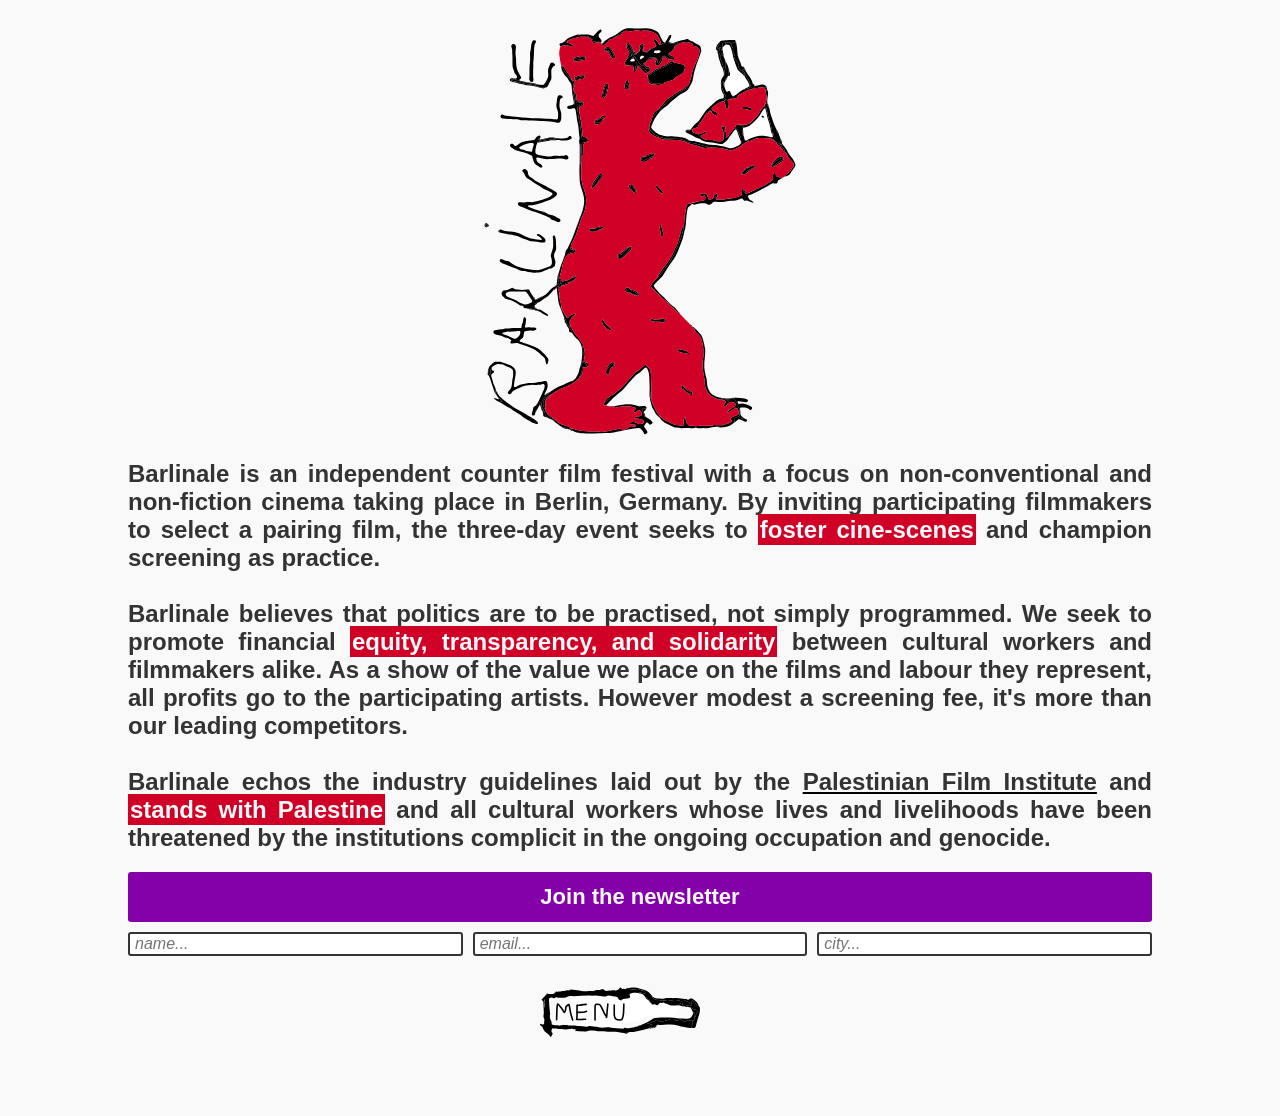
<file: index.html>
<!DOCTYPE html>
<html lang="en">
<head >
    <link rel="stylesheet" href="styles.css">
    <meta charset="UTF-8">
    <meta name="viewport" content="width=device-width, initial-scale=1.0">
    <title>Barlinale</title>
    <link rel="icon" href="images/barlinale-icon.png">
 
</head>
<body>
    
<div class="logo">
    <a href="/index">
    <svg width="971" height="1245" viewBox="0 0 971 1245" fill="none" xmlns="http://www.w3.org/2000/svg">
<rect width="971" height="1245" fill="none"/>
<path d="M900.403 340.398L798.541 349.406C785.206 301.419 768.339 259.964 748.96 214.089C722.258 150.873 750.973 168.283 742.48 137.732C733.25 104.517 729.988 94.6889 720.758 61.4739C739.387 48.4829 747.661 51.6463 766.333 51.3524C770.533 66.1876 776.157 91.9132 779.713 102.822C788.243 128.967 801.672 134.031 813.833 158.106C823.344 176.936 856.19 213.833 863.902 230.875C882.518 272.048 877.419 294.917 900.397 340.398H900.403Z" fill="white"/>
<path d="M570.745 59.5615H442.855V172.579H570.745V59.5615Z" fill="white"/>
<path d="M527.864 799.394C515.603 790.198 517.078 790.311 524.458 777.857C525.714 775.744 528.007 774.231 529.882 772.512C533.169 769.505 536.887 766.911 538.95 762.766C541.462 761.328 543.905 759.759 545.661 757.427C548.167 754.113 550.604 750.75 552.91 747.299C557.535 740.372 562.284 733.558 567.908 727.381C569.621 725.5 571.195 723.443 572.564 721.292C575.995 715.891 579.488 710.508 582.556 704.9C588.399 694.229 593.78 683.326 598.379 672.029C602.96 660.764 607.647 649.548 611.371 637.964C615.009 626.667 618.121 615.264 618.139 603.255C619.364 600.929 619.695 598.416 619.764 595.828C619.87 591.989 619.677 588.088 620.308 584.337C621.158 579.292 621.683 574.222 622.401 569.171C623.257 563.175 624.37 557.211 625.451 551.247C625.845 549.053 626.345 546.859 626.994 544.721C627.676 542.482 629.05 540.663 631.45 540.119C639.837 538.206 647.829 534.768 656.428 533.674C657.997 533.474 659.528 532.911 661.065 532.473C665.677 531.154 670.289 529.885 675.151 529.91C677.438 529.923 679.6 529.266 681.519 528.054C682.268 527.578 683.137 526.753 683.293 525.959C684.043 522.171 684.212 518.382 682.069 514.881C681.112 513.719 680.169 512.549 679.213 511.393C678.532 510.574 678.65 510.136 679.863 509.405C680.381 509.092 680.95 508.861 681.494 508.592C682.431 508.73 683.368 508.855 684.306 508.999C685.962 509.255 687.237 510.118 688.105 511.537C689.586 513.969 690.874 516.469 691.53 519.301C691.955 521.127 692.661 522.927 693.517 524.596C693.886 525.322 694.892 525.991 695.717 526.166C698.866 526.822 702.003 526.941 704.641 524.559C705.765 524.403 706.472 523.802 706.628 522.64L706.472 522.79C707.684 522.596 708.378 521.908 708.509 520.677L708.421 520.845C710.171 519.733 711.915 518.607 713.689 517.526C713.789 517.463 714.277 517.738 714.308 517.907C714.577 519.251 713.402 519.97 712.896 520.983C711.758 523.265 711.79 523.365 714.458 525.159C715.608 525.634 716.758 526.503 717.914 526.516C725.544 526.603 733.174 526.584 740.798 526.416C742.992 526.366 745.173 525.69 747.366 525.322C749.241 525.009 751.135 524.428 753.003 524.478C758.79 524.628 764.42 523.302 769.982 522.252C777.125 520.902 784.093 518.464 790.711 515.281C794.354 513.525 795.079 510.987 793.954 507.379C793.092 504.61 792.542 501.834 792.629 498.946C792.654 498.002 792.829 497.058 792.96 496.12C793.16 494.67 795.491 493.857 796.779 494.876C798.016 495.851 799.134 496.983 800.309 498.046C800.228 500.646 800.716 503.16 801.815 505.504C802.715 507.436 804.215 508.423 806.452 507.773C808.015 508.461 809.546 508.273 811.077 507.642C815.495 505.823 819.988 504.166 824.331 502.184C832.743 498.346 841.035 494.245 849.453 490.419C858.183 486.449 866.432 481.641 874.493 476.471C876.368 475.271 878.474 474.421 880.311 473.17C882.405 471.739 884.405 470.132 886.267 468.407C888.492 466.356 889.454 463.662 889.31 460.636C889.235 459.048 888.892 457.466 888.835 455.878C888.729 452.565 889.804 449.589 891.854 447.013C892.172 446.613 892.966 446.538 893.56 446.413C893.841 446.357 894.178 446.532 894.485 446.632C897.69 447.676 898.315 448.308 897.778 451.321C897.39 453.49 897.765 454.728 899.653 456.097C902.365 458.06 905.008 459.285 908.439 458.885C910.639 458.629 912.913 458.754 915.119 459.004C916.325 459.142 917.463 459.898 918.631 460.367C914.732 462.561 910.864 464.818 906.92 466.931C905.127 467.894 903.796 469.038 903.527 471.189C903.371 472.451 903.071 473.708 902.74 474.946C902.221 476.871 900.528 478.29 898.534 478.228C896.641 478.165 894.716 477.965 892.872 477.54C889.529 476.771 886.523 477.571 883.648 479.166C882.53 479.785 881.511 480.566 880.436 481.266C878.287 482.66 876.231 484.23 873.962 485.392C859.733 492.688 846.06 501.078 831.337 507.423C826.931 509.324 822.444 511.043 818.038 512.937C816.582 513.562 815.195 514.387 813.87 515.269C813.008 515.844 812.733 516.969 813.139 517.82C814.389 520.402 815.714 522.965 817.257 525.378C817.901 526.384 819.082 527.172 820.182 527.741C823.6 529.523 826.9 531.442 829.543 534.312C829.73 534.518 829.874 535.081 829.755 535.199C829.374 535.587 828.874 536.087 828.393 536.112C827.468 536.162 826.456 536.093 825.6 535.756C822.919 534.712 820.307 533.511 817.657 532.386C813.489 530.623 809.277 529.266 804.621 530.129C802.996 530.429 801.472 529.754 800.272 528.56C798.691 526.978 797.172 525.328 795.535 523.809C795.129 523.434 794.285 523.177 793.766 523.321C791.61 523.928 789.486 524.646 787.392 525.44C779.537 528.397 771.463 530.254 763.045 530.348C756.278 530.423 749.691 531.93 743.079 532.986C736.043 534.111 729.081 534.205 722.038 533.818C718.208 533.611 714.364 533.599 710.527 533.618C708.909 533.63 707.415 534.224 706.228 535.437C704.878 536.806 703.534 538.188 702.103 539.463C698.46 542.72 693.623 543.564 689.786 540.613C686.399 538.006 682.912 537.619 679.013 537.669C670.014 537.775 661.115 538.475 652.522 541.451C650.366 542.195 648.154 542.326 646.004 541.163C643.649 539.888 641.561 540.426 640.23 542.67C638.862 544.971 637.187 546.659 634.612 547.571C632.338 548.384 631.044 550.341 630.544 552.598C629.507 557.28 628.382 561.975 627.826 566.726C626.607 577.198 624.639 587.607 624.913 598.216C623.62 606.406 623.482 614.82 620.189 622.622C619.639 627.736 618.083 632.625 616.927 637.608C615.402 644.184 613.346 650.524 610.747 656.756C607.672 664.14 605.091 671.723 602.273 679.212C599.336 687.027 595.367 694.36 591.455 701.7C589.812 704.788 587.575 707.564 585.581 710.464C582.319 715.216 578.944 719.886 575.789 724.706C569.133 734.883 562.609 745.155 555.991 755.358C553.716 758.858 550.992 761.984 547.992 764.904C542.493 770.261 537.081 775.713 531.713 781.208C530.388 782.558 529.245 784.134 528.257 785.753C527.201 787.485 527.082 789.354 528.389 791.136C529.507 792.667 530.557 794.255 531.638 795.818C531.105 797.894 529.857 799.077 527.895 799.369L527.864 799.394Z" fill="black"/>
<path d="M591.097 61.1185C589.228 68.7142 584.904 74.5783 578.53 79.0107C576.999 80.0735 575.555 81.255 574.068 82.3803C573.762 82.4741 573.393 82.4866 573.156 82.6617C570.393 84.756 570.006 86.8815 571.949 88.9571C575.062 92.2705 578.424 95.1337 583.204 95.6151C583.51 95.6464 583.935 95.7276 584.085 95.9402C584.617 96.6779 585.298 97.4343 585.454 98.2721C585.691 99.4974 585.529 100.804 585.535 102.079C582.867 101.748 580.198 101.417 577.53 101.085C574.468 99.4599 571.343 97.9345 568.569 95.8214C566.544 94.2772 564.563 92.6831 562.551 91.1202C559.989 89.1259 555.82 89.6448 554.021 92.2642C553.121 93.5708 552.377 94.9899 551.627 96.3966C549.227 100.91 546.89 105.455 544.453 109.95C544.016 110.763 543.247 111.413 542.591 112.088C541.96 112.738 539.71 113.038 538.973 112.338C538.366 111.763 537.754 110.675 537.873 109.938C538.598 105.53 539.547 101.167 540.385 96.7779C540.691 95.1712 539.31 93.7209 537.548 93.8521C535.642 93.9959 533.679 94.0334 531.873 94.5586C528.743 95.4651 525.581 95.5901 522.381 95.5901C520.144 95.5901 517.907 95.5463 515.669 95.5151C513.563 95.4901 511.914 96.4403 510.895 98.1783C509.939 99.8162 509.295 101.635 508.514 103.373C506.164 104.805 504.215 106.637 502.871 109.069C502.102 109.581 501.334 110.094 500.571 110.607C498.378 111.063 496.609 112.157 495.491 114.133C494.678 115.564 495.097 117.096 495.303 118.596C494.51 119.634 493.472 120.628 492.172 120.065C490.179 119.209 488.073 118.271 486.504 116.839C484.217 114.745 482.361 112.176 480.324 109.806C479.699 105.43 475.7 103.205 473.837 99.6162C473.806 97.1905 472.8 95.3463 470.656 94.1397C468.994 93.2082 467.344 92.2642 465.713 91.2827C464.801 90.7326 464.813 88.6383 465.757 87.8943C466.495 87.3129 467.288 86.619 468.157 86.4377C470.013 86.0438 471.975 86.1188 473.8 85.6437C474.543 85.4499 475.05 84.3309 475.668 83.6369C475.706 83.1431 475.793 82.6617 475.931 82.1865C477.381 81.6989 478.912 81.3801 480.261 80.6924C482.63 79.4796 483.98 77.4916 483.961 74.7221C484.723 74.0281 484.905 73.1967 484.58 72.2339C485.986 69.4207 487.442 66.6512 488.179 63.5379C488.529 62.0375 489.367 60.6309 490.123 59.2617C490.391 58.7741 491.066 58.4865 491.585 58.1489C492.466 57.5738 494.616 58.4678 494.66 59.4868C494.785 62.6001 494.828 65.7134 494.903 68.833L494.922 68.7017C492.904 69.677 492.741 71.565 492.647 73.4467C492.585 74.6908 492.691 75.9224 493.616 76.9227C494.603 77.9854 495.847 77.7916 497.084 77.7041C498.359 77.9542 499.628 78.2042 500.903 78.4543C501.665 78.9169 502.39 79.4796 503.202 79.8234C505.333 80.7362 507.295 80.4236 508.908 78.6794C509.508 78.0292 509.976 77.2602 510.507 76.5413L510.439 76.5851C511.476 76.2912 512.151 75.6223 512.476 74.597C512.476 74.597 512.364 74.7033 512.37 74.7033C513.413 74.372 514.107 73.6906 514.407 72.6215L514.295 72.7966C517.038 71.64 519.594 70.1834 521.775 68.1328C525.543 67.2388 528.793 65.2508 532.017 63.2315C534.954 61.3935 535.429 59.168 533.592 55.9296C532.498 53.9978 531.317 52.1098 530.067 50.2719C528.236 47.5774 527.499 44.4953 526.712 41.4258C526.449 40.4005 528.143 38.8251 529.168 39.1814C530.055 39.4878 531.161 39.7128 531.699 40.3692C535.111 44.5078 539.404 47.9525 541.722 52.9663C542.122 53.8228 542.653 54.6292 543.185 55.417C544.634 57.5488 546.678 57.9489 549.04 57.3425C550.027 56.5985 551.215 56.0109 551.971 55.0731C553.964 52.6225 556.133 51.616 559.414 52.5225C560.838 52.9163 562.357 51.5972 562.332 49.6029C565.438 44.1265 568.55 38.6563 571.656 33.1798C572.906 30.9792 574.149 28.7349 576.343 27.3595C577.005 26.9407 578.242 26.8719 578.936 27.2157C579.636 27.5596 580.355 28.5786 580.423 29.3601C580.667 31.9482 579.617 34.2864 578.486 36.5495C576.943 39.644 575.38 42.7261 573.824 45.8144C573.324 46.5771 572.549 47.2836 572.387 48.115C571.931 50.3844 573.037 52.0411 574.962 52.4724C581.242 53.8791 587.447 54.1541 593.609 51.7785C595.646 50.9908 597.865 50.6594 600.015 50.1656C600.265 50.1093 600.839 50.3781 600.839 50.4969C600.839 51.0283 600.877 51.7347 600.571 52.0661C599.046 53.6978 597.277 54.9168 595.009 55.467C592.153 56.1609 590.885 58.1802 591.103 61.1122L591.097 61.1185ZM534.886 82.5554C539.485 83.0243 543.616 81.5989 547.521 79.3733C547.878 79.167 548.103 78.1667 547.94 77.6916C546.822 74.4407 544.428 72.7403 541.528 73.5843C538.741 74.397 535.948 74.522 533.117 74.6846C532.198 74.7346 531.286 75.0909 530.399 75.3847C529.118 75.8161 528.093 77.5603 528.08 79.2045C528.068 80.6174 529.543 82.124 531.117 82.2741C532.373 82.3929 533.629 82.4616 534.886 82.5554ZM493.828 90.0449C489.798 89.7385 487.785 90.8513 486.529 93.427C485.542 95.4463 484.792 97.4593 485.455 99.7412C485.636 100.379 487.192 101.41 487.673 101.123C490.879 99.166 494.128 97.2593 497.234 95.1525C497.828 94.7461 498.228 93.4333 498.059 92.6893C497.878 91.9016 497.028 91.0452 496.253 90.6763C495.153 90.1512 493.86 90.0511 493.835 90.0449H493.828Z" fill="black"/>
<path d="M152.207 914.694C156.675 914.831 161.15 914.944 165.618 915.125C167.636 915.206 169.242 916.125 170.517 917.732C171.586 919.082 171.33 921.064 169.873 921.739C166.068 923.502 162.206 924.871 157.875 924.402C150.788 923.64 143.858 925.259 136.865 925.915C135.559 926.04 134.359 926.959 134.141 928.285C133.472 932.38 132.097 936.343 132.022 940.55C131.985 942.876 130.947 944.845 129.141 946.408C127.21 948.077 125.348 949.828 123.442 951.528C122.967 951.953 122.386 952.26 121.93 952.704C121.011 953.585 119.974 954.492 120.086 955.905C120.205 957.386 121.505 957.943 122.655 958.343C125.979 959.499 129.285 960.806 132.71 961.531C144.071 963.938 154.557 968.839 165.218 973.109C173.492 976.422 181.403 980.817 187.552 987.694C189.677 990.076 192.008 992.32 194.464 994.358C198.72 997.891 201.526 1002.6 204.938 1006.82C206.106 1008.26 206.719 1010.19 207.406 1011.97C207.744 1012.83 207.95 1013.91 207.744 1014.78C206.869 1018.48 205.863 1022.16 204.781 1025.8C204.656 1026.22 203.782 1026.49 203.2 1026.68C202.419 1026.94 201.101 1026.2 200.944 1025.38C200.245 1021.63 198.245 1018.2 198.37 1014.21C198.413 1012.72 197.607 1011.13 196.914 1009.72C196.214 1008.3 195.351 1006.87 194.239 1005.77C191.739 1003.3 189.233 1000.75 186.371 998.76C183.415 996.697 181.884 993.471 179.041 991.258C169.898 984.143 163.593 980.117 153.744 976.141C144.852 972.553 135.734 969.608 126.642 966.582C122.998 965.37 119.405 964.013 115.806 962.688C113.962 962.012 112.156 961.85 110.175 962.162C105.769 962.85 101.332 963.406 96.8955 963.775C94.877 963.938 93.1897 962.856 92.2523 960.968C91.9961 960.456 91.8711 959.63 92.1086 959.168C92.6835 958.055 93.5084 957.074 94.2271 956.03C95.1895 954.629 95.1395 953.516 94.0396 952.797C89.5152 949.828 85.0845 946.633 79.454 946.077C76.8231 945.814 74.5297 944.658 72.3362 943.351C67.5743 940.513 62.4312 938.994 56.9632 938.325C52.5075 937.775 48.1456 936.806 44.1211 934.636C42.2964 933.655 41.1965 932.242 40.7841 930.235C40.0904 926.872 42.1214 923.133 45.421 923.121C52.1951 923.083 58.4255 919.589 65.2809 920.389C66.4994 920.533 67.843 920.201 69.0366 919.807C73.6735 918.276 78.4541 918.107 83.266 918.032C89.0215 917.938 94.7395 917.713 100.458 916.663C104.182 915.975 108.113 916.388 111.956 916.307C115.474 916.232 118.993 916.219 122.505 916.063C124.542 915.975 125.992 914.531 126.117 912.318C126.242 910.067 126.36 907.886 127.373 905.791C129.622 901.121 130.51 896.095 131.191 890.994C131.441 889.124 132.097 887.299 132.703 885.498C133.178 884.067 135.459 883.679 136.778 884.642C139.027 886.286 140.184 888.43 139.834 891.244C139.009 897.889 139.134 904.703 136.328 911.005C136.09 911.543 136.297 912.268 136.24 912.899C136.184 913.568 137.246 914.994 137.871 915.012C139.14 915.05 140.415 915.125 141.677 915.062C145.189 914.881 148.695 914.637 152.201 914.419C152.201 914.512 152.207 914.606 152.213 914.7L152.207 914.694ZM88.2029 927.422C85.9157 927.134 83.7347 926.809 81.485 927.434C77.1918 928.622 72.8549 929.648 68.5367 930.748C67.793 930.935 67.4931 931.467 67.6493 932.236C67.7118 932.53 67.7368 932.886 67.918 933.086C68.3367 933.549 68.7742 934.086 69.3178 934.324C71.9425 935.487 74.5421 936.768 77.273 937.625C85.8344 940.307 93.9396 944.026 101.989 947.921C103.101 948.459 104.482 949.009 105.613 948.815C107.782 948.446 110.169 947.996 111.925 946.79C118.243 942.451 122.38 936.631 122.723 928.647C122.761 927.76 121.38 925.897 120.567 925.797C117.055 925.353 113.581 925.684 110.069 925.99C102.77 926.622 95.4457 926.972 88.2029 927.428V927.422Z" fill="black"/>
<path d="M199.116 566.746C200.285 567.259 201.566 567.621 202.61 568.322C206.922 571.204 211.396 573.179 216.789 573.473C220.545 573.679 224.163 575.448 227.482 577.48C231.569 579.981 235.58 582.632 240.092 584.363C240.68 584.588 241.205 584.995 241.711 585.382C244.979 587.858 245.742 590.821 241.68 593.935C240.967 594.479 239.867 594.985 239.068 594.841C236.568 594.397 233.912 594.047 231.718 592.891C228.844 591.371 225.932 590.315 222.776 589.646C219.27 588.902 216.127 587.383 213.977 584.288C213.621 583.776 213.133 583.276 212.596 582.975C208.415 580.65 204.335 578.093 199.973 576.167C195.011 573.979 189.799 572.379 184.693 570.535C183.194 569.991 181.638 569.584 180.169 568.966C172.514 565.74 164.708 562.976 156.56 561.251C154.704 560.857 152.923 560.051 151.148 559.35C148.479 558.294 145.886 557.012 143.174 556.087C139.824 554.949 136.631 553.586 133.569 551.786C129.701 549.51 125.576 547.804 121.133 546.853C118.09 546.203 116.196 544.065 115.121 541.189C114.096 538.457 116.171 534.888 119.027 534.719C120.927 534.606 122.87 534.606 124.745 534.882C130.819 535.776 136.831 536.026 142.805 534.194C145.292 533.431 147.817 533.675 150.392 534.194C152.554 534.631 154.879 534.875 157.034 534.575C162.096 533.863 167.239 533.219 172.108 531.743C183.419 528.305 194.83 525.166 205.872 520.847C211.077 518.809 215.264 515.514 219.195 511.732C220.264 510.706 220.289 508.606 219.164 507.368C218.102 506.205 217.027 504.761 215.646 504.217C210.596 502.204 206.203 498.878 200.891 497.34C196.267 496.002 192.38 492.983 188.318 490.445C185.337 488.582 182.312 486.8 179.313 484.962C177.138 483.63 174.976 482.286 172.826 480.923C172.02 480.411 171.32 479.611 170.445 479.336C164.765 477.554 160.709 473.446 156.185 469.896C151.929 466.557 147.211 463.788 142.53 461.049C140.462 459.837 139.018 458.393 138.193 456.204C137.856 455.31 137.3 454.504 136.925 453.623C135.044 449.184 132.888 444.989 129.326 441.551C127.32 439.613 128.157 436.437 130.669 435.061C132.375 434.13 134.2 433.486 136.175 433.717C139.218 434.074 144.724 439.644 145.217 442.876C145.505 444.77 145.642 446.689 145.817 448.602C146.092 451.653 147.529 454.048 149.867 455.948C150.86 456.755 151.76 457.705 152.848 458.355C157.809 461.318 162.284 464.932 166.814 468.483C167.314 468.877 167.802 469.327 168.364 469.608C176.095 473.409 183.231 478.348 191.261 481.58C193.636 482.536 195.879 483.643 198.054 485.062C201.254 487.15 204.722 488.863 208.19 490.489C216.027 494.158 223.207 498.941 230.575 503.404C234.393 505.718 234.856 511.582 231.162 514.951C225.688 519.946 219.539 523.954 213.002 527.33C210.196 528.78 206.984 529.424 203.991 530.524C198.592 532.5 193.18 534.444 187.837 536.576C180.088 539.67 171.864 541.058 163.871 543.265C161.771 543.846 159.422 543.609 157.191 543.565C153.641 543.496 150.173 543.928 146.786 544.934C146.248 545.097 145.586 545.684 145.467 546.191C145.355 546.685 145.705 547.541 146.13 547.854C147.392 548.791 148.711 549.779 150.167 550.317C155.26 552.205 160.465 553.78 165.533 555.725C173.307 558.713 181.3 560.938 189.33 563.089C189.661 563.595 189.88 564.314 190.349 564.564C193.086 566.009 195.923 567.178 199.141 566.759L199.116 566.746Z" fill="black"/>
<path d="M174.172 353.702C171.198 360.128 169.748 367.011 168.336 373.876C167.567 377.633 167.748 381.515 168.479 385.316C168.729 386.616 169.504 387.773 170.679 388.311C174.147 389.905 177.584 391.468 181.503 391.968C187.827 392.781 194.107 394 200.388 395.156C206.424 396.269 212.417 396.394 218.46 395.1C223.472 394.025 228.54 393.493 233.69 394.05C237.827 394.5 241.982 394.556 246.107 393.768C246.732 393.65 247.382 393.506 248.006 393.543C251.868 393.75 255.618 393.568 259.274 391.962C260.242 391.53 261.78 392.005 262.911 392.431C264.079 392.868 265.142 393.681 266.129 394.481C268.016 396.019 268.71 398.088 268.304 400.464C267.854 403.121 265.423 405.171 262.892 404.946C261.317 404.809 259.692 404.602 258.224 404.065C253.624 402.383 248.894 401.996 244.063 402.146C239.276 402.296 234.502 402.321 229.715 402.846C224.016 403.471 218.235 403.358 212.486 403.633C209.943 403.752 207.399 404.24 204.868 404.184C199.775 404.065 194.701 403.727 189.72 402.346C185.115 401.064 180.409 400.133 175.716 399.201C174.529 398.964 173.197 399.201 171.979 399.457C171.51 399.557 170.917 400.283 170.848 400.789C170.717 401.702 170.898 402.664 170.998 403.602C171.66 409.854 175.172 414.143 180.415 417.225C181.515 417.875 182.64 418.475 183.765 419.088C186.427 420.538 188.002 422.895 189.227 425.564C190.045 427.346 188.664 429.434 186.539 429.559C184.252 429.69 181.934 429.609 180.253 427.89C177.966 425.552 175.222 423.964 172.385 422.513C166.511 419.513 163.68 414.343 161.993 408.285C160.88 404.29 159.706 400.314 158.474 396.35C157.881 394.437 156.55 392.999 154.75 392.162C147.22 388.667 139.714 385.197 131.54 383.253C123.154 381.259 114.93 378.577 106.662 376.114C105.469 375.757 104.219 375.151 103.325 374.307C100.513 371.638 97.3699 369.518 93.9391 367.755C93.1204 367.336 92.4393 366.561 91.8269 365.836C90.727 364.523 90.5145 363.023 91.0395 361.36C92.5393 356.64 97.2012 356.052 100.213 358.409C101.957 359.772 103.294 361.641 105.006 363.054C106.25 364.079 107.875 364.642 109.462 363.71C111.656 362.416 114.011 361.254 115.849 359.547C121.967 353.864 129.366 351.213 137.377 349.957C140.533 349.463 143.664 349.013 146.757 348.138C148.876 347.537 151.175 347.581 153.394 347.344C156.568 347 159.755 346.756 162.911 346.293C164.899 346.006 166.636 344.924 167.317 342.992C169.192 337.691 173.491 335.065 178.128 332.746C179.409 332.108 181.315 332.627 182.49 333.84C183.684 335.072 184.302 336.578 183.859 338.191C183.652 338.941 182.64 339.473 181.996 340.11C181.678 340.11 181.334 340.035 181.046 340.123C178.397 340.917 177.384 342.567 178.022 345.005C178.484 346.768 180.578 348.019 182.565 347.55C187.508 346.387 192.439 345.181 197.357 343.918C199.819 343.286 202.281 342.611 204.656 341.723C205.431 341.436 205.924 340.411 206.549 339.723L206.537 339.735C210.655 339.91 214.773 340.323 218.885 340.185C222.497 340.067 225.803 340.873 229.078 342.155C229.315 342.249 229.478 342.661 229.553 342.955C229.584 343.08 229.321 343.43 229.184 343.436C226.659 343.561 224.128 343.586 221.604 343.755C219.398 343.899 217.104 343.849 215.036 344.493C212.242 345.368 209.443 345.706 206.587 345.624C203.019 345.524 199.638 346.237 196.357 347.525C192.757 348.944 189.052 349.613 185.19 349.575C181.628 349.538 178.328 350.651 175.172 352.176C174.704 352.401 174.504 353.189 174.172 353.72V353.702ZM157.924 355.077C155.012 355.077 153.688 354.846 152.475 355.114C142.195 357.371 132.115 360.26 122.785 365.286C121.954 365.736 121.198 366.336 120.436 366.905C118.792 368.13 118.773 370.756 120.386 371.831C122.51 373.25 124.673 374.576 127.328 374.745C130.872 374.97 134.203 376.032 137.433 377.42C143.045 379.833 149.201 379.977 154.981 381.703C156.243 382.078 158.468 380.434 158.531 379.115C158.831 372.994 161.018 367.336 162.668 361.541C162.843 360.935 162.936 360.297 163.049 359.672C163.361 357.928 161.799 355.652 160.055 355.364C158.812 355.158 157.55 355.027 157.924 355.077Z" fill="black"/>
<path d="M25.9359 1039.8C26.5234 1036.55 28.7106 1034.08 30.1229 1031.24C35.4597 1027.24 39.7154 1021.82 45.9896 1019.08C47.1019 1018.6 48.608 1018.21 49.6828 1018.55C53.4823 1019.77 57.2693 1017.63 61.0813 1018.87C65.9307 1020.45 71.0113 1021.35 75.7669 1023.15C82.616 1025.74 89.5839 1028.07 96.008 1031.72C106.444 1037.65 108.963 1044.5 108.394 1053.47C108.05 1058.85 107.307 1064.22 106.063 1069.54C104.182 1077.62 103.638 1085.93 102.713 1094.17C102.651 1094.75 104.126 1095.88 104.801 1095.74C106.663 1095.36 108.588 1095.14 110.35 1094.48C112.125 1093.82 113.793 1092.79 115.412 1091.78C119.261 1089.38 123.423 1087.83 127.848 1086.93C133.159 1085.86 138.446 1084.65 143.796 1083.8C146.608 1083.36 149.526 1083.45 152.388 1083.49C158.794 1083.59 165.155 1083.46 171.423 1081.86C173.892 1081.23 176.435 1080.81 178.972 1080.59C184.409 1080.14 189.733 1079.23 194.92 1077.51C196.489 1076.99 198.063 1077.02 199.62 1077.52C201.188 1078.02 202.475 1078.89 203.2 1080.45C205.587 1085.6 205.669 1090.99 204.725 1096.42C204.181 1099.56 203.257 1102.62 201.782 1105.51C199.626 1109.75 197.645 1114.07 195.614 1118.38C195.501 1118.61 195.614 1118.98 195.695 1119.26C195.933 1120.15 196.351 1120.19 197.076 1119.55C200.207 1116.77 203.831 1114.73 207.55 1112.88C208.356 1112.48 209.393 1112.56 210.324 1112.42C209.818 1113.19 209.474 1114.17 208.781 1114.68C206.769 1116.19 204.669 1117.6 202.513 1118.89C200.026 1120.39 197.901 1122.32 196.314 1124.65C193.845 1128.29 191.714 1132.16 189.49 1135.96C188.015 1138.47 187.465 1141.2 187.477 1144.12C187.496 1147.9 187.302 1151.68 187.202 1155.46C186.759 1154.3 186.065 1153.18 185.928 1151.98C185.565 1148.82 185.453 1145.64 185.221 1142.47C185.203 1142.24 185.015 1142.02 184.934 1141.79C184.703 1141.12 184.359 1141.14 183.984 1141.88C182.447 1144.97 180.235 1147.79 180.022 1151.43C179.56 1152.23 178.96 1152.98 178.647 1153.83C177.154 1157.93 174.854 1161.53 172.086 1164.86C170.336 1165.6 169.742 1166.91 170.186 1168.73C168.399 1169.46 167.799 1170.76 168.292 1172.61C167.661 1174.75 166.899 1176.87 166.436 1179.05C165.799 1182.05 160.675 1183.04 158.45 1181.1C157.438 1180.21 156.775 1179.11 156.95 1177.76C157.113 1176.5 157.419 1175.24 157.825 1174.04C159.369 1169.51 161.012 1165.03 161.256 1160.13C161.368 1157.84 162.637 1155.76 164.837 1154.8C168.536 1153.16 171.054 1150.43 172.967 1147C174.835 1143.65 176.947 1140.43 178.547 1136.97C183.778 1125.66 188.902 1114.31 193.895 1102.91C195.295 1099.71 196.245 1096.29 196.389 1092.72C196.595 1087.66 193.502 1086.62 189.777 1086.46C189.165 1086.44 188.483 1086.61 187.921 1086.88C185.246 1088.16 182.403 1088.41 179.503 1088.37C178.222 1088.35 176.897 1088.2 175.679 1088.47C170.642 1089.61 165.624 1090.24 160.556 1088.68C160.262 1088.58 159.912 1088.59 159.6 1088.65C150.832 1090.26 141.777 1089.63 133.109 1092.02C132.191 1092.27 131.272 1092.59 130.416 1093C124.086 1096.04 117.374 1098.23 111.275 1101.77C109.625 1102.74 107.931 1103.71 106.138 1104.33C101.357 1105.96 97.8641 1109.02 95.3394 1113.32C94.8582 1114.14 94.277 1114.91 93.6521 1115.62C91.4399 1118.12 87.4404 1117.87 85.2969 1115.1C84.4595 1114.03 84.1783 1112.83 84.7095 1111.53C85.072 1110.65 85.4344 1109.75 85.9594 1108.96C86.4843 1108.16 87.1155 1107.4 87.8466 1106.81C93.7833 1102.03 95.6456 1095.35 96.5455 1088.24C97.1891 1083.17 97.7453 1078.08 98.3952 1073.01C98.5952 1071.44 98.8827 1069.87 99.2701 1068.34C101.101 1061.1 100.957 1053.8 100.02 1046.48C99.7263 1044.16 98.564 1042.28 96.7954 1040.77C93.6334 1038.05 90.3463 1035.73 86.2218 1034.44C81.9786 1033.13 77.8229 1031.31 73.9234 1029.18C71.0051 1027.58 67.9992 1026.88 64.8371 1026.47C62.9436 1026.22 60.9689 1026.45 59.1129 1026.07C54.4197 1025.1 50.4077 1027.72 46.0333 1028.37C43.4337 1028.75 41.6339 1030.85 39.6404 1032.44C38.3593 1032.34 37.6969 1032.92 37.6657 1034.21L37.6219 1034.23C36.2096 1034.12 35.5722 1034.74 35.7846 1036.17L35.7659 1036.22C35.4972 1036.38 35.116 1036.48 34.9785 1036.73C32.7101 1040.58 31.3665 1044.69 31.4727 1049.21C31.5227 1051.42 31.5977 1053.62 31.579 1055.83C31.579 1056.43 31.3227 1057.04 31.1103 1057.63C31.0228 1057.86 30.7291 1058.18 30.5228 1058.19C29.9479 1058.21 29.2418 1058.29 28.8106 1058.01C27.3795 1057.08 26.8796 1055.51 26.7608 1053.94C26.4109 1049.23 26.1984 1044.52 25.9297 1039.81L25.9359 1039.8Z" fill="black"/>
<path d="M189.572 820.862C196.422 816.774 202.721 811.941 208.058 806.027C213.857 799.594 220.3 794.062 227.924 789.942C229.242 790.211 230.486 789.91 231.417 789.01C233.448 787.047 235.367 784.978 237.316 782.94C239.772 780.377 240.453 777.595 238.454 774.394C237.979 773.631 237.772 772.687 237.504 771.806C237.235 770.937 238.247 769.699 239.054 769.98C240.51 770.487 242.041 770.937 243.322 771.756C245.078 772.875 245.665 774.819 245.234 776.745C244.265 781.077 242.734 785.172 239.097 788.097C238.597 788.679 238.097 789.267 237.604 789.848L237.448 790.035C235.242 791.498 233.011 792.93 230.855 794.462C230.436 794.762 230.305 795.462 230.042 795.981C228.899 796.043 228.249 796.644 228.074 797.769L227.992 797.838C224.949 797.5 222.993 798.725 222.337 801.801C221.856 802.614 221.481 803.508 220.875 804.214C219.844 805.427 218.706 806.565 217.544 807.659C212.438 812.466 208.62 818.568 202.615 822.469C197.003 826.114 191.272 829.59 185.86 833.509C182.205 836.154 178.474 838.498 174.243 840.03C171.725 839.624 170.1 841.149 168.519 842.718C167.144 844.081 166.038 845.588 166.438 847.707L166.457 847.682C165.126 847.863 164.082 848.57 163.551 849.739C163.195 850.539 162.845 851.696 163.163 852.383C164.557 855.39 166.607 857.616 170.387 856.966L170.344 856.941C170.987 858.997 172.425 859.36 174.299 858.779L174.262 858.76C174.843 860.885 176.268 861.267 178.168 860.654L178.268 860.698C177.493 861.692 176.612 862.48 175.274 862.642C174.056 862.786 172.85 863.042 171.637 863.249L170.85 863.392L170.163 862.986C169.231 861.229 167.813 860.792 165.994 861.448L166.069 861.479C165.451 860.804 164.944 859.716 164.201 859.51C157.795 857.772 151.334 856.366 144.622 857.535C141.485 856.997 138.335 856.497 135.205 855.909C132.999 855.497 132.086 854.052 131.986 851.852C131.905 849.995 130.618 848.807 128.905 848.826C124.131 848.876 120.257 846.838 116.682 844.025C111.364 839.842 105.171 837.16 99.1968 834.241C94.6724 832.034 89.5855 830.752 84.6112 829.74C79.3931 828.683 74.9937 826.808 71.8378 822.325C70.7567 820.781 69.0257 819.706 67.8196 818.23C65.4137 815.28 64.7638 811.948 66.3698 808.378C68.2133 804.277 71.1504 801.526 75.8936 801.626C81.5553 801.745 86.4734 799.525 91.2228 796.925C93.4913 795.681 95.8409 794.831 98.2469 794.018C102.965 797.45 108.521 799.007 114.064 799.788C123.125 801.07 132.311 801.614 141.398 799.632C143.947 799.075 146.416 799.319 148.909 799.794C150.846 805.215 153.796 810.047 157.245 814.63C159.151 817.155 160.801 819.875 162.564 822.513C162.632 825.182 163.676 827.264 166.157 828.477L166.169 828.502C166.057 829.959 166.682 830.615 168.163 830.352H168.175C168.606 831.321 169.556 831.878 170.369 831.484C176.487 828.539 182.561 825.482 188.61 822.394C189.06 822.163 189.229 821.388 189.535 820.862H189.572ZM101.821 804.771C95.2098 804.921 89.1918 805.583 83.3926 807.609C82.199 808.028 81.0866 808.703 79.9805 809.334C78.3932 810.235 77.6621 812.479 78.187 814.386C78.8932 816.961 80.243 819.056 82.5614 820.45C87.2296 823.251 92.0914 825.601 97.1595 827.633C103.609 830.215 110.608 831.74 115.97 836.654C116.644 837.273 117.669 837.511 118.532 837.917C121.425 839.274 124.35 840.574 127.212 841.999C133.861 845.325 140.648 845.85 147.603 843.112C149.984 842.174 152.315 841.13 154.671 840.13C156.227 839.467 157.177 838.204 157.964 836.779C158.62 835.591 158.764 834.36 158.177 833.116C157.77 832.253 157.333 831.384 156.802 830.596C151.996 823.444 147.209 816.28 142.316 809.191C140.779 806.959 138.529 806.002 135.717 805.977C129.962 805.921 124.212 805.602 118.457 805.44C112.739 805.277 106.983 806.209 101.809 804.777L101.821 804.771Z" fill="black"/>
<path d="M437.082 1226.74C438.063 1225.02 439.369 1223.61 441.306 1223.04C444.094 1222.22 447.024 1221.45 449.03 1219.37C451.555 1216.75 454.511 1216.39 457.792 1216.45C461.31 1216.51 464.835 1216.5 468.353 1216.41C469.272 1216.39 470.196 1216 471.096 1215.7C472.034 1215.4 473.034 1213.64 472.94 1212.59C472.84 1211.48 471.702 1209.92 470.721 1209.74C469.159 1209.45 467.591 1209.15 466.009 1209.03C462.197 1208.75 458.379 1208.6 454.573 1208.26C454.286 1208.24 453.724 1207.04 453.899 1206.75C455.436 1204.15 457.817 1202.49 460.704 1201.89C463.847 1201.25 467.047 1201.23 470.146 1202.51C473.696 1203.97 477.277 1205.36 480.876 1206.7C484.588 1208.08 488.425 1207.93 492.237 1207.26C495.374 1206.7 497.799 1203.14 497.068 1200.07C496.787 1198.88 496.168 1197.68 495.418 1196.7C494.018 1194.89 492.05 1193.81 489.9 1193.04C486.851 1191.94 483.695 1191.51 480.483 1191.4C477.927 1191.3 475.358 1191.32 472.809 1191.15C471.89 1191.09 470.934 1190.75 470.109 1190.31C469.634 1190.05 469.159 1189.36 469.134 1188.85C469.115 1188.31 469.515 1187.59 469.959 1187.23C470.69 1186.65 471.559 1186.14 472.446 1185.9C475.833 1184.97 479.208 1184.01 482.776 1183.84C484.645 1183.75 486.532 1183.16 488.313 1182.51C489.9 1181.94 490.881 1180.58 491.006 1178.86C491.412 1173.19 489.156 1168.92 484.17 1166.14C482.47 1165.19 480.345 1165.31 478.777 1166.6C477.539 1167.61 476.458 1168.81 475.196 1169.78C473.39 1171.17 471.303 1172.08 469.015 1172.11C468.178 1172.12 466.991 1171.63 466.584 1170.98C466.184 1170.34 466.222 1168.93 466.684 1168.34C468.059 1166.61 469.821 1165.19 471.265 1163.5C472.646 1161.88 471.665 1158.48 469.622 1157.8C460.135 1154.63 450.487 1152.7 440.413 1154.1C437.882 1154.45 435.338 1154.79 432.789 1154.93C426.708 1155.25 420.64 1155.64 414.81 1157.56C411.592 1158.63 408.536 1158.25 405.43 1157.2C404.655 1156.94 404.305 1156.63 404.686 1155.85C404.805 1155.61 405.186 1155.46 405.48 1155.34C406.336 1154.99 407.417 1154.94 407.617 1153.73C419.641 1150.52 431.851 1148.32 444.294 1147.57C448.418 1147.33 452.561 1147.42 456.698 1147.42C459.592 1147.42 462.385 1147.98 465.128 1148.92C467.234 1149.64 469.415 1150.14 471.54 1150.82C474.877 1151.89 478.133 1153.61 481.539 1153.96C484.926 1154.3 488.444 1153.17 491.925 1152.92C494.456 1152.74 497.03 1152.79 499.555 1153.02C500.749 1153.14 502.017 1153.74 502.998 1154.47C503.967 1155.19 504.836 1156.24 505.348 1157.34C505.923 1158.57 505.186 1159.8 504.548 1160.92C502.08 1161.03 499.611 1161.1 497.143 1161.25C495.918 1161.31 494.7 1161.51 493.475 1161.63C492.712 1161.71 491.95 1163.02 492.281 1163.79C493.606 1166.85 494.187 1170.29 496.837 1172.67V1172.65C496.73 1173.56 496.349 1174.53 496.562 1175.36C497.387 1178.6 498.293 1181.83 499.399 1184.99C499.836 1186.25 501.205 1186.48 502.505 1186.34C507.329 1188.8 512.416 1190.85 516.422 1194.62C518.728 1196.8 520.827 1199.2 522.927 1201.59C523.864 1202.66 523.639 1205.06 522.533 1205.98C521.084 1207.19 519.552 1208.33 517.934 1209.31C516.784 1210 515.397 1209.86 514.347 1209C512.378 1207.4 510.56 1205.61 508.604 1203.99C507.298 1202.91 505.573 1203.24 504.311 1204.38C501.374 1207.03 500.168 1210.78 498.043 1213.93C497.774 1214.33 497.918 1215.27 498.218 1215.73C499.749 1218.16 501.442 1220.47 502.98 1222.9C504.679 1225.59 506.317 1228.33 507.879 1231.1C508.579 1232.33 507.967 1234.41 506.817 1235.45C506.579 1235.67 506.348 1235.88 506.098 1236.08C501.28 1239.99 499.474 1239.73 496.805 1234.12C494.406 1229.09 491 1225 486.732 1221.54C484.92 1220.06 482.939 1219.35 480.539 1219.68C471.39 1220.92 462.229 1222.09 453.086 1223.27C453.092 1223.27 452.493 1222.88 452.493 1222.88L452.324 1223.51C450.08 1224.07 447.837 1224.64 445.606 1225.2C445.481 1224.61 445.118 1224.48 444.575 1224.88C444.5 1224.94 444.625 1225.26 444.65 1225.45C442.231 1226.43 439.707 1226.81 437.107 1226.74L437.082 1226.74Z" fill="black"/>
<path d="M796.734 359.291C796.39 359.822 796.165 360.504 795.691 360.866C786.229 368.131 775.637 373.232 764.438 377.183C762.22 377.964 760.101 378.064 757.902 377.246C750.096 374.339 741.654 373.951 733.799 371.231C732.905 370.925 731.918 370.869 730.968 370.763C726.537 370.269 722.106 369.794 717.682 369.312C713.314 369.062 708.946 368.812 704.577 368.562C701.978 367.487 699.309 366.837 696.479 367.393C694.26 367.149 691.967 367.162 689.823 366.618C682.105 364.648 674.456 362.385 666.732 360.429C659.033 358.478 651.634 355.146 643.46 355.265C642.223 355.283 640.917 354.927 639.742 354.477C634.087 352.314 628.119 351.001 622.776 347.969C620.87 346.887 618.62 346.375 616.489 345.718C614.052 344.962 611.558 344.393 609.127 343.63C606.072 342.674 603.103 341.574 599.847 343.024C599.091 343.362 597.929 343.162 597.073 342.855C595.21 342.192 593.336 342.167 591.411 342.155C583.737 342.105 576.063 341.867 568.389 341.905C563.852 341.93 559.471 341.561 555.309 339.579C554.172 339.035 552.916 338.504 551.691 338.435C545.429 338.104 540.249 334.69 534.618 332.59C531.575 331.452 529.138 329.383 526.894 327.038C523.582 323.575 520.214 320.162 516.777 316.817C515.096 315.173 514.184 313.216 513.684 310.99C513.84 308.49 514.221 305.977 514.109 303.495C513.921 299.244 515.083 295.43 517.183 291.835C518.289 289.941 519.439 288.072 520.583 286.203C521.595 284.546 521.976 282.721 522.07 280.814C522.482 280.339 522.957 279.914 523.307 279.395C525.77 275.756 527.869 271.805 530.744 268.535C533.668 265.21 535.031 260.815 538.518 257.92C539.087 257.451 539.043 256.251 539.255 255.357C540.293 255.107 540.936 254.463 541.193 253.431C542.174 253.088 542.78 252.356 543.149 251.4C543.742 250.806 544.336 250.212 544.93 249.618C545.579 249.587 546.229 249.549 546.879 249.512C547.185 249.568 547.517 249.568 547.804 249.68C550.198 250.612 550.416 250.968 549.829 252.975C549.566 253.875 549.266 254.769 548.985 255.663C546.786 258.383 544.686 261.196 542.361 263.803C532.187 275.225 525.77 288.716 520.583 302.907C520.258 303.801 520.07 304.758 519.858 305.689C519.402 307.696 519.82 309.634 521.133 311.091C523.695 313.929 526.294 316.792 529.219 319.23C535.106 324.144 541.318 328.683 548.823 330.833C557.384 333.29 565.927 335.841 575.076 334.916C579.506 334.465 583.974 334.841 588.449 335.422C595.717 336.366 603.047 336.804 610.352 337.454C617.701 338.11 625.075 340.767 631.624 345.118C632.193 346.306 632.968 347.275 634.374 347.419C637.199 347.713 639.955 348.107 642.711 349.026C644.704 349.694 647.079 349.244 649.278 349.288C650.222 349.388 651.309 349.226 652.078 349.644C654.959 351.214 658.071 351.701 661.246 352.151C663.445 352.464 665.595 353.089 667.77 353.577C668.732 354.527 669.938 354.827 671.244 354.946C677.312 355.49 683.143 357.053 688.929 358.909C691.342 359.685 693.904 360.128 696.428 360.36C699.934 360.679 703.465 360.679 706.983 360.766C712.408 360.904 717.807 360.76 723.125 362.479C725.493 363.242 728.112 363.279 730.512 364.317C732.58 365.211 734.836 365.442 737.104 365.067C742.916 366.693 748.74 368.281 754.527 369.975C756.708 370.613 758.889 370.863 761.133 370.631C766.551 370.069 771.844 369.093 776.624 366.236C778.53 365.099 780.493 364.011 782.53 363.142C785.529 361.873 787.879 359.716 790.366 357.747C791.429 356.909 791.872 355.69 791.747 354.358C791.535 352.145 791.229 349.951 790.96 347.744C791.629 348.382 792.616 348.894 792.897 349.669C793.76 352.07 794.266 354.59 795.084 357.003C795.372 357.847 796.172 358.522 796.734 359.272V359.291Z" fill="black"/>
<path d="M541.222 253.338C541.216 253.369 541.203 253.407 541.197 253.438C541.159 253.457 541.122 253.469 541.078 253.482L541.222 253.338Z" fill="black"/>
<path d="M539.274 255.288C539.274 255.288 539.262 255.338 539.255 255.369C539.224 255.376 539.193 255.388 539.168 255.394L539.274 255.294V255.288Z" fill="black"/>
<path d="M265.904 693.766C260.823 698.805 257.367 704.894 254.843 711.49C253.13 715.96 251.818 720.586 250.424 725.181C249.875 727.006 249.287 728.907 249.262 730.782C249.168 736.653 247.419 742.11 245.606 747.593C243.6 753.67 241.663 759.771 241.463 766.254C240.538 766.135 239.463 766.26 238.72 765.829C237.582 765.16 237.239 763.822 237.389 762.541C237.607 760.684 237.839 758.802 238.357 757.014C239.238 753.976 240.02 750.956 239.457 747.762C240.526 743.748 241.476 739.697 242.688 735.721C243.988 731.445 245.431 727.2 246.994 723.005C250.231 714.322 253.68 705.713 256.849 696.998C257.823 694.323 258.292 691.447 258.798 688.627C259.542 684.476 260.642 680.575 263.835 677.493C264.935 676.43 265.635 674.892 266.329 673.473C269.966 666.003 273.49 658.482 277.158 651.024C280.839 643.534 283.308 635.582 286.245 627.805C289.744 618.534 293.088 609.2 296.612 599.935C298.318 595.453 300.274 591.083 301.287 586.344C301.749 584.187 302.818 582.143 303.749 580.105C308.829 568.989 312.285 557.33 314.629 545.396C317.072 532.961 316.485 520.558 312.554 508.398C310.298 501.409 308.067 494.407 305.955 487.374C303.924 480.622 302.605 473.745 302.455 466.644C302.268 457.685 301.587 448.739 301.574 439.78C301.568 431.147 302.23 422.513 302.43 413.88C302.611 406.209 302.574 398.532 302.599 390.855C302.618 385.735 302.58 380.608 302.568 375.488C302.555 371.325 302.561 367.161 302.524 363.004C302.493 359.778 302.068 356.652 300.474 353.739C299.681 352.288 299.612 350.688 300.662 349.219C303.842 354.208 304.986 359.578 304.886 365.561C304.605 382.471 304.78 399.395 304.78 416.312C304.78 417.587 304.817 418.862 304.892 420.138C304.892 420.231 305.38 420.388 305.611 420.356C305.836 420.325 306.161 420.119 306.223 419.919C306.792 418.143 306.617 416.055 308.454 414.836C308.311 417.381 308.498 419.994 307.954 422.451C306.98 426.883 306.998 431.34 306.986 435.81C306.967 441.568 307.123 447.326 306.936 453.077C306.686 460.511 308.011 467.694 309.71 474.858C310.079 476.409 310.573 477.953 310.729 479.522C311.148 483.717 312.279 487.674 314.21 491.406C315.397 493.694 316.103 496.101 316.591 498.646C317.128 501.453 318.072 504.197 318.991 506.917C320.734 512.093 321.634 517.37 321.946 522.852C322.471 532.173 321.696 541.37 320.234 550.535C319.884 552.735 319.372 554.929 318.666 557.043C316.547 563.394 314.572 569.765 311.354 575.741C308.954 580.211 307.436 585.162 305.649 589.951C303.974 594.434 302.499 598.985 300.88 603.486C298.937 608.894 297.668 614.483 296.131 620.003C293.819 628.299 290.457 636.295 286.47 643.978C283.67 649.367 280.958 654.806 278.083 660.157C276.371 663.352 275.521 666.678 275.69 670.285C274.39 671.779 273.946 673.58 273.84 675.499C273.771 676.712 274.709 677.993 275.959 678.137C277.196 678.281 278.452 678.225 279.702 678.256C281.114 678.944 282.527 679.637 283.933 680.325C283.683 683.157 282.183 685.083 279.496 685.858C276.771 686.646 273.996 687.271 271.209 687.802C268.766 688.271 267.285 689.678 266.472 691.934C266.26 692.528 266.097 693.141 265.91 693.747L265.904 693.766Z" fill="black"/>
<path d="M231.077 664.433C231.077 668.578 231.152 672.729 231.027 676.874C230.99 678.081 230.471 679.306 230.008 680.456C229.059 682.826 228.14 685.233 226.953 687.49C224.09 692.935 224.197 698.574 225.665 704.294C226.215 706.451 227.103 708.526 227.821 710.646C228.984 714.053 229.29 717.497 228.44 721.036C228.065 722.586 227.896 724.18 227.552 725.737C227.121 727.688 226.084 729.363 224.459 730.438C220.766 732.883 217.335 735.74 212.517 736.146C210.08 736.352 207.749 737.84 205.362 738.716C199.669 740.797 193.901 742.61 188.451 745.38C185.052 747.112 181.159 747.756 177.322 748.062C174.147 748.318 170.966 748.318 167.804 748.943C166.31 749.237 164.642 748.831 163.08 748.587C159.93 748.093 156.812 747.299 153.65 746.98C148.544 746.461 143.52 745.655 138.639 744.023C135.864 743.098 132.996 743.017 130.103 743.067C124.503 743.161 119.504 741.166 114.686 738.572C113.567 737.972 112.499 737.184 111.305 736.815C101.531 733.789 92.3639 729.213 82.7964 725.656C81.0154 724.993 79.1719 724.443 77.3159 724.03C71.5729 722.743 66.7172 719.661 61.9179 716.491C59.5182 714.903 59.3682 711.327 61.4804 708.883C62.624 707.557 64.1363 707.101 65.7861 707.47C67.0172 707.745 68.3233 708.083 69.3544 708.758C73.2039 711.277 77.4221 712.621 81.9652 712.928C85.6335 713.178 88.7894 714.459 91.4828 716.947C99.1755 724.068 108.624 728.082 118.267 731.495C130.959 735.99 144.113 738.528 157.568 739.422C160.755 739.635 163.93 740.028 167.098 740.416C175.547 741.454 183.577 740.291 191.407 736.753C196.919 734.258 202.687 732.245 208.48 730.482C212.13 729.369 214.573 727.081 216.698 724.256C217.423 723.293 217.81 721.93 217.948 720.705C218.51 715.578 218.26 710.477 216.979 705.463C216.504 703.606 215.86 701.793 215.348 699.943C214.729 697.736 214.785 695.542 215.485 693.335C216.835 689.071 217.873 684.689 219.491 680.538C221.641 675.049 222.316 669.422 222.172 663.614C222.047 658.507 222.109 653.387 221.866 648.285C221.747 645.76 221.06 643.265 220.747 640.74C220.541 639.077 221.16 637.614 222.353 636.42C223.697 635.082 226.64 635.432 227.284 637.07C227.865 638.545 228.459 640.039 228.796 641.577C230.027 647.204 230.783 652.893 230.658 658.676C230.615 660.595 230.652 662.514 230.652 664.433C230.79 664.433 230.933 664.433 231.071 664.433H231.077Z" fill="black"/>
<path d="M237.182 270.267C237.42 264.753 236.708 259.539 234.514 254.332C231.471 247.13 230.915 239.534 232.627 231.788C233.246 229 233.383 226.087 233.545 223.223C233.733 219.979 234.502 216.909 235.751 213.933C237.12 210.683 239.876 209.226 243.532 210.001C245.088 210.333 246.644 210.776 248.106 211.383C249.656 212.02 250.649 213.24 250.837 215.009C251.012 216.628 250.387 218.197 248.55 218.753C245.044 219.816 243.25 222.142 242.588 225.543C242.163 227.737 241.744 229.944 241.557 232.163C241.313 235.033 241.351 237.921 241.163 240.797C240.976 243.723 241.451 246.536 242.244 249.324C243.65 254.232 245.569 259.07 246.288 264.078C247.006 269.098 246.388 274.293 246.606 279.407C246.763 283.083 245.869 286.359 243.988 289.453C242.363 292.129 240.013 293.642 236.895 293.623C235.008 293.617 233.052 293.455 231.246 292.942C226.903 291.717 222.422 291.498 218.029 290.723C210.142 289.335 202.075 289.997 194.238 288.228C192.401 287.816 190.414 287.966 188.501 287.984C179.215 288.091 169.973 287.697 160.711 286.815C154.05 286.178 147.3 286.49 140.589 286.365C133.259 286.228 125.928 286.621 118.729 284.302C115.461 283.252 111.78 283.439 108.281 283.171C103.181 282.777 98.0757 282.47 92.9701 282.139C91.3765 282.033 89.758 281.751 88.1894 281.901C81.7403 282.52 75.4349 281.02 69.0544 280.757C66.3298 280.645 64.2176 279.276 62.7803 276.913C61.7741 275.262 61.8054 273.13 62.9302 271.499C64.3738 269.398 66.7047 268.335 68.6482 268.879C68.9544 268.967 69.2919 268.992 69.5669 269.129C76.6409 272.593 84.2462 273.099 91.9577 273.656C101.825 274.368 111.636 275.837 121.479 276.975C122.747 277.119 124.022 277.375 125.285 277.338C136.196 277.056 146.938 278.676 157.724 279.951C162.455 280.514 167.292 280.151 172.078 280.182C174.322 280.195 176.597 279.876 178.796 280.182C193.719 282.233 208.842 280.951 223.765 282.983C226.603 283.371 229.509 283.321 232.383 283.383C234.12 283.421 236.176 281.639 236.383 279.826C236.733 276.65 236.92 273.455 237.182 270.273V270.267Z" fill="black"/>
<path d="M404.992 1117.23C405.592 1117.03 406.324 1116.98 406.78 1116.6C413.441 1111.15 420.678 1106.42 426.646 1100.11C434.107 1092.22 441.994 1084.74 448.718 1076.15C450.68 1073.65 453.049 1071.46 455.167 1069.07C457.704 1066.2 460.154 1063.26 462.679 1060.38C466.259 1056.3 469.784 1052.16 474.446 1049.2C483.101 1043.72 491.163 1037.48 498.274 1030.07C498.493 1029.84 498.749 1029.64 498.993 1029.43C500.311 1028.31 503.023 1028.26 504.367 1029.38C508.829 1033.1 512.678 1037.39 515.303 1042.58C517.178 1046.3 518.315 1050.24 518.328 1054.54C518.371 1069.56 520.252 1084.51 520.177 1099.54C520.165 1102.72 520.077 1105.91 520.021 1109.11C518.678 1110.13 518.146 1111.55 518.128 1113.18C518.09 1117.55 518.078 1121.93 518.028 1126.31C518.009 1127.94 517.372 1129.33 516.053 1130.35C514.484 1127.07 514.584 1123.51 514.453 1120.04C514.291 1115.57 514.453 1111.07 514.622 1106.59C514.909 1098.92 515.266 1091.26 514.335 1083.59C513.991 1080.74 514.091 1077.82 514.141 1074.94C514.278 1067.22 513.141 1059.61 512.06 1052C511.791 1050.13 511.122 1048.29 510.423 1046.52C509.485 1044.13 508.304 1041.85 507.304 1039.5C505.598 1035.49 503.23 1035.11 499.749 1037.83C496.231 1040.57 493 1043.73 489.938 1046.99C487.044 1050.07 483.988 1052.81 480.12 1054.55C475.94 1056.44 472.696 1059.53 469.659 1062.85C462.741 1070.4 455.823 1077.96 448.999 1085.6C446.237 1088.7 443.631 1091.95 441.107 1095.24C436.395 1101.4 430.758 1106.61 424.684 1111.34C414.81 1119.02 405.174 1126.91 397.019 1136.48C394.95 1138.9 392.4 1140.91 390.101 1143.14C387.57 1145.59 385.07 1148.07 382.558 1150.54C380.746 1151.04 379.065 1152.05 377.034 1151.58C375.371 1151.2 374.221 1149.59 374.903 1148.05C375.803 1146.02 376.871 1144.07 377.871 1142.08C382.558 1139.85 386.332 1136.48 389.819 1132.7C392.838 1129.41 396.031 1126.29 399.106 1123.05C400.412 1121.68 401.605 1120.2 402.855 1118.77L402.749 1118.84C403.493 1118.3 404.236 1117.77 404.98 1117.23L404.992 1117.23Z" fill="black"/>
<path d="M308.449 414.849C306.611 416.069 306.786 418.157 306.218 419.932C306.155 420.132 305.83 420.332 305.605 420.37C305.368 420.407 304.893 420.245 304.887 420.151C304.812 418.876 304.774 417.6 304.774 416.325C304.774 399.408 304.599 382.485 304.88 365.574C304.98 359.591 303.83 354.221 300.656 349.232C300.781 348.294 300.668 347.238 301.068 346.444C302.437 343.724 302.443 340.886 302.099 337.992C301.799 335.447 301.393 332.915 301.087 330.371C300.206 323.063 299.494 315.742 299 308.384C298.681 303.639 297.469 298.919 296.363 294.261C294.882 288.016 294.05 281.677 293.226 275.331C292.526 269.942 291.738 264.566 290.895 259.202C290.595 257.32 290.101 255.451 289.52 253.632C288.464 250.331 286.42 249.162 282.858 249.8C280.652 250.193 278.49 250.806 276.29 251.231C273.428 251.788 270.572 251.775 267.729 251.025C265.948 250.556 264.286 248.593 264.317 246.855C264.348 245.073 265.904 242.779 267.491 242.435C271.541 241.554 275.615 240.766 279.677 239.934C280.308 239.978 280.965 240.159 281.571 240.053C285.558 239.334 287.37 237.396 287.414 233.783C287.433 232.195 287.464 230.569 287.176 229.019C286.026 222.78 285.145 216.447 283.414 210.364C281.621 204.075 281.752 197.779 281.783 191.415C281.79 190.065 282.471 189.008 283.458 188.127C283.546 189.996 283.639 191.865 283.727 193.735C283.496 195.873 283.171 198.036 285.345 199.499C287.276 205.619 288.232 211.958 289.482 218.229C290.238 221.992 290.757 225.806 291.476 229.582C292.057 232.651 294.1 234.245 296.95 233.439C301.356 232.195 305.768 232.007 310.261 232.42C310.811 235.289 309.717 237.403 307.236 238.809C305.855 239.591 304.399 240.241 302.968 240.947C301.256 241.791 299.506 242.554 297.844 243.492C296.694 244.136 295.988 245.28 295.788 246.567C295.3 249.737 295.544 252.875 296.044 256.057C297.175 263.284 298.019 270.561 299.05 277.807C299.362 280.008 299.718 282.233 300.337 284.359C302.393 291.411 303.349 298.681 304.462 305.896C306.161 316.899 307.355 327.976 308.742 339.029C309.073 341.686 310.517 343.068 313.01 343.249C317.197 343.556 321.234 342.518 325.334 342.03C326.134 343.649 327.146 345.2 327.684 346.9C328.29 348.801 327.009 350.676 325.121 351.033C323.628 351.32 322.078 351.345 320.61 351.701C319.766 351.908 319.022 352.533 318.229 352.971C316.654 353.046 315.066 353.052 313.498 353.208C311.392 353.414 310.03 354.696 309.455 356.647C309.011 358.147 308.655 359.729 308.624 361.285C308.417 371.688 307.417 382.11 309.061 392.487C308.142 395.869 308.661 399.302 308.661 402.727C308.661 406.772 308.524 410.817 308.442 414.856L308.449 414.849Z" fill="black"/>
<path d="M187.202 1155.46C187.302 1151.68 187.49 1147.89 187.477 1144.11C187.465 1141.19 188.015 1138.46 189.49 1135.95C191.721 1132.15 193.845 1128.28 196.314 1124.64C197.895 1122.31 200.026 1120.38 202.513 1118.89C204.669 1117.59 206.769 1116.18 208.781 1114.68C209.474 1114.16 209.818 1113.18 210.324 1112.41C219.798 1104.93 233.171 1097.06 239.196 1094.04C239.483 1093.89 239.758 1093.73 240.058 1093.62C245.089 1091.63 250.357 1090.08 255.093 1087.55C259.612 1085.14 264.261 1083.12 268.935 1081.13C271.566 1080 274.303 1079.11 277.003 1078.15C283.552 1075.84 288.658 1072 292.076 1065.69C296.032 1058.37 299.925 1051.15 301.437 1042.8C301.987 1039.77 302.412 1036.46 304.487 1033.85C306.156 1033.32 306.862 1031.92 307.449 1030.46C309.211 1026.11 310.674 1021.67 310.917 1016.93C310.917 1016.92 311.649 1016.82 311.774 1016.97C312.705 1018.14 312.761 1019.92 314.355 1020.63C315.311 1022.46 317.073 1023.2 318.823 1023.98C319.966 1024.49 321.079 1025.08 322.154 1025.72C322.978 1026.2 323.616 1028.27 323.11 1029.19C322.666 1029.98 321.997 1031.03 321.247 1031.2C319.104 1031.69 316.867 1031.72 314.686 1032.07C312.986 1032.36 311.88 1033.56 311.292 1035.09C310.842 1036.26 310.493 1037.53 310.43 1038.78C310.174 1043.62 308.587 1048.08 307.018 1052.6C305.143 1058.01 302.619 1063.12 300.394 1068.37C299.419 1069.19 298.35 1069.92 297.482 1070.85C289.689 1079.15 280.196 1085.01 270.06 1089.92C263.73 1092.98 257.418 1096.12 250.657 1098.2C248.832 1098.76 247.088 1099.62 245.37 1100.47C235.921 1105.18 226.647 1110.19 218.292 1116.72C215.861 1117.34 213.505 1118.07 212.343 1120.63L212.468 1120.54C211.243 1120.78 209.906 1120.79 208.812 1121.32C203.819 1123.7 199.926 1127.5 196.682 1131.85C190.858 1139.67 190.046 1148.17 194.233 1157.02C195.183 1159.02 196.457 1160.87 197.582 1162.79C198.588 1168.07 201.063 1172.61 204.544 1176.64C204.838 1177.54 204.925 1178.6 205.462 1179.32C210.187 1185.63 216.111 1190.2 224.029 1191.77C224.516 1192.4 225.004 1193.02 225.491 1193.66C225.491 1193.66 225.872 1194.19 225.872 1194.19C225.81 1195.7 225.185 1196.91 223.966 1197.83C223.966 1197.83 223.723 1197.68 223.729 1197.68C223.316 1195.93 222.142 1195.45 220.498 1195.72C220.498 1195.72 219.998 1195.4 220.004 1195.41C219.829 1194.29 219.217 1193.84 218.105 1194.16C218.105 1194.16 217.817 1193.99 217.823 1193.99C217.057 1192.6 215.836 1192.01 214.161 1192.22C212.255 1191.45 210.349 1190.69 208.443 1189.94C207.8 1188.33 206.644 1187.58 204.894 1187.83C203.863 1184.81 200.526 1183.62 199.313 1180.66C198.157 1177.83 196.595 1175.18 195.208 1172.44C195.17 1170.32 195.545 1168.03 192.945 1166.97L193.008 1167.05C193.239 1165.3 192.933 1163.82 191.083 1163.08L191.146 1163.18C191.339 1161.43 191.039 1159.94 189.158 1159.23L189.227 1159.34C189.402 1157.58 189.09 1156.08 187.184 1155.41L187.196 1155.49L187.202 1155.46Z" fill="black"/>
<path d="M645.617 332.927C639.58 330.177 634.275 325.907 627.669 324.319C626.932 324.144 626.413 323.043 625.788 322.375C625.613 320.38 625.438 318.392 625.27 316.398C625.27 316.398 625.27 316.423 625.276 316.423C628.65 316.554 632.019 316.736 635.393 316.786C637.037 316.811 638.299 315.992 638.987 314.422L638.743 314.547C641.049 315.223 642.855 313.941 644.748 313.003C644.611 314.341 644.467 315.679 644.323 317.017C643.378 318.288 643.486 319.518 644.648 320.705L644.892 320.999C645.404 321.499 645.917 321.999 646.436 322.5C650.647 325.075 655.191 326.894 659.896 328.332C660.471 328.507 661.121 328.464 661.734 328.52C662.421 329.12 663.015 330.014 663.815 330.27C666.302 331.058 667.914 332.934 669.745 334.565C669.939 336.203 670.345 337.866 671.938 338.566C675.138 339.973 678.263 341.417 681.15 343.461C683.237 344.937 685.78 345.512 688.405 345.537C692.867 345.574 697.329 345.712 701.797 345.768C704.365 345.806 706.859 346.106 709.284 347.069C716.289 349.863 723.65 349.513 730.981 349.419C735.218 349.363 739.423 345.162 739.298 340.579C739.18 336.116 739.142 331.652 738.992 327.188C738.78 320.993 737.174 315.229 733.443 310.184C731.324 307.314 731.793 304.995 736.418 305.039C737.374 305.045 738.33 305.07 739.286 305.082C740.186 307.421 741.254 309.702 741.248 312.309C741.248 313.872 741.104 315.573 741.636 316.979C743.142 320.937 742.817 325.031 743.01 329.089C743.098 330.971 743.135 332.859 743.235 334.74C743.348 336.847 743.785 337.21 746.929 337.935C749.71 338.323 751.984 337.629 753.122 334.828C755.278 329.495 758.702 325.006 762.239 320.543C765.589 316.323 769.07 312.291 773.356 309.002C774.2 310.021 775.294 310.534 776.556 310.928C780.581 312.184 783.124 314.76 783.318 319.18C783.43 321.818 784.386 324.05 785.811 326.288C787.498 328.939 787.798 332.315 789.967 334.822C790.442 335.372 790.329 336.641 790.154 337.51C789.836 339.066 789.261 340.573 788.792 342.098C788.405 341.611 787.848 341.186 787.648 340.636C784.955 333.134 782.349 325.607 779.631 318.117C779.206 316.948 778.406 315.904 777.712 314.848C777.125 313.96 775.15 313.616 774.244 314.31C773.256 315.066 772.219 315.86 771.5 316.848C767.364 322.512 763.501 328.395 759.146 333.884C756.959 336.641 754.534 339.173 753.178 342.467C752.166 344.918 750.384 346.75 748.428 348.388C744.766 351.457 741.011 354.414 737.292 357.415C735.105 357.69 732.868 358.378 730.731 358.146C726.006 357.64 721.32 356.709 716.633 355.89C712.246 355.121 707.834 354.358 703.453 353.714C699.091 353.07 694.679 352.401 690.261 351.982C681.875 351.195 674.013 348.932 667.627 343.005C666.645 342.098 665.402 341.836 664.077 342.023C661.759 339.967 657.534 339.517 654.441 338.648" fill="black"/>
<path d="M200.848 186.076C197.086 188.895 192.911 189.958 188.3 188.914C182.706 187.651 177.145 186.457 171.745 184.3C167.359 182.55 162.515 181.781 157.804 181.018C153.092 180.249 148.286 180.037 143.524 179.549C141.624 179.355 139.712 179.186 137.837 178.818C132.507 177.767 127.195 176.636 121.883 175.498C120.321 175.16 118.696 174.904 117.265 174.241C111.091 171.391 104.648 169.915 97.8613 169.628C96.3553 169.565 94.843 168.646 93.4244 167.946C91.2059 166.852 90.0436 164.376 90.6747 162.432C91.5184 159.825 93.9431 158.031 96.4177 158.237C97.3614 158.318 98.3487 158.387 99.2299 158.7C102.354 159.813 105.542 159.481 108.729 159.294C111.435 159.131 112.897 157.443 112.378 154.893C112.066 153.348 111.585 151.792 110.891 150.391C110.335 149.279 109.447 148.26 108.504 147.422C105.735 144.959 104.442 141.808 103.654 138.282C103.098 135.812 102.367 133.312 101.273 131.042C99.4111 127.191 98.6737 123.178 98.6425 118.977C98.5862 110.668 98.5862 102.354 98.4925 94.0451C98.4612 91.1756 98.2363 88.2999 98.08 85.4304C97.9613 83.1985 97.5301 80.9417 97.7426 78.7411C98.2425 73.521 97.6363 68.5446 95.4366 63.7621C95.0492 62.9244 94.8805 61.9116 94.8867 60.9801C94.893 58.9671 95.6554 57.1916 97.3864 56.0789C101.38 53.5094 106.966 55.5162 108.372 59.9674C109.154 62.4368 109.485 64.9187 109.01 67.5256C108.497 70.3451 107.985 73.2021 107.873 76.0529C107.641 81.7731 107.535 87.4246 108.735 93.1887C109.829 98.4276 109.454 103.998 109.529 109.424C109.66 118.439 110.997 127.279 114.134 135.687C115.79 140.126 118.615 144.133 120.952 148.31C122.039 150.26 123.295 152.117 124.358 154.08C125.351 155.924 124.877 158.719 123.27 160.281C122.371 161.157 121.221 161.776 120.19 162.52C118.79 163.532 119.284 164.595 120.083 165.695C120.265 165.945 120.321 166.283 120.44 166.583C118.152 167.071 116.009 166.896 114.078 165.389C113.072 164.608 112.059 163.751 110.916 163.245C109.185 162.476 107.36 161.607 105.517 161.438C102.348 161.15 99.1361 161.35 95.9428 161.375C95.1492 161.382 94.0618 162.595 94.2055 163.326C94.3243 163.92 94.468 164.639 94.868 165.014C95.5429 165.652 96.3928 166.427 97.2364 166.514C104.279 167.246 111.028 168.965 117.453 171.972C118.29 172.366 119.327 172.572 120.252 172.51C124.195 172.228 127.807 173.635 131.501 174.573C136.15 175.754 140.781 176.848 145.649 176.567C147.199 176.479 148.798 176.955 150.354 177.248C151.917 177.549 153.454 178.236 155.004 178.261C161.503 178.367 167.671 180.218 173.576 182.469C181.225 185.382 188.931 186.638 197.03 186.045C198.298 185.951 199.586 186.063 200.867 186.082L200.848 186.076Z" fill="black"/>
<path d="M56.4955 1128.71C54.0645 1125.34 51.6273 1121.98 49.1964 1118.62C49.5151 1116.84 48.9027 1115.56 47.2029 1114.85C47.6591 1113.25 47.3092 1111.72 46.7717 1110.2C46.4593 1109.31 46.1531 1108.41 46.0093 1107.49C45.9031 1106.8 46.4468 1106.51 47.2592 1106.71C47.8778 1106.86 48.484 1107.03 49.0964 1107.19C48.5653 1109.09 49.3027 1110.31 51.1149 1110.96C50.7462 1112.8 51.5149 1114 53.2084 1114.68C56.7892 1122.14 63.0634 1127.24 69.1626 1132.36C79.205 1140.8 89.8349 1148.49 100.733 1155.8C102.321 1156.86 103.952 1157.88 105.627 1158.8C115.7 1164.39 125.861 1169.82 135.848 1175.55C142.216 1179.21 148.333 1183.29 154.564 1187.19C157.545 1189.05 160.476 1190.99 163.488 1192.8C167.912 1195.45 171.805 1198.74 175.249 1202.54C175.792 1203.13 175.842 1204.31 175.849 1205.22C175.849 1206.32 174.474 1207.57 173.199 1207.57C171.637 1207.57 169.706 1207.82 168.568 1207.04C164.538 1204.28 159.401 1204.19 155.495 1201.26C151.871 1198.54 147.409 1197.37 143.584 1195.09C138.366 1191.99 133.323 1188.55 128.48 1184.89C124.393 1181.8 120.337 1178.73 115.9 1176.16C113.694 1174.88 111.67 1173.29 109.532 1171.88C107.126 1170.3 104.77 1168.61 102.239 1167.26C99.9648 1166.05 97.7526 1164.84 95.8278 1163.09C94.8905 1162.24 93.7344 1161.62 92.6345 1160.97C85.4854 1156.73 78.2364 1152.64 71.2061 1148.21C67.6878 1145.99 63.5445 1144.88 60.4512 1141.97C60.4512 1141.66 60.5012 1141.35 60.4512 1141.04C60.0388 1138.38 60.0762 1138.33 62.2447 1138.8C63.4446 1139.07 64.6382 1139.4 65.8505 1139.5C66.2692 1139.53 66.7816 1138.97 67.1566 1138.59C67.2441 1138.5 67.0378 1137.97 66.8441 1137.77C64.2257 1135.13 61.626 1132.47 58.9264 1129.92C58.2952 1129.33 57.3204 1129.1 56.5017 1128.71H56.4955Z" fill="black"/>
<path d="M883.266 342.017C882.647 341.967 882.047 341.836 881.466 341.611C882.422 340.705 883.528 340.254 884.872 340.204C886.759 340.129 888.653 339.961 890.534 339.754C891.665 339.629 892.834 338.01 892.596 336.954C892.04 334.49 891.29 332.058 890.896 329.57C890.521 327.157 889.028 325.625 887.384 324.119C885.066 318.161 885.403 311.641 883.441 305.608C883.572 299.725 881.372 294.455 879.217 289.147C878.023 286.215 876.554 283.264 876.079 280.188C874.567 270.467 871.311 261.171 869.499 251.531C868.88 248.243 867.274 245.617 863.537 244.985C862.987 244.892 862.531 244.266 862.031 243.885L862.162 243.61C863.731 242.947 864.069 241.672 863.862 240.14L864.131 239.653C865.618 239.103 866.006 237.909 865.981 236.471L866.274 235.983C867.706 235.483 869.018 234.983 870.193 236.689C871.743 238.94 873.467 241.016 874.098 243.798C874.255 244.479 875.361 244.948 876.029 245.517C878.01 248.493 878.81 251.956 879.31 255.344C880.654 264.509 883.885 273.099 886.703 281.833C890.109 292.398 894.527 302.557 898.833 312.766C900.233 321.124 900.689 322.05 906.525 328.326C909.088 333.146 910.494 338.391 912.225 343.524C911.706 347.025 912.481 349.907 915.999 351.489C916.924 353.145 916.737 354.858 916.287 356.59C915.674 358.247 915.687 360.222 913.874 361.26L913.906 361.235C913.687 360.141 913.018 359.522 911.912 359.378L911.931 359.409C911.306 357.596 909.863 357.265 908.188 357.346C907.588 355.715 906.257 355.24 904.682 355.158C902.763 354.533 900.845 353.914 898.926 353.289C898.07 352.608 897.208 351.932 896.358 351.251C895.852 350.638 895.346 350.026 894.833 349.413C893.646 348.019 892.521 346.562 891.246 345.249C890.109 344.08 888.615 343.712 886.991 343.899L887.053 343.93C886.309 342.261 884.997 341.724 883.26 342.024L883.266 342.017Z" fill="black"/>
<path d="M58.7987 618.86C60.8422 617.716 62.9106 617.128 65.1416 618.422C73.2343 623.098 82.2144 623.53 91.1695 623.336C96.0626 623.23 100.712 623.648 105.268 625.361C106.761 625.924 108.267 626.505 109.817 626.868C117.654 628.706 124.721 632.488 132.027 635.658C137.288 637.94 142.382 640.609 147.65 642.878C149.662 643.741 151.93 644.047 154.105 644.466C156.292 644.885 158.604 644.841 160.71 645.504C168.722 648.017 177.052 648.255 185.282 649.224C186.257 649.336 187.444 648.536 187.419 647.767C187.407 647.161 187.488 646.373 187.157 645.986C184.032 642.328 180.783 638.834 176.015 637.189C174.871 636.796 173.89 635.795 172.99 634.92C172.615 634.557 172.409 633.726 172.534 633.207C172.659 632.682 173.203 632.076 173.715 631.869C174.571 631.519 175.621 631.132 176.458 631.325C178.614 631.825 180.895 632.294 182.77 633.388C187.763 636.302 192.131 640.078 196.05 644.329C196.899 645.248 197.543 646.417 198.068 647.573C199.037 649.699 199.118 651.912 198.087 654.063C197.206 655.888 195.9 657.307 193.725 657.27C190.219 657.213 186.694 657.164 183.214 656.782C179.727 656.401 176.29 655.619 172.828 655.019C167.472 654.094 162.116 653.106 156.636 653.331C153.361 653.463 150.306 652.731 147.437 651.118C144.075 649.23 140.438 648.136 136.726 647.061C132.152 645.735 127.621 643.979 123.415 641.772C117.985 638.915 112.367 636.921 106.355 635.883C104.786 635.614 103.212 635.226 101.724 634.67C98.6997 633.539 95.6251 633.032 92.4006 632.738C87.6512 632.307 82.933 631.338 78.2461 630.4C72.3094 629.219 66.4102 627.843 60.4985 626.549C58.2238 624.361 57.7363 621.785 58.7987 618.86Z" fill="black"/>
<path d="M560.156 1195.7C567.086 1199.71 574.398 1202.96 581.678 1206.25C585.74 1208.08 590.058 1209.35 594.264 1210.87C601.275 1211.25 608.168 1213.24 615.261 1212.35C615.892 1212.27 616.511 1212.09 617.136 1211.95C618.073 1211.75 619.41 1209.96 619.16 1209.02C617.986 1204.63 617.898 1200.17 618.179 1195.68C618.361 1192.74 619.242 1190.04 621.329 1187.85C621.523 1187.65 621.885 1187.62 622.173 1187.52C622.898 1187.28 623.429 1187.57 623.504 1188.4C623.879 1192.87 624.629 1197.25 625.991 1201.54C627.316 1205.7 630.247 1208.62 633.277 1211.46C633.915 1212.06 634.996 1212.36 635.915 1212.47C641.951 1213.15 647.988 1213.87 654.043 1214.33C656.568 1214.52 659.193 1214.41 661.68 1213.95C667.404 1212.88 673.153 1213.12 678.909 1213.14C685.308 1213.15 691.707 1213.21 698.1 1213.07C700.644 1213.02 703.224 1212.69 705.699 1212.1C709.155 1211.28 712.617 1210.8 716.154 1210.79C723.191 1210.79 730.227 1210.83 737.258 1210.85C736.52 1211.43 735.864 1212.27 735.027 1212.52C733.846 1212.89 732.527 1212.93 731.271 1212.94C726.815 1212.99 722.353 1212.94 717.898 1212.97C716.317 1212.99 714.742 1213.1 713.161 1213.23C712.873 1213.26 712.605 1213.52 712.33 1213.68C712.78 1214.02 713.223 1214.65 713.692 1214.67C717.185 1214.83 720.691 1214.87 724.191 1214.97C725.628 1215.01 726.478 1215.87 726.971 1217.14C726.428 1217.13 725.997 1217.3 725.678 1217.65C718.341 1216.77 710.999 1216.99 703.649 1217.55L703.593 1217.44C696.063 1220.69 688.164 1221 680.152 1220.38C678.89 1220.28 677.565 1219.65 676.391 1219.88C670.01 1221.11 663.717 1219.8 657.393 1219.5C655.175 1219.39 652.9 1219.25 650.719 1219.58C644.688 1220.49 638.658 1220.28 632.602 1220.18C626.235 1220.08 619.854 1220.08 613.492 1220.36C606.743 1220.65 600.232 1218.83 593.551 1218.56C592.02 1218.5 590.439 1217.84 589.014 1217.17C579.516 1212.69 570.048 1208.13 560.581 1203.58C558.856 1202.75 557.2 1201.79 556.212 1200.04C556.181 1198.42 555.069 1197.34 554.263 1196.1C553.513 1194.95 553.844 1194.47 555.737 1193.79C556.012 1193.69 556.325 1193.69 556.619 1193.64C556.619 1193.64 556.581 1193.62 556.581 1193.62C557.219 1195.28 558.556 1195.73 560.162 1195.71L560.156 1195.7Z" fill="black"/>
<path d="M200.85 186.076C199.569 186.057 198.288 185.944 197.013 186.038C188.92 186.632 181.215 185.369 173.56 182.462C167.654 180.211 161.486 178.361 154.987 178.255C153.431 178.23 151.894 177.542 150.338 177.242C148.775 176.942 147.182 176.467 145.632 176.561C140.764 176.842 136.133 175.748 131.484 174.566C127.791 173.629 124.179 172.222 120.235 172.503C119.317 172.572 118.273 172.359 117.436 171.966C111.012 168.959 104.262 167.239 97.2196 166.508C96.376 166.42 95.5261 165.645 94.8512 165.007C94.4512 164.632 94.3075 163.913 94.1888 163.32C94.045 162.588 95.1261 161.375 95.926 161.369C99.1194 161.344 102.331 161.138 105.5 161.432C107.343 161.6 109.162 162.469 110.899 163.238C112.049 163.751 113.055 164.601 114.061 165.383C115.992 166.883 118.136 167.064 120.423 166.577L120.367 166.514C120.973 167.189 121.454 168.183 122.21 168.496C127.797 170.796 133.596 171.59 139.589 170.496L139.564 170.478C140.258 171.103 140.926 172.222 141.658 172.266C146.144 172.547 150.438 174.104 154.831 174.441C160.318 174.86 165.498 176.323 170.704 177.755C173.885 178.63 176.959 178.892 180.153 178.23C183.327 178.417 186.502 178.655 189.683 178.78C191.72 178.861 193.407 177.973 194.732 176.454C198.544 172.097 201.856 167.427 203.762 161.875C204.487 159.762 205.349 157.693 206.149 155.599C206.962 153.479 207.305 151.285 207.162 149.009C206.918 145.19 206.768 141.37 206.455 137.556C206.168 133.981 206.512 130.517 207.88 127.197C209.705 122.771 211.511 118.326 213.511 113.975C214.867 111.012 218.76 109.849 221.747 111.337C224.066 112.494 225.922 114.238 227.515 116.27C228.028 116.926 227.709 119.345 227.065 119.883C226.828 120.083 226.646 120.433 226.378 120.508C221.103 122.034 219.26 126.647 217.241 130.955C216.467 132.605 216.348 134.687 216.36 136.569C216.404 142.958 216.585 149.347 216.835 155.73C216.954 158.675 216.51 161.35 215.054 164.007C211.986 169.615 209.267 175.416 206.262 181.055C205.074 183.281 203.606 185.425 200.856 186.069L200.85 186.076Z" fill="black"/>
<path d="M150.179 141.508C150.179 136.401 150.16 131.293 150.191 126.179C150.204 124.585 150.223 122.972 150.466 121.403C152.285 109.668 152.247 97.8591 151.86 86.0435C151.766 83.1302 151.748 80.2669 152.579 77.5037C154.26 71.946 154.903 66.2632 155.135 60.4992C155.322 55.9605 156.728 51.7094 158.522 47.5895C160.303 43.5072 164.833 42.1506 168.977 44.4449C169.433 44.695 169.776 45.4202 169.876 45.9766C170.158 47.627 169.689 49.2462 168.708 50.4903C165.971 53.9475 165.621 58.1548 164.952 62.1996C164.333 65.9694 163.827 69.8392 164.002 73.6339C164.371 81.6486 163.015 89.5506 162.921 97.5278C162.896 99.4408 162.934 101.416 162.471 103.248C161.121 108.612 161.702 114.032 161.821 119.427C161.89 122.628 161.915 125.766 161.521 128.967C161.096 132.437 161.24 135.982 161.184 139.495C161.153 141.727 161.221 143.953 161.234 146.184C161.265 151.605 160.915 157.031 162.209 162.401C162.984 165.608 161.415 167.946 158.672 169.566C157.516 170.247 156.359 170.397 155.06 169.841C152.185 168.609 150.479 166.434 149.773 163.47C149.479 162.245 149.267 160.913 149.417 159.682C150.166 153.636 150.092 147.579 150.166 141.514L150.179 141.508Z" fill="black"/>
<path d="M548.985 255.676C549.266 254.782 549.566 253.888 549.829 252.987C550.41 250.974 550.191 250.624 547.804 249.687C547.516 249.574 547.185 249.568 546.879 249.518C547.873 248.418 548.716 247.105 549.891 246.273C551.603 245.06 553.566 244.204 555.415 243.185C556.809 242.422 557.734 241.291 558.102 239.734L558.34 239.609C559.359 239.834 560.015 239.396 560.402 238.477C560.915 238.096 561.471 237.758 561.927 237.321C566.314 233.12 570.62 228.837 575.069 224.705C579.281 220.798 583.63 217.047 587.924 213.221C589.073 212.702 590.373 212.377 591.336 211.62C595.585 208.276 599.441 204.343 604.996 203.08C605.584 202.949 606.196 202.543 606.621 202.099C611.121 197.429 616.976 194.622 622.238 191.046C627.012 187.801 629.987 183.594 631.893 178.368C633.474 176.73 634.499 174.748 635.105 172.597C636.811 166.521 640.423 161.138 641.067 154.618C641.56 149.616 643.048 144.715 644.041 139.764C645.547 132.237 648.197 125.147 651.896 118.427C653.271 115.932 654.49 113.363 655.084 110.512C655.421 108.899 656.815 107.918 658.171 107.049C658.308 108.474 658.446 109.9 658.589 111.325C656.115 119.596 653.534 127.836 651.203 136.144C649.391 142.608 648.147 149.204 647.078 155.837C645.854 163.445 643.979 170.847 639.786 177.499C637.911 180.468 636.255 183.607 634.805 186.801C631.574 193.916 626.006 198.454 619.076 201.511C614.97 203.318 610.877 205.106 607.284 207.844C603.978 210.357 600.578 212.758 597.422 215.446C588.917 222.679 579.45 228.781 572.251 237.565C570.07 240.222 567.008 242.272 564.064 244.154C561.071 246.061 558.384 248.18 555.871 250.693C553.897 252.669 552.028 255.057 548.991 255.676H548.985Z" fill="black"/>
<path d="M726.962 1217.14C726.468 1215.87 725.619 1215 724.181 1214.97C720.682 1214.87 717.182 1214.83 713.683 1214.67C713.214 1214.64 712.777 1214.02 712.32 1213.68C712.595 1213.52 712.864 1213.25 713.151 1213.23C714.726 1213.1 716.307 1212.98 717.888 1212.97C722.344 1212.94 726.806 1212.98 731.262 1212.94C732.524 1212.93 733.836 1212.89 735.017 1212.52C735.855 1212.26 736.511 1211.43 737.248 1210.85C739.692 1210.15 742.116 1209.37 744.572 1208.74C749.215 1207.55 753.796 1206.18 758.121 1204.09C759.539 1203.4 760.883 1202.52 762.17 1201.59C764.076 1200.23 764.395 1197.36 762.82 1195.71C761.951 1194.81 760.826 1194.13 759.989 1193.2C759.677 1192.85 759.583 1191.88 759.839 1191.52C761.52 1189.15 763.607 1187.25 766.382 1186.17C771.138 1184.33 775.887 1182.46 780.599 1180.51C785.023 1178.68 786.648 1176.03 785.173 1170.48C784.686 1168.65 783.792 1166.92 783.086 1165.14C782.499 1160.43 782.211 1160.11 777.587 1159.11L777.524 1159.09C776.856 1157.93 775.774 1157.44 774.518 1157.2C773.231 1156.96 772.3 1156.21 771.625 1155.11C772.625 1153.88 773.681 1152.69 774.612 1151.41C776.037 1149.46 776.031 1146.97 774.45 1145.31C773.381 1144.19 772.162 1142.87 770.769 1142.45C767.757 1141.55 764.601 1141.07 761.47 1140.62C759.508 1140.34 757.614 1141.12 756.146 1142.32C754.196 1143.9 752.396 1145.72 750.747 1147.63C748.459 1150.27 746.347 1153.09 743.316 1154.91C742.635 1155.33 741.317 1155.36 740.673 1154.95C740.029 1154.54 739.61 1153.39 739.56 1152.54C739.504 1151.65 739.842 1150.62 740.298 1149.83C741.879 1147.08 743.585 1144.41 745.241 1141.71C745.441 1141.56 745.828 1141.38 745.81 1141.26C745.747 1140.83 745.541 1140.43 745.391 1140.03C744.547 1138.73 743.704 1137.42 742.866 1136.12C742.173 1135.03 741.254 1134.26 739.91 1134.21C737.755 1134.15 735.598 1134.14 733.443 1134.1L733.305 1134.04C732.924 1133.54 732.518 1133.06 732.174 1132.54C731.868 1132.08 731.624 1131.56 731.355 1131.08C731.849 1130.86 732.336 1130.53 732.849 1130.47C733.461 1130.39 734.149 1130.43 734.724 1130.64C741.773 1133.14 749.072 1132.33 756.315 1132.28C757.983 1132.27 759.327 1131.48 760.12 1129.93L760.077 1130.11C763.564 1130.18 767.051 1130.23 770.531 1130.32C771.563 1130.34 772.35 1130.96 772.506 1131.95C773.025 1135.26 775.368 1137.56 777.118 1140.11C778.687 1142.4 780.624 1144.66 783.555 1145.52L783.455 1145.4C783.773 1146.49 784.486 1147.14 785.598 1147.35L785.517 1147.27C784.448 1148.86 783.249 1150.38 782.386 1152.08C782.024 1152.78 782.255 1153.9 782.48 1154.76C782.624 1155.31 783.174 1155.9 783.692 1156.19C786.611 1157.81 787.148 1160.4 787.204 1163.49C787.304 1169.22 786.554 1175 787.91 1180.7C788.085 1181.44 787.41 1182.53 786.861 1183.25C785.879 1184.53 784.523 1185.33 782.98 1185.92C780.005 1187.07 777.099 1188.38 774.2 1189.7C773.337 1190.09 772.562 1190.69 771.769 1191.22C770.444 1192.1 770.138 1193.74 770.963 1195.46C771.1 1195.75 771.288 1196.02 771.5 1196.26C773.2 1198.06 772.544 1199.63 771.181 1201.29C770.606 1201.99 770.419 1203.02 770.05 1203.89C769.882 1204.16 769.775 1204.51 769.538 1204.7C758.614 1213.52 757.021 1214.26 743.122 1216.69C740.617 1217.13 738.079 1217.37 735.561 1217.69L735.167 1217.3L735.017 1217.79C732.155 1218.55 729.281 1218.61 726.412 1217.84L726.912 1217.67L726.937 1217.15L726.962 1217.14ZM756.052 1137.15C756.102 1135.82 755.14 1134.64 753.927 1134.53C752.096 1134.36 750.934 1135.49 751.059 1137.29C751.146 1138.5 752.34 1139.54 753.609 1139.52C754.865 1139.49 756.002 1138.38 756.052 1137.14V1137.15Z" fill="black"/>
<path d="M562.334 49.6148C562.359 51.6091 560.84 52.9282 559.415 52.5343C556.135 51.6278 553.966 52.6343 551.973 55.085C551.21 56.0165 550.029 56.6104 549.042 57.3543C549.348 50.1087 547.142 43.607 543.361 37.5053C541.524 34.5421 539.899 31.435 538.337 28.3154C536.85 25.3459 534.837 23.014 531.657 21.8574C528.37 20.6696 525.145 19.388 522.239 17.3562C521.533 16.8624 520.289 16.606 519.502 16.8686C516.39 17.9001 514.096 17.1374 512.172 14.4867C511.765 13.9241 510.291 13.5928 509.591 13.8741C506.46 15.1182 503.479 15.0369 500.304 13.9616C498.892 13.4865 497.099 13.4802 495.655 13.8803C490.918 15.1994 486.25 15.0681 481.513 14.0054C476.795 12.9488 472.083 12.8488 467.377 14.2367C465.246 14.8681 463.003 15.1056 460.885 15.7621C458.047 16.6373 455.285 16.7186 452.461 15.7683C451.267 15.3682 449.998 15.1181 448.742 14.9619C443.231 14.2804 437.944 14.6243 433.607 18.7254C432.694 18.9004 431.626 18.8316 430.895 19.2943C426.458 22.1325 422.077 25.052 417.746 28.0466C417.04 28.5342 416.684 29.5407 416.165 30.3097L416.209 30.2847C412.891 29.8095 410.347 31.4162 407.835 33.273C407.173 33.7606 406.123 33.8419 405.242 33.8731C403.867 33.9231 403.105 32.8666 402.336 31.9038L402.405 31.9164C403.548 32.0289 404.286 31.4912 404.723 30.4722L404.829 30.4097C406.448 30.4785 407.785 30.0159 408.516 28.4279L408.554 28.4154C410.26 28.5967 411.641 28.1529 412.322 26.4086C418.259 22.1388 424.139 17.7939 430.139 13.6178C437.488 8.5039 445.78 6.70343 454.629 7.03476C460.041 7.23482 465.465 7.60991 470.877 7.52864C481.069 7.37235 491.268 7.07227 501.448 6.58464C513.99 5.97823 525.351 9.32912 535.906 15.9746C540.112 18.6253 543.28 22.0325 544.992 26.6775C547.092 32.3915 549.992 37.6929 553.129 42.8693C554.279 44.7635 555.766 46.4452 557.097 48.2207C558.478 50.0649 560.447 49.6836 562.34 49.6085L562.334 49.6148Z" fill="black"/>
<path d="M738.055 205.537C737.824 205.318 737.505 205.15 737.374 204.881C734.018 198.066 731.237 191.102 731.193 183.325C731.175 180.174 730.95 177.023 730.869 173.866C730.65 165.295 733.249 157.768 739.211 151.504C741.455 150.491 742.798 148.71 742.879 146.309C742.973 143.44 743.273 140.395 742.48 137.719C740.761 131.924 740.061 125.791 737.061 120.396C735.962 118.414 735.205 116.307 735.343 113.988C735.487 111.612 734.424 109.799 733.143 107.849C729.525 102.354 728.481 97.4836 728.875 90.8506C728.931 89.9316 728.85 88.8938 728.475 88.0748C727.681 86.3369 726.588 84.7427 725.744 83.0235C725.344 82.2108 725.026 81.248 725.057 80.3665C725.113 78.7849 725.688 77.2095 725.65 75.6403C725.594 73.1834 726.469 71.3704 728.369 69.8638C729.062 69.3136 728.663 68.007 727.706 67.5381C727.157 67.2693 726.475 67.2693 725.85 67.1505C726.482 65.9377 727.425 65.0875 728.85 65.3126C730.212 65.5251 731.131 66.4191 731.243 67.857C731.5 71.0516 732.775 73.8711 734.499 76.9782C734.899 75.1464 735.237 73.6335 735.568 72.1144C736.593 72.8083 737.124 73.7898 737.168 75.0026C737.23 76.7343 737.236 78.4723 737.268 80.204C736.905 82.6484 735.574 84.1113 733.137 84.7865C732.018 85.0928 731.9 87.1433 732.681 88.0186C734.449 89.9941 736.88 90.8006 739.174 91.8571C741.092 96.9522 743.017 102.054 744.935 107.149C745.154 111.537 743.679 115.876 744.56 120.308C744.723 121.14 744.117 122.128 743.854 123.034C743.467 124.391 743.804 125.485 744.917 126.391C745.954 127.241 746.46 128.329 746.223 129.73C745.973 131.199 746.629 132.043 748.079 132.455C749.291 132.799 750.466 133.306 751.61 133.843C753.509 134.737 754.209 135.694 753.534 137.557C752.547 140.276 752.766 142.439 755.053 144.365C755.828 145.015 755.872 146.146 755.178 146.915C753.891 148.347 752.553 149.691 752.909 151.848C751.672 151.91 751.116 152.598 751.122 153.805L750.66 153.486L751.097 153.842C749.135 154.367 748.666 155.705 749.091 157.531V157.543C746.454 158.218 745.204 160.013 745.06 162.645C745.017 163.52 745.104 164.401 745.135 165.283C745.01 165.577 744.935 165.902 744.754 166.152C741.98 169.834 740.386 173.773 741.467 178.53C741.73 179.674 741.205 180.999 741.042 182.237C739.974 181.443 739.324 180.406 739.255 179.068C739.099 175.911 738.98 172.754 738.83 169.596C738.792 168.765 737.555 168.09 736.705 168.396C735.168 168.959 733.556 169.765 733.518 171.497C733.406 176.229 733.512 180.968 733.718 185.701C733.768 186.901 734.481 188.089 734.974 189.245C736.33 192.434 738.349 195.485 738.942 198.804C739.567 202.261 741.636 205.243 741.692 208.788C740.998 208.913 740.311 209.032 739.617 209.157C739.436 208.501 739.249 207.844 739.067 207.188C738.724 206.637 738.374 206.087 738.03 205.537H738.055Z" fill="black"/>
<path d="M739.643 209.163C740.337 209.038 741.024 208.919 741.718 208.794C744.261 209.513 745.186 211.282 744.849 213.776C744.411 217.034 742.743 219.534 740.224 221.647C738.837 222.81 739.162 223.935 740.987 226.424C740.899 227.105 740.812 227.78 740.724 228.462C737.825 228.33 735.137 228.862 732.356 229.968C722.133 234.038 713.303 240.265 704.76 247.004C703.379 248.092 703.06 249.63 703.048 251.28C702.529 253.024 702.498 254.587 704.566 255.381L704.51 255.287C704.266 256.794 704.085 258.332 702.548 259.189L702.654 259.245C702.529 258.957 702.46 258.626 702.279 258.388C700.017 255.4 698.892 255.125 696.086 256.682C691.618 259.164 687.844 262.346 685.4 266.934C683.4 270.185 681.213 273.336 679.438 276.706C676.751 281.801 673.683 286.602 669.927 290.972C666.178 295.336 662.822 299.937 661.135 305.551C660.953 306.151 660.653 306.776 660.228 307.22C659.597 307.883 658.885 308.72 658.072 308.908C656.548 309.271 654.923 309.327 653.336 309.333C650.998 309.333 648.98 310.027 647.18 311.527C646.455 312.134 645.568 312.534 644.749 313.028C642.856 313.966 641.056 315.241 638.75 314.572C644.899 306.895 650.717 298.949 658.679 292.897C661.678 290.616 664.172 287.652 666.29 284.401C670.64 277.737 675.239 271.235 679.676 264.627C682.701 260.114 686.038 255.919 689.956 252.112C698.161 244.141 706.322 236.126 715.177 228.874C720.121 224.823 725.557 221.522 732.138 220.766C733.4 220.622 734.681 220.572 735.919 220.303C738.668 219.703 740.624 216.634 740.005 213.758C739.674 212.226 738.824 210.782 739.649 209.175L739.643 209.163Z" fill="black"/>
<path d="M760.137 1129.92C759.343 1131.47 757.999 1132.26 756.331 1132.27C749.094 1132.32 741.795 1133.13 734.74 1130.63C734.165 1130.42 733.478 1130.38 732.865 1130.46C732.353 1130.52 731.865 1130.85 731.372 1131.06C731.64 1131.55 731.884 1132.06 732.19 1132.53C732.534 1133.05 732.94 1133.53 733.321 1134.03C728.616 1133.21 723.904 1132.44 719.217 1131.54C717.98 1131.3 716.811 1130.68 715.642 1130.15C709.468 1127.38 703.706 1123.82 698.551 1119.53C690.189 1112.56 684.715 1103.7 682.984 1092.74C682.434 1089.27 681.678 1085.84 681.791 1082.27C681.947 1077.14 681.966 1072.01 680.041 1067.09C679.703 1066.22 679.678 1065.2 679.678 1064.24C679.678 1059.7 678.597 1055.34 677.404 1051.02C676.191 1046.65 675.791 1042.23 675.854 1037.73C675.929 1032.6 675.854 1027.47 675.866 1022.34C675.879 1017.86 676.06 1013.45 676.96 1008.98C678.029 1003.66 678.241 998.172 677.779 992.702C677.591 990.477 677.66 988.232 677.61 985.994C678.591 985.175 679.285 984.194 679.341 982.875C679.453 980.412 679.51 977.942 679.647 975.479C679.722 974.16 680.522 973.228 681.528 972.453C683.065 975.391 683.184 978.617 683.24 981.806C683.397 990.12 683.428 998.366 682.209 1006.7C680.778 1016.48 680.122 1026.45 680.628 1036.39C681.003 1043.77 682.578 1050.97 684.228 1058.15C684.515 1059.4 684.859 1060.64 685.259 1061.85C687.609 1068.9 688.583 1076.17 688.752 1083.56C688.996 1094.17 692.97 1103.46 698.67 1112.19C700.107 1114.39 701.938 1116.07 704.056 1117.57C711.793 1123.02 720.467 1126.14 729.678 1127.89C733.446 1128.61 737.271 1129.08 741.039 1129.78C747.407 1130.97 753.762 1130.54 760.13 1129.91L760.137 1129.92Z" fill="black"/>
<path d="M775.753 47.4395C776.321 48.5585 777.184 49.615 777.415 50.7966C779.258 60.2178 780.852 69.6953 781.046 79.3104C781.202 87.1375 783.389 94.3769 786.314 101.541C788.845 107.73 791.863 113.77 793.157 120.415C793.075 121.622 793.513 122.447 794.781 122.678L794.838 122.709C797.037 125.173 799.924 126.654 802.718 128.267C802.712 129.524 802.699 130.787 802.693 132.043C800.862 132.206 799.031 132.343 797.206 132.537C796.925 132.568 796.444 132.825 796.444 132.975C796.444 133.55 796.437 134.244 796.744 134.675C797.45 135.669 798.243 136.651 799.162 137.438C801.662 139.589 802.655 142.39 802.949 145.547C802.212 145.584 801.481 145.628 800.743 145.665C800.062 145.015 799.231 144.459 798.731 143.69C796.675 140.514 795.25 136.851 791.688 134.888C789.726 131.112 786.332 128.686 783.302 125.91C782.745 125.398 783.058 124.891 783.627 124.322C786.339 121.584 785.614 118.377 784.277 115.457C783.102 112.888 781.121 110.694 779.796 108.181C778.74 106.18 777.715 104.161 775.921 102.817C772.872 100.535 772.028 97.1464 770.853 93.858C770.235 92.1263 770.597 90.8509 771.947 89.6506C772.99 88.7191 773.284 87.4188 772.397 86.2622C770.041 83.1927 768.71 79.598 766.991 76.2033C766.379 74.9842 766.279 73.6589 767.166 72.6211C768.885 70.5893 769.078 68.9076 766.941 66.9509C765.829 65.9318 764.76 64.4002 764.535 62.9686C764.023 59.7177 762.779 56.942 760.842 54.3475C760.33 53.6598 760.405 52.5283 760.211 51.5968C761.961 52.1157 763.698 52.9847 765.498 51.7218C765.741 51.5468 766.098 51.528 766.341 51.3592C769.028 49.4837 771.497 50.0901 773.94 51.9031C774.478 52.3032 775.103 51.8719 775.24 51.0967C775.459 49.8901 775.59 48.6648 775.759 47.4519L775.753 47.4395Z" fill="black"/>
<path d="M281.979 1222.37C285.366 1223.29 288.778 1224.14 292.134 1225.17C298.583 1227.15 305.194 1227.96 311.9 1228.62C326.229 1230.04 340.584 1230.58 354.969 1230.6C355.925 1230.6 356.913 1230.53 357.837 1230.73C361.924 1231.61 366.118 1232.37 370.198 1231.64C377.122 1230.41 384.197 1230.66 391.077 1229C396.014 1227.81 400.913 1226.33 406.069 1226.05C407.925 1225.95 409.787 1225.13 411.568 1224.45C415.811 1222.83 420.229 1222.36 424.723 1222.17C427.941 1222.03 430.297 1223.18 431.64 1226.18C431.903 1226.76 432.228 1227.31 432.534 1227.88C423.41 1229.38 414.299 1230.87 405.369 1233.43C401.738 1234.48 397.82 1234.76 394.014 1234.91C384.765 1235.26 375.51 1235.36 366.255 1235.5C360.831 1235.59 355.419 1235.56 350.02 1236.42C347.208 1236.86 344.296 1236.81 341.427 1236.75C335.047 1236.64 328.666 1236.37 322.286 1236.16C316.868 1235.98 311.444 1235.85 306.032 1235.58C297.32 1235.15 289.059 1233.08 281.516 1228.54C279.804 1225.46 277.186 1224.24 273.73 1224.8L273.742 1224.81C273.28 1224.03 272.842 1223.23 272.342 1222.47C271.599 1221.36 271.73 1221.04 273.124 1220.85C274.061 1220.72 275.005 1220.66 275.948 1220.57H275.929C277.435 1222.89 279.741 1222.53 281.985 1222.37H281.979Z" fill="black"/>
<path d="M770.062 1203.88C770.425 1203 770.619 1201.98 771.194 1201.28C772.556 1199.61 773.212 1198.04 771.512 1196.24C771.294 1196 771.112 1195.73 770.975 1195.44C770.144 1193.72 770.45 1192.09 771.781 1191.2C772.575 1190.67 773.35 1190.08 774.212 1189.68C777.118 1188.37 780.017 1187.05 782.992 1185.9C784.542 1185.31 785.898 1184.51 786.873 1183.23C787.423 1182.51 788.098 1181.42 787.923 1180.68C786.567 1174.98 787.323 1169.2 787.216 1163.47C787.16 1160.39 786.623 1157.79 783.704 1156.17C783.18 1155.88 782.636 1155.29 782.492 1154.74C782.261 1153.88 782.036 1152.77 782.398 1152.06C783.261 1150.36 784.467 1148.85 785.529 1147.25C789.285 1146.54 792.991 1145.07 796.878 1145.78C801.271 1146.58 805.777 1147.24 809.926 1148.77C814.7 1150.53 819.181 1153.12 823.718 1155.49C826.024 1156.69 826.486 1159.81 824.949 1162.2C823.374 1164.66 820.556 1165.53 818.319 1164.25C818.044 1164.09 817.725 1163.97 817.5 1163.77C812.451 1159.13 806.264 1157.95 799.709 1157.8C796.846 1157.73 794.016 1156.88 791.122 1157.62C790.097 1157.88 788.785 1159.31 788.966 1160.41C789.835 1165.78 790.004 1171.2 790.26 1176.63C790.385 1179.22 791.441 1181.53 793.397 1183.45C795.922 1185.93 798.459 1188.32 801.64 1189.98C804.189 1191.32 806.67 1192.8 809.089 1194.35C811.126 1195.67 810.845 1198.58 808.714 1199.99C806.983 1201.12 805.189 1201.53 803.289 1200.61C802.146 1200.05 801.077 1199.32 800.021 1198.6C796.534 1196.2 792.653 1194.77 788.604 1193.69C786.317 1193.09 784.379 1193.15 782.43 1194.94C779.599 1197.52 776.474 1199.79 773.406 1202.1C772.418 1202.84 771.194 1203.28 770.075 1203.86L770.062 1203.88ZM799.359 1192.17C797.196 1191.65 796.209 1189.45 793.991 1189.06C793.553 1188.98 792.959 1189.56 792.516 1189.93C792.341 1190.07 792.247 1190.62 792.372 1190.75C794.016 1192.62 795.947 1193.87 798.59 1193.27C798.771 1193.22 798.877 1192.88 799.359 1192.17Z" fill="black"/>
<path d="M230.041 795.975C230.304 795.456 230.435 794.756 230.854 794.455C233.01 792.924 235.241 791.498 237.447 790.029C238.122 791.361 238.797 792.699 239.465 794.037C239.259 795.299 239.196 796.606 238.815 797.813C238.003 800.376 237.972 802.789 239.346 805.202C240.827 807.79 241.227 810.578 240.678 813.542C239.659 819.018 241.04 824.32 242.171 829.583C243.108 833.922 245.446 837.911 245.389 842.537C245.339 846.707 247.558 850.545 247.189 854.809C246.964 857.441 247.902 859.979 249.501 861.98C252.332 865.531 253.938 869.738 256.3 873.526C258.494 877.046 260.781 880.51 263.193 883.885C264.712 886.011 267.736 886.199 268.861 884.11C272.555 877.252 278.854 874.57 285.884 872.932C286.803 872.72 287.803 872.664 288.734 872.776C289.184 872.832 289.621 873.408 289.946 873.845C290.071 874.02 289.984 874.552 289.802 874.72C288.653 875.808 287.484 876.871 286.265 877.877C284.053 879.697 281.747 881.41 279.579 883.285C277.598 884.998 276.379 887.249 275.61 889.743C275.111 890.45 274.604 891.15 274.098 891.856L274.042 891.962C272.148 892.869 271.511 894.732 270.786 896.457C270.249 897.745 270.805 898.896 271.923 899.74C272.048 900.865 272.173 901.99 272.298 903.122C272.111 905.228 271.611 907.41 273.723 908.961C273.861 909.673 273.998 910.392 274.136 911.105C273.33 911.855 272.523 912.605 271.717 913.356L271.736 913.293C271.848 912.187 271.361 911.493 270.292 911.199L269.999 910.88C269.905 909.999 269.424 909.461 268.549 909.28C267.993 908.529 267.293 907.842 266.905 907.01C263.568 899.915 260.306 892.781 256.944 885.698C256.575 884.917 255.669 884.398 255.013 883.754C250.289 871.607 245.589 859.454 240.834 847.319C239.078 842.843 238.003 838.242 237.447 833.453C236.416 824.607 235.509 815.749 234.06 806.952C233.647 804.458 233.835 801.87 233.66 799.332C233.585 798.244 234.778 796.712 232.854 796.175C231.966 795.931 230.979 796.043 230.035 795.987L230.041 795.975Z" fill="black"/>
<path d="M658.588 111.325C658.451 109.9 658.313 108.474 658.169 107.049C658.725 102.241 660.663 97.8528 662.362 93.4016C664.65 87.4063 666.074 81.2609 666.124 74.8155C666.143 72.7899 665.618 71.0395 664.2 69.6016C662.406 67.7886 660.594 65.9944 658.738 64.2439C656.588 62.2121 654.176 60.9055 651.045 61.0431C647.708 61.1869 645.74 59.2489 644.802 56.1918C644.327 54.6226 643.771 52.8784 642.165 52.447C638.534 51.4655 634.972 49.7713 631.023 50.6653C627.861 51.378 624.699 51.3905 621.58 50.3965C618.087 49.2837 614.825 49.7838 611.332 50.9217C607.026 52.322 602.908 53.7224 599.639 57.042C597.315 59.4051 593.734 59.3239 591.084 61.1181C590.872 58.1861 592.134 56.1668 594.99 55.4729C597.252 54.9227 599.027 53.7036 600.552 52.072C600.864 51.7406 600.827 51.0342 600.82 50.5028C600.82 50.3777 600.246 50.1089 599.996 50.1714C597.846 50.6591 595.634 50.9967 593.59 51.7844C587.422 54.16 581.217 53.8849 574.943 52.4783C573.018 52.0469 571.912 50.3903 572.368 48.1209C572.537 47.2894 573.312 46.583 573.805 45.8203C573.993 46.7518 574.093 47.7145 574.405 48.6023C574.599 49.1587 575.03 49.9026 575.505 50.0402C579.811 51.2655 584.148 52.2845 588.622 50.6966C591.322 49.7338 594.04 48.8023 596.784 47.9709C603.476 45.9328 609.969 43.2384 617.05 42.5069C619.843 42.2193 622.53 40.9002 625.267 40.0625C628.467 39.081 631.523 38.8247 634.029 41.7005C635.772 43.701 638.122 44.7888 640.603 45.4139C644.065 46.2892 646.99 47.9334 649.914 49.9964C653.795 52.7346 658.151 54.8039 662.312 57.142C663.425 57.7672 664.593 58.2861 665.7 58.9175C667.756 60.0866 669.043 61.9058 669.53 64.1689C670.199 67.276 670.799 70.4143 671.186 73.5714C671.374 75.1093 671.324 76.8223 670.83 78.2664C667.224 88.8254 663.487 99.3345 659.75 109.85C659.55 110.406 658.975 110.831 658.575 111.319L658.588 111.325Z" fill="black"/>
<path d="M367.201 50.2153C365.67 49.8215 364.139 49.4213 362.602 49.0337C360.602 46.208 357.996 45.0139 354.434 45.314C351.778 45.5391 349.541 46.283 347.472 47.9272C346.56 48.6524 344.791 48.0897 344.198 47.0395C343.417 45.6703 342.298 44.3137 342.086 42.8383C341.467 38.4684 338.705 36.2366 334.974 34.6925C333.512 34.086 332.024 33.4796 330.699 32.6294C327.05 30.2913 323.088 29.8537 318.864 30.01C312.214 30.2538 305.547 30.2225 298.891 30.2788C298.341 30.2788 297.791 30.0412 297.241 29.9412C296.585 29.8162 296.498 29.4973 297.079 29.0847C298.329 28.1845 300.11 28.0407 300.872 26.434C310.09 25.3837 319.332 25.8026 328.556 26.1714C330.412 26.2465 332.249 27.0279 334.068 27.5718C336.499 28.297 338.873 29.2097 341.323 29.8599C343.348 30.4038 345.116 29.6161 346.479 28.1094C349.253 25.0399 351.997 21.9391 354.684 18.7945C356.99 16.1 359.696 13.8869 362.633 11.9552C363.402 11.4488 364.389 11.2612 365.295 10.9924C366.632 10.5986 368.495 12.099 368.62 13.6119C368.732 14.931 368.482 16.2 367.595 17.1691C365.876 19.0508 364.045 20.82 362.258 22.6393C360.858 24.0646 360.058 25.7338 360.152 27.7781C360.208 29.0535 360.033 30.3663 360.289 31.5916C360.539 32.7919 360.983 34.0798 361.733 35.0175C363.12 36.7492 364.839 38.2184 366.345 39.8626C369.276 43.0759 369.826 46.5268 367.201 50.2215V50.2153Z" fill="black"/>
<path d="M913.868 361.26C915.68 360.222 915.668 358.247 916.28 356.59C922.223 364.429 928.579 371.95 933.128 380.796C935.446 385.31 938.434 389.486 941.208 393.75C942.064 395.069 943.17 396.25 944.276 397.376C949.969 403.171 953.494 410.242 956.406 417.7C957.668 420.932 957.231 423.926 955.431 426.79C953.738 429.484 952.1 432.222 950.307 434.848C947.445 439.043 944.376 443.1 941.596 447.345C939.796 450.096 937.684 452.353 934.621 453.603C932.572 454.441 930.491 455.191 928.422 455.972V455.904C926.741 456.535 925.054 457.173 923.373 457.804C924.023 456.735 924.467 455.441 925.36 454.641C929.128 451.265 932.509 447.483 936.721 444.551C939.827 442.388 942.383 439.487 943.933 435.867C945.195 432.916 947.182 430.491 949.388 428.159C953.407 423.92 953.494 419.875 950.069 415.524C945.957 410.304 942.102 404.89 937.259 400.27C934.696 397.82 933.253 394.6 931.909 391.362C930.822 388.736 929.841 386.016 927.447 384.191C927.197 383.178 926.641 382.44 925.616 382.109L925.716 382.197C924.973 380.152 924.61 377.833 923.398 376.12C920.886 372.55 919.099 368.468 915.874 365.398C914.712 364.292 914.012 362.904 913.855 361.279L913.868 361.26Z" fill="black"/>
<path d="M283.459 188.12C282.472 188.996 281.797 190.058 281.784 191.409C281.747 197.767 281.622 204.068 283.415 210.357C285.153 216.44 286.028 222.773 287.177 229.012C287.465 230.563 287.427 232.188 287.415 233.776C287.377 237.39 285.565 239.328 281.572 240.047C280.966 240.153 280.31 239.978 279.678 239.928C280.653 239.121 281.591 238.271 282.603 237.515C284.247 236.283 285.203 234.789 284.846 232.645C284.222 228.881 283.853 225.055 282.965 221.354C280.291 210.164 279.153 198.786 278.366 187.345C278.216 185.12 278.141 182.894 277.904 180.681C277.529 177.117 276.291 173.929 273.817 171.222C271.023 168.171 268.461 164.952 266.936 161.007C265.886 158.281 263.887 156.149 261.781 154.211C257.006 149.823 254 144.109 250.851 138.676C247.664 133.187 246.245 126.842 246.633 120.302C248.145 119.071 249.151 120.459 250.32 121.015C250.57 124.891 252.226 128.361 253.638 131.862C255.419 136.269 257.981 140.189 261.081 143.909C266.136 149.973 271.892 155.455 276.241 162.107C276.56 162.589 277.26 162.82 277.779 163.17L277.704 163.014C278.004 164.07 278.604 164.833 279.741 165.064L279.616 165.027C279.803 165.939 279.785 166.971 280.216 167.746C283.022 172.823 284.128 178.255 284.028 184.007C284.003 185.245 284.322 186.489 284.484 187.726C284.19 187.977 283.859 188.114 283.472 188.133L283.459 188.12Z" fill="black"/>
<path d="M775.754 47.4388C775.585 48.6578 775.454 49.8769 775.235 51.0835C775.092 51.8587 774.473 52.29 773.935 51.8899C771.492 50.0769 769.024 49.4705 766.336 51.346C766.093 51.5211 765.737 51.5398 765.493 51.7086C763.693 52.9715 761.956 52.1025 760.206 51.5836L760.187 51.5336C759.856 50.4896 759.137 49.9519 758.05 49.9144C756.881 49.8331 755.713 49.7456 754.55 49.6643C749.495 49.3205 744.371 49.9582 739.396 48.4703C738.959 48.339 738.115 48.8079 737.784 49.2392C736.422 51.0272 735.097 52.8964 736.234 55.3283C737.272 57.5352 736.897 59.592 735.997 61.7675C735.541 62.8741 735.697 64.2369 735.578 65.481C735.578 67.6941 735.578 69.9072 735.578 72.1203C735.247 73.6332 734.916 75.1523 734.509 76.9841C732.785 73.877 731.51 71.0575 731.254 67.8629C731.141 66.4188 730.222 65.531 728.86 65.3185C727.435 65.0934 726.492 65.9437 725.86 67.1565C725.036 67.5628 724.242 68.2193 723.38 68.3255C721.199 68.6069 719.636 67.1377 719.842 65.0434C719.961 63.8306 720.267 62.5803 720.761 61.4675C721.124 60.6422 721.836 59.9108 722.536 59.2981C725.373 56.7912 726.292 53.6279 725.898 49.9769C727.679 47.6388 729.872 45.9196 732.772 45.1256C737.371 43.869 741.902 42.7062 746.814 43.0438C751.22 43.3502 755.688 42.8125 760.131 42.625C763.624 42.4812 767.111 42.3187 770.605 42.1499C771.905 42.0873 773.154 42.2436 774.154 43.1439C775.423 44.2817 775.823 45.7821 775.754 47.4388Z" fill="black"/>
<path d="M174.172 353.702C174.497 353.171 174.697 352.383 175.172 352.158C178.328 350.639 181.627 349.526 185.189 349.557C189.051 349.595 192.763 348.926 196.356 347.507C199.637 346.219 203.018 345.506 206.586 345.606C209.442 345.687 212.242 345.35 215.035 344.475C217.104 343.831 219.403 343.881 221.603 343.737C224.128 343.574 226.653 343.543 229.183 343.418C229.321 343.412 229.583 343.062 229.552 342.937C229.471 342.643 229.308 342.23 229.077 342.136C225.809 340.849 222.497 340.048 218.885 340.167C214.779 340.305 210.655 339.892 206.536 339.717C207.355 339.311 208.161 338.604 208.999 338.554C213.136 338.31 217.279 338.173 221.422 338.142C223.003 338.129 224.672 338.217 226.146 338.717C233.545 341.23 241.313 340.342 248.875 341.261C254.293 341.924 259.598 340.073 264.866 338.836C266.854 338.373 267.985 336.785 269.384 335.479C271.534 333.465 273.715 333.515 276.315 335.278C279.083 337.16 278.971 341.811 275.89 343.212C272.728 344.656 269.416 346.119 266.022 346.638C261.004 347.413 255.861 347.425 250.762 347.644C248.862 347.725 246.875 347.738 245.056 347.282C240.007 346 234.964 346.025 229.871 346.731C229.558 346.775 229.233 346.756 228.915 346.775C222.591 347.2 216.148 345.787 209.948 348.038C203.537 348.251 197.325 349.845 191.188 351.408C185.552 352.846 179.821 352.796 174.172 353.696V353.702Z" fill="black"/>
<path d="M271.727 913.337C272.533 912.586 273.339 911.836 274.145 911.086C277.238 915.106 279.719 919.526 282.344 923.846C284.65 927.647 286.712 931.598 289.093 935.355C290.443 937.48 292.036 939.512 293.824 941.275C301.135 948.477 306.528 957.054 311.628 965.838C312.371 967.113 312.259 968.889 312.54 970.433C310.734 971.833 310.596 973.79 311.315 975.634C312.64 979.029 312.696 982.549 312.609 986.043C312.509 989.869 313.546 993.595 312.996 997.496C312.471 1001.23 312.79 1005.08 312.771 1008.88C312.771 1009.64 313.209 1009.71 313.702 1008.96C314.552 1007.66 314.802 1005.95 316.383 1005.17C316.596 1007.66 316.421 1010.11 315.515 1012.44C314.708 1014.53 314.602 1016.63 315.058 1018.79C314.821 1019.4 314.596 1020.02 314.365 1020.63C312.771 1019.92 312.715 1018.14 311.784 1016.97C311.659 1016.81 310.928 1016.92 310.928 1016.93C310.684 1021.68 309.222 1026.11 307.459 1030.46C306.872 1031.92 306.166 1033.32 304.497 1033.85C304.204 1032.54 304.585 1031.36 305.091 1030.16C307.091 1025.39 308.128 1020.41 308.284 1015.23C308.341 1013.33 308.547 1011.4 308.897 1009.52C310.915 998.722 310.746 987.95 309.265 977.072C307.959 967.47 303.366 959.624 297.511 952.291C296.917 951.547 296.23 950.853 295.486 950.246C289.224 945.12 284.462 938.737 280.082 932.023C280.188 929.691 279.082 927.765 277.976 925.859C276.082 922.589 274.089 919.376 272.258 916.069C271.833 915.3 271.895 914.256 271.733 913.343L271.727 913.337Z" fill="black"/>
<path d="M49.0942 1107.18C48.4817 1107.02 47.8693 1106.85 47.2569 1106.7C46.4383 1106.51 45.8946 1106.79 46.0071 1107.48C46.157 1108.41 46.457 1109.31 46.7695 1110.2C47.3069 1111.71 47.6569 1113.24 47.2007 1114.85C45.6259 1114.11 44.8947 1112.65 44.4385 1111.16C41.4889 1101.47 37.2395 1092.23 34.5711 1082.43C32.8275 1076.03 30.2591 1069.85 28.0407 1063.58C27.3782 1061.7 25.9159 1060.51 24.4099 1059.3C23.7475 1058.77 22.7913 1057.66 22.9663 1057.16C24.5724 1052.53 23.5725 1047.71 24.2037 1043.02C24.3786 1041.72 24.8786 1040.61 25.9347 1039.79C26.2034 1044.5 26.4159 1049.22 26.7658 1053.92C26.8846 1055.49 27.3845 1057.06 28.8156 1057.99C29.2468 1058.27 29.9529 1058.2 30.5278 1058.17C30.7403 1058.16 31.0278 1057.84 31.1153 1057.61C31.334 1057.03 31.5777 1056.41 31.5839 1055.81C31.5964 1053.6 31.5277 1051.39 31.4777 1049.19C31.3715 1044.67 32.7151 1040.55 34.9835 1036.71C35.1272 1036.47 35.5022 1036.36 35.7709 1036.2C35.7647 1037.15 35.8022 1038.09 35.7334 1039.03C35.4022 1043.52 35.8959 1044.32 40.1641 1046.02C40.7453 1046.25 41.3577 1046.4 41.9326 1046.64C42.9137 1047.07 43.2949 1048.97 42.745 1049.92C41.7514 1051.65 40.2203 1052.72 38.5643 1053.69C34.3836 1056.13 33.2462 1059.63 34.696 1064.19C35.9396 1068.11 37.0332 1072.07 38.1956 1076.02C38.733 1077.84 39.4642 1079.61 39.7829 1081.47C40.2203 1084.02 41.1389 1086.33 42.3638 1088.57C45.5759 1094.42 47.4381 1100.76 49.0879 1107.18H49.0942Z" fill="black"/>
<path d="M300.876 26.4215C300.113 28.0282 298.332 28.172 297.082 29.0722C296.501 29.4911 296.589 29.8099 297.245 29.9287C297.801 30.035 298.345 30.2725 298.895 30.2663C305.55 30.21 312.218 30.2413 318.867 29.9974C323.092 29.8412 327.054 30.2788 330.703 32.6169C332.028 33.4671 333.515 34.0735 334.977 34.6799C338.708 36.2241 341.47 38.4559 342.089 42.8258C342.295 44.3012 343.42 45.6578 344.201 47.027C344.801 48.0772 346.563 48.6399 347.476 47.9147C349.544 46.2767 351.782 45.5266 354.437 45.3015C357.999 44.9952 360.605 46.1955 362.605 49.0212C358.556 49.7089 354.331 49.24 350.457 51.178C349.413 51.7032 347.957 51.5031 346.695 51.4656C343.876 51.3906 342.014 49.6964 340.502 47.5271C340.146 47.0144 339.758 46.3768 339.752 45.8016C339.721 40.4315 336.252 37.9621 331.872 36.1741C330.403 35.5739 329.01 34.78 327.585 34.0673C325.266 32.9045 322.842 32.2668 320.229 32.3043C315.455 32.3731 310.674 32.3043 305.9 32.4731C304.019 32.5419 302.163 33.1483 300.288 33.4421C295.901 34.1235 291.771 35.9803 287.24 36.1241C284.29 36.2178 281.741 37.7745 279.441 39.4625C277.291 41.0379 275.073 41.9006 272.417 42.0381C270.873 42.1194 269.317 42.6508 267.849 43.1884C265.543 44.0324 264.218 45.6891 264.324 48.2648C264.362 49.2213 264.43 50.1715 264.48 51.128C262.381 51.3031 260.862 50.5591 260.362 48.3836C260.069 47.0957 259.294 46.208 258.281 45.4578C258.762 44.6701 259.056 43.6136 259.75 43.1447C262.887 41.0379 265.218 37.887 268.755 36.3054C277.104 32.5731 285.534 29.0409 294.352 26.559C296.47 25.9651 298.676 25.6275 300.863 26.4215H300.876Z" fill="black"/>
<path d="M802.951 145.552C802.651 142.402 801.657 139.595 799.164 137.444C798.245 136.65 797.451 135.675 796.745 134.681C796.439 134.249 796.452 133.555 796.445 132.98C796.445 132.83 796.926 132.574 797.208 132.543C799.032 132.349 800.863 132.205 802.694 132.049L802.751 132.136C803.207 133.018 803.663 133.906 804.119 134.787C804.544 135.644 805.132 136.262 806.182 136.219C809.769 141.739 813.418 147.228 816.93 152.798C819.605 157.043 822.173 161.35 824.635 165.72C825.385 167.046 825.623 168.659 826.104 170.14C826.579 171.622 827.06 173.103 827.535 174.579C827.654 175.854 828.347 176.442 829.628 176.336L829.597 176.311C829.666 177.517 830.322 178.167 831.503 178.311L831.497 178.299C831.253 180.105 831.472 181.631 833.69 181.956L833.622 181.887C833.547 183.981 833.472 186.076 833.403 188.17L833.415 188.107C831.209 188.376 829.01 188.726 826.798 188.895C824.173 189.089 821.836 187.113 821.598 184.481C821.398 182.275 821.642 179.993 820.136 178.092C818.842 174.235 817.568 170.371 816.249 166.52C815.743 165.045 815.399 163.432 814.537 162.182C812.599 159.369 810.069 156.918 809.719 153.261C807.044 151.06 805.975 147.447 802.951 145.552Z" fill="black"/>
<path d="M527.862 799.395C529.828 799.103 531.076 797.919 531.605 795.844C535.354 798.832 537.86 802.933 540.891 806.534C543.366 809.472 545.897 812.304 548.759 814.824C555.458 820.725 561.926 826.839 567.8 833.579C570.519 836.692 573.581 839.512 576.524 842.425C577.655 843.538 578.774 844.75 580.117 845.544C587.366 849.846 593.041 855.766 598.115 862.393C600.434 865.425 603.096 868.188 605.477 871.176C606.233 872.126 606.583 873.402 607.12 874.533C605.795 873.696 604.308 873.033 603.177 871.983C600.14 869.176 597.271 866.181 594.303 863.305C591.797 860.873 589.297 858.473 586.335 856.516C583.979 854.959 581.898 852.871 580.036 850.721C573.568 843.256 565.832 837.092 558.983 830.028C558.102 829.115 557.202 828.146 556.127 827.502C553.646 826.02 551.446 824.233 549.428 822.176C542.522 815.136 535.579 808.128 528.687 801.083C528.268 800.658 528.124 799.957 527.855 799.388L527.862 799.395Z" fill="black"/>
<path d="M725.892 49.977C726.286 53.6279 725.367 56.7913 722.53 59.2982C721.836 59.9108 721.124 60.6423 720.755 61.4675C720.268 62.5803 719.955 63.8306 719.836 65.0435C719.636 67.1378 721.192 68.6069 723.373 68.3256C724.236 68.213 725.029 67.5566 725.854 67.1565C726.479 67.2815 727.16 67.2753 727.71 67.5504C728.667 68.0192 729.066 69.3258 728.373 69.876C726.473 71.3764 725.598 73.1956 725.654 75.6525C725.692 77.2217 725.117 78.7971 725.061 80.3788C725.029 81.2602 725.348 82.223 725.748 83.0357C726.592 84.7549 727.685 86.3491 728.479 88.087C728.854 88.906 728.929 89.9438 728.879 90.8628C728.485 97.4958 729.529 102.366 733.147 107.861C734.428 109.805 735.497 111.625 735.347 114C735.203 116.32 735.959 118.426 737.065 120.408C740.065 125.803 740.765 131.936 742.483 137.731C743.277 140.401 742.977 143.452 742.883 146.321C742.802 148.722 741.459 150.504 739.215 151.516C740.765 147.509 740.765 143.32 739.565 139.369C738.109 134.556 737.328 129.492 734.459 125.103C732.378 121.921 731.079 118.295 730.079 114.575C729.091 110.893 727.954 107.236 726.617 103.666C725.048 99.4651 724.08 95.1139 723.486 90.7315C723.061 87.5682 722.936 84.4611 721.105 81.6666C720.668 80.9977 720.668 79.7473 720.961 78.9409C721.924 76.2964 720.917 74.7148 718.618 73.5519C718.074 73.2769 717.655 72.7267 717.224 72.2579C716.318 71.2763 715.943 70.076 716.012 68.7632C716.062 67.8129 716.162 66.8564 716.356 65.9249C717.649 59.7295 720.355 55.2346 725.892 49.9707V49.977Z" fill="black"/>
<path d="M556.615 1193.63C556.321 1193.68 556.009 1193.68 555.734 1193.78C553.84 1194.47 553.509 1194.94 554.259 1196.09C555.065 1197.33 556.178 1198.4 556.209 1200.03C555.359 1199.63 554.34 1199.41 553.703 1198.8C552.334 1197.48 551.153 1195.97 549.922 1194.51C546.435 1190.35 542.923 1186.24 538.686 1182.79C535.18 1179.94 532.556 1176.39 530.65 1172.24C529.325 1169.34 527.769 1166.52 525.969 1163.89C523.763 1160.68 522.232 1157.22 521.195 1153.51C519.476 1147.39 517.72 1141.27 516.152 1135.1C515.77 1133.6 516.07 1131.94 516.052 1130.35C517.37 1129.33 518.008 1127.94 518.026 1126.31C518.076 1121.93 518.083 1117.55 518.126 1113.18C518.139 1111.55 518.676 1110.13 520.02 1109.11C520.095 1116.08 520.301 1123.07 520.207 1130.04C520.139 1134.91 521.132 1139.48 523.076 1143.89C524.988 1148.24 526.756 1152.68 528.881 1156.93C531.568 1162.32 534.174 1167.8 537.499 1172.79C541.161 1178.3 544.967 1183.85 550.553 1187.74C552.897 1189.37 555.271 1190.97 556.615 1193.63Z" fill="black"/>
<path d="M783.568 1145.51C780.637 1144.66 778.706 1142.39 777.131 1140.1C775.382 1137.55 773.038 1135.25 772.519 1131.95C772.363 1130.95 771.576 1130.34 770.545 1130.31C767.058 1130.22 763.577 1130.17 760.09 1130.11C760.921 1129.68 761.727 1128.95 762.59 1128.88C776 1127.84 789.374 1127.98 802.622 1130.66C806.059 1131.36 809.483 1132.2 812.371 1134.41C812.945 1134.85 813.502 1136.32 813.177 1136.95C812.739 1137.79 812.327 1138.68 811.733 1139.42C810.483 1140.98 808.952 1142.09 806.784 1141.52C799.653 1139.66 792.217 1139.92 785.037 1138.35C783.312 1137.97 781.818 1138.52 781.762 1139.35C781.706 1140.24 781.868 1141.19 782.143 1142.05C782.518 1143.24 783.087 1144.36 783.568 1145.51Z" fill="black"/>
<path d="M258.283 45.4643C259.289 46.2145 260.064 47.1022 260.364 48.39C260.864 50.5719 262.389 51.3096 264.482 51.1345C267.551 51.916 270.694 52.4786 273.656 53.5539C276.006 54.4104 278.193 55.7983 280.337 57.1299C282.499 58.474 283.505 60.8121 282.561 61.7811C281.318 63.0564 279.712 63.1002 278.162 62.7501C275.075 62.0436 271.9 61.4873 268.994 60.2994C263.414 58.0301 257.733 58.9116 252.078 59.3054C250.647 59.4054 249.216 60.5495 247.947 61.4372C246.797 62.25 245.629 62.2812 244.366 62.1687C243.41 60.587 242.323 59.0616 241.535 57.3924C240.767 55.7732 241.935 53.2601 243.498 52.6912C243.791 52.5849 244.079 52.3786 244.366 52.3661C250.066 52.1848 254.034 48.5338 258.283 45.458V45.4643Z" fill="black"/>
<path d="M681.53 972.459C680.523 973.234 679.724 974.166 679.649 975.485C679.511 977.948 679.455 980.418 679.342 982.881C679.286 984.2 678.592 985.188 677.611 986C677.549 984.412 677.38 982.824 677.436 981.249C677.718 973.541 676.03 966.158 673.931 958.831C673.143 956.092 672.575 953.292 671.768 950.56C671.237 948.747 670.837 946.709 669.725 945.283C666.232 940.82 663.444 935.718 658.633 932.38C657.595 931.661 656.57 930.898 655.627 930.054C654.189 928.766 652.902 927.303 652.827 925.253C652.727 922.521 651.409 920.483 649.571 918.601C647.821 916.807 645.641 915.313 644.984 912.662C645.841 912.987 646.859 913.125 647.54 913.675C655.214 919.852 662.007 926.985 668.575 934.262C672.15 938.219 674.431 943.27 675.893 948.509C677.168 953.079 678.418 957.662 679.355 962.307C680.042 965.701 681.786 968.871 681.53 972.459Z" fill="black"/>
<path d="M275.947 1220.57C275.003 1220.67 274.06 1220.73 273.122 1220.86C271.723 1221.04 271.598 1221.36 272.341 1222.48C272.848 1223.23 273.279 1224.03 273.741 1224.81C272.61 1224.64 271.441 1224.59 270.354 1224.27C268.948 1223.85 267.604 1223.21 266.236 1222.67C265.805 1222.24 265.448 1221.59 264.93 1221.41C260.274 1219.76 255.6 1218.16 250.907 1216.62C250.363 1216.44 249.688 1216.66 249.076 1216.7C248.863 1215.42 248.076 1214.97 246.851 1215.16C245.964 1214.85 244.964 1214.7 244.214 1214.19C239.052 1210.65 233.846 1207.16 228.878 1203.37C226.954 1201.9 225.591 1199.68 223.973 1197.81C225.197 1196.9 225.816 1195.68 225.885 1194.17C227.935 1194.49 229.184 1196.01 230.378 1197.42C236.565 1204.72 244.701 1208.62 253.775 1210.75C256.881 1211.48 259.755 1212.61 262.618 1213.94C265.461 1215.27 268.473 1216.24 271.354 1217.49C273.054 1218.22 274.96 1218.74 275.953 1220.58L275.947 1220.57Z" fill="black"/>
<path d="M402.329 31.9164C403.098 32.8791 403.86 33.9294 405.235 33.8856C406.116 33.8544 407.172 33.7731 407.829 33.2855C410.341 31.4287 412.884 29.822 416.203 30.2972C412.259 34.0919 407.741 36.8989 402.436 38.4056C400.298 39.012 398.186 39.7309 396.099 40.4999C393.056 41.6189 390.675 43.3256 388.869 46.3014C387.094 49.2272 384.244 51.4903 381.995 54.1535C378.914 57.7982 375.102 58.3859 370.777 57.1105C369.002 56.5854 368.303 55.2975 368.39 53.5158C370.271 53.4408 372.165 53.4846 373.333 51.5591C376.189 46.8578 380.439 43.7257 385.132 41.075C389.756 38.4618 393.837 34.9359 398.761 32.8353C399.873 32.3602 401.13 32.2227 402.323 31.9289L402.329 31.9164Z" fill="black"/>
<path d="M833.407 188.171C833.482 186.076 833.557 183.982 833.626 181.888C837.413 181.563 841.106 181.144 844.774 179.737C848.268 178.406 852.136 177.905 855.892 177.474C859.072 177.105 862.197 178.155 865.065 179.475C867.146 180.431 868.352 182.494 869.04 184.651C870.19 188.264 871.158 191.94 872.202 195.591C870.927 195.21 870.009 194.41 869.502 193.184C868.546 190.878 867.659 188.539 866.615 186.276C866.453 185.92 865.634 185.808 865.103 185.72C864.922 185.689 864.565 186.039 864.478 186.283C864.278 186.87 864.197 187.495 864.066 188.108C859.41 185.307 854.242 185.432 849.342 186.508C844.037 187.677 838.75 187.996 833.395 188.183L833.407 188.171Z" fill="black"/>
<path d="M239.47 794.043C238.795 792.705 238.12 791.374 237.451 790.036L237.607 789.848C238.582 789.673 238.995 789.017 239.107 788.098C242.738 785.172 244.275 781.077 245.244 776.745C245.675 774.813 245.088 772.875 243.332 771.756C242.05 770.937 240.519 770.487 239.063 769.981C238.257 769.699 237.239 770.937 237.514 771.806C237.789 772.681 237.989 773.632 238.463 774.394C240.457 777.589 239.776 780.377 237.326 782.94C235.376 784.978 233.452 787.048 231.427 789.011C230.496 789.911 229.252 790.211 227.934 789.942C228.79 787.117 232.396 786.254 232.889 783.315C233.352 780.552 233.07 777.664 233.533 774.907C234.37 769.962 234.958 765.011 235.489 760.022C235.914 756.046 236.995 752.07 238.776 748.394C238.901 748.131 239.238 747.975 239.47 747.769C240.032 750.963 239.251 753.983 238.37 757.021C237.851 758.809 237.614 760.691 237.401 762.547C237.251 763.829 237.595 765.167 238.732 765.836C239.476 766.273 240.544 766.142 241.476 766.261C244.488 767.167 246.906 768.655 247.8 771.987C248.181 773.413 249.006 774.713 249.618 776.076C248.806 779.433 247.144 782.422 245.638 785.472C245.275 786.21 245.9 787.242 246.981 787.51C247.581 787.66 248.218 787.623 248.843 787.673C246.137 790.417 243.744 793.612 239.47 794.043Z" fill="black"/>
<path d="M864.07 188.095C864.202 187.483 864.283 186.857 864.483 186.27C864.564 186.026 864.926 185.676 865.108 185.707C865.645 185.801 866.457 185.913 866.62 186.263C867.664 188.533 868.545 190.871 869.507 193.172C870.02 194.397 870.932 195.197 872.207 195.578C872.582 196.091 873.157 196.554 873.288 197.116C874.338 201.505 874.688 205.975 873.669 210.389C872.294 216.34 872.026 222.379 871.607 228.425C871.376 231.7 871.519 234.582 873.694 237.389C875.431 239.634 876.169 242.535 876.019 245.51C875.35 244.941 874.238 244.473 874.088 243.791C873.457 241.009 871.732 238.927 870.182 236.683C869.007 234.976 867.695 235.476 866.264 235.977C865.914 233.32 867.207 231 868.139 228.731C870.138 223.848 870.407 218.81 869.457 213.846C868.164 207.056 867.351 200.186 865.914 193.434C865.526 191.602 864.695 189.871 864.07 188.095Z" fill="black"/>
<path d="M271.729 913.337C271.892 914.256 271.823 915.293 272.254 916.062C274.085 919.369 276.078 922.583 277.972 925.852C279.078 927.759 280.178 929.685 280.078 932.017C279.291 931.51 278.447 931.072 277.735 930.479C276.972 929.841 276.247 929.653 275.204 929.622C272.341 929.535 270.648 928.178 270.417 926.109C270.242 924.521 270.204 922.92 270.148 921.32C270.086 919.344 269.679 917.475 268.248 916.037C265.249 913.018 263.249 909.523 262.087 905.378C261.605 903.659 260.062 902.184 258.843 900.727C257.537 899.164 256.644 897.639 257.456 895.513C257.65 895.013 257.506 894.169 257.187 893.719C255.056 890.681 255.462 887.123 255.031 883.741C255.687 884.385 256.594 884.91 256.962 885.685C260.331 892.769 263.586 899.902 266.923 906.997C267.317 907.829 268.011 908.51 268.567 909.261C268.442 910.342 268.986 910.823 270.017 910.861C270.017 910.861 270.311 911.18 270.311 911.173C270.273 912.23 270.729 912.949 271.76 913.274L271.742 913.337H271.729Z" fill="black"/>
<path d="M195.211 1172.41C196.599 1175.14 198.161 1177.8 199.317 1180.63C200.529 1183.59 203.866 1184.78 204.898 1187.8C200.961 1188.15 197.792 1185.49 194.036 1184.98C192.762 1184.81 192.099 1183.34 191.943 1182.07C191.674 1179.88 191.524 1177.65 191.493 1175.44C191.443 1171.81 190.431 1168.62 187.931 1165.88C187.112 1164.99 186.212 1163.74 186.181 1162.63C186.075 1158.72 183.194 1155.63 183.2 1151.69C183.2 1150.73 181.838 1150.89 180.951 1151.25C180.663 1151.37 180.332 1151.37 180.02 1151.42C180.232 1147.78 182.438 1144.96 183.982 1141.87C184.35 1141.12 184.694 1141.11 184.931 1141.77C185.013 1142 185.206 1142.22 185.219 1142.45C185.45 1145.62 185.563 1148.81 185.925 1151.97C186.063 1153.16 186.756 1154.29 187.2 1155.45L187.187 1155.38C187.137 1157.06 187.837 1158.36 189.231 1159.3L189.162 1159.2C189.162 1160.85 189.806 1162.17 191.149 1163.15C191.149 1163.15 191.087 1163.04 191.093 1163.04C191.049 1164.7 191.487 1166.12 193.018 1167.02C193.018 1167.02 192.955 1166.93 192.955 1166.92C193.08 1169 193.412 1171.01 195.218 1172.4L195.211 1172.41Z" fill="black"/>
<path d="M171.652 863.243C172.865 863.037 174.071 862.78 175.289 862.636C176.627 862.474 177.508 861.686 178.283 860.692C181.264 860.298 184.101 861.03 186.538 862.543C192.493 866.244 198.311 870.182 204.129 874.108C205.479 875.021 206.379 876.415 206.21 878.166C206.154 878.722 205.829 879.422 205.398 879.735C204.961 880.047 204.029 880.247 203.673 879.997C201.042 878.147 198.23 876.759 195.199 875.646C193.143 874.89 191.212 873.627 189.431 872.308C184.501 868.657 179.289 865.662 173.252 864.262C172.671 864.124 172.19 863.599 171.659 863.249L171.652 863.243Z" fill="black"/>
<path d="M56.4918 1128.71C57.3105 1129.1 58.2916 1129.33 58.9165 1129.92C61.6162 1132.47 64.2158 1135.13 66.8342 1137.77C67.0342 1137.97 67.2404 1138.5 67.1467 1138.59C66.7717 1138.97 66.2593 1139.53 65.8406 1139.5C64.6283 1139.4 63.4347 1139.06 62.2348 1138.8C60.0664 1138.33 60.0289 1138.38 60.4413 1141.04C60.4913 1141.34 60.4413 1141.66 60.4413 1141.97C60.1226 1141.97 59.7601 1142.05 59.4914 1141.94C53.3672 1139.15 48.0679 1135.11 42.9561 1130.81C42.7124 1130.61 42.8936 1129.79 43.0248 1129.29C43.0686 1129.14 43.5873 1128.98 43.856 1129.03C44.4746 1129.13 45.0871 1129.33 45.687 1129.52C47.8117 1130.21 49.8989 1131.03 52.0549 1131.59C53.5797 1131.98 55.192 1132.01 56.7605 1132.21C56.8418 1132.5 56.8605 1132.83 57.0355 1133.05C57.1417 1133.18 57.6667 1133.2 57.6917 1133.14C57.9416 1132.53 57.6104 1132.2 56.7793 1132.19C56.6856 1131.03 56.5856 1129.88 56.4918 1128.72V1128.71Z" fill="black"/>
<path d="M180.151 178.224C176.958 178.88 173.883 178.618 170.702 177.749C165.497 176.317 160.316 174.86 154.829 174.435C150.43 174.098 146.137 172.547 141.656 172.26C140.925 172.216 140.262 171.097 139.562 170.472C150.024 170.653 160.241 172.435 170.327 175.079C173.277 177.148 176.964 176.905 180.151 178.224Z" fill="black"/>
<path d="M496.823 1172.66C494.179 1170.28 493.592 1166.83 492.267 1163.78C491.936 1163.01 492.698 1161.7 493.461 1161.62C494.685 1161.5 495.904 1161.3 497.129 1161.23C499.597 1161.09 502.066 1161.01 504.534 1160.91C504.059 1163.08 502.766 1164.99 501.078 1166.02C498.429 1167.64 497.635 1170.07 496.823 1172.66Z" fill="black"/>
<path d="M206.548 339.705C205.923 340.392 205.423 341.411 204.655 341.705C202.28 342.593 199.818 343.268 197.356 343.899C192.438 345.162 187.507 346.369 182.564 347.532C180.577 348.001 178.483 346.75 178.021 344.987C177.383 342.549 178.396 340.899 181.045 340.105C181.339 340.017 181.676 340.092 181.995 340.092C181.733 340.655 181.52 341.243 181.202 341.774C180.702 342.599 180.158 343.481 180.883 344.318C181.202 344.693 182.051 344.881 182.576 344.768C188.426 343.499 194.262 342.149 200.105 340.83C202.236 340.349 204.261 339.267 206.554 339.705H206.548Z" fill="black"/>
<path d="M22.2851 609.294C21.329 610.989 19.8104 611.258 18.2106 610.582C14.9298 609.207 13.5487 606.487 14.0549 602.818C14.5299 599.354 18.8605 597.648 21.4914 599.223C23.0975 600.186 24.4286 601.655 25.7534 603.012C27.5844 604.887 27.147 608.976 23.26 609.426C22.9538 609.463 22.6288 609.332 22.3163 609.282C22.735 608.444 23.2287 607.638 23.5599 606.763C24.2161 605.025 23.8474 603.818 22.4226 602.605C21.1727 601.536 19.8229 600.867 18.1419 601.511C17.0295 601.936 16.1859 603.293 16.2859 604.468C16.4296 606.156 17.2045 607.5 18.7231 608.213C19.8417 608.738 21.0977 608.951 22.2913 609.301L22.2851 609.294Z" fill="black"/>
<path d="M189.571 820.863C189.271 821.388 189.096 822.163 188.646 822.395C182.597 825.483 176.522 828.534 170.404 831.485C169.592 831.878 168.648 831.322 168.211 830.359C174.135 827.434 180.059 824.514 185.977 821.576C187.121 821.007 188.265 820.544 189.571 820.869V820.863Z" fill="black"/>
<path d="M144.645 857.523C151.35 856.354 157.818 857.767 164.223 859.498C164.967 859.699 165.473 860.786 166.092 861.468C164.879 861.361 163.642 861.361 162.455 861.136C158.237 860.342 154.081 859.273 149.725 859.33C147.925 859.355 146.038 858.961 144.651 857.523H144.645Z" fill="black"/>
<path d="M906.521 328.326C900.684 322.056 900.228 321.13 898.828 312.766C899.528 313.353 900.503 313.81 900.89 314.56C902.89 318.486 904.777 322.481 906.615 326.488C906.84 326.982 906.565 327.707 906.521 328.326Z" fill="black"/>
<path d="M139.59 170.49C133.597 171.584 127.797 170.79 122.211 168.49C121.455 168.177 120.973 167.183 120.367 166.508C121.923 166.664 123.536 166.614 125.029 167.008C129.316 168.127 133.615 169.096 138.034 169.521C138.577 169.571 139.065 170.153 139.583 170.49H139.59Z" fill="black"/>
<path d="M249.07 1216.69C249.683 1216.65 250.358 1216.42 250.901 1216.6C255.594 1218.15 260.269 1219.74 264.925 1221.39C265.443 1221.57 265.799 1222.23 266.231 1222.66C264.975 1222.66 263.643 1222.94 262.481 1222.61C258.544 1221.47 254.638 1220.18 250.789 1218.77C250.058 1218.51 249.633 1217.41 249.07 1216.69Z" fill="black"/>
<path d="M170.397 856.959C166.616 857.61 164.56 855.384 163.173 852.377C162.854 851.689 163.198 850.533 163.56 849.733C164.085 848.557 165.135 847.851 166.466 847.676C166.435 847.995 166.485 848.351 166.354 848.614C164.96 851.446 165.916 853.421 168.472 854.971C169.235 855.434 169.766 856.284 170.403 856.959H170.397Z" fill="black"/>
<path d="M502.487 1186.33C501.187 1186.47 499.818 1186.24 499.381 1184.98C498.281 1181.82 497.375 1178.59 496.544 1175.34C496.331 1174.52 496.713 1173.55 496.819 1172.64C497.431 1173.31 498.319 1173.88 498.606 1174.67C499.987 1178.52 501.212 1182.43 502.487 1186.32V1186.33Z" fill="black"/>
<path d="M645.262 912.818C644.088 912.58 642.644 912.693 641.788 912.043C639.876 910.58 638.207 908.773 636.557 907.004C636.289 906.716 636.601 905.885 636.639 905.31C640.963 907.579 642.975 909.329 645.262 912.824V912.818Z" fill="black"/>
<path d="M638.984 314.435C638.297 315.997 637.034 316.816 635.391 316.798C632.016 316.754 628.648 316.566 625.273 316.435C626.073 315.285 627.236 314.916 628.554 314.966C632.048 315.104 635.541 315.247 638.984 314.435Z" fill="black"/>
<path d="M166.442 847.701C166.042 845.582 167.148 844.075 168.523 842.712C170.104 841.143 171.729 839.624 174.247 840.024C172.148 843.093 169.486 845.594 166.442 847.701Z" fill="black"/>
<path d="M802.72 128.267C799.92 126.661 797.04 125.173 794.84 122.71C799.845 122.666 800.933 123.429 802.72 128.267Z" fill="black"/>
<path d="M58.8012 618.859C57.7388 621.785 58.2263 624.367 60.501 626.549C58.445 627.137 56.9265 626.336 56.0766 624.517C55.7391 623.798 55.8141 622.754 56.0141 621.935C56.3703 620.466 56.9827 619.072 58.8012 618.859Z" fill="black"/>
<path d="M199.116 566.746C195.898 567.171 193.06 566.002 190.323 564.551C189.855 564.301 189.636 563.583 189.305 563.076C192.448 562.939 195.31 563.939 198.047 565.327C198.522 565.564 198.766 566.258 199.116 566.74V566.746Z" fill="black"/>
<path d="M915.995 351.489C912.471 349.907 911.702 347.025 912.221 343.524C914.395 345.744 916.008 348.232 915.995 351.489Z" fill="black"/>
<path d="M273.723 1224.8C277.185 1224.24 279.797 1225.46 281.509 1228.54C278.241 1228.7 275.641 1227.46 273.723 1224.8Z" fill="black"/>
<path d="M166.191 828.471C163.71 827.258 162.666 825.176 162.598 822.507C165.372 823.545 166.453 825.601 166.191 828.471Z" fill="black"/>
<path d="M222.34 801.795C222.996 798.719 224.952 797.494 227.995 797.832C226.814 800.164 224.602 801.014 222.34 801.795Z" fill="black"/>
<path d="M625.27 316.404C625.445 318.399 625.62 320.387 625.788 322.381C623.164 319.524 623.145 319.08 625.27 316.404Z" fill="black"/>
<path d="M444.631 1225.44C444.599 1225.25 444.481 1224.93 444.556 1224.88C445.093 1224.48 445.462 1224.61 445.587 1225.19C445.524 1226.27 445.124 1226.03 444.637 1225.44H444.631Z" fill="black"/>
<path d="M452.297 1223.5L452.466 1222.88C452.466 1222.88 453.066 1223.27 453.059 1223.27C453.453 1224.49 453.965 1222.73 453.184 1223.74C452.803 1224.24 452.366 1224.04 452.297 1223.5Z" fill="black"/>
<path d="M802.698 132.049C802.704 130.793 802.716 129.53 802.723 128.273C804.254 128.911 804.647 130.161 804.572 131.674C804.747 132.218 804.691 132.743 804.41 133.244C803.854 132.875 803.304 132.506 802.748 132.137L802.691 132.049H802.698Z" fill="black"/>
<path d="M412.315 26.4152C411.634 28.1595 410.259 28.6033 408.547 28.422C409.384 26.9591 410.697 26.4027 412.315 26.4152Z" fill="black"/>
<path d="M735.035 1217.78L735.185 1217.29C735.185 1217.29 735.585 1217.68 735.579 1217.68L735.448 1218.2L735.041 1217.78H735.035Z" fill="black"/>
<path d="M726.964 1217.14L726.939 1217.67C726.939 1217.67 726.445 1217.84 726.439 1217.84C726.145 1217.9 725.664 1218.8 725.664 1217.66C725.989 1217.31 726.42 1217.14 726.964 1217.15V1217.14Z" fill="black"/>
<path d="M408.507 28.4406C407.776 30.0285 406.439 30.4911 404.82 30.4223C405.608 28.947 406.826 28.2593 408.507 28.4406Z" fill="black"/>
<path d="M220.504 1195.71C222.141 1195.42 223.322 1195.91 223.735 1197.66C222.166 1197.82 221.054 1197.23 220.504 1195.71Z" fill="black"/>
<path d="M174.311 858.779C172.443 859.36 171.005 858.998 170.355 856.941C172.055 856.728 173.468 857.147 174.311 858.779Z" fill="black"/>
<path d="M178.179 860.654C176.273 861.261 174.848 860.886 174.273 858.76C176.004 858.504 177.323 859.11 178.179 860.654Z" fill="black"/>
<path d="M166.016 861.436C167.834 860.786 169.253 861.224 170.184 862.974C168.428 863.455 166.984 863.087 166.016 861.436Z" fill="black"/>
<path d="M806.183 136.213C805.133 136.257 804.546 135.638 804.121 134.781C804.246 134.269 804.34 133.756 804.409 133.237C804.69 132.737 804.746 132.218 804.571 131.668C805.583 133.012 806.577 134.362 806.177 136.213H806.183Z" fill="black"/>
<path d="M214.16 1192.19C215.835 1191.99 217.056 1192.58 217.822 1193.97C216.222 1194.15 214.929 1193.72 214.16 1192.19Z" fill="black"/>
<path d="M204.898 1187.81C206.648 1187.55 207.798 1188.3 208.448 1189.91C206.642 1190.26 205.373 1189.71 204.898 1187.81Z" fill="black"/>
<path d="M168.292 1172.6C167.804 1170.76 168.404 1169.45 170.185 1168.72C170.635 1170.54 169.954 1171.81 168.292 1172.6Z" fill="black"/>
<path d="M170.184 1168.73C169.74 1166.91 170.334 1165.6 172.084 1164.86C172.378 1166.6 171.809 1167.92 170.184 1168.73Z" fill="black"/>
<path d="M833.69 181.956C831.471 181.631 831.253 180.099 831.496 178.299C833.14 178.974 833.696 180.293 833.69 181.956Z" fill="black"/>
<path d="M267.03 920.102C267.261 920.189 267.686 920.27 267.686 920.364C267.698 920.639 267.536 920.914 267.442 921.196C267.211 921.108 266.792 921.027 266.786 920.933C266.773 920.658 266.936 920.383 267.03 920.102Z" fill="black"/>
<path d="M47.2 1114.85C48.906 1115.55 49.5122 1116.84 49.1935 1118.62C47.6249 1117.84 46.7938 1116.68 47.2 1114.85Z" fill="black"/>
<path d="M53.2075 1114.68C51.514 1114 50.7453 1112.79 51.114 1110.95C52.8263 1111.62 53.3325 1112.98 53.2075 1114.68Z" fill="black"/>
<path d="M51.1193 1110.95C49.307 1110.31 48.5634 1109.08 49.1008 1107.18C50.8256 1107.88 51.3443 1109.21 51.1193 1110.95Z" fill="black"/>
<path d="M35.79 1036.16C35.5775 1034.73 36.2149 1034.11 37.6272 1034.22C37.621 1035.44 36.9898 1036.06 35.79 1036.16Z" fill="black"/>
<path d="M37.6719 1034.19C37.7031 1032.91 38.3655 1032.32 39.6466 1032.43C39.6279 1033.74 38.9842 1034.34 37.6719 1034.19Z" fill="black"/>
<path d="M785.608 1147.34C784.496 1147.14 783.784 1146.49 783.465 1145.4C784.702 1145.47 785.358 1146.18 785.608 1147.34Z" fill="black"/>
<path d="M738.053 205.537C738.397 206.087 738.747 206.637 739.09 207.188C737.997 207.106 737.578 206.606 738.053 205.537Z" fill="black"/>
<path d="M404.721 30.4845C404.283 31.5035 403.546 32.0411 402.402 31.9286C402.815 30.8658 403.633 30.4595 404.721 30.4845Z" fill="black"/>
<path d="M831.504 178.305C830.323 178.161 829.666 177.511 829.598 176.305C830.904 176.33 831.566 176.967 831.504 178.305Z" fill="black"/>
<path d="M829.629 176.336C828.354 176.442 827.654 175.854 827.535 174.579C828.685 174.623 829.454 175.123 829.629 176.336Z" fill="black"/>
<path d="M928.43 455.904C928.43 455.904 928.43 455.967 928.43 455.973C928.43 455.979 928.48 456.217 928.48 456.217L928.43 455.911V455.904Z" fill="black"/>
<path d="M228.07 797.769C228.245 796.643 228.895 796.037 230.039 795.98C229.883 797.131 229.27 797.775 228.07 797.769Z" fill="black"/>
<path d="M218.102 1194.14C219.22 1193.82 219.833 1194.27 220.001 1195.39C218.901 1195.67 218.27 1195.25 218.102 1194.14Z" fill="black"/>
<path d="M168.198 830.347C166.717 830.609 166.092 829.953 166.204 828.496C167.429 828.509 168.06 829.165 168.198 830.347Z" fill="black"/>
<path d="M246.848 1215.15C248.072 1214.97 248.86 1215.42 249.072 1216.69C247.816 1216.92 247.141 1216.31 246.848 1215.15Z" fill="black"/>
<path d="M703.589 1217.43L703.645 1217.54L703.57 1217.86L703.589 1217.43Z" fill="black"/>
<path d="M794.784 122.678C793.515 122.447 793.072 121.615 793.159 120.415C793.703 121.171 794.246 121.928 794.784 122.678Z" fill="black"/>
<path d="M589.286 110.769C597.941 112.838 606.596 114.895 615.245 116.995C616.47 117.295 617.688 117.714 618.826 118.252C620.332 118.964 621.338 120.209 621.625 121.878C622.406 126.379 621.775 130.543 619.838 134.831C617.076 140.958 612.876 145.584 606.99 148.285C599.94 151.523 593.779 155.893 588.086 161.007C585.649 163.195 583.055 164.539 579.837 165.346C574.306 166.727 568.932 168.721 563.526 170.572C562.37 170.966 561.383 171.847 560.321 172.51C553.915 172.647 547.616 173.798 541.367 174.961C536.474 175.873 531.868 175.273 527.194 174.192C525.956 173.904 524.782 173.266 523.532 173.098C519.407 172.541 516.695 170.416 514.577 166.771C513.246 164.477 512.033 162.476 512.314 159.738C512.546 157.518 512.496 155.268 512.589 153.036C512.658 151.354 513.383 149.948 514.639 148.86C516.564 147.191 518.376 145.29 520.545 144.009C528.506 139.307 536.205 134.125 544.76 130.468C552.978 126.954 561.195 123.409 568.901 118.833C575.275 115.045 582.037 112.294 589.292 110.781L589.286 110.769Z" fill="black"/>
<path d="M475.677 83.6429C475.059 84.3368 474.552 85.4559 473.809 85.6497C471.984 86.1248 470.022 86.0498 468.166 86.4436C467.297 86.6249 466.503 87.3251 465.766 87.9003C464.822 88.638 464.81 90.7322 465.722 91.2886C467.347 92.2764 469.003 93.2142 470.665 94.1457C472.809 95.346 473.821 97.1965 473.852 99.6159C471.415 98.178 468.978 96.7464 466.547 95.3085C465.391 94.6208 464.385 94.7833 463.191 95.8961C462.035 96.9714 460.885 98.0654 460.579 99.7221L460.548 99.7034C459.479 99.8097 458.811 100.41 458.461 101.404C457.611 102.242 456.68 103.011 455.936 103.942C455.155 104.917 455.755 106.636 456.861 106.818C458.629 107.105 460.404 107.324 462.179 107.574C462.991 108.056 463.76 108.85 464.622 108.962C466.835 109.256 469.116 109.056 471.303 109.437C472.459 109.637 473.802 110.381 474.484 111.306C475.596 112.813 476.308 114.639 477.021 116.395C477.215 116.87 476.896 117.646 476.627 118.19C476.352 118.746 475.946 119.377 475.421 119.64C472.371 121.184 471.765 123.81 471.903 126.898C471.971 128.492 471.94 130.111 471.684 131.681C471.54 132.562 470.978 133.456 470.378 134.15C470.084 134.494 469.053 134.694 468.759 134.456C467.772 133.669 466.966 132.656 466.091 131.724C465.841 129.211 465.635 126.698 465.329 124.191C465.11 122.378 463.354 120.809 461.373 120.709C458.536 120.571 455.686 120.496 452.849 120.496C449.287 120.49 445.994 119.59 442.844 117.958C439.638 116.295 438.495 113.507 439.869 110.081C440.332 108.918 440.919 107.781 441.594 106.724C443.463 103.798 445.412 100.916 447.331 98.0217C449.624 96.5088 451.924 94.9959 454.224 93.483C455.355 93.5205 456.117 92.9703 456.617 91.9888L456.655 91.9701C458.329 91.9763 459.711 91.5262 460.186 89.682L460.098 89.782C461.279 89.1943 462.085 88.3129 462.154 86.9375C462.423 81.4048 461.11 76.5472 456.417 73.0213C455.105 72.0335 454.78 70.4519 454.724 68.8327C454.667 67.1448 455.274 65.8131 456.655 64.8379V64.8566C456.68 65.9194 457.248 66.6071 458.192 67.026L458.273 67.1635C458.348 68.7639 458.942 70.033 460.523 70.6582L460.498 70.6207C460.535 71.6584 461.085 72.3274 461.992 72.7525C462.285 73.2151 462.473 73.7215 462.541 74.2716C462.523 75.3844 463.085 76.1159 464.035 76.6098L464.085 76.7286C464.06 78.329 464.585 79.6293 466.103 80.3733C466.703 81.0484 467.253 81.7736 467.903 82.3863C469.584 83.9742 471.472 84.5494 473.64 83.3615C474.315 83.4553 474.984 83.5553 475.659 83.6491L475.677 83.6429Z" fill="black"/>
<path d="M788.803 342.111C789.271 340.586 789.846 339.079 790.165 337.522C790.34 336.653 790.453 335.384 789.978 334.834C787.803 332.327 787.503 328.951 785.822 326.301C784.397 324.062 783.447 321.831 783.328 319.192C783.135 314.773 780.591 312.197 776.567 310.94C775.304 310.546 774.205 310.034 773.367 309.015C774.236 307.133 775.073 305.239 775.979 303.382C776.779 301.732 778.035 300.506 779.716 299.737C781.535 299.706 783.347 299.675 785.166 299.644L785.216 299.662C785.991 300.187 786.709 300.963 787.565 301.188C788.778 301.507 790.096 301.438 791.371 301.519C793.602 301.663 795.846 301.725 798.064 301.975C798.533 302.025 799.158 302.663 799.301 303.144C799.439 303.62 799.239 304.532 798.876 304.77C795.064 307.252 794.171 310.609 795.683 314.754C796.695 317.523 796.614 320.412 796.745 323.281C796.852 325.513 796.908 327.763 797.283 329.952C797.42 330.739 798.42 331.377 799.026 332.077C800.951 335.684 802.038 339.567 802.732 343.574C802.413 345.562 802.863 347.037 805.182 347.269C806.05 347.294 806.919 347.319 807.788 347.337C809.694 347.925 811.262 347.65 812.143 345.631L812.087 345.656C813.006 345.756 813.924 345.843 814.843 345.956C816.243 346.125 816.555 346.575 815.868 347.456C815.305 348.181 814.712 348.882 814.131 349.594L814.106 349.607C812.456 349.482 811.094 349.851 810.569 351.664L810.344 351.814C809.406 351.782 808.794 352.207 808.506 353.101C805.713 354.477 802.92 355.846 800.132 357.221C798.701 357.246 797.495 357.64 796.952 359.147C796.952 359.147 796.733 359.278 796.733 359.284C796.164 358.534 795.371 357.865 795.083 357.015C794.264 354.602 793.758 352.082 792.896 349.682C792.615 348.907 791.621 348.388 790.959 347.756C789.315 346.225 788.79 344.268 788.809 342.105L788.803 342.111Z" fill="black"/>
<path d="M513.682 310.996C514.182 313.222 515.088 315.178 516.776 316.823C520.206 320.167 523.575 323.581 526.893 327.044C529.136 329.388 531.574 331.458 534.617 332.596C540.247 334.696 545.428 338.103 551.69 338.441C552.915 338.51 554.177 339.041 555.308 339.585C559.464 341.573 563.851 341.936 568.388 341.911C576.062 341.873 583.736 342.104 591.41 342.161C593.341 342.173 595.215 342.198 597.071 342.861C597.927 343.167 599.09 343.367 599.846 343.03C603.102 341.579 606.076 342.679 609.126 343.636C611.557 344.399 614.057 344.968 616.488 345.724C618.612 346.38 620.862 346.893 622.774 347.975C628.117 351.013 634.085 352.32 639.741 354.483C640.916 354.933 642.222 355.289 643.459 355.27C651.633 355.152 659.032 358.484 666.737 360.434C674.461 362.391 682.104 364.654 689.828 366.623C691.971 367.173 694.265 367.155 696.483 367.399C690.984 370.699 685.16 371.268 679.029 369.618C675.955 368.793 672.805 368.274 669.881 366.867C668.175 366.042 666.294 365.529 664.45 365.048C657.351 363.191 650.289 361.153 643.109 359.696C639.253 358.915 635.879 357.377 632.429 355.689C628.423 353.732 624.299 351.951 620.081 350.507C611.594 347.6 602.889 345.868 593.834 345.924C584.567 345.98 575.299 345.655 566.032 345.536C557.558 345.43 549.527 343.305 542.203 339.229C538.535 337.191 534.823 335.565 530.899 334.221C522.019 331.176 515.438 325.5 511.545 316.866C511.282 316.285 510.926 315.685 510.908 315.078C510.883 314.166 510.845 313.053 511.314 312.378C511.782 311.696 512.87 311.446 513.688 311.002L513.682 310.996Z" fill="black"/>
<path d="M618.144 603.255C618.125 615.258 615.013 626.667 611.376 637.964C607.645 649.548 602.965 660.764 598.384 672.029C593.785 683.326 588.404 694.229 582.561 704.9C579.493 710.508 576 715.891 572.569 721.292C571.206 723.443 569.625 725.5 567.913 727.381C562.289 733.558 557.539 740.378 552.915 747.299C550.609 750.75 548.166 754.113 545.666 757.427C543.904 759.759 541.467 761.328 538.954 762.766C538.348 762.29 538.148 761.678 538.561 761.053C541.573 756.533 544.666 752.069 547.635 747.524C549.909 744.042 552.034 740.46 554.227 736.928C554.902 735.84 555.452 734.633 556.308 733.714C563.77 725.718 569.375 716.366 575.637 707.489C578.599 703.281 581.155 698.861 583.33 694.21C588.617 682.901 593.772 671.535 599.209 660.301C600.784 657.044 601.115 653.537 602.046 650.173C603.321 645.553 604.496 640.908 606.039 636.363C606.958 633.644 607.552 630.812 608.333 628.042C608.945 625.892 609.52 623.723 610.301 621.628C612.432 615.946 614.638 610.288 616.876 604.643C617.094 604.092 617.707 603.705 618.138 603.242L618.144 603.255Z" fill="black"/>
<path d="M325.335 342.018C321.235 342.505 317.198 343.537 313.011 343.237C310.518 343.056 309.074 341.674 308.743 339.017C307.356 327.97 306.162 316.886 304.462 305.883C303.35 298.669 302.394 291.398 300.338 284.346C299.719 282.214 299.363 279.995 299.051 277.795C298.026 270.549 297.176 263.272 296.045 256.045C295.545 252.863 295.301 249.725 295.788 246.555C295.988 245.267 296.695 244.123 297.844 243.479C299.5 242.548 301.256 241.779 302.969 240.935C304.394 240.235 305.85 239.584 307.237 238.797C309.718 237.39 310.818 235.277 310.262 232.408C309.687 231.707 309.149 230.976 308.531 230.307C307.906 229.626 307.212 229.007 306.55 228.363L306.643 228.319C307.943 228.288 309.249 228.263 310.549 228.231C314.586 230.501 315.117 234.102 314.092 238.122C313.605 240.022 312.318 241.535 310.374 242.21C308.568 242.842 306.718 243.335 304.893 243.898C302.519 244.636 300.857 246.293 300.894 248.699C301 255.689 300.45 262.772 302.913 269.536C304.125 272.862 304.931 276.257 304.912 279.826C304.9 282.727 305.45 285.54 306.431 288.272C307.849 292.23 308.243 296.318 308.299 300.513C308.349 304.014 308.512 307.602 309.324 310.985C310.462 315.723 310.53 320.468 310.574 325.257C310.637 333.272 311.855 334.86 319.81 337.535C320.716 337.842 321.666 338.036 322.541 338.411C324.103 339.086 325.047 340.305 325.347 341.999L325.335 342.018Z" fill="black"/>
<path d="M589.285 110.769C582.029 112.282 575.268 115.032 568.893 118.821C561.188 123.397 552.97 126.942 544.753 130.455C536.198 134.112 528.499 139.295 520.537 143.996C518.369 145.278 516.563 147.178 514.632 148.847C513.382 149.935 512.657 151.336 512.582 153.024C512.488 155.255 512.538 157.506 512.307 159.725C512.026 162.464 513.232 164.464 514.569 166.758C516.688 170.409 519.4 172.529 523.524 173.085C524.768 173.254 525.943 173.892 527.186 174.179C531.861 175.261 536.466 175.861 541.36 174.948C547.609 173.785 553.908 172.635 560.313 172.498C559.263 174.623 557.707 176.13 555.258 176.417C552.402 176.755 549.627 177.361 546.834 178.074C542.784 179.099 538.479 178.974 534.473 178.03C529.761 176.917 525.055 176.273 520.275 176.43C516.025 176.574 510.114 170.991 510.364 166.465C510.576 162.632 510.257 158.825 508.945 155.13C508.533 153.968 508.664 152.605 508.583 151.329C508.451 149.254 509.389 147.641 510.876 146.297C511.351 145.872 511.788 145.303 512.357 145.096C520 142.327 525.543 136.338 532.236 132.112C534.973 130.386 537.647 128.73 540.966 128.536C542.616 128.442 543.953 127.704 545.334 126.823C549.621 124.085 554.008 121.653 558.988 120.177C564.525 118.539 569.15 114.932 573.936 111.781C574.693 111.288 575.199 110.35 575.693 109.543C576.599 108.043 577.886 107.268 579.611 107.286C581.842 107.311 584.085 107.318 586.304 107.505C588.185 107.668 588.878 109.137 589.278 110.769H589.285Z" fill="black"/>
<path d="M466.106 131.724C466.98 132.65 467.787 133.669 468.774 134.456C469.074 134.694 470.099 134.494 470.393 134.15C470.986 133.45 471.555 132.562 471.699 131.681C471.949 130.111 471.986 128.486 471.917 126.898C471.78 123.81 472.38 121.184 475.436 119.64C475.954 119.377 476.367 118.746 476.642 118.189C476.91 117.646 477.223 116.87 477.035 116.395C476.323 114.639 475.611 112.813 474.498 111.306C473.817 110.381 472.473 109.637 471.317 109.437C469.13 109.062 466.843 109.256 464.637 108.962C463.775 108.85 463.006 108.056 462.194 107.568C463.768 107.412 465.356 107.349 466.905 107.087C469.83 106.586 470.73 103.879 468.874 101.354C468.499 100.847 468.087 100.36 467.637 99.9222C466.406 98.7218 465.018 98.328 463.337 99.0219C462.475 99.3783 461.512 99.4971 460.594 99.7221C460.9 98.0654 462.05 96.9714 463.206 95.8961C464.4 94.7833 465.406 94.627 466.562 95.3085C468.993 96.7526 471.43 98.178 473.867 99.6158C475.729 103.204 479.729 105.43 480.354 109.806C482.391 112.175 484.247 114.745 486.534 116.839C488.103 118.277 490.209 119.209 492.202 120.065C493.496 120.621 494.539 119.634 495.333 118.596C499.095 121.134 501.413 125.004 504.301 128.348C505.438 129.668 506.894 130.074 508.556 129.274C508.844 129.136 509.125 128.98 509.431 128.899C511.568 128.317 513.087 129.361 513.518 131.437C513.999 133.737 513.174 135.825 512.756 137.988C511.112 139.751 508.962 140.689 506.813 141.627C506.35 139.37 505.432 137.42 503.307 136.219C502.207 135.6 501.201 134.806 500.076 134.231C497.045 132.681 497.82 127.805 494.414 127.092C491.046 126.385 488.703 124.572 486.34 122.434C485.166 121.372 483.928 120.303 482.535 119.596C481.86 119.252 480.654 119.502 479.891 119.896C478.723 120.496 478.166 121.69 478.079 123.041C476.679 127.154 475.298 131.268 473.873 135.375C473.573 136.244 473.18 137.082 472.761 137.901C471.955 139.476 469.236 139.808 467.924 138.57C465.899 136.651 465.587 134.3 466.118 131.718L466.106 131.724Z" fill="black"/>
<path d="M814.137 349.6C814.718 348.888 815.312 348.187 815.875 347.462C816.562 346.581 816.249 346.124 814.85 345.962C813.931 345.849 813.012 345.762 812.094 345.662C813.156 343.843 815.056 343.211 816.843 342.692C821.449 341.342 825.88 339.573 830.348 337.841C835.085 336.009 840.071 334.515 845.077 333.784C851.714 332.808 858.481 333.052 865.143 334.084C871.13 335.009 877.079 336.222 883.047 337.285C883.984 337.453 884.941 337.497 885.89 337.572C887.528 337.697 889.065 336.103 888.734 334.571C888.265 332.415 887.715 330.27 887.203 328.12C887.265 326.782 887.328 325.45 887.39 324.112C889.034 325.625 890.527 327.157 890.902 329.57C891.29 332.058 892.04 334.49 892.602 336.953C892.84 338.01 891.671 339.635 890.54 339.754C888.659 339.96 886.772 340.129 884.878 340.204C883.541 340.254 882.428 340.704 881.472 341.611C876.348 341.798 871.292 341.479 866.193 340.66C859.231 339.541 852.107 339.435 845.114 340.198C840.078 340.748 834.985 341.817 830.423 344.318C826.461 346.487 822.217 347.906 817.931 349.2C816.737 349.563 815.406 349.482 814.137 349.607V349.6Z" fill="black"/>
<path d="M508.535 103.379C509.316 101.641 509.954 99.8152 510.916 98.1835C511.935 96.4455 513.591 95.4891 515.69 95.5203C517.928 95.5453 520.165 95.5953 522.402 95.5953C525.602 95.5953 528.764 95.4766 531.895 94.5638C533.707 94.0387 535.669 94.0012 537.569 93.8574C539.331 93.7261 540.712 95.1765 540.406 96.7831C539.569 101.172 538.612 105.535 537.894 109.943C537.775 110.681 538.388 111.768 538.994 112.344C539.731 113.044 541.981 112.737 542.612 112.093C543.274 111.412 544.037 110.768 544.474 109.955C546.911 105.46 549.249 100.915 551.648 96.4018C552.398 94.9952 553.142 93.576 554.042 92.2694C555.841 89.65 560.016 89.1374 562.572 91.1254C564.578 92.6883 566.565 94.2825 568.59 95.8266C571.364 97.9397 574.489 99.4651 577.551 101.091C572.421 102.003 568.096 100.497 564.49 96.7831C563.603 95.8642 562.722 94.9327 561.772 94.0762C558.804 91.388 555.891 92.3007 554.623 96.358C553.86 98.7962 553.129 101.253 552.529 103.735C551.223 109.143 547.999 113.488 544.799 117.82C543.181 120.014 540.906 121.096 538.075 120.489C535.025 119.839 532.882 118.001 531.813 115.144C531.395 114.025 531.382 112.531 531.745 111.387C532.801 108.067 533.688 104.673 535.807 101.747C536.894 100.247 534.969 97.7021 533.026 97.8209C532.388 97.8584 531.657 97.7146 531.138 97.9835C527.551 99.8465 523.714 99.6339 519.884 99.4338C517.184 99.2901 514.872 100.04 512.891 101.935C512.216 102.578 511.297 102.972 510.491 103.485C509.841 103.454 509.191 103.422 508.541 103.391L508.535 103.379Z" fill="black"/>
<path d="M451.411 671.067C451.898 671.042 452.335 670.879 452.717 670.579C453.36 671.242 454.304 671.798 454.579 672.586C455.11 674.111 454.954 675.855 453.973 677.118C450.898 681.069 448.374 685.446 444.287 688.615C440.4 691.628 436.813 696.248 433.413 701.45L433.519 701.369C432.338 701.544 431.663 702.231 431.476 703.4L431.601 703.275C430.426 703.457 429.745 704.144 429.513 705.295L429.695 705.169C428.414 705.157 427.126 705.232 425.858 705.107C422.058 704.738 420.183 702.544 420.302 698.737C420.371 696.405 421.446 694.879 423.702 694.979C426.908 695.117 429.176 693.817 431.282 691.635C437.95 684.739 444.693 677.919 451.404 671.067H451.411Z" fill="black"/>
<path d="M248.835 787.672C248.216 787.622 247.573 787.66 246.973 787.51C245.892 787.241 245.26 786.21 245.629 785.472C247.135 782.415 248.797 779.426 249.61 776.076C250.81 775.625 251.978 774.944 253.209 774.769C263.558 773.319 272.638 768.811 281.343 763.328C284.668 762.885 287.636 763.285 289.311 766.711C286.749 768.842 284.18 770.981 281.618 773.112C280.656 773.15 279.956 773.575 279.575 774.488L279.743 774.369C276.956 774.419 274.3 775.057 271.888 776.438C271.151 776.857 270.645 777.676 270.038 778.314L270.107 778.251C269.189 778.207 268.201 777.926 267.358 778.157C260.752 779.939 254.534 782.559 249.272 787.078C249.054 787.266 248.972 787.616 248.829 787.885L248.841 787.672H248.835Z" fill="black"/>
<path d="M377.818 74.3217C375.881 72.9776 375.812 71.2146 376.793 69.3016C377.693 67.5511 379.08 66.2133 380.842 65.3443C381.692 64.9254 382.73 64.8629 383.542 64.394C388.304 61.6621 392.185 63.5063 395.659 66.7947C398.696 69.6704 400.946 73.1839 402.902 76.8598C403.952 78.8354 404.996 80.8484 405.72 82.9552C406.558 85.3934 407.551 87.6877 409.107 89.7633C410.307 91.3637 410.495 93.2829 410.257 95.2585C409.87 98.4593 405.389 100.591 402.852 98.6719C398.415 95.3147 395.241 90.9948 393.21 85.7872C392.285 83.4178 391.179 81.111 390.029 78.8479C389.429 77.6726 388.335 76.9224 386.979 76.7723C384.754 76.5285 382.498 76.4785 380.305 76.0846C379.474 75.9346 378.774 75.0594 378.012 74.5092C379.586 74.3717 381.174 74.3404 382.73 74.0716C384.286 73.809 385.792 73.2026 387.348 72.9463C389.148 72.6525 391.472 73.8715 392.222 75.4032C392.785 76.5473 393.16 77.7726 393.703 78.9229C395.484 82.6801 397.234 86.4561 399.14 90.1509C400.177 92.1577 401.715 93.7956 403.839 94.7771C404.458 95.0647 406.139 94.302 406.202 93.6455C406.264 93.0141 406.464 92.3389 406.32 91.7575C404.339 83.7929 399.796 77.2537 394.672 71.0583C393.866 70.0831 392.822 69.2891 391.841 68.4764C389.972 66.926 387.798 66.6259 385.511 67.176C384.273 67.4761 383.073 67.945 381.88 68.4014C379.199 69.4391 377.868 71.4334 377.818 74.3029V74.3217Z" fill="black"/>
<path d="M353.153 480.492C351.203 483.023 349.322 485.618 347.273 488.062C346.26 489.275 345.011 490.332 343.729 491.263C342.686 492.02 341.417 492.226 340.074 491.963C338.768 491.707 337.824 490.444 338.274 489.181C338.593 488.287 339.124 487.475 339.555 486.624C341.111 486.093 342.405 485.18 343.242 483.749C344.361 481.823 345.485 479.898 346.454 477.891C350.222 470.089 355.072 463.012 360.721 456.466C361.346 455.748 362.002 455.041 362.708 454.41C363.177 453.991 363.764 453.716 364.296 453.372C365.633 452.497 367.458 452.465 367.633 453.422C367.801 454.322 368.145 455.504 367.745 456.141C365.72 459.367 364.433 463.018 361.802 465.919C360.109 467.782 358.646 469.939 358.459 472.639L358.546 472.521C355.753 474.502 354.441 477.484 353.159 480.485L353.153 480.492Z" fill="black"/>
<path d="M454.236 93.4765C451.936 94.9894 449.636 96.5023 447.343 98.0152C446.937 95.4208 446.937 92.9514 449.012 90.9071C449.918 90.0194 450.724 89.0129 451.467 87.9813C453.548 85.0806 453.636 81.8047 451.836 78.9915C450.118 76.3032 448.587 73.5463 447.081 70.7518C444.362 65.7129 444.431 60.3553 445.212 54.9351C445.4 53.6222 446.431 52.6345 447.68 52.2406C448.862 51.8655 450.155 51.7217 451.405 51.7092C452.705 51.6967 453.848 52.1781 454.567 53.4347C458.198 59.7801 462.079 65.9817 465.266 72.571C465.816 73.7088 466.141 74.9466 466.572 76.1407C466.259 76.4345 465.953 76.7283 465.641 77.0284C465.153 76.8034 464.647 76.7033 464.11 76.7221L464.06 76.6033C464.066 75.503 463.547 74.7341 462.566 74.2714C462.491 73.7275 462.31 73.2212 462.016 72.7523C462.097 71.6395 461.56 70.9518 460.523 70.6205L460.548 70.658C460.516 69.0263 459.935 67.7572 458.298 67.1633L458.217 67.0258C458.198 65.9505 457.679 65.2316 456.673 64.8565L456.679 64.8377C456.173 63.3436 455.779 61.8056 455.136 60.3803C454.623 59.2425 453.855 58.2047 453.111 57.1857C451.911 55.5477 449.287 55.654 448.28 57.4482C447.843 58.2234 447.462 59.305 447.649 60.1052C448.918 65.4191 451.186 70.3204 454.242 74.8341C457.335 79.3916 459.491 84.2741 460.123 89.7818C460.123 89.7818 460.21 89.6818 460.216 89.688C458.66 89.8631 457.417 90.5258 456.686 91.9761L456.648 91.9949C455.561 92.0261 454.78 92.5513 454.255 93.489L454.236 93.4765Z" fill="black"/>
<path d="M389.267 182.775C389.417 185.688 388.83 188.407 387.955 191.208C386.636 195.428 385.299 199.629 385.043 204.212C384.818 208.325 382.443 212.089 379.856 215.271C378.381 217.09 376.037 219.072 373.244 218.065C370.426 217.046 370.188 214.352 370.088 211.689C369.951 208.131 370.851 204.849 371.707 201.423C373.413 194.622 375.662 188.014 377.637 181.306C378.537 178.249 380.699 176.592 383.493 175.473C385.611 174.623 388.392 175.91 388.742 178.042C388.998 179.605 389.098 181.193 389.267 182.768V182.775ZM385.936 184.775C385.692 183.137 385.561 182.187 385.411 181.249C385.286 180.468 384.849 180.018 384.174 180.137C383.58 180.237 382.88 180.38 382.468 180.762C381.774 181.399 381.037 182.162 380.724 183.019C379.1 187.52 377.162 191.977 376.187 196.628C375.144 201.623 374.606 206.719 373.094 211.639C372.907 212.245 373.719 213.539 374.4 213.927C375.069 214.308 376.312 214.227 377.037 213.845C378.812 212.914 379.781 211.151 380.412 209.332C383.243 201.142 383.918 192.49 385.936 184.775Z" fill="black"/>
<path d="M529.661 388.948C529.817 390.711 528.942 392.087 527.967 393.431C526.48 393.937 524.924 394.3 523.524 394.975C516.4 398.438 509.313 401.977 502.214 405.503C500.215 406.497 498.177 407.366 495.89 407.372C493.922 407.372 492.147 406.916 490.741 405.403C489.922 404.521 489.716 402.746 490.566 401.952C491.472 401.102 492.416 400.176 493.515 399.67C496.071 398.495 499.021 398.119 500.952 395.756L500.771 395.844C502.702 396.138 504.533 395.744 506.351 395.087C512.594 392.837 518.843 390.617 525.093 388.386C526.711 387.81 528.192 388.311 529.661 388.948Z" fill="black"/>
<path d="M367.611 616.458C366.098 616.889 364.361 616.977 363.124 617.808C359.637 620.14 355.643 621.141 351.844 622.647C347.638 624.316 343.233 624.523 338.783 624.341C336.846 624.26 335.096 623.61 333.453 622.578C331.928 621.622 331.072 619.671 331.415 617.652C331.653 616.264 333.321 614.683 334.64 614.601C335.265 614.564 335.934 614.358 336.508 614.508C342.583 616.114 348.401 615.026 354.144 612.963C358.718 612.732 363.286 612.451 367.861 612.307C369.454 612.257 369.61 613.651 369.81 614.845L370.004 614.708C369.204 615.289 368.404 615.877 367.604 616.458H367.611Z" fill="black"/>
<path d="M370.025 893.176C370.031 893.138 370.212 892.213 370.475 891.306C370.543 891.062 370.862 890.737 371.081 890.725C371.668 890.694 372.356 890.644 372.837 890.906C373.349 891.187 373.774 891.756 374.055 892.294C379.417 902.716 386.729 911.374 396.696 917.682C397.209 918.007 397.552 918.607 397.977 919.076C398.671 919.833 398.071 921.996 397.121 922.364C394.547 923.383 391.941 923.158 389.81 921.627C385.167 918.288 380.348 915.088 377.036 910.218C376.143 908.898 375.199 907.592 374.137 906.416C370.956 902.891 369.706 898.739 370.025 893.163V893.176Z" fill="black"/>
<path d="M454.292 797.788C455.142 798.332 455.998 798.87 456.848 799.414C457.36 800.183 457.71 801.195 458.422 801.671C460.235 802.883 462.122 804.09 464.14 804.884C467.965 806.39 471.515 808.26 474.783 810.792C476.208 811.898 478.164 812.323 479.876 813.055C479.657 813.955 479.676 815.037 479.164 815.718C478.382 816.762 477.045 816.912 475.776 816.668C474.558 816.437 473.346 816.137 472.152 815.793C468.865 814.855 465.584 813.88 462.303 812.917C462.303 812.917 462.416 812.98 462.409 812.98C459.635 810.529 456.554 808.822 452.711 808.991L452.854 809.06C450.655 807.291 448.386 805.609 446.299 803.721C445.412 802.915 444.849 801.708 444.262 800.62C443.731 799.639 444.756 797.676 445.824 797.669C448.649 797.644 451.473 797.732 454.298 797.776L454.292 797.788Z" fill="black"/>
<path d="M400.849 1035.85C396.124 1038.69 393.681 1042.86 393.581 1048.37C393.537 1050.95 393.325 1053.45 391.475 1055.49C387.957 1055.01 385.788 1053.12 385.301 1049.52C385.132 1048.28 385.026 1047.03 384.895 1045.79C385.151 1044.69 385.401 1043.58 385.651 1042.48C389.163 1037.18 392.506 1031.75 397.549 1027.7C398.78 1026.72 400.13 1025.87 401.467 1025.02C402.411 1024.42 404.436 1024.85 404.836 1025.84C405.167 1026.65 405.504 1027.82 405.167 1028.48C403.873 1031.01 402.305 1033.41 400.842 1035.85H400.849Z" fill="black"/>
<path d="M829.66 422.888C830.016 423.019 830.385 423.069 830.766 423.044C831.303 427.796 830.853 428.708 827.241 430.64C823.373 432.716 819.392 434.622 815.718 436.992C810.712 440.218 806.05 443.919 803.201 449.383C801.245 451.727 799.095 450.802 796.933 449.758C796.402 446.882 796.77 444.325 799.045 442.168C801.707 439.643 804.226 436.967 806.813 434.354C809.587 433.572 812.131 432.384 814.131 430.228C814.131 430.228 813.974 430.303 813.981 430.303C820.017 429.54 824.904 426.345 829.66 422.882V422.888Z" fill="black"/>
<path d="M601.008 980.78C602.127 980.874 603.089 980.862 604.002 981.049C608.657 982.031 613.307 983.075 617.956 984.094C623.599 985.331 628.948 987.257 633.398 991.089C634.035 991.639 634.348 992.646 634.641 993.502C634.879 994.19 634.441 994.715 633.685 994.903C633.391 994.978 633.054 995.065 632.773 995.003C626.586 993.565 620.406 992.196 614.075 991.389C609.688 990.827 605.476 989.12 601.483 987.088C600.671 986.676 599.977 985.932 599.396 985.206C598.796 984.462 598.452 983.456 599.065 982.593C599.571 981.874 600.365 981.362 601.002 980.793L601.008 980.78Z" fill="black"/>
<path d="M358.455 472.639C358.643 469.938 360.111 467.788 361.798 465.919C364.429 463.024 365.717 459.373 367.741 456.141C368.141 455.503 367.798 454.322 367.629 453.421C367.448 452.465 365.629 452.496 364.292 453.371C363.761 453.715 363.167 453.99 362.705 454.409C361.998 455.047 361.342 455.747 360.717 456.466C355.068 463.011 350.225 470.088 346.45 477.89C345.482 479.891 344.363 481.823 343.238 483.748C342.407 485.174 341.114 486.086 339.551 486.624C339.458 482.673 340.864 479.191 343.02 476.002C344.613 473.646 346.482 471.52 347.388 468.694C347.844 467.263 349.056 466.019 350.106 464.85C352.662 461.999 354.806 458.898 356.718 455.566C359.73 450.321 364.073 448.589 370.491 449.683C371.96 449.933 373.403 452.034 372.791 453.265C370.835 457.204 369.041 461.267 366.666 464.943C364.798 467.838 362.448 470.52 359.355 472.333C359.086 472.489 358.755 472.539 358.455 472.645V472.639Z" fill="black"/>
<path d="M545.494 612.688C545.194 607.625 546.032 604.586 547.463 601.679C547.581 601.435 548.013 601.092 548.113 601.142C548.656 601.435 549.244 601.754 549.631 602.223C550.719 603.517 550.925 605.149 550.9 606.743C550.831 610.957 551.756 614.851 553.306 618.827C554.787 622.635 555.455 626.855 555.862 630.956C556.187 634.207 555.062 637.282 551.831 639.027C551.094 639.427 549.581 638.989 549.369 638.301C549.275 638.001 548.981 637.726 548.981 637.439C548.981 630.349 547.088 623.541 545.988 616.614C545.688 614.726 545.513 612.813 545.494 612.695V612.688Z" fill="black"/>
<path d="M544.711 897.314C539.324 897.383 533.931 897.464 528.544 897.52C525.613 897.552 522.888 896.695 520.42 895.189C519.376 894.551 518.545 893.532 517.695 892.607C516.902 891.738 517.314 890.031 518.295 889.281C519.376 888.462 520.614 888.055 521.851 888.362C524.613 889.056 527.319 889.962 530.044 890.787C533.768 891.919 537.499 892.25 541.249 890.906C545.017 891.213 548.779 891.544 552.553 891.806C554.441 891.938 556.353 891.788 558.215 892.031C559.034 892.138 559.796 892.894 560.521 893.432C560.721 893.576 560.777 894.026 560.746 894.326C560.727 894.551 560.521 894.838 560.315 894.957C558.546 895.989 556.622 895.357 554.766 895.401C551.303 895.482 547.785 895.22 544.711 897.32V897.314Z" fill="black"/>
<path d="M288.371 161.025C287.721 160.332 286.978 159.7 286.453 158.919C285.89 158.081 285.897 157.112 286.534 156.249C286.722 155.999 286.947 155.749 287.203 155.587C295.689 150.354 304.95 148.653 314.774 149.541C315.38 149.597 316.043 149.835 316.543 150.179C317.024 150.51 317.505 151.042 317.693 151.579C318.517 153.917 317.949 156.049 316.212 157.718C314.337 159.519 312.075 160.982 309.444 160.975C304.713 160.963 300.707 162.476 297.189 165.577C296.502 166.183 295.552 166.646 294.652 166.84C292.683 167.265 290.809 167.14 289.871 164.889C291.765 164.758 293.696 164.783 295.295 163.489C298.32 161.05 301.857 159.744 305.519 158.581C307.275 158.025 308.862 156.843 310.419 155.793C310.762 155.562 310.725 154.674 310.737 154.086C310.737 153.942 310.256 153.717 309.969 153.649C305.813 152.667 301.795 153.086 297.92 154.868C294.452 156.468 291.177 158.375 288.371 161.007V161.025Z" fill="black"/>
<path d="M500.948 395.757C499.017 398.114 496.061 398.496 493.512 399.671C492.406 400.177 491.468 401.102 490.562 401.953C489.712 402.747 489.925 404.528 490.737 405.404C492.143 406.916 493.918 407.379 495.886 407.373C498.18 407.373 500.211 406.498 502.211 405.504C509.303 401.978 516.396 398.439 523.52 394.976C524.92 394.294 526.476 393.938 527.963 393.432C525.733 397.852 522.652 401.177 517.515 402.29C516.065 402.603 514.815 403.878 513.484 404.735C509.51 407.298 505.066 409.048 501.054 411.449C496.586 414.125 493.174 412.287 489.65 410.217C485.5 407.785 485.775 400.627 490.031 398.283C493.412 396.426 497.024 395.363 500.948 395.751V395.757Z" fill="black"/>
<path d="M284.998 97.8085C285.716 96.3207 286.71 94.6202 288.416 94.9015C292.397 95.5642 295.734 92.8135 299.59 93.1823C301.927 91.8257 304.464 91.9257 307.045 92.0008C310.238 92.1008 313.444 91.9757 316.637 92.0132C318.631 92.0383 320.143 93.6262 320.174 95.7768C320.193 97.3647 320.068 98.9588 319.912 100.541C319.799 101.685 318.462 103.091 317.412 103.135C310.694 103.441 304.208 104.823 297.733 106.63C294.721 107.467 291.416 107.374 288.241 107.436C286.466 107.474 285.448 106.136 284.973 104.473C293.49 103.297 302.008 102.203 310.494 100.878C312.632 100.541 314.681 99.5152 316.706 98.6525C317.018 98.5212 317.256 97.3834 317.031 96.9833C316.219 95.5329 314.825 94.7265 313.225 94.3451C311.007 93.8137 308.845 94.1388 306.62 94.5889C299.471 96.0393 292.384 97.9648 284.991 97.7898L284.998 97.8085Z" fill="black"/>
<path d="M314.353 1020.63C314.584 1020.02 314.815 1019.4 315.047 1018.79C318.334 1019.92 321.627 1020.99 324.883 1022.18C326.089 1022.62 327.195 1023.47 327.47 1024.76C328.507 1029.59 327.501 1032.61 323.127 1035.21C322.352 1035.66 321.321 1035.89 320.415 1035.88C318.846 1035.84 317.284 1035.51 315.715 1035.37C314.334 1035.24 312.628 1036.79 312.534 1038.3C312.416 1040.19 312.341 1042.09 312.366 1043.98C312.434 1049.51 311.035 1054.56 307.885 1059.16C306.46 1061.25 305.417 1063.58 304.148 1065.77C303.317 1067.2 302.092 1068.14 300.398 1068.36C302.617 1063.11 305.142 1057.99 307.016 1052.59C308.585 1048.07 310.166 1043.6 310.428 1038.76C310.497 1037.52 310.847 1036.25 311.291 1035.08C311.878 1033.54 312.984 1032.34 314.684 1032.06C316.865 1031.71 319.102 1031.68 321.246 1031.19C321.989 1031.02 322.664 1029.97 323.108 1029.17C323.614 1028.27 322.977 1026.2 322.152 1025.7C321.077 1025.07 319.958 1024.48 318.821 1023.97C317.071 1023.18 315.309 1022.45 314.353 1020.62V1020.63Z" fill="black"/>
<path d="M587.923 213.227C583.636 217.047 579.28 220.804 575.068 224.712C570.619 228.844 566.313 233.126 561.926 237.327C561.47 237.765 560.914 238.103 560.402 238.484C559.414 238.315 558.708 238.659 558.339 239.615L558.102 239.741C556.571 239.653 555.083 239.478 554.277 237.89L554.415 237.753C555.577 237.69 556.121 237.034 556.177 235.915C558.789 232.72 561.164 229.3 564.07 226.406C566.982 223.505 570.569 221.298 573.581 218.485C576.637 215.628 579.968 213.252 583.636 211.302C585.248 211.521 587.029 211.37 587.91 213.227H587.923Z" fill="black"/>
<path d="M452.773 189.959C451.286 193.591 448.199 194.022 444.887 193.722C444.037 193.647 443.162 192.997 442.443 192.434C440.619 191.009 439.556 189.027 439.194 186.789C438.894 184.926 438.544 182.925 438.913 181.125C440.181 174.948 441.637 168.79 445.937 163.82C446.374 163.314 448.018 163.633 448.43 164.252C450.748 167.759 451.286 171.897 452.448 175.792C453.111 178.018 451.692 180.087 450.923 182.156L450.823 182.244C449.092 181.087 448.855 179.043 447.936 177.399C447.461 176.549 446.868 175.792 445.762 175.811C444.737 175.824 443.637 177.043 443.293 178.349C442.712 180.544 442.412 182.775 443.156 184.945C443.662 186.42 444.368 187.902 445.312 189.133C446.312 190.44 447.811 191.065 449.555 190.459C450.455 190.146 451.361 189.846 452.267 189.54L452.767 189.965L452.773 189.959Z" fill="black"/>
<path d="M197.588 1162.78C196.463 1160.86 195.188 1159.01 194.238 1157.01C190.051 1148.16 190.864 1139.65 196.688 1131.84C199.931 1127.49 203.825 1123.69 208.818 1121.3C209.911 1120.79 211.249 1120.77 212.474 1120.52C211.755 1121.54 211.192 1122.71 210.286 1123.51C209.118 1124.54 207.624 1125.2 206.374 1126.15C200.994 1130.24 198.725 1136.08 197.663 1142.44C197.363 1144.22 197.807 1146.23 198.313 1148.02C199.55 1152.41 199.088 1156.78 198.525 1161.17C198.45 1161.74 197.913 1162.25 197.588 1162.78V1162.78Z" fill="black"/>
<path d="M587.923 213.227C587.042 211.37 585.261 211.52 583.648 211.301C584.255 210.601 584.723 209.62 585.486 209.245C591.485 206.306 597.134 202.818 602.515 198.861C603.783 197.929 605.183 197.098 606.645 196.523C613.888 193.672 619.525 188.583 625.18 183.488C627.268 181.606 628.88 179.062 631.892 178.374C629.992 183.6 627.018 187.808 622.243 191.052C616.982 194.628 611.132 197.435 606.627 202.105C606.202 202.549 605.589 202.949 605.002 203.087C599.44 204.343 595.591 208.282 591.341 211.627C590.379 212.383 589.073 212.702 587.929 213.227H587.923Z" fill="black"/>
<path d="M536.2 484.167C536.807 484.329 537.419 484.467 538.013 484.667C538.306 484.767 538.65 484.917 538.813 485.155C543.556 491.969 549.899 497.339 555.273 503.585C555.473 503.816 555.704 504.147 555.698 504.422C555.679 505.335 555.754 506.329 555.423 507.142C555.029 508.104 552.836 508.755 552.061 508.298C548.786 506.354 545.605 504.247 543.075 501.371C540.562 498.521 538.188 495.532 535.85 492.538C534.676 491.037 533.788 489.368 533.532 487.393C533.345 485.93 534.801 484.042 536.194 484.161L536.2 484.167Z" fill="black"/>
<path d="M284.999 97.8087C292.392 97.9837 299.478 96.0582 306.627 94.6078C308.846 94.1577 311.014 93.8326 313.233 94.364C314.832 94.7454 316.226 95.5518 317.038 97.0022C317.263 97.3961 317.02 98.5339 316.713 98.6714C314.689 99.5341 312.639 100.559 310.502 100.897C302.015 102.222 293.491 103.316 284.98 104.492C284.649 103.942 284.305 103.404 283.999 102.848C282.924 100.891 283.268 99.2153 285.005 97.8212L284.999 97.8087Z" fill="black"/>
<path d="M348.698 287.79C348.873 287.472 348.941 287.128 348.91 286.765C350.135 286.528 351.372 286.046 352.585 286.102C357.59 286.321 361.602 283.939 365.577 281.401C367.676 280.063 369.707 278.619 371.807 277.288C372.301 276.975 372.988 276.781 373.551 276.844C374.088 276.906 374.825 277.244 375.05 277.681C375.463 278.488 375.569 279.457 375.8 280.357L375.869 280.27C374.588 281.139 373.107 281.82 372.076 282.927C370.37 284.758 369.057 286.959 367.37 288.816C366.12 290.191 364.689 291.541 363.077 292.41C360.252 293.93 357.072 294.348 353.909 293.823C352.778 293.636 351.516 292.848 350.791 291.948C349.841 290.76 349.373 289.191 348.691 287.79H348.698Z" fill="black"/>
<path d="M462.361 501.472C455.881 498.164 452.475 492.676 451.175 485.686C450.982 484.642 451.725 482.967 452.65 482.36C454.281 481.297 456 480.529 457.981 480.354C459.656 480.21 461.124 480.566 462.418 481.679C464.143 483.154 465.461 484.892 466.573 486.887C468.123 489.656 469.348 492.719 472.023 494.707C475.366 497.189 475.872 500.246 474.229 503.966C473.716 505.129 473.579 506.56 472.204 506.929C469.929 507.542 467.736 507.461 466.305 505.123C466.305 505.123 466.455 504.973 466.448 504.973C466.767 504.979 467.086 504.973 467.405 504.991C469.086 505.104 470.604 504.76 471.585 503.266C472.566 501.765 472.36 499.59 470.992 497.914C467.567 493.707 464.111 489.518 460.593 485.392C459.987 484.686 459.006 484.348 457.981 484.73C457.268 484.999 456.618 486.299 456.837 487.112C457.762 490.487 458.412 493.945 460.655 496.845C461.605 498.071 462.049 499.684 462.724 501.122L462.361 501.472Z" fill="black"/>
<path d="M277.775 163.157C277.25 162.807 276.55 162.575 276.238 162.094C271.882 155.442 266.127 149.96 261.078 143.896C257.978 140.176 255.416 136.262 253.635 131.849C252.222 128.348 250.566 124.878 250.316 121.002C252.76 121.146 254.597 122.421 255.478 124.578C258.628 132.23 263.321 138.888 268.395 145.327C269.17 146.315 270.014 147.315 270.501 148.447C271.895 151.691 273.913 154.455 276.382 156.955C278.094 158.687 278.182 160.894 277.775 163.157Z" fill="black"/>
<path d="M306.547 228.369C307.21 229.013 307.903 229.631 308.528 230.313C309.141 230.982 309.684 231.713 310.259 232.413C305.766 231.995 301.348 232.188 296.948 233.432C294.099 234.239 292.062 232.645 291.474 229.575C290.756 225.799 290.237 221.992 289.481 218.222C288.225 211.952 287.275 205.613 285.344 199.492C285.619 199.017 285.8 198.511 285.9 197.967C287.406 198.654 288.506 199.767 289.162 201.261C291.449 206.513 293.124 211.914 293.124 217.728C293.124 219.941 293.161 222.154 293.318 224.361C293.43 225.968 295.461 228.1 297.086 228.187C300.236 228.356 303.398 228.319 306.547 228.369Z" fill="black"/>
<path d="M478.07 123.047C478.158 121.697 478.708 120.503 479.883 119.903C480.639 119.515 481.851 119.259 482.526 119.603C483.92 120.309 485.157 121.378 486.332 122.441C488.694 124.585 491.037 126.398 494.406 127.098C497.811 127.811 497.037 132.687 500.067 134.238C501.192 134.813 502.198 135.607 503.298 136.226C505.423 137.426 506.342 139.37 506.804 141.633C506.098 142.696 505.292 143.74 503.892 143.684C502.992 143.653 502.086 143.315 501.23 142.99C500.661 142.771 500.08 142.409 499.674 141.959C494.687 136.376 488.319 132.056 484.663 125.248C483.238 122.597 480.695 122.522 478.07 123.047Z" fill="black"/>
<path d="M451.41 671.067C444.699 677.919 437.956 684.739 431.288 691.635C429.176 693.816 426.907 695.117 423.708 694.979C421.452 694.879 420.377 696.405 420.308 698.737C420.189 702.544 422.07 704.738 425.864 705.107C427.132 705.232 428.42 705.151 429.701 705.169C426.507 707.62 422.733 707.964 420.302 705.932C419.596 705.338 418.921 704.576 418.552 703.75C417.915 702.312 417.496 700.775 417.034 699.268C416.178 696.473 418.271 692.254 421.089 691.828C423.695 691.441 425.795 690.722 427.739 688.771C430.588 685.902 434.363 684.176 437.006 680.851C439.318 677.937 442.637 675.83 445.424 673.28C447.148 671.698 449.017 670.742 451.404 671.085L451.41 671.067Z" fill="black"/>
<path d="M919.962 405.446C919.831 407.397 919.425 409.36 917.738 410.485C908.539 416.581 899.94 423.657 889.579 427.834C888.067 428.446 886.479 428.209 885.142 427.065C883.63 425.764 883.117 423.876 883.792 421.926C884.342 420.338 885.448 419.281 886.973 418.637L887.698 419.219C887.76 419.85 887.817 420.488 887.898 421.113C887.935 421.426 887.992 421.744 888.098 422.038C889.029 424.583 891.516 425.389 893.303 423.532C897.297 419.388 901.934 416.124 906.658 412.867C910.87 409.96 915.582 408.053 919.875 405.353L919.975 405.446H919.962Z" fill="black"/>
<path d="M886.965 418.631C887.102 417.031 887.44 415.499 888.627 414.318C892.658 410.317 896.664 406.297 900.757 402.364C904.494 398.776 909.193 396.932 914.061 395.531C916.292 394.894 918.504 395.938 919.698 397.938C920.342 399.014 920.942 400.139 921.36 401.314C921.954 402.99 921.329 404.371 919.961 405.44L919.861 405.346C919.761 404.727 919.773 404.065 919.548 403.496C918.492 400.801 916.817 399.895 914.536 400.708C909.787 402.396 905.331 404.615 901.219 407.597C896.382 411.104 891.933 415.024 887.69 419.206L886.965 418.625V418.631Z" fill="black"/>
<path d="M309.061 392.481C307.424 382.103 308.418 371.681 308.624 361.279C308.655 359.722 309.011 358.14 309.455 356.64C310.036 354.689 311.398 353.408 313.498 353.201C315.067 353.045 316.648 353.039 318.229 352.964C312.898 360.347 312.861 360.347 312.742 369.418C312.667 375.445 312.717 381.471 312.692 387.492C312.692 388.442 312.536 389.386 312.473 390.33C312.367 391.937 311.961 392.212 309.055 392.481H309.061Z" fill="black"/>
<path d="M316.376 1005.17C314.795 1005.95 314.545 1007.66 313.695 1008.96C313.201 1009.71 312.758 1009.64 312.764 1008.88C312.783 1005.08 312.464 1001.23 312.989 997.497C313.539 993.596 312.501 989.87 312.601 986.044C312.695 982.549 312.633 979.03 311.308 975.635C310.589 973.791 310.727 971.84 312.533 970.434L312.576 970.559C312.301 972.215 312.689 973.572 314.314 974.353C316.988 981.943 318.394 989.726 318.182 997.803C318.113 1000.44 317.469 1002.84 316.37 1005.17L316.376 1005.17Z" fill="black"/>
<path d="M433.412 701.443C436.812 696.248 440.393 691.622 444.286 688.608C448.373 685.439 450.904 681.069 453.972 677.112C454.953 675.849 455.11 674.105 454.578 672.579C454.303 671.792 453.36 671.235 452.716 670.572C454.047 668.847 455.903 668.666 457.859 668.866C459.022 668.985 460.209 670.235 460.221 671.466C460.234 672.711 460.334 674.073 459.884 675.18C458.815 677.824 457.409 680.281 455.303 682.344C449.623 687.902 444.055 693.566 438.437 699.18C437.05 700.568 435.493 701.599 433.406 701.443H433.412Z" fill="black"/>
<path d="M635.516 1116.99C633.091 1113.93 629.073 1113.18 626.304 1110.58C623.786 1108.23 621.136 1106.02 618.493 1103.8C618.037 1103.42 617.349 1103.32 616.762 1103.09C616.418 1101.58 615.937 1100.06 615.774 1098.52C615.568 1096.55 616.237 1094.83 617.993 1093.69C620.093 1096.82 622.561 1099.59 625.879 1101.48C626.842 1102.73 627.729 1104.05 628.785 1105.22C631.397 1108.11 634.822 1109.91 638.078 1111.93C639.727 1112.96 639.303 1115.63 637.365 1116.52C636.797 1116.79 636.134 1116.85 635.509 1117L635.516 1116.99Z" fill="black"/>
<path d="M400.848 1035.85C402.31 1033.41 403.879 1031.01 405.172 1028.48C405.51 1027.82 405.172 1026.66 404.841 1025.84C404.441 1024.85 402.417 1024.42 401.473 1025.02C400.136 1025.87 398.786 1026.72 397.555 1027.71C392.512 1031.75 389.168 1037.18 385.656 1042.48C385.638 1040.9 385.538 1039.3 385.638 1037.72C385.694 1036.8 385.863 1035.75 386.344 1034.99C389.081 1030.74 391.493 1026.19 396.192 1023.62C397.298 1023.01 398.23 1022.07 399.361 1021.52C401.442 1020.51 403.666 1020.35 405.791 1021.37C406.604 1021.76 407.497 1022.44 407.86 1023.21C409.122 1025.93 409.297 1028.84 407.722 1031.43C406.216 1033.91 404.104 1035.89 400.842 1035.85H400.848Z" fill="black"/>
<path d="M544.708 897.314C547.783 895.22 551.301 895.483 554.763 895.395C556.619 895.351 558.544 895.989 560.312 894.951C560.519 894.832 560.719 894.545 560.744 894.32C560.769 894.02 560.712 893.576 560.519 893.426C559.794 892.888 559.031 892.132 558.213 892.025C556.35 891.775 554.438 891.925 552.551 891.8C548.783 891.544 545.014 891.207 541.246 890.9C541.69 889.681 542.221 888.393 543.696 888.337C547.495 888.193 551.307 888.093 555.107 888.187C558.069 888.262 560.612 889.637 562.762 891.619C564.018 892.782 564.362 894.339 563.874 895.977C563.393 897.608 562.218 898.859 560.594 899.071C556.819 899.571 553.013 899.671 549.276 898.627C547.752 898.202 546.233 897.746 544.708 897.302V897.314Z" fill="black"/>
<path d="M512.733 137.995C513.151 135.831 513.976 133.743 513.495 131.443C513.064 129.361 511.545 128.323 509.408 128.905C509.102 128.986 508.821 129.142 508.533 129.28C506.871 130.086 505.415 129.674 504.277 128.355C501.39 125.01 499.078 121.14 495.31 118.602C495.104 117.102 494.691 115.57 495.497 114.138C496.616 112.163 498.384 111.062 500.578 110.612C500.122 111.788 499.597 112.944 499.228 114.144C498.572 116.295 499.097 118.164 500.64 119.227C502.721 120.652 504.815 122.065 506.965 123.378C507.415 123.653 508.196 123.653 508.733 123.484C511.408 122.64 512.958 123.978 514.026 126.16C515.276 128.705 516.626 131.205 516.232 134.256C515.945 136.457 514.951 137.726 512.733 137.995Z" fill="black"/>
<path d="M771.632 1155.11C772.307 1156.21 773.238 1156.96 774.525 1157.21C775.781 1157.45 776.862 1157.93 777.531 1159.1C774.656 1159.4 771.913 1159.88 769.507 1161.8C765.02 1165.36 760.396 1168.76 755.784 1172.17C754.784 1172.91 753.628 1173.64 752.447 1173.86C751.772 1173.99 750.784 1173.22 750.178 1172.62C749.897 1172.34 749.953 1171.21 750.266 1170.92C754.015 1167.47 757.658 1163.87 761.714 1160.81C764.733 1158.53 768.307 1156.99 771.638 1155.11H771.632Z" fill="black"/>
<path d="M348.7 287.79C349.375 289.197 349.85 290.76 350.8 291.948C351.518 292.848 352.787 293.636 353.918 293.823C357.08 294.348 360.261 293.929 363.086 292.41C364.698 291.541 366.135 290.191 367.379 288.816C369.066 286.959 370.372 284.758 372.085 282.926C373.116 281.82 374.597 281.145 375.878 280.27C375.428 281.776 375.215 283.408 374.484 284.764C372.035 289.322 368.672 293.135 364.442 296.161C363.367 296.93 362.261 297.299 360.886 297.099C360.024 296.974 358.949 297.036 358.224 297.449C356.83 298.243 355.574 299.331 353.849 298.818C351.687 298.174 349.631 297.268 348.113 295.517C347.019 294.248 346.482 292.673 346.925 291.072C347.25 289.903 348.094 288.878 348.706 287.79H348.7Z" fill="black"/>
<path d="M913.869 361.26C914.025 362.885 914.725 364.273 915.888 365.38C919.106 368.449 920.893 372.538 923.412 376.101C924.624 377.82 924.98 380.133 925.73 382.178C921.549 380.208 918.868 376.639 916.194 373.094C915.05 371.581 913.95 370 913.044 368.337C911.632 365.755 909.595 363.954 907.214 362.229C903.914 359.841 900.54 357.321 898.934 353.276C900.852 353.902 902.771 354.52 904.689 355.146C905.326 356.734 906.633 357.246 908.195 357.34C908.982 358.859 910.357 359.309 911.932 359.409C911.932 359.409 911.913 359.378 911.919 359.378C912.251 360.353 912.901 360.991 913.913 361.235L913.882 361.26H913.869Z" fill="black"/>
<path d="M803.205 449.39C806.055 443.919 810.717 440.218 815.723 436.999C819.403 434.629 823.378 432.717 827.246 430.647C830.858 428.709 831.302 427.803 830.771 423.051C832.614 422.007 833.995 422.195 834.458 423.539C835.001 425.114 835.058 426.677 834.02 428.046C833.264 429.047 832.42 430.053 831.414 430.779C828.352 432.979 825.184 435.036 822.066 437.161C816.854 440.706 811.367 443.844 806.661 448.114C805.811 448.883 804.368 448.99 803.199 449.402L803.205 449.39Z" fill="black"/>
<path d="M288.37 161.026C291.175 158.394 294.45 156.481 297.918 154.887C301.793 153.099 305.811 152.686 309.967 153.668C310.254 153.736 310.735 153.961 310.735 154.105C310.723 154.693 310.767 155.574 310.417 155.812C308.861 156.862 307.273 158.044 305.517 158.6C301.855 159.763 298.318 161.063 295.294 163.508C293.694 164.795 291.763 164.77 289.869 164.908C289.369 163.62 288.869 162.326 288.363 161.038L288.37 161.026Z" fill="black"/>
<path d="M265.902 693.767C266.09 693.161 266.252 692.548 266.465 691.954C267.271 689.697 268.758 688.291 271.202 687.822C273.989 687.284 276.763 686.665 279.488 685.877C282.181 685.096 283.675 683.171 283.925 680.345C284.481 680.051 285.019 679.707 285.6 679.482C287.518 678.744 288.743 678.969 289.799 680.201C291.187 681.814 291.362 683.827 290.28 685.377C289.337 686.728 288.087 687.722 286.462 687.847C280.101 688.341 274.27 690.429 268.677 693.386C267.902 693.792 266.84 693.655 265.909 693.773L265.902 693.767Z" fill="black"/>
<path d="M714.453 525.153C711.785 523.359 711.754 523.259 712.891 520.977C713.397 519.964 714.572 519.245 714.303 517.901C714.266 517.732 713.785 517.457 713.685 517.52C711.916 518.601 710.166 519.726 708.417 520.839C707.748 516.394 710.148 513.606 713.635 511.587C716.072 510.174 718.69 509.074 721.246 507.88C721.446 507.786 721.871 507.961 722.077 508.148C722.227 508.28 722.302 508.68 722.215 508.874C721.446 510.562 720.196 512.112 721.215 514.194C721.452 514.681 721.434 515.613 721.121 516.001C718.74 518.939 717.509 522.721 714.447 525.153H714.453Z" fill="black"/>
<path d="M635.517 1116.99C636.135 1116.84 636.804 1116.78 637.373 1116.52C639.31 1115.62 639.735 1112.95 638.085 1111.93C634.829 1109.9 631.405 1108.11 628.793 1105.21C627.736 1104.04 626.849 1102.72 625.887 1101.47C628.536 1101.26 630.842 1101.89 632.823 1103.83C635.298 1106.24 637.654 1108.76 641.329 1109.6C643.722 1110.15 644.728 1112.3 644.822 1114.71C644.872 1115.96 644.834 1117.24 644.628 1118.47C644.541 1118.99 643.909 1119.84 643.553 1119.83C641.416 1119.75 639.248 1119.64 637.173 1119.16C636.492 1119 636.06 1117.74 635.517 1116.99Z" fill="black"/>
<path d="M375.8 280.364C375.569 279.463 375.463 278.494 375.051 277.688C374.826 277.25 374.094 276.913 373.551 276.85C372.988 276.788 372.295 276.981 371.807 277.294C369.701 278.619 367.67 280.063 365.577 281.408C361.608 283.946 357.59 286.321 352.585 286.109C351.372 286.059 350.135 286.534 348.91 286.772C349.404 286.009 349.841 284.621 350.41 284.565C357.74 283.796 363.271 279.701 368.583 275.106C369.295 274.487 370.101 273.962 370.907 273.468C372.938 272.205 375.113 272.23 377.294 272.968C377.85 273.155 378.506 273.593 378.737 274.093C379.431 275.556 379.55 277.125 378.912 278.676C378.338 280.076 377.075 280.245 375.8 280.376V280.364Z" fill="black"/>
<path d="M585.55 102.079C585.544 100.81 585.706 99.5032 585.469 98.2716C585.306 97.4339 584.625 96.6774 584.1 95.9397C583.95 95.7272 583.525 95.6459 583.219 95.6146C578.438 95.1333 575.07 92.27 571.964 88.9566C570.021 86.8873 570.402 84.7555 573.17 82.6612C573.408 82.4799 573.776 82.4674 574.083 82.3799C574.039 83.3176 573.789 84.2991 573.995 85.1806C574.195 86.0184 574.72 87.2562 575.351 87.4375C579.294 88.5628 582.263 91.6511 586.287 92.6389C587.818 93.014 588.793 94.5394 588.931 96.2148C589.056 97.7652 588.993 99.3344 588.937 100.891C588.881 102.473 587.775 102.848 585.556 102.073L585.55 102.079Z" fill="black"/>
<path d="M539.272 255.288C539.034 256.188 539.097 257.451 538.515 257.932C535.028 260.827 533.66 265.222 530.741 268.548C527.867 271.824 525.767 275.768 523.305 279.407C522.955 279.919 522.48 280.351 522.068 280.826C522.055 278.619 522.13 276.425 523.13 274.368C523.68 273.236 524.367 272.117 524.642 270.911C526.073 264.69 530.26 260.489 534.872 256.57C536.147 255.488 537.634 255.144 539.265 255.282L539.272 255.288Z" fill="black"/>
<path d="M402.866 1118.77C401.622 1120.2 400.429 1121.69 399.117 1123.06C396.042 1126.29 392.849 1129.42 389.83 1132.7C386.349 1136.49 382.569 1139.86 377.882 1142.09C377.632 1140.1 378.194 1138.3 379.594 1136.92C383.387 1133.18 387.106 1129.34 391.18 1125.92C393.561 1123.93 396.204 1122.22 398.479 1120.06C399.698 1118.9 401.266 1118.74 402.86 1118.77H402.866Z" fill="black"/>
<path d="M494.904 68.8381C494.829 65.7248 494.785 62.6053 494.66 59.4919C494.616 58.4729 492.467 57.5789 491.585 58.1541C491.067 58.4917 490.398 58.773 490.123 59.2669C489.367 60.636 488.536 62.0488 488.18 63.543C487.448 66.6563 485.986 69.4321 484.58 72.239C483.012 70.3698 482.855 68.113 483.38 65.9499C484.043 63.2054 484.893 60.4484 486.117 57.9165C487.242 55.5971 489.348 54.0968 492.01 53.6341C493.541 53.3716 496.322 55.0283 496.541 56.4036C497.085 59.8295 497.31 63.2867 496.654 66.7001C496.504 67.4941 495.504 68.1255 494.898 68.8256L494.904 68.8381Z" fill="black"/>
<path d="M454.291 797.788C451.466 797.744 448.641 797.663 445.817 797.682C444.748 797.688 443.723 799.651 444.254 800.632C444.848 801.72 445.404 802.927 446.292 803.733C448.379 805.621 450.654 807.309 452.847 809.072C448.773 809.879 445.417 808.166 442.53 805.665C440.599 803.996 439.905 801.458 439.836 798.888C439.824 798.338 440.255 797.713 440.636 797.238C443.542 793.568 447.054 792.587 451.441 794.281C452.984 794.881 453.872 796.187 454.284 797.788H454.291Z" fill="black"/>
<path d="M681.491 508.599C680.947 508.868 680.379 509.093 679.86 509.412C678.648 510.143 678.529 510.581 679.21 511.4C680.166 512.557 681.116 513.726 682.066 514.888C679.835 514.807 677.648 514.857 675.561 515.889C674.448 516.439 673.205 516.77 671.992 517.077C670.48 517.458 668.599 516.395 668.124 515.076C667.643 513.738 667.924 512.4 668.799 511.531C671.33 509.012 674.379 507.386 678.054 507.236C679.398 507.186 680.504 507.755 681.497 508.606L681.491 508.599Z" fill="black"/>
<path d="M369.815 614.846C369.615 613.645 369.459 612.257 367.865 612.307C363.291 612.451 358.723 612.733 354.148 612.964C354.748 611.12 355.542 609.438 357.81 609.282C360.629 609.094 363.335 608.544 366.047 607.675C367.74 607.131 369.74 607.362 371.584 607.487C373.365 607.606 374.352 610.301 373.383 611.982C372.559 613.408 371.296 614.252 369.815 614.846Z" fill="black"/>
<path d="M479.876 813.061C478.164 812.329 476.208 811.904 474.783 810.798C471.515 808.266 467.965 806.397 464.14 804.89C462.122 804.096 460.235 802.889 458.422 801.677C457.71 801.201 457.366 800.189 456.848 799.42C458.741 799.363 460.628 799.426 462.297 800.464C467.065 803.433 473.127 803.771 477.351 807.834C478.92 809.341 480.676 810.735 481.213 813.023C480.77 813.011 480.326 813.023 479.876 813.067V813.061Z" fill="black"/>
<path d="M284.47 187.714C284.307 186.476 283.995 185.232 284.013 183.994C284.113 178.242 283.007 172.81 280.201 167.733C279.77 166.952 279.789 165.927 279.602 165.014C281.695 164.614 283.351 165.351 284.563 167.039C287.757 171.478 288.438 176.329 286.738 181.499C286.051 183.594 285.226 185.644 284.463 187.72L284.47 187.714Z" fill="black"/>
<path d="M529.663 388.949C528.195 388.311 526.708 387.811 525.095 388.386C518.846 390.618 512.591 392.837 506.354 395.088C504.535 395.744 502.711 396.132 500.773 395.844C503.986 392.237 508.06 390.136 512.684 388.986C516.59 388.017 520.596 387.529 524.458 386.254C526.583 385.554 528.807 386.354 529.663 388.955V388.949Z" fill="black"/>
<path d="M248.823 787.885C248.966 787.61 249.048 787.266 249.266 787.079C254.528 782.559 260.746 779.939 267.351 778.158C268.201 777.926 269.182 778.208 270.101 778.251C269.632 779.039 269.326 780.039 268.651 780.558C267.433 781.496 266.052 782.284 264.633 782.89C260.921 784.484 257.197 786.066 253.397 787.416C251.991 787.916 250.354 787.754 248.816 787.891L248.823 787.885Z" fill="black"/>
<path d="M224.04 1191.75C216.122 1190.19 210.198 1185.61 205.473 1179.31C204.936 1178.59 204.848 1177.53 204.555 1176.62C205.123 1176.84 205.842 1176.91 206.248 1177.31C211.166 1182.08 216.772 1185.89 222.559 1189.49C223.252 1189.92 223.558 1190.99 224.04 1191.75Z" fill="black"/>
<path d="M806.814 434.36C804.233 436.973 801.715 439.649 799.046 442.175C796.772 444.331 796.403 446.888 796.934 449.764C794.516 450.964 793.11 450.446 792.935 448.395C792.791 446.745 792.96 445.125 794.016 443.9C797.109 440.318 800.084 436.586 804.227 434.085C805.089 434.179 805.946 434.273 806.808 434.366L806.814 434.36Z" fill="black"/>
<path d="M618.002 1093.68C616.246 1094.82 615.577 1096.54 615.784 1098.52C615.946 1100.06 616.427 1101.57 616.771 1103.09C614.74 1102.93 613.328 1101.69 612.034 1100.29C610.322 1098.43 609.978 1096.44 611.078 1094.24C611.634 1093.13 612.34 1092.08 613.084 1091.08C614.234 1089.54 616.809 1089.97 617.633 1091.83C617.877 1092.39 617.883 1093.05 618.002 1093.67V1093.68Z" fill="black"/>
<path d="M479.877 813.061C480.321 813.017 480.771 813.004 481.215 813.017C481.746 813.711 482.683 814.392 482.702 815.099C482.727 815.855 481.971 816.712 481.39 817.381C481.008 817.818 480.371 818.124 479.79 818.268C474.372 819.581 469.322 818.256 464.542 815.811C463.561 815.311 463.042 813.917 462.305 812.936C465.586 813.898 468.866 814.874 472.153 815.811C473.347 816.155 474.559 816.455 475.778 816.687C477.047 816.924 478.384 816.78 479.165 815.736C479.677 815.055 479.659 813.973 479.877 813.073V813.061Z" fill="black"/>
<path d="M289.321 766.711C287.64 763.285 284.678 762.885 281.353 763.329C280.785 763.073 280.141 762.923 279.685 762.541C278.897 761.885 279.147 760.778 279.916 760.291C282.159 758.859 284.659 759.047 287.121 759.015C290.883 758.965 292.396 761.722 290.621 765.417C290.371 765.936 289.771 766.28 289.327 766.711H289.321Z" fill="black"/>
<path d="M416.16 30.3216C416.679 29.5527 417.029 28.5524 417.741 28.0585C422.072 25.064 426.453 22.1382 430.889 19.3062C431.614 18.8436 432.689 18.9124 433.602 18.7373C429.933 25.8267 423.709 29.0713 416.16 30.3216Z" fill="black"/>
<path d="M554.285 237.883C555.091 239.471 556.578 239.646 558.109 239.734C557.741 241.297 556.809 242.422 555.416 243.185C553.566 244.204 551.604 245.06 549.892 246.273C548.71 247.104 547.867 248.417 546.879 249.518C546.23 249.549 545.58 249.586 544.93 249.618C545.23 248.449 545.23 247.061 545.88 246.142C548.179 242.91 550.629 239.759 554.285 237.877V237.883Z" fill="black"/>
<path d="M384.893 1045.78C385.031 1047.03 385.137 1048.27 385.3 1049.51C385.781 1053.12 387.956 1055 391.474 1055.48C391.393 1055.78 391.336 1056.09 391.224 1056.38C390.399 1058.6 388.993 1058.93 387.699 1057.87C386.018 1056.51 384.387 1055.07 382.844 1053.55C381.338 1052.06 381.325 1049.54 382.794 1047.59C383.337 1046.87 384.181 1046.38 384.893 1045.78Z" fill="black"/>
<path d="M279.689 678.269C278.44 678.237 277.184 678.294 275.946 678.15C274.703 678.006 273.759 676.725 273.828 675.512C273.94 673.592 274.378 671.792 275.678 670.298C276.89 671.254 278.165 672.148 279.302 673.186C280.964 674.712 280.802 676.474 279.683 678.262L279.689 678.269Z" fill="black"/>
<path d="M806.433 507.773C804.202 508.424 802.696 507.436 801.796 505.504C800.702 503.153 800.209 500.647 800.29 498.046C805.014 499.596 806.833 502.985 806.433 507.773Z" fill="black"/>
<path d="M829.66 422.888C824.904 426.352 820.017 429.546 813.98 430.309C814.48 429.552 814.824 428.596 815.505 428.077C818.692 425.658 822.304 423.988 826.066 422.732C827.129 422.376 828.454 422.813 829.66 422.882V422.888Z" fill="black"/>
<path d="M497.08 77.7094C495.849 77.7907 494.599 77.9907 493.612 76.928C492.687 75.9277 492.581 74.6961 492.643 73.452C492.737 71.5703 492.9 69.6823 494.918 68.707C496.63 71.4703 497.055 74.5398 497.08 77.7094Z" fill="black"/>
<path d="M473.665 83.355C471.496 84.5366 469.609 83.9677 467.928 82.3798C467.278 81.7609 466.722 81.0419 466.128 80.3667C465.966 79.2539 465.803 78.1411 465.641 77.0283C465.947 76.7345 466.259 76.4407 466.572 76.1406C468.94 78.5413 471.309 80.9481 473.671 83.355H473.665Z" fill="black"/>
<path d="M510.496 76.5532C509.964 77.2658 509.496 78.041 508.896 78.6912C507.29 80.4292 505.328 80.7418 503.19 79.8353C502.378 79.4852 501.653 78.9288 500.891 78.4662C501.834 77.0283 503.247 76.5219 504.884 76.5156C506.752 76.5156 508.621 76.5406 510.489 76.5594L510.496 76.5532Z" fill="black"/>
<path d="M704.582 368.562C708.95 368.812 713.318 369.056 717.687 369.306C717.155 369.637 716.637 370.237 716.099 370.25C712.981 370.337 709.85 370.394 706.738 370.2C705.988 370.156 705.294 369.131 704.582 368.556V368.562Z" fill="black"/>
<path d="M521.758 68.1508C519.577 70.2076 517.014 71.658 514.277 72.8145C514.609 71.6267 514.677 70.2576 515.346 69.3074C516.015 68.3634 517.202 67.6319 518.321 67.2005C519.533 66.7317 520.77 67.2443 521.764 68.1446L521.758 68.1508Z" fill="black"/>
<path d="M806.815 434.361C805.953 434.267 805.097 434.173 804.234 434.079C806.097 431.11 808.84 429.997 812.246 430.247C812.871 430.291 813.502 430.247 814.133 430.241C812.133 432.397 809.59 433.585 806.815 434.367V434.361Z" fill="black"/>
<path d="M483.968 74.7275C483.986 77.4908 482.643 79.485 480.268 80.6979C478.918 81.3855 477.387 81.7044 475.938 82.192C477.819 78.8474 480.187 76.0279 483.968 74.7275Z" fill="black"/>
<path d="M353.152 480.491C354.433 477.49 355.752 474.508 358.539 472.526C358.533 473.127 358.533 473.727 358.508 474.327C358.377 477.815 356.633 479.916 353.152 480.491Z" fill="black"/>
<path d="M887 343.893C888.619 343.705 890.118 344.074 891.256 345.243C892.53 346.556 893.655 348.013 894.843 349.407C894.187 349.469 893.53 349.532 892.874 349.594C890.506 348.113 888.375 346.394 887 343.893Z" fill="black"/>
<path d="M270.039 778.308C270.651 777.67 271.158 776.858 271.889 776.433C274.301 775.051 276.957 774.413 279.744 774.363C277.138 777.227 273.945 778.646 270.039 778.308Z" fill="black"/>
<path d="M452.711 809.003C456.56 808.834 459.641 810.534 462.41 812.991C458.629 812.991 455.154 812.254 452.711 809.003Z" fill="black"/>
<path d="M508.536 103.379C509.186 103.41 509.836 103.441 510.486 103.473C508.623 106.255 506.686 108.93 502.887 109.08C504.237 106.649 506.18 104.817 508.536 103.385V103.379Z" fill="black"/>
<path d="M777.594 1159.12C782.218 1160.12 782.506 1160.43 783.093 1165.15C781.262 1163.14 779.425 1161.13 777.594 1159.12Z" fill="black"/>
<path d="M450.924 182.156C453.499 183.2 455.011 184.963 454.336 187.87C454.155 188.645 453.311 189.271 452.768 189.965L452.268 189.539C451.787 187.108 451.305 184.676 450.824 182.244L450.924 182.156Z" fill="black"/>
<path d="M733.453 1134.1C735.609 1134.14 737.765 1134.15 739.921 1134.21C741.265 1134.26 742.183 1135.03 742.877 1136.12C741.065 1136.06 739.246 1136.04 737.434 1135.94C735.884 1135.85 734.472 1135.4 733.459 1134.1H733.453Z" fill="black"/>
<path d="M271.942 899.727C270.823 898.89 270.267 897.739 270.804 896.445C271.523 894.72 272.167 892.857 274.06 891.95C274.473 894.845 273.16 897.277 271.942 899.727Z" fill="black"/>
<path d="M212.348 1120.62C213.51 1118.06 215.866 1117.33 218.297 1116.71C217.122 1119.24 215.216 1120.66 212.348 1120.62Z" fill="black"/>
<path d="M281.977 1222.37C279.734 1222.53 277.434 1222.89 275.922 1220.57C278.19 1220.33 280.334 1220.5 281.977 1222.37Z" fill="black"/>
<path d="M273.732 908.948C271.62 907.404 272.126 905.216 272.307 903.109C274.019 904.754 274.088 906.798 273.732 908.948Z" fill="black"/>
<path d="M285.902 197.973C285.809 198.511 285.621 199.023 285.346 199.498C283.178 198.036 283.496 195.872 283.728 193.734C285.221 194.76 285.327 196.485 285.896 197.979L285.902 197.973Z" fill="black"/>
<path d="M560.159 1195.7C558.553 1195.71 557.216 1195.26 556.578 1193.61C558.159 1193.65 559.453 1194.17 560.159 1195.7Z" fill="black"/>
<path d="M796.949 359.153C797.493 357.653 798.705 357.253 800.13 357.228C799.636 358.809 798.387 359.141 796.949 359.153Z" fill="black"/>
<path d="M310.554 228.237C309.254 228.268 307.948 228.299 306.648 228.324C307.915 227.22 309.217 227.191 310.554 228.237Z" fill="black"/>
<path d="M314.317 974.36C312.692 973.573 312.298 972.222 312.579 970.565C314.017 971.441 314.448 972.772 314.317 974.36Z" fill="black"/>
<path d="M892.871 349.595C893.527 349.532 894.183 349.47 894.84 349.407C895.346 350.02 895.858 350.633 896.364 351.245C894.89 351.345 893.652 350.958 892.877 349.595H892.871Z" fill="black"/>
<path d="M810.574 351.669C811.099 349.856 812.461 349.481 814.111 349.613C813.355 351.026 812.093 351.569 810.574 351.669Z" fill="black"/>
<path d="M883.266 342.017C884.997 341.717 886.315 342.255 887.059 343.924C885.44 343.993 884.091 343.524 883.266 342.017Z" fill="black"/>
<path d="M541.222 253.337C540.972 254.456 540.29 255.144 539.172 255.387C539.409 254.256 540.103 253.581 541.222 253.337Z" fill="black"/>
<path d="M543.153 251.399C542.772 252.4 542.134 253.15 541.078 253.475C541.403 252.412 542.103 251.731 543.153 251.399Z" fill="black"/>
<path d="M545.065 249.479C544.372 250.173 543.678 250.867 542.984 251.561C543.316 250.505 544.009 249.811 545.065 249.479Z" fill="black"/>
<path d="M404.993 1117.23C404.249 1117.77 403.505 1118.3 402.762 1118.84C403.174 1117.85 403.893 1117.28 404.993 1117.23Z" fill="black"/>
<path d="M512.463 74.6084C512.138 75.6337 511.463 76.3026 510.426 76.5964C511.107 75.9337 511.782 75.2711 512.463 74.6084Z" fill="black"/>
<path d="M808.512 353.114C808.799 352.22 809.412 351.789 810.349 351.826C810.043 352.702 809.462 353.171 808.512 353.114Z" fill="black"/>
<path d="M556.188 235.907C556.132 237.033 555.582 237.683 554.426 237.745C554.532 236.67 555.126 236.057 556.188 235.907Z" fill="black"/>
<path d="M745.401 1140.03C745.551 1140.43 745.758 1140.84 745.82 1141.26C745.839 1141.38 745.451 1141.56 745.251 1141.71C745.026 1141.12 745.076 1140.56 745.401 1140.03Z" fill="black"/>
<path d="M925.629 382.09C926.654 382.421 927.21 383.159 927.46 384.172C926.491 383.79 925.879 383.103 925.629 382.09Z" fill="black"/>
<path d="M274.113 891.844C274.619 891.137 275.119 890.437 275.626 889.73C275.657 890.812 275.207 891.562 274.113 891.844Z" fill="black"/>
<path d="M514.389 72.6396C514.089 73.7087 513.395 74.3839 512.352 74.7214C513.033 74.0275 513.708 73.3336 514.389 72.6396Z" fill="black"/>
<path d="M279.733 165.046C278.601 164.814 278.002 164.058 277.695 162.995C278.37 163.677 279.051 164.358 279.733 165.046Z" fill="black"/>
<path d="M466.304 505.116C465.298 504.885 464.642 504.278 464.336 503.291L464.573 503.078C465.198 503.71 465.829 504.335 466.454 504.966L466.304 505.116Z" fill="black"/>
<path d="M225.494 1193.64C225.006 1193.02 224.519 1192.39 224.031 1191.75C225.012 1192 225.569 1192.57 225.494 1193.64Z" fill="black"/>
<path d="M708.506 520.677C708.375 521.908 707.681 522.602 706.469 522.79C706.819 521.765 707.487 521.052 708.506 520.677Z" fill="black"/>
<path d="M706.62 522.64C706.464 523.802 705.758 524.396 704.633 524.559C705.295 523.921 705.958 523.277 706.62 522.64Z" fill="black"/>
<path d="M367.609 616.459C368.409 615.877 369.209 615.296 370.009 614.708C369.565 615.777 368.765 616.365 367.609 616.459Z" fill="black"/>
<path d="M431.48 703.394C431.668 702.219 432.337 701.531 433.524 701.362C433.249 702.444 432.562 703.119 431.48 703.394Z" fill="black"/>
<path d="M429.52 705.288C429.757 704.138 430.438 703.45 431.607 703.269C431.313 704.363 430.601 705.013 429.52 705.288Z" fill="black"/>
<path d="M279.582 774.482C279.963 773.575 280.663 773.15 281.626 773.106C280.944 773.563 280.263 774.019 279.582 774.482Z" fill="black"/>
<path d="M464.336 503.298C463.286 503.116 462.636 502.497 462.367 501.472L462.73 501.122C463.342 501.772 463.961 502.429 464.573 503.079L464.336 503.291V503.298Z" fill="black"/>
<path d="M239.101 788.098C238.995 789.017 238.583 789.673 237.602 789.848C238.101 789.267 238.601 788.679 239.101 788.098Z" fill="black"/>
<path d="M195.211 1172.41C193.405 1171.02 193.08 1169.02 192.949 1166.94C195.543 1168 195.174 1170.29 195.211 1172.41Z" fill="black"/>
<path d="M193.011 1167.03C191.479 1166.13 191.036 1164.71 191.086 1163.05C192.936 1163.79 193.242 1165.28 193.011 1167.03Z" fill="black"/>
<path d="M191.144 1163.15C189.8 1162.18 189.162 1160.85 189.156 1159.2C191.037 1159.9 191.337 1161.4 191.144 1163.15Z" fill="black"/>
<path d="M189.23 1159.31C187.836 1158.37 187.136 1157.07 187.186 1155.38C189.092 1156.05 189.405 1157.56 189.23 1159.31Z" fill="black"/>
<path d="M661.73 328.533C665.274 326.082 670.036 327.676 673.448 325.219C676.835 322.781 680.628 321.231 684.271 319.361C685.021 318.974 686.077 319.136 686.99 319.143C687.233 319.143 687.721 319.605 687.69 319.699C686.346 323.281 684.678 326.651 681.053 328.476C679.653 329.183 678.116 330.239 676.697 330.152C673.135 329.945 671.935 332.927 669.748 334.572C667.917 332.946 666.305 331.071 663.818 330.283C663.018 330.027 662.424 329.133 661.737 328.533H661.73Z" fill="black"/>
<path d="M739.289 305.102C741.376 303.92 742.526 303.876 743.282 305.133C743.913 306.19 744.663 307.371 744.713 308.528C744.782 310.047 744.332 311.635 743.901 313.129C743.532 314.404 743.345 315.63 743.995 316.792C746.569 321.406 747.569 326.27 746.176 331.434C745.545 333.772 747.038 335.741 746.944 337.948C743.807 337.217 743.364 336.86 743.251 334.753C743.151 332.872 743.114 330.984 743.026 329.102C742.832 325.038 743.157 320.944 741.651 316.992C741.114 315.586 741.258 313.892 741.264 312.322C741.264 309.716 740.201 307.44 739.302 305.096L739.289 305.102Z" fill="black"/>
<path d="M644.323 317.029C644.435 318.261 644.541 319.492 644.654 320.718C643.487 319.53 643.377 318.3 644.323 317.029Z" fill="black"/>
<path d="M644.898 321.012C645.767 321.149 646.298 321.637 646.442 322.512C645.923 322.012 645.411 321.512 644.898 321.012Z" fill="black"/>
<path d="M785.214 299.656C790.613 299.687 796.006 299.637 801.399 299.781C806.961 299.925 812.054 298.224 816.979 295.955C818.666 295.18 820.234 293.954 821.584 292.654C827.971 286.459 834.451 280.351 840.494 273.83C843.25 270.854 845.344 267.153 847.243 263.521C849.768 258.695 852.605 254.181 856.442 250.293C858.43 248.28 860.167 246.029 862.016 243.885C862.516 244.266 862.973 244.891 863.523 244.985C867.253 245.616 868.859 248.242 869.484 251.531C871.297 261.171 874.559 270.467 876.065 280.188C876.54 283.264 878.008 286.215 879.202 289.147C881.358 294.448 883.564 299.725 883.426 305.607C885.395 311.64 885.057 318.161 887.369 324.118C887.307 325.45 887.244 326.788 887.182 328.12C886.576 327.413 885.77 326.794 885.401 325.975C883.557 321.862 882.614 317.485 882.02 313.047C880.827 304.144 878.296 295.561 875.334 287.146C872.99 280.494 871.078 273.83 869.997 266.841C869.222 261.827 867.522 256.951 866.166 252.031C865.866 250.937 866.147 249.155 864.297 249.305C863.541 249.367 862.698 250.193 862.16 250.874C858.223 255.913 854.699 261.227 851.468 266.753C849.699 269.779 847.943 272.867 845.769 275.599C838.595 284.633 830.158 292.441 821.478 299.993C820.759 300.619 819.91 301.087 819.116 301.625C815.366 304.163 811.198 305.745 806.855 306.901C804.699 307.477 802.499 307.883 800.318 308.358C799.35 308.571 797.956 310.19 797.981 311.128C798.025 312.715 798.1 314.31 798.162 315.898C798.387 321.299 799.65 326.644 799.006 332.096C798.4 331.389 797.394 330.752 797.262 329.97C796.887 327.782 796.831 325.531 796.725 323.3C796.588 320.424 796.669 317.535 795.663 314.772C794.15 310.634 795.044 307.27 798.856 304.788C799.218 304.551 799.418 303.638 799.281 303.163C799.137 302.675 798.519 302.044 798.044 301.994C795.825 301.744 793.582 301.675 791.351 301.538C790.076 301.456 788.757 301.525 787.545 301.206C786.689 300.981 785.976 300.206 785.195 299.681L785.214 299.656Z" fill="black"/>
<path d="M911.924 359.403C910.35 359.309 908.975 358.853 908.188 357.334C909.856 357.259 911.3 357.59 911.924 359.403Z" fill="black"/>
<path d="M908.193 357.347C906.625 357.247 905.319 356.74 904.688 355.152C906.262 355.234 907.593 355.709 908.193 357.347Z" fill="black"/>
<path d="M864.125 239.653C864.037 238.177 864.443 236.996 865.974 236.471C865.999 237.909 865.612 239.103 864.125 239.653Z" fill="black"/>
<path d="M862.158 243.611C862.021 242.104 862.421 240.86 863.858 240.135C864.058 241.673 863.727 242.942 862.158 243.611Z" fill="black"/>
<path d="M913.908 361.229C912.895 360.979 912.252 360.347 911.914 359.372C913.014 359.522 913.683 360.135 913.908 361.229Z" fill="black"/>
<path d="M558.34 239.253C558.802 238.584 559.683 238.346 560.908 238.465C560.421 239.109 559.608 239.415 558.34 239.253Z" fill="black"/>
<path d="M756.053 1137.15C756.003 1138.39 754.866 1139.5 753.61 1139.52C752.341 1139.55 751.141 1138.5 751.06 1137.3C750.935 1135.49 752.097 1134.37 753.928 1134.53C755.141 1134.64 756.103 1135.83 756.053 1137.15V1137.15Z" fill="black"/>
<path d="M741.062 182.244C742.818 186.945 743.587 192.028 746.436 196.31C746.955 197.092 747.536 197.836 748.105 198.586C748.83 199.536 750.454 199.924 751.51 199.311C752.592 198.686 753.591 197.923 754.641 197.248C755.51 196.692 757.447 197.129 758.053 198.005C758.766 199.03 759.628 200.043 759.997 201.199C761.059 204.531 762.484 207.67 764.384 210.595C764.865 212.521 766.046 213.365 768.033 212.959L767.99 212.934C768.14 213.552 768.308 214.165 768.433 214.784C768.827 216.672 768.558 217.235 767.333 217.997C764.578 219.717 761.64 220.829 758.366 220.954C757.653 221.373 756.935 221.792 756.222 222.211C755.716 222.411 755.198 222.574 754.666 222.705C753.567 222.892 752.873 223.543 752.542 224.587C752.542 224.587 752.604 224.518 752.604 224.524C751.617 224.793 750.911 225.362 750.623 226.381L750.579 226.4C749.773 225.531 749.011 224.618 748.148 223.811C746.93 222.68 745.499 222.605 744.018 223.255C742.58 223.886 741.668 225.037 741.006 226.418H740.981C739.156 223.936 738.831 222.811 740.218 221.642C742.737 219.529 744.405 217.028 744.843 213.771C745.18 211.277 744.255 209.501 741.712 208.789C741.655 205.244 739.587 202.262 738.962 198.805C738.362 195.491 736.35 192.434 734.994 189.246C734.5 188.089 733.788 186.902 733.738 185.701C733.532 180.975 733.425 176.23 733.538 171.498C733.582 169.772 735.194 168.959 736.725 168.397C737.575 168.084 738.812 168.766 738.85 169.597C739 172.754 739.118 175.911 739.275 179.068C739.343 180.406 739.993 181.444 741.062 182.238V182.244Z" fill="black"/>
<path d="M744.947 107.155C749.209 113.882 752.609 120.909 754.352 128.817C755.371 133.431 756.777 138.013 758.058 142.602C758.314 143.521 758.564 144.446 758.689 145.39C758.945 147.335 758.814 149.285 757.364 150.748C756.177 151.948 754.571 152.148 752.927 151.861C752.571 149.698 753.908 148.354 755.196 146.922C755.889 146.153 755.846 145.022 755.071 144.371C752.777 142.446 752.565 140.289 753.552 137.563C754.227 135.7 753.533 134.744 751.627 133.85C750.484 133.312 749.309 132.806 748.097 132.462C746.641 132.049 745.991 131.205 746.241 129.736C746.478 128.336 745.978 127.248 744.934 126.398C743.828 125.491 743.485 124.397 743.872 123.041C744.135 122.128 744.741 121.14 744.578 120.315C743.697 115.883 745.172 111.544 744.953 107.155H744.947Z" fill="black"/>
<path d="M737.279 80.2162C737.629 80.7164 738.229 81.1852 738.285 81.7166C738.654 85.0925 738.898 88.4809 739.185 91.8631C736.892 90.8065 734.454 90.0063 732.692 88.0245C731.911 87.1493 732.03 85.105 733.148 84.7924C735.585 84.1173 736.917 82.6544 737.279 80.21V80.2162Z" fill="black"/>
<path d="M749.111 157.549C748.905 160.694 747.492 163.226 745.161 165.283C745.13 164.401 745.042 163.52 745.086 162.644C745.224 160.012 746.474 158.224 749.111 157.543V157.549Z" fill="black"/>
<path d="M751.114 153.849C751.002 155.38 750.54 156.724 749.108 157.537C748.684 155.712 749.158 154.374 751.114 153.849Z" fill="black"/>
<path d="M752.936 151.849C752.848 152.968 752.211 153.587 751.148 153.812C751.142 152.605 751.698 151.917 752.936 151.849Z" fill="black"/>
<path d="M752.457 226.537C752.445 229.712 752.457 232.895 752.413 236.07C752.357 239.896 752.495 243.679 753.994 247.305C754.457 248.417 753.807 250.324 752.988 250.705C751.801 251.256 750.57 251.349 749.339 250.73C747.227 249.668 745.802 247.986 745.296 245.71C744.958 244.172 745.058 242.547 744.877 240.972C744.364 236.514 743.258 232.244 740.715 228.456C740.796 227.774 740.89 227.099 740.977 226.418H741.002C743.208 226.63 745.439 226.487 747.514 227.668C748.764 228.381 749.939 227.756 750.57 226.393L750.614 226.374C751.22 226.499 751.838 226.555 752.457 226.53V226.537Z" fill="black"/>
<path d="M704.503 255.275C705.078 255.507 705.759 255.613 706.215 255.994C709.371 258.626 712.671 260.908 716.789 261.908C718.326 262.277 719.257 263.753 719.613 265.403C720.082 267.579 718.564 270.173 716.514 270.511C714.627 270.823 712.658 270.873 711.021 269.804C707.834 267.741 705.04 265.203 703.066 261.915C702.616 261.164 702.703 260.095 702.547 259.176C704.084 258.32 704.265 256.782 704.509 255.275H704.503Z" fill="black"/>
<path d="M702.647 259.239C701.378 259.139 700.11 259.002 698.841 258.945C697.198 258.877 695.667 259.277 694.467 260.458C693.104 261.796 691.848 263.234 690.473 264.559C689.061 265.916 687.374 266.76 685.387 266.929C687.83 262.346 691.605 259.158 696.073 256.682C698.879 255.126 700.003 255.401 702.266 258.389C702.447 258.633 702.522 258.958 702.641 259.245L702.647 259.239Z" fill="black"/>
<path d="M703.04 251.274C704.44 252.312 704.765 253.744 704.558 255.369C702.49 254.582 702.528 253.019 703.04 251.274Z" fill="black"/>
<path d="M802.326 151.805C797.233 146.097 791.384 141.208 785.503 136.363C783.478 134.7 781.966 132.9 780.954 130.405C776.279 118.877 771.886 107.255 768.674 95.2146C768.43 94.2893 767.918 93.3954 767.868 92.4639C767.43 84.0866 763.812 76.4721 762.112 68.395C761.6 65.9506 760.331 63.625 759.175 61.3681C757.95 58.9738 755.882 57.5234 753.176 57.0795C751.92 56.8732 750.52 56.9732 749.427 56.4356C746.971 55.2415 745.165 56.7544 743.152 57.5296C743.759 53.3097 744.658 52.0907 747.664 51.6406C749.189 51.4093 750.776 51.4905 752.27 51.1467C753.095 50.9529 753.788 50.1777 754.545 49.665C755.713 49.7463 756.882 49.8338 758.05 49.9151C758.763 50.4527 759.475 50.9904 760.188 51.5343L760.206 51.5843C760.4 52.5158 760.325 53.6411 760.838 54.335C762.775 56.9357 764.018 59.7115 764.531 62.9561C764.756 64.3939 765.824 65.9256 766.937 66.9384C769.08 68.8951 768.887 70.5768 767.162 72.6086C766.281 73.6464 766.374 74.978 766.987 76.1908C768.705 79.5917 770.036 83.1864 772.392 86.2497C773.28 87.4063 772.986 88.7066 771.942 89.6381C770.599 90.8384 770.236 92.1138 770.849 93.8455C772.024 97.1338 772.867 100.522 775.917 102.804C777.71 104.148 778.735 106.167 779.791 108.168C781.116 110.687 783.097 112.876 784.272 115.445C785.609 118.364 786.334 121.572 783.622 124.31C783.053 124.885 782.735 125.391 783.297 125.898C786.328 128.673 789.721 131.099 791.684 134.875C795.246 136.844 796.67 140.502 798.726 143.677C799.226 144.446 800.057 145.003 800.739 145.653C801.52 147.635 803.12 149.398 802.32 151.786L802.326 151.805Z" fill="black"/>
<path d="M802.327 151.804C803.127 149.416 801.527 147.647 800.746 145.672C801.483 145.634 802.215 145.596 802.952 145.553C805.977 147.447 807.052 151.054 809.726 153.255C810.076 156.918 812.607 159.363 814.544 162.176C815.4 163.426 815.75 165.039 816.257 166.515C817.575 170.366 818.85 174.229 820.144 178.086C819.906 180.606 819.812 183.106 817.994 185.226C817.231 186.113 817.138 187.545 816.588 188.652C816.35 189.133 815.713 189.758 815.282 189.739C811.707 189.577 808.47 190.977 805.096 191.74C804.196 191.946 803.202 191.721 802.252 191.696C804.389 189.696 807.133 188.777 809.726 187.645C812.407 186.47 814.613 184.719 816.713 182.763C817.556 181.975 817.875 180.312 817.413 179.224C817.288 178.93 817.175 178.636 817.044 178.343C815.519 174.848 814.244 171.222 812.407 167.902C810.57 164.589 808.108 161.626 806.052 158.419C804.689 156.293 803.564 154.011 802.333 151.804H802.327Z" fill="black"/>
<path d="M799.359 1192.17C798.878 1192.88 798.765 1193.23 798.59 1193.27C795.947 1193.88 794.022 1192.62 792.372 1190.76C792.247 1190.62 792.347 1190.07 792.516 1189.93C792.96 1189.56 793.554 1188.99 793.991 1189.06C796.203 1189.45 797.197 1191.66 799.359 1192.17Z" fill="black"/>
<path d="M271.744 913.274C270.713 912.956 270.263 912.23 270.294 911.174C271.363 911.468 271.851 912.168 271.744 913.274Z" fill="black"/>
<path d="M270.01 910.868C268.979 910.83 268.436 910.349 268.561 909.268C269.436 909.449 269.917 909.986 270.01 910.868Z" fill="black"/>
<path d="M754.543 49.6709C753.787 50.1835 753.099 50.9587 752.268 51.1525C750.775 51.4963 749.187 51.4213 747.662 51.6464C744.657 52.0965 743.757 53.3156 743.151 57.5354C742.576 58.2481 742.132 59.1671 741.401 59.6422C739.026 61.1864 737.476 63.5058 735.57 65.4875C735.689 64.2435 735.533 62.8806 735.989 61.774C736.889 59.5985 737.264 57.5417 736.227 55.3349C735.083 52.903 736.408 51.0337 737.776 49.2457C738.107 48.8081 738.951 48.3455 739.389 48.4768C744.363 49.9647 749.493 49.327 754.543 49.6709Z" fill="black"/>
<path d="M760.184 51.5342C759.472 50.9966 758.759 50.4527 758.047 49.915C759.14 49.9525 759.853 50.4902 760.184 51.5342Z" fill="black"/>
<path d="M802.243 191.703C803.193 191.728 804.186 191.953 805.086 191.746C808.461 190.977 811.698 189.583 815.272 189.746C815.703 189.765 816.341 189.139 816.578 188.658C817.128 187.552 817.222 186.12 817.984 185.232C819.803 183.113 819.897 180.612 820.134 178.093C821.64 179.993 821.396 182.275 821.596 184.482C821.834 187.114 824.177 189.089 826.796 188.896C829.008 188.733 831.208 188.377 833.414 188.108C831.22 190.727 828.177 191.54 824.996 192.109C822.184 192.615 819.409 193.378 816.585 193.766C812.679 194.297 809.198 195.891 805.992 197.979C801.43 200.943 796.656 203.468 791.769 205.819C787.376 207.938 783.626 210.833 781.27 215.253C780.321 217.028 778.89 218.203 776.934 218.729C772.322 219.96 767.741 221.304 763.085 222.361C761.592 222.698 759.923 222.286 758.336 222.217C758.336 221.804 758.348 221.385 758.361 220.967C761.635 220.842 764.573 219.729 767.328 218.01C768.553 217.241 768.822 216.684 768.428 214.796C768.297 214.177 768.135 213.565 767.985 212.946C769.734 212.221 771.453 211.402 773.234 210.783C776.596 209.62 779.139 207.544 781.702 205.025C787.151 199.68 793.638 195.61 800.393 192.04C800.918 191.765 801.618 191.809 802.236 191.709L802.243 191.703Z" fill="black"/>
<path d="M804.412 133.237C804.344 133.756 804.244 134.269 804.125 134.782C803.669 133.9 803.206 133.019 802.75 132.131C803.306 132.5 803.856 132.869 804.412 133.237Z" fill="black"/>
<path d="M22.283 609.294C21.0894 608.944 19.8271 608.725 18.7147 608.206C17.1962 607.493 16.4213 606.149 16.2775 604.461C16.1775 603.286 17.0274 601.929 18.1335 601.504C19.8208 600.86 21.1706 601.529 22.4142 602.598C23.8328 603.817 24.2015 605.018 23.5516 606.756C23.2266 607.625 22.7267 608.437 22.308 609.275L22.283 609.288V609.294Z" fill="black"/>
<path d="M460.108 89.7693C459.477 84.2616 457.321 79.379 454.228 74.8216C451.172 70.3141 448.897 65.4066 447.635 60.0927C447.447 59.2925 447.829 58.2109 448.266 57.4357C449.272 55.6415 451.897 55.5352 453.097 57.1732C453.84 58.1922 454.609 59.23 455.121 60.3678C455.765 61.7931 456.165 63.3373 456.665 64.8252C455.284 65.8004 454.678 67.132 454.734 68.82C454.79 70.4329 455.121 72.0208 456.427 73.0086C461.121 76.5345 462.433 81.3921 462.164 86.9248C462.095 88.3002 461.289 89.1816 460.108 89.7693Z" fill="black"/>
<path d="M458.285 67.1572C459.922 67.7449 460.504 69.0202 460.535 70.6519C458.954 70.0267 458.354 68.7577 458.285 67.1572Z" fill="black"/>
<path d="M456.672 91.9629C457.403 90.5125 458.647 89.8499 460.203 89.6748C459.728 91.519 458.347 91.9692 456.672 91.9629Z" fill="black"/>
<path d="M465.633 77.0283C465.796 78.1411 465.958 79.2539 466.121 80.3667C464.602 79.6227 464.077 78.3224 464.102 76.7219C464.64 76.7032 465.146 76.8032 465.633 77.0283Z" fill="black"/>
<path d="M462.551 74.2646C463.532 74.7335 464.051 75.4962 464.045 76.5965C463.095 76.1089 462.532 75.3712 462.551 74.2646Z" fill="black"/>
<path d="M454.234 93.4766C454.759 92.5388 455.54 92.0137 456.628 91.9824C456.128 92.9577 455.359 93.5078 454.234 93.4766Z" fill="black"/>
<path d="M460.508 70.6143C461.545 70.9456 462.083 71.6333 462.001 72.7461C461.095 72.3209 460.539 71.6458 460.508 70.6143Z" fill="black"/>
<path d="M456.66 64.8564C457.666 65.2315 458.185 65.9505 458.204 67.0258C457.266 66.6069 456.691 65.9192 456.66 64.8564Z" fill="black"/>
<path d="M460.552 99.7031C460.233 100.735 459.521 101.285 458.465 101.404C458.815 100.41 459.483 99.8094 460.552 99.7031Z" fill="black"/>
<path d="M779.719 299.731C782.143 297.299 782.468 297.287 785.168 299.637C783.35 299.669 781.537 299.7 779.719 299.731Z" fill="black"/>
<path d="M807.789 347.344C808.976 346.093 810.37 345.381 812.145 345.637C811.257 347.656 809.695 347.931 807.789 347.344Z" fill="black"/>
<path d="M802.732 343.58C803.55 344.812 804.363 346.043 805.181 347.275C802.863 347.037 802.413 345.562 802.732 343.58Z" fill="black"/>
<path d="M377.82 74.3211C377.87 71.4579 379.201 69.4573 381.882 68.4196C383.076 67.9569 384.276 67.4881 385.513 67.1942C387.8 66.6441 389.975 66.9442 391.843 68.4946C392.825 69.3135 393.868 70.1012 394.674 71.0765C399.805 77.2656 404.348 83.8111 406.323 91.7757C406.467 92.3571 406.267 93.0323 406.204 93.6637C406.142 94.3202 404.461 95.0829 403.842 94.7953C401.717 93.8138 400.18 92.1758 399.143 90.1691C397.237 86.4743 395.487 82.6983 393.706 78.9411C393.162 77.7908 392.781 76.5592 392.225 75.4214C391.475 73.8897 389.15 72.6707 387.35 72.9645C385.794 73.2208 384.288 73.8272 382.732 74.0898C381.182 74.3524 379.589 74.3899 378.014 74.5274L377.82 74.3211Z" fill="black"/>
<path d="M385.936 184.776C383.917 192.49 383.242 201.143 380.412 209.332C379.78 211.158 378.812 212.914 377.037 213.846C376.312 214.227 375.069 214.309 374.4 213.927C373.719 213.54 372.906 212.246 373.094 211.639C374.606 206.719 375.144 201.624 376.187 196.629C377.162 191.978 379.099 187.52 380.724 183.019C381.03 182.163 381.774 181.4 382.468 180.762C382.88 180.381 383.58 180.237 384.174 180.137C384.848 180.018 385.286 180.468 385.411 181.25C385.561 182.194 385.692 183.138 385.936 184.776Z" fill="black"/>
<path d="M450.826 182.244C451.307 184.676 451.788 187.108 452.269 189.54C451.363 189.846 450.457 190.146 449.557 190.459C447.814 191.065 446.314 190.44 445.314 189.133C444.37 187.902 443.664 186.42 443.158 184.945C442.414 182.775 442.708 180.543 443.295 178.349C443.639 177.042 444.739 175.823 445.764 175.811C446.87 175.792 447.464 176.555 447.939 177.399C448.857 179.043 449.095 181.087 450.826 182.244Z" fill="black"/>
<path d="M464.57 503.079C463.958 502.429 463.339 501.773 462.727 501.122C462.052 499.685 461.608 498.065 460.658 496.84C458.408 493.939 457.765 490.482 456.84 487.106C456.621 486.3 457.271 484.999 457.984 484.724C459.002 484.337 459.99 484.674 460.596 485.387C464.114 489.519 467.57 493.702 470.994 497.909C472.357 499.584 472.569 501.76 471.588 503.26C470.607 504.755 469.088 505.098 467.407 504.986C467.089 504.967 466.77 504.973 466.451 504.967C465.826 504.336 465.195 503.704 464.57 503.079Z" fill="black"/>
<path d="M887.69 419.213C891.933 415.03 896.382 411.111 901.219 407.604C905.331 404.621 909.787 402.408 914.536 400.714C916.817 399.901 918.492 400.814 919.548 403.502C919.773 404.071 919.761 404.734 919.861 405.353C915.574 408.054 910.862 409.96 906.644 412.867C901.925 416.125 897.289 419.382 893.289 423.533C891.502 425.389 889.008 424.583 888.084 422.039C887.977 421.745 887.927 421.426 887.884 421.113C887.802 420.482 887.746 419.85 887.684 419.219L887.69 419.213Z" fill="black"/>
<path d="M819.698 255.463C818.236 255.194 816.342 254.981 814.524 254.487C808.4 252.831 802.307 251.093 795.876 251.18C794.783 251.193 793.926 250.28 794.014 249.461C794.12 248.405 794.714 247.761 795.607 247.373C796.77 246.867 797.932 246.185 799.151 246.023C807.15 244.966 814.999 245.373 822.429 248.917C823.254 249.311 823.954 250.011 824.654 250.63C825.741 251.593 825.172 254.237 823.829 254.669C823.535 254.763 823.266 254.975 822.966 255.025C822.029 255.181 821.085 255.281 819.704 255.463H819.698Z" fill="black"/>
<path d="M752.457 226.536C751.838 226.555 751.219 226.505 750.613 226.38C750.901 225.361 751.607 224.792 752.594 224.523C752.551 225.192 752.501 225.868 752.457 226.536Z" fill="black"/>
<path d="M752.539 224.593C752.877 223.542 753.57 222.898 754.664 222.711C754.289 223.717 753.614 224.38 752.539 224.593Z" fill="black"/>
<path d="M758.362 220.954C758.35 221.373 758.343 221.792 758.337 222.204C757.631 222.204 756.925 222.204 756.219 222.211C756.931 221.792 757.65 221.373 758.362 220.954Z" fill="black"/>
<path d="M768.032 212.958C766.045 213.358 764.858 212.52 764.383 210.595C766.026 210.726 767.414 211.251 768.032 212.958Z" fill="black"/>
<path d="M750.575 226.393C749.944 227.756 748.763 228.381 747.519 227.668C745.439 226.481 743.214 226.631 741.008 226.418C741.67 225.036 742.576 223.886 744.02 223.255C745.501 222.598 746.932 222.679 748.151 223.811C749.019 224.611 749.775 225.53 750.582 226.399L750.575 226.393Z" fill="black"/>
<path d="M856.214 272.643C857.851 272.636 859.407 272.886 860.626 274.099C861.301 274.774 861.976 275.493 861.582 276.587C861.17 277.75 859.801 278.394 858.489 278.144C856.47 277.757 854.964 276.656 854.058 274.862C853.864 274.481 854.127 273.612 854.477 273.274C854.883 272.887 855.614 272.836 856.208 272.643H856.214Z" fill="black"/>
<path d="M246.632 120.29C246.05 118.158 245.313 116.051 244.919 113.888C243.544 106.361 242.138 98.8281 241.02 91.2574C239.689 82.2863 240.62 73.4277 243.101 64.7254C243.357 63.8251 243.944 63.0249 244.376 62.1747C245.638 62.2872 246.807 62.2497 247.956 61.4432C249.225 60.5493 250.662 59.4115 252.087 59.3114C257.743 58.9113 263.423 58.0298 269.004 60.3054C271.909 61.487 275.084 62.0434 278.171 62.7561C279.721 63.1124 281.327 63.0624 282.571 61.7871C283.514 60.8181 282.502 58.48 280.346 57.1358C278.202 55.8042 276.015 54.4164 273.666 53.5599C270.703 52.4846 267.56 51.922 264.492 51.1343C264.435 50.1778 264.373 49.2275 264.329 48.271C264.223 45.6953 265.554 44.0386 267.854 43.1947C269.329 42.657 270.878 42.1256 272.422 42.0444C275.078 41.9006 277.296 41.0441 279.446 39.4687C281.746 37.7807 284.295 36.2241 287.245 36.1303C291.769 35.9865 295.9 34.1298 300.293 33.4483C302.168 33.1545 304.024 32.5481 305.905 32.4793C310.679 32.3043 315.46 32.3793 320.234 32.3105C322.847 32.273 325.278 32.9107 327.59 34.0735C329.015 34.7862 330.408 35.5802 331.877 36.1803C336.257 37.9745 339.726 40.4439 339.757 45.8079C339.757 46.3893 340.151 47.0269 340.507 47.5333C342.013 49.6964 343.881 51.3906 346.7 51.4719C347.962 51.5094 349.418 51.7094 350.462 51.1843C354.33 49.24 358.561 49.7151 362.61 49.0212C364.141 49.4151 365.672 49.8152 367.21 50.209C367.609 51.3093 368.009 52.4033 368.403 53.5036C368.316 55.2854 369.016 56.5732 370.79 57.0983C375.115 58.3737 378.927 57.786 382.008 54.1413C384.257 51.4781 387.107 49.215 388.882 46.2892C390.688 43.3135 393.062 41.6068 396.112 40.4877C398.199 39.725 400.311 38.9998 402.449 38.3934C407.754 36.8868 412.266 34.0798 416.216 30.285L416.172 30.31C423.721 29.0597 429.939 25.8151 433.613 18.7257C437.95 14.6309 443.237 14.287 448.749 14.9684C450.005 15.1247 451.267 15.3748 452.467 15.7749C455.298 16.7252 458.054 16.6376 460.891 15.7687C463.01 15.1185 465.253 14.8747 467.384 14.2433C472.09 12.8491 476.802 12.9554 481.52 14.0119C486.257 15.0685 490.925 15.206 495.662 13.8869C497.105 13.4805 498.899 13.4868 500.311 13.9682C503.486 15.0372 506.466 15.1185 509.597 13.8807C510.297 13.6056 511.766 13.9307 512.178 14.4933C514.103 17.144 516.396 17.9005 519.508 16.8752C520.296 16.6126 521.539 16.8752 522.246 17.3628C525.151 19.3884 528.376 20.67 531.663 21.864C534.844 23.0143 536.856 25.3524 538.344 28.322C539.906 31.4416 541.537 34.5424 543.368 37.5119C547.149 43.6135 549.355 50.1152 549.048 57.3609C546.686 57.9673 544.643 57.5672 543.187 55.4354C542.649 54.6477 542.118 53.8475 541.724 52.9848C539.406 47.9709 535.113 44.5263 531.701 40.3877C531.163 39.7375 530.051 39.5062 529.17 39.1999C528.145 38.8435 526.451 40.4189 526.714 41.4442C527.501 44.5138 528.239 47.6021 530.07 50.2903C531.319 52.1283 532.501 54.0163 533.594 55.948C535.425 59.1864 534.956 61.4057 532.019 63.25C528.795 65.2693 525.545 67.2635 521.777 68.1513C520.783 67.251 519.546 66.7384 518.334 67.2073C517.221 67.6386 516.028 68.3701 515.359 69.3141C514.69 70.2581 514.622 71.6335 514.29 72.8213L514.403 72.6462C513.722 73.3402 513.047 74.0341 512.366 74.728L512.478 74.6217C511.797 75.2844 511.122 75.9471 510.441 76.6098L510.51 76.566C508.641 76.5535 506.773 76.5222 504.904 76.5222C503.267 76.5222 501.861 77.0349 500.917 78.4727C499.642 78.2227 498.374 77.9726 497.099 77.7226C497.08 74.553 496.649 71.4834 494.937 68.7202L494.918 68.8515C495.524 68.145 496.524 67.5136 496.674 66.7259C497.33 63.3063 497.105 59.8491 496.561 56.4294C496.343 55.0541 493.556 53.3974 492.031 53.6599C489.369 54.1163 487.256 55.623 486.138 57.9423C484.913 60.4742 484.063 63.2312 483.401 65.9757C482.882 68.1325 483.038 70.3894 484.6 72.2586C484.925 73.2214 484.744 74.0591 483.982 74.7468C480.207 76.0471 477.839 78.8666 475.952 82.2112C475.814 82.6864 475.727 83.1678 475.689 83.6616C475.014 83.5679 474.346 83.4678 473.671 83.374C471.302 80.9672 468.94 78.5603 466.572 76.1597C466.14 74.9656 465.815 73.7277 465.266 72.5899C462.078 66.0007 458.198 59.7928 454.567 53.4536C453.848 52.1971 452.705 51.7157 451.405 51.7282C450.161 51.7407 448.868 51.8845 447.68 52.2596C446.437 52.6534 445.406 53.6349 445.212 54.954C444.431 60.3742 444.362 65.7319 447.08 70.7707C448.586 73.5652 450.117 76.3222 451.836 79.0104C453.636 81.8236 453.548 85.0995 451.467 88.0003C450.724 89.0318 449.918 90.0383 449.011 90.9261C446.937 92.9641 446.93 95.4398 447.343 98.0342C445.424 100.935 443.475 103.811 441.606 106.737C440.931 107.793 440.344 108.931 439.881 110.094C438.513 113.52 439.65 116.308 442.856 117.971C446.006 119.602 449.299 120.503 452.861 120.509C455.704 120.509 458.548 120.584 461.385 120.721C463.366 120.821 465.122 122.384 465.34 124.204C465.647 126.711 465.853 129.224 466.103 131.737C465.572 134.319 465.884 136.669 467.909 138.589C469.215 139.833 471.94 139.495 472.746 137.92C473.164 137.101 473.558 136.257 473.858 135.394C475.277 131.287 476.664 127.173 478.064 123.06C480.682 122.534 483.232 122.609 484.657 125.26C488.306 132.068 494.68 136.388 499.667 141.971C500.073 142.421 500.655 142.784 501.223 143.002C502.079 143.334 502.986 143.665 503.885 143.696C505.285 143.753 506.091 142.709 506.798 141.646C508.947 140.708 511.091 139.77 512.734 138.007C514.947 137.745 515.946 136.469 516.234 134.269C516.628 131.218 515.278 128.717 514.028 126.173C512.959 123.991 511.41 122.653 508.735 123.497C508.197 123.666 507.416 123.666 506.966 123.391C504.817 122.078 502.723 120.665 500.642 119.24C499.099 118.183 498.574 116.308 499.23 114.157C499.599 112.951 500.123 111.8 500.58 110.619C501.348 110.106 502.117 109.593 502.879 109.087C506.679 108.943 508.616 106.261 510.478 103.486C511.285 102.979 512.203 102.585 512.878 101.935C514.859 100.047 517.171 99.2908 519.871 99.4346C523.702 99.6346 527.539 99.8472 531.126 97.9842C531.644 97.7154 532.376 97.8591 533.013 97.8216C534.956 97.7029 536.881 100.247 535.794 101.748C533.675 104.673 532.788 108.068 531.732 111.388C531.369 112.532 531.382 114.026 531.801 115.145C532.869 118.002 535.013 119.84 538.062 120.49C540.887 121.09 543.162 120.015 544.786 117.821C547.986 113.482 551.217 109.137 552.517 103.736C553.117 101.254 553.841 98.7969 554.61 96.3587C555.879 92.3014 558.791 91.3887 561.759 94.0769C562.703 94.9334 563.584 95.8649 564.478 96.7839C568.083 100.497 572.408 102.004 577.538 101.085L585.544 102.085C587.762 102.86 588.868 102.479 588.924 100.904C588.981 99.347 589.043 97.7779 588.918 96.2275C588.781 94.5458 587.806 93.0266 586.275 92.6515C582.25 91.6638 579.282 88.5817 575.339 87.4501C574.708 87.2688 574.176 86.031 573.983 85.1933C573.776 84.3181 574.026 83.3303 574.076 82.3926C575.557 81.2673 577.007 80.0857 578.532 79.0229C584.912 74.5905 589.231 68.7264 591.099 61.1307C593.749 59.3364 597.33 59.4177 599.654 57.0546C602.923 53.735 607.041 52.3346 611.347 50.9342C614.84 49.7964 618.102 49.2963 621.595 50.4091C624.713 51.4031 627.876 51.3906 631.038 50.6779C634.987 49.7839 638.549 51.4781 642.18 52.4596C643.78 52.891 644.336 54.6352 644.817 56.2044C645.748 59.2614 647.723 61.2057 651.06 61.0556C654.191 60.9181 656.603 62.231 658.753 64.2565C660.609 66.007 662.421 67.8012 664.215 69.6142C665.633 71.0458 666.158 72.8025 666.139 74.828C666.089 81.2735 664.671 87.4189 662.377 93.4142C660.678 97.8654 658.74 102.254 658.184 107.055C656.828 107.924 655.434 108.906 655.097 110.519C654.497 113.369 653.285 115.939 651.91 118.433C648.21 125.154 645.561 132.25 644.055 139.77C643.061 144.728 641.574 149.623 641.08 154.624C640.436 161.145 636.824 166.527 635.118 172.604C634.512 174.761 633.487 176.736 631.9 178.374C628.894 179.068 627.282 181.606 625.188 183.488C619.533 188.583 613.896 193.672 606.653 196.523C605.191 197.098 603.791 197.929 602.523 198.861C597.142 202.818 591.493 206.307 585.494 209.245C584.731 209.62 584.263 210.601 583.656 211.302C579.988 213.252 576.657 215.622 573.601 218.479C570.589 221.292 567.002 223.499 564.09 226.399C561.184 229.294 558.803 232.72 556.197 235.908C555.129 236.064 554.541 236.671 554.435 237.746L554.298 237.884C550.642 239.765 548.198 242.916 545.893 246.148C545.236 247.067 545.236 248.449 544.943 249.624L545.086 249.481C544.03 249.812 543.337 250.512 543.005 251.562L543.168 251.4C542.118 251.731 541.418 252.419 541.093 253.482L541.237 253.338C540.112 253.582 539.418 254.251 539.187 255.388L539.293 255.288C537.662 255.145 536.175 255.488 534.9 256.576C530.282 260.496 526.101 264.697 524.67 270.917C524.395 272.124 523.708 273.243 523.158 274.375C522.152 276.425 522.083 278.619 522.096 280.839C522.002 282.746 521.621 284.565 520.608 286.221C519.465 288.091 518.315 289.96 517.209 291.854C515.109 295.449 513.947 299.262 514.134 303.514C514.247 306.002 513.865 308.509 513.709 311.009C512.891 311.447 511.803 311.703 511.335 312.385C510.866 313.066 510.903 314.173 510.928 315.085C510.947 315.686 511.303 316.292 511.566 316.873C515.465 325.507 522.039 331.183 530.919 334.228C534.844 335.572 538.556 337.197 542.224 339.236C549.548 343.312 557.578 345.431 566.052 345.543C575.32 345.662 584.587 345.987 593.855 345.931C602.91 345.875 611.615 347.607 620.102 350.514C624.32 351.958 628.444 353.739 632.45 355.696C635.906 357.384 639.28 358.922 643.13 359.703C650.31 361.16 657.372 363.198 664.471 365.055C666.314 365.536 668.195 366.055 669.901 366.874C672.826 368.287 675.976 368.8 679.05 369.625C685.187 371.275 691.011 370.7 696.504 367.405C699.341 366.849 702.003 367.499 704.609 368.568C705.328 369.143 706.015 370.162 706.765 370.213C709.877 370.406 713.008 370.35 716.127 370.262C716.664 370.25 717.183 369.65 717.708 369.318C722.138 369.8 726.569 370.269 731 370.769C731.95 370.875 732.937 370.931 733.83 371.238C741.692 373.957 750.128 374.345 757.934 377.252C760.133 378.071 762.246 377.971 764.47 377.189C775.669 373.238 786.261 368.137 795.722 360.873C796.197 360.51 796.422 359.828 796.766 359.297L796.985 359.16C798.428 359.153 799.672 358.822 800.166 357.24C802.959 355.865 805.752 354.496 808.546 353.12C809.496 353.177 810.077 352.702 810.383 351.833L810.608 351.683C812.127 351.583 813.389 351.039 814.145 349.626L814.17 349.613C815.439 349.488 816.763 349.57 817.963 349.207C822.25 347.913 826.493 346.494 830.455 344.324C835.017 341.824 840.11 340.755 845.147 340.205C852.14 339.442 859.264 339.548 866.226 340.667C871.325 341.486 876.381 341.799 881.505 341.611C882.086 341.836 882.686 341.974 883.305 342.018C884.13 343.524 885.473 343.999 887.098 343.924L887.035 343.893C888.41 346.394 890.548 348.113 892.91 349.595C893.685 350.957 894.928 351.345 896.397 351.239C897.253 351.92 898.115 352.595 898.971 353.277C900.577 357.322 903.946 359.841 907.252 362.229C909.633 363.955 911.67 365.749 913.082 368.337C913.988 370 915.088 371.582 916.232 373.095C918.913 376.639 921.587 380.209 925.768 382.178L925.668 382.091C925.918 383.103 926.53 383.797 927.499 384.172C929.892 385.998 930.874 388.717 931.961 391.343C933.304 394.588 934.748 397.807 937.31 400.252C942.147 404.872 946.009 410.286 950.121 415.506C953.546 419.857 953.458 423.902 949.44 428.14C947.228 430.472 945.247 432.898 943.984 435.849C942.435 439.468 939.879 442.369 936.773 444.532C932.561 447.464 929.18 451.246 925.412 454.622C924.518 455.423 924.074 456.723 923.424 457.792C922.2 459.317 920.562 460.08 918.663 460.368C917.494 459.892 916.357 459.136 915.151 459.005C912.945 458.755 910.664 458.63 908.47 458.886C905.039 459.286 902.39 458.061 899.684 456.098C897.797 454.729 897.422 453.491 897.809 451.321C898.347 448.302 897.722 447.677 894.516 446.633C894.216 446.533 893.872 446.358 893.591 446.414C892.997 446.533 892.204 446.608 891.885 447.014C889.829 449.59 888.754 452.559 888.867 455.879C888.917 457.467 889.267 459.048 889.341 460.636C889.485 463.662 888.517 466.35 886.298 468.407C884.436 470.126 882.436 471.733 880.343 473.171C878.512 474.428 876.399 475.272 874.525 476.472C866.463 481.642 858.221 486.45 849.484 490.419C841.067 494.245 832.774 498.346 824.362 502.185C820.019 504.167 815.526 505.823 811.108 507.643C809.577 508.274 808.046 508.455 806.484 507.774C806.883 502.985 805.071 499.597 800.341 498.046C799.172 496.984 798.053 495.852 796.81 494.87C795.522 493.858 793.192 494.664 792.992 496.115C792.86 497.052 792.692 497.996 792.66 498.94C792.573 501.829 793.129 504.611 793.985 507.374C795.11 510.981 794.385 513.525 790.742 515.276C784.13 518.458 777.156 520.902 770.013 522.246C764.451 523.297 758.821 524.622 753.034 524.472C751.166 524.422 749.272 525.003 747.398 525.316C745.204 525.685 743.029 526.36 740.83 526.41C733.206 526.579 725.575 526.598 717.945 526.51C716.789 526.498 715.639 525.622 714.489 525.154C717.551 522.722 718.783 518.939 721.163 516.001C721.482 515.613 721.501 514.682 721.257 514.194C720.239 512.119 721.488 510.568 722.257 508.874C722.345 508.68 722.27 508.28 722.12 508.149C721.913 507.968 721.488 507.786 721.288 507.88C718.732 509.074 716.114 510.175 713.677 511.587C710.184 513.607 707.784 516.395 708.459 520.84L708.546 520.671C707.528 521.046 706.853 521.759 706.509 522.784L706.665 522.634C706.003 523.272 705.34 523.916 704.678 524.553C702.041 526.935 698.904 526.823 695.754 526.16C694.929 525.985 693.923 525.316 693.555 524.591C692.698 522.922 691.992 521.121 691.567 519.296C690.911 516.464 689.63 513.963 688.143 511.531C687.28 510.112 685.999 509.256 684.343 508.993C683.406 508.849 682.468 508.718 681.531 508.587C680.537 507.736 679.438 507.167 678.088 507.218C674.407 507.361 671.364 508.987 668.833 511.512C667.958 512.388 667.677 513.719 668.158 515.057C668.633 516.376 670.514 517.433 672.026 517.058C673.238 516.751 674.482 516.42 675.594 515.87C677.682 514.838 679.875 514.795 682.106 514.876C684.243 518.37 684.075 522.165 683.325 525.947C683.168 526.741 682.3 527.567 681.55 528.042C679.631 529.255 677.469 529.911 675.182 529.898C670.32 529.873 665.708 531.143 661.096 532.462C659.559 532.899 658.034 533.462 656.459 533.662C647.861 534.756 639.868 538.188 631.481 540.107C629.082 540.658 627.707 542.471 627.026 544.709C626.376 546.84 625.882 549.035 625.482 551.235C624.407 557.199 623.289 563.164 622.432 569.159C621.714 574.21 621.189 579.28 620.339 584.325C619.708 588.083 619.902 591.984 619.795 595.816C619.72 598.404 619.395 600.917 618.171 603.243C617.739 603.706 617.121 604.093 616.908 604.643C614.671 610.289 612.459 615.94 610.334 621.629C609.553 623.717 608.972 625.893 608.366 628.043C607.578 630.813 606.991 633.645 606.072 636.364C604.529 640.915 603.354 645.554 602.079 650.174C601.148 653.537 600.823 657.038 599.242 660.302C593.805 671.536 588.643 682.902 583.363 694.211C581.188 698.862 578.632 703.276 575.67 707.489C569.414 716.367 563.809 725.719 556.341 733.715C555.485 734.634 554.935 735.841 554.26 736.928C552.067 740.461 549.942 744.043 547.667 747.525C544.699 752.07 541.606 756.54 538.593 761.053C538.175 761.679 538.375 762.291 538.987 762.766C536.925 766.911 533.207 769.506 529.92 772.513C528.039 774.232 525.745 775.745 524.495 777.858C517.115 790.305 515.64 790.199 527.901 799.395C528.17 799.964 528.314 800.664 528.732 801.089C535.625 808.141 542.568 815.143 549.473 822.182C551.492 824.239 553.691 826.027 556.172 827.509C557.247 828.146 558.141 829.122 559.028 830.034C565.877 837.099 573.614 843.263 580.082 850.727C581.944 852.878 584.031 854.966 586.381 856.523C589.343 858.479 591.843 860.88 594.349 863.312C597.317 866.194 600.185 869.182 603.223 871.989C604.354 873.039 605.841 873.702 607.166 874.54C607.678 874.902 608.297 875.177 608.684 875.646C616.515 885.249 625.682 893.557 634.368 902.335C635.243 903.216 635.912 904.304 636.674 905.298C636.637 905.879 636.324 906.705 636.593 906.992C638.249 908.761 639.911 910.568 641.824 912.031C642.68 912.687 644.123 912.575 645.298 912.806C645.298 912.806 645.023 912.65 645.023 912.656C645.68 915.307 647.861 916.801 649.61 918.595C651.448 920.483 652.766 922.515 652.866 925.247C652.941 927.298 654.228 928.76 655.666 930.048C656.609 930.892 657.634 931.649 658.672 932.374C663.483 935.712 666.271 940.814 669.764 945.277C670.876 946.703 671.27 948.741 671.807 950.554C672.613 953.286 673.182 956.086 673.97 958.825C676.069 966.158 677.757 973.541 677.475 981.243C677.419 982.825 677.588 984.413 677.65 985.994C677.7 988.232 677.632 990.477 677.819 992.702C678.281 998.172 678.069 1003.66 677 1008.98C676.101 1013.44 675.919 1017.86 675.907 1022.34C675.894 1027.47 675.969 1032.6 675.894 1037.73C675.832 1042.23 676.232 1046.65 677.444 1051.02C678.638 1055.34 679.719 1059.7 679.719 1064.24C679.719 1065.2 679.744 1066.22 680.081 1067.09C682.006 1072 681.981 1077.14 681.831 1082.27C681.725 1085.84 682.481 1089.27 683.025 1092.74C684.749 1103.7 690.23 1112.56 698.591 1119.53C703.741 1123.82 709.509 1127.38 715.683 1130.15C716.851 1130.68 718.02 1131.3 719.257 1131.54C723.944 1132.45 728.656 1133.21 733.362 1134.03L733.499 1134.09C734.512 1135.38 735.924 1135.84 737.474 1135.93C739.286 1136.03 741.105 1136.05 742.917 1136.11C743.76 1137.41 744.604 1138.72 745.442 1140.02C745.117 1140.55 745.067 1141.11 745.292 1141.7C743.636 1144.4 741.923 1147.07 740.348 1149.83C739.892 1150.62 739.555 1151.64 739.611 1152.53C739.661 1153.39 740.08 1154.54 740.723 1154.95C741.367 1155.35 742.686 1155.32 743.367 1154.91C746.398 1153.08 748.51 1150.26 750.797 1147.62C752.447 1145.72 754.247 1143.9 756.196 1142.31C757.671 1141.11 759.565 1140.34 761.521 1140.62C764.645 1141.07 767.801 1141.55 770.819 1142.45C772.213 1142.87 773.432 1144.19 774.5 1145.31C776.088 1146.97 776.094 1149.46 774.663 1151.41C773.732 1152.68 772.675 1153.88 771.676 1155.1C768.345 1156.98 764.776 1158.52 761.752 1160.8C757.702 1163.86 754.053 1167.46 750.303 1170.91C749.985 1171.2 749.935 1172.32 750.216 1172.61C750.822 1173.21 751.816 1173.98 752.484 1173.85C753.665 1173.62 754.822 1172.89 755.821 1172.16C760.433 1168.76 765.058 1165.35 769.545 1161.78C771.951 1159.87 774.7 1159.39 777.569 1159.08L777.631 1159.11C779.462 1161.12 781.299 1163.12 783.13 1165.14C783.836 1166.91 784.73 1168.64 785.218 1170.47C786.699 1176.01 785.068 1178.68 780.643 1180.51C775.931 1182.46 771.182 1184.32 766.426 1186.17C763.645 1187.24 761.564 1189.15 759.883 1191.51C759.627 1191.87 759.721 1192.84 760.033 1193.19C760.871 1194.12 761.996 1194.8 762.864 1195.71C764.439 1197.35 764.127 1200.23 762.214 1201.59C760.927 1202.51 759.583 1203.4 758.165 1204.08C753.84 1206.17 749.26 1207.54 744.617 1208.73C742.154 1209.37 739.73 1210.13 737.293 1210.84C730.256 1210.82 723.219 1210.77 716.189 1210.78C712.658 1210.78 709.19 1211.27 705.734 1212.09C703.26 1212.68 700.679 1213.01 698.135 1213.07C691.742 1213.21 685.343 1213.15 678.944 1213.13C673.188 1213.12 667.439 1212.87 661.715 1213.94C659.228 1214.4 656.603 1214.52 654.078 1214.32C648.023 1213.86 641.986 1213.15 635.949 1212.46C635.031 1212.35 633.95 1212.05 633.312 1211.45C630.282 1208.61 627.351 1205.69 626.026 1201.53C624.657 1197.24 623.914 1192.86 623.539 1188.4C623.47 1187.56 622.932 1187.27 622.208 1187.52C621.92 1187.62 621.551 1187.65 621.364 1187.85C619.27 1190.03 618.396 1192.74 618.214 1195.67C617.933 1200.16 618.021 1204.63 619.195 1209.02C619.445 1209.95 618.102 1211.74 617.171 1211.95C616.546 1212.09 615.927 1212.27 615.296 1212.35C608.197 1213.23 601.304 1211.24 594.299 1210.87C590.093 1209.35 585.775 1208.08 581.713 1206.25C574.433 1202.96 567.121 1199.71 560.191 1195.69C559.484 1194.16 558.185 1193.64 556.61 1193.61L556.647 1193.63C555.304 1190.97 552.923 1189.37 550.586 1187.74C544.999 1183.85 541.193 1178.3 537.531 1172.79C534.213 1167.8 531.601 1162.31 528.913 1156.93C526.795 1152.68 525.027 1148.25 523.108 1143.89C521.171 1139.48 520.171 1134.92 520.24 1130.05C520.34 1123.07 520.133 1116.08 520.052 1109.11C520.108 1105.92 520.19 1102.73 520.208 1099.54C520.283 1084.51 518.396 1069.57 518.359 1054.54C518.346 1050.24 517.209 1046.29 515.334 1042.58C512.709 1037.39 508.866 1033.1 504.398 1029.38C503.054 1028.26 500.342 1028.31 499.024 1029.43C498.78 1029.64 498.53 1029.84 498.305 1030.07C491.193 1037.48 483.126 1043.72 474.477 1049.2C469.815 1052.16 466.29 1056.3 462.71 1060.38C460.185 1063.26 457.735 1066.2 455.198 1069.07C453.08 1071.46 450.711 1073.65 448.749 1076.16C442.025 1084.73 434.138 1092.22 426.677 1100.11C420.709 1106.42 413.472 1111.15 406.811 1116.6C406.348 1116.98 405.623 1117.04 405.023 1117.24C403.93 1117.28 403.205 1117.85 402.792 1118.84L402.899 1118.77C401.305 1118.74 399.737 1118.9 398.518 1120.06C396.243 1122.22 393.6 1123.93 391.219 1125.93C387.144 1129.34 383.426 1133.18 379.633 1136.92C378.233 1138.3 377.671 1140.1 377.921 1142.1C376.921 1144.08 375.852 1146.03 374.952 1148.06C374.271 1149.61 375.421 1151.21 377.083 1151.59C379.121 1152.06 380.802 1151.05 382.614 1150.56C388.675 1154.02 395.381 1153.74 402.011 1153.85C403.886 1153.87 405.742 1152.98 407.642 1153.73C407.442 1154.95 406.367 1154.99 405.505 1155.34C405.211 1155.46 404.83 1155.61 404.711 1155.85C404.33 1156.63 404.68 1156.94 405.455 1157.2C408.56 1158.26 411.61 1158.63 414.835 1157.56C420.659 1155.64 426.733 1155.25 432.813 1154.93C435.363 1154.79 437.907 1154.46 440.438 1154.1C450.511 1152.7 460.16 1154.64 469.646 1157.8C471.69 1158.48 472.671 1161.88 471.29 1163.5C469.852 1165.19 468.084 1166.6 466.709 1168.34C466.247 1168.93 466.209 1170.34 466.609 1170.98C467.015 1171.63 468.203 1172.12 469.04 1172.11C471.327 1172.08 473.414 1171.17 475.22 1169.78C476.483 1168.81 477.57 1167.6 478.801 1166.6C480.37 1165.32 482.495 1165.19 484.194 1166.14C489.175 1168.93 491.437 1173.2 491.031 1178.86C490.906 1180.58 489.925 1181.94 488.338 1182.52C486.556 1183.16 484.669 1183.75 482.801 1183.84C479.232 1184.01 475.858 1184.97 472.471 1185.9C471.577 1186.14 470.715 1186.66 469.984 1187.24C469.54 1187.59 469.14 1188.3 469.159 1188.85C469.178 1189.36 469.659 1190.05 470.134 1190.31C470.952 1190.75 471.908 1191.09 472.833 1191.15C475.389 1191.32 477.951 1191.3 480.507 1191.4C483.719 1191.52 486.881 1191.94 489.925 1193.04C492.075 1193.81 494.043 1194.89 495.443 1196.71C496.193 1197.68 496.811 1198.88 497.093 1200.08C497.824 1203.15 495.399 1206.7 492.262 1207.26C488.444 1207.93 484.613 1208.08 480.901 1206.7C477.301 1205.36 473.721 1203.97 470.171 1202.51C467.072 1201.23 463.872 1201.25 460.729 1201.9C457.841 1202.48 455.461 1204.15 453.923 1206.75C453.748 1207.04 454.311 1208.24 454.598 1208.27C458.404 1208.6 462.222 1208.75 466.034 1209.03C467.615 1209.15 469.19 1209.45 470.746 1209.74C471.721 1209.92 472.858 1211.49 472.965 1212.59C473.058 1213.64 472.058 1215.4 471.121 1215.71C470.221 1216 469.296 1216.39 468.378 1216.41C464.859 1216.5 461.335 1216.51 457.817 1216.45C454.536 1216.39 451.586 1216.75 449.055 1219.37C447.049 1221.45 444.118 1222.23 441.331 1223.04C439.394 1223.6 438.088 1225.01 437.107 1226.74C435.857 1228.18 434.263 1228.25 432.551 1227.88C432.245 1227.32 431.92 1226.76 431.657 1226.18C430.308 1223.18 427.952 1222.03 424.74 1222.17C420.246 1222.36 415.834 1222.83 411.585 1224.45C409.804 1225.13 407.942 1225.95 406.086 1226.05C400.93 1226.33 396.031 1227.81 391.094 1229C384.214 1230.67 377.139 1230.42 370.215 1231.64C366.135 1232.36 361.941 1231.61 357.855 1230.73C356.93 1230.53 355.942 1230.61 354.986 1230.6C340.601 1230.57 326.252 1230.03 311.917 1228.62C305.218 1227.96 298.606 1227.16 292.151 1225.17C288.795 1224.14 285.383 1223.3 281.996 1222.37C280.352 1220.51 278.209 1220.33 275.94 1220.57H275.959C274.972 1218.74 273.066 1218.22 271.36 1217.48C268.479 1216.24 265.467 1215.26 262.623 1213.94C259.755 1212.6 256.886 1211.48 253.781 1210.75C244.707 1208.62 236.577 1204.72 230.384 1197.41C229.19 1196.01 227.94 1194.48 225.89 1194.17L225.509 1193.63C225.584 1192.57 225.028 1191.99 224.047 1191.74C223.56 1190.97 223.26 1189.91 222.566 1189.48C216.779 1185.88 211.174 1182.06 206.256 1177.29C205.849 1176.9 205.131 1176.83 204.562 1176.62C201.081 1172.59 198.607 1168.05 197.6 1162.77C197.925 1162.23 198.463 1161.73 198.538 1161.16C199.1 1156.77 199.563 1152.4 198.325 1148.01C197.819 1146.22 197.375 1144.21 197.675 1142.43C198.744 1136.07 201.012 1130.23 206.387 1126.14C207.637 1125.19 209.13 1124.54 210.299 1123.5C211.199 1122.7 211.767 1121.52 212.486 1120.51L212.361 1120.6C215.229 1120.65 217.135 1119.23 218.31 1116.7C226.665 1110.16 235.939 1105.16 245.388 1100.45C247.106 1099.59 248.85 1098.74 250.675 1098.17C257.436 1096.09 263.748 1092.96 270.078 1089.89C280.208 1084.99 289.707 1079.13 297.5 1070.82C298.369 1069.9 299.437 1069.17 300.412 1068.35C302.106 1068.13 303.33 1067.18 304.162 1065.76C305.43 1063.57 306.48 1061.23 307.899 1059.15C311.048 1054.55 312.448 1049.5 312.379 1043.97C312.354 1042.08 312.429 1040.18 312.548 1038.28C312.642 1036.78 314.341 1035.23 315.729 1035.36C317.297 1035.49 318.86 1035.84 320.428 1035.86C321.334 1035.88 322.365 1035.65 323.14 1035.19C327.515 1032.6 328.521 1029.58 327.484 1024.75C327.202 1023.45 326.096 1022.6 324.896 1022.17C321.641 1020.98 318.347 1019.9 315.066 1018.78C314.604 1016.62 314.71 1014.51 315.516 1012.43C316.422 1010.09 316.597 1007.65 316.385 1005.16C317.485 1002.83 318.122 1000.42 318.197 997.797C318.41 989.72 317.004 981.937 314.329 974.347C314.46 972.76 314.023 971.422 312.592 970.553L312.548 970.428C312.267 968.884 312.379 967.108 311.636 965.833C306.542 957.049 301.143 948.472 293.832 941.27C292.044 939.507 290.445 937.469 289.101 935.35C286.72 931.599 284.664 927.641 282.352 923.84C279.727 919.52 277.246 915.101 274.159 911.081C274.022 910.368 273.884 909.649 273.747 908.936C274.103 906.786 274.034 904.742 272.328 903.097C272.203 901.972 272.078 900.847 271.953 899.721C273.172 897.271 274.484 894.839 274.072 891.944L274.128 891.838C275.222 891.551 275.665 890.807 275.64 889.725C276.409 887.231 277.621 884.98 279.608 883.273C281.777 881.404 284.083 879.691 286.295 877.866C287.514 876.859 288.682 875.796 289.832 874.709C290.013 874.54 290.107 874.002 289.976 873.833C289.657 873.402 289.213 872.821 288.764 872.764C287.832 872.652 286.833 872.708 285.914 872.921C278.884 874.559 272.591 877.241 268.891 884.099C267.766 886.187 264.742 885.999 263.223 883.874C260.811 880.504 258.524 877.034 256.33 873.514C253.968 869.726 252.362 865.519 249.531 861.968C247.938 859.967 246.994 857.429 247.219 854.797C247.581 850.533 245.369 846.695 245.419 842.525C245.475 837.905 243.138 833.91 242.201 829.572C241.064 824.314 239.689 819.006 240.707 813.53C241.257 810.573 240.851 807.778 239.376 805.19C237.995 802.777 238.026 800.364 238.845 797.801C239.226 796.594 239.289 795.288 239.495 794.025C243.769 793.593 246.163 790.399 248.869 787.654L248.856 787.867C250.387 787.729 252.031 787.892 253.437 787.392C257.243 786.041 260.967 784.466 264.673 782.866C266.091 782.253 267.473 781.471 268.691 780.534C269.366 780.015 269.672 779.015 270.141 778.227L270.072 778.289C273.978 778.627 277.171 777.208 279.783 774.344L279.615 774.463C280.296 774.007 280.977 773.551 281.658 773.094C284.22 770.962 286.789 768.824 289.351 766.692C289.788 766.267 290.395 765.917 290.645 765.398C292.413 761.704 290.907 758.947 287.145 758.997C284.689 759.028 282.183 758.834 279.94 760.272C279.177 760.76 278.927 761.873 279.708 762.523C280.165 762.904 280.808 763.054 281.371 763.31C272.672 768.787 263.592 773.3 253.243 774.745C252.006 774.92 250.843 775.601 249.65 776.045C249.025 774.688 248.206 773.382 247.825 771.956C246.931 768.624 244.513 767.13 241.501 766.224C241.695 759.741 243.638 753.639 245.638 747.562C247.45 742.08 249.2 736.622 249.294 730.752C249.325 728.876 249.906 726.969 250.456 725.15C251.843 720.562 253.162 715.935 254.874 711.459C257.399 704.864 260.855 698.774 265.935 693.736C266.866 693.617 267.929 693.754 268.704 693.348C274.297 690.391 280.127 688.303 286.489 687.809C288.114 687.684 289.363 686.69 290.307 685.34C291.388 683.789 291.213 681.776 289.826 680.163C288.77 678.932 287.545 678.707 285.626 679.444C285.045 679.669 284.514 680.02 283.958 680.307C282.546 679.619 281.133 678.925 279.727 678.238C280.84 676.45 281.008 674.693 279.346 673.161C278.209 672.117 276.934 671.23 275.721 670.267C275.553 666.66 276.403 663.334 278.115 660.139C280.983 654.788 283.702 649.349 286.501 643.96C290.488 636.277 293.85 628.281 296.163 619.985C297.7 614.465 298.968 608.876 300.912 603.468C302.531 598.967 304.005 594.409 305.68 589.933C307.467 585.151 308.986 580.193 311.386 575.723C314.598 569.747 316.579 563.376 318.697 557.024C319.403 554.911 319.916 552.717 320.266 550.517C321.728 541.345 322.509 532.155 321.978 522.834C321.666 517.351 320.766 512.081 319.022 506.899C318.11 504.179 317.166 501.435 316.622 498.628C316.135 496.083 315.429 493.676 314.241 491.388C312.31 487.656 311.179 483.699 310.761 479.504C310.604 477.928 310.105 476.391 309.742 474.84C308.042 467.682 306.717 460.493 306.967 453.059C307.161 447.308 306.999 441.55 307.017 435.792C307.036 431.322 307.017 426.865 307.986 422.433C308.523 419.976 308.342 417.362 308.486 414.818C308.567 410.773 308.705 406.728 308.705 402.69C308.705 399.27 308.18 395.838 309.105 392.45C312.011 392.181 312.417 391.906 312.523 390.299C312.585 389.349 312.735 388.405 312.742 387.461C312.773 381.434 312.717 375.408 312.792 369.387C312.91 360.316 312.948 360.322 318.278 352.933C319.066 352.495 319.809 351.87 320.659 351.664C322.134 351.307 323.678 351.276 325.171 350.995C327.052 350.632 328.333 348.763 327.733 346.863C327.196 345.162 326.184 343.612 325.384 341.993C325.084 340.298 324.14 339.073 322.578 338.404C321.703 338.029 320.753 337.835 319.847 337.529C311.892 334.853 310.679 333.265 310.611 325.251C310.573 320.456 310.498 315.717 309.361 310.978C308.548 307.596 308.386 304.007 308.336 300.507C308.28 296.312 307.886 292.223 306.468 288.266C305.486 285.534 304.943 282.721 304.949 279.82C304.961 276.25 304.155 272.855 302.949 269.53C300.487 262.765 301.037 255.682 300.931 248.693C300.893 246.286 302.562 244.623 304.93 243.892C306.755 243.323 308.611 242.835 310.411 242.204C312.36 241.522 313.648 240.016 314.129 238.115C315.154 234.101 314.623 230.494 310.586 228.225C309.248 227.179 307.946 227.208 306.68 228.312L306.586 228.356C303.43 228.306 300.268 228.344 297.125 228.175C295.5 228.087 293.475 225.962 293.357 224.349C293.2 222.142 293.163 219.929 293.163 217.716C293.163 211.902 291.482 206.5 289.201 201.249C288.551 199.755 287.445 198.642 285.939 197.954C285.37 196.46 285.258 194.735 283.77 193.71C283.683 191.84 283.589 189.971 283.502 188.102C283.883 188.083 284.22 187.945 284.514 187.695C285.276 185.626 286.108 183.576 286.789 181.475C288.482 176.305 287.807 171.454 284.614 167.015C283.402 165.327 281.746 164.589 279.652 164.989L279.777 165.027C279.096 164.345 278.421 163.664 277.74 162.976L277.815 163.133C278.221 160.87 278.134 158.669 276.421 156.931C273.953 154.43 271.941 151.673 270.541 148.423C270.053 147.291 269.21 146.284 268.435 145.303C263.361 138.864 258.667 132.206 255.518 124.554C254.63 122.397 252.799 121.122 250.35 120.984C249.187 120.421 248.181 119.04 246.669 120.265L246.632 120.29ZM431.607 703.269L431.482 703.394C432.564 703.119 433.251 702.444 433.526 701.363L433.42 701.444C435.507 701.606 437.063 700.569 438.45 699.181C444.068 693.561 449.636 687.897 455.317 682.345C457.423 680.288 458.823 677.825 459.897 675.181C460.347 674.074 460.247 672.711 460.235 671.467C460.222 670.236 459.035 668.985 457.873 668.867C455.917 668.667 454.061 668.854 452.73 670.573C452.348 670.873 451.911 671.036 451.424 671.061C449.036 670.717 447.168 671.674 445.443 673.255C442.656 675.812 439.344 677.913 437.025 680.826C434.382 684.152 430.608 685.884 427.758 688.747C425.814 690.704 423.715 691.416 421.109 691.804C418.29 692.229 416.191 696.449 417.053 699.243C417.515 700.75 417.934 702.294 418.572 703.726C418.94 704.551 419.615 705.32 420.321 705.908C422.746 707.939 426.527 707.596 429.72 705.145L429.539 705.27C430.62 705.001 431.339 704.345 431.626 703.251L431.607 703.269ZM464.334 503.298C464.641 504.285 465.297 504.892 466.303 505.123C467.74 507.455 469.927 507.543 472.202 506.93C473.583 506.561 473.714 505.129 474.227 503.967C475.87 500.247 475.364 497.196 472.021 494.708C469.346 492.72 468.121 489.663 466.572 486.887C465.453 484.893 464.134 483.155 462.416 481.679C461.116 480.567 459.654 480.21 457.979 480.354C456.004 480.523 454.279 481.298 452.648 482.361C451.724 482.967 450.98 484.649 451.174 485.687C452.473 492.676 455.873 498.165 462.36 501.472C462.628 502.497 463.278 503.11 464.328 503.298H464.334ZM814.133 430.235C813.501 430.235 812.87 430.291 812.245 430.241C808.84 429.991 806.09 431.104 804.228 434.073C800.091 436.58 797.116 440.306 794.016 443.888C792.954 445.114 792.792 446.733 792.935 448.383C793.117 450.44 794.516 450.953 796.935 449.759C799.091 450.803 801.247 451.728 803.203 449.383C804.371 448.971 805.815 448.865 806.665 448.096C811.377 443.826 816.863 440.687 822.069 437.143C825.187 435.023 828.356 432.96 831.418 430.76C832.424 430.035 833.268 429.028 834.024 428.028C835.055 426.659 835.005 425.096 834.461 423.52C833.992 422.176 832.618 421.989 830.768 423.033C830.387 423.058 830.018 423.008 829.662 422.876C828.456 422.801 827.131 422.37 826.069 422.726C822.306 423.983 818.694 425.652 815.507 428.072C814.826 428.59 814.482 429.547 813.983 430.303C813.983 430.303 814.139 430.228 814.133 430.228V430.235ZM462.41 812.992C462.41 812.992 462.297 812.93 462.303 812.93C463.035 813.911 463.559 815.305 464.534 815.806C469.321 818.25 474.371 819.575 479.782 818.262C480.364 818.125 481.007 817.812 481.382 817.375C481.963 816.706 482.72 815.849 482.695 815.093C482.676 814.386 481.738 813.705 481.201 813.011C480.67 810.723 478.914 809.329 477.345 807.822C473.121 803.759 467.059 803.427 462.291 800.451C460.622 799.414 458.735 799.345 456.842 799.407C455.992 798.864 455.136 798.326 454.286 797.782C453.873 796.182 452.986 794.875 451.442 794.275C447.055 792.574 443.537 793.562 440.637 797.232C440.262 797.707 439.825 798.338 439.838 798.882C439.906 801.452 440.606 803.99 442.531 805.659C445.418 808.16 448.774 809.873 452.848 809.066L452.705 808.997C455.148 812.242 458.629 812.986 462.41 812.986V812.992ZM370.009 614.708L369.815 614.846C371.297 614.252 372.559 613.414 373.384 611.983C374.352 610.301 373.365 607.607 371.584 607.488C369.74 607.363 367.741 607.131 366.047 607.675C363.335 608.544 360.629 609.095 357.811 609.282C355.536 609.432 354.742 611.114 354.143 612.964C348.4 615.021 342.582 616.115 336.507 614.508C335.932 614.358 335.264 614.565 334.639 614.602C333.32 614.683 331.652 616.265 331.414 617.653C331.071 619.672 331.927 621.623 333.451 622.579C335.095 623.611 336.845 624.261 338.782 624.342C343.231 624.524 347.637 624.317 351.843 622.648C355.642 621.141 359.636 620.141 363.123 617.809C364.366 616.978 366.097 616.89 367.609 616.459C368.766 616.365 369.566 615.784 370.009 614.708ZM375.802 280.364C377.077 280.232 378.339 280.064 378.914 278.663C379.552 277.113 379.433 275.544 378.739 274.081C378.502 273.581 377.852 273.149 377.296 272.956C375.115 272.212 372.946 272.193 370.909 273.456C370.103 273.956 369.297 274.481 368.584 275.094C363.279 279.682 357.742 283.783 350.412 284.552C349.843 284.615 349.406 285.996 348.912 286.765C348.943 287.128 348.874 287.472 348.706 287.791C348.093 288.878 347.25 289.904 346.925 291.073C346.481 292.673 347.018 294.249 348.112 295.518C349.631 297.268 351.687 298.181 353.849 298.819C355.574 299.331 356.836 298.243 358.223 297.449C358.954 297.037 360.023 296.974 360.885 297.099C362.26 297.299 363.366 296.937 364.441 296.162C368.666 293.136 372.028 289.322 374.484 284.765C375.215 283.408 375.427 281.777 375.877 280.27L375.808 280.357L375.802 280.364ZM616.771 1103.09C617.352 1103.33 618.046 1103.42 618.496 1103.8C621.133 1106.02 623.789 1108.23 626.307 1110.58C629.075 1113.18 633.1 1113.93 635.518 1116.99C636.062 1117.75 636.493 1119 637.174 1119.16C639.249 1119.64 641.418 1119.75 643.555 1119.83C643.911 1119.84 644.542 1118.99 644.63 1118.47C644.836 1117.24 644.873 1115.96 644.823 1114.71C644.73 1112.3 643.717 1110.15 641.33 1109.6C637.656 1108.76 635.3 1106.24 632.825 1103.83C630.844 1101.89 628.538 1101.26 625.888 1101.47C622.564 1099.58 620.102 1096.81 618.002 1093.68C617.883 1093.07 617.877 1092.4 617.633 1091.85C616.808 1089.98 614.234 1089.55 613.084 1091.09C612.34 1092.09 611.634 1093.14 611.078 1094.25C609.972 1096.45 610.315 1098.44 612.034 1100.3C613.327 1101.7 614.74 1102.94 616.771 1103.1V1103.09ZM919.962 405.447C921.331 404.378 921.962 402.996 921.362 401.321C920.944 400.145 920.344 399.02 919.7 397.945C918.506 395.944 916.288 394.9 914.063 395.538C909.195 396.938 904.496 398.783 900.759 402.371C896.665 406.303 892.66 410.323 888.629 414.324C887.442 415.499 887.104 417.037 886.967 418.638C885.442 419.288 884.336 420.338 883.786 421.926C883.117 423.877 883.623 425.765 885.136 427.065C886.467 428.209 888.054 428.447 889.573 427.834C899.94 423.658 908.539 416.581 917.732 410.486C919.419 409.367 919.825 407.404 919.956 405.447H919.962ZM452.773 189.959C453.311 189.265 454.161 188.646 454.342 187.864C455.011 184.963 453.505 183.2 450.93 182.15C451.699 180.081 453.123 178.012 452.455 175.786C451.292 171.891 450.755 167.753 448.436 164.245C448.03 163.627 446.38 163.308 445.943 163.814C441.644 168.784 440.181 174.942 438.919 181.119C438.55 182.919 438.9 184.92 439.2 186.783C439.556 189.021 440.619 191.003 442.45 192.428C443.175 192.991 444.043 193.641 444.893 193.716C448.205 194.016 451.286 193.584 452.78 189.952L452.773 189.959ZM285.002 97.8091C283.264 99.2033 282.921 100.885 283.995 102.835C284.302 103.392 284.645 103.929 284.97 104.473C285.451 106.143 286.476 107.48 288.245 107.443C291.419 107.38 294.732 107.48 297.737 106.636C304.205 104.83 310.698 103.448 317.416 103.142C318.466 103.092 319.803 101.685 319.916 100.547C320.072 98.9657 320.197 97.3715 320.178 95.7836C320.147 93.633 318.635 92.0388 316.641 92.0201C313.442 91.9826 310.242 92.1076 307.049 92.0076C304.468 91.9263 301.924 91.8325 299.593 93.1892C295.744 92.8203 292.407 95.571 288.42 94.9084C286.714 94.6208 285.714 96.3212 285.002 97.8154V97.8091ZM500.767 395.838L500.948 395.751C497.024 395.357 493.412 396.419 490.031 398.282C485.775 400.621 485.5 407.785 489.65 410.217C493.181 412.286 496.586 414.124 501.055 411.448C505.073 409.048 509.51 407.297 513.484 404.734C514.815 403.878 516.059 402.602 517.515 402.29C522.652 401.177 525.733 397.851 527.964 393.425C528.938 392.087 529.813 390.712 529.657 388.949C528.801 386.348 526.576 385.548 524.452 386.248C520.583 387.523 516.584 388.005 512.678 388.98C508.054 390.13 503.973 392.231 500.767 395.838ZM289.876 164.902C290.813 167.152 292.688 167.278 294.65 166.852C295.55 166.659 296.494 166.202 297.187 165.59C300.706 162.489 304.711 160.976 309.442 160.988C312.073 160.988 314.341 159.525 316.21 157.731C317.947 156.062 318.516 153.93 317.691 151.592C317.497 151.048 317.022 150.523 316.541 150.192C316.041 149.848 315.385 149.61 314.773 149.554C304.949 148.666 295.688 150.367 287.201 155.599C286.939 155.762 286.714 156.012 286.533 156.262C285.895 157.125 285.889 158.094 286.451 158.932C286.976 159.713 287.72 160.344 288.37 161.038C288.87 162.326 289.376 163.62 289.876 164.908V164.902ZM544.711 897.315C546.23 897.758 547.749 898.215 549.28 898.64C553.017 899.678 556.822 899.578 560.597 899.084C562.228 898.871 563.396 897.621 563.878 895.989C564.365 894.351 564.021 892.795 562.765 891.632C560.609 889.65 558.072 888.275 555.11 888.2C551.311 888.1 547.505 888.2 543.699 888.35C542.224 888.406 541.693 889.694 541.249 890.913C537.5 892.257 533.769 891.926 530.045 890.794C527.32 889.969 524.614 889.062 521.852 888.368C520.621 888.062 519.377 888.468 518.296 889.287C517.315 890.038 516.903 891.738 517.696 892.613C518.54 893.539 519.371 894.558 520.421 895.195C522.889 896.702 525.614 897.558 528.545 897.527C533.932 897.477 539.325 897.39 544.711 897.321V897.315ZM358.542 472.527L358.454 472.646C358.754 472.546 359.086 472.496 359.354 472.333C362.448 470.527 364.797 467.838 366.666 464.944C369.041 461.262 370.828 457.204 372.79 453.266C373.403 452.04 371.959 449.94 370.49 449.684C364.072 448.583 359.736 450.315 356.717 455.566C354.805 458.892 352.661 461.999 350.106 464.85C349.056 466.019 347.85 467.263 347.387 468.695C346.481 471.521 344.613 473.646 343.019 476.003C340.863 479.191 339.457 482.68 339.551 486.625C339.113 487.475 338.588 488.288 338.27 489.182C337.82 490.451 338.757 491.713 340.069 491.963C341.413 492.226 342.688 492.02 343.725 491.263C345.006 490.332 346.256 489.275 347.268 488.062C349.318 485.612 351.199 483.024 353.149 480.492C356.636 479.917 358.373 477.816 358.504 474.328C358.529 473.727 358.523 473.127 358.536 472.527H358.542ZM384.895 1045.79C384.189 1046.38 383.339 1046.87 382.795 1047.59C381.326 1049.54 381.339 1052.06 382.845 1053.55C384.389 1055.07 386.02 1056.51 387.701 1057.88C389 1058.93 390.4 1058.59 391.225 1056.38C391.331 1056.09 391.394 1055.78 391.475 1055.48C393.319 1053.45 393.531 1050.94 393.575 1048.37C393.675 1042.85 396.118 1038.68 400.843 1035.84C404.098 1035.88 406.211 1033.91 407.723 1031.43C409.298 1028.84 409.123 1025.92 407.861 1023.2C407.498 1022.43 406.604 1021.75 405.792 1021.37C403.667 1020.35 401.443 1020.51 399.362 1021.51C398.231 1022.05 397.299 1023 396.193 1023.61C391.494 1026.19 389.075 1030.73 386.345 1034.99C385.857 1035.74 385.695 1036.79 385.638 1037.71C385.538 1039.3 385.638 1040.88 385.657 1042.47C385.401 1043.57 385.151 1044.68 384.895 1045.78V1045.79ZM377.821 74.3217L378.014 74.528C378.777 75.0719 379.47 75.9533 380.302 76.1034C382.495 76.4972 384.751 76.5472 386.976 76.7911C388.332 76.9411 389.432 77.6913 390.025 78.8666C391.181 81.136 392.288 83.4428 393.206 85.8059C395.231 91.0073 398.412 95.3272 402.849 98.6906C405.386 100.61 409.866 98.4781 410.254 95.2772C410.491 93.3017 410.304 91.3824 409.104 89.782C407.548 87.7002 406.554 85.4121 405.717 82.9739C404.992 80.8671 403.949 78.8541 402.899 76.8786C400.943 73.2026 398.693 69.6892 395.656 66.8134C392.181 63.5188 388.301 61.6746 383.539 64.4128C382.726 64.8817 381.689 64.9442 380.839 65.363C379.077 66.232 377.689 67.5636 376.79 69.3203C375.808 71.2271 375.883 72.9901 377.814 74.3404L377.821 74.3217ZM560.322 172.504C561.384 171.847 562.372 170.966 563.528 170.566C568.933 168.715 574.308 166.721 579.838 165.34C583.063 164.533 585.656 163.189 588.087 161.001C593.78 155.887 599.942 151.517 606.991 148.279C612.878 145.578 617.077 140.946 619.839 134.825C621.77 130.537 622.408 126.373 621.626 121.872C621.339 120.203 620.333 118.958 618.827 118.246C617.689 117.708 616.471 117.283 615.246 116.989C606.597 114.889 597.942 112.832 589.287 110.763C588.887 109.131 588.193 107.662 586.312 107.499C584.088 107.305 581.85 107.305 579.619 107.28C577.895 107.262 576.607 108.037 575.701 109.537C575.214 110.35 574.701 111.281 573.945 111.775C569.158 114.926 564.534 118.533 558.997 120.171C554.016 121.647 549.623 124.079 545.343 126.817C543.962 127.698 542.63 128.436 540.974 128.53C537.656 128.724 534.975 130.38 532.244 132.106C525.551 136.332 520.008 142.321 512.366 145.09C511.803 145.297 511.36 145.866 510.885 146.291C509.397 147.635 508.46 149.248 508.591 151.323C508.672 152.599 508.541 153.962 508.954 155.124C510.26 158.819 510.585 162.626 510.372 166.459C510.122 170.985 516.034 176.567 520.283 176.424C525.064 176.261 529.77 176.911 534.482 178.024C538.493 178.968 542.799 179.093 546.842 178.068C549.636 177.361 552.41 176.749 555.266 176.411C557.716 176.124 559.272 174.617 560.322 172.491V172.504ZM389.269 182.775C389.1 181.2 389 179.612 388.744 178.049C388.394 175.917 385.62 174.629 383.495 175.48C380.702 176.599 378.539 178.255 377.639 181.312C375.665 188.02 373.409 194.628 371.709 201.43C370.853 204.856 369.953 208.138 370.09 211.696C370.19 214.359 370.428 217.053 373.246 218.072C376.033 219.079 378.377 217.091 379.858 215.278C382.445 212.096 384.82 208.332 385.045 204.219C385.295 199.636 386.638 195.441 387.957 191.215C388.832 188.414 389.425 185.695 389.269 182.782V182.775ZM370.028 893.176C369.709 898.752 370.959 902.904 374.14 906.429C375.202 907.611 376.146 908.918 377.04 910.23C380.352 915.094 385.17 918.295 389.813 921.64C391.944 923.171 394.544 923.396 397.124 922.377C398.068 922.002 398.674 919.845 397.981 919.089C397.556 918.62 397.212 918.02 396.699 917.695C386.732 911.387 379.42 902.728 374.059 892.307C373.784 891.769 373.352 891.194 372.84 890.919C372.359 890.657 371.671 890.707 371.084 890.738C370.865 890.75 370.553 891.075 370.478 891.319C370.215 892.219 370.034 893.151 370.028 893.188V893.176ZM601.01 980.78C600.373 981.356 599.579 981.868 599.073 982.581C598.461 983.444 598.804 984.45 599.404 985.194C599.985 985.919 600.679 986.663 601.492 987.076C605.479 989.108 609.697 990.814 614.084 991.377C620.414 992.183 626.594 993.559 632.781 994.99C633.062 995.053 633.394 994.965 633.694 994.89C634.45 994.709 634.887 994.184 634.65 993.49C634.356 992.634 634.044 991.627 633.406 991.077C628.957 987.245 623.607 985.319 617.964 984.081C613.315 983.062 608.666 982.024 604.01 981.037C603.098 980.843 602.141 980.862 601.017 980.768L601.01 980.78ZM545.493 612.689C545.505 612.814 545.68 614.721 545.986 616.609C547.086 623.536 548.98 630.344 548.98 637.433C548.98 637.721 549.273 637.996 549.367 638.296C549.58 638.984 551.092 639.421 551.829 639.021C555.066 637.271 556.185 634.201 555.86 630.95C555.454 626.849 554.785 622.629 553.304 618.822C551.754 614.846 550.829 610.957 550.898 606.738C550.923 605.143 550.711 603.512 549.63 602.218C549.242 601.755 548.655 601.43 548.111 601.136C548.011 601.086 547.58 601.43 547.461 601.674C546.03 604.575 545.193 607.619 545.493 612.683V612.689ZM536.2 484.168C534.8 484.049 533.35 485.937 533.538 487.4C533.788 489.375 534.682 491.044 535.856 492.545C538.2 495.546 540.568 498.528 543.08 501.378C545.611 504.248 548.792 506.361 552.067 508.305C552.835 508.762 555.035 508.112 555.429 507.149C555.76 506.336 555.685 505.342 555.704 504.429C555.704 504.148 555.479 503.823 555.279 503.592C549.905 497.346 543.562 491.976 538.818 485.162C538.656 484.924 538.306 484.768 538.019 484.674C537.425 484.474 536.812 484.336 536.206 484.174L536.2 484.168Z" fill="var(--bear)"/>
<path d="M779.72 299.731C778.039 300.5 776.783 301.725 775.983 303.376C775.077 305.239 774.239 307.133 773.371 309.008C769.077 312.291 765.597 316.323 762.247 320.549C758.704 325.019 755.286 329.501 753.13 334.834C751.998 337.641 749.718 338.329 746.937 337.941C747.03 335.734 745.537 333.759 746.168 331.427C747.562 326.263 746.562 321.399 743.987 316.785C743.337 315.623 743.525 314.397 743.893 313.122C744.331 311.628 744.774 310.04 744.706 308.521C744.649 307.364 743.906 306.183 743.275 305.126C742.525 303.87 741.369 303.913 739.281 305.095C738.325 305.082 737.369 305.057 736.413 305.051C731.782 305.007 731.32 307.327 733.438 310.196C737.163 315.248 738.775 321.012 738.988 327.201C739.144 331.664 739.175 336.128 739.294 340.592C739.413 345.174 735.213 349.375 730.976 349.432C723.646 349.525 716.284 349.876 709.279 347.081C706.861 346.112 704.361 345.812 701.793 345.781C697.331 345.718 692.869 345.587 688.401 345.549C685.77 345.524 683.226 344.949 681.145 343.474C678.258 341.43 675.134 339.985 671.934 338.579C670.347 337.879 669.934 336.209 669.74 334.571C671.928 332.927 673.134 329.945 676.69 330.152C678.108 330.233 679.645 329.183 681.045 328.476C684.67 326.651 686.338 323.275 687.682 319.699C687.719 319.605 687.232 319.142 686.982 319.142C686.07 319.136 685.013 318.98 684.264 319.361C680.62 321.237 676.827 322.787 673.44 325.219C670.028 327.676 665.266 326.082 661.723 328.532C661.11 328.476 660.46 328.52 659.885 328.345C655.18 326.907 650.643 325.088 646.431 322.512C646.281 321.637 645.756 321.149 644.887 321.012L644.644 320.718C644.537 319.486 644.425 318.255 644.312 317.029C644.456 315.691 644.594 314.354 644.737 313.016C645.55 312.522 646.444 312.122 647.168 311.522C648.968 310.021 650.987 309.334 653.324 309.327C654.905 309.327 656.53 309.271 658.061 308.902C658.873 308.708 659.586 307.877 660.217 307.214C660.642 306.77 660.942 306.145 661.123 305.545C662.81 299.931 666.166 295.33 669.915 290.966C673.671 286.596 676.74 281.795 679.427 276.7C681.201 273.33 683.389 270.179 685.388 266.929C687.376 266.766 689.063 265.916 690.475 264.559C691.85 263.24 693.112 261.796 694.468 260.458C695.668 259.277 697.199 258.876 698.843 258.945C700.111 258.995 701.38 259.139 702.649 259.239L702.542 259.183C702.699 260.102 702.611 261.171 703.061 261.921C705.03 265.209 707.829 267.748 711.016 269.811C712.66 270.873 714.628 270.83 716.509 270.517C718.559 270.179 720.084 267.579 719.609 265.409C719.253 263.759 718.322 262.29 716.784 261.915C712.666 260.921 709.373 258.639 706.211 256.001C705.755 255.619 705.073 255.513 704.498 255.282L704.555 255.375C704.761 253.744 704.436 252.312 703.036 251.281C703.049 249.63 703.367 248.092 704.748 247.005C713.291 240.265 722.121 234.039 732.345 229.969C735.119 228.862 737.807 228.337 740.712 228.462C743.262 232.251 744.368 236.52 744.874 240.978C745.056 242.553 744.956 244.185 745.293 245.717C745.799 247.992 747.224 249.668 749.336 250.737C750.567 251.356 751.805 251.268 752.986 250.712C753.804 250.33 754.448 248.424 753.992 247.311C752.492 243.685 752.361 239.909 752.411 236.077C752.455 232.901 752.442 229.719 752.455 226.543C752.498 225.874 752.548 225.199 752.592 224.53L752.53 224.599C753.605 224.386 754.286 223.723 754.661 222.717C755.192 222.586 755.704 222.423 756.217 222.223C756.923 222.223 757.629 222.217 758.335 222.21C759.922 222.279 761.591 222.698 763.085 222.361C767.734 221.304 772.321 219.96 776.933 218.728C778.889 218.209 780.32 217.034 781.27 215.252C783.626 210.839 787.375 207.938 791.768 205.819C796.655 203.462 801.43 200.942 805.991 197.979C809.197 195.897 812.678 194.303 816.584 193.765C819.408 193.378 822.183 192.615 824.995 192.109C828.176 191.534 831.219 190.727 833.413 188.108L833.4 188.17C838.756 187.989 844.043 187.664 849.348 186.495C854.248 185.419 859.416 185.288 864.071 188.095C864.696 189.877 865.527 191.609 865.915 193.44C867.352 200.198 868.165 207.063 869.458 213.852C870.408 218.822 870.139 223.855 868.14 228.737C867.208 231.013 865.915 233.326 866.265 235.983L865.971 236.464C864.44 236.989 864.034 238.177 864.121 239.646L863.853 240.134C862.409 240.859 862.015 242.103 862.153 243.61C862.153 243.61 862.022 243.885 862.022 243.879C860.172 246.023 858.428 248.274 856.447 250.287C852.61 254.181 849.773 258.695 847.248 263.515C845.349 267.147 843.255 270.848 840.499 273.824C834.456 280.345 827.976 286.452 821.589 292.648C820.246 293.954 818.671 295.174 816.984 295.949C812.059 298.218 806.973 299.919 801.404 299.775C796.011 299.631 790.612 299.687 785.219 299.65L785.169 299.631C782.469 297.28 782.151 297.293 779.72 299.725V299.731ZM819.702 255.463C821.083 255.282 822.027 255.182 822.964 255.025C823.264 254.975 823.533 254.763 823.827 254.669C825.176 254.238 825.739 251.593 824.652 250.63C823.952 250.012 823.252 249.311 822.427 248.918C814.996 245.373 807.148 244.966 799.149 246.023C797.93 246.186 796.768 246.867 795.605 247.373C794.712 247.761 794.124 248.405 794.012 249.461C793.924 250.28 794.78 251.199 795.874 251.181C802.304 251.093 808.404 252.831 814.522 254.488C816.34 254.982 818.234 255.194 819.696 255.463H819.702Z" fill="var(--bear)"/>
</svg>
</a>
</div>

<div class="content">
   <h2 class="about">Barlinale is an independent counter film festival with a focus on non-conventional and non-fiction cinema taking place in Berlin, Germany. By inviting participating filmmakers to select  a pairing film, the three-day event seeks to <mark>foster cine-scenes</mark> and champion screening as practice.
    <br><br>Barlinale believes that politics are to be practised, not simply programmed. We seek to promote financial <mark>equity, transparency, and solidarity</mark> between cultural workers and filmmakers alike. As a show of the value we place on the films and labour they represent, all profits go to the participating artists. However modest a screening fee, it's more than our leading competitors.
    <br><br>Barlinale echos the industry guidelines laid out by the <a href="https://www.palestinefilminstitute.org/en/industry-protocol" target="_blank" class="extern">Palestinian Film Institute</a> and <mark>stands with Palestine</mark> and all cultural workers whose lives and livelihoods have been threatened by the institutions complicit in the ongoing occupation and genocide.   
</h2>


 
  <form action="https://api.staticforms.dev/submit" method="POST" target="_blank" onsubmit="handleButtonChange()">
  
     <button type="submit" id="submitBtn" class="submit-btn">Join the newsletter</button>
    <input type="hidden" name="apiKey" value="sf_440c9bea97393a8348d84716">
     <input type="hidden" name="message" value="Newsletter Signup">

    <div class="input-row">
      <div class="field">
      
        <input type="text" id="name" name="name" required placeholder="name...">
      </div>
      
      <div class="field">
       
        <input type="email" id="email" name="email" required placeholder="email...">
      </div>

      <div class="field">
       
        <input type="text" id="city" name="city" required placeholder="city...">
      </div>
     
    </div>

   
  </form>
  </div>

<div  class="navfooter">
<div class="bottle-div">
<div class="bottle-container">
<button class="bottle" onclick=shownavbar() href="#">
    <svg width="50" height="25" viewBox="0 0 50 25" fill="none" xmlns="http://www.w3.org/2000/svg">
<g clip-path="url(#clip0_2208_1310)">
<rect width="25" height="50" transform="translate(50 2.18557e-06) rotate(90)" fill="none"/>
<path d="M8.57702 17.8227L11.0988 7.26437C16.3771 7.53627 21.1167 7.2329 26.3857 6.82532C33.6465 6.26383 30.9278 8.56902 34.2883 8.7419C37.9417 8.93013 39.0405 8.93236 42.6939 9.1206C43.3743 11.4332 42.7775 12.1598 42.1786 14.0496C40.5442 13.9732 37.7659 13.6739 36.5484 13.6649C33.6302 13.6441 32.6685 14.8258 29.8363 15.2401C27.6212 15.5642 22.8024 17.6296 20.8278 17.8326C16.0576 18.3216 13.9275 17.0395 8.57702 17.8227Z" fill="white"/>
<path d="M-0.215072 16.4098C-0.298581 16.3771 -0.37611 16.3339 -0.447133 16.2785C-0.277057 16.193 -0.105251 16.1769 0.0827208 16.226C0.346954 16.2944 0.615957 16.35 0.8848 16.3999C1.0465 16.4298 1.27569 16.2546 1.28689 16.0986C1.31264 15.7348 1.31028 15.3672 1.35955 15.0066C1.40829 14.6573 1.26551 14.3832 1.10094 14.1062C1.02858 13.1856 1.34713 12.2979 1.32717 11.3817C1.5906 10.5736 1.506 9.75301 1.42901 8.92905C1.38611 8.47377 1.30596 8.00444 1.36849 7.55925C1.56458 6.15174 1.17601 10.8662 1.3272 9.4574C1.37871 8.97682 1.85925 9.93357 1.36855 9.69037C1.30081 17.3263 1.08653 9.25451 1.03326 9.18092L0.410898 8.55485C0.655539 8.52863 0.998037 8.15691 1.03337 7.93648L1.42904 7.70169C1.65775 7.68764 1.59966 7.51367 1.65615 7.31378L1.96653 7.00565C2.18537 6.99617 2.0168 6.68677 2.27885 6.68677C2.54091 6.68677 2.83375 7.00968 3.22277 7.00538C3.21597 7.10613 3.42732 6.99083 3.52394 7.30913C3.67395 7.8033 3.29488 7.06979 3.22277 7.55925C3.02654 8.88278 2.61168 7.93176 2.76974 8.22974C2.80044 9.83295 2.98815 11.4222 3.15821 13.0137C3.00339 14.228 3.02793 14.375 3.57376 15.4865C3.72728 16.2599 3.70313 17.044 3.72862 17.826C3.5109 18.2885 3.49794 18.7194 3.91876 19.0849C3.97764 19.3526 3.8803 19.5817 3.74584 19.8024C3.59204 20.006 3.5114 20.2797 3.2174 20.3477L3.22277 20.3455C3.23812 20.1851 3.17142 20.0716 3.02438 20.0056L3.02566 20.0107C3.01479 19.7339 2.82889 19.6279 2.59379 19.5692C2.57882 19.3186 2.41447 19.1973 2.19998 19.1204C1.96062 18.9539 1.721 18.7883 1.48164 18.6218C1.3916 18.4919 1.30044 18.3625 1.21127 18.2328C1.16678 18.127 1.12228 18.0212 1.07693 17.9151C0.970784 17.6727 0.875892 17.4244 0.754253 17.1896C0.645639 16.9805 0.454386 16.8672 0.221773 16.8254L0.229113 16.8323C0.195821 16.5704 0.0377948 16.4407 -0.215072 16.4098Z" fill="black"/>
<path d="M5.07505 6.07646L5.41587 6.19041C5.49625 6.36296 5.29762 6.27212 5.70688 6.09066C6.016 6.07275 6.18633 6.19032 6.72064 6.00518C7.05291 5.89005 7.39695 5.9037 7.55257 5.91955C7.91549 5.95613 8.28024 5.67973 8.63914 5.73973C8.9869 5.79886 9.26516 5.66432 9.54686 5.50808C10.4693 5.4632 11.3471 5.80807 12.2634 5.81545C13.0633 6.10285 13.8861 6.04275 14.712 5.99036C15.1683 5.96107 15.6398 5.89494 16.083 5.97072C17.484 6.20868 18.9067 6.18824 20.3103 6.38137C20.7892 6.44718 21.2224 6.34733 21.4802 5.8641C21.5182 5.79303 21.6247 5.75914 21.6999 5.70809L21.7316 5.73867C21.7505 5.98398 21.9097 6.08865 22.129 6.13053L22.1835 6.18968C22.1907 6.41871 22.3365 6.5265 22.5347 6.58893L22.588 6.65151C22.591 6.87054 22.5994 7.0733 22.3117 7.15614C21.9324 7.26547 21.569 7.40678 21.159 7.36587C21.0585 7.35608 20.9436 7.48619 20.835 7.55177C20.3366 7.68698 19.8255 7.63798 19.3384 7.55131C18.0213 7.31571 16.6965 7.36508 15.371 7.35135C13.7676 7.33424 12.1734 7.47448 10.5776 7.59701C9.36843 7.40605 9.22077 7.4262 8.09349 7.93865C7.31579 8.06903 6.53283 8.02151 5.75039 8.02368C5.29455 7.79226 4.86424 7.76646 4.48636 8.1762C4.21703 8.22707 3.99096 8.12294 3.77434 7.98197C2.90949 8.15647 1.41786 7.79966 2.3259 7.45393L2.08243 7.0488C2.24232 7.06893 2.15363 7.26901 2.22401 7.124L2.04186 7.4875C1.90145 6.87022 2.06682 8.12993 2.13241 7.89668C2.38343 7.88919 2.08143 7.55879 2.16472 7.34669C2.33826 7.11239 2.11338 7.35146 2.28692 7.11716C2.4195 7.03104 2.99649 6.99642 3.12878 6.91115C3.2359 6.86984 3.34864 6.97179 3.45605 6.92962C3.70143 6.83075 3.9246 6.93441 4.16286 6.81982C4.37512 6.71749 4.4576 6.87543 4.50635 6.64417L4.64292 6.41701C4.90565 6.39154 4.85533 6.38896 4.89382 6.13713L5.07505 6.07646Z" fill="black"/>
<path d="M6.33952 16.6574C6.37471 16.5749 6.59827 16.757 7.3749 16.4694C7.45527 16.6419 8.07456 16.4167 8.79739 16.6574C8.7212 16.9194 10.4833 16.5234 11.1821 16.757C11.1474 16.9177 13.1624 16.9741 13.318 16.9899C13.6809 17.0265 14.0484 17.0351 14.4073 17.0951C14.7551 17.1542 15.0334 17.0197 15.3151 16.8635C16.2375 16.8186 17.1153 17.1634 18.0316 17.1708C18.8315 17.4582 19.6543 17.3981 20.4802 17.3457C20.9365 17.3164 21.408 17.2503 21.8512 17.3261C23.2522 17.5641 24.6749 17.5436 26.0785 17.7367C26.5574 17.8026 26.4032 18.0283 26.661 17.5451C26.699 17.474 26.7806 17.9482 27.0654 17.7396L27.1833 17.8975C27.2023 18.1429 27.5866 17.8538 27.8059 17.8957L28.5298 17.5439C28.537 17.7729 28.1048 17.8819 28.3029 17.9443L28.3562 18.0069C28.3592 18.2259 28.3676 18.4287 28.0799 18.5115C27.7006 18.6208 27.3372 18.7622 26.9272 18.7212C26.8267 18.7114 26.7118 18.8416 26.6032 18.9071C26.1048 19.0423 25.5937 18.9934 25.1066 18.9067C23.7895 18.6711 23.4159 18.6991 22.0904 18.6854C20.487 18.6683 20.0622 18.3958 18.4664 18.5183C17.2572 18.3274 20.675 17.3254 19.5477 17.8378C18.77 17.9682 18.8141 18.5162 18.0316 18.5183C17.5758 18.2869 15.1085 18.1086 14.7306 18.5183C14.4613 18.5692 13.702 18.6593 13.4853 18.5183C13.2865 18.3585 12.9219 18.8142 12.8627 18.5183L11.6174 18.5183C11.7773 18.5385 11.9642 18.3863 10.9948 18.5183C11.2718 18.5157 11.0066 18.0711 11.0722 17.8378C11.3232 17.8304 10.1871 18.0246 10.2704 17.8125C10.4439 17.5782 8.14392 18.1927 6.8344 17.8378C5.80931 17.8312 0.820317 17.6542 2.59664 16.9903C1.07672 16.9903 3.33678 16.1849 3.44419 16.1427C3.68957 16.0439 3.20593 16.5839 3.44419 16.4694C3.65645 16.367 3.93675 16.5732 4.60676 16.6574L5.6471 16.6574C5.90984 16.6319 6.30103 16.9092 6.33952 16.6574Z" fill="black"/>
<path d="M27.7599 5.05231C27.8005 5.03064 27.8382 4.9947 27.8811 4.98903C28.9683 4.8412 30.0498 4.77904 31.1172 5.12923C31.5497 5.27096 31.9917 5.38443 32.4279 5.51788C33.6121 5.88044 34.5241 6.58144 35.1091 7.68536C35.1451 8.03921 35.3276 8.30495 35.6527 8.42603C36.0416 8.57029 36.4449 8.75084 36.8478 8.76461C37.7205 8.79451 38.5927 8.97946 39.4692 8.81546C39.7911 8.75549 40.1144 8.74835 40.4258 8.87341C40.7447 9.00191 41.0417 8.93934 41.3676 8.85311C42.2862 8.6089 43.0012 8.68892 43.8918 9.04666C44.0151 9.09645 44.161 9.13284 44.2904 9.11897C44.5648 9.08979 44.8333 9.01293 45.1075 8.97605C45.2372 8.95846 45.3836 8.95887 45.503 9.00353C45.7171 9.08367 45.9066 9.23461 46.1232 9.30134C46.4624 9.40615 46.6707 9.60908 46.79 9.93844C46.8336 10.0587 47.0309 10.0637 47.139 9.95417C47.201 9.89111 47.2322 9.79777 47.2771 9.71756C47.4143 9.85961 47.4876 10.0279 47.3915 10.2128C47.2999 10.3898 47.1354 10.4747 46.9332 10.4243C46.4839 10.3131 46.0392 10.3587 45.5345 10.4528C45.7671 10.5915 45.9589 10.707 46.1519 10.822C46.0099 10.9306 45.8511 10.9585 45.6829 10.909C45.4428 10.8382 45.2044 10.7595 44.9658 10.6844C44.6475 10.5228 44.5081 10.2734 44.5273 9.90846C44.5366 9.74113 44.2611 9.63095 44.1054 9.69792C43.7537 9.84982 43.5319 10.146 43.2821 10.412C42.4962 10.4415 41.7091 10.4717 40.9232 10.5013C40.312 10.3302 39.7852 9.92943 39.1376 9.84719C39.0163 9.83137 38.9087 9.70306 38.7966 9.62558C38.6285 9.51035 38.4632 9.50648 38.288 9.61741C38.124 9.72064 37.9518 9.7402 37.7708 9.64352C37.581 9.54198 37.4353 9.59325 37.3124 9.77305C37.2097 9.92345 37.0865 10.0613 36.9605 10.1934C36.751 10.4128 36.5879 10.4649 36.3636 10.2871C36.0363 10.0272 35.7299 9.95813 35.3614 10.1834C35.2368 10.2598 35.0798 10.214 35.0062 10.0837C34.8691 9.84172 34.7462 9.59688 34.4344 9.54692C34.4825 9.37449 34.4138 9.26677 34.2482 9.21237L34.3131 9.16359L34.2442 9.20722C34.2622 8.91425 34.1004 8.78875 33.8309 8.76338L33.8291 8.76281C33.8575 8.37047 33.6689 8.11702 33.315 7.97678C33.1971 7.9307 33.0723 7.90232 32.9501 7.86623C32.9156 7.83565 32.8745 7.81049 32.8485 7.7742C32.4712 7.2253 32.0047 6.82653 31.3034 6.75681C31.1346 6.74038 30.9771 6.60774 30.815 6.52878C30.9727 6.41869 31.1447 6.37715 31.3311 6.42901C31.7708 6.55218 32.2087 6.6805 32.6481 6.80453C32.7637 6.83747 32.9129 6.69883 32.9099 6.56832C32.9032 6.33187 32.8666 6.07397 32.6311 5.98952C31.9879 5.75737 31.3339 5.5549 30.6761 5.36643C30.5094 5.31831 30.314 5.36154 30.133 5.37623C29.634 5.41606 29.1236 5.55296 28.6417 5.48229C28.1394 5.4096 27.6361 5.55651 27.148 5.40188C27.1626 5.30109 27.1778 5.20143 27.1925 5.10064C27.2907 5.10587 27.3892 5.11024 27.4875 5.11547C27.5786 5.09356 27.67 5.0708 27.7611 5.04889L27.7599 5.05231Z" fill="black"/>
<path d="M47.6903 17.4591C47.5109 17.4857 47.3267 17.5555 47.1542 17.5331C45.7791 17.3543 44.4078 17.1386 43.0817 16.7248C42.0023 16.3878 40.9103 16.356 39.7948 16.4286C38.831 16.4921 37.8654 16.6291 36.8958 16.5021C36.7342 16.4357 36.6011 16.4578 36.5113 16.6211L36.5044 16.6274C36.0662 16.816 35.731 17.1438 35.382 17.4528C35.2102 17.3944 35.0377 17.3348 34.8659 17.2764C34.9275 17.0181 34.9925 16.7608 35.0496 16.5019C35.0582 16.4619 35.0451 16.3842 35.0246 16.3773C34.9458 16.351 34.851 16.3184 34.7779 16.3406C34.6094 16.3918 34.4385 16.4556 34.2885 16.5455C33.8794 16.7895 33.4502 16.7974 33.0042 16.6931C33.0329 16.5903 33.0604 16.4881 33.089 16.3854C33.2093 16.3218 33.3236 16.2333 33.4519 16.2C33.9811 16.0637 34.5483 16.0363 34.9804 15.638C35.5876 15.542 36.0754 15.188 36.5945 14.8998C36.6902 14.8471 36.7452 14.9131 36.7971 15.0171C37.048 15.5142 37.5205 15.5617 37.9818 15.5121C38.3876 15.4688 38.779 15.2978 39.1839 15.2313C39.5064 15.1782 39.83 15.1302 40.0963 14.946C40.5486 14.6326 41.0514 14.6721 41.5557 14.6617C41.8213 14.6562 41.9794 14.7643 42.082 15.0043C42.1618 15.19 42.3265 15.2898 42.5256 15.2211C43.054 15.0388 43.6075 15.021 44.1512 14.941C44.3463 14.9129 44.5325 14.9599 44.634 15.129C44.8336 15.4576 45.0551 15.5612 45.4211 15.3579C45.6116 15.2521 45.8704 15.1758 46.0768 15.2105C46.5457 15.2892 46.9829 15.2459 47.4271 15.0992C47.5448 15.0605 47.6963 15.1226 47.8328 15.1387C47.6816 15.3547 47.4829 15.553 47.5735 15.8575C47.5863 15.8989 47.5725 15.9486 47.5845 15.9897C47.7183 16.4439 47.5221 16.7544 47.1618 17.0063C47.0824 17.0616 47.1128 17.167 47.2127 17.2213C47.368 17.3066 47.5299 17.3807 47.6883 17.4593L47.6903 17.4591Z" fill="black"/>
<path d="M47.6918 17.4623C47.5325 17.3833 47.3715 17.3095 47.2162 17.2243C47.1166 17.1691 47.0859 17.0645 47.1653 17.0092C47.5256 16.7574 47.7218 16.4468 47.588 15.9927C47.5752 15.9513 47.5889 15.9016 47.577 15.8605C47.4864 15.556 47.6851 15.3577 47.8363 15.1416L47.844 15.1414C48.0022 15.1438 48.1088 15.0699 48.1638 14.9226C48.2284 14.7662 48.294 14.61 48.3583 14.4545C48.6371 13.7774 48.7845 13.0459 49.2162 12.4323C49.2543 12.3784 49.2287 12.2413 49.1848 12.1761C49.0022 11.9075 48.8069 11.6404 48.4216 11.6849C48.0718 11.726 47.8072 11.5804 47.5504 11.3574C47.4197 11.2442 47.2258 11.2032 47.0608 11.13C46.7576 11.0286 46.4545 10.9273 46.1513 10.8259C45.9592 10.7112 45.7663 10.5963 45.5339 10.4567C46.0386 10.3626 46.4833 10.317 46.9327 10.4282C47.1356 10.4789 47.2993 10.3937 47.3909 10.2167C47.487 10.0318 47.4137 9.86352 47.2765 9.72148C47.2586 9.58982 47.2051 9.45099 47.23 9.32793C47.2914 9.01615 47.5643 8.86933 47.8417 8.9935C48.0024 9.06532 48.1597 9.16456 48.2895 9.28318C48.3859 9.37065 48.4535 9.50178 48.5054 9.62576C48.7188 10.1294 49.1101 10.4002 49.6283 10.5134C49.867 10.8646 50.002 11.2439 49.9779 11.6777C49.9393 12.3656 49.8911 13.0397 49.6198 13.6974C49.3759 14.2872 49.2449 14.9241 49.067 15.5417C48.9267 16.027 48.7892 16.5123 48.6522 16.9988C48.6012 17.1798 48.5226 17.3439 48.3534 17.4397C48.1394 17.5615 47.9156 17.5476 47.6918 17.4623Z" fill="black"/>
<path d="M32.9618 16.1052C33.4072 16.2084 33.8798 16.792 34.2887 16.5488C34.4396 16.4593 34.6095 16.3952 34.778 16.3439C34.8512 16.3217 34.9457 16.3552 35.0247 16.3807C35.0453 16.3876 35.0584 16.4652 35.0498 16.5052C34.9927 16.7642 34.9285 17.0217 34.866 17.2798L34.8515 17.2835C34.7098 17.3056 34.5673 17.3275 34.4256 17.3496C34.2888 17.3687 34.1771 17.4208 34.135 17.5667C33.2145 17.8055 32.2953 18.0542 31.3713 18.2805C30.6672 18.4526 29.9595 18.6073 29.248 18.7446C29.0321 18.7867 28.8003 18.7454 28.5753 18.7435C28.3505 18.7407 28.1255 18.7388 27.9016 18.7363C27.7215 18.6942 27.6092 18.7623 27.565 18.9427L27.5699 18.9396C27.4015 18.8938 27.2823 18.9539 27.2085 19.1092L27.2105 19.1089C26.9742 18.9928 26.7552 18.9529 26.609 19.242L26.6216 19.2358C26.3381 19.1296 26.0546 19.0234 25.7709 18.918L25.7789 18.9226C25.8431 18.608 25.8959 18.2905 25.9742 17.9796C26.0679 17.611 26.4456 17.3812 26.817 17.4692C27.1285 17.5428 27.4299 17.6807 27.7593 17.5614C28.347 17.5607 28.7201 17.3366 29.308 17.3322C29.5333 17.3304 29.6599 16.98 30.1446 17.1421C30.6188 17.0054 30.978 16.5646 31.4951 16.6841C31.9191 16.4184 32.5637 16.433 32.9618 16.1052Z" fill="black"/>
<path d="M49.6321 10.5145C49.1139 10.4012 48.7226 10.1305 48.5091 9.62684C48.457 9.50372 48.3894 9.37259 48.2933 9.28427C48.1632 9.1665 48.0062 9.06641 47.8455 8.99459C47.5677 8.87127 47.2952 9.01724 47.2338 9.32902C47.2097 9.45236 47.2633 9.59119 47.2803 9.72256C47.2345 9.80248 47.2042 9.89612 47.1413 9.95889C47.0333 10.0685 46.8359 10.0634 46.7924 9.94316C46.6739 9.61409 46.4647 9.41087 46.1256 9.30606C45.9089 9.23933 45.7194 9.08839 45.5053 9.00825C45.386 8.9636 45.2395 8.96318 45.1098 8.98077C44.8356 9.01765 44.5672 9.09452 44.2927 9.12369C44.1633 9.13757 44.0177 9.10032 43.8941 9.05138C43.0035 8.69364 42.2885 8.61363 41.3699 8.85783C41.0449 8.94435 40.7467 9.00749 40.4281 8.87813C40.117 8.75221 39.7937 8.75935 39.4716 8.82018C38.595 8.98418 37.7228 8.79923 36.8501 8.76933C36.4481 8.75585 36.0439 8.57501 35.6551 8.43074C35.3299 8.30966 35.1474 8.04393 35.1115 7.69009C35.5894 8.08601 36.1632 8.27785 36.7595 8.29436C37.4856 8.31528 38.2151 8.44013 38.9478 8.24802C39.479 8.10857 40.0353 8.09649 40.5907 8.12982C41.1404 8.16314 41.6935 8.17477 42.2438 8.15498C42.8912 8.13242 43.5316 8.19894 44.1592 8.31829C44.612 8.40493 45.0434 8.53009 45.5101 8.40714C45.6218 8.37782 45.7931 8.43509 45.8901 8.51228C46.2083 8.76528 46.4711 8.69983 46.7357 8.43792C46.7983 8.37601 46.8929 8.34382 46.9768 8.3062C47.1528 8.22697 47.3344 8.23055 47.5111 8.3001C47.639 8.35047 47.7655 8.40798 47.8842 8.47719C48.6737 8.93821 49.1655 9.51491 49.6329 10.5148L49.6321 10.5145Z" fill="black"/>
<path d="M35.3813 17.4557C35.7296 17.1456 36.0655 16.819 36.5037 16.6303C36.2803 17.3183 36.126 17.4324 35.3813 17.4557Z" fill="black"/>
<path d="M34.8652 17.2757C35.0371 17.3341 35.2095 17.3936 35.3814 17.452C35.2239 17.6327 35.0346 17.6294 34.8307 17.5498C34.7482 17.5489 34.6788 17.5171 34.6232 17.4557C34.6992 17.3963 34.775 17.3378 34.851 17.2785L34.8655 17.2748L34.8652 17.2757Z" fill="black"/>
<path d="M34.1384 17.5623C34.1805 17.4164 34.2922 17.3642 34.429 17.3452C34.4935 17.3858 34.5594 17.4221 34.6273 17.4553C34.683 17.5168 34.7515 17.5482 34.8349 17.5495C34.6043 17.6266 34.3738 17.701 34.1386 17.5614L34.1384 17.5623Z" fill="black"/>
<path d="M26.6058 19.2435C26.752 18.9543 26.9719 18.9945 27.2073 19.1104C27.0395 19.3047 26.8334 19.3205 26.6058 19.2435Z" fill="black"/>
<path d="M27.7607 5.05388C27.6695 5.07579 27.5781 5.09856 27.487 5.12047C27.5483 4.97431 27.636 4.93983 27.7607 5.05388Z" fill="black"/>
<path d="M27.2089 19.1081C27.2827 18.9528 27.4019 18.8926 27.5703 18.9385C27.507 19.1163 27.3893 19.1779 27.2089 19.1081Z" fill="black"/>
<path d="M27.5658 18.9433C27.6096 18.7637 27.7222 18.6947 27.9023 18.7368C27.8437 18.8924 27.7399 18.9748 27.5658 18.9433Z" fill="black"/>
<path d="M36.5135 16.6239C36.6033 16.4606 36.7375 16.4379 36.898 16.5049C36.7694 16.5447 36.6409 16.5846 36.5135 16.6239Z" fill="black"/>
<path d="M19.9243 5.43902C20.1118 5.57311 20.2918 5.7209 20.4905 5.83587C20.6015 5.89965 20.7702 5.97319 20.8673 5.9333C21.3104 5.75007 21.7866 5.86357 22.2268 5.75459C22.5987 5.66182 22.9479 5.63386 23.3148 5.73841C23.9291 5.91429 24.3985 5.68367 24.7551 5.18968C24.8668 5.03472 24.9875 4.90746 25.1654 4.83937C25.3834 5.0446 25.6045 5.24612 25.8174 5.45533C26.0068 5.64055 26.1172 5.8688 26.1455 6.1344C26.0664 6.38506 25.9877 6.63485 25.9087 6.8855L25.9038 6.8915C25.7964 6.97365 25.6572 7.03663 25.5872 7.14365C25.488 7.2952 25.437 7.47906 25.3674 7.65005C25.2455 7.94921 25.1342 8.2538 24.9983 8.54639C24.9699 8.60833 24.8539 8.66477 24.7814 8.66242C24.71 8.6595 24.5941 8.5903 24.5782 8.52974C24.4129 7.89365 23.9939 7.61743 23.3568 7.63486C22.931 7.64677 22.5391 7.50335 22.1399 7.38992C21.8293 7.30226 21.5184 7.2069 21.2015 7.15807C21.0873 7.14084 20.9541 7.24867 20.8304 7.29967C20.2481 7.39825 19.6664 7.36947 19.0857 7.281C18.8279 7.14628 18.6052 7.14037 18.4673 7.44751C18.4241 7.56541 18.0669 6.51465 18.0669 7.15807C17.8991 7.39237 18.1022 6.94484 18.3385 7.15807L18.0669 7.15807C17.5423 7.24717 17.9048 7.19083 17.8473 7.31157C17.76 7.49568 17.9365 7.41558 17.8473 7.281C17.7737 7.17071 17.8091 7.25594 17.7381 7.14365L17.2246 7.29967C17.3174 7.0793 16.6451 7.43597 16.4208 7.281L15.9794 7.31157C16.0266 7.18454 15.8032 6.60069 15.6939 6.52035C15.6335 6.07453 15.8669 6.62958 15.8062 6.18462C15.8683 5.98736 16.6023 6.21238 16.4208 6.06887C16.5496 6.02529 17.4652 5.61761 17.5948 5.61715C17.9629 5.61548 18.3312 5.66149 18.6996 5.65325C18.8187 5.65021 18.9353 5.53781 19.0521 5.47594C19.3373 5.32085 19.6294 5.33853 19.9248 5.44016L19.9243 5.43902Z" fill="black"/>
<path d="M2.40715 18.7044C2.36895 18.9554 2.23488 19.1115 1.97214 19.1369C2.03688 18.912 2.16295 18.7484 2.40715 18.7044Z" fill="black"/>
<path d="M30.8159 6.53151C30.0914 6.55686 29.3599 6.42943 28.6427 6.62383C28.5119 6.65913 28.3833 6.70471 28.2545 6.74829C28.0911 6.80411 27.9636 7.00903 27.9991 7.18182C28.0352 7.35862 28.0939 7.53058 28.1383 7.70538C28.1747 7.84991 28.026 8.09536 27.8783 8.13835C27.7052 8.18903 27.527 8.26083 27.3517 8.25839C26.8465 8.25138 26.3513 8.30292 25.8635 8.42928C25.5776 8.40704 25.4079 8.53026 25.3725 8.82121L25.3779 8.81636C25.2863 8.80857 25.1946 8.80363 25.1041 8.79241C24.8274 8.7599 24.7627 8.69731 24.7143 8.49451C24.605 8.03809 24.5872 7.58461 24.7201 7.13011C24.6953 7.01329 24.6709 6.89563 24.6461 6.77881C24.6419 6.70028 24.6434 6.62175 24.6498 6.54294C24.6745 6.38362 24.6172 6.25877 24.4893 6.16557C24.4893 6.16557 24.4959 6.17728 24.495 6.177C24.5034 6.02937 24.4579 5.90653 24.3314 5.82047L24.3309 5.81362C24.4868 5.74294 24.6468 5.68025 24.7968 5.599C25.0076 5.48382 25.0835 5.29113 25.0623 5.05838C25.0416 4.83248 25.4956 5.43969 25.3367 5.28563L24.7776 5.3317C25.2012 5.19529 25.2808 4.92007 25.3774 5.16374C25.5515 5.60566 25.8561 5.05918 26.2823 5.2683C26.6085 5.42878 26.8523 5.36139 27.0665 5.04546C27.5547 5.20009 28.1412 5.41262 28.6434 5.4853C29.1248 5.55483 29.6358 5.41906 30.1347 5.37924C30.3158 5.36455 30.5111 5.32132 30.6778 5.36944C31.3348 5.55763 31.9897 5.76038 32.6328 5.99254C32.8672 6.07755 32.9047 6.33573 32.9116 6.57133C32.9155 6.70212 32.7654 6.84049 32.6498 6.80754C32.2104 6.68351 31.7725 6.5552 31.3329 6.43202C31.1464 6.38017 30.9745 6.42171 30.8168 6.5318L30.8159 6.53151Z" fill="black"/>
<path d="M44.9653 10.6852C44.8807 10.7103 44.789 10.771 44.7136 10.7544C44.2343 10.6503 43.7589 10.5285 43.2824 10.413C43.5322 10.1471 43.7535 9.84976 44.1057 9.69901C44.2614 9.63204 44.536 9.74193 44.5276 9.90955C44.5084 10.2745 44.6479 10.5239 44.9661 10.6855L44.9653 10.6852Z" fill="black"/>
<path d="M33.8259 8.76873C33.4046 8.59645 33.1224 8.28693 32.9475 7.87329C33.0697 7.90938 33.1944 7.93776 33.3123 7.98384C33.6666 8.12322 33.8543 8.37639 33.8268 8.76902L33.8259 8.76873Z" fill="black"/>
<path d="M34.2453 9.21794C34.0406 9.13237 33.8776 9.00744 33.8319 8.7741C34.1014 8.79947 34.2629 8.92582 34.2453 9.21794Z" fill="black"/>
<path d="M34.4298 9.55989C34.2805 9.49665 34.225 9.38095 34.2428 9.22505C34.4084 9.27945 34.4771 9.38717 34.4298 9.55989Z" fill="black"/>
<path d="M32.1793 16.3263C33.1946 15.8897 34.1323 15.312 35.0655 14.728C35.386 14.5266 35.702 14.4018 36.0901 14.3773C37.8835 14.2647 39.6769 14.1949 41.4735 14.3061C41.6115 14.3151 41.7574 14.2858 41.8873 14.3216C43.055 14.6453 44.2639 14.4982 45.4483 14.6351C45.8066 14.6769 46.1833 14.6095 46.5455 14.5544C46.9296 14.4962 47.2231 14.2792 47.4078 13.9287C47.4936 13.766 47.5441 13.5696 47.6678 13.4443C47.9439 13.1624 47.8194 12.8456 47.8054 12.5344C48.3557 12.8107 48.4815 12.9898 48.4055 13.4224C48.3673 13.642 48.2834 13.8558 48.2621 14.0762C48.2509 14.1981 48.3253 14.3287 48.3609 14.4558C48.2962 14.6122 48.2307 14.7684 48.166 14.9248C48.0597 14.9978 47.9534 15.0708 47.8462 15.1436L47.8385 15.1438C47.7021 15.1277 47.5513 15.0659 47.4328 15.1044C46.9878 15.2508 46.5505 15.2941 46.0826 15.2157C45.8753 15.1807 45.6165 15.257 45.4268 15.363C45.0605 15.5672 44.839 15.4636 44.6397 15.1342C44.5379 14.9659 44.3512 14.9178 44.157 14.9461C43.6123 15.0259 43.0589 15.0437 42.5313 15.2263C42.3322 15.2949 42.1675 15.1951 42.0877 15.0094C41.9849 14.7703 41.8268 14.6622 41.5615 14.6669C41.0572 14.6773 40.5543 14.6377 40.102 14.9511C39.8357 15.1354 39.5121 15.1834 39.1897 15.2365C38.7838 15.3026 38.3933 15.4739 37.9875 15.5173C37.5263 15.5668 37.0537 15.5193 36.8028 15.0222C36.7501 14.9179 36.6953 14.8511 36.6002 14.9049C36.0811 15.1932 35.5933 15.5471 34.9861 15.6431C34.5531 16.0411 33.9868 16.0689 33.4576 16.2052C33.3293 16.2385 33.215 16.3269 33.0948 16.3905C32.7875 16.4068 31.8974 16.8507 31.6069 16.6317L32.1793 16.3263Z" fill="black"/>
<path d="M48.3586 14.455C48.323 14.3279 48.2483 14.1982 48.2598 14.0755C48.2812 13.855 48.3642 13.6409 48.4032 13.4216C48.4793 12.9891 48.3535 12.8099 47.8032 12.5336C47.7319 12.4222 47.6263 12.3193 47.5947 12.1973C47.492 11.8011 47.2452 11.4825 47.0611 11.1305C47.2261 11.2038 47.4199 11.2448 47.5506 11.358C47.8074 11.581 48.072 11.7265 48.4219 11.6855C48.8074 11.6401 49.0028 11.9073 49.185 12.1767C49.2298 12.2421 49.2545 12.3789 49.2165 12.4329C48.7847 13.0465 48.637 13.7788 48.3586 14.455Z" fill="black"/>
<path d="M47.8443 15.1392C47.9506 15.0662 48.0578 14.9934 48.1641 14.9204C48.1088 15.0686 48.0025 15.1416 47.8443 15.1392Z" fill="black"/>
<path d="M34.6277 17.4638C34.5598 17.4306 34.4941 17.3934 34.4294 17.3536C34.571 17.3315 34.713 17.3085 34.8555 17.2866C34.7795 17.346 34.7037 17.4044 34.6277 17.4638Z" fill="black"/>
<path d="M24.2257 6.06818C24.2515 5.98253 24.2867 5.90003 24.3316 5.82268C24.458 5.90875 24.5036 6.03158 24.4952 6.17921C24.4055 6.14258 24.3153 6.10481 24.2257 6.06818Z" fill="black"/>
<path d="M24.4844 6.16675C24.6128 6.2611 24.6693 6.38566 24.6448 6.54412C24.5241 6.44664 24.4643 6.32379 24.4844 6.16675Z" fill="black"/>
<path d="M24.7221 7.12823C24.6653 7.10733 24.6082 7.0873 24.552 7.06754C24.5843 6.97077 24.6167 6.87399 24.6482 6.77693C24.6729 6.89374 24.6974 7.01141 24.7221 7.12823Z" fill="black"/>
<path d="M25.3684 8.82602C25.4047 8.53535 25.5738 8.41099 25.8594 8.43408C25.7661 8.65331 25.6306 8.8194 25.3684 8.82602Z" fill="black"/>
<path d="M5.19922 14.8943C5.19922 14.8885 5.19922 14.8827 5.21064 14.3146C5.22207 13.7466 5.24492 12.6166 5.28543 11.8554C5.34515 10.7333 5.44266 10.2376 5.48232 10.0485C5.49701 9.97849 5.60127 10.0022 5.6694 10.0335C5.80265 10.0946 6.13776 10.5322 6.68652 11.2769C7.21395 11.9926 7.43573 12.458 7.52729 12.5522C7.57317 12.5995 7.62939 12.6339 7.67424 12.5905C8.12768 12.152 7.97682 11.1778 8.16772 10.8403C8.26185 10.6739 8.52618 10.4612 8.8334 10.2369C8.95078 10.1512 9.0249 10.1751 9.06801 10.2142C9.12992 10.3203 9.26949 11.2046 9.56476 12.7934C9.73982 13.567 9.96609 14.2742 10.1992 15.0029" stroke="black" stroke-width="0.5" stroke-linecap="round"/>
<path d="M17.2095 15.0027C17.2069 15.0049 17.2043 15.0071 17.2017 14.2637C17.199 13.5204 17.1964 12.0314 17.2061 11.2344C17.2159 10.4374 17.2381 10.3775 17.2779 10.3199C17.3602 10.2005 17.4952 10.1277 17.7196 10.0883C18.1329 10.0156 18.4901 10.1117 18.6526 10.2119C18.8413 10.3283 19.0705 10.7583 19.3947 11.3899C19.7072 11.9988 19.928 12.6485 20.2694 13.2197C20.5623 13.7097 20.7672 13.9921 20.786 14.1484C20.7951 14.2238 20.8016 14.2915 20.8582 13.6931C20.9147 13.0946 21.0207 11.828 21.0811 11.1462C21.1529 10.4059 21.1784 10.2867 21.197 10.1705C21.2019 10.1131 21.1978 10.0588 21.1935 10.0029" stroke="black" stroke-width="0.5" stroke-linecap="round"/>
<path d="M23.2003 10.348C23.2003 10.3498 23.2003 10.3515 23.1997 10.9323C23.1992 11.5132 23.1981 12.6731 23.2034 13.3037C23.2103 14.1274 23.3886 14.3439 23.6909 14.6665C23.9571 14.9506 24.5465 14.9913 25.1318 15.0028C25.3639 15.0074 25.5176 14.8708 25.6441 14.7256C25.799 14.5479 25.9237 14.0848 26.0734 13.133C26.1321 12.5134 26.1555 11.6165 26.1709 11.0407C26.1862 10.4649 26.1926 10.2374 26.1992 10.0029" stroke="black" stroke-width="0.5" stroke-linecap="round"/>
<path d="M11.5859 10.3643C11.5842 10.3643 11.5825 10.3643 11.5808 10.935C11.5791 11.5058 11.5774 12.6473 11.5716 13.2833C11.5659 13.9193 11.5561 14.0151 11.5455 14.1438C11.5349 14.2725 11.5236 14.4312 11.5008 14.6345" stroke="black" stroke-width="0.5" stroke-linecap="square"/>
<path d="M11.6164 10.4697C11.6193 10.4697 11.686 10.4697 12.1025 10.4155C12.4538 10.3613 13.0891 10.2528 13.5283 10.1943C13.9674 10.1358 14.1913 10.1305 14.4219 10.125" stroke="black" stroke-width="0.5" stroke-linecap="round"/>
<path d="M11.5556 12.6143C11.5521 12.6177 12.1368 12.6174 13.1269 12.5957C13.5304 12.576 13.7329 12.5387 13.9269 12.483C14.1208 12.4273 14.3 12.3544 14.5273 12.2549" stroke="black" stroke-width="0.5" stroke-linecap="round"/>
<path d="M11.4129 14.8293C11.4225 14.8293 12.1622 14.8269 13.3123 14.8151C13.8013 14.7896 13.9344 14.7728 14.0534 14.7706C14.1151 14.7684 14.1796 14.7639 14.2461 14.7593" stroke="black" stroke-width="0.5" stroke-linecap="round"/>
</g>
<defs>
<clipPath id="clip0_2208_1310">
<rect width="25" height="50" fill="white" transform="translate(50 2.18557e-06) rotate(90)"/>
</clipPath>
</defs>
</svg>


</button>
</div>
</div>
    <nav>
    <ul class="navbar">
       
       <li><a href="/2025">2025</a></li>
       <li> <a href="/2026">2026</a> </li>
       <li> <a href="/barlinalegoes">BARLINALE OFF</a></li>
        <li> <a href="/resources">RESOURCES</a></li>
        <li> <a href="mailto:barlinale@proton.me">CONTACT</a></li>
         <li><a href=https://t.me/barlinale target="_blank">TELEGRAM</a></li>
    </ul>
    </nav>
</div>

 <script src="script.js"></script>
   
</body>
</html>
</file>
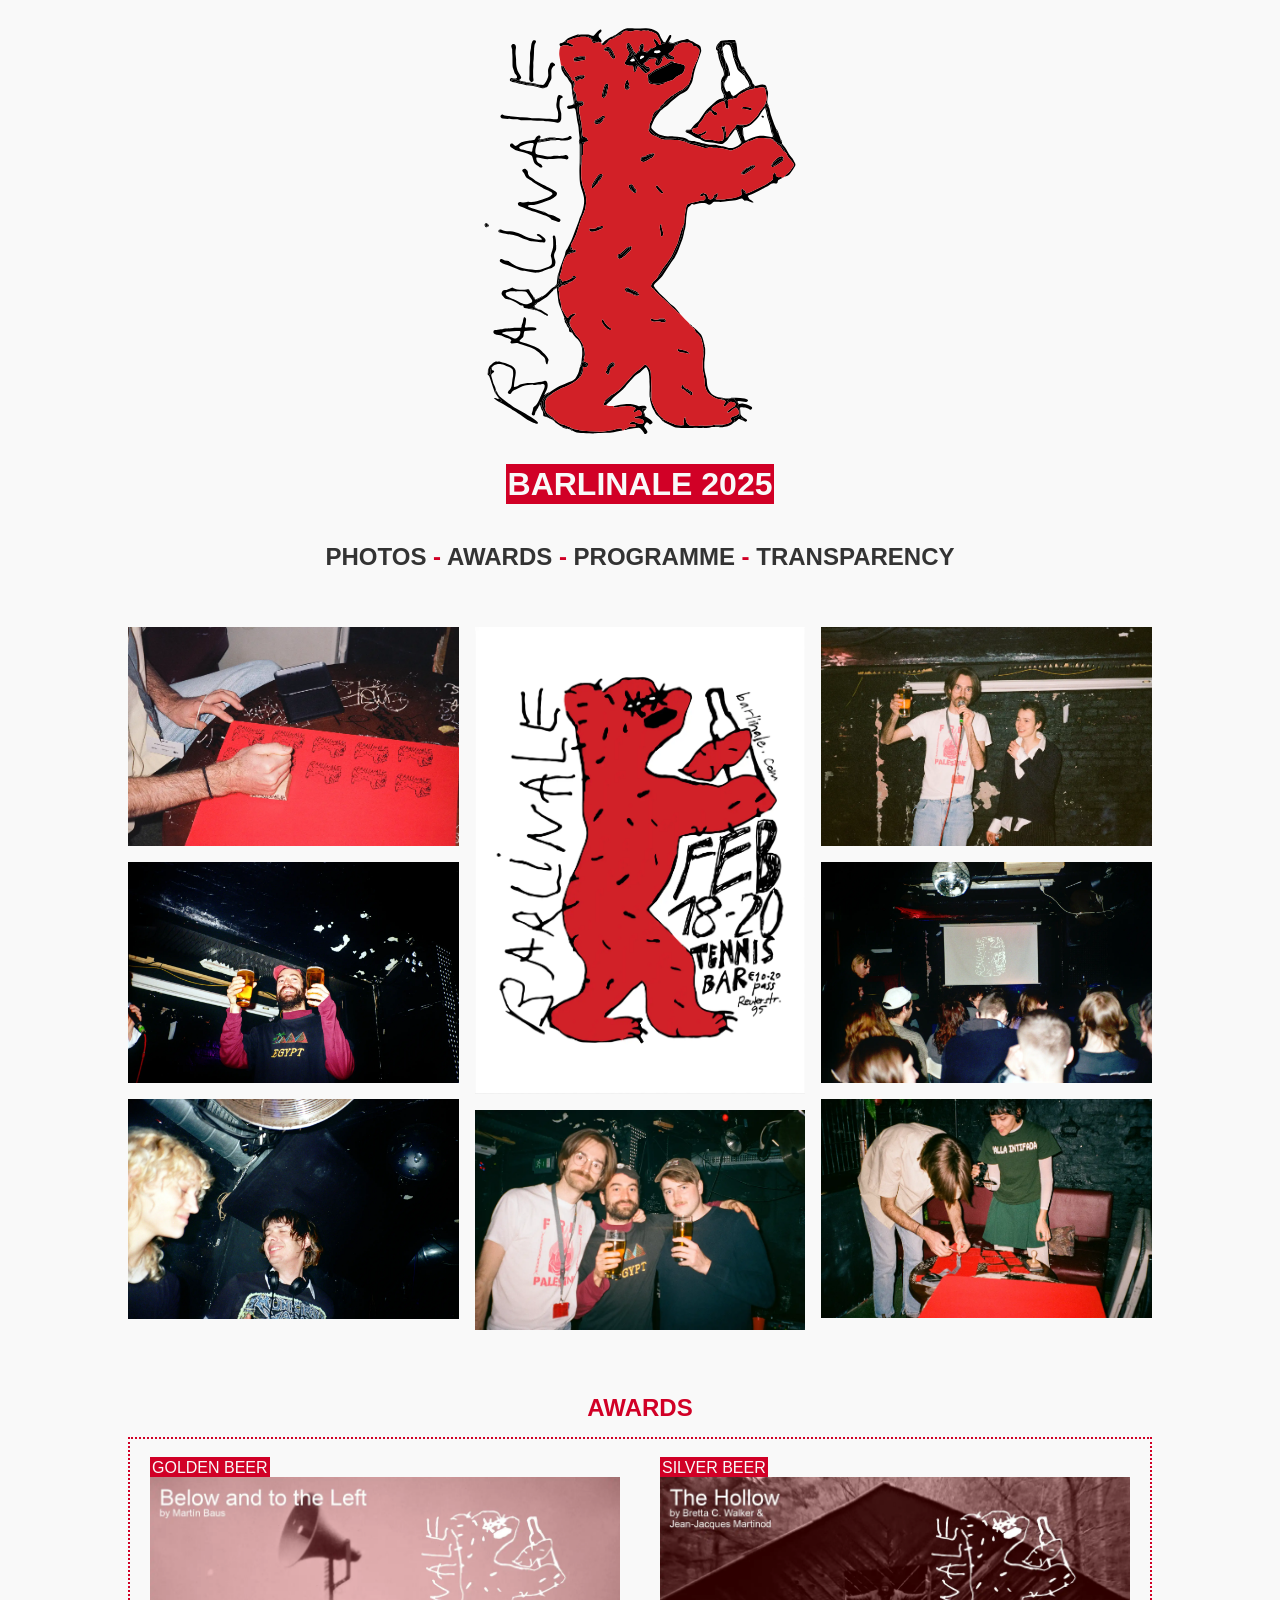
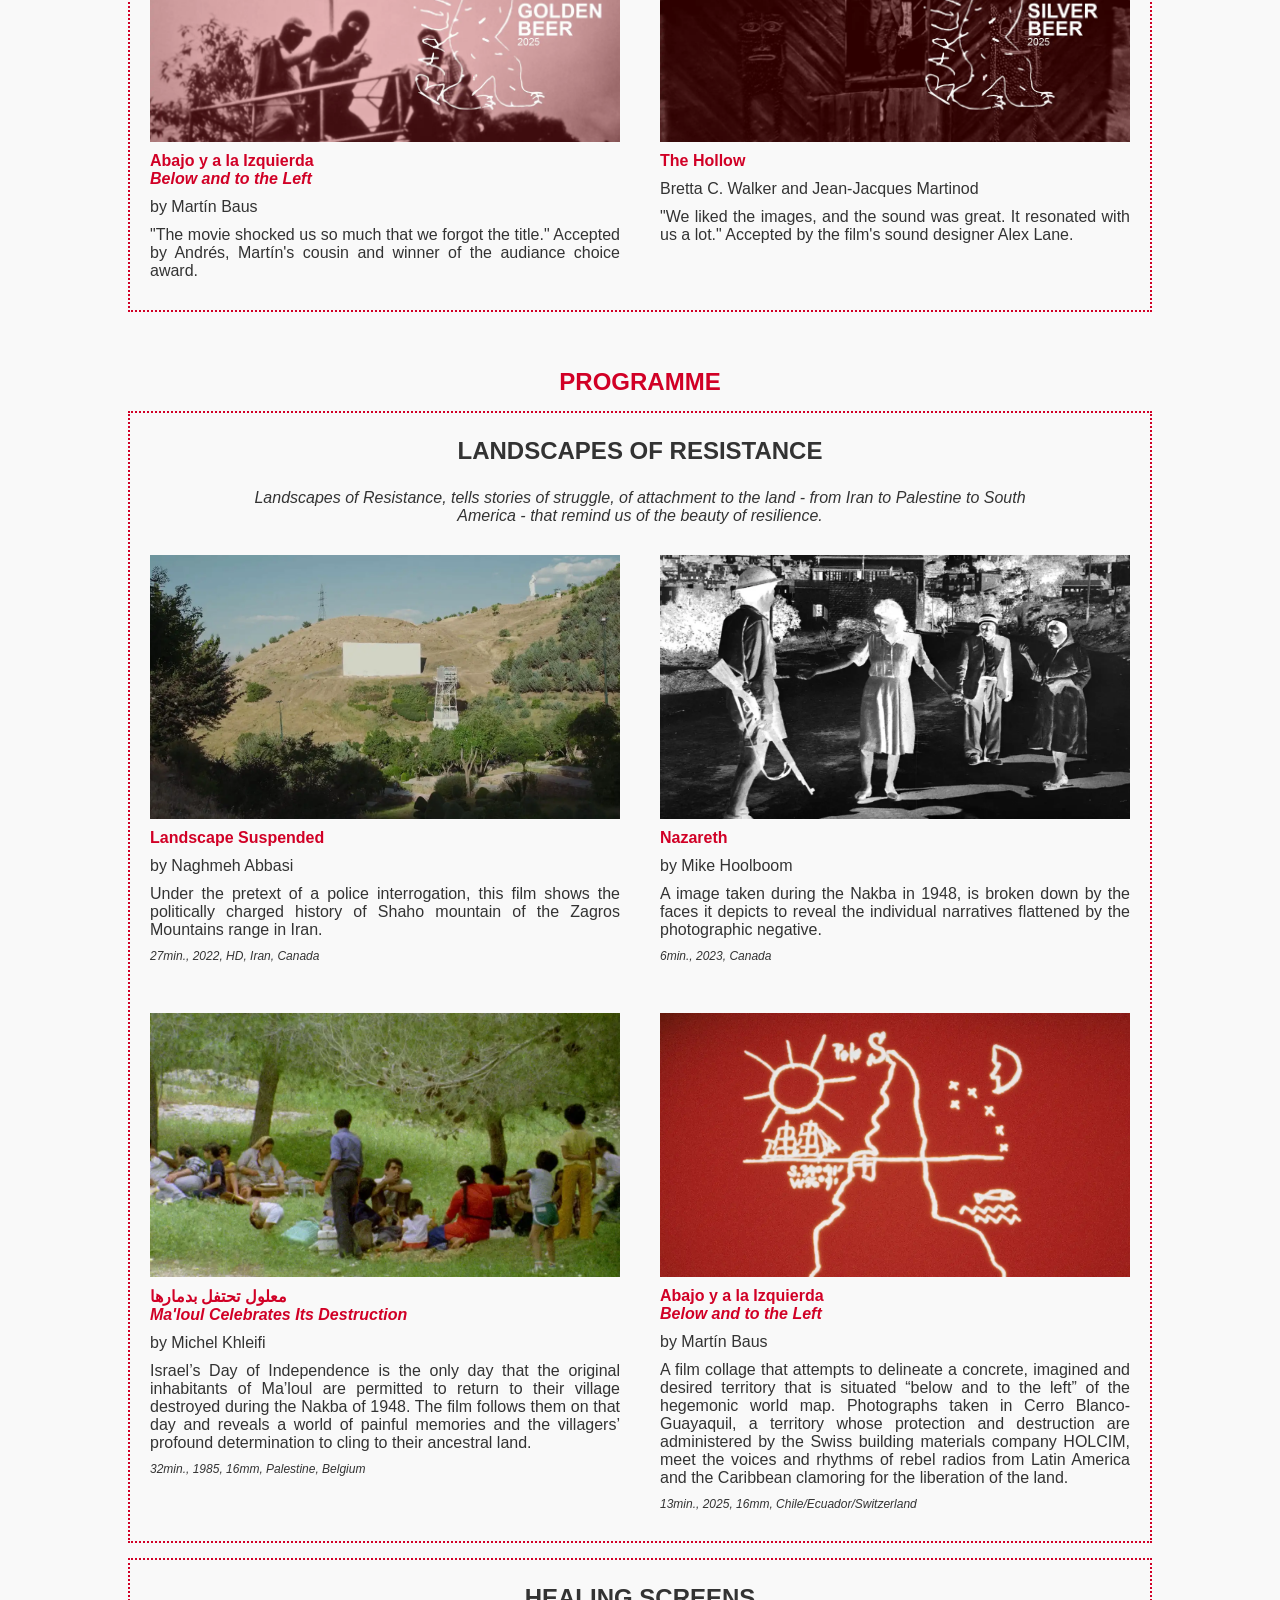
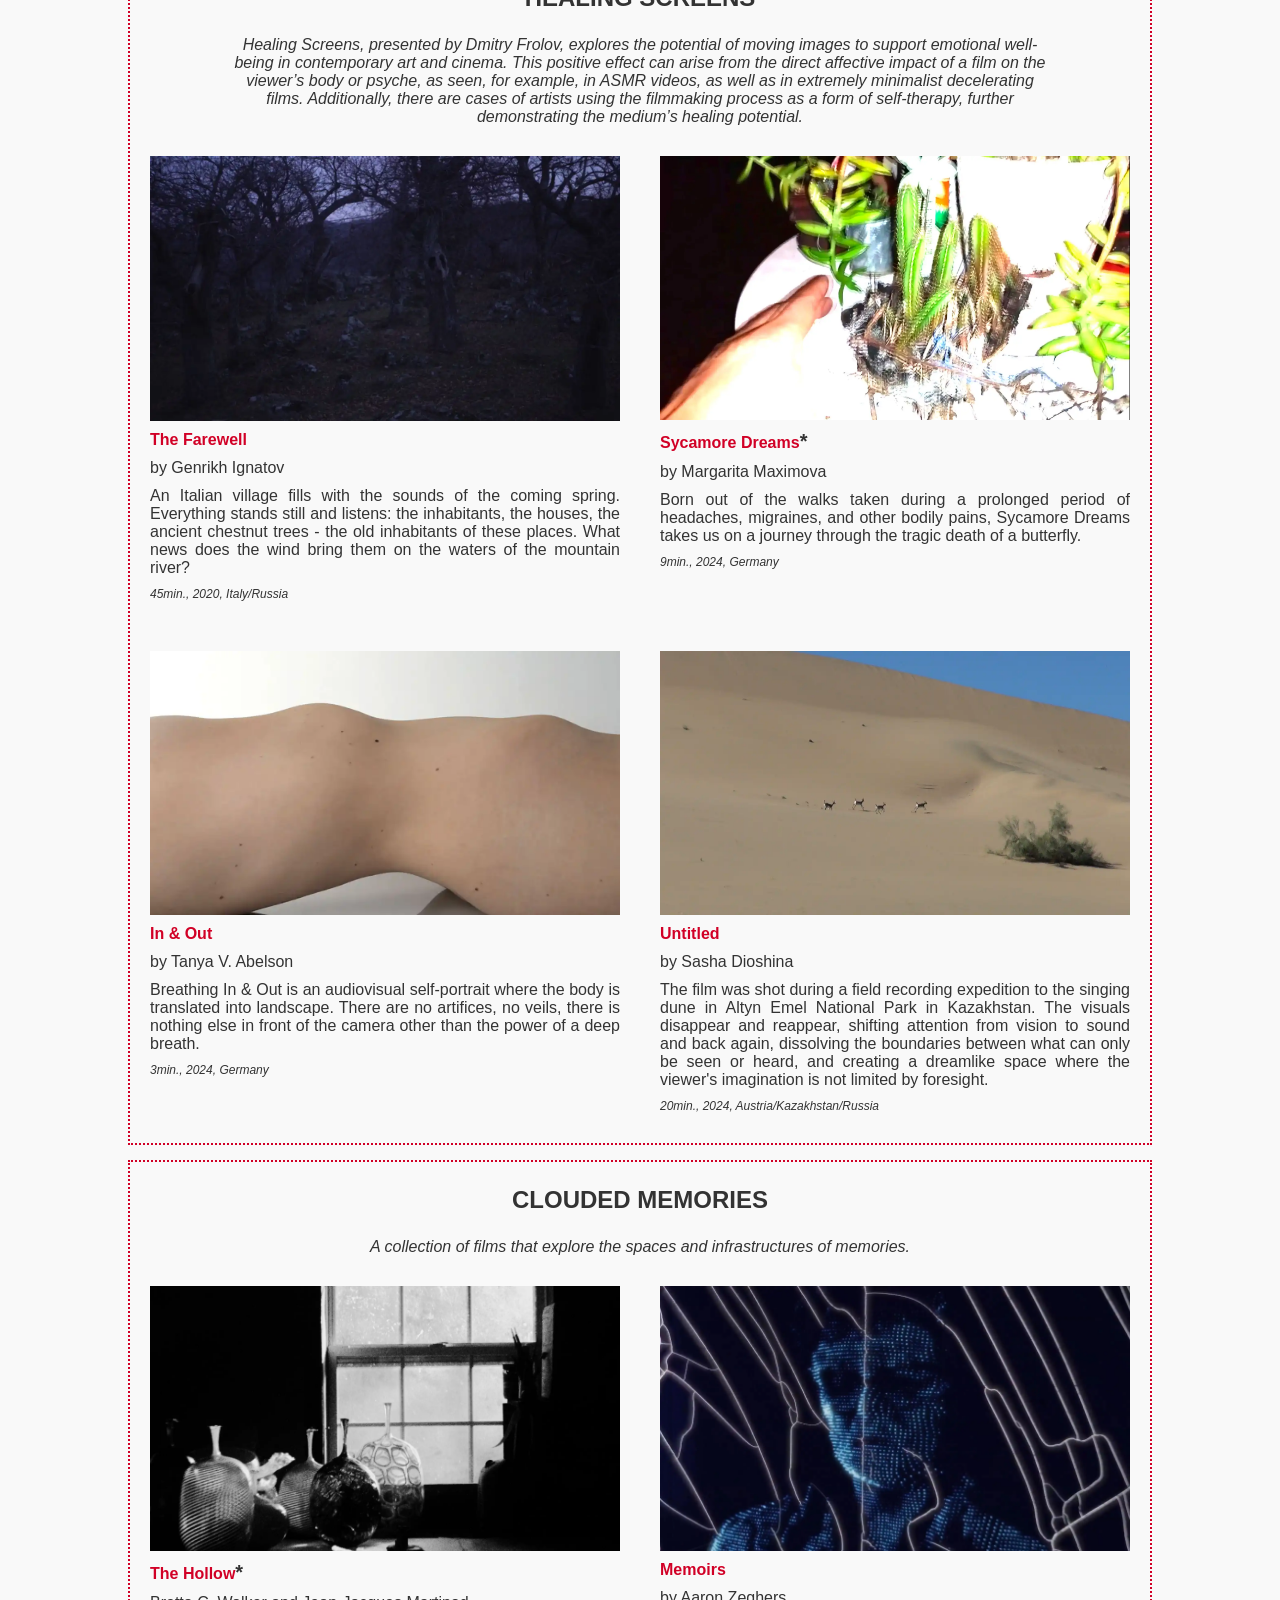
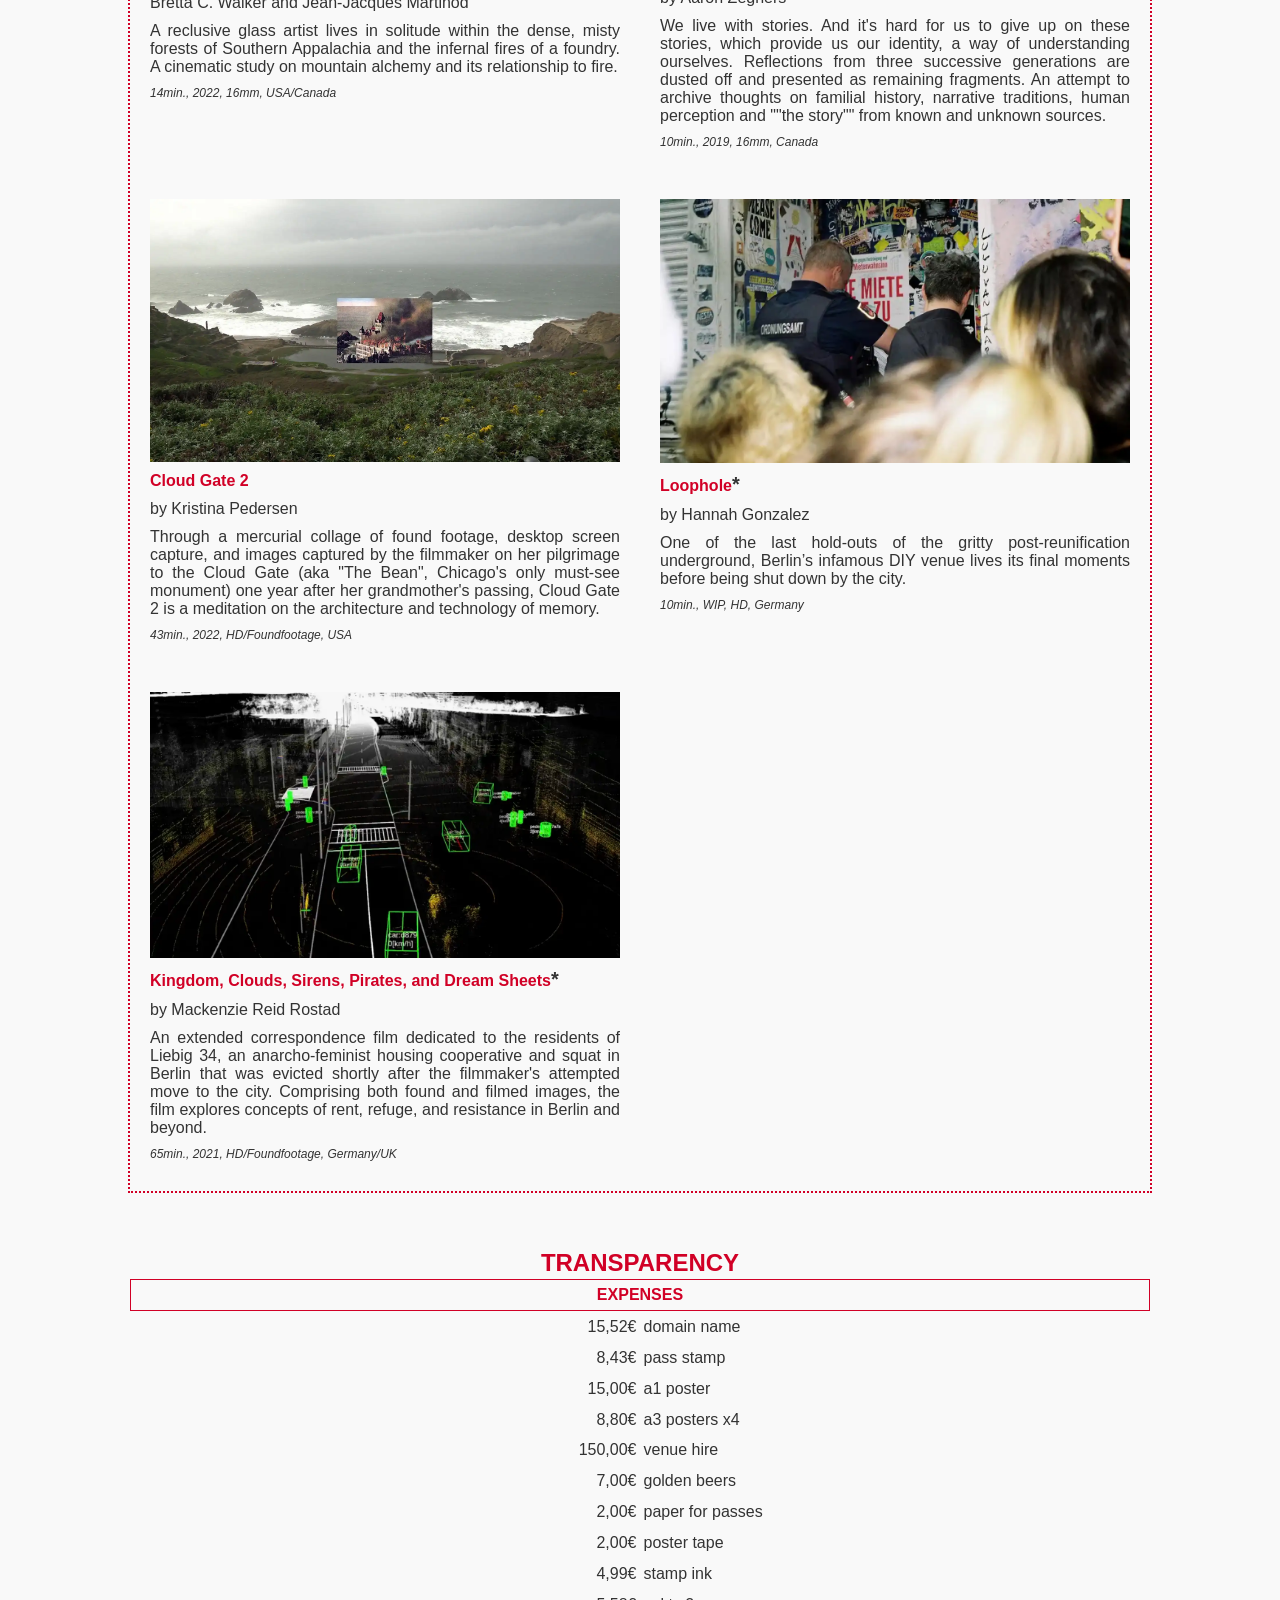
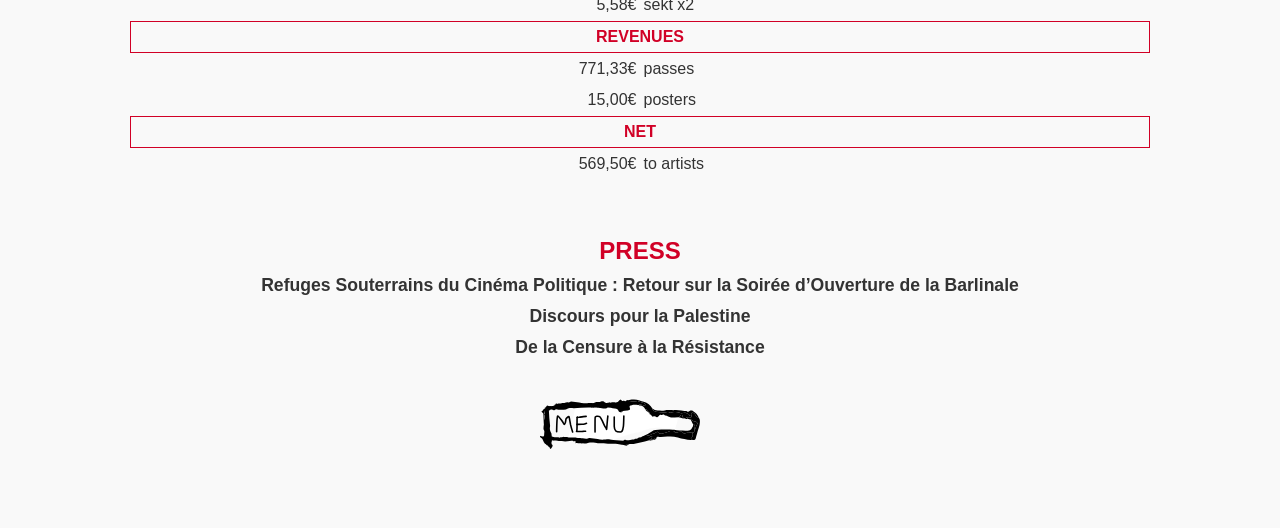
<file: 2025.html>
<!DOCTYPE html>
<html lang="en">
<head >
    <link rel="stylesheet" href="styles.css">
    <meta charset="UTF-8">
    <meta name="viewport" content="width=device-width, initial-scale=1.0">
    <title>Barlinale</title>
    <link rel="icon" href="images/barlinale-icon.png">
</head>
<body>
  
<div class="logo">
    <a href="/index">
       <svg width="4175" height="5351" viewBox="0 0 4175 5351" fill="none" xmlns="http://www.w3.org/2000/svg">
<rect width="4175" height="5351" fill="none"/>
<path d="M3871.45 1463.03L3433.48 1501.75C3376.14 1295.5 3303.62 1117.32 3220.3 920.155C3105.48 648.45 3228.95 723.281 3192.43 591.97C3152.75 449.212 3138.72 406.973 3099.04 264.215C3179.13 208.38 3214.71 221.976 3294.99 220.713C3313.05 284.475 3337.23 395.043 3352.52 441.93C3389.2 554.299 3446.94 576.063 3499.23 679.538C3540.13 760.469 3681.35 919.053 3714.51 992.3C3794.55 1169.26 3772.63 1267.55 3871.43 1463.03H3871.45Z" fill="white"/>
<path d="M2454.03 255.993H1904.15V741.741H2454.03V255.993Z" fill="white"/>
<path d="M2269.65 3435.79C2216.94 3396.27 2223.28 3396.75 2255.01 3343.23C2260.41 3334.14 2270.27 3327.64 2278.33 3320.25C2292.47 3307.33 2308.45 3296.18 2317.32 3278.36C2328.12 3272.18 2338.63 3265.44 2346.18 3255.42C2356.95 3241.18 2367.43 3226.72 2377.35 3211.89C2397.23 3182.12 2417.65 3152.83 2441.83 3126.28C2449.2 3118.19 2455.97 3109.35 2461.85 3100.11C2476.6 3076.9 2491.62 3053.76 2504.82 3029.66C2529.94 2983.79 2553.07 2936.93 2572.85 2888.38C2592.55 2839.96 2612.7 2791.76 2628.71 2741.97C2644.35 2693.41 2657.73 2644.4 2657.81 2592.79C2663.08 2582.79 2664.5 2571.99 2664.8 2560.87C2665.25 2544.37 2664.42 2527.6 2667.14 2511.48C2670.79 2489.8 2673.05 2468 2676.14 2446.29C2679.82 2420.53 2684.6 2394.89 2689.25 2369.26C2690.94 2359.83 2693.09 2350.4 2695.89 2341.21C2698.81 2331.59 2704.73 2323.77 2715.04 2321.43C2751.1 2313.21 2785.47 2298.43 2822.44 2293.73C2829.19 2292.87 2835.77 2290.45 2842.38 2288.57C2862.21 2282.9 2882.04 2277.44 2902.94 2277.55C2912.78 2277.61 2922.07 2274.78 2930.32 2269.57C2933.55 2267.53 2937.28 2263.98 2937.95 2260.57C2941.18 2244.29 2941.9 2228.01 2932.69 2212.96C2928.58 2207.96 2924.52 2202.94 2920.41 2197.96C2917.48 2194.44 2917.99 2192.56 2923.2 2189.42C2925.43 2188.08 2927.88 2187.08 2930.22 2185.93C2934.25 2186.52 2938.28 2187.06 2942.31 2187.67C2949.43 2188.78 2954.91 2192.48 2958.64 2198.58C2965.01 2209.04 2970.55 2219.78 2973.37 2231.95C2975.2 2239.8 2978.23 2247.54 2981.91 2254.71C2983.5 2257.83 2987.82 2260.71 2991.37 2261.46C3004.91 2264.28 3018.4 2264.79 3029.74 2254.55C3034.58 2253.88 3037.61 2251.3 3038.28 2246.3L3037.61 2246.95C3042.83 2246.11 3045.81 2243.16 3046.37 2237.87L3046 2238.59C3053.52 2233.81 3061.02 2228.97 3068.65 2224.32C3069.08 2224.06 3071.17 2225.24 3071.31 2225.96C3072.46 2231.74 3067.41 2234.83 3065.23 2239.18C3060.34 2248.99 3060.48 2249.42 3071.95 2257.13C3076.9 2259.17 3081.84 2262.91 3086.81 2262.96C3119.62 2263.34 3152.43 2263.26 3185.21 2262.53C3194.64 2262.32 3204.02 2259.42 3213.45 2257.83C3221.51 2256.49 3229.65 2253.99 3237.68 2254.2C3262.57 2254.85 3286.77 2249.15 3310.69 2244.64C3341.4 2238.83 3371.36 2228.35 3399.81 2214.68C3415.48 2207.13 3418.6 2196.22 3413.76 2180.71C3410.05 2168.81 3407.69 2156.88 3408.06 2144.47C3408.17 2140.41 3408.92 2136.35 3409.49 2132.32C3410.35 2126.09 3420.37 2122.6 3425.91 2126.98C3431.23 2131.17 3436.03 2136.03 3441.09 2140.6C3440.74 2151.78 3442.83 2162.58 3447.56 2172.65C3451.43 2180.96 3457.88 2185.2 3467.5 2182.41C3474.22 2185.36 3480.8 2184.56 3487.38 2181.84C3506.38 2174.02 3525.7 2166.9 3544.37 2158.39C3580.54 2141.89 3616.2 2124.26 3652.39 2107.82C3689.93 2090.76 3725.39 2070.09 3760.06 2047.87C3768.12 2042.71 3777.17 2039.06 3785.07 2033.68C3794.07 2027.53 3802.67 2020.63 3810.68 2013.21C3820.24 2004.4 3824.38 1992.82 3823.76 1979.81C3823.44 1972.99 3821.96 1966.19 3821.72 1959.36C3821.26 1945.12 3825.89 1932.33 3834.7 1921.26C3836.07 1919.54 3839.48 1919.22 3842.03 1918.68C3843.24 1918.44 3844.69 1919.19 3846.01 1919.62C3859.79 1924.11 3862.48 1926.82 3860.17 1939.78C3858.51 1949.1 3860.12 1954.42 3868.23 1960.3C3879.89 1968.74 3891.26 1974.01 3906.01 1972.29C3915.47 1971.19 3925.25 1971.72 3934.73 1972.8C3939.92 1973.39 3944.81 1976.64 3949.83 1978.66C3933.07 1988.09 3916.44 1997.79 3899.48 2006.87C3891.77 2011.01 3886.05 2015.92 3884.89 2025.17C3884.22 2030.59 3882.93 2036 3881.51 2041.32C3879.28 2049.59 3871.99 2055.69 3863.42 2055.42C3855.28 2055.15 3847 2054.29 3839.08 2052.47C3824.7 2049.16 3811.78 2052.6 3799.42 2059.45C3794.61 2062.11 3790.23 2065.47 3785.61 2068.48C3776.37 2074.47 3767.52 2081.22 3757.77 2086.21C3696.59 2117.57 3637.8 2153.63 3574.49 2180.9C3555.55 2189.07 3536.26 2196.46 3517.32 2204.6C3511.05 2207.29 3505.09 2210.84 3499.39 2214.62C3495.69 2217.1 3494.5 2221.93 3496.25 2225.59C3501.62 2236.68 3507.32 2247.7 3513.96 2258.07C3516.72 2262.4 3521.8 2265.78 3526.53 2268.23C3541.23 2275.89 3555.42 2284.14 3566.78 2296.47C3567.59 2297.36 3568.21 2299.77 3567.7 2300.28C3566.06 2301.95 3563.91 2304.1 3561.84 2304.21C3557.86 2304.42 3553.51 2304.13 3549.83 2302.68C3538.3 2298.19 3527.07 2293.03 3515.68 2288.19C3497.75 2280.62 3479.64 2274.78 3459.63 2278.49C3452.64 2279.78 3446.08 2276.88 3440.93 2271.75C3434.13 2264.95 3427.6 2257.86 3420.56 2251.33C3418.81 2249.72 3415.18 2248.61 3412.95 2249.23C3403.68 2251.84 3394.55 2254.93 3385.55 2258.34C3351.77 2271.05 3317.06 2279.03 3280.86 2279.43C3251.76 2279.76 3223.44 2286.23 3195.02 2290.77C3164.76 2295.61 3134.83 2296.01 3104.55 2294.35C3088.07 2293.46 3071.55 2293.41 3055.05 2293.49C3048.09 2293.54 3041.67 2296.09 3036.57 2301.31C3030.76 2307.19 3024.98 2313.13 3018.83 2318.61C3003.17 2332.61 2982.37 2336.24 2965.87 2323.55C2951.31 2312.35 2936.31 2310.68 2919.55 2310.9C2880.86 2311.35 2842.59 2314.36 2805.65 2327.15C2796.38 2330.35 2786.87 2330.92 2777.62 2325.92C2767.49 2320.44 2758.52 2322.75 2752.8 2332.39C2746.91 2342.28 2739.71 2349.54 2728.64 2353.46C2718.86 2356.95 2713.3 2365.36 2711.15 2375.06C2706.69 2395.19 2701.85 2415.37 2699.46 2435.79C2694.22 2480.79 2685.76 2525.53 2686.94 2571.13C2681.38 2606.33 2680.79 2642.49 2666.63 2676.03C2664.26 2698.01 2657.57 2719.02 2652.6 2740.43C2646.04 2768.7 2637.2 2795.95 2626.03 2822.74C2612.81 2854.47 2601.71 2887.06 2589.59 2919.25C2576.96 2952.84 2559.9 2984.36 2543.08 3015.9C2536.01 3029.17 2526.39 3041.1 2517.82 3053.57C2503.8 3073.99 2489.29 3094.06 2475.72 3114.78C2447.1 3158.52 2419.05 3202.67 2390.59 3246.52C2380.81 3261.57 2369.1 3275 2356.2 3287.55C2332.56 3310.58 2309.29 3334.01 2286.21 3357.63C2280.51 3363.43 2275.59 3370.2 2271.35 3377.16C2266.81 3384.61 2266.3 3392.64 2271.91 3400.3C2276.72 3406.88 2281.23 3413.7 2285.88 3420.42C2283.59 3429.34 2278.23 3434.43 2269.79 3435.68L2269.65 3435.79Z" fill="black"/>
<path d="M2541.54 262.685C2533.5 295.332 2514.91 320.535 2487.5 339.586C2480.92 344.154 2474.71 349.232 2468.32 354.068C2467 354.471 2465.42 354.525 2464.39 355.278C2452.52 364.279 2450.85 373.415 2459.21 382.335C2472.59 396.576 2487.05 408.882 2507.6 410.951C2508.92 411.086 2510.75 411.435 2511.39 412.349C2513.67 415.519 2516.6 418.77 2517.27 422.371C2518.3 427.637 2517.6 433.253 2517.62 438.734C2506.15 437.31 2494.68 435.886 2483.2 434.462C2470.04 427.476 2456.6 420.92 2444.67 411.838C2435.97 405.201 2427.45 398.349 2418.8 391.632C2407.78 383.061 2389.86 385.291 2382.12 396.549C2378.25 402.165 2375.05 408.264 2371.83 414.31C2361.51 433.71 2351.46 453.244 2340.98 472.563C2339.1 476.056 2335.8 478.851 2332.98 481.753C2330.26 484.547 2320.59 485.837 2317.42 482.827C2314.81 480.355 2312.18 475.68 2312.69 472.509C2315.81 453.566 2319.89 434.811 2323.49 415.949C2324.81 409.044 2318.87 402.81 2311.29 403.374C2303.1 403.992 2294.66 404.153 2286.89 406.41C2273.43 410.306 2259.84 410.844 2246.08 410.844C2236.46 410.844 2226.84 410.656 2217.22 410.521C2208.17 410.414 2201.07 414.498 2196.69 421.968C2192.58 429.008 2189.82 436.827 2186.46 444.296C2176.35 450.45 2167.97 458.322 2162.19 468.775C2158.89 470.978 2155.58 473.181 2152.31 475.385C2142.87 477.346 2135.27 482.048 2130.46 490.539C2126.97 496.692 2128.77 503.275 2129.65 509.724C2126.24 514.184 2121.78 518.456 2116.19 516.038C2107.62 512.357 2098.57 508.327 2091.82 502.173C2081.99 493.172 2074.01 482.129 2065.25 471.945C2062.56 453.136 2045.36 443.571 2037.36 428.148C2037.22 417.722 2032.9 409.796 2023.68 404.61C2016.53 400.606 2009.44 396.549 2002.43 392.331C1998.5 389.966 1998.56 380.965 2002.61 377.767C2005.79 375.269 2009.2 372.286 2012.93 371.507C2020.91 369.814 2029.35 370.136 2037.2 368.094C2040.39 367.261 2042.57 362.452 2045.23 359.469C2045.39 357.347 2045.77 355.278 2046.36 353.235C2052.59 351.14 2059.18 349.769 2064.98 346.814C2075.16 341.601 2080.97 333.056 2080.89 321.153C2084.16 318.171 2084.94 314.597 2083.55 310.459C2089.59 298.368 2095.85 286.465 2099.02 273.084C2100.53 266.635 2104.13 260.589 2107.38 254.705C2108.53 252.609 2111.44 251.373 2113.67 249.922C2117.46 247.45 2126.7 251.292 2126.89 255.672C2127.42 269.053 2127.61 282.434 2127.93 295.842L2128.02 295.278C2119.34 299.469 2118.64 307.584 2118.23 315.672C2117.97 321.019 2118.42 326.312 2122.4 330.611C2126.64 335.179 2131.99 334.346 2137.31 333.97C2142.79 335.045 2148.25 336.12 2153.73 337.194C2157.01 339.183 2160.12 341.601 2163.62 343.079C2172.78 347.002 2181.22 345.658 2188.15 338.162C2190.73 335.367 2192.74 332.062 2195.03 328.972L2194.73 329.16C2199.19 327.897 2202.09 325.022 2203.49 320.616C2203.49 320.616 2203.01 321.073 2203.03 321.073C2207.52 319.649 2210.5 316.72 2211.79 312.125L2211.31 312.877C2223.11 307.907 2234.1 301.646 2243.47 292.833C2259.68 288.99 2273.65 280.446 2287.51 271.767C2300.14 263.867 2302.18 254.302 2294.28 240.383C2289.58 232.081 2284.5 223.966 2279.13 216.066C2271.26 204.486 2268.09 191.239 2264.7 178.046C2263.57 173.639 2270.85 166.868 2275.26 168.4C2279.08 169.716 2283.83 170.684 2286.14 173.505C2300.81 191.293 2319.27 206.098 2329.24 227.647C2330.96 231.328 2333.24 234.794 2335.53 238.18C2341.76 247.342 2350.55 249.062 2360.71 246.456C2364.95 243.258 2370.06 240.733 2373.31 236.702C2381.88 226.169 2391.2 221.843 2405.31 225.739C2411.44 227.432 2417.96 221.763 2417.86 213.191C2431.21 189.654 2444.59 166.143 2457.95 142.605C2463.32 133.147 2468.67 123.501 2478.1 117.589C2480.95 115.789 2486.27 115.494 2489.25 116.971C2492.26 118.449 2495.35 122.829 2495.64 126.188C2496.69 137.312 2492.18 147.361 2487.31 157.088C2480.68 170.388 2473.96 183.635 2467.27 196.908C2465.12 200.186 2461.79 203.223 2461.09 206.796C2459.13 216.55 2463.88 223.67 2472.16 225.524C2499.16 231.57 2525.85 232.752 2552.34 222.542C2561.1 219.156 2570.64 217.732 2579.88 215.61C2580.96 215.368 2583.43 216.523 2583.43 217.034C2583.43 219.318 2583.59 222.354 2582.27 223.778C2575.72 230.791 2568.11 236.03 2558.36 238.395C2546.08 241.378 2540.62 250.056 2541.56 262.658L2541.54 262.685ZM2299.85 354.821C2319.62 356.836 2337.38 350.71 2354.18 341.144C2355.71 340.257 2356.67 335.958 2355.98 333.916C2351.17 319.944 2340.88 312.636 2328.41 316.263C2316.42 319.756 2304.41 320.293 2292.24 320.992C2288.29 321.207 2284.37 322.738 2280.55 324.001C2275.05 325.855 2270.64 333.352 2270.58 340.419C2270.53 346.491 2276.87 352.967 2283.64 353.612C2289.04 354.122 2294.44 354.418 2299.85 354.821ZM2123.31 387.011C2105.98 385.694 2097.33 390.477 2091.93 401.547C2087.68 410.226 2084.46 418.878 2087.31 428.685C2088.09 431.426 2094.78 435.859 2096.85 434.623C2110.63 426.213 2124.6 418.018 2137.96 408.963C2140.51 407.216 2142.23 401.574 2141.5 398.376C2140.72 394.991 2137.07 391.31 2133.74 389.724C2129.01 387.467 2123.45 387.037 2123.34 387.011H2123.31Z" fill="black"/>
<path d="M654.445 3931.35C673.656 3931.94 692.895 3932.42 712.107 3933.2C720.786 3933.55 727.691 3937.5 733.173 3944.4C737.767 3950.21 736.666 3958.73 730.405 3961.63C714.041 3969.21 697.436 3975.09 678.815 3973.07C648.345 3969.8 618.547 3976.76 588.48 3979.58C582.864 3980.11 577.705 3984.06 576.765 3989.76C573.89 4007.36 567.979 4024.4 567.656 4042.48C567.495 4052.47 563.035 4060.94 555.269 4067.66C546.967 4074.83 538.959 4082.35 530.764 4089.66C528.722 4091.49 526.223 4092.81 524.262 4094.71C520.312 4098.5 515.852 4102.4 516.335 4108.47C516.846 4114.84 522.435 4117.23 527.379 4118.95C541.673 4123.92 555.887 4129.54 570.612 4132.65C619.461 4143 664.548 4164.06 710.387 4182.42C745.962 4196.66 779.979 4215.55 806.419 4245.1C815.555 4255.34 825.577 4264.99 836.137 4273.75C854.435 4288.93 866.499 4309.19 881.17 4327.3C886.195 4333.5 888.828 4341.81 891.784 4349.44C893.235 4353.14 894.121 4357.79 893.235 4361.53C889.473 4377.43 885.147 4393.23 880.498 4408.9C879.961 4410.7 876.199 4411.85 873.7 4412.66C870.342 4413.76 864.672 4410.59 864.001 4407.07C860.991 4390.95 852.393 4376.23 852.93 4359.06C853.118 4352.66 849.652 4345.81 846.67 4339.76C843.66 4333.66 839.952 4327.51 835.169 4322.78C824.422 4312.17 813.647 4301.23 801.341 4292.66C788.631 4283.79 782.048 4269.93 769.823 4260.42C730.512 4229.84 703.401 4212.54 661.055 4195.45C622.819 4180.02 583.617 4167.37 544.521 4154.36C528.856 4149.15 513.406 4143.32 497.93 4137.62C490.003 4134.72 482.238 4134.02 473.72 4135.37C454.777 4138.32 435.7 4140.71 416.622 4142.3C407.943 4143 400.689 4138.35 396.658 4130.23C395.557 4128.03 395.019 4124.48 396.04 4122.5C398.512 4117.71 402.059 4113.5 405.149 4109.01C409.287 4102.99 409.072 4098.21 404.343 4095.12C384.889 4082.35 365.839 4068.62 341.629 4066.23C330.317 4065.1 320.456 4060.13 311.025 4054.52C290.55 4042.32 268.437 4035.79 244.926 4032.91C225.768 4030.55 207.013 4026.38 189.709 4017.06C181.863 4012.84 177.134 4006.77 175.36 3998.14C172.378 3983.69 181.111 3967.62 195.298 3967.57C224.424 3967.41 251.213 3952.39 280.689 3955.82C285.929 3956.44 291.706 3955.02 296.838 3953.33C316.775 3946.74 337.33 3946.02 358.02 3945.69C382.767 3945.29 407.352 3944.32 431.938 3939.81C447.952 3936.85 464.853 3938.63 481.378 3938.28C496.505 3937.96 511.633 3937.9 526.734 3937.23C535.493 3936.85 541.727 3930.65 542.264 3921.14C542.802 3911.46 543.312 3902.09 547.665 3893.08C557.338 3873.01 561.154 3851.41 564.082 3829.48C565.157 3821.45 567.979 3813.6 570.585 3805.87C572.627 3799.71 582.434 3798.05 588.104 3802.18C597.777 3809.25 602.748 3818.47 601.243 3830.56C597.696 3859.12 598.234 3888.41 586.169 3915.49C585.148 3917.8 586.035 3920.92 585.793 3923.63C585.551 3926.51 590.119 3932.64 592.806 3932.72C598.261 3932.88 603.742 3933.2 609.17 3932.93C624.27 3932.15 639.344 3931.1 654.418 3930.16C654.418 3930.57 654.445 3930.97 654.472 3931.37L654.445 3931.35ZM379.247 3986.05C369.412 3984.82 360.035 3983.42 350.362 3986.11C331.903 3991.21 313.255 3995.62 294.688 4000.35C291.491 4001.15 290.201 4003.44 290.873 4006.74C291.141 4008.01 291.249 4009.54 292.028 4010.4C293.828 4012.39 295.709 4014.7 298.047 4015.72C309.332 4020.71 320.51 4026.22 332.252 4029.9C369.063 4041.43 403.913 4057.42 438.521 4074.16C443.304 4076.47 449.242 4078.83 454.105 4078C463.429 4076.42 473.693 4074.48 481.244 4069.29C508.409 4050.65 526.196 4025.63 527.674 3991.32C527.835 3987.5 521.897 3979.5 518.404 3979.07C503.303 3977.16 488.364 3978.58 473.263 3979.9C441.88 3982.61 410.389 3984.12 379.247 3986.08V3986.05Z" fill="black"/>
<path d="M856.148 2435.87C861.173 2438.07 866.681 2439.63 871.168 2442.64C889.708 2455.03 908.947 2463.52 932.135 2464.78C948.284 2465.67 963.841 2473.27 978.109 2482C995.682 2492.75 1012.93 2504.14 1032.33 2511.59C1034.86 2512.55 1037.11 2514.3 1039.29 2515.97C1053.34 2526.61 1056.62 2539.34 1039.16 2552.72C1036.09 2555.06 1031.36 2557.24 1027.93 2556.62C1017.18 2554.71 1005.76 2553.21 996.326 2548.24C983.966 2541.71 971.445 2537.17 957.876 2534.29C942.802 2531.09 929.287 2524.57 920.044 2511.26C918.512 2509.06 916.416 2506.91 914.106 2505.62C896.13 2495.63 878.584 2484.64 859.829 2476.36C838.495 2466.96 816.085 2460.08 794.133 2452.15C787.684 2449.81 780.994 2448.07 774.679 2445.41C741.764 2431.54 708.204 2419.67 673.166 2412.25C665.186 2410.56 657.528 2407.09 649.897 2404.08C638.424 2399.54 627.273 2394.03 615.612 2390.06C601.21 2385.17 587.479 2379.31 574.313 2371.57C557.681 2361.79 539.947 2354.45 520.843 2350.37C507.757 2347.58 499.616 2338.39 494.994 2326.03C490.588 2314.28 499.508 2298.94 511.788 2298.22C519.956 2297.73 528.312 2297.73 536.373 2298.91C562.49 2302.76 588.339 2303.83 614.026 2295.96C624.72 2292.68 635.576 2293.73 646.646 2295.96C655.943 2297.84 665.938 2298.89 675.208 2297.6C696.973 2294.54 719.086 2291.77 740.018 2285.43C788.652 2270.65 837.715 2257.16 885.194 2238.59C907.576 2229.83 925.579 2215.67 942.48 2199.42C947.075 2195.01 947.182 2185.98 942.346 2180.66C937.778 2175.66 933.156 2169.46 927.218 2167.12C905.507 2158.47 886.618 2144.17 863.779 2137.56C843.895 2131.81 827.183 2118.83 809.717 2107.93C796.901 2099.92 783.896 2092.26 770.998 2084.36C761.648 2078.64 752.351 2072.86 743.108 2067C739.641 2064.8 736.632 2061.36 732.87 2060.18C708.446 2052.52 691.008 2034.87 671.554 2019.61C653.256 2005.26 632.969 1993.35 612.844 1981.59C603.95 1976.37 597.743 1970.17 594.197 1960.76C592.746 1956.92 590.354 1953.45 588.742 1949.66C580.654 1930.59 571.384 1912.56 556.069 1897.78C547.444 1889.45 551.044 1875.8 561.846 1869.89C569.181 1865.88 577.027 1863.12 585.518 1864.11C598.603 1865.64 622.275 1889.58 624.398 1903.48C625.634 1911.62 626.225 1919.87 626.977 1928.09C628.16 1941.2 634.34 1951.49 644.389 1959.66C648.661 1963.13 652.53 1967.21 657.206 1970C678.54 1982.74 697.779 1998.27 717.259 2013.53C719.409 2015.23 721.505 2017.16 723.923 2018.37C757.16 2034.71 787.845 2055.93 822.373 2069.82C832.583 2073.94 842.23 2078.69 851.58 2084.79C865.337 2093.77 880.25 2101.13 895.163 2108.11C928.857 2123.89 959.73 2144.44 991.409 2163.63C1007.83 2173.57 1009.81 2198.77 993.935 2213.25C970.397 2234.72 943.958 2251.95 915.852 2266.46C903.788 2272.69 889.977 2275.46 877.106 2280.19C853.891 2288.68 830.622 2297.03 807.648 2306.2C774.33 2319.5 738.97 2325.46 704.604 2334.95C695.575 2337.45 685.472 2336.42 675.88 2336.24C660.618 2335.94 645.706 2337.8 631.142 2342.12C628.831 2342.82 625.983 2345.35 625.473 2347.52C624.989 2349.64 626.494 2353.33 628.321 2354.67C633.749 2358.7 639.418 2362.95 645.679 2365.26C667.577 2373.37 689.96 2380.14 711.751 2388.5C745.177 2401.34 779.543 2410.91 814.07 2420.15C815.494 2422.33 816.435 2425.42 818.45 2426.49C830.219 2432.7 842.418 2437.72 856.255 2435.92L856.148 2435.87Z" fill="black"/>
<path d="M748.889 1520.21C736.099 1547.83 729.865 1577.41 723.793 1606.92C720.488 1623.06 721.267 1639.75 724.411 1656.09C725.485 1661.68 728.817 1666.65 733.869 1668.96C748.781 1675.81 763.56 1682.53 780.407 1684.68C807.599 1688.17 834.603 1693.41 861.607 1698.38C887.563 1703.16 913.331 1703.7 939.313 1698.14C960.863 1693.52 982.654 1691.23 1004.79 1693.62C1022.58 1695.56 1040.45 1695.8 1058.18 1692.41C1060.87 1691.9 1063.67 1691.29 1066.35 1691.45C1082.96 1692.33 1099.08 1691.55 1114.8 1684.65C1118.96 1682.8 1125.57 1684.84 1130.44 1686.66C1135.46 1688.55 1140.03 1692.04 1144.27 1695.48C1152.39 1702.09 1155.37 1710.98 1153.63 1721.19C1151.69 1732.61 1141.24 1741.42 1130.36 1740.46C1123.58 1739.87 1116.6 1738.98 1110.28 1736.67C1090.51 1729.44 1070.17 1727.77 1049.4 1728.42C1028.82 1729.06 1008.29 1729.17 987.706 1731.43C963.201 1734.12 938.346 1733.63 913.626 1734.81C902.69 1735.33 891.754 1737.42 880.872 1737.18C858.973 1736.67 837.155 1735.22 815.74 1729.28C795.937 1723.77 775.705 1719.77 755.526 1715.76C750.42 1714.74 744.697 1715.76 739.458 1716.87C737.442 1717.3 734.89 1720.41 734.594 1722.59C734.03 1726.51 734.809 1730.65 735.239 1734.68C738.087 1761.55 753.188 1779.98 775.732 1793.23C780.461 1796.02 785.297 1798.6 790.134 1801.24C801.58 1807.47 808.351 1817.6 813.618 1829.07C817.138 1836.73 811.199 1845.71 802.064 1846.24C792.229 1846.81 782.261 1846.46 775.033 1839.07C765.199 1829.02 753.403 1822.19 741.204 1815.96C715.947 1803.06 703.775 1780.84 696.52 1754.81C691.737 1737.64 686.686 1720.55 681.393 1703.51C678.84 1695.29 673.117 1689.11 665.378 1685.51C633 1670.49 600.73 1655.58 565.585 1647.22C529.526 1638.65 494.165 1627.12 458.617 1616.54C453.485 1615 448.111 1612.4 444.269 1608.77C432.177 1597.3 418.662 1588.19 403.911 1580.61C400.391 1578.81 397.462 1575.48 394.829 1572.36C390.1 1566.72 389.186 1560.27 391.443 1553.12C397.892 1532.84 417.936 1530.31 430.888 1540.44C438.384 1546.3 444.134 1554.33 451.497 1560.4C456.844 1564.81 463.83 1567.23 470.655 1563.23C480.086 1557.66 490.216 1552.67 498.115 1545.33C524.42 1520.91 556.234 1509.51 590.681 1504.11C604.25 1501.99 617.712 1500.06 631.012 1496.29C640.121 1493.71 650.009 1493.9 659.548 1492.88C673.197 1491.4 686.901 1490.36 700.47 1488.37C709.014 1487.13 716.484 1482.48 719.413 1474.18C727.474 1451.39 745.96 1440.11 765.897 1430.14C771.406 1427.4 779.601 1429.63 784.652 1434.84C789.784 1440.14 792.444 1446.61 790.537 1453.54C789.65 1456.77 785.297 1459.05 782.53 1461.79C781.159 1461.79 779.681 1461.47 778.445 1461.85C767.053 1465.26 762.7 1472.35 765.441 1482.83C767.429 1490.41 776.43 1495.78 784.975 1493.77C806.228 1488.77 827.429 1483.58 848.575 1478.16C859.161 1475.44 869.748 1472.54 879.959 1468.73C883.29 1467.49 885.413 1463.08 888.1 1460.13L888.046 1460.18C905.753 1460.93 923.46 1462.71 941.141 1462.12C956.671 1461.61 970.885 1465.07 984.965 1470.58C985.986 1470.98 986.684 1472.76 987.007 1474.02C987.141 1474.56 986.013 1476.06 985.422 1476.09C974.566 1476.63 963.684 1476.73 952.829 1477.46C943.344 1478.08 933.483 1477.86 924.589 1480.63C912.578 1484.39 900.541 1485.84 888.261 1485.49C872.919 1485.06 858.382 1488.13 844.276 1493.66C828.799 1499.76 812.865 1502.63 796.26 1502.47C780.944 1502.31 766.757 1507.1 753.188 1513.65C751.173 1514.62 750.313 1518 748.889 1520.29V1520.21ZM679.028 1526.12C666.507 1526.12 660.81 1525.12 655.598 1526.28C611.397 1535.98 568.057 1548.39 527.94 1570C524.367 1571.93 521.116 1574.51 517.837 1576.96C510.771 1582.22 510.69 1593.51 517.623 1598.13C526.758 1604.23 536.055 1609.93 547.475 1610.65C562.71 1611.62 577.031 1616.19 590.923 1622.15C615.052 1632.52 641.518 1633.14 666.372 1640.56C671.8 1642.17 681.366 1635.1 681.634 1629.43C682.924 1603.13 692.328 1578.81 699.422 1553.9C700.174 1551.3 700.577 1548.55 701.061 1545.87C702.404 1538.37 695.687 1528.59 688.191 1527.35C682.843 1526.47 677.416 1525.9 679.028 1526.12Z" fill="black"/>
<path d="M111.515 4469.03C114.041 4455.06 123.445 4444.47 129.518 4432.25C152.464 4415.08 170.763 4391.78 197.74 4380.01C202.522 4377.92 208.998 4376.25 213.619 4377.73C229.956 4382.97 246.239 4373.75 262.63 4379.07C283.48 4385.87 305.325 4389.77 325.773 4397.48C355.222 4408.6 385.182 4418.63 412.804 4434.32C457.676 4459.79 468.504 4489.24 466.059 4527.8C464.581 4550.93 461.384 4573.99 456.037 4596.85C447.949 4631.59 445.611 4667.3 441.635 4702.72C441.366 4705.22 447.707 4710.08 450.609 4709.49C458.616 4707.85 466.892 4706.88 474.469 4704.06C482.1 4701.21 489.274 4696.81 496.234 4692.45C512.785 4682.14 530.68 4675.47 549.704 4671.63C572.543 4667.01 595.275 4661.8 618.275 4658.17C630.366 4656.26 642.914 4656.64 655.221 4656.82C682.762 4657.25 710.115 4656.72 737.065 4649.84C747.679 4647.12 758.615 4645.3 769.524 4644.38C792.9 4642.42 815.793 4638.53 838.095 4631.11C844.839 4628.88 851.61 4629.01 858.301 4631.16C865.045 4633.31 870.58 4637.08 873.697 4643.77C883.961 4665.88 884.311 4689.07 880.253 4712.42C877.916 4725.91 873.939 4739.05 867.598 4751.46C858.328 4769.68 849.81 4788.27 841.078 4806.78C840.594 4807.78 841.078 4809.36 841.427 4810.57C842.448 4814.41 844.248 4814.55 847.365 4811.81C860.827 4799.85 876.411 4791.09 892.398 4783.14C895.865 4781.42 900.325 4781.77 904.328 4781.18C902.152 4784.48 900.674 4788.67 897.692 4790.9C889.04 4797.38 880.011 4803.42 870.741 4808.99C860.047 4815.41 850.912 4823.71 844.087 4833.73C833.473 4849.37 824.311 4866 814.745 4882.34C808.404 4893.12 806.04 4904.86 806.093 4917.41C806.174 4933.66 805.341 4949.92 804.911 4966.17C803.003 4961.18 800.021 4956.34 799.43 4951.21C797.871 4937.64 797.388 4923.96 796.393 4910.31C796.313 4909.32 795.507 4908.38 795.157 4907.38C794.163 4904.53 792.685 4904.59 791.073 4907.79C784.463 4921.09 774.952 4933.2 774.038 4948.84C772.05 4952.26 769.47 4955.48 768.127 4959.13C761.705 4976.76 751.817 4992.24 739.914 5006.56C732.39 5009.73 729.838 5015.37 731.745 5023.19C724.061 5026.31 721.481 5031.92 723.604 5039.85C720.89 5049.07 717.612 5058.17 715.624 5067.55C712.883 5080.42 690.85 5084.7 681.284 5076.34C676.931 5072.55 674.083 5067.79 674.836 5061.99C675.534 5056.59 676.851 5051.19 678.597 5046.03C685.234 5026.52 692.301 5007.28 693.349 4986.24C693.832 4976.38 699.287 4967.46 708.745 4963.3C724.652 4956.29 735.48 4944.54 743.702 4929.79C751.736 4915.42 760.818 4901.55 767.697 4886.67C790.187 4838.09 812.22 4789.29 833.688 4740.28C839.707 4726.52 843.791 4711.85 844.409 4696.48C845.296 4674.75 831.996 4670.29 815.981 4669.61C813.348 4669.51 810.419 4670.23 808.001 4671.39C796.501 4676.9 784.275 4677.97 771.808 4677.78C766.3 4677.7 760.603 4677.06 755.364 4678.24C733.707 4683.13 712.13 4685.84 690.339 4679.13C689.076 4678.72 687.572 4678.75 686.228 4678.99C648.53 4685.92 609.596 4683.21 572.328 4693.47C568.378 4694.55 564.429 4695.95 560.747 4697.72C533.529 4710.75 504.671 4720.18 478.446 4735.42C471.352 4739.56 464.071 4743.75 456.359 4746.38C435.804 4753.39 420.784 4766.56 409.929 4785.05C407.86 4788.57 405.361 4791.87 402.674 4794.91C393.162 4805.68 375.965 4804.58 366.749 4792.7C363.149 4788.08 361.94 4782.92 364.223 4777.36C365.782 4773.57 367.34 4769.7 369.597 4766.29C371.854 4762.88 374.568 4759.57 377.712 4757.05C403.238 4736.52 411.245 4707.82 415.114 4677.25C417.882 4655.45 420.273 4633.58 423.068 4611.79C423.928 4605.05 425.164 4598.3 426.829 4591.72C434.702 4560.6 434.084 4529.22 430.054 4497.76C428.791 4487.79 423.793 4479.73 416.189 4473.2C402.593 4461.54 388.46 4451.54 370.726 4446.03C352.481 4440.36 334.613 4432.57 317.847 4423.41C305.298 4416.53 292.374 4413.52 278.778 4411.75C270.637 4410.67 262.146 4411.69 254.166 4410.05C233.987 4405.89 216.736 4417.12 197.928 4419.92C186.75 4421.55 179.012 4430.58 170.44 4437.43C164.932 4436.98 162.084 4439.48 161.949 4445.01L161.761 4445.12C155.689 4444.64 152.948 4447.3 153.862 4453.45L153.781 4453.66C152.626 4454.36 150.987 4454.79 150.395 4455.84C140.642 4472.39 134.865 4490.07 135.322 4509.5C135.537 4518.98 135.859 4528.47 135.778 4537.93C135.778 4540.51 134.677 4543.17 133.763 4545.66C133.387 4546.69 132.124 4548.06 131.237 4548.08C128.765 4548.19 125.729 4548.51 123.875 4547.3C117.722 4543.3 115.572 4536.58 115.062 4529.81C113.557 4509.58 112.644 4489.32 111.488 4469.09L111.515 4469.03Z" fill="black"/>
<path d="M815.102 3528.06C844.551 3510.49 871.635 3489.72 894.582 3464.3C919.517 3436.65 947.219 3412.87 980 3395.16C985.67 3396.32 991.017 3395.03 995.02 3391.16C1003.75 3382.72 1012 3373.83 1020.39 3365.07C1030.95 3354.05 1033.87 3342.1 1025.28 3328.34C1023.23 3325.06 1022.35 3321 1021.19 3317.22C1020.04 3313.48 1024.39 3308.16 1027.86 3309.37C1034.12 3311.55 1040.7 3313.48 1046.21 3317C1053.76 3321.81 1056.28 3330.17 1054.43 3338.44C1050.26 3357.06 1043.68 3374.66 1028.04 3387.24C1025.89 3389.74 1023.74 3392.26 1021.62 3394.76L1020.95 3395.57C1011.46 3401.85 1001.87 3408.01 992.602 3414.59C990.802 3415.88 990.238 3418.89 989.109 3421.12C984.192 3421.39 981.398 3423.97 980.645 3428.8L980.296 3429.1C967.21 3427.65 958.8 3432.92 955.979 3446.14C953.91 3449.63 952.298 3453.47 949.691 3456.51C945.258 3461.72 940.368 3466.61 935.37 3471.31C913.418 3491.97 897 3518.2 871.179 3534.97C847.05 3550.63 822.41 3565.57 799.141 3582.42C783.423 3593.78 767.381 3603.86 749.191 3610.44C738.362 3608.7 731.376 3615.25 724.578 3622C718.667 3627.85 713.911 3634.33 715.631 3643.44L715.711 3643.33C709.988 3644.11 705.501 3647.15 703.217 3652.17C701.685 3655.61 700.181 3660.58 701.551 3663.54C707.543 3676.46 716.356 3686.03 732.612 3683.23L732.424 3683.12C735.192 3691.96 741.372 3693.52 749.433 3691.02L749.271 3690.94C751.77 3700.08 757.897 3701.72 766.065 3699.09L766.495 3699.27C763.163 3703.55 759.374 3706.93 753.624 3707.63C748.385 3708.25 743.199 3709.35 737.986 3710.24L734.601 3710.85L731.645 3709.11C727.641 3701.56 721.542 3699.68 713.723 3702.5L714.045 3702.63C711.385 3699.73 709.209 3695.05 706.011 3694.17C678.47 3686.7 650.687 3680.65 621.829 3685.68C608.341 3683.37 594.798 3681.22 581.337 3678.69C571.852 3676.92 567.929 3670.71 567.499 3661.25C567.149 3653.27 561.614 3648.17 554.252 3648.25C533.724 3648.46 517.065 3639.7 501.695 3627.61C478.829 3609.64 452.201 3598.11 426.514 3585.56C407.061 3576.08 385.189 3570.57 363.801 3566.22C341.365 3561.67 322.448 3553.61 308.879 3534.35C304.231 3527.71 296.788 3523.09 291.602 3516.75C281.257 3504.07 278.463 3489.74 285.368 3474.4C293.295 3456.78 305.924 3444.95 326.318 3445.38C350.661 3445.89 371.808 3436.35 392.229 3425.18C401.982 3419.83 412.085 3416.18 422.43 3412.68C442.717 3427.43 466.604 3434.12 490.437 3437.48C529.398 3442.99 568.896 3445.33 607.964 3436.81C618.927 3434.42 629.541 3435.47 640.262 3437.51C648.591 3460.81 661.274 3481.58 676.106 3501.27C684.301 3512.13 691.394 3523.82 698.972 3535.15C699.267 3546.63 703.754 3555.58 714.422 3560.79L714.475 3560.9C713.992 3567.16 716.679 3569.98 723.047 3568.85H723.1C724.954 3573.01 729.039 3575.4 732.532 3573.71C758.837 3561.06 784.954 3547.92 810.964 3534.64C812.898 3533.65 813.624 3530.32 814.941 3528.06H815.102ZM437.799 3458.9C409.371 3459.54 383.496 3462.39 358.561 3471.1C353.429 3472.9 348.646 3475.8 343.89 3478.51C337.065 3482.38 333.922 3492.03 336.179 3500.22C339.215 3511.29 345.019 3520.3 354.987 3526.29C375.059 3538.32 395.964 3548.43 417.755 3557.16C445.484 3568.26 475.578 3574.81 498.632 3595.93C501.534 3598.59 505.941 3599.61 509.649 3601.36C522.089 3607.19 534.664 3612.78 546.97 3618.91C575.56 3633.2 604.74 3635.46 634.646 3623.69C644.883 3619.66 654.905 3615.17 665.035 3610.87C671.726 3608.02 675.81 3602.6 679.196 3596.47C682.017 3591.37 682.635 3586.07 680.109 3580.73C678.363 3577.02 676.482 3573.28 674.198 3569.9C653.535 3539.16 632.953 3508.37 611.914 3477.9C605.304 3468.3 595.631 3464.19 583.54 3464.08C558.793 3463.84 534.073 3462.47 509.326 3461.77C484.741 3461.07 459.994 3465.08 437.746 3458.93L437.799 3458.9Z" fill="black"/>
<path d="M1879.32 5272.51C1883.54 5265.12 1889.15 5259.05 1897.48 5256.61C1909.47 5253.11 1922.07 5249.78 1930.69 5240.83C1941.55 5229.58 1954.26 5228.04 1968.36 5228.29C1983.49 5228.55 1998.65 5228.5 2013.77 5228.12C2017.72 5228.02 2021.7 5226.35 2025.57 5225.09C2029.6 5223.77 2033.9 5216.22 2033.5 5211.71C2033.07 5206.95 2028.17 5200.23 2023.96 5199.46C2017.24 5198.19 2010.49 5196.93 2003.7 5196.42C1987.31 5195.18 1970.89 5194.54 1954.53 5193.11C1953.29 5193.01 1950.87 5187.85 1951.62 5186.58C1958.23 5175.43 1968.47 5168.29 1980.88 5165.73C1994.4 5162.97 2008.16 5162.89 2021.48 5168.37C2036.75 5174.65 2052.14 5180.62 2067.62 5186.37C2083.58 5192.31 2100.08 5191.69 2116.47 5188.79C2129.96 5186.4 2140.38 5171.08 2137.24 5157.92C2136.03 5152.78 2133.37 5147.62 2130.14 5143.43C2124.13 5135.64 2115.66 5130.99 2106.42 5127.66C2093.31 5122.93 2079.74 5121.1 2065.93 5120.62C2054.94 5120.22 2043.89 5120.3 2032.93 5119.57C2028.98 5119.3 2024.87 5117.83 2021.32 5115.94C2019.28 5114.84 2017.24 5111.86 2017.13 5109.66C2017.05 5107.35 2018.77 5104.26 2020.68 5102.72C2023.82 5100.23 2027.56 5098.02 2031.37 5096.97C2045.94 5093 2060.45 5088.86 2075.79 5088.13C2083.82 5087.76 2091.94 5085.21 2099.59 5082.44C2106.42 5079.97 2110.64 5074.14 2111.18 5066.72C2112.92 5042.38 2103.22 5024.02 2081.78 5012.07C2074.47 5007.98 2065.34 5008.49 2058.59 5014.03C2053.27 5018.38 2048.62 5023.54 2043.2 5027.71C2035.43 5033.67 2026.46 5037.59 2016.62 5037.73C2013.02 5037.78 2007.92 5035.66 2006.17 5032.86C2004.45 5030.12 2004.61 5024.05 2006.6 5021.53C2012.51 5014.08 2020.09 5007.98 2026.29 5000.73C2032.23 4993.77 2028.01 4979.15 2019.23 4976.22C1978.44 4962.6 1936.95 4954.3 1893.64 4960.32C1882.76 4961.82 1871.82 4963.27 1860.86 4963.86C1834.71 4965.26 1808.62 4966.93 1783.55 4975.2C1769.72 4979.77 1756.58 4978.16 1743.22 4973.64C1739.89 4972.51 1738.39 4971.17 1740.03 4967.84C1740.54 4966.79 1742.18 4966.15 1743.44 4965.64C1747.12 4964.13 1751.77 4963.94 1752.63 4958.73C1804.32 4944.92 1856.83 4935.46 1910.33 4932.26C1928.06 4931.22 1945.87 4931.62 1963.66 4931.59C1976.1 4931.59 1988.11 4934.01 1999.91 4938.07C2008.96 4941.16 2018.34 4943.31 2027.48 4946.24C2041.82 4950.8 2055.82 4958.22 2070.47 4959.7C2085.03 4961.18 2100.16 4956.31 2115.12 4955.24C2126.01 4954.46 2137.08 4954.67 2147.93 4955.69C2153.06 4956.18 2158.52 4958.78 2162.74 4961.9C2166.9 4965.02 2170.64 4969.53 2172.84 4974.26C2175.31 4979.53 2172.14 4984.82 2169.4 4989.63C2158.79 4990.09 2148.17 4990.41 2137.56 4991.03C2132.29 4991.32 2127.05 4992.18 2121.79 4992.69C2118.51 4993.02 2115.23 4998.66 2116.66 5001.96C2122.35 5015.1 2124.85 5029.88 2136.24 5040.12V5040.06C2135.79 5043.93 2134.15 5048.13 2135.06 5051.67C2138.61 5065.62 2142.5 5079.51 2147.26 5093.08C2149.14 5098.48 2155.03 5099.47 2160.61 5098.88C2181.36 5109.44 2203.23 5118.26 2220.45 5134.48C2230.37 5143.84 2239.4 5154.15 2248.42 5164.42C2252.46 5169.01 2251.49 5179.36 2246.73 5183.31C2240.5 5188.49 2233.92 5193.41 2226.96 5197.6C2222.01 5200.56 2216.05 5199.99 2211.53 5196.28C2203.07 5189.38 2195.25 5181.72 2186.84 5174.76C2181.22 5170.11 2173.81 5171.54 2168.38 5176.43C2155.75 5187.79 2150.57 5203.92 2141.43 5217.48C2140.27 5219.18 2140.89 5223.21 2142.18 5225.22C2148.77 5235.65 2156.05 5245.59 2162.66 5256.02C2169.97 5267.57 2177.01 5279.34 2183.72 5291.24C2186.73 5296.53 2184.1 5305.48 2179.16 5309.97C2178.13 5310.88 2177.14 5311.82 2176.06 5312.68C2155.35 5329.45 2147.58 5328.35 2136.11 5304.25C2125.79 5282.64 2111.15 5265.04 2092.8 5250.16C2085 5243.82 2076.49 5240.78 2066.17 5242.18C2026.83 5247.52 1987.44 5252.52 1948.13 5257.63C1948.16 5257.63 1945.58 5255.94 1945.58 5255.94L1944.85 5258.62C1935.21 5261.07 1925.56 5263.49 1915.97 5265.9C1915.43 5263.38 1913.87 5262.81 1911.53 5264.53C1911.21 5264.78 1911.75 5266.15 1911.86 5266.98C1901.46 5271.2 1890.6 5272.81 1879.43 5272.54L1879.32 5272.51Z" fill="black"/>
<path d="M3425.72 1544.23C3424.24 1546.51 3423.28 1549.44 3421.23 1551C3380.55 1582.22 3335.01 1604.15 3286.86 1621.13C3277.32 1624.49 3268.21 1624.92 3258.75 1621.4C3225.19 1608.9 3188.89 1607.24 3155.12 1595.55C3151.28 1594.23 3147.03 1593.99 3142.95 1593.53C3123.9 1591.41 3104.85 1589.37 3085.82 1587.3C3067.04 1586.23 3048.26 1585.15 3029.48 1584.08C3018.3 1579.45 3006.83 1576.66 2994.65 1579.05C2985.11 1578 2975.25 1578.06 2966.04 1575.72C2932.85 1567.26 2899.96 1557.53 2866.75 1549.12C2833.65 1540.74 2801.84 1526.41 2766.69 1526.92C2761.37 1527.01 2755.76 1525.47 2750.7 1523.54C2726.39 1514.24 2700.73 1508.6 2677.75 1495.57C2669.56 1490.92 2659.89 1488.72 2650.72 1485.89C2640.24 1482.64 2629.52 1480.2 2619.07 1476.92C2605.93 1472.81 2593.17 1468.08 2579.17 1474.31C2575.92 1475.77 2570.92 1474.91 2567.24 1473.59C2559.23 1470.74 2551.17 1470.63 2542.9 1470.58C2509.9 1470.36 2476.9 1469.34 2443.91 1469.5C2424.4 1469.61 2405.56 1468.03 2387.67 1459.51C2382.78 1457.17 2377.38 1454.89 2372.11 1454.59C2345.19 1453.17 2322.91 1438.5 2298.7 1429.47C2285.62 1424.58 2275.14 1415.68 2265.49 1405.61C2251.25 1390.72 2236.77 1376.05 2221.99 1361.68C2214.76 1354.61 2210.84 1346.2 2208.69 1336.63C2209.36 1325.89 2211 1315.09 2210.52 1304.42C2209.71 1286.15 2214.71 1269.76 2223.74 1254.31C2228.49 1246.16 2233.44 1238.13 2238.36 1230.1C2242.71 1222.98 2244.35 1215.13 2244.75 1206.94C2246.52 1204.89 2248.57 1203.07 2250.07 1200.84C2260.66 1185.2 2269.69 1168.22 2282.05 1154.16C2294.62 1139.87 2300.48 1120.98 2315.47 1108.54C2317.92 1106.52 2317.73 1101.36 2318.64 1097.52C2323.1 1096.45 2325.87 1093.68 2326.97 1089.25C2331.19 1087.77 2333.8 1084.62 2335.38 1080.51C2337.93 1077.96 2340.49 1075.41 2343.04 1072.86C2345.83 1072.72 2348.63 1072.56 2351.42 1072.4C2352.74 1072.64 2354.16 1072.64 2355.4 1073.12C2365.69 1077.13 2366.63 1078.66 2364.11 1087.29C2362.98 1091.15 2361.69 1095 2360.48 1098.84C2351.02 1110.53 2341.99 1122.62 2332 1133.82C2288.25 1182.91 2260.66 1240.9 2238.36 1301.89C2236.96 1305.73 2236.15 1309.85 2235.24 1313.85C2233.28 1322.47 2235.08 1330.8 2240.72 1337.06C2251.74 1349.26 2262.91 1361.57 2275.49 1372.05C2300.8 1393.17 2327.51 1412.68 2359.78 1421.92C2396.59 1432.48 2433.32 1443.44 2472.66 1439.46C2491.71 1437.53 2510.92 1439.14 2530.16 1441.64C2561.41 1445.7 2592.93 1447.58 2624.34 1450.37C2655.94 1453.19 2687.64 1464.61 2715.8 1483.32C2718.25 1488.42 2721.58 1492.59 2727.62 1493.2C2739.77 1494.47 2751.62 1496.16 2763.47 1500.11C2772.04 1502.98 2782.25 1501.05 2791.71 1501.24C2795.76 1501.67 2800.44 1500.97 2803.74 1502.77C2816.13 1509.51 2829.51 1511.61 2843.16 1513.54C2852.62 1514.89 2861.86 1517.57 2871.21 1519.67C2875.35 1523.75 2880.54 1525.04 2886.15 1525.55C2912.24 1527.89 2937.31 1534.61 2962.19 1542.59C2972.57 1545.92 2983.58 1547.83 2994.44 1548.82C3009.51 1550.19 3024.69 1550.19 3039.82 1550.57C3063.14 1551.16 3086.36 1550.54 3109.22 1557.93C3119.41 1561.21 3130.67 1561.37 3140.98 1565.83C3149.88 1569.67 3159.58 1570.67 3169.33 1569.06C3194.32 1576.04 3219.36 1582.87 3244.24 1590.15C3253.62 1592.89 3263 1593.96 3272.65 1592.97C3295.94 1590.55 3318.7 1586.36 3339.26 1574.08C3347.45 1569.19 3355.89 1564.52 3364.65 1560.78C3377.54 1555.33 3387.65 1546.06 3398.34 1537.59C3402.91 1533.99 3404.82 1528.75 3404.28 1523.03C3403.37 1513.52 3402.05 1504.09 3400.89 1494.6C3403.77 1497.34 3408.01 1499.54 3409.22 1502.88C3412.93 1513.19 3415.11 1524.02 3418.63 1534.39C3419.86 1538.02 3423.3 1540.92 3425.72 1544.15V1544.23Z" fill="black"/>
<path d="M2327.1 1088.84C2327.08 1088.98 2327.02 1089.14 2326.99 1089.27C2326.83 1089.35 2326.67 1089.41 2326.48 1089.46L2327.1 1088.84Z" fill="black"/>
<path d="M2318.72 1097.23C2318.72 1097.23 2318.66 1097.44 2318.64 1097.58C2318.5 1097.6 2318.37 1097.66 2318.26 1097.68L2318.72 1097.25V1097.23Z" fill="black"/>
<path d="M1143.3 2981.8C1121.46 3003.46 1106.6 3029.63 1095.74 3057.98C1088.38 3077.19 1082.74 3097.07 1076.75 3116.82C1074.38 3124.67 1071.86 3132.84 1071.75 3140.9C1071.35 3166.13 1063.82 3189.59 1056.03 3213.15C1047.41 3239.27 1039.08 3265.49 1038.22 3293.36C1034.24 3292.84 1029.62 3293.38 1026.42 3291.53C1021.53 3288.65 1020.05 3282.9 1020.7 3277.39C1021.64 3269.41 1022.63 3261.33 1024.86 3253.64C1028.65 3240.58 1032.01 3227.61 1029.59 3213.87C1034.19 3196.62 1038.27 3179.21 1043.48 3162.12C1049.07 3143.75 1055.28 3125.5 1062 3107.47C1075.91 3070.15 1090.75 3033.15 1104.37 2995.69C1108.56 2984.19 1110.58 2971.83 1112.75 2959.72C1115.95 2941.87 1120.68 2925.11 1134.41 2911.86C1139.14 2907.29 1142.15 2900.68 1145.13 2894.58C1160.77 2862.47 1175.92 2830.15 1191.7 2798.1C1207.52 2765.91 1218.13 2731.73 1230.76 2698.3C1245.81 2658.45 1260.19 2618.34 1275.34 2578.52C1282.68 2559.25 1291.09 2540.47 1295.44 2520.1C1297.43 2510.83 1302.02 2502.05 1306.03 2493.29C1327.87 2445.51 1342.73 2395.4 1352.81 2344.11C1363.31 2290.66 1360.79 2237.35 1343.88 2185.09C1334.18 2155.05 1324.59 2124.96 1315.51 2094.73C1306.78 2065.71 1301.11 2036.16 1300.46 2005.63C1299.66 1967.13 1296.73 1928.68 1296.67 1890.17C1296.65 1853.07 1299.5 1815.96 1300.36 1778.85C1301.13 1745.88 1300.97 1712.89 1301.08 1679.89C1301.16 1657.89 1301 1635.85 1300.95 1613.85C1300.89 1595.95 1300.92 1578.06 1300.76 1560.19C1300.62 1546.32 1298.8 1532.89 1291.95 1520.37C1288.53 1514.13 1288.24 1507.25 1292.75 1500.94C1306.43 1522.38 1311.35 1545.46 1310.92 1571.18C1309.71 1643.86 1310.46 1716.6 1310.46 1789.3C1310.46 1794.79 1310.62 1800.27 1310.94 1805.75C1310.94 1806.15 1313.04 1806.82 1314.03 1806.69C1315 1806.55 1316.4 1805.67 1316.67 1804.81C1319.11 1797.18 1318.36 1788.2 1326.26 1782.96C1325.64 1793.9 1326.45 1805.13 1324.11 1815.69C1319.92 1834.74 1320 1853.9 1319.94 1873.11C1319.86 1897.86 1320.53 1922.6 1319.73 1947.32C1318.65 1979.27 1324.35 2010.15 1331.66 2040.94C1333.24 2047.6 1335.37 2054.24 1336.04 2060.98C1337.84 2079.01 1342.7 2096.02 1351 2112.06C1356.11 2121.9 1359.15 2132.24 1361.24 2143.18C1363.55 2155.24 1367.61 2167.04 1371.56 2178.73C1379.06 2200.97 1382.93 2223.65 1384.27 2247.22C1386.53 2287.28 1383.19 2326.8 1376.91 2366.19C1375.4 2375.65 1373.2 2385.08 1370.16 2394.17C1361.05 2421.46 1352.56 2448.84 1338.73 2474.53C1328.41 2493.74 1321.88 2515.02 1314.19 2535.61C1306.99 2554.87 1300.65 2574.43 1293.69 2593.78C1285.34 2617.02 1279.88 2641.04 1273.27 2664.77C1263.33 2700.42 1248.87 2734.79 1231.73 2767.81C1219.69 2790.98 1208.03 2814.35 1195.67 2837.35C1188.31 2851.08 1184.66 2865.38 1185.38 2880.88C1179.79 2887.3 1177.88 2895.04 1177.43 2903.29C1177.13 2908.5 1181.16 2914.01 1186.54 2914.63C1191.86 2915.25 1197.26 2915 1202.63 2915.14C1208.7 2918.09 1214.78 2921.08 1220.82 2924.03C1219.75 2936.2 1213.3 2944.48 1201.74 2947.81C1190.03 2951.2 1178.1 2953.89 1166.12 2956.17C1155.61 2958.18 1149.24 2964.23 1145.75 2973.93C1144.83 2976.48 1144.14 2979.12 1143.33 2981.72L1143.3 2981.8Z" fill="black"/>
<path d="M993.567 2855.73C993.567 2873.54 993.889 2891.39 993.352 2909.2C993.19 2914.39 990.96 2919.65 988.972 2924.6C984.888 2934.78 980.938 2945.13 975.833 2954.83C963.526 2978.23 963.983 3002.46 970.298 3027.05C972.662 3036.32 976.478 3045.24 979.568 3054.35C984.565 3068.99 985.882 3083.8 982.228 3099.01C980.616 3105.67 979.89 3112.52 978.412 3119.21C976.558 3127.6 972.098 3134.8 965.112 3139.42C949.232 3149.92 934.48 3162.2 913.764 3163.95C903.285 3164.84 893.263 3171.23 882.998 3174.99C858.52 3183.94 833.72 3191.73 810.289 3203.64C795.672 3211.08 778.933 3213.85 762.435 3215.16C748.785 3216.27 735.108 3216.27 721.512 3218.95C715.091 3220.22 707.916 3218.47 701.199 3217.42C687.657 3215.3 674.249 3211.89 660.653 3210.52C638.7 3208.29 617.097 3204.82 596.112 3197.81C584.182 3193.83 571.849 3193.48 559.408 3193.7C535.333 3194.1 513.838 3185.53 493.121 3174.38C488.311 3171.8 483.717 3168.41 478.585 3166.83C436.561 3153.82 397.143 3134.15 356.006 3118.86C348.348 3116.02 340.421 3113.65 332.441 3111.88C307.748 3106.34 286.87 3093.1 266.234 3079.47C255.917 3072.65 255.272 3057.28 264.354 3046.77C269.271 3041.08 275.773 3039.11 282.867 3040.7C288.16 3041.88 293.776 3043.33 298.209 3046.24C314.761 3057.06 332.898 3062.84 352.432 3064.16C368.204 3065.23 381.774 3070.74 393.354 3081.43C426.431 3112.04 467.058 3129.29 508.517 3143.96C563.089 3163.28 619.65 3174.19 677.5 3178.03C691.203 3178.94 704.853 3180.64 718.476 3182.3C754.804 3186.76 789.331 3181.77 822.999 3166.56C846.698 3155.84 871.498 3147.18 896.406 3139.61C912.098 3134.82 922.604 3124.99 931.74 3112.84C934.857 3108.71 936.523 3102.85 937.114 3097.58C939.532 3075.55 938.457 3053.62 932.949 3032.08C930.907 3024.09 928.139 3016.3 925.936 3008.35C923.276 2998.86 923.518 2989.43 926.527 2979.95C932.331 2961.62 936.791 2942.79 943.75 2924.95C952.994 2901.35 955.896 2877.17 955.278 2852.21C954.74 2830.26 955.009 2808.25 953.961 2786.33C953.45 2775.47 950.495 2764.75 949.151 2753.89C948.265 2746.75 950.925 2740.46 956.057 2735.33C961.834 2729.58 974.489 2731.08 977.257 2738.12C979.756 2744.46 982.308 2750.88 983.759 2757.49C989.053 2781.68 992.304 2806.13 991.766 2830.98C991.578 2839.23 991.74 2847.48 991.74 2855.73C992.331 2855.73 992.949 2855.73 993.54 2855.73H993.567Z" fill="black"/>
<path d="M1019.82 1161.6C1020.84 1137.91 1017.77 1115.5 1008.34 1093.11C995.257 1062.16 992.866 1029.51 1000.23 996.223C1002.89 984.239 1003.48 971.718 1004.18 959.411C1004.98 945.466 1008.29 932.273 1013.66 919.483C1019.55 905.511 1031.4 899.25 1047.12 902.582C1053.81 904.006 1060.5 905.914 1066.78 908.52C1073.45 911.261 1077.72 916.501 1078.53 924.105C1079.28 931.064 1076.59 937.808 1068.69 940.2C1053.62 944.767 1045.91 954.763 1043.06 969.38C1041.23 978.811 1039.43 988.296 1038.62 997.835C1037.58 1010.17 1037.74 1022.58 1036.93 1034.94C1036.13 1047.52 1038.17 1059.61 1041.58 1071.59C1047.63 1092.68 1055.87 1113.48 1058.96 1135C1062.05 1156.58 1059.39 1178.91 1060.34 1200.89C1061.01 1216.69 1057.16 1230.77 1049.08 1244.07C1042.09 1255.57 1031.99 1262.07 1018.58 1261.99C1010.47 1261.96 1002.06 1261.26 994.29 1259.06C975.615 1253.79 956.35 1252.85 937.461 1249.52C903.551 1243.56 868.863 1246.41 835.168 1238.8C827.269 1237.03 818.724 1237.67 810.502 1237.75C770.574 1238.21 730.834 1236.52 691.013 1232.73C662.37 1229.99 633.351 1231.33 604.493 1230.79C572.975 1230.2 541.457 1231.9 510.503 1221.93C496.45 1217.41 480.624 1218.22 465.577 1217.06C443.652 1215.37 421.699 1214.05 399.747 1212.63C392.895 1212.17 385.936 1210.96 379.192 1211.61C351.462 1214.27 324.351 1207.82 296.917 1206.69C285.202 1206.21 276.12 1200.32 269.94 1190.17C265.614 1183.07 265.748 1173.91 270.585 1166.9C276.792 1157.87 286.814 1153.3 295.171 1155.64C296.487 1156.02 297.938 1156.12 299.12 1156.71C329.537 1171.6 362.237 1173.78 395.394 1176.17C437.821 1179.23 480.006 1185.55 522.326 1190.44C527.78 1191.05 533.262 1192.16 538.689 1191.99C585.604 1190.79 631.792 1197.74 678.169 1203.23C698.51 1205.64 719.307 1204.09 739.889 1204.22C749.535 1204.27 759.315 1202.9 768.774 1204.22C832.938 1213.03 897.962 1207.52 962.127 1216.26C974.326 1217.92 986.82 1217.71 999.18 1217.98C1006.65 1218.14 1015.49 1210.48 1016.38 1202.69C1017.88 1189.04 1018.69 1175.31 1019.82 1161.63V1161.6Z" fill="black"/>
<path d="M1741.35 4801.87C1743.93 4800.98 1747.07 4800.77 1749.03 4799.15C1777.68 4775.72 1808.79 4755.38 1834.45 4728.27C1866.53 4694.36 1900.44 4662.2 1929.35 4625.31C1937.79 4614.53 1947.98 4605.13 1957.08 4594.84C1967.99 4582.53 1978.53 4569.9 1989.38 4557.52C2004.78 4539.97 2019.93 4522.18 2039.98 4509.47C2077.19 4485.88 2111.85 4459.09 2142.43 4427.22C2143.37 4426.23 2144.47 4425.37 2145.52 4424.48C2151.19 4419.67 2162.85 4419.46 2168.63 4424.27C2187.81 4440.26 2204.36 4458.69 2215.65 4481.02C2223.71 4496.98 2228.6 4513.93 2228.65 4532.42C2228.84 4596.96 2236.93 4661.2 2236.61 4725.8C2236.55 4739.5 2236.18 4753.21 2235.94 4766.94C2230.16 4771.34 2227.88 4777.42 2227.79 4784.43C2227.63 4803.24 2227.58 4822.05 2227.36 4840.85C2227.28 4847.89 2224.54 4853.83 2218.87 4858.24C2212.13 4844.16 2212.56 4828.84 2212 4813.93C2211.3 4794.69 2212 4775.37 2212.72 4756.14C2213.96 4723.14 2215.49 4690.22 2211.49 4657.26C2210.01 4645 2210.44 4632.48 2210.65 4620.09C2211.24 4586.88 2206.35 4554.21 2201.7 4521.51C2200.55 4513.45 2197.67 4505.52 2194.66 4497.92C2190.63 4487.68 2185.56 4477.87 2181.26 4467.74C2173.92 4450.55 2163.74 4448.91 2148.77 4460.57C2133.64 4472.37 2119.75 4485.96 2106.59 4499.96C2094.15 4513.18 2081.01 4524.95 2064.37 4532.45C2046.4 4540.56 2032.45 4553.83 2019.39 4568.1C1989.65 4600.59 1959.91 4633.07 1930.56 4665.91C1918.69 4679.21 1907.48 4693.18 1896.63 4707.34C1876.37 4733.81 1852.13 4756.22 1826.01 4776.53C1783.56 4809.52 1742.13 4843.43 1707.06 4884.57C1698.17 4895 1687.21 4903.62 1677.32 4913.21C1666.44 4923.72 1655.69 4934.39 1644.89 4945C1637.09 4947.15 1629.87 4951.5 1621.13 4949.49C1613.99 4947.85 1609.04 4940.94 1611.97 4934.31C1615.84 4925.6 1620.44 4917.22 1624.73 4908.67C1644.89 4899.08 1661.12 4884.6 1676.11 4868.32C1689.09 4854.21 1702.82 4840.77 1716.04 4826.88C1721.65 4820.97 1726.78 4814.6 1732.16 4808.45L1731.7 4808.75C1734.9 4806.43 1738.1 4804.15 1741.29 4801.84L1741.35 4801.87Z" fill="black"/>
<path d="M1326.24 1783.02C1318.34 1788.26 1319.09 1797.23 1316.64 1804.86C1316.37 1805.72 1314.98 1806.58 1314.01 1806.74C1312.99 1806.91 1310.95 1806.21 1310.92 1805.8C1310.6 1800.32 1310.44 1794.84 1310.44 1789.36C1310.44 1716.65 1309.68 1643.91 1310.89 1571.23C1311.32 1545.52 1306.38 1522.44 1292.73 1501C1293.27 1496.96 1292.78 1492.42 1294.5 1489.01C1300.39 1477.32 1300.41 1465.12 1298.94 1452.68C1297.65 1441.75 1295.9 1430.87 1294.58 1419.93C1290.79 1388.52 1287.73 1357.05 1285.61 1325.43C1284.24 1305.04 1279.03 1284.75 1274.27 1264.73C1267.9 1237.89 1264.33 1210.64 1260.78 1183.37C1257.77 1160.21 1254.39 1137.1 1250.76 1114.05C1249.47 1105.96 1247.35 1097.92 1244.85 1090.11C1240.31 1075.92 1231.52 1070.89 1216.2 1073.63C1206.72 1075.33 1197.42 1077.96 1187.96 1079.79C1175.66 1082.18 1163.38 1082.13 1151.15 1078.9C1143.5 1076.89 1136.35 1068.45 1136.48 1060.98C1136.62 1053.32 1143.31 1043.46 1150.13 1041.98C1167.54 1038.19 1185.06 1034.81 1202.53 1031.23C1205.24 1031.42 1208.06 1032.2 1210.67 1031.74C1227.81 1028.65 1235.6 1020.33 1235.79 1004.79C1235.87 997.97 1236.01 990.984 1234.77 984.32C1229.83 957.504 1226.04 930.286 1218.6 904.141C1210.88 877.111 1211.45 850.053 1211.58 822.7C1211.61 816.896 1214.54 812.355 1218.78 808.566C1219.16 816.6 1219.56 824.634 1219.94 832.668C1218.95 841.858 1217.55 851.155 1226.9 857.442C1235.2 883.747 1239.31 910.993 1244.69 937.943C1247.94 954.119 1250.17 970.509 1253.26 986.738C1255.76 999.931 1264.54 1006.78 1276.8 1003.32C1295.74 997.97 1314.71 997.164 1334.03 998.937C1336.39 1011.27 1331.69 1020.35 1321.02 1026.4C1315.08 1029.76 1308.82 1032.55 1302.67 1035.59C1295.31 1039.21 1287.78 1042.49 1280.64 1046.52C1275.69 1049.29 1272.66 1054.21 1271.8 1059.74C1269.7 1073.37 1270.75 1086.85 1272.9 1100.53C1277.76 1131.59 1281.39 1162.87 1285.82 1194.01C1287.17 1203.47 1288.7 1213.03 1291.36 1222.17C1300.2 1252.48 1304.31 1283.73 1309.09 1314.74C1316.4 1362.03 1321.53 1409.64 1327.5 1457.14C1328.92 1468.56 1335.13 1474.5 1345.85 1475.28C1363.85 1476.6 1381.21 1472.14 1398.84 1470.04C1402.28 1477 1406.63 1483.66 1408.94 1490.97C1411.55 1499.14 1406.04 1507.2 1397.92 1508.73C1391.5 1509.97 1384.84 1510.08 1378.52 1511.61C1374.9 1512.5 1371.7 1515.18 1368.29 1517.06C1361.51 1517.39 1354.69 1517.41 1347.95 1518.08C1338.89 1518.97 1333.03 1524.48 1330.56 1532.86C1328.65 1539.31 1327.12 1546.11 1326.99 1552.8C1326.1 1597.51 1321.8 1642.3 1328.87 1686.91C1324.92 1701.44 1327.15 1716.19 1327.15 1730.92C1327.15 1748.3 1326.56 1765.69 1326.21 1783.04L1326.24 1783.02Z" fill="black"/>
<path d="M804.913 4966.15C805.343 4949.89 806.149 4933.63 806.095 4917.38C806.041 4904.83 808.406 4893.09 814.747 4882.31C824.339 4865.98 833.475 4849.34 844.089 4833.71C850.887 4823.68 860.049 4815.38 870.743 4808.96C880.013 4803.4 889.041 4797.35 897.693 4790.88C900.676 4788.65 902.154 4784.45 904.33 4781.15C945.064 4748.96 1002.57 4715.16 1028.47 4702.15C1029.7 4701.53 1030.89 4700.86 1032.18 4700.35C1053.81 4691.83 1076.46 4685.17 1096.82 4674.29C1116.25 4663.92 1136.24 4655.24 1156.34 4646.67C1167.65 4641.83 1179.42 4637.99 1191.03 4633.88C1219.19 4623.94 1241.14 4607.44 1255.84 4580.33C1272.85 4548.86 1289.59 4517.85 1296.09 4481.96C1298.45 4468.92 1300.28 4454.71 1309.2 4443.48C1316.37 4441.2 1319.41 4435.18 1321.94 4428.92C1329.51 4410.21 1335.8 4391.14 1336.85 4370.74C1336.85 4370.72 1339.99 4370.29 1340.53 4370.93C1344.53 4375.96 1344.78 4383.61 1351.63 4386.68C1355.74 4394.52 1363.32 4397.69 1370.84 4401.05C1375.76 4403.23 1380.54 4405.78 1385.16 4408.52C1388.71 4410.62 1391.45 4419.51 1389.27 4423.43C1387.36 4426.85 1384.49 4431.36 1381.26 4432.09C1372.05 4434.21 1362.43 4434.32 1353.05 4435.85C1345.74 4437.06 1340.99 4442.22 1338.46 4448.83C1336.53 4453.85 1335.02 4459.31 1334.75 4464.65C1333.65 4485.45 1326.83 4504.63 1320.08 4524.06C1312.02 4547.3 1301.17 4569.28 1291.6 4591.85C1287.41 4595.37 1282.81 4598.52 1279.08 4602.49C1245.57 4638.18 1204.76 4663.35 1161.18 4684.45C1133.96 4697.61 1106.82 4711.1 1077.75 4720.05C1069.9 4722.47 1062.4 4726.15 1055.01 4729.83C1014.39 4750.06 974.513 4771.58 938.589 4799.66C928.136 4802.32 918.007 4805.47 913.009 4816.46L913.546 4816.05C908.28 4817.1 902.53 4817.15 897.828 4819.41C876.359 4829.65 859.619 4845.99 845.674 4864.69C820.631 4898.3 817.138 4934.82 835.141 4972.86C839.225 4981.46 844.707 4989.41 849.543 4997.66C853.869 5020.34 864.509 5039.85 879.476 5057.18C880.739 5061.05 881.115 5065.62 883.426 5068.71C903.739 5095.82 929.211 5115.46 963.255 5122.2C965.351 5124.92 967.447 5127.61 969.543 5130.32C969.543 5130.32 971.182 5132.63 971.182 5132.6C970.913 5139.11 968.226 5144.32 962.986 5148.24C962.986 5148.24 961.938 5147.62 961.965 5147.62C960.192 5140.1 955.14 5138.03 948.074 5139.21C948.074 5139.21 945.924 5137.82 945.951 5137.84C945.199 5133.06 942.565 5131.13 937.783 5132.47C937.783 5132.47 936.547 5131.77 936.574 5131.77C933.278 5125.81 928.029 5123.26 920.828 5124.14C912.633 5120.86 904.438 5117.58 896.242 5114.33C893.475 5107.43 888.504 5104.2 880.98 5105.3C876.547 5092.3 862.199 5087.19 856.986 5074.46C852.015 5062.31 845.298 5050.89 839.333 5039.15C839.171 5030.04 840.784 5020.18 829.606 5015.61L829.874 5015.99C830.869 5008.47 829.552 5002.07 821.599 4998.9L821.867 4999.36C822.7 4991.83 821.411 4985.41 813.323 4982.38L813.618 4982.83C814.371 4975.28 813.027 4968.83 804.832 4965.96L804.886 4966.28L804.913 4966.15Z" fill="black"/>
<path d="M2775.96 1430.92C2750 1419.1 2727.19 1400.74 2698.79 1393.92C2695.62 1393.17 2693.39 1388.44 2690.7 1385.56C2689.95 1376.99 2689.2 1368.45 2688.47 1359.88C2688.47 1359.88 2688.47 1359.98 2688.5 1359.98C2703.01 1360.55 2717.49 1361.33 2732 1361.54C2739.07 1361.65 2744.5 1358.13 2747.45 1351.38L2746.4 1351.92C2756.32 1354.82 2764.08 1349.32 2772.23 1345.29C2771.63 1351.04 2771.02 1356.79 2770.4 1362.54C2766.33 1368 2766.8 1373.28 2771.8 1378.39L2772.84 1379.65C2775.05 1381.8 2777.25 1383.95 2779.48 1386.1C2797.59 1397.17 2817.12 1404.99 2837.36 1411.17C2839.83 1411.92 2842.62 1411.73 2845.26 1411.98C2848.21 1414.55 2850.76 1418.4 2854.2 1419.5C2864.9 1422.88 2871.83 1430.95 2879.7 1437.96C2880.54 1445 2882.28 1452.15 2889.13 1455.15C2902.89 1461.2 2916.33 1467.41 2928.74 1476.19C2937.71 1482.53 2948.65 1485.01 2959.94 1485.11C2979.12 1485.28 2998.31 1485.87 3017.52 1486.11C3028.56 1486.27 3039.28 1487.56 3049.71 1491.7C3079.83 1503.71 3111.48 1502.2 3143 1501.8C3161.22 1501.56 3179.3 1483.5 3178.76 1463.81C3178.25 1444.62 3178.09 1425.44 3177.44 1406.25C3176.53 1379.62 3169.63 1354.85 3153.58 1333.17C3144.48 1320.83 3146.49 1310.87 3166.37 1311.05C3170.49 1311.08 3174.6 1311.19 3178.71 1311.24C3182.58 1321.29 3187.17 1331.1 3187.14 1342.3C3187.14 1349.02 3186.53 1356.33 3188.81 1362.37C3195.29 1379.38 3193.89 1396.98 3194.72 1414.42C3195.1 1422.51 3195.26 1430.62 3195.69 1438.71C3196.17 1447.77 3198.05 1449.32 3211.57 1452.44C3223.53 1454.11 3233.31 1451.12 3238.2 1439.09C3247.47 1416.17 3262.19 1396.87 3277.4 1377.69C3291.8 1359.55 3306.77 1342.22 3325.2 1328.09C3328.83 1332.47 3333.53 1334.67 3338.96 1336.36C3356.26 1341.77 3367.2 1352.84 3368.03 1371.83C3368.51 1383.17 3372.63 1392.76 3378.75 1402.38C3386.01 1413.78 3387.3 1428.29 3396.62 1439.06C3398.66 1441.42 3398.18 1446.88 3397.43 1450.61C3396.06 1457.3 3393.58 1463.78 3391.57 1470.34C3389.9 1468.24 3387.51 1466.41 3386.65 1464.05C3375.07 1431.81 3363.87 1399.45 3352.18 1367.26C3350.35 1362.24 3346.91 1357.75 3343.93 1353.21C3341.4 1349.4 3332.91 1347.92 3329.02 1350.9C3324.77 1354.15 3320.31 1357.56 3317.22 1361.81C3299.43 1386.15 3282.83 1411.44 3264.1 1435.03C3254.69 1446.88 3244.27 1457.76 3238.44 1471.92C3234.09 1482.45 3226.43 1490.33 3218.02 1497.37C3202.27 1510.56 3186.12 1523.27 3170.14 1536.17C3160.73 1537.35 3151.11 1540.3 3141.92 1539.31C3121.61 1537.13 3101.46 1533.13 3081.31 1529.61C3062.44 1526.31 3043.47 1523.03 3024.64 1520.26C3005.88 1517.49 2986.91 1514.62 2967.92 1512.82C2931.86 1509.43 2898.06 1499.7 2870.59 1474.23C2866.38 1470.34 2861.03 1469.21 2855.33 1470.01C2845.36 1461.17 2827.2 1459.24 2813.9 1455.5" fill="black"/>
<path d="M863.597 799.753C847.422 811.871 829.473 816.439 809.643 811.952C785.595 806.524 761.681 801.392 738.466 792.122C719.603 784.599 698.779 781.294 678.52 778.016C658.26 774.711 637.597 773.797 617.123 771.701C608.954 770.868 600.732 770.143 592.672 768.558C569.752 764.044 546.913 759.18 524.074 754.29C517.356 752.839 510.37 751.737 504.217 748.889C477.67 736.637 449.967 730.295 420.787 729.059C414.311 728.791 407.809 724.841 401.71 721.831C392.171 717.129 387.173 706.489 389.887 698.133C393.514 686.928 403.94 679.216 414.58 680.103C418.637 680.452 422.883 680.748 426.671 682.091C440.106 686.874 453.81 685.45 467.513 684.644C479.148 683.945 485.435 676.691 483.205 665.728C481.861 659.091 479.792 652.4 476.81 646.382C474.419 641.599 470.603 637.219 466.546 633.619C454.643 623.032 449.081 609.49 445.695 594.335C443.304 583.722 440.16 572.974 435.458 563.22C427.451 546.669 424.28 529.418 424.146 511.362C423.904 475.652 423.904 439.916 423.501 404.206C423.366 391.873 422.399 379.513 421.727 367.18C421.217 357.588 419.363 347.888 420.276 338.43C422.426 315.994 419.82 294.605 410.362 274.05C408.696 270.45 407.97 266.097 407.997 262.093C408.024 253.441 411.302 245.81 418.745 241.028C435.914 229.984 459.936 238.609 465.982 257.74C469.34 268.354 470.764 279.021 468.722 290.226C466.519 302.344 464.316 314.623 463.832 326.876C462.838 351.461 462.381 375.751 467.54 400.525C472.242 423.042 470.63 446.983 470.952 470.305C471.517 509.051 477.267 547.045 490.755 583.185C497.876 602.262 510.021 619.485 520.07 637.434C524.745 645.817 530.146 653.798 534.714 662.235C538.986 670.161 536.944 682.172 530.039 688.889C526.169 692.651 521.225 695.311 516.792 698.509C510.773 702.862 512.896 707.429 516.335 712.158C517.114 713.233 517.356 714.684 517.867 715.974C508.032 718.07 498.816 717.317 490.513 710.842C486.187 707.483 481.835 703.802 476.917 701.626C469.475 698.321 461.629 694.586 453.702 693.86C440.079 692.624 426.268 693.484 412.538 693.592C409.126 693.618 404.45 698.831 405.068 701.975C405.579 704.527 406.197 707.617 407.916 709.23C410.818 711.97 414.473 715.302 418.1 715.678C448.382 718.822 477.401 726.211 505.023 739.135C508.624 740.828 513.084 741.715 517.061 741.446C534.015 740.237 549.546 746.283 565.426 750.313C585.417 755.392 605.327 760.094 626.258 758.885C632.922 758.508 639.801 760.55 646.491 761.813C653.209 763.103 659.819 766.059 666.482 766.166C694.427 766.623 720.947 774.576 746.339 784.249C779.227 796.771 812.357 802.171 847.18 799.619C852.635 799.216 858.17 799.699 863.678 799.78L863.597 799.753Z" fill="black"/>
<path d="M242.914 4851.17C232.461 4836.72 221.982 4822.26 211.53 4807.8C212.9 4800.17 210.267 4794.67 202.959 4791.63C204.92 4784.72 203.415 4778.17 201.105 4771.64C199.761 4767.82 198.444 4763.93 197.826 4759.98C197.37 4757.02 199.707 4755.78 203.2 4756.62C205.86 4757.26 208.467 4757.99 211.1 4758.69C208.816 4766.86 211.987 4772.12 219.779 4774.89C218.194 4782.82 221.499 4787.97 228.78 4790.9C244.176 4822.96 271.154 4844.86 297.378 4866.86C340.558 4903.14 386.263 4936.19 433.123 4967.6C439.948 4972.17 446.961 4976.55 454.162 4980.52C497.476 5004.52 541.166 5027.87 584.103 5052.51C611.483 5068.22 637.789 5085.77 664.578 5102.54C677.394 5110.54 689.996 5118.87 702.947 5126.64C721.971 5138.03 738.711 5152.16 753.516 5168.5C755.854 5171.05 756.069 5176.11 756.095 5180.03C756.095 5184.73 750.184 5190.1 744.703 5190.1C737.985 5190.1 729.683 5191.18 724.792 5187.85C707.461 5175.97 685.375 5175.59 668.581 5162.99C652.997 5151.33 633.812 5146.28 617.368 5136.5C594.932 5123.17 573.248 5108.39 552.424 5092.65C534.851 5079.38 517.413 5066.18 498.336 5055.11C488.851 5049.6 480.145 5042.78 470.956 5036.73C460.611 5029.93 450.481 5022.68 439.599 5016.88C429.818 5011.66 420.306 5006.48 412.031 4998.95C408 4995.3 403.029 4992.64 398.3 4989.85C367.561 4971.6 336.393 4954.03 306.165 4934.98C291.037 4925.44 273.222 4920.68 259.922 4908.19C259.922 4906.85 260.137 4905.5 259.922 4904.19C258.149 4892.77 258.31 4892.55 267.634 4894.57C272.793 4895.69 277.925 4897.15 283.137 4897.55C284.938 4897.68 287.141 4895.29 288.753 4893.65C289.129 4893.25 288.243 4890.97 287.41 4890.11C276.151 4878.77 264.973 4867.35 253.366 4856.38C250.652 4853.83 246.46 4852.86 242.94 4851.17H242.914Z" fill="black"/>
<path d="M3797.78 1469.99C3795.12 1469.77 3792.54 1469.21 3790.04 1468.24C3794.15 1464.34 3798.9 1462.41 3804.68 1462.2C3812.8 1461.87 3820.94 1461.15 3829.02 1460.26C3833.89 1459.72 3838.91 1452.76 3837.89 1448.22C3835.5 1437.64 3832.28 1427.18 3830.58 1416.49C3828.97 1406.12 3822.55 1399.54 3815.48 1393.06C3805.51 1367.45 3806.96 1339.43 3798.53 1313.5C3799.09 1288.21 3789.63 1265.56 3780.36 1242.75C3775.23 1230.15 3768.92 1217.47 3766.88 1204.25C3760.37 1162.47 3746.37 1122.51 3738.58 1081.08C3735.92 1066.94 3729.02 1055.66 3712.95 1052.94C3710.58 1052.54 3708.62 1049.85 3706.47 1048.22L3707.04 1047.03C3713.78 1044.19 3715.23 1038.7 3714.35 1032.12L3715.5 1030.03C3721.9 1027.66 3723.56 1022.53 3723.45 1016.35L3724.72 1014.25C3730.87 1012.1 3736.51 1009.95 3741.56 1017.29C3748.23 1026.96 3755.64 1035.88 3758.36 1047.84C3759.03 1050.77 3763.79 1052.78 3766.66 1055.23C3775.18 1068.02 3778.62 1082.9 3780.77 1097.47C3786.54 1136.86 3800.44 1173.78 3812.55 1211.31C3827.2 1256.72 3846.19 1300.39 3864.71 1344.26C3870.73 1380.19 3872.69 1384.17 3897.78 1411.14C3908.8 1431.86 3914.85 1454.4 3922.29 1476.46C3920.06 1491.51 3923.39 1503.9 3938.52 1510.69C3942.49 1517.82 3941.69 1525.18 3939.75 1532.62C3937.12 1539.74 3937.17 1548.23 3929.38 1552.69L3929.52 1552.58C3928.58 1547.88 3925.7 1545.22 3920.95 1544.6L3921.03 1544.74C3918.34 1536.95 3912.13 1535.52 3904.93 1535.87C3902.35 1528.86 3896.63 1526.82 3889.86 1526.47C3881.61 1523.78 3873.36 1521.12 3865.11 1518.43C3861.43 1515.5 3857.72 1512.6 3854.07 1509.67C3851.89 1507.04 3849.71 1504.41 3847.51 1501.77C3842.41 1495.78 3837.57 1489.52 3832.09 1483.88C3827.2 1478.85 3820.78 1477.27 3813.79 1478.08L3814.06 1478.21C3810.86 1471.04 3805.22 1468.72 3797.75 1470.01L3797.78 1469.99Z" fill="black"/>
<path d="M252.828 2659.85C261.615 2654.93 270.508 2652.41 280.101 2657.97C314.897 2678.07 353.509 2679.92 392.013 2679.09C413.052 2678.63 433.042 2680.43 452.63 2687.8C459.052 2690.21 465.528 2692.71 472.191 2694.27C505.886 2702.17 536.275 2718.43 567.686 2732.05C590.31 2741.86 612.209 2753.33 634.86 2763.09C643.512 2766.79 653.265 2768.11 662.616 2769.91C672.02 2771.71 681.962 2771.52 691.017 2774.37C725.464 2785.17 761.281 2786.19 796.668 2790.36C800.86 2790.84 805.965 2787.4 805.858 2784.1C805.804 2781.49 806.153 2778.11 804.729 2776.44C791.294 2760.72 777.322 2745.7 756.821 2738.63C751.904 2736.94 747.685 2732.64 743.816 2728.88C742.204 2727.32 741.317 2723.75 741.854 2721.52C742.392 2719.26 744.729 2716.65 746.933 2715.77C750.614 2714.26 755.128 2712.6 758.728 2713.43C767.998 2715.58 777.806 2717.59 785.867 2722.3C807.335 2734.82 826.117 2751.05 842.965 2769.32C846.619 2773.27 849.386 2778.29 851.643 2783.26C855.808 2792.4 856.157 2801.91 851.724 2811.15C847.935 2819 842.32 2825.1 832.969 2824.94C817.895 2824.7 802.741 2824.48 787.774 2822.84C772.781 2821.2 758.003 2817.85 743.117 2815.27C720.09 2811.29 697.063 2807.04 673.498 2808.01C659.419 2808.58 646.279 2805.43 633.946 2798.5C619.49 2790.38 603.852 2785.68 587.892 2781.06C568.223 2775.36 548.743 2767.81 530.66 2758.33C507.31 2746.05 483.154 2737.48 457.306 2733.02C450.561 2731.86 443.79 2730.2 437.395 2727.81C424.391 2722.94 411.171 2720.77 397.306 2719.5C376.885 2717.65 356.599 2713.48 336.446 2709.45C310.92 2704.37 285.555 2698.46 260.137 2692.9C250.356 2683.5 248.261 2672.43 252.828 2659.85Z" fill="black"/>
<path d="M2408.51 5139.11C2438.31 5156.36 2469.74 5170.33 2501.05 5184.46C2518.51 5192.34 2537.08 5197.79 2555.16 5204.32C2585.31 5205.93 2614.95 5214.5 2645.44 5210.69C2648.16 5210.34 2650.82 5209.56 2653.5 5208.97C2657.54 5208.08 2663.29 5200.4 2662.21 5196.37C2657.16 5177.5 2656.78 5158.32 2657.99 5139.03C2658.77 5126.4 2662.56 5114.76 2671.53 5105.39C2672.37 5104.53 2673.93 5104.36 2675.16 5103.96C2678.28 5102.91 2680.56 5104.15 2680.89 5107.75C2682.5 5126.96 2685.72 5145.77 2691.58 5164.2C2697.28 5182.1 2709.88 5194.62 2722.91 5206.84C2725.65 5209.42 2730.3 5210.71 2734.25 5211.17C2760.2 5214.13 2786.16 5217.19 2812.2 5219.18C2823.05 5220.01 2834.34 5219.53 2845.03 5217.54C2869.64 5212.94 2894.36 5213.97 2919.11 5214.05C2946.62 5214.13 2974.14 5214.37 3001.63 5213.78C3012.56 5213.54 3023.66 5212.11 3034.3 5209.59C3049.16 5206.07 3064.05 5204 3079.25 5203.97C3109.51 5203.94 3139.76 5204.13 3169.99 5204.24C3166.82 5206.71 3164 5210.31 3160.4 5211.41C3155.32 5213 3149.65 5213.16 3144.25 5213.21C3125.09 5213.4 3105.91 5213.21 3086.75 5213.35C3079.95 5213.4 3073.18 5213.91 3066.38 5214.45C3065.15 5214.56 3063.99 5215.71 3062.81 5216.38C3064.74 5217.86 3066.65 5220.55 3068.67 5220.63C3083.69 5221.33 3098.76 5221.49 3113.81 5221.92C3119.99 5222.11 3123.64 5225.79 3125.76 5231.27C3123.43 5231.22 3121.57 5231.94 3120.2 5233.45C3088.66 5229.68 3057.09 5230.62 3025.49 5233.02L3025.25 5232.53C2992.87 5246.53 2958.9 5247.85 2924.46 5245.16C2919.03 5244.73 2913.33 5242.04 2908.28 5243.01C2880.85 5248.33 2853.79 5242.69 2826.6 5241.4C2817.06 5240.94 2807.28 5240.32 2797.9 5241.75C2771.97 5245.64 2746.04 5244.76 2720.01 5244.33C2692.63 5243.87 2665.19 5243.87 2637.84 5245.08C2608.82 5246.34 2580.82 5238.52 2552.1 5237.37C2545.52 5237.1 2538.72 5234.25 2532.59 5231.38C2491.75 5212.11 2451.04 5192.52 2410.34 5172.96C2402.92 5169.39 2395.8 5165.28 2391.55 5157.75C2391.42 5150.79 2386.64 5146.17 2383.17 5140.83C2379.95 5135.88 2381.37 5133.84 2389.51 5130.91C2390.69 5130.48 2392.04 5130.45 2393.3 5130.27C2393.3 5130.27 2393.14 5130.16 2393.14 5130.19C2395.88 5137.28 2401.63 5139.21 2408.53 5139.16L2408.51 5139.11Z" fill="black"/>
<path d="M863.599 799.753C858.091 799.672 852.583 799.188 847.101 799.591C812.305 802.144 779.175 796.716 746.26 784.222C720.868 774.549 694.348 766.596 666.403 766.139C659.713 766.031 653.103 763.076 646.412 761.786C639.695 760.496 632.843 758.454 626.18 758.857C605.248 760.066 585.338 755.364 565.347 750.286C549.467 746.255 533.936 740.21 516.982 741.419C513.032 741.714 508.545 740.801 504.944 739.108C477.322 726.184 448.303 718.795 418.021 715.651C414.394 715.275 410.739 711.943 407.838 709.202C406.118 707.59 405.5 704.5 404.989 701.947C404.371 698.804 409.02 693.591 412.459 693.564C426.189 693.457 440 692.57 453.623 693.833C461.55 694.558 469.369 698.293 476.839 701.598C481.783 703.801 486.109 707.456 490.435 710.814C498.737 717.263 507.954 718.042 517.788 715.947L517.546 715.678C520.152 718.58 522.221 722.852 525.472 724.195C549.494 734.083 574.429 737.496 600.197 732.794L600.089 732.713C603.072 735.4 605.947 740.21 609.091 740.398C628.383 741.607 646.842 748.297 665.732 749.748C689.323 751.549 711.598 757.836 733.98 763.989C747.657 767.751 760.877 768.88 774.607 766.031C788.257 766.837 801.907 767.859 815.583 768.396C824.343 768.745 831.597 764.93 837.294 758.4C853.684 739.672 867.925 719.601 876.12 695.741C879.237 686.659 882.945 677.765 886.384 668.764C889.878 659.655 891.355 650.224 890.737 640.443C889.689 624.026 889.045 607.608 887.701 591.218C886.465 575.849 887.943 560.963 893.827 546.695C901.673 527.671 909.439 508.567 918.037 489.866C923.868 477.13 940.607 472.132 953.451 478.527C963.42 483.498 971.4 490.995 978.252 499.727C980.455 502.548 979.084 512.947 976.317 515.258C975.296 516.118 974.517 517.622 973.361 517.945C950.683 524.501 942.757 544.331 934.078 562.844C930.746 569.937 930.236 578.885 930.289 586.973C930.477 614.433 931.257 641.894 932.331 669.328C932.842 681.983 930.934 693.484 924.674 704.903C911.481 729.005 899.792 753.94 886.868 778.176C881.763 787.742 875.449 796.958 863.626 799.726L863.599 799.753Z" fill="black"/>
<path d="M645.737 608.2C645.737 586.248 645.656 564.295 645.79 542.316C645.844 535.464 645.925 528.532 646.973 521.788C654.792 471.353 654.63 420.597 652.964 369.813C652.561 357.292 652.481 344.986 656.054 333.11C663.282 309.222 666.05 284.798 667.044 260.024C667.85 240.517 673.896 222.246 681.607 204.539C689.265 186.993 708.746 181.162 726.56 191.023C728.522 192.098 730 195.215 730.429 197.606C731.639 204.7 729.623 211.659 725.405 217.006C713.636 231.865 712.131 249.948 709.256 267.333C706.596 283.535 704.42 300.167 705.172 316.477C706.757 350.924 700.927 384.887 700.524 419.173C700.416 427.395 700.577 435.886 698.589 443.758C692.785 466.812 695.284 490.108 695.795 513.297C696.09 527.054 696.198 540.543 694.505 554.3C692.678 569.212 693.296 584.447 693.054 599.548C692.92 609.141 693.215 618.706 693.269 628.299C693.403 651.594 691.898 674.917 697.46 697.998C700.792 711.782 694.048 721.832 682.252 728.791C677.281 731.72 672.311 732.364 666.722 729.973C654.362 724.68 647.026 715.329 643.99 702.593C642.727 697.327 641.814 691.603 642.458 686.31C645.683 660.327 645.36 634.29 645.683 608.227L645.737 608.2Z" fill="black"/>
<path d="M2360.47 1098.89C2361.68 1095.05 2362.97 1091.21 2364.1 1087.34C2366.6 1078.68 2365.66 1077.18 2355.39 1073.15C2354.16 1072.67 2352.73 1072.64 2351.42 1072.42C2355.69 1067.7 2359.32 1062.05 2364.37 1058.48C2371.73 1053.27 2380.17 1049.59 2388.12 1045.21C2394.11 1041.93 2398.09 1037.06 2399.68 1030.37L2400.7 1029.84C2405.08 1030.8 2407.9 1028.92 2409.56 1024.97C2411.77 1023.33 2414.16 1021.88 2416.12 1020C2434.98 1001.95 2453.5 983.54 2472.63 965.779C2490.74 948.985 2509.44 932.864 2527.9 916.42C2532.84 914.189 2538.43 912.792 2542.57 909.541C2560.84 895.166 2577.42 878.265 2601.3 872.837C2603.83 872.273 2606.46 870.526 2608.29 868.619C2627.64 848.547 2652.81 836.483 2675.44 821.113C2695.97 807.168 2708.76 789.085 2716.95 766.622C2723.75 759.582 2728.16 751.064 2730.76 741.821C2738.1 715.704 2753.63 692.569 2756.4 664.544C2758.52 643.049 2764.91 621.983 2769.19 600.702C2775.66 568.351 2787.05 537.881 2802.96 508.996C2808.87 498.275 2814.11 487.232 2816.66 474.979C2818.12 468.047 2824.11 463.829 2829.94 460.094C2830.53 466.22 2831.12 472.346 2831.74 478.473C2821.1 514.021 2810 549.435 2799.98 585.145C2792.19 612.928 2786.84 641.275 2782.24 669.784C2776.98 702.484 2768.92 734.298 2750.89 762.887C2742.83 775.65 2735.71 789.138 2729.47 802.869C2715.58 833.446 2691.64 852.954 2661.84 866.093C2644.19 873.858 2626.59 881.543 2611.14 893.312C2596.93 904.113 2582.31 914.431 2568.74 925.985C2532.17 957.073 2491.46 983.298 2460.51 1021.05C2451.13 1032.47 2437.96 1041.28 2425.31 1049.37C2412.44 1057.57 2400.88 1066.67 2390.08 1077.48C2381.59 1085.97 2373.56 1096.23 2360.5 1098.89H2360.47Z" fill="black"/>
<path d="M3125.71 5231.27C3123.59 5225.79 3119.94 5222.08 3113.76 5221.92C3098.71 5221.49 3083.66 5221.33 3068.62 5220.63C3066.6 5220.52 3064.72 5217.86 3062.76 5216.38C3063.94 5215.71 3065.1 5214.56 3066.33 5214.45C3073.1 5213.91 3079.9 5213.4 3086.7 5213.35C3105.86 5213.21 3125.04 5213.4 3144.2 5213.21C3149.63 5213.16 3155.27 5213 3160.35 5211.41C3163.95 5210.28 3166.77 5206.71 3169.94 5204.24C3180.45 5201.2 3190.87 5197.87 3201.43 5195.16C3221.4 5190.02 3241.09 5184.14 3259.68 5175.17C3265.78 5172.21 3271.56 5168.42 3277.1 5164.45C3285.29 5158.59 3286.66 5146.23 3279.89 5139.16C3276.16 5135.27 3271.32 5132.36 3267.72 5128.36C3266.38 5126.88 3265.97 5122.69 3267.07 5121.13C3274.3 5110.97 3283.28 5102.78 3295.21 5098.16C3315.65 5090.23 3336.08 5082.22 3356.33 5073.84C3375.36 5065.97 3382.34 5054.55 3376 5030.72C3373.91 5022.84 3370.06 5015.4 3367.03 5007.77C3364.5 4987.51 3363.27 4986.14 3343.38 4981.87L3343.11 4981.76C3340.24 4976.76 3335.59 4974.67 3330.19 4973.64C3324.66 4972.6 3320.65 4969.37 3317.75 4964.64C3322.05 4959.35 3326.59 4954.24 3330.59 4948.76C3336.72 4940.35 3336.69 4929.66 3329.89 4922.54C3325.3 4917.7 3320.06 4912.03 3314.07 4910.26C3301.12 4906.39 3287.55 4904.29 3274.09 4902.39C3265.65 4901.18 3257.51 4904.51 3251.19 4909.67C3242.81 4916.49 3235.07 4924.31 3227.98 4932.51C3218.14 4943.85 3209.06 4955.96 3196.03 4963.81C3193.1 4965.58 3187.43 4965.72 3184.67 4963.97C3181.9 4962.22 3180.1 4957.28 3179.88 4953.6C3179.64 4949.78 3181.09 4945.38 3183.05 4941.97C3189.85 4930.14 3197.19 4918.67 3204.31 4907.06C3205.17 4906.42 3206.83 4905.64 3206.75 4905.13C3206.48 4903.3 3205.6 4901.58 3204.95 4899.83C3201.32 4894.24 3197.7 4888.63 3194.1 4883.04C3191.11 4878.37 3187.16 4875.03 3181.39 4874.85C3172.12 4874.58 3162.85 4874.52 3153.58 4874.36L3152.99 4874.09C3151.35 4871.94 3149.6 4869.87 3148.12 4867.64C3146.81 4865.66 3145.76 4863.45 3144.6 4861.36C3146.73 4860.44 3148.82 4858.99 3151.02 4858.75C3153.66 4858.43 3156.61 4858.59 3159.09 4859.48C3189.39 4870.22 3220.78 4866.73 3251.92 4866.54C3259.09 4866.49 3264.87 4863.1 3268.28 4856.44L3268.09 4857.22C3283.09 4857.49 3298.08 4857.7 3313.05 4858.11C3317.48 4858.21 3320.87 4860.85 3321.54 4865.12C3323.77 4879.33 3333.84 4889.22 3341.37 4900.18C3348.11 4910.02 3356.44 4919.74 3369.04 4923.43L3368.61 4922.94C3369.98 4927.62 3373.05 4930.41 3377.83 4931.3L3377.48 4930.98C3372.89 4937.8 3367.73 4944.33 3364.02 4951.61C3362.46 4954.65 3363.46 4959.46 3364.42 4963.17C3365.04 4965.53 3367.4 4968.06 3369.63 4969.29C3382.18 4976.28 3384.49 4987.4 3384.74 5000.68C3385.17 5025.31 3381.94 5050.14 3387.77 5074.65C3388.52 5077.82 3385.62 5082.52 3383.26 5085.61C3379.04 5091.12 3373.21 5094.53 3366.57 5097.08C3353.78 5102 3341.29 5107.67 3328.82 5113.34C3325.11 5115.01 3321.78 5117.56 3318.37 5119.84C3312.67 5123.66 3311.35 5130.67 3314.9 5138.09C3315.49 5139.32 3316.3 5140.5 3317.21 5141.5C3324.52 5149.26 3321.7 5156.01 3315.84 5163.16C3313.37 5166.16 3312.56 5170.57 3310.98 5174.33C3310.25 5175.49 3309.8 5176.97 3308.78 5177.77C3261.81 5215.71 3254.96 5218.88 3195.2 5229.34C3184.42 5231.22 3173.51 5232.24 3162.69 5233.63L3160.99 5231.97L3160.35 5234.06C3148.04 5237.32 3135.68 5237.58 3123.35 5234.28L3125.5 5233.55L3125.61 5231.3L3125.71 5231.27ZM3250.79 4887.45C3251.01 4881.75 3246.87 4876.67 3241.66 4876.19C3233.78 4875.49 3228.78 4880.33 3229.32 4888.06C3229.7 4893.28 3234.83 4897.74 3240.28 4897.63C3245.69 4897.52 3250.58 4892.77 3250.79 4887.42V4887.45Z" fill="black"/>
<path d="M2417.86 213.244C2417.97 221.815 2411.44 227.485 2405.32 225.792C2391.21 221.896 2381.89 226.222 2373.31 236.755C2370.04 240.758 2364.96 243.311 2360.71 246.509C2362.03 215.367 2352.54 187.422 2336.29 161.198C2328.39 148.462 2321.4 135.107 2314.68 121.699C2308.29 108.936 2299.64 98.914 2285.96 93.9432C2271.83 88.8379 2257.96 83.3297 2245.47 74.5971C2242.43 72.4744 2237.08 71.3727 2233.7 72.5013C2220.32 76.9347 2210.46 73.6567 2202.18 62.264C2200.43 59.8457 2194.09 58.4216 2191.08 59.6308C2177.62 64.9778 2164.81 64.6285 2151.16 60.0069C2145.08 57.9648 2137.37 57.938 2131.17 59.6576C2110.8 65.3271 2090.73 64.7628 2070.36 60.195C2050.07 55.654 2029.81 55.2242 2009.58 61.1892C2000.42 63.903 1990.77 64.924 1981.66 67.7453C1969.46 71.5071 1957.59 71.8564 1945.44 67.7722C1940.31 66.0526 1934.86 64.9778 1929.46 64.306C1905.76 61.3773 1883.02 62.8551 1864.38 80.4815C1860.45 81.2339 1855.86 80.9383 1852.72 82.9267C1833.64 95.1255 1814.8 107.674 1796.18 120.544C1793.15 122.64 1791.61 126.966 1789.38 130.271L1789.57 130.163C1775.3 128.121 1764.37 135.027 1753.57 143.007C1750.72 145.103 1746.2 145.452 1742.42 145.586C1736.5 145.801 1733.23 141.26 1729.92 137.123L1730.22 137.176C1735.13 137.66 1738.31 135.349 1740.19 130.969L1740.64 130.701C1747.6 130.996 1753.35 129.008 1756.5 122.183L1756.66 122.129C1763.99 122.909 1769.93 121.001 1772.86 113.504C1798.39 95.1523 1823.67 76.478 1849.46 58.5291C1881.06 36.5498 1916.72 28.8114 1954.77 30.2354C1978.04 31.0953 2001.36 32.7074 2024.63 32.3581C2068.45 31.6864 2112.3 30.3967 2156.07 28.3008C2210 25.6945 2258.85 40.0966 2304.23 68.6589C2322.32 80.0516 2335.94 94.6955 2343.3 114.66C2352.33 139.218 2364.8 162.004 2378.28 184.252C2383.23 192.393 2389.62 199.621 2395.35 207.252C2401.28 215.179 2409.75 213.54 2417.89 213.217L2417.86 213.244Z" fill="black"/>
<path d="M3173.41 883.398C3172.42 882.457 3171.04 881.732 3170.48 880.576C3156.05 851.288 3144.09 821.356 3143.91 787.93C3143.83 774.388 3142.86 760.845 3142.51 747.276C3141.57 710.438 3152.75 678.087 3178.38 651.164C3188.03 646.811 3193.8 639.153 3194.15 628.835C3194.56 616.502 3195.85 603.417 3192.43 591.917C3185.04 567.008 3182.03 540.649 3169.14 517.461C3164.41 508.943 3161.16 499.888 3161.75 489.92C3162.37 479.709 3157.8 471.917 3152.29 463.534C3136.73 439.915 3132.25 418.984 3133.94 390.475C3134.18 386.526 3133.83 382.065 3132.22 378.545C3128.81 371.076 3124.1 364.224 3120.48 356.835C3118.76 353.342 3117.39 349.204 3117.52 345.415C3117.76 338.617 3120.23 331.846 3120.07 325.102C3119.83 314.542 3123.59 306.75 3131.76 300.274C3134.74 297.91 3133.02 292.294 3128.91 290.279C3126.55 289.123 3123.62 289.123 3120.93 288.613C3123.65 283.4 3127.7 279.746 3133.83 280.713C3139.69 281.627 3143.64 285.469 3144.12 291.649C3145.22 305.379 3150.7 317.498 3158.12 330.852C3159.84 322.979 3161.29 316.477 3162.72 309.947C3167.12 312.93 3169.41 317.148 3169.59 322.361C3169.86 329.804 3169.89 337.274 3170.02 344.716C3168.47 355.222 3162.74 361.51 3152.26 364.412C3147.45 365.728 3146.94 374.542 3150.3 378.303C3157.91 386.794 3168.36 390.26 3178.22 394.801C3186.47 416.7 3194.74 438.626 3202.99 460.524C3203.93 479.387 3197.59 498.034 3201.38 517.085C3202.08 520.658 3199.47 524.904 3198.34 528.8C3196.68 534.631 3198.13 539.333 3202.91 543.229C3207.37 546.883 3209.55 551.558 3208.53 557.577C3207.45 563.892 3210.27 567.519 3216.51 569.292C3221.72 570.77 3226.77 572.947 3231.69 575.257C3239.86 579.1 3242.87 583.211 3239.97 591.218C3235.72 602.906 3236.66 612.203 3246.49 620.479C3249.83 623.273 3250.01 628.137 3247.03 631.442C3241.5 637.595 3235.75 643.372 3237.28 652.642C3231.96 652.91 3229.57 655.866 3229.59 661.052L3227.61 659.682L3229.49 661.213C3221.05 663.47 3219.03 669.22 3220.86 677.066V677.12C3209.52 680.022 3204.15 687.733 3203.53 699.045C3203.34 702.807 3203.72 706.596 3203.85 710.384C3203.32 711.647 3202.99 713.044 3202.21 714.119C3190.28 729.945 3183.43 746.873 3188.08 767.321C3189.21 772.238 3186.95 777.934 3186.25 783.255C3181.66 779.842 3178.86 775.382 3178.57 769.632C3177.9 756.063 3177.39 742.494 3176.74 728.924C3176.58 725.351 3171.26 722.449 3167.61 723.765C3161 726.184 3154.06 729.65 3153.9 737.093C3153.42 757.433 3153.88 777.8 3154.76 798.14C3154.98 803.299 3158.04 808.405 3160.16 813.375C3165.99 827.079 3174.67 840.191 3177.22 854.459C3179.91 869.318 3188.81 882.135 3189.05 897.37C3186.07 897.907 3183.11 898.418 3180.13 898.955C3179.35 896.134 3178.54 893.312 3177.76 890.491C3176.28 888.127 3174.78 885.762 3173.3 883.398H3173.41Z" fill="black"/>
<path d="M3180.24 898.981C3183.22 898.443 3186.18 897.933 3189.16 897.396C3200.1 900.486 3204.07 908.09 3202.62 918.81C3200.74 932.81 3193.57 943.557 3182.74 952.639C3176.77 957.637 3178.17 962.474 3186.02 973.168C3185.64 976.096 3185.26 978.998 3184.89 981.927C3172.42 981.363 3160.87 983.647 3148.91 988.403C3104.95 1005.89 3066.98 1032.66 3030.25 1061.62C3024.31 1066.3 3022.94 1072.91 3022.89 1080C3020.66 1087.5 3020.53 1094.21 3029.42 1097.63L3029.18 1097.22C3028.13 1103.7 3027.35 1110.31 3020.74 1113.99L3021.2 1114.23C3020.66 1113 3020.36 1111.57 3019.59 1110.55C3009.86 1097.71 3005.02 1096.53 2992.96 1103.22C2973.75 1113.88 2957.52 1127.56 2947.01 1147.28C2938.41 1161.25 2929.01 1174.8 2921.38 1189.28C2909.82 1211.18 2896.63 1231.81 2880.48 1250.6C2864.36 1269.35 2849.93 1289.13 2842.68 1313.26C2841.9 1315.84 2840.61 1318.52 2838.78 1320.43C2836.07 1323.28 2833 1326.88 2829.51 1327.68C2822.95 1329.24 2815.97 1329.48 2809.14 1329.51C2799.09 1329.51 2790.42 1332.49 2782.68 1338.94C2779.56 1341.55 2775.74 1343.27 2772.22 1345.39C2764.08 1349.42 2756.34 1354.9 2746.43 1352.03C2772.87 1319.03 2797.88 1284.88 2832.12 1258.87C2845.01 1249.06 2855.73 1236.33 2864.84 1222.36C2883.54 1193.71 2903.32 1165.77 2922.4 1137.37C2935.4 1117.97 2949.75 1099.94 2966.6 1083.57C3001.88 1049.32 3036.97 1014.87 3075.04 983.701C3096.3 966.289 3119.67 952.102 3147.97 948.851C3153.4 948.233 3158.9 948.018 3164.22 946.862C3176.05 944.283 3184.46 931.09 3181.8 918.73C3180.37 912.147 3176.72 905.94 3180.27 899.035L3180.24 898.981Z" fill="black"/>
<path d="M3268.37 4856.39C3264.95 4863.05 3259.18 4866.43 3252 4866.49C3220.89 4866.7 3189.5 4870.17 3159.17 4859.42C3156.7 4858.53 3153.74 4858.37 3151.11 4858.7C3148.9 4858.96 3146.81 4860.39 3144.69 4861.3C3145.84 4863.4 3146.89 4865.6 3148.2 4867.59C3149.68 4869.82 3151.43 4871.89 3153.07 4874.04C3132.84 4870.52 3112.58 4867.21 3092.42 4863.34C3087.1 4862.32 3082.08 4859.64 3077.05 4857.38C3050.51 4845.48 3025.73 4830.19 3003.57 4811.73C2967.61 4781.77 2944.08 4743.69 2936.63 4696.59C2934.27 4681.65 2931.02 4666.93 2931.5 4651.59C2932.17 4629.55 2932.25 4607.49 2923.98 4586.35C2922.53 4582.61 2922.42 4578.2 2922.42 4574.09C2922.42 4554.59 2917.77 4535.83 2912.64 4517.29C2907.43 4498.48 2905.71 4479.51 2905.98 4460.14C2906.3 4438.11 2905.98 4416.07 2906.03 4394.01C2906.08 4374.75 2906.86 4355.78 2910.73 4336.57C2915.33 4313.7 2916.24 4290.14 2914.25 4266.63C2913.45 4257.06 2913.74 4247.41 2913.53 4237.79C2917.74 4234.27 2920.73 4230.06 2920.97 4224.39C2921.45 4213.8 2921.69 4203.19 2922.29 4192.6C2922.61 4186.93 2926.05 4182.93 2930.37 4179.59C2936.98 4192.22 2937.49 4206.09 2937.74 4219.79C2938.41 4255.53 2938.54 4290.97 2933.3 4326.79C2927.15 4368.84 2924.33 4411.67 2926.5 4454.39C2928.12 4486.1 2934.89 4517.08 2941.98 4547.92C2943.22 4553.3 2944.69 4558.62 2946.41 4563.83C2956.52 4594.11 2960.71 4625.36 2961.43 4657.12C2962.48 4702.75 2979.57 4742.67 3004.08 4780.18C3010.26 4789.64 3018.13 4796.87 3027.24 4803.29C3060.5 4826.72 3097.8 4840.13 3137.4 4847.68C3153.61 4850.77 3170.05 4852.78 3186.25 4855.79C3213.63 4860.9 3240.96 4859.07 3268.34 4856.33L3268.37 4856.39Z" fill="black"/>
<path d="M3335.51 203.893C3337.95 208.702 3341.66 213.243 3342.66 218.322C3350.58 258.814 3357.43 299.548 3358.27 340.874C3358.94 374.514 3368.34 405.629 3380.92 436.422C3391.8 463.023 3404.78 488.979 3410.34 517.541C3409.99 522.727 3411.87 526.274 3417.33 527.268L3417.57 527.402C3427.03 537.989 3439.44 544.357 3451.45 551.289C3451.42 556.69 3451.37 562.118 3451.34 567.518C3443.47 568.217 3435.6 568.808 3427.75 569.641C3426.54 569.775 3424.47 570.877 3424.47 571.522C3424.47 573.994 3424.45 576.976 3425.76 578.83C3428.8 583.103 3432.21 587.321 3436.16 590.707C3446.91 599.95 3451.18 611.987 3452.44 625.557C3449.27 625.718 3446.13 625.906 3442.96 626.067C3440.03 623.273 3436.46 620.881 3434.31 617.576C3425.47 603.927 3419.34 588.181 3404.03 579.744C3395.59 563.515 3381 553.089 3367.97 541.159C3365.58 538.956 3366.92 536.78 3369.36 534.334C3381.03 522.566 3377.91 508.781 3372.16 496.233C3367.11 485.19 3358.59 475.759 3352.89 464.957C3348.35 456.359 3343.94 447.68 3336.23 441.903C3323.12 432.096 3319.49 417.532 3314.44 403.399C3311.78 395.956 3313.34 390.475 3319.14 385.316C3323.63 381.312 3324.89 375.723 3321.08 370.753C3310.95 357.56 3305.23 342.11 3297.84 327.519C3295.2 322.28 3294.77 316.584 3298.59 312.123C3305.98 303.391 3306.81 296.163 3297.62 287.752C3292.84 283.373 3288.24 276.79 3287.28 270.637C3285.07 256.664 3279.73 244.734 3271.4 233.583C3269.19 230.628 3269.52 225.764 3268.68 221.761C3276.21 223.991 3283.68 227.726 3291.42 222.298C3292.46 221.546 3293.99 221.465 3295.04 220.74C3306.6 212.679 3317.21 215.285 3327.72 223.077C3330.03 224.797 3332.71 222.943 3333.3 219.611C3334.25 214.425 3334.81 209.159 3335.54 203.946L3335.51 203.893Z" fill="black"/>
<path d="M1212.42 5253.73C1226.98 5257.71 1241.66 5261.33 1256.08 5265.77C1283.81 5274.29 1312.24 5277.75 1341.07 5280.6C1402.68 5286.7 1464.4 5289.01 1526.26 5289.12C1530.37 5289.12 1534.61 5288.8 1538.59 5289.66C1556.16 5293.44 1574.19 5296.69 1591.74 5293.58C1621.51 5288.31 1651.93 5289.39 1681.51 5282.24C1702.74 5277.11 1723.8 5270.77 1745.97 5269.56C1753.95 5269.13 1761.96 5265.61 1769.62 5262.68C1787.86 5255.69 1806.86 5253.7 1826.18 5252.87C1840.01 5252.28 1850.14 5257.2 1855.92 5270.12C1857.05 5272.62 1858.45 5274.98 1859.76 5277.43C1820.53 5283.88 1781.36 5290.27 1742.96 5301.29C1727.35 5305.78 1710.5 5306.99 1694.14 5307.63C1654.37 5309.14 1614.58 5309.57 1574.78 5310.18C1551.46 5310.56 1528.19 5310.43 1504.98 5314.11C1492.89 5316.01 1480.36 5315.8 1468.03 5315.56C1440.6 5315.05 1413.16 5313.92 1385.73 5313C1362.43 5312.23 1339.11 5311.69 1315.84 5310.53C1278.39 5308.65 1242.86 5299.76 1210.43 5280.25C1203.07 5267 1191.81 5261.79 1176.95 5264.18L1177.01 5264.21C1175.02 5260.85 1173.14 5257.41 1170.99 5254.16C1167.79 5249.38 1168.36 5248.01 1174.35 5247.2C1178.38 5246.66 1182.43 5246.4 1186.49 5245.99H1186.41C1192.89 5255.96 1202.8 5254.4 1212.45 5253.73H1212.42Z" fill="black"/>
<path d="M3311.04 5174.25C3312.59 5170.49 3313.43 5166.11 3315.9 5163.07C3321.76 5155.92 3324.58 5149.15 3317.27 5141.42C3316.33 5140.42 3315.55 5139.24 3314.96 5138C3311.38 5130.59 3312.7 5123.57 3318.42 5119.76C3321.84 5117.47 3325.17 5114.95 3328.88 5113.26C3341.37 5107.61 3353.84 5101.92 3366.63 5097C3373.29 5094.45 3379.12 5091.03 3383.31 5085.53C3385.68 5082.44 3388.58 5077.73 3387.83 5074.56C3382 5050.06 3385.25 5025.23 3384.79 5000.59C3384.55 4987.35 3382.24 4976.19 3369.69 4969.21C3367.43 4967.95 3365.1 4965.45 3364.48 4963.08C3363.48 4959.37 3362.52 4954.59 3364.08 4951.53C3367.78 4944.25 3372.97 4937.74 3377.54 4930.89C3393.69 4927.83 3409.62 4921.51 3426.33 4924.55C3445.22 4927.99 3464.59 4930.81 3482.44 4937.39C3502.96 4944.97 3522.23 4956.1 3541.74 4966.28C3551.65 4971.47 3553.64 4984.85 3547.03 4995.14C3540.26 5005.7 3528.14 5009.43 3518.52 5003.92C3517.34 5003.25 3515.97 5002.74 3515 5001.85C3493.29 4981.94 3466.69 4976.87 3438.5 4976.22C3426.2 4975.93 3414.03 4972.24 3401.59 4975.44C3397.18 4976.57 3391.54 4982.72 3392.32 4987.43C3396.05 5010.53 3396.78 5033.83 3397.88 5057.15C3398.41 5068.28 3402.96 5078.19 3411.37 5086.47C3422.22 5097.13 3433.13 5107.4 3446.81 5114.55C3457.77 5120.27 3468.44 5126.64 3478.84 5133.33C3487.59 5138.97 3486.39 5151.49 3477.22 5157.54C3469.78 5162.43 3462.07 5164.17 3453.9 5160.2C3448.98 5157.81 3444.39 5154.69 3439.85 5151.57C3424.85 5141.28 3408.17 5135.1 3390.76 5130.48C3380.92 5127.87 3372.59 5128.17 3364.21 5135.83C3352.04 5146.95 3338.6 5156.7 3325.41 5166.62C3321.16 5169.82 3315.9 5171.7 3311.09 5174.17L3311.04 5174.25ZM3437 5123.95C3427.7 5121.72 3423.46 5112.23 3413.92 5110.57C3412.04 5110.25 3409.49 5112.72 3407.58 5114.3C3406.82 5114.92 3406.42 5117.26 3406.96 5117.85C3414.03 5125.88 3422.33 5131.23 3433.69 5128.65C3434.47 5128.46 3434.93 5126.99 3437 5123.95Z" fill="black"/>
<path d="M989.105 3421.09C990.234 3418.86 990.798 3415.85 992.598 3414.56C1001.87 3407.98 1011.46 3401.86 1020.95 3395.54C1023.85 3401.26 1026.75 3407.01 1029.62 3412.76C1028.74 3418.19 1028.47 3423.81 1026.83 3428.99C1023.34 3440.01 1023.2 3450.38 1029.11 3460.75C1035.48 3471.88 1037.2 3483.86 1034.84 3496.6C1030.46 3520.14 1036.4 3542.92 1041.26 3565.54C1045.29 3584.19 1055.34 3601.33 1055.1 3621.22C1054.88 3639.14 1064.42 3655.64 1062.84 3673.96C1061.87 3685.28 1065.9 3696.18 1072.78 3704.78C1084.95 3720.04 1091.85 3738.13 1102.01 3754.41C1111.44 3769.54 1121.28 3784.42 1131.65 3798.93C1138.18 3808.07 1151.18 3808.88 1156.02 3799.9C1171.9 3770.43 1198.98 3758.9 1229.21 3751.86C1233.16 3750.94 1237.46 3750.7 1241.46 3751.19C1243.4 3751.43 1245.28 3753.9 1246.68 3755.78C1247.21 3756.53 1246.84 3758.82 1246.06 3759.54C1241.11 3764.22 1236.09 3768.79 1230.85 3773.11C1221.34 3780.93 1211.42 3788.29 1202.1 3796.35C1193.58 3803.72 1188.34 3813.39 1185.04 3824.11C1182.89 3827.15 1180.71 3830.16 1178.54 3833.19L1178.29 3833.65C1170.15 3837.55 1167.41 3845.55 1164.29 3852.97C1161.98 3858.5 1164.38 3863.45 1169.18 3867.07C1169.72 3871.91 1170.26 3876.75 1170.8 3881.61C1169.99 3890.67 1167.84 3900.04 1176.92 3906.71C1177.51 3909.77 1178.11 3912.86 1178.7 3915.92C1175.23 3919.15 1171.76 3922.37 1168.3 3925.6L1168.38 3925.33C1168.86 3920.57 1166.77 3917.59 1162.17 3916.33L1160.91 3914.96C1160.51 3911.17 1158.44 3908.86 1154.68 3908.08C1152.28 3904.85 1149.27 3901.9 1147.61 3898.32C1133.26 3867.83 1119.23 3837.17 1104.78 3806.73C1103.19 3803.37 1099.3 3801.14 1096.48 3798.37C1076.16 3746.16 1055.96 3693.93 1035.51 3641.77C1027.96 3622.53 1023.34 3602.76 1020.95 3582.18C1016.51 3544.16 1012.62 3506.08 1006.38 3468.28C1004.61 3457.56 1005.41 3446.43 1004.66 3435.52C1004.34 3430.85 1009.47 3424.26 1001.2 3421.95C997.381 3420.91 993.135 3421.39 989.078 3421.15L989.105 3421.09Z" fill="black"/>
<path d="M2831.73 478.473C2831.14 472.347 2830.55 466.22 2829.93 460.094C2832.32 439.432 2840.65 420.569 2847.96 401.438C2857.8 375.67 2863.92 349.257 2864.14 321.555C2864.22 312.849 2861.96 305.325 2855.86 299.145C2848.15 291.353 2840.36 283.642 2832.38 276.118C2823.14 267.386 2812.76 261.77 2799.3 262.361C2784.95 262.979 2776.49 254.65 2772.46 241.51C2770.42 234.766 2768.03 227.269 2761.12 225.415C2745.51 221.197 2730.19 213.915 2713.21 217.758C2699.62 220.821 2686.02 220.874 2672.61 216.602C2657.59 211.819 2643.57 213.969 2628.55 218.859C2610.03 224.878 2592.33 230.897 2578.27 245.165C2568.28 255.321 2552.88 254.972 2541.49 262.684C2540.57 250.082 2546 241.403 2558.28 238.42C2568.01 236.056 2575.64 230.816 2582.2 223.803C2583.54 222.379 2583.38 219.343 2583.35 217.059C2583.35 216.522 2580.88 215.366 2579.8 215.635C2570.56 217.731 2561.05 219.182 2552.26 222.567C2525.74 232.778 2499.06 231.595 2472.08 225.55C2463.81 223.696 2459.05 216.575 2461.01 206.822C2461.74 203.248 2465.07 200.212 2467.19 196.934C2468 200.937 2468.43 205.075 2469.77 208.891C2470.61 211.282 2472.46 214.48 2474.5 215.071C2493.02 220.337 2511.66 224.717 2530.9 217.892C2542.51 213.754 2554.2 209.75 2565.99 206.177C2594.77 197.417 2622.69 185.837 2653.13 182.693C2665.14 181.457 2676.7 175.787 2688.47 172.187C2702.22 167.968 2715.36 166.867 2726.14 179.227C2733.63 187.825 2743.74 192.5 2754.4 195.187C2769.29 198.949 2781.86 206.016 2794.44 214.883C2811.12 226.651 2829.85 235.545 2847.75 245.594C2852.53 248.281 2857.56 250.512 2862.31 253.225C2871.15 258.25 2876.69 266.069 2878.78 275.796C2881.66 289.15 2884.24 302.639 2885.9 316.208C2886.71 322.818 2886.49 330.18 2884.37 336.387C2868.87 381.769 2852.8 426.937 2836.73 472.132C2835.87 474.523 2833.4 476.35 2831.68 478.446L2831.73 478.473Z" fill="black"/>
<path d="M1578.86 215.823C1572.28 214.13 1565.69 212.411 1559.08 210.745C1550.49 198.6 1539.28 193.468 1523.97 194.757C1512.55 195.725 1502.93 198.922 1494.03 205.989C1490.11 209.106 1482.51 206.688 1479.95 202.173C1476.6 196.289 1471.79 190.458 1470.87 184.117C1468.21 165.335 1456.34 155.743 1440.29 149.106C1434.01 146.5 1427.61 143.893 1421.92 140.239C1406.22 130.19 1389.19 128.309 1371.02 128.981C1342.44 130.029 1313.77 129.894 1285.15 130.136C1282.79 130.136 1280.42 129.115 1278.06 128.685C1275.23 128.148 1274.86 126.777 1277.36 125.004C1282.73 121.135 1290.39 120.517 1293.67 113.611C1333.3 109.097 1373.04 110.898 1412.7 112.483C1420.68 112.805 1428.58 116.164 1436.4 118.502C1446.85 121.619 1457.06 125.541 1467.59 128.336C1476.3 130.674 1483.9 127.288 1489.76 120.812C1501.69 107.619 1513.49 94.2922 1525.04 80.7768C1534.96 69.196 1546.59 59.6842 1559.22 51.3815C1562.52 49.205 1566.77 48.399 1570.67 47.2436C1576.42 45.5508 1584.42 51.9995 1584.96 58.5019C1585.44 64.1714 1584.37 69.6259 1580.55 73.7907C1573.16 81.8784 1565.29 89.4825 1557.61 97.3015C1551.59 103.428 1548.15 110.602 1548.55 119.388C1548.79 124.87 1548.04 130.512 1549.14 135.779C1550.22 140.938 1552.13 146.473 1555.35 150.503C1561.32 157.946 1568.7 164.261 1575.18 171.327C1587.78 185.138 1590.15 199.97 1578.86 215.85V215.823Z" fill="black"/>
<path d="M3929.35 1552.69C3937.15 1548.23 3937.09 1539.74 3939.73 1532.62C3965.28 1566.31 3992.61 1598.64 4012.17 1636.66C4022.14 1656.06 4034.98 1674.01 4046.91 1692.33C4050.59 1698 4055.35 1703.08 4060.1 1707.92C4084.58 1732.82 4099.73 1763.21 4112.26 1795.27C4117.68 1809.16 4115.8 1822.03 4108.06 1834.34C4100.78 1845.92 4093.74 1857.69 4086.03 1868.97C4073.72 1887 4060.53 1904.44 4048.57 1922.68C4040.84 1934.51 4031.75 1944.21 4018.59 1949.58C4009.78 1953.18 4000.83 1956.41 3991.93 1959.76V1959.47C3984.71 1962.18 3977.45 1964.92 3970.22 1967.64C3973.02 1963.04 3974.93 1957.48 3978.77 1954.04C3994.97 1939.53 4009.51 1923.28 4027.62 1910.67C4040.97 1901.38 4051.96 1888.91 4058.62 1873.35C4064.05 1860.67 4072.6 1850.24 4082.08 1840.22C4099.36 1822 4099.73 1804.62 4085.01 1785.92C4067.33 1763.48 4050.75 1740.21 4029.93 1720.36C4018.91 1709.82 4012.7 1695.99 4006.93 1682.07C4002.25 1670.78 3998.03 1659.09 3987.74 1651.25C3986.67 1646.9 3984.28 1643.72 3979.87 1642.3L3980.3 1642.68C3977.1 1633.89 3975.54 1623.92 3970.33 1616.56C3959.53 1601.22 3951.84 1583.67 3937.98 1570.48C3932.98 1565.72 3929.97 1559.76 3929.3 1552.77L3929.35 1552.69Z" fill="black"/>
<path d="M1218.79 808.539C1214.54 812.301 1211.64 816.869 1211.59 822.673C1211.42 849.999 1210.89 877.083 1218.6 904.114C1226.07 930.258 1229.83 957.477 1234.77 984.293C1236.01 990.957 1235.85 997.943 1235.79 1004.77C1235.63 1020.3 1227.84 1028.63 1210.67 1031.72C1208.07 1032.17 1205.24 1031.42 1202.53 1031.21C1206.72 1027.74 1210.75 1024.09 1215.11 1020.84C1222.17 1015.54 1226.28 1009.12 1224.75 999.904C1222.06 983.729 1220.48 967.284 1216.66 951.378C1205.16 903.281 1200.27 854.379 1196.89 805.207C1196.24 795.642 1195.92 786.076 1194.9 776.564C1193.29 761.249 1187.97 747.545 1177.33 735.911C1165.32 722.798 1154.3 708.961 1147.74 692.006C1143.23 680.291 1134.63 671.128 1125.58 662.799C1105.05 643.936 1092.12 619.377 1078.58 596.028C1064.88 572.436 1058.78 545.164 1060.44 517.058C1066.95 511.765 1071.27 517.73 1076.3 520.121C1077.37 536.78 1084.49 551.693 1090.56 566.74C1098.22 585.683 1109.24 602.53 1122.57 618.518C1144.3 644.581 1169.05 668.146 1187.75 696.735C1189.12 698.804 1192.13 699.798 1194.36 701.303L1194.04 700.631C1195.33 705.172 1197.91 708.45 1202.8 709.444L1202.26 709.283C1203.07 713.206 1202.99 717.639 1204.84 720.971C1216.91 742.789 1221.66 766.139 1221.23 790.859C1221.12 796.179 1222.49 801.526 1223.19 806.846C1221.93 807.921 1220.51 808.512 1218.84 808.593L1218.79 808.539Z" fill="black"/>
<path d="M3335.52 203.893C3334.79 209.133 3334.23 214.372 3333.29 219.558C3332.67 222.89 3330.01 224.744 3327.7 223.024C3317.19 215.232 3306.58 212.626 3295.02 220.687C3293.98 221.439 3292.44 221.52 3291.4 222.245C3283.66 227.673 3276.19 223.938 3268.66 221.708L3268.58 221.493C3267.16 217.006 3264.07 214.695 3259.39 214.534C3254.37 214.184 3249.35 213.808 3244.35 213.459C3222.61 211.981 3200.58 214.722 3179.19 208.327C3177.31 207.762 3173.68 209.778 3172.26 211.632C3166.4 219.316 3160.7 227.35 3165.59 237.803C3170.05 247.288 3168.44 256.128 3164.57 265.478C3162.61 270.234 3163.28 276.092 3162.77 281.439C3162.77 290.951 3162.77 300.462 3162.77 309.974C3161.35 316.477 3159.92 323.006 3158.18 330.879C3150.76 317.525 3145.28 305.406 3144.18 291.676C3143.69 285.469 3139.74 281.654 3133.89 280.74C3127.76 279.773 3123.7 283.427 3120.99 288.64C3117.44 290.386 3114.03 293.208 3110.32 293.664C3100.94 294.874 3094.23 288.559 3095.11 279.558C3095.62 274.345 3096.94 268.971 3099.06 264.189C3100.62 260.642 3103.69 257.498 3106.69 254.865C3118.89 244.09 3122.84 230.494 3121.15 214.802C3128.81 204.753 3138.24 197.364 3150.71 193.952C3170.48 188.551 3189.96 183.553 3211.08 185.004C3230.03 186.321 3249.24 184.01 3268.34 183.204C3283.36 182.586 3298.36 181.887 3313.38 181.162C3318.96 180.893 3324.34 181.565 3328.64 185.434C3334.09 190.324 3335.81 196.773 3335.52 203.893Z" fill="black"/>
<path d="M748.891 1520.21C750.288 1517.92 751.148 1514.54 753.19 1513.57C766.759 1507.04 780.946 1502.26 796.262 1502.39C812.867 1502.55 828.828 1499.68 844.278 1493.58C858.384 1488.05 872.921 1484.98 888.263 1485.41C900.542 1485.76 912.58 1484.31 924.591 1480.55C933.484 1477.78 943.373 1478 952.831 1477.38C963.686 1476.68 974.541 1476.55 985.423 1476.01C986.015 1475.98 987.143 1474.48 987.009 1473.94C986.659 1472.68 985.961 1470.9 984.967 1470.5C970.914 1464.96 956.673 1461.53 941.142 1462.04C923.489 1462.63 905.755 1460.85 888.048 1460.1C891.568 1458.35 895.034 1455.32 898.635 1455.1C916.422 1454.06 934.237 1453.46 952.051 1453.33C958.849 1453.28 966.024 1453.65 972.365 1455.8C1004.18 1466.6 1037.58 1462.79 1070.09 1466.74C1093.39 1469.59 1116.2 1461.63 1138.85 1456.31C1147.39 1454.32 1152.26 1447.5 1158.28 1441.88C1167.52 1433.23 1176.9 1433.45 1188.07 1441.02C1199.98 1449.11 1199.49 1469.1 1186.25 1475.12C1172.65 1481.33 1158.41 1487.62 1143.82 1489.85C1122.24 1493.18 1100.13 1493.23 1078.2 1494.17C1070.04 1494.52 1061.49 1494.57 1053.67 1492.61C1031.96 1487.1 1010.28 1487.21 988.379 1490.25C987.036 1490.44 985.638 1490.36 984.268 1490.44C957.076 1492.26 929.373 1486.19 902.719 1495.86C875.151 1496.78 848.442 1503.63 822.056 1510.35C797.82 1516.53 773.181 1516.31 748.891 1520.18V1520.21Z" fill="black"/>
<path d="M1168.35 3925.52C1171.81 3922.29 1175.28 3919.07 1178.75 3915.84C1192.05 3933.12 1202.71 3952.12 1214 3970.68C1223.91 3987.02 1232.78 4004 1243.02 4020.15C1248.82 4029.29 1255.67 4038.02 1263.36 4045.6C1294.8 4076.55 1317.98 4113.41 1339.91 4151.17C1343.11 4156.65 1342.62 4164.28 1343.83 4170.91C1336.07 4176.93 1335.48 4185.34 1338.57 4193.27C1344.26 4207.86 1344.5 4222.99 1344.13 4238.01C1343.7 4254.45 1348.16 4270.47 1345.79 4287.23C1343.54 4303.27 1344.91 4319.83 1344.83 4336.16C1344.83 4339.41 1346.71 4339.71 1348.83 4336.48C1352.48 4330.92 1353.56 4323.56 1360.36 4320.23C1361.27 4330.9 1360.52 4341.43 1356.62 4351.48C1353.16 4360.43 1352.7 4369.48 1354.66 4378.75C1353.64 4381.38 1352.67 4384.04 1351.68 4386.68C1344.83 4383.61 1344.59 4375.96 1340.58 4370.93C1340.04 4370.26 1336.9 4370.72 1336.9 4370.74C1335.85 4391.16 1329.57 4410.22 1321.99 4428.92C1319.46 4435.18 1316.43 4441.2 1309.25 4443.48C1307.99 4437.84 1309.63 4432.76 1311.8 4427.6C1320.4 4407.1 1324.86 4385.71 1325.53 4363.46C1325.78 4355.27 1326.66 4346.99 1328.17 4338.93C1336.85 4292.5 1336.12 4246.2 1329.75 4199.45C1324.14 4158.18 1304.39 4124.46 1279.21 4092.94C1276.66 4089.74 1273.7 4086.76 1270.51 4084.15C1243.58 4062.12 1223.11 4034.69 1204.27 4005.83C1204.73 3995.81 1199.97 3987.53 1195.22 3979.33C1187.08 3965.28 1178.5 3951.47 1170.63 3937.26C1168.8 3933.95 1169.07 3929.46 1168.37 3925.54L1168.35 3925.52Z" fill="black"/>
<path d="M211.092 4758.66C208.459 4757.96 205.826 4757.24 203.192 4756.59C199.673 4755.76 197.335 4756.99 197.819 4759.95C198.463 4763.93 199.753 4767.82 201.097 4771.61C203.407 4778.14 204.912 4784.7 202.951 4791.6C196.18 4788.43 193.036 4782.17 191.074 4775.75C178.392 4734.1 160.121 4694.42 148.647 4652.28C141.151 4624.77 130.107 4598.22 120.569 4571.27C117.72 4563.18 111.433 4558.05 104.957 4552.87C102.109 4550.58 97.9982 4545.83 98.7505 4543.68C105.656 4523.77 101.357 4503.05 104.071 4482.9C104.823 4477.28 106.973 4472.53 111.514 4469.01C112.669 4489.24 113.582 4509.53 115.087 4529.73C115.598 4536.5 117.747 4543.22 123.9 4547.22C125.754 4548.43 128.791 4548.14 131.263 4548C132.176 4547.95 133.412 4546.61 133.788 4545.58C134.729 4543.09 135.777 4540.45 135.804 4537.85C135.857 4528.36 135.562 4518.88 135.347 4509.42C134.89 4489.99 140.667 4472.28 150.421 4455.76C151.039 4454.74 152.651 4454.28 153.806 4453.58C153.779 4457.64 153.941 4461.7 153.645 4465.73C152.221 4485.05 154.344 4488.46 172.696 4495.77C175.194 4496.76 177.828 4497.41 180.3 4498.46C184.518 4500.28 186.157 4508.45 183.793 4512.56C179.52 4519.98 172.937 4524.6 165.817 4528.74C147.841 4539.22 142.951 4554.29 149.185 4573.88C154.532 4590.73 159.234 4607.76 164.232 4624.72C166.542 4632.53 169.686 4640.17 171.056 4648.15C172.937 4659.11 176.887 4669.05 182.154 4678.67C195.965 4703.82 203.972 4731.07 211.065 4758.66H211.092Z" fill="black"/>
<path d="M1293.67 113.557C1290.39 120.463 1282.73 121.081 1277.36 124.95C1274.86 126.75 1275.24 128.121 1278.06 128.631C1280.45 129.088 1282.79 130.109 1285.15 130.082C1313.77 129.84 1342.44 129.975 1371.03 128.927C1389.19 128.255 1406.23 130.136 1421.92 140.185C1427.61 143.839 1434.01 146.446 1440.3 149.052C1456.34 155.689 1468.21 165.281 1470.88 184.063C1471.76 190.404 1476.6 196.235 1479.96 202.12C1482.54 206.634 1490.11 209.052 1494.04 205.935C1502.93 198.895 1512.55 195.671 1523.97 194.703C1539.28 193.387 1550.49 198.546 1559.09 210.691C1541.68 213.647 1523.51 211.631 1506.85 219.961C1502.37 222.218 1496.11 221.358 1490.68 221.197C1478.56 220.874 1470.55 213.593 1464.05 204.269C1462.52 202.066 1460.85 199.325 1460.83 196.853C1460.69 173.772 1445.78 163.159 1426.94 155.474C1420.63 152.894 1414.64 149.482 1408.51 146.419C1398.54 141.421 1388.12 138.68 1376.89 138.842C1356.36 139.137 1335.8 138.842 1315.27 139.567C1307.19 139.863 1299.21 142.469 1291.14 143.732C1272.28 146.661 1254.52 154.641 1235.04 155.259C1222.36 155.662 1211.4 162.353 1201.51 169.607C1192.26 176.378 1182.73 180.086 1171.31 180.678C1164.67 181.027 1157.98 183.311 1151.66 185.622C1141.75 189.249 1136.05 196.369 1136.51 207.44C1136.67 211.551 1136.97 215.635 1137.18 219.746C1128.15 220.498 1121.62 217.301 1119.47 207.95C1118.21 202.415 1114.88 198.6 1110.53 195.375C1112.6 191.99 1113.86 187.449 1116.84 185.434C1130.33 176.378 1140.35 162.836 1155.56 156.038C1191.46 139.997 1227.71 124.816 1265.62 114.149C1274.73 111.596 1284.21 110.145 1293.62 113.557H1293.67Z" fill="black"/>
<path d="M3452.45 625.584C3451.16 612.042 3446.89 599.977 3436.17 590.734C3432.22 587.322 3428.81 583.13 3425.77 578.858C3424.45 577.004 3424.51 574.021 3424.48 571.549C3424.48 570.905 3426.55 569.803 3427.76 569.669C3435.6 568.836 3443.48 568.218 3451.35 567.546L3451.59 567.922C3453.55 571.711 3455.51 575.526 3457.48 579.315C3459.3 582.996 3461.83 585.656 3466.34 585.468C3481.77 609.194 3497.46 632.785 3512.56 656.726C3524.06 674.97 3535.1 693.484 3545.69 712.265C3548.91 717.962 3549.93 724.894 3552 731.262C3554.05 737.63 3556.11 743.998 3558.16 750.34C3558.67 755.821 3561.65 758.347 3567.16 757.89L3567.02 757.782C3567.32 762.968 3570.14 765.763 3575.22 766.381L3575.19 766.327C3574.14 774.092 3575.08 780.648 3584.62 782.046L3584.33 781.75C3584.01 790.751 3583.68 799.753 3583.39 808.754L3583.44 808.485C3573.96 809.641 3564.5 811.145 3554.99 811.871C3543.7 812.704 3533.65 804.213 3532.63 792.901C3531.77 783.416 3532.82 773.609 3526.34 765.44C3520.78 748.862 3515.3 732.256 3509.63 715.705C3507.45 709.363 3505.98 702.431 3502.27 697.057C3493.94 684.966 3483.06 674.433 3481.55 658.714C3470.05 649.256 3465.46 633.726 3452.45 625.584Z" fill="black"/>
<path d="M2269.65 3435.79C2278.1 3434.54 2283.47 3429.45 2285.74 3420.53C2301.86 3433.37 2312.64 3451 2325.67 3466.48C2336.31 3479.1 2347.19 3491.28 2359.5 3502.1C2388.3 3527.47 2416.11 3553.75 2441.37 3582.71C2453.06 3596.09 2466.23 3608.21 2478.88 3620.73C2483.74 3625.52 2488.55 3630.73 2494.33 3634.14C2525.5 3652.63 2549.9 3678.07 2571.72 3706.56C2581.68 3719.59 2593.13 3731.46 2603.37 3744.31C2606.62 3748.39 2608.12 3753.87 2610.43 3758.74C2604.74 3755.13 2598.34 3752.29 2593.48 3747.77C2580.42 3735.71 2568.09 3722.84 2555.33 3710.48C2544.55 3700.03 2533.8 3689.71 2521.07 3681.3C2510.94 3674.61 2501.99 3665.63 2493.98 3656.39C2466.17 3624.31 2432.91 3597.81 2403.46 3567.45C2399.67 3563.53 2395.8 3559.36 2391.18 3556.6C2380.51 3550.23 2371.05 3542.54 2362.37 3533.7C2332.68 3503.45 2302.83 3473.33 2273.19 3443.05C2271.39 3441.22 2270.78 3438.21 2269.62 3435.76L2269.65 3435.79Z" fill="black"/>
<path d="M3121.12 214.801C3122.82 230.493 3118.87 244.089 3106.67 254.864C3103.69 257.497 3100.62 260.641 3099.04 264.188C3096.94 268.97 3095.6 274.344 3095.09 279.557C3094.23 288.558 3100.92 294.873 3110.3 293.663C3114 293.18 3117.42 290.359 3120.96 288.639C3123.65 289.176 3126.58 289.149 3128.94 290.332C3133.05 292.347 3134.77 297.963 3131.79 300.327C3123.62 306.776 3119.86 314.595 3120.1 325.155C3120.26 331.899 3117.79 338.67 3117.55 345.468C3117.42 349.257 3118.79 353.395 3120.51 356.888C3124.13 364.277 3128.84 371.128 3132.25 378.598C3133.86 382.118 3134.18 386.578 3133.97 390.528C3132.28 419.037 3136.76 439.968 3152.32 463.587C3157.83 471.943 3162.42 479.762 3161.78 489.973C3161.16 499.941 3164.41 508.996 3169.17 517.514C3182.06 540.702 3185.07 567.061 3192.46 591.969C3195.88 603.443 3194.59 616.555 3194.18 628.888C3193.83 639.206 3188.06 646.864 3178.41 651.217C3185.07 633.993 3185.07 615.991 3179.92 599.009C3173.65 578.32 3170.3 556.555 3157.96 537.693C3149.01 524.016 3143.43 508.432 3139.13 492.444C3134.88 476.618 3129.99 460.9 3124.24 445.557C3117.5 427.501 3113.33 408.8 3110.78 389.964C3108.95 376.368 3108.42 363.014 3100.54 351.003C3098.66 348.128 3098.66 342.754 3099.92 339.288C3104.06 327.922 3099.74 321.124 3089.85 316.126C3087.51 314.944 3085.71 312.58 3083.86 310.564C3079.96 306.346 3078.35 301.187 3078.64 295.544C3078.86 291.46 3079.29 287.349 3080.12 283.346C3085.68 256.718 3097.32 237.399 3121.12 214.774V214.801Z" fill="black"/>
<path d="M2393.29 5130.21C2392.02 5130.43 2390.68 5130.43 2389.5 5130.86C2381.36 5133.81 2379.93 5135.83 2383.16 5140.77C2386.62 5146.12 2391.4 5150.71 2391.54 5157.7C2387.88 5155.98 2383.51 5155.07 2380.76 5152.43C2374.88 5146.76 2369.8 5140.26 2364.51 5133.97C2349.51 5116.13 2334.41 5098.45 2316.2 5083.62C2301.12 5071.37 2289.84 5056.11 2281.64 5038.26C2275.95 5025.82 2269.26 5013.68 2261.52 5002.39C2252.03 4988.58 2245.45 4973.72 2240.99 4957.79C2233.6 4931.46 2226.05 4905.15 2219.31 4878.63C2217.67 4872.21 2218.96 4865.06 2218.88 4858.24C2224.54 4853.83 2227.29 4847.89 2227.37 4840.85C2227.58 4822.05 2227.61 4803.24 2227.8 4784.43C2227.85 4777.41 2230.16 4771.34 2235.94 4766.94C2236.26 4796.92 2237.15 4826.94 2236.74 4856.92C2236.45 4877.85 2240.72 4897.47 2249.08 4916.44C2257.3 4935.14 2264.9 4954.19 2274.04 4972.46C2285.59 4995.62 2296.8 5019.21 2311.09 5040.66C2326.84 5064.33 2343.2 5088.16 2367.22 5104.9C2377.3 5111.91 2387.51 5118.79 2393.29 5130.21Z" fill="black"/>
<path d="M3369.1 4923.4C3356.5 4919.72 3348.2 4909.99 3341.43 4900.16C3333.9 4889.19 3323.83 4879.28 3321.6 4865.09C3320.92 4860.82 3317.54 4858.19 3313.11 4858.08C3298.11 4857.67 3283.15 4857.46 3268.15 4857.19C3271.73 4855.36 3275.19 4852.22 3278.9 4851.92C3336.56 4847.44 3394.06 4848.06 3451.03 4859.58C3465.8 4862.57 3480.53 4866.19 3492.94 4875.68C3495.42 4877.59 3497.81 4883.87 3496.41 4886.59C3494.53 4890.21 3492.76 4894.03 3490.2 4897.2C3484.83 4903.92 3478.25 4908.7 3468.92 4906.26C3438.26 4898.25 3406.29 4899.35 3375.42 4892.61C3368 4890.99 3361.58 4893.33 3361.34 4896.9C3361.09 4900.75 3361.79 4904.83 3362.98 4908.51C3364.59 4913.62 3367.03 4918.45 3369.1 4923.4Z" fill="black"/>
<path d="M1110.55 195.403C1114.88 198.627 1118.21 202.443 1119.5 207.978C1121.65 217.355 1128.2 220.526 1137.2 219.774C1150.4 223.132 1163.91 225.551 1176.65 230.172C1186.75 233.853 1196.16 239.818 1205.37 245.541C1214.67 251.318 1218.99 261.368 1214.94 265.532C1209.59 271.014 1202.68 271.202 1196.02 269.697C1182.75 266.661 1169.1 264.27 1156.6 259.164C1132.61 249.411 1108.18 253.199 1083.87 254.892C1077.71 255.322 1071.56 260.239 1066.11 264.055C1061.16 267.548 1056.14 267.682 1050.71 267.198C1046.6 260.4 1041.92 253.844 1038.54 246.67C1035.23 239.711 1040.26 228.909 1046.98 226.464C1048.24 226.007 1049.47 225.121 1050.71 225.067C1075.22 224.288 1092.28 208.596 1110.55 195.376V195.403Z" fill="black"/>
<path d="M2930.38 4179.62C2926.05 4182.95 2922.61 4186.96 2922.29 4192.63C2921.7 4203.21 2921.45 4213.83 2920.97 4224.41C2920.73 4230.08 2917.75 4234.33 2913.53 4237.82C2913.26 4231 2912.53 4224.17 2912.78 4217.4C2913.98 4184.27 2906.73 4152.54 2897.7 4121.05C2894.32 4109.28 2891.87 4097.24 2888.41 4085.5C2886.12 4077.71 2884.4 4068.95 2879.62 4062.82C2864.6 4043.63 2852.61 4021.71 2831.93 4007.36C2827.46 4004.27 2823.06 4000.99 2819 3997.37C2812.82 3991.83 2807.29 3985.54 2806.96 3976.73C2806.53 3964.99 2800.86 3956.23 2792.96 3948.14C2785.44 3940.43 2776.06 3934.01 2773.24 3922.61C2776.92 3924.01 2781.3 3924.6 2784.23 3926.97C2817.23 3953.51 2846.43 3984.17 2874.67 4015.45C2890.04 4032.46 2899.85 4054.17 2906.14 4076.68C2911.62 4096.33 2916.99 4116.02 2921.02 4135.99C2923.98 4150.58 2931.48 4164.2 2930.38 4179.62Z" fill="black"/>
<path d="M1186.49 5246.02C1182.43 5246.42 1178.38 5246.69 1174.34 5247.23C1168.33 5248.01 1167.79 5249.38 1170.99 5254.19C1173.16 5257.44 1175.02 5260.88 1177 5264.24C1172.14 5263.49 1167.12 5263.27 1162.44 5261.9C1156.4 5260.1 1150.62 5257.36 1144.73 5255.02C1142.88 5253.17 1141.35 5250.37 1139.12 5249.59C1119.1 5242.5 1099 5235.65 1078.82 5229.01C1076.49 5228.23 1073.58 5229.2 1070.95 5229.36C1070.04 5223.88 1066.65 5221.95 1061.39 5222.75C1057.57 5221.41 1053.27 5220.79 1050.05 5218.59C1027.85 5203.38 1005.47 5188.39 984.108 5172.08C975.832 5165.76 969.975 5156.22 963.016 5148.16C968.282 5144.27 970.942 5139.03 971.238 5132.55C980.051 5133.89 985.425 5140.45 990.557 5146.5C1017.16 5177.88 1052.14 5194.62 1091.16 5203.81C1104.51 5206.95 1116.87 5211.79 1129.18 5217.51C1141.4 5223.21 1154.35 5227.37 1166.74 5232.75C1174.05 5235.92 1182.24 5238.15 1186.52 5246.05L1186.49 5246.02Z" fill="black"/>
<path d="M1729.89 137.177C1733.2 141.315 1736.48 145.829 1742.39 145.641C1746.18 145.506 1750.72 145.157 1753.54 143.061C1764.34 135.081 1775.28 128.176 1789.54 130.218C1772.59 146.528 1753.16 158.592 1730.35 165.068C1721.16 167.674 1712.08 170.764 1703.1 174.069C1690.02 178.878 1679.78 186.214 1672.02 199.004C1664.39 211.579 1652.13 221.306 1642.46 232.752C1629.21 248.417 1612.82 250.943 1594.23 245.461C1586.6 243.204 1583.59 237.669 1583.96 230.011C1592.05 229.689 1600.19 229.877 1605.22 221.601C1617.5 201.395 1635.77 187.934 1655.95 176.541C1675.83 165.309 1693.38 150.155 1714.55 141.127C1719.33 139.085 1724.73 138.494 1729.87 137.231L1729.89 137.177Z" fill="black"/>
<path d="M3583.39 808.755C3583.71 799.753 3584.03 790.752 3584.33 781.751C3600.61 780.353 3616.49 778.553 3632.27 772.508C3647.29 766.784 3663.92 764.635 3680.07 762.781C3693.74 761.196 3707.18 765.71 3719.51 771.379C3728.46 775.49 3733.64 784.357 3736.6 793.627C3741.54 809.158 3745.71 824.957 3750.2 840.649C3744.71 839.01 3740.76 835.57 3738.59 830.304C3734.48 820.389 3730.66 810.34 3726.17 800.613C3725.48 799.082 3721.96 798.598 3719.67 798.222C3718.89 798.087 3717.36 799.592 3716.99 800.64C3716.13 803.166 3715.78 805.853 3715.21 808.486C3695.19 796.448 3672.97 796.986 3651.91 801.607C3629.09 806.632 3606.36 808.002 3583.34 808.808L3583.39 808.755Z" fill="black"/>
<path d="M1029.66 3412.79C1026.75 3407.04 1023.85 3401.32 1020.98 3395.57L1021.65 3394.76C1025.84 3394.01 1027.61 3391.19 1028.1 3387.24C1043.71 3374.66 1050.32 3357.06 1054.48 3338.44C1056.34 3330.14 1053.81 3321.81 1046.26 3317C1040.75 3313.48 1034.17 3311.55 1027.91 3309.37C1024.44 3308.16 1020.06 3313.48 1021.25 3317.22C1022.43 3320.98 1023.29 3325.06 1025.33 3328.34C1033.9 3342.07 1030.97 3354.05 1020.44 3365.07C1012.06 3373.83 1003.78 3382.72 995.075 3391.16C991.071 3395.03 985.724 3396.32 980.055 3395.16C983.736 3383.02 999.24 3379.31 1001.36 3366.68C1003.35 3354.81 1002.14 3342.39 1004.13 3330.54C1007.73 3309.29 1010.26 3288.01 1012.54 3266.57C1014.37 3249.48 1019.02 3232.39 1026.67 3216.59C1027.21 3215.46 1028.66 3214.79 1029.66 3213.9C1032.07 3227.63 1028.72 3240.61 1024.93 3253.67C1022.7 3261.35 1021.68 3269.44 1020.76 3277.42C1020.12 3282.93 1021.6 3288.68 1026.49 3291.55C1029.68 3293.44 1034.28 3292.87 1038.28 3293.38C1051.23 3297.28 1061.63 3303.67 1065.47 3317.99C1067.11 3324.12 1070.66 3329.71 1073.29 3335.57C1069.8 3350 1062.65 3362.84 1056.18 3375.95C1054.62 3379.12 1057.3 3383.56 1061.95 3384.71C1064.53 3385.36 1067.27 3385.2 1069.96 3385.41C1058.33 3397.21 1048.03 3410.94 1029.66 3412.79Z" fill="black"/>
<path d="M3715.23 808.432C3715.8 805.799 3716.15 803.112 3717.01 800.586C3717.36 799.538 3718.92 798.033 3719.69 798.168C3722.01 798.571 3725.5 799.054 3726.2 800.559C3730.68 810.313 3734.47 820.362 3738.61 830.25C3740.81 835.516 3744.74 838.956 3750.22 840.595C3751.83 842.798 3754.3 844.786 3754.87 847.205C3759.38 866.067 3760.89 885.279 3756.51 904.249C3750.59 929.828 3749.44 955.784 3747.64 981.767C3746.65 995.847 3747.26 1008.23 3756.61 1020.3C3764.08 1029.94 3767.25 1042.41 3766.61 1055.2C3763.73 1052.76 3758.95 1050.74 3758.31 1047.81C3755.59 1035.86 3748.18 1026.91 3741.51 1017.26C3736.46 1009.93 3730.82 1012.08 3724.67 1014.23C3723.16 1002.81 3728.72 992.838 3732.73 983.084C3741.32 962.099 3742.48 940.442 3738.4 919.108C3732.83 889.927 3729.34 860.398 3723.16 831.378C3721.49 823.506 3717.92 816.063 3715.23 808.432Z" fill="black"/>
<path d="M1168.35 3925.52C1169.05 3929.47 1168.76 3933.93 1170.61 3937.23C1178.48 3951.44 1187.06 3965.26 1195.2 3979.31C1199.95 3987.5 1204.68 3995.78 1204.25 4005.8C1200.87 4003.63 1197.24 4001.74 1194.18 3999.19C1190.9 3996.45 1187.78 3995.64 1183.29 3995.51C1170.99 3995.13 1163.71 3989.3 1162.71 3980.41C1161.96 3973.58 1161.8 3966.71 1161.56 3959.83C1161.29 3951.34 1159.54 3943.3 1153.39 3937.12C1140.49 3924.14 1131.89 3909.12 1126.89 3891.31C1124.83 3883.92 1118.19 3877.58 1112.95 3871.32C1107.33 3864.6 1103.49 3858.05 1106.98 3848.91C1107.82 3846.76 1107.2 3843.13 1105.83 3841.2C1096.67 3828.14 1098.41 3812.85 1096.56 3798.31C1099.38 3801.08 1103.28 3803.34 1104.86 3806.67C1119.34 3837.11 1133.34 3867.77 1147.69 3898.27C1149.38 3901.84 1152.37 3904.77 1154.76 3908C1154.22 3912.64 1156.56 3914.71 1160.99 3914.87C1160.99 3914.87 1162.25 3916.24 1162.25 3916.22C1162.09 3920.76 1164.05 3923.85 1168.49 3925.25L1168.41 3925.52H1168.35Z" fill="black"/>
<path d="M839.359 5039.02C845.324 5050.76 852.041 5062.18 857.012 5074.32C862.225 5087.06 876.573 5092.19 881.007 5105.17C864.079 5106.65 850.456 5095.23 834.307 5093.05C828.826 5092.33 825.978 5085.99 825.306 5080.53C824.151 5071.1 823.506 5061.53 823.372 5052.02C823.157 5036.41 818.804 5022.71 808.056 5010.97C804.536 5007.12 800.667 5001.75 800.532 4996.97C800.076 4980.17 787.689 4966.9 787.716 4949.95C787.716 4945.83 781.858 4946.53 778.043 4948.06C776.807 4948.58 775.383 4948.58 774.039 4948.82C774.953 4933.15 784.438 4921.03 791.074 4907.73C792.66 4904.54 794.138 4904.48 795.159 4907.33C795.508 4908.32 796.341 4909.27 796.395 4910.26C797.389 4923.88 797.872 4937.59 799.431 4951.15C800.022 4956.29 803.004 4961.15 804.912 4966.12L804.858 4965.8C804.643 4973.05 807.653 4978.64 813.645 4982.67L813.349 4982.22C813.349 4989.31 816.117 4995.01 821.894 4999.2C821.894 4999.2 821.625 4998.74 821.652 4998.74C821.464 5005.86 823.345 5011.99 829.928 5015.83C829.928 5015.83 829.659 5015.45 829.659 5015.43C830.196 5024.37 831.621 5032.97 839.386 5038.96L839.359 5039.02Z" fill="black"/>
<path d="M738.059 3710.21C743.271 3709.32 748.457 3708.22 753.697 3707.6C759.447 3706.91 763.235 3703.52 766.567 3699.25C779.384 3697.55 791.583 3700.7 802.062 3707.2C827.669 3723.11 852.684 3740.04 877.7 3756.91C883.504 3760.83 887.373 3766.82 886.647 3774.35C886.405 3776.74 885.008 3779.75 883.154 3781.09C881.273 3782.44 877.27 3783.3 875.738 3782.22C864.426 3774.27 852.335 3768.3 839.303 3763.52C830.463 3760.27 822.16 3754.84 814.502 3749.17C793.302 3733.48 770.893 3720.61 744.937 3714.59C742.438 3714 740.369 3711.74 738.085 3710.24L738.059 3710.21Z" fill="black"/>
<path d="M242.908 4851.17C246.427 4852.87 250.646 4853.83 253.333 4856.39C264.941 4867.35 276.118 4878.77 287.377 4890.11C288.236 4890.97 289.123 4893.28 288.72 4893.65C287.108 4895.29 284.905 4897.69 283.104 4897.55C277.892 4897.15 272.76 4895.67 267.601 4894.57C258.277 4892.55 258.116 4892.77 259.889 4904.19C260.104 4905.48 259.889 4906.85 259.889 4908.19C258.519 4908.16 256.96 4908.54 255.805 4908.03C229.473 4896.05 206.687 4878.72 184.708 4860.23C183.66 4859.34 184.439 4855.82 185.004 4853.7C185.192 4853.03 187.422 4852.36 188.577 4852.54C191.237 4852.97 193.871 4853.83 196.45 4854.67C205.586 4857.65 214.56 4861.17 223.83 4863.56C230.386 4865.23 237.319 4865.39 244.063 4866.22C244.412 4867.46 244.493 4868.91 245.245 4869.82C245.702 4870.39 247.959 4870.47 248.066 4870.22C249.141 4867.59 247.717 4866.19 244.144 4866.14C243.74 4861.17 243.311 4856.2 242.908 4851.23V4851.17Z" fill="black"/>
<path d="M774.604 766.004C760.873 768.825 747.654 767.697 733.977 763.962C711.595 757.809 689.32 751.548 665.728 749.721C646.812 748.27 628.353 741.606 609.087 740.37C605.944 740.182 603.095 735.373 600.086 732.686C645.066 733.465 688.997 741.123 732.365 752.488C745.047 761.382 760.9 760.334 774.604 766.004Z" fill="black"/>
<path d="M2136.2 5040.07C2124.83 5029.86 2122.3 5015.05 2116.61 5001.91C2115.18 4998.61 2118.46 4992.96 2121.74 4992.64C2127.01 4992.13 2132.25 4991.27 2137.51 4990.98C2148.13 4990.36 2158.74 4990.03 2169.35 4989.58C2167.31 4998.9 2161.75 5007.12 2154.49 5011.56C2143.1 5018.52 2139.69 5028.94 2136.2 5040.07Z" fill="black"/>
<path d="M888.103 1460.05C885.416 1463 883.266 1467.38 879.961 1468.64C869.751 1472.46 859.164 1475.36 848.577 1478.08C827.431 1483.5 806.231 1488.69 784.977 1493.69C776.433 1495.7 767.431 1490.33 765.443 1482.75C762.702 1472.27 767.055 1465.18 778.448 1461.77C779.711 1461.39 781.162 1461.71 782.532 1461.71C781.403 1464.13 780.49 1466.66 779.12 1468.94C776.97 1472.49 774.632 1476.28 777.749 1479.88C779.12 1481.49 782.774 1482.29 785.031 1481.81C810.181 1476.36 835.277 1470.55 860.4 1464.88C869.563 1462.81 878.268 1458.17 888.129 1460.05H888.103Z" fill="black"/>
<path d="M95.8249 2618.74C91.7138 2626.02 85.1846 2627.18 78.3059 2624.28C64.1994 2618.37 58.2612 2606.68 60.4377 2590.9C62.4798 2576.02 81.1004 2568.68 92.4125 2575.45C99.3179 2579.59 105.041 2585.91 110.738 2591.74C118.61 2599.8 116.729 2617.37 100.017 2619.31C98.6999 2619.47 97.3027 2618.9 95.9592 2618.69C97.7595 2615.09 99.8822 2611.62 101.306 2607.86C104.128 2600.39 102.542 2595.2 96.416 2589.99C91.0421 2585.4 85.2383 2582.52 78.0104 2585.29C73.2276 2587.12 69.6002 2592.95 70.0301 2598C70.6481 2605.25 73.9799 2611.03 80.5092 2614.09C85.3189 2616.35 90.7197 2617.26 95.8518 2618.77L95.8249 2618.74Z" fill="black"/>
<path d="M815.098 3528.06C813.808 3530.32 813.056 3533.65 811.121 3534.64C785.112 3547.92 758.994 3561.03 732.689 3573.71C729.196 3575.41 725.139 3573.01 723.258 3568.88C748.73 3556.3 774.202 3543.75 799.648 3531.12C804.565 3528.68 809.482 3526.69 815.098 3528.09V3528.06Z" fill="black"/>
<path d="M621.93 3685.63C650.761 3680.6 678.571 3686.67 706.112 3694.12C709.309 3694.98 711.486 3699.65 714.146 3702.58C708.933 3702.12 703.613 3702.12 698.508 3701.16C680.371 3697.74 662.503 3693.15 643.775 3693.39C636.036 3693.5 627.922 3691.81 621.957 3685.63H621.93Z" fill="black"/>
<path d="M3897.76 1411.14C3872.67 1384.19 3870.71 1380.22 3864.69 1344.27C3867.7 1346.79 3871.89 1348.75 3873.55 1351.98C3882.15 1368.85 3890.27 1386.02 3898.17 1403.24C3899.13 1405.37 3897.95 1408.48 3897.76 1411.14Z" fill="black"/>
<path d="M600.194 732.766C574.426 737.468 549.491 734.056 525.469 724.168C522.218 722.825 520.149 718.552 517.543 715.65C524.233 716.322 531.166 716.107 537.588 717.8C556.02 722.61 574.506 726.774 593.503 728.602C595.841 728.816 597.937 731.315 600.167 732.766H600.194Z" fill="black"/>
<path d="M1070.93 5229.31C1073.56 5229.15 1076.46 5228.18 1078.8 5228.96C1098.98 5235.6 1119.08 5242.45 1139.09 5249.54C1141.32 5250.32 1142.86 5253.12 1144.71 5254.97C1139.31 5254.97 1133.59 5256.18 1128.59 5254.76C1111.66 5249.86 1094.87 5244.33 1078.31 5238.28C1075.17 5237.13 1073.34 5232.4 1070.93 5229.31Z" fill="black"/>
<path d="M732.662 3683.21C716.406 3686 707.566 3676.43 701.601 3663.51C700.23 3660.56 701.708 3655.58 703.266 3652.14C705.524 3647.09 710.038 3644.06 715.761 3643.3C715.626 3644.68 715.841 3646.21 715.277 3647.34C709.285 3659.51 713.396 3668 724.386 3674.66C727.664 3676.65 729.948 3680.3 732.689 3683.21H732.662Z" fill="black"/>
<path d="M2160.54 5098.83C2154.95 5099.42 2149.06 5098.45 2147.18 5093.03C2142.45 5079.46 2138.56 5065.56 2134.98 5051.62C2134.07 5048.07 2135.71 5043.91 2136.17 5040.01C2138.8 5042.89 2142.61 5045.33 2143.85 5048.72C2149.79 5065.27 2155.05 5082.09 2160.54 5098.8V5098.83Z" fill="black"/>
<path d="M2774.43 3923.28C2769.38 3922.26 2763.17 3922.75 2759.49 3919.95C2751.27 3913.66 2744.09 3905.9 2737 3898.3C2735.84 3897.06 2737.19 3893.49 2737.35 3891.01C2755.94 3900.77 2764.59 3908.29 2774.43 3923.31V3923.28Z" fill="black"/>
<path d="M2747.45 1351.44C2744.49 1358.16 2739.06 1361.68 2732 1361.6C2717.49 1361.41 2703.01 1360.6 2688.5 1360.04C2691.94 1355.09 2696.93 1353.51 2702.6 1353.72C2717.62 1354.31 2732.64 1354.93 2747.45 1351.44Z" fill="black"/>
<path d="M715.653 3643.41C713.933 3634.3 718.689 3627.83 724.601 3621.97C731.399 3615.22 738.385 3608.7 749.213 3610.42C740.185 3623.61 728.738 3634.36 715.653 3643.41Z" fill="black"/>
<path d="M3451.46 551.291C3439.42 544.385 3427.03 537.99 3417.57 527.404C3439.1 527.216 3443.77 530.494 3451.46 551.291Z" fill="black"/>
<path d="M252.829 2659.85C248.262 2672.43 250.357 2683.53 260.138 2692.9C251.298 2695.43 244.769 2691.99 241.114 2684.17C239.663 2681.08 239.986 2676.59 240.846 2673.07C242.377 2666.76 245.01 2660.77 252.829 2659.85Z" fill="black"/>
<path d="M856.146 2435.87C842.308 2437.7 830.109 2432.67 818.341 2426.44C816.325 2425.36 815.385 2422.27 813.961 2420.1C827.476 2419.51 839.783 2423.8 851.551 2429.77C853.594 2430.79 854.641 2433.77 856.146 2435.84V2435.87Z" fill="black"/>
<path d="M3938.5 1510.7C3923.34 1503.9 3920.04 1491.51 3922.27 1476.46C3931.62 1486 3938.55 1496.7 3938.5 1510.7Z" fill="black"/>
<path d="M1176.93 5264.18C1191.81 5261.79 1203.04 5267.01 1210.41 5280.25C1196.35 5280.95 1185.17 5275.6 1176.93 5264.18Z" fill="black"/>
<path d="M714.579 3560.76C703.912 3555.55 699.424 3546.6 699.129 3535.13C711.059 3539.59 715.707 3548.43 714.579 3560.76Z" fill="black"/>
<path d="M956 3446.11C958.821 3432.89 967.232 3427.62 980.317 3429.08C975.239 3439.1 965.727 3442.75 956 3446.11Z" fill="black"/>
<path d="M2688.47 1359.9C2689.22 1368.47 2689.97 1377.02 2690.7 1385.59C2679.41 1373.31 2679.33 1371.4 2688.47 1359.9Z" fill="black"/>
<path d="M1911.78 5266.95C1911.65 5266.12 1911.14 5264.72 1911.46 5264.51C1913.77 5262.81 1915.36 5263.35 1915.89 5265.88C1915.63 5270.5 1913.91 5269.48 1911.81 5266.95H1911.78Z" fill="black"/>
<path d="M1944.75 5258.6L1945.47 5255.91C1945.47 5255.91 1948.05 5257.6 1948.02 5257.6C1949.72 5262.84 1951.92 5255.29 1948.56 5259.64C1946.92 5261.77 1945.04 5260.93 1944.75 5258.6Z" fill="black"/>
<path d="M3451.36 567.546C3451.38 562.145 3451.44 556.717 3451.46 551.316C3458.05 554.057 3459.74 559.431 3459.42 565.933C3460.17 568.271 3459.93 570.528 3458.72 572.678C3456.33 571.092 3453.96 569.507 3451.57 567.922L3451.33 567.546H3451.36Z" fill="black"/>
<path d="M1772.84 113.531C1769.91 121.028 1764 122.935 1756.64 122.156C1760.24 115.869 1765.88 113.477 1772.84 113.531Z" fill="black"/>
<path d="M3160.43 5234.01L3161.07 5231.92C3161.07 5231.92 3162.79 5233.58 3162.77 5233.58L3162.2 5235.81L3160.46 5234.01H3160.43Z" fill="black"/>
<path d="M3125.72 5231.27L3125.61 5233.53C3125.61 5233.53 3123.49 5234.25 3123.46 5234.25C3122.2 5234.52 3120.13 5238.39 3120.13 5233.47C3121.53 5231.97 3123.38 5231.24 3125.72 5231.3V5231.27Z" fill="black"/>
<path d="M1756.47 122.237C1753.33 129.061 1747.58 131.05 1740.62 130.754C1744 124.413 1749.24 121.457 1756.47 122.237Z" fill="black"/>
<path d="M948.102 5139.13C955.141 5137.93 960.22 5140.02 961.993 5147.54C955.249 5148.22 950.466 5145.69 948.102 5139.13Z" fill="black"/>
<path d="M749.485 3691.03C741.451 3693.52 735.271 3691.97 732.477 3683.13C739.785 3682.21 745.858 3684.01 749.485 3691.03Z" fill="black"/>
<path d="M766.114 3699.09C757.919 3701.69 751.792 3700.08 749.32 3690.94C756.763 3689.84 762.433 3692.45 766.114 3699.09Z" fill="black"/>
<path d="M713.824 3702.44C721.643 3699.65 727.743 3701.53 731.746 3709.05C724.196 3711.12 717.989 3709.54 713.824 3702.44Z" fill="black"/>
<path d="M3466.34 585.44C3461.83 585.629 3459.3 582.968 3457.48 579.287C3458.01 577.084 3458.42 574.881 3458.71 572.651C3459.92 570.501 3460.16 568.271 3459.41 565.906C3463.76 571.683 3468.04 577.487 3466.32 585.44H3466.34Z" fill="black"/>
<path d="M920.82 5124.03C928.021 5123.16 933.27 5125.7 936.566 5131.67C929.687 5132.47 924.125 5130.59 920.82 5124.03Z" fill="black"/>
<path d="M881.012 5105.2C888.535 5104.1 893.479 5107.32 896.274 5114.23C888.508 5115.73 883.054 5113.37 881.012 5105.2Z" fill="black"/>
<path d="M723.606 5039.82C721.511 5031.92 724.09 5026.31 731.748 5023.17C733.682 5030.98 730.754 5036.44 723.606 5039.82Z" fill="black"/>
<path d="M731.748 5023.19C729.84 5015.37 732.393 5009.76 739.916 5006.56C741.179 5014.06 738.734 5019.73 731.748 5023.19Z" fill="black"/>
<path d="M3584.62 782.047C3575.08 780.65 3574.14 774.067 3575.19 766.328C3582.26 769.23 3584.65 774.899 3584.62 782.047Z" fill="black"/>
<path d="M1148.14 3954.59C1149.14 3954.96 1150.97 3955.31 1150.97 3955.72C1151.02 3956.9 1150.32 3958.08 1149.92 3959.29C1148.92 3958.91 1147.12 3958.56 1147.1 3958.16C1147.04 3956.98 1147.74 3955.8 1148.14 3954.59Z" fill="black"/>
<path d="M202.952 4791.63C210.287 4794.64 212.893 4800.18 211.523 4807.81C204.779 4804.47 201.205 4799.48 202.952 4791.63Z" fill="black"/>
<path d="M228.777 4790.88C221.496 4787.95 218.191 4782.76 219.776 4774.86C227.138 4777.74 229.315 4783.57 228.777 4790.88Z" fill="black"/>
<path d="M219.801 4774.86C212.009 4772.09 208.812 4766.83 211.122 4758.66C218.538 4761.64 220.769 4767.39 219.801 4774.86Z" fill="black"/>
<path d="M153.891 4453.39C152.977 4447.24 155.718 4444.58 161.79 4445.07C161.763 4450.3 159.05 4452.99 153.891 4453.39Z" fill="black"/>
<path d="M161.98 4444.96C162.115 4439.42 164.963 4436.93 170.471 4437.38C170.391 4443 167.623 4445.58 161.98 4444.96Z" fill="black"/>
<path d="M3377.89 4931.27C3373.11 4930.39 3370.04 4927.59 3368.67 4922.92C3373.99 4923.21 3376.81 4926.27 3377.89 4931.27Z" fill="black"/>
<path d="M3173.41 883.396C3174.89 885.761 3176.39 888.126 3177.87 890.49C3173.17 890.141 3171.37 887.991 3173.41 883.396Z" fill="black"/>
<path d="M1740.19 131.023C1738.31 135.403 1735.14 137.714 1730.22 137.23C1731.99 132.662 1735.51 130.916 1740.19 131.023Z" fill="black"/>
<path d="M3575.22 766.354C3570.14 765.736 3567.32 762.942 3567.02 757.756C3572.64 757.863 3575.49 760.604 3575.22 766.354Z" fill="black"/>
<path d="M3567.16 757.89C3561.68 758.347 3558.67 755.821 3558.16 750.34C3563.1 750.528 3566.41 752.677 3567.16 757.89Z" fill="black"/>
<path d="M3991.96 1959.47C3991.96 1959.47 3991.96 1959.74 3991.96 1959.77C3991.96 1959.79 3992.18 1960.81 3992.18 1960.81L3991.96 1959.5V1959.47Z" fill="black"/>
<path d="M980.641 3428.8C981.393 3423.97 984.187 3421.36 989.105 3421.12C988.433 3426.06 985.8 3428.83 980.641 3428.8Z" fill="black"/>
<path d="M937.785 5132.39C942.595 5131.05 945.228 5132.98 945.954 5137.76C941.224 5139 938.511 5137.17 937.785 5132.39Z" fill="black"/>
<path d="M723.205 3568.82C716.837 3569.95 714.15 3567.13 714.633 3560.87C719.9 3560.92 722.614 3563.75 723.205 3568.82Z" fill="black"/>
<path d="M1061.38 5222.73C1066.65 5221.92 1070.03 5223.85 1070.94 5229.34C1065.54 5230.3 1062.64 5227.7 1061.38 5222.73Z" fill="black"/>
<path d="M3025.22 5232.51L3025.46 5232.99L3025.14 5234.36L3025.22 5232.51Z" fill="black"/>
<path d="M3417.33 527.269C3411.88 526.275 3409.97 522.701 3410.35 517.542C3412.68 520.793 3415.02 524.044 3417.33 527.269Z" fill="black"/>
<path d="M2533.75 476.081C2570.97 484.975 2608.18 493.815 2645.37 502.843C2650.64 504.133 2655.88 505.933 2660.77 508.244C2667.24 511.307 2671.57 516.654 2672.8 523.828C2676.16 543.174 2673.45 561.07 2665.12 579.502C2653.24 605.834 2635.19 625.718 2609.87 637.325C2579.57 651.244 2553.07 670.026 2528.59 692.005C2518.12 701.409 2506.96 707.186 2493.13 710.652C2469.35 716.591 2446.24 725.162 2423 733.115C2418.03 734.808 2413.78 738.597 2409.21 741.445C2381.67 742.036 2354.59 746.98 2327.72 751.978C2306.68 755.901 2286.88 753.321 2266.78 748.673C2261.46 747.437 2256.41 744.696 2251.03 743.971C2233.3 741.579 2221.64 732.444 2212.53 716.779C2206.8 706.918 2201.59 698.319 2202.8 686.55C2203.8 677.012 2203.58 667.339 2203.98 657.746C2204.28 650.518 2207.4 644.473 2212.8 639.797C2221.07 632.623 2228.86 624.455 2238.19 618.947C2272.42 598.741 2305.52 576.466 2342.31 560.747C2377.64 545.646 2412.97 530.411 2446.1 510.743C2473.51 494.46 2502.58 482.637 2533.78 476.135L2533.75 476.081Z" fill="black"/>
<path d="M2045.27 359.496C2042.61 362.478 2040.43 367.288 2037.23 368.121C2029.39 370.163 2020.95 369.84 2012.97 371.533C2009.24 372.312 2005.82 375.322 2002.65 377.794C1998.6 380.964 1998.54 389.966 2002.46 392.357C2009.45 396.602 2016.57 400.633 2023.72 404.636C2032.94 409.795 2037.29 417.749 2037.42 428.147C2026.94 421.967 2016.46 415.814 2006.01 409.634C2001.04 406.679 1996.71 407.377 1991.58 412.16C1986.61 416.781 1981.67 421.484 1980.35 428.604L1980.22 428.523C1975.62 428.98 1972.75 431.56 1971.24 435.832C1967.59 439.433 1963.58 442.737 1960.39 446.741C1957.03 450.933 1959.61 458.322 1964.36 459.101C1971.97 460.337 1979.6 461.277 1987.23 462.352C1990.72 464.421 1994.03 467.834 1997.74 468.317C2007.25 469.58 2017.05 468.72 2026.46 470.359C2031.43 471.219 2037.21 474.417 2040.14 478.393C2044.92 484.869 2047.98 492.715 2051.05 500.265C2051.88 502.307 2050.51 505.639 2049.35 507.977C2048.17 510.368 2046.42 513.082 2044.17 514.21C2031.05 520.847 2028.45 532.133 2029.04 545.406C2029.33 552.258 2029.2 559.217 2028.1 565.961C2027.48 569.75 2025.06 573.592 2022.48 576.575C2021.22 578.053 2016.79 578.912 2015.52 577.891C2011.28 574.506 2007.81 570.153 2004.05 566.149C2002.98 555.348 2002.09 544.546 2000.77 533.772C1999.83 525.979 1992.28 519.235 1983.76 518.805C1971.56 518.214 1959.31 517.892 1947.11 517.892C1931.8 517.865 1917.64 513.996 1904.1 506.983C1890.31 499.835 1885.39 487.851 1891.31 473.127C1893.29 468.129 1895.82 463.239 1898.72 458.698C1906.76 446.123 1915.14 433.736 1923.39 421.296C1933.25 414.793 1943.14 408.291 1953.02 401.788C1957.89 401.949 1961.17 399.585 1963.32 395.366L1963.48 395.286C1970.68 395.313 1976.62 393.378 1978.66 385.452L1978.28 385.881C1983.36 383.356 1986.83 379.567 1987.12 373.656C1988.28 349.876 1982.64 328.999 1962.46 313.844C1956.81 309.599 1955.42 302.801 1955.17 295.842C1954.93 288.587 1957.54 282.864 1963.48 278.672V278.752C1963.58 283.32 1966.03 286.276 1970.09 288.076L1970.44 288.667C1970.76 295.546 1973.31 301 1980.11 303.687L1980 303.526C1980.16 307.987 1982.53 310.862 1986.42 312.689C1987.69 314.677 1988.49 316.854 1988.79 319.218C1988.71 324.001 1991.13 327.145 1995.21 329.267L1995.43 329.778C1995.32 336.656 1997.57 342.245 2004.1 345.443C2006.68 348.345 2009.05 351.462 2011.84 354.095C2019.07 360.92 2027.18 363.392 2036.51 358.286C2039.41 358.689 2042.29 359.119 2045.19 359.522L2045.27 359.496Z" fill="black"/>
<path d="M3391.62 1470.39C3393.63 1463.83 3396.11 1457.36 3397.48 1450.67C3398.23 1446.93 3398.71 1441.48 3396.67 1439.11C3387.32 1428.34 3386.03 1413.83 3378.8 1402.44C3372.67 1392.82 3368.59 1383.23 3368.08 1371.89C3367.25 1352.89 3356.31 1341.82 3339.01 1336.42C3333.58 1334.73 3328.85 1332.52 3325.25 1328.14C3328.98 1320.05 3332.59 1311.91 3336.48 1303.93C3339.92 1296.84 3345.32 1291.57 3352.55 1288.27C3360.37 1288.13 3368.16 1288 3375.98 1287.87L3376.19 1287.95C3379.53 1290.2 3382.62 1293.53 3386.3 1294.5C3391.51 1295.87 3397.18 1295.58 3402.66 1295.93C3412.25 1296.54 3421.9 1296.81 3431.44 1297.89C3433.45 1298.1 3436.14 1300.84 3436.76 1302.91C3437.35 1304.95 3436.49 1308.88 3434.93 1309.9C3418.54 1320.57 3414.7 1334.99 3421.2 1352.81C3425.55 1364.71 3425.2 1377.13 3425.77 1389.46C3426.23 1399.05 3426.47 1408.72 3428.08 1418.13C3428.67 1421.51 3432.97 1424.26 3435.58 1427.26C3443.85 1442.77 3448.53 1459.45 3451.51 1476.68C3450.14 1485.22 3452.07 1491.56 3462.04 1492.56C3465.78 1492.67 3469.51 1492.77 3473.25 1492.85C3481.44 1495.38 3488.19 1494.2 3491.98 1485.52L3491.73 1485.63C3495.68 1486.06 3499.63 1486.43 3503.58 1486.91C3509.6 1487.64 3510.95 1489.57 3507.99 1493.36C3505.57 1496.48 3503.02 1499.49 3500.52 1502.55L3500.41 1502.61C3493.32 1502.07 3487.46 1503.65 3485.2 1511.45L3484.24 1512.09C3480.21 1511.96 3477.57 1513.78 3476.34 1517.63C3464.33 1523.54 3452.32 1529.42 3440.33 1535.33C3434.18 1535.44 3428.99 1537.13 3426.66 1543.61C3426.66 1543.61 3425.72 1544.17 3425.72 1544.2C3423.27 1540.98 3419.86 1538.1 3418.62 1534.45C3415.1 1524.08 3412.93 1513.25 3409.22 1502.93C3408.01 1499.6 3403.74 1497.37 3400.89 1494.65C3393.82 1488.07 3391.56 1479.66 3391.64 1470.36L3391.62 1470.39Z" fill="black"/>
<path d="M2208.68 1336.66C2210.83 1346.23 2214.73 1354.64 2221.98 1361.7C2236.73 1376.08 2251.22 1390.75 2265.48 1405.63C2275.13 1415.71 2285.61 1424.6 2298.69 1429.49C2322.9 1438.52 2345.18 1453.17 2372.1 1454.62C2377.37 1454.91 2382.8 1457.2 2387.66 1459.53C2405.53 1468.08 2424.39 1469.64 2443.9 1469.53C2476.89 1469.37 2509.89 1470.36 2542.88 1470.61C2551.19 1470.66 2559.25 1470.77 2567.23 1473.61C2570.91 1474.93 2575.91 1475.79 2579.16 1474.34C2593.16 1468.11 2605.95 1472.84 2619.06 1476.95C2629.51 1480.22 2640.26 1482.67 2650.71 1485.92C2659.85 1488.74 2669.52 1490.95 2677.74 1495.59C2700.72 1508.65 2726.38 1514.27 2750.69 1523.56C2755.75 1525.5 2761.36 1527.03 2766.68 1526.95C2801.83 1526.44 2833.64 1540.76 2866.77 1549.14C2899.98 1557.55 2932.84 1567.28 2966.05 1575.75C2975.27 1578.11 2985.13 1578.03 2994.67 1579.08C2971.02 1593.26 2945.98 1595.71 2919.62 1588.62C2906.4 1585.07 2892.86 1582.84 2880.29 1576.79C2872.95 1573.25 2864.86 1571.04 2856.94 1568.97C2826.41 1560.99 2796.05 1552.23 2765.18 1545.97C2748.6 1542.62 2734.09 1536.01 2719.26 1528.75C2702.03 1520.34 2684.3 1512.68 2666.16 1506.48C2629.67 1493.98 2592.24 1486.54 2553.31 1486.78C2513.46 1487.02 2473.62 1485.63 2433.77 1485.11C2397.33 1484.66 2362.81 1475.52 2331.31 1458C2315.54 1449.24 2299.58 1442.26 2282.71 1436.48C2244.53 1423.4 2216.23 1399 2199.49 1361.89C2198.36 1359.39 2196.83 1356.81 2196.75 1354.21C2196.64 1350.28 2196.48 1345.5 2198.5 1342.6C2200.51 1339.67 2205.19 1338.59 2208.71 1336.69L2208.68 1336.66Z" fill="black"/>
<path d="M2657.84 2592.79C2657.76 2644.38 2644.38 2693.41 2628.74 2741.97C2612.7 2791.76 2592.57 2839.96 2572.88 2888.38C2553.1 2936.93 2529.97 2983.79 2504.84 3029.66C2491.65 3053.76 2476.63 3076.89 2461.88 3100.11C2456.02 3109.35 2449.22 3118.19 2441.86 3126.28C2417.68 3152.83 2397.26 3182.14 2377.37 3211.89C2367.46 3226.72 2356.95 3241.18 2346.21 3255.42C2338.63 3265.44 2328.15 3272.18 2317.35 3278.36C2314.74 3276.32 2313.88 3273.69 2315.66 3271C2328.61 3251.57 2341.91 3232.39 2354.67 3212.85C2364.45 3197.89 2373.59 3182.49 2383.02 3167.31C2385.92 3162.64 2388.28 3157.45 2391.97 3153.5C2424.05 3119.13 2448.15 3078.94 2475.07 3040.78C2487.81 3022.7 2498.8 3003.7 2508.15 2983.71C2530.88 2935.1 2553.05 2886.26 2576.42 2837.97C2583.2 2823.97 2584.62 2808.9 2588.62 2794.44C2594.1 2774.59 2599.16 2754.62 2605.79 2735.09C2609.74 2723.4 2612.3 2711.23 2615.65 2699.32C2618.29 2690.08 2620.76 2680.76 2624.12 2671.76C2633.28 2647.33 2642.77 2623.01 2652.39 2598.75C2653.33 2596.39 2655.96 2594.72 2657.81 2592.73L2657.84 2592.79Z" fill="black"/>
<path d="M1398.84 1469.99C1381.21 1472.08 1363.85 1476.52 1345.85 1475.23C1335.13 1474.45 1328.92 1468.51 1327.5 1457.09C1321.54 1409.61 1316.4 1361.97 1309.09 1314.68C1304.31 1283.67 1300.2 1252.43 1291.36 1222.12C1288.7 1212.95 1287.17 1203.42 1285.83 1193.96C1281.42 1162.82 1277.76 1131.54 1272.9 1100.48C1270.75 1086.8 1269.7 1073.31 1271.8 1059.69C1272.66 1054.16 1275.7 1049.24 1280.64 1046.47C1287.76 1042.47 1295.31 1039.16 1302.67 1035.53C1308.8 1032.53 1315.06 1029.73 1321.02 1026.35C1331.69 1020.3 1336.42 1011.22 1334.03 998.884C1331.56 995.875 1329.25 992.731 1326.59 989.856C1323.9 986.927 1320.92 984.267 1318.07 981.5L1318.47 981.312C1324.06 981.177 1329.68 981.07 1335.27 980.936C1352.62 990.689 1354.91 1006.17 1350.5 1023.44C1348.4 1031.61 1342.87 1038.11 1334.51 1041.02C1326.75 1043.73 1318.79 1045.85 1310.95 1048.27C1300.74 1051.44 1293.59 1058.56 1293.75 1068.91C1294.21 1098.95 1291.84 1129.39 1302.43 1158.46C1307.64 1172.76 1311.11 1187.35 1311.03 1202.69C1310.98 1215.16 1313.34 1227.25 1317.56 1238.99C1323.66 1256 1325.35 1273.57 1325.59 1291.6C1325.81 1306.65 1326.51 1322.07 1330 1336.61C1334.89 1356.98 1335.18 1377.37 1335.37 1397.95C1335.64 1432.4 1340.88 1439.22 1375.09 1450.72C1378.98 1452.04 1383.07 1452.87 1386.83 1454.48C1393.55 1457.39 1397.6 1462.63 1398.89 1469.91L1398.84 1469.99Z" fill="black"/>
<path d="M2533.75 476.082C2502.56 482.584 2473.48 494.407 2446.08 510.69C2412.95 530.359 2377.61 545.594 2342.28 560.694C2305.5 576.413 2272.39 598.688 2238.16 618.894C2228.84 624.402 2221.07 632.57 2212.77 639.745C2207.4 644.42 2204.28 650.439 2203.96 657.693C2203.55 667.286 2203.77 676.959 2202.77 686.498C2201.56 698.266 2206.75 706.865 2212.5 716.726C2221.61 732.418 2233.27 741.526 2251 743.918C2256.35 744.643 2261.4 747.384 2266.75 748.62C2286.85 753.268 2306.65 755.848 2327.69 751.925C2354.56 746.927 2381.64 741.983 2409.19 741.392C2404.67 750.528 2397.98 757.003 2387.45 758.239C2375.17 759.69 2363.24 762.297 2351.23 765.36C2333.82 769.766 2315.3 769.229 2298.08 765.172C2277.82 760.389 2257.59 757.621 2237.03 758.293C2218.76 758.911 2193.34 734.917 2194.42 715.463C2195.33 698.992 2193.96 682.628 2188.32 666.748C2186.54 661.751 2187.11 655.893 2186.76 650.412C2186.2 641.491 2190.23 634.559 2196.62 628.782C2198.66 626.955 2200.54 624.51 2202.99 623.623C2235.85 611.72 2259.68 585.979 2288.46 567.815C2300.23 560.399 2311.73 553.278 2326 552.445C2333.09 552.042 2338.84 548.872 2344.78 545.083C2363.21 533.314 2382.07 522.862 2403.49 516.521C2427.3 509.481 2447.18 493.977 2467.76 480.435C2471.01 478.312 2473.19 474.282 2475.31 470.816C2479.21 464.367 2484.74 461.035 2492.16 461.116C2501.75 461.223 2511.4 461.25 2520.94 462.056C2529.02 462.755 2532.01 469.069 2533.73 476.082H2533.75Z" fill="black"/>
<path d="M2004.12 566.149C2007.89 570.126 2011.35 574.505 2015.6 577.891C2016.89 578.912 2021.29 578.052 2022.56 576.574C2025.11 573.565 2027.56 569.749 2028.17 565.961C2029.25 559.217 2029.41 552.231 2029.11 545.406C2028.52 532.132 2031.1 520.847 2044.24 514.21C2046.47 513.082 2048.24 510.368 2049.43 507.976C2050.58 505.639 2051.93 502.307 2051.12 500.265C2048.06 492.714 2044.99 484.869 2040.21 478.393C2037.28 474.416 2031.5 471.219 2026.53 470.359C2017.13 468.747 2007.3 469.58 1997.81 468.317C1994.1 467.833 1990.8 464.421 1987.3 462.325C1994.08 461.653 2000.9 461.385 2007.56 460.256C2020.14 458.106 2024.01 446.472 2016.03 435.617C2014.42 433.44 2012.64 431.344 2010.71 429.463C2005.41 424.304 1999.45 422.612 1992.22 425.594C1988.51 427.126 1984.38 427.636 1980.43 428.604C1981.74 421.483 1986.69 416.781 1991.66 412.159C1996.79 407.377 2001.12 406.705 2006.09 409.634C2016.54 415.841 2027.02 421.967 2037.5 428.147C2045.5 443.57 2062.7 453.135 2065.39 471.944C2074.15 482.128 2082.13 493.171 2091.96 502.172C2098.71 508.352 2107.76 512.356 2116.33 516.037C2121.89 518.429 2126.38 514.183 2129.79 509.723C2145.97 520.632 2155.94 537.264 2168.35 551.639C2173.24 557.309 2179.5 559.055 2186.65 555.616C2187.89 555.025 2189.09 554.353 2190.41 554.004C2199.6 551.505 2206.13 555.992 2207.98 564.913C2210.05 574.801 2206.51 583.775 2204.71 593.072C2197.64 600.649 2188.4 604.68 2179.15 608.71C2177.16 599.01 2173.22 590.627 2164.08 585.468C2159.35 582.808 2155.02 579.396 2150.19 576.924C2137.16 570.26 2140.49 549.302 2125.84 546.239C2111.36 543.202 2101.29 535.41 2091.13 526.221C2086.08 521.653 2080.76 517.058 2074.76 514.022C2071.86 512.544 2066.68 513.619 2063.4 515.312C2058.37 517.891 2055.98 523.023 2055.61 528.827C2049.59 546.507 2043.65 564.187 2037.52 581.841C2036.23 585.576 2034.54 589.176 2032.74 592.696C2029.27 599.467 2017.59 600.891 2011.94 595.571C2003.24 587.322 2001.89 577.219 2004.18 566.122L2004.12 566.149Z" fill="black"/>
<path d="M3500.54 1502.58C3503.04 1499.52 3505.6 1496.51 3508.01 1493.39C3510.97 1489.6 3509.63 1487.64 3503.61 1486.94C3499.66 1486.46 3495.71 1486.08 3491.76 1485.65C3496.33 1477.83 3504.49 1475.12 3512.18 1472.89C3531.98 1467.08 3551.03 1459.48 3570.24 1452.04C3590.61 1444.16 3612.05 1437.74 3633.58 1434.6C3662.11 1430.41 3691.21 1431.45 3719.85 1435.89C3745.59 1439.86 3771.17 1445.08 3796.83 1449.65C3800.87 1450.37 3804.98 1450.56 3809.06 1450.88C3816.1 1451.42 3822.71 1444.57 3821.29 1437.98C3819.27 1428.71 3816.91 1419.5 3814.7 1410.25C3814.97 1404.5 3815.24 1398.78 3815.51 1393.03C3822.58 1399.53 3829 1406.12 3830.61 1416.49C3832.28 1427.18 3835.5 1437.63 3837.92 1448.22C3838.94 1452.76 3833.91 1459.75 3829.05 1460.26C3820.96 1461.15 3812.85 1461.87 3804.71 1462.19C3798.96 1462.41 3794.17 1464.34 3790.06 1468.24C3768.03 1469.05 3746.29 1467.67 3724.37 1464.16C3694.44 1459.35 3663.8 1458.89 3633.74 1462.17C3612.08 1464.53 3590.18 1469.13 3570.57 1479.87C3553.53 1489.2 3535.29 1495.3 3516.85 1500.86C3511.72 1502.42 3506 1502.07 3500.54 1502.61V1502.58Z" fill="black"/>
<path d="M2186.55 444.322C2189.91 436.852 2192.65 429.006 2196.78 421.993C2201.16 414.523 2208.28 410.412 2217.31 410.547C2226.93 410.654 2236.55 410.869 2246.17 410.869C2259.93 410.869 2273.52 410.359 2286.99 406.436C2294.78 404.179 2303.21 404.017 2311.38 403.399C2318.96 402.835 2324.9 409.069 2323.58 415.974C2319.98 434.837 2315.87 453.592 2312.78 472.535C2312.27 475.705 2314.9 480.381 2317.51 482.853C2320.68 485.862 2330.35 484.546 2333.07 481.778C2335.91 478.849 2339.19 476.082 2341.07 472.589C2351.55 453.269 2361.6 433.735 2371.92 414.335C2375.14 408.29 2378.34 402.19 2382.21 396.575C2389.95 385.316 2407.9 383.113 2418.89 391.658C2427.51 398.375 2436.06 405.227 2444.76 411.863C2456.69 420.945 2470.13 427.502 2483.29 434.488C2461.23 438.411 2442.64 431.935 2427.14 415.974C2423.32 412.025 2419.53 408.021 2415.45 404.34C2402.69 392.786 2390.16 396.709 2384.71 414.147C2381.43 424.626 2378.29 435.186 2375.71 445.853C2370.09 469.096 2356.23 487.77 2342.47 506.39C2335.51 515.822 2325.73 520.47 2313.56 517.864C2300.45 515.069 2291.23 507.17 2286.64 494.89C2284.84 490.081 2284.78 483.659 2286.34 478.742C2290.88 464.474 2294.7 449.884 2303.81 437.309C2308.48 430.86 2300.21 419.924 2291.85 420.435C2289.11 420.596 2285.96 419.978 2283.73 421.133C2268.31 429.141 2251.81 428.227 2235.34 427.367C2223.73 426.749 2213.79 429.973 2205.28 438.115C2202.37 440.882 2198.42 442.575 2194.96 444.779C2192.16 444.644 2189.37 444.51 2186.57 444.376L2186.55 444.322Z" fill="black"/>
<path d="M1940.93 2884.24C1943.03 2884.13 1944.91 2883.43 1946.55 2882.14C1949.32 2884.99 1953.37 2887.38 1954.55 2890.77C1956.84 2897.32 1956.17 2904.82 1951.95 2910.25C1938.73 2927.23 1927.87 2946.04 1910.3 2959.66C1893.59 2972.61 1878.16 2992.47 1863.55 3014.83L1864 3014.48C1858.93 3015.23 1856.02 3018.18 1855.22 3023.21L1855.76 3022.67C1850.7 3023.45 1847.78 3026.41 1846.78 3031.35L1847.56 3030.81C1842.05 3030.76 1836.52 3031.08 1831.06 3030.54C1814.73 3028.96 1806.66 3019.53 1807.18 3003.16C1807.47 2993.14 1812.09 2986.59 1821.79 2987.02C1835.58 2987.61 1845.33 2982.02 1854.38 2972.64C1883.05 2943 1912.05 2913.69 1940.91 2884.24H1940.93Z" fill="black"/>
<path d="M1069.93 3385.41C1067.27 3385.2 1064.5 3385.36 1061.92 3384.71C1057.27 3383.56 1054.56 3379.12 1056.14 3375.95C1062.62 3362.81 1069.76 3349.97 1073.26 3335.57C1078.42 3333.63 1083.44 3330.71 1088.73 3329.95C1133.23 3323.72 1172.27 3304.35 1209.7 3280.78C1224 3278.87 1236.76 3280.59 1243.96 3295.32C1232.94 3304.48 1221.9 3313.67 1210.88 3322.83C1206.75 3322.99 1203.74 3324.82 1202.1 3328.74L1202.82 3328.23C1190.84 3328.45 1179.42 3331.19 1169.05 3337.13C1165.88 3338.93 1163.7 3342.45 1161.09 3345.19L1161.39 3344.92C1157.44 3344.73 1153.19 3343.52 1149.57 3344.52C1121.17 3352.17 1094.43 3363.43 1071.81 3382.86C1070.87 3383.67 1070.52 3385.17 1069.9 3386.33L1069.95 3385.41H1069.93Z" fill="black"/>
<path d="M1624.51 319.433C1616.19 313.656 1615.89 306.079 1620.11 297.857C1623.98 290.333 1629.94 284.583 1637.52 280.848C1641.17 279.048 1645.63 278.78 1649.13 276.764C1669.6 265.022 1686.29 272.949 1701.23 287.082C1714.29 299.442 1723.96 314.543 1732.37 330.342C1736.88 338.833 1741.37 347.485 1744.49 356.54C1748.09 367.019 1752.36 376.88 1759.05 385.801C1764.21 392.68 1765.02 400.929 1763.99 409.419C1762.33 423.177 1743.06 432.339 1732.15 424.09C1713.08 409.661 1699.43 391.094 1690.69 368.712C1686.72 358.528 1681.96 348.613 1677.02 338.887C1674.44 333.835 1669.74 330.611 1663.91 329.966C1654.34 328.918 1644.64 328.703 1635.21 327.01C1631.63 326.366 1628.63 322.604 1625.35 320.239C1632.12 319.648 1638.94 319.514 1645.63 318.358C1652.32 317.23 1658.8 314.623 1665.49 313.522C1673.23 312.259 1683.22 317.499 1686.45 324.082C1688.87 328.999 1690.48 334.265 1692.82 339.209C1700.47 355.358 1708 371.587 1716.19 387.467C1720.65 396.092 1727.26 403.132 1736.4 407.35C1739.06 408.586 1746.29 405.308 1746.56 402.487C1746.82 399.773 1747.68 396.871 1747.07 394.372C1738.55 360.141 1719.01 332.035 1696.98 305.407C1693.52 301.216 1689.03 297.803 1684.81 294.31C1676.78 287.646 1667.43 286.357 1657.59 288.721C1652.27 290.011 1647.11 292.026 1641.98 293.988C1630.45 298.448 1624.73 307.019 1624.51 319.353V319.433Z" fill="black"/>
<path d="M1518.46 2065.15C1510.08 2076.03 1501.99 2087.18 1493.18 2097.69C1488.82 2102.9 1483.45 2107.44 1477.94 2111.44C1473.46 2114.69 1468 2115.58 1462.22 2114.45C1456.61 2113.35 1452.55 2107.92 1454.49 2102.5C1455.86 2098.65 1458.14 2095.16 1459.99 2091.51C1466.68 2089.22 1472.25 2085.3 1475.85 2079.15C1480.66 2070.87 1485.49 2062.59 1489.66 2053.97C1505.86 2020.44 1526.71 1990.02 1551 1961.89C1553.69 1958.8 1556.51 1955.76 1559.55 1953.05C1561.56 1951.25 1564.09 1950.06 1566.37 1948.59C1572.12 1944.83 1579.97 1944.69 1580.72 1948.8C1581.44 1952.67 1582.92 1957.75 1581.2 1960.49C1572.5 1974.35 1566.96 1990.05 1555.65 2002.51C1548.37 2010.52 1542.08 2019.79 1541.27 2031.4L1541.65 2030.89C1529.64 2039.41 1524 2052.22 1518.49 2065.12L1518.46 2065.15Z" fill="black"/>
<path d="M1953.08 401.761C1943.19 408.263 1933.3 414.766 1923.44 421.268C1921.69 410.117 1921.69 399.504 1930.61 390.717C1934.51 386.902 1937.98 382.576 1941.17 378.142C1950.12 365.675 1950.5 351.595 1942.76 339.504C1935.37 327.95 1928.79 316.101 1922.31 304.09C1910.62 282.433 1910.92 259.406 1914.28 236.11C1915.08 230.467 1919.52 226.222 1924.89 224.529C1929.97 222.917 1935.53 222.299 1940.91 222.245C1946.49 222.191 1951.41 224.26 1954.5 229.661C1970.11 256.934 1986.8 283.588 2000.5 311.909C2002.87 316.799 2004.26 322.119 2006.12 327.251C2004.77 328.514 2003.46 329.777 2002.11 331.067C2000.02 330.1 1997.84 329.67 1995.53 329.75L1995.32 329.24C1995.34 324.511 1993.11 321.206 1988.89 319.217C1988.57 316.88 1987.79 314.703 1986.53 312.688C1986.88 307.905 1984.57 304.95 1980.11 303.526L1980.22 303.687C1980.08 296.674 1977.58 291.219 1970.54 288.667L1970.19 288.076C1970.11 283.454 1967.88 280.364 1963.56 278.752L1963.58 278.671C1961.41 272.249 1959.71 265.639 1956.95 259.513C1954.74 254.623 1951.44 250.163 1948.24 245.783C1943.08 238.743 1931.8 239.2 1927.47 246.911C1925.59 250.243 1923.95 254.892 1924.76 258.331C1930.21 281.17 1939.97 302.236 1953.1 321.636C1966.41 341.224 1975.68 362.209 1978.39 385.881C1978.39 385.881 1978.77 385.451 1978.79 385.478C1972.1 386.23 1966.75 389.078 1963.61 395.312L1963.45 395.393C1958.77 395.527 1955.42 397.784 1953.16 401.814L1953.08 401.761Z" fill="black"/>
<path d="M1673.74 785.566C1674.39 798.087 1671.86 809.775 1668.1 821.813C1662.43 839.95 1656.68 858.006 1655.58 877.701C1654.61 895.382 1644.4 911.557 1633.28 925.234C1626.93 933.053 1616.86 941.57 1604.85 937.244C1592.73 932.865 1591.71 921.284 1591.28 909.837C1590.69 894.549 1594.56 880.442 1598.24 865.718C1605.57 836.483 1615.25 808.082 1623.74 779.251C1627.61 766.112 1636.9 758.992 1648.91 754.182C1658.02 750.528 1669.98 756.063 1671.48 765.225C1672.59 771.943 1673.02 778.768 1673.74 785.539V785.566ZM1659.42 794.164C1658.37 787.124 1657.81 783.04 1657.16 779.01C1656.63 775.651 1654.74 773.716 1651.84 774.227C1649.29 774.657 1646.28 775.275 1644.51 776.914C1641.53 779.654 1638.35 782.932 1637.01 786.614C1630.02 805.96 1621.7 825.118 1617.5 845.109C1613.02 866.577 1610.71 888.476 1604.2 909.622C1603.4 912.229 1606.89 917.791 1609.82 919.457C1612.69 921.096 1618.04 920.747 1621.16 919.107C1628.79 915.104 1632.95 907.527 1635.67 899.708C1647.84 864.508 1650.74 827.321 1659.42 794.164Z" fill="black"/>
<path d="M2277.39 1671.7C2278.06 1679.27 2274.3 1685.19 2270.1 1690.96C2263.71 1693.14 2257.02 1694.7 2251 1697.6C2220.37 1712.49 2189.9 1727.69 2159.38 1742.85C2150.78 1747.12 2142.02 1750.86 2132.18 1750.88C2123.72 1750.88 2116.09 1748.92 2110.04 1742.42C2106.52 1738.63 2105.64 1731 2109.29 1727.59C2113.19 1723.93 2117.24 1719.96 2121.97 1717.78C2132.96 1712.73 2145.64 1711.12 2153.95 1700.96L2153.17 1701.33C2161.47 1702.6 2169.34 1700.9 2177.16 1698.08C2204.01 1688.41 2230.88 1678.87 2257.74 1669.28C2264.7 1666.81 2271.07 1668.96 2277.39 1671.7Z" fill="black"/>
<path d="M1580.61 2649.53C1574.11 2651.39 1566.64 2651.76 1561.32 2655.34C1546.33 2665.36 1529.16 2669.66 1512.82 2676.13C1494.74 2683.31 1475.79 2684.19 1456.66 2683.42C1448.33 2683.07 1440.81 2680.27 1433.74 2675.84C1427.19 2671.73 1423.51 2663.34 1424.98 2654.66C1426.01 2648.7 1433.18 2641.9 1438.85 2641.55C1441.54 2641.39 1444.41 2640.5 1446.88 2641.15C1473 2648.05 1498.02 2643.38 1522.71 2634.51C1542.38 2633.52 1562.02 2632.31 1581.69 2631.69C1588.54 2631.48 1589.21 2637.47 1590.07 2642.6L1590.9 2642.01C1587.46 2644.51 1584.03 2647.03 1580.59 2649.53H1580.61Z" fill="black"/>
<path d="M1591 3838.86C1591.03 3838.7 1591.81 3834.72 1592.94 3830.83C1593.23 3829.78 1594.6 3828.38 1595.55 3828.33C1598.07 3828.2 1601.03 3827.98 1603.1 3829.11C1605.3 3830.32 1607.13 3832.76 1608.33 3835.07C1631.39 3879.87 1662.83 3917.08 1705.68 3944.19C1707.89 3945.59 1709.36 3948.17 1711.19 3950.18C1714.17 3953.43 1711.59 3962.73 1707.51 3964.32C1696.44 3968.7 1685.24 3967.73 1676.07 3961.15C1656.11 3946.8 1635.39 3933.04 1621.15 3912.11C1617.31 3906.44 1613.25 3900.82 1608.68 3895.77C1595.01 3880.62 1589.63 3862.78 1591 3838.81V3838.86Z" fill="black"/>
<path d="M1953.31 3428.89C1956.97 3431.22 1960.65 3433.53 1964.3 3435.87C1966.51 3439.18 1968.01 3443.53 1971.07 3445.57C1978.87 3450.78 1986.98 3455.97 1995.66 3459.38C2012.1 3465.86 2027.37 3473.89 2041.42 3484.77C2047.55 3489.53 2055.96 3491.36 2063.32 3494.5C2062.38 3498.37 2062.46 3503.02 2060.25 3505.95C2056.9 3510.44 2051.15 3511.08 2045.69 3510.03C2040.45 3509.04 2035.24 3507.75 2030.11 3506.27C2015.97 3502.24 2001.87 3498.05 1987.76 3493.91C1987.76 3493.91 1988.24 3494.18 1988.22 3494.18C1976.29 3483.65 1963.04 3476.31 1946.52 3477.04L1947.13 3477.33C1937.68 3469.73 1927.92 3462.5 1918.95 3454.38C1915.13 3450.92 1912.71 3445.73 1910.19 3441.06C1907.9 3436.84 1912.31 3428.4 1916.91 3428.38C1929.05 3428.27 1941.2 3428.64 1953.34 3428.83L1953.31 3428.89Z" fill="black"/>
<path d="M1723.53 4452.08C1703.22 4464.28 1692.71 4482.2 1692.28 4505.9C1692.09 4516.97 1691.18 4527.72 1683.23 4536.48C1668.1 4534.41 1658.78 4526.32 1656.68 4510.82C1655.95 4505.49 1655.5 4500.12 1654.93 4494.8C1656.04 4490.07 1657.11 4485.32 1658.18 4480.56C1673.29 4457.8 1687.66 4434.45 1709.34 4417.07C1714.64 4412.82 1720.44 4409.19 1726.19 4405.51C1730.25 4402.93 1738.95 4404.81 1740.67 4409.06C1742.1 4412.55 1743.55 4417.55 1742.1 4420.4C1736.54 4431.28 1729.79 4441.57 1723.5 4452.08H1723.53Z" fill="black"/>
<path d="M3567.29 1817.57C3568.82 1818.14 3570.41 1818.35 3572.04 1818.24C3574.36 1838.66 3572.42 1842.59 3556.89 1850.89C3540.26 1859.81 3523.14 1868.01 3507.34 1878.19C3485.82 1892.05 3465.78 1907.96 3453.52 1931.44C3445.11 1941.52 3435.87 1937.54 3426.57 1933.06C3424.29 1920.7 3425.87 1909.71 3435.65 1900.44C3447.1 1889.58 3457.93 1878.08 3469.05 1866.85C3480.98 1863.49 3491.92 1858.39 3500.52 1849.12C3500.52 1849.12 3499.85 1849.44 3499.87 1849.44C3525.83 1846.16 3546.84 1832.43 3567.29 1817.54V1817.57Z" fill="black"/>
<path d="M2584.16 4215.39C2588.97 4215.79 2593.11 4215.73 2597.03 4216.54C2617.05 4220.76 2637.04 4225.25 2657.03 4229.63C2681.29 4234.95 2704.29 4243.22 2723.42 4259.69C2726.16 4262.06 2727.51 4266.38 2728.77 4270.07C2729.79 4273.02 2727.91 4275.28 2724.66 4276.08C2723.4 4276.41 2721.94 4276.78 2720.74 4276.51C2694.13 4270.33 2667.56 4264.45 2640.34 4260.98C2621.48 4258.57 2603.37 4251.23 2586.2 4242.5C2582.71 4240.72 2579.72 4237.53 2577.23 4234.41C2574.65 4231.21 2573.17 4226.89 2575.8 4223.18C2577.98 4220.09 2581.39 4217.88 2584.13 4215.44L2584.16 4215.39Z" fill="black"/>
<path d="M1541.25 2031.4C1542.05 2019.79 1548.37 2010.55 1555.62 2002.52C1566.94 1990.08 1572.47 1974.38 1581.18 1960.49C1582.9 1957.75 1581.42 1952.67 1580.69 1948.8C1579.91 1944.69 1572.09 1944.83 1566.34 1948.59C1564.06 1950.07 1561.51 1951.25 1559.52 1953.05C1556.48 1955.79 1553.66 1958.8 1550.98 1961.89C1526.69 1990.02 1505.86 2020.44 1489.63 2053.97C1485.47 2062.57 1480.66 2070.87 1475.82 2079.15C1472.25 2085.27 1466.69 2089.2 1459.97 2091.51C1459.57 2074.53 1465.61 2059.56 1474.88 2045.86C1481.73 2035.73 1489.77 2026.59 1493.66 2014.45C1495.62 2008.29 1500.84 2002.95 1505.35 1997.92C1516.34 1985.67 1525.56 1972.34 1533.78 1958.02C1546.73 1935.48 1565.4 1928.03 1593 1932.74C1599.31 1933.81 1605.52 1942.84 1602.89 1948.13C1594.48 1965.06 1586.77 1982.53 1576.56 1998.32C1568.52 2010.77 1558.42 2022.29 1545.12 2030.08C1543.96 2030.76 1542.54 2030.97 1541.25 2031.43V2031.4Z" fill="black"/>
<path d="M2345.46 2633.33C2344.17 2611.57 2347.77 2598.51 2353.92 2586.02C2354.43 2584.97 2356.28 2583.49 2356.71 2583.7C2359.05 2584.97 2361.58 2586.34 2363.24 2588.35C2367.92 2593.92 2368.81 2600.93 2368.7 2607.78C2368.4 2625.89 2372.38 2642.63 2379.04 2659.72C2385.41 2676.08 2388.29 2694.22 2390.03 2711.85C2391.43 2725.82 2386.59 2739.04 2372.7 2746.53C2369.53 2748.25 2363.03 2746.37 2362.12 2743.42C2361.71 2742.13 2360.45 2740.95 2360.45 2739.71C2360.45 2709.24 2352.31 2679.98 2347.58 2650.21C2346.29 2642.09 2345.54 2633.87 2345.46 2633.36V2633.33Z" fill="black"/>
<path d="M2342.1 3856.65C2318.94 3856.95 2295.75 3857.29 2272.59 3857.54C2259.99 3857.67 2248.27 3853.99 2237.66 3847.51C2233.17 3844.77 2229.6 3840.39 2225.94 3836.42C2222.53 3832.68 2224.3 3825.35 2228.52 3822.12C2233.17 3818.6 2238.49 3816.86 2243.81 3818.17C2255.69 3821.16 2267.32 3825.05 2279.04 3828.6C2295.05 3833.46 2311.09 3834.89 2327.21 3829.11C2343.42 3830.43 2359.59 3831.85 2375.82 3832.98C2383.93 3833.54 2392.16 3832.9 2400.16 3833.94C2403.68 3834.4 2406.96 3837.65 2410.08 3839.96C2410.94 3840.58 2411.18 3842.52 2411.05 3843.81C2410.97 3844.77 2410.08 3846.01 2409.19 3846.52C2401.59 3850.95 2393.31 3848.24 2385.33 3848.43C2370.45 3848.78 2355.32 3847.65 2342.1 3856.68V3856.65Z" fill="black"/>
<path d="M1239.91 692.086C1237.11 689.103 1233.91 686.39 1231.66 683.031C1229.24 679.43 1229.27 675.266 1232.01 671.558C1232.81 670.483 1233.78 669.408 1234.88 668.709C1271.37 646.22 1311.19 638.911 1353.43 642.727C1356.04 642.968 1358.88 643.989 1361.03 645.467C1363.1 646.891 1365.17 649.175 1365.98 651.486C1369.52 661.535 1367.08 670.698 1359.61 677.872C1351.55 685.61 1341.82 691.898 1330.51 691.871C1310.17 691.817 1292.95 698.32 1277.82 711.647C1274.86 714.253 1270.78 716.242 1266.91 717.075C1258.45 718.902 1250.39 718.364 1246.35 708.691C1254.5 708.127 1262.8 708.235 1269.68 702.673C1282.68 692.193 1297.89 686.578 1313.64 681.58C1321.19 679.189 1328.01 674.11 1334.7 669.596C1336.18 668.602 1336.02 664.786 1336.07 662.261C1336.07 661.643 1334 660.675 1332.77 660.38C1314.9 656.161 1297.62 657.962 1280.96 665.619C1266.05 672.498 1251.97 680.693 1239.91 692.005V692.086Z" fill="black"/>
<path d="M2153.92 1700.96C2145.62 1711.09 2132.91 1712.73 2121.94 1717.78C2117.19 1719.96 2113.16 1723.93 2109.26 1727.59C2105.61 1731 2106.52 1738.66 2110.01 1742.42C2116.06 1748.92 2123.69 1750.91 2132.16 1750.88C2142.02 1750.88 2150.75 1747.12 2159.35 1742.85C2189.84 1727.7 2220.34 1712.49 2250.97 1697.6C2256.99 1694.67 2263.68 1693.14 2270.08 1690.96C2260.48 1709.96 2247.24 1724.26 2225.15 1729.04C2218.92 1730.38 2213.54 1735.86 2207.82 1739.55C2190.73 1750.56 2171.63 1758.09 2154.38 1768.4C2135.16 1779.9 2120.49 1772 2105.34 1763.11C2087.5 1752.66 2088.68 1721.89 2106.98 1711.82C2121.51 1703.84 2137.05 1699.27 2153.92 1700.93V1700.96Z" fill="black"/>
<path d="M1225.42 420.382C1228.51 413.987 1232.78 406.679 1240.11 407.888C1257.23 410.736 1271.58 398.914 1288.16 400.499C1298.21 394.668 1309.11 395.098 1320.21 395.421C1333.94 395.85 1347.73 395.313 1361.46 395.474C1370.03 395.582 1376.53 402.407 1376.66 411.65C1376.75 418.475 1376.21 425.326 1375.54 432.124C1375.05 437.042 1369.3 443.087 1364.79 443.275C1335.9 444.592 1308.01 450.53 1280.18 458.295C1267.23 461.896 1253.01 461.493 1239.36 461.761C1231.73 461.923 1227.35 456.173 1225.31 449.025C1261.93 443.974 1298.55 439.272 1335.04 433.575C1344.23 432.124 1353.05 427.718 1361.75 424.01C1363.1 423.445 1364.12 418.555 1363.15 416.836C1359.66 410.602 1353.66 407.136 1346.79 405.497C1337.25 403.213 1327.95 404.61 1318.38 406.544C1287.65 412.778 1257.18 421.054 1225.39 420.302L1225.42 420.382Z" fill="black"/>
<path d="M1351.62 4386.68C1352.62 4384.05 1353.61 4381.39 1354.61 4378.75C1368.74 4383.59 1382.9 4388.21 1396.9 4393.32C1402.09 4395.2 1406.84 4398.85 1408.02 4404.41C1412.48 4425.18 1408.16 4438.16 1389.35 4449.31C1386.02 4451.27 1381.58 4452.27 1377.69 4452.19C1370.94 4452.05 1364.23 4450.6 1357.48 4450.01C1351.54 4449.47 1344.21 4456.14 1343.81 4462.59C1343.3 4470.73 1342.97 4478.89 1343.08 4487.04C1343.38 4510.79 1337.36 4532.5 1323.81 4552.28C1317.69 4561.22 1313.2 4571.27 1307.75 4580.68C1304.17 4586.83 1298.91 4590.86 1291.62 4591.8C1301.16 4569.23 1312.02 4547.25 1320.08 4524.01C1326.82 4504.58 1333.62 4485.4 1334.75 4464.6C1335.05 4459.25 1336.55 4453.8 1338.46 4448.77C1340.98 4442.16 1345.74 4436.98 1353.05 4435.8C1362.43 4434.26 1372.05 4434.16 1381.26 4432.03C1384.46 4431.31 1387.36 4426.79 1389.27 4423.38C1391.45 4419.49 1388.7 4410.59 1385.16 4408.47C1380.54 4405.73 1375.73 4403.2 1370.84 4401C1363.31 4397.64 1355.74 4394.47 1351.62 4386.62V4386.68Z" fill="black"/>
<path d="M2527.9 916.449C2509.46 932.866 2490.74 949.014 2472.63 965.808C2453.49 983.569 2434.98 1001.97 2416.12 1020.03C2414.16 1021.91 2411.77 1023.36 2409.56 1025C2405.32 1024.28 2402.28 1025.75 2400.7 1029.87L2399.67 1030.4C2393.09 1030.03 2386.7 1029.27 2383.23 1022.45L2383.82 1021.86C2388.82 1021.59 2391.16 1018.77 2391.4 1013.96C2402.63 1000.23 2412.84 985.53 2425.34 973.09C2437.86 960.622 2453.28 951.137 2466.23 939.046C2479.37 926.767 2493.69 916.556 2509.46 908.173C2516.4 909.113 2524.05 908.468 2527.84 916.449H2527.9Z" fill="black"/>
<path d="M1946.79 816.44C1940.39 832.051 1927.12 833.905 1912.88 832.615C1909.22 832.293 1905.46 829.499 1902.37 827.08C1894.53 820.954 1889.96 812.436 1888.4 802.817C1887.11 794.81 1885.6 786.212 1887.19 778.473C1892.64 751.926 1898.9 725.46 1917.39 704.098C1919.27 701.922 1926.34 703.292 1928.11 705.952C1938.08 721.026 1940.39 738.814 1945.39 755.554C1948.24 765.119 1942.14 774.013 1938.83 782.907L1938.4 783.283C1930.96 778.312 1929.94 769.526 1925.99 762.459C1923.95 758.805 1921.39 755.554 1916.64 755.634C1912.23 755.688 1907.5 760.927 1906.03 766.543C1903.53 775.974 1902.24 785.567 1905.43 794.891C1907.61 801.232 1910.65 807.6 1914.7 812.893C1919 818.509 1925.45 821.196 1932.95 818.59C1936.82 817.246 1940.71 815.956 1944.61 814.64L1946.76 816.467L1946.79 816.44Z" fill="black"/>
<path d="M849.565 4997.61C844.729 4989.36 839.247 4981.44 835.163 4972.81C817.161 4934.76 820.654 4898.22 845.696 4864.63C859.642 4845.93 876.381 4829.6 897.85 4819.36C902.552 4817.13 908.302 4817.07 913.569 4816C910.479 4820.35 908.06 4825.4 904.164 4828.84C899.14 4833.28 892.718 4836.1 887.344 4840.18C864.209 4857.76 854.456 4882.88 849.888 4910.2C848.598 4917.86 850.506 4926.49 852.682 4934.17C858.002 4953.04 856.014 4971.84 853.596 4990.71C853.273 4993.15 850.963 4995.33 849.565 4997.64V4997.61Z" fill="black"/>
<path d="M2527.89 916.447C2524.11 908.467 2516.45 909.112 2509.52 908.171C2512.12 905.162 2514.14 900.943 2517.42 899.331C2543.21 886.703 2567.5 871.709 2590.63 854.701C2596.09 850.697 2602.11 847.124 2608.4 844.652C2639.54 832.399 2663.77 810.527 2688.09 788.629C2697.07 780.541 2704 769.605 2716.95 766.649C2708.78 789.112 2695.99 807.196 2675.46 821.141C2652.84 836.51 2627.69 848.575 2608.32 868.646C2606.49 870.554 2603.85 872.274 2601.33 872.865C2577.41 878.266 2560.86 895.193 2542.59 909.569C2538.45 912.82 2532.84 914.19 2527.92 916.447H2527.89Z" fill="black"/>
<path d="M2305.5 2080.95C2308.1 2081.64 2310.74 2082.24 2313.29 2083.1C2314.55 2083.53 2316.03 2084.17 2316.73 2085.19C2337.12 2114.48 2364.39 2137.56 2387.5 2164.4C2388.36 2165.4 2389.36 2166.82 2389.33 2168C2389.25 2171.93 2389.57 2176.2 2388.15 2179.69C2386.45 2183.83 2377.02 2186.62 2373.69 2184.66C2359.61 2176.31 2345.94 2167.25 2335.05 2154.89C2324.25 2142.64 2314.04 2129.8 2303.99 2116.92C2298.94 2110.48 2295.13 2103.3 2294.02 2094.81C2293.22 2088.52 2299.48 2080.41 2305.47 2080.92L2305.5 2080.95Z" fill="black"/>
<path d="M1225.42 420.382C1257.21 421.135 1287.68 412.859 1318.42 406.625C1327.95 404.69 1337.28 403.293 1346.82 405.577C1353.69 407.216 1359.69 410.682 1363.18 416.916C1364.15 418.609 1363.1 423.499 1361.78 424.09C1353.08 427.798 1344.26 432.205 1335.07 433.656C1298.59 439.352 1261.94 444.054 1225.34 449.106C1223.91 446.741 1222.44 444.431 1221.12 442.039C1216.5 433.629 1217.98 426.428 1225.45 420.436L1225.42 420.382Z" fill="black"/>
<path d="M1499.3 1236.92C1500.05 1235.55 1500.35 1234.07 1500.21 1232.52C1505.48 1231.49 1510.8 1229.43 1516.01 1229.67C1537.54 1230.61 1554.79 1220.37 1571.87 1209.46C1580.9 1203.71 1589.64 1197.5 1598.66 1191.78C1600.79 1190.44 1603.74 1189.6 1606.16 1189.87C1608.47 1190.14 1611.64 1191.59 1612.61 1193.47C1614.38 1196.94 1614.84 1201.1 1615.83 1204.97L1616.13 1204.6C1610.62 1208.33 1604.25 1211.26 1599.82 1216.02C1592.48 1223.89 1586.84 1233.35 1579.59 1241.33C1574.21 1247.24 1568.06 1253.04 1561.13 1256.78C1548.98 1263.31 1535.31 1265.11 1521.71 1262.85C1516.85 1262.05 1511.42 1258.66 1508.3 1254.79C1504.22 1249.69 1502.2 1242.94 1499.27 1236.92H1499.3Z" fill="black"/>
<path d="M1988.03 2155.32C1960.16 2141.11 1945.52 2117.52 1939.93 2087.48C1939.1 2082.99 1942.29 2075.79 1946.27 2073.18C1953.28 2068.62 1960.67 2065.31 1969.19 2064.56C1976.39 2063.94 1982.71 2065.47 1988.27 2070.25C1995.68 2076.6 2001.35 2084.07 2006.14 2092.64C2012.8 2104.54 2018.07 2117.71 2029.57 2126.25C2043.94 2136.92 2046.12 2150.06 2039.05 2166.04C2036.85 2171.04 2036.26 2177.2 2030.35 2178.78C2020.57 2181.41 2011.13 2181.06 2004.98 2171.02C2004.98 2171.02 2005.63 2170.37 2005.6 2170.37C2006.97 2170.4 2008.34 2170.37 2009.71 2170.45C2016.94 2170.93 2023.47 2169.46 2027.69 2163.03C2031.9 2156.59 2031.02 2147.24 2025.13 2140.03C2010.41 2121.95 1995.55 2103.95 1980.42 2086.21C1977.82 2083.18 1973.6 2081.73 1969.19 2083.37C1966.13 2084.52 1963.33 2090.11 1964.27 2093.6C1968.25 2108.11 1971.04 2122.97 1980.69 2135.44C1984.78 2140.71 1986.68 2147.64 1989.58 2153.82L1988.03 2155.32Z" fill="black"/>
<path d="M1194.36 701.248C1192.1 699.743 1189.1 698.749 1187.75 696.68C1169.02 668.091 1144.28 644.526 1122.57 618.463C1109.24 602.475 1098.22 585.655 1090.56 566.685C1084.49 551.638 1077.37 536.726 1076.3 520.066C1086.8 520.684 1094.7 526.166 1098.49 535.436C1112.03 568.324 1132.21 596.94 1154.03 624.616C1157.36 628.861 1160.99 633.16 1163.09 638.024C1169.08 651.969 1177.76 663.845 1188.37 674.593C1195.73 682.036 1196.11 691.521 1194.36 701.248Z" fill="black"/>
<path d="M1318.06 981.525C1320.91 984.293 1323.89 986.953 1326.58 989.881C1329.21 992.757 1331.55 995.9 1334.02 998.91C1314.7 997.109 1295.71 997.942 1276.79 1003.29C1264.54 1006.76 1255.78 999.904 1253.25 986.711C1250.16 970.482 1247.93 954.118 1244.68 937.916C1239.28 910.966 1235.2 883.72 1226.89 857.415C1228.08 855.372 1228.86 853.196 1229.29 850.858C1235.76 853.814 1240.49 858.597 1243.31 865.019C1253.15 887.589 1260.35 910.804 1260.35 935.793C1260.35 945.305 1260.51 954.817 1261.18 964.302C1261.66 971.207 1270.4 980.37 1277.38 980.746C1290.92 981.471 1304.52 981.31 1318.06 981.525Z" fill="black"/>
<path d="M2055.56 528.854C2055.93 523.051 2058.3 517.918 2063.35 515.339C2066.6 513.673 2071.81 512.571 2074.72 514.049C2080.71 517.085 2086.03 521.68 2091.08 526.248C2101.24 535.464 2111.31 543.256 2125.8 546.266C2140.44 549.329 2137.11 570.287 2150.14 576.951C2154.98 579.423 2159.3 582.835 2164.03 585.495C2173.17 590.654 2177.12 599.011 2179.1 608.738C2176.07 613.305 2172.6 617.793 2166.58 617.551C2162.71 617.416 2158.82 615.965 2155.14 614.568C2152.69 613.628 2150.19 612.069 2148.45 610.135C2127 586.14 2099.62 567.573 2083.91 538.312C2077.78 526.92 2066.84 526.597 2055.56 528.854Z" fill="black"/>
<path d="M1940.94 2884.24C1912.08 2913.69 1883.09 2943 1854.42 2972.64C1845.33 2982.02 1835.58 2987.61 1821.82 2987.02C1812.12 2986.59 1807.5 2993.14 1807.21 3003.16C1806.7 3019.53 1814.78 3028.96 1831.09 3030.54C1836.55 3031.08 1842.08 3030.73 1847.59 3030.81C1833.86 3041.35 1817.63 3042.82 1807.18 3034.09C1804.14 3031.54 1801.24 3028.26 1799.66 3024.71C1796.91 3018.53 1795.11 3011.92 1793.13 3005.45C1789.45 2993.44 1798.45 2975.3 1810.56 2973.47C1821.77 2971.81 1830.8 2968.72 1839.15 2960.33C1851.41 2948 1867.64 2940.59 1879 2926.29C1888.94 2913.77 1903.21 2904.71 1915.19 2893.75C1922.61 2886.95 1930.64 2882.84 1940.91 2884.32L1940.94 2884.24Z" fill="black"/>
<path d="M3955.56 1742.6C3955 1750.99 3953.25 1759.42 3946 1764.26C3906.44 1790.46 3869.47 1820.88 3824.92 1838.82C3818.42 1841.46 3811.6 1840.44 3805.85 1835.52C3799.34 1829.93 3797.14 1821.82 3800.04 1813.43C3802.41 1806.61 3807.16 1802.07 3813.72 1799.3L3816.83 1801.8C3817.1 1804.51 3817.35 1807.25 3817.69 1809.94C3817.86 1811.28 3818.1 1812.65 3818.55 1813.92C3822.56 1824.85 3833.25 1828.32 3840.94 1820.34C3858.11 1802.52 3878.04 1788.5 3898.36 1774.5C3916.47 1762 3936.73 1753.81 3955.19 1742.2L3955.62 1742.6H3955.56Z" fill="black"/>
<path d="M3813.69 1799.27C3814.28 1792.4 3815.73 1785.81 3820.83 1780.73C3838.17 1763.54 3855.39 1746.26 3872.99 1729.36C3889.06 1713.94 3909.26 1706.01 3930.19 1699.99C3939.79 1697.25 3949.3 1701.74 3954.43 1710.34C3957.2 1714.96 3959.78 1719.79 3961.58 1724.85C3964.13 1732.05 3961.44 1737.99 3955.56 1742.58L3955.13 1742.18C3954.7 1739.52 3954.75 1736.67 3953.79 1734.22C3949.24 1722.64 3942.04 1718.75 3932.24 1722.24C3911.82 1729.49 3892.66 1739.03 3874.98 1751.85C3854.18 1766.92 3835.05 1783.77 3816.8 1801.75L3813.69 1799.25V1799.27Z" fill="black"/>
<path d="M1328.87 1686.88C1321.83 1642.27 1326.1 1597.48 1326.99 1552.77C1327.12 1546.08 1328.65 1539.28 1330.56 1532.83C1333.06 1524.45 1338.92 1518.94 1347.95 1518.06C1354.69 1517.38 1361.49 1517.36 1368.29 1517.04C1345.37 1548.77 1345.21 1548.77 1344.7 1587.76C1344.37 1613.66 1344.59 1639.56 1344.48 1665.44C1344.48 1669.52 1343.81 1673.58 1343.54 1677.63C1343.08 1684.54 1341.34 1685.72 1328.84 1686.88H1328.87Z" fill="black"/>
<path d="M1360.33 4320.23C1353.53 4323.56 1352.46 4330.92 1348.8 4336.49C1346.68 4339.71 1344.77 4339.44 1344.8 4336.16C1344.88 4319.83 1343.51 4303.28 1345.77 4287.23C1348.13 4270.47 1343.67 4254.45 1344.1 4238.01C1344.5 4222.99 1344.24 4207.86 1338.54 4193.27C1335.45 4185.34 1336.04 4176.96 1343.81 4170.92L1343.99 4171.45C1342.81 4178.57 1344.48 4184.4 1351.46 4187.76C1362.96 4220.38 1369.01 4253.84 1368.1 4288.55C1367.8 4299.86 1365.03 4310.18 1360.3 4320.2L1360.33 4320.23Z" fill="black"/>
<path d="M1863.54 3014.8C1878.16 2992.47 1893.56 2972.59 1910.3 2959.64C1927.87 2946.01 1938.75 2927.23 1951.94 2910.22C1956.16 2904.79 1956.83 2897.3 1954.55 2890.74C1953.37 2887.36 1949.31 2884.96 1946.54 2882.12C1952.27 2874.7 1960.25 2873.92 1968.66 2874.78C1973.65 2875.29 1978.76 2880.67 1978.81 2885.96C1978.87 2891.31 1979.3 2897.16 1977.36 2901.92C1972.77 2913.29 1966.72 2923.85 1957.67 2932.71C1933.24 2956.6 1909.3 2980.94 1885.15 3005.07C1879.18 3011.04 1872.49 3015.47 1863.52 3014.8H1863.54Z" fill="black"/>
<path d="M2732.53 4800.82C2722.11 4787.65 2704.83 4784.43 2692.93 4773.28C2682.1 4763.15 2670.71 4753.66 2659.34 4744.12C2657.38 4742.48 2654.42 4742.05 2651.9 4741.09C2650.42 4734.56 2648.35 4728.06 2647.65 4721.45C2646.76 4712.95 2649.64 4705.57 2657.19 4700.65C2666.22 4714.11 2676.83 4726.01 2691.1 4734.15C2695.24 4739.53 2699.05 4745.2 2703.59 4750.22C2714.83 4762.66 2729.55 4770.37 2743.55 4779.08C2750.64 4783.49 2748.82 4794.96 2740.49 4798.8C2738.04 4799.93 2735.19 4800.2 2732.51 4800.84L2732.53 4800.82Z" fill="black"/>
<path d="M1723.53 4452.08C1729.82 4441.57 1736.56 4431.28 1742.12 4420.4C1743.57 4417.55 1742.12 4412.55 1740.7 4409.06C1738.98 4404.81 1730.27 4402.93 1726.22 4405.51C1720.47 4409.17 1714.66 4412.82 1709.37 4417.07C1687.69 4434.45 1673.31 4457.8 1658.21 4480.56C1658.13 4473.76 1657.7 4466.91 1658.13 4460.11C1658.37 4456.14 1659.1 4451.62 1661.17 4448.4C1672.93 4430.13 1683.31 4410.56 1703.51 4399.49C1708.27 4396.89 1712.27 4392.83 1717.14 4390.47C1726.08 4386.14 1735.65 4385.47 1744.78 4389.85C1748.28 4391.51 1752.12 4394.42 1753.68 4397.75C1759.11 4409.44 1759.86 4421.96 1753.09 4433.08C1746.61 4443.75 1737.53 4452.24 1723.5 4452.08H1723.53Z" fill="black"/>
<path d="M2342.09 3856.65C2355.31 3847.65 2370.44 3848.78 2385.32 3848.4C2393.3 3848.21 2401.58 3850.95 2409.18 3846.49C2410.07 3845.98 2410.93 3844.75 2411.04 3843.78C2411.14 3842.49 2410.9 3840.58 2410.07 3839.94C2406.95 3837.62 2403.67 3834.37 2400.15 3833.92C2392.15 3832.84 2383.92 3833.49 2375.81 3832.95C2359.61 3831.85 2343.41 3830.4 2327.2 3829.08C2329.11 3823.84 2331.39 3818.31 2337.74 3818.06C2354.07 3817.45 2370.46 3817.02 2386.8 3817.42C2399.54 3817.74 2410.47 3823.65 2419.72 3832.17C2425.12 3837.17 2426.59 3843.86 2424.5 3850.9C2422.43 3857.91 2417.38 3863.29 2410.39 3864.2C2394.16 3866.35 2377.8 3866.78 2361.73 3862.29C2355.17 3860.46 2348.65 3858.5 2342.09 3856.59V3856.65Z" fill="black"/>
<path d="M2204.6 593.098C2206.4 583.801 2209.95 574.827 2207.88 564.939C2206.03 555.991 2199.5 551.531 2190.31 554.03C2188.99 554.379 2187.78 555.051 2186.55 555.642C2179.4 559.108 2173.14 557.334 2168.25 551.665C2155.83 537.29 2145.89 520.658 2129.69 509.748C2128.8 503.3 2127.03 496.717 2130.5 490.564C2135.31 482.073 2142.91 477.344 2152.34 475.409C2150.38 480.461 2148.12 485.432 2146.54 490.59C2143.72 499.834 2145.97 507.868 2152.61 512.435C2161.56 518.562 2170.56 524.634 2179.8 530.277C2181.74 531.459 2185.09 531.459 2187.41 530.734C2198.91 527.106 2205.57 532.856 2210.16 542.234C2215.54 553.17 2221.34 563.918 2219.65 577.03C2218.41 586.488 2214.14 591.943 2204.6 593.098Z" fill="black"/>
<path d="M3317.78 4964.67C3320.68 4969.4 3324.69 4972.62 3330.22 4973.67C3335.62 4974.69 3340.27 4976.79 3343.15 4981.78C3330.79 4983.1 3318.99 4985.17 3308.64 4993.39C3289.35 5008.71 3269.47 5023.32 3249.64 5037.97C3245.34 5041.14 3240.37 5044.28 3235.29 5045.25C3232.39 5045.81 3228.14 5042.51 3225.54 5039.9C3224.33 5038.69 3224.57 5033.86 3225.91 5032.59C3242.03 5017.79 3257.7 5002.31 3275.14 4989.17C3288.12 4979.37 3303.49 4972.73 3317.81 4964.67H3317.78Z" fill="black"/>
<path d="M1499.3 1236.92C1502.21 1242.97 1504.25 1249.68 1508.33 1254.79C1511.42 1258.66 1516.88 1262.04 1521.74 1262.85C1535.34 1265.11 1549.01 1263.31 1561.16 1256.78C1568.09 1253.04 1574.27 1247.24 1579.62 1241.33C1586.87 1233.35 1592.49 1223.89 1599.85 1216.02C1604.28 1211.26 1610.65 1208.36 1616.16 1204.6C1614.23 1211.07 1613.31 1218.08 1610.17 1223.91C1599.64 1243.5 1585.18 1259.89 1566.99 1272.9C1562.37 1276.2 1557.61 1277.79 1551.7 1276.93C1547.99 1276.39 1543.37 1276.66 1540.25 1278.43C1534.26 1281.85 1528.86 1286.52 1521.45 1284.32C1512.15 1281.55 1503.31 1277.65 1496.78 1270.13C1492.08 1264.68 1489.77 1257.9 1491.67 1251.03C1493.07 1246 1496.7 1241.6 1499.33 1236.92H1499.3Z" fill="black"/>
<path d="M3929.36 1552.69C3930.03 1559.68 3933.04 1565.64 3938.04 1570.4C3951.88 1583.59 3959.56 1601.16 3970.39 1616.48C3975.6 1623.87 3977.13 1633.81 3980.36 1642.6C3962.38 1634.13 3950.85 1618.79 3939.35 1603.56C3934.44 1597.05 3929.71 1590.26 3925.81 1583.11C3919.74 1572.01 3910.98 1564.27 3900.74 1556.86C3886.56 1546.59 3872.05 1535.76 3865.14 1518.38C3873.39 1521.07 3881.64 1523.73 3889.89 1526.41C3892.63 1533.24 3898.24 1535.44 3904.96 1535.84C3908.35 1542.37 3914.26 1544.31 3921.03 1544.74C3921.03 1544.74 3920.95 1544.6 3920.98 1544.6C3922.4 1548.8 3925.19 1551.54 3929.55 1552.58L3929.41 1552.69H3929.36Z" fill="black"/>
<path d="M3453.55 1931.47C3465.8 1907.96 3485.85 1892.05 3507.37 1878.22C3523.2 1868.03 3540.29 1859.81 3556.92 1850.92C3572.45 1842.59 3574.36 1838.69 3572.07 1818.27C3580 1813.78 3585.94 1814.59 3587.93 1820.37C3590.26 1827.14 3590.5 1833.85 3586.04 1839.74C3582.79 1844.04 3579.17 1848.36 3574.84 1851.48C3561.67 1860.94 3548.05 1869.78 3534.64 1878.92C3512.23 1894.15 3488.64 1907.64 3468.41 1925.99C3464.76 1929.3 3458.55 1929.75 3453.52 1931.53L3453.55 1931.47Z" fill="black"/>
<path d="M1239.9 692.087C1251.97 680.775 1266.05 672.553 1280.96 665.701C1297.62 658.016 1314.89 656.243 1332.76 660.461C1334 660.757 1336.07 661.724 1336.07 662.342C1336.01 664.868 1336.2 668.657 1334.7 669.678C1328.01 674.192 1321.18 679.27 1313.63 681.662C1297.89 686.659 1282.68 692.248 1269.67 702.754C1262.79 708.289 1254.49 708.182 1246.35 708.773C1244.2 703.238 1242.05 697.676 1239.88 692.141L1239.9 692.087Z" fill="black"/>
<path d="M1143.3 2981.8C1144.11 2979.2 1144.81 2976.56 1145.72 2974.01C1149.19 2964.31 1155.58 2958.27 1166.09 2956.25C1178.07 2953.94 1190 2951.28 1201.72 2947.89C1213.3 2944.54 1219.72 2936.26 1220.8 2924.12C1223.19 2922.85 1225.5 2921.37 1228 2920.41C1236.25 2917.24 1241.51 2918.2 1246.05 2923.5C1252.02 2930.43 1252.77 2939.08 1248.12 2945.75C1244.07 2951.55 1238.69 2955.82 1231.71 2956.36C1204.35 2958.48 1179.28 2967.46 1155.23 2980.17C1151.9 2981.91 1147.34 2981.32 1143.33 2981.83L1143.3 2981.8Z" fill="black"/>
<path d="M3071.93 2257.1C3060.46 2249.39 3060.32 2248.96 3065.21 2239.15C3067.39 2234.8 3072.44 2231.71 3071.28 2225.93C3071.12 2225.21 3069.05 2224.03 3068.62 2224.3C3061.02 2228.94 3053.5 2233.78 3045.97 2238.56C3043.1 2219.46 3053.42 2207.47 3068.41 2198.8C3078.89 2192.72 3090.15 2187.99 3101.14 2182.86C3102 2182.46 3103.82 2183.21 3104.71 2184.02C3105.36 2184.58 3105.68 2186.3 3105.3 2187.13C3102 2194.39 3096.62 2201.05 3101 2210C3102.02 2212.1 3101.94 2216.1 3100.6 2217.77C3090.36 2230.39 3085.07 2246.65 3071.9 2257.1H3071.93Z" fill="black"/>
<path d="M2732.53 4800.82C2735.2 4800.15 2738.07 4799.91 2740.52 4798.78C2748.84 4794.94 2750.67 4783.46 2743.58 4779.06C2729.58 4770.35 2714.85 4762.64 2703.62 4750.2C2699.08 4745.17 2695.27 4739.5 2691.13 4734.13C2702.52 4733.19 2712.44 4735.93 2720.95 4744.23C2731.59 4754.6 2741.72 4765.46 2757.52 4769.06C2767.81 4771.4 2772.14 4780.64 2772.54 4791.01C2772.76 4796.39 2772.6 4801.87 2771.71 4807.16C2771.33 4809.42 2768.62 4813.07 2767.09 4813.02C2757.9 4812.7 2748.58 4812.19 2739.66 4810.14C2736.73 4809.47 2734.87 4804.04 2732.53 4800.82Z" fill="black"/>
<path d="M1615.84 1205C1614.84 1201.13 1614.39 1196.96 1612.61 1193.5C1611.65 1191.62 1608.5 1190.17 1606.17 1189.9C1603.75 1189.63 1600.76 1190.46 1598.67 1191.81C1589.61 1197.5 1580.88 1203.71 1571.88 1209.49C1554.82 1220.4 1537.54 1230.61 1516.02 1229.69C1510.81 1229.48 1505.49 1231.52 1500.22 1232.54C1502.34 1229.26 1504.22 1223.3 1506.67 1223.06C1538.19 1219.75 1561.96 1202.15 1584.8 1182.4C1587.87 1179.74 1591.33 1177.48 1594.8 1175.36C1603.53 1169.93 1612.88 1170.04 1622.26 1173.21C1624.65 1174.02 1627.47 1175.9 1628.47 1178.05C1631.45 1184.34 1631.96 1191.08 1629.22 1197.74C1626.75 1203.76 1621.32 1204.49 1615.84 1205.05V1205Z" fill="black"/>
<path d="M2517.69 438.733C2517.66 433.279 2518.36 427.663 2517.34 422.37C2516.64 418.769 2513.71 415.518 2511.45 412.347C2510.81 411.434 2508.98 411.085 2507.66 410.95C2487.11 408.881 2472.63 396.575 2459.27 382.334C2450.91 373.44 2452.55 364.278 2464.46 355.277C2465.48 354.497 2467.06 354.444 2468.38 354.067C2468.19 358.098 2467.12 362.316 2468 366.105C2468.86 369.705 2471.12 375.026 2473.83 375.805C2490.79 380.641 2503.55 393.915 2520.86 398.16C2527.44 399.773 2531.63 406.329 2532.22 413.53C2532.76 420.193 2532.49 426.938 2532.25 433.628C2532.01 440.426 2527.25 442.038 2517.71 438.707L2517.69 438.733Z" fill="black"/>
<path d="M2318.72 1097.23C2317.69 1101.09 2317.96 1106.52 2315.46 1108.59C2300.47 1121.03 2294.59 1139.92 2282.04 1154.22C2269.68 1168.3 2260.65 1185.25 2250.06 1200.89C2248.56 1203.09 2246.52 1204.95 2244.74 1206.99C2244.69 1197.5 2245.01 1188.07 2249.31 1179.23C2251.68 1174.37 2254.63 1169.56 2255.81 1164.37C2261.97 1137.64 2279.97 1119.58 2299.8 1102.73C2305.28 1098.09 2311.68 1096.61 2318.69 1097.2L2318.72 1097.23Z" fill="black"/>
<path d="M1732.2 4808.48C1726.86 4814.63 1721.72 4821 1716.08 4826.91C1702.86 4840.8 1689.13 4854.24 1676.15 4868.34C1661.19 4884.63 1644.93 4899.11 1624.78 4908.7C1623.7 4900.13 1626.12 4892.39 1632.14 4886.48C1648.45 4870.41 1664.44 4853.89 1681.96 4839.22C1692.19 4830.65 1703.56 4823.31 1713.34 4814.01C1718.58 4809.02 1725.32 4808.34 1732.18 4808.48H1732.2Z" fill="black"/>
<path d="M2127.94 295.867C2127.62 282.486 2127.43 269.078 2126.89 255.697C2126.71 251.317 2117.46 247.475 2113.67 249.947C2111.44 251.398 2108.57 252.607 2107.39 254.73C2104.14 260.614 2100.56 266.687 2099.03 273.109C2095.89 286.49 2089.6 298.42 2083.55 310.484C2076.81 302.45 2076.14 292.75 2078.4 283.453C2081.24 271.658 2084.9 259.808 2090.16 248.926C2095 238.957 2104.06 232.509 2115.5 230.52C2122.09 229.392 2134.04 236.512 2134.98 242.424C2137.32 257.148 2138.29 272.007 2135.47 286.678C2134.82 290.09 2130.52 292.804 2127.92 295.813L2127.94 295.867Z" fill="black"/>
<path d="M1953.32 3428.89C1941.17 3428.7 1929.03 3428.35 1916.88 3428.43C1912.29 3428.46 1907.88 3436.89 1910.17 3441.11C1912.72 3445.79 1915.11 3450.97 1918.93 3454.44C1927.9 3462.55 1937.68 3469.81 1947.11 3477.39C1929.59 3480.85 1915.16 3473.49 1902.75 3462.74C1894.45 3455.57 1891.46 3444.66 1891.17 3433.61C1891.12 3431.25 1892.97 3428.56 1894.61 3426.52C1907.1 3410.75 1922.2 3406.53 1941.07 3413.81C1947.7 3416.39 1951.52 3422.01 1953.29 3428.89H1953.32Z" fill="black"/>
<path d="M2930.21 2185.95C2927.87 2187.11 2925.43 2188.08 2923.2 2189.45C2917.99 2192.59 2917.48 2194.47 2920.4 2197.99C2924.52 2202.96 2928.6 2207.99 2932.68 2212.99C2923.09 2212.64 2913.69 2212.85 2904.71 2217.28C2899.93 2219.65 2894.58 2221.07 2889.37 2222.39C2882.87 2224.03 2874.78 2219.46 2872.74 2213.79C2870.67 2208.04 2871.88 2202.29 2875.64 2198.56C2886.52 2187.73 2899.63 2180.74 2915.43 2180.1C2921.21 2179.88 2925.97 2182.33 2930.24 2185.98L2930.21 2185.95Z" fill="black"/>
<path d="M1590.1 2642.6C1589.24 2637.44 1588.56 2631.48 1581.71 2631.69C1562.04 2632.31 1542.4 2633.52 1522.73 2634.51C1525.31 2626.59 1528.73 2619.36 1538.48 2618.69C1550.6 2617.88 1562.23 2615.52 1573.89 2611.78C1581.18 2609.45 1589.77 2610.44 1597.7 2610.98C1605.36 2611.49 1609.6 2623.07 1605.44 2630.3C1601.89 2636.42 1596.46 2640.05 1590.1 2642.6Z" fill="black"/>
<path d="M2063.32 3494.53C2055.96 3491.38 2047.55 3489.56 2041.42 3484.8C2027.37 3473.92 2012.11 3465.89 1995.66 3459.41C1986.98 3456 1978.87 3450.81 1971.08 3445.6C1968.01 3443.56 1966.53 3439.2 1964.3 3435.9C1972.45 3435.66 1980.56 3435.93 1987.74 3440.39C2008.24 3453.15 2034.3 3454.6 2052.46 3472.07C2059.21 3478.54 2066.76 3484.53 2069.07 3494.37C2067.16 3494.31 2065.25 3494.37 2063.32 3494.56V3494.53Z" fill="black"/>
<path d="M1223.14 806.793C1222.44 801.473 1221.1 796.126 1221.18 790.805C1221.61 766.085 1216.85 742.736 1204.79 720.918C1202.94 717.559 1203.02 713.152 1202.21 709.23C1211.21 707.51 1218.33 710.68 1223.55 717.935C1237.28 737.013 1240.2 757.863 1232.9 780.085C1229.94 789.086 1226.39 797.899 1223.12 806.82L1223.14 806.793Z" fill="black"/>
<path d="M2277.39 1671.7C2271.08 1668.96 2264.68 1666.81 2257.75 1669.28C2230.88 1678.87 2203.98 1688.41 2177.17 1698.08C2169.35 1700.91 2161.5 1702.57 2153.17 1701.34C2166.98 1685.83 2184.5 1676.8 2204.39 1671.86C2221.18 1667.69 2238.4 1665.6 2255.01 1660.12C2264.14 1657.11 2273.71 1660.55 2277.39 1671.73V1671.7Z" fill="black"/>
<path d="M1069.87 3386.32C1070.49 3385.14 1070.84 3383.66 1071.78 3382.86C1094.4 3363.43 1121.14 3352.17 1149.54 3344.51C1153.19 3343.52 1157.41 3344.73 1161.36 3344.92C1159.35 3348.3 1158.03 3352.6 1155.13 3354.83C1149.89 3358.86 1143.95 3362.25 1137.85 3364.86C1121.89 3371.71 1105.88 3378.5 1089.54 3384.31C1083.49 3386.46 1076.45 3385.76 1069.84 3386.35L1069.87 3386.32Z" fill="black"/>
<path d="M963.311 5122.15C929.267 5115.43 903.794 5095.77 883.481 5068.65C881.17 5065.56 880.794 5061 879.531 5057.13C881.976 5058.07 885.066 5058.36 886.813 5060.06C907.959 5080.56 932.061 5096.95 956.942 5112.42C959.925 5114.28 961.242 5118.85 963.311 5122.15Z" fill="black"/>
<path d="M3469.05 1866.88C3457.95 1878.11 3447.13 1889.61 3435.65 1900.46C3425.87 1909.73 3424.29 1920.72 3426.57 1933.08C3416.17 1938.24 3410.13 1936.01 3409.37 1927.2C3408.76 1920.11 3409.48 1913.15 3414.02 1907.88C3427.32 1892.48 3440.11 1876.44 3457.93 1865.69C3461.63 1866.1 3465.32 1866.5 3469.02 1866.9L3469.05 1866.88Z" fill="black"/>
<path d="M2657.22 4700.62C2649.67 4705.54 2646.8 4712.93 2647.68 4721.42C2648.38 4728.06 2650.45 4734.53 2651.93 4741.06C2643.2 4740.36 2637.12 4735.07 2631.56 4729.02C2624.2 4721.04 2622.72 4712.47 2627.45 4703.04C2629.84 4698.26 2632.88 4693.74 2636.08 4689.45C2641.02 4682.84 2652.09 4684.69 2655.64 4692.7C2656.68 4695.09 2656.71 4697.94 2657.22 4700.57V4700.62Z" fill="black"/>
<path d="M2063.32 3494.53C2065.23 3494.34 2067.17 3494.29 2069.07 3494.34C2071.36 3497.32 2075.39 3500.25 2075.47 3503.29C2075.58 3506.54 2072.32 3510.22 2069.83 3513.09C2068.19 3514.98 2065.45 3516.29 2062.95 3516.91C2039.65 3522.55 2017.94 3516.86 1997.38 3506.35C1993.17 3504.2 1990.94 3498.21 1987.77 3493.99C2001.87 3498.13 2015.98 3502.32 2030.11 3506.35C2035.24 3507.83 2040.46 3509.12 2045.7 3510.11C2051.15 3511.13 2056.9 3510.52 2060.26 3506.03C2062.46 3503.1 2062.38 3498.45 2063.32 3494.58V3494.53Z" fill="black"/>
<path d="M1243.99 3295.32C1236.76 3280.59 1224.03 3278.87 1209.73 3280.78C1207.29 3279.68 1204.52 3279.03 1202.56 3277.39C1199.17 3274.57 1200.25 3269.82 1203.55 3267.72C1213.2 3261.57 1223.95 3262.37 1234.53 3262.24C1250.71 3262.03 1257.21 3273.88 1249.58 3289.75C1248.51 3291.99 1245.93 3293.46 1244.02 3295.32H1243.99Z" fill="black"/>
<path d="M1789.36 130.324C1791.59 127.019 1793.1 122.72 1796.16 120.598C1814.78 107.727 1833.62 95.1522 1852.69 82.9803C1855.81 80.9919 1860.43 81.2875 1864.36 80.5352C1848.58 111.005 1821.82 124.951 1789.36 130.324Z" fill="black"/>
<path d="M2383.26 1022.42C2386.72 1029.25 2393.12 1030 2399.7 1030.37C2398.11 1037.09 2394.11 1041.93 2388.12 1045.21C2380.17 1049.59 2371.73 1053.27 2364.37 1058.48C2359.29 1062.05 2355.66 1067.7 2351.41 1072.43C2348.62 1072.56 2345.83 1072.72 2343.03 1072.86C2344.32 1067.83 2344.32 1061.87 2347.12 1057.92C2357 1044.02 2367.54 1030.48 2383.26 1022.39V1022.42Z" fill="black"/>
<path d="M1654.93 4494.77C1655.52 4500.12 1655.98 4505.47 1656.67 4510.79C1658.74 4526.29 1668.09 4534.38 1683.22 4536.45C1682.87 4537.74 1682.63 4539.05 1682.15 4540.32C1678.6 4549.86 1672.55 4551.28 1666.99 4546.74C1659.76 4540.85 1652.75 4534.67 1646.12 4528.15C1639.64 4521.75 1639.59 4510.92 1645.9 4502.54C1648.24 4499.45 1651.87 4497.33 1654.93 4494.77Z" fill="black"/>
<path d="M1202.58 2915.19C1197.21 2915.06 1191.81 2915.3 1186.49 2914.68C1181.14 2914.06 1177.08 2908.56 1177.38 2903.34C1177.86 2895.09 1179.74 2887.36 1185.33 2880.93C1190.54 2885.04 1196.03 2888.89 1200.92 2893.35C1208.06 2899.9 1207.36 2907.48 1202.56 2915.17L1202.58 2915.19Z" fill="black"/>
<path d="M3467.42 2182.41C3457.83 2185.2 3451.35 2180.96 3447.48 2172.65C3442.78 2162.55 3440.66 2151.78 3441.01 2140.6C3461.32 2147.26 3469.14 2161.83 3467.42 2182.41Z" fill="black"/>
<path d="M3567.28 1817.57C3546.84 1832.46 3525.82 1846.19 3499.87 1849.47C3502.02 1846.21 3503.49 1842.1 3506.42 1839.87C3520.13 1829.47 3535.66 1822.3 3551.83 1816.9C3556.4 1815.37 3562.1 1817.25 3567.28 1817.54V1817.57Z" fill="black"/>
<path d="M2137.3 333.996C2132 334.345 2126.63 335.205 2122.38 330.637C2118.41 326.338 2117.95 321.045 2118.22 315.698C2118.62 307.61 2119.32 299.495 2128 295.304C2135.36 307.18 2137.19 320.373 2137.3 333.996Z" fill="black"/>
<path d="M2036.61 358.259C2027.29 363.338 2019.18 360.893 2011.95 354.068C2009.15 351.408 2006.76 348.318 2004.21 345.416C2003.51 340.633 2002.81 335.85 2002.11 331.067C2003.43 329.805 2004.77 328.542 2006.12 327.252C2016.3 337.57 2026.48 347.915 2036.64 358.259H2036.61Z" fill="black"/>
<path d="M2194.98 329.026C2192.7 332.089 2190.68 335.42 2188.1 338.215C2181.2 345.685 2172.76 347.028 2163.57 343.132C2160.08 341.627 2156.96 339.236 2153.68 337.248C2157.74 331.068 2163.81 328.891 2170.85 328.864C2178.89 328.864 2186.92 328.972 2194.96 329.052L2194.98 329.026Z" fill="black"/>
<path d="M3029.5 1584.08C3048.28 1585.15 3067.06 1586.2 3085.84 1587.27C3083.56 1588.7 3081.33 1591.28 3079.02 1591.33C3065.61 1591.71 3052.15 1591.95 3038.77 1591.12C3035.54 1590.93 3032.56 1586.52 3029.5 1584.05V1584.08Z" fill="black"/>
<path d="M2243.4 292.912C2234.02 301.752 2223 307.986 2211.23 312.957C2212.66 307.851 2212.95 301.967 2215.83 297.883C2218.7 293.825 2223.81 290.682 2228.62 288.828C2233.83 286.812 2239.15 289.016 2243.42 292.885L2243.4 292.912Z" fill="black"/>
<path d="M3469.06 1866.88C3465.35 1866.47 3461.67 1866.07 3457.96 1865.67C3465.97 1852.91 3477.76 1848.12 3492.41 1849.2C3495.09 1849.39 3497.81 1849.2 3500.52 1849.17C3491.92 1858.44 3480.99 1863.55 3469.06 1866.9V1866.88Z" fill="black"/>
<path d="M2080.93 321.179C2081.01 333.055 2075.23 341.626 2065.02 346.839C2059.22 349.795 2052.63 351.165 2046.4 353.261C2054.49 338.886 2064.67 326.768 2080.93 321.179Z" fill="black"/>
<path d="M1518.46 2065.15C1523.97 2052.25 1529.64 2039.43 1541.62 2030.92C1541.6 2033.5 1541.6 2036.08 1541.49 2038.66C1540.92 2053.65 1533.43 2062.68 1518.46 2065.15Z" fill="black"/>
<path d="M3813.83 1478.05C3820.79 1477.24 3827.24 1478.83 3832.13 1483.85C3837.61 1489.5 3842.44 1495.76 3847.55 1501.75C3844.73 1502.02 3841.91 1502.28 3839.09 1502.55C3828.9 1496.19 3819.74 1488.8 3813.83 1478.05Z" fill="black"/>
<path d="M1161.09 3345.16C1163.73 3342.42 1165.9 3338.93 1169.05 3337.1C1179.42 3331.16 1190.84 3328.42 1202.82 3328.21C1191.62 3340.51 1177.89 3346.61 1161.09 3345.16Z" fill="black"/>
<path d="M1946.52 3477.09C1963.07 3476.36 1976.31 3483.67 1988.22 3494.23C1971.96 3494.23 1957.02 3491.06 1946.52 3477.09Z" fill="black"/>
<path d="M2186.55 444.322C2189.34 444.457 2192.14 444.591 2194.93 444.725C2186.92 456.682 2178.59 468.183 2162.26 468.827C2168.06 458.375 2176.42 450.502 2186.55 444.349V444.322Z" fill="black"/>
<path d="M3343.42 4981.89C3363.3 4986.16 3364.54 4987.51 3367.06 5007.79C3359.19 4999.17 3351.29 4990.54 3343.42 4981.89Z" fill="black"/>
<path d="M1938.84 782.906C1949.91 787.393 1956.41 794.971 1953.51 807.465C1952.73 810.797 1949.1 813.484 1946.76 816.466L1944.61 814.639C1942.54 804.187 1940.48 793.735 1938.41 783.282L1938.84 782.906Z" fill="black"/>
<path d="M3153.63 4874.36C3162.9 4874.52 3172.17 4874.55 3181.44 4874.84C3187.22 4875.03 3191.17 4878.36 3194.15 4883.04C3186.36 4882.8 3178.54 4882.69 3170.75 4882.26C3164.09 4881.88 3158.01 4879.92 3153.66 4874.36H3153.63Z" fill="black"/>
<path d="M1169.26 3867.02C1164.45 3863.42 1162.06 3858.48 1164.37 3852.92C1167.46 3845.5 1170.23 3837.49 1178.37 3833.6C1180.15 3846.04 1174.5 3856.49 1169.26 3867.02Z" fill="black"/>
<path d="M913.035 4816.4C918.033 4805.41 928.163 4802.27 938.615 4799.61C933.563 4810.49 925.368 4816.59 913.035 4816.4Z" fill="black"/>
<path d="M1212.42 5253.74C1202.77 5254.41 1192.89 5255.97 1186.38 5246C1196.14 5244.95 1205.35 5245.7 1212.42 5253.74Z" fill="black"/>
<path d="M1176.98 3906.65C1167.89 3900.02 1170.07 3890.61 1170.85 3881.56C1178.21 3888.62 1178.51 3897.41 1176.98 3906.65Z" fill="black"/>
<path d="M1229.29 850.886C1228.89 853.196 1228.08 855.4 1226.9 857.442C1217.58 851.154 1218.95 841.857 1219.94 832.668C1226.36 837.075 1226.82 844.491 1229.26 850.913L1229.29 850.886Z" fill="black"/>
<path d="M2408.51 5139.11C2401.61 5139.16 2395.86 5137.23 2393.12 5130.13C2399.92 5130.29 2405.48 5132.55 2408.51 5139.11Z" fill="black"/>
<path d="M3426.65 1543.64C3428.99 1537.19 3434.2 1535.47 3440.33 1535.36C3438.2 1542.16 3432.83 1543.58 3426.65 1543.64Z" fill="black"/>
<path d="M1335.29 980.962C1329.7 981.097 1324.08 981.231 1318.49 981.338C1323.94 976.592 1329.54 976.466 1335.29 980.962Z" fill="black"/>
<path d="M1351.47 4187.79C1344.48 4184.41 1342.79 4178.6 1344 4171.48C1350.18 4175.24 1352.03 4180.97 1351.47 4187.79Z" fill="black"/>
<path d="M3839.07 1502.55C3841.9 1502.29 3844.72 1502.02 3847.54 1501.75C3849.71 1504.38 3851.92 1507.01 3854.09 1509.65C3847.75 1510.08 3842.43 1508.41 3839.1 1502.55H3839.07Z" fill="black"/>
<path d="M3485.23 1511.47C3487.49 1503.68 3493.35 1502.07 3500.44 1502.63C3497.19 1508.71 3491.76 1511.04 3485.23 1511.47Z" fill="black"/>
<path d="M3797.77 1469.99C3805.22 1468.7 3810.89 1471.01 3814.08 1478.18C3807.12 1478.48 3801.32 1476.46 3797.77 1469.99Z" fill="black"/>
<path d="M2327.09 1088.84C2326.02 1093.65 2323.09 1096.61 2318.28 1097.65C2319.3 1092.79 2322.28 1089.89 2327.09 1088.84Z" fill="black"/>
<path d="M2335.4 1080.51C2333.76 1084.81 2331.02 1088.04 2326.48 1089.43C2327.87 1084.87 2330.88 1081.94 2335.4 1080.51Z" fill="black"/>
<path d="M2343.63 1072.26C2340.64 1075.25 2337.66 1078.23 2334.68 1081.21C2336.1 1076.67 2339.09 1073.69 2343.63 1072.26Z" fill="black"/>
<path d="M1741.34 4801.87C1738.14 4804.18 1734.95 4806.46 1731.75 4808.77C1733.52 4804.5 1736.61 4802.05 1741.34 4801.87Z" fill="black"/>
<path d="M2203.44 320.668C2202.05 325.075 2199.14 327.95 2194.68 329.212C2197.61 326.364 2200.51 323.516 2203.44 320.668Z" fill="black"/>
<path d="M3476.36 1517.68C3477.6 1513.84 3480.23 1511.99 3484.26 1512.15C3482.94 1515.91 3480.44 1517.92 3476.36 1517.68Z" fill="black"/>
<path d="M2391.45 1013.93C2391.21 1018.77 2388.84 1021.56 2383.87 1021.83C2384.33 1017.21 2386.88 1014.57 2391.45 1013.93Z" fill="black"/>
<path d="M3205.01 4899.83C3205.66 4901.58 3206.54 4903.32 3206.81 4905.13C3206.89 4905.64 3205.23 4906.41 3204.37 4907.06C3203.4 4904.53 3203.61 4902.14 3205.01 4899.83Z" fill="black"/>
<path d="M3979.92 1642.22C3984.33 1643.64 3986.72 1646.82 3987.79 1651.17C3983.63 1649.53 3981 1646.57 3979.92 1642.22Z" fill="black"/>
<path d="M1178.61 3833.14C1180.79 3830.1 1182.94 3827.09 1185.12 3824.06C1185.25 3828.7 1183.32 3831.93 1178.61 3833.14Z" fill="black"/>
<path d="M2211.72 312.205C2210.43 316.8 2207.45 319.702 2202.96 321.153C2205.89 318.17 2208.79 315.188 2211.72 312.205Z" fill="black"/>
<path d="M1202.77 709.363C1197.9 708.369 1195.32 705.118 1194.01 700.55C1196.91 703.479 1199.84 706.407 1202.77 709.363Z" fill="black"/>
<path d="M2004.96 2170.99C2000.64 2169.99 1997.82 2167.39 1996.5 2163.14L1997.52 2162.23C2000.21 2164.94 2002.92 2167.63 2005.61 2170.34L2004.96 2170.99Z" fill="black"/>
<path d="M969.569 5130.27C967.473 5127.58 965.377 5124.87 963.281 5122.15C967.5 5123.2 969.891 5125.67 969.569 5130.27Z" fill="black"/>
<path d="M3046.37 2237.87C3045.8 2243.16 3042.82 2246.14 3037.61 2246.95C3039.11 2242.54 3041.99 2239.48 3046.37 2237.87Z" fill="black"/>
<path d="M3038.26 2246.3C3037.59 2251.3 3034.56 2253.85 3029.72 2254.55C3032.57 2251.81 3035.42 2249.04 3038.26 2246.3Z" fill="black"/>
<path d="M1580.61 2649.53C1584.04 2647.03 1587.48 2644.54 1590.92 2642.01C1589.02 2646.6 1585.58 2649.13 1580.61 2649.53Z" fill="black"/>
<path d="M1855.24 3023.18C1856.05 3018.13 1858.92 3015.18 1864.03 3014.45C1862.85 3019.1 1859.89 3022 1855.24 3023.18Z" fill="black"/>
<path d="M1846.8 3031.32C1847.83 3026.38 1850.75 3023.42 1855.78 3022.64C1854.52 3027.35 1851.45 3030.14 1846.8 3031.32Z" fill="black"/>
<path d="M1202.12 3328.72C1203.76 3324.82 1206.77 3322.99 1210.91 3322.8C1207.98 3324.77 1205.05 3326.73 1202.12 3328.72Z" fill="black"/>
<path d="M1996.5 2163.17C1991.99 2162.39 1989.19 2159.73 1988.04 2155.32L1989.6 2153.82C1992.23 2156.61 1994.89 2159.43 1997.52 2162.23L1996.5 2163.14V2163.17Z" fill="black"/>
<path d="M1028.06 3387.24C1027.61 3391.19 1025.83 3394.01 1021.61 3394.76C1023.76 3392.26 1025.91 3389.74 1028.06 3387.24Z" fill="black"/>
<path d="M839.36 5039.02C831.594 5033.05 830.197 5024.45 829.633 5015.48C840.784 5020.05 839.198 5029.91 839.36 5039.02Z" fill="black"/>
<path d="M829.897 5015.88C823.314 5012.04 821.407 5005.91 821.621 4998.79C829.575 5001.96 830.892 5008.36 829.897 5015.88Z" fill="black"/>
<path d="M821.869 4999.22C816.092 4995.03 813.351 4989.33 813.324 4982.24C821.412 4985.25 822.702 4991.7 821.869 4999.22Z" fill="black"/>
<path d="M813.641 4982.7C807.649 4978.67 804.64 4973.08 804.855 4965.82C813.05 4968.7 814.393 4975.18 813.641 4982.7Z" fill="black"/>
<path d="M2845.25 1412.03C2860.49 1401.5 2880.96 1408.35 2895.63 1397.79C2910.19 1387.31 2926.5 1380.65 2942.17 1372.61C2945.39 1370.95 2949.93 1371.65 2953.86 1371.67C2954.9 1371.67 2957 1373.66 2956.87 1374.06C2951.09 1389.46 2943.92 1403.94 2928.33 1411.79C2922.31 1414.83 2915.7 1419.37 2909.6 1418.99C2894.29 1418.1 2889.13 1430.92 2879.72 1437.99C2871.85 1431 2864.92 1422.94 2854.22 1419.55C2850.79 1418.45 2848.23 1414.61 2845.28 1412.03H2845.25Z" fill="black"/>
<path d="M3178.73 1311.32C3187.7 1306.25 3192.65 1306.06 3195.9 1311.46C3198.61 1316 3201.83 1321.08 3202.05 1326.05C3202.35 1332.58 3200.41 1339.4 3198.56 1345.82C3196.97 1351.31 3196.16 1356.57 3198.96 1361.57C3210.03 1381.4 3214.33 1402.3 3208.34 1424.5C3205.62 1434.55 3212.04 1443.01 3211.64 1452.5C3198.15 1449.35 3196.25 1447.82 3195.76 1438.77C3195.33 1430.68 3195.17 1422.56 3194.79 1414.48C3193.96 1397.01 3195.36 1379.41 3188.88 1362.43C3186.57 1356.38 3187.19 1349.1 3187.22 1342.36C3187.22 1331.15 3182.65 1321.37 3178.78 1311.3L3178.73 1311.32Z" fill="black"/>
<path d="M2770.39 1362.59C2770.88 1367.88 2771.34 1373.18 2771.82 1378.44C2766.8 1373.34 2766.33 1368.05 2770.39 1362.59Z" fill="black"/>
<path d="M2772.87 1379.7C2776.61 1380.3 2778.89 1382.39 2779.51 1386.15C2777.28 1384 2775.07 1381.85 2772.87 1379.7Z" fill="black"/>
<path d="M3376.19 1287.92C3399.41 1288.05 3422.6 1287.84 3445.79 1288.46C3469.7 1289.08 3491.6 1281.77 3512.77 1272.01C3520.03 1268.68 3526.77 1263.42 3532.57 1257.83C3560.04 1231.2 3587.9 1204.95 3613.88 1176.92C3625.73 1164.13 3634.73 1148.23 3642.9 1132.61C3653.76 1111.87 3665.96 1092.47 3682.45 1075.76C3691 1067.11 3698.47 1057.43 3706.42 1048.22C3708.57 1049.86 3710.53 1052.54 3712.9 1052.95C3728.94 1055.66 3735.84 1066.94 3738.53 1081.08C3746.32 1122.51 3760.35 1162.47 3766.82 1204.25C3768.87 1217.47 3775.18 1230.15 3780.31 1242.75C3789.58 1265.54 3799.07 1288.22 3798.48 1313.5C3806.94 1339.43 3805.49 1367.45 3815.43 1393.06C3815.16 1398.78 3814.89 1404.53 3814.62 1410.26C3812.02 1407.22 3808.55 1404.56 3806.97 1401.04C3799.04 1383.36 3794.98 1364.55 3792.43 1345.47C3787.3 1307.21 3776.42 1270.32 3763.68 1234.15C3753.6 1205.56 3745.38 1176.92 3740.73 1146.88C3737.4 1125.33 3730.09 1104.37 3724.26 1083.23C3722.97 1078.53 3724.18 1070.87 3716.23 1071.51C3712.98 1071.78 3709.35 1075.33 3707.04 1078.26C3690.11 1099.91 3674.96 1122.75 3661.06 1146.51C3653.46 1159.51 3645.91 1172.78 3636.56 1184.53C3605.71 1223.35 3569.44 1256.91 3532.12 1289.37C3529.03 1292.06 3525.37 1294.07 3521.96 1296.38C3505.84 1307.29 3487.92 1314.09 3469.24 1319.06C3459.97 1321.53 3450.51 1323.28 3441.14 1325.32C3436.97 1326.24 3430.98 1333.2 3431.09 1337.23C3431.28 1344.05 3431.6 1350.9 3431.87 1357.73C3432.83 1380.94 3438.26 1403.92 3435.49 1427.35C3432.89 1424.31 3428.56 1421.57 3428 1418.21C3426.39 1408.81 3426.14 1399.13 3425.69 1389.54C3425.1 1377.18 3425.45 1364.77 3421.12 1352.89C3414.62 1335.1 3418.46 1320.65 3434.85 1309.98C3436.41 1308.96 3437.27 1305.04 3436.68 1302.99C3436.06 1300.9 3433.4 1298.18 3431.36 1297.97C3421.82 1296.89 3412.17 1296.6 3402.58 1296.01C3397.1 1295.66 3391.43 1295.95 3386.22 1294.58C3382.54 1293.62 3379.47 1290.28 3376.11 1288.03L3376.19 1287.92Z" fill="black"/>
<path d="M3921 1544.71C3914.23 1544.31 3908.32 1542.35 3904.93 1535.82C3912.1 1535.5 3918.31 1536.92 3921 1544.71Z" fill="black"/>
<path d="M3904.96 1535.87C3898.22 1535.44 3892.6 1533.27 3889.89 1526.44C3896.66 1526.79 3902.38 1528.83 3904.96 1535.87Z" fill="black"/>
<path d="M3715.47 1030.03C3715.1 1023.68 3716.84 1018.61 3723.43 1016.35C3723.54 1022.53 3721.87 1027.66 3715.47 1030.03Z" fill="black"/>
<path d="M3707.02 1047.04C3706.42 1040.56 3708.14 1035.21 3714.32 1032.1C3715.18 1038.71 3713.76 1044.16 3707.02 1047.04Z" fill="black"/>
<path d="M3929.52 1552.56C3925.17 1551.48 3922.4 1548.77 3920.95 1544.58C3925.68 1545.22 3928.55 1547.86 3929.52 1552.56Z" fill="black"/>
<path d="M2400.7 1028.3C2402.69 1025.43 2406.48 1024.41 2411.74 1024.92C2409.65 1027.69 2406.15 1029 2400.7 1028.3Z" fill="black"/>
<path d="M3250.8 4887.45C3250.58 4892.79 3245.69 4897.55 3240.29 4897.66C3234.84 4897.76 3229.68 4893.28 3229.33 4888.09C3228.79 4880.33 3233.79 4875.52 3241.66 4876.22C3246.87 4876.67 3251.01 4881.78 3250.8 4887.47V4887.45Z" fill="black"/>
<path d="M3186.34 783.282C3193.89 803.488 3197.19 825.333 3209.44 843.739C3211.67 847.098 3214.17 850.295 3216.62 853.519C3219.74 857.604 3226.72 859.27 3231.26 856.636C3235.91 853.949 3240.21 850.671 3244.72 847.769C3248.46 845.378 3256.79 847.259 3259.39 851.02C3262.46 855.427 3266.17 859.78 3267.75 864.751C3272.32 879.072 3278.45 892.561 3286.61 905.136C3288.68 913.412 3293.76 917.039 3302.31 915.292L3302.12 915.185C3302.76 917.845 3303.49 920.478 3304.02 923.138C3305.72 931.253 3304.56 933.671 3299.3 936.949C3287.45 944.338 3274.82 949.121 3260.74 949.659C3257.67 951.459 3254.59 953.259 3251.52 955.059C3249.35 955.919 3247.12 956.618 3244.83 957.182C3240.1 957.988 3237.12 960.783 3235.7 965.27C3235.7 965.27 3235.96 964.974 3235.96 965.001C3231.72 966.157 3228.68 968.602 3227.45 972.981L3227.26 973.062C3223.79 969.327 3220.51 965.404 3216.81 961.938C3211.57 957.075 3205.41 956.752 3199.05 959.547C3192.87 962.261 3188.94 967.205 3186.09 973.143H3185.99C3178.14 962.475 3176.74 957.639 3182.71 952.614C3193.54 943.532 3200.71 932.785 3202.59 918.785C3204.04 908.065 3200.07 900.434 3189.13 897.37C3188.89 882.135 3180 869.319 3177.31 854.46C3174.73 840.219 3166.08 827.08 3160.25 813.376C3158.12 808.405 3155.06 803.3 3154.85 798.141C3153.96 777.828 3153.5 757.434 3153.99 737.094C3154.17 729.678 3161.11 726.184 3167.69 723.766C3171.34 722.423 3176.66 725.352 3176.82 728.925C3177.47 742.494 3177.98 756.063 3178.65 769.633C3178.95 775.383 3181.74 779.843 3186.34 783.255V783.282Z" fill="black"/>
<path d="M3203.05 460.551C3221.37 489.462 3235.99 519.664 3243.49 553.654C3247.87 573.484 3253.91 593.179 3259.42 612.901C3260.52 616.851 3261.6 620.828 3262.13 624.885C3263.23 633.241 3262.67 641.625 3256.44 647.912C3251.33 653.071 3244.43 653.931 3237.36 652.695C3235.83 643.398 3241.58 637.621 3247.11 631.468C3250.1 628.163 3249.91 623.3 3246.58 620.505C3236.71 612.229 3235.8 602.96 3240.05 591.244C3242.95 583.237 3239.97 579.126 3231.77 575.284C3226.85 572.973 3221.8 570.797 3216.59 569.319C3210.33 567.545 3207.53 563.918 3208.61 557.604C3209.63 551.585 3207.48 546.91 3202.99 543.255C3198.24 539.359 3196.76 534.657 3198.43 528.826C3199.55 524.903 3202.16 520.658 3201.46 517.111C3197.67 498.061 3204.01 479.413 3203.07 460.551H3203.05Z" fill="black"/>
<path d="M3170.08 344.77C3171.58 346.92 3174.16 348.935 3174.4 351.219C3175.99 365.728 3177.04 380.292 3178.27 394.828C3168.41 390.287 3157.93 386.848 3150.36 378.33C3147 374.568 3147.51 365.782 3152.32 364.439C3162.8 361.537 3168.52 355.249 3170.08 344.743V344.77Z" fill="black"/>
<path d="M3220.95 677.147C3220.06 690.662 3213.99 701.545 3203.96 710.385C3203.83 706.596 3203.45 702.807 3203.64 699.046C3204.23 687.734 3209.61 680.049 3220.95 677.12V677.147Z" fill="black"/>
<path d="M3229.56 661.24C3229.08 667.823 3227.09 673.6 3220.94 677.093C3219.11 669.247 3221.15 663.497 3229.56 661.24Z" fill="black"/>
<path d="M3237.39 652.643C3237.02 657.452 3234.28 660.112 3229.71 661.08C3229.68 655.894 3232.07 652.938 3237.39 652.643Z" fill="black"/>
<path d="M3235.34 973.652C3235.29 987.301 3235.34 1000.98 3235.16 1014.63C3234.91 1031.07 3235.5 1047.33 3241.95 1062.91C3243.94 1067.7 3241.15 1075.89 3237.63 1077.53C3232.52 1079.89 3227.23 1080.3 3221.94 1077.64C3212.85 1073.07 3206.73 1065.84 3204.55 1056.06C3203.1 1049.45 3203.53 1042.46 3202.75 1035.69C3200.55 1016.54 3195.79 998.184 3184.86 981.901C3185.2 978.972 3185.61 976.07 3185.98 973.141H3186.09C3195.58 974.055 3205.17 973.437 3214.09 978.515C3219.46 981.578 3224.51 978.891 3227.23 973.034L3227.42 972.953C3230.02 973.491 3232.68 973.732 3235.34 973.625V973.652Z" fill="black"/>
<path d="M3029.15 1097.17C3031.62 1098.17 3034.55 1098.62 3036.51 1100.26C3050.08 1111.57 3064.27 1121.38 3081.98 1125.68C3088.59 1127.27 3092.59 1133.61 3094.12 1140.7C3096.14 1150.05 3089.61 1161.2 3080.8 1162.65C3072.68 1164 3064.22 1164.21 3057.18 1159.62C3043.47 1150.75 3031.46 1139.84 3022.97 1125.71C3021.04 1122.48 3021.41 1117.89 3020.74 1113.94C3027.35 1110.26 3028.13 1103.65 3029.18 1097.17H3029.15Z" fill="black"/>
<path d="M3021.17 1114.21C3015.71 1113.78 3010.26 1113.18 3004.8 1112.94C2997.74 1112.65 2991.15 1114.37 2985.99 1119.45C2980.14 1125.2 2974.74 1131.38 2968.82 1137.07C2962.75 1142.9 2955.5 1146.53 2946.95 1147.26C2957.46 1127.56 2973.69 1113.86 2992.9 1103.22C3004.96 1096.53 3009.8 1097.71 3019.53 1110.55C3020.31 1111.6 3020.63 1113 3021.14 1114.23L3021.17 1114.21Z" fill="black"/>
<path d="M3022.86 1079.97C3028.88 1084.43 3030.27 1090.59 3029.39 1097.57C3020.49 1094.19 3020.65 1087.47 3022.86 1079.97Z" fill="black"/>
<path d="M3449.76 652.454C3427.86 627.922 3402.71 606.91 3377.43 586.086C3368.72 578.939 3362.22 571.2 3357.87 560.479C3337.77 510.932 3318.88 460.981 3305.07 409.231C3304.02 405.254 3301.82 401.412 3301.6 397.408C3299.72 361.403 3284.16 328.676 3276.85 293.96C3274.65 283.454 3269.2 273.459 3264.23 263.759C3258.96 253.468 3250.07 247.234 3238.43 245.326C3233.03 244.44 3227.01 244.869 3222.31 242.559C3211.75 237.427 3203.98 243.929 3195.33 247.261C3197.94 229.124 3201.81 223.884 3214.73 221.95C3221.29 220.956 3228.11 221.305 3234.53 219.827C3238.08 218.994 3241.06 215.662 3244.32 213.459C3249.34 213.808 3254.36 214.184 3259.39 214.534C3262.45 216.845 3265.52 219.155 3268.58 221.493L3268.66 221.708C3269.49 225.712 3269.17 230.548 3271.37 233.531C3279.7 244.708 3285.05 256.638 3287.25 270.584C3288.22 276.764 3292.81 283.347 3297.6 287.7C3306.81 296.11 3305.98 303.338 3298.57 312.07C3294.78 316.531 3295.18 322.254 3297.81 327.467C3305.2 342.084 3310.92 357.534 3321.05 370.7C3324.87 375.67 3323.61 381.259 3319.12 385.263C3313.34 390.422 3311.78 395.903 3314.42 403.346C3319.47 417.48 3323.1 432.043 3336.21 441.85C3343.92 447.627 3348.33 456.306 3352.87 464.904C3358.56 475.733 3367.08 485.137 3372.13 496.18C3377.88 508.729 3381 522.513 3369.34 534.282C3366.89 536.754 3365.52 538.93 3367.94 541.106C3380.97 553.036 3395.56 563.462 3404 579.691C3419.32 588.155 3425.44 603.874 3434.28 617.523C3436.43 620.828 3440.01 623.22 3442.94 626.014C3446.29 634.532 3453.17 642.109 3449.73 652.373L3449.76 652.454Z" fill="black"/>
<path d="M3449.76 652.453C3453.2 642.188 3446.32 634.584 3442.96 626.094C3446.13 625.932 3449.28 625.771 3452.45 625.583C3465.45 633.724 3470.07 649.228 3481.57 658.686C3483.08 674.432 3493.96 684.938 3502.29 697.029C3505.97 702.403 3507.47 709.335 3509.65 715.677C3515.32 732.228 3520.8 748.834 3526.36 765.412C3525.34 776.241 3524.94 786.988 3517.12 796.097C3513.84 799.913 3513.44 806.066 3511.08 810.822C3510.05 812.891 3507.31 815.578 3505.46 815.497C3490.09 814.798 3476.17 820.817 3461.66 824.095C3457.79 824.982 3453.52 824.015 3449.44 823.907C3458.63 815.309 3470.42 811.359 3481.57 806.496C3493.1 801.444 3502.58 793.921 3511.61 785.511C3515.24 782.125 3516.61 774.978 3514.62 770.302C3514.08 769.04 3513.6 767.777 3513.04 766.514C3506.48 751.494 3501 735.909 3493.1 721.642C3485.2 707.401 3474.61 694.665 3465.77 680.881C3459.92 671.745 3455.08 661.938 3449.79 652.453H3449.76Z" fill="black"/>
<path d="M3437 5123.95C3434.93 5126.99 3434.45 5128.49 3433.69 5128.66C3422.33 5131.26 3414.05 5125.89 3406.96 5117.85C3406.42 5117.26 3406.85 5114.93 3407.58 5114.31C3409.49 5112.72 3412.04 5110.25 3413.92 5110.57C3423.43 5112.24 3427.7 5121.72 3437 5123.95Z" fill="black"/>
<path d="M1168.42 3925.25C1163.99 3923.88 1162.06 3920.76 1162.19 3916.22C1166.78 3917.48 1168.88 3920.49 1168.42 3925.25Z" fill="black"/>
<path d="M1160.96 3914.9C1156.53 3914.74 1154.19 3912.67 1154.73 3908.02C1158.49 3908.8 1160.56 3911.11 1160.96 3914.9Z" fill="black"/>
<path d="M3244.3 213.485C3241.05 215.689 3238.09 219.021 3234.52 219.854C3228.1 221.331 3221.27 221.009 3214.72 221.976C3201.79 223.911 3197.92 229.15 3195.32 247.287C3192.84 250.35 3190.94 254.3 3187.79 256.342C3177.58 262.979 3170.92 272.948 3162.72 281.465C3163.23 276.118 3162.56 270.261 3164.52 265.505C3168.39 256.154 3170 247.314 3165.54 237.829C3160.63 227.377 3166.32 219.343 3172.21 211.658C3173.63 209.777 3177.26 207.789 3179.14 208.353C3200.53 214.748 3222.59 212.008 3244.3 213.485Z" fill="black"/>
<path d="M3268.56 221.493C3265.49 219.183 3262.43 216.845 3259.37 214.534C3264.07 214.695 3267.13 217.006 3268.56 221.493Z" fill="black"/>
<path d="M3449.41 823.935C3453.49 824.043 3457.77 825.01 3461.64 824.124C3476.15 820.819 3490.06 814.827 3505.43 815.525C3507.29 815.606 3510.03 812.919 3511.05 810.85C3513.41 806.094 3513.82 799.941 3517.09 796.126C3524.91 787.017 3525.32 776.269 3526.34 765.44C3532.81 773.609 3531.77 783.416 3532.63 792.901C3533.65 804.213 3543.72 812.704 3554.98 811.871C3564.49 811.172 3573.95 809.641 3583.44 808.485C3574 819.744 3560.92 823.237 3547.24 825.682C3535.15 827.858 3523.22 831.137 3511.08 832.802C3494.28 835.086 3479.32 841.938 3465.53 850.913C3445.92 863.649 3425.39 874.504 3404.38 884.607C3385.49 893.716 3369.37 906.156 3359.24 925.153C3355.15 932.784 3349 937.836 3340.59 940.093C3320.76 945.386 3301.06 951.163 3281.05 955.704C3274.62 957.155 3267.45 955.381 3260.62 955.086C3260.62 953.312 3260.68 951.512 3260.73 949.712C3274.81 949.174 3287.44 944.392 3299.29 937.003C3304.56 933.698 3305.71 931.306 3304.02 923.192C3303.45 920.532 3302.76 917.898 3302.11 915.238C3309.63 912.121 3317.02 908.601 3324.68 905.941C3339.14 900.944 3350.07 892.023 3361.09 881.194C3384.52 858.221 3412.41 840.729 3441.46 825.386C3443.71 824.204 3446.72 824.392 3449.38 823.962L3449.41 823.935Z" fill="black"/>
<path d="M3458.74 572.652C3458.44 574.883 3458.01 577.086 3457.5 579.289C3455.54 575.501 3453.55 571.712 3451.59 567.896C3453.98 569.482 3456.35 571.067 3458.74 572.652Z" fill="black"/>
<path d="M95.8248 2618.74C90.6927 2617.24 85.2651 2616.3 80.4823 2614.07C73.953 2611 70.6211 2605.23 70.0031 2597.97C69.5732 2592.92 73.2275 2587.09 77.9834 2585.26C85.2382 2582.49 91.042 2585.37 96.3891 2589.96C102.488 2595.2 104.074 2600.36 101.279 2607.83C99.8821 2611.57 97.7325 2615.06 95.9323 2618.66L95.8248 2618.71V2618.74Z" fill="black"/>
<path d="M1978.34 385.826C1975.62 362.154 1966.35 341.169 1953.05 321.581C1939.91 302.208 1930.13 281.116 1924.71 258.277C1923.9 254.837 1925.54 250.189 1927.42 246.857C1931.75 239.146 1943.03 238.689 1948.19 245.729C1951.39 250.108 1954.69 254.569 1956.9 259.459C1959.66 265.585 1961.38 272.222 1963.53 278.617C1957.59 282.809 1954.99 288.532 1955.23 295.787C1955.47 302.719 1956.9 309.544 1962.51 313.789C1982.69 328.944 1988.33 349.821 1987.18 373.601C1986.88 379.512 1983.42 383.301 1978.34 385.826Z" fill="black"/>
<path d="M1970.49 288.64C1977.53 291.165 1980.03 296.647 1980.17 303.66C1973.37 300.973 1970.79 295.518 1970.49 288.64Z" fill="black"/>
<path d="M1963.55 395.257C1966.7 389.023 1972.05 386.175 1978.74 385.423C1976.69 393.349 1970.76 395.284 1963.55 395.257Z" fill="black"/>
<path d="M2002.09 331.066C2002.79 335.849 2003.48 340.632 2004.18 345.415C1997.65 342.217 1995.4 336.628 1995.5 329.75C1997.81 329.669 1999.99 330.099 2002.09 331.066Z" fill="black"/>
<path d="M1988.84 319.19C1993.06 321.206 1995.29 324.484 1995.26 329.213C1991.18 327.117 1988.76 323.946 1988.84 319.19Z" fill="black"/>
<path d="M1953.07 401.761C1955.33 397.73 1958.69 395.473 1963.37 395.339C1961.22 399.531 1957.91 401.895 1953.07 401.761Z" fill="black"/>
<path d="M1980.05 303.499C1984.51 304.923 1986.82 307.879 1986.47 312.661C1982.58 310.834 1980.19 307.933 1980.05 303.499Z" fill="black"/>
<path d="M1963.5 278.751C1967.82 280.363 1970.05 283.453 1970.13 288.075C1966.1 286.274 1963.63 283.319 1963.5 278.751Z" fill="black"/>
<path d="M1980.24 428.522C1978.87 432.956 1975.81 435.32 1971.27 435.831C1972.77 431.559 1975.65 428.979 1980.24 428.522Z" fill="black"/>
<path d="M3352.55 1288.24C3362.98 1277.79 3364.37 1277.74 3375.98 1287.84C3368.16 1287.97 3360.37 1288.11 3352.55 1288.24Z" fill="black"/>
<path d="M3473.26 1492.88C3478.36 1487.51 3484.35 1484.44 3491.99 1485.55C3488.17 1494.22 3481.45 1495.41 3473.26 1492.88Z" fill="black"/>
<path d="M3451.51 1476.71C3455.03 1482 3458.53 1487.29 3462.05 1492.59C3452.08 1491.56 3450.14 1485.22 3451.51 1476.71Z" fill="black"/>
<path d="M1624.51 319.432C1624.73 307.126 1630.45 298.528 1641.98 294.068C1647.11 292.079 1652.27 290.064 1657.59 288.801C1667.42 286.437 1676.77 287.726 1684.81 294.39C1689.03 297.91 1693.51 301.295 1696.98 305.487C1719.04 332.088 1738.57 360.22 1747.06 394.452C1747.68 396.951 1746.82 399.853 1746.55 402.567C1746.28 405.388 1739.06 408.666 1736.4 407.43C1727.26 403.212 1720.65 396.172 1716.19 387.547C1708 371.667 1700.47 355.438 1692.81 339.289C1690.48 334.345 1688.84 329.052 1686.45 324.161C1683.22 317.578 1673.23 312.339 1665.49 313.602C1658.8 314.703 1652.32 317.31 1645.63 318.438C1638.97 319.567 1632.12 319.728 1625.34 320.319L1624.51 319.432Z" fill="black"/>
<path d="M1659.42 794.164C1650.74 827.321 1647.84 864.508 1635.67 899.708C1632.95 907.553 1628.79 915.104 1621.16 919.107C1618.04 920.746 1612.69 921.096 1609.82 919.457C1606.89 917.791 1603.4 912.229 1604.2 909.622C1610.71 888.476 1613.02 866.577 1617.5 845.109C1621.7 825.118 1630.03 805.96 1637.01 786.614C1638.33 782.932 1641.53 779.654 1644.51 776.914C1646.28 775.275 1649.29 774.657 1651.84 774.227C1654.75 773.716 1656.63 775.651 1657.16 779.01C1657.81 783.067 1658.37 787.124 1659.42 794.164Z" fill="black"/>
<path d="M1938.41 783.281C1940.48 793.733 1942.55 804.186 1944.62 814.638C1940.72 815.954 1936.82 817.244 1932.95 818.588C1925.46 821.194 1919.01 818.507 1914.71 812.891C1910.65 807.598 1907.62 801.23 1905.44 794.889C1902.24 785.565 1903.51 775.973 1906.03 766.541C1907.51 760.926 1912.24 755.686 1916.65 755.632C1921.4 755.552 1923.95 758.83 1926 762.457C1929.95 769.524 1930.97 778.31 1938.41 783.281Z" fill="black"/>
<path d="M1997.52 2162.23C1994.89 2159.43 1992.23 2156.61 1989.59 2153.82C1986.69 2147.64 1984.78 2140.68 1980.7 2135.41C1971.03 2122.95 1968.26 2108.09 1964.28 2093.58C1963.34 2090.11 1966.14 2084.52 1969.2 2083.34C1973.58 2081.67 1977.82 2083.13 1980.43 2086.19C1995.56 2103.95 2010.42 2121.92 2025.14 2140.01C2031 2147.21 2031.91 2156.56 2027.69 2163.01C2023.48 2169.43 2016.95 2170.91 2009.72 2170.42C2008.35 2170.34 2006.98 2170.37 2005.61 2170.34C2002.92 2167.63 2000.21 2164.92 1997.52 2162.23Z" fill="black"/>
<path d="M3816.8 1801.77C3835.05 1783.8 3854.18 1766.95 3874.98 1751.87C3892.66 1739.06 3911.81 1729.55 3932.24 1722.26C3942.04 1718.77 3949.24 1722.69 3953.79 1734.25C3954.75 1736.69 3954.7 1739.54 3955.13 1742.2C3936.7 1753.81 3916.44 1762 3898.3 1774.5C3878.01 1788.5 3858.08 1802.5 3840.88 1820.34C3833.19 1828.32 3822.47 1824.85 3818.5 1813.92C3818.04 1812.65 3817.83 1811.28 3817.64 1809.94C3817.29 1807.23 3817.05 1804.51 3816.78 1801.8L3816.8 1801.77Z" fill="black"/>
<path d="M3524.46 1097.98C3518.17 1096.82 3510.03 1095.91 3502.21 1093.79C3475.88 1086.67 3449.68 1079.2 3422.03 1079.57C3417.33 1079.63 3413.65 1075.7 3414.03 1072.18C3414.48 1067.64 3417.04 1064.87 3420.88 1063.21C3425.88 1061.03 3430.87 1058.1 3436.11 1057.41C3470.51 1052.86 3504.25 1054.61 3536.2 1069.85C3539.75 1071.54 3542.76 1074.55 3545.77 1077.21C3550.44 1081.35 3548 1092.71 3542.22 1094.57C3540.96 1094.97 3539.8 1095.88 3538.51 1096.1C3534.48 1096.77 3530.43 1097.2 3524.49 1097.98H3524.46Z" fill="black"/>
<path d="M3235.34 973.652C3232.68 973.733 3230.02 973.518 3227.42 972.98C3228.65 968.601 3231.69 966.155 3235.94 965C3235.75 967.875 3235.53 970.777 3235.34 973.652Z" fill="black"/>
<path d="M3235.7 965.298C3237.15 960.783 3240.13 958.016 3244.83 957.21C3243.22 961.536 3240.32 964.384 3235.7 965.298Z" fill="black"/>
<path d="M3260.73 949.658C3260.68 951.458 3260.65 953.259 3260.62 955.032C3257.59 955.032 3254.55 955.032 3251.52 955.059C3254.58 953.259 3257.67 951.458 3260.73 949.658Z" fill="black"/>
<path d="M3302.31 915.292C3293.76 917.012 3288.66 913.412 3286.61 905.136C3293.68 905.7 3299.65 907.957 3302.31 915.292Z" fill="black"/>
<path d="M3227.25 973.036C3224.54 978.893 3219.46 981.58 3214.11 978.517C3205.16 973.412 3195.6 974.057 3186.11 973.143C3188.96 967.205 3192.86 962.261 3199.06 959.547C3205.43 956.726 3211.59 957.075 3216.83 961.939C3220.56 965.378 3223.81 969.328 3227.28 973.063L3227.25 973.036Z" fill="black"/>
<path d="M3681.46 1171.81C3688.5 1171.79 3695.19 1172.86 3700.43 1178.08C3703.33 1180.98 3706.24 1184.07 3704.54 1188.77C3702.77 1193.77 3696.89 1196.53 3691.24 1195.46C3682.56 1193.79 3676.09 1189.07 3672.19 1181.35C3671.36 1179.71 3672.49 1175.98 3673.99 1174.53C3675.74 1172.86 3678.88 1172.65 3681.44 1171.81H3681.46Z" fill="black"/>
<path d="M1060.44 517.004C1057.94 507.842 1054.77 498.787 1053.08 489.49C1047.16 457.139 1041.12 424.761 1036.31 392.222C1030.59 353.664 1034.59 315.59 1045.26 278.188C1046.36 274.319 1048.88 270.879 1050.74 267.225C1056.17 267.709 1061.19 267.547 1066.13 264.081C1071.59 260.239 1077.77 255.349 1083.9 254.919C1108.21 253.199 1132.64 249.41 1156.63 259.191C1169.13 264.269 1182.78 266.661 1196.05 269.724C1202.71 271.255 1209.62 271.04 1214.96 265.559C1219.02 261.394 1214.67 251.345 1205.4 245.568C1196.18 239.845 1186.78 233.88 1176.68 230.199C1163.94 225.577 1150.42 223.159 1137.23 219.773C1136.99 215.662 1136.72 211.578 1136.53 207.467C1136.08 196.397 1141.8 189.276 1151.69 185.649C1158.03 183.338 1164.69 181.054 1171.33 180.705C1182.75 180.087 1192.29 176.406 1201.53 169.635C1211.42 162.38 1222.38 155.689 1235.06 155.286C1254.52 154.668 1272.28 146.688 1291.17 143.759C1299.23 142.497 1307.21 139.89 1315.3 139.595C1335.82 138.842 1356.38 139.165 1376.91 138.869C1388.14 138.708 1398.59 141.449 1408.53 146.446C1414.66 149.509 1420.65 152.922 1426.97 155.501C1445.8 163.213 1460.71 173.826 1460.85 196.88C1460.85 199.379 1462.54 202.12 1464.07 204.296C1470.55 213.593 1478.58 220.875 1490.7 221.224C1496.13 221.386 1502.39 222.245 1506.88 219.988C1523.51 211.632 1541.7 213.674 1559.11 210.691C1565.69 212.384 1572.28 214.104 1578.89 215.797C1580.61 220.526 1582.33 225.228 1584.02 229.957C1583.64 237.615 1586.65 243.15 1594.28 245.407C1612.88 250.888 1629.27 248.363 1642.51 232.698C1652.19 221.251 1664.44 211.524 1672.07 198.949C1679.84 186.16 1690.05 178.824 1703.16 174.015C1712.13 170.736 1721.21 167.62 1730.4 165.013C1753.22 158.538 1772.62 146.473 1789.6 130.163L1789.41 130.271C1821.87 124.897 1848.6 110.952 1864.4 80.4816C1883.05 62.882 1905.78 61.4042 1929.48 64.333C1934.88 65.0047 1940.31 66.0795 1945.47 67.7991C1957.64 71.8833 1969.49 71.5071 1981.69 67.7723C1990.8 64.9778 2000.44 63.9299 2009.61 61.2161C2029.84 55.2242 2050.1 55.681 2070.38 60.2219C2090.75 64.7629 2110.82 65.354 2131.19 59.6845C2137.4 57.938 2145.11 57.9649 2151.18 60.0338C2164.83 64.6285 2177.65 64.9778 2191.11 59.6576C2194.12 58.4754 2200.43 59.8726 2202.21 62.2908C2210.48 73.6835 2220.34 76.9348 2233.72 72.5282C2237.11 71.3997 2242.46 72.5282 2245.49 74.624C2257.99 83.3297 2271.85 88.838 2285.99 93.9701C2299.66 98.9141 2308.31 108.963 2314.71 121.726C2321.43 135.134 2328.44 148.462 2336.31 161.225C2352.57 187.449 2362.05 215.394 2360.74 246.535C2350.58 249.142 2341.79 247.422 2335.53 238.26C2333.22 234.874 2330.94 231.435 2329.25 227.727C2319.28 206.177 2300.82 191.372 2286.15 173.585C2283.84 170.79 2279.05 169.796 2275.26 168.479C2270.86 166.948 2263.58 173.719 2264.71 178.126C2268.09 191.319 2271.26 204.592 2279.13 216.146C2284.51 224.046 2289.59 232.16 2294.29 240.463C2302.16 254.381 2300.15 263.92 2287.52 271.847C2273.65 280.525 2259.68 289.097 2243.48 292.912C2239.21 289.043 2233.89 286.84 2228.67 288.855C2223.89 290.709 2218.76 293.853 2215.88 297.91C2213.01 301.967 2212.71 307.879 2211.29 312.984L2211.77 312.232C2208.84 315.214 2205.94 318.197 2203.01 321.179L2203.5 320.722C2200.57 323.57 2197.67 326.419 2194.74 329.267L2195.03 329.079C2187 329.025 2178.96 328.891 2170.93 328.891C2163.89 328.891 2157.84 331.094 2153.79 337.274C2148.31 336.199 2142.85 335.124 2137.37 334.05C2137.29 320.427 2135.44 307.234 2128.07 295.357L2127.99 295.922C2130.6 292.885 2134.9 290.172 2135.54 286.786C2138.36 272.088 2137.4 257.23 2135.06 242.532C2134.12 236.621 2122.14 229.5 2115.58 230.629C2104.13 232.59 2095.05 239.066 2090.24 249.034C2084.97 259.916 2081.32 271.766 2078.47 283.562C2076.24 292.832 2076.91 302.532 2083.63 310.566C2085.03 314.703 2084.25 318.304 2080.97 321.26C2064.74 326.849 2054.56 338.967 2046.44 353.342C2045.85 355.384 2045.48 357.453 2045.31 359.576C2042.41 359.173 2039.54 358.743 2036.64 358.34C2026.45 347.995 2016.3 337.65 2006.11 327.332C2004.26 322.2 2002.86 316.88 2000.5 311.99C1986.79 283.669 1970.11 256.988 1954.5 229.742C1951.41 224.341 1946.49 222.272 1940.9 222.326C1935.55 222.38 1929.99 222.998 1924.89 224.61C1919.54 226.303 1915.1 230.521 1914.27 236.191C1910.91 259.487 1910.62 282.514 1922.31 304.171C1928.78 316.181 1935.36 328.031 1942.75 339.585C1950.49 351.676 1950.12 365.756 1941.17 378.223C1937.97 382.657 1934.5 386.983 1930.61 390.798C1921.69 399.558 1921.66 410.198 1923.43 421.349C1915.19 433.816 1906.8 446.176 1898.77 458.751C1895.87 463.292 1893.34 468.182 1891.35 473.18C1885.47 487.905 1890.36 499.889 1904.14 507.036C1917.68 514.049 1931.84 517.918 1947.16 517.945C1959.39 517.945 1971.61 518.267 1983.81 518.858C1992.33 519.288 1999.88 526.006 2000.82 533.825C2002.14 544.6 2003.02 555.401 2004.1 566.203C2001.81 577.3 2003.16 587.403 2011.86 595.652C2017.48 600.999 2029.19 599.548 2032.66 592.777C2034.46 589.257 2036.15 585.629 2037.44 581.921C2043.54 564.268 2049.51 546.588 2055.53 528.908C2066.78 526.651 2077.75 526.973 2083.87 538.366C2099.56 567.627 2126.97 586.194 2148.41 610.188C2150.16 612.123 2152.66 613.681 2155.1 614.622C2158.79 616.046 2162.68 617.47 2166.55 617.604C2172.57 617.846 2176.04 613.359 2179.07 608.791C2188.31 604.76 2197.53 600.73 2204.6 593.153C2214.11 592.024 2218.41 586.543 2219.64 577.085C2221.34 563.972 2215.53 553.225 2210.16 542.289C2205.57 532.911 2198.9 527.161 2187.4 530.789C2185.09 531.514 2181.73 531.514 2179.8 530.332C2170.55 524.689 2161.55 518.617 2152.61 512.49C2145.97 507.949 2143.71 499.889 2146.53 490.645C2148.12 485.46 2150.37 480.516 2152.34 475.437C2155.64 473.234 2158.95 471.031 2162.22 468.854C2178.56 468.236 2186.89 456.709 2194.9 444.779C2198.36 442.603 2202.31 440.91 2205.22 438.115C2213.73 430.001 2223.68 426.75 2235.28 427.368C2251.75 428.227 2268.25 429.141 2283.68 421.134C2285.91 419.979 2289.05 420.597 2291.79 420.435C2300.15 419.925 2308.42 430.861 2303.75 437.309C2294.64 449.884 2290.82 464.475 2286.28 478.742C2284.72 483.659 2284.78 490.081 2286.58 494.891C2291.17 507.17 2300.39 515.07 2313.5 517.864C2325.65 520.444 2335.43 515.822 2342.41 506.391C2356.17 487.743 2370.06 469.069 2375.65 445.854C2378.23 435.187 2381.35 424.627 2384.65 414.148C2390.11 396.709 2402.63 392.787 2415.39 404.34C2419.45 408.022 2423.24 412.025 2427.08 415.975C2442.58 431.935 2461.18 438.411 2483.24 434.461L2517.66 438.76C2527.19 442.092 2531.95 440.453 2532.19 433.682C2532.43 426.991 2532.7 420.247 2532.16 413.584C2531.57 406.356 2527.38 399.826 2520.8 398.214C2503.49 393.969 2490.73 380.722 2473.78 375.859C2471.06 375.079 2468.78 369.759 2467.95 366.159C2467.06 362.397 2468.13 358.152 2468.35 354.121C2474.72 349.285 2480.95 344.206 2487.51 339.638C2514.94 320.588 2533.51 295.384 2541.54 262.738C2552.93 255.026 2568.33 255.376 2578.33 245.219C2592.38 230.951 2610.09 224.932 2628.6 218.914C2643.62 214.023 2657.65 211.874 2672.67 216.657C2686.07 220.929 2699.67 220.875 2713.27 217.812C2730.25 213.97 2745.56 221.251 2761.17 225.47C2768.05 227.324 2770.44 234.82 2772.51 241.565C2776.52 254.704 2785.01 263.06 2799.36 262.415C2812.82 261.824 2823.19 267.467 2832.43 276.173C2840.41 283.696 2848.2 291.408 2855.92 299.2C2862.02 305.353 2864.27 312.903 2864.19 321.609C2863.98 349.312 2857.88 375.724 2848.02 401.492C2840.71 420.623 2832.38 439.486 2829.99 460.122C2824.16 463.856 2818.16 468.075 2816.71 475.007C2814.13 487.26 2808.92 498.303 2803.01 509.024C2787.1 537.909 2775.71 568.406 2769.24 600.73C2764.96 622.038 2758.57 643.076 2756.45 664.572C2753.68 692.597 2738.15 715.732 2730.81 741.849C2728.21 751.119 2723.8 759.61 2716.97 766.65C2704.05 769.632 2697.12 780.541 2688.12 788.629C2663.8 810.528 2639.56 832.399 2608.42 844.652C2602.13 847.124 2596.11 850.698 2590.66 854.701C2567.53 871.71 2543.24 886.703 2517.44 899.331C2514.16 900.944 2512.15 905.162 2509.54 908.172C2493.77 916.555 2479.45 926.738 2466.31 939.018C2453.36 951.109 2437.93 960.594 2425.41 973.061C2412.92 985.502 2402.68 1000.23 2391.48 1013.93C2386.88 1014.6 2384.36 1017.21 2383.9 1021.83L2383.31 1022.42C2367.59 1030.51 2357.08 1044.05 2347.17 1057.94C2344.35 1061.89 2344.35 1067.83 2343.08 1072.88L2343.7 1072.26C2339.16 1073.69 2336.18 1076.7 2334.75 1081.21L2335.45 1080.51C2330.94 1081.94 2327.93 1084.89 2326.53 1089.46L2327.15 1088.84C2322.31 1089.89 2319.33 1092.77 2318.34 1097.66L2318.79 1097.23C2311.78 1096.61 2305.39 1098.09 2299.9 1102.76C2280.05 1119.61 2262.07 1137.66 2255.92 1164.4C2254.74 1169.59 2251.78 1174.4 2249.42 1179.26C2245.09 1188.07 2244.79 1197.5 2244.85 1207.04C2244.45 1215.24 2242.81 1223.06 2238.45 1230.18C2233.54 1238.21 2228.59 1246.24 2223.84 1254.39C2214.81 1269.84 2209.81 1286.23 2210.62 1304.5C2211.1 1315.19 2209.46 1325.97 2208.79 1336.71C2205.27 1338.6 2200.59 1339.7 2198.58 1342.63C2196.56 1345.55 2196.72 1350.31 2196.83 1354.23C2196.91 1356.81 2198.44 1359.42 2199.57 1361.92C2216.34 1399.02 2244.61 1423.42 2282.79 1436.51C2299.66 1442.28 2315.62 1449.27 2331.4 1458.03C2362.89 1475.55 2397.41 1484.66 2433.85 1485.14C2473.7 1485.65 2513.54 1487.05 2553.39 1486.81C2592.33 1486.57 2629.75 1494.01 2666.24 1506.5C2684.38 1512.71 2702.11 1520.37 2719.34 1528.78C2734.2 1536.03 2748.71 1542.64 2765.26 1546C2796.13 1552.26 2826.49 1561.02 2857.02 1569C2864.94 1571.07 2873.03 1573.3 2880.37 1576.82C2892.94 1582.89 2906.48 1585.1 2919.7 1588.64C2946.09 1595.74 2971.13 1593.26 2994.75 1579.1C3006.95 1576.71 3018.4 1579.51 3029.6 1584.1C3032.69 1586.57 3035.65 1590.95 3038.87 1591.17C3052.25 1592 3065.71 1591.76 3079.12 1591.38C3081.43 1591.33 3083.66 1588.75 3085.92 1587.33C3104.97 1589.4 3124.02 1591.41 3143.07 1593.56C3147.16 1594.02 3151.4 1594.26 3155.24 1595.58C3189.04 1607.26 3225.32 1608.93 3258.88 1621.42C3268.34 1624.94 3277.42 1624.51 3286.98 1621.16C3335.13 1604.17 3380.68 1582.25 3421.36 1551.03C3423.4 1549.47 3424.37 1546.54 3425.85 1544.25L3426.79 1543.66C3432.99 1543.64 3438.34 1542.21 3440.46 1535.41C3452.47 1529.5 3464.49 1523.62 3476.5 1517.71C3480.58 1517.95 3483.08 1515.91 3484.4 1512.17L3485.36 1511.53C3491.89 1511.1 3497.32 1508.76 3500.57 1502.69L3500.68 1502.63C3506.13 1502.1 3511.83 1502.45 3516.99 1500.89C3535.42 1495.33 3553.66 1489.23 3570.7 1479.9C3590.31 1469.15 3612.21 1464.56 3633.87 1462.2C3663.94 1458.92 3694.57 1459.37 3724.5 1464.18C3746.43 1467.7 3768.16 1469.05 3790.2 1468.24C3792.7 1469.21 3795.28 1469.8 3797.94 1469.99C3801.48 1476.46 3807.26 1478.5 3814.25 1478.18L3813.98 1478.05C3819.89 1488.8 3829.08 1496.18 3839.23 1502.55C3842.57 1508.41 3847.91 1510.08 3854.23 1509.62C3857.91 1512.55 3861.62 1515.45 3865.3 1518.38C3872.2 1535.76 3886.69 1546.59 3900.9 1556.86C3911.14 1564.27 3919.9 1571.98 3925.97 1583.11C3929.87 1590.26 3934.59 1597.05 3939.51 1603.56C3951.04 1618.79 3962.54 1634.13 3980.51 1642.6L3980.09 1642.22C3981.16 1646.57 3983.79 1649.56 3987.96 1651.17C3998.25 1659.01 4002.47 1670.7 4007.14 1681.99C4012.92 1695.93 4019.13 1709.77 4030.14 1720.28C4050.94 1740.13 4067.55 1763.4 4085.23 1785.84C4099.95 1804.54 4099.57 1821.92 4082.3 1840.14C4072.78 1850.16 4064.27 1860.59 4058.84 1873.27C4052.18 1888.83 4041.19 1901.3 4027.83 1910.59C4009.72 1923.2 3995.19 1939.45 3978.98 1953.96C3975.14 1957.4 3973.23 1962.99 3970.44 1967.58C3965.17 1974.14 3958.13 1977.42 3949.96 1978.65C3944.94 1976.61 3940.05 1973.36 3934.86 1972.8C3925.38 1971.72 3915.57 1971.19 3906.14 1972.29C3891.39 1974.01 3880 1968.74 3868.36 1960.3C3860.25 1954.42 3858.63 1949.1 3860.3 1939.77C3862.61 1926.8 3859.92 1924.11 3846.14 1919.62C3844.85 1919.19 3843.37 1918.44 3842.16 1918.68C3839.61 1919.19 3836.2 1919.51 3834.83 1921.26C3825.99 1932.33 3821.37 1945.09 3821.85 1959.36C3822.07 1966.19 3823.57 1972.99 3823.89 1979.81C3824.51 1992.81 3820.35 2004.37 3810.81 2013.21C3802.8 2020.6 3794.2 2027.5 3785.2 2033.68C3777.33 2039.08 3768.25 2042.71 3760.18 2047.87C3725.52 2070.09 3690.08 2090.75 3652.52 2107.82C3616.32 2124.26 3580.67 2141.89 3544.5 2158.39C3525.83 2166.9 3506.51 2174.02 3487.51 2181.84C3480.93 2184.56 3474.35 2185.34 3467.63 2182.41C3469.35 2161.82 3461.56 2147.26 3441.22 2140.6C3436.19 2136.03 3431.38 2131.17 3426.03 2126.95C3420.5 2122.6 3410.48 2126.06 3409.62 2132.29C3409.05 2136.33 3408.33 2140.38 3408.19 2144.44C3407.82 2156.85 3410.21 2168.81 3413.89 2180.69C3418.73 2196.19 3415.61 2207.13 3399.94 2214.65C3371.52 2228.33 3341.53 2238.83 3310.82 2244.61C3286.9 2249.12 3262.69 2254.82 3237.81 2254.18C3229.78 2253.96 3221.64 2256.46 3213.58 2257.8C3204.15 2259.39 3194.8 2262.29 3185.34 2262.5C3152.56 2263.23 3119.75 2263.31 3086.94 2262.93C3081.97 2262.88 3077.03 2259.12 3072.08 2257.1C3085.25 2246.65 3090.54 2230.4 3100.78 2217.77C3102.15 2216.1 3102.23 2212.1 3101.18 2210C3096.8 2201.08 3102.18 2194.42 3105.48 2187.14C3105.86 2186.3 3105.53 2184.58 3104.89 2184.02C3104 2183.24 3102.18 2182.46 3101.32 2182.86C3090.33 2188 3079.07 2192.72 3068.59 2198.8C3053.57 2207.48 3043.25 2219.46 3046.15 2238.56L3046.53 2237.84C3042.15 2239.45 3039.25 2242.51 3037.77 2246.92L3038.44 2246.28C3035.59 2249.02 3032.74 2251.78 3029.9 2254.52C3018.56 2264.76 3005.07 2264.28 2991.53 2261.43C2987.98 2260.68 2983.65 2257.8 2982.07 2254.69C2978.39 2247.51 2975.35 2239.77 2973.52 2231.93C2970.7 2219.76 2965.19 2209.01 2958.8 2198.56C2955.09 2192.46 2949.58 2188.77 2942.46 2187.65C2938.43 2187.03 2934.4 2186.46 2930.37 2185.9C2926.1 2182.25 2921.37 2179.8 2915.57 2180.02C2899.74 2180.63 2886.65 2187.62 2875.77 2198.47C2872.01 2202.24 2870.8 2207.96 2872.87 2213.71C2874.91 2219.38 2883 2223.92 2889.5 2222.31C2894.72 2220.99 2900.06 2219.57 2904.85 2217.2C2913.82 2212.77 2923.25 2212.58 2932.84 2212.93C2942.03 2227.95 2941.31 2244.26 2938.08 2260.52C2937.41 2263.93 2933.68 2267.48 2930.45 2269.52C2922.2 2274.73 2912.91 2277.55 2903.07 2277.5C2882.17 2277.39 2862.34 2282.85 2842.51 2288.51C2835.9 2290.4 2829.34 2292.81 2822.57 2293.67C2785.6 2298.38 2751.23 2313.13 2715.17 2321.38C2704.86 2323.74 2698.94 2331.53 2696.02 2341.15C2693.22 2350.31 2691.1 2359.75 2689.38 2369.2C2684.76 2394.84 2679.95 2420.47 2676.27 2446.24C2673.18 2467.95 2670.92 2489.74 2667.26 2511.42C2664.55 2527.57 2665.38 2544.34 2664.93 2560.81C2664.6 2571.93 2663.21 2582.74 2657.94 2592.73C2656.09 2594.72 2653.43 2596.39 2652.51 2598.75C2642.89 2623.01 2633.38 2647.3 2624.25 2671.76C2620.89 2680.73 2618.39 2690.08 2615.78 2699.32C2612.4 2711.23 2609.87 2723.4 2605.92 2735.09C2599.28 2754.65 2594.23 2774.58 2588.75 2794.44C2584.75 2808.9 2583.35 2823.94 2576.55 2837.97C2553.18 2886.26 2530.98 2935.1 2508.28 2983.71C2498.93 3003.7 2487.94 3022.67 2475.2 3040.78C2448.3 3078.94 2424.2 3119.13 2392.09 3153.5C2388.41 3157.45 2386.05 3162.64 2383.15 3167.31C2373.71 3182.49 2364.58 3197.89 2354.8 3212.85C2342.04 3232.39 2328.74 3251.6 2315.78 3271C2313.98 3273.69 2314.84 3276.32 2317.48 3278.36C2308.61 3296.18 2292.62 3307.33 2278.49 3320.25C2270.4 3327.64 2260.54 3334.14 2255.17 3343.23C2223.43 3396.72 2217.09 3396.27 2269.81 3435.79C2270.97 3438.24 2271.58 3441.25 2273.38 3443.07C2303.02 3473.38 2332.87 3503.48 2362.56 3533.73C2371.24 3542.57 2380.7 3550.26 2391.37 3556.62C2395.99 3559.36 2399.83 3563.56 2403.65 3567.48C2433.1 3597.84 2466.36 3624.34 2494.17 3656.42C2502.18 3665.66 2511.15 3674.64 2521.26 3681.33C2533.99 3689.74 2544.74 3700.05 2555.51 3710.51C2568.28 3722.89 2580.61 3735.74 2593.67 3747.8C2598.53 3752.32 2604.93 3755.16 2610.62 3758.76C2612.83 3760.32 2615.49 3761.5 2617.15 3763.52C2650.82 3804.79 2690.24 3840.5 2727.59 3878.23C2731.35 3882.01 2734.22 3886.69 2737.5 3890.96C2737.34 3893.46 2736 3897.01 2737.15 3898.24C2744.27 3905.85 2751.42 3913.61 2759.64 3919.9C2763.32 3922.72 2769.53 3922.24 2774.58 3923.23C2774.58 3923.23 2773.4 3922.56 2773.4 3922.59C2776.22 3933.98 2785.6 3940.4 2793.12 3948.11C2801.02 3956.23 2806.69 3964.96 2807.12 3976.7C2807.44 3985.52 2812.98 3991.8 2819.16 3997.34C2823.22 4000.97 2827.62 4004.22 2832.08 4007.33C2852.77 4021.68 2864.76 4043.61 2879.78 4062.79C2884.56 4068.92 2886.25 4077.68 2888.56 4085.47C2892.03 4097.21 2894.47 4109.25 2897.86 4121.02C2906.89 4152.54 2914.14 4184.27 2912.93 4217.37C2912.69 4224.17 2913.42 4231 2913.69 4237.79C2913.9 4247.41 2913.6 4257.06 2914.41 4266.62C2916.4 4290.14 2915.49 4313.73 2910.89 4336.57C2907.02 4355.75 2906.24 4374.75 2906.19 4394.01C2906.14 4416.05 2906.46 4438.11 2906.14 4460.14C2905.87 4479.51 2907.59 4498.48 2912.8 4517.29C2917.93 4535.83 2922.58 4554.59 2922.58 4574.09C2922.58 4578.2 2922.69 4582.61 2924.14 4586.35C2932.41 4607.47 2932.31 4629.55 2931.66 4651.59C2931.2 4666.93 2934.46 4681.65 2936.79 4696.59C2944.21 4743.69 2967.77 4781.77 3003.73 4811.73C3025.87 4830.19 3050.67 4845.48 3077.21 4857.38C3082.24 4859.64 3087.26 4862.3 3092.58 4863.34C3112.74 4867.24 3133 4870.52 3153.23 4874.04L3153.82 4874.31C3158.17 4879.84 3164.24 4881.83 3170.91 4882.21C3178.7 4882.64 3186.52 4882.74 3194.31 4882.99C3197.94 4888.57 3201.57 4894.19 3205.17 4899.78C3203.77 4902.09 3203.55 4904.48 3204.52 4907.01C3197.4 4918.61 3190.04 4930.12 3183.27 4941.94C3181.31 4945.35 3179.86 4949.73 3180.1 4953.57C3180.31 4957.25 3182.11 4962.2 3184.88 4963.94C3187.65 4965.69 3193.32 4965.56 3196.25 4963.78C3209.28 4955.94 3218.36 4943.82 3228.19 4932.48C3235.29 4924.28 3243.03 4916.47 3251.41 4909.64C3257.75 4904.48 3265.89 4901.15 3274.3 4902.36C3287.74 4904.29 3301.31 4906.36 3314.28 4910.23C3320.28 4912.03 3325.52 4917.7 3330.11 4922.51C3336.94 4929.66 3336.96 4940.35 3330.81 4948.74C3326.81 4954.22 3322.26 4959.35 3317.97 4964.62C3303.64 4972.68 3288.3 4979.31 3275.3 4989.12C3257.88 5002.26 3242.19 5017.74 3226.07 5032.54C3224.7 5033.8 3224.49 5038.64 3225.7 5039.85C3228.3 5042.46 3232.57 5045.76 3235.45 5045.2C3240.53 5044.2 3245.5 5041.09 3249.8 5037.92C3269.63 5023.3 3289.51 5008.68 3308.8 4993.34C3319.15 4985.12 3330.97 4983.05 3343.3 4981.73L3343.57 4981.84C3351.44 4990.46 3359.34 4999.09 3367.22 5007.74C3370.25 5015.37 3374.1 5022.79 3376.19 5030.69C3382.56 5054.49 3375.55 5065.94 3356.52 5073.81C3336.26 5082.2 3315.84 5090.2 3295.39 5098.13C3283.44 5102.75 3274.49 5110.95 3267.26 5121.1C3266.16 5122.66 3266.56 5126.83 3267.91 5128.33C3271.51 5132.34 3276.34 5135.24 3280.08 5139.13C3286.85 5146.2 3285.51 5158.56 3277.28 5164.42C3271.75 5168.37 3265.97 5172.18 3259.87 5175.14C3241.28 5184.11 3221.58 5190 3201.62 5195.13C3191.03 5197.84 3180.61 5201.15 3170.13 5204.18C3139.87 5204.08 3109.62 5203.89 3079.39 5203.94C3064.21 5203.94 3049.3 5206.04 3034.44 5209.56C3023.8 5212.08 3012.7 5213.51 3001.76 5213.75C2974.28 5214.37 2946.76 5214.1 2919.25 5214.02C2894.5 5213.97 2869.78 5212.92 2845.17 5217.51C2834.47 5219.5 2823.19 5219.98 2812.33 5219.15C2786.3 5217.16 2760.34 5214.1 2734.38 5211.14C2730.44 5210.69 2725.79 5209.4 2723.05 5206.82C2710.01 5194.59 2697.41 5182.04 2691.72 5164.18C2685.83 5145.74 2682.63 5126.91 2681.02 5107.72C2680.73 5104.12 2678.42 5102.89 2675.3 5103.93C2674.06 5104.36 2672.48 5104.53 2671.67 5105.36C2662.67 5114.74 2658.91 5126.37 2658.13 5139C2656.92 5158.26 2657.3 5177.48 2662.35 5196.34C2663.42 5200.37 2657.65 5208.05 2653.64 5208.94C2650.96 5209.53 2648.3 5210.34 2645.58 5210.66C2615.06 5214.45 2585.42 5205.88 2555.3 5204.29C2537.22 5197.76 2518.65 5192.31 2501.18 5184.44C2469.88 5170.3 2438.44 5156.33 2408.65 5139.08C2405.61 5132.5 2400.02 5130.24 2393.25 5130.11L2393.41 5130.21C2387.63 5118.79 2377.4 5111.91 2367.35 5104.9C2343.33 5088.16 2326.96 5064.33 2311.22 5040.66C2296.95 5019.19 2285.72 4995.6 2274.16 4972.46C2265.05 4954.19 2257.45 4935.17 2249.2 4916.44C2240.87 4897.5 2236.57 4877.88 2236.87 4856.92C2237.3 4826.94 2236.41 4796.92 2236.06 4766.94C2236.3 4753.23 2236.65 4739.53 2236.73 4725.8C2237.06 4661.2 2228.94 4596.99 2228.78 4532.42C2228.73 4513.91 2223.84 4496.95 2215.78 4481.02C2204.49 4458.69 2187.97 4440.26 2168.75 4424.27C2162.98 4419.46 2151.32 4419.67 2145.65 4424.48C2144.6 4425.37 2143.52 4426.23 2142.56 4427.22C2111.98 4459.09 2077.29 4485.88 2040.1 4509.47C2020.06 4522.18 2004.9 4539.97 1989.51 4557.52C1978.65 4569.88 1968.12 4582.53 1957.21 4594.84C1948.1 4605.13 1937.92 4614.53 1929.48 4625.31C1900.57 4662.17 1866.66 4694.36 1834.58 4728.27C1808.92 4755.38 1777.8 4775.72 1749.16 4799.15C1747.17 4800.77 1744.05 4801.01 1741.47 4801.87C1736.77 4802.05 1733.65 4804.5 1731.88 4808.77L1732.34 4808.48C1725.49 4808.34 1718.74 4809.01 1713.5 4814.01C1703.72 4823.31 1692.36 4830.64 1682.12 4839.22C1664.6 4853.89 1648.61 4870.41 1632.3 4886.48C1626.28 4892.39 1623.87 4900.13 1624.94 4908.73C1620.64 4917.24 1616.05 4925.63 1612.18 4934.36C1609.25 4941 1614.19 4947.9 1621.34 4949.54C1630.1 4951.56 1637.33 4947.2 1645.12 4945.08C1671.18 4959.97 1700.01 4958.79 1728.52 4959.22C1736.58 4959.32 1744.56 4955.51 1752.73 4958.73C1751.87 4963.94 1747.25 4964.13 1743.54 4965.64C1742.28 4966.15 1740.64 4966.79 1740.13 4967.84C1738.49 4971.2 1740 4972.52 1743.33 4973.64C1756.68 4978.18 1769.79 4979.8 1783.66 4975.2C1808.7 4966.93 1834.82 4965.26 1860.96 4963.86C1871.93 4963.27 1882.86 4961.85 1893.74 4960.32C1937.06 4954.3 1978.54 4962.63 2019.33 4976.22C2028.12 4979.15 2032.34 4993.77 2026.4 5000.73C2020.22 5007.98 2012.61 5014.06 2006.7 5021.53C2004.72 5024.05 2004.55 5030.1 2006.27 5032.86C2008.02 5035.66 2013.13 5037.78 2016.73 5037.73C2026.56 5037.59 2035.53 5033.67 2043.3 5027.71C2048.73 5023.54 2053.4 5018.35 2058.7 5014.03C2065.44 5008.52 2074.58 5007.98 2081.88 5012.07C2103.3 5024.05 2113.03 5042.4 2111.28 5066.72C2110.74 5074.14 2106.52 5079.97 2099.7 5082.44C2092.04 5085.21 2083.93 5087.76 2075.89 5088.14C2060.55 5088.86 2046.04 5093 2031.48 5096.97C2027.63 5098.02 2023.93 5100.25 2020.78 5102.73C2018.88 5104.23 2017.16 5107.32 2017.24 5109.66C2017.32 5111.86 2019.39 5114.84 2021.43 5115.95C2024.95 5117.83 2029.06 5119.3 2033.04 5119.57C2044.03 5120.3 2055.04 5120.22 2066.03 5120.62C2079.84 5121.13 2093.44 5122.93 2106.52 5127.66C2115.77 5130.99 2124.23 5135.64 2130.25 5143.43C2133.47 5147.62 2136.13 5152.78 2137.34 5157.92C2140.49 5171.11 2130.06 5186.4 2116.57 5188.79C2100.16 5191.69 2083.68 5192.31 2067.72 5186.37C2052.25 5180.62 2036.85 5174.66 2021.59 5168.37C2008.26 5162.89 1994.5 5162.97 1980.99 5165.73C1968.58 5168.26 1958.34 5175.43 1951.73 5186.59C1950.98 5187.85 1953.39 5193.01 1954.63 5193.11C1970.99 5194.54 1987.41 5195.18 2003.8 5196.42C2010.6 5196.93 2017.37 5198.19 2024.06 5199.46C2028.25 5200.24 2033.14 5206.95 2033.6 5211.71C2034 5216.2 2029.7 5223.77 2025.67 5225.09C2021.8 5226.35 2017.83 5228.02 2013.88 5228.13C1998.75 5228.5 1983.6 5228.56 1968.47 5228.29C1954.36 5228.04 1941.68 5229.58 1930.8 5240.83C1922.17 5249.78 1909.57 5253.11 1897.59 5256.61C1889.26 5259.03 1883.64 5265.1 1879.42 5272.51C1874.05 5278.72 1867.2 5278.99 1859.83 5277.43C1858.52 5275.01 1857.12 5272.62 1855.99 5270.12C1850.19 5257.23 1840.06 5252.28 1826.25 5252.87C1806.93 5253.71 1787.96 5255.69 1769.69 5262.68C1762.03 5265.61 1754.02 5269.13 1746.04 5269.56C1723.87 5270.74 1702.81 5277.11 1681.58 5282.24C1652 5289.39 1621.58 5288.34 1591.81 5293.58C1574.26 5296.67 1556.24 5293.45 1538.66 5289.66C1534.69 5288.8 1530.44 5289.15 1526.33 5289.12C1464.48 5288.98 1402.78 5286.67 1341.14 5280.6C1312.34 5277.75 1283.91 5274.31 1256.16 5265.77C1241.73 5261.34 1227.06 5257.74 1212.49 5253.73C1205.43 5245.72 1196.21 5244.95 1186.46 5245.99H1186.54C1182.29 5238.12 1174.1 5235.89 1166.76 5232.72C1154.37 5227.37 1141.42 5223.18 1129.2 5217.49C1116.86 5211.76 1104.53 5206.93 1091.18 5203.78C1052.16 5194.62 1017.2 5177.88 990.577 5146.47C985.445 5140.42 980.071 5133.87 971.258 5132.52L969.619 5130.21C969.941 5125.64 967.55 5123.17 963.331 5122.1C961.236 5118.79 959.946 5114.22 956.963 5112.37C932.082 5096.92 907.98 5080.5 886.834 5060C885.087 5058.31 881.997 5058.01 879.552 5057.1C864.586 5039.77 853.945 5020.26 849.619 4997.58C851.017 4995.27 853.327 4993.1 853.65 4990.65C856.068 4971.79 858.056 4953.01 852.736 4934.12C850.56 4926.43 848.652 4917.81 849.942 4910.15C854.536 4882.82 864.29 4857.7 887.398 4840.13C892.772 4836.04 899.194 4833.25 904.218 4828.79C908.088 4825.35 910.533 4820.3 913.623 4815.95L913.085 4816.35C925.418 4816.54 933.614 4810.44 938.665 4799.56C974.59 4771.45 1014.46 4749.95 1055.09 4729.72C1062.48 4726.04 1069.98 4722.36 1077.82 4719.94C1106.9 4710.99 1134.03 4697.53 1161.25 4684.34C1204.81 4663.27 1245.65 4638.07 1279.16 4602.39C1282.89 4598.41 1287.49 4595.27 1291.68 4591.75C1298.96 4590.81 1304.23 4586.75 1307.8 4580.62C1313.25 4571.22 1317.77 4561.17 1323.87 4552.22C1337.41 4532.45 1343.43 4510.73 1343.13 4486.98C1343.03 4478.84 1343.35 4470.67 1343.86 4462.53C1344.26 4456.08 1351.57 4449.42 1357.53 4449.96C1364.28 4450.55 1371 4452.03 1377.74 4452.13C1381.64 4452.21 1386.07 4451.22 1389.4 4449.26C1408.21 4438.11 1412.54 4425.13 1408.08 4404.36C1406.87 4398.8 1402.11 4395.14 1396.95 4393.26C1382.95 4388.16 1368.79 4383.51 1354.69 4378.7C1352.7 4369.43 1353.16 4360.37 1356.62 4351.43C1360.52 4341.38 1361.27 4330.87 1360.36 4320.18C1365.09 4310.15 1367.83 4299.81 1368.15 4288.52C1369.06 4253.81 1363.02 4220.36 1351.52 4187.74C1352.08 4180.91 1350.2 4175.16 1344.05 4171.43L1343.86 4170.89C1342.65 4164.25 1343.13 4156.62 1339.94 4151.14C1318.04 4113.39 1294.82 4076.52 1263.38 4045.57C1255.7 4037.99 1248.82 4029.23 1243.04 4020.12C1232.81 4004 1223.97 3986.99 1214.02 3970.66C1202.74 3952.09 1192.07 3933.09 1178.8 3915.82C1178.21 3912.75 1177.62 3909.66 1177.03 3906.6C1178.56 3897.36 1178.26 3888.57 1170.93 3881.5C1170.39 3876.67 1169.85 3871.83 1169.31 3866.99C1174.55 3856.46 1180.2 3846.01 1178.42 3833.57L1178.66 3833.11C1183.37 3831.88 1185.27 3828.68 1185.17 3824.03C1188.47 3813.31 1193.68 3803.64 1202.23 3796.3C1211.55 3788.27 1221.47 3780.9 1230.98 3773.06C1236.22 3768.73 1241.24 3764.16 1246.19 3759.49C1246.97 3758.76 1247.37 3756.45 1246.81 3755.73C1245.43 3753.87 1243.53 3751.37 1241.59 3751.13C1237.59 3750.65 1233.29 3750.89 1229.34 3751.8C1199.11 3758.84 1172.05 3770.37 1156.15 3799.85C1151.31 3808.82 1138.31 3808.02 1131.78 3798.88C1121.41 3784.4 1111.57 3769.48 1102.14 3754.36C1091.98 3738.07 1085.08 3719.99 1072.91 3704.73C1066.05 3696.13 1062 3685.22 1062.96 3673.91C1064.52 3655.58 1055.01 3639.09 1055.23 3621.16C1055.47 3601.31 1045.42 3584.14 1041.39 3565.49C1036.5 3542.89 1030.59 3520.08 1034.97 3496.54C1037.33 3483.83 1035.58 3471.82 1029.24 3460.7C1023.3 3450.33 1023.44 3439.96 1026.96 3428.94C1028.6 3423.75 1028.87 3418.14 1029.75 3412.71C1048.13 3410.86 1058.42 3397.13 1070.06 3385.33L1070 3386.24C1076.59 3385.65 1083.65 3386.35 1089.7 3384.2C1106.06 3378.4 1122.08 3371.63 1138.01 3364.75C1144.11 3362.12 1150.05 3358.76 1155.29 3354.73C1158.19 3352.5 1159.51 3348.2 1161.52 3344.81L1161.23 3345.08C1178.02 3346.53 1191.75 3340.43 1202.98 3328.12L1202.26 3328.64C1205.18 3326.67 1208.11 3324.71 1211.04 3322.75C1222.06 3313.59 1233.1 3304.4 1244.12 3295.24C1246 3293.41 1248.61 3291.91 1249.68 3289.67C1257.28 3273.79 1250.81 3261.95 1234.63 3262.16C1224.07 3262.29 1213.3 3261.46 1203.65 3267.64C1200.37 3269.74 1199.3 3274.52 1202.66 3277.31C1204.62 3278.95 1207.39 3279.6 1209.81 3280.7C1172.4 3304.24 1133.36 3323.64 1088.87 3329.84C1083.55 3330.6 1078.55 3333.53 1073.42 3335.43C1070.73 3329.6 1067.21 3323.99 1065.57 3317.86C1061.73 3303.54 1051.33 3297.12 1038.38 3293.22C1039.21 3265.36 1047.57 3239.13 1056.17 3213.02C1063.96 3189.45 1071.48 3165.99 1071.88 3140.76C1072.02 3132.7 1074.52 3124.51 1076.88 3116.69C1082.85 3096.97 1088.52 3077.08 1095.88 3057.84C1106.73 3029.5 1121.59 3003.33 1143.44 2981.67C1147.44 2981.16 1152.01 2981.75 1155.34 2980C1179.39 2967.29 1204.46 2958.32 1231.81 2956.2C1238.8 2955.66 1244.17 2951.39 1248.23 2945.58C1252.88 2938.92 1252.13 2930.27 1246.16 2923.33C1241.62 2918.04 1236.35 2917.07 1228.1 2920.25C1225.61 2921.21 1223.32 2922.72 1220.93 2923.95C1214.86 2921 1208.78 2918.01 1202.74 2915.06C1207.52 2907.37 1208.25 2899.82 1201.1 2893.24C1196.21 2888.75 1190.73 2884.94 1185.52 2880.8C1184.79 2865.3 1188.44 2851 1195.81 2837.27C1208.14 2814.27 1219.83 2790.89 1231.87 2767.73C1249.01 2734.71 1263.46 2700.34 1273.41 2664.69C1280.02 2640.96 1285.47 2616.94 1293.83 2593.7C1300.79 2574.35 1307.13 2554.77 1314.33 2535.53C1322.01 2514.97 1328.54 2493.66 1338.86 2474.45C1352.67 2448.76 1361.19 2421.38 1370.3 2394.09C1373.33 2385 1375.54 2375.57 1377.04 2366.11C1383.33 2326.7 1386.69 2287.2 1384.4 2247.14C1383.06 2223.57 1379.19 2200.92 1371.69 2178.64C1367.77 2166.96 1363.71 2155.16 1361.38 2143.1C1359.28 2132.16 1356.25 2121.82 1351.14 2111.98C1342.84 2095.94 1337.97 2078.93 1336.17 2060.9C1335.5 2054.13 1333.35 2047.52 1331.79 2040.86C1324.49 2010.09 1318.79 1979.19 1319.86 1947.24C1320.7 1922.52 1320 1897.78 1320.08 1873.03C1320.16 1853.82 1320.08 1834.66 1324.24 1815.61C1326.55 1805.05 1325.77 1793.82 1326.39 1782.88C1326.74 1765.5 1327.33 1748.11 1327.33 1730.76C1327.33 1716.06 1325.08 1701.31 1329.05 1686.74C1341.55 1685.59 1343.29 1684.41 1343.75 1677.5C1344.02 1673.42 1344.66 1669.36 1344.69 1665.3C1344.83 1639.4 1344.58 1613.5 1344.91 1587.62C1345.42 1548.63 1345.58 1548.66 1368.5 1516.9C1371.88 1515.02 1375.08 1512.33 1378.73 1511.45C1385.08 1509.92 1391.71 1509.78 1398.13 1508.57C1406.22 1507.01 1411.73 1498.98 1409.15 1490.81C1406.84 1483.5 1402.49 1476.84 1399.05 1469.88C1397.76 1462.6 1393.7 1457.33 1386.98 1454.46C1383.22 1452.84 1379.14 1452.01 1375.24 1450.69C1341.04 1439.19 1335.82 1432.37 1335.53 1397.92C1335.37 1377.31 1335.05 1356.95 1330.15 1336.58C1326.66 1322.04 1325.96 1306.62 1325.75 1291.57C1325.51 1273.54 1323.81 1255.97 1317.71 1238.96C1313.5 1227.22 1311.16 1215.13 1311.18 1202.66C1311.24 1187.32 1307.77 1172.73 1302.59 1158.43C1292 1129.36 1294.36 1098.92 1293.91 1068.88C1293.75 1058.53 1300.92 1051.39 1311.1 1048.24C1318.95 1045.8 1326.93 1043.7 1334.67 1040.99C1343.05 1038.06 1348.59 1031.58 1350.66 1023.42C1355.06 1006.16 1352.78 990.661 1335.42 980.908C1329.67 976.411 1324.07 976.537 1318.63 981.284L1318.22 981.472C1304.66 981.257 1291.06 981.418 1277.54 980.693C1270.56 980.316 1261.85 971.181 1261.34 964.248C1260.67 954.763 1260.51 945.251 1260.51 935.74C1260.51 910.751 1253.28 887.536 1243.47 864.965C1240.68 858.543 1235.92 853.761 1229.45 850.805C1227 844.383 1226.52 836.967 1220.12 832.561C1219.75 824.527 1219.34 816.493 1218.97 808.459C1220.61 808.378 1222.06 807.787 1223.32 806.712C1226.6 797.818 1230.17 789.005 1233.1 779.977C1240.38 757.756 1237.48 736.905 1223.75 717.828C1218.54 710.573 1211.42 707.402 1202.42 709.122L1202.95 709.283C1200.03 706.354 1197.12 703.426 1194.19 700.47L1194.52 701.142C1196.26 691.415 1195.89 681.957 1188.53 674.487C1177.91 663.739 1169.26 651.89 1163.24 637.918C1161.15 633.054 1157.52 628.728 1154.19 624.51C1132.37 596.834 1112.19 568.218 1098.65 535.33C1094.83 526.06 1086.96 520.578 1076.43 519.987C1071.43 517.569 1067.1 511.631 1060.6 516.897L1060.44 517.004ZM1855.78 3022.64L1855.24 3023.18C1859.89 3022 1862.84 3019.1 1864.03 3014.45L1863.57 3014.8C1872.54 3015.5 1879.23 3011.04 1885.2 3005.07C1909.35 2980.92 1933.3 2956.57 1957.72 2932.71C1966.78 2923.87 1972.79 2913.29 1977.42 2901.92C1979.35 2897.16 1978.92 2891.31 1978.87 2885.96C1978.81 2880.67 1973.71 2875.29 1968.71 2874.78C1960.3 2873.92 1952.32 2874.73 1946.6 2882.12C1944.96 2883.41 1943.08 2884.11 1940.98 2884.21C1930.72 2882.74 1922.68 2886.85 1915.27 2893.64C1903.28 2904.63 1889.04 2913.66 1879.07 2926.18C1867.71 2940.48 1851.48 2947.92 1839.23 2960.23C1830.87 2968.64 1821.84 2971.7 1810.64 2973.37C1798.52 2975.19 1789.49 2993.33 1793.2 3005.34C1795.19 3011.82 1796.99 3018.45 1799.73 3024.61C1801.31 3028.15 1804.21 3031.46 1807.25 3033.98C1817.68 3042.72 1833.93 3041.24 1847.66 3030.71L1846.88 3031.24C1851.53 3030.09 1854.62 3027.27 1855.86 3022.56L1855.78 3022.64ZM1996.49 2163.17C1997.81 2167.41 2000.63 2170.02 2004.96 2171.01C2011.14 2181.04 2020.54 2181.41 2030.32 2178.78C2036.26 2177.19 2036.82 2171.04 2039.03 2166.04C2046.09 2150.06 2043.92 2136.94 2029.54 2126.25C2018.04 2117.7 2012.78 2104.57 2006.11 2092.64C2001.3 2084.06 1995.63 2076.59 1988.24 2070.25C1982.66 2065.47 1976.37 2063.94 1969.17 2064.56C1960.68 2065.28 1953.26 2068.61 1946.25 2073.18C1942.27 2075.79 1939.07 2083.02 1939.91 2087.48C1945.49 2117.52 1960.11 2141.11 1988 2155.32C1989.16 2159.73 1991.95 2162.36 1996.47 2163.17H1996.49ZM3500.52 1849.14C3497.8 1849.14 3495.09 1849.39 3492.4 1849.17C3477.76 1848.1 3465.94 1852.88 3457.93 1865.64C3440.14 1876.42 3427.35 1892.43 3414.02 1907.83C3409.46 1913.09 3408.76 1920.05 3409.38 1927.15C3410.15 1935.99 3416.17 1938.19 3426.57 1933.06C3435.84 1937.54 3445.11 1941.52 3453.52 1931.45C3458.55 1929.67 3464.75 1929.21 3468.41 1925.91C3488.67 1907.56 3512.26 1894.07 3534.64 1878.83C3548.05 1869.73 3561.67 1860.86 3574.84 1851.4C3579.16 1848.28 3582.79 1843.96 3586.04 1839.66C3590.48 1833.77 3590.26 1827.06 3587.92 1820.29C3585.91 1814.51 3580 1813.7 3572.04 1818.19C3570.4 1818.3 3568.82 1818.08 3567.29 1817.52C3562.1 1817.2 3556.41 1815.34 3551.84 1816.87C3535.66 1822.27 3520.13 1829.45 3506.43 1839.85C3503.5 1842.08 3502.02 1846.19 3499.87 1849.44C3499.87 1849.44 3500.54 1849.12 3500.52 1849.12V1849.14ZM1988.22 3494.23C1988.22 3494.23 1987.73 3493.96 1987.76 3493.96C1990.9 3498.18 1993.16 3504.17 1997.35 3506.32C2017.93 3516.83 2039.65 3522.53 2062.91 3516.88C2065.41 3516.29 2068.18 3514.95 2069.79 3513.07C2072.29 3510.19 2075.54 3506.51 2075.44 3503.26C2075.36 3500.22 2071.32 3497.3 2069.01 3494.31C2066.73 3484.48 2059.18 3478.49 2052.44 3472.01C2034.27 3454.55 2008.21 3453.12 1987.71 3440.33C1980.53 3435.87 1972.42 3435.58 1964.28 3435.85C1960.62 3433.51 1956.94 3431.2 1953.29 3428.86C1951.51 3421.98 1947.7 3416.36 1941.06 3413.79C1922.2 3406.48 1907.07 3410.72 1894.6 3426.49C1892.99 3428.54 1891.11 3431.25 1891.16 3433.59C1891.46 3444.63 1894.47 3455.54 1902.75 3462.71C1915.16 3473.46 1929.59 3480.82 1947.11 3477.36L1946.49 3477.06C1956.99 3491.01 1971.96 3494.21 1988.22 3494.21V3494.23ZM1590.92 2642.01L1590.09 2642.6C1596.46 2640.05 1601.89 2636.45 1605.43 2630.3C1609.6 2623.07 1605.35 2611.49 1597.69 2610.98C1589.77 2610.44 1581.17 2609.44 1573.89 2611.78C1562.23 2615.52 1550.59 2617.88 1538.47 2618.69C1528.69 2619.33 1525.28 2626.56 1522.7 2634.51C1498.01 2643.35 1472.99 2648.06 1446.88 2641.15C1444.4 2640.51 1441.53 2641.39 1438.84 2641.55C1433.17 2641.9 1426 2648.7 1424.98 2654.67C1423.5 2663.34 1427.18 2671.73 1433.74 2675.84C1440.8 2680.27 1448.33 2683.07 1456.66 2683.42C1475.79 2684.2 1494.73 2683.31 1512.81 2676.13C1529.15 2669.66 1546.32 2665.36 1561.31 2655.34C1566.66 2651.76 1574.1 2651.39 1580.61 2649.53C1585.58 2649.13 1589.02 2646.63 1590.92 2642.01ZM1615.83 1205C1621.31 1204.44 1626.74 1203.71 1629.21 1197.69C1631.95 1191.03 1631.44 1184.28 1628.46 1178C1627.44 1175.85 1624.65 1173.99 1622.25 1173.16C1612.88 1169.96 1603.55 1169.88 1594.79 1175.31C1591.33 1177.46 1587.86 1179.72 1584.8 1182.35C1561.99 1202.07 1538.18 1219.7 1506.66 1223C1504.22 1223.27 1502.33 1229.21 1500.21 1232.51C1500.35 1234.07 1500.05 1235.55 1499.33 1236.92C1496.69 1241.6 1493.06 1246 1491.67 1251.03C1489.76 1257.91 1492.07 1264.68 1496.77 1270.13C1503.3 1277.65 1512.14 1281.58 1521.44 1284.32C1528.86 1286.52 1534.28 1281.85 1540.25 1278.43C1543.39 1276.66 1547.99 1276.39 1551.69 1276.93C1557.61 1277.79 1562.36 1276.23 1566.98 1272.9C1585.15 1259.89 1599.6 1243.5 1610.16 1223.92C1613.31 1218.08 1614.22 1211.07 1616.15 1204.6L1615.86 1204.97L1615.83 1205ZM2651.92 4741.09C2654.42 4742.08 2657.4 4742.49 2659.34 4744.12C2670.68 4753.66 2682.1 4763.17 2692.93 4773.28C2704.83 4784.43 2722.13 4787.65 2732.53 4800.82C2734.87 4804.07 2736.72 4809.47 2739.65 4810.14C2748.57 4812.18 2757.9 4812.7 2767.09 4813.02C2768.62 4813.07 2771.33 4809.39 2771.71 4807.16C2772.59 4801.87 2772.75 4796.39 2772.54 4791.01C2772.14 4780.67 2767.78 4771.42 2757.52 4769.06C2741.72 4765.46 2731.59 4754.6 2720.95 4744.23C2712.43 4735.93 2702.52 4733.19 2691.13 4734.13C2676.83 4725.99 2666.24 4714.08 2657.22 4700.62C2656.71 4697.99 2656.68 4695.14 2655.63 4692.75C2652.08 4684.74 2641.01 4682.89 2636.07 4689.5C2632.87 4693.8 2629.84 4698.31 2627.44 4703.09C2622.69 4712.53 2624.17 4721.1 2631.56 4729.08C2637.12 4735.1 2643.19 4740.42 2651.92 4741.11V4741.09ZM3955.55 1742.61C3961.44 1738.01 3964.15 1732.07 3961.57 1724.87C3959.77 1719.82 3957.19 1714.98 3954.42 1710.36C3949.29 1701.76 3939.75 1697.28 3930.19 1700.02C3909.26 1706.04 3889.05 1713.96 3872.98 1729.39C3855.38 1746.29 3838.16 1763.56 3820.83 1780.76C3815.72 1785.81 3814.27 1792.42 3813.68 1799.3C3807.13 1802.09 3802.37 1806.61 3800.01 1813.43C3797.13 1821.82 3799.31 1829.93 3805.81 1835.52C3811.53 1840.44 3818.36 1841.46 3824.89 1838.83C3869.46 1820.88 3906.44 1790.46 3945.96 1764.26C3953.22 1759.45 3954.96 1751.02 3955.53 1742.61H3955.55ZM1946.78 816.439C1949.1 813.456 1952.75 810.796 1953.53 807.438C1956.4 794.97 1949.93 787.393 1938.86 782.879C1942.16 773.985 1948.29 765.091 1945.41 755.526C1940.42 738.786 1938.11 720.998 1928.14 705.924C1926.39 703.264 1919.3 701.894 1917.42 704.07C1898.93 725.432 1892.64 751.898 1887.21 778.445C1885.63 786.184 1887.13 794.782 1888.42 802.789C1889.96 812.408 1894.52 820.926 1902.4 827.052C1905.51 829.471 1909.25 832.265 1912.9 832.587C1927.14 833.877 1940.39 832.023 1946.81 816.412L1946.78 816.439ZM1225.42 420.382C1217.95 426.373 1216.47 433.601 1221.09 441.985C1222.41 444.376 1223.89 446.687 1225.28 449.024C1227.35 456.199 1231.76 461.949 1239.36 461.787C1253.01 461.519 1267.25 461.949 1280.18 458.321C1307.99 450.556 1335.9 444.618 1364.79 443.301C1369.3 443.086 1375.05 437.041 1375.54 432.15C1376.21 425.352 1376.75 418.501 1376.67 411.676C1376.53 402.433 1370.03 395.581 1361.46 395.5C1347.7 395.339 1333.94 395.877 1320.21 395.447C1309.12 395.097 1298.18 394.694 1288.16 400.525C1271.61 398.94 1257.26 410.762 1240.11 407.914C1232.78 406.678 1228.48 413.987 1225.42 420.408V420.382ZM2153.14 1701.31L2153.92 1700.93C2137.05 1699.24 2121.52 1703.81 2106.98 1711.81C2088.68 1721.86 2087.5 1752.66 2105.34 1763.11C2120.52 1772 2135.17 1779.9 2154.38 1768.4C2171.66 1758.08 2190.73 1750.56 2207.82 1739.54C2213.55 1735.86 2218.89 1730.38 2225.15 1729.04C2247.24 1724.25 2260.49 1709.96 2270.08 1690.94C2274.27 1685.19 2278.03 1679.27 2277.36 1671.7C2273.68 1660.52 2264.11 1657.08 2254.98 1660.09C2238.35 1665.57 2221.15 1667.64 2204.36 1671.83C2184.47 1676.78 2166.93 1685.8 2153.14 1701.31ZM1246.38 708.746C1250.41 718.419 1258.47 718.956 1266.9 717.129C1270.77 716.296 1274.83 714.335 1277.81 711.701C1292.94 698.374 1310.16 691.872 1330.5 691.925C1341.82 691.925 1351.57 685.638 1359.6 677.926C1367.07 670.752 1369.52 661.59 1365.97 651.54C1365.14 649.203 1363.1 646.946 1361.03 645.522C1358.88 644.044 1356.06 643.023 1353.42 642.781C1311.18 638.965 1271.36 646.274 1234.88 668.764C1233.75 669.462 1232.78 670.537 1232 671.612C1229.26 675.32 1229.23 679.485 1231.65 683.085C1233.91 686.444 1237.11 689.158 1239.9 692.14C1242.05 697.675 1244.23 703.237 1246.38 708.773V708.746ZM2342.09 3856.65C2348.62 3858.56 2355.15 3860.52 2361.73 3862.35C2377.8 3866.81 2394.16 3866.38 2410.39 3864.25C2417.4 3863.34 2422.43 3857.97 2424.5 3850.95C2426.59 3843.91 2425.12 3837.22 2419.72 3832.22C2410.45 3823.71 2399.54 3817.8 2386.8 3817.47C2370.46 3817.04 2354.1 3817.47 2337.74 3818.12C2331.4 3818.36 2329.11 3823.9 2327.2 3829.13C2311.08 3834.91 2295.04 3833.49 2279.03 3828.62C2267.31 3825.08 2255.68 3821.18 2243.8 3818.2C2238.51 3816.88 2233.16 3818.63 2228.51 3822.15C2224.29 3825.37 2222.52 3832.68 2225.93 3836.44C2229.56 3840.42 2233.13 3844.8 2237.65 3847.54C2248.26 3854.02 2259.98 3857.7 2272.58 3857.56C2295.74 3857.35 2318.93 3856.97 2342.09 3856.68V3856.65ZM1541.62 2030.92L1541.24 2031.43C1542.53 2031 1543.96 2030.78 1545.11 2030.08C1558.41 2022.32 1568.51 2010.76 1576.55 1998.32C1586.76 1982.5 1594.44 1965.06 1602.88 1948.13C1605.51 1942.86 1599.31 1933.84 1592.99 1932.73C1565.4 1928.01 1546.75 1935.45 1533.77 1958.02C1525.55 1972.31 1516.33 1985.67 1505.34 1997.92C1500.83 2002.95 1495.64 2008.29 1493.66 2014.45C1489.76 2026.59 1481.73 2035.73 1474.87 2045.86C1465.6 2059.56 1459.56 2074.55 1459.96 2091.51C1458.08 2095.16 1455.82 2098.65 1454.45 2102.5C1452.52 2107.95 1456.55 2113.38 1462.19 2114.45C1467.97 2115.58 1473.45 2114.7 1477.91 2111.44C1483.42 2107.44 1488.79 2102.9 1493.15 2097.69C1501.96 2087.15 1510.05 2076.03 1518.43 2065.15C1533.42 2062.68 1540.89 2053.65 1541.46 2038.65C1541.56 2036.08 1541.54 2033.5 1541.59 2030.92H1541.62ZM1654.93 4494.77C1651.89 4497.33 1648.24 4499.45 1645.9 4502.54C1639.58 4510.92 1639.64 4521.75 1646.11 4528.15C1652.75 4534.68 1659.76 4540.86 1666.99 4546.74C1672.58 4551.28 1678.6 4549.83 1682.15 4540.32C1682.6 4539.08 1682.87 4537.74 1683.22 4536.45C1691.15 4527.72 1692.06 4516.94 1692.25 4505.87C1692.68 4482.17 1703.18 4464.25 1723.5 4452.05C1737.5 4452.21 1746.58 4443.72 1753.08 4433.06C1759.85 4421.93 1759.1 4409.38 1753.67 4397.72C1752.11 4394.39 1748.27 4391.49 1744.78 4389.82C1735.64 4385.47 1726.08 4386.14 1717.13 4390.44C1712.27 4392.78 1708.26 4396.84 1703.51 4399.47C1683.3 4410.54 1672.9 4430.07 1661.16 4448.37C1659.07 4451.62 1658.37 4456.11 1658.12 4460.09C1657.69 4466.88 1658.12 4473.71 1658.21 4480.53C1657.1 4485.26 1656.03 4490.02 1654.93 4494.75V4494.77ZM1624.51 319.433L1625.34 320.319C1628.62 322.657 1631.6 326.446 1635.18 327.09C1644.61 328.783 1654.31 328.998 1663.87 330.046C1669.71 330.691 1674.43 333.915 1676.99 338.967C1681.96 348.72 1686.71 358.635 1690.66 368.792C1699.37 391.147 1713.05 409.714 1732.12 424.17C1743.03 432.419 1762.3 423.257 1763.96 409.499C1764.98 401.009 1764.18 392.76 1759.02 385.881C1752.33 376.933 1748.06 367.099 1744.46 356.62C1741.34 347.565 1736.85 338.913 1732.34 330.422C1723.93 314.623 1714.26 299.522 1701.2 287.162C1686.26 273.002 1669.57 265.075 1649.1 276.844C1645.6 278.86 1641.14 279.128 1637.49 280.928C1629.91 284.663 1623.95 290.387 1620.08 297.937C1615.86 306.132 1616.18 313.709 1624.48 319.513L1624.51 319.433ZM2409.21 741.419C2413.78 738.598 2418.02 734.809 2422.99 733.089C2446.24 725.136 2469.34 716.565 2493.12 710.627C2506.99 707.16 2518.14 701.383 2528.59 691.979C2553.07 670 2579.56 651.218 2609.87 637.3C2635.18 625.692 2653.24 605.782 2665.12 579.476C2673.42 561.044 2676.16 543.149 2672.8 523.803C2671.56 516.628 2667.24 511.281 2660.76 508.218C2655.87 505.907 2650.63 504.08 2645.37 502.817C2608.18 493.789 2570.96 484.949 2533.75 476.055C2532.03 469.042 2529.05 462.728 2520.96 462.029C2511.39 461.196 2501.78 461.196 2492.18 461.089C2484.77 461.008 2479.23 464.34 2475.34 470.789C2473.24 474.282 2471.04 478.285 2467.79 480.408C2447.2 493.95 2427.32 509.454 2403.51 516.494C2382.1 522.835 2363.21 533.287 2344.8 545.056C2338.87 548.845 2333.14 552.016 2326.02 552.419C2311.75 553.252 2300.23 560.372 2288.48 567.788C2259.71 585.952 2235.87 611.693 2203.01 623.596C2200.59 624.483 2198.69 626.928 2196.64 628.755C2190.25 634.532 2186.22 641.464 2186.78 650.385C2187.13 655.866 2186.57 661.724 2188.34 666.722C2193.96 682.602 2195.35 698.965 2194.44 715.436C2193.37 734.89 2218.78 758.884 2237.06 758.266C2257.61 757.568 2277.84 760.362 2298.1 765.145C2315.35 769.202 2333.87 769.74 2351.25 765.333C2363.26 762.297 2375.19 759.663 2387.47 758.212C2398.01 756.976 2404.7 750.501 2409.21 741.365V741.419ZM1673.74 785.566C1673.01 778.795 1672.58 771.97 1671.48 765.252C1669.97 756.09 1658.04 750.555 1648.91 754.209C1636.9 759.019 1627.6 766.139 1623.73 779.278C1615.24 808.109 1605.54 836.51 1598.23 865.744C1594.55 880.469 1590.68 894.576 1591.27 909.864C1591.7 921.311 1592.72 932.891 1604.84 937.271C1616.83 941.597 1626.9 933.053 1633.27 925.261C1644.39 911.584 1654.6 895.409 1655.57 877.728C1656.65 858.033 1662.42 840.003 1668.09 821.84C1671.85 809.802 1674.41 798.114 1673.74 785.593V785.566ZM1591 3838.86C1589.63 3862.83 1595.01 3880.67 1608.68 3895.83C1613.25 3900.9 1617.31 3906.52 1621.15 3912.16C1635.39 3933.07 1656.11 3946.82 1676.07 3961.2C1685.24 3967.78 1696.41 3968.75 1707.51 3964.37C1711.57 3962.76 1714.17 3953.49 1711.19 3950.24C1709.36 3948.22 1707.89 3945.64 1705.68 3944.24C1662.83 3917.13 1631.39 3879.92 1608.34 3835.13C1607.15 3832.82 1605.3 3830.34 1603.1 3829.16C1601.03 3828.03 1598.07 3828.25 1595.55 3828.38C1594.6 3828.44 1593.26 3829.83 1592.94 3830.88C1591.81 3834.75 1591.03 3838.75 1591 3838.92V3838.86ZM2584.16 4215.38C2581.42 4217.86 2578 4220.06 2575.83 4223.12C2573.19 4226.83 2574.67 4231.16 2577.25 4234.35C2579.75 4237.47 2582.73 4240.67 2586.23 4242.44C2603.37 4251.18 2621.51 4258.51 2640.37 4260.93C2667.59 4264.4 2694.16 4270.31 2720.76 4276.46C2721.97 4276.73 2723.4 4276.35 2724.68 4276.03C2727.94 4275.25 2729.82 4272.99 2728.8 4270.01C2727.53 4266.33 2726.19 4262 2723.45 4259.64C2704.32 4243.17 2681.32 4234.89 2657.05 4229.57C2637.06 4225.19 2617.07 4220.73 2597.05 4216.49C2593.13 4215.65 2589.02 4215.73 2584.18 4215.33L2584.16 4215.38ZM2345.45 2633.33C2345.5 2633.87 2346.25 2642.06 2347.57 2650.18C2352.3 2679.95 2360.44 2709.21 2360.44 2739.68C2360.44 2740.92 2361.7 2742.1 2362.11 2743.39C2363.02 2746.35 2369.52 2748.23 2372.69 2746.51C2386.61 2738.98 2391.42 2725.79 2390.02 2711.82C2388.28 2694.19 2385.4 2676.05 2379.04 2659.69C2372.37 2642.6 2368.39 2625.89 2368.69 2607.75C2368.8 2600.9 2367.88 2593.89 2363.24 2588.33C2361.57 2586.34 2359.04 2584.94 2356.71 2583.68C2356.28 2583.46 2354.42 2584.94 2353.91 2585.99C2347.76 2598.46 2344.16 2611.54 2345.45 2633.3V2633.33ZM2305.49 2080.95C2299.47 2080.44 2293.24 2088.55 2294.05 2094.84C2295.12 2103.33 2298.96 2110.5 2304.02 2116.95C2314.09 2129.85 2324.27 2142.67 2335.08 2154.92C2345.96 2167.25 2359.64 2176.33 2373.71 2184.69C2377.02 2186.65 2386.48 2183.86 2388.17 2179.72C2389.59 2176.23 2389.27 2171.95 2389.35 2168.03C2389.35 2166.82 2388.39 2165.43 2387.53 2164.43C2364.42 2137.59 2337.15 2114.51 2316.75 2085.22C2316.05 2084.2 2314.55 2083.53 2313.31 2083.12C2310.76 2082.26 2308.13 2081.67 2305.52 2080.97L2305.49 2080.95Z" fill="#D22027"/>
<path d="M3352.55 1288.24C3345.33 1291.55 3339.92 1296.81 3336.49 1303.91C3332.59 1311.91 3328.99 1320.05 3325.25 1328.12C3306.79 1342.22 3291.83 1359.55 3277.43 1377.72C3262.19 1396.93 3247.49 1416.19 3238.22 1439.11C3233.36 1451.18 3223.55 1454.13 3211.6 1452.47C3212 1442.98 3205.58 1434.49 3208.29 1424.47C3214.28 1402.28 3209.98 1381.37 3198.91 1361.54C3196.12 1356.54 3196.93 1351.28 3198.51 1345.8C3200.39 1339.37 3202.3 1332.55 3202 1326.02C3201.76 1321.05 3198.56 1315.97 3195.85 1311.43C3192.63 1306.03 3187.66 1306.22 3178.68 1311.3C3174.57 1311.24 3170.46 1311.13 3166.35 1311.11C3146.44 1310.92 3144.45 1320.89 3153.56 1333.22C3169.57 1354.93 3176.5 1379.71 3177.42 1406.31C3178.09 1425.49 3178.22 1444.68 3178.73 1463.86C3179.24 1483.56 3161.19 1501.61 3142.97 1501.85C3111.45 1502.26 3079.8 1503.76 3049.68 1491.75C3039.28 1487.59 3028.53 1486.3 3017.49 1486.16C2998.31 1485.89 2979.12 1485.33 2959.91 1485.17C2948.6 1485.06 2937.66 1482.59 2928.71 1476.25C2916.3 1467.46 2902.86 1461.25 2889.11 1455.21C2882.28 1452.2 2880.51 1445.03 2879.68 1437.99C2889.08 1430.92 2894.27 1418.1 2909.56 1418.99C2915.65 1419.34 2922.26 1414.82 2928.28 1411.79C2943.87 1403.94 2951.04 1389.43 2956.82 1374.06C2956.98 1373.66 2954.88 1371.67 2953.81 1371.67C2949.89 1371.64 2945.35 1370.97 2942.12 1372.61C2926.46 1380.67 2910.15 1387.34 2895.58 1397.79C2880.91 1408.35 2860.44 1401.5 2845.2 1412.03C2842.57 1411.79 2839.77 1411.98 2837.3 1411.22C2817.07 1405.04 2797.56 1397.22 2779.45 1386.15C2778.81 1382.39 2776.55 1380.3 2772.82 1379.71L2771.77 1378.44C2771.31 1373.15 2770.83 1367.86 2770.34 1362.59C2770.96 1356.84 2771.55 1351.09 2772.17 1345.34C2775.66 1343.22 2779.51 1341.5 2782.62 1338.92C2790.36 1332.47 2799.04 1329.51 2809.09 1329.49C2815.89 1329.49 2822.87 1329.24 2829.46 1327.66C2832.95 1326.83 2836.01 1323.25 2838.73 1320.4C2840.55 1318.5 2841.84 1315.81 2842.62 1313.23C2849.88 1289.1 2864.31 1269.32 2880.43 1250.57C2896.58 1231.79 2909.77 1211.15 2921.32 1189.25C2928.95 1174.77 2938.36 1161.23 2946.96 1147.26C2955.5 1146.56 2962.76 1142.9 2968.83 1137.07C2974.74 1131.4 2980.17 1125.2 2986 1119.45C2991.16 1114.37 2997.74 1112.65 3004.81 1112.94C3010.26 1113.16 3015.72 1113.78 3021.17 1114.21L3020.71 1113.97C3021.39 1117.91 3021.01 1122.51 3022.94 1125.73C3031.41 1139.87 3043.45 1150.78 3057.15 1159.64C3064.22 1164.21 3072.68 1164.02 3080.77 1162.68C3089.58 1161.23 3096.14 1150.05 3094.1 1140.73C3092.56 1133.63 3088.56 1127.32 3081.95 1125.71C3064.24 1121.43 3050.08 1111.63 3036.49 1100.29C3034.53 1098.65 3031.6 1098.19 3029.12 1097.2L3029.37 1097.6C3030.25 1090.59 3028.86 1084.44 3022.84 1080C3022.89 1072.91 3024.26 1066.3 3030.2 1061.62C3066.93 1032.66 3104.9 1005.9 3148.86 988.404C3160.79 983.648 3172.34 981.391 3184.83 981.928C3195.8 998.211 3200.55 1016.56 3202.73 1035.72C3203.51 1042.49 3203.08 1049.51 3204.53 1056.09C3206.71 1065.87 3212.83 1073.07 3221.91 1077.66C3227.21 1080.32 3232.53 1079.95 3237.61 1077.56C3241.13 1075.92 3243.89 1067.72 3241.93 1062.94C3235.48 1047.36 3234.92 1031.13 3235.13 1014.66C3235.32 1001.01 3235.27 987.329 3235.32 973.679C3235.51 970.804 3235.72 967.902 3235.91 965.027L3235.64 965.323C3240.27 964.409 3243.19 961.561 3244.81 957.235C3247.09 956.671 3249.29 955.972 3251.5 955.112C3254.53 955.112 3257.57 955.085 3260.61 955.058C3267.43 955.354 3274.6 957.154 3281.03 955.703C3301.02 951.163 3320.74 945.386 3340.57 940.092C3348.98 937.862 3355.13 932.811 3359.22 925.153C3369.35 906.183 3385.47 893.715 3404.36 884.607C3425.37 874.477 3445.9 863.648 3465.51 850.912C3479.3 841.965 3494.26 835.113 3511.06 832.802C3523.2 831.136 3535.13 827.858 3547.22 825.682C3560.9 823.21 3573.99 819.743 3583.42 808.485L3583.36 808.754C3606.39 807.975 3629.12 806.577 3651.93 801.553C3673 796.931 3695.22 796.367 3715.24 808.431C3717.93 816.089 3721.5 823.532 3723.17 831.405C3729.35 860.451 3732.84 889.954 3738.4 919.134C3742.48 940.495 3741.33 962.125 3732.73 983.11C3728.73 992.891 3723.17 1002.83 3724.67 1014.25L3723.41 1016.32C3716.82 1018.58 3715.08 1023.68 3715.45 1030L3714.3 1032.09C3708.09 1035.21 3706.4 1040.56 3706.99 1047.03C3706.99 1047.03 3706.43 1048.22 3706.43 1048.19C3698.47 1057.4 3690.98 1067.08 3682.46 1075.73C3665.96 1092.47 3653.76 1111.87 3642.91 1132.59C3634.74 1148.2 3625.74 1164.1 3613.89 1176.89C3587.9 1204.92 3560.04 1231.17 3532.58 1257.8C3526.8 1263.41 3520.03 1268.65 3512.78 1271.98C3491.6 1281.74 3469.73 1289.05 3445.79 1288.43C3422.6 1287.81 3399.39 1288.05 3376.2 1287.89L3375.98 1287.81C3364.38 1277.71 3363.01 1277.76 3352.55 1288.21V1288.24ZM3524.46 1097.98C3530.4 1097.2 3534.46 1096.77 3538.49 1096.1C3539.78 1095.88 3540.94 1094.97 3542.2 1094.57C3548 1092.71 3550.42 1081.35 3545.75 1077.21C3542.74 1074.55 3539.73 1071.54 3536.18 1069.85C3504.23 1054.61 3470.48 1052.86 3436.09 1057.4C3430.85 1058.1 3425.85 1061.03 3420.86 1063.21C3417.01 1064.87 3414.49 1067.64 3414 1072.18C3413.63 1075.7 3417.31 1079.65 3422.01 1079.57C3449.66 1079.2 3475.88 1086.67 3502.19 1093.79C3510.01 1095.91 3518.15 1096.82 3524.44 1097.98H3524.46Z" fill="#D22027"/>
</svg>
</div>



  <div class="sticky-title" id="BARLINALE"><mark>BARLINALE 2025</mark></div>

    <div class="content">
    <div class="nav">
        <h3>
            <a href="#PHOTOS">PHOTOS</a><span class="sep"> - </span>
            <a href="#AWARDS">AWARDS</a><span class="sep"> - </span>
            <a href="#PROGRAMME">PROGRAMME</a><span class="sep"> - </span>
            <a href="#TRANSPARENCY">TRANSPARENCY</a>
        </h3>
</div></div>

<section class="image-gallery" id="PHOTOS">
    <div>

    <img src="images/pic_2025-1.webp" style="width:100%" loading="lazy"/>

    <img src="images/pic_2025-2.webp" style="width:100%" loading="lazy"/>
             <img src="images/pic_2025-4.webp" style="width:100%" loading="lazy"/>
        <img src="images/poster_2025.webp" style="width:100%" loading="lazy"/>
            <img src="images/pic_2025-5.webp" style="width:100%" loading="lazy"/>
    <img src="images/pic_2025-6.webp" style="width:100%" loading="lazy"/>
         <img src="images/pic_2025-8.webp" style="width:100%" loading="lazy"/>
     
    <img src="images/pic_2025-7.webp" style="width:100%" loading="lazy"/>
   
     
    </div>
</section>


<div class="content">

  <div class="sticky-subtitle" id="AWARDS">AWARDS</div>

  <div class="program">
     
      <div class="films-container">
        
        <div class="film">
          <mark class="award">GOLDEN BEER</mark>
            <img src="images/GoldenBeer2025.webp" alt="golden beer winner" loading="lazy"/>
            <p class="film-title">Abajo y a la Izquierda<br> <i>Below and to the Left</i></p>
            <p class="filmmaker">by Martín Baus</p>
            <p class="film-info">"The movie shocked us so much that we forgot the title." Accepted by Andrés, Martín's cousin and winner of the audiance choice award. </p>
           
        </div>

        <div class="film">
          <mark class="award">SILVER BEER</mark>
          <img src="images/SilverBeer2025.webp" alt="silver beer winner" loading="lazy"/>
          <p class="film-title">The Hollow</p>
          <p class="filmmaker">Bretta C. Walker and Jean-Jacques Martinod</p>
          <p class="film-info">"We liked the images, and the sound was great. It resonated with us a lot." Accepted by the film's sound designer Alex Lane.</p>
      </div>
      </div>

  </div>
</div>
<div class="content">

    <div class="sticky-subtitle" id="PROGRAMME">PROGRAMME</div>
    <div class="program">


    <h3 id="LANDSCAPES">LANDSCAPES OF RESISTANCE</h3>

    <p class="programmenotes">Landscapes of Resistance, tells stories of struggle, of attachment to the land - from Iran to Palestine to South America - that remind us of the beauty of resilience.</p> 
       
        <div class="films-container">
          
            <div class="film">
                <img src="images/still_LandscapeSuspended.webp" alt="Landscape Suspended" loading="lazy"/>
                <p class="film-title">Landscape Suspended</p>
                <p class="filmmaker">by Naghmeh Abbasi</p>
                <p class="film-info">Under the pretext of a police interrogation, this film shows the politically charged history of Shaho mountain of the Zagros Mountains range in Iran.</p>
                <p class="tech-info">27min., 2022, HD, Iran, Canada</p>
            </div>

            <div class="film">
                <img src="images/still_Nazareth.webp" alt="Nazareth" loading="lazy"/>
                <p class="film-title">Nazareth</p>
                <p class="filmmaker">by Mike Hoolboom</p>
                <p class="film-info">A image taken during the Nakba in 1948, is broken down by the faces it depicts to reveal the individual narratives flattened by the photographic negative.</p>
                <p class="tech-info">6min., 2023, Canada</p>
            </div>
       
            <div class="film">
                <img src="images/still_Maloul.webp" alt="Maloul" loading="lazy"/>
                <p class="film-title">معلول تحتفل بدمارها <br><i>Ma'loul Celebrates Its Destruction</i><br></p>
                <p class="filmmaker">by Michel Khleifi</p>
                <p class="film-info">Israel’s Day of Independence is the only day that the original inhabitants of Ma’loul are permitted to return to their village destroyed during the Nakba of 1948. The film follows them on that day and reveals a world of painful memories and the villagers’ profound determination to cling to their ancestral land.</p>
                <p class="tech-info">32min., 1985, 16mm, Palestine, Belgium</p>
            </div>

            <div class="film">
                <img src="images/still_abajo.webp" alt="Landscape Suspended" loading="lazy"/>
                <p class="film-title">Abajo y a la Izquierda<br><i>Below and to the Left</i></p>
                <p class="filmmaker">by Martín Baus</p>
                <p class="film-info">A film collage that attempts to delineate a concrete, imagined and desired territory that is situated “below and to the left” of the hegemonic world map. Photographs taken in Cerro Blanco- Guayaquil, a territory whose protection and destruction are administered by the Swiss building materials company HOLCIM, meet the voices and rhythms of rebel radios from Latin America and the Caribbean clamoring for the liberation of the land.</p>
                <p class="tech-info">13min., 2025, 16mm, Chile/Ecuador/Switzerland</p>
            </div>

        </div>

    </div>

    
    <div class="program">
       
      <h3 id="HEALING">HEALING SCREENS</h3>
    

      <p class="programmenotes">Healing Screens, presented by Dmitry Frolov, explores the potential of moving images to support emotional well-being in contemporary art and cinema. This positive effect can arise from the direct affective impact of a film on the viewer’s body or psyche, as seen, for example, in ASMR videos, as well as in extremely minimalist decelerating films. Additionally, there are cases of artists using the filmmaking process as a form of self-therapy, further demonstrating the medium’s healing potential.</p> 
    

        <div class="films-container">

            <div class="film">
                <img src="images/still_thefarewell.webp" alt="The Farewell" loading="lazy"/>
                <p class="film-title">The Farewell</p>
                <p class="filmmaker">by Genrikh Ignatov</p>
                <p class="film-info">An Italian village fills with the sounds of the coming spring. Everything stands still and listens: the inhabitants, the houses, the ancient chestnut trees - the old inhabitants of these places. What news does the wind bring them on the waters of the mountain river? </p>
                <p class="tech-info">45min., 2020, Italy/Russia</p>
            </div>
            <div class="film">
                <img src="images/still_SycamoreDreams.webp" alt="Sycamore Dreams" loading="lazy"/>
                <p class="film-title">Sycamore Dreams<mark class="artist">*</mark></p>
                <p class="filmmaker">by Margarita Maximova</p>
                <p class="film-info">Born out of the walks taken during a prolonged period of headaches, migraines, and other bodily pains, Sycamore Dreams takes us on a journey through the tragic death of a butterfly.</p>
                <p class="tech-info">9min., 2024, Germany</p>
            </div>
            <div class="film">
                <img src="images/still_In&out.webp" alt="In & Out" loading="lazy"/>
                <p class="film-title">In & Out</p>
                <p class="filmmaker">by Tanya V. Abelson</p>
                <p class="film-info">Breathing In & Out is an audiovisual self-portrait where the body is translated into landscape. There are no artifices, no veils, there is nothing else in front of the camera other than the power of a deep breath.</p>
                <p class="tech-info">3min., 2024, Germany</p>
            </div>
            <div class="film">
                <img src="images/still_Untitled.webp" alt="Untitled" loading="lazy"/>
                <p class="film-title">Untitled</p>
                <p class="filmmaker">by Sasha Dioshina                </p>
                <p class="film-info">The film was shot during a field recording expedition to the singing dune in Altyn Emel National Park in Kazakhstan. The visuals disappear and reappear, shifting attention from vision to sound and back again, dissolving the boundaries between what can only be seen or heard, and creating a dreamlike space where the viewer's imagination is not limited by foresight.</p>
                <p class="tech-info">20min., 2024, Austria/Kazakhstan/Russia</p>
            </div>

        </div>
    </div>



    <div class="program">
      <h3 id="CLOUDED">CLOUDED MEMORIES<br></h3>

      <p class="programmenotes">A collection of films that explore the spaces and infrastructures of memories.</p> 

        <div class="films-container">

            <div class="film">
                <img src="images/still_TheHollow.webp" alt="The Hollow" loading="lazy"/>
                <p class="film-title">The Hollow<mark class="artist">*</mark></p>
                <p class="filmmaker">Bretta C. Walker and Jean-Jacques Martinod</p>
                <p class="film-info">A reclusive glass artist lives in solitude within the dense, misty forests of Southern Appalachia and the infernal fires of a foundry. A cinematic study on mountain alchemy and its relationship to fire.</p>
                <p class="tech-info">14min., 2022, 16mm, USA/Canada</p>
            </div>

            <div class="film">
                <img src="images/still_Memoirs.webp" alt="Memoirs" loading="lazy"/>
                <p class="film-title">Memoirs</p>
                <p class="filmmaker">by Aaron Zeghers</p>
                <p class="film-info">We live with stories. And it's hard for us to give up on these stories, which provide us our identity, a way of understanding ourselves. Reflections from three successive generations are dusted off and presented as remaining fragments. An attempt to archive thoughts on familial history, narrative traditions, human perception and ""the story"" from known and unknown sources.</p>
                <p class="tech-info">10min., 2019, 16mm, Canada</p>
            </div>

            <div class="film">
                <img src="images/cloudegate.webp" alt="Cloud Gate 2" loading="lazy"/>
                <p class="film-title">Cloud Gate 2</p>
                <p class="filmmaker">by Kristina Pedersen</p>
                <p class="film-info">Through a mercurial collage of found footage, desktop screen capture, and images captured by the filmmaker on her pilgrimage to the Cloud Gate (aka "The Bean", Chicago's only must-see monument) one year after her grandmother's passing, Cloud Gate 2 is a meditation on the architecture and technology of memory.</p>
                <p class="tech-info">43min., 2022, HD/Foundfootage, USA</p>
            </div>

            <div class="film">
                <img src="images/still_Lopphole.webp" alt="Loophole" loading="lazy"/>
                <p class="film-title">Loophole<mark class="artist">*</mark></p>
                <p class="filmmaker">by Hannah Gonzalez</p>
                <p class="film-info">One of the last hold-outs of the gritty post-reunification underground, Berlin’s infamous DIY venue lives its final moments before being shut down by the city.</p>
                <p class="tech-info">10min., WIP, HD, Germany</p>
            </div>

            <div class="film">
                <img src="images/still_KCSPDS.webp" alt="Kingdom, Clouds, Sirens, Pirates, and Dream Sheets" loading="lazy"/>
                <p class="film-title">Kingdom, Clouds, Sirens, Pirates, and Dream Sheets<mark class="artist">*</mark></p>
                <p class="filmmaker">by Mackenzie Reid Rostad</p>
                <p class="film-info">An extended correspondence film dedicated to the residents of Liebig 34, an anarcho-feminist housing cooperative and squat in Berlin that was evicted shortly after the filmmaker's attempted move to the city. Comprising both found and filmed images, the film explores concepts of rent, refuge, and resistance in Berlin and beyond.</p>
                <p class="tech-info">65min., 2021, HD/Foundfootage, Germany/UK</p>
            </div>
            
        </div>
    </div>

</div>

<div class="sticky-subtitle" id="TRANSPARENCY">TRANSPARENCY</div>

<table>
    <tr>
      <th colspan="2" scope="colgroup">EXPENSES</th>
    </tr>
    <tr>
  
      <td class="ex">15,52€</td>
      <td>domain name</td>
    </tr>
    <tr>
     
      <td class="ex">8,43€</td>
      <td>pass stamp</td>
    </tr>
    <tr>
     
        <td class="ex">15,00€</td>
        <td>a1 poster</td>
      </tr>

      <tr>
       
        <td class="ex">8,80€</td>
        <td>a3 posters x4</td>
      </tr>
      <tr>
        
        <td class="ex">150,00€</td>
        <td>venue hire</td>
      </tr>
      <tr>
      
        <td class="ex">7,00€</td>
        <td>golden beers</td>
      </tr>
      <tr>
      
        <td class="ex">2,00€</td>
        <td>paper for passes</td>
      </tr>
      <tr>
       
        <td class="ex">2,00€</td>
        <td>poster tape</td>
      </tr>
      <tr>
        
        <td class="ex">4,99€</td>
        <td>stamp ink</td>
      </tr>
      <tr>
        
        <td class="ex">5,58€</td>
        <td>sekt x2</td>
      </tr>

      <tr>
        <th colspan="2" scope="colgroup">REVENUES</th>
   
      </tr>
      <tr>
       
        <td class="ex">771,33€</td>
        <td>passes</td>
      </tr>
      <tr>
       
        <td class="ex">15,00€</td>
        <td>posters</td>
      </tr>

      <tr>
        <th colspan="2" scope="colgroup">NET</th>
      </tr>
      <tr>
       
        <td class="ex">569,50€</td>
        <td>to artists</td>
      </tr>
  </table>
  </div>


<div class="sticky-subtitle" id="PRESS">PRESS</div>

<h4><a href="https://www.panorama-cinema.com/V2/article.php?categorie=9&id=1278" target="_blank">Refuges Souterrains du Cinéma Politique : Retour sur la Soirée d’Ouverture de la Barlinale</a></h4>
<h4><a href="https://www.panorama-cinema.com/V2/article.php?categorie=9&id=1281" target="_blank">Discours pour la Palestine</a></h4>
<h4><a href="https://www.panorama-cinema.com/V2/article.php?categorie=9&id=1280" target="_blank">De la Censure à la Résistance</a></h4>


</div>

<div  class="navfooter">
<div class="bottle-div">
<div class="bottle-container">
<button class="bottle" onclick=shownavbar() href="#">
    <svg width="50" height="25" viewBox="0 0 50 25" fill="none" xmlns="http://www.w3.org/2000/svg">
<g clip-path="url(#clip0_2208_1310)">
<rect width="25" height="50" transform="translate(50 2.18557e-06) rotate(90)" fill="none"/>
<path d="M8.57702 17.8227L11.0988 7.26437C16.3771 7.53627 21.1167 7.2329 26.3857 6.82532C33.6465 6.26383 30.9278 8.56902 34.2883 8.7419C37.9417 8.93013 39.0405 8.93236 42.6939 9.1206C43.3743 11.4332 42.7775 12.1598 42.1786 14.0496C40.5442 13.9732 37.7659 13.6739 36.5484 13.6649C33.6302 13.6441 32.6685 14.8258 29.8363 15.2401C27.6212 15.5642 22.8024 17.6296 20.8278 17.8326C16.0576 18.3216 13.9275 17.0395 8.57702 17.8227Z" fill="white"/>
<path d="M-0.215072 16.4098C-0.298581 16.3771 -0.37611 16.3339 -0.447133 16.2785C-0.277057 16.193 -0.105251 16.1769 0.0827208 16.226C0.346954 16.2944 0.615957 16.35 0.8848 16.3999C1.0465 16.4298 1.27569 16.2546 1.28689 16.0986C1.31264 15.7348 1.31028 15.3672 1.35955 15.0066C1.40829 14.6573 1.26551 14.3832 1.10094 14.1062C1.02858 13.1856 1.34713 12.2979 1.32717 11.3817C1.5906 10.5736 1.506 9.75301 1.42901 8.92905C1.38611 8.47377 1.30596 8.00444 1.36849 7.55925C1.56458 6.15174 1.17601 10.8662 1.3272 9.4574C1.37871 8.97682 1.85925 9.93357 1.36855 9.69037C1.30081 17.3263 1.08653 9.25451 1.03326 9.18092L0.410898 8.55485C0.655539 8.52863 0.998037 8.15691 1.03337 7.93648L1.42904 7.70169C1.65775 7.68764 1.59966 7.51367 1.65615 7.31378L1.96653 7.00565C2.18537 6.99617 2.0168 6.68677 2.27885 6.68677C2.54091 6.68677 2.83375 7.00968 3.22277 7.00538C3.21597 7.10613 3.42732 6.99083 3.52394 7.30913C3.67395 7.8033 3.29488 7.06979 3.22277 7.55925C3.02654 8.88278 2.61168 7.93176 2.76974 8.22974C2.80044 9.83295 2.98815 11.4222 3.15821 13.0137C3.00339 14.228 3.02793 14.375 3.57376 15.4865C3.72728 16.2599 3.70313 17.044 3.72862 17.826C3.5109 18.2885 3.49794 18.7194 3.91876 19.0849C3.97764 19.3526 3.8803 19.5817 3.74584 19.8024C3.59204 20.006 3.5114 20.2797 3.2174 20.3477L3.22277 20.3455C3.23812 20.1851 3.17142 20.0716 3.02438 20.0056L3.02566 20.0107C3.01479 19.7339 2.82889 19.6279 2.59379 19.5692C2.57882 19.3186 2.41447 19.1973 2.19998 19.1204C1.96062 18.9539 1.721 18.7883 1.48164 18.6218C1.3916 18.4919 1.30044 18.3625 1.21127 18.2328C1.16678 18.127 1.12228 18.0212 1.07693 17.9151C0.970784 17.6727 0.875892 17.4244 0.754253 17.1896C0.645639 16.9805 0.454386 16.8672 0.221773 16.8254L0.229113 16.8323C0.195821 16.5704 0.0377948 16.4407 -0.215072 16.4098Z" fill="black"/>
<path d="M5.07505 6.07646L5.41587 6.19041C5.49625 6.36296 5.29762 6.27212 5.70688 6.09066C6.016 6.07275 6.18633 6.19032 6.72064 6.00518C7.05291 5.89005 7.39695 5.9037 7.55257 5.91955C7.91549 5.95613 8.28024 5.67973 8.63914 5.73973C8.9869 5.79886 9.26516 5.66432 9.54686 5.50808C10.4693 5.4632 11.3471 5.80807 12.2634 5.81545C13.0633 6.10285 13.8861 6.04275 14.712 5.99036C15.1683 5.96107 15.6398 5.89494 16.083 5.97072C17.484 6.20868 18.9067 6.18824 20.3103 6.38137C20.7892 6.44718 21.2224 6.34733 21.4802 5.8641C21.5182 5.79303 21.6247 5.75914 21.6999 5.70809L21.7316 5.73867C21.7505 5.98398 21.9097 6.08865 22.129 6.13053L22.1835 6.18968C22.1907 6.41871 22.3365 6.5265 22.5347 6.58893L22.588 6.65151C22.591 6.87054 22.5994 7.0733 22.3117 7.15614C21.9324 7.26547 21.569 7.40678 21.159 7.36587C21.0585 7.35608 20.9436 7.48619 20.835 7.55177C20.3366 7.68698 19.8255 7.63798 19.3384 7.55131C18.0213 7.31571 16.6965 7.36508 15.371 7.35135C13.7676 7.33424 12.1734 7.47448 10.5776 7.59701C9.36843 7.40605 9.22077 7.4262 8.09349 7.93865C7.31579 8.06903 6.53283 8.02151 5.75039 8.02368C5.29455 7.79226 4.86424 7.76646 4.48636 8.1762C4.21703 8.22707 3.99096 8.12294 3.77434 7.98197C2.90949 8.15647 1.41786 7.79966 2.3259 7.45393L2.08243 7.0488C2.24232 7.06893 2.15363 7.26901 2.22401 7.124L2.04186 7.4875C1.90145 6.87022 2.06682 8.12993 2.13241 7.89668C2.38343 7.88919 2.08143 7.55879 2.16472 7.34669C2.33826 7.11239 2.11338 7.35146 2.28692 7.11716C2.4195 7.03104 2.99649 6.99642 3.12878 6.91115C3.2359 6.86984 3.34864 6.97179 3.45605 6.92962C3.70143 6.83075 3.9246 6.93441 4.16286 6.81982C4.37512 6.71749 4.4576 6.87543 4.50635 6.64417L4.64292 6.41701C4.90565 6.39154 4.85533 6.38896 4.89382 6.13713L5.07505 6.07646Z" fill="black"/>
<path d="M6.33952 16.6574C6.37471 16.5749 6.59827 16.757 7.3749 16.4694C7.45527 16.6419 8.07456 16.4167 8.79739 16.6574C8.7212 16.9194 10.4833 16.5234 11.1821 16.757C11.1474 16.9177 13.1624 16.9741 13.318 16.9899C13.6809 17.0265 14.0484 17.0351 14.4073 17.0951C14.7551 17.1542 15.0334 17.0197 15.3151 16.8635C16.2375 16.8186 17.1153 17.1634 18.0316 17.1708C18.8315 17.4582 19.6543 17.3981 20.4802 17.3457C20.9365 17.3164 21.408 17.2503 21.8512 17.3261C23.2522 17.5641 24.6749 17.5436 26.0785 17.7367C26.5574 17.8026 26.4032 18.0283 26.661 17.5451C26.699 17.474 26.7806 17.9482 27.0654 17.7396L27.1833 17.8975C27.2023 18.1429 27.5866 17.8538 27.8059 17.8957L28.5298 17.5439C28.537 17.7729 28.1048 17.8819 28.3029 17.9443L28.3562 18.0069C28.3592 18.2259 28.3676 18.4287 28.0799 18.5115C27.7006 18.6208 27.3372 18.7622 26.9272 18.7212C26.8267 18.7114 26.7118 18.8416 26.6032 18.9071C26.1048 19.0423 25.5937 18.9934 25.1066 18.9067C23.7895 18.6711 23.4159 18.6991 22.0904 18.6854C20.487 18.6683 20.0622 18.3958 18.4664 18.5183C17.2572 18.3274 20.675 17.3254 19.5477 17.8378C18.77 17.9682 18.8141 18.5162 18.0316 18.5183C17.5758 18.2869 15.1085 18.1086 14.7306 18.5183C14.4613 18.5692 13.702 18.6593 13.4853 18.5183C13.2865 18.3585 12.9219 18.8142 12.8627 18.5183L11.6174 18.5183C11.7773 18.5385 11.9642 18.3863 10.9948 18.5183C11.2718 18.5157 11.0066 18.0711 11.0722 17.8378C11.3232 17.8304 10.1871 18.0246 10.2704 17.8125C10.4439 17.5782 8.14392 18.1927 6.8344 17.8378C5.80931 17.8312 0.820317 17.6542 2.59664 16.9903C1.07672 16.9903 3.33678 16.1849 3.44419 16.1427C3.68957 16.0439 3.20593 16.5839 3.44419 16.4694C3.65645 16.367 3.93675 16.5732 4.60676 16.6574L5.6471 16.6574C5.90984 16.6319 6.30103 16.9092 6.33952 16.6574Z" fill="black"/>
<path d="M27.7599 5.05231C27.8005 5.03064 27.8382 4.9947 27.8811 4.98903C28.9683 4.8412 30.0498 4.77904 31.1172 5.12923C31.5497 5.27096 31.9917 5.38443 32.4279 5.51788C33.6121 5.88044 34.5241 6.58144 35.1091 7.68536C35.1451 8.03921 35.3276 8.30495 35.6527 8.42603C36.0416 8.57029 36.4449 8.75084 36.8478 8.76461C37.7205 8.79451 38.5927 8.97946 39.4692 8.81546C39.7911 8.75549 40.1144 8.74835 40.4258 8.87341C40.7447 9.00191 41.0417 8.93934 41.3676 8.85311C42.2862 8.6089 43.0012 8.68892 43.8918 9.04666C44.0151 9.09645 44.161 9.13284 44.2904 9.11897C44.5648 9.08979 44.8333 9.01293 45.1075 8.97605C45.2372 8.95846 45.3836 8.95887 45.503 9.00353C45.7171 9.08367 45.9066 9.23461 46.1232 9.30134C46.4624 9.40615 46.6707 9.60908 46.79 9.93844C46.8336 10.0587 47.0309 10.0637 47.139 9.95417C47.201 9.89111 47.2322 9.79777 47.2771 9.71756C47.4143 9.85961 47.4876 10.0279 47.3915 10.2128C47.2999 10.3898 47.1354 10.4747 46.9332 10.4243C46.4839 10.3131 46.0392 10.3587 45.5345 10.4528C45.7671 10.5915 45.9589 10.707 46.1519 10.822C46.0099 10.9306 45.8511 10.9585 45.6829 10.909C45.4428 10.8382 45.2044 10.7595 44.9658 10.6844C44.6475 10.5228 44.5081 10.2734 44.5273 9.90846C44.5366 9.74113 44.2611 9.63095 44.1054 9.69792C43.7537 9.84982 43.5319 10.146 43.2821 10.412C42.4962 10.4415 41.7091 10.4717 40.9232 10.5013C40.312 10.3302 39.7852 9.92943 39.1376 9.84719C39.0163 9.83137 38.9087 9.70306 38.7966 9.62558C38.6285 9.51035 38.4632 9.50648 38.288 9.61741C38.124 9.72064 37.9518 9.7402 37.7708 9.64352C37.581 9.54198 37.4353 9.59325 37.3124 9.77305C37.2097 9.92345 37.0865 10.0613 36.9605 10.1934C36.751 10.4128 36.5879 10.4649 36.3636 10.2871C36.0363 10.0272 35.7299 9.95813 35.3614 10.1834C35.2368 10.2598 35.0798 10.214 35.0062 10.0837C34.8691 9.84172 34.7462 9.59688 34.4344 9.54692C34.4825 9.37449 34.4138 9.26677 34.2482 9.21237L34.3131 9.16359L34.2442 9.20722C34.2622 8.91425 34.1004 8.78875 33.8309 8.76338L33.8291 8.76281C33.8575 8.37047 33.6689 8.11702 33.315 7.97678C33.1971 7.9307 33.0723 7.90232 32.9501 7.86623C32.9156 7.83565 32.8745 7.81049 32.8485 7.7742C32.4712 7.2253 32.0047 6.82653 31.3034 6.75681C31.1346 6.74038 30.9771 6.60774 30.815 6.52878C30.9727 6.41869 31.1447 6.37715 31.3311 6.42901C31.7708 6.55218 32.2087 6.6805 32.6481 6.80453C32.7637 6.83747 32.9129 6.69883 32.9099 6.56832C32.9032 6.33187 32.8666 6.07397 32.6311 5.98952C31.9879 5.75737 31.3339 5.5549 30.6761 5.36643C30.5094 5.31831 30.314 5.36154 30.133 5.37623C29.634 5.41606 29.1236 5.55296 28.6417 5.48229C28.1394 5.4096 27.6361 5.55651 27.148 5.40188C27.1626 5.30109 27.1778 5.20143 27.1925 5.10064C27.2907 5.10587 27.3892 5.11024 27.4875 5.11547C27.5786 5.09356 27.67 5.0708 27.7611 5.04889L27.7599 5.05231Z" fill="black"/>
<path d="M47.6903 17.4591C47.5109 17.4857 47.3267 17.5555 47.1542 17.5331C45.7791 17.3543 44.4078 17.1386 43.0817 16.7248C42.0023 16.3878 40.9103 16.356 39.7948 16.4286C38.831 16.4921 37.8654 16.6291 36.8958 16.5021C36.7342 16.4357 36.6011 16.4578 36.5113 16.6211L36.5044 16.6274C36.0662 16.816 35.731 17.1438 35.382 17.4528C35.2102 17.3944 35.0377 17.3348 34.8659 17.2764C34.9275 17.0181 34.9925 16.7608 35.0496 16.5019C35.0582 16.4619 35.0451 16.3842 35.0246 16.3773C34.9458 16.351 34.851 16.3184 34.7779 16.3406C34.6094 16.3918 34.4385 16.4556 34.2885 16.5455C33.8794 16.7895 33.4502 16.7974 33.0042 16.6931C33.0329 16.5903 33.0604 16.4881 33.089 16.3854C33.2093 16.3218 33.3236 16.2333 33.4519 16.2C33.9811 16.0637 34.5483 16.0363 34.9804 15.638C35.5876 15.542 36.0754 15.188 36.5945 14.8998C36.6902 14.8471 36.7452 14.9131 36.7971 15.0171C37.048 15.5142 37.5205 15.5617 37.9818 15.5121C38.3876 15.4688 38.779 15.2978 39.1839 15.2313C39.5064 15.1782 39.83 15.1302 40.0963 14.946C40.5486 14.6326 41.0514 14.6721 41.5557 14.6617C41.8213 14.6562 41.9794 14.7643 42.082 15.0043C42.1618 15.19 42.3265 15.2898 42.5256 15.2211C43.054 15.0388 43.6075 15.021 44.1512 14.941C44.3463 14.9129 44.5325 14.9599 44.634 15.129C44.8336 15.4576 45.0551 15.5612 45.4211 15.3579C45.6116 15.2521 45.8704 15.1758 46.0768 15.2105C46.5457 15.2892 46.9829 15.2459 47.4271 15.0992C47.5448 15.0605 47.6963 15.1226 47.8328 15.1387C47.6816 15.3547 47.4829 15.553 47.5735 15.8575C47.5863 15.8989 47.5725 15.9486 47.5845 15.9897C47.7183 16.4439 47.5221 16.7544 47.1618 17.0063C47.0824 17.0616 47.1128 17.167 47.2127 17.2213C47.368 17.3066 47.5299 17.3807 47.6883 17.4593L47.6903 17.4591Z" fill="black"/>
<path d="M47.6918 17.4623C47.5325 17.3833 47.3715 17.3095 47.2162 17.2243C47.1166 17.1691 47.0859 17.0645 47.1653 17.0092C47.5256 16.7574 47.7218 16.4468 47.588 15.9927C47.5752 15.9513 47.5889 15.9016 47.577 15.8605C47.4864 15.556 47.6851 15.3577 47.8363 15.1416L47.844 15.1414C48.0022 15.1438 48.1088 15.0699 48.1638 14.9226C48.2284 14.7662 48.294 14.61 48.3583 14.4545C48.6371 13.7774 48.7845 13.0459 49.2162 12.4323C49.2543 12.3784 49.2287 12.2413 49.1848 12.1761C49.0022 11.9075 48.8069 11.6404 48.4216 11.6849C48.0718 11.726 47.8072 11.5804 47.5504 11.3574C47.4197 11.2442 47.2258 11.2032 47.0608 11.13C46.7576 11.0286 46.4545 10.9273 46.1513 10.8259C45.9592 10.7112 45.7663 10.5963 45.5339 10.4567C46.0386 10.3626 46.4833 10.317 46.9327 10.4282C47.1356 10.4789 47.2993 10.3937 47.3909 10.2167C47.487 10.0318 47.4137 9.86352 47.2765 9.72148C47.2586 9.58982 47.2051 9.45099 47.23 9.32793C47.2914 9.01615 47.5643 8.86933 47.8417 8.9935C48.0024 9.06532 48.1597 9.16456 48.2895 9.28318C48.3859 9.37065 48.4535 9.50178 48.5054 9.62576C48.7188 10.1294 49.1101 10.4002 49.6283 10.5134C49.867 10.8646 50.002 11.2439 49.9779 11.6777C49.9393 12.3656 49.8911 13.0397 49.6198 13.6974C49.3759 14.2872 49.2449 14.9241 49.067 15.5417C48.9267 16.027 48.7892 16.5123 48.6522 16.9988C48.6012 17.1798 48.5226 17.3439 48.3534 17.4397C48.1394 17.5615 47.9156 17.5476 47.6918 17.4623Z" fill="black"/>
<path d="M32.9618 16.1052C33.4072 16.2084 33.8798 16.792 34.2887 16.5488C34.4396 16.4593 34.6095 16.3952 34.778 16.3439C34.8512 16.3217 34.9457 16.3552 35.0247 16.3807C35.0453 16.3876 35.0584 16.4652 35.0498 16.5052C34.9927 16.7642 34.9285 17.0217 34.866 17.2798L34.8515 17.2835C34.7098 17.3056 34.5673 17.3275 34.4256 17.3496C34.2888 17.3687 34.1771 17.4208 34.135 17.5667C33.2145 17.8055 32.2953 18.0542 31.3713 18.2805C30.6672 18.4526 29.9595 18.6073 29.248 18.7446C29.0321 18.7867 28.8003 18.7454 28.5753 18.7435C28.3505 18.7407 28.1255 18.7388 27.9016 18.7363C27.7215 18.6942 27.6092 18.7623 27.565 18.9427L27.5699 18.9396C27.4015 18.8938 27.2823 18.9539 27.2085 19.1092L27.2105 19.1089C26.9742 18.9928 26.7552 18.9529 26.609 19.242L26.6216 19.2358C26.3381 19.1296 26.0546 19.0234 25.7709 18.918L25.7789 18.9226C25.8431 18.608 25.8959 18.2905 25.9742 17.9796C26.0679 17.611 26.4456 17.3812 26.817 17.4692C27.1285 17.5428 27.4299 17.6807 27.7593 17.5614C28.347 17.5607 28.7201 17.3366 29.308 17.3322C29.5333 17.3304 29.6599 16.98 30.1446 17.1421C30.6188 17.0054 30.978 16.5646 31.4951 16.6841C31.9191 16.4184 32.5637 16.433 32.9618 16.1052Z" fill="black"/>
<path d="M49.6321 10.5145C49.1139 10.4012 48.7226 10.1305 48.5091 9.62684C48.457 9.50372 48.3894 9.37259 48.2933 9.28427C48.1632 9.1665 48.0062 9.06641 47.8455 8.99459C47.5677 8.87127 47.2952 9.01724 47.2338 9.32902C47.2097 9.45236 47.2633 9.59119 47.2803 9.72256C47.2345 9.80248 47.2042 9.89612 47.1413 9.95889C47.0333 10.0685 46.8359 10.0634 46.7924 9.94316C46.6739 9.61409 46.4647 9.41087 46.1256 9.30606C45.9089 9.23933 45.7194 9.08839 45.5053 9.00825C45.386 8.9636 45.2395 8.96318 45.1098 8.98077C44.8356 9.01765 44.5672 9.09452 44.2927 9.12369C44.1633 9.13757 44.0177 9.10032 43.8941 9.05138C43.0035 8.69364 42.2885 8.61363 41.3699 8.85783C41.0449 8.94435 40.7467 9.00749 40.4281 8.87813C40.117 8.75221 39.7937 8.75935 39.4716 8.82018C38.595 8.98418 37.7228 8.79923 36.8501 8.76933C36.4481 8.75585 36.0439 8.57501 35.6551 8.43074C35.3299 8.30966 35.1474 8.04393 35.1115 7.69009C35.5894 8.08601 36.1632 8.27785 36.7595 8.29436C37.4856 8.31528 38.2151 8.44013 38.9478 8.24802C39.479 8.10857 40.0353 8.09649 40.5907 8.12982C41.1404 8.16314 41.6935 8.17477 42.2438 8.15498C42.8912 8.13242 43.5316 8.19894 44.1592 8.31829C44.612 8.40493 45.0434 8.53009 45.5101 8.40714C45.6218 8.37782 45.7931 8.43509 45.8901 8.51228C46.2083 8.76528 46.4711 8.69983 46.7357 8.43792C46.7983 8.37601 46.8929 8.34382 46.9768 8.3062C47.1528 8.22697 47.3344 8.23055 47.5111 8.3001C47.639 8.35047 47.7655 8.40798 47.8842 8.47719C48.6737 8.93821 49.1655 9.51491 49.6329 10.5148L49.6321 10.5145Z" fill="black"/>
<path d="M35.3813 17.4557C35.7296 17.1456 36.0655 16.819 36.5037 16.6303C36.2803 17.3183 36.126 17.4324 35.3813 17.4557Z" fill="black"/>
<path d="M34.8652 17.2757C35.0371 17.3341 35.2095 17.3936 35.3814 17.452C35.2239 17.6327 35.0346 17.6294 34.8307 17.5498C34.7482 17.5489 34.6788 17.5171 34.6232 17.4557C34.6992 17.3963 34.775 17.3378 34.851 17.2785L34.8655 17.2748L34.8652 17.2757Z" fill="black"/>
<path d="M34.1384 17.5623C34.1805 17.4164 34.2922 17.3642 34.429 17.3452C34.4935 17.3858 34.5594 17.4221 34.6273 17.4553C34.683 17.5168 34.7515 17.5482 34.8349 17.5495C34.6043 17.6266 34.3738 17.701 34.1386 17.5614L34.1384 17.5623Z" fill="black"/>
<path d="M26.6058 19.2435C26.752 18.9543 26.9719 18.9945 27.2073 19.1104C27.0395 19.3047 26.8334 19.3205 26.6058 19.2435Z" fill="black"/>
<path d="M27.7607 5.05388C27.6695 5.07579 27.5781 5.09856 27.487 5.12047C27.5483 4.97431 27.636 4.93983 27.7607 5.05388Z" fill="black"/>
<path d="M27.2089 19.1081C27.2827 18.9528 27.4019 18.8926 27.5703 18.9385C27.507 19.1163 27.3893 19.1779 27.2089 19.1081Z" fill="black"/>
<path d="M27.5658 18.9433C27.6096 18.7637 27.7222 18.6947 27.9023 18.7368C27.8437 18.8924 27.7399 18.9748 27.5658 18.9433Z" fill="black"/>
<path d="M36.5135 16.6239C36.6033 16.4606 36.7375 16.4379 36.898 16.5049C36.7694 16.5447 36.6409 16.5846 36.5135 16.6239Z" fill="black"/>
<path d="M19.9243 5.43902C20.1118 5.57311 20.2918 5.7209 20.4905 5.83587C20.6015 5.89965 20.7702 5.97319 20.8673 5.9333C21.3104 5.75007 21.7866 5.86357 22.2268 5.75459C22.5987 5.66182 22.9479 5.63386 23.3148 5.73841C23.9291 5.91429 24.3985 5.68367 24.7551 5.18968C24.8668 5.03472 24.9875 4.90746 25.1654 4.83937C25.3834 5.0446 25.6045 5.24612 25.8174 5.45533C26.0068 5.64055 26.1172 5.8688 26.1455 6.1344C26.0664 6.38506 25.9877 6.63485 25.9087 6.8855L25.9038 6.8915C25.7964 6.97365 25.6572 7.03663 25.5872 7.14365C25.488 7.2952 25.437 7.47906 25.3674 7.65005C25.2455 7.94921 25.1342 8.2538 24.9983 8.54639C24.9699 8.60833 24.8539 8.66477 24.7814 8.66242C24.71 8.6595 24.5941 8.5903 24.5782 8.52974C24.4129 7.89365 23.9939 7.61743 23.3568 7.63486C22.931 7.64677 22.5391 7.50335 22.1399 7.38992C21.8293 7.30226 21.5184 7.2069 21.2015 7.15807C21.0873 7.14084 20.9541 7.24867 20.8304 7.29967C20.2481 7.39825 19.6664 7.36947 19.0857 7.281C18.8279 7.14628 18.6052 7.14037 18.4673 7.44751C18.4241 7.56541 18.0669 6.51465 18.0669 7.15807C17.8991 7.39237 18.1022 6.94484 18.3385 7.15807L18.0669 7.15807C17.5423 7.24717 17.9048 7.19083 17.8473 7.31157C17.76 7.49568 17.9365 7.41558 17.8473 7.281C17.7737 7.17071 17.8091 7.25594 17.7381 7.14365L17.2246 7.29967C17.3174 7.0793 16.6451 7.43597 16.4208 7.281L15.9794 7.31157C16.0266 7.18454 15.8032 6.60069 15.6939 6.52035C15.6335 6.07453 15.8669 6.62958 15.8062 6.18462C15.8683 5.98736 16.6023 6.21238 16.4208 6.06887C16.5496 6.02529 17.4652 5.61761 17.5948 5.61715C17.9629 5.61548 18.3312 5.66149 18.6996 5.65325C18.8187 5.65021 18.9353 5.53781 19.0521 5.47594C19.3373 5.32085 19.6294 5.33853 19.9248 5.44016L19.9243 5.43902Z" fill="black"/>
<path d="M2.40715 18.7044C2.36895 18.9554 2.23488 19.1115 1.97214 19.1369C2.03688 18.912 2.16295 18.7484 2.40715 18.7044Z" fill="black"/>
<path d="M30.8159 6.53151C30.0914 6.55686 29.3599 6.42943 28.6427 6.62383C28.5119 6.65913 28.3833 6.70471 28.2545 6.74829C28.0911 6.80411 27.9636 7.00903 27.9991 7.18182C28.0352 7.35862 28.0939 7.53058 28.1383 7.70538C28.1747 7.84991 28.026 8.09536 27.8783 8.13835C27.7052 8.18903 27.527 8.26083 27.3517 8.25839C26.8465 8.25138 26.3513 8.30292 25.8635 8.42928C25.5776 8.40704 25.4079 8.53026 25.3725 8.82121L25.3779 8.81636C25.2863 8.80857 25.1946 8.80363 25.1041 8.79241C24.8274 8.7599 24.7627 8.69731 24.7143 8.49451C24.605 8.03809 24.5872 7.58461 24.7201 7.13011C24.6953 7.01329 24.6709 6.89563 24.6461 6.77881C24.6419 6.70028 24.6434 6.62175 24.6498 6.54294C24.6745 6.38362 24.6172 6.25877 24.4893 6.16557C24.4893 6.16557 24.4959 6.17728 24.495 6.177C24.5034 6.02937 24.4579 5.90653 24.3314 5.82047L24.3309 5.81362C24.4868 5.74294 24.6468 5.68025 24.7968 5.599C25.0076 5.48382 25.0835 5.29113 25.0623 5.05838C25.0416 4.83248 25.4956 5.43969 25.3367 5.28563L24.7776 5.3317C25.2012 5.19529 25.2808 4.92007 25.3774 5.16374C25.5515 5.60566 25.8561 5.05918 26.2823 5.2683C26.6085 5.42878 26.8523 5.36139 27.0665 5.04546C27.5547 5.20009 28.1412 5.41262 28.6434 5.4853C29.1248 5.55483 29.6358 5.41906 30.1347 5.37924C30.3158 5.36455 30.5111 5.32132 30.6778 5.36944C31.3348 5.55763 31.9897 5.76038 32.6328 5.99254C32.8672 6.07755 32.9047 6.33573 32.9116 6.57133C32.9155 6.70212 32.7654 6.84049 32.6498 6.80754C32.2104 6.68351 31.7725 6.5552 31.3329 6.43202C31.1464 6.38017 30.9745 6.42171 30.8168 6.5318L30.8159 6.53151Z" fill="black"/>
<path d="M44.9653 10.6852C44.8807 10.7103 44.789 10.771 44.7136 10.7544C44.2343 10.6503 43.7589 10.5285 43.2824 10.413C43.5322 10.1471 43.7535 9.84976 44.1057 9.69901C44.2614 9.63204 44.536 9.74193 44.5276 9.90955C44.5084 10.2745 44.6479 10.5239 44.9661 10.6855L44.9653 10.6852Z" fill="black"/>
<path d="M33.8259 8.76873C33.4046 8.59645 33.1224 8.28693 32.9475 7.87329C33.0697 7.90938 33.1944 7.93776 33.3123 7.98384C33.6666 8.12322 33.8543 8.37639 33.8268 8.76902L33.8259 8.76873Z" fill="black"/>
<path d="M34.2453 9.21794C34.0406 9.13237 33.8776 9.00744 33.8319 8.7741C34.1014 8.79947 34.2629 8.92582 34.2453 9.21794Z" fill="black"/>
<path d="M34.4298 9.55989C34.2805 9.49665 34.225 9.38095 34.2428 9.22505C34.4084 9.27945 34.4771 9.38717 34.4298 9.55989Z" fill="black"/>
<path d="M32.1793 16.3263C33.1946 15.8897 34.1323 15.312 35.0655 14.728C35.386 14.5266 35.702 14.4018 36.0901 14.3773C37.8835 14.2647 39.6769 14.1949 41.4735 14.3061C41.6115 14.3151 41.7574 14.2858 41.8873 14.3216C43.055 14.6453 44.2639 14.4982 45.4483 14.6351C45.8066 14.6769 46.1833 14.6095 46.5455 14.5544C46.9296 14.4962 47.2231 14.2792 47.4078 13.9287C47.4936 13.766 47.5441 13.5696 47.6678 13.4443C47.9439 13.1624 47.8194 12.8456 47.8054 12.5344C48.3557 12.8107 48.4815 12.9898 48.4055 13.4224C48.3673 13.642 48.2834 13.8558 48.2621 14.0762C48.2509 14.1981 48.3253 14.3287 48.3609 14.4558C48.2962 14.6122 48.2307 14.7684 48.166 14.9248C48.0597 14.9978 47.9534 15.0708 47.8462 15.1436L47.8385 15.1438C47.7021 15.1277 47.5513 15.0659 47.4328 15.1044C46.9878 15.2508 46.5505 15.2941 46.0826 15.2157C45.8753 15.1807 45.6165 15.257 45.4268 15.363C45.0605 15.5672 44.839 15.4636 44.6397 15.1342C44.5379 14.9659 44.3512 14.9178 44.157 14.9461C43.6123 15.0259 43.0589 15.0437 42.5313 15.2263C42.3322 15.2949 42.1675 15.1951 42.0877 15.0094C41.9849 14.7703 41.8268 14.6622 41.5615 14.6669C41.0572 14.6773 40.5543 14.6377 40.102 14.9511C39.8357 15.1354 39.5121 15.1834 39.1897 15.2365C38.7838 15.3026 38.3933 15.4739 37.9875 15.5173C37.5263 15.5668 37.0537 15.5193 36.8028 15.0222C36.7501 14.9179 36.6953 14.8511 36.6002 14.9049C36.0811 15.1932 35.5933 15.5471 34.9861 15.6431C34.5531 16.0411 33.9868 16.0689 33.4576 16.2052C33.3293 16.2385 33.215 16.3269 33.0948 16.3905C32.7875 16.4068 31.8974 16.8507 31.6069 16.6317L32.1793 16.3263Z" fill="black"/>
<path d="M48.3586 14.455C48.323 14.3279 48.2483 14.1982 48.2598 14.0755C48.2812 13.855 48.3642 13.6409 48.4032 13.4216C48.4793 12.9891 48.3535 12.8099 47.8032 12.5336C47.7319 12.4222 47.6263 12.3193 47.5947 12.1973C47.492 11.8011 47.2452 11.4825 47.0611 11.1305C47.2261 11.2038 47.4199 11.2448 47.5506 11.358C47.8074 11.581 48.072 11.7265 48.4219 11.6855C48.8074 11.6401 49.0028 11.9073 49.185 12.1767C49.2298 12.2421 49.2545 12.3789 49.2165 12.4329C48.7847 13.0465 48.637 13.7788 48.3586 14.455Z" fill="black"/>
<path d="M47.8443 15.1392C47.9506 15.0662 48.0578 14.9934 48.1641 14.9204C48.1088 15.0686 48.0025 15.1416 47.8443 15.1392Z" fill="black"/>
<path d="M34.6277 17.4638C34.5598 17.4306 34.4941 17.3934 34.4294 17.3536C34.571 17.3315 34.713 17.3085 34.8555 17.2866C34.7795 17.346 34.7037 17.4044 34.6277 17.4638Z" fill="black"/>
<path d="M24.2257 6.06818C24.2515 5.98253 24.2867 5.90003 24.3316 5.82268C24.458 5.90875 24.5036 6.03158 24.4952 6.17921C24.4055 6.14258 24.3153 6.10481 24.2257 6.06818Z" fill="black"/>
<path d="M24.4844 6.16675C24.6128 6.2611 24.6693 6.38566 24.6448 6.54412C24.5241 6.44664 24.4643 6.32379 24.4844 6.16675Z" fill="black"/>
<path d="M24.7221 7.12823C24.6653 7.10733 24.6082 7.0873 24.552 7.06754C24.5843 6.97077 24.6167 6.87399 24.6482 6.77693C24.6729 6.89374 24.6974 7.01141 24.7221 7.12823Z" fill="black"/>
<path d="M25.3684 8.82602C25.4047 8.53535 25.5738 8.41099 25.8594 8.43408C25.7661 8.65331 25.6306 8.8194 25.3684 8.82602Z" fill="black"/>
<path d="M5.19922 14.8943C5.19922 14.8885 5.19922 14.8827 5.21064 14.3146C5.22207 13.7466 5.24492 12.6166 5.28543 11.8554C5.34515 10.7333 5.44266 10.2376 5.48232 10.0485C5.49701 9.97849 5.60127 10.0022 5.6694 10.0335C5.80265 10.0946 6.13776 10.5322 6.68652 11.2769C7.21395 11.9926 7.43573 12.458 7.52729 12.5522C7.57317 12.5995 7.62939 12.6339 7.67424 12.5905C8.12768 12.152 7.97682 11.1778 8.16772 10.8403C8.26185 10.6739 8.52618 10.4612 8.8334 10.2369C8.95078 10.1512 9.0249 10.1751 9.06801 10.2142C9.12992 10.3203 9.26949 11.2046 9.56476 12.7934C9.73982 13.567 9.96609 14.2742 10.1992 15.0029" stroke="black" stroke-width="0.5" stroke-linecap="round"/>
<path d="M17.2095 15.0027C17.2069 15.0049 17.2043 15.0071 17.2017 14.2637C17.199 13.5204 17.1964 12.0314 17.2061 11.2344C17.2159 10.4374 17.2381 10.3775 17.2779 10.3199C17.3602 10.2005 17.4952 10.1277 17.7196 10.0883C18.1329 10.0156 18.4901 10.1117 18.6526 10.2119C18.8413 10.3283 19.0705 10.7583 19.3947 11.3899C19.7072 11.9988 19.928 12.6485 20.2694 13.2197C20.5623 13.7097 20.7672 13.9921 20.786 14.1484C20.7951 14.2238 20.8016 14.2915 20.8582 13.6931C20.9147 13.0946 21.0207 11.828 21.0811 11.1462C21.1529 10.4059 21.1784 10.2867 21.197 10.1705C21.2019 10.1131 21.1978 10.0588 21.1935 10.0029" stroke="black" stroke-width="0.5" stroke-linecap="round"/>
<path d="M23.2003 10.348C23.2003 10.3498 23.2003 10.3515 23.1997 10.9323C23.1992 11.5132 23.1981 12.6731 23.2034 13.3037C23.2103 14.1274 23.3886 14.3439 23.6909 14.6665C23.9571 14.9506 24.5465 14.9913 25.1318 15.0028C25.3639 15.0074 25.5176 14.8708 25.6441 14.7256C25.799 14.5479 25.9237 14.0848 26.0734 13.133C26.1321 12.5134 26.1555 11.6165 26.1709 11.0407C26.1862 10.4649 26.1926 10.2374 26.1992 10.0029" stroke="black" stroke-width="0.5" stroke-linecap="round"/>
<path d="M11.5859 10.3643C11.5842 10.3643 11.5825 10.3643 11.5808 10.935C11.5791 11.5058 11.5774 12.6473 11.5716 13.2833C11.5659 13.9193 11.5561 14.0151 11.5455 14.1438C11.5349 14.2725 11.5236 14.4312 11.5008 14.6345" stroke="black" stroke-width="0.5" stroke-linecap="square"/>
<path d="M11.6164 10.4697C11.6193 10.4697 11.686 10.4697 12.1025 10.4155C12.4538 10.3613 13.0891 10.2528 13.5283 10.1943C13.9674 10.1358 14.1913 10.1305 14.4219 10.125" stroke="black" stroke-width="0.5" stroke-linecap="round"/>
<path d="M11.5556 12.6143C11.5521 12.6177 12.1368 12.6174 13.1269 12.5957C13.5304 12.576 13.7329 12.5387 13.9269 12.483C14.1208 12.4273 14.3 12.3544 14.5273 12.2549" stroke="black" stroke-width="0.5" stroke-linecap="round"/>
<path d="M11.4129 14.8293C11.4225 14.8293 12.1622 14.8269 13.3123 14.8151C13.8013 14.7896 13.9344 14.7728 14.0534 14.7706C14.1151 14.7684 14.1796 14.7639 14.2461 14.7593" stroke="black" stroke-width="0.5" stroke-linecap="round"/>
</g>
<defs>
<clipPath id="clip0_2208_1310">
<rect width="25" height="50" fill="white" transform="translate(50 2.18557e-06) rotate(90)"/>
</clipPath>
</defs>
</svg>


</button>
</div>
</div>
    <nav>
    <ul class="navbar">
       

       <li> <a href="/2026">2026</a> </li>
        <li> <a href="/index">ABOUT</a> </li>
       <li> <a href="/barlinalegoes">BARLINALE OFF</a></li>
        <li> <a href="/resources">RESOURCES</a></li>
        <li> <a href="mailto:barlinale@proton.me">CONTACT</a></li>
         <li><a href=https://t.me/barlinale target="_blank">TELEGRAM</a></li>
    </ul>
    </nav>
</div>

 <script src="script.js"></script>

</body>
</html>
</file>
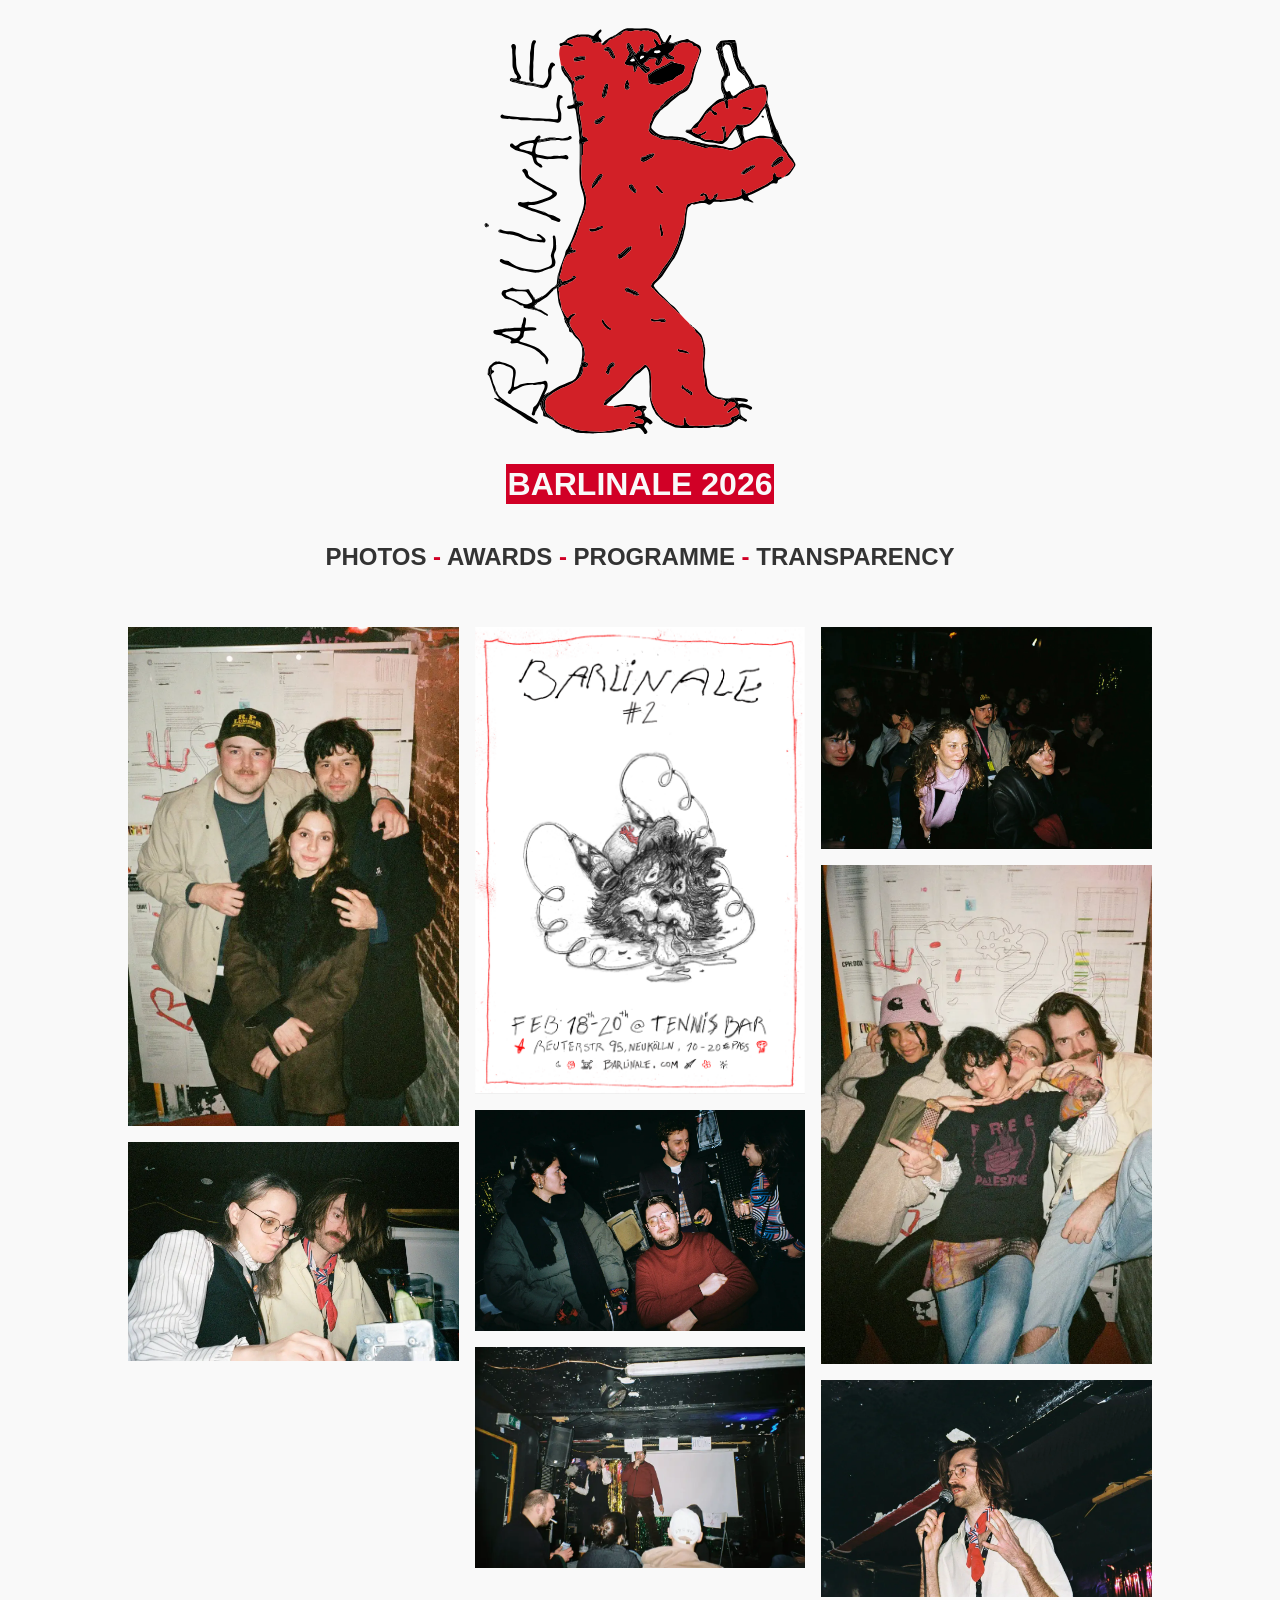
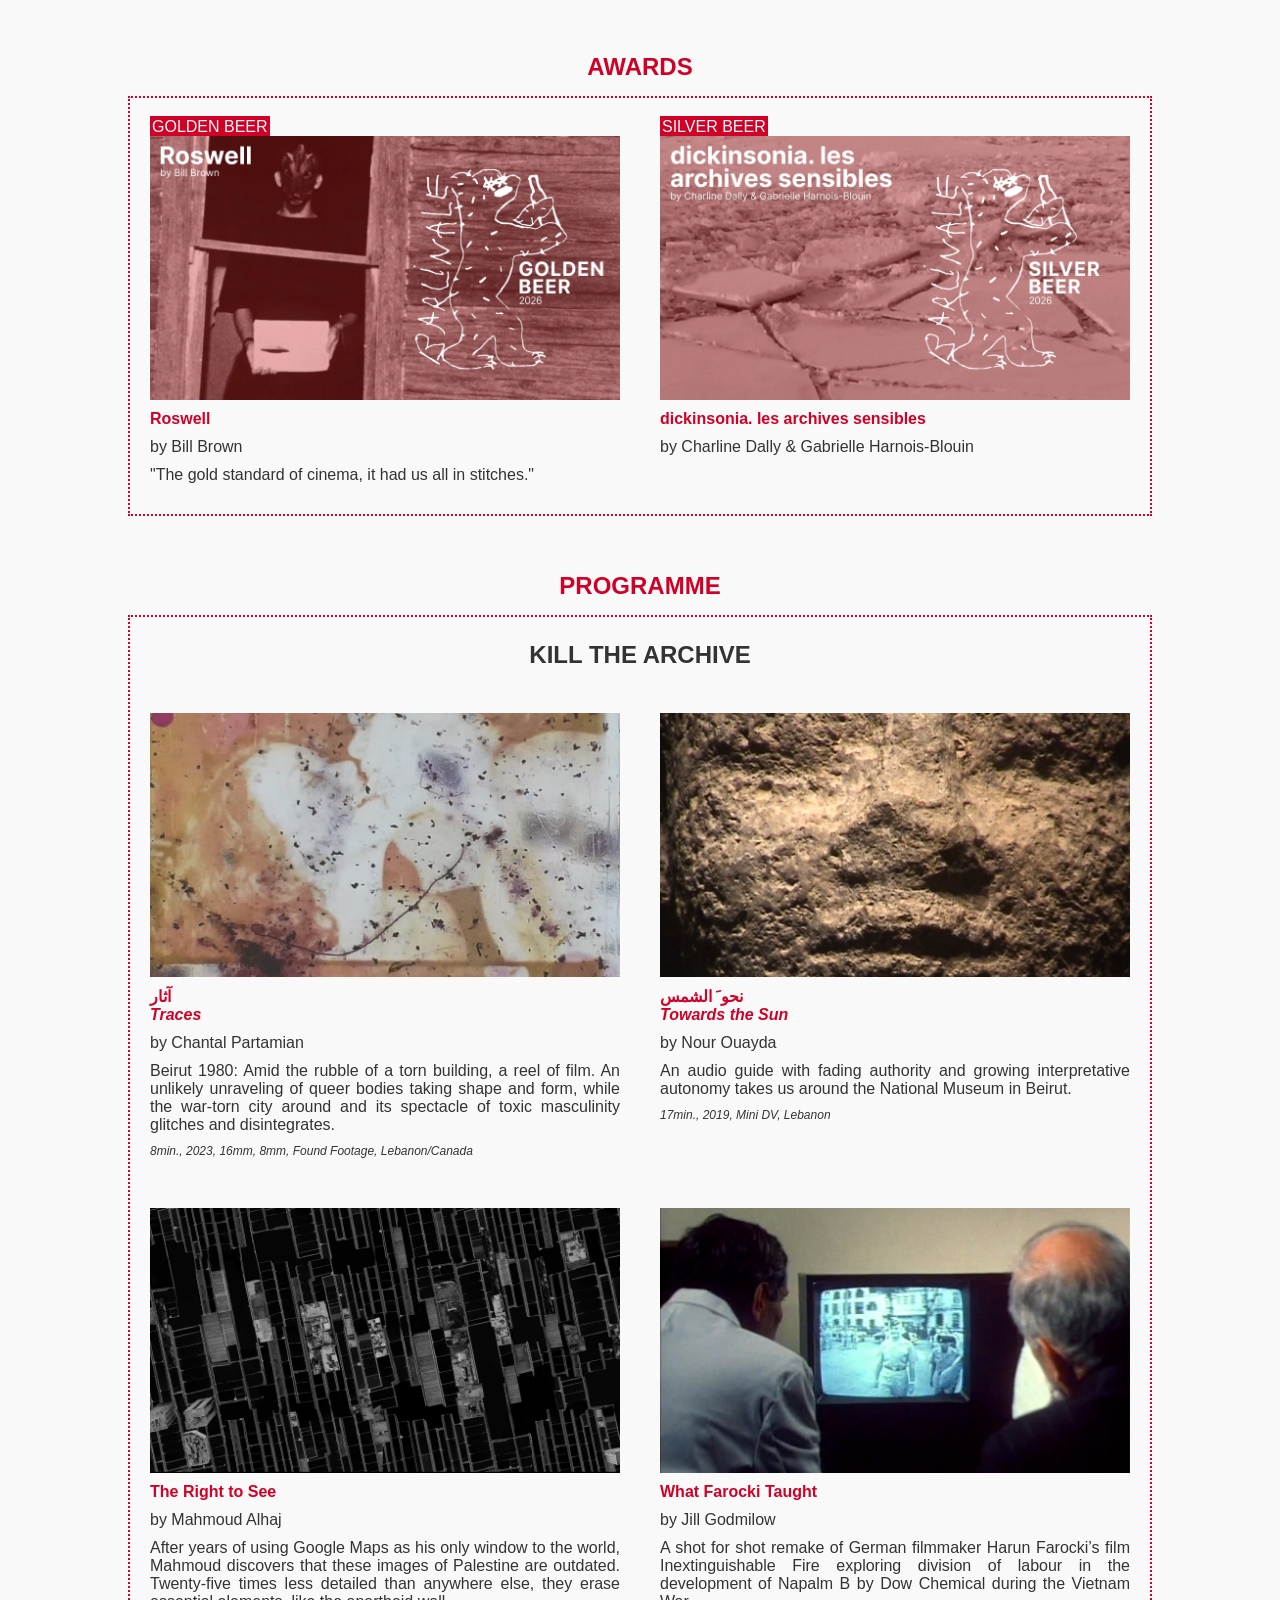
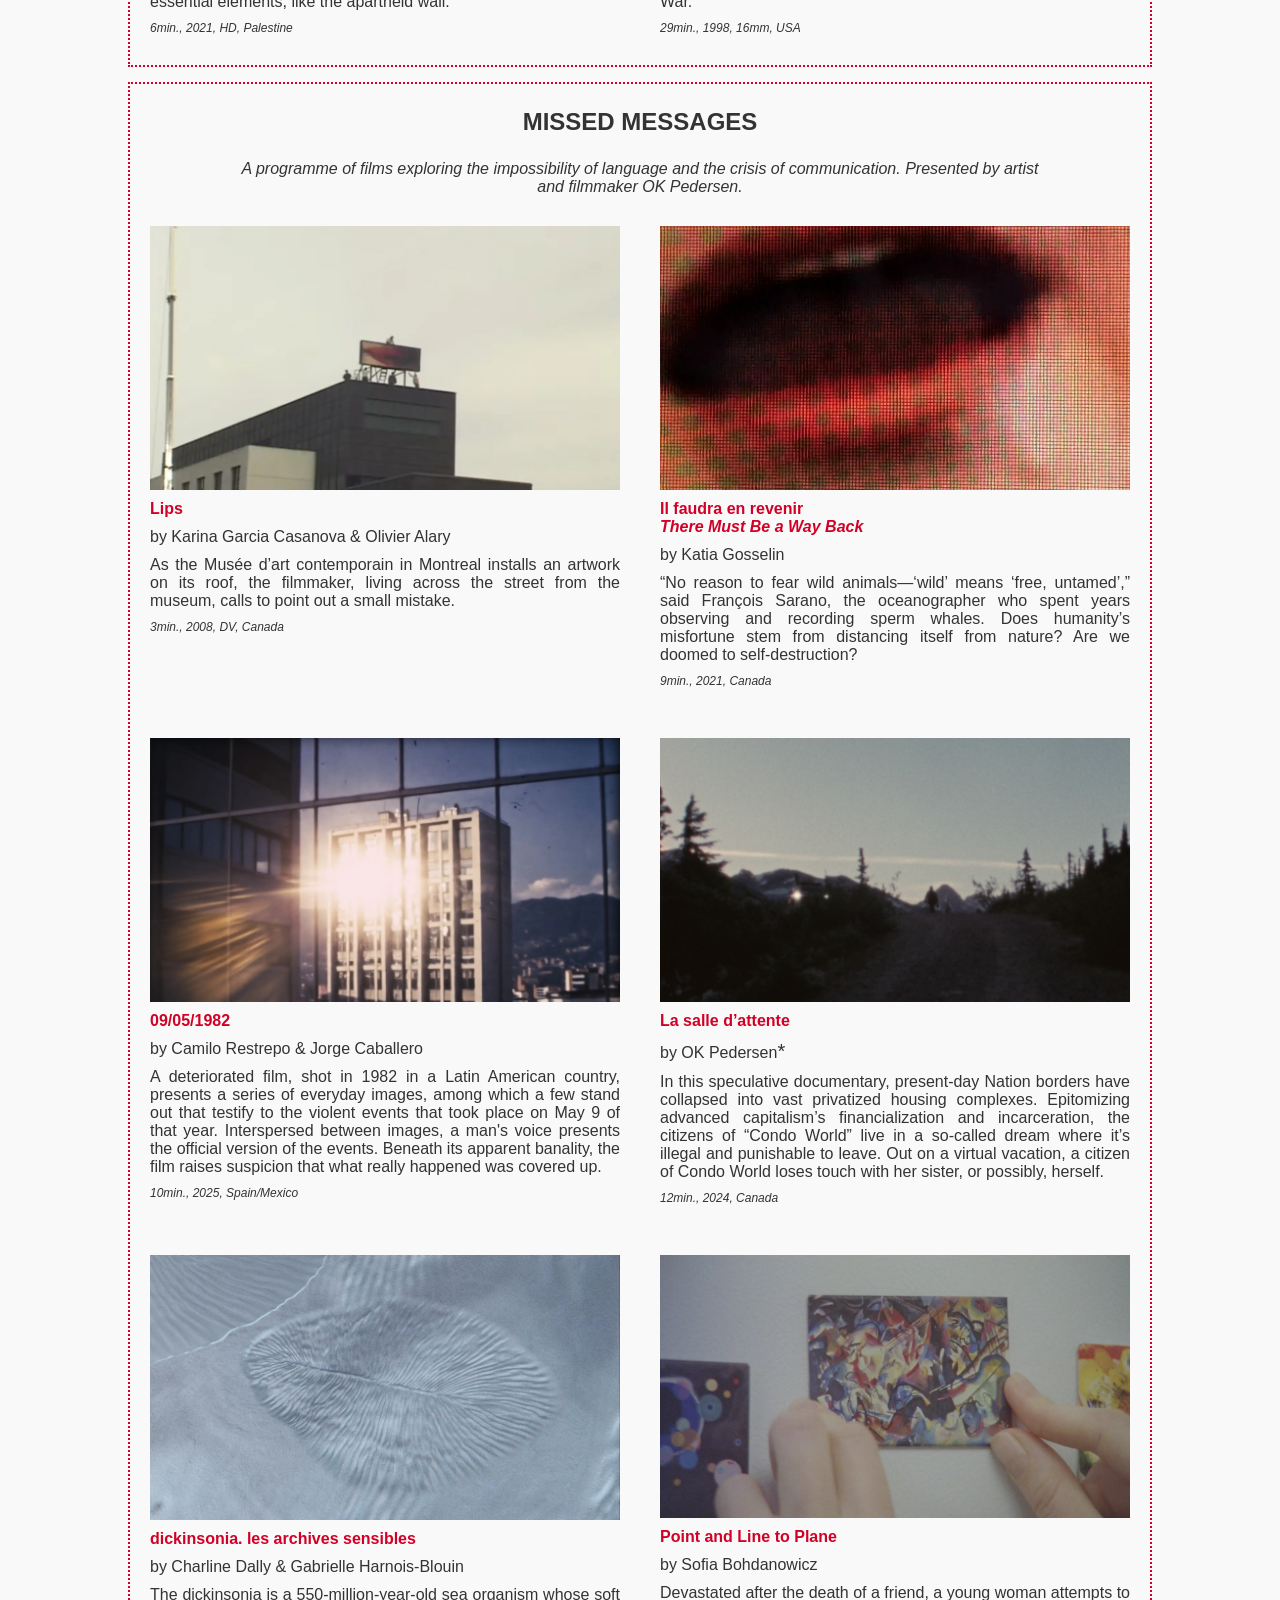
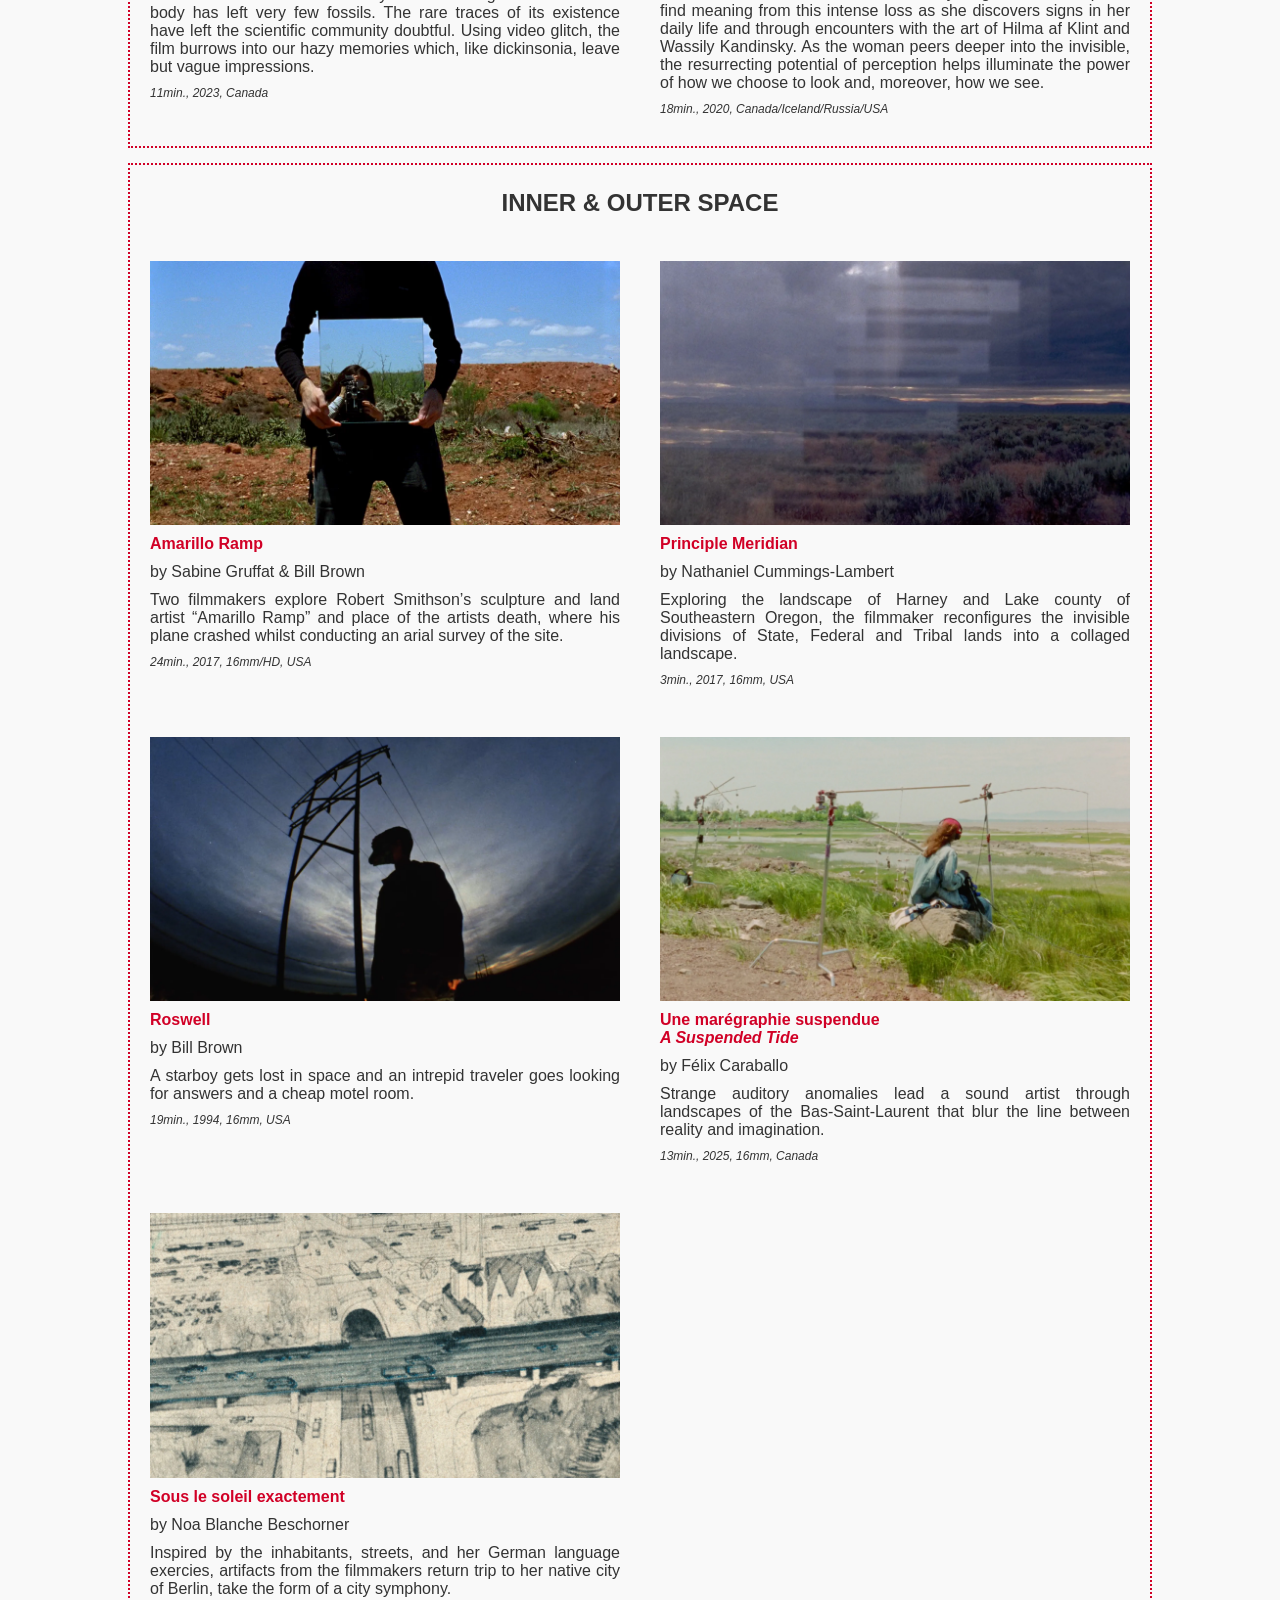
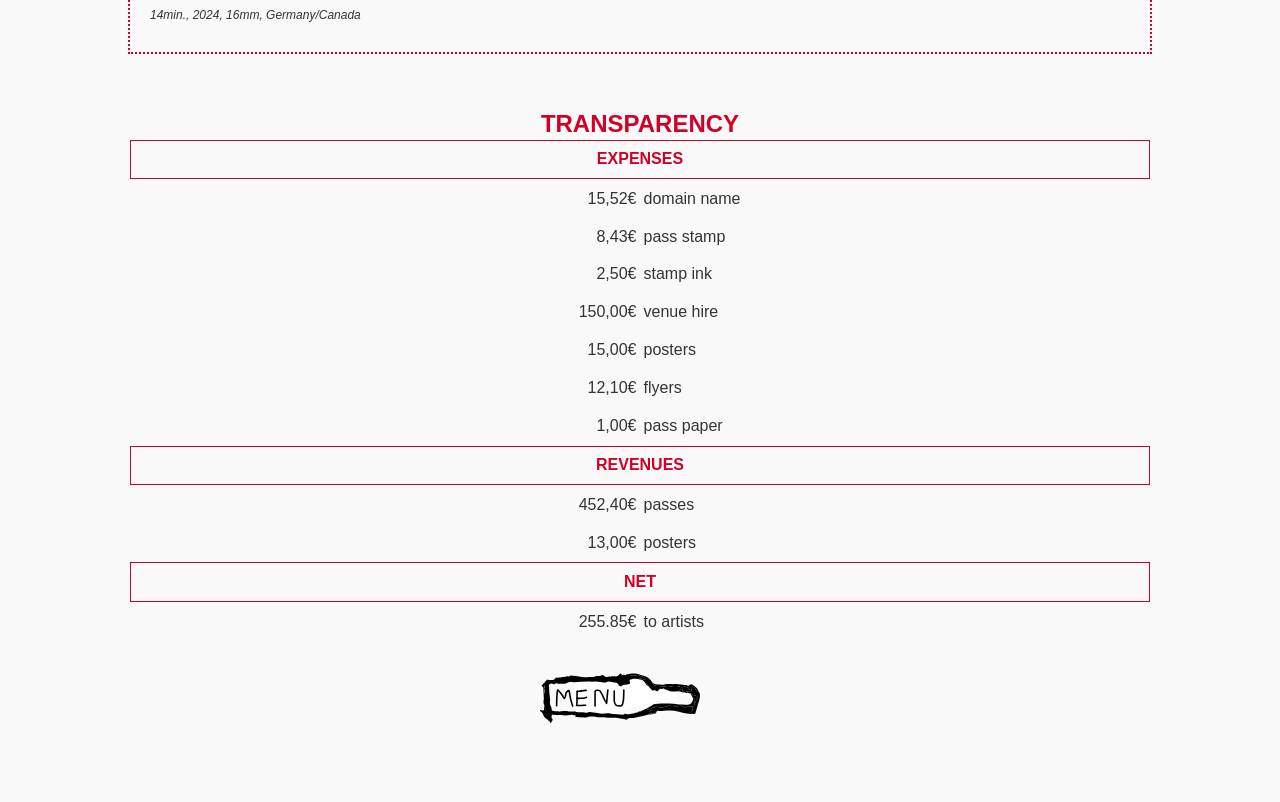
<file: 2026.html>
<!DOCTYPE html>
<html lang="en">
<head >
    <link rel="stylesheet" href="styles.css">
    <meta charset="UTF-8">
    <meta name="viewport" content="width=device-width, initial-scale=1.0">
    <title>Barlinale</title>
    <link rel="icon" href="images/barlinale-icon.png">
</head>
<body>
  
<div class="logo">
    <a href="/index">
       <svg width="4175" height="5351" viewBox="0 0 4175 5351" fill="none" xmlns="http://www.w3.org/2000/svg">
<rect width="4175" height="5351" fill="none"/>
<path d="M3871.45 1463.03L3433.48 1501.75C3376.14 1295.5 3303.62 1117.32 3220.3 920.155C3105.48 648.45 3228.95 723.281 3192.43 591.97C3152.75 449.212 3138.72 406.973 3099.04 264.215C3179.13 208.38 3214.71 221.976 3294.99 220.713C3313.05 284.475 3337.23 395.043 3352.52 441.93C3389.2 554.299 3446.94 576.063 3499.23 679.538C3540.13 760.469 3681.35 919.053 3714.51 992.3C3794.55 1169.26 3772.63 1267.55 3871.43 1463.03H3871.45Z" fill="white"/>
<path d="M2454.03 255.993H1904.15V741.741H2454.03V255.993Z" fill="white"/>
<path d="M2269.65 3435.79C2216.94 3396.27 2223.28 3396.75 2255.01 3343.23C2260.41 3334.14 2270.27 3327.64 2278.33 3320.25C2292.47 3307.33 2308.45 3296.18 2317.32 3278.36C2328.12 3272.18 2338.63 3265.44 2346.18 3255.42C2356.95 3241.18 2367.43 3226.72 2377.35 3211.89C2397.23 3182.12 2417.65 3152.83 2441.83 3126.28C2449.2 3118.19 2455.97 3109.35 2461.85 3100.11C2476.6 3076.9 2491.62 3053.76 2504.82 3029.66C2529.94 2983.79 2553.07 2936.93 2572.85 2888.38C2592.55 2839.96 2612.7 2791.76 2628.71 2741.97C2644.35 2693.41 2657.73 2644.4 2657.81 2592.79C2663.08 2582.79 2664.5 2571.99 2664.8 2560.87C2665.25 2544.37 2664.42 2527.6 2667.14 2511.48C2670.79 2489.8 2673.05 2468 2676.14 2446.29C2679.82 2420.53 2684.6 2394.89 2689.25 2369.26C2690.94 2359.83 2693.09 2350.4 2695.89 2341.21C2698.81 2331.59 2704.73 2323.77 2715.04 2321.43C2751.1 2313.21 2785.47 2298.43 2822.44 2293.73C2829.19 2292.87 2835.77 2290.45 2842.38 2288.57C2862.21 2282.9 2882.04 2277.44 2902.94 2277.55C2912.78 2277.61 2922.07 2274.78 2930.32 2269.57C2933.55 2267.53 2937.28 2263.98 2937.95 2260.57C2941.18 2244.29 2941.9 2228.01 2932.69 2212.96C2928.58 2207.96 2924.52 2202.94 2920.41 2197.96C2917.48 2194.44 2917.99 2192.56 2923.2 2189.42C2925.43 2188.08 2927.88 2187.08 2930.22 2185.93C2934.25 2186.52 2938.28 2187.06 2942.31 2187.67C2949.43 2188.78 2954.91 2192.48 2958.64 2198.58C2965.01 2209.04 2970.55 2219.78 2973.37 2231.95C2975.2 2239.8 2978.23 2247.54 2981.91 2254.71C2983.5 2257.83 2987.82 2260.71 2991.37 2261.46C3004.91 2264.28 3018.4 2264.79 3029.74 2254.55C3034.58 2253.88 3037.61 2251.3 3038.28 2246.3L3037.61 2246.95C3042.83 2246.11 3045.81 2243.16 3046.37 2237.87L3046 2238.59C3053.52 2233.81 3061.02 2228.97 3068.65 2224.32C3069.08 2224.06 3071.17 2225.24 3071.31 2225.96C3072.46 2231.74 3067.41 2234.83 3065.23 2239.18C3060.34 2248.99 3060.48 2249.42 3071.95 2257.13C3076.9 2259.17 3081.84 2262.91 3086.81 2262.96C3119.62 2263.34 3152.43 2263.26 3185.21 2262.53C3194.64 2262.32 3204.02 2259.42 3213.45 2257.83C3221.51 2256.49 3229.65 2253.99 3237.68 2254.2C3262.57 2254.85 3286.77 2249.15 3310.69 2244.64C3341.4 2238.83 3371.36 2228.35 3399.81 2214.68C3415.48 2207.13 3418.6 2196.22 3413.76 2180.71C3410.05 2168.81 3407.69 2156.88 3408.06 2144.47C3408.17 2140.41 3408.92 2136.35 3409.49 2132.32C3410.35 2126.09 3420.37 2122.6 3425.91 2126.98C3431.23 2131.17 3436.03 2136.03 3441.09 2140.6C3440.74 2151.78 3442.83 2162.58 3447.56 2172.65C3451.43 2180.96 3457.88 2185.2 3467.5 2182.41C3474.22 2185.36 3480.8 2184.56 3487.38 2181.84C3506.38 2174.02 3525.7 2166.9 3544.37 2158.39C3580.54 2141.89 3616.2 2124.26 3652.39 2107.82C3689.93 2090.76 3725.39 2070.09 3760.06 2047.87C3768.12 2042.71 3777.17 2039.06 3785.07 2033.68C3794.07 2027.53 3802.67 2020.63 3810.68 2013.21C3820.24 2004.4 3824.38 1992.82 3823.76 1979.81C3823.44 1972.99 3821.96 1966.19 3821.72 1959.36C3821.26 1945.12 3825.89 1932.33 3834.7 1921.26C3836.07 1919.54 3839.48 1919.22 3842.03 1918.68C3843.24 1918.44 3844.69 1919.19 3846.01 1919.62C3859.79 1924.11 3862.48 1926.82 3860.17 1939.78C3858.51 1949.1 3860.12 1954.42 3868.23 1960.3C3879.89 1968.74 3891.26 1974.01 3906.01 1972.29C3915.47 1971.19 3925.25 1971.72 3934.73 1972.8C3939.92 1973.39 3944.81 1976.64 3949.83 1978.66C3933.07 1988.09 3916.44 1997.79 3899.48 2006.87C3891.77 2011.01 3886.05 2015.92 3884.89 2025.17C3884.22 2030.59 3882.93 2036 3881.51 2041.32C3879.28 2049.59 3871.99 2055.69 3863.42 2055.42C3855.28 2055.15 3847 2054.29 3839.08 2052.47C3824.7 2049.16 3811.78 2052.6 3799.42 2059.45C3794.61 2062.11 3790.23 2065.47 3785.61 2068.48C3776.37 2074.47 3767.52 2081.22 3757.77 2086.21C3696.59 2117.57 3637.8 2153.63 3574.49 2180.9C3555.55 2189.07 3536.26 2196.46 3517.32 2204.6C3511.05 2207.29 3505.09 2210.84 3499.39 2214.62C3495.69 2217.1 3494.5 2221.93 3496.25 2225.59C3501.62 2236.68 3507.32 2247.7 3513.96 2258.07C3516.72 2262.4 3521.8 2265.78 3526.53 2268.23C3541.23 2275.89 3555.42 2284.14 3566.78 2296.47C3567.59 2297.36 3568.21 2299.77 3567.7 2300.28C3566.06 2301.95 3563.91 2304.1 3561.84 2304.21C3557.86 2304.42 3553.51 2304.13 3549.83 2302.68C3538.3 2298.19 3527.07 2293.03 3515.68 2288.19C3497.75 2280.62 3479.64 2274.78 3459.63 2278.49C3452.64 2279.78 3446.08 2276.88 3440.93 2271.75C3434.13 2264.95 3427.6 2257.86 3420.56 2251.33C3418.81 2249.72 3415.18 2248.61 3412.95 2249.23C3403.68 2251.84 3394.55 2254.93 3385.55 2258.34C3351.77 2271.05 3317.06 2279.03 3280.86 2279.43C3251.76 2279.76 3223.44 2286.23 3195.02 2290.77C3164.76 2295.61 3134.83 2296.01 3104.55 2294.35C3088.07 2293.46 3071.55 2293.41 3055.05 2293.49C3048.09 2293.54 3041.67 2296.09 3036.57 2301.31C3030.76 2307.19 3024.98 2313.13 3018.83 2318.61C3003.17 2332.61 2982.37 2336.24 2965.87 2323.55C2951.31 2312.35 2936.31 2310.68 2919.55 2310.9C2880.86 2311.35 2842.59 2314.36 2805.65 2327.15C2796.38 2330.35 2786.87 2330.92 2777.62 2325.92C2767.49 2320.44 2758.52 2322.75 2752.8 2332.39C2746.91 2342.28 2739.71 2349.54 2728.64 2353.46C2718.86 2356.95 2713.3 2365.36 2711.15 2375.06C2706.69 2395.19 2701.85 2415.37 2699.46 2435.79C2694.22 2480.79 2685.76 2525.53 2686.94 2571.13C2681.38 2606.33 2680.79 2642.49 2666.63 2676.03C2664.26 2698.01 2657.57 2719.02 2652.6 2740.43C2646.04 2768.7 2637.2 2795.95 2626.03 2822.74C2612.81 2854.47 2601.71 2887.06 2589.59 2919.25C2576.96 2952.84 2559.9 2984.36 2543.08 3015.9C2536.01 3029.17 2526.39 3041.1 2517.82 3053.57C2503.8 3073.99 2489.29 3094.06 2475.72 3114.78C2447.1 3158.52 2419.05 3202.67 2390.59 3246.52C2380.81 3261.57 2369.1 3275 2356.2 3287.55C2332.56 3310.58 2309.29 3334.01 2286.21 3357.63C2280.51 3363.43 2275.59 3370.2 2271.35 3377.16C2266.81 3384.61 2266.3 3392.64 2271.91 3400.3C2276.72 3406.88 2281.23 3413.7 2285.88 3420.42C2283.59 3429.34 2278.23 3434.43 2269.79 3435.68L2269.65 3435.79Z" fill="black"/>
<path d="M2541.54 262.685C2533.5 295.332 2514.91 320.535 2487.5 339.586C2480.92 344.154 2474.71 349.232 2468.32 354.068C2467 354.471 2465.42 354.525 2464.39 355.278C2452.52 364.279 2450.85 373.415 2459.21 382.335C2472.59 396.576 2487.05 408.882 2507.6 410.951C2508.92 411.086 2510.75 411.435 2511.39 412.349C2513.67 415.519 2516.6 418.77 2517.27 422.371C2518.3 427.637 2517.6 433.253 2517.62 438.734C2506.15 437.31 2494.68 435.886 2483.2 434.462C2470.04 427.476 2456.6 420.92 2444.67 411.838C2435.97 405.201 2427.45 398.349 2418.8 391.632C2407.78 383.061 2389.86 385.291 2382.12 396.549C2378.25 402.165 2375.05 408.264 2371.83 414.31C2361.51 433.71 2351.46 453.244 2340.98 472.563C2339.1 476.056 2335.8 478.851 2332.98 481.753C2330.26 484.547 2320.59 485.837 2317.42 482.827C2314.81 480.355 2312.18 475.68 2312.69 472.509C2315.81 453.566 2319.89 434.811 2323.49 415.949C2324.81 409.044 2318.87 402.81 2311.29 403.374C2303.1 403.992 2294.66 404.153 2286.89 406.41C2273.43 410.306 2259.84 410.844 2246.08 410.844C2236.46 410.844 2226.84 410.656 2217.22 410.521C2208.17 410.414 2201.07 414.498 2196.69 421.968C2192.58 429.008 2189.82 436.827 2186.46 444.296C2176.35 450.45 2167.97 458.322 2162.19 468.775C2158.89 470.978 2155.58 473.181 2152.31 475.385C2142.87 477.346 2135.27 482.048 2130.46 490.539C2126.97 496.692 2128.77 503.275 2129.65 509.724C2126.24 514.184 2121.78 518.456 2116.19 516.038C2107.62 512.357 2098.57 508.327 2091.82 502.173C2081.99 493.172 2074.01 482.129 2065.25 471.945C2062.56 453.136 2045.36 443.571 2037.36 428.148C2037.22 417.722 2032.9 409.796 2023.68 404.61C2016.53 400.606 2009.44 396.549 2002.43 392.331C1998.5 389.966 1998.56 380.965 2002.61 377.767C2005.79 375.269 2009.2 372.286 2012.93 371.507C2020.91 369.814 2029.35 370.136 2037.2 368.094C2040.39 367.261 2042.57 362.452 2045.23 359.469C2045.39 357.347 2045.77 355.278 2046.36 353.235C2052.59 351.14 2059.18 349.769 2064.98 346.814C2075.16 341.601 2080.97 333.056 2080.89 321.153C2084.16 318.171 2084.94 314.597 2083.55 310.459C2089.59 298.368 2095.85 286.465 2099.02 273.084C2100.53 266.635 2104.13 260.589 2107.38 254.705C2108.53 252.609 2111.44 251.373 2113.67 249.922C2117.46 247.45 2126.7 251.292 2126.89 255.672C2127.42 269.053 2127.61 282.434 2127.93 295.842L2128.02 295.278C2119.34 299.469 2118.64 307.584 2118.23 315.672C2117.97 321.019 2118.42 326.312 2122.4 330.611C2126.64 335.179 2131.99 334.346 2137.31 333.97C2142.79 335.045 2148.25 336.12 2153.73 337.194C2157.01 339.183 2160.12 341.601 2163.62 343.079C2172.78 347.002 2181.22 345.658 2188.15 338.162C2190.73 335.367 2192.74 332.062 2195.03 328.972L2194.73 329.16C2199.19 327.897 2202.09 325.022 2203.49 320.616C2203.49 320.616 2203.01 321.073 2203.03 321.073C2207.52 319.649 2210.5 316.72 2211.79 312.125L2211.31 312.877C2223.11 307.907 2234.1 301.646 2243.47 292.833C2259.68 288.99 2273.65 280.446 2287.51 271.767C2300.14 263.867 2302.18 254.302 2294.28 240.383C2289.58 232.081 2284.5 223.966 2279.13 216.066C2271.26 204.486 2268.09 191.239 2264.7 178.046C2263.57 173.639 2270.85 166.868 2275.26 168.4C2279.08 169.716 2283.83 170.684 2286.14 173.505C2300.81 191.293 2319.27 206.098 2329.24 227.647C2330.96 231.328 2333.24 234.794 2335.53 238.18C2341.76 247.342 2350.55 249.062 2360.71 246.456C2364.95 243.258 2370.06 240.733 2373.31 236.702C2381.88 226.169 2391.2 221.843 2405.31 225.739C2411.44 227.432 2417.96 221.763 2417.86 213.191C2431.21 189.654 2444.59 166.143 2457.95 142.605C2463.32 133.147 2468.67 123.501 2478.1 117.589C2480.95 115.789 2486.27 115.494 2489.25 116.971C2492.26 118.449 2495.35 122.829 2495.64 126.188C2496.69 137.312 2492.18 147.361 2487.31 157.088C2480.68 170.388 2473.96 183.635 2467.27 196.908C2465.12 200.186 2461.79 203.223 2461.09 206.796C2459.13 216.55 2463.88 223.67 2472.16 225.524C2499.16 231.57 2525.85 232.752 2552.34 222.542C2561.1 219.156 2570.64 217.732 2579.88 215.61C2580.96 215.368 2583.43 216.523 2583.43 217.034C2583.43 219.318 2583.59 222.354 2582.27 223.778C2575.72 230.791 2568.11 236.03 2558.36 238.395C2546.08 241.378 2540.62 250.056 2541.56 262.658L2541.54 262.685ZM2299.85 354.821C2319.62 356.836 2337.38 350.71 2354.18 341.144C2355.71 340.257 2356.67 335.958 2355.98 333.916C2351.17 319.944 2340.88 312.636 2328.41 316.263C2316.42 319.756 2304.41 320.293 2292.24 320.992C2288.29 321.207 2284.37 322.738 2280.55 324.001C2275.05 325.855 2270.64 333.352 2270.58 340.419C2270.53 346.491 2276.87 352.967 2283.64 353.612C2289.04 354.122 2294.44 354.418 2299.85 354.821ZM2123.31 387.011C2105.98 385.694 2097.33 390.477 2091.93 401.547C2087.68 410.226 2084.46 418.878 2087.31 428.685C2088.09 431.426 2094.78 435.859 2096.85 434.623C2110.63 426.213 2124.6 418.018 2137.96 408.963C2140.51 407.216 2142.23 401.574 2141.5 398.376C2140.72 394.991 2137.07 391.31 2133.74 389.724C2129.01 387.467 2123.45 387.037 2123.34 387.011H2123.31Z" fill="black"/>
<path d="M654.445 3931.35C673.656 3931.94 692.895 3932.42 712.107 3933.2C720.786 3933.55 727.691 3937.5 733.173 3944.4C737.767 3950.21 736.666 3958.73 730.405 3961.63C714.041 3969.21 697.436 3975.09 678.815 3973.07C648.345 3969.8 618.547 3976.76 588.48 3979.58C582.864 3980.11 577.705 3984.06 576.765 3989.76C573.89 4007.36 567.979 4024.4 567.656 4042.48C567.495 4052.47 563.035 4060.94 555.269 4067.66C546.967 4074.83 538.959 4082.35 530.764 4089.66C528.722 4091.49 526.223 4092.81 524.262 4094.71C520.312 4098.5 515.852 4102.4 516.335 4108.47C516.846 4114.84 522.435 4117.23 527.379 4118.95C541.673 4123.92 555.887 4129.54 570.612 4132.65C619.461 4143 664.548 4164.06 710.387 4182.42C745.962 4196.66 779.979 4215.55 806.419 4245.1C815.555 4255.34 825.577 4264.99 836.137 4273.75C854.435 4288.93 866.499 4309.19 881.17 4327.3C886.195 4333.5 888.828 4341.81 891.784 4349.44C893.235 4353.14 894.121 4357.79 893.235 4361.53C889.473 4377.43 885.147 4393.23 880.498 4408.9C879.961 4410.7 876.199 4411.85 873.7 4412.66C870.342 4413.76 864.672 4410.59 864.001 4407.07C860.991 4390.95 852.393 4376.23 852.93 4359.06C853.118 4352.66 849.652 4345.81 846.67 4339.76C843.66 4333.66 839.952 4327.51 835.169 4322.78C824.422 4312.17 813.647 4301.23 801.341 4292.66C788.631 4283.79 782.048 4269.93 769.823 4260.42C730.512 4229.84 703.401 4212.54 661.055 4195.45C622.819 4180.02 583.617 4167.37 544.521 4154.36C528.856 4149.15 513.406 4143.32 497.93 4137.62C490.003 4134.72 482.238 4134.02 473.72 4135.37C454.777 4138.32 435.7 4140.71 416.622 4142.3C407.943 4143 400.689 4138.35 396.658 4130.23C395.557 4128.03 395.019 4124.48 396.04 4122.5C398.512 4117.71 402.059 4113.5 405.149 4109.01C409.287 4102.99 409.072 4098.21 404.343 4095.12C384.889 4082.35 365.839 4068.62 341.629 4066.23C330.317 4065.1 320.456 4060.13 311.025 4054.52C290.55 4042.32 268.437 4035.79 244.926 4032.91C225.768 4030.55 207.013 4026.38 189.709 4017.06C181.863 4012.84 177.134 4006.77 175.36 3998.14C172.378 3983.69 181.111 3967.62 195.298 3967.57C224.424 3967.41 251.213 3952.39 280.689 3955.82C285.929 3956.44 291.706 3955.02 296.838 3953.33C316.775 3946.74 337.33 3946.02 358.02 3945.69C382.767 3945.29 407.352 3944.32 431.938 3939.81C447.952 3936.85 464.853 3938.63 481.378 3938.28C496.505 3937.96 511.633 3937.9 526.734 3937.23C535.493 3936.85 541.727 3930.65 542.264 3921.14C542.802 3911.46 543.312 3902.09 547.665 3893.08C557.338 3873.01 561.154 3851.41 564.082 3829.48C565.157 3821.45 567.979 3813.6 570.585 3805.87C572.627 3799.71 582.434 3798.05 588.104 3802.18C597.777 3809.25 602.748 3818.47 601.243 3830.56C597.696 3859.12 598.234 3888.41 586.169 3915.49C585.148 3917.8 586.035 3920.92 585.793 3923.63C585.551 3926.51 590.119 3932.64 592.806 3932.72C598.261 3932.88 603.742 3933.2 609.17 3932.93C624.27 3932.15 639.344 3931.1 654.418 3930.16C654.418 3930.57 654.445 3930.97 654.472 3931.37L654.445 3931.35ZM379.247 3986.05C369.412 3984.82 360.035 3983.42 350.362 3986.11C331.903 3991.21 313.255 3995.62 294.688 4000.35C291.491 4001.15 290.201 4003.44 290.873 4006.74C291.141 4008.01 291.249 4009.54 292.028 4010.4C293.828 4012.39 295.709 4014.7 298.047 4015.72C309.332 4020.71 320.51 4026.22 332.252 4029.9C369.063 4041.43 403.913 4057.42 438.521 4074.16C443.304 4076.47 449.242 4078.83 454.105 4078C463.429 4076.42 473.693 4074.48 481.244 4069.29C508.409 4050.65 526.196 4025.63 527.674 3991.32C527.835 3987.5 521.897 3979.5 518.404 3979.07C503.303 3977.16 488.364 3978.58 473.263 3979.9C441.88 3982.61 410.389 3984.12 379.247 3986.08V3986.05Z" fill="black"/>
<path d="M856.148 2435.87C861.173 2438.07 866.681 2439.63 871.168 2442.64C889.708 2455.03 908.947 2463.52 932.135 2464.78C948.284 2465.67 963.841 2473.27 978.109 2482C995.682 2492.75 1012.93 2504.14 1032.33 2511.59C1034.86 2512.55 1037.11 2514.3 1039.29 2515.97C1053.34 2526.61 1056.62 2539.34 1039.16 2552.72C1036.09 2555.06 1031.36 2557.24 1027.93 2556.62C1017.18 2554.71 1005.76 2553.21 996.326 2548.24C983.966 2541.71 971.445 2537.17 957.876 2534.29C942.802 2531.09 929.287 2524.57 920.044 2511.26C918.512 2509.06 916.416 2506.91 914.106 2505.62C896.13 2495.63 878.584 2484.64 859.829 2476.36C838.495 2466.96 816.085 2460.08 794.133 2452.15C787.684 2449.81 780.994 2448.07 774.679 2445.41C741.764 2431.54 708.204 2419.67 673.166 2412.25C665.186 2410.56 657.528 2407.09 649.897 2404.08C638.424 2399.54 627.273 2394.03 615.612 2390.06C601.21 2385.17 587.479 2379.31 574.313 2371.57C557.681 2361.79 539.947 2354.45 520.843 2350.37C507.757 2347.58 499.616 2338.39 494.994 2326.03C490.588 2314.28 499.508 2298.94 511.788 2298.22C519.956 2297.73 528.312 2297.73 536.373 2298.91C562.49 2302.76 588.339 2303.83 614.026 2295.96C624.72 2292.68 635.576 2293.73 646.646 2295.96C655.943 2297.84 665.938 2298.89 675.208 2297.6C696.973 2294.54 719.086 2291.77 740.018 2285.43C788.652 2270.65 837.715 2257.16 885.194 2238.59C907.576 2229.83 925.579 2215.67 942.48 2199.42C947.075 2195.01 947.182 2185.98 942.346 2180.66C937.778 2175.66 933.156 2169.46 927.218 2167.12C905.507 2158.47 886.618 2144.17 863.779 2137.56C843.895 2131.81 827.183 2118.83 809.717 2107.93C796.901 2099.92 783.896 2092.26 770.998 2084.36C761.648 2078.64 752.351 2072.86 743.108 2067C739.641 2064.8 736.632 2061.36 732.87 2060.18C708.446 2052.52 691.008 2034.87 671.554 2019.61C653.256 2005.26 632.969 1993.35 612.844 1981.59C603.95 1976.37 597.743 1970.17 594.197 1960.76C592.746 1956.92 590.354 1953.45 588.742 1949.66C580.654 1930.59 571.384 1912.56 556.069 1897.78C547.444 1889.45 551.044 1875.8 561.846 1869.89C569.181 1865.88 577.027 1863.12 585.518 1864.11C598.603 1865.64 622.275 1889.58 624.398 1903.48C625.634 1911.62 626.225 1919.87 626.977 1928.09C628.16 1941.2 634.34 1951.49 644.389 1959.66C648.661 1963.13 652.53 1967.21 657.206 1970C678.54 1982.74 697.779 1998.27 717.259 2013.53C719.409 2015.23 721.505 2017.16 723.923 2018.37C757.16 2034.71 787.845 2055.93 822.373 2069.82C832.583 2073.94 842.23 2078.69 851.58 2084.79C865.337 2093.77 880.25 2101.13 895.163 2108.11C928.857 2123.89 959.73 2144.44 991.409 2163.63C1007.83 2173.57 1009.81 2198.77 993.935 2213.25C970.397 2234.72 943.958 2251.95 915.852 2266.46C903.788 2272.69 889.977 2275.46 877.106 2280.19C853.891 2288.68 830.622 2297.03 807.648 2306.2C774.33 2319.5 738.97 2325.46 704.604 2334.95C695.575 2337.45 685.472 2336.42 675.88 2336.24C660.618 2335.94 645.706 2337.8 631.142 2342.12C628.831 2342.82 625.983 2345.35 625.473 2347.52C624.989 2349.64 626.494 2353.33 628.321 2354.67C633.749 2358.7 639.418 2362.95 645.679 2365.26C667.577 2373.37 689.96 2380.14 711.751 2388.5C745.177 2401.34 779.543 2410.91 814.07 2420.15C815.494 2422.33 816.435 2425.42 818.45 2426.49C830.219 2432.7 842.418 2437.72 856.255 2435.92L856.148 2435.87Z" fill="black"/>
<path d="M748.889 1520.21C736.099 1547.83 729.865 1577.41 723.793 1606.92C720.488 1623.06 721.267 1639.75 724.411 1656.09C725.485 1661.68 728.817 1666.65 733.869 1668.96C748.781 1675.81 763.56 1682.53 780.407 1684.68C807.599 1688.17 834.603 1693.41 861.607 1698.38C887.563 1703.16 913.331 1703.7 939.313 1698.14C960.863 1693.52 982.654 1691.23 1004.79 1693.62C1022.58 1695.56 1040.45 1695.8 1058.18 1692.41C1060.87 1691.9 1063.67 1691.29 1066.35 1691.45C1082.96 1692.33 1099.08 1691.55 1114.8 1684.65C1118.96 1682.8 1125.57 1684.84 1130.44 1686.66C1135.46 1688.55 1140.03 1692.04 1144.27 1695.48C1152.39 1702.09 1155.37 1710.98 1153.63 1721.19C1151.69 1732.61 1141.24 1741.42 1130.36 1740.46C1123.58 1739.87 1116.6 1738.98 1110.28 1736.67C1090.51 1729.44 1070.17 1727.77 1049.4 1728.42C1028.82 1729.06 1008.29 1729.17 987.706 1731.43C963.201 1734.12 938.346 1733.63 913.626 1734.81C902.69 1735.33 891.754 1737.42 880.872 1737.18C858.973 1736.67 837.155 1735.22 815.74 1729.28C795.937 1723.77 775.705 1719.77 755.526 1715.76C750.42 1714.74 744.697 1715.76 739.458 1716.87C737.442 1717.3 734.89 1720.41 734.594 1722.59C734.03 1726.51 734.809 1730.65 735.239 1734.68C738.087 1761.55 753.188 1779.98 775.732 1793.23C780.461 1796.02 785.297 1798.6 790.134 1801.24C801.58 1807.47 808.351 1817.6 813.618 1829.07C817.138 1836.73 811.199 1845.71 802.064 1846.24C792.229 1846.81 782.261 1846.46 775.033 1839.07C765.199 1829.02 753.403 1822.19 741.204 1815.96C715.947 1803.06 703.775 1780.84 696.52 1754.81C691.737 1737.64 686.686 1720.55 681.393 1703.51C678.84 1695.29 673.117 1689.11 665.378 1685.51C633 1670.49 600.73 1655.58 565.585 1647.22C529.526 1638.65 494.165 1627.12 458.617 1616.54C453.485 1615 448.111 1612.4 444.269 1608.77C432.177 1597.3 418.662 1588.19 403.911 1580.61C400.391 1578.81 397.462 1575.48 394.829 1572.36C390.1 1566.72 389.186 1560.27 391.443 1553.12C397.892 1532.84 417.936 1530.31 430.888 1540.44C438.384 1546.3 444.134 1554.33 451.497 1560.4C456.844 1564.81 463.83 1567.23 470.655 1563.23C480.086 1557.66 490.216 1552.67 498.115 1545.33C524.42 1520.91 556.234 1509.51 590.681 1504.11C604.25 1501.99 617.712 1500.06 631.012 1496.29C640.121 1493.71 650.009 1493.9 659.548 1492.88C673.197 1491.4 686.901 1490.36 700.47 1488.37C709.014 1487.13 716.484 1482.48 719.413 1474.18C727.474 1451.39 745.96 1440.11 765.897 1430.14C771.406 1427.4 779.601 1429.63 784.652 1434.84C789.784 1440.14 792.444 1446.61 790.537 1453.54C789.65 1456.77 785.297 1459.05 782.53 1461.79C781.159 1461.79 779.681 1461.47 778.445 1461.85C767.053 1465.26 762.7 1472.35 765.441 1482.83C767.429 1490.41 776.43 1495.78 784.975 1493.77C806.228 1488.77 827.429 1483.58 848.575 1478.16C859.161 1475.44 869.748 1472.54 879.959 1468.73C883.29 1467.49 885.413 1463.08 888.1 1460.13L888.046 1460.18C905.753 1460.93 923.46 1462.71 941.141 1462.12C956.671 1461.61 970.885 1465.07 984.965 1470.58C985.986 1470.98 986.684 1472.76 987.007 1474.02C987.141 1474.56 986.013 1476.06 985.422 1476.09C974.566 1476.63 963.684 1476.73 952.829 1477.46C943.344 1478.08 933.483 1477.86 924.589 1480.63C912.578 1484.39 900.541 1485.84 888.261 1485.49C872.919 1485.06 858.382 1488.13 844.276 1493.66C828.799 1499.76 812.865 1502.63 796.26 1502.47C780.944 1502.31 766.757 1507.1 753.188 1513.65C751.173 1514.62 750.313 1518 748.889 1520.29V1520.21ZM679.028 1526.12C666.507 1526.12 660.81 1525.12 655.598 1526.28C611.397 1535.98 568.057 1548.39 527.94 1570C524.367 1571.93 521.116 1574.51 517.837 1576.96C510.771 1582.22 510.69 1593.51 517.623 1598.13C526.758 1604.23 536.055 1609.93 547.475 1610.65C562.71 1611.62 577.031 1616.19 590.923 1622.15C615.052 1632.52 641.518 1633.14 666.372 1640.56C671.8 1642.17 681.366 1635.1 681.634 1629.43C682.924 1603.13 692.328 1578.81 699.422 1553.9C700.174 1551.3 700.577 1548.55 701.061 1545.87C702.404 1538.37 695.687 1528.59 688.191 1527.35C682.843 1526.47 677.416 1525.9 679.028 1526.12Z" fill="black"/>
<path d="M111.515 4469.03C114.041 4455.06 123.445 4444.47 129.518 4432.25C152.464 4415.08 170.763 4391.78 197.74 4380.01C202.522 4377.92 208.998 4376.25 213.619 4377.73C229.956 4382.97 246.239 4373.75 262.63 4379.07C283.48 4385.87 305.325 4389.77 325.773 4397.48C355.222 4408.6 385.182 4418.63 412.804 4434.32C457.676 4459.79 468.504 4489.24 466.059 4527.8C464.581 4550.93 461.384 4573.99 456.037 4596.85C447.949 4631.59 445.611 4667.3 441.635 4702.72C441.366 4705.22 447.707 4710.08 450.609 4709.49C458.616 4707.85 466.892 4706.88 474.469 4704.06C482.1 4701.21 489.274 4696.81 496.234 4692.45C512.785 4682.14 530.68 4675.47 549.704 4671.63C572.543 4667.01 595.275 4661.8 618.275 4658.17C630.366 4656.26 642.914 4656.64 655.221 4656.82C682.762 4657.25 710.115 4656.72 737.065 4649.84C747.679 4647.12 758.615 4645.3 769.524 4644.38C792.9 4642.42 815.793 4638.53 838.095 4631.11C844.839 4628.88 851.61 4629.01 858.301 4631.16C865.045 4633.31 870.58 4637.08 873.697 4643.77C883.961 4665.88 884.311 4689.07 880.253 4712.42C877.916 4725.91 873.939 4739.05 867.598 4751.46C858.328 4769.68 849.81 4788.27 841.078 4806.78C840.594 4807.78 841.078 4809.36 841.427 4810.57C842.448 4814.41 844.248 4814.55 847.365 4811.81C860.827 4799.85 876.411 4791.09 892.398 4783.14C895.865 4781.42 900.325 4781.77 904.328 4781.18C902.152 4784.48 900.674 4788.67 897.692 4790.9C889.04 4797.38 880.011 4803.42 870.741 4808.99C860.047 4815.41 850.912 4823.71 844.087 4833.73C833.473 4849.37 824.311 4866 814.745 4882.34C808.404 4893.12 806.04 4904.86 806.093 4917.41C806.174 4933.66 805.341 4949.92 804.911 4966.17C803.003 4961.18 800.021 4956.34 799.43 4951.21C797.871 4937.64 797.388 4923.96 796.393 4910.31C796.313 4909.32 795.507 4908.38 795.157 4907.38C794.163 4904.53 792.685 4904.59 791.073 4907.79C784.463 4921.09 774.952 4933.2 774.038 4948.84C772.05 4952.26 769.47 4955.48 768.127 4959.13C761.705 4976.76 751.817 4992.24 739.914 5006.56C732.39 5009.73 729.838 5015.37 731.745 5023.19C724.061 5026.31 721.481 5031.92 723.604 5039.85C720.89 5049.07 717.612 5058.17 715.624 5067.55C712.883 5080.42 690.85 5084.7 681.284 5076.34C676.931 5072.55 674.083 5067.79 674.836 5061.99C675.534 5056.59 676.851 5051.19 678.597 5046.03C685.234 5026.52 692.301 5007.28 693.349 4986.24C693.832 4976.38 699.287 4967.46 708.745 4963.3C724.652 4956.29 735.48 4944.54 743.702 4929.79C751.736 4915.42 760.818 4901.55 767.697 4886.67C790.187 4838.09 812.22 4789.29 833.688 4740.28C839.707 4726.52 843.791 4711.85 844.409 4696.48C845.296 4674.75 831.996 4670.29 815.981 4669.61C813.348 4669.51 810.419 4670.23 808.001 4671.39C796.501 4676.9 784.275 4677.97 771.808 4677.78C766.3 4677.7 760.603 4677.06 755.364 4678.24C733.707 4683.13 712.13 4685.84 690.339 4679.13C689.076 4678.72 687.572 4678.75 686.228 4678.99C648.53 4685.92 609.596 4683.21 572.328 4693.47C568.378 4694.55 564.429 4695.95 560.747 4697.72C533.529 4710.75 504.671 4720.18 478.446 4735.42C471.352 4739.56 464.071 4743.75 456.359 4746.38C435.804 4753.39 420.784 4766.56 409.929 4785.05C407.86 4788.57 405.361 4791.87 402.674 4794.91C393.162 4805.68 375.965 4804.58 366.749 4792.7C363.149 4788.08 361.94 4782.92 364.223 4777.36C365.782 4773.57 367.34 4769.7 369.597 4766.29C371.854 4762.88 374.568 4759.57 377.712 4757.05C403.238 4736.52 411.245 4707.82 415.114 4677.25C417.882 4655.45 420.273 4633.58 423.068 4611.79C423.928 4605.05 425.164 4598.3 426.829 4591.72C434.702 4560.6 434.084 4529.22 430.054 4497.76C428.791 4487.79 423.793 4479.73 416.189 4473.2C402.593 4461.54 388.46 4451.54 370.726 4446.03C352.481 4440.36 334.613 4432.57 317.847 4423.41C305.298 4416.53 292.374 4413.52 278.778 4411.75C270.637 4410.67 262.146 4411.69 254.166 4410.05C233.987 4405.89 216.736 4417.12 197.928 4419.92C186.75 4421.55 179.012 4430.58 170.44 4437.43C164.932 4436.98 162.084 4439.48 161.949 4445.01L161.761 4445.12C155.689 4444.64 152.948 4447.3 153.862 4453.45L153.781 4453.66C152.626 4454.36 150.987 4454.79 150.395 4455.84C140.642 4472.39 134.865 4490.07 135.322 4509.5C135.537 4518.98 135.859 4528.47 135.778 4537.93C135.778 4540.51 134.677 4543.17 133.763 4545.66C133.387 4546.69 132.124 4548.06 131.237 4548.08C128.765 4548.19 125.729 4548.51 123.875 4547.3C117.722 4543.3 115.572 4536.58 115.062 4529.81C113.557 4509.58 112.644 4489.32 111.488 4469.09L111.515 4469.03Z" fill="black"/>
<path d="M815.102 3528.06C844.551 3510.49 871.635 3489.72 894.582 3464.3C919.517 3436.65 947.219 3412.87 980 3395.16C985.67 3396.32 991.017 3395.03 995.02 3391.16C1003.75 3382.72 1012 3373.83 1020.39 3365.07C1030.95 3354.05 1033.87 3342.1 1025.28 3328.34C1023.23 3325.06 1022.35 3321 1021.19 3317.22C1020.04 3313.48 1024.39 3308.16 1027.86 3309.37C1034.12 3311.55 1040.7 3313.48 1046.21 3317C1053.76 3321.81 1056.28 3330.17 1054.43 3338.44C1050.26 3357.06 1043.68 3374.66 1028.04 3387.24C1025.89 3389.74 1023.74 3392.26 1021.62 3394.76L1020.95 3395.57C1011.46 3401.85 1001.87 3408.01 992.602 3414.59C990.802 3415.88 990.238 3418.89 989.109 3421.12C984.192 3421.39 981.398 3423.97 980.645 3428.8L980.296 3429.1C967.21 3427.65 958.8 3432.92 955.979 3446.14C953.91 3449.63 952.298 3453.47 949.691 3456.51C945.258 3461.72 940.368 3466.61 935.37 3471.31C913.418 3491.97 897 3518.2 871.179 3534.97C847.05 3550.63 822.41 3565.57 799.141 3582.42C783.423 3593.78 767.381 3603.86 749.191 3610.44C738.362 3608.7 731.376 3615.25 724.578 3622C718.667 3627.85 713.911 3634.33 715.631 3643.44L715.711 3643.33C709.988 3644.11 705.501 3647.15 703.217 3652.17C701.685 3655.61 700.181 3660.58 701.551 3663.54C707.543 3676.46 716.356 3686.03 732.612 3683.23L732.424 3683.12C735.192 3691.96 741.372 3693.52 749.433 3691.02L749.271 3690.94C751.77 3700.08 757.897 3701.72 766.065 3699.09L766.495 3699.27C763.163 3703.55 759.374 3706.93 753.624 3707.63C748.385 3708.25 743.199 3709.35 737.986 3710.24L734.601 3710.85L731.645 3709.11C727.641 3701.56 721.542 3699.68 713.723 3702.5L714.045 3702.63C711.385 3699.73 709.209 3695.05 706.011 3694.17C678.47 3686.7 650.687 3680.65 621.829 3685.68C608.341 3683.37 594.798 3681.22 581.337 3678.69C571.852 3676.92 567.929 3670.71 567.499 3661.25C567.149 3653.27 561.614 3648.17 554.252 3648.25C533.724 3648.46 517.065 3639.7 501.695 3627.61C478.829 3609.64 452.201 3598.11 426.514 3585.56C407.061 3576.08 385.189 3570.57 363.801 3566.22C341.365 3561.67 322.448 3553.61 308.879 3534.35C304.231 3527.71 296.788 3523.09 291.602 3516.75C281.257 3504.07 278.463 3489.74 285.368 3474.4C293.295 3456.78 305.924 3444.95 326.318 3445.38C350.661 3445.89 371.808 3436.35 392.229 3425.18C401.982 3419.83 412.085 3416.18 422.43 3412.68C442.717 3427.43 466.604 3434.12 490.437 3437.48C529.398 3442.99 568.896 3445.33 607.964 3436.81C618.927 3434.42 629.541 3435.47 640.262 3437.51C648.591 3460.81 661.274 3481.58 676.106 3501.27C684.301 3512.13 691.394 3523.82 698.972 3535.15C699.267 3546.63 703.754 3555.58 714.422 3560.79L714.475 3560.9C713.992 3567.16 716.679 3569.98 723.047 3568.85H723.1C724.954 3573.01 729.039 3575.4 732.532 3573.71C758.837 3561.06 784.954 3547.92 810.964 3534.64C812.898 3533.65 813.624 3530.32 814.941 3528.06H815.102ZM437.799 3458.9C409.371 3459.54 383.496 3462.39 358.561 3471.1C353.429 3472.9 348.646 3475.8 343.89 3478.51C337.065 3482.38 333.922 3492.03 336.179 3500.22C339.215 3511.29 345.019 3520.3 354.987 3526.29C375.059 3538.32 395.964 3548.43 417.755 3557.16C445.484 3568.26 475.578 3574.81 498.632 3595.93C501.534 3598.59 505.941 3599.61 509.649 3601.36C522.089 3607.19 534.664 3612.78 546.97 3618.91C575.56 3633.2 604.74 3635.46 634.646 3623.69C644.883 3619.66 654.905 3615.17 665.035 3610.87C671.726 3608.02 675.81 3602.6 679.196 3596.47C682.017 3591.37 682.635 3586.07 680.109 3580.73C678.363 3577.02 676.482 3573.28 674.198 3569.9C653.535 3539.16 632.953 3508.37 611.914 3477.9C605.304 3468.3 595.631 3464.19 583.54 3464.08C558.793 3463.84 534.073 3462.47 509.326 3461.77C484.741 3461.07 459.994 3465.08 437.746 3458.93L437.799 3458.9Z" fill="black"/>
<path d="M1879.32 5272.51C1883.54 5265.12 1889.15 5259.05 1897.48 5256.61C1909.47 5253.11 1922.07 5249.78 1930.69 5240.83C1941.55 5229.58 1954.26 5228.04 1968.36 5228.29C1983.49 5228.55 1998.65 5228.5 2013.77 5228.12C2017.72 5228.02 2021.7 5226.35 2025.57 5225.09C2029.6 5223.77 2033.9 5216.22 2033.5 5211.71C2033.07 5206.95 2028.17 5200.23 2023.96 5199.46C2017.24 5198.19 2010.49 5196.93 2003.7 5196.42C1987.31 5195.18 1970.89 5194.54 1954.53 5193.11C1953.29 5193.01 1950.87 5187.85 1951.62 5186.58C1958.23 5175.43 1968.47 5168.29 1980.88 5165.73C1994.4 5162.97 2008.16 5162.89 2021.48 5168.37C2036.75 5174.65 2052.14 5180.62 2067.62 5186.37C2083.58 5192.31 2100.08 5191.69 2116.47 5188.79C2129.96 5186.4 2140.38 5171.08 2137.24 5157.92C2136.03 5152.78 2133.37 5147.62 2130.14 5143.43C2124.13 5135.64 2115.66 5130.99 2106.42 5127.66C2093.31 5122.93 2079.74 5121.1 2065.93 5120.62C2054.94 5120.22 2043.89 5120.3 2032.93 5119.57C2028.98 5119.3 2024.87 5117.83 2021.32 5115.94C2019.28 5114.84 2017.24 5111.86 2017.13 5109.66C2017.05 5107.35 2018.77 5104.26 2020.68 5102.72C2023.82 5100.23 2027.56 5098.02 2031.37 5096.97C2045.94 5093 2060.45 5088.86 2075.79 5088.13C2083.82 5087.76 2091.94 5085.21 2099.59 5082.44C2106.42 5079.97 2110.64 5074.14 2111.18 5066.72C2112.92 5042.38 2103.22 5024.02 2081.78 5012.07C2074.47 5007.98 2065.34 5008.49 2058.59 5014.03C2053.27 5018.38 2048.62 5023.54 2043.2 5027.71C2035.43 5033.67 2026.46 5037.59 2016.62 5037.73C2013.02 5037.78 2007.92 5035.66 2006.17 5032.86C2004.45 5030.12 2004.61 5024.05 2006.6 5021.53C2012.51 5014.08 2020.09 5007.98 2026.29 5000.73C2032.23 4993.77 2028.01 4979.15 2019.23 4976.22C1978.44 4962.6 1936.95 4954.3 1893.64 4960.32C1882.76 4961.82 1871.82 4963.27 1860.86 4963.86C1834.71 4965.26 1808.62 4966.93 1783.55 4975.2C1769.72 4979.77 1756.58 4978.16 1743.22 4973.64C1739.89 4972.51 1738.39 4971.17 1740.03 4967.84C1740.54 4966.79 1742.18 4966.15 1743.44 4965.64C1747.12 4964.13 1751.77 4963.94 1752.63 4958.73C1804.32 4944.92 1856.83 4935.46 1910.33 4932.26C1928.06 4931.22 1945.87 4931.62 1963.66 4931.59C1976.1 4931.59 1988.11 4934.01 1999.91 4938.07C2008.96 4941.16 2018.34 4943.31 2027.48 4946.24C2041.82 4950.8 2055.82 4958.22 2070.47 4959.7C2085.03 4961.18 2100.16 4956.31 2115.12 4955.24C2126.01 4954.46 2137.08 4954.67 2147.93 4955.69C2153.06 4956.18 2158.52 4958.78 2162.74 4961.9C2166.9 4965.02 2170.64 4969.53 2172.84 4974.26C2175.31 4979.53 2172.14 4984.82 2169.4 4989.63C2158.79 4990.09 2148.17 4990.41 2137.56 4991.03C2132.29 4991.32 2127.05 4992.18 2121.79 4992.69C2118.51 4993.02 2115.23 4998.66 2116.66 5001.96C2122.35 5015.1 2124.85 5029.88 2136.24 5040.12V5040.06C2135.79 5043.93 2134.15 5048.13 2135.06 5051.67C2138.61 5065.62 2142.5 5079.51 2147.26 5093.08C2149.14 5098.48 2155.03 5099.47 2160.61 5098.88C2181.36 5109.44 2203.23 5118.26 2220.45 5134.48C2230.37 5143.84 2239.4 5154.15 2248.42 5164.42C2252.46 5169.01 2251.49 5179.36 2246.73 5183.31C2240.5 5188.49 2233.92 5193.41 2226.96 5197.6C2222.01 5200.56 2216.05 5199.99 2211.53 5196.28C2203.07 5189.38 2195.25 5181.72 2186.84 5174.76C2181.22 5170.11 2173.81 5171.54 2168.38 5176.43C2155.75 5187.79 2150.57 5203.92 2141.43 5217.48C2140.27 5219.18 2140.89 5223.21 2142.18 5225.22C2148.77 5235.65 2156.05 5245.59 2162.66 5256.02C2169.97 5267.57 2177.01 5279.34 2183.72 5291.24C2186.73 5296.53 2184.1 5305.48 2179.16 5309.97C2178.13 5310.88 2177.14 5311.82 2176.06 5312.68C2155.35 5329.45 2147.58 5328.35 2136.11 5304.25C2125.79 5282.64 2111.15 5265.04 2092.8 5250.16C2085 5243.82 2076.49 5240.78 2066.17 5242.18C2026.83 5247.52 1987.44 5252.52 1948.13 5257.63C1948.16 5257.63 1945.58 5255.94 1945.58 5255.94L1944.85 5258.62C1935.21 5261.07 1925.56 5263.49 1915.97 5265.9C1915.43 5263.38 1913.87 5262.81 1911.53 5264.53C1911.21 5264.78 1911.75 5266.15 1911.86 5266.98C1901.46 5271.2 1890.6 5272.81 1879.43 5272.54L1879.32 5272.51Z" fill="black"/>
<path d="M3425.72 1544.23C3424.24 1546.51 3423.28 1549.44 3421.23 1551C3380.55 1582.22 3335.01 1604.15 3286.86 1621.13C3277.32 1624.49 3268.21 1624.92 3258.75 1621.4C3225.19 1608.9 3188.89 1607.24 3155.12 1595.55C3151.28 1594.23 3147.03 1593.99 3142.95 1593.53C3123.9 1591.41 3104.85 1589.37 3085.82 1587.3C3067.04 1586.23 3048.26 1585.15 3029.48 1584.08C3018.3 1579.45 3006.83 1576.66 2994.65 1579.05C2985.11 1578 2975.25 1578.06 2966.04 1575.72C2932.85 1567.26 2899.96 1557.53 2866.75 1549.12C2833.65 1540.74 2801.84 1526.41 2766.69 1526.92C2761.37 1527.01 2755.76 1525.47 2750.7 1523.54C2726.39 1514.24 2700.73 1508.6 2677.75 1495.57C2669.56 1490.92 2659.89 1488.72 2650.72 1485.89C2640.24 1482.64 2629.52 1480.2 2619.07 1476.92C2605.93 1472.81 2593.17 1468.08 2579.17 1474.31C2575.92 1475.77 2570.92 1474.91 2567.24 1473.59C2559.23 1470.74 2551.17 1470.63 2542.9 1470.58C2509.9 1470.36 2476.9 1469.34 2443.91 1469.5C2424.4 1469.61 2405.56 1468.03 2387.67 1459.51C2382.78 1457.17 2377.38 1454.89 2372.11 1454.59C2345.19 1453.17 2322.91 1438.5 2298.7 1429.47C2285.62 1424.58 2275.14 1415.68 2265.49 1405.61C2251.25 1390.72 2236.77 1376.05 2221.99 1361.68C2214.76 1354.61 2210.84 1346.2 2208.69 1336.63C2209.36 1325.89 2211 1315.09 2210.52 1304.42C2209.71 1286.15 2214.71 1269.76 2223.74 1254.31C2228.49 1246.16 2233.44 1238.13 2238.36 1230.1C2242.71 1222.98 2244.35 1215.13 2244.75 1206.94C2246.52 1204.89 2248.57 1203.07 2250.07 1200.84C2260.66 1185.2 2269.69 1168.22 2282.05 1154.16C2294.62 1139.87 2300.48 1120.98 2315.47 1108.54C2317.92 1106.52 2317.73 1101.36 2318.64 1097.52C2323.1 1096.45 2325.87 1093.68 2326.97 1089.25C2331.19 1087.77 2333.8 1084.62 2335.38 1080.51C2337.93 1077.96 2340.49 1075.41 2343.04 1072.86C2345.83 1072.72 2348.63 1072.56 2351.42 1072.4C2352.74 1072.64 2354.16 1072.64 2355.4 1073.12C2365.69 1077.13 2366.63 1078.66 2364.11 1087.29C2362.98 1091.15 2361.69 1095 2360.48 1098.84C2351.02 1110.53 2341.99 1122.62 2332 1133.82C2288.25 1182.91 2260.66 1240.9 2238.36 1301.89C2236.96 1305.73 2236.15 1309.85 2235.24 1313.85C2233.28 1322.47 2235.08 1330.8 2240.72 1337.06C2251.74 1349.26 2262.91 1361.57 2275.49 1372.05C2300.8 1393.17 2327.51 1412.68 2359.78 1421.92C2396.59 1432.48 2433.32 1443.44 2472.66 1439.46C2491.71 1437.53 2510.92 1439.14 2530.16 1441.64C2561.41 1445.7 2592.93 1447.58 2624.34 1450.37C2655.94 1453.19 2687.64 1464.61 2715.8 1483.32C2718.25 1488.42 2721.58 1492.59 2727.62 1493.2C2739.77 1494.47 2751.62 1496.16 2763.47 1500.11C2772.04 1502.98 2782.25 1501.05 2791.71 1501.24C2795.76 1501.67 2800.44 1500.97 2803.74 1502.77C2816.13 1509.51 2829.51 1511.61 2843.16 1513.54C2852.62 1514.89 2861.86 1517.57 2871.21 1519.67C2875.35 1523.75 2880.54 1525.04 2886.15 1525.55C2912.24 1527.89 2937.31 1534.61 2962.19 1542.59C2972.57 1545.92 2983.58 1547.83 2994.44 1548.82C3009.51 1550.19 3024.69 1550.19 3039.82 1550.57C3063.14 1551.16 3086.36 1550.54 3109.22 1557.93C3119.41 1561.21 3130.67 1561.37 3140.98 1565.83C3149.88 1569.67 3159.58 1570.67 3169.33 1569.06C3194.32 1576.04 3219.36 1582.87 3244.24 1590.15C3253.62 1592.89 3263 1593.96 3272.65 1592.97C3295.94 1590.55 3318.7 1586.36 3339.26 1574.08C3347.45 1569.19 3355.89 1564.52 3364.65 1560.78C3377.54 1555.33 3387.65 1546.06 3398.34 1537.59C3402.91 1533.99 3404.82 1528.75 3404.28 1523.03C3403.37 1513.52 3402.05 1504.09 3400.89 1494.6C3403.77 1497.34 3408.01 1499.54 3409.22 1502.88C3412.93 1513.19 3415.11 1524.02 3418.63 1534.39C3419.86 1538.02 3423.3 1540.92 3425.72 1544.15V1544.23Z" fill="black"/>
<path d="M2327.1 1088.84C2327.08 1088.98 2327.02 1089.14 2326.99 1089.27C2326.83 1089.35 2326.67 1089.41 2326.48 1089.46L2327.1 1088.84Z" fill="black"/>
<path d="M2318.72 1097.23C2318.72 1097.23 2318.66 1097.44 2318.64 1097.58C2318.5 1097.6 2318.37 1097.66 2318.26 1097.68L2318.72 1097.25V1097.23Z" fill="black"/>
<path d="M1143.3 2981.8C1121.46 3003.46 1106.6 3029.63 1095.74 3057.98C1088.38 3077.19 1082.74 3097.07 1076.75 3116.82C1074.38 3124.67 1071.86 3132.84 1071.75 3140.9C1071.35 3166.13 1063.82 3189.59 1056.03 3213.15C1047.41 3239.27 1039.08 3265.49 1038.22 3293.36C1034.24 3292.84 1029.62 3293.38 1026.42 3291.53C1021.53 3288.65 1020.05 3282.9 1020.7 3277.39C1021.64 3269.41 1022.63 3261.33 1024.86 3253.64C1028.65 3240.58 1032.01 3227.61 1029.59 3213.87C1034.19 3196.62 1038.27 3179.21 1043.48 3162.12C1049.07 3143.75 1055.28 3125.5 1062 3107.47C1075.91 3070.15 1090.75 3033.15 1104.37 2995.69C1108.56 2984.19 1110.58 2971.83 1112.75 2959.72C1115.95 2941.87 1120.68 2925.11 1134.41 2911.86C1139.14 2907.29 1142.15 2900.68 1145.13 2894.58C1160.77 2862.47 1175.92 2830.15 1191.7 2798.1C1207.52 2765.91 1218.13 2731.73 1230.76 2698.3C1245.81 2658.45 1260.19 2618.34 1275.34 2578.52C1282.68 2559.25 1291.09 2540.47 1295.44 2520.1C1297.43 2510.83 1302.02 2502.05 1306.03 2493.29C1327.87 2445.51 1342.73 2395.4 1352.81 2344.11C1363.31 2290.66 1360.79 2237.35 1343.88 2185.09C1334.18 2155.05 1324.59 2124.96 1315.51 2094.73C1306.78 2065.71 1301.11 2036.16 1300.46 2005.63C1299.66 1967.13 1296.73 1928.68 1296.67 1890.17C1296.65 1853.07 1299.5 1815.96 1300.36 1778.85C1301.13 1745.88 1300.97 1712.89 1301.08 1679.89C1301.16 1657.89 1301 1635.85 1300.95 1613.85C1300.89 1595.95 1300.92 1578.06 1300.76 1560.19C1300.62 1546.32 1298.8 1532.89 1291.95 1520.37C1288.53 1514.13 1288.24 1507.25 1292.75 1500.94C1306.43 1522.38 1311.35 1545.46 1310.92 1571.18C1309.71 1643.86 1310.46 1716.6 1310.46 1789.3C1310.46 1794.79 1310.62 1800.27 1310.94 1805.75C1310.94 1806.15 1313.04 1806.82 1314.03 1806.69C1315 1806.55 1316.4 1805.67 1316.67 1804.81C1319.11 1797.18 1318.36 1788.2 1326.26 1782.96C1325.64 1793.9 1326.45 1805.13 1324.11 1815.69C1319.92 1834.74 1320 1853.9 1319.94 1873.11C1319.86 1897.86 1320.53 1922.6 1319.73 1947.32C1318.65 1979.27 1324.35 2010.15 1331.66 2040.94C1333.24 2047.6 1335.37 2054.24 1336.04 2060.98C1337.84 2079.01 1342.7 2096.02 1351 2112.06C1356.11 2121.9 1359.15 2132.24 1361.24 2143.18C1363.55 2155.24 1367.61 2167.04 1371.56 2178.73C1379.06 2200.97 1382.93 2223.65 1384.27 2247.22C1386.53 2287.28 1383.19 2326.8 1376.91 2366.19C1375.4 2375.65 1373.2 2385.08 1370.16 2394.17C1361.05 2421.46 1352.56 2448.84 1338.73 2474.53C1328.41 2493.74 1321.88 2515.02 1314.19 2535.61C1306.99 2554.87 1300.65 2574.43 1293.69 2593.78C1285.34 2617.02 1279.88 2641.04 1273.27 2664.77C1263.33 2700.42 1248.87 2734.79 1231.73 2767.81C1219.69 2790.98 1208.03 2814.35 1195.67 2837.35C1188.31 2851.08 1184.66 2865.38 1185.38 2880.88C1179.79 2887.3 1177.88 2895.04 1177.43 2903.29C1177.13 2908.5 1181.16 2914.01 1186.54 2914.63C1191.86 2915.25 1197.26 2915 1202.63 2915.14C1208.7 2918.09 1214.78 2921.08 1220.82 2924.03C1219.75 2936.2 1213.3 2944.48 1201.74 2947.81C1190.03 2951.2 1178.1 2953.89 1166.12 2956.17C1155.61 2958.18 1149.24 2964.23 1145.75 2973.93C1144.83 2976.48 1144.14 2979.12 1143.33 2981.72L1143.3 2981.8Z" fill="black"/>
<path d="M993.567 2855.73C993.567 2873.54 993.889 2891.39 993.352 2909.2C993.19 2914.39 990.96 2919.65 988.972 2924.6C984.888 2934.78 980.938 2945.13 975.833 2954.83C963.526 2978.23 963.983 3002.46 970.298 3027.05C972.662 3036.32 976.478 3045.24 979.568 3054.35C984.565 3068.99 985.882 3083.8 982.228 3099.01C980.616 3105.67 979.89 3112.52 978.412 3119.21C976.558 3127.6 972.098 3134.8 965.112 3139.42C949.232 3149.92 934.48 3162.2 913.764 3163.95C903.285 3164.84 893.263 3171.23 882.998 3174.99C858.52 3183.94 833.72 3191.73 810.289 3203.64C795.672 3211.08 778.933 3213.85 762.435 3215.16C748.785 3216.27 735.108 3216.27 721.512 3218.95C715.091 3220.22 707.916 3218.47 701.199 3217.42C687.657 3215.3 674.249 3211.89 660.653 3210.52C638.7 3208.29 617.097 3204.82 596.112 3197.81C584.182 3193.83 571.849 3193.48 559.408 3193.7C535.333 3194.1 513.838 3185.53 493.121 3174.38C488.311 3171.8 483.717 3168.41 478.585 3166.83C436.561 3153.82 397.143 3134.15 356.006 3118.86C348.348 3116.02 340.421 3113.65 332.441 3111.88C307.748 3106.34 286.87 3093.1 266.234 3079.47C255.917 3072.65 255.272 3057.28 264.354 3046.77C269.271 3041.08 275.773 3039.11 282.867 3040.7C288.16 3041.88 293.776 3043.33 298.209 3046.24C314.761 3057.06 332.898 3062.84 352.432 3064.16C368.204 3065.23 381.774 3070.74 393.354 3081.43C426.431 3112.04 467.058 3129.29 508.517 3143.96C563.089 3163.28 619.65 3174.19 677.5 3178.03C691.203 3178.94 704.853 3180.64 718.476 3182.3C754.804 3186.76 789.331 3181.77 822.999 3166.56C846.698 3155.84 871.498 3147.18 896.406 3139.61C912.098 3134.82 922.604 3124.99 931.74 3112.84C934.857 3108.71 936.523 3102.85 937.114 3097.58C939.532 3075.55 938.457 3053.62 932.949 3032.08C930.907 3024.09 928.139 3016.3 925.936 3008.35C923.276 2998.86 923.518 2989.43 926.527 2979.95C932.331 2961.62 936.791 2942.79 943.75 2924.95C952.994 2901.35 955.896 2877.17 955.278 2852.21C954.74 2830.26 955.009 2808.25 953.961 2786.33C953.45 2775.47 950.495 2764.75 949.151 2753.89C948.265 2746.75 950.925 2740.46 956.057 2735.33C961.834 2729.58 974.489 2731.08 977.257 2738.12C979.756 2744.46 982.308 2750.88 983.759 2757.49C989.053 2781.68 992.304 2806.13 991.766 2830.98C991.578 2839.23 991.74 2847.48 991.74 2855.73C992.331 2855.73 992.949 2855.73 993.54 2855.73H993.567Z" fill="black"/>
<path d="M1019.82 1161.6C1020.84 1137.91 1017.77 1115.5 1008.34 1093.11C995.257 1062.16 992.866 1029.51 1000.23 996.223C1002.89 984.239 1003.48 971.718 1004.18 959.411C1004.98 945.466 1008.29 932.273 1013.66 919.483C1019.55 905.511 1031.4 899.25 1047.12 902.582C1053.81 904.006 1060.5 905.914 1066.78 908.52C1073.45 911.261 1077.72 916.501 1078.53 924.105C1079.28 931.064 1076.59 937.808 1068.69 940.2C1053.62 944.767 1045.91 954.763 1043.06 969.38C1041.23 978.811 1039.43 988.296 1038.62 997.835C1037.58 1010.17 1037.74 1022.58 1036.93 1034.94C1036.13 1047.52 1038.17 1059.61 1041.58 1071.59C1047.63 1092.68 1055.87 1113.48 1058.96 1135C1062.05 1156.58 1059.39 1178.91 1060.34 1200.89C1061.01 1216.69 1057.16 1230.77 1049.08 1244.07C1042.09 1255.57 1031.99 1262.07 1018.58 1261.99C1010.47 1261.96 1002.06 1261.26 994.29 1259.06C975.615 1253.79 956.35 1252.85 937.461 1249.52C903.551 1243.56 868.863 1246.41 835.168 1238.8C827.269 1237.03 818.724 1237.67 810.502 1237.75C770.574 1238.21 730.834 1236.52 691.013 1232.73C662.37 1229.99 633.351 1231.33 604.493 1230.79C572.975 1230.2 541.457 1231.9 510.503 1221.93C496.45 1217.41 480.624 1218.22 465.577 1217.06C443.652 1215.37 421.699 1214.05 399.747 1212.63C392.895 1212.17 385.936 1210.96 379.192 1211.61C351.462 1214.27 324.351 1207.82 296.917 1206.69C285.202 1206.21 276.12 1200.32 269.94 1190.17C265.614 1183.07 265.748 1173.91 270.585 1166.9C276.792 1157.87 286.814 1153.3 295.171 1155.64C296.487 1156.02 297.938 1156.12 299.12 1156.71C329.537 1171.6 362.237 1173.78 395.394 1176.17C437.821 1179.23 480.006 1185.55 522.326 1190.44C527.78 1191.05 533.262 1192.16 538.689 1191.99C585.604 1190.79 631.792 1197.74 678.169 1203.23C698.51 1205.64 719.307 1204.09 739.889 1204.22C749.535 1204.27 759.315 1202.9 768.774 1204.22C832.938 1213.03 897.962 1207.52 962.127 1216.26C974.326 1217.92 986.82 1217.71 999.18 1217.98C1006.65 1218.14 1015.49 1210.48 1016.38 1202.69C1017.88 1189.04 1018.69 1175.31 1019.82 1161.63V1161.6Z" fill="black"/>
<path d="M1741.35 4801.87C1743.93 4800.98 1747.07 4800.77 1749.03 4799.15C1777.68 4775.72 1808.79 4755.38 1834.45 4728.27C1866.53 4694.36 1900.44 4662.2 1929.35 4625.31C1937.79 4614.53 1947.98 4605.13 1957.08 4594.84C1967.99 4582.53 1978.53 4569.9 1989.38 4557.52C2004.78 4539.97 2019.93 4522.18 2039.98 4509.47C2077.19 4485.88 2111.85 4459.09 2142.43 4427.22C2143.37 4426.23 2144.47 4425.37 2145.52 4424.48C2151.19 4419.67 2162.85 4419.46 2168.63 4424.27C2187.81 4440.26 2204.36 4458.69 2215.65 4481.02C2223.71 4496.98 2228.6 4513.93 2228.65 4532.42C2228.84 4596.96 2236.93 4661.2 2236.61 4725.8C2236.55 4739.5 2236.18 4753.21 2235.94 4766.94C2230.16 4771.34 2227.88 4777.42 2227.79 4784.43C2227.63 4803.24 2227.58 4822.05 2227.36 4840.85C2227.28 4847.89 2224.54 4853.83 2218.87 4858.24C2212.13 4844.16 2212.56 4828.84 2212 4813.93C2211.3 4794.69 2212 4775.37 2212.72 4756.14C2213.96 4723.14 2215.49 4690.22 2211.49 4657.26C2210.01 4645 2210.44 4632.48 2210.65 4620.09C2211.24 4586.88 2206.35 4554.21 2201.7 4521.51C2200.55 4513.45 2197.67 4505.52 2194.66 4497.92C2190.63 4487.68 2185.56 4477.87 2181.26 4467.74C2173.92 4450.55 2163.74 4448.91 2148.77 4460.57C2133.64 4472.37 2119.75 4485.96 2106.59 4499.96C2094.15 4513.18 2081.01 4524.95 2064.37 4532.45C2046.4 4540.56 2032.45 4553.83 2019.39 4568.1C1989.65 4600.59 1959.91 4633.07 1930.56 4665.91C1918.69 4679.21 1907.48 4693.18 1896.63 4707.34C1876.37 4733.81 1852.13 4756.22 1826.01 4776.53C1783.56 4809.52 1742.13 4843.43 1707.06 4884.57C1698.17 4895 1687.21 4903.62 1677.32 4913.21C1666.44 4923.72 1655.69 4934.39 1644.89 4945C1637.09 4947.15 1629.87 4951.5 1621.13 4949.49C1613.99 4947.85 1609.04 4940.94 1611.97 4934.31C1615.84 4925.6 1620.44 4917.22 1624.73 4908.67C1644.89 4899.08 1661.12 4884.6 1676.11 4868.32C1689.09 4854.21 1702.82 4840.77 1716.04 4826.88C1721.65 4820.97 1726.78 4814.6 1732.16 4808.45L1731.7 4808.75C1734.9 4806.43 1738.1 4804.15 1741.29 4801.84L1741.35 4801.87Z" fill="black"/>
<path d="M1326.24 1783.02C1318.34 1788.26 1319.09 1797.23 1316.64 1804.86C1316.37 1805.72 1314.98 1806.58 1314.01 1806.74C1312.99 1806.91 1310.95 1806.21 1310.92 1805.8C1310.6 1800.32 1310.44 1794.84 1310.44 1789.36C1310.44 1716.65 1309.68 1643.91 1310.89 1571.23C1311.32 1545.52 1306.38 1522.44 1292.73 1501C1293.27 1496.96 1292.78 1492.42 1294.5 1489.01C1300.39 1477.32 1300.41 1465.12 1298.94 1452.68C1297.65 1441.75 1295.9 1430.87 1294.58 1419.93C1290.79 1388.52 1287.73 1357.05 1285.61 1325.43C1284.24 1305.04 1279.03 1284.75 1274.27 1264.73C1267.9 1237.89 1264.33 1210.64 1260.78 1183.37C1257.77 1160.21 1254.39 1137.1 1250.76 1114.05C1249.47 1105.96 1247.35 1097.92 1244.85 1090.11C1240.31 1075.92 1231.52 1070.89 1216.2 1073.63C1206.72 1075.33 1197.42 1077.96 1187.96 1079.79C1175.66 1082.18 1163.38 1082.13 1151.15 1078.9C1143.5 1076.89 1136.35 1068.45 1136.48 1060.98C1136.62 1053.32 1143.31 1043.46 1150.13 1041.98C1167.54 1038.19 1185.06 1034.81 1202.53 1031.23C1205.24 1031.42 1208.06 1032.2 1210.67 1031.74C1227.81 1028.65 1235.6 1020.33 1235.79 1004.79C1235.87 997.97 1236.01 990.984 1234.77 984.32C1229.83 957.504 1226.04 930.286 1218.6 904.141C1210.88 877.111 1211.45 850.053 1211.58 822.7C1211.61 816.896 1214.54 812.355 1218.78 808.566C1219.16 816.6 1219.56 824.634 1219.94 832.668C1218.95 841.858 1217.55 851.155 1226.9 857.442C1235.2 883.747 1239.31 910.993 1244.69 937.943C1247.94 954.119 1250.17 970.509 1253.26 986.738C1255.76 999.931 1264.54 1006.78 1276.8 1003.32C1295.74 997.97 1314.71 997.164 1334.03 998.937C1336.39 1011.27 1331.69 1020.35 1321.02 1026.4C1315.08 1029.76 1308.82 1032.55 1302.67 1035.59C1295.31 1039.21 1287.78 1042.49 1280.64 1046.52C1275.69 1049.29 1272.66 1054.21 1271.8 1059.74C1269.7 1073.37 1270.75 1086.85 1272.9 1100.53C1277.76 1131.59 1281.39 1162.87 1285.82 1194.01C1287.17 1203.47 1288.7 1213.03 1291.36 1222.17C1300.2 1252.48 1304.31 1283.73 1309.09 1314.74C1316.4 1362.03 1321.53 1409.64 1327.5 1457.14C1328.92 1468.56 1335.13 1474.5 1345.85 1475.28C1363.85 1476.6 1381.21 1472.14 1398.84 1470.04C1402.28 1477 1406.63 1483.66 1408.94 1490.97C1411.55 1499.14 1406.04 1507.2 1397.92 1508.73C1391.5 1509.97 1384.84 1510.08 1378.52 1511.61C1374.9 1512.5 1371.7 1515.18 1368.29 1517.06C1361.51 1517.39 1354.69 1517.41 1347.95 1518.08C1338.89 1518.97 1333.03 1524.48 1330.56 1532.86C1328.65 1539.31 1327.12 1546.11 1326.99 1552.8C1326.1 1597.51 1321.8 1642.3 1328.87 1686.91C1324.92 1701.44 1327.15 1716.19 1327.15 1730.92C1327.15 1748.3 1326.56 1765.69 1326.21 1783.04L1326.24 1783.02Z" fill="black"/>
<path d="M804.913 4966.15C805.343 4949.89 806.149 4933.63 806.095 4917.38C806.041 4904.83 808.406 4893.09 814.747 4882.31C824.339 4865.98 833.475 4849.34 844.089 4833.71C850.887 4823.68 860.049 4815.38 870.743 4808.96C880.013 4803.4 889.041 4797.35 897.693 4790.88C900.676 4788.65 902.154 4784.45 904.33 4781.15C945.064 4748.96 1002.57 4715.16 1028.47 4702.15C1029.7 4701.53 1030.89 4700.86 1032.18 4700.35C1053.81 4691.83 1076.46 4685.17 1096.82 4674.29C1116.25 4663.92 1136.24 4655.24 1156.34 4646.67C1167.65 4641.83 1179.42 4637.99 1191.03 4633.88C1219.19 4623.94 1241.14 4607.44 1255.84 4580.33C1272.85 4548.86 1289.59 4517.85 1296.09 4481.96C1298.45 4468.92 1300.28 4454.71 1309.2 4443.48C1316.37 4441.2 1319.41 4435.18 1321.94 4428.92C1329.51 4410.21 1335.8 4391.14 1336.85 4370.74C1336.85 4370.72 1339.99 4370.29 1340.53 4370.93C1344.53 4375.96 1344.78 4383.61 1351.63 4386.68C1355.74 4394.52 1363.32 4397.69 1370.84 4401.05C1375.76 4403.23 1380.54 4405.78 1385.16 4408.52C1388.71 4410.62 1391.45 4419.51 1389.27 4423.43C1387.36 4426.85 1384.49 4431.36 1381.26 4432.09C1372.05 4434.21 1362.43 4434.32 1353.05 4435.85C1345.74 4437.06 1340.99 4442.22 1338.46 4448.83C1336.53 4453.85 1335.02 4459.31 1334.75 4464.65C1333.65 4485.45 1326.83 4504.63 1320.08 4524.06C1312.02 4547.3 1301.17 4569.28 1291.6 4591.85C1287.41 4595.37 1282.81 4598.52 1279.08 4602.49C1245.57 4638.18 1204.76 4663.35 1161.18 4684.45C1133.96 4697.61 1106.82 4711.1 1077.75 4720.05C1069.9 4722.47 1062.4 4726.15 1055.01 4729.83C1014.39 4750.06 974.513 4771.58 938.589 4799.66C928.136 4802.32 918.007 4805.47 913.009 4816.46L913.546 4816.05C908.28 4817.1 902.53 4817.15 897.828 4819.41C876.359 4829.65 859.619 4845.99 845.674 4864.69C820.631 4898.3 817.138 4934.82 835.141 4972.86C839.225 4981.46 844.707 4989.41 849.543 4997.66C853.869 5020.34 864.509 5039.85 879.476 5057.18C880.739 5061.05 881.115 5065.62 883.426 5068.71C903.739 5095.82 929.211 5115.46 963.255 5122.2C965.351 5124.92 967.447 5127.61 969.543 5130.32C969.543 5130.32 971.182 5132.63 971.182 5132.6C970.913 5139.11 968.226 5144.32 962.986 5148.24C962.986 5148.24 961.938 5147.62 961.965 5147.62C960.192 5140.1 955.14 5138.03 948.074 5139.21C948.074 5139.21 945.924 5137.82 945.951 5137.84C945.199 5133.06 942.565 5131.13 937.783 5132.47C937.783 5132.47 936.547 5131.77 936.574 5131.77C933.278 5125.81 928.029 5123.26 920.828 5124.14C912.633 5120.86 904.438 5117.58 896.242 5114.33C893.475 5107.43 888.504 5104.2 880.98 5105.3C876.547 5092.3 862.199 5087.19 856.986 5074.46C852.015 5062.31 845.298 5050.89 839.333 5039.15C839.171 5030.04 840.784 5020.18 829.606 5015.61L829.874 5015.99C830.869 5008.47 829.552 5002.07 821.599 4998.9L821.867 4999.36C822.7 4991.83 821.411 4985.41 813.323 4982.38L813.618 4982.83C814.371 4975.28 813.027 4968.83 804.832 4965.96L804.886 4966.28L804.913 4966.15Z" fill="black"/>
<path d="M2775.96 1430.92C2750 1419.1 2727.19 1400.74 2698.79 1393.92C2695.62 1393.17 2693.39 1388.44 2690.7 1385.56C2689.95 1376.99 2689.2 1368.45 2688.47 1359.88C2688.47 1359.88 2688.47 1359.98 2688.5 1359.98C2703.01 1360.55 2717.49 1361.33 2732 1361.54C2739.07 1361.65 2744.5 1358.13 2747.45 1351.38L2746.4 1351.92C2756.32 1354.82 2764.08 1349.32 2772.23 1345.29C2771.63 1351.04 2771.02 1356.79 2770.4 1362.54C2766.33 1368 2766.8 1373.28 2771.8 1378.39L2772.84 1379.65C2775.05 1381.8 2777.25 1383.95 2779.48 1386.1C2797.59 1397.17 2817.12 1404.99 2837.36 1411.17C2839.83 1411.92 2842.62 1411.73 2845.26 1411.98C2848.21 1414.55 2850.76 1418.4 2854.2 1419.5C2864.9 1422.88 2871.83 1430.95 2879.7 1437.96C2880.54 1445 2882.28 1452.15 2889.13 1455.15C2902.89 1461.2 2916.33 1467.41 2928.74 1476.19C2937.71 1482.53 2948.65 1485.01 2959.94 1485.11C2979.12 1485.28 2998.31 1485.87 3017.52 1486.11C3028.56 1486.27 3039.28 1487.56 3049.71 1491.7C3079.83 1503.71 3111.48 1502.2 3143 1501.8C3161.22 1501.56 3179.3 1483.5 3178.76 1463.81C3178.25 1444.62 3178.09 1425.44 3177.44 1406.25C3176.53 1379.62 3169.63 1354.85 3153.58 1333.17C3144.48 1320.83 3146.49 1310.87 3166.37 1311.05C3170.49 1311.08 3174.6 1311.19 3178.71 1311.24C3182.58 1321.29 3187.17 1331.1 3187.14 1342.3C3187.14 1349.02 3186.53 1356.33 3188.81 1362.37C3195.29 1379.38 3193.89 1396.98 3194.72 1414.42C3195.1 1422.51 3195.26 1430.62 3195.69 1438.71C3196.17 1447.77 3198.05 1449.32 3211.57 1452.44C3223.53 1454.11 3233.31 1451.12 3238.2 1439.09C3247.47 1416.17 3262.19 1396.87 3277.4 1377.69C3291.8 1359.55 3306.77 1342.22 3325.2 1328.09C3328.83 1332.47 3333.53 1334.67 3338.96 1336.36C3356.26 1341.77 3367.2 1352.84 3368.03 1371.83C3368.51 1383.17 3372.63 1392.76 3378.75 1402.38C3386.01 1413.78 3387.3 1428.29 3396.62 1439.06C3398.66 1441.42 3398.18 1446.88 3397.43 1450.61C3396.06 1457.3 3393.58 1463.78 3391.57 1470.34C3389.9 1468.24 3387.51 1466.41 3386.65 1464.05C3375.07 1431.81 3363.87 1399.45 3352.18 1367.26C3350.35 1362.24 3346.91 1357.75 3343.93 1353.21C3341.4 1349.4 3332.91 1347.92 3329.02 1350.9C3324.77 1354.15 3320.31 1357.56 3317.22 1361.81C3299.43 1386.15 3282.83 1411.44 3264.1 1435.03C3254.69 1446.88 3244.27 1457.76 3238.44 1471.92C3234.09 1482.45 3226.43 1490.33 3218.02 1497.37C3202.27 1510.56 3186.12 1523.27 3170.14 1536.17C3160.73 1537.35 3151.11 1540.3 3141.92 1539.31C3121.61 1537.13 3101.46 1533.13 3081.31 1529.61C3062.44 1526.31 3043.47 1523.03 3024.64 1520.26C3005.88 1517.49 2986.91 1514.62 2967.92 1512.82C2931.86 1509.43 2898.06 1499.7 2870.59 1474.23C2866.38 1470.34 2861.03 1469.21 2855.33 1470.01C2845.36 1461.17 2827.2 1459.24 2813.9 1455.5" fill="black"/>
<path d="M863.597 799.753C847.422 811.871 829.473 816.439 809.643 811.952C785.595 806.524 761.681 801.392 738.466 792.122C719.603 784.599 698.779 781.294 678.52 778.016C658.26 774.711 637.597 773.797 617.123 771.701C608.954 770.868 600.732 770.143 592.672 768.558C569.752 764.044 546.913 759.18 524.074 754.29C517.356 752.839 510.37 751.737 504.217 748.889C477.67 736.637 449.967 730.295 420.787 729.059C414.311 728.791 407.809 724.841 401.71 721.831C392.171 717.129 387.173 706.489 389.887 698.133C393.514 686.928 403.94 679.216 414.58 680.103C418.637 680.452 422.883 680.748 426.671 682.091C440.106 686.874 453.81 685.45 467.513 684.644C479.148 683.945 485.435 676.691 483.205 665.728C481.861 659.091 479.792 652.4 476.81 646.382C474.419 641.599 470.603 637.219 466.546 633.619C454.643 623.032 449.081 609.49 445.695 594.335C443.304 583.722 440.16 572.974 435.458 563.22C427.451 546.669 424.28 529.418 424.146 511.362C423.904 475.652 423.904 439.916 423.501 404.206C423.366 391.873 422.399 379.513 421.727 367.18C421.217 357.588 419.363 347.888 420.276 338.43C422.426 315.994 419.82 294.605 410.362 274.05C408.696 270.45 407.97 266.097 407.997 262.093C408.024 253.441 411.302 245.81 418.745 241.028C435.914 229.984 459.936 238.609 465.982 257.74C469.34 268.354 470.764 279.021 468.722 290.226C466.519 302.344 464.316 314.623 463.832 326.876C462.838 351.461 462.381 375.751 467.54 400.525C472.242 423.042 470.63 446.983 470.952 470.305C471.517 509.051 477.267 547.045 490.755 583.185C497.876 602.262 510.021 619.485 520.07 637.434C524.745 645.817 530.146 653.798 534.714 662.235C538.986 670.161 536.944 682.172 530.039 688.889C526.169 692.651 521.225 695.311 516.792 698.509C510.773 702.862 512.896 707.429 516.335 712.158C517.114 713.233 517.356 714.684 517.867 715.974C508.032 718.07 498.816 717.317 490.513 710.842C486.187 707.483 481.835 703.802 476.917 701.626C469.475 698.321 461.629 694.586 453.702 693.86C440.079 692.624 426.268 693.484 412.538 693.592C409.126 693.618 404.45 698.831 405.068 701.975C405.579 704.527 406.197 707.617 407.916 709.23C410.818 711.97 414.473 715.302 418.1 715.678C448.382 718.822 477.401 726.211 505.023 739.135C508.624 740.828 513.084 741.715 517.061 741.446C534.015 740.237 549.546 746.283 565.426 750.313C585.417 755.392 605.327 760.094 626.258 758.885C632.922 758.508 639.801 760.55 646.491 761.813C653.209 763.103 659.819 766.059 666.482 766.166C694.427 766.623 720.947 774.576 746.339 784.249C779.227 796.771 812.357 802.171 847.18 799.619C852.635 799.216 858.17 799.699 863.678 799.78L863.597 799.753Z" fill="black"/>
<path d="M242.914 4851.17C232.461 4836.72 221.982 4822.26 211.53 4807.8C212.9 4800.17 210.267 4794.67 202.959 4791.63C204.92 4784.72 203.415 4778.17 201.105 4771.64C199.761 4767.82 198.444 4763.93 197.826 4759.98C197.37 4757.02 199.707 4755.78 203.2 4756.62C205.86 4757.26 208.467 4757.99 211.1 4758.69C208.816 4766.86 211.987 4772.12 219.779 4774.89C218.194 4782.82 221.499 4787.97 228.78 4790.9C244.176 4822.96 271.154 4844.86 297.378 4866.86C340.558 4903.14 386.263 4936.19 433.123 4967.6C439.948 4972.17 446.961 4976.55 454.162 4980.52C497.476 5004.52 541.166 5027.87 584.103 5052.51C611.483 5068.22 637.789 5085.77 664.578 5102.54C677.394 5110.54 689.996 5118.87 702.947 5126.64C721.971 5138.03 738.711 5152.16 753.516 5168.5C755.854 5171.05 756.069 5176.11 756.095 5180.03C756.095 5184.73 750.184 5190.1 744.703 5190.1C737.985 5190.1 729.683 5191.18 724.792 5187.85C707.461 5175.97 685.375 5175.59 668.581 5162.99C652.997 5151.33 633.812 5146.28 617.368 5136.5C594.932 5123.17 573.248 5108.39 552.424 5092.65C534.851 5079.38 517.413 5066.18 498.336 5055.11C488.851 5049.6 480.145 5042.78 470.956 5036.73C460.611 5029.93 450.481 5022.68 439.599 5016.88C429.818 5011.66 420.306 5006.48 412.031 4998.95C408 4995.3 403.029 4992.64 398.3 4989.85C367.561 4971.6 336.393 4954.03 306.165 4934.98C291.037 4925.44 273.222 4920.68 259.922 4908.19C259.922 4906.85 260.137 4905.5 259.922 4904.19C258.149 4892.77 258.31 4892.55 267.634 4894.57C272.793 4895.69 277.925 4897.15 283.137 4897.55C284.938 4897.68 287.141 4895.29 288.753 4893.65C289.129 4893.25 288.243 4890.97 287.41 4890.11C276.151 4878.77 264.973 4867.35 253.366 4856.38C250.652 4853.83 246.46 4852.86 242.94 4851.17H242.914Z" fill="black"/>
<path d="M3797.78 1469.99C3795.12 1469.77 3792.54 1469.21 3790.04 1468.24C3794.15 1464.34 3798.9 1462.41 3804.68 1462.2C3812.8 1461.87 3820.94 1461.15 3829.02 1460.26C3833.89 1459.72 3838.91 1452.76 3837.89 1448.22C3835.5 1437.64 3832.28 1427.18 3830.58 1416.49C3828.97 1406.12 3822.55 1399.54 3815.48 1393.06C3805.51 1367.45 3806.96 1339.43 3798.53 1313.5C3799.09 1288.21 3789.63 1265.56 3780.36 1242.75C3775.23 1230.15 3768.92 1217.47 3766.88 1204.25C3760.37 1162.47 3746.37 1122.51 3738.58 1081.08C3735.92 1066.94 3729.02 1055.66 3712.95 1052.94C3710.58 1052.54 3708.62 1049.85 3706.47 1048.22L3707.04 1047.03C3713.78 1044.19 3715.23 1038.7 3714.35 1032.12L3715.5 1030.03C3721.9 1027.66 3723.56 1022.53 3723.45 1016.35L3724.72 1014.25C3730.87 1012.1 3736.51 1009.95 3741.56 1017.29C3748.23 1026.96 3755.64 1035.88 3758.36 1047.84C3759.03 1050.77 3763.79 1052.78 3766.66 1055.23C3775.18 1068.02 3778.62 1082.9 3780.77 1097.47C3786.54 1136.86 3800.44 1173.78 3812.55 1211.31C3827.2 1256.72 3846.19 1300.39 3864.71 1344.26C3870.73 1380.19 3872.69 1384.17 3897.78 1411.14C3908.8 1431.86 3914.85 1454.4 3922.29 1476.46C3920.06 1491.51 3923.39 1503.9 3938.52 1510.69C3942.49 1517.82 3941.69 1525.18 3939.75 1532.62C3937.12 1539.74 3937.17 1548.23 3929.38 1552.69L3929.52 1552.58C3928.58 1547.88 3925.7 1545.22 3920.95 1544.6L3921.03 1544.74C3918.34 1536.95 3912.13 1535.52 3904.93 1535.87C3902.35 1528.86 3896.63 1526.82 3889.86 1526.47C3881.61 1523.78 3873.36 1521.12 3865.11 1518.43C3861.43 1515.5 3857.72 1512.6 3854.07 1509.67C3851.89 1507.04 3849.71 1504.41 3847.51 1501.77C3842.41 1495.78 3837.57 1489.52 3832.09 1483.88C3827.2 1478.85 3820.78 1477.27 3813.79 1478.08L3814.06 1478.21C3810.86 1471.04 3805.22 1468.72 3797.75 1470.01L3797.78 1469.99Z" fill="black"/>
<path d="M252.828 2659.85C261.615 2654.93 270.508 2652.41 280.101 2657.97C314.897 2678.07 353.509 2679.92 392.013 2679.09C413.052 2678.63 433.042 2680.43 452.63 2687.8C459.052 2690.21 465.528 2692.71 472.191 2694.27C505.886 2702.17 536.275 2718.43 567.686 2732.05C590.31 2741.86 612.209 2753.33 634.86 2763.09C643.512 2766.79 653.265 2768.11 662.616 2769.91C672.02 2771.71 681.962 2771.52 691.017 2774.37C725.464 2785.17 761.281 2786.19 796.668 2790.36C800.86 2790.84 805.965 2787.4 805.858 2784.1C805.804 2781.49 806.153 2778.11 804.729 2776.44C791.294 2760.72 777.322 2745.7 756.821 2738.63C751.904 2736.94 747.685 2732.64 743.816 2728.88C742.204 2727.32 741.317 2723.75 741.854 2721.52C742.392 2719.26 744.729 2716.65 746.933 2715.77C750.614 2714.26 755.128 2712.6 758.728 2713.43C767.998 2715.58 777.806 2717.59 785.867 2722.3C807.335 2734.82 826.117 2751.05 842.965 2769.32C846.619 2773.27 849.386 2778.29 851.643 2783.26C855.808 2792.4 856.157 2801.91 851.724 2811.15C847.935 2819 842.32 2825.1 832.969 2824.94C817.895 2824.7 802.741 2824.48 787.774 2822.84C772.781 2821.2 758.003 2817.85 743.117 2815.27C720.09 2811.29 697.063 2807.04 673.498 2808.01C659.419 2808.58 646.279 2805.43 633.946 2798.5C619.49 2790.38 603.852 2785.68 587.892 2781.06C568.223 2775.36 548.743 2767.81 530.66 2758.33C507.31 2746.05 483.154 2737.48 457.306 2733.02C450.561 2731.86 443.79 2730.2 437.395 2727.81C424.391 2722.94 411.171 2720.77 397.306 2719.5C376.885 2717.65 356.599 2713.48 336.446 2709.45C310.92 2704.37 285.555 2698.46 260.137 2692.9C250.356 2683.5 248.261 2672.43 252.828 2659.85Z" fill="black"/>
<path d="M2408.51 5139.11C2438.31 5156.36 2469.74 5170.33 2501.05 5184.46C2518.51 5192.34 2537.08 5197.79 2555.16 5204.32C2585.31 5205.93 2614.95 5214.5 2645.44 5210.69C2648.16 5210.34 2650.82 5209.56 2653.5 5208.97C2657.54 5208.08 2663.29 5200.4 2662.21 5196.37C2657.16 5177.5 2656.78 5158.32 2657.99 5139.03C2658.77 5126.4 2662.56 5114.76 2671.53 5105.39C2672.37 5104.53 2673.93 5104.36 2675.16 5103.96C2678.28 5102.91 2680.56 5104.15 2680.89 5107.75C2682.5 5126.96 2685.72 5145.77 2691.58 5164.2C2697.28 5182.1 2709.88 5194.62 2722.91 5206.84C2725.65 5209.42 2730.3 5210.71 2734.25 5211.17C2760.2 5214.13 2786.16 5217.19 2812.2 5219.18C2823.05 5220.01 2834.34 5219.53 2845.03 5217.54C2869.64 5212.94 2894.36 5213.97 2919.11 5214.05C2946.62 5214.13 2974.14 5214.37 3001.63 5213.78C3012.56 5213.54 3023.66 5212.11 3034.3 5209.59C3049.16 5206.07 3064.05 5204 3079.25 5203.97C3109.51 5203.94 3139.76 5204.13 3169.99 5204.24C3166.82 5206.71 3164 5210.31 3160.4 5211.41C3155.32 5213 3149.65 5213.16 3144.25 5213.21C3125.09 5213.4 3105.91 5213.21 3086.75 5213.35C3079.95 5213.4 3073.18 5213.91 3066.38 5214.45C3065.15 5214.56 3063.99 5215.71 3062.81 5216.38C3064.74 5217.86 3066.65 5220.55 3068.67 5220.63C3083.69 5221.33 3098.76 5221.49 3113.81 5221.92C3119.99 5222.11 3123.64 5225.79 3125.76 5231.27C3123.43 5231.22 3121.57 5231.94 3120.2 5233.45C3088.66 5229.68 3057.09 5230.62 3025.49 5233.02L3025.25 5232.53C2992.87 5246.53 2958.9 5247.85 2924.46 5245.16C2919.03 5244.73 2913.33 5242.04 2908.28 5243.01C2880.85 5248.33 2853.79 5242.69 2826.6 5241.4C2817.06 5240.94 2807.28 5240.32 2797.9 5241.75C2771.97 5245.64 2746.04 5244.76 2720.01 5244.33C2692.63 5243.87 2665.19 5243.87 2637.84 5245.08C2608.82 5246.34 2580.82 5238.52 2552.1 5237.37C2545.52 5237.1 2538.72 5234.25 2532.59 5231.38C2491.75 5212.11 2451.04 5192.52 2410.34 5172.96C2402.92 5169.39 2395.8 5165.28 2391.55 5157.75C2391.42 5150.79 2386.64 5146.17 2383.17 5140.83C2379.95 5135.88 2381.37 5133.84 2389.51 5130.91C2390.69 5130.48 2392.04 5130.45 2393.3 5130.27C2393.3 5130.27 2393.14 5130.16 2393.14 5130.19C2395.88 5137.28 2401.63 5139.21 2408.53 5139.16L2408.51 5139.11Z" fill="black"/>
<path d="M863.599 799.753C858.091 799.672 852.583 799.188 847.101 799.591C812.305 802.144 779.175 796.716 746.26 784.222C720.868 774.549 694.348 766.596 666.403 766.139C659.713 766.031 653.103 763.076 646.412 761.786C639.695 760.496 632.843 758.454 626.18 758.857C605.248 760.066 585.338 755.364 565.347 750.286C549.467 746.255 533.936 740.21 516.982 741.419C513.032 741.714 508.545 740.801 504.944 739.108C477.322 726.184 448.303 718.795 418.021 715.651C414.394 715.275 410.739 711.943 407.838 709.202C406.118 707.59 405.5 704.5 404.989 701.947C404.371 698.804 409.02 693.591 412.459 693.564C426.189 693.457 440 692.57 453.623 693.833C461.55 694.558 469.369 698.293 476.839 701.598C481.783 703.801 486.109 707.456 490.435 710.814C498.737 717.263 507.954 718.042 517.788 715.947L517.546 715.678C520.152 718.58 522.221 722.852 525.472 724.195C549.494 734.083 574.429 737.496 600.197 732.794L600.089 732.713C603.072 735.4 605.947 740.21 609.091 740.398C628.383 741.607 646.842 748.297 665.732 749.748C689.323 751.549 711.598 757.836 733.98 763.989C747.657 767.751 760.877 768.88 774.607 766.031C788.257 766.837 801.907 767.859 815.583 768.396C824.343 768.745 831.597 764.93 837.294 758.4C853.684 739.672 867.925 719.601 876.12 695.741C879.237 686.659 882.945 677.765 886.384 668.764C889.878 659.655 891.355 650.224 890.737 640.443C889.689 624.026 889.045 607.608 887.701 591.218C886.465 575.849 887.943 560.963 893.827 546.695C901.673 527.671 909.439 508.567 918.037 489.866C923.868 477.13 940.607 472.132 953.451 478.527C963.42 483.498 971.4 490.995 978.252 499.727C980.455 502.548 979.084 512.947 976.317 515.258C975.296 516.118 974.517 517.622 973.361 517.945C950.683 524.501 942.757 544.331 934.078 562.844C930.746 569.937 930.236 578.885 930.289 586.973C930.477 614.433 931.257 641.894 932.331 669.328C932.842 681.983 930.934 693.484 924.674 704.903C911.481 729.005 899.792 753.94 886.868 778.176C881.763 787.742 875.449 796.958 863.626 799.726L863.599 799.753Z" fill="black"/>
<path d="M645.737 608.2C645.737 586.248 645.656 564.295 645.79 542.316C645.844 535.464 645.925 528.532 646.973 521.788C654.792 471.353 654.63 420.597 652.964 369.813C652.561 357.292 652.481 344.986 656.054 333.11C663.282 309.222 666.05 284.798 667.044 260.024C667.85 240.517 673.896 222.246 681.607 204.539C689.265 186.993 708.746 181.162 726.56 191.023C728.522 192.098 730 195.215 730.429 197.606C731.639 204.7 729.623 211.659 725.405 217.006C713.636 231.865 712.131 249.948 709.256 267.333C706.596 283.535 704.42 300.167 705.172 316.477C706.757 350.924 700.927 384.887 700.524 419.173C700.416 427.395 700.577 435.886 698.589 443.758C692.785 466.812 695.284 490.108 695.795 513.297C696.09 527.054 696.198 540.543 694.505 554.3C692.678 569.212 693.296 584.447 693.054 599.548C692.92 609.141 693.215 618.706 693.269 628.299C693.403 651.594 691.898 674.917 697.46 697.998C700.792 711.782 694.048 721.832 682.252 728.791C677.281 731.72 672.311 732.364 666.722 729.973C654.362 724.68 647.026 715.329 643.99 702.593C642.727 697.327 641.814 691.603 642.458 686.31C645.683 660.327 645.36 634.29 645.683 608.227L645.737 608.2Z" fill="black"/>
<path d="M2360.47 1098.89C2361.68 1095.05 2362.97 1091.21 2364.1 1087.34C2366.6 1078.68 2365.66 1077.18 2355.39 1073.15C2354.16 1072.67 2352.73 1072.64 2351.42 1072.42C2355.69 1067.7 2359.32 1062.05 2364.37 1058.48C2371.73 1053.27 2380.17 1049.59 2388.12 1045.21C2394.11 1041.93 2398.09 1037.06 2399.68 1030.37L2400.7 1029.84C2405.08 1030.8 2407.9 1028.92 2409.56 1024.97C2411.77 1023.33 2414.16 1021.88 2416.12 1020C2434.98 1001.95 2453.5 983.54 2472.63 965.779C2490.74 948.985 2509.44 932.864 2527.9 916.42C2532.84 914.189 2538.43 912.792 2542.57 909.541C2560.84 895.166 2577.42 878.265 2601.3 872.837C2603.83 872.273 2606.46 870.526 2608.29 868.619C2627.64 848.547 2652.81 836.483 2675.44 821.113C2695.97 807.168 2708.76 789.085 2716.95 766.622C2723.75 759.582 2728.16 751.064 2730.76 741.821C2738.1 715.704 2753.63 692.569 2756.4 664.544C2758.52 643.049 2764.91 621.983 2769.19 600.702C2775.66 568.351 2787.05 537.881 2802.96 508.996C2808.87 498.275 2814.11 487.232 2816.66 474.979C2818.12 468.047 2824.11 463.829 2829.94 460.094C2830.53 466.22 2831.12 472.346 2831.74 478.473C2821.1 514.021 2810 549.435 2799.98 585.145C2792.19 612.928 2786.84 641.275 2782.24 669.784C2776.98 702.484 2768.92 734.298 2750.89 762.887C2742.83 775.65 2735.71 789.138 2729.47 802.869C2715.58 833.446 2691.64 852.954 2661.84 866.093C2644.19 873.858 2626.59 881.543 2611.14 893.312C2596.93 904.113 2582.31 914.431 2568.74 925.985C2532.17 957.073 2491.46 983.298 2460.51 1021.05C2451.13 1032.47 2437.96 1041.28 2425.31 1049.37C2412.44 1057.57 2400.88 1066.67 2390.08 1077.48C2381.59 1085.97 2373.56 1096.23 2360.5 1098.89H2360.47Z" fill="black"/>
<path d="M3125.71 5231.27C3123.59 5225.79 3119.94 5222.08 3113.76 5221.92C3098.71 5221.49 3083.66 5221.33 3068.62 5220.63C3066.6 5220.52 3064.72 5217.86 3062.76 5216.38C3063.94 5215.71 3065.1 5214.56 3066.33 5214.45C3073.1 5213.91 3079.9 5213.4 3086.7 5213.35C3105.86 5213.21 3125.04 5213.4 3144.2 5213.21C3149.63 5213.16 3155.27 5213 3160.35 5211.41C3163.95 5210.28 3166.77 5206.71 3169.94 5204.24C3180.45 5201.2 3190.87 5197.87 3201.43 5195.16C3221.4 5190.02 3241.09 5184.14 3259.68 5175.17C3265.78 5172.21 3271.56 5168.42 3277.1 5164.45C3285.29 5158.59 3286.66 5146.23 3279.89 5139.16C3276.16 5135.27 3271.32 5132.36 3267.72 5128.36C3266.38 5126.88 3265.97 5122.69 3267.07 5121.13C3274.3 5110.97 3283.28 5102.78 3295.21 5098.16C3315.65 5090.23 3336.08 5082.22 3356.33 5073.84C3375.36 5065.97 3382.34 5054.55 3376 5030.72C3373.91 5022.84 3370.06 5015.4 3367.03 5007.77C3364.5 4987.51 3363.27 4986.14 3343.38 4981.87L3343.11 4981.76C3340.24 4976.76 3335.59 4974.67 3330.19 4973.64C3324.66 4972.6 3320.65 4969.37 3317.75 4964.64C3322.05 4959.35 3326.59 4954.24 3330.59 4948.76C3336.72 4940.35 3336.69 4929.66 3329.89 4922.54C3325.3 4917.7 3320.06 4912.03 3314.07 4910.26C3301.12 4906.39 3287.55 4904.29 3274.09 4902.39C3265.65 4901.18 3257.51 4904.51 3251.19 4909.67C3242.81 4916.49 3235.07 4924.31 3227.98 4932.51C3218.14 4943.85 3209.06 4955.96 3196.03 4963.81C3193.1 4965.58 3187.43 4965.72 3184.67 4963.97C3181.9 4962.22 3180.1 4957.28 3179.88 4953.6C3179.64 4949.78 3181.09 4945.38 3183.05 4941.97C3189.85 4930.14 3197.19 4918.67 3204.31 4907.06C3205.17 4906.42 3206.83 4905.64 3206.75 4905.13C3206.48 4903.3 3205.6 4901.58 3204.95 4899.83C3201.32 4894.24 3197.7 4888.63 3194.1 4883.04C3191.11 4878.37 3187.16 4875.03 3181.39 4874.85C3172.12 4874.58 3162.85 4874.52 3153.58 4874.36L3152.99 4874.09C3151.35 4871.94 3149.6 4869.87 3148.12 4867.64C3146.81 4865.66 3145.76 4863.45 3144.6 4861.36C3146.73 4860.44 3148.82 4858.99 3151.02 4858.75C3153.66 4858.43 3156.61 4858.59 3159.09 4859.48C3189.39 4870.22 3220.78 4866.73 3251.92 4866.54C3259.09 4866.49 3264.87 4863.1 3268.28 4856.44L3268.09 4857.22C3283.09 4857.49 3298.08 4857.7 3313.05 4858.11C3317.48 4858.21 3320.87 4860.85 3321.54 4865.12C3323.77 4879.33 3333.84 4889.22 3341.37 4900.18C3348.11 4910.02 3356.44 4919.74 3369.04 4923.43L3368.61 4922.94C3369.98 4927.62 3373.05 4930.41 3377.83 4931.3L3377.48 4930.98C3372.89 4937.8 3367.73 4944.33 3364.02 4951.61C3362.46 4954.65 3363.46 4959.46 3364.42 4963.17C3365.04 4965.53 3367.4 4968.06 3369.63 4969.29C3382.18 4976.28 3384.49 4987.4 3384.74 5000.68C3385.17 5025.31 3381.94 5050.14 3387.77 5074.65C3388.52 5077.82 3385.62 5082.52 3383.26 5085.61C3379.04 5091.12 3373.21 5094.53 3366.57 5097.08C3353.78 5102 3341.29 5107.67 3328.82 5113.34C3325.11 5115.01 3321.78 5117.56 3318.37 5119.84C3312.67 5123.66 3311.35 5130.67 3314.9 5138.09C3315.49 5139.32 3316.3 5140.5 3317.21 5141.5C3324.52 5149.26 3321.7 5156.01 3315.84 5163.16C3313.37 5166.16 3312.56 5170.57 3310.98 5174.33C3310.25 5175.49 3309.8 5176.97 3308.78 5177.77C3261.81 5215.71 3254.96 5218.88 3195.2 5229.34C3184.42 5231.22 3173.51 5232.24 3162.69 5233.63L3160.99 5231.97L3160.35 5234.06C3148.04 5237.32 3135.68 5237.58 3123.35 5234.28L3125.5 5233.55L3125.61 5231.3L3125.71 5231.27ZM3250.79 4887.45C3251.01 4881.75 3246.87 4876.67 3241.66 4876.19C3233.78 4875.49 3228.78 4880.33 3229.32 4888.06C3229.7 4893.28 3234.83 4897.74 3240.28 4897.63C3245.69 4897.52 3250.58 4892.77 3250.79 4887.42V4887.45Z" fill="black"/>
<path d="M2417.86 213.244C2417.97 221.815 2411.44 227.485 2405.32 225.792C2391.21 221.896 2381.89 226.222 2373.31 236.755C2370.04 240.758 2364.96 243.311 2360.71 246.509C2362.03 215.367 2352.54 187.422 2336.29 161.198C2328.39 148.462 2321.4 135.107 2314.68 121.699C2308.29 108.936 2299.64 98.914 2285.96 93.9432C2271.83 88.8379 2257.96 83.3297 2245.47 74.5971C2242.43 72.4744 2237.08 71.3727 2233.7 72.5013C2220.32 76.9347 2210.46 73.6567 2202.18 62.264C2200.43 59.8457 2194.09 58.4216 2191.08 59.6308C2177.62 64.9778 2164.81 64.6285 2151.16 60.0069C2145.08 57.9648 2137.37 57.938 2131.17 59.6576C2110.8 65.3271 2090.73 64.7628 2070.36 60.195C2050.07 55.654 2029.81 55.2242 2009.58 61.1892C2000.42 63.903 1990.77 64.924 1981.66 67.7453C1969.46 71.5071 1957.59 71.8564 1945.44 67.7722C1940.31 66.0526 1934.86 64.9778 1929.46 64.306C1905.76 61.3773 1883.02 62.8551 1864.38 80.4815C1860.45 81.2339 1855.86 80.9383 1852.72 82.9267C1833.64 95.1255 1814.8 107.674 1796.18 120.544C1793.15 122.64 1791.61 126.966 1789.38 130.271L1789.57 130.163C1775.3 128.121 1764.37 135.027 1753.57 143.007C1750.72 145.103 1746.2 145.452 1742.42 145.586C1736.5 145.801 1733.23 141.26 1729.92 137.123L1730.22 137.176C1735.13 137.66 1738.31 135.349 1740.19 130.969L1740.64 130.701C1747.6 130.996 1753.35 129.008 1756.5 122.183L1756.66 122.129C1763.99 122.909 1769.93 121.001 1772.86 113.504C1798.39 95.1523 1823.67 76.478 1849.46 58.5291C1881.06 36.5498 1916.72 28.8114 1954.77 30.2354C1978.04 31.0953 2001.36 32.7074 2024.63 32.3581C2068.45 31.6864 2112.3 30.3967 2156.07 28.3008C2210 25.6945 2258.85 40.0966 2304.23 68.6589C2322.32 80.0516 2335.94 94.6955 2343.3 114.66C2352.33 139.218 2364.8 162.004 2378.28 184.252C2383.23 192.393 2389.62 199.621 2395.35 207.252C2401.28 215.179 2409.75 213.54 2417.89 213.217L2417.86 213.244Z" fill="black"/>
<path d="M3173.41 883.398C3172.42 882.457 3171.04 881.732 3170.48 880.576C3156.05 851.288 3144.09 821.356 3143.91 787.93C3143.83 774.388 3142.86 760.845 3142.51 747.276C3141.57 710.438 3152.75 678.087 3178.38 651.164C3188.03 646.811 3193.8 639.153 3194.15 628.835C3194.56 616.502 3195.85 603.417 3192.43 591.917C3185.04 567.008 3182.03 540.649 3169.14 517.461C3164.41 508.943 3161.16 499.888 3161.75 489.92C3162.37 479.709 3157.8 471.917 3152.29 463.534C3136.73 439.915 3132.25 418.984 3133.94 390.475C3134.18 386.526 3133.83 382.065 3132.22 378.545C3128.81 371.076 3124.1 364.224 3120.48 356.835C3118.76 353.342 3117.39 349.204 3117.52 345.415C3117.76 338.617 3120.23 331.846 3120.07 325.102C3119.83 314.542 3123.59 306.75 3131.76 300.274C3134.74 297.91 3133.02 292.294 3128.91 290.279C3126.55 289.123 3123.62 289.123 3120.93 288.613C3123.65 283.4 3127.7 279.746 3133.83 280.713C3139.69 281.627 3143.64 285.469 3144.12 291.649C3145.22 305.379 3150.7 317.498 3158.12 330.852C3159.84 322.979 3161.29 316.477 3162.72 309.947C3167.12 312.93 3169.41 317.148 3169.59 322.361C3169.86 329.804 3169.89 337.274 3170.02 344.716C3168.47 355.222 3162.74 361.51 3152.26 364.412C3147.45 365.728 3146.94 374.542 3150.3 378.303C3157.91 386.794 3168.36 390.26 3178.22 394.801C3186.47 416.7 3194.74 438.626 3202.99 460.524C3203.93 479.387 3197.59 498.034 3201.38 517.085C3202.08 520.658 3199.47 524.904 3198.34 528.8C3196.68 534.631 3198.13 539.333 3202.91 543.229C3207.37 546.883 3209.55 551.558 3208.53 557.577C3207.45 563.892 3210.27 567.519 3216.51 569.292C3221.72 570.77 3226.77 572.947 3231.69 575.257C3239.86 579.1 3242.87 583.211 3239.97 591.218C3235.72 602.906 3236.66 612.203 3246.49 620.479C3249.83 623.273 3250.01 628.137 3247.03 631.442C3241.5 637.595 3235.75 643.372 3237.28 652.642C3231.96 652.91 3229.57 655.866 3229.59 661.052L3227.61 659.682L3229.49 661.213C3221.05 663.47 3219.03 669.22 3220.86 677.066V677.12C3209.52 680.022 3204.15 687.733 3203.53 699.045C3203.34 702.807 3203.72 706.596 3203.85 710.384C3203.32 711.647 3202.99 713.044 3202.21 714.119C3190.28 729.945 3183.43 746.873 3188.08 767.321C3189.21 772.238 3186.95 777.934 3186.25 783.255C3181.66 779.842 3178.86 775.382 3178.57 769.632C3177.9 756.063 3177.39 742.494 3176.74 728.924C3176.58 725.351 3171.26 722.449 3167.61 723.765C3161 726.184 3154.06 729.65 3153.9 737.093C3153.42 757.433 3153.88 777.8 3154.76 798.14C3154.98 803.299 3158.04 808.405 3160.16 813.375C3165.99 827.079 3174.67 840.191 3177.22 854.459C3179.91 869.318 3188.81 882.135 3189.05 897.37C3186.07 897.907 3183.11 898.418 3180.13 898.955C3179.35 896.134 3178.54 893.312 3177.76 890.491C3176.28 888.127 3174.78 885.762 3173.3 883.398H3173.41Z" fill="black"/>
<path d="M3180.24 898.981C3183.22 898.443 3186.18 897.933 3189.16 897.396C3200.1 900.486 3204.07 908.09 3202.62 918.81C3200.74 932.81 3193.57 943.557 3182.74 952.639C3176.77 957.637 3178.17 962.474 3186.02 973.168C3185.64 976.096 3185.26 978.998 3184.89 981.927C3172.42 981.363 3160.87 983.647 3148.91 988.403C3104.95 1005.89 3066.98 1032.66 3030.25 1061.62C3024.31 1066.3 3022.94 1072.91 3022.89 1080C3020.66 1087.5 3020.53 1094.21 3029.42 1097.63L3029.18 1097.22C3028.13 1103.7 3027.35 1110.31 3020.74 1113.99L3021.2 1114.23C3020.66 1113 3020.36 1111.57 3019.59 1110.55C3009.86 1097.71 3005.02 1096.53 2992.96 1103.22C2973.75 1113.88 2957.52 1127.56 2947.01 1147.28C2938.41 1161.25 2929.01 1174.8 2921.38 1189.28C2909.82 1211.18 2896.63 1231.81 2880.48 1250.6C2864.36 1269.35 2849.93 1289.13 2842.68 1313.26C2841.9 1315.84 2840.61 1318.52 2838.78 1320.43C2836.07 1323.28 2833 1326.88 2829.51 1327.68C2822.95 1329.24 2815.97 1329.48 2809.14 1329.51C2799.09 1329.51 2790.42 1332.49 2782.68 1338.94C2779.56 1341.55 2775.74 1343.27 2772.22 1345.39C2764.08 1349.42 2756.34 1354.9 2746.43 1352.03C2772.87 1319.03 2797.88 1284.88 2832.12 1258.87C2845.01 1249.06 2855.73 1236.33 2864.84 1222.36C2883.54 1193.71 2903.32 1165.77 2922.4 1137.37C2935.4 1117.97 2949.75 1099.94 2966.6 1083.57C3001.88 1049.32 3036.97 1014.87 3075.04 983.701C3096.3 966.289 3119.67 952.102 3147.97 948.851C3153.4 948.233 3158.9 948.018 3164.22 946.862C3176.05 944.283 3184.46 931.09 3181.8 918.73C3180.37 912.147 3176.72 905.94 3180.27 899.035L3180.24 898.981Z" fill="black"/>
<path d="M3268.37 4856.39C3264.95 4863.05 3259.18 4866.43 3252 4866.49C3220.89 4866.7 3189.5 4870.17 3159.17 4859.42C3156.7 4858.53 3153.74 4858.37 3151.11 4858.7C3148.9 4858.96 3146.81 4860.39 3144.69 4861.3C3145.84 4863.4 3146.89 4865.6 3148.2 4867.59C3149.68 4869.82 3151.43 4871.89 3153.07 4874.04C3132.84 4870.52 3112.58 4867.21 3092.42 4863.34C3087.1 4862.32 3082.08 4859.64 3077.05 4857.38C3050.51 4845.48 3025.73 4830.19 3003.57 4811.73C2967.61 4781.77 2944.08 4743.69 2936.63 4696.59C2934.27 4681.65 2931.02 4666.93 2931.5 4651.59C2932.17 4629.55 2932.25 4607.49 2923.98 4586.35C2922.53 4582.61 2922.42 4578.2 2922.42 4574.09C2922.42 4554.59 2917.77 4535.83 2912.64 4517.29C2907.43 4498.48 2905.71 4479.51 2905.98 4460.14C2906.3 4438.11 2905.98 4416.07 2906.03 4394.01C2906.08 4374.75 2906.86 4355.78 2910.73 4336.57C2915.33 4313.7 2916.24 4290.14 2914.25 4266.63C2913.45 4257.06 2913.74 4247.41 2913.53 4237.79C2917.74 4234.27 2920.73 4230.06 2920.97 4224.39C2921.45 4213.8 2921.69 4203.19 2922.29 4192.6C2922.61 4186.93 2926.05 4182.93 2930.37 4179.59C2936.98 4192.22 2937.49 4206.09 2937.74 4219.79C2938.41 4255.53 2938.54 4290.97 2933.3 4326.79C2927.15 4368.84 2924.33 4411.67 2926.5 4454.39C2928.12 4486.1 2934.89 4517.08 2941.98 4547.92C2943.22 4553.3 2944.69 4558.62 2946.41 4563.83C2956.52 4594.11 2960.71 4625.36 2961.43 4657.12C2962.48 4702.75 2979.57 4742.67 3004.08 4780.18C3010.26 4789.64 3018.13 4796.87 3027.24 4803.29C3060.5 4826.72 3097.8 4840.13 3137.4 4847.68C3153.61 4850.77 3170.05 4852.78 3186.25 4855.79C3213.63 4860.9 3240.96 4859.07 3268.34 4856.33L3268.37 4856.39Z" fill="black"/>
<path d="M3335.51 203.893C3337.95 208.702 3341.66 213.243 3342.66 218.322C3350.58 258.814 3357.43 299.548 3358.27 340.874C3358.94 374.514 3368.34 405.629 3380.92 436.422C3391.8 463.023 3404.78 488.979 3410.34 517.541C3409.99 522.727 3411.87 526.274 3417.33 527.268L3417.57 527.402C3427.03 537.989 3439.44 544.357 3451.45 551.289C3451.42 556.69 3451.37 562.118 3451.34 567.518C3443.47 568.217 3435.6 568.808 3427.75 569.641C3426.54 569.775 3424.47 570.877 3424.47 571.522C3424.47 573.994 3424.45 576.976 3425.76 578.83C3428.8 583.103 3432.21 587.321 3436.16 590.707C3446.91 599.95 3451.18 611.987 3452.44 625.557C3449.27 625.718 3446.13 625.906 3442.96 626.067C3440.03 623.273 3436.46 620.881 3434.31 617.576C3425.47 603.927 3419.34 588.181 3404.03 579.744C3395.59 563.515 3381 553.089 3367.97 541.159C3365.58 538.956 3366.92 536.78 3369.36 534.334C3381.03 522.566 3377.91 508.781 3372.16 496.233C3367.11 485.19 3358.59 475.759 3352.89 464.957C3348.35 456.359 3343.94 447.68 3336.23 441.903C3323.12 432.096 3319.49 417.532 3314.44 403.399C3311.78 395.956 3313.34 390.475 3319.14 385.316C3323.63 381.312 3324.89 375.723 3321.08 370.753C3310.95 357.56 3305.23 342.11 3297.84 327.519C3295.2 322.28 3294.77 316.584 3298.59 312.123C3305.98 303.391 3306.81 296.163 3297.62 287.752C3292.84 283.373 3288.24 276.79 3287.28 270.637C3285.07 256.664 3279.73 244.734 3271.4 233.583C3269.19 230.628 3269.52 225.764 3268.68 221.761C3276.21 223.991 3283.68 227.726 3291.42 222.298C3292.46 221.546 3293.99 221.465 3295.04 220.74C3306.6 212.679 3317.21 215.285 3327.72 223.077C3330.03 224.797 3332.71 222.943 3333.3 219.611C3334.25 214.425 3334.81 209.159 3335.54 203.946L3335.51 203.893Z" fill="black"/>
<path d="M1212.42 5253.73C1226.98 5257.71 1241.66 5261.33 1256.08 5265.77C1283.81 5274.29 1312.24 5277.75 1341.07 5280.6C1402.68 5286.7 1464.4 5289.01 1526.26 5289.12C1530.37 5289.12 1534.61 5288.8 1538.59 5289.66C1556.16 5293.44 1574.19 5296.69 1591.74 5293.58C1621.51 5288.31 1651.93 5289.39 1681.51 5282.24C1702.74 5277.11 1723.8 5270.77 1745.97 5269.56C1753.95 5269.13 1761.96 5265.61 1769.62 5262.68C1787.86 5255.69 1806.86 5253.7 1826.18 5252.87C1840.01 5252.28 1850.14 5257.2 1855.92 5270.12C1857.05 5272.62 1858.45 5274.98 1859.76 5277.43C1820.53 5283.88 1781.36 5290.27 1742.96 5301.29C1727.35 5305.78 1710.5 5306.99 1694.14 5307.63C1654.37 5309.14 1614.58 5309.57 1574.78 5310.18C1551.46 5310.56 1528.19 5310.43 1504.98 5314.11C1492.89 5316.01 1480.36 5315.8 1468.03 5315.56C1440.6 5315.05 1413.16 5313.92 1385.73 5313C1362.43 5312.23 1339.11 5311.69 1315.84 5310.53C1278.39 5308.65 1242.86 5299.76 1210.43 5280.25C1203.07 5267 1191.81 5261.79 1176.95 5264.18L1177.01 5264.21C1175.02 5260.85 1173.14 5257.41 1170.99 5254.16C1167.79 5249.38 1168.36 5248.01 1174.35 5247.2C1178.38 5246.66 1182.43 5246.4 1186.49 5245.99H1186.41C1192.89 5255.96 1202.8 5254.4 1212.45 5253.73H1212.42Z" fill="black"/>
<path d="M3311.04 5174.25C3312.59 5170.49 3313.43 5166.11 3315.9 5163.07C3321.76 5155.92 3324.58 5149.15 3317.27 5141.42C3316.33 5140.42 3315.55 5139.24 3314.96 5138C3311.38 5130.59 3312.7 5123.57 3318.42 5119.76C3321.84 5117.47 3325.17 5114.95 3328.88 5113.26C3341.37 5107.61 3353.84 5101.92 3366.63 5097C3373.29 5094.45 3379.12 5091.03 3383.31 5085.53C3385.68 5082.44 3388.58 5077.73 3387.83 5074.56C3382 5050.06 3385.25 5025.23 3384.79 5000.59C3384.55 4987.35 3382.24 4976.19 3369.69 4969.21C3367.43 4967.95 3365.1 4965.45 3364.48 4963.08C3363.48 4959.37 3362.52 4954.59 3364.08 4951.53C3367.78 4944.25 3372.97 4937.74 3377.54 4930.89C3393.69 4927.83 3409.62 4921.51 3426.33 4924.55C3445.22 4927.99 3464.59 4930.81 3482.44 4937.39C3502.96 4944.97 3522.23 4956.1 3541.74 4966.28C3551.65 4971.47 3553.64 4984.85 3547.03 4995.14C3540.26 5005.7 3528.14 5009.43 3518.52 5003.92C3517.34 5003.25 3515.97 5002.74 3515 5001.85C3493.29 4981.94 3466.69 4976.87 3438.5 4976.22C3426.2 4975.93 3414.03 4972.24 3401.59 4975.44C3397.18 4976.57 3391.54 4982.72 3392.32 4987.43C3396.05 5010.53 3396.78 5033.83 3397.88 5057.15C3398.41 5068.28 3402.96 5078.19 3411.37 5086.47C3422.22 5097.13 3433.13 5107.4 3446.81 5114.55C3457.77 5120.27 3468.44 5126.64 3478.84 5133.33C3487.59 5138.97 3486.39 5151.49 3477.22 5157.54C3469.78 5162.43 3462.07 5164.17 3453.9 5160.2C3448.98 5157.81 3444.39 5154.69 3439.85 5151.57C3424.85 5141.28 3408.17 5135.1 3390.76 5130.48C3380.92 5127.87 3372.59 5128.17 3364.21 5135.83C3352.04 5146.95 3338.6 5156.7 3325.41 5166.62C3321.16 5169.82 3315.9 5171.7 3311.09 5174.17L3311.04 5174.25ZM3437 5123.95C3427.7 5121.72 3423.46 5112.23 3413.92 5110.57C3412.04 5110.25 3409.49 5112.72 3407.58 5114.3C3406.82 5114.92 3406.42 5117.26 3406.96 5117.85C3414.03 5125.88 3422.33 5131.23 3433.69 5128.65C3434.47 5128.46 3434.93 5126.99 3437 5123.95Z" fill="black"/>
<path d="M989.105 3421.09C990.234 3418.86 990.798 3415.85 992.598 3414.56C1001.87 3407.98 1011.46 3401.86 1020.95 3395.54C1023.85 3401.26 1026.75 3407.01 1029.62 3412.76C1028.74 3418.19 1028.47 3423.81 1026.83 3428.99C1023.34 3440.01 1023.2 3450.38 1029.11 3460.75C1035.48 3471.88 1037.2 3483.86 1034.84 3496.6C1030.46 3520.14 1036.4 3542.92 1041.26 3565.54C1045.29 3584.19 1055.34 3601.33 1055.1 3621.22C1054.88 3639.14 1064.42 3655.64 1062.84 3673.96C1061.87 3685.28 1065.9 3696.18 1072.78 3704.78C1084.95 3720.04 1091.85 3738.13 1102.01 3754.41C1111.44 3769.54 1121.28 3784.42 1131.65 3798.93C1138.18 3808.07 1151.18 3808.88 1156.02 3799.9C1171.9 3770.43 1198.98 3758.9 1229.21 3751.86C1233.16 3750.94 1237.46 3750.7 1241.46 3751.19C1243.4 3751.43 1245.28 3753.9 1246.68 3755.78C1247.21 3756.53 1246.84 3758.82 1246.06 3759.54C1241.11 3764.22 1236.09 3768.79 1230.85 3773.11C1221.34 3780.93 1211.42 3788.29 1202.1 3796.35C1193.58 3803.72 1188.34 3813.39 1185.04 3824.11C1182.89 3827.15 1180.71 3830.16 1178.54 3833.19L1178.29 3833.65C1170.15 3837.55 1167.41 3845.55 1164.29 3852.97C1161.98 3858.5 1164.38 3863.45 1169.18 3867.07C1169.72 3871.91 1170.26 3876.75 1170.8 3881.61C1169.99 3890.67 1167.84 3900.04 1176.92 3906.71C1177.51 3909.77 1178.11 3912.86 1178.7 3915.92C1175.23 3919.15 1171.76 3922.37 1168.3 3925.6L1168.38 3925.33C1168.86 3920.57 1166.77 3917.59 1162.17 3916.33L1160.91 3914.96C1160.51 3911.17 1158.44 3908.86 1154.68 3908.08C1152.28 3904.85 1149.27 3901.9 1147.61 3898.32C1133.26 3867.83 1119.23 3837.17 1104.78 3806.73C1103.19 3803.37 1099.3 3801.14 1096.48 3798.37C1076.16 3746.16 1055.96 3693.93 1035.51 3641.77C1027.96 3622.53 1023.34 3602.76 1020.95 3582.18C1016.51 3544.16 1012.62 3506.08 1006.38 3468.28C1004.61 3457.56 1005.41 3446.43 1004.66 3435.52C1004.34 3430.85 1009.47 3424.26 1001.2 3421.95C997.381 3420.91 993.135 3421.39 989.078 3421.15L989.105 3421.09Z" fill="black"/>
<path d="M2831.73 478.473C2831.14 472.347 2830.55 466.22 2829.93 460.094C2832.32 439.432 2840.65 420.569 2847.96 401.438C2857.8 375.67 2863.92 349.257 2864.14 321.555C2864.22 312.849 2861.96 305.325 2855.86 299.145C2848.15 291.353 2840.36 283.642 2832.38 276.118C2823.14 267.386 2812.76 261.77 2799.3 262.361C2784.95 262.979 2776.49 254.65 2772.46 241.51C2770.42 234.766 2768.03 227.269 2761.12 225.415C2745.51 221.197 2730.19 213.915 2713.21 217.758C2699.62 220.821 2686.02 220.874 2672.61 216.602C2657.59 211.819 2643.57 213.969 2628.55 218.859C2610.03 224.878 2592.33 230.897 2578.27 245.165C2568.28 255.321 2552.88 254.972 2541.49 262.684C2540.57 250.082 2546 241.403 2558.28 238.42C2568.01 236.056 2575.64 230.816 2582.2 223.803C2583.54 222.379 2583.38 219.343 2583.35 217.059C2583.35 216.522 2580.88 215.366 2579.8 215.635C2570.56 217.731 2561.05 219.182 2552.26 222.567C2525.74 232.778 2499.06 231.595 2472.08 225.55C2463.81 223.696 2459.05 216.575 2461.01 206.822C2461.74 203.248 2465.07 200.212 2467.19 196.934C2468 200.937 2468.43 205.075 2469.77 208.891C2470.61 211.282 2472.46 214.48 2474.5 215.071C2493.02 220.337 2511.66 224.717 2530.9 217.892C2542.51 213.754 2554.2 209.75 2565.99 206.177C2594.77 197.417 2622.69 185.837 2653.13 182.693C2665.14 181.457 2676.7 175.787 2688.47 172.187C2702.22 167.968 2715.36 166.867 2726.14 179.227C2733.63 187.825 2743.74 192.5 2754.4 195.187C2769.29 198.949 2781.86 206.016 2794.44 214.883C2811.12 226.651 2829.85 235.545 2847.75 245.594C2852.53 248.281 2857.56 250.512 2862.31 253.225C2871.15 258.25 2876.69 266.069 2878.78 275.796C2881.66 289.15 2884.24 302.639 2885.9 316.208C2886.71 322.818 2886.49 330.18 2884.37 336.387C2868.87 381.769 2852.8 426.937 2836.73 472.132C2835.87 474.523 2833.4 476.35 2831.68 478.446L2831.73 478.473Z" fill="black"/>
<path d="M1578.86 215.823C1572.28 214.13 1565.69 212.411 1559.08 210.745C1550.49 198.6 1539.28 193.468 1523.97 194.757C1512.55 195.725 1502.93 198.922 1494.03 205.989C1490.11 209.106 1482.51 206.688 1479.95 202.173C1476.6 196.289 1471.79 190.458 1470.87 184.117C1468.21 165.335 1456.34 155.743 1440.29 149.106C1434.01 146.5 1427.61 143.893 1421.92 140.239C1406.22 130.19 1389.19 128.309 1371.02 128.981C1342.44 130.029 1313.77 129.894 1285.15 130.136C1282.79 130.136 1280.42 129.115 1278.06 128.685C1275.23 128.148 1274.86 126.777 1277.36 125.004C1282.73 121.135 1290.39 120.517 1293.67 113.611C1333.3 109.097 1373.04 110.898 1412.7 112.483C1420.68 112.805 1428.58 116.164 1436.4 118.502C1446.85 121.619 1457.06 125.541 1467.59 128.336C1476.3 130.674 1483.9 127.288 1489.76 120.812C1501.69 107.619 1513.49 94.2922 1525.04 80.7768C1534.96 69.196 1546.59 59.6842 1559.22 51.3815C1562.52 49.205 1566.77 48.399 1570.67 47.2436C1576.42 45.5508 1584.42 51.9995 1584.96 58.5019C1585.44 64.1714 1584.37 69.6259 1580.55 73.7907C1573.16 81.8784 1565.29 89.4825 1557.61 97.3015C1551.59 103.428 1548.15 110.602 1548.55 119.388C1548.79 124.87 1548.04 130.512 1549.14 135.779C1550.22 140.938 1552.13 146.473 1555.35 150.503C1561.32 157.946 1568.7 164.261 1575.18 171.327C1587.78 185.138 1590.15 199.97 1578.86 215.85V215.823Z" fill="black"/>
<path d="M3929.35 1552.69C3937.15 1548.23 3937.09 1539.74 3939.73 1532.62C3965.28 1566.31 3992.61 1598.64 4012.17 1636.66C4022.14 1656.06 4034.98 1674.01 4046.91 1692.33C4050.59 1698 4055.35 1703.08 4060.1 1707.92C4084.58 1732.82 4099.73 1763.21 4112.26 1795.27C4117.68 1809.16 4115.8 1822.03 4108.06 1834.34C4100.78 1845.92 4093.74 1857.69 4086.03 1868.97C4073.72 1887 4060.53 1904.44 4048.57 1922.68C4040.84 1934.51 4031.75 1944.21 4018.59 1949.58C4009.78 1953.18 4000.83 1956.41 3991.93 1959.76V1959.47C3984.71 1962.18 3977.45 1964.92 3970.22 1967.64C3973.02 1963.04 3974.93 1957.48 3978.77 1954.04C3994.97 1939.53 4009.51 1923.28 4027.62 1910.67C4040.97 1901.38 4051.96 1888.91 4058.62 1873.35C4064.05 1860.67 4072.6 1850.24 4082.08 1840.22C4099.36 1822 4099.73 1804.62 4085.01 1785.92C4067.33 1763.48 4050.75 1740.21 4029.93 1720.36C4018.91 1709.82 4012.7 1695.99 4006.93 1682.07C4002.25 1670.78 3998.03 1659.09 3987.74 1651.25C3986.67 1646.9 3984.28 1643.72 3979.87 1642.3L3980.3 1642.68C3977.1 1633.89 3975.54 1623.92 3970.33 1616.56C3959.53 1601.22 3951.84 1583.67 3937.98 1570.48C3932.98 1565.72 3929.97 1559.76 3929.3 1552.77L3929.35 1552.69Z" fill="black"/>
<path d="M1218.79 808.539C1214.54 812.301 1211.64 816.869 1211.59 822.673C1211.42 849.999 1210.89 877.083 1218.6 904.114C1226.07 930.258 1229.83 957.477 1234.77 984.293C1236.01 990.957 1235.85 997.943 1235.79 1004.77C1235.63 1020.3 1227.84 1028.63 1210.67 1031.72C1208.07 1032.17 1205.24 1031.42 1202.53 1031.21C1206.72 1027.74 1210.75 1024.09 1215.11 1020.84C1222.17 1015.54 1226.28 1009.12 1224.75 999.904C1222.06 983.729 1220.48 967.284 1216.66 951.378C1205.16 903.281 1200.27 854.379 1196.89 805.207C1196.24 795.642 1195.92 786.076 1194.9 776.564C1193.29 761.249 1187.97 747.545 1177.33 735.911C1165.32 722.798 1154.3 708.961 1147.74 692.006C1143.23 680.291 1134.63 671.128 1125.58 662.799C1105.05 643.936 1092.12 619.377 1078.58 596.028C1064.88 572.436 1058.78 545.164 1060.44 517.058C1066.95 511.765 1071.27 517.73 1076.3 520.121C1077.37 536.78 1084.49 551.693 1090.56 566.74C1098.22 585.683 1109.24 602.53 1122.57 618.518C1144.3 644.581 1169.05 668.146 1187.75 696.735C1189.12 698.804 1192.13 699.798 1194.36 701.303L1194.04 700.631C1195.33 705.172 1197.91 708.45 1202.8 709.444L1202.26 709.283C1203.07 713.206 1202.99 717.639 1204.84 720.971C1216.91 742.789 1221.66 766.139 1221.23 790.859C1221.12 796.179 1222.49 801.526 1223.19 806.846C1221.93 807.921 1220.51 808.512 1218.84 808.593L1218.79 808.539Z" fill="black"/>
<path d="M3335.52 203.893C3334.79 209.133 3334.23 214.372 3333.29 219.558C3332.67 222.89 3330.01 224.744 3327.7 223.024C3317.19 215.232 3306.58 212.626 3295.02 220.687C3293.98 221.439 3292.44 221.52 3291.4 222.245C3283.66 227.673 3276.19 223.938 3268.66 221.708L3268.58 221.493C3267.16 217.006 3264.07 214.695 3259.39 214.534C3254.37 214.184 3249.35 213.808 3244.35 213.459C3222.61 211.981 3200.58 214.722 3179.19 208.327C3177.31 207.762 3173.68 209.778 3172.26 211.632C3166.4 219.316 3160.7 227.35 3165.59 237.803C3170.05 247.288 3168.44 256.128 3164.57 265.478C3162.61 270.234 3163.28 276.092 3162.77 281.439C3162.77 290.951 3162.77 300.462 3162.77 309.974C3161.35 316.477 3159.92 323.006 3158.18 330.879C3150.76 317.525 3145.28 305.406 3144.18 291.676C3143.69 285.469 3139.74 281.654 3133.89 280.74C3127.76 279.773 3123.7 283.427 3120.99 288.64C3117.44 290.386 3114.03 293.208 3110.32 293.664C3100.94 294.874 3094.23 288.559 3095.11 279.558C3095.62 274.345 3096.94 268.971 3099.06 264.189C3100.62 260.642 3103.69 257.498 3106.69 254.865C3118.89 244.09 3122.84 230.494 3121.15 214.802C3128.81 204.753 3138.24 197.364 3150.71 193.952C3170.48 188.551 3189.96 183.553 3211.08 185.004C3230.03 186.321 3249.24 184.01 3268.34 183.204C3283.36 182.586 3298.36 181.887 3313.38 181.162C3318.96 180.893 3324.34 181.565 3328.64 185.434C3334.09 190.324 3335.81 196.773 3335.52 203.893Z" fill="black"/>
<path d="M748.891 1520.21C750.288 1517.92 751.148 1514.54 753.19 1513.57C766.759 1507.04 780.946 1502.26 796.262 1502.39C812.867 1502.55 828.828 1499.68 844.278 1493.58C858.384 1488.05 872.921 1484.98 888.263 1485.41C900.542 1485.76 912.58 1484.31 924.591 1480.55C933.484 1477.78 943.373 1478 952.831 1477.38C963.686 1476.68 974.541 1476.55 985.423 1476.01C986.015 1475.98 987.143 1474.48 987.009 1473.94C986.659 1472.68 985.961 1470.9 984.967 1470.5C970.914 1464.96 956.673 1461.53 941.142 1462.04C923.489 1462.63 905.755 1460.85 888.048 1460.1C891.568 1458.35 895.034 1455.32 898.635 1455.1C916.422 1454.06 934.237 1453.46 952.051 1453.33C958.849 1453.28 966.024 1453.65 972.365 1455.8C1004.18 1466.6 1037.58 1462.79 1070.09 1466.74C1093.39 1469.59 1116.2 1461.63 1138.85 1456.31C1147.39 1454.32 1152.26 1447.5 1158.28 1441.88C1167.52 1433.23 1176.9 1433.45 1188.07 1441.02C1199.98 1449.11 1199.49 1469.1 1186.25 1475.12C1172.65 1481.33 1158.41 1487.62 1143.82 1489.85C1122.24 1493.18 1100.13 1493.23 1078.2 1494.17C1070.04 1494.52 1061.49 1494.57 1053.67 1492.61C1031.96 1487.1 1010.28 1487.21 988.379 1490.25C987.036 1490.44 985.638 1490.36 984.268 1490.44C957.076 1492.26 929.373 1486.19 902.719 1495.86C875.151 1496.78 848.442 1503.63 822.056 1510.35C797.82 1516.53 773.181 1516.31 748.891 1520.18V1520.21Z" fill="black"/>
<path d="M1168.35 3925.52C1171.81 3922.29 1175.28 3919.07 1178.75 3915.84C1192.05 3933.12 1202.71 3952.12 1214 3970.68C1223.91 3987.02 1232.78 4004 1243.02 4020.15C1248.82 4029.29 1255.67 4038.02 1263.36 4045.6C1294.8 4076.55 1317.98 4113.41 1339.91 4151.17C1343.11 4156.65 1342.62 4164.28 1343.83 4170.91C1336.07 4176.93 1335.48 4185.34 1338.57 4193.27C1344.26 4207.86 1344.5 4222.99 1344.13 4238.01C1343.7 4254.45 1348.16 4270.47 1345.79 4287.23C1343.54 4303.27 1344.91 4319.83 1344.83 4336.16C1344.83 4339.41 1346.71 4339.71 1348.83 4336.48C1352.48 4330.92 1353.56 4323.56 1360.36 4320.23C1361.27 4330.9 1360.52 4341.43 1356.62 4351.48C1353.16 4360.43 1352.7 4369.48 1354.66 4378.75C1353.64 4381.38 1352.67 4384.04 1351.68 4386.68C1344.83 4383.61 1344.59 4375.96 1340.58 4370.93C1340.04 4370.26 1336.9 4370.72 1336.9 4370.74C1335.85 4391.16 1329.57 4410.22 1321.99 4428.92C1319.46 4435.18 1316.43 4441.2 1309.25 4443.48C1307.99 4437.84 1309.63 4432.76 1311.8 4427.6C1320.4 4407.1 1324.86 4385.71 1325.53 4363.46C1325.78 4355.27 1326.66 4346.99 1328.17 4338.93C1336.85 4292.5 1336.12 4246.2 1329.75 4199.45C1324.14 4158.18 1304.39 4124.46 1279.21 4092.94C1276.66 4089.74 1273.7 4086.76 1270.51 4084.15C1243.58 4062.12 1223.11 4034.69 1204.27 4005.83C1204.73 3995.81 1199.97 3987.53 1195.22 3979.33C1187.08 3965.28 1178.5 3951.47 1170.63 3937.26C1168.8 3933.95 1169.07 3929.46 1168.37 3925.54L1168.35 3925.52Z" fill="black"/>
<path d="M211.092 4758.66C208.459 4757.96 205.826 4757.24 203.192 4756.59C199.673 4755.76 197.335 4756.99 197.819 4759.95C198.463 4763.93 199.753 4767.82 201.097 4771.61C203.407 4778.14 204.912 4784.7 202.951 4791.6C196.18 4788.43 193.036 4782.17 191.074 4775.75C178.392 4734.1 160.121 4694.42 148.647 4652.28C141.151 4624.77 130.107 4598.22 120.569 4571.27C117.72 4563.18 111.433 4558.05 104.957 4552.87C102.109 4550.58 97.9982 4545.83 98.7505 4543.68C105.656 4523.77 101.357 4503.05 104.071 4482.9C104.823 4477.28 106.973 4472.53 111.514 4469.01C112.669 4489.24 113.582 4509.53 115.087 4529.73C115.598 4536.5 117.747 4543.22 123.9 4547.22C125.754 4548.43 128.791 4548.14 131.263 4548C132.176 4547.95 133.412 4546.61 133.788 4545.58C134.729 4543.09 135.777 4540.45 135.804 4537.85C135.857 4528.36 135.562 4518.88 135.347 4509.42C134.89 4489.99 140.667 4472.28 150.421 4455.76C151.039 4454.74 152.651 4454.28 153.806 4453.58C153.779 4457.64 153.941 4461.7 153.645 4465.73C152.221 4485.05 154.344 4488.46 172.696 4495.77C175.194 4496.76 177.828 4497.41 180.3 4498.46C184.518 4500.28 186.157 4508.45 183.793 4512.56C179.52 4519.98 172.937 4524.6 165.817 4528.74C147.841 4539.22 142.951 4554.29 149.185 4573.88C154.532 4590.73 159.234 4607.76 164.232 4624.72C166.542 4632.53 169.686 4640.17 171.056 4648.15C172.937 4659.11 176.887 4669.05 182.154 4678.67C195.965 4703.82 203.972 4731.07 211.065 4758.66H211.092Z" fill="black"/>
<path d="M1293.67 113.557C1290.39 120.463 1282.73 121.081 1277.36 124.95C1274.86 126.75 1275.24 128.121 1278.06 128.631C1280.45 129.088 1282.79 130.109 1285.15 130.082C1313.77 129.84 1342.44 129.975 1371.03 128.927C1389.19 128.255 1406.23 130.136 1421.92 140.185C1427.61 143.839 1434.01 146.446 1440.3 149.052C1456.34 155.689 1468.21 165.281 1470.88 184.063C1471.76 190.404 1476.6 196.235 1479.96 202.12C1482.54 206.634 1490.11 209.052 1494.04 205.935C1502.93 198.895 1512.55 195.671 1523.97 194.703C1539.28 193.387 1550.49 198.546 1559.09 210.691C1541.68 213.647 1523.51 211.631 1506.85 219.961C1502.37 222.218 1496.11 221.358 1490.68 221.197C1478.56 220.874 1470.55 213.593 1464.05 204.269C1462.52 202.066 1460.85 199.325 1460.83 196.853C1460.69 173.772 1445.78 163.159 1426.94 155.474C1420.63 152.894 1414.64 149.482 1408.51 146.419C1398.54 141.421 1388.12 138.68 1376.89 138.842C1356.36 139.137 1335.8 138.842 1315.27 139.567C1307.19 139.863 1299.21 142.469 1291.14 143.732C1272.28 146.661 1254.52 154.641 1235.04 155.259C1222.36 155.662 1211.4 162.353 1201.51 169.607C1192.26 176.378 1182.73 180.086 1171.31 180.678C1164.67 181.027 1157.98 183.311 1151.66 185.622C1141.75 189.249 1136.05 196.369 1136.51 207.44C1136.67 211.551 1136.97 215.635 1137.18 219.746C1128.15 220.498 1121.62 217.301 1119.47 207.95C1118.21 202.415 1114.88 198.6 1110.53 195.375C1112.6 191.99 1113.86 187.449 1116.84 185.434C1130.33 176.378 1140.35 162.836 1155.56 156.038C1191.46 139.997 1227.71 124.816 1265.62 114.149C1274.73 111.596 1284.21 110.145 1293.62 113.557H1293.67Z" fill="black"/>
<path d="M3452.45 625.584C3451.16 612.042 3446.89 599.977 3436.17 590.734C3432.22 587.322 3428.81 583.13 3425.77 578.858C3424.45 577.004 3424.51 574.021 3424.48 571.549C3424.48 570.905 3426.55 569.803 3427.76 569.669C3435.6 568.836 3443.48 568.218 3451.35 567.546L3451.59 567.922C3453.55 571.711 3455.51 575.526 3457.48 579.315C3459.3 582.996 3461.83 585.656 3466.34 585.468C3481.77 609.194 3497.46 632.785 3512.56 656.726C3524.06 674.97 3535.1 693.484 3545.69 712.265C3548.91 717.962 3549.93 724.894 3552 731.262C3554.05 737.63 3556.11 743.998 3558.16 750.34C3558.67 755.821 3561.65 758.347 3567.16 757.89L3567.02 757.782C3567.32 762.968 3570.14 765.763 3575.22 766.381L3575.19 766.327C3574.14 774.092 3575.08 780.648 3584.62 782.046L3584.33 781.75C3584.01 790.751 3583.68 799.753 3583.39 808.754L3583.44 808.485C3573.96 809.641 3564.5 811.145 3554.99 811.871C3543.7 812.704 3533.65 804.213 3532.63 792.901C3531.77 783.416 3532.82 773.609 3526.34 765.44C3520.78 748.862 3515.3 732.256 3509.63 715.705C3507.45 709.363 3505.98 702.431 3502.27 697.057C3493.94 684.966 3483.06 674.433 3481.55 658.714C3470.05 649.256 3465.46 633.726 3452.45 625.584Z" fill="black"/>
<path d="M2269.65 3435.79C2278.1 3434.54 2283.47 3429.45 2285.74 3420.53C2301.86 3433.37 2312.64 3451 2325.67 3466.48C2336.31 3479.1 2347.19 3491.28 2359.5 3502.1C2388.3 3527.47 2416.11 3553.75 2441.37 3582.71C2453.06 3596.09 2466.23 3608.21 2478.88 3620.73C2483.74 3625.52 2488.55 3630.73 2494.33 3634.14C2525.5 3652.63 2549.9 3678.07 2571.72 3706.56C2581.68 3719.59 2593.13 3731.46 2603.37 3744.31C2606.62 3748.39 2608.12 3753.87 2610.43 3758.74C2604.74 3755.13 2598.34 3752.29 2593.48 3747.77C2580.42 3735.71 2568.09 3722.84 2555.33 3710.48C2544.55 3700.03 2533.8 3689.71 2521.07 3681.3C2510.94 3674.61 2501.99 3665.63 2493.98 3656.39C2466.17 3624.31 2432.91 3597.81 2403.46 3567.45C2399.67 3563.53 2395.8 3559.36 2391.18 3556.6C2380.51 3550.23 2371.05 3542.54 2362.37 3533.7C2332.68 3503.45 2302.83 3473.33 2273.19 3443.05C2271.39 3441.22 2270.78 3438.21 2269.62 3435.76L2269.65 3435.79Z" fill="black"/>
<path d="M3121.12 214.801C3122.82 230.493 3118.87 244.089 3106.67 254.864C3103.69 257.497 3100.62 260.641 3099.04 264.188C3096.94 268.97 3095.6 274.344 3095.09 279.557C3094.23 288.558 3100.92 294.873 3110.3 293.663C3114 293.18 3117.42 290.359 3120.96 288.639C3123.65 289.176 3126.58 289.149 3128.94 290.332C3133.05 292.347 3134.77 297.963 3131.79 300.327C3123.62 306.776 3119.86 314.595 3120.1 325.155C3120.26 331.899 3117.79 338.67 3117.55 345.468C3117.42 349.257 3118.79 353.395 3120.51 356.888C3124.13 364.277 3128.84 371.128 3132.25 378.598C3133.86 382.118 3134.18 386.578 3133.97 390.528C3132.28 419.037 3136.76 439.968 3152.32 463.587C3157.83 471.943 3162.42 479.762 3161.78 489.973C3161.16 499.941 3164.41 508.996 3169.17 517.514C3182.06 540.702 3185.07 567.061 3192.46 591.969C3195.88 603.443 3194.59 616.555 3194.18 628.888C3193.83 639.206 3188.06 646.864 3178.41 651.217C3185.07 633.993 3185.07 615.991 3179.92 599.009C3173.65 578.32 3170.3 556.555 3157.96 537.693C3149.01 524.016 3143.43 508.432 3139.13 492.444C3134.88 476.618 3129.99 460.9 3124.24 445.557C3117.5 427.501 3113.33 408.8 3110.78 389.964C3108.95 376.368 3108.42 363.014 3100.54 351.003C3098.66 348.128 3098.66 342.754 3099.92 339.288C3104.06 327.922 3099.74 321.124 3089.85 316.126C3087.51 314.944 3085.71 312.58 3083.86 310.564C3079.96 306.346 3078.35 301.187 3078.64 295.544C3078.86 291.46 3079.29 287.349 3080.12 283.346C3085.68 256.718 3097.32 237.399 3121.12 214.774V214.801Z" fill="black"/>
<path d="M2393.29 5130.21C2392.02 5130.43 2390.68 5130.43 2389.5 5130.86C2381.36 5133.81 2379.93 5135.83 2383.16 5140.77C2386.62 5146.12 2391.4 5150.71 2391.54 5157.7C2387.88 5155.98 2383.51 5155.07 2380.76 5152.43C2374.88 5146.76 2369.8 5140.26 2364.51 5133.97C2349.51 5116.13 2334.41 5098.45 2316.2 5083.62C2301.12 5071.37 2289.84 5056.11 2281.64 5038.26C2275.95 5025.82 2269.26 5013.68 2261.52 5002.39C2252.03 4988.58 2245.45 4973.72 2240.99 4957.79C2233.6 4931.46 2226.05 4905.15 2219.31 4878.63C2217.67 4872.21 2218.96 4865.06 2218.88 4858.24C2224.54 4853.83 2227.29 4847.89 2227.37 4840.85C2227.58 4822.05 2227.61 4803.24 2227.8 4784.43C2227.85 4777.41 2230.16 4771.34 2235.94 4766.94C2236.26 4796.92 2237.15 4826.94 2236.74 4856.92C2236.45 4877.85 2240.72 4897.47 2249.08 4916.44C2257.3 4935.14 2264.9 4954.19 2274.04 4972.46C2285.59 4995.62 2296.8 5019.21 2311.09 5040.66C2326.84 5064.33 2343.2 5088.16 2367.22 5104.9C2377.3 5111.91 2387.51 5118.79 2393.29 5130.21Z" fill="black"/>
<path d="M3369.1 4923.4C3356.5 4919.72 3348.2 4909.99 3341.43 4900.16C3333.9 4889.19 3323.83 4879.28 3321.6 4865.09C3320.92 4860.82 3317.54 4858.19 3313.11 4858.08C3298.11 4857.67 3283.15 4857.46 3268.15 4857.19C3271.73 4855.36 3275.19 4852.22 3278.9 4851.92C3336.56 4847.44 3394.06 4848.06 3451.03 4859.58C3465.8 4862.57 3480.53 4866.19 3492.94 4875.68C3495.42 4877.59 3497.81 4883.87 3496.41 4886.59C3494.53 4890.21 3492.76 4894.03 3490.2 4897.2C3484.83 4903.92 3478.25 4908.7 3468.92 4906.26C3438.26 4898.25 3406.29 4899.35 3375.42 4892.61C3368 4890.99 3361.58 4893.33 3361.34 4896.9C3361.09 4900.75 3361.79 4904.83 3362.98 4908.51C3364.59 4913.62 3367.03 4918.45 3369.1 4923.4Z" fill="black"/>
<path d="M1110.55 195.403C1114.88 198.627 1118.21 202.443 1119.5 207.978C1121.65 217.355 1128.2 220.526 1137.2 219.774C1150.4 223.132 1163.91 225.551 1176.65 230.172C1186.75 233.853 1196.16 239.818 1205.37 245.541C1214.67 251.318 1218.99 261.368 1214.94 265.532C1209.59 271.014 1202.68 271.202 1196.02 269.697C1182.75 266.661 1169.1 264.27 1156.6 259.164C1132.61 249.411 1108.18 253.199 1083.87 254.892C1077.71 255.322 1071.56 260.239 1066.11 264.055C1061.16 267.548 1056.14 267.682 1050.71 267.198C1046.6 260.4 1041.92 253.844 1038.54 246.67C1035.23 239.711 1040.26 228.909 1046.98 226.464C1048.24 226.007 1049.47 225.121 1050.71 225.067C1075.22 224.288 1092.28 208.596 1110.55 195.376V195.403Z" fill="black"/>
<path d="M2930.38 4179.62C2926.05 4182.95 2922.61 4186.96 2922.29 4192.63C2921.7 4203.21 2921.45 4213.83 2920.97 4224.41C2920.73 4230.08 2917.75 4234.33 2913.53 4237.82C2913.26 4231 2912.53 4224.17 2912.78 4217.4C2913.98 4184.27 2906.73 4152.54 2897.7 4121.05C2894.32 4109.28 2891.87 4097.24 2888.41 4085.5C2886.12 4077.71 2884.4 4068.95 2879.62 4062.82C2864.6 4043.63 2852.61 4021.71 2831.93 4007.36C2827.46 4004.27 2823.06 4000.99 2819 3997.37C2812.82 3991.83 2807.29 3985.54 2806.96 3976.73C2806.53 3964.99 2800.86 3956.23 2792.96 3948.14C2785.44 3940.43 2776.06 3934.01 2773.24 3922.61C2776.92 3924.01 2781.3 3924.6 2784.23 3926.97C2817.23 3953.51 2846.43 3984.17 2874.67 4015.45C2890.04 4032.46 2899.85 4054.17 2906.14 4076.68C2911.62 4096.33 2916.99 4116.02 2921.02 4135.99C2923.98 4150.58 2931.48 4164.2 2930.38 4179.62Z" fill="black"/>
<path d="M1186.49 5246.02C1182.43 5246.42 1178.38 5246.69 1174.34 5247.23C1168.33 5248.01 1167.79 5249.38 1170.99 5254.19C1173.16 5257.44 1175.02 5260.88 1177 5264.24C1172.14 5263.49 1167.12 5263.27 1162.44 5261.9C1156.4 5260.1 1150.62 5257.36 1144.73 5255.02C1142.88 5253.17 1141.35 5250.37 1139.12 5249.59C1119.1 5242.5 1099 5235.65 1078.82 5229.01C1076.49 5228.23 1073.58 5229.2 1070.95 5229.36C1070.04 5223.88 1066.65 5221.95 1061.39 5222.75C1057.57 5221.41 1053.27 5220.79 1050.05 5218.59C1027.85 5203.38 1005.47 5188.39 984.108 5172.08C975.832 5165.76 969.975 5156.22 963.016 5148.16C968.282 5144.27 970.942 5139.03 971.238 5132.55C980.051 5133.89 985.425 5140.45 990.557 5146.5C1017.16 5177.88 1052.14 5194.62 1091.16 5203.81C1104.51 5206.95 1116.87 5211.79 1129.18 5217.51C1141.4 5223.21 1154.35 5227.37 1166.74 5232.75C1174.05 5235.92 1182.24 5238.15 1186.52 5246.05L1186.49 5246.02Z" fill="black"/>
<path d="M1729.89 137.177C1733.2 141.315 1736.48 145.829 1742.39 145.641C1746.18 145.506 1750.72 145.157 1753.54 143.061C1764.34 135.081 1775.28 128.176 1789.54 130.218C1772.59 146.528 1753.16 158.592 1730.35 165.068C1721.16 167.674 1712.08 170.764 1703.1 174.069C1690.02 178.878 1679.78 186.214 1672.02 199.004C1664.39 211.579 1652.13 221.306 1642.46 232.752C1629.21 248.417 1612.82 250.943 1594.23 245.461C1586.6 243.204 1583.59 237.669 1583.96 230.011C1592.05 229.689 1600.19 229.877 1605.22 221.601C1617.5 201.395 1635.77 187.934 1655.95 176.541C1675.83 165.309 1693.38 150.155 1714.55 141.127C1719.33 139.085 1724.73 138.494 1729.87 137.231L1729.89 137.177Z" fill="black"/>
<path d="M3583.39 808.755C3583.71 799.753 3584.03 790.752 3584.33 781.751C3600.61 780.353 3616.49 778.553 3632.27 772.508C3647.29 766.784 3663.92 764.635 3680.07 762.781C3693.74 761.196 3707.18 765.71 3719.51 771.379C3728.46 775.49 3733.64 784.357 3736.6 793.627C3741.54 809.158 3745.71 824.957 3750.2 840.649C3744.71 839.01 3740.76 835.57 3738.59 830.304C3734.48 820.389 3730.66 810.34 3726.17 800.613C3725.48 799.082 3721.96 798.598 3719.67 798.222C3718.89 798.087 3717.36 799.592 3716.99 800.64C3716.13 803.166 3715.78 805.853 3715.21 808.486C3695.19 796.448 3672.97 796.986 3651.91 801.607C3629.09 806.632 3606.36 808.002 3583.34 808.808L3583.39 808.755Z" fill="black"/>
<path d="M1029.66 3412.79C1026.75 3407.04 1023.85 3401.32 1020.98 3395.57L1021.65 3394.76C1025.84 3394.01 1027.61 3391.19 1028.1 3387.24C1043.71 3374.66 1050.32 3357.06 1054.48 3338.44C1056.34 3330.14 1053.81 3321.81 1046.26 3317C1040.75 3313.48 1034.17 3311.55 1027.91 3309.37C1024.44 3308.16 1020.06 3313.48 1021.25 3317.22C1022.43 3320.98 1023.29 3325.06 1025.33 3328.34C1033.9 3342.07 1030.97 3354.05 1020.44 3365.07C1012.06 3373.83 1003.78 3382.72 995.075 3391.16C991.071 3395.03 985.724 3396.32 980.055 3395.16C983.736 3383.02 999.24 3379.31 1001.36 3366.68C1003.35 3354.81 1002.14 3342.39 1004.13 3330.54C1007.73 3309.29 1010.26 3288.01 1012.54 3266.57C1014.37 3249.48 1019.02 3232.39 1026.67 3216.59C1027.21 3215.46 1028.66 3214.79 1029.66 3213.9C1032.07 3227.63 1028.72 3240.61 1024.93 3253.67C1022.7 3261.35 1021.68 3269.44 1020.76 3277.42C1020.12 3282.93 1021.6 3288.68 1026.49 3291.55C1029.68 3293.44 1034.28 3292.87 1038.28 3293.38C1051.23 3297.28 1061.63 3303.67 1065.47 3317.99C1067.11 3324.12 1070.66 3329.71 1073.29 3335.57C1069.8 3350 1062.65 3362.84 1056.18 3375.95C1054.62 3379.12 1057.3 3383.56 1061.95 3384.71C1064.53 3385.36 1067.27 3385.2 1069.96 3385.41C1058.33 3397.21 1048.03 3410.94 1029.66 3412.79Z" fill="black"/>
<path d="M3715.23 808.432C3715.8 805.799 3716.15 803.112 3717.01 800.586C3717.36 799.538 3718.92 798.033 3719.69 798.168C3722.01 798.571 3725.5 799.054 3726.2 800.559C3730.68 810.313 3734.47 820.362 3738.61 830.25C3740.81 835.516 3744.74 838.956 3750.22 840.595C3751.83 842.798 3754.3 844.786 3754.87 847.205C3759.38 866.067 3760.89 885.279 3756.51 904.249C3750.59 929.828 3749.44 955.784 3747.64 981.767C3746.65 995.847 3747.26 1008.23 3756.61 1020.3C3764.08 1029.94 3767.25 1042.41 3766.61 1055.2C3763.73 1052.76 3758.95 1050.74 3758.31 1047.81C3755.59 1035.86 3748.18 1026.91 3741.51 1017.26C3736.46 1009.93 3730.82 1012.08 3724.67 1014.23C3723.16 1002.81 3728.72 992.838 3732.73 983.084C3741.32 962.099 3742.48 940.442 3738.4 919.108C3732.83 889.927 3729.34 860.398 3723.16 831.378C3721.49 823.506 3717.92 816.063 3715.23 808.432Z" fill="black"/>
<path d="M1168.35 3925.52C1169.05 3929.47 1168.76 3933.93 1170.61 3937.23C1178.48 3951.44 1187.06 3965.26 1195.2 3979.31C1199.95 3987.5 1204.68 3995.78 1204.25 4005.8C1200.87 4003.63 1197.24 4001.74 1194.18 3999.19C1190.9 3996.45 1187.78 3995.64 1183.29 3995.51C1170.99 3995.13 1163.71 3989.3 1162.71 3980.41C1161.96 3973.58 1161.8 3966.71 1161.56 3959.83C1161.29 3951.34 1159.54 3943.3 1153.39 3937.12C1140.49 3924.14 1131.89 3909.12 1126.89 3891.31C1124.83 3883.92 1118.19 3877.58 1112.95 3871.32C1107.33 3864.6 1103.49 3858.05 1106.98 3848.91C1107.82 3846.76 1107.2 3843.13 1105.83 3841.2C1096.67 3828.14 1098.41 3812.85 1096.56 3798.31C1099.38 3801.08 1103.28 3803.34 1104.86 3806.67C1119.34 3837.11 1133.34 3867.77 1147.69 3898.27C1149.38 3901.84 1152.37 3904.77 1154.76 3908C1154.22 3912.64 1156.56 3914.71 1160.99 3914.87C1160.99 3914.87 1162.25 3916.24 1162.25 3916.22C1162.09 3920.76 1164.05 3923.85 1168.49 3925.25L1168.41 3925.52H1168.35Z" fill="black"/>
<path d="M839.359 5039.02C845.324 5050.76 852.041 5062.18 857.012 5074.32C862.225 5087.06 876.573 5092.19 881.007 5105.17C864.079 5106.65 850.456 5095.23 834.307 5093.05C828.826 5092.33 825.978 5085.99 825.306 5080.53C824.151 5071.1 823.506 5061.53 823.372 5052.02C823.157 5036.41 818.804 5022.71 808.056 5010.97C804.536 5007.12 800.667 5001.75 800.532 4996.97C800.076 4980.17 787.689 4966.9 787.716 4949.95C787.716 4945.83 781.858 4946.53 778.043 4948.06C776.807 4948.58 775.383 4948.58 774.039 4948.82C774.953 4933.15 784.438 4921.03 791.074 4907.73C792.66 4904.54 794.138 4904.48 795.159 4907.33C795.508 4908.32 796.341 4909.27 796.395 4910.26C797.389 4923.88 797.872 4937.59 799.431 4951.15C800.022 4956.29 803.004 4961.15 804.912 4966.12L804.858 4965.8C804.643 4973.05 807.653 4978.64 813.645 4982.67L813.349 4982.22C813.349 4989.31 816.117 4995.01 821.894 4999.2C821.894 4999.2 821.625 4998.74 821.652 4998.74C821.464 5005.86 823.345 5011.99 829.928 5015.83C829.928 5015.83 829.659 5015.45 829.659 5015.43C830.196 5024.37 831.621 5032.97 839.386 5038.96L839.359 5039.02Z" fill="black"/>
<path d="M738.059 3710.21C743.271 3709.32 748.457 3708.22 753.697 3707.6C759.447 3706.91 763.235 3703.52 766.567 3699.25C779.384 3697.55 791.583 3700.7 802.062 3707.2C827.669 3723.11 852.684 3740.04 877.7 3756.91C883.504 3760.83 887.373 3766.82 886.647 3774.35C886.405 3776.74 885.008 3779.75 883.154 3781.09C881.273 3782.44 877.27 3783.3 875.738 3782.22C864.426 3774.27 852.335 3768.3 839.303 3763.52C830.463 3760.27 822.16 3754.84 814.502 3749.17C793.302 3733.48 770.893 3720.61 744.937 3714.59C742.438 3714 740.369 3711.74 738.085 3710.24L738.059 3710.21Z" fill="black"/>
<path d="M242.908 4851.17C246.427 4852.87 250.646 4853.83 253.333 4856.39C264.941 4867.35 276.118 4878.77 287.377 4890.11C288.236 4890.97 289.123 4893.28 288.72 4893.65C287.108 4895.29 284.905 4897.69 283.104 4897.55C277.892 4897.15 272.76 4895.67 267.601 4894.57C258.277 4892.55 258.116 4892.77 259.889 4904.19C260.104 4905.48 259.889 4906.85 259.889 4908.19C258.519 4908.16 256.96 4908.54 255.805 4908.03C229.473 4896.05 206.687 4878.72 184.708 4860.23C183.66 4859.34 184.439 4855.82 185.004 4853.7C185.192 4853.03 187.422 4852.36 188.577 4852.54C191.237 4852.97 193.871 4853.83 196.45 4854.67C205.586 4857.65 214.56 4861.17 223.83 4863.56C230.386 4865.23 237.319 4865.39 244.063 4866.22C244.412 4867.46 244.493 4868.91 245.245 4869.82C245.702 4870.39 247.959 4870.47 248.066 4870.22C249.141 4867.59 247.717 4866.19 244.144 4866.14C243.74 4861.17 243.311 4856.2 242.908 4851.23V4851.17Z" fill="black"/>
<path d="M774.604 766.004C760.873 768.825 747.654 767.697 733.977 763.962C711.595 757.809 689.32 751.548 665.728 749.721C646.812 748.27 628.353 741.606 609.087 740.37C605.944 740.182 603.095 735.373 600.086 732.686C645.066 733.465 688.997 741.123 732.365 752.488C745.047 761.382 760.9 760.334 774.604 766.004Z" fill="black"/>
<path d="M2136.2 5040.07C2124.83 5029.86 2122.3 5015.05 2116.61 5001.91C2115.18 4998.61 2118.46 4992.96 2121.74 4992.64C2127.01 4992.13 2132.25 4991.27 2137.51 4990.98C2148.13 4990.36 2158.74 4990.03 2169.35 4989.58C2167.31 4998.9 2161.75 5007.12 2154.49 5011.56C2143.1 5018.52 2139.69 5028.94 2136.2 5040.07Z" fill="black"/>
<path d="M888.103 1460.05C885.416 1463 883.266 1467.38 879.961 1468.64C869.751 1472.46 859.164 1475.36 848.577 1478.08C827.431 1483.5 806.231 1488.69 784.977 1493.69C776.433 1495.7 767.431 1490.33 765.443 1482.75C762.702 1472.27 767.055 1465.18 778.448 1461.77C779.711 1461.39 781.162 1461.71 782.532 1461.71C781.403 1464.13 780.49 1466.66 779.12 1468.94C776.97 1472.49 774.632 1476.28 777.749 1479.88C779.12 1481.49 782.774 1482.29 785.031 1481.81C810.181 1476.36 835.277 1470.55 860.4 1464.88C869.563 1462.81 878.268 1458.17 888.129 1460.05H888.103Z" fill="black"/>
<path d="M95.8249 2618.74C91.7138 2626.02 85.1846 2627.18 78.3059 2624.28C64.1994 2618.37 58.2612 2606.68 60.4377 2590.9C62.4798 2576.02 81.1004 2568.68 92.4125 2575.45C99.3179 2579.59 105.041 2585.91 110.738 2591.74C118.61 2599.8 116.729 2617.37 100.017 2619.31C98.6999 2619.47 97.3027 2618.9 95.9592 2618.69C97.7595 2615.09 99.8822 2611.62 101.306 2607.86C104.128 2600.39 102.542 2595.2 96.416 2589.99C91.0421 2585.4 85.2383 2582.52 78.0104 2585.29C73.2276 2587.12 69.6002 2592.95 70.0301 2598C70.6481 2605.25 73.9799 2611.03 80.5092 2614.09C85.3189 2616.35 90.7197 2617.26 95.8518 2618.77L95.8249 2618.74Z" fill="black"/>
<path d="M815.098 3528.06C813.808 3530.32 813.056 3533.65 811.121 3534.64C785.112 3547.92 758.994 3561.03 732.689 3573.71C729.196 3575.41 725.139 3573.01 723.258 3568.88C748.73 3556.3 774.202 3543.75 799.648 3531.12C804.565 3528.68 809.482 3526.69 815.098 3528.09V3528.06Z" fill="black"/>
<path d="M621.93 3685.63C650.761 3680.6 678.571 3686.67 706.112 3694.12C709.309 3694.98 711.486 3699.65 714.146 3702.58C708.933 3702.12 703.613 3702.12 698.508 3701.16C680.371 3697.74 662.503 3693.15 643.775 3693.39C636.036 3693.5 627.922 3691.81 621.957 3685.63H621.93Z" fill="black"/>
<path d="M3897.76 1411.14C3872.67 1384.19 3870.71 1380.22 3864.69 1344.27C3867.7 1346.79 3871.89 1348.75 3873.55 1351.98C3882.15 1368.85 3890.27 1386.02 3898.17 1403.24C3899.13 1405.37 3897.95 1408.48 3897.76 1411.14Z" fill="black"/>
<path d="M600.194 732.766C574.426 737.468 549.491 734.056 525.469 724.168C522.218 722.825 520.149 718.552 517.543 715.65C524.233 716.322 531.166 716.107 537.588 717.8C556.02 722.61 574.506 726.774 593.503 728.602C595.841 728.816 597.937 731.315 600.167 732.766H600.194Z" fill="black"/>
<path d="M1070.93 5229.31C1073.56 5229.15 1076.46 5228.18 1078.8 5228.96C1098.98 5235.6 1119.08 5242.45 1139.09 5249.54C1141.32 5250.32 1142.86 5253.12 1144.71 5254.97C1139.31 5254.97 1133.59 5256.18 1128.59 5254.76C1111.66 5249.86 1094.87 5244.33 1078.31 5238.28C1075.17 5237.13 1073.34 5232.4 1070.93 5229.31Z" fill="black"/>
<path d="M732.662 3683.21C716.406 3686 707.566 3676.43 701.601 3663.51C700.23 3660.56 701.708 3655.58 703.266 3652.14C705.524 3647.09 710.038 3644.06 715.761 3643.3C715.626 3644.68 715.841 3646.21 715.277 3647.34C709.285 3659.51 713.396 3668 724.386 3674.66C727.664 3676.65 729.948 3680.3 732.689 3683.21H732.662Z" fill="black"/>
<path d="M2160.54 5098.83C2154.95 5099.42 2149.06 5098.45 2147.18 5093.03C2142.45 5079.46 2138.56 5065.56 2134.98 5051.62C2134.07 5048.07 2135.71 5043.91 2136.17 5040.01C2138.8 5042.89 2142.61 5045.33 2143.85 5048.72C2149.79 5065.27 2155.05 5082.09 2160.54 5098.8V5098.83Z" fill="black"/>
<path d="M2774.43 3923.28C2769.38 3922.26 2763.17 3922.75 2759.49 3919.95C2751.27 3913.66 2744.09 3905.9 2737 3898.3C2735.84 3897.06 2737.19 3893.49 2737.35 3891.01C2755.94 3900.77 2764.59 3908.29 2774.43 3923.31V3923.28Z" fill="black"/>
<path d="M2747.45 1351.44C2744.49 1358.16 2739.06 1361.68 2732 1361.6C2717.49 1361.41 2703.01 1360.6 2688.5 1360.04C2691.94 1355.09 2696.93 1353.51 2702.6 1353.72C2717.62 1354.31 2732.64 1354.93 2747.45 1351.44Z" fill="black"/>
<path d="M715.653 3643.41C713.933 3634.3 718.689 3627.83 724.601 3621.97C731.399 3615.22 738.385 3608.7 749.213 3610.42C740.185 3623.61 728.738 3634.36 715.653 3643.41Z" fill="black"/>
<path d="M3451.46 551.291C3439.42 544.385 3427.03 537.99 3417.57 527.404C3439.1 527.216 3443.77 530.494 3451.46 551.291Z" fill="black"/>
<path d="M252.829 2659.85C248.262 2672.43 250.357 2683.53 260.138 2692.9C251.298 2695.43 244.769 2691.99 241.114 2684.17C239.663 2681.08 239.986 2676.59 240.846 2673.07C242.377 2666.76 245.01 2660.77 252.829 2659.85Z" fill="black"/>
<path d="M856.146 2435.87C842.308 2437.7 830.109 2432.67 818.341 2426.44C816.325 2425.36 815.385 2422.27 813.961 2420.1C827.476 2419.51 839.783 2423.8 851.551 2429.77C853.594 2430.79 854.641 2433.77 856.146 2435.84V2435.87Z" fill="black"/>
<path d="M3938.5 1510.7C3923.34 1503.9 3920.04 1491.51 3922.27 1476.46C3931.62 1486 3938.55 1496.7 3938.5 1510.7Z" fill="black"/>
<path d="M1176.93 5264.18C1191.81 5261.79 1203.04 5267.01 1210.41 5280.25C1196.35 5280.95 1185.17 5275.6 1176.93 5264.18Z" fill="black"/>
<path d="M714.579 3560.76C703.912 3555.55 699.424 3546.6 699.129 3535.13C711.059 3539.59 715.707 3548.43 714.579 3560.76Z" fill="black"/>
<path d="M956 3446.11C958.821 3432.89 967.232 3427.62 980.317 3429.08C975.239 3439.1 965.727 3442.75 956 3446.11Z" fill="black"/>
<path d="M2688.47 1359.9C2689.22 1368.47 2689.97 1377.02 2690.7 1385.59C2679.41 1373.31 2679.33 1371.4 2688.47 1359.9Z" fill="black"/>
<path d="M1911.78 5266.95C1911.65 5266.12 1911.14 5264.72 1911.46 5264.51C1913.77 5262.81 1915.36 5263.35 1915.89 5265.88C1915.63 5270.5 1913.91 5269.48 1911.81 5266.95H1911.78Z" fill="black"/>
<path d="M1944.75 5258.6L1945.47 5255.91C1945.47 5255.91 1948.05 5257.6 1948.02 5257.6C1949.72 5262.84 1951.92 5255.29 1948.56 5259.64C1946.92 5261.77 1945.04 5260.93 1944.75 5258.6Z" fill="black"/>
<path d="M3451.36 567.546C3451.38 562.145 3451.44 556.717 3451.46 551.316C3458.05 554.057 3459.74 559.431 3459.42 565.933C3460.17 568.271 3459.93 570.528 3458.72 572.678C3456.33 571.092 3453.96 569.507 3451.57 567.922L3451.33 567.546H3451.36Z" fill="black"/>
<path d="M1772.84 113.531C1769.91 121.028 1764 122.935 1756.64 122.156C1760.24 115.869 1765.88 113.477 1772.84 113.531Z" fill="black"/>
<path d="M3160.43 5234.01L3161.07 5231.92C3161.07 5231.92 3162.79 5233.58 3162.77 5233.58L3162.2 5235.81L3160.46 5234.01H3160.43Z" fill="black"/>
<path d="M3125.72 5231.27L3125.61 5233.53C3125.61 5233.53 3123.49 5234.25 3123.46 5234.25C3122.2 5234.52 3120.13 5238.39 3120.13 5233.47C3121.53 5231.97 3123.38 5231.24 3125.72 5231.3V5231.27Z" fill="black"/>
<path d="M1756.47 122.237C1753.33 129.061 1747.58 131.05 1740.62 130.754C1744 124.413 1749.24 121.457 1756.47 122.237Z" fill="black"/>
<path d="M948.102 5139.13C955.141 5137.93 960.22 5140.02 961.993 5147.54C955.249 5148.22 950.466 5145.69 948.102 5139.13Z" fill="black"/>
<path d="M749.485 3691.03C741.451 3693.52 735.271 3691.97 732.477 3683.13C739.785 3682.21 745.858 3684.01 749.485 3691.03Z" fill="black"/>
<path d="M766.114 3699.09C757.919 3701.69 751.792 3700.08 749.32 3690.94C756.763 3689.84 762.433 3692.45 766.114 3699.09Z" fill="black"/>
<path d="M713.824 3702.44C721.643 3699.65 727.743 3701.53 731.746 3709.05C724.196 3711.12 717.989 3709.54 713.824 3702.44Z" fill="black"/>
<path d="M3466.34 585.44C3461.83 585.629 3459.3 582.968 3457.48 579.287C3458.01 577.084 3458.42 574.881 3458.71 572.651C3459.92 570.501 3460.16 568.271 3459.41 565.906C3463.76 571.683 3468.04 577.487 3466.32 585.44H3466.34Z" fill="black"/>
<path d="M920.82 5124.03C928.021 5123.16 933.27 5125.7 936.566 5131.67C929.687 5132.47 924.125 5130.59 920.82 5124.03Z" fill="black"/>
<path d="M881.012 5105.2C888.535 5104.1 893.479 5107.32 896.274 5114.23C888.508 5115.73 883.054 5113.37 881.012 5105.2Z" fill="black"/>
<path d="M723.606 5039.82C721.511 5031.92 724.09 5026.31 731.748 5023.17C733.682 5030.98 730.754 5036.44 723.606 5039.82Z" fill="black"/>
<path d="M731.748 5023.19C729.84 5015.37 732.393 5009.76 739.916 5006.56C741.179 5014.06 738.734 5019.73 731.748 5023.19Z" fill="black"/>
<path d="M3584.62 782.047C3575.08 780.65 3574.14 774.067 3575.19 766.328C3582.26 769.23 3584.65 774.899 3584.62 782.047Z" fill="black"/>
<path d="M1148.14 3954.59C1149.14 3954.96 1150.97 3955.31 1150.97 3955.72C1151.02 3956.9 1150.32 3958.08 1149.92 3959.29C1148.92 3958.91 1147.12 3958.56 1147.1 3958.16C1147.04 3956.98 1147.74 3955.8 1148.14 3954.59Z" fill="black"/>
<path d="M202.952 4791.63C210.287 4794.64 212.893 4800.18 211.523 4807.81C204.779 4804.47 201.205 4799.48 202.952 4791.63Z" fill="black"/>
<path d="M228.777 4790.88C221.496 4787.95 218.191 4782.76 219.776 4774.86C227.138 4777.74 229.315 4783.57 228.777 4790.88Z" fill="black"/>
<path d="M219.801 4774.86C212.009 4772.09 208.812 4766.83 211.122 4758.66C218.538 4761.64 220.769 4767.39 219.801 4774.86Z" fill="black"/>
<path d="M153.891 4453.39C152.977 4447.24 155.718 4444.58 161.79 4445.07C161.763 4450.3 159.05 4452.99 153.891 4453.39Z" fill="black"/>
<path d="M161.98 4444.96C162.115 4439.42 164.963 4436.93 170.471 4437.38C170.391 4443 167.623 4445.58 161.98 4444.96Z" fill="black"/>
<path d="M3377.89 4931.27C3373.11 4930.39 3370.04 4927.59 3368.67 4922.92C3373.99 4923.21 3376.81 4926.27 3377.89 4931.27Z" fill="black"/>
<path d="M3173.41 883.396C3174.89 885.761 3176.39 888.126 3177.87 890.49C3173.17 890.141 3171.37 887.991 3173.41 883.396Z" fill="black"/>
<path d="M1740.19 131.023C1738.31 135.403 1735.14 137.714 1730.22 137.23C1731.99 132.662 1735.51 130.916 1740.19 131.023Z" fill="black"/>
<path d="M3575.22 766.354C3570.14 765.736 3567.32 762.942 3567.02 757.756C3572.64 757.863 3575.49 760.604 3575.22 766.354Z" fill="black"/>
<path d="M3567.16 757.89C3561.68 758.347 3558.67 755.821 3558.16 750.34C3563.1 750.528 3566.41 752.677 3567.16 757.89Z" fill="black"/>
<path d="M3991.96 1959.47C3991.96 1959.47 3991.96 1959.74 3991.96 1959.77C3991.96 1959.79 3992.18 1960.81 3992.18 1960.81L3991.96 1959.5V1959.47Z" fill="black"/>
<path d="M980.641 3428.8C981.393 3423.97 984.187 3421.36 989.105 3421.12C988.433 3426.06 985.8 3428.83 980.641 3428.8Z" fill="black"/>
<path d="M937.785 5132.39C942.595 5131.05 945.228 5132.98 945.954 5137.76C941.224 5139 938.511 5137.17 937.785 5132.39Z" fill="black"/>
<path d="M723.205 3568.82C716.837 3569.95 714.15 3567.13 714.633 3560.87C719.9 3560.92 722.614 3563.75 723.205 3568.82Z" fill="black"/>
<path d="M1061.38 5222.73C1066.65 5221.92 1070.03 5223.85 1070.94 5229.34C1065.54 5230.3 1062.64 5227.7 1061.38 5222.73Z" fill="black"/>
<path d="M3025.22 5232.51L3025.46 5232.99L3025.14 5234.36L3025.22 5232.51Z" fill="black"/>
<path d="M3417.33 527.269C3411.88 526.275 3409.97 522.701 3410.35 517.542C3412.68 520.793 3415.02 524.044 3417.33 527.269Z" fill="black"/>
<path d="M2533.75 476.081C2570.97 484.975 2608.18 493.815 2645.37 502.843C2650.64 504.133 2655.88 505.933 2660.77 508.244C2667.24 511.307 2671.57 516.654 2672.8 523.828C2676.16 543.174 2673.45 561.07 2665.12 579.502C2653.24 605.834 2635.19 625.718 2609.87 637.325C2579.57 651.244 2553.07 670.026 2528.59 692.005C2518.12 701.409 2506.96 707.186 2493.13 710.652C2469.35 716.591 2446.24 725.162 2423 733.115C2418.03 734.808 2413.78 738.597 2409.21 741.445C2381.67 742.036 2354.59 746.98 2327.72 751.978C2306.68 755.901 2286.88 753.321 2266.78 748.673C2261.46 747.437 2256.41 744.696 2251.03 743.971C2233.3 741.579 2221.64 732.444 2212.53 716.779C2206.8 706.918 2201.59 698.319 2202.8 686.55C2203.8 677.012 2203.58 667.339 2203.98 657.746C2204.28 650.518 2207.4 644.473 2212.8 639.797C2221.07 632.623 2228.86 624.455 2238.19 618.947C2272.42 598.741 2305.52 576.466 2342.31 560.747C2377.64 545.646 2412.97 530.411 2446.1 510.743C2473.51 494.46 2502.58 482.637 2533.78 476.135L2533.75 476.081Z" fill="black"/>
<path d="M2045.27 359.496C2042.61 362.478 2040.43 367.288 2037.23 368.121C2029.39 370.163 2020.95 369.84 2012.97 371.533C2009.24 372.312 2005.82 375.322 2002.65 377.794C1998.6 380.964 1998.54 389.966 2002.46 392.357C2009.45 396.602 2016.57 400.633 2023.72 404.636C2032.94 409.795 2037.29 417.749 2037.42 428.147C2026.94 421.967 2016.46 415.814 2006.01 409.634C2001.04 406.679 1996.71 407.377 1991.58 412.16C1986.61 416.781 1981.67 421.484 1980.35 428.604L1980.22 428.523C1975.62 428.98 1972.75 431.56 1971.24 435.832C1967.59 439.433 1963.58 442.737 1960.39 446.741C1957.03 450.933 1959.61 458.322 1964.36 459.101C1971.97 460.337 1979.6 461.277 1987.23 462.352C1990.72 464.421 1994.03 467.834 1997.74 468.317C2007.25 469.58 2017.05 468.72 2026.46 470.359C2031.43 471.219 2037.21 474.417 2040.14 478.393C2044.92 484.869 2047.98 492.715 2051.05 500.265C2051.88 502.307 2050.51 505.639 2049.35 507.977C2048.17 510.368 2046.42 513.082 2044.17 514.21C2031.05 520.847 2028.45 532.133 2029.04 545.406C2029.33 552.258 2029.2 559.217 2028.1 565.961C2027.48 569.75 2025.06 573.592 2022.48 576.575C2021.22 578.053 2016.79 578.912 2015.52 577.891C2011.28 574.506 2007.81 570.153 2004.05 566.149C2002.98 555.348 2002.09 544.546 2000.77 533.772C1999.83 525.979 1992.28 519.235 1983.76 518.805C1971.56 518.214 1959.31 517.892 1947.11 517.892C1931.8 517.865 1917.64 513.996 1904.1 506.983C1890.31 499.835 1885.39 487.851 1891.31 473.127C1893.29 468.129 1895.82 463.239 1898.72 458.698C1906.76 446.123 1915.14 433.736 1923.39 421.296C1933.25 414.793 1943.14 408.291 1953.02 401.788C1957.89 401.949 1961.17 399.585 1963.32 395.366L1963.48 395.286C1970.68 395.313 1976.62 393.378 1978.66 385.452L1978.28 385.881C1983.36 383.356 1986.83 379.567 1987.12 373.656C1988.28 349.876 1982.64 328.999 1962.46 313.844C1956.81 309.599 1955.42 302.801 1955.17 295.842C1954.93 288.587 1957.54 282.864 1963.48 278.672V278.752C1963.58 283.32 1966.03 286.276 1970.09 288.076L1970.44 288.667C1970.76 295.546 1973.31 301 1980.11 303.687L1980 303.526C1980.16 307.987 1982.53 310.862 1986.42 312.689C1987.69 314.677 1988.49 316.854 1988.79 319.218C1988.71 324.001 1991.13 327.145 1995.21 329.267L1995.43 329.778C1995.32 336.656 1997.57 342.245 2004.1 345.443C2006.68 348.345 2009.05 351.462 2011.84 354.095C2019.07 360.92 2027.18 363.392 2036.51 358.286C2039.41 358.689 2042.29 359.119 2045.19 359.522L2045.27 359.496Z" fill="black"/>
<path d="M3391.62 1470.39C3393.63 1463.83 3396.11 1457.36 3397.48 1450.67C3398.23 1446.93 3398.71 1441.48 3396.67 1439.11C3387.32 1428.34 3386.03 1413.83 3378.8 1402.44C3372.67 1392.82 3368.59 1383.23 3368.08 1371.89C3367.25 1352.89 3356.31 1341.82 3339.01 1336.42C3333.58 1334.73 3328.85 1332.52 3325.25 1328.14C3328.98 1320.05 3332.59 1311.91 3336.48 1303.93C3339.92 1296.84 3345.32 1291.57 3352.55 1288.27C3360.37 1288.13 3368.16 1288 3375.98 1287.87L3376.19 1287.95C3379.53 1290.2 3382.62 1293.53 3386.3 1294.5C3391.51 1295.87 3397.18 1295.58 3402.66 1295.93C3412.25 1296.54 3421.9 1296.81 3431.44 1297.89C3433.45 1298.1 3436.14 1300.84 3436.76 1302.91C3437.35 1304.95 3436.49 1308.88 3434.93 1309.9C3418.54 1320.57 3414.7 1334.99 3421.2 1352.81C3425.55 1364.71 3425.2 1377.13 3425.77 1389.46C3426.23 1399.05 3426.47 1408.72 3428.08 1418.13C3428.67 1421.51 3432.97 1424.26 3435.58 1427.26C3443.85 1442.77 3448.53 1459.45 3451.51 1476.68C3450.14 1485.22 3452.07 1491.56 3462.04 1492.56C3465.78 1492.67 3469.51 1492.77 3473.25 1492.85C3481.44 1495.38 3488.19 1494.2 3491.98 1485.52L3491.73 1485.63C3495.68 1486.06 3499.63 1486.43 3503.58 1486.91C3509.6 1487.64 3510.95 1489.57 3507.99 1493.36C3505.57 1496.48 3503.02 1499.49 3500.52 1502.55L3500.41 1502.61C3493.32 1502.07 3487.46 1503.65 3485.2 1511.45L3484.24 1512.09C3480.21 1511.96 3477.57 1513.78 3476.34 1517.63C3464.33 1523.54 3452.32 1529.42 3440.33 1535.33C3434.18 1535.44 3428.99 1537.13 3426.66 1543.61C3426.66 1543.61 3425.72 1544.17 3425.72 1544.2C3423.27 1540.98 3419.86 1538.1 3418.62 1534.45C3415.1 1524.08 3412.93 1513.25 3409.22 1502.93C3408.01 1499.6 3403.74 1497.37 3400.89 1494.65C3393.82 1488.07 3391.56 1479.66 3391.64 1470.36L3391.62 1470.39Z" fill="black"/>
<path d="M2208.68 1336.66C2210.83 1346.23 2214.73 1354.64 2221.98 1361.7C2236.73 1376.08 2251.22 1390.75 2265.48 1405.63C2275.13 1415.71 2285.61 1424.6 2298.69 1429.49C2322.9 1438.52 2345.18 1453.17 2372.1 1454.62C2377.37 1454.91 2382.8 1457.2 2387.66 1459.53C2405.53 1468.08 2424.39 1469.64 2443.9 1469.53C2476.89 1469.37 2509.89 1470.36 2542.88 1470.61C2551.19 1470.66 2559.25 1470.77 2567.23 1473.61C2570.91 1474.93 2575.91 1475.79 2579.16 1474.34C2593.16 1468.11 2605.95 1472.84 2619.06 1476.95C2629.51 1480.22 2640.26 1482.67 2650.71 1485.92C2659.85 1488.74 2669.52 1490.95 2677.74 1495.59C2700.72 1508.65 2726.38 1514.27 2750.69 1523.56C2755.75 1525.5 2761.36 1527.03 2766.68 1526.95C2801.83 1526.44 2833.64 1540.76 2866.77 1549.14C2899.98 1557.55 2932.84 1567.28 2966.05 1575.75C2975.27 1578.11 2985.13 1578.03 2994.67 1579.08C2971.02 1593.26 2945.98 1595.71 2919.62 1588.62C2906.4 1585.07 2892.86 1582.84 2880.29 1576.79C2872.95 1573.25 2864.86 1571.04 2856.94 1568.97C2826.41 1560.99 2796.05 1552.23 2765.18 1545.97C2748.6 1542.62 2734.09 1536.01 2719.26 1528.75C2702.03 1520.34 2684.3 1512.68 2666.16 1506.48C2629.67 1493.98 2592.24 1486.54 2553.31 1486.78C2513.46 1487.02 2473.62 1485.63 2433.77 1485.11C2397.33 1484.66 2362.81 1475.52 2331.31 1458C2315.54 1449.24 2299.58 1442.26 2282.71 1436.48C2244.53 1423.4 2216.23 1399 2199.49 1361.89C2198.36 1359.39 2196.83 1356.81 2196.75 1354.21C2196.64 1350.28 2196.48 1345.5 2198.5 1342.6C2200.51 1339.67 2205.19 1338.59 2208.71 1336.69L2208.68 1336.66Z" fill="black"/>
<path d="M2657.84 2592.79C2657.76 2644.38 2644.38 2693.41 2628.74 2741.97C2612.7 2791.76 2592.57 2839.96 2572.88 2888.38C2553.1 2936.93 2529.97 2983.79 2504.84 3029.66C2491.65 3053.76 2476.63 3076.89 2461.88 3100.11C2456.02 3109.35 2449.22 3118.19 2441.86 3126.28C2417.68 3152.83 2397.26 3182.14 2377.37 3211.89C2367.46 3226.72 2356.95 3241.18 2346.21 3255.42C2338.63 3265.44 2328.15 3272.18 2317.35 3278.36C2314.74 3276.32 2313.88 3273.69 2315.66 3271C2328.61 3251.57 2341.91 3232.39 2354.67 3212.85C2364.45 3197.89 2373.59 3182.49 2383.02 3167.31C2385.92 3162.64 2388.28 3157.45 2391.97 3153.5C2424.05 3119.13 2448.15 3078.94 2475.07 3040.78C2487.81 3022.7 2498.8 3003.7 2508.15 2983.71C2530.88 2935.1 2553.05 2886.26 2576.42 2837.97C2583.2 2823.97 2584.62 2808.9 2588.62 2794.44C2594.1 2774.59 2599.16 2754.62 2605.79 2735.09C2609.74 2723.4 2612.3 2711.23 2615.65 2699.32C2618.29 2690.08 2620.76 2680.76 2624.12 2671.76C2633.28 2647.33 2642.77 2623.01 2652.39 2598.75C2653.33 2596.39 2655.96 2594.72 2657.81 2592.73L2657.84 2592.79Z" fill="black"/>
<path d="M1398.84 1469.99C1381.21 1472.08 1363.85 1476.52 1345.85 1475.23C1335.13 1474.45 1328.92 1468.51 1327.5 1457.09C1321.54 1409.61 1316.4 1361.97 1309.09 1314.68C1304.31 1283.67 1300.2 1252.43 1291.36 1222.12C1288.7 1212.95 1287.17 1203.42 1285.83 1193.96C1281.42 1162.82 1277.76 1131.54 1272.9 1100.48C1270.75 1086.8 1269.7 1073.31 1271.8 1059.69C1272.66 1054.16 1275.7 1049.24 1280.64 1046.47C1287.76 1042.47 1295.31 1039.16 1302.67 1035.53C1308.8 1032.53 1315.06 1029.73 1321.02 1026.35C1331.69 1020.3 1336.42 1011.22 1334.03 998.884C1331.56 995.875 1329.25 992.731 1326.59 989.856C1323.9 986.927 1320.92 984.267 1318.07 981.5L1318.47 981.312C1324.06 981.177 1329.68 981.07 1335.27 980.936C1352.62 990.689 1354.91 1006.17 1350.5 1023.44C1348.4 1031.61 1342.87 1038.11 1334.51 1041.02C1326.75 1043.73 1318.79 1045.85 1310.95 1048.27C1300.74 1051.44 1293.59 1058.56 1293.75 1068.91C1294.21 1098.95 1291.84 1129.39 1302.43 1158.46C1307.64 1172.76 1311.11 1187.35 1311.03 1202.69C1310.98 1215.16 1313.34 1227.25 1317.56 1238.99C1323.66 1256 1325.35 1273.57 1325.59 1291.6C1325.81 1306.65 1326.51 1322.07 1330 1336.61C1334.89 1356.98 1335.18 1377.37 1335.37 1397.95C1335.64 1432.4 1340.88 1439.22 1375.09 1450.72C1378.98 1452.04 1383.07 1452.87 1386.83 1454.48C1393.55 1457.39 1397.6 1462.63 1398.89 1469.91L1398.84 1469.99Z" fill="black"/>
<path d="M2533.75 476.082C2502.56 482.584 2473.48 494.407 2446.08 510.69C2412.95 530.359 2377.61 545.594 2342.28 560.694C2305.5 576.413 2272.39 598.688 2238.16 618.894C2228.84 624.402 2221.07 632.57 2212.77 639.745C2207.4 644.42 2204.28 650.439 2203.96 657.693C2203.55 667.286 2203.77 676.959 2202.77 686.498C2201.56 698.266 2206.75 706.865 2212.5 716.726C2221.61 732.418 2233.27 741.526 2251 743.918C2256.35 744.643 2261.4 747.384 2266.75 748.62C2286.85 753.268 2306.65 755.848 2327.69 751.925C2354.56 746.927 2381.64 741.983 2409.19 741.392C2404.67 750.528 2397.98 757.003 2387.45 758.239C2375.17 759.69 2363.24 762.297 2351.23 765.36C2333.82 769.766 2315.3 769.229 2298.08 765.172C2277.82 760.389 2257.59 757.621 2237.03 758.293C2218.76 758.911 2193.34 734.917 2194.42 715.463C2195.33 698.992 2193.96 682.628 2188.32 666.748C2186.54 661.751 2187.11 655.893 2186.76 650.412C2186.2 641.491 2190.23 634.559 2196.62 628.782C2198.66 626.955 2200.54 624.51 2202.99 623.623C2235.85 611.72 2259.68 585.979 2288.46 567.815C2300.23 560.399 2311.73 553.278 2326 552.445C2333.09 552.042 2338.84 548.872 2344.78 545.083C2363.21 533.314 2382.07 522.862 2403.49 516.521C2427.3 509.481 2447.18 493.977 2467.76 480.435C2471.01 478.312 2473.19 474.282 2475.31 470.816C2479.21 464.367 2484.74 461.035 2492.16 461.116C2501.75 461.223 2511.4 461.25 2520.94 462.056C2529.02 462.755 2532.01 469.069 2533.73 476.082H2533.75Z" fill="black"/>
<path d="M2004.12 566.149C2007.89 570.126 2011.35 574.505 2015.6 577.891C2016.89 578.912 2021.29 578.052 2022.56 576.574C2025.11 573.565 2027.56 569.749 2028.17 565.961C2029.25 559.217 2029.41 552.231 2029.11 545.406C2028.52 532.132 2031.1 520.847 2044.24 514.21C2046.47 513.082 2048.24 510.368 2049.43 507.976C2050.58 505.639 2051.93 502.307 2051.12 500.265C2048.06 492.714 2044.99 484.869 2040.21 478.393C2037.28 474.416 2031.5 471.219 2026.53 470.359C2017.13 468.747 2007.3 469.58 1997.81 468.317C1994.1 467.833 1990.8 464.421 1987.3 462.325C1994.08 461.653 2000.9 461.385 2007.56 460.256C2020.14 458.106 2024.01 446.472 2016.03 435.617C2014.42 433.44 2012.64 431.344 2010.71 429.463C2005.41 424.304 1999.45 422.612 1992.22 425.594C1988.51 427.126 1984.38 427.636 1980.43 428.604C1981.74 421.483 1986.69 416.781 1991.66 412.159C1996.79 407.377 2001.12 406.705 2006.09 409.634C2016.54 415.841 2027.02 421.967 2037.5 428.147C2045.5 443.57 2062.7 453.135 2065.39 471.944C2074.15 482.128 2082.13 493.171 2091.96 502.172C2098.71 508.352 2107.76 512.356 2116.33 516.037C2121.89 518.429 2126.38 514.183 2129.79 509.723C2145.97 520.632 2155.94 537.264 2168.35 551.639C2173.24 557.309 2179.5 559.055 2186.65 555.616C2187.89 555.025 2189.09 554.353 2190.41 554.004C2199.6 551.505 2206.13 555.992 2207.98 564.913C2210.05 574.801 2206.51 583.775 2204.71 593.072C2197.64 600.649 2188.4 604.68 2179.15 608.71C2177.16 599.01 2173.22 590.627 2164.08 585.468C2159.35 582.808 2155.02 579.396 2150.19 576.924C2137.16 570.26 2140.49 549.302 2125.84 546.239C2111.36 543.202 2101.29 535.41 2091.13 526.221C2086.08 521.653 2080.76 517.058 2074.76 514.022C2071.86 512.544 2066.68 513.619 2063.4 515.312C2058.37 517.891 2055.98 523.023 2055.61 528.827C2049.59 546.507 2043.65 564.187 2037.52 581.841C2036.23 585.576 2034.54 589.176 2032.74 592.696C2029.27 599.467 2017.59 600.891 2011.94 595.571C2003.24 587.322 2001.89 577.219 2004.18 566.122L2004.12 566.149Z" fill="black"/>
<path d="M3500.54 1502.58C3503.04 1499.52 3505.6 1496.51 3508.01 1493.39C3510.97 1489.6 3509.63 1487.64 3503.61 1486.94C3499.66 1486.46 3495.71 1486.08 3491.76 1485.65C3496.33 1477.83 3504.49 1475.12 3512.18 1472.89C3531.98 1467.08 3551.03 1459.48 3570.24 1452.04C3590.61 1444.16 3612.05 1437.74 3633.58 1434.6C3662.11 1430.41 3691.21 1431.45 3719.85 1435.89C3745.59 1439.86 3771.17 1445.08 3796.83 1449.65C3800.87 1450.37 3804.98 1450.56 3809.06 1450.88C3816.1 1451.42 3822.71 1444.57 3821.29 1437.98C3819.27 1428.71 3816.91 1419.5 3814.7 1410.25C3814.97 1404.5 3815.24 1398.78 3815.51 1393.03C3822.58 1399.53 3829 1406.12 3830.61 1416.49C3832.28 1427.18 3835.5 1437.63 3837.92 1448.22C3838.94 1452.76 3833.91 1459.75 3829.05 1460.26C3820.96 1461.15 3812.85 1461.87 3804.71 1462.19C3798.96 1462.41 3794.17 1464.34 3790.06 1468.24C3768.03 1469.05 3746.29 1467.67 3724.37 1464.16C3694.44 1459.35 3663.8 1458.89 3633.74 1462.17C3612.08 1464.53 3590.18 1469.13 3570.57 1479.87C3553.53 1489.2 3535.29 1495.3 3516.85 1500.86C3511.72 1502.42 3506 1502.07 3500.54 1502.61V1502.58Z" fill="black"/>
<path d="M2186.55 444.322C2189.91 436.852 2192.65 429.006 2196.78 421.993C2201.16 414.523 2208.28 410.412 2217.31 410.547C2226.93 410.654 2236.55 410.869 2246.17 410.869C2259.93 410.869 2273.52 410.359 2286.99 406.436C2294.78 404.179 2303.21 404.017 2311.38 403.399C2318.96 402.835 2324.9 409.069 2323.58 415.974C2319.98 434.837 2315.87 453.592 2312.78 472.535C2312.27 475.705 2314.9 480.381 2317.51 482.853C2320.68 485.862 2330.35 484.546 2333.07 481.778C2335.91 478.849 2339.19 476.082 2341.07 472.589C2351.55 453.269 2361.6 433.735 2371.92 414.335C2375.14 408.29 2378.34 402.19 2382.21 396.575C2389.95 385.316 2407.9 383.113 2418.89 391.658C2427.51 398.375 2436.06 405.227 2444.76 411.863C2456.69 420.945 2470.13 427.502 2483.29 434.488C2461.23 438.411 2442.64 431.935 2427.14 415.974C2423.32 412.025 2419.53 408.021 2415.45 404.34C2402.69 392.786 2390.16 396.709 2384.71 414.147C2381.43 424.626 2378.29 435.186 2375.71 445.853C2370.09 469.096 2356.23 487.77 2342.47 506.39C2335.51 515.822 2325.73 520.47 2313.56 517.864C2300.45 515.069 2291.23 507.17 2286.64 494.89C2284.84 490.081 2284.78 483.659 2286.34 478.742C2290.88 464.474 2294.7 449.884 2303.81 437.309C2308.48 430.86 2300.21 419.924 2291.85 420.435C2289.11 420.596 2285.96 419.978 2283.73 421.133C2268.31 429.141 2251.81 428.227 2235.34 427.367C2223.73 426.749 2213.79 429.973 2205.28 438.115C2202.37 440.882 2198.42 442.575 2194.96 444.779C2192.16 444.644 2189.37 444.51 2186.57 444.376L2186.55 444.322Z" fill="black"/>
<path d="M1940.93 2884.24C1943.03 2884.13 1944.91 2883.43 1946.55 2882.14C1949.32 2884.99 1953.37 2887.38 1954.55 2890.77C1956.84 2897.32 1956.17 2904.82 1951.95 2910.25C1938.73 2927.23 1927.87 2946.04 1910.3 2959.66C1893.59 2972.61 1878.16 2992.47 1863.55 3014.83L1864 3014.48C1858.93 3015.23 1856.02 3018.18 1855.22 3023.21L1855.76 3022.67C1850.7 3023.45 1847.78 3026.41 1846.78 3031.35L1847.56 3030.81C1842.05 3030.76 1836.52 3031.08 1831.06 3030.54C1814.73 3028.96 1806.66 3019.53 1807.18 3003.16C1807.47 2993.14 1812.09 2986.59 1821.79 2987.02C1835.58 2987.61 1845.33 2982.02 1854.38 2972.64C1883.05 2943 1912.05 2913.69 1940.91 2884.24H1940.93Z" fill="black"/>
<path d="M1069.93 3385.41C1067.27 3385.2 1064.5 3385.36 1061.92 3384.71C1057.27 3383.56 1054.56 3379.12 1056.14 3375.95C1062.62 3362.81 1069.76 3349.97 1073.26 3335.57C1078.42 3333.63 1083.44 3330.71 1088.73 3329.95C1133.23 3323.72 1172.27 3304.35 1209.7 3280.78C1224 3278.87 1236.76 3280.59 1243.96 3295.32C1232.94 3304.48 1221.9 3313.67 1210.88 3322.83C1206.75 3322.99 1203.74 3324.82 1202.1 3328.74L1202.82 3328.23C1190.84 3328.45 1179.42 3331.19 1169.05 3337.13C1165.88 3338.93 1163.7 3342.45 1161.09 3345.19L1161.39 3344.92C1157.44 3344.73 1153.19 3343.52 1149.57 3344.52C1121.17 3352.17 1094.43 3363.43 1071.81 3382.86C1070.87 3383.67 1070.52 3385.17 1069.9 3386.33L1069.95 3385.41H1069.93Z" fill="black"/>
<path d="M1624.51 319.433C1616.19 313.656 1615.89 306.079 1620.11 297.857C1623.98 290.333 1629.94 284.583 1637.52 280.848C1641.17 279.048 1645.63 278.78 1649.13 276.764C1669.6 265.022 1686.29 272.949 1701.23 287.082C1714.29 299.442 1723.96 314.543 1732.37 330.342C1736.88 338.833 1741.37 347.485 1744.49 356.54C1748.09 367.019 1752.36 376.88 1759.05 385.801C1764.21 392.68 1765.02 400.929 1763.99 409.419C1762.33 423.177 1743.06 432.339 1732.15 424.09C1713.08 409.661 1699.43 391.094 1690.69 368.712C1686.72 358.528 1681.96 348.613 1677.02 338.887C1674.44 333.835 1669.74 330.611 1663.91 329.966C1654.34 328.918 1644.64 328.703 1635.21 327.01C1631.63 326.366 1628.63 322.604 1625.35 320.239C1632.12 319.648 1638.94 319.514 1645.63 318.358C1652.32 317.23 1658.8 314.623 1665.49 313.522C1673.23 312.259 1683.22 317.499 1686.45 324.082C1688.87 328.999 1690.48 334.265 1692.82 339.209C1700.47 355.358 1708 371.587 1716.19 387.467C1720.65 396.092 1727.26 403.132 1736.4 407.35C1739.06 408.586 1746.29 405.308 1746.56 402.487C1746.82 399.773 1747.68 396.871 1747.07 394.372C1738.55 360.141 1719.01 332.035 1696.98 305.407C1693.52 301.216 1689.03 297.803 1684.81 294.31C1676.78 287.646 1667.43 286.357 1657.59 288.721C1652.27 290.011 1647.11 292.026 1641.98 293.988C1630.45 298.448 1624.73 307.019 1624.51 319.353V319.433Z" fill="black"/>
<path d="M1518.46 2065.15C1510.08 2076.03 1501.99 2087.18 1493.18 2097.69C1488.82 2102.9 1483.45 2107.44 1477.94 2111.44C1473.46 2114.69 1468 2115.58 1462.22 2114.45C1456.61 2113.35 1452.55 2107.92 1454.49 2102.5C1455.86 2098.65 1458.14 2095.16 1459.99 2091.51C1466.68 2089.22 1472.25 2085.3 1475.85 2079.15C1480.66 2070.87 1485.49 2062.59 1489.66 2053.97C1505.86 2020.44 1526.71 1990.02 1551 1961.89C1553.69 1958.8 1556.51 1955.76 1559.55 1953.05C1561.56 1951.25 1564.09 1950.06 1566.37 1948.59C1572.12 1944.83 1579.97 1944.69 1580.72 1948.8C1581.44 1952.67 1582.92 1957.75 1581.2 1960.49C1572.5 1974.35 1566.96 1990.05 1555.65 2002.51C1548.37 2010.52 1542.08 2019.79 1541.27 2031.4L1541.65 2030.89C1529.64 2039.41 1524 2052.22 1518.49 2065.12L1518.46 2065.15Z" fill="black"/>
<path d="M1953.08 401.761C1943.19 408.263 1933.3 414.766 1923.44 421.268C1921.69 410.117 1921.69 399.504 1930.61 390.717C1934.51 386.902 1937.98 382.576 1941.17 378.142C1950.12 365.675 1950.5 351.595 1942.76 339.504C1935.37 327.95 1928.79 316.101 1922.31 304.09C1910.62 282.433 1910.92 259.406 1914.28 236.11C1915.08 230.467 1919.52 226.222 1924.89 224.529C1929.97 222.917 1935.53 222.299 1940.91 222.245C1946.49 222.191 1951.41 224.26 1954.5 229.661C1970.11 256.934 1986.8 283.588 2000.5 311.909C2002.87 316.799 2004.26 322.119 2006.12 327.251C2004.77 328.514 2003.46 329.777 2002.11 331.067C2000.02 330.1 1997.84 329.67 1995.53 329.75L1995.32 329.24C1995.34 324.511 1993.11 321.206 1988.89 319.217C1988.57 316.88 1987.79 314.703 1986.53 312.688C1986.88 307.905 1984.57 304.95 1980.11 303.526L1980.22 303.687C1980.08 296.674 1977.58 291.219 1970.54 288.667L1970.19 288.076C1970.11 283.454 1967.88 280.364 1963.56 278.752L1963.58 278.671C1961.41 272.249 1959.71 265.639 1956.95 259.513C1954.74 254.623 1951.44 250.163 1948.24 245.783C1943.08 238.743 1931.8 239.2 1927.47 246.911C1925.59 250.243 1923.95 254.892 1924.76 258.331C1930.21 281.17 1939.97 302.236 1953.1 321.636C1966.41 341.224 1975.68 362.209 1978.39 385.881C1978.39 385.881 1978.77 385.451 1978.79 385.478C1972.1 386.23 1966.75 389.078 1963.61 395.312L1963.45 395.393C1958.77 395.527 1955.42 397.784 1953.16 401.814L1953.08 401.761Z" fill="black"/>
<path d="M1673.74 785.566C1674.39 798.087 1671.86 809.775 1668.1 821.813C1662.43 839.95 1656.68 858.006 1655.58 877.701C1654.61 895.382 1644.4 911.557 1633.28 925.234C1626.93 933.053 1616.86 941.57 1604.85 937.244C1592.73 932.865 1591.71 921.284 1591.28 909.837C1590.69 894.549 1594.56 880.442 1598.24 865.718C1605.57 836.483 1615.25 808.082 1623.74 779.251C1627.61 766.112 1636.9 758.992 1648.91 754.182C1658.02 750.528 1669.98 756.063 1671.48 765.225C1672.59 771.943 1673.02 778.768 1673.74 785.539V785.566ZM1659.42 794.164C1658.37 787.124 1657.81 783.04 1657.16 779.01C1656.63 775.651 1654.74 773.716 1651.84 774.227C1649.29 774.657 1646.28 775.275 1644.51 776.914C1641.53 779.654 1638.35 782.932 1637.01 786.614C1630.02 805.96 1621.7 825.118 1617.5 845.109C1613.02 866.577 1610.71 888.476 1604.2 909.622C1603.4 912.229 1606.89 917.791 1609.82 919.457C1612.69 921.096 1618.04 920.747 1621.16 919.107C1628.79 915.104 1632.95 907.527 1635.67 899.708C1647.84 864.508 1650.74 827.321 1659.42 794.164Z" fill="black"/>
<path d="M2277.39 1671.7C2278.06 1679.27 2274.3 1685.19 2270.1 1690.96C2263.71 1693.14 2257.02 1694.7 2251 1697.6C2220.37 1712.49 2189.9 1727.69 2159.38 1742.85C2150.78 1747.12 2142.02 1750.86 2132.18 1750.88C2123.72 1750.88 2116.09 1748.92 2110.04 1742.42C2106.52 1738.63 2105.64 1731 2109.29 1727.59C2113.19 1723.93 2117.24 1719.96 2121.97 1717.78C2132.96 1712.73 2145.64 1711.12 2153.95 1700.96L2153.17 1701.33C2161.47 1702.6 2169.34 1700.9 2177.16 1698.08C2204.01 1688.41 2230.88 1678.87 2257.74 1669.28C2264.7 1666.81 2271.07 1668.96 2277.39 1671.7Z" fill="black"/>
<path d="M1580.61 2649.53C1574.11 2651.39 1566.64 2651.76 1561.32 2655.34C1546.33 2665.36 1529.16 2669.66 1512.82 2676.13C1494.74 2683.31 1475.79 2684.19 1456.66 2683.42C1448.33 2683.07 1440.81 2680.27 1433.74 2675.84C1427.19 2671.73 1423.51 2663.34 1424.98 2654.66C1426.01 2648.7 1433.18 2641.9 1438.85 2641.55C1441.54 2641.39 1444.41 2640.5 1446.88 2641.15C1473 2648.05 1498.02 2643.38 1522.71 2634.51C1542.38 2633.52 1562.02 2632.31 1581.69 2631.69C1588.54 2631.48 1589.21 2637.47 1590.07 2642.6L1590.9 2642.01C1587.46 2644.51 1584.03 2647.03 1580.59 2649.53H1580.61Z" fill="black"/>
<path d="M1591 3838.86C1591.03 3838.7 1591.81 3834.72 1592.94 3830.83C1593.23 3829.78 1594.6 3828.38 1595.55 3828.33C1598.07 3828.2 1601.03 3827.98 1603.1 3829.11C1605.3 3830.32 1607.13 3832.76 1608.33 3835.07C1631.39 3879.87 1662.83 3917.08 1705.68 3944.19C1707.89 3945.59 1709.36 3948.17 1711.19 3950.18C1714.17 3953.43 1711.59 3962.73 1707.51 3964.32C1696.44 3968.7 1685.24 3967.73 1676.07 3961.15C1656.11 3946.8 1635.39 3933.04 1621.15 3912.11C1617.31 3906.44 1613.25 3900.82 1608.68 3895.77C1595.01 3880.62 1589.63 3862.78 1591 3838.81V3838.86Z" fill="black"/>
<path d="M1953.31 3428.89C1956.97 3431.22 1960.65 3433.53 1964.3 3435.87C1966.51 3439.18 1968.01 3443.53 1971.07 3445.57C1978.87 3450.78 1986.98 3455.97 1995.66 3459.38C2012.1 3465.86 2027.37 3473.89 2041.42 3484.77C2047.55 3489.53 2055.96 3491.36 2063.32 3494.5C2062.38 3498.37 2062.46 3503.02 2060.25 3505.95C2056.9 3510.44 2051.15 3511.08 2045.69 3510.03C2040.45 3509.04 2035.24 3507.75 2030.11 3506.27C2015.97 3502.24 2001.87 3498.05 1987.76 3493.91C1987.76 3493.91 1988.24 3494.18 1988.22 3494.18C1976.29 3483.65 1963.04 3476.31 1946.52 3477.04L1947.13 3477.33C1937.68 3469.73 1927.92 3462.5 1918.95 3454.38C1915.13 3450.92 1912.71 3445.73 1910.19 3441.06C1907.9 3436.84 1912.31 3428.4 1916.91 3428.38C1929.05 3428.27 1941.2 3428.64 1953.34 3428.83L1953.31 3428.89Z" fill="black"/>
<path d="M1723.53 4452.08C1703.22 4464.28 1692.71 4482.2 1692.28 4505.9C1692.09 4516.97 1691.18 4527.72 1683.23 4536.48C1668.1 4534.41 1658.78 4526.32 1656.68 4510.82C1655.95 4505.49 1655.5 4500.12 1654.93 4494.8C1656.04 4490.07 1657.11 4485.32 1658.18 4480.56C1673.29 4457.8 1687.66 4434.45 1709.34 4417.07C1714.64 4412.82 1720.44 4409.19 1726.19 4405.51C1730.25 4402.93 1738.95 4404.81 1740.67 4409.06C1742.1 4412.55 1743.55 4417.55 1742.1 4420.4C1736.54 4431.28 1729.79 4441.57 1723.5 4452.08H1723.53Z" fill="black"/>
<path d="M3567.29 1817.57C3568.82 1818.14 3570.41 1818.35 3572.04 1818.24C3574.36 1838.66 3572.42 1842.59 3556.89 1850.89C3540.26 1859.81 3523.14 1868.01 3507.34 1878.19C3485.82 1892.05 3465.78 1907.96 3453.52 1931.44C3445.11 1941.52 3435.87 1937.54 3426.57 1933.06C3424.29 1920.7 3425.87 1909.71 3435.65 1900.44C3447.1 1889.58 3457.93 1878.08 3469.05 1866.85C3480.98 1863.49 3491.92 1858.39 3500.52 1849.12C3500.52 1849.12 3499.85 1849.44 3499.87 1849.44C3525.83 1846.16 3546.84 1832.43 3567.29 1817.54V1817.57Z" fill="black"/>
<path d="M2584.16 4215.39C2588.97 4215.79 2593.11 4215.73 2597.03 4216.54C2617.05 4220.76 2637.04 4225.25 2657.03 4229.63C2681.29 4234.95 2704.29 4243.22 2723.42 4259.69C2726.16 4262.06 2727.51 4266.38 2728.77 4270.07C2729.79 4273.02 2727.91 4275.28 2724.66 4276.08C2723.4 4276.41 2721.94 4276.78 2720.74 4276.51C2694.13 4270.33 2667.56 4264.45 2640.34 4260.98C2621.48 4258.57 2603.37 4251.23 2586.2 4242.5C2582.71 4240.72 2579.72 4237.53 2577.23 4234.41C2574.65 4231.21 2573.17 4226.89 2575.8 4223.18C2577.98 4220.09 2581.39 4217.88 2584.13 4215.44L2584.16 4215.39Z" fill="black"/>
<path d="M1541.25 2031.4C1542.05 2019.79 1548.37 2010.55 1555.62 2002.52C1566.94 1990.08 1572.47 1974.38 1581.18 1960.49C1582.9 1957.75 1581.42 1952.67 1580.69 1948.8C1579.91 1944.69 1572.09 1944.83 1566.34 1948.59C1564.06 1950.07 1561.51 1951.25 1559.52 1953.05C1556.48 1955.79 1553.66 1958.8 1550.98 1961.89C1526.69 1990.02 1505.86 2020.44 1489.63 2053.97C1485.47 2062.57 1480.66 2070.87 1475.82 2079.15C1472.25 2085.27 1466.69 2089.2 1459.97 2091.51C1459.57 2074.53 1465.61 2059.56 1474.88 2045.86C1481.73 2035.73 1489.77 2026.59 1493.66 2014.45C1495.62 2008.29 1500.84 2002.95 1505.35 1997.92C1516.34 1985.67 1525.56 1972.34 1533.78 1958.02C1546.73 1935.48 1565.4 1928.03 1593 1932.74C1599.31 1933.81 1605.52 1942.84 1602.89 1948.13C1594.48 1965.06 1586.77 1982.53 1576.56 1998.32C1568.52 2010.77 1558.42 2022.29 1545.12 2030.08C1543.96 2030.76 1542.54 2030.97 1541.25 2031.43V2031.4Z" fill="black"/>
<path d="M2345.46 2633.33C2344.17 2611.57 2347.77 2598.51 2353.92 2586.02C2354.43 2584.97 2356.28 2583.49 2356.71 2583.7C2359.05 2584.97 2361.58 2586.34 2363.24 2588.35C2367.92 2593.92 2368.81 2600.93 2368.7 2607.78C2368.4 2625.89 2372.38 2642.63 2379.04 2659.72C2385.41 2676.08 2388.29 2694.22 2390.03 2711.85C2391.43 2725.82 2386.59 2739.04 2372.7 2746.53C2369.53 2748.25 2363.03 2746.37 2362.12 2743.42C2361.71 2742.13 2360.45 2740.95 2360.45 2739.71C2360.45 2709.24 2352.31 2679.98 2347.58 2650.21C2346.29 2642.09 2345.54 2633.87 2345.46 2633.36V2633.33Z" fill="black"/>
<path d="M2342.1 3856.65C2318.94 3856.95 2295.75 3857.29 2272.59 3857.54C2259.99 3857.67 2248.27 3853.99 2237.66 3847.51C2233.17 3844.77 2229.6 3840.39 2225.94 3836.42C2222.53 3832.68 2224.3 3825.35 2228.52 3822.12C2233.17 3818.6 2238.49 3816.86 2243.81 3818.17C2255.69 3821.16 2267.32 3825.05 2279.04 3828.6C2295.05 3833.46 2311.09 3834.89 2327.21 3829.11C2343.42 3830.43 2359.59 3831.85 2375.82 3832.98C2383.93 3833.54 2392.16 3832.9 2400.16 3833.94C2403.68 3834.4 2406.96 3837.65 2410.08 3839.96C2410.94 3840.58 2411.18 3842.52 2411.05 3843.81C2410.97 3844.77 2410.08 3846.01 2409.19 3846.52C2401.59 3850.95 2393.31 3848.24 2385.33 3848.43C2370.45 3848.78 2355.32 3847.65 2342.1 3856.68V3856.65Z" fill="black"/>
<path d="M1239.91 692.086C1237.11 689.103 1233.91 686.39 1231.66 683.031C1229.24 679.43 1229.27 675.266 1232.01 671.558C1232.81 670.483 1233.78 669.408 1234.88 668.709C1271.37 646.22 1311.19 638.911 1353.43 642.727C1356.04 642.968 1358.88 643.989 1361.03 645.467C1363.1 646.891 1365.17 649.175 1365.98 651.486C1369.52 661.535 1367.08 670.698 1359.61 677.872C1351.55 685.61 1341.82 691.898 1330.51 691.871C1310.17 691.817 1292.95 698.32 1277.82 711.647C1274.86 714.253 1270.78 716.242 1266.91 717.075C1258.45 718.902 1250.39 718.364 1246.35 708.691C1254.5 708.127 1262.8 708.235 1269.68 702.673C1282.68 692.193 1297.89 686.578 1313.64 681.58C1321.19 679.189 1328.01 674.11 1334.7 669.596C1336.18 668.602 1336.02 664.786 1336.07 662.261C1336.07 661.643 1334 660.675 1332.77 660.38C1314.9 656.161 1297.62 657.962 1280.96 665.619C1266.05 672.498 1251.97 680.693 1239.91 692.005V692.086Z" fill="black"/>
<path d="M2153.92 1700.96C2145.62 1711.09 2132.91 1712.73 2121.94 1717.78C2117.19 1719.96 2113.16 1723.93 2109.26 1727.59C2105.61 1731 2106.52 1738.66 2110.01 1742.42C2116.06 1748.92 2123.69 1750.91 2132.16 1750.88C2142.02 1750.88 2150.75 1747.12 2159.35 1742.85C2189.84 1727.7 2220.34 1712.49 2250.97 1697.6C2256.99 1694.67 2263.68 1693.14 2270.08 1690.96C2260.48 1709.96 2247.24 1724.26 2225.15 1729.04C2218.92 1730.38 2213.54 1735.86 2207.82 1739.55C2190.73 1750.56 2171.63 1758.09 2154.38 1768.4C2135.16 1779.9 2120.49 1772 2105.34 1763.11C2087.5 1752.66 2088.68 1721.89 2106.98 1711.82C2121.51 1703.84 2137.05 1699.27 2153.92 1700.93V1700.96Z" fill="black"/>
<path d="M1225.42 420.382C1228.51 413.987 1232.78 406.679 1240.11 407.888C1257.23 410.736 1271.58 398.914 1288.16 400.499C1298.21 394.668 1309.11 395.098 1320.21 395.421C1333.94 395.85 1347.73 395.313 1361.46 395.474C1370.03 395.582 1376.53 402.407 1376.66 411.65C1376.75 418.475 1376.21 425.326 1375.54 432.124C1375.05 437.042 1369.3 443.087 1364.79 443.275C1335.9 444.592 1308.01 450.53 1280.18 458.295C1267.23 461.896 1253.01 461.493 1239.36 461.761C1231.73 461.923 1227.35 456.173 1225.31 449.025C1261.93 443.974 1298.55 439.272 1335.04 433.575C1344.23 432.124 1353.05 427.718 1361.75 424.01C1363.1 423.445 1364.12 418.555 1363.15 416.836C1359.66 410.602 1353.66 407.136 1346.79 405.497C1337.25 403.213 1327.95 404.61 1318.38 406.544C1287.65 412.778 1257.18 421.054 1225.39 420.302L1225.42 420.382Z" fill="black"/>
<path d="M1351.62 4386.68C1352.62 4384.05 1353.61 4381.39 1354.61 4378.75C1368.74 4383.59 1382.9 4388.21 1396.9 4393.32C1402.09 4395.2 1406.84 4398.85 1408.02 4404.41C1412.48 4425.18 1408.16 4438.16 1389.35 4449.31C1386.02 4451.27 1381.58 4452.27 1377.69 4452.19C1370.94 4452.05 1364.23 4450.6 1357.48 4450.01C1351.54 4449.47 1344.21 4456.14 1343.81 4462.59C1343.3 4470.73 1342.97 4478.89 1343.08 4487.04C1343.38 4510.79 1337.36 4532.5 1323.81 4552.28C1317.69 4561.22 1313.2 4571.27 1307.75 4580.68C1304.17 4586.83 1298.91 4590.86 1291.62 4591.8C1301.16 4569.23 1312.02 4547.25 1320.08 4524.01C1326.82 4504.58 1333.62 4485.4 1334.75 4464.6C1335.05 4459.25 1336.55 4453.8 1338.46 4448.77C1340.98 4442.16 1345.74 4436.98 1353.05 4435.8C1362.43 4434.26 1372.05 4434.16 1381.26 4432.03C1384.46 4431.31 1387.36 4426.79 1389.27 4423.38C1391.45 4419.49 1388.7 4410.59 1385.16 4408.47C1380.54 4405.73 1375.73 4403.2 1370.84 4401C1363.31 4397.64 1355.74 4394.47 1351.62 4386.62V4386.68Z" fill="black"/>
<path d="M2527.9 916.449C2509.46 932.866 2490.74 949.014 2472.63 965.808C2453.49 983.569 2434.98 1001.97 2416.12 1020.03C2414.16 1021.91 2411.77 1023.36 2409.56 1025C2405.32 1024.28 2402.28 1025.75 2400.7 1029.87L2399.67 1030.4C2393.09 1030.03 2386.7 1029.27 2383.23 1022.45L2383.82 1021.86C2388.82 1021.59 2391.16 1018.77 2391.4 1013.96C2402.63 1000.23 2412.84 985.53 2425.34 973.09C2437.86 960.622 2453.28 951.137 2466.23 939.046C2479.37 926.767 2493.69 916.556 2509.46 908.173C2516.4 909.113 2524.05 908.468 2527.84 916.449H2527.9Z" fill="black"/>
<path d="M1946.79 816.44C1940.39 832.051 1927.12 833.905 1912.88 832.615C1909.22 832.293 1905.46 829.499 1902.37 827.08C1894.53 820.954 1889.96 812.436 1888.4 802.817C1887.11 794.81 1885.6 786.212 1887.19 778.473C1892.64 751.926 1898.9 725.46 1917.39 704.098C1919.27 701.922 1926.34 703.292 1928.11 705.952C1938.08 721.026 1940.39 738.814 1945.39 755.554C1948.24 765.119 1942.14 774.013 1938.83 782.907L1938.4 783.283C1930.96 778.312 1929.94 769.526 1925.99 762.459C1923.95 758.805 1921.39 755.554 1916.64 755.634C1912.23 755.688 1907.5 760.927 1906.03 766.543C1903.53 775.974 1902.24 785.567 1905.43 794.891C1907.61 801.232 1910.65 807.6 1914.7 812.893C1919 818.509 1925.45 821.196 1932.95 818.59C1936.82 817.246 1940.71 815.956 1944.61 814.64L1946.76 816.467L1946.79 816.44Z" fill="black"/>
<path d="M849.565 4997.61C844.729 4989.36 839.247 4981.44 835.163 4972.81C817.161 4934.76 820.654 4898.22 845.696 4864.63C859.642 4845.93 876.381 4829.6 897.85 4819.36C902.552 4817.13 908.302 4817.07 913.569 4816C910.479 4820.35 908.06 4825.4 904.164 4828.84C899.14 4833.28 892.718 4836.1 887.344 4840.18C864.209 4857.76 854.456 4882.88 849.888 4910.2C848.598 4917.86 850.506 4926.49 852.682 4934.17C858.002 4953.04 856.014 4971.84 853.596 4990.71C853.273 4993.15 850.963 4995.33 849.565 4997.64V4997.61Z" fill="black"/>
<path d="M2527.89 916.447C2524.11 908.467 2516.45 909.112 2509.52 908.171C2512.12 905.162 2514.14 900.943 2517.42 899.331C2543.21 886.703 2567.5 871.709 2590.63 854.701C2596.09 850.697 2602.11 847.124 2608.4 844.652C2639.54 832.399 2663.77 810.527 2688.09 788.629C2697.07 780.541 2704 769.605 2716.95 766.649C2708.78 789.112 2695.99 807.196 2675.46 821.141C2652.84 836.51 2627.69 848.575 2608.32 868.646C2606.49 870.554 2603.85 872.274 2601.33 872.865C2577.41 878.266 2560.86 895.193 2542.59 909.569C2538.45 912.82 2532.84 914.19 2527.92 916.447H2527.89Z" fill="black"/>
<path d="M2305.5 2080.95C2308.1 2081.64 2310.74 2082.24 2313.29 2083.1C2314.55 2083.53 2316.03 2084.17 2316.73 2085.19C2337.12 2114.48 2364.39 2137.56 2387.5 2164.4C2388.36 2165.4 2389.36 2166.82 2389.33 2168C2389.25 2171.93 2389.57 2176.2 2388.15 2179.69C2386.45 2183.83 2377.02 2186.62 2373.69 2184.66C2359.61 2176.31 2345.94 2167.25 2335.05 2154.89C2324.25 2142.64 2314.04 2129.8 2303.99 2116.92C2298.94 2110.48 2295.13 2103.3 2294.02 2094.81C2293.22 2088.52 2299.48 2080.41 2305.47 2080.92L2305.5 2080.95Z" fill="black"/>
<path d="M1225.42 420.382C1257.21 421.135 1287.68 412.859 1318.42 406.625C1327.95 404.69 1337.28 403.293 1346.82 405.577C1353.69 407.216 1359.69 410.682 1363.18 416.916C1364.15 418.609 1363.1 423.499 1361.78 424.09C1353.08 427.798 1344.26 432.205 1335.07 433.656C1298.59 439.352 1261.94 444.054 1225.34 449.106C1223.91 446.741 1222.44 444.431 1221.12 442.039C1216.5 433.629 1217.98 426.428 1225.45 420.436L1225.42 420.382Z" fill="black"/>
<path d="M1499.3 1236.92C1500.05 1235.55 1500.35 1234.07 1500.21 1232.52C1505.48 1231.49 1510.8 1229.43 1516.01 1229.67C1537.54 1230.61 1554.79 1220.37 1571.87 1209.46C1580.9 1203.71 1589.64 1197.5 1598.66 1191.78C1600.79 1190.44 1603.74 1189.6 1606.16 1189.87C1608.47 1190.14 1611.64 1191.59 1612.61 1193.47C1614.38 1196.94 1614.84 1201.1 1615.83 1204.97L1616.13 1204.6C1610.62 1208.33 1604.25 1211.26 1599.82 1216.02C1592.48 1223.89 1586.84 1233.35 1579.59 1241.33C1574.21 1247.24 1568.06 1253.04 1561.13 1256.78C1548.98 1263.31 1535.31 1265.11 1521.71 1262.85C1516.85 1262.05 1511.42 1258.66 1508.3 1254.79C1504.22 1249.69 1502.2 1242.94 1499.27 1236.92H1499.3Z" fill="black"/>
<path d="M1988.03 2155.32C1960.16 2141.11 1945.52 2117.52 1939.93 2087.48C1939.1 2082.99 1942.29 2075.79 1946.27 2073.18C1953.28 2068.62 1960.67 2065.31 1969.19 2064.56C1976.39 2063.94 1982.71 2065.47 1988.27 2070.25C1995.68 2076.6 2001.35 2084.07 2006.14 2092.64C2012.8 2104.54 2018.07 2117.71 2029.57 2126.25C2043.94 2136.92 2046.12 2150.06 2039.05 2166.04C2036.85 2171.04 2036.26 2177.2 2030.35 2178.78C2020.57 2181.41 2011.13 2181.06 2004.98 2171.02C2004.98 2171.02 2005.63 2170.37 2005.6 2170.37C2006.97 2170.4 2008.34 2170.37 2009.71 2170.45C2016.94 2170.93 2023.47 2169.46 2027.69 2163.03C2031.9 2156.59 2031.02 2147.24 2025.13 2140.03C2010.41 2121.95 1995.55 2103.95 1980.42 2086.21C1977.82 2083.18 1973.6 2081.73 1969.19 2083.37C1966.13 2084.52 1963.33 2090.11 1964.27 2093.6C1968.25 2108.11 1971.04 2122.97 1980.69 2135.44C1984.78 2140.71 1986.68 2147.64 1989.58 2153.82L1988.03 2155.32Z" fill="black"/>
<path d="M1194.36 701.248C1192.1 699.743 1189.1 698.749 1187.75 696.68C1169.02 668.091 1144.28 644.526 1122.57 618.463C1109.24 602.475 1098.22 585.655 1090.56 566.685C1084.49 551.638 1077.37 536.726 1076.3 520.066C1086.8 520.684 1094.7 526.166 1098.49 535.436C1112.03 568.324 1132.21 596.94 1154.03 624.616C1157.36 628.861 1160.99 633.16 1163.09 638.024C1169.08 651.969 1177.76 663.845 1188.37 674.593C1195.73 682.036 1196.11 691.521 1194.36 701.248Z" fill="black"/>
<path d="M1318.06 981.525C1320.91 984.293 1323.89 986.953 1326.58 989.881C1329.21 992.757 1331.55 995.9 1334.02 998.91C1314.7 997.109 1295.71 997.942 1276.79 1003.29C1264.54 1006.76 1255.78 999.904 1253.25 986.711C1250.16 970.482 1247.93 954.118 1244.68 937.916C1239.28 910.966 1235.2 883.72 1226.89 857.415C1228.08 855.372 1228.86 853.196 1229.29 850.858C1235.76 853.814 1240.49 858.597 1243.31 865.019C1253.15 887.589 1260.35 910.804 1260.35 935.793C1260.35 945.305 1260.51 954.817 1261.18 964.302C1261.66 971.207 1270.4 980.37 1277.38 980.746C1290.92 981.471 1304.52 981.31 1318.06 981.525Z" fill="black"/>
<path d="M2055.56 528.854C2055.93 523.051 2058.3 517.918 2063.35 515.339C2066.6 513.673 2071.81 512.571 2074.72 514.049C2080.71 517.085 2086.03 521.68 2091.08 526.248C2101.24 535.464 2111.31 543.256 2125.8 546.266C2140.44 549.329 2137.11 570.287 2150.14 576.951C2154.98 579.423 2159.3 582.835 2164.03 585.495C2173.17 590.654 2177.12 599.011 2179.1 608.738C2176.07 613.305 2172.6 617.793 2166.58 617.551C2162.71 617.416 2158.82 615.965 2155.14 614.568C2152.69 613.628 2150.19 612.069 2148.45 610.135C2127 586.14 2099.62 567.573 2083.91 538.312C2077.78 526.92 2066.84 526.597 2055.56 528.854Z" fill="black"/>
<path d="M1940.94 2884.24C1912.08 2913.69 1883.09 2943 1854.42 2972.64C1845.33 2982.02 1835.58 2987.61 1821.82 2987.02C1812.12 2986.59 1807.5 2993.14 1807.21 3003.16C1806.7 3019.53 1814.78 3028.96 1831.09 3030.54C1836.55 3031.08 1842.08 3030.73 1847.59 3030.81C1833.86 3041.35 1817.63 3042.82 1807.18 3034.09C1804.14 3031.54 1801.24 3028.26 1799.66 3024.71C1796.91 3018.53 1795.11 3011.92 1793.13 3005.45C1789.45 2993.44 1798.45 2975.3 1810.56 2973.47C1821.77 2971.81 1830.8 2968.72 1839.15 2960.33C1851.41 2948 1867.64 2940.59 1879 2926.29C1888.94 2913.77 1903.21 2904.71 1915.19 2893.75C1922.61 2886.95 1930.64 2882.84 1940.91 2884.32L1940.94 2884.24Z" fill="black"/>
<path d="M3955.56 1742.6C3955 1750.99 3953.25 1759.42 3946 1764.26C3906.44 1790.46 3869.47 1820.88 3824.92 1838.82C3818.42 1841.46 3811.6 1840.44 3805.85 1835.52C3799.34 1829.93 3797.14 1821.82 3800.04 1813.43C3802.41 1806.61 3807.16 1802.07 3813.72 1799.3L3816.83 1801.8C3817.1 1804.51 3817.35 1807.25 3817.69 1809.94C3817.86 1811.28 3818.1 1812.65 3818.55 1813.92C3822.56 1824.85 3833.25 1828.32 3840.94 1820.34C3858.11 1802.52 3878.04 1788.5 3898.36 1774.5C3916.47 1762 3936.73 1753.81 3955.19 1742.2L3955.62 1742.6H3955.56Z" fill="black"/>
<path d="M3813.69 1799.27C3814.28 1792.4 3815.73 1785.81 3820.83 1780.73C3838.17 1763.54 3855.39 1746.26 3872.99 1729.36C3889.06 1713.94 3909.26 1706.01 3930.19 1699.99C3939.79 1697.25 3949.3 1701.74 3954.43 1710.34C3957.2 1714.96 3959.78 1719.79 3961.58 1724.85C3964.13 1732.05 3961.44 1737.99 3955.56 1742.58L3955.13 1742.18C3954.7 1739.52 3954.75 1736.67 3953.79 1734.22C3949.24 1722.64 3942.04 1718.75 3932.24 1722.24C3911.82 1729.49 3892.66 1739.03 3874.98 1751.85C3854.18 1766.92 3835.05 1783.77 3816.8 1801.75L3813.69 1799.25V1799.27Z" fill="black"/>
<path d="M1328.87 1686.88C1321.83 1642.27 1326.1 1597.48 1326.99 1552.77C1327.12 1546.08 1328.65 1539.28 1330.56 1532.83C1333.06 1524.45 1338.92 1518.94 1347.95 1518.06C1354.69 1517.38 1361.49 1517.36 1368.29 1517.04C1345.37 1548.77 1345.21 1548.77 1344.7 1587.76C1344.37 1613.66 1344.59 1639.56 1344.48 1665.44C1344.48 1669.52 1343.81 1673.58 1343.54 1677.63C1343.08 1684.54 1341.34 1685.72 1328.84 1686.88H1328.87Z" fill="black"/>
<path d="M1360.33 4320.23C1353.53 4323.56 1352.46 4330.92 1348.8 4336.49C1346.68 4339.71 1344.77 4339.44 1344.8 4336.16C1344.88 4319.83 1343.51 4303.28 1345.77 4287.23C1348.13 4270.47 1343.67 4254.45 1344.1 4238.01C1344.5 4222.99 1344.24 4207.86 1338.54 4193.27C1335.45 4185.34 1336.04 4176.96 1343.81 4170.92L1343.99 4171.45C1342.81 4178.57 1344.48 4184.4 1351.46 4187.76C1362.96 4220.38 1369.01 4253.84 1368.1 4288.55C1367.8 4299.86 1365.03 4310.18 1360.3 4320.2L1360.33 4320.23Z" fill="black"/>
<path d="M1863.54 3014.8C1878.16 2992.47 1893.56 2972.59 1910.3 2959.64C1927.87 2946.01 1938.75 2927.23 1951.94 2910.22C1956.16 2904.79 1956.83 2897.3 1954.55 2890.74C1953.37 2887.36 1949.31 2884.96 1946.54 2882.12C1952.27 2874.7 1960.25 2873.92 1968.66 2874.78C1973.65 2875.29 1978.76 2880.67 1978.81 2885.96C1978.87 2891.31 1979.3 2897.16 1977.36 2901.92C1972.77 2913.29 1966.72 2923.85 1957.67 2932.71C1933.24 2956.6 1909.3 2980.94 1885.15 3005.07C1879.18 3011.04 1872.49 3015.47 1863.52 3014.8H1863.54Z" fill="black"/>
<path d="M2732.53 4800.82C2722.11 4787.65 2704.83 4784.43 2692.93 4773.28C2682.1 4763.15 2670.71 4753.66 2659.34 4744.12C2657.38 4742.48 2654.42 4742.05 2651.9 4741.09C2650.42 4734.56 2648.35 4728.06 2647.65 4721.45C2646.76 4712.95 2649.64 4705.57 2657.19 4700.65C2666.22 4714.11 2676.83 4726.01 2691.1 4734.15C2695.24 4739.53 2699.05 4745.2 2703.59 4750.22C2714.83 4762.66 2729.55 4770.37 2743.55 4779.08C2750.64 4783.49 2748.82 4794.96 2740.49 4798.8C2738.04 4799.93 2735.19 4800.2 2732.51 4800.84L2732.53 4800.82Z" fill="black"/>
<path d="M1723.53 4452.08C1729.82 4441.57 1736.56 4431.28 1742.12 4420.4C1743.57 4417.55 1742.12 4412.55 1740.7 4409.06C1738.98 4404.81 1730.27 4402.93 1726.22 4405.51C1720.47 4409.17 1714.66 4412.82 1709.37 4417.07C1687.69 4434.45 1673.31 4457.8 1658.21 4480.56C1658.13 4473.76 1657.7 4466.91 1658.13 4460.11C1658.37 4456.14 1659.1 4451.62 1661.17 4448.4C1672.93 4430.13 1683.31 4410.56 1703.51 4399.49C1708.27 4396.89 1712.27 4392.83 1717.14 4390.47C1726.08 4386.14 1735.65 4385.47 1744.78 4389.85C1748.28 4391.51 1752.12 4394.42 1753.68 4397.75C1759.11 4409.44 1759.86 4421.96 1753.09 4433.08C1746.61 4443.75 1737.53 4452.24 1723.5 4452.08H1723.53Z" fill="black"/>
<path d="M2342.09 3856.65C2355.31 3847.65 2370.44 3848.78 2385.32 3848.4C2393.3 3848.21 2401.58 3850.95 2409.18 3846.49C2410.07 3845.98 2410.93 3844.75 2411.04 3843.78C2411.14 3842.49 2410.9 3840.58 2410.07 3839.94C2406.95 3837.62 2403.67 3834.37 2400.15 3833.92C2392.15 3832.84 2383.92 3833.49 2375.81 3832.95C2359.61 3831.85 2343.41 3830.4 2327.2 3829.08C2329.11 3823.84 2331.39 3818.31 2337.74 3818.06C2354.07 3817.45 2370.46 3817.02 2386.8 3817.42C2399.54 3817.74 2410.47 3823.65 2419.72 3832.17C2425.12 3837.17 2426.59 3843.86 2424.5 3850.9C2422.43 3857.91 2417.38 3863.29 2410.39 3864.2C2394.16 3866.35 2377.8 3866.78 2361.73 3862.29C2355.17 3860.46 2348.65 3858.5 2342.09 3856.59V3856.65Z" fill="black"/>
<path d="M2204.6 593.098C2206.4 583.801 2209.95 574.827 2207.88 564.939C2206.03 555.991 2199.5 551.531 2190.31 554.03C2188.99 554.379 2187.78 555.051 2186.55 555.642C2179.4 559.108 2173.14 557.334 2168.25 551.665C2155.83 537.29 2145.89 520.658 2129.69 509.748C2128.8 503.3 2127.03 496.717 2130.5 490.564C2135.31 482.073 2142.91 477.344 2152.34 475.409C2150.38 480.461 2148.12 485.432 2146.54 490.59C2143.72 499.834 2145.97 507.868 2152.61 512.435C2161.56 518.562 2170.56 524.634 2179.8 530.277C2181.74 531.459 2185.09 531.459 2187.41 530.734C2198.91 527.106 2205.57 532.856 2210.16 542.234C2215.54 553.17 2221.34 563.918 2219.65 577.03C2218.41 586.488 2214.14 591.943 2204.6 593.098Z" fill="black"/>
<path d="M3317.78 4964.67C3320.68 4969.4 3324.69 4972.62 3330.22 4973.67C3335.62 4974.69 3340.27 4976.79 3343.15 4981.78C3330.79 4983.1 3318.99 4985.17 3308.64 4993.39C3289.35 5008.71 3269.47 5023.32 3249.64 5037.97C3245.34 5041.14 3240.37 5044.28 3235.29 5045.25C3232.39 5045.81 3228.14 5042.51 3225.54 5039.9C3224.33 5038.69 3224.57 5033.86 3225.91 5032.59C3242.03 5017.79 3257.7 5002.31 3275.14 4989.17C3288.12 4979.37 3303.49 4972.73 3317.81 4964.67H3317.78Z" fill="black"/>
<path d="M1499.3 1236.92C1502.21 1242.97 1504.25 1249.68 1508.33 1254.79C1511.42 1258.66 1516.88 1262.04 1521.74 1262.85C1535.34 1265.11 1549.01 1263.31 1561.16 1256.78C1568.09 1253.04 1574.27 1247.24 1579.62 1241.33C1586.87 1233.35 1592.49 1223.89 1599.85 1216.02C1604.28 1211.26 1610.65 1208.36 1616.16 1204.6C1614.23 1211.07 1613.31 1218.08 1610.17 1223.91C1599.64 1243.5 1585.18 1259.89 1566.99 1272.9C1562.37 1276.2 1557.61 1277.79 1551.7 1276.93C1547.99 1276.39 1543.37 1276.66 1540.25 1278.43C1534.26 1281.85 1528.86 1286.52 1521.45 1284.32C1512.15 1281.55 1503.31 1277.65 1496.78 1270.13C1492.08 1264.68 1489.77 1257.9 1491.67 1251.03C1493.07 1246 1496.7 1241.6 1499.33 1236.92H1499.3Z" fill="black"/>
<path d="M3929.36 1552.69C3930.03 1559.68 3933.04 1565.64 3938.04 1570.4C3951.88 1583.59 3959.56 1601.16 3970.39 1616.48C3975.6 1623.87 3977.13 1633.81 3980.36 1642.6C3962.38 1634.13 3950.85 1618.79 3939.35 1603.56C3934.44 1597.05 3929.71 1590.26 3925.81 1583.11C3919.74 1572.01 3910.98 1564.27 3900.74 1556.86C3886.56 1546.59 3872.05 1535.76 3865.14 1518.38C3873.39 1521.07 3881.64 1523.73 3889.89 1526.41C3892.63 1533.24 3898.24 1535.44 3904.96 1535.84C3908.35 1542.37 3914.26 1544.31 3921.03 1544.74C3921.03 1544.74 3920.95 1544.6 3920.98 1544.6C3922.4 1548.8 3925.19 1551.54 3929.55 1552.58L3929.41 1552.69H3929.36Z" fill="black"/>
<path d="M3453.55 1931.47C3465.8 1907.96 3485.85 1892.05 3507.37 1878.22C3523.2 1868.03 3540.29 1859.81 3556.92 1850.92C3572.45 1842.59 3574.36 1838.69 3572.07 1818.27C3580 1813.78 3585.94 1814.59 3587.93 1820.37C3590.26 1827.14 3590.5 1833.85 3586.04 1839.74C3582.79 1844.04 3579.17 1848.36 3574.84 1851.48C3561.67 1860.94 3548.05 1869.78 3534.64 1878.92C3512.23 1894.15 3488.64 1907.64 3468.41 1925.99C3464.76 1929.3 3458.55 1929.75 3453.52 1931.53L3453.55 1931.47Z" fill="black"/>
<path d="M1239.9 692.087C1251.97 680.775 1266.05 672.553 1280.96 665.701C1297.62 658.016 1314.89 656.243 1332.76 660.461C1334 660.757 1336.07 661.724 1336.07 662.342C1336.01 664.868 1336.2 668.657 1334.7 669.678C1328.01 674.192 1321.18 679.27 1313.63 681.662C1297.89 686.659 1282.68 692.248 1269.67 702.754C1262.79 708.289 1254.49 708.182 1246.35 708.773C1244.2 703.238 1242.05 697.676 1239.88 692.141L1239.9 692.087Z" fill="black"/>
<path d="M1143.3 2981.8C1144.11 2979.2 1144.81 2976.56 1145.72 2974.01C1149.19 2964.31 1155.58 2958.27 1166.09 2956.25C1178.07 2953.94 1190 2951.28 1201.72 2947.89C1213.3 2944.54 1219.72 2936.26 1220.8 2924.12C1223.19 2922.85 1225.5 2921.37 1228 2920.41C1236.25 2917.24 1241.51 2918.2 1246.05 2923.5C1252.02 2930.43 1252.77 2939.08 1248.12 2945.75C1244.07 2951.55 1238.69 2955.82 1231.71 2956.36C1204.35 2958.48 1179.28 2967.46 1155.23 2980.17C1151.9 2981.91 1147.34 2981.32 1143.33 2981.83L1143.3 2981.8Z" fill="black"/>
<path d="M3071.93 2257.1C3060.46 2249.39 3060.32 2248.96 3065.21 2239.15C3067.39 2234.8 3072.44 2231.71 3071.28 2225.93C3071.12 2225.21 3069.05 2224.03 3068.62 2224.3C3061.02 2228.94 3053.5 2233.78 3045.97 2238.56C3043.1 2219.46 3053.42 2207.47 3068.41 2198.8C3078.89 2192.72 3090.15 2187.99 3101.14 2182.86C3102 2182.46 3103.82 2183.21 3104.71 2184.02C3105.36 2184.58 3105.68 2186.3 3105.3 2187.13C3102 2194.39 3096.62 2201.05 3101 2210C3102.02 2212.1 3101.94 2216.1 3100.6 2217.77C3090.36 2230.39 3085.07 2246.65 3071.9 2257.1H3071.93Z" fill="black"/>
<path d="M2732.53 4800.82C2735.2 4800.15 2738.07 4799.91 2740.52 4798.78C2748.84 4794.94 2750.67 4783.46 2743.58 4779.06C2729.58 4770.35 2714.85 4762.64 2703.62 4750.2C2699.08 4745.17 2695.27 4739.5 2691.13 4734.13C2702.52 4733.19 2712.44 4735.93 2720.95 4744.23C2731.59 4754.6 2741.72 4765.46 2757.52 4769.06C2767.81 4771.4 2772.14 4780.64 2772.54 4791.01C2772.76 4796.39 2772.6 4801.87 2771.71 4807.16C2771.33 4809.42 2768.62 4813.07 2767.09 4813.02C2757.9 4812.7 2748.58 4812.19 2739.66 4810.14C2736.73 4809.47 2734.87 4804.04 2732.53 4800.82Z" fill="black"/>
<path d="M1615.84 1205C1614.84 1201.13 1614.39 1196.96 1612.61 1193.5C1611.65 1191.62 1608.5 1190.17 1606.17 1189.9C1603.75 1189.63 1600.76 1190.46 1598.67 1191.81C1589.61 1197.5 1580.88 1203.71 1571.88 1209.49C1554.82 1220.4 1537.54 1230.61 1516.02 1229.69C1510.81 1229.48 1505.49 1231.52 1500.22 1232.54C1502.34 1229.26 1504.22 1223.3 1506.67 1223.06C1538.19 1219.75 1561.96 1202.15 1584.8 1182.4C1587.87 1179.74 1591.33 1177.48 1594.8 1175.36C1603.53 1169.93 1612.88 1170.04 1622.26 1173.21C1624.65 1174.02 1627.47 1175.9 1628.47 1178.05C1631.45 1184.34 1631.96 1191.08 1629.22 1197.74C1626.75 1203.76 1621.32 1204.49 1615.84 1205.05V1205Z" fill="black"/>
<path d="M2517.69 438.733C2517.66 433.279 2518.36 427.663 2517.34 422.37C2516.64 418.769 2513.71 415.518 2511.45 412.347C2510.81 411.434 2508.98 411.085 2507.66 410.95C2487.11 408.881 2472.63 396.575 2459.27 382.334C2450.91 373.44 2452.55 364.278 2464.46 355.277C2465.48 354.497 2467.06 354.444 2468.38 354.067C2468.19 358.098 2467.12 362.316 2468 366.105C2468.86 369.705 2471.12 375.026 2473.83 375.805C2490.79 380.641 2503.55 393.915 2520.86 398.16C2527.44 399.773 2531.63 406.329 2532.22 413.53C2532.76 420.193 2532.49 426.938 2532.25 433.628C2532.01 440.426 2527.25 442.038 2517.71 438.707L2517.69 438.733Z" fill="black"/>
<path d="M2318.72 1097.23C2317.69 1101.09 2317.96 1106.52 2315.46 1108.59C2300.47 1121.03 2294.59 1139.92 2282.04 1154.22C2269.68 1168.3 2260.65 1185.25 2250.06 1200.89C2248.56 1203.09 2246.52 1204.95 2244.74 1206.99C2244.69 1197.5 2245.01 1188.07 2249.31 1179.23C2251.68 1174.37 2254.63 1169.56 2255.81 1164.37C2261.97 1137.64 2279.97 1119.58 2299.8 1102.73C2305.28 1098.09 2311.68 1096.61 2318.69 1097.2L2318.72 1097.23Z" fill="black"/>
<path d="M1732.2 4808.48C1726.86 4814.63 1721.72 4821 1716.08 4826.91C1702.86 4840.8 1689.13 4854.24 1676.15 4868.34C1661.19 4884.63 1644.93 4899.11 1624.78 4908.7C1623.7 4900.13 1626.12 4892.39 1632.14 4886.48C1648.45 4870.41 1664.44 4853.89 1681.96 4839.22C1692.19 4830.65 1703.56 4823.31 1713.34 4814.01C1718.58 4809.02 1725.32 4808.34 1732.18 4808.48H1732.2Z" fill="black"/>
<path d="M2127.94 295.867C2127.62 282.486 2127.43 269.078 2126.89 255.697C2126.71 251.317 2117.46 247.475 2113.67 249.947C2111.44 251.398 2108.57 252.607 2107.39 254.73C2104.14 260.614 2100.56 266.687 2099.03 273.109C2095.89 286.49 2089.6 298.42 2083.55 310.484C2076.81 302.45 2076.14 292.75 2078.4 283.453C2081.24 271.658 2084.9 259.808 2090.16 248.926C2095 238.957 2104.06 232.509 2115.5 230.52C2122.09 229.392 2134.04 236.512 2134.98 242.424C2137.32 257.148 2138.29 272.007 2135.47 286.678C2134.82 290.09 2130.52 292.804 2127.92 295.813L2127.94 295.867Z" fill="black"/>
<path d="M1953.32 3428.89C1941.17 3428.7 1929.03 3428.35 1916.88 3428.43C1912.29 3428.46 1907.88 3436.89 1910.17 3441.11C1912.72 3445.79 1915.11 3450.97 1918.93 3454.44C1927.9 3462.55 1937.68 3469.81 1947.11 3477.39C1929.59 3480.85 1915.16 3473.49 1902.75 3462.74C1894.45 3455.57 1891.46 3444.66 1891.17 3433.61C1891.12 3431.25 1892.97 3428.56 1894.61 3426.52C1907.1 3410.75 1922.2 3406.53 1941.07 3413.81C1947.7 3416.39 1951.52 3422.01 1953.29 3428.89H1953.32Z" fill="black"/>
<path d="M2930.21 2185.95C2927.87 2187.11 2925.43 2188.08 2923.2 2189.45C2917.99 2192.59 2917.48 2194.47 2920.4 2197.99C2924.52 2202.96 2928.6 2207.99 2932.68 2212.99C2923.09 2212.64 2913.69 2212.85 2904.71 2217.28C2899.93 2219.65 2894.58 2221.07 2889.37 2222.39C2882.87 2224.03 2874.78 2219.46 2872.74 2213.79C2870.67 2208.04 2871.88 2202.29 2875.64 2198.56C2886.52 2187.73 2899.63 2180.74 2915.43 2180.1C2921.21 2179.88 2925.97 2182.33 2930.24 2185.98L2930.21 2185.95Z" fill="black"/>
<path d="M1590.1 2642.6C1589.24 2637.44 1588.56 2631.48 1581.71 2631.69C1562.04 2632.31 1542.4 2633.52 1522.73 2634.51C1525.31 2626.59 1528.73 2619.36 1538.48 2618.69C1550.6 2617.88 1562.23 2615.52 1573.89 2611.78C1581.18 2609.45 1589.77 2610.44 1597.7 2610.98C1605.36 2611.49 1609.6 2623.07 1605.44 2630.3C1601.89 2636.42 1596.46 2640.05 1590.1 2642.6Z" fill="black"/>
<path d="M2063.32 3494.53C2055.96 3491.38 2047.55 3489.56 2041.42 3484.8C2027.37 3473.92 2012.11 3465.89 1995.66 3459.41C1986.98 3456 1978.87 3450.81 1971.08 3445.6C1968.01 3443.56 1966.53 3439.2 1964.3 3435.9C1972.45 3435.66 1980.56 3435.93 1987.74 3440.39C2008.24 3453.15 2034.3 3454.6 2052.46 3472.07C2059.21 3478.54 2066.76 3484.53 2069.07 3494.37C2067.16 3494.31 2065.25 3494.37 2063.32 3494.56V3494.53Z" fill="black"/>
<path d="M1223.14 806.793C1222.44 801.473 1221.1 796.126 1221.18 790.805C1221.61 766.085 1216.85 742.736 1204.79 720.918C1202.94 717.559 1203.02 713.152 1202.21 709.23C1211.21 707.51 1218.33 710.68 1223.55 717.935C1237.28 737.013 1240.2 757.863 1232.9 780.085C1229.94 789.086 1226.39 797.899 1223.12 806.82L1223.14 806.793Z" fill="black"/>
<path d="M2277.39 1671.7C2271.08 1668.96 2264.68 1666.81 2257.75 1669.28C2230.88 1678.87 2203.98 1688.41 2177.17 1698.08C2169.35 1700.91 2161.5 1702.57 2153.17 1701.34C2166.98 1685.83 2184.5 1676.8 2204.39 1671.86C2221.18 1667.69 2238.4 1665.6 2255.01 1660.12C2264.14 1657.11 2273.71 1660.55 2277.39 1671.73V1671.7Z" fill="black"/>
<path d="M1069.87 3386.32C1070.49 3385.14 1070.84 3383.66 1071.78 3382.86C1094.4 3363.43 1121.14 3352.17 1149.54 3344.51C1153.19 3343.52 1157.41 3344.73 1161.36 3344.92C1159.35 3348.3 1158.03 3352.6 1155.13 3354.83C1149.89 3358.86 1143.95 3362.25 1137.85 3364.86C1121.89 3371.71 1105.88 3378.5 1089.54 3384.31C1083.49 3386.46 1076.45 3385.76 1069.84 3386.35L1069.87 3386.32Z" fill="black"/>
<path d="M963.311 5122.15C929.267 5115.43 903.794 5095.77 883.481 5068.65C881.17 5065.56 880.794 5061 879.531 5057.13C881.976 5058.07 885.066 5058.36 886.813 5060.06C907.959 5080.56 932.061 5096.95 956.942 5112.42C959.925 5114.28 961.242 5118.85 963.311 5122.15Z" fill="black"/>
<path d="M3469.05 1866.88C3457.95 1878.11 3447.13 1889.61 3435.65 1900.46C3425.87 1909.73 3424.29 1920.72 3426.57 1933.08C3416.17 1938.24 3410.13 1936.01 3409.37 1927.2C3408.76 1920.11 3409.48 1913.15 3414.02 1907.88C3427.32 1892.48 3440.11 1876.44 3457.93 1865.69C3461.63 1866.1 3465.32 1866.5 3469.02 1866.9L3469.05 1866.88Z" fill="black"/>
<path d="M2657.22 4700.62C2649.67 4705.54 2646.8 4712.93 2647.68 4721.42C2648.38 4728.06 2650.45 4734.53 2651.93 4741.06C2643.2 4740.36 2637.12 4735.07 2631.56 4729.02C2624.2 4721.04 2622.72 4712.47 2627.45 4703.04C2629.84 4698.26 2632.88 4693.74 2636.08 4689.45C2641.02 4682.84 2652.09 4684.69 2655.64 4692.7C2656.68 4695.09 2656.71 4697.94 2657.22 4700.57V4700.62Z" fill="black"/>
<path d="M2063.32 3494.53C2065.23 3494.34 2067.17 3494.29 2069.07 3494.34C2071.36 3497.32 2075.39 3500.25 2075.47 3503.29C2075.58 3506.54 2072.32 3510.22 2069.83 3513.09C2068.19 3514.98 2065.45 3516.29 2062.95 3516.91C2039.65 3522.55 2017.94 3516.86 1997.38 3506.35C1993.17 3504.2 1990.94 3498.21 1987.77 3493.99C2001.87 3498.13 2015.98 3502.32 2030.11 3506.35C2035.24 3507.83 2040.46 3509.12 2045.7 3510.11C2051.15 3511.13 2056.9 3510.52 2060.26 3506.03C2062.46 3503.1 2062.38 3498.45 2063.32 3494.58V3494.53Z" fill="black"/>
<path d="M1243.99 3295.32C1236.76 3280.59 1224.03 3278.87 1209.73 3280.78C1207.29 3279.68 1204.52 3279.03 1202.56 3277.39C1199.17 3274.57 1200.25 3269.82 1203.55 3267.72C1213.2 3261.57 1223.95 3262.37 1234.53 3262.24C1250.71 3262.03 1257.21 3273.88 1249.58 3289.75C1248.51 3291.99 1245.93 3293.46 1244.02 3295.32H1243.99Z" fill="black"/>
<path d="M1789.36 130.324C1791.59 127.019 1793.1 122.72 1796.16 120.598C1814.78 107.727 1833.62 95.1522 1852.69 82.9803C1855.81 80.9919 1860.43 81.2875 1864.36 80.5352C1848.58 111.005 1821.82 124.951 1789.36 130.324Z" fill="black"/>
<path d="M2383.26 1022.42C2386.72 1029.25 2393.12 1030 2399.7 1030.37C2398.11 1037.09 2394.11 1041.93 2388.12 1045.21C2380.17 1049.59 2371.73 1053.27 2364.37 1058.48C2359.29 1062.05 2355.66 1067.7 2351.41 1072.43C2348.62 1072.56 2345.83 1072.72 2343.03 1072.86C2344.32 1067.83 2344.32 1061.87 2347.12 1057.92C2357 1044.02 2367.54 1030.48 2383.26 1022.39V1022.42Z" fill="black"/>
<path d="M1654.93 4494.77C1655.52 4500.12 1655.98 4505.47 1656.67 4510.79C1658.74 4526.29 1668.09 4534.38 1683.22 4536.45C1682.87 4537.74 1682.63 4539.05 1682.15 4540.32C1678.6 4549.86 1672.55 4551.28 1666.99 4546.74C1659.76 4540.85 1652.75 4534.67 1646.12 4528.15C1639.64 4521.75 1639.59 4510.92 1645.9 4502.54C1648.24 4499.45 1651.87 4497.33 1654.93 4494.77Z" fill="black"/>
<path d="M1202.58 2915.19C1197.21 2915.06 1191.81 2915.3 1186.49 2914.68C1181.14 2914.06 1177.08 2908.56 1177.38 2903.34C1177.86 2895.09 1179.74 2887.36 1185.33 2880.93C1190.54 2885.04 1196.03 2888.89 1200.92 2893.35C1208.06 2899.9 1207.36 2907.48 1202.56 2915.17L1202.58 2915.19Z" fill="black"/>
<path d="M3467.42 2182.41C3457.83 2185.2 3451.35 2180.96 3447.48 2172.65C3442.78 2162.55 3440.66 2151.78 3441.01 2140.6C3461.32 2147.26 3469.14 2161.83 3467.42 2182.41Z" fill="black"/>
<path d="M3567.28 1817.57C3546.84 1832.46 3525.82 1846.19 3499.87 1849.47C3502.02 1846.21 3503.49 1842.1 3506.42 1839.87C3520.13 1829.47 3535.66 1822.3 3551.83 1816.9C3556.4 1815.37 3562.1 1817.25 3567.28 1817.54V1817.57Z" fill="black"/>
<path d="M2137.3 333.996C2132 334.345 2126.63 335.205 2122.38 330.637C2118.41 326.338 2117.95 321.045 2118.22 315.698C2118.62 307.61 2119.32 299.495 2128 295.304C2135.36 307.18 2137.19 320.373 2137.3 333.996Z" fill="black"/>
<path d="M2036.61 358.259C2027.29 363.338 2019.18 360.893 2011.95 354.068C2009.15 351.408 2006.76 348.318 2004.21 345.416C2003.51 340.633 2002.81 335.85 2002.11 331.067C2003.43 329.805 2004.77 328.542 2006.12 327.252C2016.3 337.57 2026.48 347.915 2036.64 358.259H2036.61Z" fill="black"/>
<path d="M2194.98 329.026C2192.7 332.089 2190.68 335.42 2188.1 338.215C2181.2 345.685 2172.76 347.028 2163.57 343.132C2160.08 341.627 2156.96 339.236 2153.68 337.248C2157.74 331.068 2163.81 328.891 2170.85 328.864C2178.89 328.864 2186.92 328.972 2194.96 329.052L2194.98 329.026Z" fill="black"/>
<path d="M3029.5 1584.08C3048.28 1585.15 3067.06 1586.2 3085.84 1587.27C3083.56 1588.7 3081.33 1591.28 3079.02 1591.33C3065.61 1591.71 3052.15 1591.95 3038.77 1591.12C3035.54 1590.93 3032.56 1586.52 3029.5 1584.05V1584.08Z" fill="black"/>
<path d="M2243.4 292.912C2234.02 301.752 2223 307.986 2211.23 312.957C2212.66 307.851 2212.95 301.967 2215.83 297.883C2218.7 293.825 2223.81 290.682 2228.62 288.828C2233.83 286.812 2239.15 289.016 2243.42 292.885L2243.4 292.912Z" fill="black"/>
<path d="M3469.06 1866.88C3465.35 1866.47 3461.67 1866.07 3457.96 1865.67C3465.97 1852.91 3477.76 1848.12 3492.41 1849.2C3495.09 1849.39 3497.81 1849.2 3500.52 1849.17C3491.92 1858.44 3480.99 1863.55 3469.06 1866.9V1866.88Z" fill="black"/>
<path d="M2080.93 321.179C2081.01 333.055 2075.23 341.626 2065.02 346.839C2059.22 349.795 2052.63 351.165 2046.4 353.261C2054.49 338.886 2064.67 326.768 2080.93 321.179Z" fill="black"/>
<path d="M1518.46 2065.15C1523.97 2052.25 1529.64 2039.43 1541.62 2030.92C1541.6 2033.5 1541.6 2036.08 1541.49 2038.66C1540.92 2053.65 1533.43 2062.68 1518.46 2065.15Z" fill="black"/>
<path d="M3813.83 1478.05C3820.79 1477.24 3827.24 1478.83 3832.13 1483.85C3837.61 1489.5 3842.44 1495.76 3847.55 1501.75C3844.73 1502.02 3841.91 1502.28 3839.09 1502.55C3828.9 1496.19 3819.74 1488.8 3813.83 1478.05Z" fill="black"/>
<path d="M1161.09 3345.16C1163.73 3342.42 1165.9 3338.93 1169.05 3337.1C1179.42 3331.16 1190.84 3328.42 1202.82 3328.21C1191.62 3340.51 1177.89 3346.61 1161.09 3345.16Z" fill="black"/>
<path d="M1946.52 3477.09C1963.07 3476.36 1976.31 3483.67 1988.22 3494.23C1971.96 3494.23 1957.02 3491.06 1946.52 3477.09Z" fill="black"/>
<path d="M2186.55 444.322C2189.34 444.457 2192.14 444.591 2194.93 444.725C2186.92 456.682 2178.59 468.183 2162.26 468.827C2168.06 458.375 2176.42 450.502 2186.55 444.349V444.322Z" fill="black"/>
<path d="M3343.42 4981.89C3363.3 4986.16 3364.54 4987.51 3367.06 5007.79C3359.19 4999.17 3351.29 4990.54 3343.42 4981.89Z" fill="black"/>
<path d="M1938.84 782.906C1949.91 787.393 1956.41 794.971 1953.51 807.465C1952.73 810.797 1949.1 813.484 1946.76 816.466L1944.61 814.639C1942.54 804.187 1940.48 793.735 1938.41 783.282L1938.84 782.906Z" fill="black"/>
<path d="M3153.63 4874.36C3162.9 4874.52 3172.17 4874.55 3181.44 4874.84C3187.22 4875.03 3191.17 4878.36 3194.15 4883.04C3186.36 4882.8 3178.54 4882.69 3170.75 4882.26C3164.09 4881.88 3158.01 4879.92 3153.66 4874.36H3153.63Z" fill="black"/>
<path d="M1169.26 3867.02C1164.45 3863.42 1162.06 3858.48 1164.37 3852.92C1167.46 3845.5 1170.23 3837.49 1178.37 3833.6C1180.15 3846.04 1174.5 3856.49 1169.26 3867.02Z" fill="black"/>
<path d="M913.035 4816.4C918.033 4805.41 928.163 4802.27 938.615 4799.61C933.563 4810.49 925.368 4816.59 913.035 4816.4Z" fill="black"/>
<path d="M1212.42 5253.74C1202.77 5254.41 1192.89 5255.97 1186.38 5246C1196.14 5244.95 1205.35 5245.7 1212.42 5253.74Z" fill="black"/>
<path d="M1176.98 3906.65C1167.89 3900.02 1170.07 3890.61 1170.85 3881.56C1178.21 3888.62 1178.51 3897.41 1176.98 3906.65Z" fill="black"/>
<path d="M1229.29 850.886C1228.89 853.196 1228.08 855.4 1226.9 857.442C1217.58 851.154 1218.95 841.857 1219.94 832.668C1226.36 837.075 1226.82 844.491 1229.26 850.913L1229.29 850.886Z" fill="black"/>
<path d="M2408.51 5139.11C2401.61 5139.16 2395.86 5137.23 2393.12 5130.13C2399.92 5130.29 2405.48 5132.55 2408.51 5139.11Z" fill="black"/>
<path d="M3426.65 1543.64C3428.99 1537.19 3434.2 1535.47 3440.33 1535.36C3438.2 1542.16 3432.83 1543.58 3426.65 1543.64Z" fill="black"/>
<path d="M1335.29 980.962C1329.7 981.097 1324.08 981.231 1318.49 981.338C1323.94 976.592 1329.54 976.466 1335.29 980.962Z" fill="black"/>
<path d="M1351.47 4187.79C1344.48 4184.41 1342.79 4178.6 1344 4171.48C1350.18 4175.24 1352.03 4180.97 1351.47 4187.79Z" fill="black"/>
<path d="M3839.07 1502.55C3841.9 1502.29 3844.72 1502.02 3847.54 1501.75C3849.71 1504.38 3851.92 1507.01 3854.09 1509.65C3847.75 1510.08 3842.43 1508.41 3839.1 1502.55H3839.07Z" fill="black"/>
<path d="M3485.23 1511.47C3487.49 1503.68 3493.35 1502.07 3500.44 1502.63C3497.19 1508.71 3491.76 1511.04 3485.23 1511.47Z" fill="black"/>
<path d="M3797.77 1469.99C3805.22 1468.7 3810.89 1471.01 3814.08 1478.18C3807.12 1478.48 3801.32 1476.46 3797.77 1469.99Z" fill="black"/>
<path d="M2327.09 1088.84C2326.02 1093.65 2323.09 1096.61 2318.28 1097.65C2319.3 1092.79 2322.28 1089.89 2327.09 1088.84Z" fill="black"/>
<path d="M2335.4 1080.51C2333.76 1084.81 2331.02 1088.04 2326.48 1089.43C2327.87 1084.87 2330.88 1081.94 2335.4 1080.51Z" fill="black"/>
<path d="M2343.63 1072.26C2340.64 1075.25 2337.66 1078.23 2334.68 1081.21C2336.1 1076.67 2339.09 1073.69 2343.63 1072.26Z" fill="black"/>
<path d="M1741.34 4801.87C1738.14 4804.18 1734.95 4806.46 1731.75 4808.77C1733.52 4804.5 1736.61 4802.05 1741.34 4801.87Z" fill="black"/>
<path d="M2203.44 320.668C2202.05 325.075 2199.14 327.95 2194.68 329.212C2197.61 326.364 2200.51 323.516 2203.44 320.668Z" fill="black"/>
<path d="M3476.36 1517.68C3477.6 1513.84 3480.23 1511.99 3484.26 1512.15C3482.94 1515.91 3480.44 1517.92 3476.36 1517.68Z" fill="black"/>
<path d="M2391.45 1013.93C2391.21 1018.77 2388.84 1021.56 2383.87 1021.83C2384.33 1017.21 2386.88 1014.57 2391.45 1013.93Z" fill="black"/>
<path d="M3205.01 4899.83C3205.66 4901.58 3206.54 4903.32 3206.81 4905.13C3206.89 4905.64 3205.23 4906.41 3204.37 4907.06C3203.4 4904.53 3203.61 4902.14 3205.01 4899.83Z" fill="black"/>
<path d="M3979.92 1642.22C3984.33 1643.64 3986.72 1646.82 3987.79 1651.17C3983.63 1649.53 3981 1646.57 3979.92 1642.22Z" fill="black"/>
<path d="M1178.61 3833.14C1180.79 3830.1 1182.94 3827.09 1185.12 3824.06C1185.25 3828.7 1183.32 3831.93 1178.61 3833.14Z" fill="black"/>
<path d="M2211.72 312.205C2210.43 316.8 2207.45 319.702 2202.96 321.153C2205.89 318.17 2208.79 315.188 2211.72 312.205Z" fill="black"/>
<path d="M1202.77 709.363C1197.9 708.369 1195.32 705.118 1194.01 700.55C1196.91 703.479 1199.84 706.407 1202.77 709.363Z" fill="black"/>
<path d="M2004.96 2170.99C2000.64 2169.99 1997.82 2167.39 1996.5 2163.14L1997.52 2162.23C2000.21 2164.94 2002.92 2167.63 2005.61 2170.34L2004.96 2170.99Z" fill="black"/>
<path d="M969.569 5130.27C967.473 5127.58 965.377 5124.87 963.281 5122.15C967.5 5123.2 969.891 5125.67 969.569 5130.27Z" fill="black"/>
<path d="M3046.37 2237.87C3045.8 2243.16 3042.82 2246.14 3037.61 2246.95C3039.11 2242.54 3041.99 2239.48 3046.37 2237.87Z" fill="black"/>
<path d="M3038.26 2246.3C3037.59 2251.3 3034.56 2253.85 3029.72 2254.55C3032.57 2251.81 3035.42 2249.04 3038.26 2246.3Z" fill="black"/>
<path d="M1580.61 2649.53C1584.04 2647.03 1587.48 2644.54 1590.92 2642.01C1589.02 2646.6 1585.58 2649.13 1580.61 2649.53Z" fill="black"/>
<path d="M1855.24 3023.18C1856.05 3018.13 1858.92 3015.18 1864.03 3014.45C1862.85 3019.1 1859.89 3022 1855.24 3023.18Z" fill="black"/>
<path d="M1846.8 3031.32C1847.83 3026.38 1850.75 3023.42 1855.78 3022.64C1854.52 3027.35 1851.45 3030.14 1846.8 3031.32Z" fill="black"/>
<path d="M1202.12 3328.72C1203.76 3324.82 1206.77 3322.99 1210.91 3322.8C1207.98 3324.77 1205.05 3326.73 1202.12 3328.72Z" fill="black"/>
<path d="M1996.5 2163.17C1991.99 2162.39 1989.19 2159.73 1988.04 2155.32L1989.6 2153.82C1992.23 2156.61 1994.89 2159.43 1997.52 2162.23L1996.5 2163.14V2163.17Z" fill="black"/>
<path d="M1028.06 3387.24C1027.61 3391.19 1025.83 3394.01 1021.61 3394.76C1023.76 3392.26 1025.91 3389.74 1028.06 3387.24Z" fill="black"/>
<path d="M839.36 5039.02C831.594 5033.05 830.197 5024.45 829.633 5015.48C840.784 5020.05 839.198 5029.91 839.36 5039.02Z" fill="black"/>
<path d="M829.897 5015.88C823.314 5012.04 821.407 5005.91 821.621 4998.79C829.575 5001.96 830.892 5008.36 829.897 5015.88Z" fill="black"/>
<path d="M821.869 4999.22C816.092 4995.03 813.351 4989.33 813.324 4982.24C821.412 4985.25 822.702 4991.7 821.869 4999.22Z" fill="black"/>
<path d="M813.641 4982.7C807.649 4978.67 804.64 4973.08 804.855 4965.82C813.05 4968.7 814.393 4975.18 813.641 4982.7Z" fill="black"/>
<path d="M2845.25 1412.03C2860.49 1401.5 2880.96 1408.35 2895.63 1397.79C2910.19 1387.31 2926.5 1380.65 2942.17 1372.61C2945.39 1370.95 2949.93 1371.65 2953.86 1371.67C2954.9 1371.67 2957 1373.66 2956.87 1374.06C2951.09 1389.46 2943.92 1403.94 2928.33 1411.79C2922.31 1414.83 2915.7 1419.37 2909.6 1418.99C2894.29 1418.1 2889.13 1430.92 2879.72 1437.99C2871.85 1431 2864.92 1422.94 2854.22 1419.55C2850.79 1418.45 2848.23 1414.61 2845.28 1412.03H2845.25Z" fill="black"/>
<path d="M3178.73 1311.32C3187.7 1306.25 3192.65 1306.06 3195.9 1311.46C3198.61 1316 3201.83 1321.08 3202.05 1326.05C3202.35 1332.58 3200.41 1339.4 3198.56 1345.82C3196.97 1351.31 3196.16 1356.57 3198.96 1361.57C3210.03 1381.4 3214.33 1402.3 3208.34 1424.5C3205.62 1434.55 3212.04 1443.01 3211.64 1452.5C3198.15 1449.35 3196.25 1447.82 3195.76 1438.77C3195.33 1430.68 3195.17 1422.56 3194.79 1414.48C3193.96 1397.01 3195.36 1379.41 3188.88 1362.43C3186.57 1356.38 3187.19 1349.1 3187.22 1342.36C3187.22 1331.15 3182.65 1321.37 3178.78 1311.3L3178.73 1311.32Z" fill="black"/>
<path d="M2770.39 1362.59C2770.88 1367.88 2771.34 1373.18 2771.82 1378.44C2766.8 1373.34 2766.33 1368.05 2770.39 1362.59Z" fill="black"/>
<path d="M2772.87 1379.7C2776.61 1380.3 2778.89 1382.39 2779.51 1386.15C2777.28 1384 2775.07 1381.85 2772.87 1379.7Z" fill="black"/>
<path d="M3376.19 1287.92C3399.41 1288.05 3422.6 1287.84 3445.79 1288.46C3469.7 1289.08 3491.6 1281.77 3512.77 1272.01C3520.03 1268.68 3526.77 1263.42 3532.57 1257.83C3560.04 1231.2 3587.9 1204.95 3613.88 1176.92C3625.73 1164.13 3634.73 1148.23 3642.9 1132.61C3653.76 1111.87 3665.96 1092.47 3682.45 1075.76C3691 1067.11 3698.47 1057.43 3706.42 1048.22C3708.57 1049.86 3710.53 1052.54 3712.9 1052.95C3728.94 1055.66 3735.84 1066.94 3738.53 1081.08C3746.32 1122.51 3760.35 1162.47 3766.82 1204.25C3768.87 1217.47 3775.18 1230.15 3780.31 1242.75C3789.58 1265.54 3799.07 1288.22 3798.48 1313.5C3806.94 1339.43 3805.49 1367.45 3815.43 1393.06C3815.16 1398.78 3814.89 1404.53 3814.62 1410.26C3812.02 1407.22 3808.55 1404.56 3806.97 1401.04C3799.04 1383.36 3794.98 1364.55 3792.43 1345.47C3787.3 1307.21 3776.42 1270.32 3763.68 1234.15C3753.6 1205.56 3745.38 1176.92 3740.73 1146.88C3737.4 1125.33 3730.09 1104.37 3724.26 1083.23C3722.97 1078.53 3724.18 1070.87 3716.23 1071.51C3712.98 1071.78 3709.35 1075.33 3707.04 1078.26C3690.11 1099.91 3674.96 1122.75 3661.06 1146.51C3653.46 1159.51 3645.91 1172.78 3636.56 1184.53C3605.71 1223.35 3569.44 1256.91 3532.12 1289.37C3529.03 1292.06 3525.37 1294.07 3521.96 1296.38C3505.84 1307.29 3487.92 1314.09 3469.24 1319.06C3459.97 1321.53 3450.51 1323.28 3441.14 1325.32C3436.97 1326.24 3430.98 1333.2 3431.09 1337.23C3431.28 1344.05 3431.6 1350.9 3431.87 1357.73C3432.83 1380.94 3438.26 1403.92 3435.49 1427.35C3432.89 1424.31 3428.56 1421.57 3428 1418.21C3426.39 1408.81 3426.14 1399.13 3425.69 1389.54C3425.1 1377.18 3425.45 1364.77 3421.12 1352.89C3414.62 1335.1 3418.46 1320.65 3434.85 1309.98C3436.41 1308.96 3437.27 1305.04 3436.68 1302.99C3436.06 1300.9 3433.4 1298.18 3431.36 1297.97C3421.82 1296.89 3412.17 1296.6 3402.58 1296.01C3397.1 1295.66 3391.43 1295.95 3386.22 1294.58C3382.54 1293.62 3379.47 1290.28 3376.11 1288.03L3376.19 1287.92Z" fill="black"/>
<path d="M3921 1544.71C3914.23 1544.31 3908.32 1542.35 3904.93 1535.82C3912.1 1535.5 3918.31 1536.92 3921 1544.71Z" fill="black"/>
<path d="M3904.96 1535.87C3898.22 1535.44 3892.6 1533.27 3889.89 1526.44C3896.66 1526.79 3902.38 1528.83 3904.96 1535.87Z" fill="black"/>
<path d="M3715.47 1030.03C3715.1 1023.68 3716.84 1018.61 3723.43 1016.35C3723.54 1022.53 3721.87 1027.66 3715.47 1030.03Z" fill="black"/>
<path d="M3707.02 1047.04C3706.42 1040.56 3708.14 1035.21 3714.32 1032.1C3715.18 1038.71 3713.76 1044.16 3707.02 1047.04Z" fill="black"/>
<path d="M3929.52 1552.56C3925.17 1551.48 3922.4 1548.77 3920.95 1544.58C3925.68 1545.22 3928.55 1547.86 3929.52 1552.56Z" fill="black"/>
<path d="M2400.7 1028.3C2402.69 1025.43 2406.48 1024.41 2411.74 1024.92C2409.65 1027.69 2406.15 1029 2400.7 1028.3Z" fill="black"/>
<path d="M3250.8 4887.45C3250.58 4892.79 3245.69 4897.55 3240.29 4897.66C3234.84 4897.76 3229.68 4893.28 3229.33 4888.09C3228.79 4880.33 3233.79 4875.52 3241.66 4876.22C3246.87 4876.67 3251.01 4881.78 3250.8 4887.47V4887.45Z" fill="black"/>
<path d="M3186.34 783.282C3193.89 803.488 3197.19 825.333 3209.44 843.739C3211.67 847.098 3214.17 850.295 3216.62 853.519C3219.74 857.604 3226.72 859.27 3231.26 856.636C3235.91 853.949 3240.21 850.671 3244.72 847.769C3248.46 845.378 3256.79 847.259 3259.39 851.02C3262.46 855.427 3266.17 859.78 3267.75 864.751C3272.32 879.072 3278.45 892.561 3286.61 905.136C3288.68 913.412 3293.76 917.039 3302.31 915.292L3302.12 915.185C3302.76 917.845 3303.49 920.478 3304.02 923.138C3305.72 931.253 3304.56 933.671 3299.3 936.949C3287.45 944.338 3274.82 949.121 3260.74 949.659C3257.67 951.459 3254.59 953.259 3251.52 955.059C3249.35 955.919 3247.12 956.618 3244.83 957.182C3240.1 957.988 3237.12 960.783 3235.7 965.27C3235.7 965.27 3235.96 964.974 3235.96 965.001C3231.72 966.157 3228.68 968.602 3227.45 972.981L3227.26 973.062C3223.79 969.327 3220.51 965.404 3216.81 961.938C3211.57 957.075 3205.41 956.752 3199.05 959.547C3192.87 962.261 3188.94 967.205 3186.09 973.143H3185.99C3178.14 962.475 3176.74 957.639 3182.71 952.614C3193.54 943.532 3200.71 932.785 3202.59 918.785C3204.04 908.065 3200.07 900.434 3189.13 897.37C3188.89 882.135 3180 869.319 3177.31 854.46C3174.73 840.219 3166.08 827.08 3160.25 813.376C3158.12 808.405 3155.06 803.3 3154.85 798.141C3153.96 777.828 3153.5 757.434 3153.99 737.094C3154.17 729.678 3161.11 726.184 3167.69 723.766C3171.34 722.423 3176.66 725.352 3176.82 728.925C3177.47 742.494 3177.98 756.063 3178.65 769.633C3178.95 775.383 3181.74 779.843 3186.34 783.255V783.282Z" fill="black"/>
<path d="M3203.05 460.551C3221.37 489.462 3235.99 519.664 3243.49 553.654C3247.87 573.484 3253.91 593.179 3259.42 612.901C3260.52 616.851 3261.6 620.828 3262.13 624.885C3263.23 633.241 3262.67 641.625 3256.44 647.912C3251.33 653.071 3244.43 653.931 3237.36 652.695C3235.83 643.398 3241.58 637.621 3247.11 631.468C3250.1 628.163 3249.91 623.3 3246.58 620.505C3236.71 612.229 3235.8 602.96 3240.05 591.244C3242.95 583.237 3239.97 579.126 3231.77 575.284C3226.85 572.973 3221.8 570.797 3216.59 569.319C3210.33 567.545 3207.53 563.918 3208.61 557.604C3209.63 551.585 3207.48 546.91 3202.99 543.255C3198.24 539.359 3196.76 534.657 3198.43 528.826C3199.55 524.903 3202.16 520.658 3201.46 517.111C3197.67 498.061 3204.01 479.413 3203.07 460.551H3203.05Z" fill="black"/>
<path d="M3170.08 344.77C3171.58 346.92 3174.16 348.935 3174.4 351.219C3175.99 365.728 3177.04 380.292 3178.27 394.828C3168.41 390.287 3157.93 386.848 3150.36 378.33C3147 374.568 3147.51 365.782 3152.32 364.439C3162.8 361.537 3168.52 355.249 3170.08 344.743V344.77Z" fill="black"/>
<path d="M3220.95 677.147C3220.06 690.662 3213.99 701.545 3203.96 710.385C3203.83 706.596 3203.45 702.807 3203.64 699.046C3204.23 687.734 3209.61 680.049 3220.95 677.12V677.147Z" fill="black"/>
<path d="M3229.56 661.24C3229.08 667.823 3227.09 673.6 3220.94 677.093C3219.11 669.247 3221.15 663.497 3229.56 661.24Z" fill="black"/>
<path d="M3237.39 652.643C3237.02 657.452 3234.28 660.112 3229.71 661.08C3229.68 655.894 3232.07 652.938 3237.39 652.643Z" fill="black"/>
<path d="M3235.34 973.652C3235.29 987.301 3235.34 1000.98 3235.16 1014.63C3234.91 1031.07 3235.5 1047.33 3241.95 1062.91C3243.94 1067.7 3241.15 1075.89 3237.63 1077.53C3232.52 1079.89 3227.23 1080.3 3221.94 1077.64C3212.85 1073.07 3206.73 1065.84 3204.55 1056.06C3203.1 1049.45 3203.53 1042.46 3202.75 1035.69C3200.55 1016.54 3195.79 998.184 3184.86 981.901C3185.2 978.972 3185.61 976.07 3185.98 973.141H3186.09C3195.58 974.055 3205.17 973.437 3214.09 978.515C3219.46 981.578 3224.51 978.891 3227.23 973.034L3227.42 972.953C3230.02 973.491 3232.68 973.732 3235.34 973.625V973.652Z" fill="black"/>
<path d="M3029.15 1097.17C3031.62 1098.17 3034.55 1098.62 3036.51 1100.26C3050.08 1111.57 3064.27 1121.38 3081.98 1125.68C3088.59 1127.27 3092.59 1133.61 3094.12 1140.7C3096.14 1150.05 3089.61 1161.2 3080.8 1162.65C3072.68 1164 3064.22 1164.21 3057.18 1159.62C3043.47 1150.75 3031.46 1139.84 3022.97 1125.71C3021.04 1122.48 3021.41 1117.89 3020.74 1113.94C3027.35 1110.26 3028.13 1103.65 3029.18 1097.17H3029.15Z" fill="black"/>
<path d="M3021.17 1114.21C3015.71 1113.78 3010.26 1113.18 3004.8 1112.94C2997.74 1112.65 2991.15 1114.37 2985.99 1119.45C2980.14 1125.2 2974.74 1131.38 2968.82 1137.07C2962.75 1142.9 2955.5 1146.53 2946.95 1147.26C2957.46 1127.56 2973.69 1113.86 2992.9 1103.22C3004.96 1096.53 3009.8 1097.71 3019.53 1110.55C3020.31 1111.6 3020.63 1113 3021.14 1114.23L3021.17 1114.21Z" fill="black"/>
<path d="M3022.86 1079.97C3028.88 1084.43 3030.27 1090.59 3029.39 1097.57C3020.49 1094.19 3020.65 1087.47 3022.86 1079.97Z" fill="black"/>
<path d="M3449.76 652.454C3427.86 627.922 3402.71 606.91 3377.43 586.086C3368.72 578.939 3362.22 571.2 3357.87 560.479C3337.77 510.932 3318.88 460.981 3305.07 409.231C3304.02 405.254 3301.82 401.412 3301.6 397.408C3299.72 361.403 3284.16 328.676 3276.85 293.96C3274.65 283.454 3269.2 273.459 3264.23 263.759C3258.96 253.468 3250.07 247.234 3238.43 245.326C3233.03 244.44 3227.01 244.869 3222.31 242.559C3211.75 237.427 3203.98 243.929 3195.33 247.261C3197.94 229.124 3201.81 223.884 3214.73 221.95C3221.29 220.956 3228.11 221.305 3234.53 219.827C3238.08 218.994 3241.06 215.662 3244.32 213.459C3249.34 213.808 3254.36 214.184 3259.39 214.534C3262.45 216.845 3265.52 219.155 3268.58 221.493L3268.66 221.708C3269.49 225.712 3269.17 230.548 3271.37 233.531C3279.7 244.708 3285.05 256.638 3287.25 270.584C3288.22 276.764 3292.81 283.347 3297.6 287.7C3306.81 296.11 3305.98 303.338 3298.57 312.07C3294.78 316.531 3295.18 322.254 3297.81 327.467C3305.2 342.084 3310.92 357.534 3321.05 370.7C3324.87 375.67 3323.61 381.259 3319.12 385.263C3313.34 390.422 3311.78 395.903 3314.42 403.346C3319.47 417.48 3323.1 432.043 3336.21 441.85C3343.92 447.627 3348.33 456.306 3352.87 464.904C3358.56 475.733 3367.08 485.137 3372.13 496.18C3377.88 508.729 3381 522.513 3369.34 534.282C3366.89 536.754 3365.52 538.93 3367.94 541.106C3380.97 553.036 3395.56 563.462 3404 579.691C3419.32 588.155 3425.44 603.874 3434.28 617.523C3436.43 620.828 3440.01 623.22 3442.94 626.014C3446.29 634.532 3453.17 642.109 3449.73 652.373L3449.76 652.454Z" fill="black"/>
<path d="M3449.76 652.453C3453.2 642.188 3446.32 634.584 3442.96 626.094C3446.13 625.932 3449.28 625.771 3452.45 625.583C3465.45 633.724 3470.07 649.228 3481.57 658.686C3483.08 674.432 3493.96 684.938 3502.29 697.029C3505.97 702.403 3507.47 709.335 3509.65 715.677C3515.32 732.228 3520.8 748.834 3526.36 765.412C3525.34 776.241 3524.94 786.988 3517.12 796.097C3513.84 799.913 3513.44 806.066 3511.08 810.822C3510.05 812.891 3507.31 815.578 3505.46 815.497C3490.09 814.798 3476.17 820.817 3461.66 824.095C3457.79 824.982 3453.52 824.015 3449.44 823.907C3458.63 815.309 3470.42 811.359 3481.57 806.496C3493.1 801.444 3502.58 793.921 3511.61 785.511C3515.24 782.125 3516.61 774.978 3514.62 770.302C3514.08 769.04 3513.6 767.777 3513.04 766.514C3506.48 751.494 3501 735.909 3493.1 721.642C3485.2 707.401 3474.61 694.665 3465.77 680.881C3459.92 671.745 3455.08 661.938 3449.79 652.453H3449.76Z" fill="black"/>
<path d="M3437 5123.95C3434.93 5126.99 3434.45 5128.49 3433.69 5128.66C3422.33 5131.26 3414.05 5125.89 3406.96 5117.85C3406.42 5117.26 3406.85 5114.93 3407.58 5114.31C3409.49 5112.72 3412.04 5110.25 3413.92 5110.57C3423.43 5112.24 3427.7 5121.72 3437 5123.95Z" fill="black"/>
<path d="M1168.42 3925.25C1163.99 3923.88 1162.06 3920.76 1162.19 3916.22C1166.78 3917.48 1168.88 3920.49 1168.42 3925.25Z" fill="black"/>
<path d="M1160.96 3914.9C1156.53 3914.74 1154.19 3912.67 1154.73 3908.02C1158.49 3908.8 1160.56 3911.11 1160.96 3914.9Z" fill="black"/>
<path d="M3244.3 213.485C3241.05 215.689 3238.09 219.021 3234.52 219.854C3228.1 221.331 3221.27 221.009 3214.72 221.976C3201.79 223.911 3197.92 229.15 3195.32 247.287C3192.84 250.35 3190.94 254.3 3187.79 256.342C3177.58 262.979 3170.92 272.948 3162.72 281.465C3163.23 276.118 3162.56 270.261 3164.52 265.505C3168.39 256.154 3170 247.314 3165.54 237.829C3160.63 227.377 3166.32 219.343 3172.21 211.658C3173.63 209.777 3177.26 207.789 3179.14 208.353C3200.53 214.748 3222.59 212.008 3244.3 213.485Z" fill="black"/>
<path d="M3268.56 221.493C3265.49 219.183 3262.43 216.845 3259.37 214.534C3264.07 214.695 3267.13 217.006 3268.56 221.493Z" fill="black"/>
<path d="M3449.41 823.935C3453.49 824.043 3457.77 825.01 3461.64 824.124C3476.15 820.819 3490.06 814.827 3505.43 815.525C3507.29 815.606 3510.03 812.919 3511.05 810.85C3513.41 806.094 3513.82 799.941 3517.09 796.126C3524.91 787.017 3525.32 776.269 3526.34 765.44C3532.81 773.609 3531.77 783.416 3532.63 792.901C3533.65 804.213 3543.72 812.704 3554.98 811.871C3564.49 811.172 3573.95 809.641 3583.44 808.485C3574 819.744 3560.92 823.237 3547.24 825.682C3535.15 827.858 3523.22 831.137 3511.08 832.802C3494.28 835.086 3479.32 841.938 3465.53 850.913C3445.92 863.649 3425.39 874.504 3404.38 884.607C3385.49 893.716 3369.37 906.156 3359.24 925.153C3355.15 932.784 3349 937.836 3340.59 940.093C3320.76 945.386 3301.06 951.163 3281.05 955.704C3274.62 957.155 3267.45 955.381 3260.62 955.086C3260.62 953.312 3260.68 951.512 3260.73 949.712C3274.81 949.174 3287.44 944.392 3299.29 937.003C3304.56 933.698 3305.71 931.306 3304.02 923.192C3303.45 920.532 3302.76 917.898 3302.11 915.238C3309.63 912.121 3317.02 908.601 3324.68 905.941C3339.14 900.944 3350.07 892.023 3361.09 881.194C3384.52 858.221 3412.41 840.729 3441.46 825.386C3443.71 824.204 3446.72 824.392 3449.38 823.962L3449.41 823.935Z" fill="black"/>
<path d="M3458.74 572.652C3458.44 574.883 3458.01 577.086 3457.5 579.289C3455.54 575.501 3453.55 571.712 3451.59 567.896C3453.98 569.482 3456.35 571.067 3458.74 572.652Z" fill="black"/>
<path d="M95.8248 2618.74C90.6927 2617.24 85.2651 2616.3 80.4823 2614.07C73.953 2611 70.6211 2605.23 70.0031 2597.97C69.5732 2592.92 73.2275 2587.09 77.9834 2585.26C85.2382 2582.49 91.042 2585.37 96.3891 2589.96C102.488 2595.2 104.074 2600.36 101.279 2607.83C99.8821 2611.57 97.7325 2615.06 95.9323 2618.66L95.8248 2618.71V2618.74Z" fill="black"/>
<path d="M1978.34 385.826C1975.62 362.154 1966.35 341.169 1953.05 321.581C1939.91 302.208 1930.13 281.116 1924.71 258.277C1923.9 254.837 1925.54 250.189 1927.42 246.857C1931.75 239.146 1943.03 238.689 1948.19 245.729C1951.39 250.108 1954.69 254.569 1956.9 259.459C1959.66 265.585 1961.38 272.222 1963.53 278.617C1957.59 282.809 1954.99 288.532 1955.23 295.787C1955.47 302.719 1956.9 309.544 1962.51 313.789C1982.69 328.944 1988.33 349.821 1987.18 373.601C1986.88 379.512 1983.42 383.301 1978.34 385.826Z" fill="black"/>
<path d="M1970.49 288.64C1977.53 291.165 1980.03 296.647 1980.17 303.66C1973.37 300.973 1970.79 295.518 1970.49 288.64Z" fill="black"/>
<path d="M1963.55 395.257C1966.7 389.023 1972.05 386.175 1978.74 385.423C1976.69 393.349 1970.76 395.284 1963.55 395.257Z" fill="black"/>
<path d="M2002.09 331.066C2002.79 335.849 2003.48 340.632 2004.18 345.415C1997.65 342.217 1995.4 336.628 1995.5 329.75C1997.81 329.669 1999.99 330.099 2002.09 331.066Z" fill="black"/>
<path d="M1988.84 319.19C1993.06 321.206 1995.29 324.484 1995.26 329.213C1991.18 327.117 1988.76 323.946 1988.84 319.19Z" fill="black"/>
<path d="M1953.07 401.761C1955.33 397.73 1958.69 395.473 1963.37 395.339C1961.22 399.531 1957.91 401.895 1953.07 401.761Z" fill="black"/>
<path d="M1980.05 303.499C1984.51 304.923 1986.82 307.879 1986.47 312.661C1982.58 310.834 1980.19 307.933 1980.05 303.499Z" fill="black"/>
<path d="M1963.5 278.751C1967.82 280.363 1970.05 283.453 1970.13 288.075C1966.1 286.274 1963.63 283.319 1963.5 278.751Z" fill="black"/>
<path d="M1980.24 428.522C1978.87 432.956 1975.81 435.32 1971.27 435.831C1972.77 431.559 1975.65 428.979 1980.24 428.522Z" fill="black"/>
<path d="M3352.55 1288.24C3362.98 1277.79 3364.37 1277.74 3375.98 1287.84C3368.16 1287.97 3360.37 1288.11 3352.55 1288.24Z" fill="black"/>
<path d="M3473.26 1492.88C3478.36 1487.51 3484.35 1484.44 3491.99 1485.55C3488.17 1494.22 3481.45 1495.41 3473.26 1492.88Z" fill="black"/>
<path d="M3451.51 1476.71C3455.03 1482 3458.53 1487.29 3462.05 1492.59C3452.08 1491.56 3450.14 1485.22 3451.51 1476.71Z" fill="black"/>
<path d="M1624.51 319.432C1624.73 307.126 1630.45 298.528 1641.98 294.068C1647.11 292.079 1652.27 290.064 1657.59 288.801C1667.42 286.437 1676.77 287.726 1684.81 294.39C1689.03 297.91 1693.51 301.295 1696.98 305.487C1719.04 332.088 1738.57 360.22 1747.06 394.452C1747.68 396.951 1746.82 399.853 1746.55 402.567C1746.28 405.388 1739.06 408.666 1736.4 407.43C1727.26 403.212 1720.65 396.172 1716.19 387.547C1708 371.667 1700.47 355.438 1692.81 339.289C1690.48 334.345 1688.84 329.052 1686.45 324.161C1683.22 317.578 1673.23 312.339 1665.49 313.602C1658.8 314.703 1652.32 317.31 1645.63 318.438C1638.97 319.567 1632.12 319.728 1625.34 320.319L1624.51 319.432Z" fill="black"/>
<path d="M1659.42 794.164C1650.74 827.321 1647.84 864.508 1635.67 899.708C1632.95 907.553 1628.79 915.104 1621.16 919.107C1618.04 920.746 1612.69 921.096 1609.82 919.457C1606.89 917.791 1603.4 912.229 1604.2 909.622C1610.71 888.476 1613.02 866.577 1617.5 845.109C1621.7 825.118 1630.03 805.96 1637.01 786.614C1638.33 782.932 1641.53 779.654 1644.51 776.914C1646.28 775.275 1649.29 774.657 1651.84 774.227C1654.75 773.716 1656.63 775.651 1657.16 779.01C1657.81 783.067 1658.37 787.124 1659.42 794.164Z" fill="black"/>
<path d="M1938.41 783.281C1940.48 793.733 1942.55 804.186 1944.62 814.638C1940.72 815.954 1936.82 817.244 1932.95 818.588C1925.46 821.194 1919.01 818.507 1914.71 812.891C1910.65 807.598 1907.62 801.23 1905.44 794.889C1902.24 785.565 1903.51 775.973 1906.03 766.541C1907.51 760.926 1912.24 755.686 1916.65 755.632C1921.4 755.552 1923.95 758.83 1926 762.457C1929.95 769.524 1930.97 778.31 1938.41 783.281Z" fill="black"/>
<path d="M1997.52 2162.23C1994.89 2159.43 1992.23 2156.61 1989.59 2153.82C1986.69 2147.64 1984.78 2140.68 1980.7 2135.41C1971.03 2122.95 1968.26 2108.09 1964.28 2093.58C1963.34 2090.11 1966.14 2084.52 1969.2 2083.34C1973.58 2081.67 1977.82 2083.13 1980.43 2086.19C1995.56 2103.95 2010.42 2121.92 2025.14 2140.01C2031 2147.21 2031.91 2156.56 2027.69 2163.01C2023.48 2169.43 2016.95 2170.91 2009.72 2170.42C2008.35 2170.34 2006.98 2170.37 2005.61 2170.34C2002.92 2167.63 2000.21 2164.92 1997.52 2162.23Z" fill="black"/>
<path d="M3816.8 1801.77C3835.05 1783.8 3854.18 1766.95 3874.98 1751.87C3892.66 1739.06 3911.81 1729.55 3932.24 1722.26C3942.04 1718.77 3949.24 1722.69 3953.79 1734.25C3954.75 1736.69 3954.7 1739.54 3955.13 1742.2C3936.7 1753.81 3916.44 1762 3898.3 1774.5C3878.01 1788.5 3858.08 1802.5 3840.88 1820.34C3833.19 1828.32 3822.47 1824.85 3818.5 1813.92C3818.04 1812.65 3817.83 1811.28 3817.64 1809.94C3817.29 1807.23 3817.05 1804.51 3816.78 1801.8L3816.8 1801.77Z" fill="black"/>
<path d="M3524.46 1097.98C3518.17 1096.82 3510.03 1095.91 3502.21 1093.79C3475.88 1086.67 3449.68 1079.2 3422.03 1079.57C3417.33 1079.63 3413.65 1075.7 3414.03 1072.18C3414.48 1067.64 3417.04 1064.87 3420.88 1063.21C3425.88 1061.03 3430.87 1058.1 3436.11 1057.41C3470.51 1052.86 3504.25 1054.61 3536.2 1069.85C3539.75 1071.54 3542.76 1074.55 3545.77 1077.21C3550.44 1081.35 3548 1092.71 3542.22 1094.57C3540.96 1094.97 3539.8 1095.88 3538.51 1096.1C3534.48 1096.77 3530.43 1097.2 3524.49 1097.98H3524.46Z" fill="black"/>
<path d="M3235.34 973.652C3232.68 973.733 3230.02 973.518 3227.42 972.98C3228.65 968.601 3231.69 966.155 3235.94 965C3235.75 967.875 3235.53 970.777 3235.34 973.652Z" fill="black"/>
<path d="M3235.7 965.298C3237.15 960.783 3240.13 958.016 3244.83 957.21C3243.22 961.536 3240.32 964.384 3235.7 965.298Z" fill="black"/>
<path d="M3260.73 949.658C3260.68 951.458 3260.65 953.259 3260.62 955.032C3257.59 955.032 3254.55 955.032 3251.52 955.059C3254.58 953.259 3257.67 951.458 3260.73 949.658Z" fill="black"/>
<path d="M3302.31 915.292C3293.76 917.012 3288.66 913.412 3286.61 905.136C3293.68 905.7 3299.65 907.957 3302.31 915.292Z" fill="black"/>
<path d="M3227.25 973.036C3224.54 978.893 3219.46 981.58 3214.11 978.517C3205.16 973.412 3195.6 974.057 3186.11 973.143C3188.96 967.205 3192.86 962.261 3199.06 959.547C3205.43 956.726 3211.59 957.075 3216.83 961.939C3220.56 965.378 3223.81 969.328 3227.28 973.063L3227.25 973.036Z" fill="black"/>
<path d="M3681.46 1171.81C3688.5 1171.79 3695.19 1172.86 3700.43 1178.08C3703.33 1180.98 3706.24 1184.07 3704.54 1188.77C3702.77 1193.77 3696.89 1196.53 3691.24 1195.46C3682.56 1193.79 3676.09 1189.07 3672.19 1181.35C3671.36 1179.71 3672.49 1175.98 3673.99 1174.53C3675.74 1172.86 3678.88 1172.65 3681.44 1171.81H3681.46Z" fill="black"/>
<path d="M1060.44 517.004C1057.94 507.842 1054.77 498.787 1053.08 489.49C1047.16 457.139 1041.12 424.761 1036.31 392.222C1030.59 353.664 1034.59 315.59 1045.26 278.188C1046.36 274.319 1048.88 270.879 1050.74 267.225C1056.17 267.709 1061.19 267.547 1066.13 264.081C1071.59 260.239 1077.77 255.349 1083.9 254.919C1108.21 253.199 1132.64 249.41 1156.63 259.191C1169.13 264.269 1182.78 266.661 1196.05 269.724C1202.71 271.255 1209.62 271.04 1214.96 265.559C1219.02 261.394 1214.67 251.345 1205.4 245.568C1196.18 239.845 1186.78 233.88 1176.68 230.199C1163.94 225.577 1150.42 223.159 1137.23 219.773C1136.99 215.662 1136.72 211.578 1136.53 207.467C1136.08 196.397 1141.8 189.276 1151.69 185.649C1158.03 183.338 1164.69 181.054 1171.33 180.705C1182.75 180.087 1192.29 176.406 1201.53 169.635C1211.42 162.38 1222.38 155.689 1235.06 155.286C1254.52 154.668 1272.28 146.688 1291.17 143.759C1299.23 142.497 1307.21 139.89 1315.3 139.595C1335.82 138.842 1356.38 139.165 1376.91 138.869C1388.14 138.708 1398.59 141.449 1408.53 146.446C1414.66 149.509 1420.65 152.922 1426.97 155.501C1445.8 163.213 1460.71 173.826 1460.85 196.88C1460.85 199.379 1462.54 202.12 1464.07 204.296C1470.55 213.593 1478.58 220.875 1490.7 221.224C1496.13 221.386 1502.39 222.245 1506.88 219.988C1523.51 211.632 1541.7 213.674 1559.11 210.691C1565.69 212.384 1572.28 214.104 1578.89 215.797C1580.61 220.526 1582.33 225.228 1584.02 229.957C1583.64 237.615 1586.65 243.15 1594.28 245.407C1612.88 250.888 1629.27 248.363 1642.51 232.698C1652.19 221.251 1664.44 211.524 1672.07 198.949C1679.84 186.16 1690.05 178.824 1703.16 174.015C1712.13 170.736 1721.21 167.62 1730.4 165.013C1753.22 158.538 1772.62 146.473 1789.6 130.163L1789.41 130.271C1821.87 124.897 1848.6 110.952 1864.4 80.4816C1883.05 62.882 1905.78 61.4042 1929.48 64.333C1934.88 65.0047 1940.31 66.0795 1945.47 67.7991C1957.64 71.8833 1969.49 71.5071 1981.69 67.7723C1990.8 64.9778 2000.44 63.9299 2009.61 61.2161C2029.84 55.2242 2050.1 55.681 2070.38 60.2219C2090.75 64.7629 2110.82 65.354 2131.19 59.6845C2137.4 57.938 2145.11 57.9649 2151.18 60.0338C2164.83 64.6285 2177.65 64.9778 2191.11 59.6576C2194.12 58.4754 2200.43 59.8726 2202.21 62.2908C2210.48 73.6835 2220.34 76.9348 2233.72 72.5282C2237.11 71.3997 2242.46 72.5282 2245.49 74.624C2257.99 83.3297 2271.85 88.838 2285.99 93.9701C2299.66 98.9141 2308.31 108.963 2314.71 121.726C2321.43 135.134 2328.44 148.462 2336.31 161.225C2352.57 187.449 2362.05 215.394 2360.74 246.535C2350.58 249.142 2341.79 247.422 2335.53 238.26C2333.22 234.874 2330.94 231.435 2329.25 227.727C2319.28 206.177 2300.82 191.372 2286.15 173.585C2283.84 170.79 2279.05 169.796 2275.26 168.479C2270.86 166.948 2263.58 173.719 2264.71 178.126C2268.09 191.319 2271.26 204.592 2279.13 216.146C2284.51 224.046 2289.59 232.16 2294.29 240.463C2302.16 254.381 2300.15 263.92 2287.52 271.847C2273.65 280.525 2259.68 289.097 2243.48 292.912C2239.21 289.043 2233.89 286.84 2228.67 288.855C2223.89 290.709 2218.76 293.853 2215.88 297.91C2213.01 301.967 2212.71 307.879 2211.29 312.984L2211.77 312.232C2208.84 315.214 2205.94 318.197 2203.01 321.179L2203.5 320.722C2200.57 323.57 2197.67 326.419 2194.74 329.267L2195.03 329.079C2187 329.025 2178.96 328.891 2170.93 328.891C2163.89 328.891 2157.84 331.094 2153.79 337.274C2148.31 336.199 2142.85 335.124 2137.37 334.05C2137.29 320.427 2135.44 307.234 2128.07 295.357L2127.99 295.922C2130.6 292.885 2134.9 290.172 2135.54 286.786C2138.36 272.088 2137.4 257.23 2135.06 242.532C2134.12 236.621 2122.14 229.5 2115.58 230.629C2104.13 232.59 2095.05 239.066 2090.24 249.034C2084.97 259.916 2081.32 271.766 2078.47 283.562C2076.24 292.832 2076.91 302.532 2083.63 310.566C2085.03 314.703 2084.25 318.304 2080.97 321.26C2064.74 326.849 2054.56 338.967 2046.44 353.342C2045.85 355.384 2045.48 357.453 2045.31 359.576C2042.41 359.173 2039.54 358.743 2036.64 358.34C2026.45 347.995 2016.3 337.65 2006.11 327.332C2004.26 322.2 2002.86 316.88 2000.5 311.99C1986.79 283.669 1970.11 256.988 1954.5 229.742C1951.41 224.341 1946.49 222.272 1940.9 222.326C1935.55 222.38 1929.99 222.998 1924.89 224.61C1919.54 226.303 1915.1 230.521 1914.27 236.191C1910.91 259.487 1910.62 282.514 1922.31 304.171C1928.78 316.181 1935.36 328.031 1942.75 339.585C1950.49 351.676 1950.12 365.756 1941.17 378.223C1937.97 382.657 1934.5 386.983 1930.61 390.798C1921.69 399.558 1921.66 410.198 1923.43 421.349C1915.19 433.816 1906.8 446.176 1898.77 458.751C1895.87 463.292 1893.34 468.182 1891.35 473.18C1885.47 487.905 1890.36 499.889 1904.14 507.036C1917.68 514.049 1931.84 517.918 1947.16 517.945C1959.39 517.945 1971.61 518.267 1983.81 518.858C1992.33 519.288 1999.88 526.006 2000.82 533.825C2002.14 544.6 2003.02 555.401 2004.1 566.203C2001.81 577.3 2003.16 587.403 2011.86 595.652C2017.48 600.999 2029.19 599.548 2032.66 592.777C2034.46 589.257 2036.15 585.629 2037.44 581.921C2043.54 564.268 2049.51 546.588 2055.53 528.908C2066.78 526.651 2077.75 526.973 2083.87 538.366C2099.56 567.627 2126.97 586.194 2148.41 610.188C2150.16 612.123 2152.66 613.681 2155.1 614.622C2158.79 616.046 2162.68 617.47 2166.55 617.604C2172.57 617.846 2176.04 613.359 2179.07 608.791C2188.31 604.76 2197.53 600.73 2204.6 593.153C2214.11 592.024 2218.41 586.543 2219.64 577.085C2221.34 563.972 2215.53 553.225 2210.16 542.289C2205.57 532.911 2198.9 527.161 2187.4 530.789C2185.09 531.514 2181.73 531.514 2179.8 530.332C2170.55 524.689 2161.55 518.617 2152.61 512.49C2145.97 507.949 2143.71 499.889 2146.53 490.645C2148.12 485.46 2150.37 480.516 2152.34 475.437C2155.64 473.234 2158.95 471.031 2162.22 468.854C2178.56 468.236 2186.89 456.709 2194.9 444.779C2198.36 442.603 2202.31 440.91 2205.22 438.115C2213.73 430.001 2223.68 426.75 2235.28 427.368C2251.75 428.227 2268.25 429.141 2283.68 421.134C2285.91 419.979 2289.05 420.597 2291.79 420.435C2300.15 419.925 2308.42 430.861 2303.75 437.309C2294.64 449.884 2290.82 464.475 2286.28 478.742C2284.72 483.659 2284.78 490.081 2286.58 494.891C2291.17 507.17 2300.39 515.07 2313.5 517.864C2325.65 520.444 2335.43 515.822 2342.41 506.391C2356.17 487.743 2370.06 469.069 2375.65 445.854C2378.23 435.187 2381.35 424.627 2384.65 414.148C2390.11 396.709 2402.63 392.787 2415.39 404.34C2419.45 408.022 2423.24 412.025 2427.08 415.975C2442.58 431.935 2461.18 438.411 2483.24 434.461L2517.66 438.76C2527.19 442.092 2531.95 440.453 2532.19 433.682C2532.43 426.991 2532.7 420.247 2532.16 413.584C2531.57 406.356 2527.38 399.826 2520.8 398.214C2503.49 393.969 2490.73 380.722 2473.78 375.859C2471.06 375.079 2468.78 369.759 2467.95 366.159C2467.06 362.397 2468.13 358.152 2468.35 354.121C2474.72 349.285 2480.95 344.206 2487.51 339.638C2514.94 320.588 2533.51 295.384 2541.54 262.738C2552.93 255.026 2568.33 255.376 2578.33 245.219C2592.38 230.951 2610.09 224.932 2628.6 218.914C2643.62 214.023 2657.65 211.874 2672.67 216.657C2686.07 220.929 2699.67 220.875 2713.27 217.812C2730.25 213.97 2745.56 221.251 2761.17 225.47C2768.05 227.324 2770.44 234.82 2772.51 241.565C2776.52 254.704 2785.01 263.06 2799.36 262.415C2812.82 261.824 2823.19 267.467 2832.43 276.173C2840.41 283.696 2848.2 291.408 2855.92 299.2C2862.02 305.353 2864.27 312.903 2864.19 321.609C2863.98 349.312 2857.88 375.724 2848.02 401.492C2840.71 420.623 2832.38 439.486 2829.99 460.122C2824.16 463.856 2818.16 468.075 2816.71 475.007C2814.13 487.26 2808.92 498.303 2803.01 509.024C2787.1 537.909 2775.71 568.406 2769.24 600.73C2764.96 622.038 2758.57 643.076 2756.45 664.572C2753.68 692.597 2738.15 715.732 2730.81 741.849C2728.21 751.119 2723.8 759.61 2716.97 766.65C2704.05 769.632 2697.12 780.541 2688.12 788.629C2663.8 810.528 2639.56 832.399 2608.42 844.652C2602.13 847.124 2596.11 850.698 2590.66 854.701C2567.53 871.71 2543.24 886.703 2517.44 899.331C2514.16 900.944 2512.15 905.162 2509.54 908.172C2493.77 916.555 2479.45 926.738 2466.31 939.018C2453.36 951.109 2437.93 960.594 2425.41 973.061C2412.92 985.502 2402.68 1000.23 2391.48 1013.93C2386.88 1014.6 2384.36 1017.21 2383.9 1021.83L2383.31 1022.42C2367.59 1030.51 2357.08 1044.05 2347.17 1057.94C2344.35 1061.89 2344.35 1067.83 2343.08 1072.88L2343.7 1072.26C2339.16 1073.69 2336.18 1076.7 2334.75 1081.21L2335.45 1080.51C2330.94 1081.94 2327.93 1084.89 2326.53 1089.46L2327.15 1088.84C2322.31 1089.89 2319.33 1092.77 2318.34 1097.66L2318.79 1097.23C2311.78 1096.61 2305.39 1098.09 2299.9 1102.76C2280.05 1119.61 2262.07 1137.66 2255.92 1164.4C2254.74 1169.59 2251.78 1174.4 2249.42 1179.26C2245.09 1188.07 2244.79 1197.5 2244.85 1207.04C2244.45 1215.24 2242.81 1223.06 2238.45 1230.18C2233.54 1238.21 2228.59 1246.24 2223.84 1254.39C2214.81 1269.84 2209.81 1286.23 2210.62 1304.5C2211.1 1315.19 2209.46 1325.97 2208.79 1336.71C2205.27 1338.6 2200.59 1339.7 2198.58 1342.63C2196.56 1345.55 2196.72 1350.31 2196.83 1354.23C2196.91 1356.81 2198.44 1359.42 2199.57 1361.92C2216.34 1399.02 2244.61 1423.42 2282.79 1436.51C2299.66 1442.28 2315.62 1449.27 2331.4 1458.03C2362.89 1475.55 2397.41 1484.66 2433.85 1485.14C2473.7 1485.65 2513.54 1487.05 2553.39 1486.81C2592.33 1486.57 2629.75 1494.01 2666.24 1506.5C2684.38 1512.71 2702.11 1520.37 2719.34 1528.78C2734.2 1536.03 2748.71 1542.64 2765.26 1546C2796.13 1552.26 2826.49 1561.02 2857.02 1569C2864.94 1571.07 2873.03 1573.3 2880.37 1576.82C2892.94 1582.89 2906.48 1585.1 2919.7 1588.64C2946.09 1595.74 2971.13 1593.26 2994.75 1579.1C3006.95 1576.71 3018.4 1579.51 3029.6 1584.1C3032.69 1586.57 3035.65 1590.95 3038.87 1591.17C3052.25 1592 3065.71 1591.76 3079.12 1591.38C3081.43 1591.33 3083.66 1588.75 3085.92 1587.33C3104.97 1589.4 3124.02 1591.41 3143.07 1593.56C3147.16 1594.02 3151.4 1594.26 3155.24 1595.58C3189.04 1607.26 3225.32 1608.93 3258.88 1621.42C3268.34 1624.94 3277.42 1624.51 3286.98 1621.16C3335.13 1604.17 3380.68 1582.25 3421.36 1551.03C3423.4 1549.47 3424.37 1546.54 3425.85 1544.25L3426.79 1543.66C3432.99 1543.64 3438.34 1542.21 3440.46 1535.41C3452.47 1529.5 3464.49 1523.62 3476.5 1517.71C3480.58 1517.95 3483.08 1515.91 3484.4 1512.17L3485.36 1511.53C3491.89 1511.1 3497.32 1508.76 3500.57 1502.69L3500.68 1502.63C3506.13 1502.1 3511.83 1502.45 3516.99 1500.89C3535.42 1495.33 3553.66 1489.23 3570.7 1479.9C3590.31 1469.15 3612.21 1464.56 3633.87 1462.2C3663.94 1458.92 3694.57 1459.37 3724.5 1464.18C3746.43 1467.7 3768.16 1469.05 3790.2 1468.24C3792.7 1469.21 3795.28 1469.8 3797.94 1469.99C3801.48 1476.46 3807.26 1478.5 3814.25 1478.18L3813.98 1478.05C3819.89 1488.8 3829.08 1496.18 3839.23 1502.55C3842.57 1508.41 3847.91 1510.08 3854.23 1509.62C3857.91 1512.55 3861.62 1515.45 3865.3 1518.38C3872.2 1535.76 3886.69 1546.59 3900.9 1556.86C3911.14 1564.27 3919.9 1571.98 3925.97 1583.11C3929.87 1590.26 3934.59 1597.05 3939.51 1603.56C3951.04 1618.79 3962.54 1634.13 3980.51 1642.6L3980.09 1642.22C3981.16 1646.57 3983.79 1649.56 3987.96 1651.17C3998.25 1659.01 4002.47 1670.7 4007.14 1681.99C4012.92 1695.93 4019.13 1709.77 4030.14 1720.28C4050.94 1740.13 4067.55 1763.4 4085.23 1785.84C4099.95 1804.54 4099.57 1821.92 4082.3 1840.14C4072.78 1850.16 4064.27 1860.59 4058.84 1873.27C4052.18 1888.83 4041.19 1901.3 4027.83 1910.59C4009.72 1923.2 3995.19 1939.45 3978.98 1953.96C3975.14 1957.4 3973.23 1962.99 3970.44 1967.58C3965.17 1974.14 3958.13 1977.42 3949.96 1978.65C3944.94 1976.61 3940.05 1973.36 3934.86 1972.8C3925.38 1971.72 3915.57 1971.19 3906.14 1972.29C3891.39 1974.01 3880 1968.74 3868.36 1960.3C3860.25 1954.42 3858.63 1949.1 3860.3 1939.77C3862.61 1926.8 3859.92 1924.11 3846.14 1919.62C3844.85 1919.19 3843.37 1918.44 3842.16 1918.68C3839.61 1919.19 3836.2 1919.51 3834.83 1921.26C3825.99 1932.33 3821.37 1945.09 3821.85 1959.36C3822.07 1966.19 3823.57 1972.99 3823.89 1979.81C3824.51 1992.81 3820.35 2004.37 3810.81 2013.21C3802.8 2020.6 3794.2 2027.5 3785.2 2033.68C3777.33 2039.08 3768.25 2042.71 3760.18 2047.87C3725.52 2070.09 3690.08 2090.75 3652.52 2107.82C3616.32 2124.26 3580.67 2141.89 3544.5 2158.39C3525.83 2166.9 3506.51 2174.02 3487.51 2181.84C3480.93 2184.56 3474.35 2185.34 3467.63 2182.41C3469.35 2161.82 3461.56 2147.26 3441.22 2140.6C3436.19 2136.03 3431.38 2131.17 3426.03 2126.95C3420.5 2122.6 3410.48 2126.06 3409.62 2132.29C3409.05 2136.33 3408.33 2140.38 3408.19 2144.44C3407.82 2156.85 3410.21 2168.81 3413.89 2180.69C3418.73 2196.19 3415.61 2207.13 3399.94 2214.65C3371.52 2228.33 3341.53 2238.83 3310.82 2244.61C3286.9 2249.12 3262.69 2254.82 3237.81 2254.18C3229.78 2253.96 3221.64 2256.46 3213.58 2257.8C3204.15 2259.39 3194.8 2262.29 3185.34 2262.5C3152.56 2263.23 3119.75 2263.31 3086.94 2262.93C3081.97 2262.88 3077.03 2259.12 3072.08 2257.1C3085.25 2246.65 3090.54 2230.4 3100.78 2217.77C3102.15 2216.1 3102.23 2212.1 3101.18 2210C3096.8 2201.08 3102.18 2194.42 3105.48 2187.14C3105.86 2186.3 3105.53 2184.58 3104.89 2184.02C3104 2183.24 3102.18 2182.46 3101.32 2182.86C3090.33 2188 3079.07 2192.72 3068.59 2198.8C3053.57 2207.48 3043.25 2219.46 3046.15 2238.56L3046.53 2237.84C3042.15 2239.45 3039.25 2242.51 3037.77 2246.92L3038.44 2246.28C3035.59 2249.02 3032.74 2251.78 3029.9 2254.52C3018.56 2264.76 3005.07 2264.28 2991.53 2261.43C2987.98 2260.68 2983.65 2257.8 2982.07 2254.69C2978.39 2247.51 2975.35 2239.77 2973.52 2231.93C2970.7 2219.76 2965.19 2209.01 2958.8 2198.56C2955.09 2192.46 2949.58 2188.77 2942.46 2187.65C2938.43 2187.03 2934.4 2186.46 2930.37 2185.9C2926.1 2182.25 2921.37 2179.8 2915.57 2180.02C2899.74 2180.63 2886.65 2187.62 2875.77 2198.47C2872.01 2202.24 2870.8 2207.96 2872.87 2213.71C2874.91 2219.38 2883 2223.92 2889.5 2222.31C2894.72 2220.99 2900.06 2219.57 2904.85 2217.2C2913.82 2212.77 2923.25 2212.58 2932.84 2212.93C2942.03 2227.95 2941.31 2244.26 2938.08 2260.52C2937.41 2263.93 2933.68 2267.48 2930.45 2269.52C2922.2 2274.73 2912.91 2277.55 2903.07 2277.5C2882.17 2277.39 2862.34 2282.85 2842.51 2288.51C2835.9 2290.4 2829.34 2292.81 2822.57 2293.67C2785.6 2298.38 2751.23 2313.13 2715.17 2321.38C2704.86 2323.74 2698.94 2331.53 2696.02 2341.15C2693.22 2350.31 2691.1 2359.75 2689.38 2369.2C2684.76 2394.84 2679.95 2420.47 2676.27 2446.24C2673.18 2467.95 2670.92 2489.74 2667.26 2511.42C2664.55 2527.57 2665.38 2544.34 2664.93 2560.81C2664.6 2571.93 2663.21 2582.74 2657.94 2592.73C2656.09 2594.72 2653.43 2596.39 2652.51 2598.75C2642.89 2623.01 2633.38 2647.3 2624.25 2671.76C2620.89 2680.73 2618.39 2690.08 2615.78 2699.32C2612.4 2711.23 2609.87 2723.4 2605.92 2735.09C2599.28 2754.65 2594.23 2774.58 2588.75 2794.44C2584.75 2808.9 2583.35 2823.94 2576.55 2837.97C2553.18 2886.26 2530.98 2935.1 2508.28 2983.71C2498.93 3003.7 2487.94 3022.67 2475.2 3040.78C2448.3 3078.94 2424.2 3119.13 2392.09 3153.5C2388.41 3157.45 2386.05 3162.64 2383.15 3167.31C2373.71 3182.49 2364.58 3197.89 2354.8 3212.85C2342.04 3232.39 2328.74 3251.6 2315.78 3271C2313.98 3273.69 2314.84 3276.32 2317.48 3278.36C2308.61 3296.18 2292.62 3307.33 2278.49 3320.25C2270.4 3327.64 2260.54 3334.14 2255.17 3343.23C2223.43 3396.72 2217.09 3396.27 2269.81 3435.79C2270.97 3438.24 2271.58 3441.25 2273.38 3443.07C2303.02 3473.38 2332.87 3503.48 2362.56 3533.73C2371.24 3542.57 2380.7 3550.26 2391.37 3556.62C2395.99 3559.36 2399.83 3563.56 2403.65 3567.48C2433.1 3597.84 2466.36 3624.34 2494.17 3656.42C2502.18 3665.66 2511.15 3674.64 2521.26 3681.33C2533.99 3689.74 2544.74 3700.05 2555.51 3710.51C2568.28 3722.89 2580.61 3735.74 2593.67 3747.8C2598.53 3752.32 2604.93 3755.16 2610.62 3758.76C2612.83 3760.32 2615.49 3761.5 2617.15 3763.52C2650.82 3804.79 2690.24 3840.5 2727.59 3878.23C2731.35 3882.01 2734.22 3886.69 2737.5 3890.96C2737.34 3893.46 2736 3897.01 2737.15 3898.24C2744.27 3905.85 2751.42 3913.61 2759.64 3919.9C2763.32 3922.72 2769.53 3922.24 2774.58 3923.23C2774.58 3923.23 2773.4 3922.56 2773.4 3922.59C2776.22 3933.98 2785.6 3940.4 2793.12 3948.11C2801.02 3956.23 2806.69 3964.96 2807.12 3976.7C2807.44 3985.52 2812.98 3991.8 2819.16 3997.34C2823.22 4000.97 2827.62 4004.22 2832.08 4007.33C2852.77 4021.68 2864.76 4043.61 2879.78 4062.79C2884.56 4068.92 2886.25 4077.68 2888.56 4085.47C2892.03 4097.21 2894.47 4109.25 2897.86 4121.02C2906.89 4152.54 2914.14 4184.27 2912.93 4217.37C2912.69 4224.17 2913.42 4231 2913.69 4237.79C2913.9 4247.41 2913.6 4257.06 2914.41 4266.62C2916.4 4290.14 2915.49 4313.73 2910.89 4336.57C2907.02 4355.75 2906.24 4374.75 2906.19 4394.01C2906.14 4416.05 2906.46 4438.11 2906.14 4460.14C2905.87 4479.51 2907.59 4498.48 2912.8 4517.29C2917.93 4535.83 2922.58 4554.59 2922.58 4574.09C2922.58 4578.2 2922.69 4582.61 2924.14 4586.35C2932.41 4607.47 2932.31 4629.55 2931.66 4651.59C2931.2 4666.93 2934.46 4681.65 2936.79 4696.59C2944.21 4743.69 2967.77 4781.77 3003.73 4811.73C3025.87 4830.19 3050.67 4845.48 3077.21 4857.38C3082.24 4859.64 3087.26 4862.3 3092.58 4863.34C3112.74 4867.24 3133 4870.52 3153.23 4874.04L3153.82 4874.31C3158.17 4879.84 3164.24 4881.83 3170.91 4882.21C3178.7 4882.64 3186.52 4882.74 3194.31 4882.99C3197.94 4888.57 3201.57 4894.19 3205.17 4899.78C3203.77 4902.09 3203.55 4904.48 3204.52 4907.01C3197.4 4918.61 3190.04 4930.12 3183.27 4941.94C3181.31 4945.35 3179.86 4949.73 3180.1 4953.57C3180.31 4957.25 3182.11 4962.2 3184.88 4963.94C3187.65 4965.69 3193.32 4965.56 3196.25 4963.78C3209.28 4955.94 3218.36 4943.82 3228.19 4932.48C3235.29 4924.28 3243.03 4916.47 3251.41 4909.64C3257.75 4904.48 3265.89 4901.15 3274.3 4902.36C3287.74 4904.29 3301.31 4906.36 3314.28 4910.23C3320.28 4912.03 3325.52 4917.7 3330.11 4922.51C3336.94 4929.66 3336.96 4940.35 3330.81 4948.74C3326.81 4954.22 3322.26 4959.35 3317.97 4964.62C3303.64 4972.68 3288.3 4979.31 3275.3 4989.12C3257.88 5002.26 3242.19 5017.74 3226.07 5032.54C3224.7 5033.8 3224.49 5038.64 3225.7 5039.85C3228.3 5042.46 3232.57 5045.76 3235.45 5045.2C3240.53 5044.2 3245.5 5041.09 3249.8 5037.92C3269.63 5023.3 3289.51 5008.68 3308.8 4993.34C3319.15 4985.12 3330.97 4983.05 3343.3 4981.73L3343.57 4981.84C3351.44 4990.46 3359.34 4999.09 3367.22 5007.74C3370.25 5015.37 3374.1 5022.79 3376.19 5030.69C3382.56 5054.49 3375.55 5065.94 3356.52 5073.81C3336.26 5082.2 3315.84 5090.2 3295.39 5098.13C3283.44 5102.75 3274.49 5110.95 3267.26 5121.1C3266.16 5122.66 3266.56 5126.83 3267.91 5128.33C3271.51 5132.34 3276.34 5135.24 3280.08 5139.13C3286.85 5146.2 3285.51 5158.56 3277.28 5164.42C3271.75 5168.37 3265.97 5172.18 3259.87 5175.14C3241.28 5184.11 3221.58 5190 3201.62 5195.13C3191.03 5197.84 3180.61 5201.15 3170.13 5204.18C3139.87 5204.08 3109.62 5203.89 3079.39 5203.94C3064.21 5203.94 3049.3 5206.04 3034.44 5209.56C3023.8 5212.08 3012.7 5213.51 3001.76 5213.75C2974.28 5214.37 2946.76 5214.1 2919.25 5214.02C2894.5 5213.97 2869.78 5212.92 2845.17 5217.51C2834.47 5219.5 2823.19 5219.98 2812.33 5219.15C2786.3 5217.16 2760.34 5214.1 2734.38 5211.14C2730.44 5210.69 2725.79 5209.4 2723.05 5206.82C2710.01 5194.59 2697.41 5182.04 2691.72 5164.18C2685.83 5145.74 2682.63 5126.91 2681.02 5107.72C2680.73 5104.12 2678.42 5102.89 2675.3 5103.93C2674.06 5104.36 2672.48 5104.53 2671.67 5105.36C2662.67 5114.74 2658.91 5126.37 2658.13 5139C2656.92 5158.26 2657.3 5177.48 2662.35 5196.34C2663.42 5200.37 2657.65 5208.05 2653.64 5208.94C2650.96 5209.53 2648.3 5210.34 2645.58 5210.66C2615.06 5214.45 2585.42 5205.88 2555.3 5204.29C2537.22 5197.76 2518.65 5192.31 2501.18 5184.44C2469.88 5170.3 2438.44 5156.33 2408.65 5139.08C2405.61 5132.5 2400.02 5130.24 2393.25 5130.11L2393.41 5130.21C2387.63 5118.79 2377.4 5111.91 2367.35 5104.9C2343.33 5088.16 2326.96 5064.33 2311.22 5040.66C2296.95 5019.19 2285.72 4995.6 2274.16 4972.46C2265.05 4954.19 2257.45 4935.17 2249.2 4916.44C2240.87 4897.5 2236.57 4877.88 2236.87 4856.92C2237.3 4826.94 2236.41 4796.92 2236.06 4766.94C2236.3 4753.23 2236.65 4739.53 2236.73 4725.8C2237.06 4661.2 2228.94 4596.99 2228.78 4532.42C2228.73 4513.91 2223.84 4496.95 2215.78 4481.02C2204.49 4458.69 2187.97 4440.26 2168.75 4424.27C2162.98 4419.46 2151.32 4419.67 2145.65 4424.48C2144.6 4425.37 2143.52 4426.23 2142.56 4427.22C2111.98 4459.09 2077.29 4485.88 2040.1 4509.47C2020.06 4522.18 2004.9 4539.97 1989.51 4557.52C1978.65 4569.88 1968.12 4582.53 1957.21 4594.84C1948.1 4605.13 1937.92 4614.53 1929.48 4625.31C1900.57 4662.17 1866.66 4694.36 1834.58 4728.27C1808.92 4755.38 1777.8 4775.72 1749.16 4799.15C1747.17 4800.77 1744.05 4801.01 1741.47 4801.87C1736.77 4802.05 1733.65 4804.5 1731.88 4808.77L1732.34 4808.48C1725.49 4808.34 1718.74 4809.01 1713.5 4814.01C1703.72 4823.31 1692.36 4830.64 1682.12 4839.22C1664.6 4853.89 1648.61 4870.41 1632.3 4886.48C1626.28 4892.39 1623.87 4900.13 1624.94 4908.73C1620.64 4917.24 1616.05 4925.63 1612.18 4934.36C1609.25 4941 1614.19 4947.9 1621.34 4949.54C1630.1 4951.56 1637.33 4947.2 1645.12 4945.08C1671.18 4959.97 1700.01 4958.79 1728.52 4959.22C1736.58 4959.32 1744.56 4955.51 1752.73 4958.73C1751.87 4963.94 1747.25 4964.13 1743.54 4965.64C1742.28 4966.15 1740.64 4966.79 1740.13 4967.84C1738.49 4971.2 1740 4972.52 1743.33 4973.64C1756.68 4978.18 1769.79 4979.8 1783.66 4975.2C1808.7 4966.93 1834.82 4965.26 1860.96 4963.86C1871.93 4963.27 1882.86 4961.85 1893.74 4960.32C1937.06 4954.3 1978.54 4962.63 2019.33 4976.22C2028.12 4979.15 2032.34 4993.77 2026.4 5000.73C2020.22 5007.98 2012.61 5014.06 2006.7 5021.53C2004.72 5024.05 2004.55 5030.1 2006.27 5032.86C2008.02 5035.66 2013.13 5037.78 2016.73 5037.73C2026.56 5037.59 2035.53 5033.67 2043.3 5027.71C2048.73 5023.54 2053.4 5018.35 2058.7 5014.03C2065.44 5008.52 2074.58 5007.98 2081.88 5012.07C2103.3 5024.05 2113.03 5042.4 2111.28 5066.72C2110.74 5074.14 2106.52 5079.97 2099.7 5082.44C2092.04 5085.21 2083.93 5087.76 2075.89 5088.14C2060.55 5088.86 2046.04 5093 2031.48 5096.97C2027.63 5098.02 2023.93 5100.25 2020.78 5102.73C2018.88 5104.23 2017.16 5107.32 2017.24 5109.66C2017.32 5111.86 2019.39 5114.84 2021.43 5115.95C2024.95 5117.83 2029.06 5119.3 2033.04 5119.57C2044.03 5120.3 2055.04 5120.22 2066.03 5120.62C2079.84 5121.13 2093.44 5122.93 2106.52 5127.66C2115.77 5130.99 2124.23 5135.64 2130.25 5143.43C2133.47 5147.62 2136.13 5152.78 2137.34 5157.92C2140.49 5171.11 2130.06 5186.4 2116.57 5188.79C2100.16 5191.69 2083.68 5192.31 2067.72 5186.37C2052.25 5180.62 2036.85 5174.66 2021.59 5168.37C2008.26 5162.89 1994.5 5162.97 1980.99 5165.73C1968.58 5168.26 1958.34 5175.43 1951.73 5186.59C1950.98 5187.85 1953.39 5193.01 1954.63 5193.11C1970.99 5194.54 1987.41 5195.18 2003.8 5196.42C2010.6 5196.93 2017.37 5198.19 2024.06 5199.46C2028.25 5200.24 2033.14 5206.95 2033.6 5211.71C2034 5216.2 2029.7 5223.77 2025.67 5225.09C2021.8 5226.35 2017.83 5228.02 2013.88 5228.13C1998.75 5228.5 1983.6 5228.56 1968.47 5228.29C1954.36 5228.04 1941.68 5229.58 1930.8 5240.83C1922.17 5249.78 1909.57 5253.11 1897.59 5256.61C1889.26 5259.03 1883.64 5265.1 1879.42 5272.51C1874.05 5278.72 1867.2 5278.99 1859.83 5277.43C1858.52 5275.01 1857.12 5272.62 1855.99 5270.12C1850.19 5257.23 1840.06 5252.28 1826.25 5252.87C1806.93 5253.71 1787.96 5255.69 1769.69 5262.68C1762.03 5265.61 1754.02 5269.13 1746.04 5269.56C1723.87 5270.74 1702.81 5277.11 1681.58 5282.24C1652 5289.39 1621.58 5288.34 1591.81 5293.58C1574.26 5296.67 1556.24 5293.45 1538.66 5289.66C1534.69 5288.8 1530.44 5289.15 1526.33 5289.12C1464.48 5288.98 1402.78 5286.67 1341.14 5280.6C1312.34 5277.75 1283.91 5274.31 1256.16 5265.77C1241.73 5261.34 1227.06 5257.74 1212.49 5253.73C1205.43 5245.72 1196.21 5244.95 1186.46 5245.99H1186.54C1182.29 5238.12 1174.1 5235.89 1166.76 5232.72C1154.37 5227.37 1141.42 5223.18 1129.2 5217.49C1116.86 5211.76 1104.53 5206.93 1091.18 5203.78C1052.16 5194.62 1017.2 5177.88 990.577 5146.47C985.445 5140.42 980.071 5133.87 971.258 5132.52L969.619 5130.21C969.941 5125.64 967.55 5123.17 963.331 5122.1C961.236 5118.79 959.946 5114.22 956.963 5112.37C932.082 5096.92 907.98 5080.5 886.834 5060C885.087 5058.31 881.997 5058.01 879.552 5057.1C864.586 5039.77 853.945 5020.26 849.619 4997.58C851.017 4995.27 853.327 4993.1 853.65 4990.65C856.068 4971.79 858.056 4953.01 852.736 4934.12C850.56 4926.43 848.652 4917.81 849.942 4910.15C854.536 4882.82 864.29 4857.7 887.398 4840.13C892.772 4836.04 899.194 4833.25 904.218 4828.79C908.088 4825.35 910.533 4820.3 913.623 4815.95L913.085 4816.35C925.418 4816.54 933.614 4810.44 938.665 4799.56C974.59 4771.45 1014.46 4749.95 1055.09 4729.72C1062.48 4726.04 1069.98 4722.36 1077.82 4719.94C1106.9 4710.99 1134.03 4697.53 1161.25 4684.34C1204.81 4663.27 1245.65 4638.07 1279.16 4602.39C1282.89 4598.41 1287.49 4595.27 1291.68 4591.75C1298.96 4590.81 1304.23 4586.75 1307.8 4580.62C1313.25 4571.22 1317.77 4561.17 1323.87 4552.22C1337.41 4532.45 1343.43 4510.73 1343.13 4486.98C1343.03 4478.84 1343.35 4470.67 1343.86 4462.53C1344.26 4456.08 1351.57 4449.42 1357.53 4449.96C1364.28 4450.55 1371 4452.03 1377.74 4452.13C1381.64 4452.21 1386.07 4451.22 1389.4 4449.26C1408.21 4438.11 1412.54 4425.13 1408.08 4404.36C1406.87 4398.8 1402.11 4395.14 1396.95 4393.26C1382.95 4388.16 1368.79 4383.51 1354.69 4378.7C1352.7 4369.43 1353.16 4360.37 1356.62 4351.43C1360.52 4341.38 1361.27 4330.87 1360.36 4320.18C1365.09 4310.15 1367.83 4299.81 1368.15 4288.52C1369.06 4253.81 1363.02 4220.36 1351.52 4187.74C1352.08 4180.91 1350.2 4175.16 1344.05 4171.43L1343.86 4170.89C1342.65 4164.25 1343.13 4156.62 1339.94 4151.14C1318.04 4113.39 1294.82 4076.52 1263.38 4045.57C1255.7 4037.99 1248.82 4029.23 1243.04 4020.12C1232.81 4004 1223.97 3986.99 1214.02 3970.66C1202.74 3952.09 1192.07 3933.09 1178.8 3915.82C1178.21 3912.75 1177.62 3909.66 1177.03 3906.6C1178.56 3897.36 1178.26 3888.57 1170.93 3881.5C1170.39 3876.67 1169.85 3871.83 1169.31 3866.99C1174.55 3856.46 1180.2 3846.01 1178.42 3833.57L1178.66 3833.11C1183.37 3831.88 1185.27 3828.68 1185.17 3824.03C1188.47 3813.31 1193.68 3803.64 1202.23 3796.3C1211.55 3788.27 1221.47 3780.9 1230.98 3773.06C1236.22 3768.73 1241.24 3764.16 1246.19 3759.49C1246.97 3758.76 1247.37 3756.45 1246.81 3755.73C1245.43 3753.87 1243.53 3751.37 1241.59 3751.13C1237.59 3750.65 1233.29 3750.89 1229.34 3751.8C1199.11 3758.84 1172.05 3770.37 1156.15 3799.85C1151.31 3808.82 1138.31 3808.02 1131.78 3798.88C1121.41 3784.4 1111.57 3769.48 1102.14 3754.36C1091.98 3738.07 1085.08 3719.99 1072.91 3704.73C1066.05 3696.13 1062 3685.22 1062.96 3673.91C1064.52 3655.58 1055.01 3639.09 1055.23 3621.16C1055.47 3601.31 1045.42 3584.14 1041.39 3565.49C1036.5 3542.89 1030.59 3520.08 1034.97 3496.54C1037.33 3483.83 1035.58 3471.82 1029.24 3460.7C1023.3 3450.33 1023.44 3439.96 1026.96 3428.94C1028.6 3423.75 1028.87 3418.14 1029.75 3412.71C1048.13 3410.86 1058.42 3397.13 1070.06 3385.33L1070 3386.24C1076.59 3385.65 1083.65 3386.35 1089.7 3384.2C1106.06 3378.4 1122.08 3371.63 1138.01 3364.75C1144.11 3362.12 1150.05 3358.76 1155.29 3354.73C1158.19 3352.5 1159.51 3348.2 1161.52 3344.81L1161.23 3345.08C1178.02 3346.53 1191.75 3340.43 1202.98 3328.12L1202.26 3328.64C1205.18 3326.67 1208.11 3324.71 1211.04 3322.75C1222.06 3313.59 1233.1 3304.4 1244.12 3295.24C1246 3293.41 1248.61 3291.91 1249.68 3289.67C1257.28 3273.79 1250.81 3261.95 1234.63 3262.16C1224.07 3262.29 1213.3 3261.46 1203.65 3267.64C1200.37 3269.74 1199.3 3274.52 1202.66 3277.31C1204.62 3278.95 1207.39 3279.6 1209.81 3280.7C1172.4 3304.24 1133.36 3323.64 1088.87 3329.84C1083.55 3330.6 1078.55 3333.53 1073.42 3335.43C1070.73 3329.6 1067.21 3323.99 1065.57 3317.86C1061.73 3303.54 1051.33 3297.12 1038.38 3293.22C1039.21 3265.36 1047.57 3239.13 1056.17 3213.02C1063.96 3189.45 1071.48 3165.99 1071.88 3140.76C1072.02 3132.7 1074.52 3124.51 1076.88 3116.69C1082.85 3096.97 1088.52 3077.08 1095.88 3057.84C1106.73 3029.5 1121.59 3003.33 1143.44 2981.67C1147.44 2981.16 1152.01 2981.75 1155.34 2980C1179.39 2967.29 1204.46 2958.32 1231.81 2956.2C1238.8 2955.66 1244.17 2951.39 1248.23 2945.58C1252.88 2938.92 1252.13 2930.27 1246.16 2923.33C1241.62 2918.04 1236.35 2917.07 1228.1 2920.25C1225.61 2921.21 1223.32 2922.72 1220.93 2923.95C1214.86 2921 1208.78 2918.01 1202.74 2915.06C1207.52 2907.37 1208.25 2899.82 1201.1 2893.24C1196.21 2888.75 1190.73 2884.94 1185.52 2880.8C1184.79 2865.3 1188.44 2851 1195.81 2837.27C1208.14 2814.27 1219.83 2790.89 1231.87 2767.73C1249.01 2734.71 1263.46 2700.34 1273.41 2664.69C1280.02 2640.96 1285.47 2616.94 1293.83 2593.7C1300.79 2574.35 1307.13 2554.77 1314.33 2535.53C1322.01 2514.97 1328.54 2493.66 1338.86 2474.45C1352.67 2448.76 1361.19 2421.38 1370.3 2394.09C1373.33 2385 1375.54 2375.57 1377.04 2366.11C1383.33 2326.7 1386.69 2287.2 1384.4 2247.14C1383.06 2223.57 1379.19 2200.92 1371.69 2178.64C1367.77 2166.96 1363.71 2155.16 1361.38 2143.1C1359.28 2132.16 1356.25 2121.82 1351.14 2111.98C1342.84 2095.94 1337.97 2078.93 1336.17 2060.9C1335.5 2054.13 1333.35 2047.52 1331.79 2040.86C1324.49 2010.09 1318.79 1979.19 1319.86 1947.24C1320.7 1922.52 1320 1897.78 1320.08 1873.03C1320.16 1853.82 1320.08 1834.66 1324.24 1815.61C1326.55 1805.05 1325.77 1793.82 1326.39 1782.88C1326.74 1765.5 1327.33 1748.11 1327.33 1730.76C1327.33 1716.06 1325.08 1701.31 1329.05 1686.74C1341.55 1685.59 1343.29 1684.41 1343.75 1677.5C1344.02 1673.42 1344.66 1669.36 1344.69 1665.3C1344.83 1639.4 1344.58 1613.5 1344.91 1587.62C1345.42 1548.63 1345.58 1548.66 1368.5 1516.9C1371.88 1515.02 1375.08 1512.33 1378.73 1511.45C1385.08 1509.92 1391.71 1509.78 1398.13 1508.57C1406.22 1507.01 1411.73 1498.98 1409.15 1490.81C1406.84 1483.5 1402.49 1476.84 1399.05 1469.88C1397.76 1462.6 1393.7 1457.33 1386.98 1454.46C1383.22 1452.84 1379.14 1452.01 1375.24 1450.69C1341.04 1439.19 1335.82 1432.37 1335.53 1397.92C1335.37 1377.31 1335.05 1356.95 1330.15 1336.58C1326.66 1322.04 1325.96 1306.62 1325.75 1291.57C1325.51 1273.54 1323.81 1255.97 1317.71 1238.96C1313.5 1227.22 1311.16 1215.13 1311.18 1202.66C1311.24 1187.32 1307.77 1172.73 1302.59 1158.43C1292 1129.36 1294.36 1098.92 1293.91 1068.88C1293.75 1058.53 1300.92 1051.39 1311.1 1048.24C1318.95 1045.8 1326.93 1043.7 1334.67 1040.99C1343.05 1038.06 1348.59 1031.58 1350.66 1023.42C1355.06 1006.16 1352.78 990.661 1335.42 980.908C1329.67 976.411 1324.07 976.537 1318.63 981.284L1318.22 981.472C1304.66 981.257 1291.06 981.418 1277.54 980.693C1270.56 980.316 1261.85 971.181 1261.34 964.248C1260.67 954.763 1260.51 945.251 1260.51 935.74C1260.51 910.751 1253.28 887.536 1243.47 864.965C1240.68 858.543 1235.92 853.761 1229.45 850.805C1227 844.383 1226.52 836.967 1220.12 832.561C1219.75 824.527 1219.34 816.493 1218.97 808.459C1220.61 808.378 1222.06 807.787 1223.32 806.712C1226.6 797.818 1230.17 789.005 1233.1 779.977C1240.38 757.756 1237.48 736.905 1223.75 717.828C1218.54 710.573 1211.42 707.402 1202.42 709.122L1202.95 709.283C1200.03 706.354 1197.12 703.426 1194.19 700.47L1194.52 701.142C1196.26 691.415 1195.89 681.957 1188.53 674.487C1177.91 663.739 1169.26 651.89 1163.24 637.918C1161.15 633.054 1157.52 628.728 1154.19 624.51C1132.37 596.834 1112.19 568.218 1098.65 535.33C1094.83 526.06 1086.96 520.578 1076.43 519.987C1071.43 517.569 1067.1 511.631 1060.6 516.897L1060.44 517.004ZM1855.78 3022.64L1855.24 3023.18C1859.89 3022 1862.84 3019.1 1864.03 3014.45L1863.57 3014.8C1872.54 3015.5 1879.23 3011.04 1885.2 3005.07C1909.35 2980.92 1933.3 2956.57 1957.72 2932.71C1966.78 2923.87 1972.79 2913.29 1977.42 2901.92C1979.35 2897.16 1978.92 2891.31 1978.87 2885.96C1978.81 2880.67 1973.71 2875.29 1968.71 2874.78C1960.3 2873.92 1952.32 2874.73 1946.6 2882.12C1944.96 2883.41 1943.08 2884.11 1940.98 2884.21C1930.72 2882.74 1922.68 2886.85 1915.27 2893.64C1903.28 2904.63 1889.04 2913.66 1879.07 2926.18C1867.71 2940.48 1851.48 2947.92 1839.23 2960.23C1830.87 2968.64 1821.84 2971.7 1810.64 2973.37C1798.52 2975.19 1789.49 2993.33 1793.2 3005.34C1795.19 3011.82 1796.99 3018.45 1799.73 3024.61C1801.31 3028.15 1804.21 3031.46 1807.25 3033.98C1817.68 3042.72 1833.93 3041.24 1847.66 3030.71L1846.88 3031.24C1851.53 3030.09 1854.62 3027.27 1855.86 3022.56L1855.78 3022.64ZM1996.49 2163.17C1997.81 2167.41 2000.63 2170.02 2004.96 2171.01C2011.14 2181.04 2020.54 2181.41 2030.32 2178.78C2036.26 2177.19 2036.82 2171.04 2039.03 2166.04C2046.09 2150.06 2043.92 2136.94 2029.54 2126.25C2018.04 2117.7 2012.78 2104.57 2006.11 2092.64C2001.3 2084.06 1995.63 2076.59 1988.24 2070.25C1982.66 2065.47 1976.37 2063.94 1969.17 2064.56C1960.68 2065.28 1953.26 2068.61 1946.25 2073.18C1942.27 2075.79 1939.07 2083.02 1939.91 2087.48C1945.49 2117.52 1960.11 2141.11 1988 2155.32C1989.16 2159.73 1991.95 2162.36 1996.47 2163.17H1996.49ZM3500.52 1849.14C3497.8 1849.14 3495.09 1849.39 3492.4 1849.17C3477.76 1848.1 3465.94 1852.88 3457.93 1865.64C3440.14 1876.42 3427.35 1892.43 3414.02 1907.83C3409.46 1913.09 3408.76 1920.05 3409.38 1927.15C3410.15 1935.99 3416.17 1938.19 3426.57 1933.06C3435.84 1937.54 3445.11 1941.52 3453.52 1931.45C3458.55 1929.67 3464.75 1929.21 3468.41 1925.91C3488.67 1907.56 3512.26 1894.07 3534.64 1878.83C3548.05 1869.73 3561.67 1860.86 3574.84 1851.4C3579.16 1848.28 3582.79 1843.96 3586.04 1839.66C3590.48 1833.77 3590.26 1827.06 3587.92 1820.29C3585.91 1814.51 3580 1813.7 3572.04 1818.19C3570.4 1818.3 3568.82 1818.08 3567.29 1817.52C3562.1 1817.2 3556.41 1815.34 3551.84 1816.87C3535.66 1822.27 3520.13 1829.45 3506.43 1839.85C3503.5 1842.08 3502.02 1846.19 3499.87 1849.44C3499.87 1849.44 3500.54 1849.12 3500.52 1849.12V1849.14ZM1988.22 3494.23C1988.22 3494.23 1987.73 3493.96 1987.76 3493.96C1990.9 3498.18 1993.16 3504.17 1997.35 3506.32C2017.93 3516.83 2039.65 3522.53 2062.91 3516.88C2065.41 3516.29 2068.18 3514.95 2069.79 3513.07C2072.29 3510.19 2075.54 3506.51 2075.44 3503.26C2075.36 3500.22 2071.32 3497.3 2069.01 3494.31C2066.73 3484.48 2059.18 3478.49 2052.44 3472.01C2034.27 3454.55 2008.21 3453.12 1987.71 3440.33C1980.53 3435.87 1972.42 3435.58 1964.28 3435.85C1960.62 3433.51 1956.94 3431.2 1953.29 3428.86C1951.51 3421.98 1947.7 3416.36 1941.06 3413.79C1922.2 3406.48 1907.07 3410.72 1894.6 3426.49C1892.99 3428.54 1891.11 3431.25 1891.16 3433.59C1891.46 3444.63 1894.47 3455.54 1902.75 3462.71C1915.16 3473.46 1929.59 3480.82 1947.11 3477.36L1946.49 3477.06C1956.99 3491.01 1971.96 3494.21 1988.22 3494.21V3494.23ZM1590.92 2642.01L1590.09 2642.6C1596.46 2640.05 1601.89 2636.45 1605.43 2630.3C1609.6 2623.07 1605.35 2611.49 1597.69 2610.98C1589.77 2610.44 1581.17 2609.44 1573.89 2611.78C1562.23 2615.52 1550.59 2617.88 1538.47 2618.69C1528.69 2619.33 1525.28 2626.56 1522.7 2634.51C1498.01 2643.35 1472.99 2648.06 1446.88 2641.15C1444.4 2640.51 1441.53 2641.39 1438.84 2641.55C1433.17 2641.9 1426 2648.7 1424.98 2654.67C1423.5 2663.34 1427.18 2671.73 1433.74 2675.84C1440.8 2680.27 1448.33 2683.07 1456.66 2683.42C1475.79 2684.2 1494.73 2683.31 1512.81 2676.13C1529.15 2669.66 1546.32 2665.36 1561.31 2655.34C1566.66 2651.76 1574.1 2651.39 1580.61 2649.53C1585.58 2649.13 1589.02 2646.63 1590.92 2642.01ZM1615.83 1205C1621.31 1204.44 1626.74 1203.71 1629.21 1197.69C1631.95 1191.03 1631.44 1184.28 1628.46 1178C1627.44 1175.85 1624.65 1173.99 1622.25 1173.16C1612.88 1169.96 1603.55 1169.88 1594.79 1175.31C1591.33 1177.46 1587.86 1179.72 1584.8 1182.35C1561.99 1202.07 1538.18 1219.7 1506.66 1223C1504.22 1223.27 1502.33 1229.21 1500.21 1232.51C1500.35 1234.07 1500.05 1235.55 1499.33 1236.92C1496.69 1241.6 1493.06 1246 1491.67 1251.03C1489.76 1257.91 1492.07 1264.68 1496.77 1270.13C1503.3 1277.65 1512.14 1281.58 1521.44 1284.32C1528.86 1286.52 1534.28 1281.85 1540.25 1278.43C1543.39 1276.66 1547.99 1276.39 1551.69 1276.93C1557.61 1277.79 1562.36 1276.23 1566.98 1272.9C1585.15 1259.89 1599.6 1243.5 1610.16 1223.92C1613.31 1218.08 1614.22 1211.07 1616.15 1204.6L1615.86 1204.97L1615.83 1205ZM2651.92 4741.09C2654.42 4742.08 2657.4 4742.49 2659.34 4744.12C2670.68 4753.66 2682.1 4763.17 2692.93 4773.28C2704.83 4784.43 2722.13 4787.65 2732.53 4800.82C2734.87 4804.07 2736.72 4809.47 2739.65 4810.14C2748.57 4812.18 2757.9 4812.7 2767.09 4813.02C2768.62 4813.07 2771.33 4809.39 2771.71 4807.16C2772.59 4801.87 2772.75 4796.39 2772.54 4791.01C2772.14 4780.67 2767.78 4771.42 2757.52 4769.06C2741.72 4765.46 2731.59 4754.6 2720.95 4744.23C2712.43 4735.93 2702.52 4733.19 2691.13 4734.13C2676.83 4725.99 2666.24 4714.08 2657.22 4700.62C2656.71 4697.99 2656.68 4695.14 2655.63 4692.75C2652.08 4684.74 2641.01 4682.89 2636.07 4689.5C2632.87 4693.8 2629.84 4698.31 2627.44 4703.09C2622.69 4712.53 2624.17 4721.1 2631.56 4729.08C2637.12 4735.1 2643.19 4740.42 2651.92 4741.11V4741.09ZM3955.55 1742.61C3961.44 1738.01 3964.15 1732.07 3961.57 1724.87C3959.77 1719.82 3957.19 1714.98 3954.42 1710.36C3949.29 1701.76 3939.75 1697.28 3930.19 1700.02C3909.26 1706.04 3889.05 1713.96 3872.98 1729.39C3855.38 1746.29 3838.16 1763.56 3820.83 1780.76C3815.72 1785.81 3814.27 1792.42 3813.68 1799.3C3807.13 1802.09 3802.37 1806.61 3800.01 1813.43C3797.13 1821.82 3799.31 1829.93 3805.81 1835.52C3811.53 1840.44 3818.36 1841.46 3824.89 1838.83C3869.46 1820.88 3906.44 1790.46 3945.96 1764.26C3953.22 1759.45 3954.96 1751.02 3955.53 1742.61H3955.55ZM1946.78 816.439C1949.1 813.456 1952.75 810.796 1953.53 807.438C1956.4 794.97 1949.93 787.393 1938.86 782.879C1942.16 773.985 1948.29 765.091 1945.41 755.526C1940.42 738.786 1938.11 720.998 1928.14 705.924C1926.39 703.264 1919.3 701.894 1917.42 704.07C1898.93 725.432 1892.64 751.898 1887.21 778.445C1885.63 786.184 1887.13 794.782 1888.42 802.789C1889.96 812.408 1894.52 820.926 1902.4 827.052C1905.51 829.471 1909.25 832.265 1912.9 832.587C1927.14 833.877 1940.39 832.023 1946.81 816.412L1946.78 816.439ZM1225.42 420.382C1217.95 426.373 1216.47 433.601 1221.09 441.985C1222.41 444.376 1223.89 446.687 1225.28 449.024C1227.35 456.199 1231.76 461.949 1239.36 461.787C1253.01 461.519 1267.25 461.949 1280.18 458.321C1307.99 450.556 1335.9 444.618 1364.79 443.301C1369.3 443.086 1375.05 437.041 1375.54 432.15C1376.21 425.352 1376.75 418.501 1376.67 411.676C1376.53 402.433 1370.03 395.581 1361.46 395.5C1347.7 395.339 1333.94 395.877 1320.21 395.447C1309.12 395.097 1298.18 394.694 1288.16 400.525C1271.61 398.94 1257.26 410.762 1240.11 407.914C1232.78 406.678 1228.48 413.987 1225.42 420.408V420.382ZM2153.14 1701.31L2153.92 1700.93C2137.05 1699.24 2121.52 1703.81 2106.98 1711.81C2088.68 1721.86 2087.5 1752.66 2105.34 1763.11C2120.52 1772 2135.17 1779.9 2154.38 1768.4C2171.66 1758.08 2190.73 1750.56 2207.82 1739.54C2213.55 1735.86 2218.89 1730.38 2225.15 1729.04C2247.24 1724.25 2260.49 1709.96 2270.08 1690.94C2274.27 1685.19 2278.03 1679.27 2277.36 1671.7C2273.68 1660.52 2264.11 1657.08 2254.98 1660.09C2238.35 1665.57 2221.15 1667.64 2204.36 1671.83C2184.47 1676.78 2166.93 1685.8 2153.14 1701.31ZM1246.38 708.746C1250.41 718.419 1258.47 718.956 1266.9 717.129C1270.77 716.296 1274.83 714.335 1277.81 711.701C1292.94 698.374 1310.16 691.872 1330.5 691.925C1341.82 691.925 1351.57 685.638 1359.6 677.926C1367.07 670.752 1369.52 661.59 1365.97 651.54C1365.14 649.203 1363.1 646.946 1361.03 645.522C1358.88 644.044 1356.06 643.023 1353.42 642.781C1311.18 638.965 1271.36 646.274 1234.88 668.764C1233.75 669.462 1232.78 670.537 1232 671.612C1229.26 675.32 1229.23 679.485 1231.65 683.085C1233.91 686.444 1237.11 689.158 1239.9 692.14C1242.05 697.675 1244.23 703.237 1246.38 708.773V708.746ZM2342.09 3856.65C2348.62 3858.56 2355.15 3860.52 2361.73 3862.35C2377.8 3866.81 2394.16 3866.38 2410.39 3864.25C2417.4 3863.34 2422.43 3857.97 2424.5 3850.95C2426.59 3843.91 2425.12 3837.22 2419.72 3832.22C2410.45 3823.71 2399.54 3817.8 2386.8 3817.47C2370.46 3817.04 2354.1 3817.47 2337.74 3818.12C2331.4 3818.36 2329.11 3823.9 2327.2 3829.13C2311.08 3834.91 2295.04 3833.49 2279.03 3828.62C2267.31 3825.08 2255.68 3821.18 2243.8 3818.2C2238.51 3816.88 2233.16 3818.63 2228.51 3822.15C2224.29 3825.37 2222.52 3832.68 2225.93 3836.44C2229.56 3840.42 2233.13 3844.8 2237.65 3847.54C2248.26 3854.02 2259.98 3857.7 2272.58 3857.56C2295.74 3857.35 2318.93 3856.97 2342.09 3856.68V3856.65ZM1541.62 2030.92L1541.24 2031.43C1542.53 2031 1543.96 2030.78 1545.11 2030.08C1558.41 2022.32 1568.51 2010.76 1576.55 1998.32C1586.76 1982.5 1594.44 1965.06 1602.88 1948.13C1605.51 1942.86 1599.31 1933.84 1592.99 1932.73C1565.4 1928.01 1546.75 1935.45 1533.77 1958.02C1525.55 1972.31 1516.33 1985.67 1505.34 1997.92C1500.83 2002.95 1495.64 2008.29 1493.66 2014.45C1489.76 2026.59 1481.73 2035.73 1474.87 2045.86C1465.6 2059.56 1459.56 2074.55 1459.96 2091.51C1458.08 2095.16 1455.82 2098.65 1454.45 2102.5C1452.52 2107.95 1456.55 2113.38 1462.19 2114.45C1467.97 2115.58 1473.45 2114.7 1477.91 2111.44C1483.42 2107.44 1488.79 2102.9 1493.15 2097.69C1501.96 2087.15 1510.05 2076.03 1518.43 2065.15C1533.42 2062.68 1540.89 2053.65 1541.46 2038.65C1541.56 2036.08 1541.54 2033.5 1541.59 2030.92H1541.62ZM1654.93 4494.77C1651.89 4497.33 1648.24 4499.45 1645.9 4502.54C1639.58 4510.92 1639.64 4521.75 1646.11 4528.15C1652.75 4534.68 1659.76 4540.86 1666.99 4546.74C1672.58 4551.28 1678.6 4549.83 1682.15 4540.32C1682.6 4539.08 1682.87 4537.74 1683.22 4536.45C1691.15 4527.72 1692.06 4516.94 1692.25 4505.87C1692.68 4482.17 1703.18 4464.25 1723.5 4452.05C1737.5 4452.21 1746.58 4443.72 1753.08 4433.06C1759.85 4421.93 1759.1 4409.38 1753.67 4397.72C1752.11 4394.39 1748.27 4391.49 1744.78 4389.82C1735.64 4385.47 1726.08 4386.14 1717.13 4390.44C1712.27 4392.78 1708.26 4396.84 1703.51 4399.47C1683.3 4410.54 1672.9 4430.07 1661.16 4448.37C1659.07 4451.62 1658.37 4456.11 1658.12 4460.09C1657.69 4466.88 1658.12 4473.71 1658.21 4480.53C1657.1 4485.26 1656.03 4490.02 1654.93 4494.75V4494.77ZM1624.51 319.433L1625.34 320.319C1628.62 322.657 1631.6 326.446 1635.18 327.09C1644.61 328.783 1654.31 328.998 1663.87 330.046C1669.71 330.691 1674.43 333.915 1676.99 338.967C1681.96 348.72 1686.71 358.635 1690.66 368.792C1699.37 391.147 1713.05 409.714 1732.12 424.17C1743.03 432.419 1762.3 423.257 1763.96 409.499C1764.98 401.009 1764.18 392.76 1759.02 385.881C1752.33 376.933 1748.06 367.099 1744.46 356.62C1741.34 347.565 1736.85 338.913 1732.34 330.422C1723.93 314.623 1714.26 299.522 1701.2 287.162C1686.26 273.002 1669.57 265.075 1649.1 276.844C1645.6 278.86 1641.14 279.128 1637.49 280.928C1629.91 284.663 1623.95 290.387 1620.08 297.937C1615.86 306.132 1616.18 313.709 1624.48 319.513L1624.51 319.433ZM2409.21 741.419C2413.78 738.598 2418.02 734.809 2422.99 733.089C2446.24 725.136 2469.34 716.565 2493.12 710.627C2506.99 707.16 2518.14 701.383 2528.59 691.979C2553.07 670 2579.56 651.218 2609.87 637.3C2635.18 625.692 2653.24 605.782 2665.12 579.476C2673.42 561.044 2676.16 543.149 2672.8 523.803C2671.56 516.628 2667.24 511.281 2660.76 508.218C2655.87 505.907 2650.63 504.08 2645.37 502.817C2608.18 493.789 2570.96 484.949 2533.75 476.055C2532.03 469.042 2529.05 462.728 2520.96 462.029C2511.39 461.196 2501.78 461.196 2492.18 461.089C2484.77 461.008 2479.23 464.34 2475.34 470.789C2473.24 474.282 2471.04 478.285 2467.79 480.408C2447.2 493.95 2427.32 509.454 2403.51 516.494C2382.1 522.835 2363.21 533.287 2344.8 545.056C2338.87 548.845 2333.14 552.016 2326.02 552.419C2311.75 553.252 2300.23 560.372 2288.48 567.788C2259.71 585.952 2235.87 611.693 2203.01 623.596C2200.59 624.483 2198.69 626.928 2196.64 628.755C2190.25 634.532 2186.22 641.464 2186.78 650.385C2187.13 655.866 2186.57 661.724 2188.34 666.722C2193.96 682.602 2195.35 698.965 2194.44 715.436C2193.37 734.89 2218.78 758.884 2237.06 758.266C2257.61 757.568 2277.84 760.362 2298.1 765.145C2315.35 769.202 2333.87 769.74 2351.25 765.333C2363.26 762.297 2375.19 759.663 2387.47 758.212C2398.01 756.976 2404.7 750.501 2409.21 741.365V741.419ZM1673.74 785.566C1673.01 778.795 1672.58 771.97 1671.48 765.252C1669.97 756.09 1658.04 750.555 1648.91 754.209C1636.9 759.019 1627.6 766.139 1623.73 779.278C1615.24 808.109 1605.54 836.51 1598.23 865.744C1594.55 880.469 1590.68 894.576 1591.27 909.864C1591.7 921.311 1592.72 932.891 1604.84 937.271C1616.83 941.597 1626.9 933.053 1633.27 925.261C1644.39 911.584 1654.6 895.409 1655.57 877.728C1656.65 858.033 1662.42 840.003 1668.09 821.84C1671.85 809.802 1674.41 798.114 1673.74 785.593V785.566ZM1591 3838.86C1589.63 3862.83 1595.01 3880.67 1608.68 3895.83C1613.25 3900.9 1617.31 3906.52 1621.15 3912.16C1635.39 3933.07 1656.11 3946.82 1676.07 3961.2C1685.24 3967.78 1696.41 3968.75 1707.51 3964.37C1711.57 3962.76 1714.17 3953.49 1711.19 3950.24C1709.36 3948.22 1707.89 3945.64 1705.68 3944.24C1662.83 3917.13 1631.39 3879.92 1608.34 3835.13C1607.15 3832.82 1605.3 3830.34 1603.1 3829.16C1601.03 3828.03 1598.07 3828.25 1595.55 3828.38C1594.6 3828.44 1593.26 3829.83 1592.94 3830.88C1591.81 3834.75 1591.03 3838.75 1591 3838.92V3838.86ZM2584.16 4215.38C2581.42 4217.86 2578 4220.06 2575.83 4223.12C2573.19 4226.83 2574.67 4231.16 2577.25 4234.35C2579.75 4237.47 2582.73 4240.67 2586.23 4242.44C2603.37 4251.18 2621.51 4258.51 2640.37 4260.93C2667.59 4264.4 2694.16 4270.31 2720.76 4276.46C2721.97 4276.73 2723.4 4276.35 2724.68 4276.03C2727.94 4275.25 2729.82 4272.99 2728.8 4270.01C2727.53 4266.33 2726.19 4262 2723.45 4259.64C2704.32 4243.17 2681.32 4234.89 2657.05 4229.57C2637.06 4225.19 2617.07 4220.73 2597.05 4216.49C2593.13 4215.65 2589.02 4215.73 2584.18 4215.33L2584.16 4215.38ZM2345.45 2633.33C2345.5 2633.87 2346.25 2642.06 2347.57 2650.18C2352.3 2679.95 2360.44 2709.21 2360.44 2739.68C2360.44 2740.92 2361.7 2742.1 2362.11 2743.39C2363.02 2746.35 2369.52 2748.23 2372.69 2746.51C2386.61 2738.98 2391.42 2725.79 2390.02 2711.82C2388.28 2694.19 2385.4 2676.05 2379.04 2659.69C2372.37 2642.6 2368.39 2625.89 2368.69 2607.75C2368.8 2600.9 2367.88 2593.89 2363.24 2588.33C2361.57 2586.34 2359.04 2584.94 2356.71 2583.68C2356.28 2583.46 2354.42 2584.94 2353.91 2585.99C2347.76 2598.46 2344.16 2611.54 2345.45 2633.3V2633.33ZM2305.49 2080.95C2299.47 2080.44 2293.24 2088.55 2294.05 2094.84C2295.12 2103.33 2298.96 2110.5 2304.02 2116.95C2314.09 2129.85 2324.27 2142.67 2335.08 2154.92C2345.96 2167.25 2359.64 2176.33 2373.71 2184.69C2377.02 2186.65 2386.48 2183.86 2388.17 2179.72C2389.59 2176.23 2389.27 2171.95 2389.35 2168.03C2389.35 2166.82 2388.39 2165.43 2387.53 2164.43C2364.42 2137.59 2337.15 2114.51 2316.75 2085.22C2316.05 2084.2 2314.55 2083.53 2313.31 2083.12C2310.76 2082.26 2308.13 2081.67 2305.52 2080.97L2305.49 2080.95Z" fill="#D22027"/>
<path d="M3352.55 1288.24C3345.33 1291.55 3339.92 1296.81 3336.49 1303.91C3332.59 1311.91 3328.99 1320.05 3325.25 1328.12C3306.79 1342.22 3291.83 1359.55 3277.43 1377.72C3262.19 1396.93 3247.49 1416.19 3238.22 1439.11C3233.36 1451.18 3223.55 1454.13 3211.6 1452.47C3212 1442.98 3205.58 1434.49 3208.29 1424.47C3214.28 1402.28 3209.98 1381.37 3198.91 1361.54C3196.12 1356.54 3196.93 1351.28 3198.51 1345.8C3200.39 1339.37 3202.3 1332.55 3202 1326.02C3201.76 1321.05 3198.56 1315.97 3195.85 1311.43C3192.63 1306.03 3187.66 1306.22 3178.68 1311.3C3174.57 1311.24 3170.46 1311.13 3166.35 1311.11C3146.44 1310.92 3144.45 1320.89 3153.56 1333.22C3169.57 1354.93 3176.5 1379.71 3177.42 1406.31C3178.09 1425.49 3178.22 1444.68 3178.73 1463.86C3179.24 1483.56 3161.19 1501.61 3142.97 1501.85C3111.45 1502.26 3079.8 1503.76 3049.68 1491.75C3039.28 1487.59 3028.53 1486.3 3017.49 1486.16C2998.31 1485.89 2979.12 1485.33 2959.91 1485.17C2948.6 1485.06 2937.66 1482.59 2928.71 1476.25C2916.3 1467.46 2902.86 1461.25 2889.11 1455.21C2882.28 1452.2 2880.51 1445.03 2879.68 1437.99C2889.08 1430.92 2894.27 1418.1 2909.56 1418.99C2915.65 1419.34 2922.26 1414.82 2928.28 1411.79C2943.87 1403.94 2951.04 1389.43 2956.82 1374.06C2956.98 1373.66 2954.88 1371.67 2953.81 1371.67C2949.89 1371.64 2945.35 1370.97 2942.12 1372.61C2926.46 1380.67 2910.15 1387.34 2895.58 1397.79C2880.91 1408.35 2860.44 1401.5 2845.2 1412.03C2842.57 1411.79 2839.77 1411.98 2837.3 1411.22C2817.07 1405.04 2797.56 1397.22 2779.45 1386.15C2778.81 1382.39 2776.55 1380.3 2772.82 1379.71L2771.77 1378.44C2771.31 1373.15 2770.83 1367.86 2770.34 1362.59C2770.96 1356.84 2771.55 1351.09 2772.17 1345.34C2775.66 1343.22 2779.51 1341.5 2782.62 1338.92C2790.36 1332.47 2799.04 1329.51 2809.09 1329.49C2815.89 1329.49 2822.87 1329.24 2829.46 1327.66C2832.95 1326.83 2836.01 1323.25 2838.73 1320.4C2840.55 1318.5 2841.84 1315.81 2842.62 1313.23C2849.88 1289.1 2864.31 1269.32 2880.43 1250.57C2896.58 1231.79 2909.77 1211.15 2921.32 1189.25C2928.95 1174.77 2938.36 1161.23 2946.96 1147.26C2955.5 1146.56 2962.76 1142.9 2968.83 1137.07C2974.74 1131.4 2980.17 1125.2 2986 1119.45C2991.16 1114.37 2997.74 1112.65 3004.81 1112.94C3010.26 1113.16 3015.72 1113.78 3021.17 1114.21L3020.71 1113.97C3021.39 1117.91 3021.01 1122.51 3022.94 1125.73C3031.41 1139.87 3043.45 1150.78 3057.15 1159.64C3064.22 1164.21 3072.68 1164.02 3080.77 1162.68C3089.58 1161.23 3096.14 1150.05 3094.1 1140.73C3092.56 1133.63 3088.56 1127.32 3081.95 1125.71C3064.24 1121.43 3050.08 1111.63 3036.49 1100.29C3034.53 1098.65 3031.6 1098.19 3029.12 1097.2L3029.37 1097.6C3030.25 1090.59 3028.86 1084.44 3022.84 1080C3022.89 1072.91 3024.26 1066.3 3030.2 1061.62C3066.93 1032.66 3104.9 1005.9 3148.86 988.404C3160.79 983.648 3172.34 981.391 3184.83 981.928C3195.8 998.211 3200.55 1016.56 3202.73 1035.72C3203.51 1042.49 3203.08 1049.51 3204.53 1056.09C3206.71 1065.87 3212.83 1073.07 3221.91 1077.66C3227.21 1080.32 3232.53 1079.95 3237.61 1077.56C3241.13 1075.92 3243.89 1067.72 3241.93 1062.94C3235.48 1047.36 3234.92 1031.13 3235.13 1014.66C3235.32 1001.01 3235.27 987.329 3235.32 973.679C3235.51 970.804 3235.72 967.902 3235.91 965.027L3235.64 965.323C3240.27 964.409 3243.19 961.561 3244.81 957.235C3247.09 956.671 3249.29 955.972 3251.5 955.112C3254.53 955.112 3257.57 955.085 3260.61 955.058C3267.43 955.354 3274.6 957.154 3281.03 955.703C3301.02 951.163 3320.74 945.386 3340.57 940.092C3348.98 937.862 3355.13 932.811 3359.22 925.153C3369.35 906.183 3385.47 893.715 3404.36 884.607C3425.37 874.477 3445.9 863.648 3465.51 850.912C3479.3 841.965 3494.26 835.113 3511.06 832.802C3523.2 831.136 3535.13 827.858 3547.22 825.682C3560.9 823.21 3573.99 819.743 3583.42 808.485L3583.36 808.754C3606.39 807.975 3629.12 806.577 3651.93 801.553C3673 796.931 3695.22 796.367 3715.24 808.431C3717.93 816.089 3721.5 823.532 3723.17 831.405C3729.35 860.451 3732.84 889.954 3738.4 919.134C3742.48 940.495 3741.33 962.125 3732.73 983.11C3728.73 992.891 3723.17 1002.83 3724.67 1014.25L3723.41 1016.32C3716.82 1018.58 3715.08 1023.68 3715.45 1030L3714.3 1032.09C3708.09 1035.21 3706.4 1040.56 3706.99 1047.03C3706.99 1047.03 3706.43 1048.22 3706.43 1048.19C3698.47 1057.4 3690.98 1067.08 3682.46 1075.73C3665.96 1092.47 3653.76 1111.87 3642.91 1132.59C3634.74 1148.2 3625.74 1164.1 3613.89 1176.89C3587.9 1204.92 3560.04 1231.17 3532.58 1257.8C3526.8 1263.41 3520.03 1268.65 3512.78 1271.98C3491.6 1281.74 3469.73 1289.05 3445.79 1288.43C3422.6 1287.81 3399.39 1288.05 3376.2 1287.89L3375.98 1287.81C3364.38 1277.71 3363.01 1277.76 3352.55 1288.21V1288.24ZM3524.46 1097.98C3530.4 1097.2 3534.46 1096.77 3538.49 1096.1C3539.78 1095.88 3540.94 1094.97 3542.2 1094.57C3548 1092.71 3550.42 1081.35 3545.75 1077.21C3542.74 1074.55 3539.73 1071.54 3536.18 1069.85C3504.23 1054.61 3470.48 1052.86 3436.09 1057.4C3430.85 1058.1 3425.85 1061.03 3420.86 1063.21C3417.01 1064.87 3414.49 1067.64 3414 1072.18C3413.63 1075.7 3417.31 1079.65 3422.01 1079.57C3449.66 1079.2 3475.88 1086.67 3502.19 1093.79C3510.01 1095.91 3518.15 1096.82 3524.44 1097.98H3524.46Z" fill="#D22027"/>
</svg>
</div>

  <div class="sticky-title" id="BARLINALE"><mark>BARLINALE 2026</mark></div>
  
  <div class="content">
    <div class="nav">
        <h3>
            <a href="#PHOTOS">PHOTOS</a><span class="sep"> - </span>
            <a href="#AWARDS">AWARDS</a><span class="sep"> - </span>
            <a href="#PROGRAMME">PROGRAMME</a><span class="sep"> - </span>
            <a href="#TRANSPARENCY">TRANSPARENCY</a>
        </h3>
</div></div>


<section class="image-gallery" id="PHOTOS">

    <div>

<img src="2026/pic_2026-01.webp" style="width:100%" loading="lazy"/>
<img src="2026/pic_2026-02.webp" style="width:100%" loading="lazy"/>
<img src="2026/poster_2026.jpg" style="width:100%" loading="lazy"/>
<img src="2026/pic_2026-05.webp" style="width:100%" loading="lazy"/>
<img src="2026/pic_2026-04.webp" style="width:100%" loading="lazy"/>
<img src="2026/pic_2026-06.webp" style="width:100%" loading="lazy"/>
<img src="2026/pic_2026-03.webp" style="width:100%" loading="lazy"/>
<img src="2026/pic_2026-07.webp" style="width:100%" loading="lazy"/>



    </div>

</section>
  <section class="sticky-section">
<div class="sticky-subtitle" id="AWARDS">AWARDS</div>
<div class="content">
  <div class="program">

      <div class="films-container">
 
        <div class="film">
          <mark class="award">GOLDEN BEER</mark>
            <img src="2026/GoldenBeer2026.webp" alt="golden beer winner" loading="lazy"/>
            <p class="film-title">Roswell<br></p>
            <p class="filmmaker">by Bill Brown</p>
            <p class="film-info">"The gold standard of cinema, it had us all in stitches."</p>
        </div>

        <div class="film">
          <mark class="award">SILVER BEER</mark>
          <img src="2026/SilverBeer2026.webp" alt="silver beer winner" loading="lazy"/>
          <p class="film-title">dickinsonia. les archives sensibles</p>
          <p class="filmmaker">by Charline Dally & Gabrielle Harnois-Blouin</p>
          <p class="film-info"></p>
      </div>
      </div>
  </div>
</div></section>

      <section class="sub-title">
<div class="sticky-subtitle" id="PROGRAMME">PROGRAMME</div>
    <div class="program">
       
  <h3 id="ARCHIVE">KILL THE ARCHIVE</h3>

        <div class="films-container">
          
            <div class="film">
                <img src="2026/still_traces.webp" alt="Traces" loading="lazy">
                <p class="film-title">آثار<br><i>Traces</i></p>
                <p class="filmmaker">by Chantal Partamian</p>
                <p class="film-info">Beirut 1980: Amid the rubble of a torn building, a reel of film. An unlikely unraveling of queer bodies taking shape and form, while the war-torn city around and its spectacle of toxic masculinity glitches and disintegrates.</p>
                <p class="tech-info">8min., 2023, 16mm, 8mm, Found Footage, Lebanon/Canada</p>
            </div>

            <div class="film">
                <img src="2026/still_towardsthesun.webp" alt="Towards the Sun" loading="lazy">
                <p class="film-title">نحو َ الشمس<br><i>Towards the Sun</i></p>
                <p class="filmmaker">by Nour Ouayda</p>
                <p class="film-info">An audio guide with fading authority and growing interpretative autonomy takes us around the National Museum in Beirut.</p>
                <p class="tech-info">17min., 2019, Mini DV, Lebanon</p> 
            </div>
       
            <div class="film">
                <img src="2026/still_therighttosee.webp" alt="The Right to See" loading="lazy">
                <p class="film-title">The Right to See</p>
                <p class="filmmaker">by Mahmoud Alhaj</p>
                <p class="film-info">After years of using Google Maps as his only window to the world, Mahmoud discovers that these images of Palestine are outdated. Twenty-five times less detailed than anywhere else, they erase essential elements, like the apartheid wall.</p>
                <p class="tech-info">6min., 2021, HD, Palestine</p>
            </div>

            <div class="film">
                <img src="2026/still_retrospective.webp" alt="Renegade Retrospective" loading="lazy">
                <p class="film-title">What Farocki Taught</p>
                <p class="filmmaker">by Jill Godmilow</p>
                <p class="film-info">A shot for shot remake of German filmmaker Harun Farocki’s film Inextinguishable Fire exploring division of labour in the development of Napalm B by Dow Chemical during the Vietnam War.</p>
                <p class="tech-info">29min., 1998, 16mm, USA</p>
            </div>
        </div>  </div>



    <div class="program">

        <h3 id="MESSAGES">MISSED MESSAGES</h3>

    <p class="programmenotes">A programme of films exploring the impossibility of language and the crisis of communication. Presented by artist and filmmaker OK Pedersen.</p> 
       
        <div class="films-container">

            <div class="film">
                <img src="2026/still_lips.webp" alt="Lips" loading="lazy">
                <p class="film-title">Lips</p>
                <p class="filmmaker">by Karina Garcia Casanova & Olivier Alary</p>
                <p class="film-info">As the Musée d’art contemporain in Montreal installs an artwork on its roof, the filmmaker, living across the street from the museum, calls to point out a small mistake.</p>
                <p class="tech-info">3min., 2008, DV, Canada</p>
            </div>
            <div class="film">
                <img src="2026/still_ilfaudra.webp" alt="Il faudra en revenir" loading="lazy">
                <p class="film-title">Il faudra en revenir<br><i>There Must Be a Way Back</i></p>
                <p class="filmmaker">by Katia Gosselin</p>
                <p class="film-info">“No reason to fear wild animals—‘wild’ means ‘free, untamed’,” said François Sarano, the oceanographer who spent years observing and recording sperm whales. Does humanity’s misfortune stem from distancing itself from nature? Are we doomed to self-destruction?</p>
                <p class="tech-info">9min., 2021, Canada</p>
            </div>
            <div class="film">
                <img src="2026/still_09.webp" alt="09/05/1982" loading="lazy">
                <p class="film-title">09/05/1982</p>
                <p class="filmmaker">by Camilo Restrepo & Jorge Caballero</p>
                <p class="film-info">A deteriorated film, shot in 1982 in a Latin American country, presents a series of everyday images, among which a few stand out that testify to the violent events that took place on May 9 of that year. Interspersed between images, a man's voice presents the official version of the events. Beneath its apparent banality, the film raises suspicion that what really happened was covered up.</p>
                <p class="tech-info">10min., 2025, Spain/Mexico</p>
            </div>
            <div class="film">
                <img src="2026/still_lasalle.webp" alt="La salle d’attente" loading="lazy">
                <p class="film-title">La salle d’attente</p>
                <p class="filmmaker">by OK Pedersen<mark class="artist">*</mark></p>
                <p class="film-info">In this speculative documentary, present-day Nation borders have collapsed into vast privatized housing complexes. Epitomizing advanced capitalism’s financialization and incarceration, the citizens of “Condo World” live in a so-called dream where it’s illegal and punishable to leave. Out on a virtual vacation, a citizen of Condo World loses touch with her sister, or possibly, herself.</p>
                <p class="tech-info">12min., 2024, Canada</p>
            </div>
            <div class="film">
                <img src="2026/still_dickinsonia.webp" alt="dickinsonia. les archives sensibles" loading="lazy">
                <p class="film-title">dickinsonia. les archives sensibles</p>
                <p class="filmmaker">by Charline Dally & Gabrielle Harnois-Blouin</p>
                <p class="film-info">The dickinsonia is a 550-million-year-old sea organism whose soft body has left very few fossils. The rare traces of its existence have left the scientific community doubtful. Using video glitch, the film burrows into our hazy memories which, like dickinsonia, leave but vague impressions.</p>
                <p class="tech-info">11min., 2023, Canada</p>
            </div>
            <div class="film">
                <img src="2026/still_pointandline.webp" alt="Point and Line to Plane" loading="lazy">
                <p class="film-title">Point and Line to Plane</p>
                <p class="filmmaker">by Sofia Bohdanowicz</p>
                <p class="film-info">Devastated after the death of a friend, a young woman attempts to find meaning from this intense loss as she discovers signs in her daily life and through encounters with the art of Hilma af Klint and Wassily Kandinsky. As the woman peers deeper into the invisible, the resurrecting potential of perception helps illuminate the power of how we choose to look and, moreover, how we see.</p>
                <p class="tech-info">18min., 2020, Canada/Iceland/Russia/USA</p>
            </div>

    </div></div>



    <div class="program">
        
        <h3 id="SPACE">INNER & OUTER SPACE</h3>
    
        <div class="films-container">

            <div class="film">
                <img src="2026/still_amarillo.webp" alt="Amarillo Ramp" loading="lazy">
                <p class="film-title">Amarillo Ramp</p>
                <p class="filmmaker">by Sabine Gruffat & Bill Brown</p>
                <p class="film-info">Two filmmakers explore Robert Smithson’s sculpture and land artist “Amarillo Ramp” and place of the artists death, where his plane crashed whilst conducting an arial survey of the site.</p>
                <p class="tech-info">24min., 2017, 16mm/HD, USA</p>
            </div>

            <div class="film">
                <img src="2026/still_principlemeridian.webp" alt="Principle Meridian" loading="lazy">
                <p class="film-title">Principle Meridian</p>
                <p class="filmmaker">by Nathaniel Cummings-Lambert</p>
                <p class="film-info">Exploring the landscape of Harney and Lake county of Southeastern Oregon, the filmmaker reconfigures the invisible divisions of State, Federal and Tribal lands into a collaged landscape.</p>
                <p class="tech-info">3min., 2017, 16mm, USA</p>
            </div>

            <div class="film">
                <img src="2026/still_roswell.webp" alt="Roswell" loading="lazy">
                <p class="film-title">Roswell</p>
                <p class="filmmaker">by Bill Brown</p>
                <p class="film-info">A starboy gets lost in space and an intrepid traveler goes looking for answers and a cheap motel room.</p>
                <p class="tech-info">19min., 1994, 16mm, USA</p>
            </div>

            <div class="film">
                <img src="2026/still_unemaregraphie.webp" alt="Une marégraphie suspendue" loading="lazy">
                <p class="film-title">Une marégraphie suspendue<br><i>A Suspended Tide</i></p>
                <p class="filmmaker">by Félix Caraballo</p>
                <p class="film-info">Strange auditory anomalies lead a sound artist through landscapes of the Bas-Saint-Laurent that blur the line between reality and imagination.</p>
                <p class="tech-info">13min., 2025, 16mm, Canada</p>
            </div>

             <div class="film">
                <img src="2026/still_sous.webp" alt="Sous le soleil exactement" loading="lazy">
                <p class="film-title">Sous le soleil exactement</p>
                <p class="filmmaker">by Noa Blanche Beschorner</p>
                <p class="film-info">Inspired by the inhabitants, streets, and her German language exercies, artifacts from the filmmakers return trip to her native city of Berlin, take the form of a city symphony.</p>
                <p class="tech-info">14min., 2024, 16mm, Germany/Canada</p>
            </div>
        

   
    
</div> </div>

   </section>

<div class="sticky-subtitle" id="TRANSPARENCY">TRANSPARENCY</div>
<table>
    <tr>
      <th colspan="2" scope="colgroup">EXPENSES</th>
    </tr>
    <tr>
  
      <td class="ex">15,52€</td>
      <td>domain name</td>
    </tr>
    <tr>
     
      <td class="ex">8,43€</td>
      <td>pass stamp</td>
    </tr>

     <tr>
        <td class="ex">2,50€</td>
        <td>stamp ink</td>
    </tr>
    
    <tr>
        <td class="ex">150,00€</td>
        <td>venue hire</td>
    </tr>

     <tr>
        <td class="ex">15,00€</td>
        <td>posters</td>
    </tr>

     <tr>
        <td class="ex">12,10€</td>
        <td>flyers</td>
    </tr>

     <tr>
        <td class="ex">1,00€</td>
        <td>pass paper</td>
    </tr>

      <tr>
        <th colspan="2" scope="colgroup">REVENUES</th>
   
      </tr>
      <tr>
       
        <td class="ex">452,40€</td>
        <td>passes</td>
      </tr>
      <tr>
       
        <td class="ex">13,00€</td>
        <td>posters</td>
      </tr>

      <tr>
        <th colspan="2" scope="colgroup">NET</th>
      </tr>
      <tr>
       
        <td class="ex">255.85€</td>
        <td>to artists</td>
      </tr>
  </table>
</div>


<div  class="navfooter">
<div class="bottle-div">
<div class="bottle-container">
<button class="bottle" onclick=shownavbar() href="#">
    <svg width="50" height="25" viewBox="0 0 50 25" fill="none" xmlns="http://www.w3.org/2000/svg">
<g clip-path="url(#clip0_2208_1310)">
<rect width="25" height="50" transform="translate(50 2.18557e-06) rotate(90)" fill="none"/>
<path d="M8.57702 17.8227L11.0988 7.26437C16.3771 7.53627 21.1167 7.2329 26.3857 6.82532C33.6465 6.26383 30.9278 8.56902 34.2883 8.7419C37.9417 8.93013 39.0405 8.93236 42.6939 9.1206C43.3743 11.4332 42.7775 12.1598 42.1786 14.0496C40.5442 13.9732 37.7659 13.6739 36.5484 13.6649C33.6302 13.6441 32.6685 14.8258 29.8363 15.2401C27.6212 15.5642 22.8024 17.6296 20.8278 17.8326C16.0576 18.3216 13.9275 17.0395 8.57702 17.8227Z" fill="white"/>
<path d="M-0.215072 16.4098C-0.298581 16.3771 -0.37611 16.3339 -0.447133 16.2785C-0.277057 16.193 -0.105251 16.1769 0.0827208 16.226C0.346954 16.2944 0.615957 16.35 0.8848 16.3999C1.0465 16.4298 1.27569 16.2546 1.28689 16.0986C1.31264 15.7348 1.31028 15.3672 1.35955 15.0066C1.40829 14.6573 1.26551 14.3832 1.10094 14.1062C1.02858 13.1856 1.34713 12.2979 1.32717 11.3817C1.5906 10.5736 1.506 9.75301 1.42901 8.92905C1.38611 8.47377 1.30596 8.00444 1.36849 7.55925C1.56458 6.15174 1.17601 10.8662 1.3272 9.4574C1.37871 8.97682 1.85925 9.93357 1.36855 9.69037C1.30081 17.3263 1.08653 9.25451 1.03326 9.18092L0.410898 8.55485C0.655539 8.52863 0.998037 8.15691 1.03337 7.93648L1.42904 7.70169C1.65775 7.68764 1.59966 7.51367 1.65615 7.31378L1.96653 7.00565C2.18537 6.99617 2.0168 6.68677 2.27885 6.68677C2.54091 6.68677 2.83375 7.00968 3.22277 7.00538C3.21597 7.10613 3.42732 6.99083 3.52394 7.30913C3.67395 7.8033 3.29488 7.06979 3.22277 7.55925C3.02654 8.88278 2.61168 7.93176 2.76974 8.22974C2.80044 9.83295 2.98815 11.4222 3.15821 13.0137C3.00339 14.228 3.02793 14.375 3.57376 15.4865C3.72728 16.2599 3.70313 17.044 3.72862 17.826C3.5109 18.2885 3.49794 18.7194 3.91876 19.0849C3.97764 19.3526 3.8803 19.5817 3.74584 19.8024C3.59204 20.006 3.5114 20.2797 3.2174 20.3477L3.22277 20.3455C3.23812 20.1851 3.17142 20.0716 3.02438 20.0056L3.02566 20.0107C3.01479 19.7339 2.82889 19.6279 2.59379 19.5692C2.57882 19.3186 2.41447 19.1973 2.19998 19.1204C1.96062 18.9539 1.721 18.7883 1.48164 18.6218C1.3916 18.4919 1.30044 18.3625 1.21127 18.2328C1.16678 18.127 1.12228 18.0212 1.07693 17.9151C0.970784 17.6727 0.875892 17.4244 0.754253 17.1896C0.645639 16.9805 0.454386 16.8672 0.221773 16.8254L0.229113 16.8323C0.195821 16.5704 0.0377948 16.4407 -0.215072 16.4098Z" fill="black"/>
<path d="M5.07505 6.07646L5.41587 6.19041C5.49625 6.36296 5.29762 6.27212 5.70688 6.09066C6.016 6.07275 6.18633 6.19032 6.72064 6.00518C7.05291 5.89005 7.39695 5.9037 7.55257 5.91955C7.91549 5.95613 8.28024 5.67973 8.63914 5.73973C8.9869 5.79886 9.26516 5.66432 9.54686 5.50808C10.4693 5.4632 11.3471 5.80807 12.2634 5.81545C13.0633 6.10285 13.8861 6.04275 14.712 5.99036C15.1683 5.96107 15.6398 5.89494 16.083 5.97072C17.484 6.20868 18.9067 6.18824 20.3103 6.38137C20.7892 6.44718 21.2224 6.34733 21.4802 5.8641C21.5182 5.79303 21.6247 5.75914 21.6999 5.70809L21.7316 5.73867C21.7505 5.98398 21.9097 6.08865 22.129 6.13053L22.1835 6.18968C22.1907 6.41871 22.3365 6.5265 22.5347 6.58893L22.588 6.65151C22.591 6.87054 22.5994 7.0733 22.3117 7.15614C21.9324 7.26547 21.569 7.40678 21.159 7.36587C21.0585 7.35608 20.9436 7.48619 20.835 7.55177C20.3366 7.68698 19.8255 7.63798 19.3384 7.55131C18.0213 7.31571 16.6965 7.36508 15.371 7.35135C13.7676 7.33424 12.1734 7.47448 10.5776 7.59701C9.36843 7.40605 9.22077 7.4262 8.09349 7.93865C7.31579 8.06903 6.53283 8.02151 5.75039 8.02368C5.29455 7.79226 4.86424 7.76646 4.48636 8.1762C4.21703 8.22707 3.99096 8.12294 3.77434 7.98197C2.90949 8.15647 1.41786 7.79966 2.3259 7.45393L2.08243 7.0488C2.24232 7.06893 2.15363 7.26901 2.22401 7.124L2.04186 7.4875C1.90145 6.87022 2.06682 8.12993 2.13241 7.89668C2.38343 7.88919 2.08143 7.55879 2.16472 7.34669C2.33826 7.11239 2.11338 7.35146 2.28692 7.11716C2.4195 7.03104 2.99649 6.99642 3.12878 6.91115C3.2359 6.86984 3.34864 6.97179 3.45605 6.92962C3.70143 6.83075 3.9246 6.93441 4.16286 6.81982C4.37512 6.71749 4.4576 6.87543 4.50635 6.64417L4.64292 6.41701C4.90565 6.39154 4.85533 6.38896 4.89382 6.13713L5.07505 6.07646Z" fill="black"/>
<path d="M6.33952 16.6574C6.37471 16.5749 6.59827 16.757 7.3749 16.4694C7.45527 16.6419 8.07456 16.4167 8.79739 16.6574C8.7212 16.9194 10.4833 16.5234 11.1821 16.757C11.1474 16.9177 13.1624 16.9741 13.318 16.9899C13.6809 17.0265 14.0484 17.0351 14.4073 17.0951C14.7551 17.1542 15.0334 17.0197 15.3151 16.8635C16.2375 16.8186 17.1153 17.1634 18.0316 17.1708C18.8315 17.4582 19.6543 17.3981 20.4802 17.3457C20.9365 17.3164 21.408 17.2503 21.8512 17.3261C23.2522 17.5641 24.6749 17.5436 26.0785 17.7367C26.5574 17.8026 26.4032 18.0283 26.661 17.5451C26.699 17.474 26.7806 17.9482 27.0654 17.7396L27.1833 17.8975C27.2023 18.1429 27.5866 17.8538 27.8059 17.8957L28.5298 17.5439C28.537 17.7729 28.1048 17.8819 28.3029 17.9443L28.3562 18.0069C28.3592 18.2259 28.3676 18.4287 28.0799 18.5115C27.7006 18.6208 27.3372 18.7622 26.9272 18.7212C26.8267 18.7114 26.7118 18.8416 26.6032 18.9071C26.1048 19.0423 25.5937 18.9934 25.1066 18.9067C23.7895 18.6711 23.4159 18.6991 22.0904 18.6854C20.487 18.6683 20.0622 18.3958 18.4664 18.5183C17.2572 18.3274 20.675 17.3254 19.5477 17.8378C18.77 17.9682 18.8141 18.5162 18.0316 18.5183C17.5758 18.2869 15.1085 18.1086 14.7306 18.5183C14.4613 18.5692 13.702 18.6593 13.4853 18.5183C13.2865 18.3585 12.9219 18.8142 12.8627 18.5183L11.6174 18.5183C11.7773 18.5385 11.9642 18.3863 10.9948 18.5183C11.2718 18.5157 11.0066 18.0711 11.0722 17.8378C11.3232 17.8304 10.1871 18.0246 10.2704 17.8125C10.4439 17.5782 8.14392 18.1927 6.8344 17.8378C5.80931 17.8312 0.820317 17.6542 2.59664 16.9903C1.07672 16.9903 3.33678 16.1849 3.44419 16.1427C3.68957 16.0439 3.20593 16.5839 3.44419 16.4694C3.65645 16.367 3.93675 16.5732 4.60676 16.6574L5.6471 16.6574C5.90984 16.6319 6.30103 16.9092 6.33952 16.6574Z" fill="black"/>
<path d="M27.7599 5.05231C27.8005 5.03064 27.8382 4.9947 27.8811 4.98903C28.9683 4.8412 30.0498 4.77904 31.1172 5.12923C31.5497 5.27096 31.9917 5.38443 32.4279 5.51788C33.6121 5.88044 34.5241 6.58144 35.1091 7.68536C35.1451 8.03921 35.3276 8.30495 35.6527 8.42603C36.0416 8.57029 36.4449 8.75084 36.8478 8.76461C37.7205 8.79451 38.5927 8.97946 39.4692 8.81546C39.7911 8.75549 40.1144 8.74835 40.4258 8.87341C40.7447 9.00191 41.0417 8.93934 41.3676 8.85311C42.2862 8.6089 43.0012 8.68892 43.8918 9.04666C44.0151 9.09645 44.161 9.13284 44.2904 9.11897C44.5648 9.08979 44.8333 9.01293 45.1075 8.97605C45.2372 8.95846 45.3836 8.95887 45.503 9.00353C45.7171 9.08367 45.9066 9.23461 46.1232 9.30134C46.4624 9.40615 46.6707 9.60908 46.79 9.93844C46.8336 10.0587 47.0309 10.0637 47.139 9.95417C47.201 9.89111 47.2322 9.79777 47.2771 9.71756C47.4143 9.85961 47.4876 10.0279 47.3915 10.2128C47.2999 10.3898 47.1354 10.4747 46.9332 10.4243C46.4839 10.3131 46.0392 10.3587 45.5345 10.4528C45.7671 10.5915 45.9589 10.707 46.1519 10.822C46.0099 10.9306 45.8511 10.9585 45.6829 10.909C45.4428 10.8382 45.2044 10.7595 44.9658 10.6844C44.6475 10.5228 44.5081 10.2734 44.5273 9.90846C44.5366 9.74113 44.2611 9.63095 44.1054 9.69792C43.7537 9.84982 43.5319 10.146 43.2821 10.412C42.4962 10.4415 41.7091 10.4717 40.9232 10.5013C40.312 10.3302 39.7852 9.92943 39.1376 9.84719C39.0163 9.83137 38.9087 9.70306 38.7966 9.62558C38.6285 9.51035 38.4632 9.50648 38.288 9.61741C38.124 9.72064 37.9518 9.7402 37.7708 9.64352C37.581 9.54198 37.4353 9.59325 37.3124 9.77305C37.2097 9.92345 37.0865 10.0613 36.9605 10.1934C36.751 10.4128 36.5879 10.4649 36.3636 10.2871C36.0363 10.0272 35.7299 9.95813 35.3614 10.1834C35.2368 10.2598 35.0798 10.214 35.0062 10.0837C34.8691 9.84172 34.7462 9.59688 34.4344 9.54692C34.4825 9.37449 34.4138 9.26677 34.2482 9.21237L34.3131 9.16359L34.2442 9.20722C34.2622 8.91425 34.1004 8.78875 33.8309 8.76338L33.8291 8.76281C33.8575 8.37047 33.6689 8.11702 33.315 7.97678C33.1971 7.9307 33.0723 7.90232 32.9501 7.86623C32.9156 7.83565 32.8745 7.81049 32.8485 7.7742C32.4712 7.2253 32.0047 6.82653 31.3034 6.75681C31.1346 6.74038 30.9771 6.60774 30.815 6.52878C30.9727 6.41869 31.1447 6.37715 31.3311 6.42901C31.7708 6.55218 32.2087 6.6805 32.6481 6.80453C32.7637 6.83747 32.9129 6.69883 32.9099 6.56832C32.9032 6.33187 32.8666 6.07397 32.6311 5.98952C31.9879 5.75737 31.3339 5.5549 30.6761 5.36643C30.5094 5.31831 30.314 5.36154 30.133 5.37623C29.634 5.41606 29.1236 5.55296 28.6417 5.48229C28.1394 5.4096 27.6361 5.55651 27.148 5.40188C27.1626 5.30109 27.1778 5.20143 27.1925 5.10064C27.2907 5.10587 27.3892 5.11024 27.4875 5.11547C27.5786 5.09356 27.67 5.0708 27.7611 5.04889L27.7599 5.05231Z" fill="black"/>
<path d="M47.6903 17.4591C47.5109 17.4857 47.3267 17.5555 47.1542 17.5331C45.7791 17.3543 44.4078 17.1386 43.0817 16.7248C42.0023 16.3878 40.9103 16.356 39.7948 16.4286C38.831 16.4921 37.8654 16.6291 36.8958 16.5021C36.7342 16.4357 36.6011 16.4578 36.5113 16.6211L36.5044 16.6274C36.0662 16.816 35.731 17.1438 35.382 17.4528C35.2102 17.3944 35.0377 17.3348 34.8659 17.2764C34.9275 17.0181 34.9925 16.7608 35.0496 16.5019C35.0582 16.4619 35.0451 16.3842 35.0246 16.3773C34.9458 16.351 34.851 16.3184 34.7779 16.3406C34.6094 16.3918 34.4385 16.4556 34.2885 16.5455C33.8794 16.7895 33.4502 16.7974 33.0042 16.6931C33.0329 16.5903 33.0604 16.4881 33.089 16.3854C33.2093 16.3218 33.3236 16.2333 33.4519 16.2C33.9811 16.0637 34.5483 16.0363 34.9804 15.638C35.5876 15.542 36.0754 15.188 36.5945 14.8998C36.6902 14.8471 36.7452 14.9131 36.7971 15.0171C37.048 15.5142 37.5205 15.5617 37.9818 15.5121C38.3876 15.4688 38.779 15.2978 39.1839 15.2313C39.5064 15.1782 39.83 15.1302 40.0963 14.946C40.5486 14.6326 41.0514 14.6721 41.5557 14.6617C41.8213 14.6562 41.9794 14.7643 42.082 15.0043C42.1618 15.19 42.3265 15.2898 42.5256 15.2211C43.054 15.0388 43.6075 15.021 44.1512 14.941C44.3463 14.9129 44.5325 14.9599 44.634 15.129C44.8336 15.4576 45.0551 15.5612 45.4211 15.3579C45.6116 15.2521 45.8704 15.1758 46.0768 15.2105C46.5457 15.2892 46.9829 15.2459 47.4271 15.0992C47.5448 15.0605 47.6963 15.1226 47.8328 15.1387C47.6816 15.3547 47.4829 15.553 47.5735 15.8575C47.5863 15.8989 47.5725 15.9486 47.5845 15.9897C47.7183 16.4439 47.5221 16.7544 47.1618 17.0063C47.0824 17.0616 47.1128 17.167 47.2127 17.2213C47.368 17.3066 47.5299 17.3807 47.6883 17.4593L47.6903 17.4591Z" fill="black"/>
<path d="M47.6918 17.4623C47.5325 17.3833 47.3715 17.3095 47.2162 17.2243C47.1166 17.1691 47.0859 17.0645 47.1653 17.0092C47.5256 16.7574 47.7218 16.4468 47.588 15.9927C47.5752 15.9513 47.5889 15.9016 47.577 15.8605C47.4864 15.556 47.6851 15.3577 47.8363 15.1416L47.844 15.1414C48.0022 15.1438 48.1088 15.0699 48.1638 14.9226C48.2284 14.7662 48.294 14.61 48.3583 14.4545C48.6371 13.7774 48.7845 13.0459 49.2162 12.4323C49.2543 12.3784 49.2287 12.2413 49.1848 12.1761C49.0022 11.9075 48.8069 11.6404 48.4216 11.6849C48.0718 11.726 47.8072 11.5804 47.5504 11.3574C47.4197 11.2442 47.2258 11.2032 47.0608 11.13C46.7576 11.0286 46.4545 10.9273 46.1513 10.8259C45.9592 10.7112 45.7663 10.5963 45.5339 10.4567C46.0386 10.3626 46.4833 10.317 46.9327 10.4282C47.1356 10.4789 47.2993 10.3937 47.3909 10.2167C47.487 10.0318 47.4137 9.86352 47.2765 9.72148C47.2586 9.58982 47.2051 9.45099 47.23 9.32793C47.2914 9.01615 47.5643 8.86933 47.8417 8.9935C48.0024 9.06532 48.1597 9.16456 48.2895 9.28318C48.3859 9.37065 48.4535 9.50178 48.5054 9.62576C48.7188 10.1294 49.1101 10.4002 49.6283 10.5134C49.867 10.8646 50.002 11.2439 49.9779 11.6777C49.9393 12.3656 49.8911 13.0397 49.6198 13.6974C49.3759 14.2872 49.2449 14.9241 49.067 15.5417C48.9267 16.027 48.7892 16.5123 48.6522 16.9988C48.6012 17.1798 48.5226 17.3439 48.3534 17.4397C48.1394 17.5615 47.9156 17.5476 47.6918 17.4623Z" fill="black"/>
<path d="M32.9618 16.1052C33.4072 16.2084 33.8798 16.792 34.2887 16.5488C34.4396 16.4593 34.6095 16.3952 34.778 16.3439C34.8512 16.3217 34.9457 16.3552 35.0247 16.3807C35.0453 16.3876 35.0584 16.4652 35.0498 16.5052C34.9927 16.7642 34.9285 17.0217 34.866 17.2798L34.8515 17.2835C34.7098 17.3056 34.5673 17.3275 34.4256 17.3496C34.2888 17.3687 34.1771 17.4208 34.135 17.5667C33.2145 17.8055 32.2953 18.0542 31.3713 18.2805C30.6672 18.4526 29.9595 18.6073 29.248 18.7446C29.0321 18.7867 28.8003 18.7454 28.5753 18.7435C28.3505 18.7407 28.1255 18.7388 27.9016 18.7363C27.7215 18.6942 27.6092 18.7623 27.565 18.9427L27.5699 18.9396C27.4015 18.8938 27.2823 18.9539 27.2085 19.1092L27.2105 19.1089C26.9742 18.9928 26.7552 18.9529 26.609 19.242L26.6216 19.2358C26.3381 19.1296 26.0546 19.0234 25.7709 18.918L25.7789 18.9226C25.8431 18.608 25.8959 18.2905 25.9742 17.9796C26.0679 17.611 26.4456 17.3812 26.817 17.4692C27.1285 17.5428 27.4299 17.6807 27.7593 17.5614C28.347 17.5607 28.7201 17.3366 29.308 17.3322C29.5333 17.3304 29.6599 16.98 30.1446 17.1421C30.6188 17.0054 30.978 16.5646 31.4951 16.6841C31.9191 16.4184 32.5637 16.433 32.9618 16.1052Z" fill="black"/>
<path d="M49.6321 10.5145C49.1139 10.4012 48.7226 10.1305 48.5091 9.62684C48.457 9.50372 48.3894 9.37259 48.2933 9.28427C48.1632 9.1665 48.0062 9.06641 47.8455 8.99459C47.5677 8.87127 47.2952 9.01724 47.2338 9.32902C47.2097 9.45236 47.2633 9.59119 47.2803 9.72256C47.2345 9.80248 47.2042 9.89612 47.1413 9.95889C47.0333 10.0685 46.8359 10.0634 46.7924 9.94316C46.6739 9.61409 46.4647 9.41087 46.1256 9.30606C45.9089 9.23933 45.7194 9.08839 45.5053 9.00825C45.386 8.9636 45.2395 8.96318 45.1098 8.98077C44.8356 9.01765 44.5672 9.09452 44.2927 9.12369C44.1633 9.13757 44.0177 9.10032 43.8941 9.05138C43.0035 8.69364 42.2885 8.61363 41.3699 8.85783C41.0449 8.94435 40.7467 9.00749 40.4281 8.87813C40.117 8.75221 39.7937 8.75935 39.4716 8.82018C38.595 8.98418 37.7228 8.79923 36.8501 8.76933C36.4481 8.75585 36.0439 8.57501 35.6551 8.43074C35.3299 8.30966 35.1474 8.04393 35.1115 7.69009C35.5894 8.08601 36.1632 8.27785 36.7595 8.29436C37.4856 8.31528 38.2151 8.44013 38.9478 8.24802C39.479 8.10857 40.0353 8.09649 40.5907 8.12982C41.1404 8.16314 41.6935 8.17477 42.2438 8.15498C42.8912 8.13242 43.5316 8.19894 44.1592 8.31829C44.612 8.40493 45.0434 8.53009 45.5101 8.40714C45.6218 8.37782 45.7931 8.43509 45.8901 8.51228C46.2083 8.76528 46.4711 8.69983 46.7357 8.43792C46.7983 8.37601 46.8929 8.34382 46.9768 8.3062C47.1528 8.22697 47.3344 8.23055 47.5111 8.3001C47.639 8.35047 47.7655 8.40798 47.8842 8.47719C48.6737 8.93821 49.1655 9.51491 49.6329 10.5148L49.6321 10.5145Z" fill="black"/>
<path d="M35.3813 17.4557C35.7296 17.1456 36.0655 16.819 36.5037 16.6303C36.2803 17.3183 36.126 17.4324 35.3813 17.4557Z" fill="black"/>
<path d="M34.8652 17.2757C35.0371 17.3341 35.2095 17.3936 35.3814 17.452C35.2239 17.6327 35.0346 17.6294 34.8307 17.5498C34.7482 17.5489 34.6788 17.5171 34.6232 17.4557C34.6992 17.3963 34.775 17.3378 34.851 17.2785L34.8655 17.2748L34.8652 17.2757Z" fill="black"/>
<path d="M34.1384 17.5623C34.1805 17.4164 34.2922 17.3642 34.429 17.3452C34.4935 17.3858 34.5594 17.4221 34.6273 17.4553C34.683 17.5168 34.7515 17.5482 34.8349 17.5495C34.6043 17.6266 34.3738 17.701 34.1386 17.5614L34.1384 17.5623Z" fill="black"/>
<path d="M26.6058 19.2435C26.752 18.9543 26.9719 18.9945 27.2073 19.1104C27.0395 19.3047 26.8334 19.3205 26.6058 19.2435Z" fill="black"/>
<path d="M27.7607 5.05388C27.6695 5.07579 27.5781 5.09856 27.487 5.12047C27.5483 4.97431 27.636 4.93983 27.7607 5.05388Z" fill="black"/>
<path d="M27.2089 19.1081C27.2827 18.9528 27.4019 18.8926 27.5703 18.9385C27.507 19.1163 27.3893 19.1779 27.2089 19.1081Z" fill="black"/>
<path d="M27.5658 18.9433C27.6096 18.7637 27.7222 18.6947 27.9023 18.7368C27.8437 18.8924 27.7399 18.9748 27.5658 18.9433Z" fill="black"/>
<path d="M36.5135 16.6239C36.6033 16.4606 36.7375 16.4379 36.898 16.5049C36.7694 16.5447 36.6409 16.5846 36.5135 16.6239Z" fill="black"/>
<path d="M19.9243 5.43902C20.1118 5.57311 20.2918 5.7209 20.4905 5.83587C20.6015 5.89965 20.7702 5.97319 20.8673 5.9333C21.3104 5.75007 21.7866 5.86357 22.2268 5.75459C22.5987 5.66182 22.9479 5.63386 23.3148 5.73841C23.9291 5.91429 24.3985 5.68367 24.7551 5.18968C24.8668 5.03472 24.9875 4.90746 25.1654 4.83937C25.3834 5.0446 25.6045 5.24612 25.8174 5.45533C26.0068 5.64055 26.1172 5.8688 26.1455 6.1344C26.0664 6.38506 25.9877 6.63485 25.9087 6.8855L25.9038 6.8915C25.7964 6.97365 25.6572 7.03663 25.5872 7.14365C25.488 7.2952 25.437 7.47906 25.3674 7.65005C25.2455 7.94921 25.1342 8.2538 24.9983 8.54639C24.9699 8.60833 24.8539 8.66477 24.7814 8.66242C24.71 8.6595 24.5941 8.5903 24.5782 8.52974C24.4129 7.89365 23.9939 7.61743 23.3568 7.63486C22.931 7.64677 22.5391 7.50335 22.1399 7.38992C21.8293 7.30226 21.5184 7.2069 21.2015 7.15807C21.0873 7.14084 20.9541 7.24867 20.8304 7.29967C20.2481 7.39825 19.6664 7.36947 19.0857 7.281C18.8279 7.14628 18.6052 7.14037 18.4673 7.44751C18.4241 7.56541 18.0669 6.51465 18.0669 7.15807C17.8991 7.39237 18.1022 6.94484 18.3385 7.15807L18.0669 7.15807C17.5423 7.24717 17.9048 7.19083 17.8473 7.31157C17.76 7.49568 17.9365 7.41558 17.8473 7.281C17.7737 7.17071 17.8091 7.25594 17.7381 7.14365L17.2246 7.29967C17.3174 7.0793 16.6451 7.43597 16.4208 7.281L15.9794 7.31157C16.0266 7.18454 15.8032 6.60069 15.6939 6.52035C15.6335 6.07453 15.8669 6.62958 15.8062 6.18462C15.8683 5.98736 16.6023 6.21238 16.4208 6.06887C16.5496 6.02529 17.4652 5.61761 17.5948 5.61715C17.9629 5.61548 18.3312 5.66149 18.6996 5.65325C18.8187 5.65021 18.9353 5.53781 19.0521 5.47594C19.3373 5.32085 19.6294 5.33853 19.9248 5.44016L19.9243 5.43902Z" fill="black"/>
<path d="M2.40715 18.7044C2.36895 18.9554 2.23488 19.1115 1.97214 19.1369C2.03688 18.912 2.16295 18.7484 2.40715 18.7044Z" fill="black"/>
<path d="M30.8159 6.53151C30.0914 6.55686 29.3599 6.42943 28.6427 6.62383C28.5119 6.65913 28.3833 6.70471 28.2545 6.74829C28.0911 6.80411 27.9636 7.00903 27.9991 7.18182C28.0352 7.35862 28.0939 7.53058 28.1383 7.70538C28.1747 7.84991 28.026 8.09536 27.8783 8.13835C27.7052 8.18903 27.527 8.26083 27.3517 8.25839C26.8465 8.25138 26.3513 8.30292 25.8635 8.42928C25.5776 8.40704 25.4079 8.53026 25.3725 8.82121L25.3779 8.81636C25.2863 8.80857 25.1946 8.80363 25.1041 8.79241C24.8274 8.7599 24.7627 8.69731 24.7143 8.49451C24.605 8.03809 24.5872 7.58461 24.7201 7.13011C24.6953 7.01329 24.6709 6.89563 24.6461 6.77881C24.6419 6.70028 24.6434 6.62175 24.6498 6.54294C24.6745 6.38362 24.6172 6.25877 24.4893 6.16557C24.4893 6.16557 24.4959 6.17728 24.495 6.177C24.5034 6.02937 24.4579 5.90653 24.3314 5.82047L24.3309 5.81362C24.4868 5.74294 24.6468 5.68025 24.7968 5.599C25.0076 5.48382 25.0835 5.29113 25.0623 5.05838C25.0416 4.83248 25.4956 5.43969 25.3367 5.28563L24.7776 5.3317C25.2012 5.19529 25.2808 4.92007 25.3774 5.16374C25.5515 5.60566 25.8561 5.05918 26.2823 5.2683C26.6085 5.42878 26.8523 5.36139 27.0665 5.04546C27.5547 5.20009 28.1412 5.41262 28.6434 5.4853C29.1248 5.55483 29.6358 5.41906 30.1347 5.37924C30.3158 5.36455 30.5111 5.32132 30.6778 5.36944C31.3348 5.55763 31.9897 5.76038 32.6328 5.99254C32.8672 6.07755 32.9047 6.33573 32.9116 6.57133C32.9155 6.70212 32.7654 6.84049 32.6498 6.80754C32.2104 6.68351 31.7725 6.5552 31.3329 6.43202C31.1464 6.38017 30.9745 6.42171 30.8168 6.5318L30.8159 6.53151Z" fill="black"/>
<path d="M44.9653 10.6852C44.8807 10.7103 44.789 10.771 44.7136 10.7544C44.2343 10.6503 43.7589 10.5285 43.2824 10.413C43.5322 10.1471 43.7535 9.84976 44.1057 9.69901C44.2614 9.63204 44.536 9.74193 44.5276 9.90955C44.5084 10.2745 44.6479 10.5239 44.9661 10.6855L44.9653 10.6852Z" fill="black"/>
<path d="M33.8259 8.76873C33.4046 8.59645 33.1224 8.28693 32.9475 7.87329C33.0697 7.90938 33.1944 7.93776 33.3123 7.98384C33.6666 8.12322 33.8543 8.37639 33.8268 8.76902L33.8259 8.76873Z" fill="black"/>
<path d="M34.2453 9.21794C34.0406 9.13237 33.8776 9.00744 33.8319 8.7741C34.1014 8.79947 34.2629 8.92582 34.2453 9.21794Z" fill="black"/>
<path d="M34.4298 9.55989C34.2805 9.49665 34.225 9.38095 34.2428 9.22505C34.4084 9.27945 34.4771 9.38717 34.4298 9.55989Z" fill="black"/>
<path d="M32.1793 16.3263C33.1946 15.8897 34.1323 15.312 35.0655 14.728C35.386 14.5266 35.702 14.4018 36.0901 14.3773C37.8835 14.2647 39.6769 14.1949 41.4735 14.3061C41.6115 14.3151 41.7574 14.2858 41.8873 14.3216C43.055 14.6453 44.2639 14.4982 45.4483 14.6351C45.8066 14.6769 46.1833 14.6095 46.5455 14.5544C46.9296 14.4962 47.2231 14.2792 47.4078 13.9287C47.4936 13.766 47.5441 13.5696 47.6678 13.4443C47.9439 13.1624 47.8194 12.8456 47.8054 12.5344C48.3557 12.8107 48.4815 12.9898 48.4055 13.4224C48.3673 13.642 48.2834 13.8558 48.2621 14.0762C48.2509 14.1981 48.3253 14.3287 48.3609 14.4558C48.2962 14.6122 48.2307 14.7684 48.166 14.9248C48.0597 14.9978 47.9534 15.0708 47.8462 15.1436L47.8385 15.1438C47.7021 15.1277 47.5513 15.0659 47.4328 15.1044C46.9878 15.2508 46.5505 15.2941 46.0826 15.2157C45.8753 15.1807 45.6165 15.257 45.4268 15.363C45.0605 15.5672 44.839 15.4636 44.6397 15.1342C44.5379 14.9659 44.3512 14.9178 44.157 14.9461C43.6123 15.0259 43.0589 15.0437 42.5313 15.2263C42.3322 15.2949 42.1675 15.1951 42.0877 15.0094C41.9849 14.7703 41.8268 14.6622 41.5615 14.6669C41.0572 14.6773 40.5543 14.6377 40.102 14.9511C39.8357 15.1354 39.5121 15.1834 39.1897 15.2365C38.7838 15.3026 38.3933 15.4739 37.9875 15.5173C37.5263 15.5668 37.0537 15.5193 36.8028 15.0222C36.7501 14.9179 36.6953 14.8511 36.6002 14.9049C36.0811 15.1932 35.5933 15.5471 34.9861 15.6431C34.5531 16.0411 33.9868 16.0689 33.4576 16.2052C33.3293 16.2385 33.215 16.3269 33.0948 16.3905C32.7875 16.4068 31.8974 16.8507 31.6069 16.6317L32.1793 16.3263Z" fill="black"/>
<path d="M48.3586 14.455C48.323 14.3279 48.2483 14.1982 48.2598 14.0755C48.2812 13.855 48.3642 13.6409 48.4032 13.4216C48.4793 12.9891 48.3535 12.8099 47.8032 12.5336C47.7319 12.4222 47.6263 12.3193 47.5947 12.1973C47.492 11.8011 47.2452 11.4825 47.0611 11.1305C47.2261 11.2038 47.4199 11.2448 47.5506 11.358C47.8074 11.581 48.072 11.7265 48.4219 11.6855C48.8074 11.6401 49.0028 11.9073 49.185 12.1767C49.2298 12.2421 49.2545 12.3789 49.2165 12.4329C48.7847 13.0465 48.637 13.7788 48.3586 14.455Z" fill="black"/>
<path d="M47.8443 15.1392C47.9506 15.0662 48.0578 14.9934 48.1641 14.9204C48.1088 15.0686 48.0025 15.1416 47.8443 15.1392Z" fill="black"/>
<path d="M34.6277 17.4638C34.5598 17.4306 34.4941 17.3934 34.4294 17.3536C34.571 17.3315 34.713 17.3085 34.8555 17.2866C34.7795 17.346 34.7037 17.4044 34.6277 17.4638Z" fill="black"/>
<path d="M24.2257 6.06818C24.2515 5.98253 24.2867 5.90003 24.3316 5.82268C24.458 5.90875 24.5036 6.03158 24.4952 6.17921C24.4055 6.14258 24.3153 6.10481 24.2257 6.06818Z" fill="black"/>
<path d="M24.4844 6.16675C24.6128 6.2611 24.6693 6.38566 24.6448 6.54412C24.5241 6.44664 24.4643 6.32379 24.4844 6.16675Z" fill="black"/>
<path d="M24.7221 7.12823C24.6653 7.10733 24.6082 7.0873 24.552 7.06754C24.5843 6.97077 24.6167 6.87399 24.6482 6.77693C24.6729 6.89374 24.6974 7.01141 24.7221 7.12823Z" fill="black"/>
<path d="M25.3684 8.82602C25.4047 8.53535 25.5738 8.41099 25.8594 8.43408C25.7661 8.65331 25.6306 8.8194 25.3684 8.82602Z" fill="black"/>
<path d="M5.19922 14.8943C5.19922 14.8885 5.19922 14.8827 5.21064 14.3146C5.22207 13.7466 5.24492 12.6166 5.28543 11.8554C5.34515 10.7333 5.44266 10.2376 5.48232 10.0485C5.49701 9.97849 5.60127 10.0022 5.6694 10.0335C5.80265 10.0946 6.13776 10.5322 6.68652 11.2769C7.21395 11.9926 7.43573 12.458 7.52729 12.5522C7.57317 12.5995 7.62939 12.6339 7.67424 12.5905C8.12768 12.152 7.97682 11.1778 8.16772 10.8403C8.26185 10.6739 8.52618 10.4612 8.8334 10.2369C8.95078 10.1512 9.0249 10.1751 9.06801 10.2142C9.12992 10.3203 9.26949 11.2046 9.56476 12.7934C9.73982 13.567 9.96609 14.2742 10.1992 15.0029" stroke="black" stroke-width="0.5" stroke-linecap="round"/>
<path d="M17.2095 15.0027C17.2069 15.0049 17.2043 15.0071 17.2017 14.2637C17.199 13.5204 17.1964 12.0314 17.2061 11.2344C17.2159 10.4374 17.2381 10.3775 17.2779 10.3199C17.3602 10.2005 17.4952 10.1277 17.7196 10.0883C18.1329 10.0156 18.4901 10.1117 18.6526 10.2119C18.8413 10.3283 19.0705 10.7583 19.3947 11.3899C19.7072 11.9988 19.928 12.6485 20.2694 13.2197C20.5623 13.7097 20.7672 13.9921 20.786 14.1484C20.7951 14.2238 20.8016 14.2915 20.8582 13.6931C20.9147 13.0946 21.0207 11.828 21.0811 11.1462C21.1529 10.4059 21.1784 10.2867 21.197 10.1705C21.2019 10.1131 21.1978 10.0588 21.1935 10.0029" stroke="black" stroke-width="0.5" stroke-linecap="round"/>
<path d="M23.2003 10.348C23.2003 10.3498 23.2003 10.3515 23.1997 10.9323C23.1992 11.5132 23.1981 12.6731 23.2034 13.3037C23.2103 14.1274 23.3886 14.3439 23.6909 14.6665C23.9571 14.9506 24.5465 14.9913 25.1318 15.0028C25.3639 15.0074 25.5176 14.8708 25.6441 14.7256C25.799 14.5479 25.9237 14.0848 26.0734 13.133C26.1321 12.5134 26.1555 11.6165 26.1709 11.0407C26.1862 10.4649 26.1926 10.2374 26.1992 10.0029" stroke="black" stroke-width="0.5" stroke-linecap="round"/>
<path d="M11.5859 10.3643C11.5842 10.3643 11.5825 10.3643 11.5808 10.935C11.5791 11.5058 11.5774 12.6473 11.5716 13.2833C11.5659 13.9193 11.5561 14.0151 11.5455 14.1438C11.5349 14.2725 11.5236 14.4312 11.5008 14.6345" stroke="black" stroke-width="0.5" stroke-linecap="square"/>
<path d="M11.6164 10.4697C11.6193 10.4697 11.686 10.4697 12.1025 10.4155C12.4538 10.3613 13.0891 10.2528 13.5283 10.1943C13.9674 10.1358 14.1913 10.1305 14.4219 10.125" stroke="black" stroke-width="0.5" stroke-linecap="round"/>
<path d="M11.5556 12.6143C11.5521 12.6177 12.1368 12.6174 13.1269 12.5957C13.5304 12.576 13.7329 12.5387 13.9269 12.483C14.1208 12.4273 14.3 12.3544 14.5273 12.2549" stroke="black" stroke-width="0.5" stroke-linecap="round"/>
<path d="M11.4129 14.8293C11.4225 14.8293 12.1622 14.8269 13.3123 14.8151C13.8013 14.7896 13.9344 14.7728 14.0534 14.7706C14.1151 14.7684 14.1796 14.7639 14.2461 14.7593" stroke="black" stroke-width="0.5" stroke-linecap="round"/>
</g>
<defs>
<clipPath id="clip0_2208_1310">
<rect width="25" height="50" fill="white" transform="translate(50 2.18557e-06) rotate(90)"/>
</clipPath>
</defs>
</svg>


</button>
</div>
</div>
    <nav>
    <ul class="navbar">
       
       <li><a href="/2025">2025</a></li>
         <li> <a href="/index">ABOUT</a> </li>
       <li> <a href="/barlinalegoes">BARLINALE OFF</a></li>
        <li> <a href="/resources">RESOURCES</a></li>
        <li> <a href="mailto:barlinale@proton.me">CONTACT</a></li>
         <li><a href=https://t.me/barlinale target="_blank">TELEGRAM</a></li>
    </ul>
    </nav>
</div>

        

  

 <script src="script.js"></script>

</body>
</html>
</file>
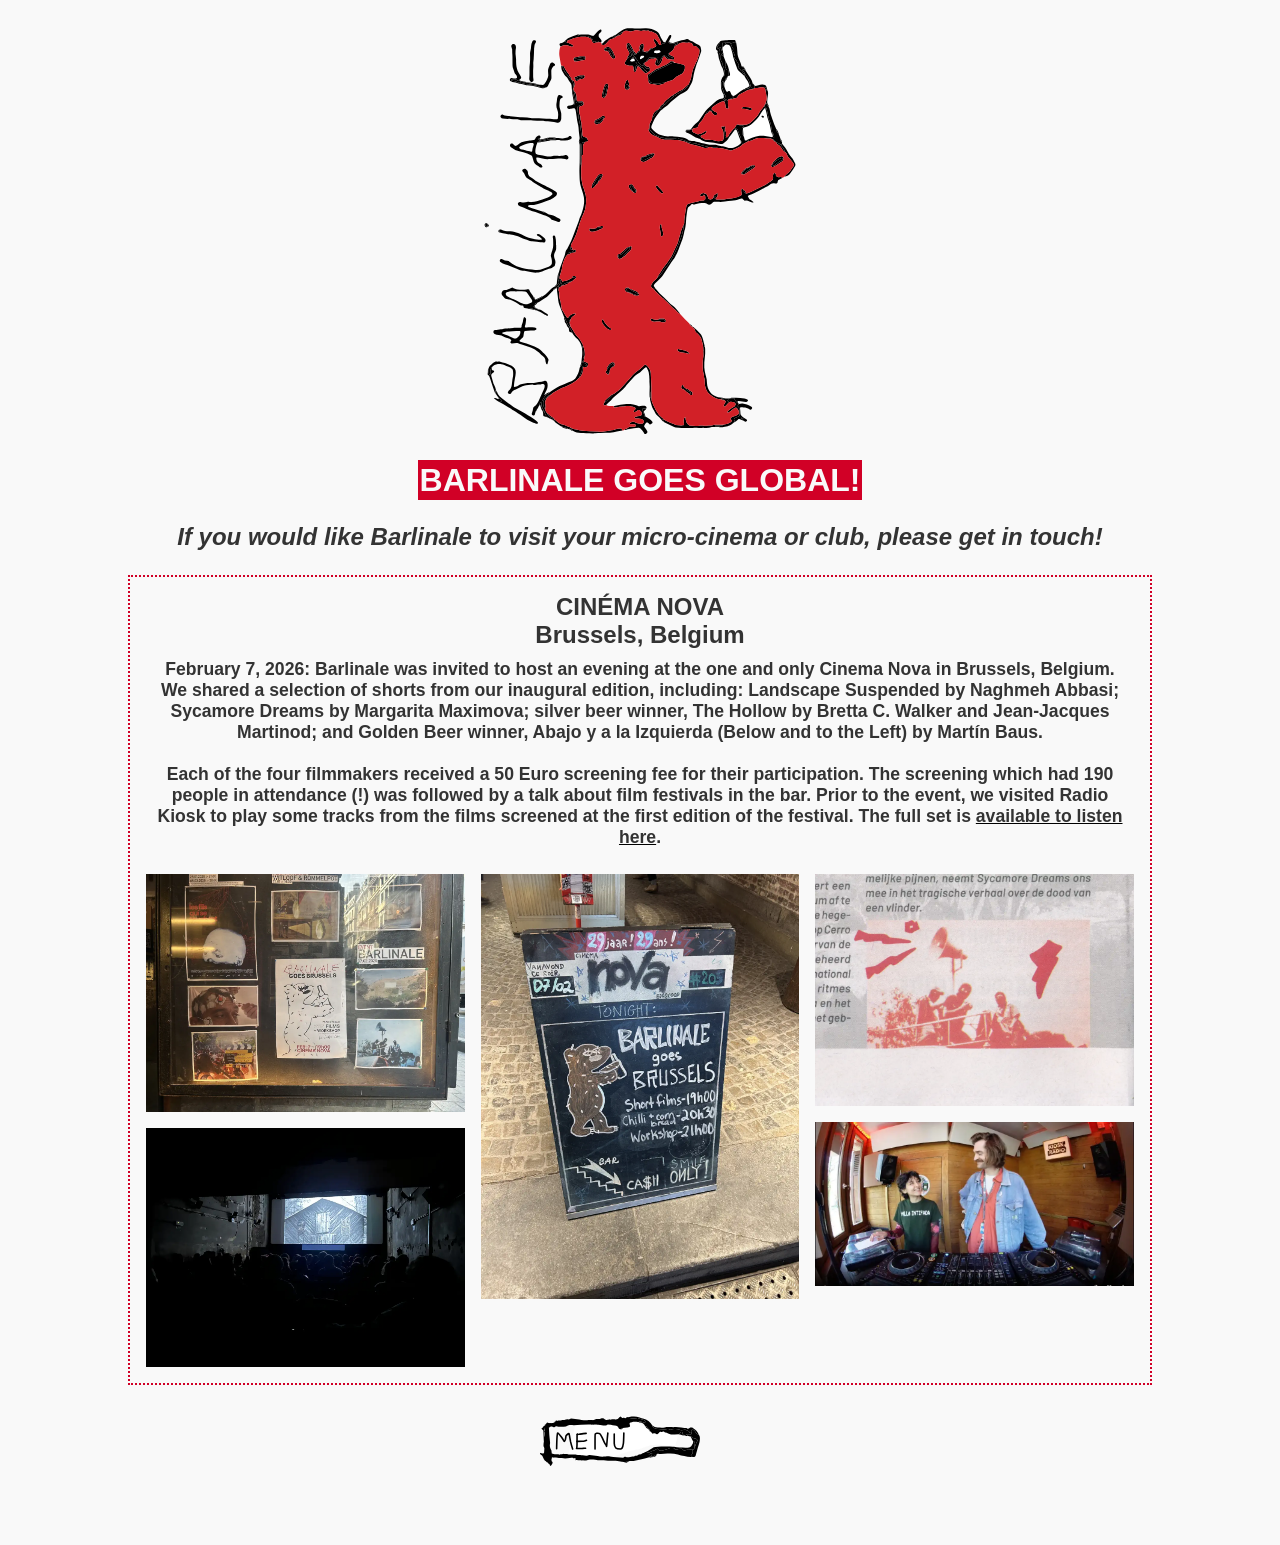
<file: barlinalegoes.html>
<!DOCTYPE html>
<html lang="en">
<head >
    <link rel="stylesheet" href="styles.css">
    <meta charset="UTF-8">
    <meta name="viewport" content="width=device-width, initial-scale=1.0">
    <title>Barlinale</title>
    <link rel="icon" href="images/barlinale-icon.png">
 
</head>
<body>
  
<div class="logo">
    <a href="/index">
       <svg width="4175" height="5351" viewBox="0 0 4175 5351" fill="none" xmlns="http://www.w3.org/2000/svg">
<rect width="4175" height="5351" fill="none"/>
<path d="M3871.45 1463.03L3433.48 1501.75C3376.14 1295.5 3303.62 1117.32 3220.3 920.155C3105.48 648.45 3228.95 723.281 3192.43 591.97C3152.75 449.212 3138.72 406.973 3099.04 264.215C3179.13 208.38 3214.71 221.976 3294.99 220.713C3313.05 284.475 3337.23 395.043 3352.52 441.93C3389.2 554.299 3446.94 576.063 3499.23 679.538C3540.13 760.469 3681.35 919.053 3714.51 992.3C3794.55 1169.26 3772.63 1267.55 3871.43 1463.03H3871.45Z" fill="white"/>
<path d="M2454.03 255.993H1904.15V741.741H2454.03V255.993Z" fill="white"/>
<path d="M2269.65 3435.79C2216.94 3396.27 2223.28 3396.75 2255.01 3343.23C2260.41 3334.14 2270.27 3327.64 2278.33 3320.25C2292.47 3307.33 2308.45 3296.18 2317.32 3278.36C2328.12 3272.18 2338.63 3265.44 2346.18 3255.42C2356.95 3241.18 2367.43 3226.72 2377.35 3211.89C2397.23 3182.12 2417.65 3152.83 2441.83 3126.28C2449.2 3118.19 2455.97 3109.35 2461.85 3100.11C2476.6 3076.9 2491.62 3053.76 2504.82 3029.66C2529.94 2983.79 2553.07 2936.93 2572.85 2888.38C2592.55 2839.96 2612.7 2791.76 2628.71 2741.97C2644.35 2693.41 2657.73 2644.4 2657.81 2592.79C2663.08 2582.79 2664.5 2571.99 2664.8 2560.87C2665.25 2544.37 2664.42 2527.6 2667.14 2511.48C2670.79 2489.8 2673.05 2468 2676.14 2446.29C2679.82 2420.53 2684.6 2394.89 2689.25 2369.26C2690.94 2359.83 2693.09 2350.4 2695.89 2341.21C2698.81 2331.59 2704.73 2323.77 2715.04 2321.43C2751.1 2313.21 2785.47 2298.43 2822.44 2293.73C2829.19 2292.87 2835.77 2290.45 2842.38 2288.57C2862.21 2282.9 2882.04 2277.44 2902.94 2277.55C2912.78 2277.61 2922.07 2274.78 2930.32 2269.57C2933.55 2267.53 2937.28 2263.98 2937.95 2260.57C2941.18 2244.29 2941.9 2228.01 2932.69 2212.96C2928.58 2207.96 2924.52 2202.94 2920.41 2197.96C2917.48 2194.44 2917.99 2192.56 2923.2 2189.42C2925.43 2188.08 2927.88 2187.08 2930.22 2185.93C2934.25 2186.52 2938.28 2187.06 2942.31 2187.67C2949.43 2188.78 2954.91 2192.48 2958.64 2198.58C2965.01 2209.04 2970.55 2219.78 2973.37 2231.95C2975.2 2239.8 2978.23 2247.54 2981.91 2254.71C2983.5 2257.83 2987.82 2260.71 2991.37 2261.46C3004.91 2264.28 3018.4 2264.79 3029.74 2254.55C3034.58 2253.88 3037.61 2251.3 3038.28 2246.3L3037.61 2246.95C3042.83 2246.11 3045.81 2243.16 3046.37 2237.87L3046 2238.59C3053.52 2233.81 3061.02 2228.97 3068.65 2224.32C3069.08 2224.06 3071.17 2225.24 3071.31 2225.96C3072.46 2231.74 3067.41 2234.83 3065.23 2239.18C3060.34 2248.99 3060.48 2249.42 3071.95 2257.13C3076.9 2259.17 3081.84 2262.91 3086.81 2262.96C3119.62 2263.34 3152.43 2263.26 3185.21 2262.53C3194.64 2262.32 3204.02 2259.42 3213.45 2257.83C3221.51 2256.49 3229.65 2253.99 3237.68 2254.2C3262.57 2254.85 3286.77 2249.15 3310.69 2244.64C3341.4 2238.83 3371.36 2228.35 3399.81 2214.68C3415.48 2207.13 3418.6 2196.22 3413.76 2180.71C3410.05 2168.81 3407.69 2156.88 3408.06 2144.47C3408.17 2140.41 3408.92 2136.35 3409.49 2132.32C3410.35 2126.09 3420.37 2122.6 3425.91 2126.98C3431.23 2131.17 3436.03 2136.03 3441.09 2140.6C3440.74 2151.78 3442.83 2162.58 3447.56 2172.65C3451.43 2180.96 3457.88 2185.2 3467.5 2182.41C3474.22 2185.36 3480.8 2184.56 3487.38 2181.84C3506.38 2174.02 3525.7 2166.9 3544.37 2158.39C3580.54 2141.89 3616.2 2124.26 3652.39 2107.82C3689.93 2090.76 3725.39 2070.09 3760.06 2047.87C3768.12 2042.71 3777.17 2039.06 3785.07 2033.68C3794.07 2027.53 3802.67 2020.63 3810.68 2013.21C3820.24 2004.4 3824.38 1992.82 3823.76 1979.81C3823.44 1972.99 3821.96 1966.19 3821.72 1959.36C3821.26 1945.12 3825.89 1932.33 3834.7 1921.26C3836.07 1919.54 3839.48 1919.22 3842.03 1918.68C3843.24 1918.44 3844.69 1919.19 3846.01 1919.62C3859.79 1924.11 3862.48 1926.82 3860.17 1939.78C3858.51 1949.1 3860.12 1954.42 3868.23 1960.3C3879.89 1968.74 3891.26 1974.01 3906.01 1972.29C3915.47 1971.19 3925.25 1971.72 3934.73 1972.8C3939.92 1973.39 3944.81 1976.64 3949.83 1978.66C3933.07 1988.09 3916.44 1997.79 3899.48 2006.87C3891.77 2011.01 3886.05 2015.92 3884.89 2025.17C3884.22 2030.59 3882.93 2036 3881.51 2041.32C3879.28 2049.59 3871.99 2055.69 3863.42 2055.42C3855.28 2055.15 3847 2054.29 3839.08 2052.47C3824.7 2049.16 3811.78 2052.6 3799.42 2059.45C3794.61 2062.11 3790.23 2065.47 3785.61 2068.48C3776.37 2074.47 3767.52 2081.22 3757.77 2086.21C3696.59 2117.57 3637.8 2153.63 3574.49 2180.9C3555.55 2189.07 3536.26 2196.46 3517.32 2204.6C3511.05 2207.29 3505.09 2210.84 3499.39 2214.62C3495.69 2217.1 3494.5 2221.93 3496.25 2225.59C3501.62 2236.68 3507.32 2247.7 3513.96 2258.07C3516.72 2262.4 3521.8 2265.78 3526.53 2268.23C3541.23 2275.89 3555.42 2284.14 3566.78 2296.47C3567.59 2297.36 3568.21 2299.77 3567.7 2300.28C3566.06 2301.95 3563.91 2304.1 3561.84 2304.21C3557.86 2304.42 3553.51 2304.13 3549.83 2302.68C3538.3 2298.19 3527.07 2293.03 3515.68 2288.19C3497.75 2280.62 3479.64 2274.78 3459.63 2278.49C3452.64 2279.78 3446.08 2276.88 3440.93 2271.75C3434.13 2264.95 3427.6 2257.86 3420.56 2251.33C3418.81 2249.72 3415.18 2248.61 3412.95 2249.23C3403.68 2251.84 3394.55 2254.93 3385.55 2258.34C3351.77 2271.05 3317.06 2279.03 3280.86 2279.43C3251.76 2279.76 3223.44 2286.23 3195.02 2290.77C3164.76 2295.61 3134.83 2296.01 3104.55 2294.35C3088.07 2293.46 3071.55 2293.41 3055.05 2293.49C3048.09 2293.54 3041.67 2296.09 3036.57 2301.31C3030.76 2307.19 3024.98 2313.13 3018.83 2318.61C3003.17 2332.61 2982.37 2336.24 2965.87 2323.55C2951.31 2312.35 2936.31 2310.68 2919.55 2310.9C2880.86 2311.35 2842.59 2314.36 2805.65 2327.15C2796.38 2330.35 2786.87 2330.92 2777.62 2325.92C2767.49 2320.44 2758.52 2322.75 2752.8 2332.39C2746.91 2342.28 2739.71 2349.54 2728.64 2353.46C2718.86 2356.95 2713.3 2365.36 2711.15 2375.06C2706.69 2395.19 2701.85 2415.37 2699.46 2435.79C2694.22 2480.79 2685.76 2525.53 2686.94 2571.13C2681.38 2606.33 2680.79 2642.49 2666.63 2676.03C2664.26 2698.01 2657.57 2719.02 2652.6 2740.43C2646.04 2768.7 2637.2 2795.95 2626.03 2822.74C2612.81 2854.47 2601.71 2887.06 2589.59 2919.25C2576.96 2952.84 2559.9 2984.36 2543.08 3015.9C2536.01 3029.17 2526.39 3041.1 2517.82 3053.57C2503.8 3073.99 2489.29 3094.06 2475.72 3114.78C2447.1 3158.52 2419.05 3202.67 2390.59 3246.52C2380.81 3261.57 2369.1 3275 2356.2 3287.55C2332.56 3310.58 2309.29 3334.01 2286.21 3357.63C2280.51 3363.43 2275.59 3370.2 2271.35 3377.16C2266.81 3384.61 2266.3 3392.64 2271.91 3400.3C2276.72 3406.88 2281.23 3413.7 2285.88 3420.42C2283.59 3429.34 2278.23 3434.43 2269.79 3435.68L2269.65 3435.79Z" fill="black"/>
<path d="M2541.54 262.685C2533.5 295.332 2514.91 320.535 2487.5 339.586C2480.92 344.154 2474.71 349.232 2468.32 354.068C2467 354.471 2465.42 354.525 2464.39 355.278C2452.52 364.279 2450.85 373.415 2459.21 382.335C2472.59 396.576 2487.05 408.882 2507.6 410.951C2508.92 411.086 2510.75 411.435 2511.39 412.349C2513.67 415.519 2516.6 418.77 2517.27 422.371C2518.3 427.637 2517.6 433.253 2517.62 438.734C2506.15 437.31 2494.68 435.886 2483.2 434.462C2470.04 427.476 2456.6 420.92 2444.67 411.838C2435.97 405.201 2427.45 398.349 2418.8 391.632C2407.78 383.061 2389.86 385.291 2382.12 396.549C2378.25 402.165 2375.05 408.264 2371.83 414.31C2361.51 433.71 2351.46 453.244 2340.98 472.563C2339.1 476.056 2335.8 478.851 2332.98 481.753C2330.26 484.547 2320.59 485.837 2317.42 482.827C2314.81 480.355 2312.18 475.68 2312.69 472.509C2315.81 453.566 2319.89 434.811 2323.49 415.949C2324.81 409.044 2318.87 402.81 2311.29 403.374C2303.1 403.992 2294.66 404.153 2286.89 406.41C2273.43 410.306 2259.84 410.844 2246.08 410.844C2236.46 410.844 2226.84 410.656 2217.22 410.521C2208.17 410.414 2201.07 414.498 2196.69 421.968C2192.58 429.008 2189.82 436.827 2186.46 444.296C2176.35 450.45 2167.97 458.322 2162.19 468.775C2158.89 470.978 2155.58 473.181 2152.31 475.385C2142.87 477.346 2135.27 482.048 2130.46 490.539C2126.97 496.692 2128.77 503.275 2129.65 509.724C2126.24 514.184 2121.78 518.456 2116.19 516.038C2107.62 512.357 2098.57 508.327 2091.82 502.173C2081.99 493.172 2074.01 482.129 2065.25 471.945C2062.56 453.136 2045.36 443.571 2037.36 428.148C2037.22 417.722 2032.9 409.796 2023.68 404.61C2016.53 400.606 2009.44 396.549 2002.43 392.331C1998.5 389.966 1998.56 380.965 2002.61 377.767C2005.79 375.269 2009.2 372.286 2012.93 371.507C2020.91 369.814 2029.35 370.136 2037.2 368.094C2040.39 367.261 2042.57 362.452 2045.23 359.469C2045.39 357.347 2045.77 355.278 2046.36 353.235C2052.59 351.14 2059.18 349.769 2064.98 346.814C2075.16 341.601 2080.97 333.056 2080.89 321.153C2084.16 318.171 2084.94 314.597 2083.55 310.459C2089.59 298.368 2095.85 286.465 2099.02 273.084C2100.53 266.635 2104.13 260.589 2107.38 254.705C2108.53 252.609 2111.44 251.373 2113.67 249.922C2117.46 247.45 2126.7 251.292 2126.89 255.672C2127.42 269.053 2127.61 282.434 2127.93 295.842L2128.02 295.278C2119.34 299.469 2118.64 307.584 2118.23 315.672C2117.97 321.019 2118.42 326.312 2122.4 330.611C2126.64 335.179 2131.99 334.346 2137.31 333.97C2142.79 335.045 2148.25 336.12 2153.73 337.194C2157.01 339.183 2160.12 341.601 2163.62 343.079C2172.78 347.002 2181.22 345.658 2188.15 338.162C2190.73 335.367 2192.74 332.062 2195.03 328.972L2194.73 329.16C2199.19 327.897 2202.09 325.022 2203.49 320.616C2203.49 320.616 2203.01 321.073 2203.03 321.073C2207.52 319.649 2210.5 316.72 2211.79 312.125L2211.31 312.877C2223.11 307.907 2234.1 301.646 2243.47 292.833C2259.68 288.99 2273.65 280.446 2287.51 271.767C2300.14 263.867 2302.18 254.302 2294.28 240.383C2289.58 232.081 2284.5 223.966 2279.13 216.066C2271.26 204.486 2268.09 191.239 2264.7 178.046C2263.57 173.639 2270.85 166.868 2275.26 168.4C2279.08 169.716 2283.83 170.684 2286.14 173.505C2300.81 191.293 2319.27 206.098 2329.24 227.647C2330.96 231.328 2333.24 234.794 2335.53 238.18C2341.76 247.342 2350.55 249.062 2360.71 246.456C2364.95 243.258 2370.06 240.733 2373.31 236.702C2381.88 226.169 2391.2 221.843 2405.31 225.739C2411.44 227.432 2417.96 221.763 2417.86 213.191C2431.21 189.654 2444.59 166.143 2457.95 142.605C2463.32 133.147 2468.67 123.501 2478.1 117.589C2480.95 115.789 2486.27 115.494 2489.25 116.971C2492.26 118.449 2495.35 122.829 2495.64 126.188C2496.69 137.312 2492.18 147.361 2487.31 157.088C2480.68 170.388 2473.96 183.635 2467.27 196.908C2465.12 200.186 2461.79 203.223 2461.09 206.796C2459.13 216.55 2463.88 223.67 2472.16 225.524C2499.16 231.57 2525.85 232.752 2552.34 222.542C2561.1 219.156 2570.64 217.732 2579.88 215.61C2580.96 215.368 2583.43 216.523 2583.43 217.034C2583.43 219.318 2583.59 222.354 2582.27 223.778C2575.72 230.791 2568.11 236.03 2558.36 238.395C2546.08 241.378 2540.62 250.056 2541.56 262.658L2541.54 262.685ZM2299.85 354.821C2319.62 356.836 2337.38 350.71 2354.18 341.144C2355.71 340.257 2356.67 335.958 2355.98 333.916C2351.17 319.944 2340.88 312.636 2328.41 316.263C2316.42 319.756 2304.41 320.293 2292.24 320.992C2288.29 321.207 2284.37 322.738 2280.55 324.001C2275.05 325.855 2270.64 333.352 2270.58 340.419C2270.53 346.491 2276.87 352.967 2283.64 353.612C2289.04 354.122 2294.44 354.418 2299.85 354.821ZM2123.31 387.011C2105.98 385.694 2097.33 390.477 2091.93 401.547C2087.68 410.226 2084.46 418.878 2087.31 428.685C2088.09 431.426 2094.78 435.859 2096.85 434.623C2110.63 426.213 2124.6 418.018 2137.96 408.963C2140.51 407.216 2142.23 401.574 2141.5 398.376C2140.72 394.991 2137.07 391.31 2133.74 389.724C2129.01 387.467 2123.45 387.037 2123.34 387.011H2123.31Z" fill="black"/>
<path d="M654.445 3931.35C673.656 3931.94 692.895 3932.42 712.107 3933.2C720.786 3933.55 727.691 3937.5 733.173 3944.4C737.767 3950.21 736.666 3958.73 730.405 3961.63C714.041 3969.21 697.436 3975.09 678.815 3973.07C648.345 3969.8 618.547 3976.76 588.48 3979.58C582.864 3980.11 577.705 3984.06 576.765 3989.76C573.89 4007.36 567.979 4024.4 567.656 4042.48C567.495 4052.47 563.035 4060.94 555.269 4067.66C546.967 4074.83 538.959 4082.35 530.764 4089.66C528.722 4091.49 526.223 4092.81 524.262 4094.71C520.312 4098.5 515.852 4102.4 516.335 4108.47C516.846 4114.84 522.435 4117.23 527.379 4118.95C541.673 4123.92 555.887 4129.54 570.612 4132.65C619.461 4143 664.548 4164.06 710.387 4182.42C745.962 4196.66 779.979 4215.55 806.419 4245.1C815.555 4255.34 825.577 4264.99 836.137 4273.75C854.435 4288.93 866.499 4309.19 881.17 4327.3C886.195 4333.5 888.828 4341.81 891.784 4349.44C893.235 4353.14 894.121 4357.79 893.235 4361.53C889.473 4377.43 885.147 4393.23 880.498 4408.9C879.961 4410.7 876.199 4411.85 873.7 4412.66C870.342 4413.76 864.672 4410.59 864.001 4407.07C860.991 4390.95 852.393 4376.23 852.93 4359.06C853.118 4352.66 849.652 4345.81 846.67 4339.76C843.66 4333.66 839.952 4327.51 835.169 4322.78C824.422 4312.17 813.647 4301.23 801.341 4292.66C788.631 4283.79 782.048 4269.93 769.823 4260.42C730.512 4229.84 703.401 4212.54 661.055 4195.45C622.819 4180.02 583.617 4167.37 544.521 4154.36C528.856 4149.15 513.406 4143.32 497.93 4137.62C490.003 4134.72 482.238 4134.02 473.72 4135.37C454.777 4138.32 435.7 4140.71 416.622 4142.3C407.943 4143 400.689 4138.35 396.658 4130.23C395.557 4128.03 395.019 4124.48 396.04 4122.5C398.512 4117.71 402.059 4113.5 405.149 4109.01C409.287 4102.99 409.072 4098.21 404.343 4095.12C384.889 4082.35 365.839 4068.62 341.629 4066.23C330.317 4065.1 320.456 4060.13 311.025 4054.52C290.55 4042.32 268.437 4035.79 244.926 4032.91C225.768 4030.55 207.013 4026.38 189.709 4017.06C181.863 4012.84 177.134 4006.77 175.36 3998.14C172.378 3983.69 181.111 3967.62 195.298 3967.57C224.424 3967.41 251.213 3952.39 280.689 3955.82C285.929 3956.44 291.706 3955.02 296.838 3953.33C316.775 3946.74 337.33 3946.02 358.02 3945.69C382.767 3945.29 407.352 3944.32 431.938 3939.81C447.952 3936.85 464.853 3938.63 481.378 3938.28C496.505 3937.96 511.633 3937.9 526.734 3937.23C535.493 3936.85 541.727 3930.65 542.264 3921.14C542.802 3911.46 543.312 3902.09 547.665 3893.08C557.338 3873.01 561.154 3851.41 564.082 3829.48C565.157 3821.45 567.979 3813.6 570.585 3805.87C572.627 3799.71 582.434 3798.05 588.104 3802.18C597.777 3809.25 602.748 3818.47 601.243 3830.56C597.696 3859.12 598.234 3888.41 586.169 3915.49C585.148 3917.8 586.035 3920.92 585.793 3923.63C585.551 3926.51 590.119 3932.64 592.806 3932.72C598.261 3932.88 603.742 3933.2 609.17 3932.93C624.27 3932.15 639.344 3931.1 654.418 3930.16C654.418 3930.57 654.445 3930.97 654.472 3931.37L654.445 3931.35ZM379.247 3986.05C369.412 3984.82 360.035 3983.42 350.362 3986.11C331.903 3991.21 313.255 3995.62 294.688 4000.35C291.491 4001.15 290.201 4003.44 290.873 4006.74C291.141 4008.01 291.249 4009.54 292.028 4010.4C293.828 4012.39 295.709 4014.7 298.047 4015.72C309.332 4020.71 320.51 4026.22 332.252 4029.9C369.063 4041.43 403.913 4057.42 438.521 4074.16C443.304 4076.47 449.242 4078.83 454.105 4078C463.429 4076.42 473.693 4074.48 481.244 4069.29C508.409 4050.65 526.196 4025.63 527.674 3991.32C527.835 3987.5 521.897 3979.5 518.404 3979.07C503.303 3977.16 488.364 3978.58 473.263 3979.9C441.88 3982.61 410.389 3984.12 379.247 3986.08V3986.05Z" fill="black"/>
<path d="M856.148 2435.87C861.173 2438.07 866.681 2439.63 871.168 2442.64C889.708 2455.03 908.947 2463.52 932.135 2464.78C948.284 2465.67 963.841 2473.27 978.109 2482C995.682 2492.75 1012.93 2504.14 1032.33 2511.59C1034.86 2512.55 1037.11 2514.3 1039.29 2515.97C1053.34 2526.61 1056.62 2539.34 1039.16 2552.72C1036.09 2555.06 1031.36 2557.24 1027.93 2556.62C1017.18 2554.71 1005.76 2553.21 996.326 2548.24C983.966 2541.71 971.445 2537.17 957.876 2534.29C942.802 2531.09 929.287 2524.57 920.044 2511.26C918.512 2509.06 916.416 2506.91 914.106 2505.62C896.13 2495.63 878.584 2484.64 859.829 2476.36C838.495 2466.96 816.085 2460.08 794.133 2452.15C787.684 2449.81 780.994 2448.07 774.679 2445.41C741.764 2431.54 708.204 2419.67 673.166 2412.25C665.186 2410.56 657.528 2407.09 649.897 2404.08C638.424 2399.54 627.273 2394.03 615.612 2390.06C601.21 2385.17 587.479 2379.31 574.313 2371.57C557.681 2361.79 539.947 2354.45 520.843 2350.37C507.757 2347.58 499.616 2338.39 494.994 2326.03C490.588 2314.28 499.508 2298.94 511.788 2298.22C519.956 2297.73 528.312 2297.73 536.373 2298.91C562.49 2302.76 588.339 2303.83 614.026 2295.96C624.72 2292.68 635.576 2293.73 646.646 2295.96C655.943 2297.84 665.938 2298.89 675.208 2297.6C696.973 2294.54 719.086 2291.77 740.018 2285.43C788.652 2270.65 837.715 2257.16 885.194 2238.59C907.576 2229.83 925.579 2215.67 942.48 2199.42C947.075 2195.01 947.182 2185.98 942.346 2180.66C937.778 2175.66 933.156 2169.46 927.218 2167.12C905.507 2158.47 886.618 2144.17 863.779 2137.56C843.895 2131.81 827.183 2118.83 809.717 2107.93C796.901 2099.92 783.896 2092.26 770.998 2084.36C761.648 2078.64 752.351 2072.86 743.108 2067C739.641 2064.8 736.632 2061.36 732.87 2060.18C708.446 2052.52 691.008 2034.87 671.554 2019.61C653.256 2005.26 632.969 1993.35 612.844 1981.59C603.95 1976.37 597.743 1970.17 594.197 1960.76C592.746 1956.92 590.354 1953.45 588.742 1949.66C580.654 1930.59 571.384 1912.56 556.069 1897.78C547.444 1889.45 551.044 1875.8 561.846 1869.89C569.181 1865.88 577.027 1863.12 585.518 1864.11C598.603 1865.64 622.275 1889.58 624.398 1903.48C625.634 1911.62 626.225 1919.87 626.977 1928.09C628.16 1941.2 634.34 1951.49 644.389 1959.66C648.661 1963.13 652.53 1967.21 657.206 1970C678.54 1982.74 697.779 1998.27 717.259 2013.53C719.409 2015.23 721.505 2017.16 723.923 2018.37C757.16 2034.71 787.845 2055.93 822.373 2069.82C832.583 2073.94 842.23 2078.69 851.58 2084.79C865.337 2093.77 880.25 2101.13 895.163 2108.11C928.857 2123.89 959.73 2144.44 991.409 2163.63C1007.83 2173.57 1009.81 2198.77 993.935 2213.25C970.397 2234.72 943.958 2251.95 915.852 2266.46C903.788 2272.69 889.977 2275.46 877.106 2280.19C853.891 2288.68 830.622 2297.03 807.648 2306.2C774.33 2319.5 738.97 2325.46 704.604 2334.95C695.575 2337.45 685.472 2336.42 675.88 2336.24C660.618 2335.94 645.706 2337.8 631.142 2342.12C628.831 2342.82 625.983 2345.35 625.473 2347.52C624.989 2349.64 626.494 2353.33 628.321 2354.67C633.749 2358.7 639.418 2362.95 645.679 2365.26C667.577 2373.37 689.96 2380.14 711.751 2388.5C745.177 2401.34 779.543 2410.91 814.07 2420.15C815.494 2422.33 816.435 2425.42 818.45 2426.49C830.219 2432.7 842.418 2437.72 856.255 2435.92L856.148 2435.87Z" fill="black"/>
<path d="M748.889 1520.21C736.099 1547.83 729.865 1577.41 723.793 1606.92C720.488 1623.06 721.267 1639.75 724.411 1656.09C725.485 1661.68 728.817 1666.65 733.869 1668.96C748.781 1675.81 763.56 1682.53 780.407 1684.68C807.599 1688.17 834.603 1693.41 861.607 1698.38C887.563 1703.16 913.331 1703.7 939.313 1698.14C960.863 1693.52 982.654 1691.23 1004.79 1693.62C1022.58 1695.56 1040.45 1695.8 1058.18 1692.41C1060.87 1691.9 1063.67 1691.29 1066.35 1691.45C1082.96 1692.33 1099.08 1691.55 1114.8 1684.65C1118.96 1682.8 1125.57 1684.84 1130.44 1686.66C1135.46 1688.55 1140.03 1692.04 1144.27 1695.48C1152.39 1702.09 1155.37 1710.98 1153.63 1721.19C1151.69 1732.61 1141.24 1741.42 1130.36 1740.46C1123.58 1739.87 1116.6 1738.98 1110.28 1736.67C1090.51 1729.44 1070.17 1727.77 1049.4 1728.42C1028.82 1729.06 1008.29 1729.17 987.706 1731.43C963.201 1734.12 938.346 1733.63 913.626 1734.81C902.69 1735.33 891.754 1737.42 880.872 1737.18C858.973 1736.67 837.155 1735.22 815.74 1729.28C795.937 1723.77 775.705 1719.77 755.526 1715.76C750.42 1714.74 744.697 1715.76 739.458 1716.87C737.442 1717.3 734.89 1720.41 734.594 1722.59C734.03 1726.51 734.809 1730.65 735.239 1734.68C738.087 1761.55 753.188 1779.98 775.732 1793.23C780.461 1796.02 785.297 1798.6 790.134 1801.24C801.58 1807.47 808.351 1817.6 813.618 1829.07C817.138 1836.73 811.199 1845.71 802.064 1846.24C792.229 1846.81 782.261 1846.46 775.033 1839.07C765.199 1829.02 753.403 1822.19 741.204 1815.96C715.947 1803.06 703.775 1780.84 696.52 1754.81C691.737 1737.64 686.686 1720.55 681.393 1703.51C678.84 1695.29 673.117 1689.11 665.378 1685.51C633 1670.49 600.73 1655.58 565.585 1647.22C529.526 1638.65 494.165 1627.12 458.617 1616.54C453.485 1615 448.111 1612.4 444.269 1608.77C432.177 1597.3 418.662 1588.19 403.911 1580.61C400.391 1578.81 397.462 1575.48 394.829 1572.36C390.1 1566.72 389.186 1560.27 391.443 1553.12C397.892 1532.84 417.936 1530.31 430.888 1540.44C438.384 1546.3 444.134 1554.33 451.497 1560.4C456.844 1564.81 463.83 1567.23 470.655 1563.23C480.086 1557.66 490.216 1552.67 498.115 1545.33C524.42 1520.91 556.234 1509.51 590.681 1504.11C604.25 1501.99 617.712 1500.06 631.012 1496.29C640.121 1493.71 650.009 1493.9 659.548 1492.88C673.197 1491.4 686.901 1490.36 700.47 1488.37C709.014 1487.13 716.484 1482.48 719.413 1474.18C727.474 1451.39 745.96 1440.11 765.897 1430.14C771.406 1427.4 779.601 1429.63 784.652 1434.84C789.784 1440.14 792.444 1446.61 790.537 1453.54C789.65 1456.77 785.297 1459.05 782.53 1461.79C781.159 1461.79 779.681 1461.47 778.445 1461.85C767.053 1465.26 762.7 1472.35 765.441 1482.83C767.429 1490.41 776.43 1495.78 784.975 1493.77C806.228 1488.77 827.429 1483.58 848.575 1478.16C859.161 1475.44 869.748 1472.54 879.959 1468.73C883.29 1467.49 885.413 1463.08 888.1 1460.13L888.046 1460.18C905.753 1460.93 923.46 1462.71 941.141 1462.12C956.671 1461.61 970.885 1465.07 984.965 1470.58C985.986 1470.98 986.684 1472.76 987.007 1474.02C987.141 1474.56 986.013 1476.06 985.422 1476.09C974.566 1476.63 963.684 1476.73 952.829 1477.46C943.344 1478.08 933.483 1477.86 924.589 1480.63C912.578 1484.39 900.541 1485.84 888.261 1485.49C872.919 1485.06 858.382 1488.13 844.276 1493.66C828.799 1499.76 812.865 1502.63 796.26 1502.47C780.944 1502.31 766.757 1507.1 753.188 1513.65C751.173 1514.62 750.313 1518 748.889 1520.29V1520.21ZM679.028 1526.12C666.507 1526.12 660.81 1525.12 655.598 1526.28C611.397 1535.98 568.057 1548.39 527.94 1570C524.367 1571.93 521.116 1574.51 517.837 1576.96C510.771 1582.22 510.69 1593.51 517.623 1598.13C526.758 1604.23 536.055 1609.93 547.475 1610.65C562.71 1611.62 577.031 1616.19 590.923 1622.15C615.052 1632.52 641.518 1633.14 666.372 1640.56C671.8 1642.17 681.366 1635.1 681.634 1629.43C682.924 1603.13 692.328 1578.81 699.422 1553.9C700.174 1551.3 700.577 1548.55 701.061 1545.87C702.404 1538.37 695.687 1528.59 688.191 1527.35C682.843 1526.47 677.416 1525.9 679.028 1526.12Z" fill="black"/>
<path d="M111.515 4469.03C114.041 4455.06 123.445 4444.47 129.518 4432.25C152.464 4415.08 170.763 4391.78 197.74 4380.01C202.522 4377.92 208.998 4376.25 213.619 4377.73C229.956 4382.97 246.239 4373.75 262.63 4379.07C283.48 4385.87 305.325 4389.77 325.773 4397.48C355.222 4408.6 385.182 4418.63 412.804 4434.32C457.676 4459.79 468.504 4489.24 466.059 4527.8C464.581 4550.93 461.384 4573.99 456.037 4596.85C447.949 4631.59 445.611 4667.3 441.635 4702.72C441.366 4705.22 447.707 4710.08 450.609 4709.49C458.616 4707.85 466.892 4706.88 474.469 4704.06C482.1 4701.21 489.274 4696.81 496.234 4692.45C512.785 4682.14 530.68 4675.47 549.704 4671.63C572.543 4667.01 595.275 4661.8 618.275 4658.17C630.366 4656.26 642.914 4656.64 655.221 4656.82C682.762 4657.25 710.115 4656.72 737.065 4649.84C747.679 4647.12 758.615 4645.3 769.524 4644.38C792.9 4642.42 815.793 4638.53 838.095 4631.11C844.839 4628.88 851.61 4629.01 858.301 4631.16C865.045 4633.31 870.58 4637.08 873.697 4643.77C883.961 4665.88 884.311 4689.07 880.253 4712.42C877.916 4725.91 873.939 4739.05 867.598 4751.46C858.328 4769.68 849.81 4788.27 841.078 4806.78C840.594 4807.78 841.078 4809.36 841.427 4810.57C842.448 4814.41 844.248 4814.55 847.365 4811.81C860.827 4799.85 876.411 4791.09 892.398 4783.14C895.865 4781.42 900.325 4781.77 904.328 4781.18C902.152 4784.48 900.674 4788.67 897.692 4790.9C889.04 4797.38 880.011 4803.42 870.741 4808.99C860.047 4815.41 850.912 4823.71 844.087 4833.73C833.473 4849.37 824.311 4866 814.745 4882.34C808.404 4893.12 806.04 4904.86 806.093 4917.41C806.174 4933.66 805.341 4949.92 804.911 4966.17C803.003 4961.18 800.021 4956.34 799.43 4951.21C797.871 4937.64 797.388 4923.96 796.393 4910.31C796.313 4909.32 795.507 4908.38 795.157 4907.38C794.163 4904.53 792.685 4904.59 791.073 4907.79C784.463 4921.09 774.952 4933.2 774.038 4948.84C772.05 4952.26 769.47 4955.48 768.127 4959.13C761.705 4976.76 751.817 4992.24 739.914 5006.56C732.39 5009.73 729.838 5015.37 731.745 5023.19C724.061 5026.31 721.481 5031.92 723.604 5039.85C720.89 5049.07 717.612 5058.17 715.624 5067.55C712.883 5080.42 690.85 5084.7 681.284 5076.34C676.931 5072.55 674.083 5067.79 674.836 5061.99C675.534 5056.59 676.851 5051.19 678.597 5046.03C685.234 5026.52 692.301 5007.28 693.349 4986.24C693.832 4976.38 699.287 4967.46 708.745 4963.3C724.652 4956.29 735.48 4944.54 743.702 4929.79C751.736 4915.42 760.818 4901.55 767.697 4886.67C790.187 4838.09 812.22 4789.29 833.688 4740.28C839.707 4726.52 843.791 4711.85 844.409 4696.48C845.296 4674.75 831.996 4670.29 815.981 4669.61C813.348 4669.51 810.419 4670.23 808.001 4671.39C796.501 4676.9 784.275 4677.97 771.808 4677.78C766.3 4677.7 760.603 4677.06 755.364 4678.24C733.707 4683.13 712.13 4685.84 690.339 4679.13C689.076 4678.72 687.572 4678.75 686.228 4678.99C648.53 4685.92 609.596 4683.21 572.328 4693.47C568.378 4694.55 564.429 4695.95 560.747 4697.72C533.529 4710.75 504.671 4720.18 478.446 4735.42C471.352 4739.56 464.071 4743.75 456.359 4746.38C435.804 4753.39 420.784 4766.56 409.929 4785.05C407.86 4788.57 405.361 4791.87 402.674 4794.91C393.162 4805.68 375.965 4804.58 366.749 4792.7C363.149 4788.08 361.94 4782.92 364.223 4777.36C365.782 4773.57 367.34 4769.7 369.597 4766.29C371.854 4762.88 374.568 4759.57 377.712 4757.05C403.238 4736.52 411.245 4707.82 415.114 4677.25C417.882 4655.45 420.273 4633.58 423.068 4611.79C423.928 4605.05 425.164 4598.3 426.829 4591.72C434.702 4560.6 434.084 4529.22 430.054 4497.76C428.791 4487.79 423.793 4479.73 416.189 4473.2C402.593 4461.54 388.46 4451.54 370.726 4446.03C352.481 4440.36 334.613 4432.57 317.847 4423.41C305.298 4416.53 292.374 4413.52 278.778 4411.75C270.637 4410.67 262.146 4411.69 254.166 4410.05C233.987 4405.89 216.736 4417.12 197.928 4419.92C186.75 4421.55 179.012 4430.58 170.44 4437.43C164.932 4436.98 162.084 4439.48 161.949 4445.01L161.761 4445.12C155.689 4444.64 152.948 4447.3 153.862 4453.45L153.781 4453.66C152.626 4454.36 150.987 4454.79 150.395 4455.84C140.642 4472.39 134.865 4490.07 135.322 4509.5C135.537 4518.98 135.859 4528.47 135.778 4537.93C135.778 4540.51 134.677 4543.17 133.763 4545.66C133.387 4546.69 132.124 4548.06 131.237 4548.08C128.765 4548.19 125.729 4548.51 123.875 4547.3C117.722 4543.3 115.572 4536.58 115.062 4529.81C113.557 4509.58 112.644 4489.32 111.488 4469.09L111.515 4469.03Z" fill="black"/>
<path d="M815.102 3528.06C844.551 3510.49 871.635 3489.72 894.582 3464.3C919.517 3436.65 947.219 3412.87 980 3395.16C985.67 3396.32 991.017 3395.03 995.02 3391.16C1003.75 3382.72 1012 3373.83 1020.39 3365.07C1030.95 3354.05 1033.87 3342.1 1025.28 3328.34C1023.23 3325.06 1022.35 3321 1021.19 3317.22C1020.04 3313.48 1024.39 3308.16 1027.86 3309.37C1034.12 3311.55 1040.7 3313.48 1046.21 3317C1053.76 3321.81 1056.28 3330.17 1054.43 3338.44C1050.26 3357.06 1043.68 3374.66 1028.04 3387.24C1025.89 3389.74 1023.74 3392.26 1021.62 3394.76L1020.95 3395.57C1011.46 3401.85 1001.87 3408.01 992.602 3414.59C990.802 3415.88 990.238 3418.89 989.109 3421.12C984.192 3421.39 981.398 3423.97 980.645 3428.8L980.296 3429.1C967.21 3427.65 958.8 3432.92 955.979 3446.14C953.91 3449.63 952.298 3453.47 949.691 3456.51C945.258 3461.72 940.368 3466.61 935.37 3471.31C913.418 3491.97 897 3518.2 871.179 3534.97C847.05 3550.63 822.41 3565.57 799.141 3582.42C783.423 3593.78 767.381 3603.86 749.191 3610.44C738.362 3608.7 731.376 3615.25 724.578 3622C718.667 3627.85 713.911 3634.33 715.631 3643.44L715.711 3643.33C709.988 3644.11 705.501 3647.15 703.217 3652.17C701.685 3655.61 700.181 3660.58 701.551 3663.54C707.543 3676.46 716.356 3686.03 732.612 3683.23L732.424 3683.12C735.192 3691.96 741.372 3693.52 749.433 3691.02L749.271 3690.94C751.77 3700.08 757.897 3701.72 766.065 3699.09L766.495 3699.27C763.163 3703.55 759.374 3706.93 753.624 3707.63C748.385 3708.25 743.199 3709.35 737.986 3710.24L734.601 3710.85L731.645 3709.11C727.641 3701.56 721.542 3699.68 713.723 3702.5L714.045 3702.63C711.385 3699.73 709.209 3695.05 706.011 3694.17C678.47 3686.7 650.687 3680.65 621.829 3685.68C608.341 3683.37 594.798 3681.22 581.337 3678.69C571.852 3676.92 567.929 3670.71 567.499 3661.25C567.149 3653.27 561.614 3648.17 554.252 3648.25C533.724 3648.46 517.065 3639.7 501.695 3627.61C478.829 3609.64 452.201 3598.11 426.514 3585.56C407.061 3576.08 385.189 3570.57 363.801 3566.22C341.365 3561.67 322.448 3553.61 308.879 3534.35C304.231 3527.71 296.788 3523.09 291.602 3516.75C281.257 3504.07 278.463 3489.74 285.368 3474.4C293.295 3456.78 305.924 3444.95 326.318 3445.38C350.661 3445.89 371.808 3436.35 392.229 3425.18C401.982 3419.83 412.085 3416.18 422.43 3412.68C442.717 3427.43 466.604 3434.12 490.437 3437.48C529.398 3442.99 568.896 3445.33 607.964 3436.81C618.927 3434.42 629.541 3435.47 640.262 3437.51C648.591 3460.81 661.274 3481.58 676.106 3501.27C684.301 3512.13 691.394 3523.82 698.972 3535.15C699.267 3546.63 703.754 3555.58 714.422 3560.79L714.475 3560.9C713.992 3567.16 716.679 3569.98 723.047 3568.85H723.1C724.954 3573.01 729.039 3575.4 732.532 3573.71C758.837 3561.06 784.954 3547.92 810.964 3534.64C812.898 3533.65 813.624 3530.32 814.941 3528.06H815.102ZM437.799 3458.9C409.371 3459.54 383.496 3462.39 358.561 3471.1C353.429 3472.9 348.646 3475.8 343.89 3478.51C337.065 3482.38 333.922 3492.03 336.179 3500.22C339.215 3511.29 345.019 3520.3 354.987 3526.29C375.059 3538.32 395.964 3548.43 417.755 3557.16C445.484 3568.26 475.578 3574.81 498.632 3595.93C501.534 3598.59 505.941 3599.61 509.649 3601.36C522.089 3607.19 534.664 3612.78 546.97 3618.91C575.56 3633.2 604.74 3635.46 634.646 3623.69C644.883 3619.66 654.905 3615.17 665.035 3610.87C671.726 3608.02 675.81 3602.6 679.196 3596.47C682.017 3591.37 682.635 3586.07 680.109 3580.73C678.363 3577.02 676.482 3573.28 674.198 3569.9C653.535 3539.16 632.953 3508.37 611.914 3477.9C605.304 3468.3 595.631 3464.19 583.54 3464.08C558.793 3463.84 534.073 3462.47 509.326 3461.77C484.741 3461.07 459.994 3465.08 437.746 3458.93L437.799 3458.9Z" fill="black"/>
<path d="M1879.32 5272.51C1883.54 5265.12 1889.15 5259.05 1897.48 5256.61C1909.47 5253.11 1922.07 5249.78 1930.69 5240.83C1941.55 5229.58 1954.26 5228.04 1968.36 5228.29C1983.49 5228.55 1998.65 5228.5 2013.77 5228.12C2017.72 5228.02 2021.7 5226.35 2025.57 5225.09C2029.6 5223.77 2033.9 5216.22 2033.5 5211.71C2033.07 5206.95 2028.17 5200.23 2023.96 5199.46C2017.24 5198.19 2010.49 5196.93 2003.7 5196.42C1987.31 5195.18 1970.89 5194.54 1954.53 5193.11C1953.29 5193.01 1950.87 5187.85 1951.62 5186.58C1958.23 5175.43 1968.47 5168.29 1980.88 5165.73C1994.4 5162.97 2008.16 5162.89 2021.48 5168.37C2036.75 5174.65 2052.14 5180.62 2067.62 5186.37C2083.58 5192.31 2100.08 5191.69 2116.47 5188.79C2129.96 5186.4 2140.38 5171.08 2137.24 5157.92C2136.03 5152.78 2133.37 5147.62 2130.14 5143.43C2124.13 5135.64 2115.66 5130.99 2106.42 5127.66C2093.31 5122.93 2079.74 5121.1 2065.93 5120.62C2054.94 5120.22 2043.89 5120.3 2032.93 5119.57C2028.98 5119.3 2024.87 5117.83 2021.32 5115.94C2019.28 5114.84 2017.24 5111.86 2017.13 5109.66C2017.05 5107.35 2018.77 5104.26 2020.68 5102.72C2023.82 5100.23 2027.56 5098.02 2031.37 5096.97C2045.94 5093 2060.45 5088.86 2075.79 5088.13C2083.82 5087.76 2091.94 5085.21 2099.59 5082.44C2106.42 5079.97 2110.64 5074.14 2111.18 5066.72C2112.92 5042.38 2103.22 5024.02 2081.78 5012.07C2074.47 5007.98 2065.34 5008.49 2058.59 5014.03C2053.27 5018.38 2048.62 5023.54 2043.2 5027.71C2035.43 5033.67 2026.46 5037.59 2016.62 5037.73C2013.02 5037.78 2007.92 5035.66 2006.17 5032.86C2004.45 5030.12 2004.61 5024.05 2006.6 5021.53C2012.51 5014.08 2020.09 5007.98 2026.29 5000.73C2032.23 4993.77 2028.01 4979.15 2019.23 4976.22C1978.44 4962.6 1936.95 4954.3 1893.64 4960.32C1882.76 4961.82 1871.82 4963.27 1860.86 4963.86C1834.71 4965.26 1808.62 4966.93 1783.55 4975.2C1769.72 4979.77 1756.58 4978.16 1743.22 4973.64C1739.89 4972.51 1738.39 4971.17 1740.03 4967.84C1740.54 4966.79 1742.18 4966.15 1743.44 4965.64C1747.12 4964.13 1751.77 4963.94 1752.63 4958.73C1804.32 4944.92 1856.83 4935.46 1910.33 4932.26C1928.06 4931.22 1945.87 4931.62 1963.66 4931.59C1976.1 4931.59 1988.11 4934.01 1999.91 4938.07C2008.96 4941.16 2018.34 4943.31 2027.48 4946.24C2041.82 4950.8 2055.82 4958.22 2070.47 4959.7C2085.03 4961.18 2100.16 4956.31 2115.12 4955.24C2126.01 4954.46 2137.08 4954.67 2147.93 4955.69C2153.06 4956.18 2158.52 4958.78 2162.74 4961.9C2166.9 4965.02 2170.64 4969.53 2172.84 4974.26C2175.31 4979.53 2172.14 4984.82 2169.4 4989.63C2158.79 4990.09 2148.17 4990.41 2137.56 4991.03C2132.29 4991.32 2127.05 4992.18 2121.79 4992.69C2118.51 4993.02 2115.23 4998.66 2116.66 5001.96C2122.35 5015.1 2124.85 5029.88 2136.24 5040.12V5040.06C2135.79 5043.93 2134.15 5048.13 2135.06 5051.67C2138.61 5065.62 2142.5 5079.51 2147.26 5093.08C2149.14 5098.48 2155.03 5099.47 2160.61 5098.88C2181.36 5109.44 2203.23 5118.26 2220.45 5134.48C2230.37 5143.84 2239.4 5154.15 2248.42 5164.42C2252.46 5169.01 2251.49 5179.36 2246.73 5183.31C2240.5 5188.49 2233.92 5193.41 2226.96 5197.6C2222.01 5200.56 2216.05 5199.99 2211.53 5196.28C2203.07 5189.38 2195.25 5181.72 2186.84 5174.76C2181.22 5170.11 2173.81 5171.54 2168.38 5176.43C2155.75 5187.79 2150.57 5203.92 2141.43 5217.48C2140.27 5219.18 2140.89 5223.21 2142.18 5225.22C2148.77 5235.65 2156.05 5245.59 2162.66 5256.02C2169.97 5267.57 2177.01 5279.34 2183.72 5291.24C2186.73 5296.53 2184.1 5305.48 2179.16 5309.97C2178.13 5310.88 2177.14 5311.82 2176.06 5312.68C2155.35 5329.45 2147.58 5328.35 2136.11 5304.25C2125.79 5282.64 2111.15 5265.04 2092.8 5250.16C2085 5243.82 2076.49 5240.78 2066.17 5242.18C2026.83 5247.52 1987.44 5252.52 1948.13 5257.63C1948.16 5257.63 1945.58 5255.94 1945.58 5255.94L1944.85 5258.62C1935.21 5261.07 1925.56 5263.49 1915.97 5265.9C1915.43 5263.38 1913.87 5262.81 1911.53 5264.53C1911.21 5264.78 1911.75 5266.15 1911.86 5266.98C1901.46 5271.2 1890.6 5272.81 1879.43 5272.54L1879.32 5272.51Z" fill="black"/>
<path d="M3425.72 1544.23C3424.24 1546.51 3423.28 1549.44 3421.23 1551C3380.55 1582.22 3335.01 1604.15 3286.86 1621.13C3277.32 1624.49 3268.21 1624.92 3258.75 1621.4C3225.19 1608.9 3188.89 1607.24 3155.12 1595.55C3151.28 1594.23 3147.03 1593.99 3142.95 1593.53C3123.9 1591.41 3104.85 1589.37 3085.82 1587.3C3067.04 1586.23 3048.26 1585.15 3029.48 1584.08C3018.3 1579.45 3006.83 1576.66 2994.65 1579.05C2985.11 1578 2975.25 1578.06 2966.04 1575.72C2932.85 1567.26 2899.96 1557.53 2866.75 1549.12C2833.65 1540.74 2801.84 1526.41 2766.69 1526.92C2761.37 1527.01 2755.76 1525.47 2750.7 1523.54C2726.39 1514.24 2700.73 1508.6 2677.75 1495.57C2669.56 1490.92 2659.89 1488.72 2650.72 1485.89C2640.24 1482.64 2629.52 1480.2 2619.07 1476.92C2605.93 1472.81 2593.17 1468.08 2579.17 1474.31C2575.92 1475.77 2570.92 1474.91 2567.24 1473.59C2559.23 1470.74 2551.17 1470.63 2542.9 1470.58C2509.9 1470.36 2476.9 1469.34 2443.91 1469.5C2424.4 1469.61 2405.56 1468.03 2387.67 1459.51C2382.78 1457.17 2377.38 1454.89 2372.11 1454.59C2345.19 1453.17 2322.91 1438.5 2298.7 1429.47C2285.62 1424.58 2275.14 1415.68 2265.49 1405.61C2251.25 1390.72 2236.77 1376.05 2221.99 1361.68C2214.76 1354.61 2210.84 1346.2 2208.69 1336.63C2209.36 1325.89 2211 1315.09 2210.52 1304.42C2209.71 1286.15 2214.71 1269.76 2223.74 1254.31C2228.49 1246.16 2233.44 1238.13 2238.36 1230.1C2242.71 1222.98 2244.35 1215.13 2244.75 1206.94C2246.52 1204.89 2248.57 1203.07 2250.07 1200.84C2260.66 1185.2 2269.69 1168.22 2282.05 1154.16C2294.62 1139.87 2300.48 1120.98 2315.47 1108.54C2317.92 1106.52 2317.73 1101.36 2318.64 1097.52C2323.1 1096.45 2325.87 1093.68 2326.97 1089.25C2331.19 1087.77 2333.8 1084.62 2335.38 1080.51C2337.93 1077.96 2340.49 1075.41 2343.04 1072.86C2345.83 1072.72 2348.63 1072.56 2351.42 1072.4C2352.74 1072.64 2354.16 1072.64 2355.4 1073.12C2365.69 1077.13 2366.63 1078.66 2364.11 1087.29C2362.98 1091.15 2361.69 1095 2360.48 1098.84C2351.02 1110.53 2341.99 1122.62 2332 1133.82C2288.25 1182.91 2260.66 1240.9 2238.36 1301.89C2236.96 1305.73 2236.15 1309.85 2235.24 1313.85C2233.28 1322.47 2235.08 1330.8 2240.72 1337.06C2251.74 1349.26 2262.91 1361.57 2275.49 1372.05C2300.8 1393.17 2327.51 1412.68 2359.78 1421.92C2396.59 1432.48 2433.32 1443.44 2472.66 1439.46C2491.71 1437.53 2510.92 1439.14 2530.16 1441.64C2561.41 1445.7 2592.93 1447.58 2624.34 1450.37C2655.94 1453.19 2687.64 1464.61 2715.8 1483.32C2718.25 1488.42 2721.58 1492.59 2727.62 1493.2C2739.77 1494.47 2751.62 1496.16 2763.47 1500.11C2772.04 1502.98 2782.25 1501.05 2791.71 1501.24C2795.76 1501.67 2800.44 1500.97 2803.74 1502.77C2816.13 1509.51 2829.51 1511.61 2843.16 1513.54C2852.62 1514.89 2861.86 1517.57 2871.21 1519.67C2875.35 1523.75 2880.54 1525.04 2886.15 1525.55C2912.24 1527.89 2937.31 1534.61 2962.19 1542.59C2972.57 1545.92 2983.58 1547.83 2994.44 1548.82C3009.51 1550.19 3024.69 1550.19 3039.82 1550.57C3063.14 1551.16 3086.36 1550.54 3109.22 1557.93C3119.41 1561.21 3130.67 1561.37 3140.98 1565.83C3149.88 1569.67 3159.58 1570.67 3169.33 1569.06C3194.32 1576.04 3219.36 1582.87 3244.24 1590.15C3253.62 1592.89 3263 1593.96 3272.65 1592.97C3295.94 1590.55 3318.7 1586.36 3339.26 1574.08C3347.45 1569.19 3355.89 1564.52 3364.65 1560.78C3377.54 1555.33 3387.65 1546.06 3398.34 1537.59C3402.91 1533.99 3404.82 1528.75 3404.28 1523.03C3403.37 1513.52 3402.05 1504.09 3400.89 1494.6C3403.77 1497.34 3408.01 1499.54 3409.22 1502.88C3412.93 1513.19 3415.11 1524.02 3418.63 1534.39C3419.86 1538.02 3423.3 1540.92 3425.72 1544.15V1544.23Z" fill="black"/>
<path d="M2327.1 1088.84C2327.08 1088.98 2327.02 1089.14 2326.99 1089.27C2326.83 1089.35 2326.67 1089.41 2326.48 1089.46L2327.1 1088.84Z" fill="black"/>
<path d="M2318.72 1097.23C2318.72 1097.23 2318.66 1097.44 2318.64 1097.58C2318.5 1097.6 2318.37 1097.66 2318.26 1097.68L2318.72 1097.25V1097.23Z" fill="black"/>
<path d="M1143.3 2981.8C1121.46 3003.46 1106.6 3029.63 1095.74 3057.98C1088.38 3077.19 1082.74 3097.07 1076.75 3116.82C1074.38 3124.67 1071.86 3132.84 1071.75 3140.9C1071.35 3166.13 1063.82 3189.59 1056.03 3213.15C1047.41 3239.27 1039.08 3265.49 1038.22 3293.36C1034.24 3292.84 1029.62 3293.38 1026.42 3291.53C1021.53 3288.65 1020.05 3282.9 1020.7 3277.39C1021.64 3269.41 1022.63 3261.33 1024.86 3253.64C1028.65 3240.58 1032.01 3227.61 1029.59 3213.87C1034.19 3196.62 1038.27 3179.21 1043.48 3162.12C1049.07 3143.75 1055.28 3125.5 1062 3107.47C1075.91 3070.15 1090.75 3033.15 1104.37 2995.69C1108.56 2984.19 1110.58 2971.83 1112.75 2959.72C1115.95 2941.87 1120.68 2925.11 1134.41 2911.86C1139.14 2907.29 1142.15 2900.68 1145.13 2894.58C1160.77 2862.47 1175.92 2830.15 1191.7 2798.1C1207.52 2765.91 1218.13 2731.73 1230.76 2698.3C1245.81 2658.45 1260.19 2618.34 1275.34 2578.52C1282.68 2559.25 1291.09 2540.47 1295.44 2520.1C1297.43 2510.83 1302.02 2502.05 1306.03 2493.29C1327.87 2445.51 1342.73 2395.4 1352.81 2344.11C1363.31 2290.66 1360.79 2237.35 1343.88 2185.09C1334.18 2155.05 1324.59 2124.96 1315.51 2094.73C1306.78 2065.71 1301.11 2036.16 1300.46 2005.63C1299.66 1967.13 1296.73 1928.68 1296.67 1890.17C1296.65 1853.07 1299.5 1815.96 1300.36 1778.85C1301.13 1745.88 1300.97 1712.89 1301.08 1679.89C1301.16 1657.89 1301 1635.85 1300.95 1613.85C1300.89 1595.95 1300.92 1578.06 1300.76 1560.19C1300.62 1546.32 1298.8 1532.89 1291.95 1520.37C1288.53 1514.13 1288.24 1507.25 1292.75 1500.94C1306.43 1522.38 1311.35 1545.46 1310.92 1571.18C1309.71 1643.86 1310.46 1716.6 1310.46 1789.3C1310.46 1794.79 1310.62 1800.27 1310.94 1805.75C1310.94 1806.15 1313.04 1806.82 1314.03 1806.69C1315 1806.55 1316.4 1805.67 1316.67 1804.81C1319.11 1797.18 1318.36 1788.2 1326.26 1782.96C1325.64 1793.9 1326.45 1805.13 1324.11 1815.69C1319.92 1834.74 1320 1853.9 1319.94 1873.11C1319.86 1897.86 1320.53 1922.6 1319.73 1947.32C1318.65 1979.27 1324.35 2010.15 1331.66 2040.94C1333.24 2047.6 1335.37 2054.24 1336.04 2060.98C1337.84 2079.01 1342.7 2096.02 1351 2112.06C1356.11 2121.9 1359.15 2132.24 1361.24 2143.18C1363.55 2155.24 1367.61 2167.04 1371.56 2178.73C1379.06 2200.97 1382.93 2223.65 1384.27 2247.22C1386.53 2287.28 1383.19 2326.8 1376.91 2366.19C1375.4 2375.65 1373.2 2385.08 1370.16 2394.17C1361.05 2421.46 1352.56 2448.84 1338.73 2474.53C1328.41 2493.74 1321.88 2515.02 1314.19 2535.61C1306.99 2554.87 1300.65 2574.43 1293.69 2593.78C1285.34 2617.02 1279.88 2641.04 1273.27 2664.77C1263.33 2700.42 1248.87 2734.79 1231.73 2767.81C1219.69 2790.98 1208.03 2814.35 1195.67 2837.35C1188.31 2851.08 1184.66 2865.38 1185.38 2880.88C1179.79 2887.3 1177.88 2895.04 1177.43 2903.29C1177.13 2908.5 1181.16 2914.01 1186.54 2914.63C1191.86 2915.25 1197.26 2915 1202.63 2915.14C1208.7 2918.09 1214.78 2921.08 1220.82 2924.03C1219.75 2936.2 1213.3 2944.48 1201.74 2947.81C1190.03 2951.2 1178.1 2953.89 1166.12 2956.17C1155.61 2958.18 1149.24 2964.23 1145.75 2973.93C1144.83 2976.48 1144.14 2979.12 1143.33 2981.72L1143.3 2981.8Z" fill="black"/>
<path d="M993.567 2855.73C993.567 2873.54 993.889 2891.39 993.352 2909.2C993.19 2914.39 990.96 2919.65 988.972 2924.6C984.888 2934.78 980.938 2945.13 975.833 2954.83C963.526 2978.23 963.983 3002.46 970.298 3027.05C972.662 3036.32 976.478 3045.24 979.568 3054.35C984.565 3068.99 985.882 3083.8 982.228 3099.01C980.616 3105.67 979.89 3112.52 978.412 3119.21C976.558 3127.6 972.098 3134.8 965.112 3139.42C949.232 3149.92 934.48 3162.2 913.764 3163.95C903.285 3164.84 893.263 3171.23 882.998 3174.99C858.52 3183.94 833.72 3191.73 810.289 3203.64C795.672 3211.08 778.933 3213.85 762.435 3215.16C748.785 3216.27 735.108 3216.27 721.512 3218.95C715.091 3220.22 707.916 3218.47 701.199 3217.42C687.657 3215.3 674.249 3211.89 660.653 3210.52C638.7 3208.29 617.097 3204.82 596.112 3197.81C584.182 3193.83 571.849 3193.48 559.408 3193.7C535.333 3194.1 513.838 3185.53 493.121 3174.38C488.311 3171.8 483.717 3168.41 478.585 3166.83C436.561 3153.82 397.143 3134.15 356.006 3118.86C348.348 3116.02 340.421 3113.65 332.441 3111.88C307.748 3106.34 286.87 3093.1 266.234 3079.47C255.917 3072.65 255.272 3057.28 264.354 3046.77C269.271 3041.08 275.773 3039.11 282.867 3040.7C288.16 3041.88 293.776 3043.33 298.209 3046.24C314.761 3057.06 332.898 3062.84 352.432 3064.16C368.204 3065.23 381.774 3070.74 393.354 3081.43C426.431 3112.04 467.058 3129.29 508.517 3143.96C563.089 3163.28 619.65 3174.19 677.5 3178.03C691.203 3178.94 704.853 3180.64 718.476 3182.3C754.804 3186.76 789.331 3181.77 822.999 3166.56C846.698 3155.84 871.498 3147.18 896.406 3139.61C912.098 3134.82 922.604 3124.99 931.74 3112.84C934.857 3108.71 936.523 3102.85 937.114 3097.58C939.532 3075.55 938.457 3053.62 932.949 3032.08C930.907 3024.09 928.139 3016.3 925.936 3008.35C923.276 2998.86 923.518 2989.43 926.527 2979.95C932.331 2961.62 936.791 2942.79 943.75 2924.95C952.994 2901.35 955.896 2877.17 955.278 2852.21C954.74 2830.26 955.009 2808.25 953.961 2786.33C953.45 2775.47 950.495 2764.75 949.151 2753.89C948.265 2746.75 950.925 2740.46 956.057 2735.33C961.834 2729.58 974.489 2731.08 977.257 2738.12C979.756 2744.46 982.308 2750.88 983.759 2757.49C989.053 2781.68 992.304 2806.13 991.766 2830.98C991.578 2839.23 991.74 2847.48 991.74 2855.73C992.331 2855.73 992.949 2855.73 993.54 2855.73H993.567Z" fill="black"/>
<path d="M1019.82 1161.6C1020.84 1137.91 1017.77 1115.5 1008.34 1093.11C995.257 1062.16 992.866 1029.51 1000.23 996.223C1002.89 984.239 1003.48 971.718 1004.18 959.411C1004.98 945.466 1008.29 932.273 1013.66 919.483C1019.55 905.511 1031.4 899.25 1047.12 902.582C1053.81 904.006 1060.5 905.914 1066.78 908.52C1073.45 911.261 1077.72 916.501 1078.53 924.105C1079.28 931.064 1076.59 937.808 1068.69 940.2C1053.62 944.767 1045.91 954.763 1043.06 969.38C1041.23 978.811 1039.43 988.296 1038.62 997.835C1037.58 1010.17 1037.74 1022.58 1036.93 1034.94C1036.13 1047.52 1038.17 1059.61 1041.58 1071.59C1047.63 1092.68 1055.87 1113.48 1058.96 1135C1062.05 1156.58 1059.39 1178.91 1060.34 1200.89C1061.01 1216.69 1057.16 1230.77 1049.08 1244.07C1042.09 1255.57 1031.99 1262.07 1018.58 1261.99C1010.47 1261.96 1002.06 1261.26 994.29 1259.06C975.615 1253.79 956.35 1252.85 937.461 1249.52C903.551 1243.56 868.863 1246.41 835.168 1238.8C827.269 1237.03 818.724 1237.67 810.502 1237.75C770.574 1238.21 730.834 1236.52 691.013 1232.73C662.37 1229.99 633.351 1231.33 604.493 1230.79C572.975 1230.2 541.457 1231.9 510.503 1221.93C496.45 1217.41 480.624 1218.22 465.577 1217.06C443.652 1215.37 421.699 1214.05 399.747 1212.63C392.895 1212.17 385.936 1210.96 379.192 1211.61C351.462 1214.27 324.351 1207.82 296.917 1206.69C285.202 1206.21 276.12 1200.32 269.94 1190.17C265.614 1183.07 265.748 1173.91 270.585 1166.9C276.792 1157.87 286.814 1153.3 295.171 1155.64C296.487 1156.02 297.938 1156.12 299.12 1156.71C329.537 1171.6 362.237 1173.78 395.394 1176.17C437.821 1179.23 480.006 1185.55 522.326 1190.44C527.78 1191.05 533.262 1192.16 538.689 1191.99C585.604 1190.79 631.792 1197.74 678.169 1203.23C698.51 1205.64 719.307 1204.09 739.889 1204.22C749.535 1204.27 759.315 1202.9 768.774 1204.22C832.938 1213.03 897.962 1207.52 962.127 1216.26C974.326 1217.92 986.82 1217.71 999.18 1217.98C1006.65 1218.14 1015.49 1210.48 1016.38 1202.69C1017.88 1189.04 1018.69 1175.31 1019.82 1161.63V1161.6Z" fill="black"/>
<path d="M1741.35 4801.87C1743.93 4800.98 1747.07 4800.77 1749.03 4799.15C1777.68 4775.72 1808.79 4755.38 1834.45 4728.27C1866.53 4694.36 1900.44 4662.2 1929.35 4625.31C1937.79 4614.53 1947.98 4605.13 1957.08 4594.84C1967.99 4582.53 1978.53 4569.9 1989.38 4557.52C2004.78 4539.97 2019.93 4522.18 2039.98 4509.47C2077.19 4485.88 2111.85 4459.09 2142.43 4427.22C2143.37 4426.23 2144.47 4425.37 2145.52 4424.48C2151.19 4419.67 2162.85 4419.46 2168.63 4424.27C2187.81 4440.26 2204.36 4458.69 2215.65 4481.02C2223.71 4496.98 2228.6 4513.93 2228.65 4532.42C2228.84 4596.96 2236.93 4661.2 2236.61 4725.8C2236.55 4739.5 2236.18 4753.21 2235.94 4766.94C2230.16 4771.34 2227.88 4777.42 2227.79 4784.43C2227.63 4803.24 2227.58 4822.05 2227.36 4840.85C2227.28 4847.89 2224.54 4853.83 2218.87 4858.24C2212.13 4844.16 2212.56 4828.84 2212 4813.93C2211.3 4794.69 2212 4775.37 2212.72 4756.14C2213.96 4723.14 2215.49 4690.22 2211.49 4657.26C2210.01 4645 2210.44 4632.48 2210.65 4620.09C2211.24 4586.88 2206.35 4554.21 2201.7 4521.51C2200.55 4513.45 2197.67 4505.52 2194.66 4497.92C2190.63 4487.68 2185.56 4477.87 2181.26 4467.74C2173.92 4450.55 2163.74 4448.91 2148.77 4460.57C2133.64 4472.37 2119.75 4485.96 2106.59 4499.96C2094.15 4513.18 2081.01 4524.95 2064.37 4532.45C2046.4 4540.56 2032.45 4553.83 2019.39 4568.1C1989.65 4600.59 1959.91 4633.07 1930.56 4665.91C1918.69 4679.21 1907.48 4693.18 1896.63 4707.34C1876.37 4733.81 1852.13 4756.22 1826.01 4776.53C1783.56 4809.52 1742.13 4843.43 1707.06 4884.57C1698.17 4895 1687.21 4903.62 1677.32 4913.21C1666.44 4923.72 1655.69 4934.39 1644.89 4945C1637.09 4947.15 1629.87 4951.5 1621.13 4949.49C1613.99 4947.85 1609.04 4940.94 1611.97 4934.31C1615.84 4925.6 1620.44 4917.22 1624.73 4908.67C1644.89 4899.08 1661.12 4884.6 1676.11 4868.32C1689.09 4854.21 1702.82 4840.77 1716.04 4826.88C1721.65 4820.97 1726.78 4814.6 1732.16 4808.45L1731.7 4808.75C1734.9 4806.43 1738.1 4804.15 1741.29 4801.84L1741.35 4801.87Z" fill="black"/>
<path d="M1326.24 1783.02C1318.34 1788.26 1319.09 1797.23 1316.64 1804.86C1316.37 1805.72 1314.98 1806.58 1314.01 1806.74C1312.99 1806.91 1310.95 1806.21 1310.92 1805.8C1310.6 1800.32 1310.44 1794.84 1310.44 1789.36C1310.44 1716.65 1309.68 1643.91 1310.89 1571.23C1311.32 1545.52 1306.38 1522.44 1292.73 1501C1293.27 1496.96 1292.78 1492.42 1294.5 1489.01C1300.39 1477.32 1300.41 1465.12 1298.94 1452.68C1297.65 1441.75 1295.9 1430.87 1294.58 1419.93C1290.79 1388.52 1287.73 1357.05 1285.61 1325.43C1284.24 1305.04 1279.03 1284.75 1274.27 1264.73C1267.9 1237.89 1264.33 1210.64 1260.78 1183.37C1257.77 1160.21 1254.39 1137.1 1250.76 1114.05C1249.47 1105.96 1247.35 1097.92 1244.85 1090.11C1240.31 1075.92 1231.52 1070.89 1216.2 1073.63C1206.72 1075.33 1197.42 1077.96 1187.96 1079.79C1175.66 1082.18 1163.38 1082.13 1151.15 1078.9C1143.5 1076.89 1136.35 1068.45 1136.48 1060.98C1136.62 1053.32 1143.31 1043.46 1150.13 1041.98C1167.54 1038.19 1185.06 1034.81 1202.53 1031.23C1205.24 1031.42 1208.06 1032.2 1210.67 1031.74C1227.81 1028.65 1235.6 1020.33 1235.79 1004.79C1235.87 997.97 1236.01 990.984 1234.77 984.32C1229.83 957.504 1226.04 930.286 1218.6 904.141C1210.88 877.111 1211.45 850.053 1211.58 822.7C1211.61 816.896 1214.54 812.355 1218.78 808.566C1219.16 816.6 1219.56 824.634 1219.94 832.668C1218.95 841.858 1217.55 851.155 1226.9 857.442C1235.2 883.747 1239.31 910.993 1244.69 937.943C1247.94 954.119 1250.17 970.509 1253.26 986.738C1255.76 999.931 1264.54 1006.78 1276.8 1003.32C1295.74 997.97 1314.71 997.164 1334.03 998.937C1336.39 1011.27 1331.69 1020.35 1321.02 1026.4C1315.08 1029.76 1308.82 1032.55 1302.67 1035.59C1295.31 1039.21 1287.78 1042.49 1280.64 1046.52C1275.69 1049.29 1272.66 1054.21 1271.8 1059.74C1269.7 1073.37 1270.75 1086.85 1272.9 1100.53C1277.76 1131.59 1281.39 1162.87 1285.82 1194.01C1287.17 1203.47 1288.7 1213.03 1291.36 1222.17C1300.2 1252.48 1304.31 1283.73 1309.09 1314.74C1316.4 1362.03 1321.53 1409.64 1327.5 1457.14C1328.92 1468.56 1335.13 1474.5 1345.85 1475.28C1363.85 1476.6 1381.21 1472.14 1398.84 1470.04C1402.28 1477 1406.63 1483.66 1408.94 1490.97C1411.55 1499.14 1406.04 1507.2 1397.92 1508.73C1391.5 1509.97 1384.84 1510.08 1378.52 1511.61C1374.9 1512.5 1371.7 1515.18 1368.29 1517.06C1361.51 1517.39 1354.69 1517.41 1347.95 1518.08C1338.89 1518.97 1333.03 1524.48 1330.56 1532.86C1328.65 1539.31 1327.12 1546.11 1326.99 1552.8C1326.1 1597.51 1321.8 1642.3 1328.87 1686.91C1324.92 1701.44 1327.15 1716.19 1327.15 1730.92C1327.15 1748.3 1326.56 1765.69 1326.21 1783.04L1326.24 1783.02Z" fill="black"/>
<path d="M804.913 4966.15C805.343 4949.89 806.149 4933.63 806.095 4917.38C806.041 4904.83 808.406 4893.09 814.747 4882.31C824.339 4865.98 833.475 4849.34 844.089 4833.71C850.887 4823.68 860.049 4815.38 870.743 4808.96C880.013 4803.4 889.041 4797.35 897.693 4790.88C900.676 4788.65 902.154 4784.45 904.33 4781.15C945.064 4748.96 1002.57 4715.16 1028.47 4702.15C1029.7 4701.53 1030.89 4700.86 1032.18 4700.35C1053.81 4691.83 1076.46 4685.17 1096.82 4674.29C1116.25 4663.92 1136.24 4655.24 1156.34 4646.67C1167.65 4641.83 1179.42 4637.99 1191.03 4633.88C1219.19 4623.94 1241.14 4607.44 1255.84 4580.33C1272.85 4548.86 1289.59 4517.85 1296.09 4481.96C1298.45 4468.92 1300.28 4454.71 1309.2 4443.48C1316.37 4441.2 1319.41 4435.18 1321.94 4428.92C1329.51 4410.21 1335.8 4391.14 1336.85 4370.74C1336.85 4370.72 1339.99 4370.29 1340.53 4370.93C1344.53 4375.96 1344.78 4383.61 1351.63 4386.68C1355.74 4394.52 1363.32 4397.69 1370.84 4401.05C1375.76 4403.23 1380.54 4405.78 1385.16 4408.52C1388.71 4410.62 1391.45 4419.51 1389.27 4423.43C1387.36 4426.85 1384.49 4431.36 1381.26 4432.09C1372.05 4434.21 1362.43 4434.32 1353.05 4435.85C1345.74 4437.06 1340.99 4442.22 1338.46 4448.83C1336.53 4453.85 1335.02 4459.31 1334.75 4464.65C1333.65 4485.45 1326.83 4504.63 1320.08 4524.06C1312.02 4547.3 1301.17 4569.28 1291.6 4591.85C1287.41 4595.37 1282.81 4598.52 1279.08 4602.49C1245.57 4638.18 1204.76 4663.35 1161.18 4684.45C1133.96 4697.61 1106.82 4711.1 1077.75 4720.05C1069.9 4722.47 1062.4 4726.15 1055.01 4729.83C1014.39 4750.06 974.513 4771.58 938.589 4799.66C928.136 4802.32 918.007 4805.47 913.009 4816.46L913.546 4816.05C908.28 4817.1 902.53 4817.15 897.828 4819.41C876.359 4829.65 859.619 4845.99 845.674 4864.69C820.631 4898.3 817.138 4934.82 835.141 4972.86C839.225 4981.46 844.707 4989.41 849.543 4997.66C853.869 5020.34 864.509 5039.85 879.476 5057.18C880.739 5061.05 881.115 5065.62 883.426 5068.71C903.739 5095.82 929.211 5115.46 963.255 5122.2C965.351 5124.92 967.447 5127.61 969.543 5130.32C969.543 5130.32 971.182 5132.63 971.182 5132.6C970.913 5139.11 968.226 5144.32 962.986 5148.24C962.986 5148.24 961.938 5147.62 961.965 5147.62C960.192 5140.1 955.14 5138.03 948.074 5139.21C948.074 5139.21 945.924 5137.82 945.951 5137.84C945.199 5133.06 942.565 5131.13 937.783 5132.47C937.783 5132.47 936.547 5131.77 936.574 5131.77C933.278 5125.81 928.029 5123.26 920.828 5124.14C912.633 5120.86 904.438 5117.58 896.242 5114.33C893.475 5107.43 888.504 5104.2 880.98 5105.3C876.547 5092.3 862.199 5087.19 856.986 5074.46C852.015 5062.31 845.298 5050.89 839.333 5039.15C839.171 5030.04 840.784 5020.18 829.606 5015.61L829.874 5015.99C830.869 5008.47 829.552 5002.07 821.599 4998.9L821.867 4999.36C822.7 4991.83 821.411 4985.41 813.323 4982.38L813.618 4982.83C814.371 4975.28 813.027 4968.83 804.832 4965.96L804.886 4966.28L804.913 4966.15Z" fill="black"/>
<path d="M2775.96 1430.92C2750 1419.1 2727.19 1400.74 2698.79 1393.92C2695.62 1393.17 2693.39 1388.44 2690.7 1385.56C2689.95 1376.99 2689.2 1368.45 2688.47 1359.88C2688.47 1359.88 2688.47 1359.98 2688.5 1359.98C2703.01 1360.55 2717.49 1361.33 2732 1361.54C2739.07 1361.65 2744.5 1358.13 2747.45 1351.38L2746.4 1351.92C2756.32 1354.82 2764.08 1349.32 2772.23 1345.29C2771.63 1351.04 2771.02 1356.79 2770.4 1362.54C2766.33 1368 2766.8 1373.28 2771.8 1378.39L2772.84 1379.65C2775.05 1381.8 2777.25 1383.95 2779.48 1386.1C2797.59 1397.17 2817.12 1404.99 2837.36 1411.17C2839.83 1411.92 2842.62 1411.73 2845.26 1411.98C2848.21 1414.55 2850.76 1418.4 2854.2 1419.5C2864.9 1422.88 2871.83 1430.95 2879.7 1437.96C2880.54 1445 2882.28 1452.15 2889.13 1455.15C2902.89 1461.2 2916.33 1467.41 2928.74 1476.19C2937.71 1482.53 2948.65 1485.01 2959.94 1485.11C2979.12 1485.28 2998.31 1485.87 3017.52 1486.11C3028.56 1486.27 3039.28 1487.56 3049.71 1491.7C3079.83 1503.71 3111.48 1502.2 3143 1501.8C3161.22 1501.56 3179.3 1483.5 3178.76 1463.81C3178.25 1444.62 3178.09 1425.44 3177.44 1406.25C3176.53 1379.62 3169.63 1354.85 3153.58 1333.17C3144.48 1320.83 3146.49 1310.87 3166.37 1311.05C3170.49 1311.08 3174.6 1311.19 3178.71 1311.24C3182.58 1321.29 3187.17 1331.1 3187.14 1342.3C3187.14 1349.02 3186.53 1356.33 3188.81 1362.37C3195.29 1379.38 3193.89 1396.98 3194.72 1414.42C3195.1 1422.51 3195.26 1430.62 3195.69 1438.71C3196.17 1447.77 3198.05 1449.32 3211.57 1452.44C3223.53 1454.11 3233.31 1451.12 3238.2 1439.09C3247.47 1416.17 3262.19 1396.87 3277.4 1377.69C3291.8 1359.55 3306.77 1342.22 3325.2 1328.09C3328.83 1332.47 3333.53 1334.67 3338.96 1336.36C3356.26 1341.77 3367.2 1352.84 3368.03 1371.83C3368.51 1383.17 3372.63 1392.76 3378.75 1402.38C3386.01 1413.78 3387.3 1428.29 3396.62 1439.06C3398.66 1441.42 3398.18 1446.88 3397.43 1450.61C3396.06 1457.3 3393.58 1463.78 3391.57 1470.34C3389.9 1468.24 3387.51 1466.41 3386.65 1464.05C3375.07 1431.81 3363.87 1399.45 3352.18 1367.26C3350.35 1362.24 3346.91 1357.75 3343.93 1353.21C3341.4 1349.4 3332.91 1347.92 3329.02 1350.9C3324.77 1354.15 3320.31 1357.56 3317.22 1361.81C3299.43 1386.15 3282.83 1411.44 3264.1 1435.03C3254.69 1446.88 3244.27 1457.76 3238.44 1471.92C3234.09 1482.45 3226.43 1490.33 3218.02 1497.37C3202.27 1510.56 3186.12 1523.27 3170.14 1536.17C3160.73 1537.35 3151.11 1540.3 3141.92 1539.31C3121.61 1537.13 3101.46 1533.13 3081.31 1529.61C3062.44 1526.31 3043.47 1523.03 3024.64 1520.26C3005.88 1517.49 2986.91 1514.62 2967.92 1512.82C2931.86 1509.43 2898.06 1499.7 2870.59 1474.23C2866.38 1470.34 2861.03 1469.21 2855.33 1470.01C2845.36 1461.17 2827.2 1459.24 2813.9 1455.5" fill="black"/>
<path d="M863.597 799.753C847.422 811.871 829.473 816.439 809.643 811.952C785.595 806.524 761.681 801.392 738.466 792.122C719.603 784.599 698.779 781.294 678.52 778.016C658.26 774.711 637.597 773.797 617.123 771.701C608.954 770.868 600.732 770.143 592.672 768.558C569.752 764.044 546.913 759.18 524.074 754.29C517.356 752.839 510.37 751.737 504.217 748.889C477.67 736.637 449.967 730.295 420.787 729.059C414.311 728.791 407.809 724.841 401.71 721.831C392.171 717.129 387.173 706.489 389.887 698.133C393.514 686.928 403.94 679.216 414.58 680.103C418.637 680.452 422.883 680.748 426.671 682.091C440.106 686.874 453.81 685.45 467.513 684.644C479.148 683.945 485.435 676.691 483.205 665.728C481.861 659.091 479.792 652.4 476.81 646.382C474.419 641.599 470.603 637.219 466.546 633.619C454.643 623.032 449.081 609.49 445.695 594.335C443.304 583.722 440.16 572.974 435.458 563.22C427.451 546.669 424.28 529.418 424.146 511.362C423.904 475.652 423.904 439.916 423.501 404.206C423.366 391.873 422.399 379.513 421.727 367.18C421.217 357.588 419.363 347.888 420.276 338.43C422.426 315.994 419.82 294.605 410.362 274.05C408.696 270.45 407.97 266.097 407.997 262.093C408.024 253.441 411.302 245.81 418.745 241.028C435.914 229.984 459.936 238.609 465.982 257.74C469.34 268.354 470.764 279.021 468.722 290.226C466.519 302.344 464.316 314.623 463.832 326.876C462.838 351.461 462.381 375.751 467.54 400.525C472.242 423.042 470.63 446.983 470.952 470.305C471.517 509.051 477.267 547.045 490.755 583.185C497.876 602.262 510.021 619.485 520.07 637.434C524.745 645.817 530.146 653.798 534.714 662.235C538.986 670.161 536.944 682.172 530.039 688.889C526.169 692.651 521.225 695.311 516.792 698.509C510.773 702.862 512.896 707.429 516.335 712.158C517.114 713.233 517.356 714.684 517.867 715.974C508.032 718.07 498.816 717.317 490.513 710.842C486.187 707.483 481.835 703.802 476.917 701.626C469.475 698.321 461.629 694.586 453.702 693.86C440.079 692.624 426.268 693.484 412.538 693.592C409.126 693.618 404.45 698.831 405.068 701.975C405.579 704.527 406.197 707.617 407.916 709.23C410.818 711.97 414.473 715.302 418.1 715.678C448.382 718.822 477.401 726.211 505.023 739.135C508.624 740.828 513.084 741.715 517.061 741.446C534.015 740.237 549.546 746.283 565.426 750.313C585.417 755.392 605.327 760.094 626.258 758.885C632.922 758.508 639.801 760.55 646.491 761.813C653.209 763.103 659.819 766.059 666.482 766.166C694.427 766.623 720.947 774.576 746.339 784.249C779.227 796.771 812.357 802.171 847.18 799.619C852.635 799.216 858.17 799.699 863.678 799.78L863.597 799.753Z" fill="black"/>
<path d="M242.914 4851.17C232.461 4836.72 221.982 4822.26 211.53 4807.8C212.9 4800.17 210.267 4794.67 202.959 4791.63C204.92 4784.72 203.415 4778.17 201.105 4771.64C199.761 4767.82 198.444 4763.93 197.826 4759.98C197.37 4757.02 199.707 4755.78 203.2 4756.62C205.86 4757.26 208.467 4757.99 211.1 4758.69C208.816 4766.86 211.987 4772.12 219.779 4774.89C218.194 4782.82 221.499 4787.97 228.78 4790.9C244.176 4822.96 271.154 4844.86 297.378 4866.86C340.558 4903.14 386.263 4936.19 433.123 4967.6C439.948 4972.17 446.961 4976.55 454.162 4980.52C497.476 5004.52 541.166 5027.87 584.103 5052.51C611.483 5068.22 637.789 5085.77 664.578 5102.54C677.394 5110.54 689.996 5118.87 702.947 5126.64C721.971 5138.03 738.711 5152.16 753.516 5168.5C755.854 5171.05 756.069 5176.11 756.095 5180.03C756.095 5184.73 750.184 5190.1 744.703 5190.1C737.985 5190.1 729.683 5191.18 724.792 5187.85C707.461 5175.97 685.375 5175.59 668.581 5162.99C652.997 5151.33 633.812 5146.28 617.368 5136.5C594.932 5123.17 573.248 5108.39 552.424 5092.65C534.851 5079.38 517.413 5066.18 498.336 5055.11C488.851 5049.6 480.145 5042.78 470.956 5036.73C460.611 5029.93 450.481 5022.68 439.599 5016.88C429.818 5011.66 420.306 5006.48 412.031 4998.95C408 4995.3 403.029 4992.64 398.3 4989.85C367.561 4971.6 336.393 4954.03 306.165 4934.98C291.037 4925.44 273.222 4920.68 259.922 4908.19C259.922 4906.85 260.137 4905.5 259.922 4904.19C258.149 4892.77 258.31 4892.55 267.634 4894.57C272.793 4895.69 277.925 4897.15 283.137 4897.55C284.938 4897.68 287.141 4895.29 288.753 4893.65C289.129 4893.25 288.243 4890.97 287.41 4890.11C276.151 4878.77 264.973 4867.35 253.366 4856.38C250.652 4853.83 246.46 4852.86 242.94 4851.17H242.914Z" fill="black"/>
<path d="M3797.78 1469.99C3795.12 1469.77 3792.54 1469.21 3790.04 1468.24C3794.15 1464.34 3798.9 1462.41 3804.68 1462.2C3812.8 1461.87 3820.94 1461.15 3829.02 1460.26C3833.89 1459.72 3838.91 1452.76 3837.89 1448.22C3835.5 1437.64 3832.28 1427.18 3830.58 1416.49C3828.97 1406.12 3822.55 1399.54 3815.48 1393.06C3805.51 1367.45 3806.96 1339.43 3798.53 1313.5C3799.09 1288.21 3789.63 1265.56 3780.36 1242.75C3775.23 1230.15 3768.92 1217.47 3766.88 1204.25C3760.37 1162.47 3746.37 1122.51 3738.58 1081.08C3735.92 1066.94 3729.02 1055.66 3712.95 1052.94C3710.58 1052.54 3708.62 1049.85 3706.47 1048.22L3707.04 1047.03C3713.78 1044.19 3715.23 1038.7 3714.35 1032.12L3715.5 1030.03C3721.9 1027.66 3723.56 1022.53 3723.45 1016.35L3724.72 1014.25C3730.87 1012.1 3736.51 1009.95 3741.56 1017.29C3748.23 1026.96 3755.64 1035.88 3758.36 1047.84C3759.03 1050.77 3763.79 1052.78 3766.66 1055.23C3775.18 1068.02 3778.62 1082.9 3780.77 1097.47C3786.54 1136.86 3800.44 1173.78 3812.55 1211.31C3827.2 1256.72 3846.19 1300.39 3864.71 1344.26C3870.73 1380.19 3872.69 1384.17 3897.78 1411.14C3908.8 1431.86 3914.85 1454.4 3922.29 1476.46C3920.06 1491.51 3923.39 1503.9 3938.52 1510.69C3942.49 1517.82 3941.69 1525.18 3939.75 1532.62C3937.12 1539.74 3937.17 1548.23 3929.38 1552.69L3929.52 1552.58C3928.58 1547.88 3925.7 1545.22 3920.95 1544.6L3921.03 1544.74C3918.34 1536.95 3912.13 1535.52 3904.93 1535.87C3902.35 1528.86 3896.63 1526.82 3889.86 1526.47C3881.61 1523.78 3873.36 1521.12 3865.11 1518.43C3861.43 1515.5 3857.72 1512.6 3854.07 1509.67C3851.89 1507.04 3849.71 1504.41 3847.51 1501.77C3842.41 1495.78 3837.57 1489.52 3832.09 1483.88C3827.2 1478.85 3820.78 1477.27 3813.79 1478.08L3814.06 1478.21C3810.86 1471.04 3805.22 1468.72 3797.75 1470.01L3797.78 1469.99Z" fill="black"/>
<path d="M252.828 2659.85C261.615 2654.93 270.508 2652.41 280.101 2657.97C314.897 2678.07 353.509 2679.92 392.013 2679.09C413.052 2678.63 433.042 2680.43 452.63 2687.8C459.052 2690.21 465.528 2692.71 472.191 2694.27C505.886 2702.17 536.275 2718.43 567.686 2732.05C590.31 2741.86 612.209 2753.33 634.86 2763.09C643.512 2766.79 653.265 2768.11 662.616 2769.91C672.02 2771.71 681.962 2771.52 691.017 2774.37C725.464 2785.17 761.281 2786.19 796.668 2790.36C800.86 2790.84 805.965 2787.4 805.858 2784.1C805.804 2781.49 806.153 2778.11 804.729 2776.44C791.294 2760.72 777.322 2745.7 756.821 2738.63C751.904 2736.94 747.685 2732.64 743.816 2728.88C742.204 2727.32 741.317 2723.75 741.854 2721.52C742.392 2719.26 744.729 2716.65 746.933 2715.77C750.614 2714.26 755.128 2712.6 758.728 2713.43C767.998 2715.58 777.806 2717.59 785.867 2722.3C807.335 2734.82 826.117 2751.05 842.965 2769.32C846.619 2773.27 849.386 2778.29 851.643 2783.26C855.808 2792.4 856.157 2801.91 851.724 2811.15C847.935 2819 842.32 2825.1 832.969 2824.94C817.895 2824.7 802.741 2824.48 787.774 2822.84C772.781 2821.2 758.003 2817.85 743.117 2815.27C720.09 2811.29 697.063 2807.04 673.498 2808.01C659.419 2808.58 646.279 2805.43 633.946 2798.5C619.49 2790.38 603.852 2785.68 587.892 2781.06C568.223 2775.36 548.743 2767.81 530.66 2758.33C507.31 2746.05 483.154 2737.48 457.306 2733.02C450.561 2731.86 443.79 2730.2 437.395 2727.81C424.391 2722.94 411.171 2720.77 397.306 2719.5C376.885 2717.65 356.599 2713.48 336.446 2709.45C310.92 2704.37 285.555 2698.46 260.137 2692.9C250.356 2683.5 248.261 2672.43 252.828 2659.85Z" fill="black"/>
<path d="M2408.51 5139.11C2438.31 5156.36 2469.74 5170.33 2501.05 5184.46C2518.51 5192.34 2537.08 5197.79 2555.16 5204.32C2585.31 5205.93 2614.95 5214.5 2645.44 5210.69C2648.16 5210.34 2650.82 5209.56 2653.5 5208.97C2657.54 5208.08 2663.29 5200.4 2662.21 5196.37C2657.16 5177.5 2656.78 5158.32 2657.99 5139.03C2658.77 5126.4 2662.56 5114.76 2671.53 5105.39C2672.37 5104.53 2673.93 5104.36 2675.16 5103.96C2678.28 5102.91 2680.56 5104.15 2680.89 5107.75C2682.5 5126.96 2685.72 5145.77 2691.58 5164.2C2697.28 5182.1 2709.88 5194.62 2722.91 5206.84C2725.65 5209.42 2730.3 5210.71 2734.25 5211.17C2760.2 5214.13 2786.16 5217.19 2812.2 5219.18C2823.05 5220.01 2834.34 5219.53 2845.03 5217.54C2869.64 5212.94 2894.36 5213.97 2919.11 5214.05C2946.62 5214.13 2974.14 5214.37 3001.63 5213.78C3012.56 5213.54 3023.66 5212.11 3034.3 5209.59C3049.16 5206.07 3064.05 5204 3079.25 5203.97C3109.51 5203.94 3139.76 5204.13 3169.99 5204.24C3166.82 5206.71 3164 5210.31 3160.4 5211.41C3155.32 5213 3149.65 5213.16 3144.25 5213.21C3125.09 5213.4 3105.91 5213.21 3086.75 5213.35C3079.95 5213.4 3073.18 5213.91 3066.38 5214.45C3065.15 5214.56 3063.99 5215.71 3062.81 5216.38C3064.74 5217.86 3066.65 5220.55 3068.67 5220.63C3083.69 5221.33 3098.76 5221.49 3113.81 5221.92C3119.99 5222.11 3123.64 5225.79 3125.76 5231.27C3123.43 5231.22 3121.57 5231.94 3120.2 5233.45C3088.66 5229.68 3057.09 5230.62 3025.49 5233.02L3025.25 5232.53C2992.87 5246.53 2958.9 5247.85 2924.46 5245.16C2919.03 5244.73 2913.33 5242.04 2908.28 5243.01C2880.85 5248.33 2853.79 5242.69 2826.6 5241.4C2817.06 5240.94 2807.28 5240.32 2797.9 5241.75C2771.97 5245.64 2746.04 5244.76 2720.01 5244.33C2692.63 5243.87 2665.19 5243.87 2637.84 5245.08C2608.82 5246.34 2580.82 5238.52 2552.1 5237.37C2545.52 5237.1 2538.72 5234.25 2532.59 5231.38C2491.75 5212.11 2451.04 5192.52 2410.34 5172.96C2402.92 5169.39 2395.8 5165.28 2391.55 5157.75C2391.42 5150.79 2386.64 5146.17 2383.17 5140.83C2379.95 5135.88 2381.37 5133.84 2389.51 5130.91C2390.69 5130.48 2392.04 5130.45 2393.3 5130.27C2393.3 5130.27 2393.14 5130.16 2393.14 5130.19C2395.88 5137.28 2401.63 5139.21 2408.53 5139.16L2408.51 5139.11Z" fill="black"/>
<path d="M863.599 799.753C858.091 799.672 852.583 799.188 847.101 799.591C812.305 802.144 779.175 796.716 746.26 784.222C720.868 774.549 694.348 766.596 666.403 766.139C659.713 766.031 653.103 763.076 646.412 761.786C639.695 760.496 632.843 758.454 626.18 758.857C605.248 760.066 585.338 755.364 565.347 750.286C549.467 746.255 533.936 740.21 516.982 741.419C513.032 741.714 508.545 740.801 504.944 739.108C477.322 726.184 448.303 718.795 418.021 715.651C414.394 715.275 410.739 711.943 407.838 709.202C406.118 707.59 405.5 704.5 404.989 701.947C404.371 698.804 409.02 693.591 412.459 693.564C426.189 693.457 440 692.57 453.623 693.833C461.55 694.558 469.369 698.293 476.839 701.598C481.783 703.801 486.109 707.456 490.435 710.814C498.737 717.263 507.954 718.042 517.788 715.947L517.546 715.678C520.152 718.58 522.221 722.852 525.472 724.195C549.494 734.083 574.429 737.496 600.197 732.794L600.089 732.713C603.072 735.4 605.947 740.21 609.091 740.398C628.383 741.607 646.842 748.297 665.732 749.748C689.323 751.549 711.598 757.836 733.98 763.989C747.657 767.751 760.877 768.88 774.607 766.031C788.257 766.837 801.907 767.859 815.583 768.396C824.343 768.745 831.597 764.93 837.294 758.4C853.684 739.672 867.925 719.601 876.12 695.741C879.237 686.659 882.945 677.765 886.384 668.764C889.878 659.655 891.355 650.224 890.737 640.443C889.689 624.026 889.045 607.608 887.701 591.218C886.465 575.849 887.943 560.963 893.827 546.695C901.673 527.671 909.439 508.567 918.037 489.866C923.868 477.13 940.607 472.132 953.451 478.527C963.42 483.498 971.4 490.995 978.252 499.727C980.455 502.548 979.084 512.947 976.317 515.258C975.296 516.118 974.517 517.622 973.361 517.945C950.683 524.501 942.757 544.331 934.078 562.844C930.746 569.937 930.236 578.885 930.289 586.973C930.477 614.433 931.257 641.894 932.331 669.328C932.842 681.983 930.934 693.484 924.674 704.903C911.481 729.005 899.792 753.94 886.868 778.176C881.763 787.742 875.449 796.958 863.626 799.726L863.599 799.753Z" fill="black"/>
<path d="M645.737 608.2C645.737 586.248 645.656 564.295 645.79 542.316C645.844 535.464 645.925 528.532 646.973 521.788C654.792 471.353 654.63 420.597 652.964 369.813C652.561 357.292 652.481 344.986 656.054 333.11C663.282 309.222 666.05 284.798 667.044 260.024C667.85 240.517 673.896 222.246 681.607 204.539C689.265 186.993 708.746 181.162 726.56 191.023C728.522 192.098 730 195.215 730.429 197.606C731.639 204.7 729.623 211.659 725.405 217.006C713.636 231.865 712.131 249.948 709.256 267.333C706.596 283.535 704.42 300.167 705.172 316.477C706.757 350.924 700.927 384.887 700.524 419.173C700.416 427.395 700.577 435.886 698.589 443.758C692.785 466.812 695.284 490.108 695.795 513.297C696.09 527.054 696.198 540.543 694.505 554.3C692.678 569.212 693.296 584.447 693.054 599.548C692.92 609.141 693.215 618.706 693.269 628.299C693.403 651.594 691.898 674.917 697.46 697.998C700.792 711.782 694.048 721.832 682.252 728.791C677.281 731.72 672.311 732.364 666.722 729.973C654.362 724.68 647.026 715.329 643.99 702.593C642.727 697.327 641.814 691.603 642.458 686.31C645.683 660.327 645.36 634.29 645.683 608.227L645.737 608.2Z" fill="black"/>
<path d="M2360.47 1098.89C2361.68 1095.05 2362.97 1091.21 2364.1 1087.34C2366.6 1078.68 2365.66 1077.18 2355.39 1073.15C2354.16 1072.67 2352.73 1072.64 2351.42 1072.42C2355.69 1067.7 2359.32 1062.05 2364.37 1058.48C2371.73 1053.27 2380.17 1049.59 2388.12 1045.21C2394.11 1041.93 2398.09 1037.06 2399.68 1030.37L2400.7 1029.84C2405.08 1030.8 2407.9 1028.92 2409.56 1024.97C2411.77 1023.33 2414.16 1021.88 2416.12 1020C2434.98 1001.95 2453.5 983.54 2472.63 965.779C2490.74 948.985 2509.44 932.864 2527.9 916.42C2532.84 914.189 2538.43 912.792 2542.57 909.541C2560.84 895.166 2577.42 878.265 2601.3 872.837C2603.83 872.273 2606.46 870.526 2608.29 868.619C2627.64 848.547 2652.81 836.483 2675.44 821.113C2695.97 807.168 2708.76 789.085 2716.95 766.622C2723.75 759.582 2728.16 751.064 2730.76 741.821C2738.1 715.704 2753.63 692.569 2756.4 664.544C2758.52 643.049 2764.91 621.983 2769.19 600.702C2775.66 568.351 2787.05 537.881 2802.96 508.996C2808.87 498.275 2814.11 487.232 2816.66 474.979C2818.12 468.047 2824.11 463.829 2829.94 460.094C2830.53 466.22 2831.12 472.346 2831.74 478.473C2821.1 514.021 2810 549.435 2799.98 585.145C2792.19 612.928 2786.84 641.275 2782.24 669.784C2776.98 702.484 2768.92 734.298 2750.89 762.887C2742.83 775.65 2735.71 789.138 2729.47 802.869C2715.58 833.446 2691.64 852.954 2661.84 866.093C2644.19 873.858 2626.59 881.543 2611.14 893.312C2596.93 904.113 2582.31 914.431 2568.74 925.985C2532.17 957.073 2491.46 983.298 2460.51 1021.05C2451.13 1032.47 2437.96 1041.28 2425.31 1049.37C2412.44 1057.57 2400.88 1066.67 2390.08 1077.48C2381.59 1085.97 2373.56 1096.23 2360.5 1098.89H2360.47Z" fill="black"/>
<path d="M3125.71 5231.27C3123.59 5225.79 3119.94 5222.08 3113.76 5221.92C3098.71 5221.49 3083.66 5221.33 3068.62 5220.63C3066.6 5220.52 3064.72 5217.86 3062.76 5216.38C3063.94 5215.71 3065.1 5214.56 3066.33 5214.45C3073.1 5213.91 3079.9 5213.4 3086.7 5213.35C3105.86 5213.21 3125.04 5213.4 3144.2 5213.21C3149.63 5213.16 3155.27 5213 3160.35 5211.41C3163.95 5210.28 3166.77 5206.71 3169.94 5204.24C3180.45 5201.2 3190.87 5197.87 3201.43 5195.16C3221.4 5190.02 3241.09 5184.14 3259.68 5175.17C3265.78 5172.21 3271.56 5168.42 3277.1 5164.45C3285.29 5158.59 3286.66 5146.23 3279.89 5139.16C3276.16 5135.27 3271.32 5132.36 3267.72 5128.36C3266.38 5126.88 3265.97 5122.69 3267.07 5121.13C3274.3 5110.97 3283.28 5102.78 3295.21 5098.16C3315.65 5090.23 3336.08 5082.22 3356.33 5073.84C3375.36 5065.97 3382.34 5054.55 3376 5030.72C3373.91 5022.84 3370.06 5015.4 3367.03 5007.77C3364.5 4987.51 3363.27 4986.14 3343.38 4981.87L3343.11 4981.76C3340.24 4976.76 3335.59 4974.67 3330.19 4973.64C3324.66 4972.6 3320.65 4969.37 3317.75 4964.64C3322.05 4959.35 3326.59 4954.24 3330.59 4948.76C3336.72 4940.35 3336.69 4929.66 3329.89 4922.54C3325.3 4917.7 3320.06 4912.03 3314.07 4910.26C3301.12 4906.39 3287.55 4904.29 3274.09 4902.39C3265.65 4901.18 3257.51 4904.51 3251.19 4909.67C3242.81 4916.49 3235.07 4924.31 3227.98 4932.51C3218.14 4943.85 3209.06 4955.96 3196.03 4963.81C3193.1 4965.58 3187.43 4965.72 3184.67 4963.97C3181.9 4962.22 3180.1 4957.28 3179.88 4953.6C3179.64 4949.78 3181.09 4945.38 3183.05 4941.97C3189.85 4930.14 3197.19 4918.67 3204.31 4907.06C3205.17 4906.42 3206.83 4905.64 3206.75 4905.13C3206.48 4903.3 3205.6 4901.58 3204.95 4899.83C3201.32 4894.24 3197.7 4888.63 3194.1 4883.04C3191.11 4878.37 3187.16 4875.03 3181.39 4874.85C3172.12 4874.58 3162.85 4874.52 3153.58 4874.36L3152.99 4874.09C3151.35 4871.94 3149.6 4869.87 3148.12 4867.64C3146.81 4865.66 3145.76 4863.45 3144.6 4861.36C3146.73 4860.44 3148.82 4858.99 3151.02 4858.75C3153.66 4858.43 3156.61 4858.59 3159.09 4859.48C3189.39 4870.22 3220.78 4866.73 3251.92 4866.54C3259.09 4866.49 3264.87 4863.1 3268.28 4856.44L3268.09 4857.22C3283.09 4857.49 3298.08 4857.7 3313.05 4858.11C3317.48 4858.21 3320.87 4860.85 3321.54 4865.12C3323.77 4879.33 3333.84 4889.22 3341.37 4900.18C3348.11 4910.02 3356.44 4919.74 3369.04 4923.43L3368.61 4922.94C3369.98 4927.62 3373.05 4930.41 3377.83 4931.3L3377.48 4930.98C3372.89 4937.8 3367.73 4944.33 3364.02 4951.61C3362.46 4954.65 3363.46 4959.46 3364.42 4963.17C3365.04 4965.53 3367.4 4968.06 3369.63 4969.29C3382.18 4976.28 3384.49 4987.4 3384.74 5000.68C3385.17 5025.31 3381.94 5050.14 3387.77 5074.65C3388.52 5077.82 3385.62 5082.52 3383.26 5085.61C3379.04 5091.12 3373.21 5094.53 3366.57 5097.08C3353.78 5102 3341.29 5107.67 3328.82 5113.34C3325.11 5115.01 3321.78 5117.56 3318.37 5119.84C3312.67 5123.66 3311.35 5130.67 3314.9 5138.09C3315.49 5139.32 3316.3 5140.5 3317.21 5141.5C3324.52 5149.26 3321.7 5156.01 3315.84 5163.16C3313.37 5166.16 3312.56 5170.57 3310.98 5174.33C3310.25 5175.49 3309.8 5176.97 3308.78 5177.77C3261.81 5215.71 3254.96 5218.88 3195.2 5229.34C3184.42 5231.22 3173.51 5232.24 3162.69 5233.63L3160.99 5231.97L3160.35 5234.06C3148.04 5237.32 3135.68 5237.58 3123.35 5234.28L3125.5 5233.55L3125.61 5231.3L3125.71 5231.27ZM3250.79 4887.45C3251.01 4881.75 3246.87 4876.67 3241.66 4876.19C3233.78 4875.49 3228.78 4880.33 3229.32 4888.06C3229.7 4893.28 3234.83 4897.74 3240.28 4897.63C3245.69 4897.52 3250.58 4892.77 3250.79 4887.42V4887.45Z" fill="black"/>
<path d="M2417.86 213.244C2417.97 221.815 2411.44 227.485 2405.32 225.792C2391.21 221.896 2381.89 226.222 2373.31 236.755C2370.04 240.758 2364.96 243.311 2360.71 246.509C2362.03 215.367 2352.54 187.422 2336.29 161.198C2328.39 148.462 2321.4 135.107 2314.68 121.699C2308.29 108.936 2299.64 98.914 2285.96 93.9432C2271.83 88.8379 2257.96 83.3297 2245.47 74.5971C2242.43 72.4744 2237.08 71.3727 2233.7 72.5013C2220.32 76.9347 2210.46 73.6567 2202.18 62.264C2200.43 59.8457 2194.09 58.4216 2191.08 59.6308C2177.62 64.9778 2164.81 64.6285 2151.16 60.0069C2145.08 57.9648 2137.37 57.938 2131.17 59.6576C2110.8 65.3271 2090.73 64.7628 2070.36 60.195C2050.07 55.654 2029.81 55.2242 2009.58 61.1892C2000.42 63.903 1990.77 64.924 1981.66 67.7453C1969.46 71.5071 1957.59 71.8564 1945.44 67.7722C1940.31 66.0526 1934.86 64.9778 1929.46 64.306C1905.76 61.3773 1883.02 62.8551 1864.38 80.4815C1860.45 81.2339 1855.86 80.9383 1852.72 82.9267C1833.64 95.1255 1814.8 107.674 1796.18 120.544C1793.15 122.64 1791.61 126.966 1789.38 130.271L1789.57 130.163C1775.3 128.121 1764.37 135.027 1753.57 143.007C1750.72 145.103 1746.2 145.452 1742.42 145.586C1736.5 145.801 1733.23 141.26 1729.92 137.123L1730.22 137.176C1735.13 137.66 1738.31 135.349 1740.19 130.969L1740.64 130.701C1747.6 130.996 1753.35 129.008 1756.5 122.183L1756.66 122.129C1763.99 122.909 1769.93 121.001 1772.86 113.504C1798.39 95.1523 1823.67 76.478 1849.46 58.5291C1881.06 36.5498 1916.72 28.8114 1954.77 30.2354C1978.04 31.0953 2001.36 32.7074 2024.63 32.3581C2068.45 31.6864 2112.3 30.3967 2156.07 28.3008C2210 25.6945 2258.85 40.0966 2304.23 68.6589C2322.32 80.0516 2335.94 94.6955 2343.3 114.66C2352.33 139.218 2364.8 162.004 2378.28 184.252C2383.23 192.393 2389.62 199.621 2395.35 207.252C2401.28 215.179 2409.75 213.54 2417.89 213.217L2417.86 213.244Z" fill="black"/>
<path d="M3173.41 883.398C3172.42 882.457 3171.04 881.732 3170.48 880.576C3156.05 851.288 3144.09 821.356 3143.91 787.93C3143.83 774.388 3142.86 760.845 3142.51 747.276C3141.57 710.438 3152.75 678.087 3178.38 651.164C3188.03 646.811 3193.8 639.153 3194.15 628.835C3194.56 616.502 3195.85 603.417 3192.43 591.917C3185.04 567.008 3182.03 540.649 3169.14 517.461C3164.41 508.943 3161.16 499.888 3161.75 489.92C3162.37 479.709 3157.8 471.917 3152.29 463.534C3136.73 439.915 3132.25 418.984 3133.94 390.475C3134.18 386.526 3133.83 382.065 3132.22 378.545C3128.81 371.076 3124.1 364.224 3120.48 356.835C3118.76 353.342 3117.39 349.204 3117.52 345.415C3117.76 338.617 3120.23 331.846 3120.07 325.102C3119.83 314.542 3123.59 306.75 3131.76 300.274C3134.74 297.91 3133.02 292.294 3128.91 290.279C3126.55 289.123 3123.62 289.123 3120.93 288.613C3123.65 283.4 3127.7 279.746 3133.83 280.713C3139.69 281.627 3143.64 285.469 3144.12 291.649C3145.22 305.379 3150.7 317.498 3158.12 330.852C3159.84 322.979 3161.29 316.477 3162.72 309.947C3167.12 312.93 3169.41 317.148 3169.59 322.361C3169.86 329.804 3169.89 337.274 3170.02 344.716C3168.47 355.222 3162.74 361.51 3152.26 364.412C3147.45 365.728 3146.94 374.542 3150.3 378.303C3157.91 386.794 3168.36 390.26 3178.22 394.801C3186.47 416.7 3194.74 438.626 3202.99 460.524C3203.93 479.387 3197.59 498.034 3201.38 517.085C3202.08 520.658 3199.47 524.904 3198.34 528.8C3196.68 534.631 3198.13 539.333 3202.91 543.229C3207.37 546.883 3209.55 551.558 3208.53 557.577C3207.45 563.892 3210.27 567.519 3216.51 569.292C3221.72 570.77 3226.77 572.947 3231.69 575.257C3239.86 579.1 3242.87 583.211 3239.97 591.218C3235.72 602.906 3236.66 612.203 3246.49 620.479C3249.83 623.273 3250.01 628.137 3247.03 631.442C3241.5 637.595 3235.75 643.372 3237.28 652.642C3231.96 652.91 3229.57 655.866 3229.59 661.052L3227.61 659.682L3229.49 661.213C3221.05 663.47 3219.03 669.22 3220.86 677.066V677.12C3209.52 680.022 3204.15 687.733 3203.53 699.045C3203.34 702.807 3203.72 706.596 3203.85 710.384C3203.32 711.647 3202.99 713.044 3202.21 714.119C3190.28 729.945 3183.43 746.873 3188.08 767.321C3189.21 772.238 3186.95 777.934 3186.25 783.255C3181.66 779.842 3178.86 775.382 3178.57 769.632C3177.9 756.063 3177.39 742.494 3176.74 728.924C3176.58 725.351 3171.26 722.449 3167.61 723.765C3161 726.184 3154.06 729.65 3153.9 737.093C3153.42 757.433 3153.88 777.8 3154.76 798.14C3154.98 803.299 3158.04 808.405 3160.16 813.375C3165.99 827.079 3174.67 840.191 3177.22 854.459C3179.91 869.318 3188.81 882.135 3189.05 897.37C3186.07 897.907 3183.11 898.418 3180.13 898.955C3179.35 896.134 3178.54 893.312 3177.76 890.491C3176.28 888.127 3174.78 885.762 3173.3 883.398H3173.41Z" fill="black"/>
<path d="M3180.24 898.981C3183.22 898.443 3186.18 897.933 3189.16 897.396C3200.1 900.486 3204.07 908.09 3202.62 918.81C3200.74 932.81 3193.57 943.557 3182.74 952.639C3176.77 957.637 3178.17 962.474 3186.02 973.168C3185.64 976.096 3185.26 978.998 3184.89 981.927C3172.42 981.363 3160.87 983.647 3148.91 988.403C3104.95 1005.89 3066.98 1032.66 3030.25 1061.62C3024.31 1066.3 3022.94 1072.91 3022.89 1080C3020.66 1087.5 3020.53 1094.21 3029.42 1097.63L3029.18 1097.22C3028.13 1103.7 3027.35 1110.31 3020.74 1113.99L3021.2 1114.23C3020.66 1113 3020.36 1111.57 3019.59 1110.55C3009.86 1097.71 3005.02 1096.53 2992.96 1103.22C2973.75 1113.88 2957.52 1127.56 2947.01 1147.28C2938.41 1161.25 2929.01 1174.8 2921.38 1189.28C2909.82 1211.18 2896.63 1231.81 2880.48 1250.6C2864.36 1269.35 2849.93 1289.13 2842.68 1313.26C2841.9 1315.84 2840.61 1318.52 2838.78 1320.43C2836.07 1323.28 2833 1326.88 2829.51 1327.68C2822.95 1329.24 2815.97 1329.48 2809.14 1329.51C2799.09 1329.51 2790.42 1332.49 2782.68 1338.94C2779.56 1341.55 2775.74 1343.27 2772.22 1345.39C2764.08 1349.42 2756.34 1354.9 2746.43 1352.03C2772.87 1319.03 2797.88 1284.88 2832.12 1258.87C2845.01 1249.06 2855.73 1236.33 2864.84 1222.36C2883.54 1193.71 2903.32 1165.77 2922.4 1137.37C2935.4 1117.97 2949.75 1099.94 2966.6 1083.57C3001.88 1049.32 3036.97 1014.87 3075.04 983.701C3096.3 966.289 3119.67 952.102 3147.97 948.851C3153.4 948.233 3158.9 948.018 3164.22 946.862C3176.05 944.283 3184.46 931.09 3181.8 918.73C3180.37 912.147 3176.72 905.94 3180.27 899.035L3180.24 898.981Z" fill="black"/>
<path d="M3268.37 4856.39C3264.95 4863.05 3259.18 4866.43 3252 4866.49C3220.89 4866.7 3189.5 4870.17 3159.17 4859.42C3156.7 4858.53 3153.74 4858.37 3151.11 4858.7C3148.9 4858.96 3146.81 4860.39 3144.69 4861.3C3145.84 4863.4 3146.89 4865.6 3148.2 4867.59C3149.68 4869.82 3151.43 4871.89 3153.07 4874.04C3132.84 4870.52 3112.58 4867.21 3092.42 4863.34C3087.1 4862.32 3082.08 4859.64 3077.05 4857.38C3050.51 4845.48 3025.73 4830.19 3003.57 4811.73C2967.61 4781.77 2944.08 4743.69 2936.63 4696.59C2934.27 4681.65 2931.02 4666.93 2931.5 4651.59C2932.17 4629.55 2932.25 4607.49 2923.98 4586.35C2922.53 4582.61 2922.42 4578.2 2922.42 4574.09C2922.42 4554.59 2917.77 4535.83 2912.64 4517.29C2907.43 4498.48 2905.71 4479.51 2905.98 4460.14C2906.3 4438.11 2905.98 4416.07 2906.03 4394.01C2906.08 4374.75 2906.86 4355.78 2910.73 4336.57C2915.33 4313.7 2916.24 4290.14 2914.25 4266.63C2913.45 4257.06 2913.74 4247.41 2913.53 4237.79C2917.74 4234.27 2920.73 4230.06 2920.97 4224.39C2921.45 4213.8 2921.69 4203.19 2922.29 4192.6C2922.61 4186.93 2926.05 4182.93 2930.37 4179.59C2936.98 4192.22 2937.49 4206.09 2937.74 4219.79C2938.41 4255.53 2938.54 4290.97 2933.3 4326.79C2927.15 4368.84 2924.33 4411.67 2926.5 4454.39C2928.12 4486.1 2934.89 4517.08 2941.98 4547.92C2943.22 4553.3 2944.69 4558.62 2946.41 4563.83C2956.52 4594.11 2960.71 4625.36 2961.43 4657.12C2962.48 4702.75 2979.57 4742.67 3004.08 4780.18C3010.26 4789.64 3018.13 4796.87 3027.24 4803.29C3060.5 4826.72 3097.8 4840.13 3137.4 4847.68C3153.61 4850.77 3170.05 4852.78 3186.25 4855.79C3213.63 4860.9 3240.96 4859.07 3268.34 4856.33L3268.37 4856.39Z" fill="black"/>
<path d="M3335.51 203.893C3337.95 208.702 3341.66 213.243 3342.66 218.322C3350.58 258.814 3357.43 299.548 3358.27 340.874C3358.94 374.514 3368.34 405.629 3380.92 436.422C3391.8 463.023 3404.78 488.979 3410.34 517.541C3409.99 522.727 3411.87 526.274 3417.33 527.268L3417.57 527.402C3427.03 537.989 3439.44 544.357 3451.45 551.289C3451.42 556.69 3451.37 562.118 3451.34 567.518C3443.47 568.217 3435.6 568.808 3427.75 569.641C3426.54 569.775 3424.47 570.877 3424.47 571.522C3424.47 573.994 3424.45 576.976 3425.76 578.83C3428.8 583.103 3432.21 587.321 3436.16 590.707C3446.91 599.95 3451.18 611.987 3452.44 625.557C3449.27 625.718 3446.13 625.906 3442.96 626.067C3440.03 623.273 3436.46 620.881 3434.31 617.576C3425.47 603.927 3419.34 588.181 3404.03 579.744C3395.59 563.515 3381 553.089 3367.97 541.159C3365.58 538.956 3366.92 536.78 3369.36 534.334C3381.03 522.566 3377.91 508.781 3372.16 496.233C3367.11 485.19 3358.59 475.759 3352.89 464.957C3348.35 456.359 3343.94 447.68 3336.23 441.903C3323.12 432.096 3319.49 417.532 3314.44 403.399C3311.78 395.956 3313.34 390.475 3319.14 385.316C3323.63 381.312 3324.89 375.723 3321.08 370.753C3310.95 357.56 3305.23 342.11 3297.84 327.519C3295.2 322.28 3294.77 316.584 3298.59 312.123C3305.98 303.391 3306.81 296.163 3297.62 287.752C3292.84 283.373 3288.24 276.79 3287.28 270.637C3285.07 256.664 3279.73 244.734 3271.4 233.583C3269.19 230.628 3269.52 225.764 3268.68 221.761C3276.21 223.991 3283.68 227.726 3291.42 222.298C3292.46 221.546 3293.99 221.465 3295.04 220.74C3306.6 212.679 3317.21 215.285 3327.72 223.077C3330.03 224.797 3332.71 222.943 3333.3 219.611C3334.25 214.425 3334.81 209.159 3335.54 203.946L3335.51 203.893Z" fill="black"/>
<path d="M1212.42 5253.73C1226.98 5257.71 1241.66 5261.33 1256.08 5265.77C1283.81 5274.29 1312.24 5277.75 1341.07 5280.6C1402.68 5286.7 1464.4 5289.01 1526.26 5289.12C1530.37 5289.12 1534.61 5288.8 1538.59 5289.66C1556.16 5293.44 1574.19 5296.69 1591.74 5293.58C1621.51 5288.31 1651.93 5289.39 1681.51 5282.24C1702.74 5277.11 1723.8 5270.77 1745.97 5269.56C1753.95 5269.13 1761.96 5265.61 1769.62 5262.68C1787.86 5255.69 1806.86 5253.7 1826.18 5252.87C1840.01 5252.28 1850.14 5257.2 1855.92 5270.12C1857.05 5272.62 1858.45 5274.98 1859.76 5277.43C1820.53 5283.88 1781.36 5290.27 1742.96 5301.29C1727.35 5305.78 1710.5 5306.99 1694.14 5307.63C1654.37 5309.14 1614.58 5309.57 1574.78 5310.18C1551.46 5310.56 1528.19 5310.43 1504.98 5314.11C1492.89 5316.01 1480.36 5315.8 1468.03 5315.56C1440.6 5315.05 1413.16 5313.92 1385.73 5313C1362.43 5312.23 1339.11 5311.69 1315.84 5310.53C1278.39 5308.65 1242.86 5299.76 1210.43 5280.25C1203.07 5267 1191.81 5261.79 1176.95 5264.18L1177.01 5264.21C1175.02 5260.85 1173.14 5257.41 1170.99 5254.16C1167.79 5249.38 1168.36 5248.01 1174.35 5247.2C1178.38 5246.66 1182.43 5246.4 1186.49 5245.99H1186.41C1192.89 5255.96 1202.8 5254.4 1212.45 5253.73H1212.42Z" fill="black"/>
<path d="M3311.04 5174.25C3312.59 5170.49 3313.43 5166.11 3315.9 5163.07C3321.76 5155.92 3324.58 5149.15 3317.27 5141.42C3316.33 5140.42 3315.55 5139.24 3314.96 5138C3311.38 5130.59 3312.7 5123.57 3318.42 5119.76C3321.84 5117.47 3325.17 5114.95 3328.88 5113.26C3341.37 5107.61 3353.84 5101.92 3366.63 5097C3373.29 5094.45 3379.12 5091.03 3383.31 5085.53C3385.68 5082.44 3388.58 5077.73 3387.83 5074.56C3382 5050.06 3385.25 5025.23 3384.79 5000.59C3384.55 4987.35 3382.24 4976.19 3369.69 4969.21C3367.43 4967.95 3365.1 4965.45 3364.48 4963.08C3363.48 4959.37 3362.52 4954.59 3364.08 4951.53C3367.78 4944.25 3372.97 4937.74 3377.54 4930.89C3393.69 4927.83 3409.62 4921.51 3426.33 4924.55C3445.22 4927.99 3464.59 4930.81 3482.44 4937.39C3502.96 4944.97 3522.23 4956.1 3541.74 4966.28C3551.65 4971.47 3553.64 4984.85 3547.03 4995.14C3540.26 5005.7 3528.14 5009.43 3518.52 5003.92C3517.34 5003.25 3515.97 5002.74 3515 5001.85C3493.29 4981.94 3466.69 4976.87 3438.5 4976.22C3426.2 4975.93 3414.03 4972.24 3401.59 4975.44C3397.18 4976.57 3391.54 4982.72 3392.32 4987.43C3396.05 5010.53 3396.78 5033.83 3397.88 5057.15C3398.41 5068.28 3402.96 5078.19 3411.37 5086.47C3422.22 5097.13 3433.13 5107.4 3446.81 5114.55C3457.77 5120.27 3468.44 5126.64 3478.84 5133.33C3487.59 5138.97 3486.39 5151.49 3477.22 5157.54C3469.78 5162.43 3462.07 5164.17 3453.9 5160.2C3448.98 5157.81 3444.39 5154.69 3439.85 5151.57C3424.85 5141.28 3408.17 5135.1 3390.76 5130.48C3380.92 5127.87 3372.59 5128.17 3364.21 5135.83C3352.04 5146.95 3338.6 5156.7 3325.41 5166.62C3321.16 5169.82 3315.9 5171.7 3311.09 5174.17L3311.04 5174.25ZM3437 5123.95C3427.7 5121.72 3423.46 5112.23 3413.92 5110.57C3412.04 5110.25 3409.49 5112.72 3407.58 5114.3C3406.82 5114.92 3406.42 5117.26 3406.96 5117.85C3414.03 5125.88 3422.33 5131.23 3433.69 5128.65C3434.47 5128.46 3434.93 5126.99 3437 5123.95Z" fill="black"/>
<path d="M989.105 3421.09C990.234 3418.86 990.798 3415.85 992.598 3414.56C1001.87 3407.98 1011.46 3401.86 1020.95 3395.54C1023.85 3401.26 1026.75 3407.01 1029.62 3412.76C1028.74 3418.19 1028.47 3423.81 1026.83 3428.99C1023.34 3440.01 1023.2 3450.38 1029.11 3460.75C1035.48 3471.88 1037.2 3483.86 1034.84 3496.6C1030.46 3520.14 1036.4 3542.92 1041.26 3565.54C1045.29 3584.19 1055.34 3601.33 1055.1 3621.22C1054.88 3639.14 1064.42 3655.64 1062.84 3673.96C1061.87 3685.28 1065.9 3696.18 1072.78 3704.78C1084.95 3720.04 1091.85 3738.13 1102.01 3754.41C1111.44 3769.54 1121.28 3784.42 1131.65 3798.93C1138.18 3808.07 1151.18 3808.88 1156.02 3799.9C1171.9 3770.43 1198.98 3758.9 1229.21 3751.86C1233.16 3750.94 1237.46 3750.7 1241.46 3751.19C1243.4 3751.43 1245.28 3753.9 1246.68 3755.78C1247.21 3756.53 1246.84 3758.82 1246.06 3759.54C1241.11 3764.22 1236.09 3768.79 1230.85 3773.11C1221.34 3780.93 1211.42 3788.29 1202.1 3796.35C1193.58 3803.72 1188.34 3813.39 1185.04 3824.11C1182.89 3827.15 1180.71 3830.16 1178.54 3833.19L1178.29 3833.65C1170.15 3837.55 1167.41 3845.55 1164.29 3852.97C1161.98 3858.5 1164.38 3863.45 1169.18 3867.07C1169.72 3871.91 1170.26 3876.75 1170.8 3881.61C1169.99 3890.67 1167.84 3900.04 1176.92 3906.71C1177.51 3909.77 1178.11 3912.86 1178.7 3915.92C1175.23 3919.15 1171.76 3922.37 1168.3 3925.6L1168.38 3925.33C1168.86 3920.57 1166.77 3917.59 1162.17 3916.33L1160.91 3914.96C1160.51 3911.17 1158.44 3908.86 1154.68 3908.08C1152.28 3904.85 1149.27 3901.9 1147.61 3898.32C1133.26 3867.83 1119.23 3837.17 1104.78 3806.73C1103.19 3803.37 1099.3 3801.14 1096.48 3798.37C1076.16 3746.16 1055.96 3693.93 1035.51 3641.77C1027.96 3622.53 1023.34 3602.76 1020.95 3582.18C1016.51 3544.16 1012.62 3506.08 1006.38 3468.28C1004.61 3457.56 1005.41 3446.43 1004.66 3435.52C1004.34 3430.85 1009.47 3424.26 1001.2 3421.95C997.381 3420.91 993.135 3421.39 989.078 3421.15L989.105 3421.09Z" fill="black"/>
<path d="M2831.73 478.473C2831.14 472.347 2830.55 466.22 2829.93 460.094C2832.32 439.432 2840.65 420.569 2847.96 401.438C2857.8 375.67 2863.92 349.257 2864.14 321.555C2864.22 312.849 2861.96 305.325 2855.86 299.145C2848.15 291.353 2840.36 283.642 2832.38 276.118C2823.14 267.386 2812.76 261.77 2799.3 262.361C2784.95 262.979 2776.49 254.65 2772.46 241.51C2770.42 234.766 2768.03 227.269 2761.12 225.415C2745.51 221.197 2730.19 213.915 2713.21 217.758C2699.62 220.821 2686.02 220.874 2672.61 216.602C2657.59 211.819 2643.57 213.969 2628.55 218.859C2610.03 224.878 2592.33 230.897 2578.27 245.165C2568.28 255.321 2552.88 254.972 2541.49 262.684C2540.57 250.082 2546 241.403 2558.28 238.42C2568.01 236.056 2575.64 230.816 2582.2 223.803C2583.54 222.379 2583.38 219.343 2583.35 217.059C2583.35 216.522 2580.88 215.366 2579.8 215.635C2570.56 217.731 2561.05 219.182 2552.26 222.567C2525.74 232.778 2499.06 231.595 2472.08 225.55C2463.81 223.696 2459.05 216.575 2461.01 206.822C2461.74 203.248 2465.07 200.212 2467.19 196.934C2468 200.937 2468.43 205.075 2469.77 208.891C2470.61 211.282 2472.46 214.48 2474.5 215.071C2493.02 220.337 2511.66 224.717 2530.9 217.892C2542.51 213.754 2554.2 209.75 2565.99 206.177C2594.77 197.417 2622.69 185.837 2653.13 182.693C2665.14 181.457 2676.7 175.787 2688.47 172.187C2702.22 167.968 2715.36 166.867 2726.14 179.227C2733.63 187.825 2743.74 192.5 2754.4 195.187C2769.29 198.949 2781.86 206.016 2794.44 214.883C2811.12 226.651 2829.85 235.545 2847.75 245.594C2852.53 248.281 2857.56 250.512 2862.31 253.225C2871.15 258.25 2876.69 266.069 2878.78 275.796C2881.66 289.15 2884.24 302.639 2885.9 316.208C2886.71 322.818 2886.49 330.18 2884.37 336.387C2868.87 381.769 2852.8 426.937 2836.73 472.132C2835.87 474.523 2833.4 476.35 2831.68 478.446L2831.73 478.473Z" fill="black"/>
<path d="M1578.86 215.823C1572.28 214.13 1565.69 212.411 1559.08 210.745C1550.49 198.6 1539.28 193.468 1523.97 194.757C1512.55 195.725 1502.93 198.922 1494.03 205.989C1490.11 209.106 1482.51 206.688 1479.95 202.173C1476.6 196.289 1471.79 190.458 1470.87 184.117C1468.21 165.335 1456.34 155.743 1440.29 149.106C1434.01 146.5 1427.61 143.893 1421.92 140.239C1406.22 130.19 1389.19 128.309 1371.02 128.981C1342.44 130.029 1313.77 129.894 1285.15 130.136C1282.79 130.136 1280.42 129.115 1278.06 128.685C1275.23 128.148 1274.86 126.777 1277.36 125.004C1282.73 121.135 1290.39 120.517 1293.67 113.611C1333.3 109.097 1373.04 110.898 1412.7 112.483C1420.68 112.805 1428.58 116.164 1436.4 118.502C1446.85 121.619 1457.06 125.541 1467.59 128.336C1476.3 130.674 1483.9 127.288 1489.76 120.812C1501.69 107.619 1513.49 94.2922 1525.04 80.7768C1534.96 69.196 1546.59 59.6842 1559.22 51.3815C1562.52 49.205 1566.77 48.399 1570.67 47.2436C1576.42 45.5508 1584.42 51.9995 1584.96 58.5019C1585.44 64.1714 1584.37 69.6259 1580.55 73.7907C1573.16 81.8784 1565.29 89.4825 1557.61 97.3015C1551.59 103.428 1548.15 110.602 1548.55 119.388C1548.79 124.87 1548.04 130.512 1549.14 135.779C1550.22 140.938 1552.13 146.473 1555.35 150.503C1561.32 157.946 1568.7 164.261 1575.18 171.327C1587.78 185.138 1590.15 199.97 1578.86 215.85V215.823Z" fill="black"/>
<path d="M3929.35 1552.69C3937.15 1548.23 3937.09 1539.74 3939.73 1532.62C3965.28 1566.31 3992.61 1598.64 4012.17 1636.66C4022.14 1656.06 4034.98 1674.01 4046.91 1692.33C4050.59 1698 4055.35 1703.08 4060.1 1707.92C4084.58 1732.82 4099.73 1763.21 4112.26 1795.27C4117.68 1809.16 4115.8 1822.03 4108.06 1834.34C4100.78 1845.92 4093.74 1857.69 4086.03 1868.97C4073.72 1887 4060.53 1904.44 4048.57 1922.68C4040.84 1934.51 4031.75 1944.21 4018.59 1949.58C4009.78 1953.18 4000.83 1956.41 3991.93 1959.76V1959.47C3984.71 1962.18 3977.45 1964.92 3970.22 1967.64C3973.02 1963.04 3974.93 1957.48 3978.77 1954.04C3994.97 1939.53 4009.51 1923.28 4027.62 1910.67C4040.97 1901.38 4051.96 1888.91 4058.62 1873.35C4064.05 1860.67 4072.6 1850.24 4082.08 1840.22C4099.36 1822 4099.73 1804.62 4085.01 1785.92C4067.33 1763.48 4050.75 1740.21 4029.93 1720.36C4018.91 1709.82 4012.7 1695.99 4006.93 1682.07C4002.25 1670.78 3998.03 1659.09 3987.74 1651.25C3986.67 1646.9 3984.28 1643.72 3979.87 1642.3L3980.3 1642.68C3977.1 1633.89 3975.54 1623.92 3970.33 1616.56C3959.53 1601.22 3951.84 1583.67 3937.98 1570.48C3932.98 1565.72 3929.97 1559.76 3929.3 1552.77L3929.35 1552.69Z" fill="black"/>
<path d="M1218.79 808.539C1214.54 812.301 1211.64 816.869 1211.59 822.673C1211.42 849.999 1210.89 877.083 1218.6 904.114C1226.07 930.258 1229.83 957.477 1234.77 984.293C1236.01 990.957 1235.85 997.943 1235.79 1004.77C1235.63 1020.3 1227.84 1028.63 1210.67 1031.72C1208.07 1032.17 1205.24 1031.42 1202.53 1031.21C1206.72 1027.74 1210.75 1024.09 1215.11 1020.84C1222.17 1015.54 1226.28 1009.12 1224.75 999.904C1222.06 983.729 1220.48 967.284 1216.66 951.378C1205.16 903.281 1200.27 854.379 1196.89 805.207C1196.24 795.642 1195.92 786.076 1194.9 776.564C1193.29 761.249 1187.97 747.545 1177.33 735.911C1165.32 722.798 1154.3 708.961 1147.74 692.006C1143.23 680.291 1134.63 671.128 1125.58 662.799C1105.05 643.936 1092.12 619.377 1078.58 596.028C1064.88 572.436 1058.78 545.164 1060.44 517.058C1066.95 511.765 1071.27 517.73 1076.3 520.121C1077.37 536.78 1084.49 551.693 1090.56 566.74C1098.22 585.683 1109.24 602.53 1122.57 618.518C1144.3 644.581 1169.05 668.146 1187.75 696.735C1189.12 698.804 1192.13 699.798 1194.36 701.303L1194.04 700.631C1195.33 705.172 1197.91 708.45 1202.8 709.444L1202.26 709.283C1203.07 713.206 1202.99 717.639 1204.84 720.971C1216.91 742.789 1221.66 766.139 1221.23 790.859C1221.12 796.179 1222.49 801.526 1223.19 806.846C1221.93 807.921 1220.51 808.512 1218.84 808.593L1218.79 808.539Z" fill="black"/>
<path d="M3335.52 203.893C3334.79 209.133 3334.23 214.372 3333.29 219.558C3332.67 222.89 3330.01 224.744 3327.7 223.024C3317.19 215.232 3306.58 212.626 3295.02 220.687C3293.98 221.439 3292.44 221.52 3291.4 222.245C3283.66 227.673 3276.19 223.938 3268.66 221.708L3268.58 221.493C3267.16 217.006 3264.07 214.695 3259.39 214.534C3254.37 214.184 3249.35 213.808 3244.35 213.459C3222.61 211.981 3200.58 214.722 3179.19 208.327C3177.31 207.762 3173.68 209.778 3172.26 211.632C3166.4 219.316 3160.7 227.35 3165.59 237.803C3170.05 247.288 3168.44 256.128 3164.57 265.478C3162.61 270.234 3163.28 276.092 3162.77 281.439C3162.77 290.951 3162.77 300.462 3162.77 309.974C3161.35 316.477 3159.92 323.006 3158.18 330.879C3150.76 317.525 3145.28 305.406 3144.18 291.676C3143.69 285.469 3139.74 281.654 3133.89 280.74C3127.76 279.773 3123.7 283.427 3120.99 288.64C3117.44 290.386 3114.03 293.208 3110.32 293.664C3100.94 294.874 3094.23 288.559 3095.11 279.558C3095.62 274.345 3096.94 268.971 3099.06 264.189C3100.62 260.642 3103.69 257.498 3106.69 254.865C3118.89 244.09 3122.84 230.494 3121.15 214.802C3128.81 204.753 3138.24 197.364 3150.71 193.952C3170.48 188.551 3189.96 183.553 3211.08 185.004C3230.03 186.321 3249.24 184.01 3268.34 183.204C3283.36 182.586 3298.36 181.887 3313.38 181.162C3318.96 180.893 3324.34 181.565 3328.64 185.434C3334.09 190.324 3335.81 196.773 3335.52 203.893Z" fill="black"/>
<path d="M748.891 1520.21C750.288 1517.92 751.148 1514.54 753.19 1513.57C766.759 1507.04 780.946 1502.26 796.262 1502.39C812.867 1502.55 828.828 1499.68 844.278 1493.58C858.384 1488.05 872.921 1484.98 888.263 1485.41C900.542 1485.76 912.58 1484.31 924.591 1480.55C933.484 1477.78 943.373 1478 952.831 1477.38C963.686 1476.68 974.541 1476.55 985.423 1476.01C986.015 1475.98 987.143 1474.48 987.009 1473.94C986.659 1472.68 985.961 1470.9 984.967 1470.5C970.914 1464.96 956.673 1461.53 941.142 1462.04C923.489 1462.63 905.755 1460.85 888.048 1460.1C891.568 1458.35 895.034 1455.32 898.635 1455.1C916.422 1454.06 934.237 1453.46 952.051 1453.33C958.849 1453.28 966.024 1453.65 972.365 1455.8C1004.18 1466.6 1037.58 1462.79 1070.09 1466.74C1093.39 1469.59 1116.2 1461.63 1138.85 1456.31C1147.39 1454.32 1152.26 1447.5 1158.28 1441.88C1167.52 1433.23 1176.9 1433.45 1188.07 1441.02C1199.98 1449.11 1199.49 1469.1 1186.25 1475.12C1172.65 1481.33 1158.41 1487.62 1143.82 1489.85C1122.24 1493.18 1100.13 1493.23 1078.2 1494.17C1070.04 1494.52 1061.49 1494.57 1053.67 1492.61C1031.96 1487.1 1010.28 1487.21 988.379 1490.25C987.036 1490.44 985.638 1490.36 984.268 1490.44C957.076 1492.26 929.373 1486.19 902.719 1495.86C875.151 1496.78 848.442 1503.63 822.056 1510.35C797.82 1516.53 773.181 1516.31 748.891 1520.18V1520.21Z" fill="black"/>
<path d="M1168.35 3925.52C1171.81 3922.29 1175.28 3919.07 1178.75 3915.84C1192.05 3933.12 1202.71 3952.12 1214 3970.68C1223.91 3987.02 1232.78 4004 1243.02 4020.15C1248.82 4029.29 1255.67 4038.02 1263.36 4045.6C1294.8 4076.55 1317.98 4113.41 1339.91 4151.17C1343.11 4156.65 1342.62 4164.28 1343.83 4170.91C1336.07 4176.93 1335.48 4185.34 1338.57 4193.27C1344.26 4207.86 1344.5 4222.99 1344.13 4238.01C1343.7 4254.45 1348.16 4270.47 1345.79 4287.23C1343.54 4303.27 1344.91 4319.83 1344.83 4336.16C1344.83 4339.41 1346.71 4339.71 1348.83 4336.48C1352.48 4330.92 1353.56 4323.56 1360.36 4320.23C1361.27 4330.9 1360.52 4341.43 1356.62 4351.48C1353.16 4360.43 1352.7 4369.48 1354.66 4378.75C1353.64 4381.38 1352.67 4384.04 1351.68 4386.68C1344.83 4383.61 1344.59 4375.96 1340.58 4370.93C1340.04 4370.26 1336.9 4370.72 1336.9 4370.74C1335.85 4391.16 1329.57 4410.22 1321.99 4428.92C1319.46 4435.18 1316.43 4441.2 1309.25 4443.48C1307.99 4437.84 1309.63 4432.76 1311.8 4427.6C1320.4 4407.1 1324.86 4385.71 1325.53 4363.46C1325.78 4355.27 1326.66 4346.99 1328.17 4338.93C1336.85 4292.5 1336.12 4246.2 1329.75 4199.45C1324.14 4158.18 1304.39 4124.46 1279.21 4092.94C1276.66 4089.74 1273.7 4086.76 1270.51 4084.15C1243.58 4062.12 1223.11 4034.69 1204.27 4005.83C1204.73 3995.81 1199.97 3987.53 1195.22 3979.33C1187.08 3965.28 1178.5 3951.47 1170.63 3937.26C1168.8 3933.95 1169.07 3929.46 1168.37 3925.54L1168.35 3925.52Z" fill="black"/>
<path d="M211.092 4758.66C208.459 4757.96 205.826 4757.24 203.192 4756.59C199.673 4755.76 197.335 4756.99 197.819 4759.95C198.463 4763.93 199.753 4767.82 201.097 4771.61C203.407 4778.14 204.912 4784.7 202.951 4791.6C196.18 4788.43 193.036 4782.17 191.074 4775.75C178.392 4734.1 160.121 4694.42 148.647 4652.28C141.151 4624.77 130.107 4598.22 120.569 4571.27C117.72 4563.18 111.433 4558.05 104.957 4552.87C102.109 4550.58 97.9982 4545.83 98.7505 4543.68C105.656 4523.77 101.357 4503.05 104.071 4482.9C104.823 4477.28 106.973 4472.53 111.514 4469.01C112.669 4489.24 113.582 4509.53 115.087 4529.73C115.598 4536.5 117.747 4543.22 123.9 4547.22C125.754 4548.43 128.791 4548.14 131.263 4548C132.176 4547.95 133.412 4546.61 133.788 4545.58C134.729 4543.09 135.777 4540.45 135.804 4537.85C135.857 4528.36 135.562 4518.88 135.347 4509.42C134.89 4489.99 140.667 4472.28 150.421 4455.76C151.039 4454.74 152.651 4454.28 153.806 4453.58C153.779 4457.64 153.941 4461.7 153.645 4465.73C152.221 4485.05 154.344 4488.46 172.696 4495.77C175.194 4496.76 177.828 4497.41 180.3 4498.46C184.518 4500.28 186.157 4508.45 183.793 4512.56C179.52 4519.98 172.937 4524.6 165.817 4528.74C147.841 4539.22 142.951 4554.29 149.185 4573.88C154.532 4590.73 159.234 4607.76 164.232 4624.72C166.542 4632.53 169.686 4640.17 171.056 4648.15C172.937 4659.11 176.887 4669.05 182.154 4678.67C195.965 4703.82 203.972 4731.07 211.065 4758.66H211.092Z" fill="black"/>
<path d="M1293.67 113.557C1290.39 120.463 1282.73 121.081 1277.36 124.95C1274.86 126.75 1275.24 128.121 1278.06 128.631C1280.45 129.088 1282.79 130.109 1285.15 130.082C1313.77 129.84 1342.44 129.975 1371.03 128.927C1389.19 128.255 1406.23 130.136 1421.92 140.185C1427.61 143.839 1434.01 146.446 1440.3 149.052C1456.34 155.689 1468.21 165.281 1470.88 184.063C1471.76 190.404 1476.6 196.235 1479.96 202.12C1482.54 206.634 1490.11 209.052 1494.04 205.935C1502.93 198.895 1512.55 195.671 1523.97 194.703C1539.28 193.387 1550.49 198.546 1559.09 210.691C1541.68 213.647 1523.51 211.631 1506.85 219.961C1502.37 222.218 1496.11 221.358 1490.68 221.197C1478.56 220.874 1470.55 213.593 1464.05 204.269C1462.52 202.066 1460.85 199.325 1460.83 196.853C1460.69 173.772 1445.78 163.159 1426.94 155.474C1420.63 152.894 1414.64 149.482 1408.51 146.419C1398.54 141.421 1388.12 138.68 1376.89 138.842C1356.36 139.137 1335.8 138.842 1315.27 139.567C1307.19 139.863 1299.21 142.469 1291.14 143.732C1272.28 146.661 1254.52 154.641 1235.04 155.259C1222.36 155.662 1211.4 162.353 1201.51 169.607C1192.26 176.378 1182.73 180.086 1171.31 180.678C1164.67 181.027 1157.98 183.311 1151.66 185.622C1141.75 189.249 1136.05 196.369 1136.51 207.44C1136.67 211.551 1136.97 215.635 1137.18 219.746C1128.15 220.498 1121.62 217.301 1119.47 207.95C1118.21 202.415 1114.88 198.6 1110.53 195.375C1112.6 191.99 1113.86 187.449 1116.84 185.434C1130.33 176.378 1140.35 162.836 1155.56 156.038C1191.46 139.997 1227.71 124.816 1265.62 114.149C1274.73 111.596 1284.21 110.145 1293.62 113.557H1293.67Z" fill="black"/>
<path d="M3452.45 625.584C3451.16 612.042 3446.89 599.977 3436.17 590.734C3432.22 587.322 3428.81 583.13 3425.77 578.858C3424.45 577.004 3424.51 574.021 3424.48 571.549C3424.48 570.905 3426.55 569.803 3427.76 569.669C3435.6 568.836 3443.48 568.218 3451.35 567.546L3451.59 567.922C3453.55 571.711 3455.51 575.526 3457.48 579.315C3459.3 582.996 3461.83 585.656 3466.34 585.468C3481.77 609.194 3497.46 632.785 3512.56 656.726C3524.06 674.97 3535.1 693.484 3545.69 712.265C3548.91 717.962 3549.93 724.894 3552 731.262C3554.05 737.63 3556.11 743.998 3558.16 750.34C3558.67 755.821 3561.65 758.347 3567.16 757.89L3567.02 757.782C3567.32 762.968 3570.14 765.763 3575.22 766.381L3575.19 766.327C3574.14 774.092 3575.08 780.648 3584.62 782.046L3584.33 781.75C3584.01 790.751 3583.68 799.753 3583.39 808.754L3583.44 808.485C3573.96 809.641 3564.5 811.145 3554.99 811.871C3543.7 812.704 3533.65 804.213 3532.63 792.901C3531.77 783.416 3532.82 773.609 3526.34 765.44C3520.78 748.862 3515.3 732.256 3509.63 715.705C3507.45 709.363 3505.98 702.431 3502.27 697.057C3493.94 684.966 3483.06 674.433 3481.55 658.714C3470.05 649.256 3465.46 633.726 3452.45 625.584Z" fill="black"/>
<path d="M2269.65 3435.79C2278.1 3434.54 2283.47 3429.45 2285.74 3420.53C2301.86 3433.37 2312.64 3451 2325.67 3466.48C2336.31 3479.1 2347.19 3491.28 2359.5 3502.1C2388.3 3527.47 2416.11 3553.75 2441.37 3582.71C2453.06 3596.09 2466.23 3608.21 2478.88 3620.73C2483.74 3625.52 2488.55 3630.73 2494.33 3634.14C2525.5 3652.63 2549.9 3678.07 2571.72 3706.56C2581.68 3719.59 2593.13 3731.46 2603.37 3744.31C2606.62 3748.39 2608.12 3753.87 2610.43 3758.74C2604.74 3755.13 2598.34 3752.29 2593.48 3747.77C2580.42 3735.71 2568.09 3722.84 2555.33 3710.48C2544.55 3700.03 2533.8 3689.71 2521.07 3681.3C2510.94 3674.61 2501.99 3665.63 2493.98 3656.39C2466.17 3624.31 2432.91 3597.81 2403.46 3567.45C2399.67 3563.53 2395.8 3559.36 2391.18 3556.6C2380.51 3550.23 2371.05 3542.54 2362.37 3533.7C2332.68 3503.45 2302.83 3473.33 2273.19 3443.05C2271.39 3441.22 2270.78 3438.21 2269.62 3435.76L2269.65 3435.79Z" fill="black"/>
<path d="M3121.12 214.801C3122.82 230.493 3118.87 244.089 3106.67 254.864C3103.69 257.497 3100.62 260.641 3099.04 264.188C3096.94 268.97 3095.6 274.344 3095.09 279.557C3094.23 288.558 3100.92 294.873 3110.3 293.663C3114 293.18 3117.42 290.359 3120.96 288.639C3123.65 289.176 3126.58 289.149 3128.94 290.332C3133.05 292.347 3134.77 297.963 3131.79 300.327C3123.62 306.776 3119.86 314.595 3120.1 325.155C3120.26 331.899 3117.79 338.67 3117.55 345.468C3117.42 349.257 3118.79 353.395 3120.51 356.888C3124.13 364.277 3128.84 371.128 3132.25 378.598C3133.86 382.118 3134.18 386.578 3133.97 390.528C3132.28 419.037 3136.76 439.968 3152.32 463.587C3157.83 471.943 3162.42 479.762 3161.78 489.973C3161.16 499.941 3164.41 508.996 3169.17 517.514C3182.06 540.702 3185.07 567.061 3192.46 591.969C3195.88 603.443 3194.59 616.555 3194.18 628.888C3193.83 639.206 3188.06 646.864 3178.41 651.217C3185.07 633.993 3185.07 615.991 3179.92 599.009C3173.65 578.32 3170.3 556.555 3157.96 537.693C3149.01 524.016 3143.43 508.432 3139.13 492.444C3134.88 476.618 3129.99 460.9 3124.24 445.557C3117.5 427.501 3113.33 408.8 3110.78 389.964C3108.95 376.368 3108.42 363.014 3100.54 351.003C3098.66 348.128 3098.66 342.754 3099.92 339.288C3104.06 327.922 3099.74 321.124 3089.85 316.126C3087.51 314.944 3085.71 312.58 3083.86 310.564C3079.96 306.346 3078.35 301.187 3078.64 295.544C3078.86 291.46 3079.29 287.349 3080.12 283.346C3085.68 256.718 3097.32 237.399 3121.12 214.774V214.801Z" fill="black"/>
<path d="M2393.29 5130.21C2392.02 5130.43 2390.68 5130.43 2389.5 5130.86C2381.36 5133.81 2379.93 5135.83 2383.16 5140.77C2386.62 5146.12 2391.4 5150.71 2391.54 5157.7C2387.88 5155.98 2383.51 5155.07 2380.76 5152.43C2374.88 5146.76 2369.8 5140.26 2364.51 5133.97C2349.51 5116.13 2334.41 5098.45 2316.2 5083.62C2301.12 5071.37 2289.84 5056.11 2281.64 5038.26C2275.95 5025.82 2269.26 5013.68 2261.52 5002.39C2252.03 4988.58 2245.45 4973.72 2240.99 4957.79C2233.6 4931.46 2226.05 4905.15 2219.31 4878.63C2217.67 4872.21 2218.96 4865.06 2218.88 4858.24C2224.54 4853.83 2227.29 4847.89 2227.37 4840.85C2227.58 4822.05 2227.61 4803.24 2227.8 4784.43C2227.85 4777.41 2230.16 4771.34 2235.94 4766.94C2236.26 4796.92 2237.15 4826.94 2236.74 4856.92C2236.45 4877.85 2240.72 4897.47 2249.08 4916.44C2257.3 4935.14 2264.9 4954.19 2274.04 4972.46C2285.59 4995.62 2296.8 5019.21 2311.09 5040.66C2326.84 5064.33 2343.2 5088.16 2367.22 5104.9C2377.3 5111.91 2387.51 5118.79 2393.29 5130.21Z" fill="black"/>
<path d="M3369.1 4923.4C3356.5 4919.72 3348.2 4909.99 3341.43 4900.16C3333.9 4889.19 3323.83 4879.28 3321.6 4865.09C3320.92 4860.82 3317.54 4858.19 3313.11 4858.08C3298.11 4857.67 3283.15 4857.46 3268.15 4857.19C3271.73 4855.36 3275.19 4852.22 3278.9 4851.92C3336.56 4847.44 3394.06 4848.06 3451.03 4859.58C3465.8 4862.57 3480.53 4866.19 3492.94 4875.68C3495.42 4877.59 3497.81 4883.87 3496.41 4886.59C3494.53 4890.21 3492.76 4894.03 3490.2 4897.2C3484.83 4903.92 3478.25 4908.7 3468.92 4906.26C3438.26 4898.25 3406.29 4899.35 3375.42 4892.61C3368 4890.99 3361.58 4893.33 3361.34 4896.9C3361.09 4900.75 3361.79 4904.83 3362.98 4908.51C3364.59 4913.62 3367.03 4918.45 3369.1 4923.4Z" fill="black"/>
<path d="M1110.55 195.403C1114.88 198.627 1118.21 202.443 1119.5 207.978C1121.65 217.355 1128.2 220.526 1137.2 219.774C1150.4 223.132 1163.91 225.551 1176.65 230.172C1186.75 233.853 1196.16 239.818 1205.37 245.541C1214.67 251.318 1218.99 261.368 1214.94 265.532C1209.59 271.014 1202.68 271.202 1196.02 269.697C1182.75 266.661 1169.1 264.27 1156.6 259.164C1132.61 249.411 1108.18 253.199 1083.87 254.892C1077.71 255.322 1071.56 260.239 1066.11 264.055C1061.16 267.548 1056.14 267.682 1050.71 267.198C1046.6 260.4 1041.92 253.844 1038.54 246.67C1035.23 239.711 1040.26 228.909 1046.98 226.464C1048.24 226.007 1049.47 225.121 1050.71 225.067C1075.22 224.288 1092.28 208.596 1110.55 195.376V195.403Z" fill="black"/>
<path d="M2930.38 4179.62C2926.05 4182.95 2922.61 4186.96 2922.29 4192.63C2921.7 4203.21 2921.45 4213.83 2920.97 4224.41C2920.73 4230.08 2917.75 4234.33 2913.53 4237.82C2913.26 4231 2912.53 4224.17 2912.78 4217.4C2913.98 4184.27 2906.73 4152.54 2897.7 4121.05C2894.32 4109.28 2891.87 4097.24 2888.41 4085.5C2886.12 4077.71 2884.4 4068.95 2879.62 4062.82C2864.6 4043.63 2852.61 4021.71 2831.93 4007.36C2827.46 4004.27 2823.06 4000.99 2819 3997.37C2812.82 3991.83 2807.29 3985.54 2806.96 3976.73C2806.53 3964.99 2800.86 3956.23 2792.96 3948.14C2785.44 3940.43 2776.06 3934.01 2773.24 3922.61C2776.92 3924.01 2781.3 3924.6 2784.23 3926.97C2817.23 3953.51 2846.43 3984.17 2874.67 4015.45C2890.04 4032.46 2899.85 4054.17 2906.14 4076.68C2911.62 4096.33 2916.99 4116.02 2921.02 4135.99C2923.98 4150.58 2931.48 4164.2 2930.38 4179.62Z" fill="black"/>
<path d="M1186.49 5246.02C1182.43 5246.42 1178.38 5246.69 1174.34 5247.23C1168.33 5248.01 1167.79 5249.38 1170.99 5254.19C1173.16 5257.44 1175.02 5260.88 1177 5264.24C1172.14 5263.49 1167.12 5263.27 1162.44 5261.9C1156.4 5260.1 1150.62 5257.36 1144.73 5255.02C1142.88 5253.17 1141.35 5250.37 1139.12 5249.59C1119.1 5242.5 1099 5235.65 1078.82 5229.01C1076.49 5228.23 1073.58 5229.2 1070.95 5229.36C1070.04 5223.88 1066.65 5221.95 1061.39 5222.75C1057.57 5221.41 1053.27 5220.79 1050.05 5218.59C1027.85 5203.38 1005.47 5188.39 984.108 5172.08C975.832 5165.76 969.975 5156.22 963.016 5148.16C968.282 5144.27 970.942 5139.03 971.238 5132.55C980.051 5133.89 985.425 5140.45 990.557 5146.5C1017.16 5177.88 1052.14 5194.62 1091.16 5203.81C1104.51 5206.95 1116.87 5211.79 1129.18 5217.51C1141.4 5223.21 1154.35 5227.37 1166.74 5232.75C1174.05 5235.92 1182.24 5238.15 1186.52 5246.05L1186.49 5246.02Z" fill="black"/>
<path d="M1729.89 137.177C1733.2 141.315 1736.48 145.829 1742.39 145.641C1746.18 145.506 1750.72 145.157 1753.54 143.061C1764.34 135.081 1775.28 128.176 1789.54 130.218C1772.59 146.528 1753.16 158.592 1730.35 165.068C1721.16 167.674 1712.08 170.764 1703.1 174.069C1690.02 178.878 1679.78 186.214 1672.02 199.004C1664.39 211.579 1652.13 221.306 1642.46 232.752C1629.21 248.417 1612.82 250.943 1594.23 245.461C1586.6 243.204 1583.59 237.669 1583.96 230.011C1592.05 229.689 1600.19 229.877 1605.22 221.601C1617.5 201.395 1635.77 187.934 1655.95 176.541C1675.83 165.309 1693.38 150.155 1714.55 141.127C1719.33 139.085 1724.73 138.494 1729.87 137.231L1729.89 137.177Z" fill="black"/>
<path d="M3583.39 808.755C3583.71 799.753 3584.03 790.752 3584.33 781.751C3600.61 780.353 3616.49 778.553 3632.27 772.508C3647.29 766.784 3663.92 764.635 3680.07 762.781C3693.74 761.196 3707.18 765.71 3719.51 771.379C3728.46 775.49 3733.64 784.357 3736.6 793.627C3741.54 809.158 3745.71 824.957 3750.2 840.649C3744.71 839.01 3740.76 835.57 3738.59 830.304C3734.48 820.389 3730.66 810.34 3726.17 800.613C3725.48 799.082 3721.96 798.598 3719.67 798.222C3718.89 798.087 3717.36 799.592 3716.99 800.64C3716.13 803.166 3715.78 805.853 3715.21 808.486C3695.19 796.448 3672.97 796.986 3651.91 801.607C3629.09 806.632 3606.36 808.002 3583.34 808.808L3583.39 808.755Z" fill="black"/>
<path d="M1029.66 3412.79C1026.75 3407.04 1023.85 3401.32 1020.98 3395.57L1021.65 3394.76C1025.84 3394.01 1027.61 3391.19 1028.1 3387.24C1043.71 3374.66 1050.32 3357.06 1054.48 3338.44C1056.34 3330.14 1053.81 3321.81 1046.26 3317C1040.75 3313.48 1034.17 3311.55 1027.91 3309.37C1024.44 3308.16 1020.06 3313.48 1021.25 3317.22C1022.43 3320.98 1023.29 3325.06 1025.33 3328.34C1033.9 3342.07 1030.97 3354.05 1020.44 3365.07C1012.06 3373.83 1003.78 3382.72 995.075 3391.16C991.071 3395.03 985.724 3396.32 980.055 3395.16C983.736 3383.02 999.24 3379.31 1001.36 3366.68C1003.35 3354.81 1002.14 3342.39 1004.13 3330.54C1007.73 3309.29 1010.26 3288.01 1012.54 3266.57C1014.37 3249.48 1019.02 3232.39 1026.67 3216.59C1027.21 3215.46 1028.66 3214.79 1029.66 3213.9C1032.07 3227.63 1028.72 3240.61 1024.93 3253.67C1022.7 3261.35 1021.68 3269.44 1020.76 3277.42C1020.12 3282.93 1021.6 3288.68 1026.49 3291.55C1029.68 3293.44 1034.28 3292.87 1038.28 3293.38C1051.23 3297.28 1061.63 3303.67 1065.47 3317.99C1067.11 3324.12 1070.66 3329.71 1073.29 3335.57C1069.8 3350 1062.65 3362.84 1056.18 3375.95C1054.62 3379.12 1057.3 3383.56 1061.95 3384.71C1064.53 3385.36 1067.27 3385.2 1069.96 3385.41C1058.33 3397.21 1048.03 3410.94 1029.66 3412.79Z" fill="black"/>
<path d="M3715.23 808.432C3715.8 805.799 3716.15 803.112 3717.01 800.586C3717.36 799.538 3718.92 798.033 3719.69 798.168C3722.01 798.571 3725.5 799.054 3726.2 800.559C3730.68 810.313 3734.47 820.362 3738.61 830.25C3740.81 835.516 3744.74 838.956 3750.22 840.595C3751.83 842.798 3754.3 844.786 3754.87 847.205C3759.38 866.067 3760.89 885.279 3756.51 904.249C3750.59 929.828 3749.44 955.784 3747.64 981.767C3746.65 995.847 3747.26 1008.23 3756.61 1020.3C3764.08 1029.94 3767.25 1042.41 3766.61 1055.2C3763.73 1052.76 3758.95 1050.74 3758.31 1047.81C3755.59 1035.86 3748.18 1026.91 3741.51 1017.26C3736.46 1009.93 3730.82 1012.08 3724.67 1014.23C3723.16 1002.81 3728.72 992.838 3732.73 983.084C3741.32 962.099 3742.48 940.442 3738.4 919.108C3732.83 889.927 3729.34 860.398 3723.16 831.378C3721.49 823.506 3717.92 816.063 3715.23 808.432Z" fill="black"/>
<path d="M1168.35 3925.52C1169.05 3929.47 1168.76 3933.93 1170.61 3937.23C1178.48 3951.44 1187.06 3965.26 1195.2 3979.31C1199.95 3987.5 1204.68 3995.78 1204.25 4005.8C1200.87 4003.63 1197.24 4001.74 1194.18 3999.19C1190.9 3996.45 1187.78 3995.64 1183.29 3995.51C1170.99 3995.13 1163.71 3989.3 1162.71 3980.41C1161.96 3973.58 1161.8 3966.71 1161.56 3959.83C1161.29 3951.34 1159.54 3943.3 1153.39 3937.12C1140.49 3924.14 1131.89 3909.12 1126.89 3891.31C1124.83 3883.92 1118.19 3877.58 1112.95 3871.32C1107.33 3864.6 1103.49 3858.05 1106.98 3848.91C1107.82 3846.76 1107.2 3843.13 1105.83 3841.2C1096.67 3828.14 1098.41 3812.85 1096.56 3798.31C1099.38 3801.08 1103.28 3803.34 1104.86 3806.67C1119.34 3837.11 1133.34 3867.77 1147.69 3898.27C1149.38 3901.84 1152.37 3904.77 1154.76 3908C1154.22 3912.64 1156.56 3914.71 1160.99 3914.87C1160.99 3914.87 1162.25 3916.24 1162.25 3916.22C1162.09 3920.76 1164.05 3923.85 1168.49 3925.25L1168.41 3925.52H1168.35Z" fill="black"/>
<path d="M839.359 5039.02C845.324 5050.76 852.041 5062.18 857.012 5074.32C862.225 5087.06 876.573 5092.19 881.007 5105.17C864.079 5106.65 850.456 5095.23 834.307 5093.05C828.826 5092.33 825.978 5085.99 825.306 5080.53C824.151 5071.1 823.506 5061.53 823.372 5052.02C823.157 5036.41 818.804 5022.71 808.056 5010.97C804.536 5007.12 800.667 5001.75 800.532 4996.97C800.076 4980.17 787.689 4966.9 787.716 4949.95C787.716 4945.83 781.858 4946.53 778.043 4948.06C776.807 4948.58 775.383 4948.58 774.039 4948.82C774.953 4933.15 784.438 4921.03 791.074 4907.73C792.66 4904.54 794.138 4904.48 795.159 4907.33C795.508 4908.32 796.341 4909.27 796.395 4910.26C797.389 4923.88 797.872 4937.59 799.431 4951.15C800.022 4956.29 803.004 4961.15 804.912 4966.12L804.858 4965.8C804.643 4973.05 807.653 4978.64 813.645 4982.67L813.349 4982.22C813.349 4989.31 816.117 4995.01 821.894 4999.2C821.894 4999.2 821.625 4998.74 821.652 4998.74C821.464 5005.86 823.345 5011.99 829.928 5015.83C829.928 5015.83 829.659 5015.45 829.659 5015.43C830.196 5024.37 831.621 5032.97 839.386 5038.96L839.359 5039.02Z" fill="black"/>
<path d="M738.059 3710.21C743.271 3709.32 748.457 3708.22 753.697 3707.6C759.447 3706.91 763.235 3703.52 766.567 3699.25C779.384 3697.55 791.583 3700.7 802.062 3707.2C827.669 3723.11 852.684 3740.04 877.7 3756.91C883.504 3760.83 887.373 3766.82 886.647 3774.35C886.405 3776.74 885.008 3779.75 883.154 3781.09C881.273 3782.44 877.27 3783.3 875.738 3782.22C864.426 3774.27 852.335 3768.3 839.303 3763.52C830.463 3760.27 822.16 3754.84 814.502 3749.17C793.302 3733.48 770.893 3720.61 744.937 3714.59C742.438 3714 740.369 3711.74 738.085 3710.24L738.059 3710.21Z" fill="black"/>
<path d="M242.908 4851.17C246.427 4852.87 250.646 4853.83 253.333 4856.39C264.941 4867.35 276.118 4878.77 287.377 4890.11C288.236 4890.97 289.123 4893.28 288.72 4893.65C287.108 4895.29 284.905 4897.69 283.104 4897.55C277.892 4897.15 272.76 4895.67 267.601 4894.57C258.277 4892.55 258.116 4892.77 259.889 4904.19C260.104 4905.48 259.889 4906.85 259.889 4908.19C258.519 4908.16 256.96 4908.54 255.805 4908.03C229.473 4896.05 206.687 4878.72 184.708 4860.23C183.66 4859.34 184.439 4855.82 185.004 4853.7C185.192 4853.03 187.422 4852.36 188.577 4852.54C191.237 4852.97 193.871 4853.83 196.45 4854.67C205.586 4857.65 214.56 4861.17 223.83 4863.56C230.386 4865.23 237.319 4865.39 244.063 4866.22C244.412 4867.46 244.493 4868.91 245.245 4869.82C245.702 4870.39 247.959 4870.47 248.066 4870.22C249.141 4867.59 247.717 4866.19 244.144 4866.14C243.74 4861.17 243.311 4856.2 242.908 4851.23V4851.17Z" fill="black"/>
<path d="M774.604 766.004C760.873 768.825 747.654 767.697 733.977 763.962C711.595 757.809 689.32 751.548 665.728 749.721C646.812 748.27 628.353 741.606 609.087 740.37C605.944 740.182 603.095 735.373 600.086 732.686C645.066 733.465 688.997 741.123 732.365 752.488C745.047 761.382 760.9 760.334 774.604 766.004Z" fill="black"/>
<path d="M2136.2 5040.07C2124.83 5029.86 2122.3 5015.05 2116.61 5001.91C2115.18 4998.61 2118.46 4992.96 2121.74 4992.64C2127.01 4992.13 2132.25 4991.27 2137.51 4990.98C2148.13 4990.36 2158.74 4990.03 2169.35 4989.58C2167.31 4998.9 2161.75 5007.12 2154.49 5011.56C2143.1 5018.52 2139.69 5028.94 2136.2 5040.07Z" fill="black"/>
<path d="M888.103 1460.05C885.416 1463 883.266 1467.38 879.961 1468.64C869.751 1472.46 859.164 1475.36 848.577 1478.08C827.431 1483.5 806.231 1488.69 784.977 1493.69C776.433 1495.7 767.431 1490.33 765.443 1482.75C762.702 1472.27 767.055 1465.18 778.448 1461.77C779.711 1461.39 781.162 1461.71 782.532 1461.71C781.403 1464.13 780.49 1466.66 779.12 1468.94C776.97 1472.49 774.632 1476.28 777.749 1479.88C779.12 1481.49 782.774 1482.29 785.031 1481.81C810.181 1476.36 835.277 1470.55 860.4 1464.88C869.563 1462.81 878.268 1458.17 888.129 1460.05H888.103Z" fill="black"/>
<path d="M95.8249 2618.74C91.7138 2626.02 85.1846 2627.18 78.3059 2624.28C64.1994 2618.37 58.2612 2606.68 60.4377 2590.9C62.4798 2576.02 81.1004 2568.68 92.4125 2575.45C99.3179 2579.59 105.041 2585.91 110.738 2591.74C118.61 2599.8 116.729 2617.37 100.017 2619.31C98.6999 2619.47 97.3027 2618.9 95.9592 2618.69C97.7595 2615.09 99.8822 2611.62 101.306 2607.86C104.128 2600.39 102.542 2595.2 96.416 2589.99C91.0421 2585.4 85.2383 2582.52 78.0104 2585.29C73.2276 2587.12 69.6002 2592.95 70.0301 2598C70.6481 2605.25 73.9799 2611.03 80.5092 2614.09C85.3189 2616.35 90.7197 2617.26 95.8518 2618.77L95.8249 2618.74Z" fill="black"/>
<path d="M815.098 3528.06C813.808 3530.32 813.056 3533.65 811.121 3534.64C785.112 3547.92 758.994 3561.03 732.689 3573.71C729.196 3575.41 725.139 3573.01 723.258 3568.88C748.73 3556.3 774.202 3543.75 799.648 3531.12C804.565 3528.68 809.482 3526.69 815.098 3528.09V3528.06Z" fill="black"/>
<path d="M621.93 3685.63C650.761 3680.6 678.571 3686.67 706.112 3694.12C709.309 3694.98 711.486 3699.65 714.146 3702.58C708.933 3702.12 703.613 3702.12 698.508 3701.16C680.371 3697.74 662.503 3693.15 643.775 3693.39C636.036 3693.5 627.922 3691.81 621.957 3685.63H621.93Z" fill="black"/>
<path d="M3897.76 1411.14C3872.67 1384.19 3870.71 1380.22 3864.69 1344.27C3867.7 1346.79 3871.89 1348.75 3873.55 1351.98C3882.15 1368.85 3890.27 1386.02 3898.17 1403.24C3899.13 1405.37 3897.95 1408.48 3897.76 1411.14Z" fill="black"/>
<path d="M600.194 732.766C574.426 737.468 549.491 734.056 525.469 724.168C522.218 722.825 520.149 718.552 517.543 715.65C524.233 716.322 531.166 716.107 537.588 717.8C556.02 722.61 574.506 726.774 593.503 728.602C595.841 728.816 597.937 731.315 600.167 732.766H600.194Z" fill="black"/>
<path d="M1070.93 5229.31C1073.56 5229.15 1076.46 5228.18 1078.8 5228.96C1098.98 5235.6 1119.08 5242.45 1139.09 5249.54C1141.32 5250.32 1142.86 5253.12 1144.71 5254.97C1139.31 5254.97 1133.59 5256.18 1128.59 5254.76C1111.66 5249.86 1094.87 5244.33 1078.31 5238.28C1075.17 5237.13 1073.34 5232.4 1070.93 5229.31Z" fill="black"/>
<path d="M732.662 3683.21C716.406 3686 707.566 3676.43 701.601 3663.51C700.23 3660.56 701.708 3655.58 703.266 3652.14C705.524 3647.09 710.038 3644.06 715.761 3643.3C715.626 3644.68 715.841 3646.21 715.277 3647.34C709.285 3659.51 713.396 3668 724.386 3674.66C727.664 3676.65 729.948 3680.3 732.689 3683.21H732.662Z" fill="black"/>
<path d="M2160.54 5098.83C2154.95 5099.42 2149.06 5098.45 2147.18 5093.03C2142.45 5079.46 2138.56 5065.56 2134.98 5051.62C2134.07 5048.07 2135.71 5043.91 2136.17 5040.01C2138.8 5042.89 2142.61 5045.33 2143.85 5048.72C2149.79 5065.27 2155.05 5082.09 2160.54 5098.8V5098.83Z" fill="black"/>
<path d="M2774.43 3923.28C2769.38 3922.26 2763.17 3922.75 2759.49 3919.95C2751.27 3913.66 2744.09 3905.9 2737 3898.3C2735.84 3897.06 2737.19 3893.49 2737.35 3891.01C2755.94 3900.77 2764.59 3908.29 2774.43 3923.31V3923.28Z" fill="black"/>
<path d="M2747.45 1351.44C2744.49 1358.16 2739.06 1361.68 2732 1361.6C2717.49 1361.41 2703.01 1360.6 2688.5 1360.04C2691.94 1355.09 2696.93 1353.51 2702.6 1353.72C2717.62 1354.31 2732.64 1354.93 2747.45 1351.44Z" fill="black"/>
<path d="M715.653 3643.41C713.933 3634.3 718.689 3627.83 724.601 3621.97C731.399 3615.22 738.385 3608.7 749.213 3610.42C740.185 3623.61 728.738 3634.36 715.653 3643.41Z" fill="black"/>
<path d="M3451.46 551.291C3439.42 544.385 3427.03 537.99 3417.57 527.404C3439.1 527.216 3443.77 530.494 3451.46 551.291Z" fill="black"/>
<path d="M252.829 2659.85C248.262 2672.43 250.357 2683.53 260.138 2692.9C251.298 2695.43 244.769 2691.99 241.114 2684.17C239.663 2681.08 239.986 2676.59 240.846 2673.07C242.377 2666.76 245.01 2660.77 252.829 2659.85Z" fill="black"/>
<path d="M856.146 2435.87C842.308 2437.7 830.109 2432.67 818.341 2426.44C816.325 2425.36 815.385 2422.27 813.961 2420.1C827.476 2419.51 839.783 2423.8 851.551 2429.77C853.594 2430.79 854.641 2433.77 856.146 2435.84V2435.87Z" fill="black"/>
<path d="M3938.5 1510.7C3923.34 1503.9 3920.04 1491.51 3922.27 1476.46C3931.62 1486 3938.55 1496.7 3938.5 1510.7Z" fill="black"/>
<path d="M1176.93 5264.18C1191.81 5261.79 1203.04 5267.01 1210.41 5280.25C1196.35 5280.95 1185.17 5275.6 1176.93 5264.18Z" fill="black"/>
<path d="M714.579 3560.76C703.912 3555.55 699.424 3546.6 699.129 3535.13C711.059 3539.59 715.707 3548.43 714.579 3560.76Z" fill="black"/>
<path d="M956 3446.11C958.821 3432.89 967.232 3427.62 980.317 3429.08C975.239 3439.1 965.727 3442.75 956 3446.11Z" fill="black"/>
<path d="M2688.47 1359.9C2689.22 1368.47 2689.97 1377.02 2690.7 1385.59C2679.41 1373.31 2679.33 1371.4 2688.47 1359.9Z" fill="black"/>
<path d="M1911.78 5266.95C1911.65 5266.12 1911.14 5264.72 1911.46 5264.51C1913.77 5262.81 1915.36 5263.35 1915.89 5265.88C1915.63 5270.5 1913.91 5269.48 1911.81 5266.95H1911.78Z" fill="black"/>
<path d="M1944.75 5258.6L1945.47 5255.91C1945.47 5255.91 1948.05 5257.6 1948.02 5257.6C1949.72 5262.84 1951.92 5255.29 1948.56 5259.64C1946.92 5261.77 1945.04 5260.93 1944.75 5258.6Z" fill="black"/>
<path d="M3451.36 567.546C3451.38 562.145 3451.44 556.717 3451.46 551.316C3458.05 554.057 3459.74 559.431 3459.42 565.933C3460.17 568.271 3459.93 570.528 3458.72 572.678C3456.33 571.092 3453.96 569.507 3451.57 567.922L3451.33 567.546H3451.36Z" fill="black"/>
<path d="M1772.84 113.531C1769.91 121.028 1764 122.935 1756.64 122.156C1760.24 115.869 1765.88 113.477 1772.84 113.531Z" fill="black"/>
<path d="M3160.43 5234.01L3161.07 5231.92C3161.07 5231.92 3162.79 5233.58 3162.77 5233.58L3162.2 5235.81L3160.46 5234.01H3160.43Z" fill="black"/>
<path d="M3125.72 5231.27L3125.61 5233.53C3125.61 5233.53 3123.49 5234.25 3123.46 5234.25C3122.2 5234.52 3120.13 5238.39 3120.13 5233.47C3121.53 5231.97 3123.38 5231.24 3125.72 5231.3V5231.27Z" fill="black"/>
<path d="M1756.47 122.237C1753.33 129.061 1747.58 131.05 1740.62 130.754C1744 124.413 1749.24 121.457 1756.47 122.237Z" fill="black"/>
<path d="M948.102 5139.13C955.141 5137.93 960.22 5140.02 961.993 5147.54C955.249 5148.22 950.466 5145.69 948.102 5139.13Z" fill="black"/>
<path d="M749.485 3691.03C741.451 3693.52 735.271 3691.97 732.477 3683.13C739.785 3682.21 745.858 3684.01 749.485 3691.03Z" fill="black"/>
<path d="M766.114 3699.09C757.919 3701.69 751.792 3700.08 749.32 3690.94C756.763 3689.84 762.433 3692.45 766.114 3699.09Z" fill="black"/>
<path d="M713.824 3702.44C721.643 3699.65 727.743 3701.53 731.746 3709.05C724.196 3711.12 717.989 3709.54 713.824 3702.44Z" fill="black"/>
<path d="M3466.34 585.44C3461.83 585.629 3459.3 582.968 3457.48 579.287C3458.01 577.084 3458.42 574.881 3458.71 572.651C3459.92 570.501 3460.16 568.271 3459.41 565.906C3463.76 571.683 3468.04 577.487 3466.32 585.44H3466.34Z" fill="black"/>
<path d="M920.82 5124.03C928.021 5123.16 933.27 5125.7 936.566 5131.67C929.687 5132.47 924.125 5130.59 920.82 5124.03Z" fill="black"/>
<path d="M881.012 5105.2C888.535 5104.1 893.479 5107.32 896.274 5114.23C888.508 5115.73 883.054 5113.37 881.012 5105.2Z" fill="black"/>
<path d="M723.606 5039.82C721.511 5031.92 724.09 5026.31 731.748 5023.17C733.682 5030.98 730.754 5036.44 723.606 5039.82Z" fill="black"/>
<path d="M731.748 5023.19C729.84 5015.37 732.393 5009.76 739.916 5006.56C741.179 5014.06 738.734 5019.73 731.748 5023.19Z" fill="black"/>
<path d="M3584.62 782.047C3575.08 780.65 3574.14 774.067 3575.19 766.328C3582.26 769.23 3584.65 774.899 3584.62 782.047Z" fill="black"/>
<path d="M1148.14 3954.59C1149.14 3954.96 1150.97 3955.31 1150.97 3955.72C1151.02 3956.9 1150.32 3958.08 1149.92 3959.29C1148.92 3958.91 1147.12 3958.56 1147.1 3958.16C1147.04 3956.98 1147.74 3955.8 1148.14 3954.59Z" fill="black"/>
<path d="M202.952 4791.63C210.287 4794.64 212.893 4800.18 211.523 4807.81C204.779 4804.47 201.205 4799.48 202.952 4791.63Z" fill="black"/>
<path d="M228.777 4790.88C221.496 4787.95 218.191 4782.76 219.776 4774.86C227.138 4777.74 229.315 4783.57 228.777 4790.88Z" fill="black"/>
<path d="M219.801 4774.86C212.009 4772.09 208.812 4766.83 211.122 4758.66C218.538 4761.64 220.769 4767.39 219.801 4774.86Z" fill="black"/>
<path d="M153.891 4453.39C152.977 4447.24 155.718 4444.58 161.79 4445.07C161.763 4450.3 159.05 4452.99 153.891 4453.39Z" fill="black"/>
<path d="M161.98 4444.96C162.115 4439.42 164.963 4436.93 170.471 4437.38C170.391 4443 167.623 4445.58 161.98 4444.96Z" fill="black"/>
<path d="M3377.89 4931.27C3373.11 4930.39 3370.04 4927.59 3368.67 4922.92C3373.99 4923.21 3376.81 4926.27 3377.89 4931.27Z" fill="black"/>
<path d="M3173.41 883.396C3174.89 885.761 3176.39 888.126 3177.87 890.49C3173.17 890.141 3171.37 887.991 3173.41 883.396Z" fill="black"/>
<path d="M1740.19 131.023C1738.31 135.403 1735.14 137.714 1730.22 137.23C1731.99 132.662 1735.51 130.916 1740.19 131.023Z" fill="black"/>
<path d="M3575.22 766.354C3570.14 765.736 3567.32 762.942 3567.02 757.756C3572.64 757.863 3575.49 760.604 3575.22 766.354Z" fill="black"/>
<path d="M3567.16 757.89C3561.68 758.347 3558.67 755.821 3558.16 750.34C3563.1 750.528 3566.41 752.677 3567.16 757.89Z" fill="black"/>
<path d="M3991.96 1959.47C3991.96 1959.47 3991.96 1959.74 3991.96 1959.77C3991.96 1959.79 3992.18 1960.81 3992.18 1960.81L3991.96 1959.5V1959.47Z" fill="black"/>
<path d="M980.641 3428.8C981.393 3423.97 984.187 3421.36 989.105 3421.12C988.433 3426.06 985.8 3428.83 980.641 3428.8Z" fill="black"/>
<path d="M937.785 5132.39C942.595 5131.05 945.228 5132.98 945.954 5137.76C941.224 5139 938.511 5137.17 937.785 5132.39Z" fill="black"/>
<path d="M723.205 3568.82C716.837 3569.95 714.15 3567.13 714.633 3560.87C719.9 3560.92 722.614 3563.75 723.205 3568.82Z" fill="black"/>
<path d="M1061.38 5222.73C1066.65 5221.92 1070.03 5223.85 1070.94 5229.34C1065.54 5230.3 1062.64 5227.7 1061.38 5222.73Z" fill="black"/>
<path d="M3025.22 5232.51L3025.46 5232.99L3025.14 5234.36L3025.22 5232.51Z" fill="black"/>
<path d="M3417.33 527.269C3411.88 526.275 3409.97 522.701 3410.35 517.542C3412.68 520.793 3415.02 524.044 3417.33 527.269Z" fill="black"/>
<path d="M2533.75 476.081C2570.97 484.975 2608.18 493.815 2645.37 502.843C2650.64 504.133 2655.88 505.933 2660.77 508.244C2667.24 511.307 2671.57 516.654 2672.8 523.828C2676.16 543.174 2673.45 561.07 2665.12 579.502C2653.24 605.834 2635.19 625.718 2609.87 637.325C2579.57 651.244 2553.07 670.026 2528.59 692.005C2518.12 701.409 2506.96 707.186 2493.13 710.652C2469.35 716.591 2446.24 725.162 2423 733.115C2418.03 734.808 2413.78 738.597 2409.21 741.445C2381.67 742.036 2354.59 746.98 2327.72 751.978C2306.68 755.901 2286.88 753.321 2266.78 748.673C2261.46 747.437 2256.41 744.696 2251.03 743.971C2233.3 741.579 2221.64 732.444 2212.53 716.779C2206.8 706.918 2201.59 698.319 2202.8 686.55C2203.8 677.012 2203.58 667.339 2203.98 657.746C2204.28 650.518 2207.4 644.473 2212.8 639.797C2221.07 632.623 2228.86 624.455 2238.19 618.947C2272.42 598.741 2305.52 576.466 2342.31 560.747C2377.64 545.646 2412.97 530.411 2446.1 510.743C2473.51 494.46 2502.58 482.637 2533.78 476.135L2533.75 476.081Z" fill="black"/>
<path d="M2045.27 359.496C2042.61 362.478 2040.43 367.288 2037.23 368.121C2029.39 370.163 2020.95 369.84 2012.97 371.533C2009.24 372.312 2005.82 375.322 2002.65 377.794C1998.6 380.964 1998.54 389.966 2002.46 392.357C2009.45 396.602 2016.57 400.633 2023.72 404.636C2032.94 409.795 2037.29 417.749 2037.42 428.147C2026.94 421.967 2016.46 415.814 2006.01 409.634C2001.04 406.679 1996.71 407.377 1991.58 412.16C1986.61 416.781 1981.67 421.484 1980.35 428.604L1980.22 428.523C1975.62 428.98 1972.75 431.56 1971.24 435.832C1967.59 439.433 1963.58 442.737 1960.39 446.741C1957.03 450.933 1959.61 458.322 1964.36 459.101C1971.97 460.337 1979.6 461.277 1987.23 462.352C1990.72 464.421 1994.03 467.834 1997.74 468.317C2007.25 469.58 2017.05 468.72 2026.46 470.359C2031.43 471.219 2037.21 474.417 2040.14 478.393C2044.92 484.869 2047.98 492.715 2051.05 500.265C2051.88 502.307 2050.51 505.639 2049.35 507.977C2048.17 510.368 2046.42 513.082 2044.17 514.21C2031.05 520.847 2028.45 532.133 2029.04 545.406C2029.33 552.258 2029.2 559.217 2028.1 565.961C2027.48 569.75 2025.06 573.592 2022.48 576.575C2021.22 578.053 2016.79 578.912 2015.52 577.891C2011.28 574.506 2007.81 570.153 2004.05 566.149C2002.98 555.348 2002.09 544.546 2000.77 533.772C1999.83 525.979 1992.28 519.235 1983.76 518.805C1971.56 518.214 1959.31 517.892 1947.11 517.892C1931.8 517.865 1917.64 513.996 1904.1 506.983C1890.31 499.835 1885.39 487.851 1891.31 473.127C1893.29 468.129 1895.82 463.239 1898.72 458.698C1906.76 446.123 1915.14 433.736 1923.39 421.296C1933.25 414.793 1943.14 408.291 1953.02 401.788C1957.89 401.949 1961.17 399.585 1963.32 395.366L1963.48 395.286C1970.68 395.313 1976.62 393.378 1978.66 385.452L1978.28 385.881C1983.36 383.356 1986.83 379.567 1987.12 373.656C1988.28 349.876 1982.64 328.999 1962.46 313.844C1956.81 309.599 1955.42 302.801 1955.17 295.842C1954.93 288.587 1957.54 282.864 1963.48 278.672V278.752C1963.58 283.32 1966.03 286.276 1970.09 288.076L1970.44 288.667C1970.76 295.546 1973.31 301 1980.11 303.687L1980 303.526C1980.16 307.987 1982.53 310.862 1986.42 312.689C1987.69 314.677 1988.49 316.854 1988.79 319.218C1988.71 324.001 1991.13 327.145 1995.21 329.267L1995.43 329.778C1995.32 336.656 1997.57 342.245 2004.1 345.443C2006.68 348.345 2009.05 351.462 2011.84 354.095C2019.07 360.92 2027.18 363.392 2036.51 358.286C2039.41 358.689 2042.29 359.119 2045.19 359.522L2045.27 359.496Z" fill="black"/>
<path d="M3391.62 1470.39C3393.63 1463.83 3396.11 1457.36 3397.48 1450.67C3398.23 1446.93 3398.71 1441.48 3396.67 1439.11C3387.32 1428.34 3386.03 1413.83 3378.8 1402.44C3372.67 1392.82 3368.59 1383.23 3368.08 1371.89C3367.25 1352.89 3356.31 1341.82 3339.01 1336.42C3333.58 1334.73 3328.85 1332.52 3325.25 1328.14C3328.98 1320.05 3332.59 1311.91 3336.48 1303.93C3339.92 1296.84 3345.32 1291.57 3352.55 1288.27C3360.37 1288.13 3368.16 1288 3375.98 1287.87L3376.19 1287.95C3379.53 1290.2 3382.62 1293.53 3386.3 1294.5C3391.51 1295.87 3397.18 1295.58 3402.66 1295.93C3412.25 1296.54 3421.9 1296.81 3431.44 1297.89C3433.45 1298.1 3436.14 1300.84 3436.76 1302.91C3437.35 1304.95 3436.49 1308.88 3434.93 1309.9C3418.54 1320.57 3414.7 1334.99 3421.2 1352.81C3425.55 1364.71 3425.2 1377.13 3425.77 1389.46C3426.23 1399.05 3426.47 1408.72 3428.08 1418.13C3428.67 1421.51 3432.97 1424.26 3435.58 1427.26C3443.85 1442.77 3448.53 1459.45 3451.51 1476.68C3450.14 1485.22 3452.07 1491.56 3462.04 1492.56C3465.78 1492.67 3469.51 1492.77 3473.25 1492.85C3481.44 1495.38 3488.19 1494.2 3491.98 1485.52L3491.73 1485.63C3495.68 1486.06 3499.63 1486.43 3503.58 1486.91C3509.6 1487.64 3510.95 1489.57 3507.99 1493.36C3505.57 1496.48 3503.02 1499.49 3500.52 1502.55L3500.41 1502.61C3493.32 1502.07 3487.46 1503.65 3485.2 1511.45L3484.24 1512.09C3480.21 1511.96 3477.57 1513.78 3476.34 1517.63C3464.33 1523.54 3452.32 1529.42 3440.33 1535.33C3434.18 1535.44 3428.99 1537.13 3426.66 1543.61C3426.66 1543.61 3425.72 1544.17 3425.72 1544.2C3423.27 1540.98 3419.86 1538.1 3418.62 1534.45C3415.1 1524.08 3412.93 1513.25 3409.22 1502.93C3408.01 1499.6 3403.74 1497.37 3400.89 1494.65C3393.82 1488.07 3391.56 1479.66 3391.64 1470.36L3391.62 1470.39Z" fill="black"/>
<path d="M2208.68 1336.66C2210.83 1346.23 2214.73 1354.64 2221.98 1361.7C2236.73 1376.08 2251.22 1390.75 2265.48 1405.63C2275.13 1415.71 2285.61 1424.6 2298.69 1429.49C2322.9 1438.52 2345.18 1453.17 2372.1 1454.62C2377.37 1454.91 2382.8 1457.2 2387.66 1459.53C2405.53 1468.08 2424.39 1469.64 2443.9 1469.53C2476.89 1469.37 2509.89 1470.36 2542.88 1470.61C2551.19 1470.66 2559.25 1470.77 2567.23 1473.61C2570.91 1474.93 2575.91 1475.79 2579.16 1474.34C2593.16 1468.11 2605.95 1472.84 2619.06 1476.95C2629.51 1480.22 2640.26 1482.67 2650.71 1485.92C2659.85 1488.74 2669.52 1490.95 2677.74 1495.59C2700.72 1508.65 2726.38 1514.27 2750.69 1523.56C2755.75 1525.5 2761.36 1527.03 2766.68 1526.95C2801.83 1526.44 2833.64 1540.76 2866.77 1549.14C2899.98 1557.55 2932.84 1567.28 2966.05 1575.75C2975.27 1578.11 2985.13 1578.03 2994.67 1579.08C2971.02 1593.26 2945.98 1595.71 2919.62 1588.62C2906.4 1585.07 2892.86 1582.84 2880.29 1576.79C2872.95 1573.25 2864.86 1571.04 2856.94 1568.97C2826.41 1560.99 2796.05 1552.23 2765.18 1545.97C2748.6 1542.62 2734.09 1536.01 2719.26 1528.75C2702.03 1520.34 2684.3 1512.68 2666.16 1506.48C2629.67 1493.98 2592.24 1486.54 2553.31 1486.78C2513.46 1487.02 2473.62 1485.63 2433.77 1485.11C2397.33 1484.66 2362.81 1475.52 2331.31 1458C2315.54 1449.24 2299.58 1442.26 2282.71 1436.48C2244.53 1423.4 2216.23 1399 2199.49 1361.89C2198.36 1359.39 2196.83 1356.81 2196.75 1354.21C2196.64 1350.28 2196.48 1345.5 2198.5 1342.6C2200.51 1339.67 2205.19 1338.59 2208.71 1336.69L2208.68 1336.66Z" fill="black"/>
<path d="M2657.84 2592.79C2657.76 2644.38 2644.38 2693.41 2628.74 2741.97C2612.7 2791.76 2592.57 2839.96 2572.88 2888.38C2553.1 2936.93 2529.97 2983.79 2504.84 3029.66C2491.65 3053.76 2476.63 3076.89 2461.88 3100.11C2456.02 3109.35 2449.22 3118.19 2441.86 3126.28C2417.68 3152.83 2397.26 3182.14 2377.37 3211.89C2367.46 3226.72 2356.95 3241.18 2346.21 3255.42C2338.63 3265.44 2328.15 3272.18 2317.35 3278.36C2314.74 3276.32 2313.88 3273.69 2315.66 3271C2328.61 3251.57 2341.91 3232.39 2354.67 3212.85C2364.45 3197.89 2373.59 3182.49 2383.02 3167.31C2385.92 3162.64 2388.28 3157.45 2391.97 3153.5C2424.05 3119.13 2448.15 3078.94 2475.07 3040.78C2487.81 3022.7 2498.8 3003.7 2508.15 2983.71C2530.88 2935.1 2553.05 2886.26 2576.42 2837.97C2583.2 2823.97 2584.62 2808.9 2588.62 2794.44C2594.1 2774.59 2599.16 2754.62 2605.79 2735.09C2609.74 2723.4 2612.3 2711.23 2615.65 2699.32C2618.29 2690.08 2620.76 2680.76 2624.12 2671.76C2633.28 2647.33 2642.77 2623.01 2652.39 2598.75C2653.33 2596.39 2655.96 2594.72 2657.81 2592.73L2657.84 2592.79Z" fill="black"/>
<path d="M1398.84 1469.99C1381.21 1472.08 1363.85 1476.52 1345.85 1475.23C1335.13 1474.45 1328.92 1468.51 1327.5 1457.09C1321.54 1409.61 1316.4 1361.97 1309.09 1314.68C1304.31 1283.67 1300.2 1252.43 1291.36 1222.12C1288.7 1212.95 1287.17 1203.42 1285.83 1193.96C1281.42 1162.82 1277.76 1131.54 1272.9 1100.48C1270.75 1086.8 1269.7 1073.31 1271.8 1059.69C1272.66 1054.16 1275.7 1049.24 1280.64 1046.47C1287.76 1042.47 1295.31 1039.16 1302.67 1035.53C1308.8 1032.53 1315.06 1029.73 1321.02 1026.35C1331.69 1020.3 1336.42 1011.22 1334.03 998.884C1331.56 995.875 1329.25 992.731 1326.59 989.856C1323.9 986.927 1320.92 984.267 1318.07 981.5L1318.47 981.312C1324.06 981.177 1329.68 981.07 1335.27 980.936C1352.62 990.689 1354.91 1006.17 1350.5 1023.44C1348.4 1031.61 1342.87 1038.11 1334.51 1041.02C1326.75 1043.73 1318.79 1045.85 1310.95 1048.27C1300.74 1051.44 1293.59 1058.56 1293.75 1068.91C1294.21 1098.95 1291.84 1129.39 1302.43 1158.46C1307.64 1172.76 1311.11 1187.35 1311.03 1202.69C1310.98 1215.16 1313.34 1227.25 1317.56 1238.99C1323.66 1256 1325.35 1273.57 1325.59 1291.6C1325.81 1306.65 1326.51 1322.07 1330 1336.61C1334.89 1356.98 1335.18 1377.37 1335.37 1397.95C1335.64 1432.4 1340.88 1439.22 1375.09 1450.72C1378.98 1452.04 1383.07 1452.87 1386.83 1454.48C1393.55 1457.39 1397.6 1462.63 1398.89 1469.91L1398.84 1469.99Z" fill="black"/>
<path d="M2533.75 476.082C2502.56 482.584 2473.48 494.407 2446.08 510.69C2412.95 530.359 2377.61 545.594 2342.28 560.694C2305.5 576.413 2272.39 598.688 2238.16 618.894C2228.84 624.402 2221.07 632.57 2212.77 639.745C2207.4 644.42 2204.28 650.439 2203.96 657.693C2203.55 667.286 2203.77 676.959 2202.77 686.498C2201.56 698.266 2206.75 706.865 2212.5 716.726C2221.61 732.418 2233.27 741.526 2251 743.918C2256.35 744.643 2261.4 747.384 2266.75 748.62C2286.85 753.268 2306.65 755.848 2327.69 751.925C2354.56 746.927 2381.64 741.983 2409.19 741.392C2404.67 750.528 2397.98 757.003 2387.45 758.239C2375.17 759.69 2363.24 762.297 2351.23 765.36C2333.82 769.766 2315.3 769.229 2298.08 765.172C2277.82 760.389 2257.59 757.621 2237.03 758.293C2218.76 758.911 2193.34 734.917 2194.42 715.463C2195.33 698.992 2193.96 682.628 2188.32 666.748C2186.54 661.751 2187.11 655.893 2186.76 650.412C2186.2 641.491 2190.23 634.559 2196.62 628.782C2198.66 626.955 2200.54 624.51 2202.99 623.623C2235.85 611.72 2259.68 585.979 2288.46 567.815C2300.23 560.399 2311.73 553.278 2326 552.445C2333.09 552.042 2338.84 548.872 2344.78 545.083C2363.21 533.314 2382.07 522.862 2403.49 516.521C2427.3 509.481 2447.18 493.977 2467.76 480.435C2471.01 478.312 2473.19 474.282 2475.31 470.816C2479.21 464.367 2484.74 461.035 2492.16 461.116C2501.75 461.223 2511.4 461.25 2520.94 462.056C2529.02 462.755 2532.01 469.069 2533.73 476.082H2533.75Z" fill="black"/>
<path d="M2004.12 566.149C2007.89 570.126 2011.35 574.505 2015.6 577.891C2016.89 578.912 2021.29 578.052 2022.56 576.574C2025.11 573.565 2027.56 569.749 2028.17 565.961C2029.25 559.217 2029.41 552.231 2029.11 545.406C2028.52 532.132 2031.1 520.847 2044.24 514.21C2046.47 513.082 2048.24 510.368 2049.43 507.976C2050.58 505.639 2051.93 502.307 2051.12 500.265C2048.06 492.714 2044.99 484.869 2040.21 478.393C2037.28 474.416 2031.5 471.219 2026.53 470.359C2017.13 468.747 2007.3 469.58 1997.81 468.317C1994.1 467.833 1990.8 464.421 1987.3 462.325C1994.08 461.653 2000.9 461.385 2007.56 460.256C2020.14 458.106 2024.01 446.472 2016.03 435.617C2014.42 433.44 2012.64 431.344 2010.71 429.463C2005.41 424.304 1999.45 422.612 1992.22 425.594C1988.51 427.126 1984.38 427.636 1980.43 428.604C1981.74 421.483 1986.69 416.781 1991.66 412.159C1996.79 407.377 2001.12 406.705 2006.09 409.634C2016.54 415.841 2027.02 421.967 2037.5 428.147C2045.5 443.57 2062.7 453.135 2065.39 471.944C2074.15 482.128 2082.13 493.171 2091.96 502.172C2098.71 508.352 2107.76 512.356 2116.33 516.037C2121.89 518.429 2126.38 514.183 2129.79 509.723C2145.97 520.632 2155.94 537.264 2168.35 551.639C2173.24 557.309 2179.5 559.055 2186.65 555.616C2187.89 555.025 2189.09 554.353 2190.41 554.004C2199.6 551.505 2206.13 555.992 2207.98 564.913C2210.05 574.801 2206.51 583.775 2204.71 593.072C2197.64 600.649 2188.4 604.68 2179.15 608.71C2177.16 599.01 2173.22 590.627 2164.08 585.468C2159.35 582.808 2155.02 579.396 2150.19 576.924C2137.16 570.26 2140.49 549.302 2125.84 546.239C2111.36 543.202 2101.29 535.41 2091.13 526.221C2086.08 521.653 2080.76 517.058 2074.76 514.022C2071.86 512.544 2066.68 513.619 2063.4 515.312C2058.37 517.891 2055.98 523.023 2055.61 528.827C2049.59 546.507 2043.65 564.187 2037.52 581.841C2036.23 585.576 2034.54 589.176 2032.74 592.696C2029.27 599.467 2017.59 600.891 2011.94 595.571C2003.24 587.322 2001.89 577.219 2004.18 566.122L2004.12 566.149Z" fill="black"/>
<path d="M3500.54 1502.58C3503.04 1499.52 3505.6 1496.51 3508.01 1493.39C3510.97 1489.6 3509.63 1487.64 3503.61 1486.94C3499.66 1486.46 3495.71 1486.08 3491.76 1485.65C3496.33 1477.83 3504.49 1475.12 3512.18 1472.89C3531.98 1467.08 3551.03 1459.48 3570.24 1452.04C3590.61 1444.16 3612.05 1437.74 3633.58 1434.6C3662.11 1430.41 3691.21 1431.45 3719.85 1435.89C3745.59 1439.86 3771.17 1445.08 3796.83 1449.65C3800.87 1450.37 3804.98 1450.56 3809.06 1450.88C3816.1 1451.42 3822.71 1444.57 3821.29 1437.98C3819.27 1428.71 3816.91 1419.5 3814.7 1410.25C3814.97 1404.5 3815.24 1398.78 3815.51 1393.03C3822.58 1399.53 3829 1406.12 3830.61 1416.49C3832.28 1427.18 3835.5 1437.63 3837.92 1448.22C3838.94 1452.76 3833.91 1459.75 3829.05 1460.26C3820.96 1461.15 3812.85 1461.87 3804.71 1462.19C3798.96 1462.41 3794.17 1464.34 3790.06 1468.24C3768.03 1469.05 3746.29 1467.67 3724.37 1464.16C3694.44 1459.35 3663.8 1458.89 3633.74 1462.17C3612.08 1464.53 3590.18 1469.13 3570.57 1479.87C3553.53 1489.2 3535.29 1495.3 3516.85 1500.86C3511.72 1502.42 3506 1502.07 3500.54 1502.61V1502.58Z" fill="black"/>
<path d="M2186.55 444.322C2189.91 436.852 2192.65 429.006 2196.78 421.993C2201.16 414.523 2208.28 410.412 2217.31 410.547C2226.93 410.654 2236.55 410.869 2246.17 410.869C2259.93 410.869 2273.52 410.359 2286.99 406.436C2294.78 404.179 2303.21 404.017 2311.38 403.399C2318.96 402.835 2324.9 409.069 2323.58 415.974C2319.98 434.837 2315.87 453.592 2312.78 472.535C2312.27 475.705 2314.9 480.381 2317.51 482.853C2320.68 485.862 2330.35 484.546 2333.07 481.778C2335.91 478.849 2339.19 476.082 2341.07 472.589C2351.55 453.269 2361.6 433.735 2371.92 414.335C2375.14 408.29 2378.34 402.19 2382.21 396.575C2389.95 385.316 2407.9 383.113 2418.89 391.658C2427.51 398.375 2436.06 405.227 2444.76 411.863C2456.69 420.945 2470.13 427.502 2483.29 434.488C2461.23 438.411 2442.64 431.935 2427.14 415.974C2423.32 412.025 2419.53 408.021 2415.45 404.34C2402.69 392.786 2390.16 396.709 2384.71 414.147C2381.43 424.626 2378.29 435.186 2375.71 445.853C2370.09 469.096 2356.23 487.77 2342.47 506.39C2335.51 515.822 2325.73 520.47 2313.56 517.864C2300.45 515.069 2291.23 507.17 2286.64 494.89C2284.84 490.081 2284.78 483.659 2286.34 478.742C2290.88 464.474 2294.7 449.884 2303.81 437.309C2308.48 430.86 2300.21 419.924 2291.85 420.435C2289.11 420.596 2285.96 419.978 2283.73 421.133C2268.31 429.141 2251.81 428.227 2235.34 427.367C2223.73 426.749 2213.79 429.973 2205.28 438.115C2202.37 440.882 2198.42 442.575 2194.96 444.779C2192.16 444.644 2189.37 444.51 2186.57 444.376L2186.55 444.322Z" fill="black"/>
<path d="M1940.93 2884.24C1943.03 2884.13 1944.91 2883.43 1946.55 2882.14C1949.32 2884.99 1953.37 2887.38 1954.55 2890.77C1956.84 2897.32 1956.17 2904.82 1951.95 2910.25C1938.73 2927.23 1927.87 2946.04 1910.3 2959.66C1893.59 2972.61 1878.16 2992.47 1863.55 3014.83L1864 3014.48C1858.93 3015.23 1856.02 3018.18 1855.22 3023.21L1855.76 3022.67C1850.7 3023.45 1847.78 3026.41 1846.78 3031.35L1847.56 3030.81C1842.05 3030.76 1836.52 3031.08 1831.06 3030.54C1814.73 3028.96 1806.66 3019.53 1807.18 3003.16C1807.47 2993.14 1812.09 2986.59 1821.79 2987.02C1835.58 2987.61 1845.33 2982.02 1854.38 2972.64C1883.05 2943 1912.05 2913.69 1940.91 2884.24H1940.93Z" fill="black"/>
<path d="M1069.93 3385.41C1067.27 3385.2 1064.5 3385.36 1061.92 3384.71C1057.27 3383.56 1054.56 3379.12 1056.14 3375.95C1062.62 3362.81 1069.76 3349.97 1073.26 3335.57C1078.42 3333.63 1083.44 3330.71 1088.73 3329.95C1133.23 3323.72 1172.27 3304.35 1209.7 3280.78C1224 3278.87 1236.76 3280.59 1243.96 3295.32C1232.94 3304.48 1221.9 3313.67 1210.88 3322.83C1206.75 3322.99 1203.74 3324.82 1202.1 3328.74L1202.82 3328.23C1190.84 3328.45 1179.42 3331.19 1169.05 3337.13C1165.88 3338.93 1163.7 3342.45 1161.09 3345.19L1161.39 3344.92C1157.44 3344.73 1153.19 3343.52 1149.57 3344.52C1121.17 3352.17 1094.43 3363.43 1071.81 3382.86C1070.87 3383.67 1070.52 3385.17 1069.9 3386.33L1069.95 3385.41H1069.93Z" fill="black"/>
<path d="M1624.51 319.433C1616.19 313.656 1615.89 306.079 1620.11 297.857C1623.98 290.333 1629.94 284.583 1637.52 280.848C1641.17 279.048 1645.63 278.78 1649.13 276.764C1669.6 265.022 1686.29 272.949 1701.23 287.082C1714.29 299.442 1723.96 314.543 1732.37 330.342C1736.88 338.833 1741.37 347.485 1744.49 356.54C1748.09 367.019 1752.36 376.88 1759.05 385.801C1764.21 392.68 1765.02 400.929 1763.99 409.419C1762.33 423.177 1743.06 432.339 1732.15 424.09C1713.08 409.661 1699.43 391.094 1690.69 368.712C1686.72 358.528 1681.96 348.613 1677.02 338.887C1674.44 333.835 1669.74 330.611 1663.91 329.966C1654.34 328.918 1644.64 328.703 1635.21 327.01C1631.63 326.366 1628.63 322.604 1625.35 320.239C1632.12 319.648 1638.94 319.514 1645.63 318.358C1652.32 317.23 1658.8 314.623 1665.49 313.522C1673.23 312.259 1683.22 317.499 1686.45 324.082C1688.87 328.999 1690.48 334.265 1692.82 339.209C1700.47 355.358 1708 371.587 1716.19 387.467C1720.65 396.092 1727.26 403.132 1736.4 407.35C1739.06 408.586 1746.29 405.308 1746.56 402.487C1746.82 399.773 1747.68 396.871 1747.07 394.372C1738.55 360.141 1719.01 332.035 1696.98 305.407C1693.52 301.216 1689.03 297.803 1684.81 294.31C1676.78 287.646 1667.43 286.357 1657.59 288.721C1652.27 290.011 1647.11 292.026 1641.98 293.988C1630.45 298.448 1624.73 307.019 1624.51 319.353V319.433Z" fill="black"/>
<path d="M1518.46 2065.15C1510.08 2076.03 1501.99 2087.18 1493.18 2097.69C1488.82 2102.9 1483.45 2107.44 1477.94 2111.44C1473.46 2114.69 1468 2115.58 1462.22 2114.45C1456.61 2113.35 1452.55 2107.92 1454.49 2102.5C1455.86 2098.65 1458.14 2095.16 1459.99 2091.51C1466.68 2089.22 1472.25 2085.3 1475.85 2079.15C1480.66 2070.87 1485.49 2062.59 1489.66 2053.97C1505.86 2020.44 1526.71 1990.02 1551 1961.89C1553.69 1958.8 1556.51 1955.76 1559.55 1953.05C1561.56 1951.25 1564.09 1950.06 1566.37 1948.59C1572.12 1944.83 1579.97 1944.69 1580.72 1948.8C1581.44 1952.67 1582.92 1957.75 1581.2 1960.49C1572.5 1974.35 1566.96 1990.05 1555.65 2002.51C1548.37 2010.52 1542.08 2019.79 1541.27 2031.4L1541.65 2030.89C1529.64 2039.41 1524 2052.22 1518.49 2065.12L1518.46 2065.15Z" fill="black"/>
<path d="M1953.08 401.761C1943.19 408.263 1933.3 414.766 1923.44 421.268C1921.69 410.117 1921.69 399.504 1930.61 390.717C1934.51 386.902 1937.98 382.576 1941.17 378.142C1950.12 365.675 1950.5 351.595 1942.76 339.504C1935.37 327.95 1928.79 316.101 1922.31 304.09C1910.62 282.433 1910.92 259.406 1914.28 236.11C1915.08 230.467 1919.52 226.222 1924.89 224.529C1929.97 222.917 1935.53 222.299 1940.91 222.245C1946.49 222.191 1951.41 224.26 1954.5 229.661C1970.11 256.934 1986.8 283.588 2000.5 311.909C2002.87 316.799 2004.26 322.119 2006.12 327.251C2004.77 328.514 2003.46 329.777 2002.11 331.067C2000.02 330.1 1997.84 329.67 1995.53 329.75L1995.32 329.24C1995.34 324.511 1993.11 321.206 1988.89 319.217C1988.57 316.88 1987.79 314.703 1986.53 312.688C1986.88 307.905 1984.57 304.95 1980.11 303.526L1980.22 303.687C1980.08 296.674 1977.58 291.219 1970.54 288.667L1970.19 288.076C1970.11 283.454 1967.88 280.364 1963.56 278.752L1963.58 278.671C1961.41 272.249 1959.71 265.639 1956.95 259.513C1954.74 254.623 1951.44 250.163 1948.24 245.783C1943.08 238.743 1931.8 239.2 1927.47 246.911C1925.59 250.243 1923.95 254.892 1924.76 258.331C1930.21 281.17 1939.97 302.236 1953.1 321.636C1966.41 341.224 1975.68 362.209 1978.39 385.881C1978.39 385.881 1978.77 385.451 1978.79 385.478C1972.1 386.23 1966.75 389.078 1963.61 395.312L1963.45 395.393C1958.77 395.527 1955.42 397.784 1953.16 401.814L1953.08 401.761Z" fill="black"/>
<path d="M1673.74 785.566C1674.39 798.087 1671.86 809.775 1668.1 821.813C1662.43 839.95 1656.68 858.006 1655.58 877.701C1654.61 895.382 1644.4 911.557 1633.28 925.234C1626.93 933.053 1616.86 941.57 1604.85 937.244C1592.73 932.865 1591.71 921.284 1591.28 909.837C1590.69 894.549 1594.56 880.442 1598.24 865.718C1605.57 836.483 1615.25 808.082 1623.74 779.251C1627.61 766.112 1636.9 758.992 1648.91 754.182C1658.02 750.528 1669.98 756.063 1671.48 765.225C1672.59 771.943 1673.02 778.768 1673.74 785.539V785.566ZM1659.42 794.164C1658.37 787.124 1657.81 783.04 1657.16 779.01C1656.63 775.651 1654.74 773.716 1651.84 774.227C1649.29 774.657 1646.28 775.275 1644.51 776.914C1641.53 779.654 1638.35 782.932 1637.01 786.614C1630.02 805.96 1621.7 825.118 1617.5 845.109C1613.02 866.577 1610.71 888.476 1604.2 909.622C1603.4 912.229 1606.89 917.791 1609.82 919.457C1612.69 921.096 1618.04 920.747 1621.16 919.107C1628.79 915.104 1632.95 907.527 1635.67 899.708C1647.84 864.508 1650.74 827.321 1659.42 794.164Z" fill="black"/>
<path d="M2277.39 1671.7C2278.06 1679.27 2274.3 1685.19 2270.1 1690.96C2263.71 1693.14 2257.02 1694.7 2251 1697.6C2220.37 1712.49 2189.9 1727.69 2159.38 1742.85C2150.78 1747.12 2142.02 1750.86 2132.18 1750.88C2123.72 1750.88 2116.09 1748.92 2110.04 1742.42C2106.52 1738.63 2105.64 1731 2109.29 1727.59C2113.19 1723.93 2117.24 1719.96 2121.97 1717.78C2132.96 1712.73 2145.64 1711.12 2153.95 1700.96L2153.17 1701.33C2161.47 1702.6 2169.34 1700.9 2177.16 1698.08C2204.01 1688.41 2230.88 1678.87 2257.74 1669.28C2264.7 1666.81 2271.07 1668.96 2277.39 1671.7Z" fill="black"/>
<path d="M1580.61 2649.53C1574.11 2651.39 1566.64 2651.76 1561.32 2655.34C1546.33 2665.36 1529.16 2669.66 1512.82 2676.13C1494.74 2683.31 1475.79 2684.19 1456.66 2683.42C1448.33 2683.07 1440.81 2680.27 1433.74 2675.84C1427.19 2671.73 1423.51 2663.34 1424.98 2654.66C1426.01 2648.7 1433.18 2641.9 1438.85 2641.55C1441.54 2641.39 1444.41 2640.5 1446.88 2641.15C1473 2648.05 1498.02 2643.38 1522.71 2634.51C1542.38 2633.52 1562.02 2632.31 1581.69 2631.69C1588.54 2631.48 1589.21 2637.47 1590.07 2642.6L1590.9 2642.01C1587.46 2644.51 1584.03 2647.03 1580.59 2649.53H1580.61Z" fill="black"/>
<path d="M1591 3838.86C1591.03 3838.7 1591.81 3834.72 1592.94 3830.83C1593.23 3829.78 1594.6 3828.38 1595.55 3828.33C1598.07 3828.2 1601.03 3827.98 1603.1 3829.11C1605.3 3830.32 1607.13 3832.76 1608.33 3835.07C1631.39 3879.87 1662.83 3917.08 1705.68 3944.19C1707.89 3945.59 1709.36 3948.17 1711.19 3950.18C1714.17 3953.43 1711.59 3962.73 1707.51 3964.32C1696.44 3968.7 1685.24 3967.73 1676.07 3961.15C1656.11 3946.8 1635.39 3933.04 1621.15 3912.11C1617.31 3906.44 1613.25 3900.82 1608.68 3895.77C1595.01 3880.62 1589.63 3862.78 1591 3838.81V3838.86Z" fill="black"/>
<path d="M1953.31 3428.89C1956.97 3431.22 1960.65 3433.53 1964.3 3435.87C1966.51 3439.18 1968.01 3443.53 1971.07 3445.57C1978.87 3450.78 1986.98 3455.97 1995.66 3459.38C2012.1 3465.86 2027.37 3473.89 2041.42 3484.77C2047.55 3489.53 2055.96 3491.36 2063.32 3494.5C2062.38 3498.37 2062.46 3503.02 2060.25 3505.95C2056.9 3510.44 2051.15 3511.08 2045.69 3510.03C2040.45 3509.04 2035.24 3507.75 2030.11 3506.27C2015.97 3502.24 2001.87 3498.05 1987.76 3493.91C1987.76 3493.91 1988.24 3494.18 1988.22 3494.18C1976.29 3483.65 1963.04 3476.31 1946.52 3477.04L1947.13 3477.33C1937.68 3469.73 1927.92 3462.5 1918.95 3454.38C1915.13 3450.92 1912.71 3445.73 1910.19 3441.06C1907.9 3436.84 1912.31 3428.4 1916.91 3428.38C1929.05 3428.27 1941.2 3428.64 1953.34 3428.83L1953.31 3428.89Z" fill="black"/>
<path d="M1723.53 4452.08C1703.22 4464.28 1692.71 4482.2 1692.28 4505.9C1692.09 4516.97 1691.18 4527.72 1683.23 4536.48C1668.1 4534.41 1658.78 4526.32 1656.68 4510.82C1655.95 4505.49 1655.5 4500.12 1654.93 4494.8C1656.04 4490.07 1657.11 4485.32 1658.18 4480.56C1673.29 4457.8 1687.66 4434.45 1709.34 4417.07C1714.64 4412.82 1720.44 4409.19 1726.19 4405.51C1730.25 4402.93 1738.95 4404.81 1740.67 4409.06C1742.1 4412.55 1743.55 4417.55 1742.1 4420.4C1736.54 4431.28 1729.79 4441.57 1723.5 4452.08H1723.53Z" fill="black"/>
<path d="M3567.29 1817.57C3568.82 1818.14 3570.41 1818.35 3572.04 1818.24C3574.36 1838.66 3572.42 1842.59 3556.89 1850.89C3540.26 1859.81 3523.14 1868.01 3507.34 1878.19C3485.82 1892.05 3465.78 1907.96 3453.52 1931.44C3445.11 1941.52 3435.87 1937.54 3426.57 1933.06C3424.29 1920.7 3425.87 1909.71 3435.65 1900.44C3447.1 1889.58 3457.93 1878.08 3469.05 1866.85C3480.98 1863.49 3491.92 1858.39 3500.52 1849.12C3500.52 1849.12 3499.85 1849.44 3499.87 1849.44C3525.83 1846.16 3546.84 1832.43 3567.29 1817.54V1817.57Z" fill="black"/>
<path d="M2584.16 4215.39C2588.97 4215.79 2593.11 4215.73 2597.03 4216.54C2617.05 4220.76 2637.04 4225.25 2657.03 4229.63C2681.29 4234.95 2704.29 4243.22 2723.42 4259.69C2726.16 4262.06 2727.51 4266.38 2728.77 4270.07C2729.79 4273.02 2727.91 4275.28 2724.66 4276.08C2723.4 4276.41 2721.94 4276.78 2720.74 4276.51C2694.13 4270.33 2667.56 4264.45 2640.34 4260.98C2621.48 4258.57 2603.37 4251.23 2586.2 4242.5C2582.71 4240.72 2579.72 4237.53 2577.23 4234.41C2574.65 4231.21 2573.17 4226.89 2575.8 4223.18C2577.98 4220.09 2581.39 4217.88 2584.13 4215.44L2584.16 4215.39Z" fill="black"/>
<path d="M1541.25 2031.4C1542.05 2019.79 1548.37 2010.55 1555.62 2002.52C1566.94 1990.08 1572.47 1974.38 1581.18 1960.49C1582.9 1957.75 1581.42 1952.67 1580.69 1948.8C1579.91 1944.69 1572.09 1944.83 1566.34 1948.59C1564.06 1950.07 1561.51 1951.25 1559.52 1953.05C1556.48 1955.79 1553.66 1958.8 1550.98 1961.89C1526.69 1990.02 1505.86 2020.44 1489.63 2053.97C1485.47 2062.57 1480.66 2070.87 1475.82 2079.15C1472.25 2085.27 1466.69 2089.2 1459.97 2091.51C1459.57 2074.53 1465.61 2059.56 1474.88 2045.86C1481.73 2035.73 1489.77 2026.59 1493.66 2014.45C1495.62 2008.29 1500.84 2002.95 1505.35 1997.92C1516.34 1985.67 1525.56 1972.34 1533.78 1958.02C1546.73 1935.48 1565.4 1928.03 1593 1932.74C1599.31 1933.81 1605.52 1942.84 1602.89 1948.13C1594.48 1965.06 1586.77 1982.53 1576.56 1998.32C1568.52 2010.77 1558.42 2022.29 1545.12 2030.08C1543.96 2030.76 1542.54 2030.97 1541.25 2031.43V2031.4Z" fill="black"/>
<path d="M2345.46 2633.33C2344.17 2611.57 2347.77 2598.51 2353.92 2586.02C2354.43 2584.97 2356.28 2583.49 2356.71 2583.7C2359.05 2584.97 2361.58 2586.34 2363.24 2588.35C2367.92 2593.92 2368.81 2600.93 2368.7 2607.78C2368.4 2625.89 2372.38 2642.63 2379.04 2659.72C2385.41 2676.08 2388.29 2694.22 2390.03 2711.85C2391.43 2725.82 2386.59 2739.04 2372.7 2746.53C2369.53 2748.25 2363.03 2746.37 2362.12 2743.42C2361.71 2742.13 2360.45 2740.95 2360.45 2739.71C2360.45 2709.24 2352.31 2679.98 2347.58 2650.21C2346.29 2642.09 2345.54 2633.87 2345.46 2633.36V2633.33Z" fill="black"/>
<path d="M2342.1 3856.65C2318.94 3856.95 2295.75 3857.29 2272.59 3857.54C2259.99 3857.67 2248.27 3853.99 2237.66 3847.51C2233.17 3844.77 2229.6 3840.39 2225.94 3836.42C2222.53 3832.68 2224.3 3825.35 2228.52 3822.12C2233.17 3818.6 2238.49 3816.86 2243.81 3818.17C2255.69 3821.16 2267.32 3825.05 2279.04 3828.6C2295.05 3833.46 2311.09 3834.89 2327.21 3829.11C2343.42 3830.43 2359.59 3831.85 2375.82 3832.98C2383.93 3833.54 2392.16 3832.9 2400.16 3833.94C2403.68 3834.4 2406.96 3837.65 2410.08 3839.96C2410.94 3840.58 2411.18 3842.52 2411.05 3843.81C2410.97 3844.77 2410.08 3846.01 2409.19 3846.52C2401.59 3850.95 2393.31 3848.24 2385.33 3848.43C2370.45 3848.78 2355.32 3847.65 2342.1 3856.68V3856.65Z" fill="black"/>
<path d="M1239.91 692.086C1237.11 689.103 1233.91 686.39 1231.66 683.031C1229.24 679.43 1229.27 675.266 1232.01 671.558C1232.81 670.483 1233.78 669.408 1234.88 668.709C1271.37 646.22 1311.19 638.911 1353.43 642.727C1356.04 642.968 1358.88 643.989 1361.03 645.467C1363.1 646.891 1365.17 649.175 1365.98 651.486C1369.52 661.535 1367.08 670.698 1359.61 677.872C1351.55 685.61 1341.82 691.898 1330.51 691.871C1310.17 691.817 1292.95 698.32 1277.82 711.647C1274.86 714.253 1270.78 716.242 1266.91 717.075C1258.45 718.902 1250.39 718.364 1246.35 708.691C1254.5 708.127 1262.8 708.235 1269.68 702.673C1282.68 692.193 1297.89 686.578 1313.64 681.58C1321.19 679.189 1328.01 674.11 1334.7 669.596C1336.18 668.602 1336.02 664.786 1336.07 662.261C1336.07 661.643 1334 660.675 1332.77 660.38C1314.9 656.161 1297.62 657.962 1280.96 665.619C1266.05 672.498 1251.97 680.693 1239.91 692.005V692.086Z" fill="black"/>
<path d="M2153.92 1700.96C2145.62 1711.09 2132.91 1712.73 2121.94 1717.78C2117.19 1719.96 2113.16 1723.93 2109.26 1727.59C2105.61 1731 2106.52 1738.66 2110.01 1742.42C2116.06 1748.92 2123.69 1750.91 2132.16 1750.88C2142.02 1750.88 2150.75 1747.12 2159.35 1742.85C2189.84 1727.7 2220.34 1712.49 2250.97 1697.6C2256.99 1694.67 2263.68 1693.14 2270.08 1690.96C2260.48 1709.96 2247.24 1724.26 2225.15 1729.04C2218.92 1730.38 2213.54 1735.86 2207.82 1739.55C2190.73 1750.56 2171.63 1758.09 2154.38 1768.4C2135.16 1779.9 2120.49 1772 2105.34 1763.11C2087.5 1752.66 2088.68 1721.89 2106.98 1711.82C2121.51 1703.84 2137.05 1699.27 2153.92 1700.93V1700.96Z" fill="black"/>
<path d="M1225.42 420.382C1228.51 413.987 1232.78 406.679 1240.11 407.888C1257.23 410.736 1271.58 398.914 1288.16 400.499C1298.21 394.668 1309.11 395.098 1320.21 395.421C1333.94 395.85 1347.73 395.313 1361.46 395.474C1370.03 395.582 1376.53 402.407 1376.66 411.65C1376.75 418.475 1376.21 425.326 1375.54 432.124C1375.05 437.042 1369.3 443.087 1364.79 443.275C1335.9 444.592 1308.01 450.53 1280.18 458.295C1267.23 461.896 1253.01 461.493 1239.36 461.761C1231.73 461.923 1227.35 456.173 1225.31 449.025C1261.93 443.974 1298.55 439.272 1335.04 433.575C1344.23 432.124 1353.05 427.718 1361.75 424.01C1363.1 423.445 1364.12 418.555 1363.15 416.836C1359.66 410.602 1353.66 407.136 1346.79 405.497C1337.25 403.213 1327.95 404.61 1318.38 406.544C1287.65 412.778 1257.18 421.054 1225.39 420.302L1225.42 420.382Z" fill="black"/>
<path d="M1351.62 4386.68C1352.62 4384.05 1353.61 4381.39 1354.61 4378.75C1368.74 4383.59 1382.9 4388.21 1396.9 4393.32C1402.09 4395.2 1406.84 4398.85 1408.02 4404.41C1412.48 4425.18 1408.16 4438.16 1389.35 4449.31C1386.02 4451.27 1381.58 4452.27 1377.69 4452.19C1370.94 4452.05 1364.23 4450.6 1357.48 4450.01C1351.54 4449.47 1344.21 4456.14 1343.81 4462.59C1343.3 4470.73 1342.97 4478.89 1343.08 4487.04C1343.38 4510.79 1337.36 4532.5 1323.81 4552.28C1317.69 4561.22 1313.2 4571.27 1307.75 4580.68C1304.17 4586.83 1298.91 4590.86 1291.62 4591.8C1301.16 4569.23 1312.02 4547.25 1320.08 4524.01C1326.82 4504.58 1333.62 4485.4 1334.75 4464.6C1335.05 4459.25 1336.55 4453.8 1338.46 4448.77C1340.98 4442.16 1345.74 4436.98 1353.05 4435.8C1362.43 4434.26 1372.05 4434.16 1381.26 4432.03C1384.46 4431.31 1387.36 4426.79 1389.27 4423.38C1391.45 4419.49 1388.7 4410.59 1385.16 4408.47C1380.54 4405.73 1375.73 4403.2 1370.84 4401C1363.31 4397.64 1355.74 4394.47 1351.62 4386.62V4386.68Z" fill="black"/>
<path d="M2527.9 916.449C2509.46 932.866 2490.74 949.014 2472.63 965.808C2453.49 983.569 2434.98 1001.97 2416.12 1020.03C2414.16 1021.91 2411.77 1023.36 2409.56 1025C2405.32 1024.28 2402.28 1025.75 2400.7 1029.87L2399.67 1030.4C2393.09 1030.03 2386.7 1029.27 2383.23 1022.45L2383.82 1021.86C2388.82 1021.59 2391.16 1018.77 2391.4 1013.96C2402.63 1000.23 2412.84 985.53 2425.34 973.09C2437.86 960.622 2453.28 951.137 2466.23 939.046C2479.37 926.767 2493.69 916.556 2509.46 908.173C2516.4 909.113 2524.05 908.468 2527.84 916.449H2527.9Z" fill="black"/>
<path d="M1946.79 816.44C1940.39 832.051 1927.12 833.905 1912.88 832.615C1909.22 832.293 1905.46 829.499 1902.37 827.08C1894.53 820.954 1889.96 812.436 1888.4 802.817C1887.11 794.81 1885.6 786.212 1887.19 778.473C1892.64 751.926 1898.9 725.46 1917.39 704.098C1919.27 701.922 1926.34 703.292 1928.11 705.952C1938.08 721.026 1940.39 738.814 1945.39 755.554C1948.24 765.119 1942.14 774.013 1938.83 782.907L1938.4 783.283C1930.96 778.312 1929.94 769.526 1925.99 762.459C1923.95 758.805 1921.39 755.554 1916.64 755.634C1912.23 755.688 1907.5 760.927 1906.03 766.543C1903.53 775.974 1902.24 785.567 1905.43 794.891C1907.61 801.232 1910.65 807.6 1914.7 812.893C1919 818.509 1925.45 821.196 1932.95 818.59C1936.82 817.246 1940.71 815.956 1944.61 814.64L1946.76 816.467L1946.79 816.44Z" fill="black"/>
<path d="M849.565 4997.61C844.729 4989.36 839.247 4981.44 835.163 4972.81C817.161 4934.76 820.654 4898.22 845.696 4864.63C859.642 4845.93 876.381 4829.6 897.85 4819.36C902.552 4817.13 908.302 4817.07 913.569 4816C910.479 4820.35 908.06 4825.4 904.164 4828.84C899.14 4833.28 892.718 4836.1 887.344 4840.18C864.209 4857.76 854.456 4882.88 849.888 4910.2C848.598 4917.86 850.506 4926.49 852.682 4934.17C858.002 4953.04 856.014 4971.84 853.596 4990.71C853.273 4993.15 850.963 4995.33 849.565 4997.64V4997.61Z" fill="black"/>
<path d="M2527.89 916.447C2524.11 908.467 2516.45 909.112 2509.52 908.171C2512.12 905.162 2514.14 900.943 2517.42 899.331C2543.21 886.703 2567.5 871.709 2590.63 854.701C2596.09 850.697 2602.11 847.124 2608.4 844.652C2639.54 832.399 2663.77 810.527 2688.09 788.629C2697.07 780.541 2704 769.605 2716.95 766.649C2708.78 789.112 2695.99 807.196 2675.46 821.141C2652.84 836.51 2627.69 848.575 2608.32 868.646C2606.49 870.554 2603.85 872.274 2601.33 872.865C2577.41 878.266 2560.86 895.193 2542.59 909.569C2538.45 912.82 2532.84 914.19 2527.92 916.447H2527.89Z" fill="black"/>
<path d="M2305.5 2080.95C2308.1 2081.64 2310.74 2082.24 2313.29 2083.1C2314.55 2083.53 2316.03 2084.17 2316.73 2085.19C2337.12 2114.48 2364.39 2137.56 2387.5 2164.4C2388.36 2165.4 2389.36 2166.82 2389.33 2168C2389.25 2171.93 2389.57 2176.2 2388.15 2179.69C2386.45 2183.83 2377.02 2186.62 2373.69 2184.66C2359.61 2176.31 2345.94 2167.25 2335.05 2154.89C2324.25 2142.64 2314.04 2129.8 2303.99 2116.92C2298.94 2110.48 2295.13 2103.3 2294.02 2094.81C2293.22 2088.52 2299.48 2080.41 2305.47 2080.92L2305.5 2080.95Z" fill="black"/>
<path d="M1225.42 420.382C1257.21 421.135 1287.68 412.859 1318.42 406.625C1327.95 404.69 1337.28 403.293 1346.82 405.577C1353.69 407.216 1359.69 410.682 1363.18 416.916C1364.15 418.609 1363.1 423.499 1361.78 424.09C1353.08 427.798 1344.26 432.205 1335.07 433.656C1298.59 439.352 1261.94 444.054 1225.34 449.106C1223.91 446.741 1222.44 444.431 1221.12 442.039C1216.5 433.629 1217.98 426.428 1225.45 420.436L1225.42 420.382Z" fill="black"/>
<path d="M1499.3 1236.92C1500.05 1235.55 1500.35 1234.07 1500.21 1232.52C1505.48 1231.49 1510.8 1229.43 1516.01 1229.67C1537.54 1230.61 1554.79 1220.37 1571.87 1209.46C1580.9 1203.71 1589.64 1197.5 1598.66 1191.78C1600.79 1190.44 1603.74 1189.6 1606.16 1189.87C1608.47 1190.14 1611.64 1191.59 1612.61 1193.47C1614.38 1196.94 1614.84 1201.1 1615.83 1204.97L1616.13 1204.6C1610.62 1208.33 1604.25 1211.26 1599.82 1216.02C1592.48 1223.89 1586.84 1233.35 1579.59 1241.33C1574.21 1247.24 1568.06 1253.04 1561.13 1256.78C1548.98 1263.31 1535.31 1265.11 1521.71 1262.85C1516.85 1262.05 1511.42 1258.66 1508.3 1254.79C1504.22 1249.69 1502.2 1242.94 1499.27 1236.92H1499.3Z" fill="black"/>
<path d="M1988.03 2155.32C1960.16 2141.11 1945.52 2117.52 1939.93 2087.48C1939.1 2082.99 1942.29 2075.79 1946.27 2073.18C1953.28 2068.62 1960.67 2065.31 1969.19 2064.56C1976.39 2063.94 1982.71 2065.47 1988.27 2070.25C1995.68 2076.6 2001.35 2084.07 2006.14 2092.64C2012.8 2104.54 2018.07 2117.71 2029.57 2126.25C2043.94 2136.92 2046.12 2150.06 2039.05 2166.04C2036.85 2171.04 2036.26 2177.2 2030.35 2178.78C2020.57 2181.41 2011.13 2181.06 2004.98 2171.02C2004.98 2171.02 2005.63 2170.37 2005.6 2170.37C2006.97 2170.4 2008.34 2170.37 2009.71 2170.45C2016.94 2170.93 2023.47 2169.46 2027.69 2163.03C2031.9 2156.59 2031.02 2147.24 2025.13 2140.03C2010.41 2121.95 1995.55 2103.95 1980.42 2086.21C1977.82 2083.18 1973.6 2081.73 1969.19 2083.37C1966.13 2084.52 1963.33 2090.11 1964.27 2093.6C1968.25 2108.11 1971.04 2122.97 1980.69 2135.44C1984.78 2140.71 1986.68 2147.64 1989.58 2153.82L1988.03 2155.32Z" fill="black"/>
<path d="M1194.36 701.248C1192.1 699.743 1189.1 698.749 1187.75 696.68C1169.02 668.091 1144.28 644.526 1122.57 618.463C1109.24 602.475 1098.22 585.655 1090.56 566.685C1084.49 551.638 1077.37 536.726 1076.3 520.066C1086.8 520.684 1094.7 526.166 1098.49 535.436C1112.03 568.324 1132.21 596.94 1154.03 624.616C1157.36 628.861 1160.99 633.16 1163.09 638.024C1169.08 651.969 1177.76 663.845 1188.37 674.593C1195.73 682.036 1196.11 691.521 1194.36 701.248Z" fill="black"/>
<path d="M1318.06 981.525C1320.91 984.293 1323.89 986.953 1326.58 989.881C1329.21 992.757 1331.55 995.9 1334.02 998.91C1314.7 997.109 1295.71 997.942 1276.79 1003.29C1264.54 1006.76 1255.78 999.904 1253.25 986.711C1250.16 970.482 1247.93 954.118 1244.68 937.916C1239.28 910.966 1235.2 883.72 1226.89 857.415C1228.08 855.372 1228.86 853.196 1229.29 850.858C1235.76 853.814 1240.49 858.597 1243.31 865.019C1253.15 887.589 1260.35 910.804 1260.35 935.793C1260.35 945.305 1260.51 954.817 1261.18 964.302C1261.66 971.207 1270.4 980.37 1277.38 980.746C1290.92 981.471 1304.52 981.31 1318.06 981.525Z" fill="black"/>
<path d="M2055.56 528.854C2055.93 523.051 2058.3 517.918 2063.35 515.339C2066.6 513.673 2071.81 512.571 2074.72 514.049C2080.71 517.085 2086.03 521.68 2091.08 526.248C2101.24 535.464 2111.31 543.256 2125.8 546.266C2140.44 549.329 2137.11 570.287 2150.14 576.951C2154.98 579.423 2159.3 582.835 2164.03 585.495C2173.17 590.654 2177.12 599.011 2179.1 608.738C2176.07 613.305 2172.6 617.793 2166.58 617.551C2162.71 617.416 2158.82 615.965 2155.14 614.568C2152.69 613.628 2150.19 612.069 2148.45 610.135C2127 586.14 2099.62 567.573 2083.91 538.312C2077.78 526.92 2066.84 526.597 2055.56 528.854Z" fill="black"/>
<path d="M1940.94 2884.24C1912.08 2913.69 1883.09 2943 1854.42 2972.64C1845.33 2982.02 1835.58 2987.61 1821.82 2987.02C1812.12 2986.59 1807.5 2993.14 1807.21 3003.16C1806.7 3019.53 1814.78 3028.96 1831.09 3030.54C1836.55 3031.08 1842.08 3030.73 1847.59 3030.81C1833.86 3041.35 1817.63 3042.82 1807.18 3034.09C1804.14 3031.54 1801.24 3028.26 1799.66 3024.71C1796.91 3018.53 1795.11 3011.92 1793.13 3005.45C1789.45 2993.44 1798.45 2975.3 1810.56 2973.47C1821.77 2971.81 1830.8 2968.72 1839.15 2960.33C1851.41 2948 1867.64 2940.59 1879 2926.29C1888.94 2913.77 1903.21 2904.71 1915.19 2893.75C1922.61 2886.95 1930.64 2882.84 1940.91 2884.32L1940.94 2884.24Z" fill="black"/>
<path d="M3955.56 1742.6C3955 1750.99 3953.25 1759.42 3946 1764.26C3906.44 1790.46 3869.47 1820.88 3824.92 1838.82C3818.42 1841.46 3811.6 1840.44 3805.85 1835.52C3799.34 1829.93 3797.14 1821.82 3800.04 1813.43C3802.41 1806.61 3807.16 1802.07 3813.72 1799.3L3816.83 1801.8C3817.1 1804.51 3817.35 1807.25 3817.69 1809.94C3817.86 1811.28 3818.1 1812.65 3818.55 1813.92C3822.56 1824.85 3833.25 1828.32 3840.94 1820.34C3858.11 1802.52 3878.04 1788.5 3898.36 1774.5C3916.47 1762 3936.73 1753.81 3955.19 1742.2L3955.62 1742.6H3955.56Z" fill="black"/>
<path d="M3813.69 1799.27C3814.28 1792.4 3815.73 1785.81 3820.83 1780.73C3838.17 1763.54 3855.39 1746.26 3872.99 1729.36C3889.06 1713.94 3909.26 1706.01 3930.19 1699.99C3939.79 1697.25 3949.3 1701.74 3954.43 1710.34C3957.2 1714.96 3959.78 1719.79 3961.58 1724.85C3964.13 1732.05 3961.44 1737.99 3955.56 1742.58L3955.13 1742.18C3954.7 1739.52 3954.75 1736.67 3953.79 1734.22C3949.24 1722.64 3942.04 1718.75 3932.24 1722.24C3911.82 1729.49 3892.66 1739.03 3874.98 1751.85C3854.18 1766.92 3835.05 1783.77 3816.8 1801.75L3813.69 1799.25V1799.27Z" fill="black"/>
<path d="M1328.87 1686.88C1321.83 1642.27 1326.1 1597.48 1326.99 1552.77C1327.12 1546.08 1328.65 1539.28 1330.56 1532.83C1333.06 1524.45 1338.92 1518.94 1347.95 1518.06C1354.69 1517.38 1361.49 1517.36 1368.29 1517.04C1345.37 1548.77 1345.21 1548.77 1344.7 1587.76C1344.37 1613.66 1344.59 1639.56 1344.48 1665.44C1344.48 1669.52 1343.81 1673.58 1343.54 1677.63C1343.08 1684.54 1341.34 1685.72 1328.84 1686.88H1328.87Z" fill="black"/>
<path d="M1360.33 4320.23C1353.53 4323.56 1352.46 4330.92 1348.8 4336.49C1346.68 4339.71 1344.77 4339.44 1344.8 4336.16C1344.88 4319.83 1343.51 4303.28 1345.77 4287.23C1348.13 4270.47 1343.67 4254.45 1344.1 4238.01C1344.5 4222.99 1344.24 4207.86 1338.54 4193.27C1335.45 4185.34 1336.04 4176.96 1343.81 4170.92L1343.99 4171.45C1342.81 4178.57 1344.48 4184.4 1351.46 4187.76C1362.96 4220.38 1369.01 4253.84 1368.1 4288.55C1367.8 4299.86 1365.03 4310.18 1360.3 4320.2L1360.33 4320.23Z" fill="black"/>
<path d="M1863.54 3014.8C1878.16 2992.47 1893.56 2972.59 1910.3 2959.64C1927.87 2946.01 1938.75 2927.23 1951.94 2910.22C1956.16 2904.79 1956.83 2897.3 1954.55 2890.74C1953.37 2887.36 1949.31 2884.96 1946.54 2882.12C1952.27 2874.7 1960.25 2873.92 1968.66 2874.78C1973.65 2875.29 1978.76 2880.67 1978.81 2885.96C1978.87 2891.31 1979.3 2897.16 1977.36 2901.92C1972.77 2913.29 1966.72 2923.85 1957.67 2932.71C1933.24 2956.6 1909.3 2980.94 1885.15 3005.07C1879.18 3011.04 1872.49 3015.47 1863.52 3014.8H1863.54Z" fill="black"/>
<path d="M2732.53 4800.82C2722.11 4787.65 2704.83 4784.43 2692.93 4773.28C2682.1 4763.15 2670.71 4753.66 2659.34 4744.12C2657.38 4742.48 2654.42 4742.05 2651.9 4741.09C2650.42 4734.56 2648.35 4728.06 2647.65 4721.45C2646.76 4712.95 2649.64 4705.57 2657.19 4700.65C2666.22 4714.11 2676.83 4726.01 2691.1 4734.15C2695.24 4739.53 2699.05 4745.2 2703.59 4750.22C2714.83 4762.66 2729.55 4770.37 2743.55 4779.08C2750.64 4783.49 2748.82 4794.96 2740.49 4798.8C2738.04 4799.93 2735.19 4800.2 2732.51 4800.84L2732.53 4800.82Z" fill="black"/>
<path d="M1723.53 4452.08C1729.82 4441.57 1736.56 4431.28 1742.12 4420.4C1743.57 4417.55 1742.12 4412.55 1740.7 4409.06C1738.98 4404.81 1730.27 4402.93 1726.22 4405.51C1720.47 4409.17 1714.66 4412.82 1709.37 4417.07C1687.69 4434.45 1673.31 4457.8 1658.21 4480.56C1658.13 4473.76 1657.7 4466.91 1658.13 4460.11C1658.37 4456.14 1659.1 4451.62 1661.17 4448.4C1672.93 4430.13 1683.31 4410.56 1703.51 4399.49C1708.27 4396.89 1712.27 4392.83 1717.14 4390.47C1726.08 4386.14 1735.65 4385.47 1744.78 4389.85C1748.28 4391.51 1752.12 4394.42 1753.68 4397.75C1759.11 4409.44 1759.86 4421.96 1753.09 4433.08C1746.61 4443.75 1737.53 4452.24 1723.5 4452.08H1723.53Z" fill="black"/>
<path d="M2342.09 3856.65C2355.31 3847.65 2370.44 3848.78 2385.32 3848.4C2393.3 3848.21 2401.58 3850.95 2409.18 3846.49C2410.07 3845.98 2410.93 3844.75 2411.04 3843.78C2411.14 3842.49 2410.9 3840.58 2410.07 3839.94C2406.95 3837.62 2403.67 3834.37 2400.15 3833.92C2392.15 3832.84 2383.92 3833.49 2375.81 3832.95C2359.61 3831.85 2343.41 3830.4 2327.2 3829.08C2329.11 3823.84 2331.39 3818.31 2337.74 3818.06C2354.07 3817.45 2370.46 3817.02 2386.8 3817.42C2399.54 3817.74 2410.47 3823.65 2419.72 3832.17C2425.12 3837.17 2426.59 3843.86 2424.5 3850.9C2422.43 3857.91 2417.38 3863.29 2410.39 3864.2C2394.16 3866.35 2377.8 3866.78 2361.73 3862.29C2355.17 3860.46 2348.65 3858.5 2342.09 3856.59V3856.65Z" fill="black"/>
<path d="M2204.6 593.098C2206.4 583.801 2209.95 574.827 2207.88 564.939C2206.03 555.991 2199.5 551.531 2190.31 554.03C2188.99 554.379 2187.78 555.051 2186.55 555.642C2179.4 559.108 2173.14 557.334 2168.25 551.665C2155.83 537.29 2145.89 520.658 2129.69 509.748C2128.8 503.3 2127.03 496.717 2130.5 490.564C2135.31 482.073 2142.91 477.344 2152.34 475.409C2150.38 480.461 2148.12 485.432 2146.54 490.59C2143.72 499.834 2145.97 507.868 2152.61 512.435C2161.56 518.562 2170.56 524.634 2179.8 530.277C2181.74 531.459 2185.09 531.459 2187.41 530.734C2198.91 527.106 2205.57 532.856 2210.16 542.234C2215.54 553.17 2221.34 563.918 2219.65 577.03C2218.41 586.488 2214.14 591.943 2204.6 593.098Z" fill="black"/>
<path d="M3317.78 4964.67C3320.68 4969.4 3324.69 4972.62 3330.22 4973.67C3335.62 4974.69 3340.27 4976.79 3343.15 4981.78C3330.79 4983.1 3318.99 4985.17 3308.64 4993.39C3289.35 5008.71 3269.47 5023.32 3249.64 5037.97C3245.34 5041.14 3240.37 5044.28 3235.29 5045.25C3232.39 5045.81 3228.14 5042.51 3225.54 5039.9C3224.33 5038.69 3224.57 5033.86 3225.91 5032.59C3242.03 5017.79 3257.7 5002.31 3275.14 4989.17C3288.12 4979.37 3303.49 4972.73 3317.81 4964.67H3317.78Z" fill="black"/>
<path d="M1499.3 1236.92C1502.21 1242.97 1504.25 1249.68 1508.33 1254.79C1511.42 1258.66 1516.88 1262.04 1521.74 1262.85C1535.34 1265.11 1549.01 1263.31 1561.16 1256.78C1568.09 1253.04 1574.27 1247.24 1579.62 1241.33C1586.87 1233.35 1592.49 1223.89 1599.85 1216.02C1604.28 1211.26 1610.65 1208.36 1616.16 1204.6C1614.23 1211.07 1613.31 1218.08 1610.17 1223.91C1599.64 1243.5 1585.18 1259.89 1566.99 1272.9C1562.37 1276.2 1557.61 1277.79 1551.7 1276.93C1547.99 1276.39 1543.37 1276.66 1540.25 1278.43C1534.26 1281.85 1528.86 1286.52 1521.45 1284.32C1512.15 1281.55 1503.31 1277.65 1496.78 1270.13C1492.08 1264.68 1489.77 1257.9 1491.67 1251.03C1493.07 1246 1496.7 1241.6 1499.33 1236.92H1499.3Z" fill="black"/>
<path d="M3929.36 1552.69C3930.03 1559.68 3933.04 1565.64 3938.04 1570.4C3951.88 1583.59 3959.56 1601.16 3970.39 1616.48C3975.6 1623.87 3977.13 1633.81 3980.36 1642.6C3962.38 1634.13 3950.85 1618.79 3939.35 1603.56C3934.44 1597.05 3929.71 1590.26 3925.81 1583.11C3919.74 1572.01 3910.98 1564.27 3900.74 1556.86C3886.56 1546.59 3872.05 1535.76 3865.14 1518.38C3873.39 1521.07 3881.64 1523.73 3889.89 1526.41C3892.63 1533.24 3898.24 1535.44 3904.96 1535.84C3908.35 1542.37 3914.26 1544.31 3921.03 1544.74C3921.03 1544.74 3920.95 1544.6 3920.98 1544.6C3922.4 1548.8 3925.19 1551.54 3929.55 1552.58L3929.41 1552.69H3929.36Z" fill="black"/>
<path d="M3453.55 1931.47C3465.8 1907.96 3485.85 1892.05 3507.37 1878.22C3523.2 1868.03 3540.29 1859.81 3556.92 1850.92C3572.45 1842.59 3574.36 1838.69 3572.07 1818.27C3580 1813.78 3585.94 1814.59 3587.93 1820.37C3590.26 1827.14 3590.5 1833.85 3586.04 1839.74C3582.79 1844.04 3579.17 1848.36 3574.84 1851.48C3561.67 1860.94 3548.05 1869.78 3534.64 1878.92C3512.23 1894.15 3488.64 1907.64 3468.41 1925.99C3464.76 1929.3 3458.55 1929.75 3453.52 1931.53L3453.55 1931.47Z" fill="black"/>
<path d="M1239.9 692.087C1251.97 680.775 1266.05 672.553 1280.96 665.701C1297.62 658.016 1314.89 656.243 1332.76 660.461C1334 660.757 1336.07 661.724 1336.07 662.342C1336.01 664.868 1336.2 668.657 1334.7 669.678C1328.01 674.192 1321.18 679.27 1313.63 681.662C1297.89 686.659 1282.68 692.248 1269.67 702.754C1262.79 708.289 1254.49 708.182 1246.35 708.773C1244.2 703.238 1242.05 697.676 1239.88 692.141L1239.9 692.087Z" fill="black"/>
<path d="M1143.3 2981.8C1144.11 2979.2 1144.81 2976.56 1145.72 2974.01C1149.19 2964.31 1155.58 2958.27 1166.09 2956.25C1178.07 2953.94 1190 2951.28 1201.72 2947.89C1213.3 2944.54 1219.72 2936.26 1220.8 2924.12C1223.19 2922.85 1225.5 2921.37 1228 2920.41C1236.25 2917.24 1241.51 2918.2 1246.05 2923.5C1252.02 2930.43 1252.77 2939.08 1248.12 2945.75C1244.07 2951.55 1238.69 2955.82 1231.71 2956.36C1204.35 2958.48 1179.28 2967.46 1155.23 2980.17C1151.9 2981.91 1147.34 2981.32 1143.33 2981.83L1143.3 2981.8Z" fill="black"/>
<path d="M3071.93 2257.1C3060.46 2249.39 3060.32 2248.96 3065.21 2239.15C3067.39 2234.8 3072.44 2231.71 3071.28 2225.93C3071.12 2225.21 3069.05 2224.03 3068.62 2224.3C3061.02 2228.94 3053.5 2233.78 3045.97 2238.56C3043.1 2219.46 3053.42 2207.47 3068.41 2198.8C3078.89 2192.72 3090.15 2187.99 3101.14 2182.86C3102 2182.46 3103.82 2183.21 3104.71 2184.02C3105.36 2184.58 3105.68 2186.3 3105.3 2187.13C3102 2194.39 3096.62 2201.05 3101 2210C3102.02 2212.1 3101.94 2216.1 3100.6 2217.77C3090.36 2230.39 3085.07 2246.65 3071.9 2257.1H3071.93Z" fill="black"/>
<path d="M2732.53 4800.82C2735.2 4800.15 2738.07 4799.91 2740.52 4798.78C2748.84 4794.94 2750.67 4783.46 2743.58 4779.06C2729.58 4770.35 2714.85 4762.64 2703.62 4750.2C2699.08 4745.17 2695.27 4739.5 2691.13 4734.13C2702.52 4733.19 2712.44 4735.93 2720.95 4744.23C2731.59 4754.6 2741.72 4765.46 2757.52 4769.06C2767.81 4771.4 2772.14 4780.64 2772.54 4791.01C2772.76 4796.39 2772.6 4801.87 2771.71 4807.16C2771.33 4809.42 2768.62 4813.07 2767.09 4813.02C2757.9 4812.7 2748.58 4812.19 2739.66 4810.14C2736.73 4809.47 2734.87 4804.04 2732.53 4800.82Z" fill="black"/>
<path d="M1615.84 1205C1614.84 1201.13 1614.39 1196.96 1612.61 1193.5C1611.65 1191.62 1608.5 1190.17 1606.17 1189.9C1603.75 1189.63 1600.76 1190.46 1598.67 1191.81C1589.61 1197.5 1580.88 1203.71 1571.88 1209.49C1554.82 1220.4 1537.54 1230.61 1516.02 1229.69C1510.81 1229.48 1505.49 1231.52 1500.22 1232.54C1502.34 1229.26 1504.22 1223.3 1506.67 1223.06C1538.19 1219.75 1561.96 1202.15 1584.8 1182.4C1587.87 1179.74 1591.33 1177.48 1594.8 1175.36C1603.53 1169.93 1612.88 1170.04 1622.26 1173.21C1624.65 1174.02 1627.47 1175.9 1628.47 1178.05C1631.45 1184.34 1631.96 1191.08 1629.22 1197.74C1626.75 1203.76 1621.32 1204.49 1615.84 1205.05V1205Z" fill="black"/>
<path d="M2517.69 438.733C2517.66 433.279 2518.36 427.663 2517.34 422.37C2516.64 418.769 2513.71 415.518 2511.45 412.347C2510.81 411.434 2508.98 411.085 2507.66 410.95C2487.11 408.881 2472.63 396.575 2459.27 382.334C2450.91 373.44 2452.55 364.278 2464.46 355.277C2465.48 354.497 2467.06 354.444 2468.38 354.067C2468.19 358.098 2467.12 362.316 2468 366.105C2468.86 369.705 2471.12 375.026 2473.83 375.805C2490.79 380.641 2503.55 393.915 2520.86 398.16C2527.44 399.773 2531.63 406.329 2532.22 413.53C2532.76 420.193 2532.49 426.938 2532.25 433.628C2532.01 440.426 2527.25 442.038 2517.71 438.707L2517.69 438.733Z" fill="black"/>
<path d="M2318.72 1097.23C2317.69 1101.09 2317.96 1106.52 2315.46 1108.59C2300.47 1121.03 2294.59 1139.92 2282.04 1154.22C2269.68 1168.3 2260.65 1185.25 2250.06 1200.89C2248.56 1203.09 2246.52 1204.95 2244.74 1206.99C2244.69 1197.5 2245.01 1188.07 2249.31 1179.23C2251.68 1174.37 2254.63 1169.56 2255.81 1164.37C2261.97 1137.64 2279.97 1119.58 2299.8 1102.73C2305.28 1098.09 2311.68 1096.61 2318.69 1097.2L2318.72 1097.23Z" fill="black"/>
<path d="M1732.2 4808.48C1726.86 4814.63 1721.72 4821 1716.08 4826.91C1702.86 4840.8 1689.13 4854.24 1676.15 4868.34C1661.19 4884.63 1644.93 4899.11 1624.78 4908.7C1623.7 4900.13 1626.12 4892.39 1632.14 4886.48C1648.45 4870.41 1664.44 4853.89 1681.96 4839.22C1692.19 4830.65 1703.56 4823.31 1713.34 4814.01C1718.58 4809.02 1725.32 4808.34 1732.18 4808.48H1732.2Z" fill="black"/>
<path d="M2127.94 295.867C2127.62 282.486 2127.43 269.078 2126.89 255.697C2126.71 251.317 2117.46 247.475 2113.67 249.947C2111.44 251.398 2108.57 252.607 2107.39 254.73C2104.14 260.614 2100.56 266.687 2099.03 273.109C2095.89 286.49 2089.6 298.42 2083.55 310.484C2076.81 302.45 2076.14 292.75 2078.4 283.453C2081.24 271.658 2084.9 259.808 2090.16 248.926C2095 238.957 2104.06 232.509 2115.5 230.52C2122.09 229.392 2134.04 236.512 2134.98 242.424C2137.32 257.148 2138.29 272.007 2135.47 286.678C2134.82 290.09 2130.52 292.804 2127.92 295.813L2127.94 295.867Z" fill="black"/>
<path d="M1953.32 3428.89C1941.17 3428.7 1929.03 3428.35 1916.88 3428.43C1912.29 3428.46 1907.88 3436.89 1910.17 3441.11C1912.72 3445.79 1915.11 3450.97 1918.93 3454.44C1927.9 3462.55 1937.68 3469.81 1947.11 3477.39C1929.59 3480.85 1915.16 3473.49 1902.75 3462.74C1894.45 3455.57 1891.46 3444.66 1891.17 3433.61C1891.12 3431.25 1892.97 3428.56 1894.61 3426.52C1907.1 3410.75 1922.2 3406.53 1941.07 3413.81C1947.7 3416.39 1951.52 3422.01 1953.29 3428.89H1953.32Z" fill="black"/>
<path d="M2930.21 2185.95C2927.87 2187.11 2925.43 2188.08 2923.2 2189.45C2917.99 2192.59 2917.48 2194.47 2920.4 2197.99C2924.52 2202.96 2928.6 2207.99 2932.68 2212.99C2923.09 2212.64 2913.69 2212.85 2904.71 2217.28C2899.93 2219.65 2894.58 2221.07 2889.37 2222.39C2882.87 2224.03 2874.78 2219.46 2872.74 2213.79C2870.67 2208.04 2871.88 2202.29 2875.64 2198.56C2886.52 2187.73 2899.63 2180.74 2915.43 2180.1C2921.21 2179.88 2925.97 2182.33 2930.24 2185.98L2930.21 2185.95Z" fill="black"/>
<path d="M1590.1 2642.6C1589.24 2637.44 1588.56 2631.48 1581.71 2631.69C1562.04 2632.31 1542.4 2633.52 1522.73 2634.51C1525.31 2626.59 1528.73 2619.36 1538.48 2618.69C1550.6 2617.88 1562.23 2615.52 1573.89 2611.78C1581.18 2609.45 1589.77 2610.44 1597.7 2610.98C1605.36 2611.49 1609.6 2623.07 1605.44 2630.3C1601.89 2636.42 1596.46 2640.05 1590.1 2642.6Z" fill="black"/>
<path d="M2063.32 3494.53C2055.96 3491.38 2047.55 3489.56 2041.42 3484.8C2027.37 3473.92 2012.11 3465.89 1995.66 3459.41C1986.98 3456 1978.87 3450.81 1971.08 3445.6C1968.01 3443.56 1966.53 3439.2 1964.3 3435.9C1972.45 3435.66 1980.56 3435.93 1987.74 3440.39C2008.24 3453.15 2034.3 3454.6 2052.46 3472.07C2059.21 3478.54 2066.76 3484.53 2069.07 3494.37C2067.16 3494.31 2065.25 3494.37 2063.32 3494.56V3494.53Z" fill="black"/>
<path d="M1223.14 806.793C1222.44 801.473 1221.1 796.126 1221.18 790.805C1221.61 766.085 1216.85 742.736 1204.79 720.918C1202.94 717.559 1203.02 713.152 1202.21 709.23C1211.21 707.51 1218.33 710.68 1223.55 717.935C1237.28 737.013 1240.2 757.863 1232.9 780.085C1229.94 789.086 1226.39 797.899 1223.12 806.82L1223.14 806.793Z" fill="black"/>
<path d="M2277.39 1671.7C2271.08 1668.96 2264.68 1666.81 2257.75 1669.28C2230.88 1678.87 2203.98 1688.41 2177.17 1698.08C2169.35 1700.91 2161.5 1702.57 2153.17 1701.34C2166.98 1685.83 2184.5 1676.8 2204.39 1671.86C2221.18 1667.69 2238.4 1665.6 2255.01 1660.12C2264.14 1657.11 2273.71 1660.55 2277.39 1671.73V1671.7Z" fill="black"/>
<path d="M1069.87 3386.32C1070.49 3385.14 1070.84 3383.66 1071.78 3382.86C1094.4 3363.43 1121.14 3352.17 1149.54 3344.51C1153.19 3343.52 1157.41 3344.73 1161.36 3344.92C1159.35 3348.3 1158.03 3352.6 1155.13 3354.83C1149.89 3358.86 1143.95 3362.25 1137.85 3364.86C1121.89 3371.71 1105.88 3378.5 1089.54 3384.31C1083.49 3386.46 1076.45 3385.76 1069.84 3386.35L1069.87 3386.32Z" fill="black"/>
<path d="M963.311 5122.15C929.267 5115.43 903.794 5095.77 883.481 5068.65C881.17 5065.56 880.794 5061 879.531 5057.13C881.976 5058.07 885.066 5058.36 886.813 5060.06C907.959 5080.56 932.061 5096.95 956.942 5112.42C959.925 5114.28 961.242 5118.85 963.311 5122.15Z" fill="black"/>
<path d="M3469.05 1866.88C3457.95 1878.11 3447.13 1889.61 3435.65 1900.46C3425.87 1909.73 3424.29 1920.72 3426.57 1933.08C3416.17 1938.24 3410.13 1936.01 3409.37 1927.2C3408.76 1920.11 3409.48 1913.15 3414.02 1907.88C3427.32 1892.48 3440.11 1876.44 3457.93 1865.69C3461.63 1866.1 3465.32 1866.5 3469.02 1866.9L3469.05 1866.88Z" fill="black"/>
<path d="M2657.22 4700.62C2649.67 4705.54 2646.8 4712.93 2647.68 4721.42C2648.38 4728.06 2650.45 4734.53 2651.93 4741.06C2643.2 4740.36 2637.12 4735.07 2631.56 4729.02C2624.2 4721.04 2622.72 4712.47 2627.45 4703.04C2629.84 4698.26 2632.88 4693.74 2636.08 4689.45C2641.02 4682.84 2652.09 4684.69 2655.64 4692.7C2656.68 4695.09 2656.71 4697.94 2657.22 4700.57V4700.62Z" fill="black"/>
<path d="M2063.32 3494.53C2065.23 3494.34 2067.17 3494.29 2069.07 3494.34C2071.36 3497.32 2075.39 3500.25 2075.47 3503.29C2075.58 3506.54 2072.32 3510.22 2069.83 3513.09C2068.19 3514.98 2065.45 3516.29 2062.95 3516.91C2039.65 3522.55 2017.94 3516.86 1997.38 3506.35C1993.17 3504.2 1990.94 3498.21 1987.77 3493.99C2001.87 3498.13 2015.98 3502.32 2030.11 3506.35C2035.24 3507.83 2040.46 3509.12 2045.7 3510.11C2051.15 3511.13 2056.9 3510.52 2060.26 3506.03C2062.46 3503.1 2062.38 3498.45 2063.32 3494.58V3494.53Z" fill="black"/>
<path d="M1243.99 3295.32C1236.76 3280.59 1224.03 3278.87 1209.73 3280.78C1207.29 3279.68 1204.52 3279.03 1202.56 3277.39C1199.17 3274.57 1200.25 3269.82 1203.55 3267.72C1213.2 3261.57 1223.95 3262.37 1234.53 3262.24C1250.71 3262.03 1257.21 3273.88 1249.58 3289.75C1248.51 3291.99 1245.93 3293.46 1244.02 3295.32H1243.99Z" fill="black"/>
<path d="M1789.36 130.324C1791.59 127.019 1793.1 122.72 1796.16 120.598C1814.78 107.727 1833.62 95.1522 1852.69 82.9803C1855.81 80.9919 1860.43 81.2875 1864.36 80.5352C1848.58 111.005 1821.82 124.951 1789.36 130.324Z" fill="black"/>
<path d="M2383.26 1022.42C2386.72 1029.25 2393.12 1030 2399.7 1030.37C2398.11 1037.09 2394.11 1041.93 2388.12 1045.21C2380.17 1049.59 2371.73 1053.27 2364.37 1058.48C2359.29 1062.05 2355.66 1067.7 2351.41 1072.43C2348.62 1072.56 2345.83 1072.72 2343.03 1072.86C2344.32 1067.83 2344.32 1061.87 2347.12 1057.92C2357 1044.02 2367.54 1030.48 2383.26 1022.39V1022.42Z" fill="black"/>
<path d="M1654.93 4494.77C1655.52 4500.12 1655.98 4505.47 1656.67 4510.79C1658.74 4526.29 1668.09 4534.38 1683.22 4536.45C1682.87 4537.74 1682.63 4539.05 1682.15 4540.32C1678.6 4549.86 1672.55 4551.28 1666.99 4546.74C1659.76 4540.85 1652.75 4534.67 1646.12 4528.15C1639.64 4521.75 1639.59 4510.92 1645.9 4502.54C1648.24 4499.45 1651.87 4497.33 1654.93 4494.77Z" fill="black"/>
<path d="M1202.58 2915.19C1197.21 2915.06 1191.81 2915.3 1186.49 2914.68C1181.14 2914.06 1177.08 2908.56 1177.38 2903.34C1177.86 2895.09 1179.74 2887.36 1185.33 2880.93C1190.54 2885.04 1196.03 2888.89 1200.92 2893.35C1208.06 2899.9 1207.36 2907.48 1202.56 2915.17L1202.58 2915.19Z" fill="black"/>
<path d="M3467.42 2182.41C3457.83 2185.2 3451.35 2180.96 3447.48 2172.65C3442.78 2162.55 3440.66 2151.78 3441.01 2140.6C3461.32 2147.26 3469.14 2161.83 3467.42 2182.41Z" fill="black"/>
<path d="M3567.28 1817.57C3546.84 1832.46 3525.82 1846.19 3499.87 1849.47C3502.02 1846.21 3503.49 1842.1 3506.42 1839.87C3520.13 1829.47 3535.66 1822.3 3551.83 1816.9C3556.4 1815.37 3562.1 1817.25 3567.28 1817.54V1817.57Z" fill="black"/>
<path d="M2137.3 333.996C2132 334.345 2126.63 335.205 2122.38 330.637C2118.41 326.338 2117.95 321.045 2118.22 315.698C2118.62 307.61 2119.32 299.495 2128 295.304C2135.36 307.18 2137.19 320.373 2137.3 333.996Z" fill="black"/>
<path d="M2036.61 358.259C2027.29 363.338 2019.18 360.893 2011.95 354.068C2009.15 351.408 2006.76 348.318 2004.21 345.416C2003.51 340.633 2002.81 335.85 2002.11 331.067C2003.43 329.805 2004.77 328.542 2006.12 327.252C2016.3 337.57 2026.48 347.915 2036.64 358.259H2036.61Z" fill="black"/>
<path d="M2194.98 329.026C2192.7 332.089 2190.68 335.42 2188.1 338.215C2181.2 345.685 2172.76 347.028 2163.57 343.132C2160.08 341.627 2156.96 339.236 2153.68 337.248C2157.74 331.068 2163.81 328.891 2170.85 328.864C2178.89 328.864 2186.92 328.972 2194.96 329.052L2194.98 329.026Z" fill="black"/>
<path d="M3029.5 1584.08C3048.28 1585.15 3067.06 1586.2 3085.84 1587.27C3083.56 1588.7 3081.33 1591.28 3079.02 1591.33C3065.61 1591.71 3052.15 1591.95 3038.77 1591.12C3035.54 1590.93 3032.56 1586.52 3029.5 1584.05V1584.08Z" fill="black"/>
<path d="M2243.4 292.912C2234.02 301.752 2223 307.986 2211.23 312.957C2212.66 307.851 2212.95 301.967 2215.83 297.883C2218.7 293.825 2223.81 290.682 2228.62 288.828C2233.83 286.812 2239.15 289.016 2243.42 292.885L2243.4 292.912Z" fill="black"/>
<path d="M3469.06 1866.88C3465.35 1866.47 3461.67 1866.07 3457.96 1865.67C3465.97 1852.91 3477.76 1848.12 3492.41 1849.2C3495.09 1849.39 3497.81 1849.2 3500.52 1849.17C3491.92 1858.44 3480.99 1863.55 3469.06 1866.9V1866.88Z" fill="black"/>
<path d="M2080.93 321.179C2081.01 333.055 2075.23 341.626 2065.02 346.839C2059.22 349.795 2052.63 351.165 2046.4 353.261C2054.49 338.886 2064.67 326.768 2080.93 321.179Z" fill="black"/>
<path d="M1518.46 2065.15C1523.97 2052.25 1529.64 2039.43 1541.62 2030.92C1541.6 2033.5 1541.6 2036.08 1541.49 2038.66C1540.92 2053.65 1533.43 2062.68 1518.46 2065.15Z" fill="black"/>
<path d="M3813.83 1478.05C3820.79 1477.24 3827.24 1478.83 3832.13 1483.85C3837.61 1489.5 3842.44 1495.76 3847.55 1501.75C3844.73 1502.02 3841.91 1502.28 3839.09 1502.55C3828.9 1496.19 3819.74 1488.8 3813.83 1478.05Z" fill="black"/>
<path d="M1161.09 3345.16C1163.73 3342.42 1165.9 3338.93 1169.05 3337.1C1179.42 3331.16 1190.84 3328.42 1202.82 3328.21C1191.62 3340.51 1177.89 3346.61 1161.09 3345.16Z" fill="black"/>
<path d="M1946.52 3477.09C1963.07 3476.36 1976.31 3483.67 1988.22 3494.23C1971.96 3494.23 1957.02 3491.06 1946.52 3477.09Z" fill="black"/>
<path d="M2186.55 444.322C2189.34 444.457 2192.14 444.591 2194.93 444.725C2186.92 456.682 2178.59 468.183 2162.26 468.827C2168.06 458.375 2176.42 450.502 2186.55 444.349V444.322Z" fill="black"/>
<path d="M3343.42 4981.89C3363.3 4986.16 3364.54 4987.51 3367.06 5007.79C3359.19 4999.17 3351.29 4990.54 3343.42 4981.89Z" fill="black"/>
<path d="M1938.84 782.906C1949.91 787.393 1956.41 794.971 1953.51 807.465C1952.73 810.797 1949.1 813.484 1946.76 816.466L1944.61 814.639C1942.54 804.187 1940.48 793.735 1938.41 783.282L1938.84 782.906Z" fill="black"/>
<path d="M3153.63 4874.36C3162.9 4874.52 3172.17 4874.55 3181.44 4874.84C3187.22 4875.03 3191.17 4878.36 3194.15 4883.04C3186.36 4882.8 3178.54 4882.69 3170.75 4882.26C3164.09 4881.88 3158.01 4879.92 3153.66 4874.36H3153.63Z" fill="black"/>
<path d="M1169.26 3867.02C1164.45 3863.42 1162.06 3858.48 1164.37 3852.92C1167.46 3845.5 1170.23 3837.49 1178.37 3833.6C1180.15 3846.04 1174.5 3856.49 1169.26 3867.02Z" fill="black"/>
<path d="M913.035 4816.4C918.033 4805.41 928.163 4802.27 938.615 4799.61C933.563 4810.49 925.368 4816.59 913.035 4816.4Z" fill="black"/>
<path d="M1212.42 5253.74C1202.77 5254.41 1192.89 5255.97 1186.38 5246C1196.14 5244.95 1205.35 5245.7 1212.42 5253.74Z" fill="black"/>
<path d="M1176.98 3906.65C1167.89 3900.02 1170.07 3890.61 1170.85 3881.56C1178.21 3888.62 1178.51 3897.41 1176.98 3906.65Z" fill="black"/>
<path d="M1229.29 850.886C1228.89 853.196 1228.08 855.4 1226.9 857.442C1217.58 851.154 1218.95 841.857 1219.94 832.668C1226.36 837.075 1226.82 844.491 1229.26 850.913L1229.29 850.886Z" fill="black"/>
<path d="M2408.51 5139.11C2401.61 5139.16 2395.86 5137.23 2393.12 5130.13C2399.92 5130.29 2405.48 5132.55 2408.51 5139.11Z" fill="black"/>
<path d="M3426.65 1543.64C3428.99 1537.19 3434.2 1535.47 3440.33 1535.36C3438.2 1542.16 3432.83 1543.58 3426.65 1543.64Z" fill="black"/>
<path d="M1335.29 980.962C1329.7 981.097 1324.08 981.231 1318.49 981.338C1323.94 976.592 1329.54 976.466 1335.29 980.962Z" fill="black"/>
<path d="M1351.47 4187.79C1344.48 4184.41 1342.79 4178.6 1344 4171.48C1350.18 4175.24 1352.03 4180.97 1351.47 4187.79Z" fill="black"/>
<path d="M3839.07 1502.55C3841.9 1502.29 3844.72 1502.02 3847.54 1501.75C3849.71 1504.38 3851.92 1507.01 3854.09 1509.65C3847.75 1510.08 3842.43 1508.41 3839.1 1502.55H3839.07Z" fill="black"/>
<path d="M3485.23 1511.47C3487.49 1503.68 3493.35 1502.07 3500.44 1502.63C3497.19 1508.71 3491.76 1511.04 3485.23 1511.47Z" fill="black"/>
<path d="M3797.77 1469.99C3805.22 1468.7 3810.89 1471.01 3814.08 1478.18C3807.12 1478.48 3801.32 1476.46 3797.77 1469.99Z" fill="black"/>
<path d="M2327.09 1088.84C2326.02 1093.65 2323.09 1096.61 2318.28 1097.65C2319.3 1092.79 2322.28 1089.89 2327.09 1088.84Z" fill="black"/>
<path d="M2335.4 1080.51C2333.76 1084.81 2331.02 1088.04 2326.48 1089.43C2327.87 1084.87 2330.88 1081.94 2335.4 1080.51Z" fill="black"/>
<path d="M2343.63 1072.26C2340.64 1075.25 2337.66 1078.23 2334.68 1081.21C2336.1 1076.67 2339.09 1073.69 2343.63 1072.26Z" fill="black"/>
<path d="M1741.34 4801.87C1738.14 4804.18 1734.95 4806.46 1731.75 4808.77C1733.52 4804.5 1736.61 4802.05 1741.34 4801.87Z" fill="black"/>
<path d="M2203.44 320.668C2202.05 325.075 2199.14 327.95 2194.68 329.212C2197.61 326.364 2200.51 323.516 2203.44 320.668Z" fill="black"/>
<path d="M3476.36 1517.68C3477.6 1513.84 3480.23 1511.99 3484.26 1512.15C3482.94 1515.91 3480.44 1517.92 3476.36 1517.68Z" fill="black"/>
<path d="M2391.45 1013.93C2391.21 1018.77 2388.84 1021.56 2383.87 1021.83C2384.33 1017.21 2386.88 1014.57 2391.45 1013.93Z" fill="black"/>
<path d="M3205.01 4899.83C3205.66 4901.58 3206.54 4903.32 3206.81 4905.13C3206.89 4905.64 3205.23 4906.41 3204.37 4907.06C3203.4 4904.53 3203.61 4902.14 3205.01 4899.83Z" fill="black"/>
<path d="M3979.92 1642.22C3984.33 1643.64 3986.72 1646.82 3987.79 1651.17C3983.63 1649.53 3981 1646.57 3979.92 1642.22Z" fill="black"/>
<path d="M1178.61 3833.14C1180.79 3830.1 1182.94 3827.09 1185.12 3824.06C1185.25 3828.7 1183.32 3831.93 1178.61 3833.14Z" fill="black"/>
<path d="M2211.72 312.205C2210.43 316.8 2207.45 319.702 2202.96 321.153C2205.89 318.17 2208.79 315.188 2211.72 312.205Z" fill="black"/>
<path d="M1202.77 709.363C1197.9 708.369 1195.32 705.118 1194.01 700.55C1196.91 703.479 1199.84 706.407 1202.77 709.363Z" fill="black"/>
<path d="M2004.96 2170.99C2000.64 2169.99 1997.82 2167.39 1996.5 2163.14L1997.52 2162.23C2000.21 2164.94 2002.92 2167.63 2005.61 2170.34L2004.96 2170.99Z" fill="black"/>
<path d="M969.569 5130.27C967.473 5127.58 965.377 5124.87 963.281 5122.15C967.5 5123.2 969.891 5125.67 969.569 5130.27Z" fill="black"/>
<path d="M3046.37 2237.87C3045.8 2243.16 3042.82 2246.14 3037.61 2246.95C3039.11 2242.54 3041.99 2239.48 3046.37 2237.87Z" fill="black"/>
<path d="M3038.26 2246.3C3037.59 2251.3 3034.56 2253.85 3029.72 2254.55C3032.57 2251.81 3035.42 2249.04 3038.26 2246.3Z" fill="black"/>
<path d="M1580.61 2649.53C1584.04 2647.03 1587.48 2644.54 1590.92 2642.01C1589.02 2646.6 1585.58 2649.13 1580.61 2649.53Z" fill="black"/>
<path d="M1855.24 3023.18C1856.05 3018.13 1858.92 3015.18 1864.03 3014.45C1862.85 3019.1 1859.89 3022 1855.24 3023.18Z" fill="black"/>
<path d="M1846.8 3031.32C1847.83 3026.38 1850.75 3023.42 1855.78 3022.64C1854.52 3027.35 1851.45 3030.14 1846.8 3031.32Z" fill="black"/>
<path d="M1202.12 3328.72C1203.76 3324.82 1206.77 3322.99 1210.91 3322.8C1207.98 3324.77 1205.05 3326.73 1202.12 3328.72Z" fill="black"/>
<path d="M1996.5 2163.17C1991.99 2162.39 1989.19 2159.73 1988.04 2155.32L1989.6 2153.82C1992.23 2156.61 1994.89 2159.43 1997.52 2162.23L1996.5 2163.14V2163.17Z" fill="black"/>
<path d="M1028.06 3387.24C1027.61 3391.19 1025.83 3394.01 1021.61 3394.76C1023.76 3392.26 1025.91 3389.74 1028.06 3387.24Z" fill="black"/>
<path d="M839.36 5039.02C831.594 5033.05 830.197 5024.45 829.633 5015.48C840.784 5020.05 839.198 5029.91 839.36 5039.02Z" fill="black"/>
<path d="M829.897 5015.88C823.314 5012.04 821.407 5005.91 821.621 4998.79C829.575 5001.96 830.892 5008.36 829.897 5015.88Z" fill="black"/>
<path d="M821.869 4999.22C816.092 4995.03 813.351 4989.33 813.324 4982.24C821.412 4985.25 822.702 4991.7 821.869 4999.22Z" fill="black"/>
<path d="M813.641 4982.7C807.649 4978.67 804.64 4973.08 804.855 4965.82C813.05 4968.7 814.393 4975.18 813.641 4982.7Z" fill="black"/>
<path d="M2845.25 1412.03C2860.49 1401.5 2880.96 1408.35 2895.63 1397.79C2910.19 1387.31 2926.5 1380.65 2942.17 1372.61C2945.39 1370.95 2949.93 1371.65 2953.86 1371.67C2954.9 1371.67 2957 1373.66 2956.87 1374.06C2951.09 1389.46 2943.92 1403.94 2928.33 1411.79C2922.31 1414.83 2915.7 1419.37 2909.6 1418.99C2894.29 1418.1 2889.13 1430.92 2879.72 1437.99C2871.85 1431 2864.92 1422.94 2854.22 1419.55C2850.79 1418.45 2848.23 1414.61 2845.28 1412.03H2845.25Z" fill="black"/>
<path d="M3178.73 1311.32C3187.7 1306.25 3192.65 1306.06 3195.9 1311.46C3198.61 1316 3201.83 1321.08 3202.05 1326.05C3202.35 1332.58 3200.41 1339.4 3198.56 1345.82C3196.97 1351.31 3196.16 1356.57 3198.96 1361.57C3210.03 1381.4 3214.33 1402.3 3208.34 1424.5C3205.62 1434.55 3212.04 1443.01 3211.64 1452.5C3198.15 1449.35 3196.25 1447.82 3195.76 1438.77C3195.33 1430.68 3195.17 1422.56 3194.79 1414.48C3193.96 1397.01 3195.36 1379.41 3188.88 1362.43C3186.57 1356.38 3187.19 1349.1 3187.22 1342.36C3187.22 1331.15 3182.65 1321.37 3178.78 1311.3L3178.73 1311.32Z" fill="black"/>
<path d="M2770.39 1362.59C2770.88 1367.88 2771.34 1373.18 2771.82 1378.44C2766.8 1373.34 2766.33 1368.05 2770.39 1362.59Z" fill="black"/>
<path d="M2772.87 1379.7C2776.61 1380.3 2778.89 1382.39 2779.51 1386.15C2777.28 1384 2775.07 1381.85 2772.87 1379.7Z" fill="black"/>
<path d="M3376.19 1287.92C3399.41 1288.05 3422.6 1287.84 3445.79 1288.46C3469.7 1289.08 3491.6 1281.77 3512.77 1272.01C3520.03 1268.68 3526.77 1263.42 3532.57 1257.83C3560.04 1231.2 3587.9 1204.95 3613.88 1176.92C3625.73 1164.13 3634.73 1148.23 3642.9 1132.61C3653.76 1111.87 3665.96 1092.47 3682.45 1075.76C3691 1067.11 3698.47 1057.43 3706.42 1048.22C3708.57 1049.86 3710.53 1052.54 3712.9 1052.95C3728.94 1055.66 3735.84 1066.94 3738.53 1081.08C3746.32 1122.51 3760.35 1162.47 3766.82 1204.25C3768.87 1217.47 3775.18 1230.15 3780.31 1242.75C3789.58 1265.54 3799.07 1288.22 3798.48 1313.5C3806.94 1339.43 3805.49 1367.45 3815.43 1393.06C3815.16 1398.78 3814.89 1404.53 3814.62 1410.26C3812.02 1407.22 3808.55 1404.56 3806.97 1401.04C3799.04 1383.36 3794.98 1364.55 3792.43 1345.47C3787.3 1307.21 3776.42 1270.32 3763.68 1234.15C3753.6 1205.56 3745.38 1176.92 3740.73 1146.88C3737.4 1125.33 3730.09 1104.37 3724.26 1083.23C3722.97 1078.53 3724.18 1070.87 3716.23 1071.51C3712.98 1071.78 3709.35 1075.33 3707.04 1078.26C3690.11 1099.91 3674.96 1122.75 3661.06 1146.51C3653.46 1159.51 3645.91 1172.78 3636.56 1184.53C3605.71 1223.35 3569.44 1256.91 3532.12 1289.37C3529.03 1292.06 3525.37 1294.07 3521.96 1296.38C3505.84 1307.29 3487.92 1314.09 3469.24 1319.06C3459.97 1321.53 3450.51 1323.28 3441.14 1325.32C3436.97 1326.24 3430.98 1333.2 3431.09 1337.23C3431.28 1344.05 3431.6 1350.9 3431.87 1357.73C3432.83 1380.94 3438.26 1403.92 3435.49 1427.35C3432.89 1424.31 3428.56 1421.57 3428 1418.21C3426.39 1408.81 3426.14 1399.13 3425.69 1389.54C3425.1 1377.18 3425.45 1364.77 3421.12 1352.89C3414.62 1335.1 3418.46 1320.65 3434.85 1309.98C3436.41 1308.96 3437.27 1305.04 3436.68 1302.99C3436.06 1300.9 3433.4 1298.18 3431.36 1297.97C3421.82 1296.89 3412.17 1296.6 3402.58 1296.01C3397.1 1295.66 3391.43 1295.95 3386.22 1294.58C3382.54 1293.62 3379.47 1290.28 3376.11 1288.03L3376.19 1287.92Z" fill="black"/>
<path d="M3921 1544.71C3914.23 1544.31 3908.32 1542.35 3904.93 1535.82C3912.1 1535.5 3918.31 1536.92 3921 1544.71Z" fill="black"/>
<path d="M3904.96 1535.87C3898.22 1535.44 3892.6 1533.27 3889.89 1526.44C3896.66 1526.79 3902.38 1528.83 3904.96 1535.87Z" fill="black"/>
<path d="M3715.47 1030.03C3715.1 1023.68 3716.84 1018.61 3723.43 1016.35C3723.54 1022.53 3721.87 1027.66 3715.47 1030.03Z" fill="black"/>
<path d="M3707.02 1047.04C3706.42 1040.56 3708.14 1035.21 3714.32 1032.1C3715.18 1038.71 3713.76 1044.16 3707.02 1047.04Z" fill="black"/>
<path d="M3929.52 1552.56C3925.17 1551.48 3922.4 1548.77 3920.95 1544.58C3925.68 1545.22 3928.55 1547.86 3929.52 1552.56Z" fill="black"/>
<path d="M2400.7 1028.3C2402.69 1025.43 2406.48 1024.41 2411.74 1024.92C2409.65 1027.69 2406.15 1029 2400.7 1028.3Z" fill="black"/>
<path d="M3250.8 4887.45C3250.58 4892.79 3245.69 4897.55 3240.29 4897.66C3234.84 4897.76 3229.68 4893.28 3229.33 4888.09C3228.79 4880.33 3233.79 4875.52 3241.66 4876.22C3246.87 4876.67 3251.01 4881.78 3250.8 4887.47V4887.45Z" fill="black"/>
<path d="M3186.34 783.282C3193.89 803.488 3197.19 825.333 3209.44 843.739C3211.67 847.098 3214.17 850.295 3216.62 853.519C3219.74 857.604 3226.72 859.27 3231.26 856.636C3235.91 853.949 3240.21 850.671 3244.72 847.769C3248.46 845.378 3256.79 847.259 3259.39 851.02C3262.46 855.427 3266.17 859.78 3267.75 864.751C3272.32 879.072 3278.45 892.561 3286.61 905.136C3288.68 913.412 3293.76 917.039 3302.31 915.292L3302.12 915.185C3302.76 917.845 3303.49 920.478 3304.02 923.138C3305.72 931.253 3304.56 933.671 3299.3 936.949C3287.45 944.338 3274.82 949.121 3260.74 949.659C3257.67 951.459 3254.59 953.259 3251.52 955.059C3249.35 955.919 3247.12 956.618 3244.83 957.182C3240.1 957.988 3237.12 960.783 3235.7 965.27C3235.7 965.27 3235.96 964.974 3235.96 965.001C3231.72 966.157 3228.68 968.602 3227.45 972.981L3227.26 973.062C3223.79 969.327 3220.51 965.404 3216.81 961.938C3211.57 957.075 3205.41 956.752 3199.05 959.547C3192.87 962.261 3188.94 967.205 3186.09 973.143H3185.99C3178.14 962.475 3176.74 957.639 3182.71 952.614C3193.54 943.532 3200.71 932.785 3202.59 918.785C3204.04 908.065 3200.07 900.434 3189.13 897.37C3188.89 882.135 3180 869.319 3177.31 854.46C3174.73 840.219 3166.08 827.08 3160.25 813.376C3158.12 808.405 3155.06 803.3 3154.85 798.141C3153.96 777.828 3153.5 757.434 3153.99 737.094C3154.17 729.678 3161.11 726.184 3167.69 723.766C3171.34 722.423 3176.66 725.352 3176.82 728.925C3177.47 742.494 3177.98 756.063 3178.65 769.633C3178.95 775.383 3181.74 779.843 3186.34 783.255V783.282Z" fill="black"/>
<path d="M3203.05 460.551C3221.37 489.462 3235.99 519.664 3243.49 553.654C3247.87 573.484 3253.91 593.179 3259.42 612.901C3260.52 616.851 3261.6 620.828 3262.13 624.885C3263.23 633.241 3262.67 641.625 3256.44 647.912C3251.33 653.071 3244.43 653.931 3237.36 652.695C3235.83 643.398 3241.58 637.621 3247.11 631.468C3250.1 628.163 3249.91 623.3 3246.58 620.505C3236.71 612.229 3235.8 602.96 3240.05 591.244C3242.95 583.237 3239.97 579.126 3231.77 575.284C3226.85 572.973 3221.8 570.797 3216.59 569.319C3210.33 567.545 3207.53 563.918 3208.61 557.604C3209.63 551.585 3207.48 546.91 3202.99 543.255C3198.24 539.359 3196.76 534.657 3198.43 528.826C3199.55 524.903 3202.16 520.658 3201.46 517.111C3197.67 498.061 3204.01 479.413 3203.07 460.551H3203.05Z" fill="black"/>
<path d="M3170.08 344.77C3171.58 346.92 3174.16 348.935 3174.4 351.219C3175.99 365.728 3177.04 380.292 3178.27 394.828C3168.41 390.287 3157.93 386.848 3150.36 378.33C3147 374.568 3147.51 365.782 3152.32 364.439C3162.8 361.537 3168.52 355.249 3170.08 344.743V344.77Z" fill="black"/>
<path d="M3220.95 677.147C3220.06 690.662 3213.99 701.545 3203.96 710.385C3203.83 706.596 3203.45 702.807 3203.64 699.046C3204.23 687.734 3209.61 680.049 3220.95 677.12V677.147Z" fill="black"/>
<path d="M3229.56 661.24C3229.08 667.823 3227.09 673.6 3220.94 677.093C3219.11 669.247 3221.15 663.497 3229.56 661.24Z" fill="black"/>
<path d="M3237.39 652.643C3237.02 657.452 3234.28 660.112 3229.71 661.08C3229.68 655.894 3232.07 652.938 3237.39 652.643Z" fill="black"/>
<path d="M3235.34 973.652C3235.29 987.301 3235.34 1000.98 3235.16 1014.63C3234.91 1031.07 3235.5 1047.33 3241.95 1062.91C3243.94 1067.7 3241.15 1075.89 3237.63 1077.53C3232.52 1079.89 3227.23 1080.3 3221.94 1077.64C3212.85 1073.07 3206.73 1065.84 3204.55 1056.06C3203.1 1049.45 3203.53 1042.46 3202.75 1035.69C3200.55 1016.54 3195.79 998.184 3184.86 981.901C3185.2 978.972 3185.61 976.07 3185.98 973.141H3186.09C3195.58 974.055 3205.17 973.437 3214.09 978.515C3219.46 981.578 3224.51 978.891 3227.23 973.034L3227.42 972.953C3230.02 973.491 3232.68 973.732 3235.34 973.625V973.652Z" fill="black"/>
<path d="M3029.15 1097.17C3031.62 1098.17 3034.55 1098.62 3036.51 1100.26C3050.08 1111.57 3064.27 1121.38 3081.98 1125.68C3088.59 1127.27 3092.59 1133.61 3094.12 1140.7C3096.14 1150.05 3089.61 1161.2 3080.8 1162.65C3072.68 1164 3064.22 1164.21 3057.18 1159.62C3043.47 1150.75 3031.46 1139.84 3022.97 1125.71C3021.04 1122.48 3021.41 1117.89 3020.74 1113.94C3027.35 1110.26 3028.13 1103.65 3029.18 1097.17H3029.15Z" fill="black"/>
<path d="M3021.17 1114.21C3015.71 1113.78 3010.26 1113.18 3004.8 1112.94C2997.74 1112.65 2991.15 1114.37 2985.99 1119.45C2980.14 1125.2 2974.74 1131.38 2968.82 1137.07C2962.75 1142.9 2955.5 1146.53 2946.95 1147.26C2957.46 1127.56 2973.69 1113.86 2992.9 1103.22C3004.96 1096.53 3009.8 1097.71 3019.53 1110.55C3020.31 1111.6 3020.63 1113 3021.14 1114.23L3021.17 1114.21Z" fill="black"/>
<path d="M3022.86 1079.97C3028.88 1084.43 3030.27 1090.59 3029.39 1097.57C3020.49 1094.19 3020.65 1087.47 3022.86 1079.97Z" fill="black"/>
<path d="M3449.76 652.454C3427.86 627.922 3402.71 606.91 3377.43 586.086C3368.72 578.939 3362.22 571.2 3357.87 560.479C3337.77 510.932 3318.88 460.981 3305.07 409.231C3304.02 405.254 3301.82 401.412 3301.6 397.408C3299.72 361.403 3284.16 328.676 3276.85 293.96C3274.65 283.454 3269.2 273.459 3264.23 263.759C3258.96 253.468 3250.07 247.234 3238.43 245.326C3233.03 244.44 3227.01 244.869 3222.31 242.559C3211.75 237.427 3203.98 243.929 3195.33 247.261C3197.94 229.124 3201.81 223.884 3214.73 221.95C3221.29 220.956 3228.11 221.305 3234.53 219.827C3238.08 218.994 3241.06 215.662 3244.32 213.459C3249.34 213.808 3254.36 214.184 3259.39 214.534C3262.45 216.845 3265.52 219.155 3268.58 221.493L3268.66 221.708C3269.49 225.712 3269.17 230.548 3271.37 233.531C3279.7 244.708 3285.05 256.638 3287.25 270.584C3288.22 276.764 3292.81 283.347 3297.6 287.7C3306.81 296.11 3305.98 303.338 3298.57 312.07C3294.78 316.531 3295.18 322.254 3297.81 327.467C3305.2 342.084 3310.92 357.534 3321.05 370.7C3324.87 375.67 3323.61 381.259 3319.12 385.263C3313.34 390.422 3311.78 395.903 3314.42 403.346C3319.47 417.48 3323.1 432.043 3336.21 441.85C3343.92 447.627 3348.33 456.306 3352.87 464.904C3358.56 475.733 3367.08 485.137 3372.13 496.18C3377.88 508.729 3381 522.513 3369.34 534.282C3366.89 536.754 3365.52 538.93 3367.94 541.106C3380.97 553.036 3395.56 563.462 3404 579.691C3419.32 588.155 3425.44 603.874 3434.28 617.523C3436.43 620.828 3440.01 623.22 3442.94 626.014C3446.29 634.532 3453.17 642.109 3449.73 652.373L3449.76 652.454Z" fill="black"/>
<path d="M3449.76 652.453C3453.2 642.188 3446.32 634.584 3442.96 626.094C3446.13 625.932 3449.28 625.771 3452.45 625.583C3465.45 633.724 3470.07 649.228 3481.57 658.686C3483.08 674.432 3493.96 684.938 3502.29 697.029C3505.97 702.403 3507.47 709.335 3509.65 715.677C3515.32 732.228 3520.8 748.834 3526.36 765.412C3525.34 776.241 3524.94 786.988 3517.12 796.097C3513.84 799.913 3513.44 806.066 3511.08 810.822C3510.05 812.891 3507.31 815.578 3505.46 815.497C3490.09 814.798 3476.17 820.817 3461.66 824.095C3457.79 824.982 3453.52 824.015 3449.44 823.907C3458.63 815.309 3470.42 811.359 3481.57 806.496C3493.1 801.444 3502.58 793.921 3511.61 785.511C3515.24 782.125 3516.61 774.978 3514.62 770.302C3514.08 769.04 3513.6 767.777 3513.04 766.514C3506.48 751.494 3501 735.909 3493.1 721.642C3485.2 707.401 3474.61 694.665 3465.77 680.881C3459.92 671.745 3455.08 661.938 3449.79 652.453H3449.76Z" fill="black"/>
<path d="M3437 5123.95C3434.93 5126.99 3434.45 5128.49 3433.69 5128.66C3422.33 5131.26 3414.05 5125.89 3406.96 5117.85C3406.42 5117.26 3406.85 5114.93 3407.58 5114.31C3409.49 5112.72 3412.04 5110.25 3413.92 5110.57C3423.43 5112.24 3427.7 5121.72 3437 5123.95Z" fill="black"/>
<path d="M1168.42 3925.25C1163.99 3923.88 1162.06 3920.76 1162.19 3916.22C1166.78 3917.48 1168.88 3920.49 1168.42 3925.25Z" fill="black"/>
<path d="M1160.96 3914.9C1156.53 3914.74 1154.19 3912.67 1154.73 3908.02C1158.49 3908.8 1160.56 3911.11 1160.96 3914.9Z" fill="black"/>
<path d="M3244.3 213.485C3241.05 215.689 3238.09 219.021 3234.52 219.854C3228.1 221.331 3221.27 221.009 3214.72 221.976C3201.79 223.911 3197.92 229.15 3195.32 247.287C3192.84 250.35 3190.94 254.3 3187.79 256.342C3177.58 262.979 3170.92 272.948 3162.72 281.465C3163.23 276.118 3162.56 270.261 3164.52 265.505C3168.39 256.154 3170 247.314 3165.54 237.829C3160.63 227.377 3166.32 219.343 3172.21 211.658C3173.63 209.777 3177.26 207.789 3179.14 208.353C3200.53 214.748 3222.59 212.008 3244.3 213.485Z" fill="black"/>
<path d="M3268.56 221.493C3265.49 219.183 3262.43 216.845 3259.37 214.534C3264.07 214.695 3267.13 217.006 3268.56 221.493Z" fill="black"/>
<path d="M3449.41 823.935C3453.49 824.043 3457.77 825.01 3461.64 824.124C3476.15 820.819 3490.06 814.827 3505.43 815.525C3507.29 815.606 3510.03 812.919 3511.05 810.85C3513.41 806.094 3513.82 799.941 3517.09 796.126C3524.91 787.017 3525.32 776.269 3526.34 765.44C3532.81 773.609 3531.77 783.416 3532.63 792.901C3533.65 804.213 3543.72 812.704 3554.98 811.871C3564.49 811.172 3573.95 809.641 3583.44 808.485C3574 819.744 3560.92 823.237 3547.24 825.682C3535.15 827.858 3523.22 831.137 3511.08 832.802C3494.28 835.086 3479.32 841.938 3465.53 850.913C3445.92 863.649 3425.39 874.504 3404.38 884.607C3385.49 893.716 3369.37 906.156 3359.24 925.153C3355.15 932.784 3349 937.836 3340.59 940.093C3320.76 945.386 3301.06 951.163 3281.05 955.704C3274.62 957.155 3267.45 955.381 3260.62 955.086C3260.62 953.312 3260.68 951.512 3260.73 949.712C3274.81 949.174 3287.44 944.392 3299.29 937.003C3304.56 933.698 3305.71 931.306 3304.02 923.192C3303.45 920.532 3302.76 917.898 3302.11 915.238C3309.63 912.121 3317.02 908.601 3324.68 905.941C3339.14 900.944 3350.07 892.023 3361.09 881.194C3384.52 858.221 3412.41 840.729 3441.46 825.386C3443.71 824.204 3446.72 824.392 3449.38 823.962L3449.41 823.935Z" fill="black"/>
<path d="M3458.74 572.652C3458.44 574.883 3458.01 577.086 3457.5 579.289C3455.54 575.501 3453.55 571.712 3451.59 567.896C3453.98 569.482 3456.35 571.067 3458.74 572.652Z" fill="black"/>
<path d="M95.8248 2618.74C90.6927 2617.24 85.2651 2616.3 80.4823 2614.07C73.953 2611 70.6211 2605.23 70.0031 2597.97C69.5732 2592.92 73.2275 2587.09 77.9834 2585.26C85.2382 2582.49 91.042 2585.37 96.3891 2589.96C102.488 2595.2 104.074 2600.36 101.279 2607.83C99.8821 2611.57 97.7325 2615.06 95.9323 2618.66L95.8248 2618.71V2618.74Z" fill="black"/>
<path d="M1978.34 385.826C1975.62 362.154 1966.35 341.169 1953.05 321.581C1939.91 302.208 1930.13 281.116 1924.71 258.277C1923.9 254.837 1925.54 250.189 1927.42 246.857C1931.75 239.146 1943.03 238.689 1948.19 245.729C1951.39 250.108 1954.69 254.569 1956.9 259.459C1959.66 265.585 1961.38 272.222 1963.53 278.617C1957.59 282.809 1954.99 288.532 1955.23 295.787C1955.47 302.719 1956.9 309.544 1962.51 313.789C1982.69 328.944 1988.33 349.821 1987.18 373.601C1986.88 379.512 1983.42 383.301 1978.34 385.826Z" fill="black"/>
<path d="M1970.49 288.64C1977.53 291.165 1980.03 296.647 1980.17 303.66C1973.37 300.973 1970.79 295.518 1970.49 288.64Z" fill="black"/>
<path d="M1963.55 395.257C1966.7 389.023 1972.05 386.175 1978.74 385.423C1976.69 393.349 1970.76 395.284 1963.55 395.257Z" fill="black"/>
<path d="M2002.09 331.066C2002.79 335.849 2003.48 340.632 2004.18 345.415C1997.65 342.217 1995.4 336.628 1995.5 329.75C1997.81 329.669 1999.99 330.099 2002.09 331.066Z" fill="black"/>
<path d="M1988.84 319.19C1993.06 321.206 1995.29 324.484 1995.26 329.213C1991.18 327.117 1988.76 323.946 1988.84 319.19Z" fill="black"/>
<path d="M1953.07 401.761C1955.33 397.73 1958.69 395.473 1963.37 395.339C1961.22 399.531 1957.91 401.895 1953.07 401.761Z" fill="black"/>
<path d="M1980.05 303.499C1984.51 304.923 1986.82 307.879 1986.47 312.661C1982.58 310.834 1980.19 307.933 1980.05 303.499Z" fill="black"/>
<path d="M1963.5 278.751C1967.82 280.363 1970.05 283.453 1970.13 288.075C1966.1 286.274 1963.63 283.319 1963.5 278.751Z" fill="black"/>
<path d="M1980.24 428.522C1978.87 432.956 1975.81 435.32 1971.27 435.831C1972.77 431.559 1975.65 428.979 1980.24 428.522Z" fill="black"/>
<path d="M3352.55 1288.24C3362.98 1277.79 3364.37 1277.74 3375.98 1287.84C3368.16 1287.97 3360.37 1288.11 3352.55 1288.24Z" fill="black"/>
<path d="M3473.26 1492.88C3478.36 1487.51 3484.35 1484.44 3491.99 1485.55C3488.17 1494.22 3481.45 1495.41 3473.26 1492.88Z" fill="black"/>
<path d="M3451.51 1476.71C3455.03 1482 3458.53 1487.29 3462.05 1492.59C3452.08 1491.56 3450.14 1485.22 3451.51 1476.71Z" fill="black"/>
<path d="M1624.51 319.432C1624.73 307.126 1630.45 298.528 1641.98 294.068C1647.11 292.079 1652.27 290.064 1657.59 288.801C1667.42 286.437 1676.77 287.726 1684.81 294.39C1689.03 297.91 1693.51 301.295 1696.98 305.487C1719.04 332.088 1738.57 360.22 1747.06 394.452C1747.68 396.951 1746.82 399.853 1746.55 402.567C1746.28 405.388 1739.06 408.666 1736.4 407.43C1727.26 403.212 1720.65 396.172 1716.19 387.547C1708 371.667 1700.47 355.438 1692.81 339.289C1690.48 334.345 1688.84 329.052 1686.45 324.161C1683.22 317.578 1673.23 312.339 1665.49 313.602C1658.8 314.703 1652.32 317.31 1645.63 318.438C1638.97 319.567 1632.12 319.728 1625.34 320.319L1624.51 319.432Z" fill="black"/>
<path d="M1659.42 794.164C1650.74 827.321 1647.84 864.508 1635.67 899.708C1632.95 907.553 1628.79 915.104 1621.16 919.107C1618.04 920.746 1612.69 921.096 1609.82 919.457C1606.89 917.791 1603.4 912.229 1604.2 909.622C1610.71 888.476 1613.02 866.577 1617.5 845.109C1621.7 825.118 1630.03 805.96 1637.01 786.614C1638.33 782.932 1641.53 779.654 1644.51 776.914C1646.28 775.275 1649.29 774.657 1651.84 774.227C1654.75 773.716 1656.63 775.651 1657.16 779.01C1657.81 783.067 1658.37 787.124 1659.42 794.164Z" fill="black"/>
<path d="M1938.41 783.281C1940.48 793.733 1942.55 804.186 1944.62 814.638C1940.72 815.954 1936.82 817.244 1932.95 818.588C1925.46 821.194 1919.01 818.507 1914.71 812.891C1910.65 807.598 1907.62 801.23 1905.44 794.889C1902.24 785.565 1903.51 775.973 1906.03 766.541C1907.51 760.926 1912.24 755.686 1916.65 755.632C1921.4 755.552 1923.95 758.83 1926 762.457C1929.95 769.524 1930.97 778.31 1938.41 783.281Z" fill="black"/>
<path d="M1997.52 2162.23C1994.89 2159.43 1992.23 2156.61 1989.59 2153.82C1986.69 2147.64 1984.78 2140.68 1980.7 2135.41C1971.03 2122.95 1968.26 2108.09 1964.28 2093.58C1963.34 2090.11 1966.14 2084.52 1969.2 2083.34C1973.58 2081.67 1977.82 2083.13 1980.43 2086.19C1995.56 2103.95 2010.42 2121.92 2025.14 2140.01C2031 2147.21 2031.91 2156.56 2027.69 2163.01C2023.48 2169.43 2016.95 2170.91 2009.72 2170.42C2008.35 2170.34 2006.98 2170.37 2005.61 2170.34C2002.92 2167.63 2000.21 2164.92 1997.52 2162.23Z" fill="black"/>
<path d="M3816.8 1801.77C3835.05 1783.8 3854.18 1766.95 3874.98 1751.87C3892.66 1739.06 3911.81 1729.55 3932.24 1722.26C3942.04 1718.77 3949.24 1722.69 3953.79 1734.25C3954.75 1736.69 3954.7 1739.54 3955.13 1742.2C3936.7 1753.81 3916.44 1762 3898.3 1774.5C3878.01 1788.5 3858.08 1802.5 3840.88 1820.34C3833.19 1828.32 3822.47 1824.85 3818.5 1813.92C3818.04 1812.65 3817.83 1811.28 3817.64 1809.94C3817.29 1807.23 3817.05 1804.51 3816.78 1801.8L3816.8 1801.77Z" fill="black"/>
<path d="M3524.46 1097.98C3518.17 1096.82 3510.03 1095.91 3502.21 1093.79C3475.88 1086.67 3449.68 1079.2 3422.03 1079.57C3417.33 1079.63 3413.65 1075.7 3414.03 1072.18C3414.48 1067.64 3417.04 1064.87 3420.88 1063.21C3425.88 1061.03 3430.87 1058.1 3436.11 1057.41C3470.51 1052.86 3504.25 1054.61 3536.2 1069.85C3539.75 1071.54 3542.76 1074.55 3545.77 1077.21C3550.44 1081.35 3548 1092.71 3542.22 1094.57C3540.96 1094.97 3539.8 1095.88 3538.51 1096.1C3534.48 1096.77 3530.43 1097.2 3524.49 1097.98H3524.46Z" fill="black"/>
<path d="M3235.34 973.652C3232.68 973.733 3230.02 973.518 3227.42 972.98C3228.65 968.601 3231.69 966.155 3235.94 965C3235.75 967.875 3235.53 970.777 3235.34 973.652Z" fill="black"/>
<path d="M3235.7 965.298C3237.15 960.783 3240.13 958.016 3244.83 957.21C3243.22 961.536 3240.32 964.384 3235.7 965.298Z" fill="black"/>
<path d="M3260.73 949.658C3260.68 951.458 3260.65 953.259 3260.62 955.032C3257.59 955.032 3254.55 955.032 3251.52 955.059C3254.58 953.259 3257.67 951.458 3260.73 949.658Z" fill="black"/>
<path d="M3302.31 915.292C3293.76 917.012 3288.66 913.412 3286.61 905.136C3293.68 905.7 3299.65 907.957 3302.31 915.292Z" fill="black"/>
<path d="M3227.25 973.036C3224.54 978.893 3219.46 981.58 3214.11 978.517C3205.16 973.412 3195.6 974.057 3186.11 973.143C3188.96 967.205 3192.86 962.261 3199.06 959.547C3205.43 956.726 3211.59 957.075 3216.83 961.939C3220.56 965.378 3223.81 969.328 3227.28 973.063L3227.25 973.036Z" fill="black"/>
<path d="M3681.46 1171.81C3688.5 1171.79 3695.19 1172.86 3700.43 1178.08C3703.33 1180.98 3706.24 1184.07 3704.54 1188.77C3702.77 1193.77 3696.89 1196.53 3691.24 1195.46C3682.56 1193.79 3676.09 1189.07 3672.19 1181.35C3671.36 1179.71 3672.49 1175.98 3673.99 1174.53C3675.74 1172.86 3678.88 1172.65 3681.44 1171.81H3681.46Z" fill="black"/>
<path d="M1060.44 517.004C1057.94 507.842 1054.77 498.787 1053.08 489.49C1047.16 457.139 1041.12 424.761 1036.31 392.222C1030.59 353.664 1034.59 315.59 1045.26 278.188C1046.36 274.319 1048.88 270.879 1050.74 267.225C1056.17 267.709 1061.19 267.547 1066.13 264.081C1071.59 260.239 1077.77 255.349 1083.9 254.919C1108.21 253.199 1132.64 249.41 1156.63 259.191C1169.13 264.269 1182.78 266.661 1196.05 269.724C1202.71 271.255 1209.62 271.04 1214.96 265.559C1219.02 261.394 1214.67 251.345 1205.4 245.568C1196.18 239.845 1186.78 233.88 1176.68 230.199C1163.94 225.577 1150.42 223.159 1137.23 219.773C1136.99 215.662 1136.72 211.578 1136.53 207.467C1136.08 196.397 1141.8 189.276 1151.69 185.649C1158.03 183.338 1164.69 181.054 1171.33 180.705C1182.75 180.087 1192.29 176.406 1201.53 169.635C1211.42 162.38 1222.38 155.689 1235.06 155.286C1254.52 154.668 1272.28 146.688 1291.17 143.759C1299.23 142.497 1307.21 139.89 1315.3 139.595C1335.82 138.842 1356.38 139.165 1376.91 138.869C1388.14 138.708 1398.59 141.449 1408.53 146.446C1414.66 149.509 1420.65 152.922 1426.97 155.501C1445.8 163.213 1460.71 173.826 1460.85 196.88C1460.85 199.379 1462.54 202.12 1464.07 204.296C1470.55 213.593 1478.58 220.875 1490.7 221.224C1496.13 221.386 1502.39 222.245 1506.88 219.988C1523.51 211.632 1541.7 213.674 1559.11 210.691C1565.69 212.384 1572.28 214.104 1578.89 215.797C1580.61 220.526 1582.33 225.228 1584.02 229.957C1583.64 237.615 1586.65 243.15 1594.28 245.407C1612.88 250.888 1629.27 248.363 1642.51 232.698C1652.19 221.251 1664.44 211.524 1672.07 198.949C1679.84 186.16 1690.05 178.824 1703.16 174.015C1712.13 170.736 1721.21 167.62 1730.4 165.013C1753.22 158.538 1772.62 146.473 1789.6 130.163L1789.41 130.271C1821.87 124.897 1848.6 110.952 1864.4 80.4816C1883.05 62.882 1905.78 61.4042 1929.48 64.333C1934.88 65.0047 1940.31 66.0795 1945.47 67.7991C1957.64 71.8833 1969.49 71.5071 1981.69 67.7723C1990.8 64.9778 2000.44 63.9299 2009.61 61.2161C2029.84 55.2242 2050.1 55.681 2070.38 60.2219C2090.75 64.7629 2110.82 65.354 2131.19 59.6845C2137.4 57.938 2145.11 57.9649 2151.18 60.0338C2164.83 64.6285 2177.65 64.9778 2191.11 59.6576C2194.12 58.4754 2200.43 59.8726 2202.21 62.2908C2210.48 73.6835 2220.34 76.9348 2233.72 72.5282C2237.11 71.3997 2242.46 72.5282 2245.49 74.624C2257.99 83.3297 2271.85 88.838 2285.99 93.9701C2299.66 98.9141 2308.31 108.963 2314.71 121.726C2321.43 135.134 2328.44 148.462 2336.31 161.225C2352.57 187.449 2362.05 215.394 2360.74 246.535C2350.58 249.142 2341.79 247.422 2335.53 238.26C2333.22 234.874 2330.94 231.435 2329.25 227.727C2319.28 206.177 2300.82 191.372 2286.15 173.585C2283.84 170.79 2279.05 169.796 2275.26 168.479C2270.86 166.948 2263.58 173.719 2264.71 178.126C2268.09 191.319 2271.26 204.592 2279.13 216.146C2284.51 224.046 2289.59 232.16 2294.29 240.463C2302.16 254.381 2300.15 263.92 2287.52 271.847C2273.65 280.525 2259.68 289.097 2243.48 292.912C2239.21 289.043 2233.89 286.84 2228.67 288.855C2223.89 290.709 2218.76 293.853 2215.88 297.91C2213.01 301.967 2212.71 307.879 2211.29 312.984L2211.77 312.232C2208.84 315.214 2205.94 318.197 2203.01 321.179L2203.5 320.722C2200.57 323.57 2197.67 326.419 2194.74 329.267L2195.03 329.079C2187 329.025 2178.96 328.891 2170.93 328.891C2163.89 328.891 2157.84 331.094 2153.79 337.274C2148.31 336.199 2142.85 335.124 2137.37 334.05C2137.29 320.427 2135.44 307.234 2128.07 295.357L2127.99 295.922C2130.6 292.885 2134.9 290.172 2135.54 286.786C2138.36 272.088 2137.4 257.23 2135.06 242.532C2134.12 236.621 2122.14 229.5 2115.58 230.629C2104.13 232.59 2095.05 239.066 2090.24 249.034C2084.97 259.916 2081.32 271.766 2078.47 283.562C2076.24 292.832 2076.91 302.532 2083.63 310.566C2085.03 314.703 2084.25 318.304 2080.97 321.26C2064.74 326.849 2054.56 338.967 2046.44 353.342C2045.85 355.384 2045.48 357.453 2045.31 359.576C2042.41 359.173 2039.54 358.743 2036.64 358.34C2026.45 347.995 2016.3 337.65 2006.11 327.332C2004.26 322.2 2002.86 316.88 2000.5 311.99C1986.79 283.669 1970.11 256.988 1954.5 229.742C1951.41 224.341 1946.49 222.272 1940.9 222.326C1935.55 222.38 1929.99 222.998 1924.89 224.61C1919.54 226.303 1915.1 230.521 1914.27 236.191C1910.91 259.487 1910.62 282.514 1922.31 304.171C1928.78 316.181 1935.36 328.031 1942.75 339.585C1950.49 351.676 1950.12 365.756 1941.17 378.223C1937.97 382.657 1934.5 386.983 1930.61 390.798C1921.69 399.558 1921.66 410.198 1923.43 421.349C1915.19 433.816 1906.8 446.176 1898.77 458.751C1895.87 463.292 1893.34 468.182 1891.35 473.18C1885.47 487.905 1890.36 499.889 1904.14 507.036C1917.68 514.049 1931.84 517.918 1947.16 517.945C1959.39 517.945 1971.61 518.267 1983.81 518.858C1992.33 519.288 1999.88 526.006 2000.82 533.825C2002.14 544.6 2003.02 555.401 2004.1 566.203C2001.81 577.3 2003.16 587.403 2011.86 595.652C2017.48 600.999 2029.19 599.548 2032.66 592.777C2034.46 589.257 2036.15 585.629 2037.44 581.921C2043.54 564.268 2049.51 546.588 2055.53 528.908C2066.78 526.651 2077.75 526.973 2083.87 538.366C2099.56 567.627 2126.97 586.194 2148.41 610.188C2150.16 612.123 2152.66 613.681 2155.1 614.622C2158.79 616.046 2162.68 617.47 2166.55 617.604C2172.57 617.846 2176.04 613.359 2179.07 608.791C2188.31 604.76 2197.53 600.73 2204.6 593.153C2214.11 592.024 2218.41 586.543 2219.64 577.085C2221.34 563.972 2215.53 553.225 2210.16 542.289C2205.57 532.911 2198.9 527.161 2187.4 530.789C2185.09 531.514 2181.73 531.514 2179.8 530.332C2170.55 524.689 2161.55 518.617 2152.61 512.49C2145.97 507.949 2143.71 499.889 2146.53 490.645C2148.12 485.46 2150.37 480.516 2152.34 475.437C2155.64 473.234 2158.95 471.031 2162.22 468.854C2178.56 468.236 2186.89 456.709 2194.9 444.779C2198.36 442.603 2202.31 440.91 2205.22 438.115C2213.73 430.001 2223.68 426.75 2235.28 427.368C2251.75 428.227 2268.25 429.141 2283.68 421.134C2285.91 419.979 2289.05 420.597 2291.79 420.435C2300.15 419.925 2308.42 430.861 2303.75 437.309C2294.64 449.884 2290.82 464.475 2286.28 478.742C2284.72 483.659 2284.78 490.081 2286.58 494.891C2291.17 507.17 2300.39 515.07 2313.5 517.864C2325.65 520.444 2335.43 515.822 2342.41 506.391C2356.17 487.743 2370.06 469.069 2375.65 445.854C2378.23 435.187 2381.35 424.627 2384.65 414.148C2390.11 396.709 2402.63 392.787 2415.39 404.34C2419.45 408.022 2423.24 412.025 2427.08 415.975C2442.58 431.935 2461.18 438.411 2483.24 434.461L2517.66 438.76C2527.19 442.092 2531.95 440.453 2532.19 433.682C2532.43 426.991 2532.7 420.247 2532.16 413.584C2531.57 406.356 2527.38 399.826 2520.8 398.214C2503.49 393.969 2490.73 380.722 2473.78 375.859C2471.06 375.079 2468.78 369.759 2467.95 366.159C2467.06 362.397 2468.13 358.152 2468.35 354.121C2474.72 349.285 2480.95 344.206 2487.51 339.638C2514.94 320.588 2533.51 295.384 2541.54 262.738C2552.93 255.026 2568.33 255.376 2578.33 245.219C2592.38 230.951 2610.09 224.932 2628.6 218.914C2643.62 214.023 2657.65 211.874 2672.67 216.657C2686.07 220.929 2699.67 220.875 2713.27 217.812C2730.25 213.97 2745.56 221.251 2761.17 225.47C2768.05 227.324 2770.44 234.82 2772.51 241.565C2776.52 254.704 2785.01 263.06 2799.36 262.415C2812.82 261.824 2823.19 267.467 2832.43 276.173C2840.41 283.696 2848.2 291.408 2855.92 299.2C2862.02 305.353 2864.27 312.903 2864.19 321.609C2863.98 349.312 2857.88 375.724 2848.02 401.492C2840.71 420.623 2832.38 439.486 2829.99 460.122C2824.16 463.856 2818.16 468.075 2816.71 475.007C2814.13 487.26 2808.92 498.303 2803.01 509.024C2787.1 537.909 2775.71 568.406 2769.24 600.73C2764.96 622.038 2758.57 643.076 2756.45 664.572C2753.68 692.597 2738.15 715.732 2730.81 741.849C2728.21 751.119 2723.8 759.61 2716.97 766.65C2704.05 769.632 2697.12 780.541 2688.12 788.629C2663.8 810.528 2639.56 832.399 2608.42 844.652C2602.13 847.124 2596.11 850.698 2590.66 854.701C2567.53 871.71 2543.24 886.703 2517.44 899.331C2514.16 900.944 2512.15 905.162 2509.54 908.172C2493.77 916.555 2479.45 926.738 2466.31 939.018C2453.36 951.109 2437.93 960.594 2425.41 973.061C2412.92 985.502 2402.68 1000.23 2391.48 1013.93C2386.88 1014.6 2384.36 1017.21 2383.9 1021.83L2383.31 1022.42C2367.59 1030.51 2357.08 1044.05 2347.17 1057.94C2344.35 1061.89 2344.35 1067.83 2343.08 1072.88L2343.7 1072.26C2339.16 1073.69 2336.18 1076.7 2334.75 1081.21L2335.45 1080.51C2330.94 1081.94 2327.93 1084.89 2326.53 1089.46L2327.15 1088.84C2322.31 1089.89 2319.33 1092.77 2318.34 1097.66L2318.79 1097.23C2311.78 1096.61 2305.39 1098.09 2299.9 1102.76C2280.05 1119.61 2262.07 1137.66 2255.92 1164.4C2254.74 1169.59 2251.78 1174.4 2249.42 1179.26C2245.09 1188.07 2244.79 1197.5 2244.85 1207.04C2244.45 1215.24 2242.81 1223.06 2238.45 1230.18C2233.54 1238.21 2228.59 1246.24 2223.84 1254.39C2214.81 1269.84 2209.81 1286.23 2210.62 1304.5C2211.1 1315.19 2209.46 1325.97 2208.79 1336.71C2205.27 1338.6 2200.59 1339.7 2198.58 1342.63C2196.56 1345.55 2196.72 1350.31 2196.83 1354.23C2196.91 1356.81 2198.44 1359.42 2199.57 1361.92C2216.34 1399.02 2244.61 1423.42 2282.79 1436.51C2299.66 1442.28 2315.62 1449.27 2331.4 1458.03C2362.89 1475.55 2397.41 1484.66 2433.85 1485.14C2473.7 1485.65 2513.54 1487.05 2553.39 1486.81C2592.33 1486.57 2629.75 1494.01 2666.24 1506.5C2684.38 1512.71 2702.11 1520.37 2719.34 1528.78C2734.2 1536.03 2748.71 1542.64 2765.26 1546C2796.13 1552.26 2826.49 1561.02 2857.02 1569C2864.94 1571.07 2873.03 1573.3 2880.37 1576.82C2892.94 1582.89 2906.48 1585.1 2919.7 1588.64C2946.09 1595.74 2971.13 1593.26 2994.75 1579.1C3006.95 1576.71 3018.4 1579.51 3029.6 1584.1C3032.69 1586.57 3035.65 1590.95 3038.87 1591.17C3052.25 1592 3065.71 1591.76 3079.12 1591.38C3081.43 1591.33 3083.66 1588.75 3085.92 1587.33C3104.97 1589.4 3124.02 1591.41 3143.07 1593.56C3147.16 1594.02 3151.4 1594.26 3155.24 1595.58C3189.04 1607.26 3225.32 1608.93 3258.88 1621.42C3268.34 1624.94 3277.42 1624.51 3286.98 1621.16C3335.13 1604.17 3380.68 1582.25 3421.36 1551.03C3423.4 1549.47 3424.37 1546.54 3425.85 1544.25L3426.79 1543.66C3432.99 1543.64 3438.34 1542.21 3440.46 1535.41C3452.47 1529.5 3464.49 1523.62 3476.5 1517.71C3480.58 1517.95 3483.08 1515.91 3484.4 1512.17L3485.36 1511.53C3491.89 1511.1 3497.32 1508.76 3500.57 1502.69L3500.68 1502.63C3506.13 1502.1 3511.83 1502.45 3516.99 1500.89C3535.42 1495.33 3553.66 1489.23 3570.7 1479.9C3590.31 1469.15 3612.21 1464.56 3633.87 1462.2C3663.94 1458.92 3694.57 1459.37 3724.5 1464.18C3746.43 1467.7 3768.16 1469.05 3790.2 1468.24C3792.7 1469.21 3795.28 1469.8 3797.94 1469.99C3801.48 1476.46 3807.26 1478.5 3814.25 1478.18L3813.98 1478.05C3819.89 1488.8 3829.08 1496.18 3839.23 1502.55C3842.57 1508.41 3847.91 1510.08 3854.23 1509.62C3857.91 1512.55 3861.62 1515.45 3865.3 1518.38C3872.2 1535.76 3886.69 1546.59 3900.9 1556.86C3911.14 1564.27 3919.9 1571.98 3925.97 1583.11C3929.87 1590.26 3934.59 1597.05 3939.51 1603.56C3951.04 1618.79 3962.54 1634.13 3980.51 1642.6L3980.09 1642.22C3981.16 1646.57 3983.79 1649.56 3987.96 1651.17C3998.25 1659.01 4002.47 1670.7 4007.14 1681.99C4012.92 1695.93 4019.13 1709.77 4030.14 1720.28C4050.94 1740.13 4067.55 1763.4 4085.23 1785.84C4099.95 1804.54 4099.57 1821.92 4082.3 1840.14C4072.78 1850.16 4064.27 1860.59 4058.84 1873.27C4052.18 1888.83 4041.19 1901.3 4027.83 1910.59C4009.72 1923.2 3995.19 1939.45 3978.98 1953.96C3975.14 1957.4 3973.23 1962.99 3970.44 1967.58C3965.17 1974.14 3958.13 1977.42 3949.96 1978.65C3944.94 1976.61 3940.05 1973.36 3934.86 1972.8C3925.38 1971.72 3915.57 1971.19 3906.14 1972.29C3891.39 1974.01 3880 1968.74 3868.36 1960.3C3860.25 1954.42 3858.63 1949.1 3860.3 1939.77C3862.61 1926.8 3859.92 1924.11 3846.14 1919.62C3844.85 1919.19 3843.37 1918.44 3842.16 1918.68C3839.61 1919.19 3836.2 1919.51 3834.83 1921.26C3825.99 1932.33 3821.37 1945.09 3821.85 1959.36C3822.07 1966.19 3823.57 1972.99 3823.89 1979.81C3824.51 1992.81 3820.35 2004.37 3810.81 2013.21C3802.8 2020.6 3794.2 2027.5 3785.2 2033.68C3777.33 2039.08 3768.25 2042.71 3760.18 2047.87C3725.52 2070.09 3690.08 2090.75 3652.52 2107.82C3616.32 2124.26 3580.67 2141.89 3544.5 2158.39C3525.83 2166.9 3506.51 2174.02 3487.51 2181.84C3480.93 2184.56 3474.35 2185.34 3467.63 2182.41C3469.35 2161.82 3461.56 2147.26 3441.22 2140.6C3436.19 2136.03 3431.38 2131.17 3426.03 2126.95C3420.5 2122.6 3410.48 2126.06 3409.62 2132.29C3409.05 2136.33 3408.33 2140.38 3408.19 2144.44C3407.82 2156.85 3410.21 2168.81 3413.89 2180.69C3418.73 2196.19 3415.61 2207.13 3399.94 2214.65C3371.52 2228.33 3341.53 2238.83 3310.82 2244.61C3286.9 2249.12 3262.69 2254.82 3237.81 2254.18C3229.78 2253.96 3221.64 2256.46 3213.58 2257.8C3204.15 2259.39 3194.8 2262.29 3185.34 2262.5C3152.56 2263.23 3119.75 2263.31 3086.94 2262.93C3081.97 2262.88 3077.03 2259.12 3072.08 2257.1C3085.25 2246.65 3090.54 2230.4 3100.78 2217.77C3102.15 2216.1 3102.23 2212.1 3101.18 2210C3096.8 2201.08 3102.18 2194.42 3105.48 2187.14C3105.86 2186.3 3105.53 2184.58 3104.89 2184.02C3104 2183.24 3102.18 2182.46 3101.32 2182.86C3090.33 2188 3079.07 2192.72 3068.59 2198.8C3053.57 2207.48 3043.25 2219.46 3046.15 2238.56L3046.53 2237.84C3042.15 2239.45 3039.25 2242.51 3037.77 2246.92L3038.44 2246.28C3035.59 2249.02 3032.74 2251.78 3029.9 2254.52C3018.56 2264.76 3005.07 2264.28 2991.53 2261.43C2987.98 2260.68 2983.65 2257.8 2982.07 2254.69C2978.39 2247.51 2975.35 2239.77 2973.52 2231.93C2970.7 2219.76 2965.19 2209.01 2958.8 2198.56C2955.09 2192.46 2949.58 2188.77 2942.46 2187.65C2938.43 2187.03 2934.4 2186.46 2930.37 2185.9C2926.1 2182.25 2921.37 2179.8 2915.57 2180.02C2899.74 2180.63 2886.65 2187.62 2875.77 2198.47C2872.01 2202.24 2870.8 2207.96 2872.87 2213.71C2874.91 2219.38 2883 2223.92 2889.5 2222.31C2894.72 2220.99 2900.06 2219.57 2904.85 2217.2C2913.82 2212.77 2923.25 2212.58 2932.84 2212.93C2942.03 2227.95 2941.31 2244.26 2938.08 2260.52C2937.41 2263.93 2933.68 2267.48 2930.45 2269.52C2922.2 2274.73 2912.91 2277.55 2903.07 2277.5C2882.17 2277.39 2862.34 2282.85 2842.51 2288.51C2835.9 2290.4 2829.34 2292.81 2822.57 2293.67C2785.6 2298.38 2751.23 2313.13 2715.17 2321.38C2704.86 2323.74 2698.94 2331.53 2696.02 2341.15C2693.22 2350.31 2691.1 2359.75 2689.38 2369.2C2684.76 2394.84 2679.95 2420.47 2676.27 2446.24C2673.18 2467.95 2670.92 2489.74 2667.26 2511.42C2664.55 2527.57 2665.38 2544.34 2664.93 2560.81C2664.6 2571.93 2663.21 2582.74 2657.94 2592.73C2656.09 2594.72 2653.43 2596.39 2652.51 2598.75C2642.89 2623.01 2633.38 2647.3 2624.25 2671.76C2620.89 2680.73 2618.39 2690.08 2615.78 2699.32C2612.4 2711.23 2609.87 2723.4 2605.92 2735.09C2599.28 2754.65 2594.23 2774.58 2588.75 2794.44C2584.75 2808.9 2583.35 2823.94 2576.55 2837.97C2553.18 2886.26 2530.98 2935.1 2508.28 2983.71C2498.93 3003.7 2487.94 3022.67 2475.2 3040.78C2448.3 3078.94 2424.2 3119.13 2392.09 3153.5C2388.41 3157.45 2386.05 3162.64 2383.15 3167.31C2373.71 3182.49 2364.58 3197.89 2354.8 3212.85C2342.04 3232.39 2328.74 3251.6 2315.78 3271C2313.98 3273.69 2314.84 3276.32 2317.48 3278.36C2308.61 3296.18 2292.62 3307.33 2278.49 3320.25C2270.4 3327.64 2260.54 3334.14 2255.17 3343.23C2223.43 3396.72 2217.09 3396.27 2269.81 3435.79C2270.97 3438.24 2271.58 3441.25 2273.38 3443.07C2303.02 3473.38 2332.87 3503.48 2362.56 3533.73C2371.24 3542.57 2380.7 3550.26 2391.37 3556.62C2395.99 3559.36 2399.83 3563.56 2403.65 3567.48C2433.1 3597.84 2466.36 3624.34 2494.17 3656.42C2502.18 3665.66 2511.15 3674.64 2521.26 3681.33C2533.99 3689.74 2544.74 3700.05 2555.51 3710.51C2568.28 3722.89 2580.61 3735.74 2593.67 3747.8C2598.53 3752.32 2604.93 3755.16 2610.62 3758.76C2612.83 3760.32 2615.49 3761.5 2617.15 3763.52C2650.82 3804.79 2690.24 3840.5 2727.59 3878.23C2731.35 3882.01 2734.22 3886.69 2737.5 3890.96C2737.34 3893.46 2736 3897.01 2737.15 3898.24C2744.27 3905.85 2751.42 3913.61 2759.64 3919.9C2763.32 3922.72 2769.53 3922.24 2774.58 3923.23C2774.58 3923.23 2773.4 3922.56 2773.4 3922.59C2776.22 3933.98 2785.6 3940.4 2793.12 3948.11C2801.02 3956.23 2806.69 3964.96 2807.12 3976.7C2807.44 3985.52 2812.98 3991.8 2819.16 3997.34C2823.22 4000.97 2827.62 4004.22 2832.08 4007.33C2852.77 4021.68 2864.76 4043.61 2879.78 4062.79C2884.56 4068.92 2886.25 4077.68 2888.56 4085.47C2892.03 4097.21 2894.47 4109.25 2897.86 4121.02C2906.89 4152.54 2914.14 4184.27 2912.93 4217.37C2912.69 4224.17 2913.42 4231 2913.69 4237.79C2913.9 4247.41 2913.6 4257.06 2914.41 4266.62C2916.4 4290.14 2915.49 4313.73 2910.89 4336.57C2907.02 4355.75 2906.24 4374.75 2906.19 4394.01C2906.14 4416.05 2906.46 4438.11 2906.14 4460.14C2905.87 4479.51 2907.59 4498.48 2912.8 4517.29C2917.93 4535.83 2922.58 4554.59 2922.58 4574.09C2922.58 4578.2 2922.69 4582.61 2924.14 4586.35C2932.41 4607.47 2932.31 4629.55 2931.66 4651.59C2931.2 4666.93 2934.46 4681.65 2936.79 4696.59C2944.21 4743.69 2967.77 4781.77 3003.73 4811.73C3025.87 4830.19 3050.67 4845.48 3077.21 4857.38C3082.24 4859.64 3087.26 4862.3 3092.58 4863.34C3112.74 4867.24 3133 4870.52 3153.23 4874.04L3153.82 4874.31C3158.17 4879.84 3164.24 4881.83 3170.91 4882.21C3178.7 4882.64 3186.52 4882.74 3194.31 4882.99C3197.94 4888.57 3201.57 4894.19 3205.17 4899.78C3203.77 4902.09 3203.55 4904.48 3204.52 4907.01C3197.4 4918.61 3190.04 4930.12 3183.27 4941.94C3181.31 4945.35 3179.86 4949.73 3180.1 4953.57C3180.31 4957.25 3182.11 4962.2 3184.88 4963.94C3187.65 4965.69 3193.32 4965.56 3196.25 4963.78C3209.28 4955.94 3218.36 4943.82 3228.19 4932.48C3235.29 4924.28 3243.03 4916.47 3251.41 4909.64C3257.75 4904.48 3265.89 4901.15 3274.3 4902.36C3287.74 4904.29 3301.31 4906.36 3314.28 4910.23C3320.28 4912.03 3325.52 4917.7 3330.11 4922.51C3336.94 4929.66 3336.96 4940.35 3330.81 4948.74C3326.81 4954.22 3322.26 4959.35 3317.97 4964.62C3303.64 4972.68 3288.3 4979.31 3275.3 4989.12C3257.88 5002.26 3242.19 5017.74 3226.07 5032.54C3224.7 5033.8 3224.49 5038.64 3225.7 5039.85C3228.3 5042.46 3232.57 5045.76 3235.45 5045.2C3240.53 5044.2 3245.5 5041.09 3249.8 5037.92C3269.63 5023.3 3289.51 5008.68 3308.8 4993.34C3319.15 4985.12 3330.97 4983.05 3343.3 4981.73L3343.57 4981.84C3351.44 4990.46 3359.34 4999.09 3367.22 5007.74C3370.25 5015.37 3374.1 5022.79 3376.19 5030.69C3382.56 5054.49 3375.55 5065.94 3356.52 5073.81C3336.26 5082.2 3315.84 5090.2 3295.39 5098.13C3283.44 5102.75 3274.49 5110.95 3267.26 5121.1C3266.16 5122.66 3266.56 5126.83 3267.91 5128.33C3271.51 5132.34 3276.34 5135.24 3280.08 5139.13C3286.85 5146.2 3285.51 5158.56 3277.28 5164.42C3271.75 5168.37 3265.97 5172.18 3259.87 5175.14C3241.28 5184.11 3221.58 5190 3201.62 5195.13C3191.03 5197.84 3180.61 5201.15 3170.13 5204.18C3139.87 5204.08 3109.62 5203.89 3079.39 5203.94C3064.21 5203.94 3049.3 5206.04 3034.44 5209.56C3023.8 5212.08 3012.7 5213.51 3001.76 5213.75C2974.28 5214.37 2946.76 5214.1 2919.25 5214.02C2894.5 5213.97 2869.78 5212.92 2845.17 5217.51C2834.47 5219.5 2823.19 5219.98 2812.33 5219.15C2786.3 5217.16 2760.34 5214.1 2734.38 5211.14C2730.44 5210.69 2725.79 5209.4 2723.05 5206.82C2710.01 5194.59 2697.41 5182.04 2691.72 5164.18C2685.83 5145.74 2682.63 5126.91 2681.02 5107.72C2680.73 5104.12 2678.42 5102.89 2675.3 5103.93C2674.06 5104.36 2672.48 5104.53 2671.67 5105.36C2662.67 5114.74 2658.91 5126.37 2658.13 5139C2656.92 5158.26 2657.3 5177.48 2662.35 5196.34C2663.42 5200.37 2657.65 5208.05 2653.64 5208.94C2650.96 5209.53 2648.3 5210.34 2645.58 5210.66C2615.06 5214.45 2585.42 5205.88 2555.3 5204.29C2537.22 5197.76 2518.65 5192.31 2501.18 5184.44C2469.88 5170.3 2438.44 5156.33 2408.65 5139.08C2405.61 5132.5 2400.02 5130.24 2393.25 5130.11L2393.41 5130.21C2387.63 5118.79 2377.4 5111.91 2367.35 5104.9C2343.33 5088.16 2326.96 5064.33 2311.22 5040.66C2296.95 5019.19 2285.72 4995.6 2274.16 4972.46C2265.05 4954.19 2257.45 4935.17 2249.2 4916.44C2240.87 4897.5 2236.57 4877.88 2236.87 4856.92C2237.3 4826.94 2236.41 4796.92 2236.06 4766.94C2236.3 4753.23 2236.65 4739.53 2236.73 4725.8C2237.06 4661.2 2228.94 4596.99 2228.78 4532.42C2228.73 4513.91 2223.84 4496.95 2215.78 4481.02C2204.49 4458.69 2187.97 4440.26 2168.75 4424.27C2162.98 4419.46 2151.32 4419.67 2145.65 4424.48C2144.6 4425.37 2143.52 4426.23 2142.56 4427.22C2111.98 4459.09 2077.29 4485.88 2040.1 4509.47C2020.06 4522.18 2004.9 4539.97 1989.51 4557.52C1978.65 4569.88 1968.12 4582.53 1957.21 4594.84C1948.1 4605.13 1937.92 4614.53 1929.48 4625.31C1900.57 4662.17 1866.66 4694.36 1834.58 4728.27C1808.92 4755.38 1777.8 4775.72 1749.16 4799.15C1747.17 4800.77 1744.05 4801.01 1741.47 4801.87C1736.77 4802.05 1733.65 4804.5 1731.88 4808.77L1732.34 4808.48C1725.49 4808.34 1718.74 4809.01 1713.5 4814.01C1703.72 4823.31 1692.36 4830.64 1682.12 4839.22C1664.6 4853.89 1648.61 4870.41 1632.3 4886.48C1626.28 4892.39 1623.87 4900.13 1624.94 4908.73C1620.64 4917.24 1616.05 4925.63 1612.18 4934.36C1609.25 4941 1614.19 4947.9 1621.34 4949.54C1630.1 4951.56 1637.33 4947.2 1645.12 4945.08C1671.18 4959.97 1700.01 4958.79 1728.52 4959.22C1736.58 4959.32 1744.56 4955.51 1752.73 4958.73C1751.87 4963.94 1747.25 4964.13 1743.54 4965.64C1742.28 4966.15 1740.64 4966.79 1740.13 4967.84C1738.49 4971.2 1740 4972.52 1743.33 4973.64C1756.68 4978.18 1769.79 4979.8 1783.66 4975.2C1808.7 4966.93 1834.82 4965.26 1860.96 4963.86C1871.93 4963.27 1882.86 4961.85 1893.74 4960.32C1937.06 4954.3 1978.54 4962.63 2019.33 4976.22C2028.12 4979.15 2032.34 4993.77 2026.4 5000.73C2020.22 5007.98 2012.61 5014.06 2006.7 5021.53C2004.72 5024.05 2004.55 5030.1 2006.27 5032.86C2008.02 5035.66 2013.13 5037.78 2016.73 5037.73C2026.56 5037.59 2035.53 5033.67 2043.3 5027.71C2048.73 5023.54 2053.4 5018.35 2058.7 5014.03C2065.44 5008.52 2074.58 5007.98 2081.88 5012.07C2103.3 5024.05 2113.03 5042.4 2111.28 5066.72C2110.74 5074.14 2106.52 5079.97 2099.7 5082.44C2092.04 5085.21 2083.93 5087.76 2075.89 5088.14C2060.55 5088.86 2046.04 5093 2031.48 5096.97C2027.63 5098.02 2023.93 5100.25 2020.78 5102.73C2018.88 5104.23 2017.16 5107.32 2017.24 5109.66C2017.32 5111.86 2019.39 5114.84 2021.43 5115.95C2024.95 5117.83 2029.06 5119.3 2033.04 5119.57C2044.03 5120.3 2055.04 5120.22 2066.03 5120.62C2079.84 5121.13 2093.44 5122.93 2106.52 5127.66C2115.77 5130.99 2124.23 5135.64 2130.25 5143.43C2133.47 5147.62 2136.13 5152.78 2137.34 5157.92C2140.49 5171.11 2130.06 5186.4 2116.57 5188.79C2100.16 5191.69 2083.68 5192.31 2067.72 5186.37C2052.25 5180.62 2036.85 5174.66 2021.59 5168.37C2008.26 5162.89 1994.5 5162.97 1980.99 5165.73C1968.58 5168.26 1958.34 5175.43 1951.73 5186.59C1950.98 5187.85 1953.39 5193.01 1954.63 5193.11C1970.99 5194.54 1987.41 5195.18 2003.8 5196.42C2010.6 5196.93 2017.37 5198.19 2024.06 5199.46C2028.25 5200.24 2033.14 5206.95 2033.6 5211.71C2034 5216.2 2029.7 5223.77 2025.67 5225.09C2021.8 5226.35 2017.83 5228.02 2013.88 5228.13C1998.75 5228.5 1983.6 5228.56 1968.47 5228.29C1954.36 5228.04 1941.68 5229.58 1930.8 5240.83C1922.17 5249.78 1909.57 5253.11 1897.59 5256.61C1889.26 5259.03 1883.64 5265.1 1879.42 5272.51C1874.05 5278.72 1867.2 5278.99 1859.83 5277.43C1858.52 5275.01 1857.12 5272.62 1855.99 5270.12C1850.19 5257.23 1840.06 5252.28 1826.25 5252.87C1806.93 5253.71 1787.96 5255.69 1769.69 5262.68C1762.03 5265.61 1754.02 5269.13 1746.04 5269.56C1723.87 5270.74 1702.81 5277.11 1681.58 5282.24C1652 5289.39 1621.58 5288.34 1591.81 5293.58C1574.26 5296.67 1556.24 5293.45 1538.66 5289.66C1534.69 5288.8 1530.44 5289.15 1526.33 5289.12C1464.48 5288.98 1402.78 5286.67 1341.14 5280.6C1312.34 5277.75 1283.91 5274.31 1256.16 5265.77C1241.73 5261.34 1227.06 5257.74 1212.49 5253.73C1205.43 5245.72 1196.21 5244.95 1186.46 5245.99H1186.54C1182.29 5238.12 1174.1 5235.89 1166.76 5232.72C1154.37 5227.37 1141.42 5223.18 1129.2 5217.49C1116.86 5211.76 1104.53 5206.93 1091.18 5203.78C1052.16 5194.62 1017.2 5177.88 990.577 5146.47C985.445 5140.42 980.071 5133.87 971.258 5132.52L969.619 5130.21C969.941 5125.64 967.55 5123.17 963.331 5122.1C961.236 5118.79 959.946 5114.22 956.963 5112.37C932.082 5096.92 907.98 5080.5 886.834 5060C885.087 5058.31 881.997 5058.01 879.552 5057.1C864.586 5039.77 853.945 5020.26 849.619 4997.58C851.017 4995.27 853.327 4993.1 853.65 4990.65C856.068 4971.79 858.056 4953.01 852.736 4934.12C850.56 4926.43 848.652 4917.81 849.942 4910.15C854.536 4882.82 864.29 4857.7 887.398 4840.13C892.772 4836.04 899.194 4833.25 904.218 4828.79C908.088 4825.35 910.533 4820.3 913.623 4815.95L913.085 4816.35C925.418 4816.54 933.614 4810.44 938.665 4799.56C974.59 4771.45 1014.46 4749.95 1055.09 4729.72C1062.48 4726.04 1069.98 4722.36 1077.82 4719.94C1106.9 4710.99 1134.03 4697.53 1161.25 4684.34C1204.81 4663.27 1245.65 4638.07 1279.16 4602.39C1282.89 4598.41 1287.49 4595.27 1291.68 4591.75C1298.96 4590.81 1304.23 4586.75 1307.8 4580.62C1313.25 4571.22 1317.77 4561.17 1323.87 4552.22C1337.41 4532.45 1343.43 4510.73 1343.13 4486.98C1343.03 4478.84 1343.35 4470.67 1343.86 4462.53C1344.26 4456.08 1351.57 4449.42 1357.53 4449.96C1364.28 4450.55 1371 4452.03 1377.74 4452.13C1381.64 4452.21 1386.07 4451.22 1389.4 4449.26C1408.21 4438.11 1412.54 4425.13 1408.08 4404.36C1406.87 4398.8 1402.11 4395.14 1396.95 4393.26C1382.95 4388.16 1368.79 4383.51 1354.69 4378.7C1352.7 4369.43 1353.16 4360.37 1356.62 4351.43C1360.52 4341.38 1361.27 4330.87 1360.36 4320.18C1365.09 4310.15 1367.83 4299.81 1368.15 4288.52C1369.06 4253.81 1363.02 4220.36 1351.52 4187.74C1352.08 4180.91 1350.2 4175.16 1344.05 4171.43L1343.86 4170.89C1342.65 4164.25 1343.13 4156.62 1339.94 4151.14C1318.04 4113.39 1294.82 4076.52 1263.38 4045.57C1255.7 4037.99 1248.82 4029.23 1243.04 4020.12C1232.81 4004 1223.97 3986.99 1214.02 3970.66C1202.74 3952.09 1192.07 3933.09 1178.8 3915.82C1178.21 3912.75 1177.62 3909.66 1177.03 3906.6C1178.56 3897.36 1178.26 3888.57 1170.93 3881.5C1170.39 3876.67 1169.85 3871.83 1169.31 3866.99C1174.55 3856.46 1180.2 3846.01 1178.42 3833.57L1178.66 3833.11C1183.37 3831.88 1185.27 3828.68 1185.17 3824.03C1188.47 3813.31 1193.68 3803.64 1202.23 3796.3C1211.55 3788.27 1221.47 3780.9 1230.98 3773.06C1236.22 3768.73 1241.24 3764.16 1246.19 3759.49C1246.97 3758.76 1247.37 3756.45 1246.81 3755.73C1245.43 3753.87 1243.53 3751.37 1241.59 3751.13C1237.59 3750.65 1233.29 3750.89 1229.34 3751.8C1199.11 3758.84 1172.05 3770.37 1156.15 3799.85C1151.31 3808.82 1138.31 3808.02 1131.78 3798.88C1121.41 3784.4 1111.57 3769.48 1102.14 3754.36C1091.98 3738.07 1085.08 3719.99 1072.91 3704.73C1066.05 3696.13 1062 3685.22 1062.96 3673.91C1064.52 3655.58 1055.01 3639.09 1055.23 3621.16C1055.47 3601.31 1045.42 3584.14 1041.39 3565.49C1036.5 3542.89 1030.59 3520.08 1034.97 3496.54C1037.33 3483.83 1035.58 3471.82 1029.24 3460.7C1023.3 3450.33 1023.44 3439.96 1026.96 3428.94C1028.6 3423.75 1028.87 3418.14 1029.75 3412.71C1048.13 3410.86 1058.42 3397.13 1070.06 3385.33L1070 3386.24C1076.59 3385.65 1083.65 3386.35 1089.7 3384.2C1106.06 3378.4 1122.08 3371.63 1138.01 3364.75C1144.11 3362.12 1150.05 3358.76 1155.29 3354.73C1158.19 3352.5 1159.51 3348.2 1161.52 3344.81L1161.23 3345.08C1178.02 3346.53 1191.75 3340.43 1202.98 3328.12L1202.26 3328.64C1205.18 3326.67 1208.11 3324.71 1211.04 3322.75C1222.06 3313.59 1233.1 3304.4 1244.12 3295.24C1246 3293.41 1248.61 3291.91 1249.68 3289.67C1257.28 3273.79 1250.81 3261.95 1234.63 3262.16C1224.07 3262.29 1213.3 3261.46 1203.65 3267.64C1200.37 3269.74 1199.3 3274.52 1202.66 3277.31C1204.62 3278.95 1207.39 3279.6 1209.81 3280.7C1172.4 3304.24 1133.36 3323.64 1088.87 3329.84C1083.55 3330.6 1078.55 3333.53 1073.42 3335.43C1070.73 3329.6 1067.21 3323.99 1065.57 3317.86C1061.73 3303.54 1051.33 3297.12 1038.38 3293.22C1039.21 3265.36 1047.57 3239.13 1056.17 3213.02C1063.96 3189.45 1071.48 3165.99 1071.88 3140.76C1072.02 3132.7 1074.52 3124.51 1076.88 3116.69C1082.85 3096.97 1088.52 3077.08 1095.88 3057.84C1106.73 3029.5 1121.59 3003.33 1143.44 2981.67C1147.44 2981.16 1152.01 2981.75 1155.34 2980C1179.39 2967.29 1204.46 2958.32 1231.81 2956.2C1238.8 2955.66 1244.17 2951.39 1248.23 2945.58C1252.88 2938.92 1252.13 2930.27 1246.16 2923.33C1241.62 2918.04 1236.35 2917.07 1228.1 2920.25C1225.61 2921.21 1223.32 2922.72 1220.93 2923.95C1214.86 2921 1208.78 2918.01 1202.74 2915.06C1207.52 2907.37 1208.25 2899.82 1201.1 2893.24C1196.21 2888.75 1190.73 2884.94 1185.52 2880.8C1184.79 2865.3 1188.44 2851 1195.81 2837.27C1208.14 2814.27 1219.83 2790.89 1231.87 2767.73C1249.01 2734.71 1263.46 2700.34 1273.41 2664.69C1280.02 2640.96 1285.47 2616.94 1293.83 2593.7C1300.79 2574.35 1307.13 2554.77 1314.33 2535.53C1322.01 2514.97 1328.54 2493.66 1338.86 2474.45C1352.67 2448.76 1361.19 2421.38 1370.3 2394.09C1373.33 2385 1375.54 2375.57 1377.04 2366.11C1383.33 2326.7 1386.69 2287.2 1384.4 2247.14C1383.06 2223.57 1379.19 2200.92 1371.69 2178.64C1367.77 2166.96 1363.71 2155.16 1361.38 2143.1C1359.28 2132.16 1356.25 2121.82 1351.14 2111.98C1342.84 2095.94 1337.97 2078.93 1336.17 2060.9C1335.5 2054.13 1333.35 2047.52 1331.79 2040.86C1324.49 2010.09 1318.79 1979.19 1319.86 1947.24C1320.7 1922.52 1320 1897.78 1320.08 1873.03C1320.16 1853.82 1320.08 1834.66 1324.24 1815.61C1326.55 1805.05 1325.77 1793.82 1326.39 1782.88C1326.74 1765.5 1327.33 1748.11 1327.33 1730.76C1327.33 1716.06 1325.08 1701.31 1329.05 1686.74C1341.55 1685.59 1343.29 1684.41 1343.75 1677.5C1344.02 1673.42 1344.66 1669.36 1344.69 1665.3C1344.83 1639.4 1344.58 1613.5 1344.91 1587.62C1345.42 1548.63 1345.58 1548.66 1368.5 1516.9C1371.88 1515.02 1375.08 1512.33 1378.73 1511.45C1385.08 1509.92 1391.71 1509.78 1398.13 1508.57C1406.22 1507.01 1411.73 1498.98 1409.15 1490.81C1406.84 1483.5 1402.49 1476.84 1399.05 1469.88C1397.76 1462.6 1393.7 1457.33 1386.98 1454.46C1383.22 1452.84 1379.14 1452.01 1375.24 1450.69C1341.04 1439.19 1335.82 1432.37 1335.53 1397.92C1335.37 1377.31 1335.05 1356.95 1330.15 1336.58C1326.66 1322.04 1325.96 1306.62 1325.75 1291.57C1325.51 1273.54 1323.81 1255.97 1317.71 1238.96C1313.5 1227.22 1311.16 1215.13 1311.18 1202.66C1311.24 1187.32 1307.77 1172.73 1302.59 1158.43C1292 1129.36 1294.36 1098.92 1293.91 1068.88C1293.75 1058.53 1300.92 1051.39 1311.1 1048.24C1318.95 1045.8 1326.93 1043.7 1334.67 1040.99C1343.05 1038.06 1348.59 1031.58 1350.66 1023.42C1355.06 1006.16 1352.78 990.661 1335.42 980.908C1329.67 976.411 1324.07 976.537 1318.63 981.284L1318.22 981.472C1304.66 981.257 1291.06 981.418 1277.54 980.693C1270.56 980.316 1261.85 971.181 1261.34 964.248C1260.67 954.763 1260.51 945.251 1260.51 935.74C1260.51 910.751 1253.28 887.536 1243.47 864.965C1240.68 858.543 1235.92 853.761 1229.45 850.805C1227 844.383 1226.52 836.967 1220.12 832.561C1219.75 824.527 1219.34 816.493 1218.97 808.459C1220.61 808.378 1222.06 807.787 1223.32 806.712C1226.6 797.818 1230.17 789.005 1233.1 779.977C1240.38 757.756 1237.48 736.905 1223.75 717.828C1218.54 710.573 1211.42 707.402 1202.42 709.122L1202.95 709.283C1200.03 706.354 1197.12 703.426 1194.19 700.47L1194.52 701.142C1196.26 691.415 1195.89 681.957 1188.53 674.487C1177.91 663.739 1169.26 651.89 1163.24 637.918C1161.15 633.054 1157.52 628.728 1154.19 624.51C1132.37 596.834 1112.19 568.218 1098.65 535.33C1094.83 526.06 1086.96 520.578 1076.43 519.987C1071.43 517.569 1067.1 511.631 1060.6 516.897L1060.44 517.004ZM1855.78 3022.64L1855.24 3023.18C1859.89 3022 1862.84 3019.1 1864.03 3014.45L1863.57 3014.8C1872.54 3015.5 1879.23 3011.04 1885.2 3005.07C1909.35 2980.92 1933.3 2956.57 1957.72 2932.71C1966.78 2923.87 1972.79 2913.29 1977.42 2901.92C1979.35 2897.16 1978.92 2891.31 1978.87 2885.96C1978.81 2880.67 1973.71 2875.29 1968.71 2874.78C1960.3 2873.92 1952.32 2874.73 1946.6 2882.12C1944.96 2883.41 1943.08 2884.11 1940.98 2884.21C1930.72 2882.74 1922.68 2886.85 1915.27 2893.64C1903.28 2904.63 1889.04 2913.66 1879.07 2926.18C1867.71 2940.48 1851.48 2947.92 1839.23 2960.23C1830.87 2968.64 1821.84 2971.7 1810.64 2973.37C1798.52 2975.19 1789.49 2993.33 1793.2 3005.34C1795.19 3011.82 1796.99 3018.45 1799.73 3024.61C1801.31 3028.15 1804.21 3031.46 1807.25 3033.98C1817.68 3042.72 1833.93 3041.24 1847.66 3030.71L1846.88 3031.24C1851.53 3030.09 1854.62 3027.27 1855.86 3022.56L1855.78 3022.64ZM1996.49 2163.17C1997.81 2167.41 2000.63 2170.02 2004.96 2171.01C2011.14 2181.04 2020.54 2181.41 2030.32 2178.78C2036.26 2177.19 2036.82 2171.04 2039.03 2166.04C2046.09 2150.06 2043.92 2136.94 2029.54 2126.25C2018.04 2117.7 2012.78 2104.57 2006.11 2092.64C2001.3 2084.06 1995.63 2076.59 1988.24 2070.25C1982.66 2065.47 1976.37 2063.94 1969.17 2064.56C1960.68 2065.28 1953.26 2068.61 1946.25 2073.18C1942.27 2075.79 1939.07 2083.02 1939.91 2087.48C1945.49 2117.52 1960.11 2141.11 1988 2155.32C1989.16 2159.73 1991.95 2162.36 1996.47 2163.17H1996.49ZM3500.52 1849.14C3497.8 1849.14 3495.09 1849.39 3492.4 1849.17C3477.76 1848.1 3465.94 1852.88 3457.93 1865.64C3440.14 1876.42 3427.35 1892.43 3414.02 1907.83C3409.46 1913.09 3408.76 1920.05 3409.38 1927.15C3410.15 1935.99 3416.17 1938.19 3426.57 1933.06C3435.84 1937.54 3445.11 1941.52 3453.52 1931.45C3458.55 1929.67 3464.75 1929.21 3468.41 1925.91C3488.67 1907.56 3512.26 1894.07 3534.64 1878.83C3548.05 1869.73 3561.67 1860.86 3574.84 1851.4C3579.16 1848.28 3582.79 1843.96 3586.04 1839.66C3590.48 1833.77 3590.26 1827.06 3587.92 1820.29C3585.91 1814.51 3580 1813.7 3572.04 1818.19C3570.4 1818.3 3568.82 1818.08 3567.29 1817.52C3562.1 1817.2 3556.41 1815.34 3551.84 1816.87C3535.66 1822.27 3520.13 1829.45 3506.43 1839.85C3503.5 1842.08 3502.02 1846.19 3499.87 1849.44C3499.87 1849.44 3500.54 1849.12 3500.52 1849.12V1849.14ZM1988.22 3494.23C1988.22 3494.23 1987.73 3493.96 1987.76 3493.96C1990.9 3498.18 1993.16 3504.17 1997.35 3506.32C2017.93 3516.83 2039.65 3522.53 2062.91 3516.88C2065.41 3516.29 2068.18 3514.95 2069.79 3513.07C2072.29 3510.19 2075.54 3506.51 2075.44 3503.26C2075.36 3500.22 2071.32 3497.3 2069.01 3494.31C2066.73 3484.48 2059.18 3478.49 2052.44 3472.01C2034.27 3454.55 2008.21 3453.12 1987.71 3440.33C1980.53 3435.87 1972.42 3435.58 1964.28 3435.85C1960.62 3433.51 1956.94 3431.2 1953.29 3428.86C1951.51 3421.98 1947.7 3416.36 1941.06 3413.79C1922.2 3406.48 1907.07 3410.72 1894.6 3426.49C1892.99 3428.54 1891.11 3431.25 1891.16 3433.59C1891.46 3444.63 1894.47 3455.54 1902.75 3462.71C1915.16 3473.46 1929.59 3480.82 1947.11 3477.36L1946.49 3477.06C1956.99 3491.01 1971.96 3494.21 1988.22 3494.21V3494.23ZM1590.92 2642.01L1590.09 2642.6C1596.46 2640.05 1601.89 2636.45 1605.43 2630.3C1609.6 2623.07 1605.35 2611.49 1597.69 2610.98C1589.77 2610.44 1581.17 2609.44 1573.89 2611.78C1562.23 2615.52 1550.59 2617.88 1538.47 2618.69C1528.69 2619.33 1525.28 2626.56 1522.7 2634.51C1498.01 2643.35 1472.99 2648.06 1446.88 2641.15C1444.4 2640.51 1441.53 2641.39 1438.84 2641.55C1433.17 2641.9 1426 2648.7 1424.98 2654.67C1423.5 2663.34 1427.18 2671.73 1433.74 2675.84C1440.8 2680.27 1448.33 2683.07 1456.66 2683.42C1475.79 2684.2 1494.73 2683.31 1512.81 2676.13C1529.15 2669.66 1546.32 2665.36 1561.31 2655.34C1566.66 2651.76 1574.1 2651.39 1580.61 2649.53C1585.58 2649.13 1589.02 2646.63 1590.92 2642.01ZM1615.83 1205C1621.31 1204.44 1626.74 1203.71 1629.21 1197.69C1631.95 1191.03 1631.44 1184.28 1628.46 1178C1627.44 1175.85 1624.65 1173.99 1622.25 1173.16C1612.88 1169.96 1603.55 1169.88 1594.79 1175.31C1591.33 1177.46 1587.86 1179.72 1584.8 1182.35C1561.99 1202.07 1538.18 1219.7 1506.66 1223C1504.22 1223.27 1502.33 1229.21 1500.21 1232.51C1500.35 1234.07 1500.05 1235.55 1499.33 1236.92C1496.69 1241.6 1493.06 1246 1491.67 1251.03C1489.76 1257.91 1492.07 1264.68 1496.77 1270.13C1503.3 1277.65 1512.14 1281.58 1521.44 1284.32C1528.86 1286.52 1534.28 1281.85 1540.25 1278.43C1543.39 1276.66 1547.99 1276.39 1551.69 1276.93C1557.61 1277.79 1562.36 1276.23 1566.98 1272.9C1585.15 1259.89 1599.6 1243.5 1610.16 1223.92C1613.31 1218.08 1614.22 1211.07 1616.15 1204.6L1615.86 1204.97L1615.83 1205ZM2651.92 4741.09C2654.42 4742.08 2657.4 4742.49 2659.34 4744.12C2670.68 4753.66 2682.1 4763.17 2692.93 4773.28C2704.83 4784.43 2722.13 4787.65 2732.53 4800.82C2734.87 4804.07 2736.72 4809.47 2739.65 4810.14C2748.57 4812.18 2757.9 4812.7 2767.09 4813.02C2768.62 4813.07 2771.33 4809.39 2771.71 4807.16C2772.59 4801.87 2772.75 4796.39 2772.54 4791.01C2772.14 4780.67 2767.78 4771.42 2757.52 4769.06C2741.72 4765.46 2731.59 4754.6 2720.95 4744.23C2712.43 4735.93 2702.52 4733.19 2691.13 4734.13C2676.83 4725.99 2666.24 4714.08 2657.22 4700.62C2656.71 4697.99 2656.68 4695.14 2655.63 4692.75C2652.08 4684.74 2641.01 4682.89 2636.07 4689.5C2632.87 4693.8 2629.84 4698.31 2627.44 4703.09C2622.69 4712.53 2624.17 4721.1 2631.56 4729.08C2637.12 4735.1 2643.19 4740.42 2651.92 4741.11V4741.09ZM3955.55 1742.61C3961.44 1738.01 3964.15 1732.07 3961.57 1724.87C3959.77 1719.82 3957.19 1714.98 3954.42 1710.36C3949.29 1701.76 3939.75 1697.28 3930.19 1700.02C3909.26 1706.04 3889.05 1713.96 3872.98 1729.39C3855.38 1746.29 3838.16 1763.56 3820.83 1780.76C3815.72 1785.81 3814.27 1792.42 3813.68 1799.3C3807.13 1802.09 3802.37 1806.61 3800.01 1813.43C3797.13 1821.82 3799.31 1829.93 3805.81 1835.52C3811.53 1840.44 3818.36 1841.46 3824.89 1838.83C3869.46 1820.88 3906.44 1790.46 3945.96 1764.26C3953.22 1759.45 3954.96 1751.02 3955.53 1742.61H3955.55ZM1946.78 816.439C1949.1 813.456 1952.75 810.796 1953.53 807.438C1956.4 794.97 1949.93 787.393 1938.86 782.879C1942.16 773.985 1948.29 765.091 1945.41 755.526C1940.42 738.786 1938.11 720.998 1928.14 705.924C1926.39 703.264 1919.3 701.894 1917.42 704.07C1898.93 725.432 1892.64 751.898 1887.21 778.445C1885.63 786.184 1887.13 794.782 1888.42 802.789C1889.96 812.408 1894.52 820.926 1902.4 827.052C1905.51 829.471 1909.25 832.265 1912.9 832.587C1927.14 833.877 1940.39 832.023 1946.81 816.412L1946.78 816.439ZM1225.42 420.382C1217.95 426.373 1216.47 433.601 1221.09 441.985C1222.41 444.376 1223.89 446.687 1225.28 449.024C1227.35 456.199 1231.76 461.949 1239.36 461.787C1253.01 461.519 1267.25 461.949 1280.18 458.321C1307.99 450.556 1335.9 444.618 1364.79 443.301C1369.3 443.086 1375.05 437.041 1375.54 432.15C1376.21 425.352 1376.75 418.501 1376.67 411.676C1376.53 402.433 1370.03 395.581 1361.46 395.5C1347.7 395.339 1333.94 395.877 1320.21 395.447C1309.12 395.097 1298.18 394.694 1288.16 400.525C1271.61 398.94 1257.26 410.762 1240.11 407.914C1232.78 406.678 1228.48 413.987 1225.42 420.408V420.382ZM2153.14 1701.31L2153.92 1700.93C2137.05 1699.24 2121.52 1703.81 2106.98 1711.81C2088.68 1721.86 2087.5 1752.66 2105.34 1763.11C2120.52 1772 2135.17 1779.9 2154.38 1768.4C2171.66 1758.08 2190.73 1750.56 2207.82 1739.54C2213.55 1735.86 2218.89 1730.38 2225.15 1729.04C2247.24 1724.25 2260.49 1709.96 2270.08 1690.94C2274.27 1685.19 2278.03 1679.27 2277.36 1671.7C2273.68 1660.52 2264.11 1657.08 2254.98 1660.09C2238.35 1665.57 2221.15 1667.64 2204.36 1671.83C2184.47 1676.78 2166.93 1685.8 2153.14 1701.31ZM1246.38 708.746C1250.41 718.419 1258.47 718.956 1266.9 717.129C1270.77 716.296 1274.83 714.335 1277.81 711.701C1292.94 698.374 1310.16 691.872 1330.5 691.925C1341.82 691.925 1351.57 685.638 1359.6 677.926C1367.07 670.752 1369.52 661.59 1365.97 651.54C1365.14 649.203 1363.1 646.946 1361.03 645.522C1358.88 644.044 1356.06 643.023 1353.42 642.781C1311.18 638.965 1271.36 646.274 1234.88 668.764C1233.75 669.462 1232.78 670.537 1232 671.612C1229.26 675.32 1229.23 679.485 1231.65 683.085C1233.91 686.444 1237.11 689.158 1239.9 692.14C1242.05 697.675 1244.23 703.237 1246.38 708.773V708.746ZM2342.09 3856.65C2348.62 3858.56 2355.15 3860.52 2361.73 3862.35C2377.8 3866.81 2394.16 3866.38 2410.39 3864.25C2417.4 3863.34 2422.43 3857.97 2424.5 3850.95C2426.59 3843.91 2425.12 3837.22 2419.72 3832.22C2410.45 3823.71 2399.54 3817.8 2386.8 3817.47C2370.46 3817.04 2354.1 3817.47 2337.74 3818.12C2331.4 3818.36 2329.11 3823.9 2327.2 3829.13C2311.08 3834.91 2295.04 3833.49 2279.03 3828.62C2267.31 3825.08 2255.68 3821.18 2243.8 3818.2C2238.51 3816.88 2233.16 3818.63 2228.51 3822.15C2224.29 3825.37 2222.52 3832.68 2225.93 3836.44C2229.56 3840.42 2233.13 3844.8 2237.65 3847.54C2248.26 3854.02 2259.98 3857.7 2272.58 3857.56C2295.74 3857.35 2318.93 3856.97 2342.09 3856.68V3856.65ZM1541.62 2030.92L1541.24 2031.43C1542.53 2031 1543.96 2030.78 1545.11 2030.08C1558.41 2022.32 1568.51 2010.76 1576.55 1998.32C1586.76 1982.5 1594.44 1965.06 1602.88 1948.13C1605.51 1942.86 1599.31 1933.84 1592.99 1932.73C1565.4 1928.01 1546.75 1935.45 1533.77 1958.02C1525.55 1972.31 1516.33 1985.67 1505.34 1997.92C1500.83 2002.95 1495.64 2008.29 1493.66 2014.45C1489.76 2026.59 1481.73 2035.73 1474.87 2045.86C1465.6 2059.56 1459.56 2074.55 1459.96 2091.51C1458.08 2095.16 1455.82 2098.65 1454.45 2102.5C1452.52 2107.95 1456.55 2113.38 1462.19 2114.45C1467.97 2115.58 1473.45 2114.7 1477.91 2111.44C1483.42 2107.44 1488.79 2102.9 1493.15 2097.69C1501.96 2087.15 1510.05 2076.03 1518.43 2065.15C1533.42 2062.68 1540.89 2053.65 1541.46 2038.65C1541.56 2036.08 1541.54 2033.5 1541.59 2030.92H1541.62ZM1654.93 4494.77C1651.89 4497.33 1648.24 4499.45 1645.9 4502.54C1639.58 4510.92 1639.64 4521.75 1646.11 4528.15C1652.75 4534.68 1659.76 4540.86 1666.99 4546.74C1672.58 4551.28 1678.6 4549.83 1682.15 4540.32C1682.6 4539.08 1682.87 4537.74 1683.22 4536.45C1691.15 4527.72 1692.06 4516.94 1692.25 4505.87C1692.68 4482.17 1703.18 4464.25 1723.5 4452.05C1737.5 4452.21 1746.58 4443.72 1753.08 4433.06C1759.85 4421.93 1759.1 4409.38 1753.67 4397.72C1752.11 4394.39 1748.27 4391.49 1744.78 4389.82C1735.64 4385.47 1726.08 4386.14 1717.13 4390.44C1712.27 4392.78 1708.26 4396.84 1703.51 4399.47C1683.3 4410.54 1672.9 4430.07 1661.16 4448.37C1659.07 4451.62 1658.37 4456.11 1658.12 4460.09C1657.69 4466.88 1658.12 4473.71 1658.21 4480.53C1657.1 4485.26 1656.03 4490.02 1654.93 4494.75V4494.77ZM1624.51 319.433L1625.34 320.319C1628.62 322.657 1631.6 326.446 1635.18 327.09C1644.61 328.783 1654.31 328.998 1663.87 330.046C1669.71 330.691 1674.43 333.915 1676.99 338.967C1681.96 348.72 1686.71 358.635 1690.66 368.792C1699.37 391.147 1713.05 409.714 1732.12 424.17C1743.03 432.419 1762.3 423.257 1763.96 409.499C1764.98 401.009 1764.18 392.76 1759.02 385.881C1752.33 376.933 1748.06 367.099 1744.46 356.62C1741.34 347.565 1736.85 338.913 1732.34 330.422C1723.93 314.623 1714.26 299.522 1701.2 287.162C1686.26 273.002 1669.57 265.075 1649.1 276.844C1645.6 278.86 1641.14 279.128 1637.49 280.928C1629.91 284.663 1623.95 290.387 1620.08 297.937C1615.86 306.132 1616.18 313.709 1624.48 319.513L1624.51 319.433ZM2409.21 741.419C2413.78 738.598 2418.02 734.809 2422.99 733.089C2446.24 725.136 2469.34 716.565 2493.12 710.627C2506.99 707.16 2518.14 701.383 2528.59 691.979C2553.07 670 2579.56 651.218 2609.87 637.3C2635.18 625.692 2653.24 605.782 2665.12 579.476C2673.42 561.044 2676.16 543.149 2672.8 523.803C2671.56 516.628 2667.24 511.281 2660.76 508.218C2655.87 505.907 2650.63 504.08 2645.37 502.817C2608.18 493.789 2570.96 484.949 2533.75 476.055C2532.03 469.042 2529.05 462.728 2520.96 462.029C2511.39 461.196 2501.78 461.196 2492.18 461.089C2484.77 461.008 2479.23 464.34 2475.34 470.789C2473.24 474.282 2471.04 478.285 2467.79 480.408C2447.2 493.95 2427.32 509.454 2403.51 516.494C2382.1 522.835 2363.21 533.287 2344.8 545.056C2338.87 548.845 2333.14 552.016 2326.02 552.419C2311.75 553.252 2300.23 560.372 2288.48 567.788C2259.71 585.952 2235.87 611.693 2203.01 623.596C2200.59 624.483 2198.69 626.928 2196.64 628.755C2190.25 634.532 2186.22 641.464 2186.78 650.385C2187.13 655.866 2186.57 661.724 2188.34 666.722C2193.96 682.602 2195.35 698.965 2194.44 715.436C2193.37 734.89 2218.78 758.884 2237.06 758.266C2257.61 757.568 2277.84 760.362 2298.1 765.145C2315.35 769.202 2333.87 769.74 2351.25 765.333C2363.26 762.297 2375.19 759.663 2387.47 758.212C2398.01 756.976 2404.7 750.501 2409.21 741.365V741.419ZM1673.74 785.566C1673.01 778.795 1672.58 771.97 1671.48 765.252C1669.97 756.09 1658.04 750.555 1648.91 754.209C1636.9 759.019 1627.6 766.139 1623.73 779.278C1615.24 808.109 1605.54 836.51 1598.23 865.744C1594.55 880.469 1590.68 894.576 1591.27 909.864C1591.7 921.311 1592.72 932.891 1604.84 937.271C1616.83 941.597 1626.9 933.053 1633.27 925.261C1644.39 911.584 1654.6 895.409 1655.57 877.728C1656.65 858.033 1662.42 840.003 1668.09 821.84C1671.85 809.802 1674.41 798.114 1673.74 785.593V785.566ZM1591 3838.86C1589.63 3862.83 1595.01 3880.67 1608.68 3895.83C1613.25 3900.9 1617.31 3906.52 1621.15 3912.16C1635.39 3933.07 1656.11 3946.82 1676.07 3961.2C1685.24 3967.78 1696.41 3968.75 1707.51 3964.37C1711.57 3962.76 1714.17 3953.49 1711.19 3950.24C1709.36 3948.22 1707.89 3945.64 1705.68 3944.24C1662.83 3917.13 1631.39 3879.92 1608.34 3835.13C1607.15 3832.82 1605.3 3830.34 1603.1 3829.16C1601.03 3828.03 1598.07 3828.25 1595.55 3828.38C1594.6 3828.44 1593.26 3829.83 1592.94 3830.88C1591.81 3834.75 1591.03 3838.75 1591 3838.92V3838.86ZM2584.16 4215.38C2581.42 4217.86 2578 4220.06 2575.83 4223.12C2573.19 4226.83 2574.67 4231.16 2577.25 4234.35C2579.75 4237.47 2582.73 4240.67 2586.23 4242.44C2603.37 4251.18 2621.51 4258.51 2640.37 4260.93C2667.59 4264.4 2694.16 4270.31 2720.76 4276.46C2721.97 4276.73 2723.4 4276.35 2724.68 4276.03C2727.94 4275.25 2729.82 4272.99 2728.8 4270.01C2727.53 4266.33 2726.19 4262 2723.45 4259.64C2704.32 4243.17 2681.32 4234.89 2657.05 4229.57C2637.06 4225.19 2617.07 4220.73 2597.05 4216.49C2593.13 4215.65 2589.02 4215.73 2584.18 4215.33L2584.16 4215.38ZM2345.45 2633.33C2345.5 2633.87 2346.25 2642.06 2347.57 2650.18C2352.3 2679.95 2360.44 2709.21 2360.44 2739.68C2360.44 2740.92 2361.7 2742.1 2362.11 2743.39C2363.02 2746.35 2369.52 2748.23 2372.69 2746.51C2386.61 2738.98 2391.42 2725.79 2390.02 2711.82C2388.28 2694.19 2385.4 2676.05 2379.04 2659.69C2372.37 2642.6 2368.39 2625.89 2368.69 2607.75C2368.8 2600.9 2367.88 2593.89 2363.24 2588.33C2361.57 2586.34 2359.04 2584.94 2356.71 2583.68C2356.28 2583.46 2354.42 2584.94 2353.91 2585.99C2347.76 2598.46 2344.16 2611.54 2345.45 2633.3V2633.33ZM2305.49 2080.95C2299.47 2080.44 2293.24 2088.55 2294.05 2094.84C2295.12 2103.33 2298.96 2110.5 2304.02 2116.95C2314.09 2129.85 2324.27 2142.67 2335.08 2154.92C2345.96 2167.25 2359.64 2176.33 2373.71 2184.69C2377.02 2186.65 2386.48 2183.86 2388.17 2179.72C2389.59 2176.23 2389.27 2171.95 2389.35 2168.03C2389.35 2166.82 2388.39 2165.43 2387.53 2164.43C2364.42 2137.59 2337.15 2114.51 2316.75 2085.22C2316.05 2084.2 2314.55 2083.53 2313.31 2083.12C2310.76 2082.26 2308.13 2081.67 2305.52 2080.97L2305.49 2080.95Z" fill="#D22027"/>
<path d="M3352.55 1288.24C3345.33 1291.55 3339.92 1296.81 3336.49 1303.91C3332.59 1311.91 3328.99 1320.05 3325.25 1328.12C3306.79 1342.22 3291.83 1359.55 3277.43 1377.72C3262.19 1396.93 3247.49 1416.19 3238.22 1439.11C3233.36 1451.18 3223.55 1454.13 3211.6 1452.47C3212 1442.98 3205.58 1434.49 3208.29 1424.47C3214.28 1402.28 3209.98 1381.37 3198.91 1361.54C3196.12 1356.54 3196.93 1351.28 3198.51 1345.8C3200.39 1339.37 3202.3 1332.55 3202 1326.02C3201.76 1321.05 3198.56 1315.97 3195.85 1311.43C3192.63 1306.03 3187.66 1306.22 3178.68 1311.3C3174.57 1311.24 3170.46 1311.13 3166.35 1311.11C3146.44 1310.92 3144.45 1320.89 3153.56 1333.22C3169.57 1354.93 3176.5 1379.71 3177.42 1406.31C3178.09 1425.49 3178.22 1444.68 3178.73 1463.86C3179.24 1483.56 3161.19 1501.61 3142.97 1501.85C3111.45 1502.26 3079.8 1503.76 3049.68 1491.75C3039.28 1487.59 3028.53 1486.3 3017.49 1486.16C2998.31 1485.89 2979.12 1485.33 2959.91 1485.17C2948.6 1485.06 2937.66 1482.59 2928.71 1476.25C2916.3 1467.46 2902.86 1461.25 2889.11 1455.21C2882.28 1452.2 2880.51 1445.03 2879.68 1437.99C2889.08 1430.92 2894.27 1418.1 2909.56 1418.99C2915.65 1419.34 2922.26 1414.82 2928.28 1411.79C2943.87 1403.94 2951.04 1389.43 2956.82 1374.06C2956.98 1373.66 2954.88 1371.67 2953.81 1371.67C2949.89 1371.64 2945.35 1370.97 2942.12 1372.61C2926.46 1380.67 2910.15 1387.34 2895.58 1397.79C2880.91 1408.35 2860.44 1401.5 2845.2 1412.03C2842.57 1411.79 2839.77 1411.98 2837.3 1411.22C2817.07 1405.04 2797.56 1397.22 2779.45 1386.15C2778.81 1382.39 2776.55 1380.3 2772.82 1379.71L2771.77 1378.44C2771.31 1373.15 2770.83 1367.86 2770.34 1362.59C2770.96 1356.84 2771.55 1351.09 2772.17 1345.34C2775.66 1343.22 2779.51 1341.5 2782.62 1338.92C2790.36 1332.47 2799.04 1329.51 2809.09 1329.49C2815.89 1329.49 2822.87 1329.24 2829.46 1327.66C2832.95 1326.83 2836.01 1323.25 2838.73 1320.4C2840.55 1318.5 2841.84 1315.81 2842.62 1313.23C2849.88 1289.1 2864.31 1269.32 2880.43 1250.57C2896.58 1231.79 2909.77 1211.15 2921.32 1189.25C2928.95 1174.77 2938.36 1161.23 2946.96 1147.26C2955.5 1146.56 2962.76 1142.9 2968.83 1137.07C2974.74 1131.4 2980.17 1125.2 2986 1119.45C2991.16 1114.37 2997.74 1112.65 3004.81 1112.94C3010.26 1113.16 3015.72 1113.78 3021.17 1114.21L3020.71 1113.97C3021.39 1117.91 3021.01 1122.51 3022.94 1125.73C3031.41 1139.87 3043.45 1150.78 3057.15 1159.64C3064.22 1164.21 3072.68 1164.02 3080.77 1162.68C3089.58 1161.23 3096.14 1150.05 3094.1 1140.73C3092.56 1133.63 3088.56 1127.32 3081.95 1125.71C3064.24 1121.43 3050.08 1111.63 3036.49 1100.29C3034.53 1098.65 3031.6 1098.19 3029.12 1097.2L3029.37 1097.6C3030.25 1090.59 3028.86 1084.44 3022.84 1080C3022.89 1072.91 3024.26 1066.3 3030.2 1061.62C3066.93 1032.66 3104.9 1005.9 3148.86 988.404C3160.79 983.648 3172.34 981.391 3184.83 981.928C3195.8 998.211 3200.55 1016.56 3202.73 1035.72C3203.51 1042.49 3203.08 1049.51 3204.53 1056.09C3206.71 1065.87 3212.83 1073.07 3221.91 1077.66C3227.21 1080.32 3232.53 1079.95 3237.61 1077.56C3241.13 1075.92 3243.89 1067.72 3241.93 1062.94C3235.48 1047.36 3234.92 1031.13 3235.13 1014.66C3235.32 1001.01 3235.27 987.329 3235.32 973.679C3235.51 970.804 3235.72 967.902 3235.91 965.027L3235.64 965.323C3240.27 964.409 3243.19 961.561 3244.81 957.235C3247.09 956.671 3249.29 955.972 3251.5 955.112C3254.53 955.112 3257.57 955.085 3260.61 955.058C3267.43 955.354 3274.6 957.154 3281.03 955.703C3301.02 951.163 3320.74 945.386 3340.57 940.092C3348.98 937.862 3355.13 932.811 3359.22 925.153C3369.35 906.183 3385.47 893.715 3404.36 884.607C3425.37 874.477 3445.9 863.648 3465.51 850.912C3479.3 841.965 3494.26 835.113 3511.06 832.802C3523.2 831.136 3535.13 827.858 3547.22 825.682C3560.9 823.21 3573.99 819.743 3583.42 808.485L3583.36 808.754C3606.39 807.975 3629.12 806.577 3651.93 801.553C3673 796.931 3695.22 796.367 3715.24 808.431C3717.93 816.089 3721.5 823.532 3723.17 831.405C3729.35 860.451 3732.84 889.954 3738.4 919.134C3742.48 940.495 3741.33 962.125 3732.73 983.11C3728.73 992.891 3723.17 1002.83 3724.67 1014.25L3723.41 1016.32C3716.82 1018.58 3715.08 1023.68 3715.45 1030L3714.3 1032.09C3708.09 1035.21 3706.4 1040.56 3706.99 1047.03C3706.99 1047.03 3706.43 1048.22 3706.43 1048.19C3698.47 1057.4 3690.98 1067.08 3682.46 1075.73C3665.96 1092.47 3653.76 1111.87 3642.91 1132.59C3634.74 1148.2 3625.74 1164.1 3613.89 1176.89C3587.9 1204.92 3560.04 1231.17 3532.58 1257.8C3526.8 1263.41 3520.03 1268.65 3512.78 1271.98C3491.6 1281.74 3469.73 1289.05 3445.79 1288.43C3422.6 1287.81 3399.39 1288.05 3376.2 1287.89L3375.98 1287.81C3364.38 1277.71 3363.01 1277.76 3352.55 1288.21V1288.24ZM3524.46 1097.98C3530.4 1097.2 3534.46 1096.77 3538.49 1096.1C3539.78 1095.88 3540.94 1094.97 3542.2 1094.57C3548 1092.71 3550.42 1081.35 3545.75 1077.21C3542.74 1074.55 3539.73 1071.54 3536.18 1069.85C3504.23 1054.61 3470.48 1052.86 3436.09 1057.4C3430.85 1058.1 3425.85 1061.03 3420.86 1063.21C3417.01 1064.87 3414.49 1067.64 3414 1072.18C3413.63 1075.7 3417.31 1079.65 3422.01 1079.57C3449.66 1079.2 3475.88 1086.67 3502.19 1093.79C3510.01 1095.91 3518.15 1096.82 3524.44 1097.98H3524.46Z" fill="#D22027"/>
</svg>
</a>
</div>


  <h1><mark>BARLINALE GOES GLOBAL!</mark></h1>
<div class="content">
  
    <i> <h3 class="note">If you would like Barlinale to visit your micro-cinema or club, please get in touch!
</h3></i>




    <div class="goes">
<h3 class="cinema">CINÉMA NOVA<br>Brussels, Belgium</h3>

    <h4 class="aboutt">February 7, 2026: Barlinale was invited to host an evening at the one and only Cinema Nova in Brussels, Belgium. We shared a selection of shorts from our inaugural edition, including: Landscape Suspended by Naghmeh Abbasi; Sycamore Dreams by Margarita Maximova; silver beer winner, The Hollow by Bretta C. Walker and Jean-Jacques Martinod; and Golden Beer winner, Abajo y a la Izquierda (Below and to the Left) by Martín Baus.<br><br>
      Each of the four filmmakers received a 50 Euro screening fee for their participation. The screening which had 190 people in attendance (!) was followed by a talk about film festivals in the bar.
   Prior to the event, we visited Radio Kiosk to play some tracks from the films screened at the first edition of the festival. The full set is 
   <a href="https://www.youtube.com/watch?v=om-UZbFf-fQ" target="_blank" class="extern">available to listen here</a>.</h4> 
     
    <section class="image-gallery" id="PHOTOS">

    <div>

<img src="images/goes/barlinalegoes_02.webp" style="width:100%" loading="lazy"/>
<img src="images/goes/barlinalegoes_03.webp" style="width:100%" loading="lazy"/>
<img src="images/goes/barlinalegoes_01.webp" style="width:100%" loading="lazy"/>
<img src="images/goes/barlinalegoes_04.webp" style="width:100%" loading="lazy"/>
<img src="images/goes/barlinalegoes_05.webp" style="width:100%" loading="lazy"/>

</div>

</section>
     

   
    </div>


  
   
<div  class="navfooter">
<div class="bottle-div">
<div class="bottle-container">
<button class="bottle" onclick=shownavbar() href="#">
    <svg width="50" height="25" viewBox="0 0 50 25" fill="none" xmlns="http://www.w3.org/2000/svg">
<g clip-path="url(#clip0_2208_1310)">
<rect width="25" height="50" transform="translate(50 2.18557e-06) rotate(90)" fill="none"/>
<path d="M8.57702 17.8227L11.0988 7.26437C16.3771 7.53627 21.1167 7.2329 26.3857 6.82532C33.6465 6.26383 30.9278 8.56902 34.2883 8.7419C37.9417 8.93013 39.0405 8.93236 42.6939 9.1206C43.3743 11.4332 42.7775 12.1598 42.1786 14.0496C40.5442 13.9732 37.7659 13.6739 36.5484 13.6649C33.6302 13.6441 32.6685 14.8258 29.8363 15.2401C27.6212 15.5642 22.8024 17.6296 20.8278 17.8326C16.0576 18.3216 13.9275 17.0395 8.57702 17.8227Z" fill="white"/>
<path d="M-0.215072 16.4098C-0.298581 16.3771 -0.37611 16.3339 -0.447133 16.2785C-0.277057 16.193 -0.105251 16.1769 0.0827208 16.226C0.346954 16.2944 0.615957 16.35 0.8848 16.3999C1.0465 16.4298 1.27569 16.2546 1.28689 16.0986C1.31264 15.7348 1.31028 15.3672 1.35955 15.0066C1.40829 14.6573 1.26551 14.3832 1.10094 14.1062C1.02858 13.1856 1.34713 12.2979 1.32717 11.3817C1.5906 10.5736 1.506 9.75301 1.42901 8.92905C1.38611 8.47377 1.30596 8.00444 1.36849 7.55925C1.56458 6.15174 1.17601 10.8662 1.3272 9.4574C1.37871 8.97682 1.85925 9.93357 1.36855 9.69037C1.30081 17.3263 1.08653 9.25451 1.03326 9.18092L0.410898 8.55485C0.655539 8.52863 0.998037 8.15691 1.03337 7.93648L1.42904 7.70169C1.65775 7.68764 1.59966 7.51367 1.65615 7.31378L1.96653 7.00565C2.18537 6.99617 2.0168 6.68677 2.27885 6.68677C2.54091 6.68677 2.83375 7.00968 3.22277 7.00538C3.21597 7.10613 3.42732 6.99083 3.52394 7.30913C3.67395 7.8033 3.29488 7.06979 3.22277 7.55925C3.02654 8.88278 2.61168 7.93176 2.76974 8.22974C2.80044 9.83295 2.98815 11.4222 3.15821 13.0137C3.00339 14.228 3.02793 14.375 3.57376 15.4865C3.72728 16.2599 3.70313 17.044 3.72862 17.826C3.5109 18.2885 3.49794 18.7194 3.91876 19.0849C3.97764 19.3526 3.8803 19.5817 3.74584 19.8024C3.59204 20.006 3.5114 20.2797 3.2174 20.3477L3.22277 20.3455C3.23812 20.1851 3.17142 20.0716 3.02438 20.0056L3.02566 20.0107C3.01479 19.7339 2.82889 19.6279 2.59379 19.5692C2.57882 19.3186 2.41447 19.1973 2.19998 19.1204C1.96062 18.9539 1.721 18.7883 1.48164 18.6218C1.3916 18.4919 1.30044 18.3625 1.21127 18.2328C1.16678 18.127 1.12228 18.0212 1.07693 17.9151C0.970784 17.6727 0.875892 17.4244 0.754253 17.1896C0.645639 16.9805 0.454386 16.8672 0.221773 16.8254L0.229113 16.8323C0.195821 16.5704 0.0377948 16.4407 -0.215072 16.4098Z" fill="black"/>
<path d="M5.07505 6.07646L5.41587 6.19041C5.49625 6.36296 5.29762 6.27212 5.70688 6.09066C6.016 6.07275 6.18633 6.19032 6.72064 6.00518C7.05291 5.89005 7.39695 5.9037 7.55257 5.91955C7.91549 5.95613 8.28024 5.67973 8.63914 5.73973C8.9869 5.79886 9.26516 5.66432 9.54686 5.50808C10.4693 5.4632 11.3471 5.80807 12.2634 5.81545C13.0633 6.10285 13.8861 6.04275 14.712 5.99036C15.1683 5.96107 15.6398 5.89494 16.083 5.97072C17.484 6.20868 18.9067 6.18824 20.3103 6.38137C20.7892 6.44718 21.2224 6.34733 21.4802 5.8641C21.5182 5.79303 21.6247 5.75914 21.6999 5.70809L21.7316 5.73867C21.7505 5.98398 21.9097 6.08865 22.129 6.13053L22.1835 6.18968C22.1907 6.41871 22.3365 6.5265 22.5347 6.58893L22.588 6.65151C22.591 6.87054 22.5994 7.0733 22.3117 7.15614C21.9324 7.26547 21.569 7.40678 21.159 7.36587C21.0585 7.35608 20.9436 7.48619 20.835 7.55177C20.3366 7.68698 19.8255 7.63798 19.3384 7.55131C18.0213 7.31571 16.6965 7.36508 15.371 7.35135C13.7676 7.33424 12.1734 7.47448 10.5776 7.59701C9.36843 7.40605 9.22077 7.4262 8.09349 7.93865C7.31579 8.06903 6.53283 8.02151 5.75039 8.02368C5.29455 7.79226 4.86424 7.76646 4.48636 8.1762C4.21703 8.22707 3.99096 8.12294 3.77434 7.98197C2.90949 8.15647 1.41786 7.79966 2.3259 7.45393L2.08243 7.0488C2.24232 7.06893 2.15363 7.26901 2.22401 7.124L2.04186 7.4875C1.90145 6.87022 2.06682 8.12993 2.13241 7.89668C2.38343 7.88919 2.08143 7.55879 2.16472 7.34669C2.33826 7.11239 2.11338 7.35146 2.28692 7.11716C2.4195 7.03104 2.99649 6.99642 3.12878 6.91115C3.2359 6.86984 3.34864 6.97179 3.45605 6.92962C3.70143 6.83075 3.9246 6.93441 4.16286 6.81982C4.37512 6.71749 4.4576 6.87543 4.50635 6.64417L4.64292 6.41701C4.90565 6.39154 4.85533 6.38896 4.89382 6.13713L5.07505 6.07646Z" fill="black"/>
<path d="M6.33952 16.6574C6.37471 16.5749 6.59827 16.757 7.3749 16.4694C7.45527 16.6419 8.07456 16.4167 8.79739 16.6574C8.7212 16.9194 10.4833 16.5234 11.1821 16.757C11.1474 16.9177 13.1624 16.9741 13.318 16.9899C13.6809 17.0265 14.0484 17.0351 14.4073 17.0951C14.7551 17.1542 15.0334 17.0197 15.3151 16.8635C16.2375 16.8186 17.1153 17.1634 18.0316 17.1708C18.8315 17.4582 19.6543 17.3981 20.4802 17.3457C20.9365 17.3164 21.408 17.2503 21.8512 17.3261C23.2522 17.5641 24.6749 17.5436 26.0785 17.7367C26.5574 17.8026 26.4032 18.0283 26.661 17.5451C26.699 17.474 26.7806 17.9482 27.0654 17.7396L27.1833 17.8975C27.2023 18.1429 27.5866 17.8538 27.8059 17.8957L28.5298 17.5439C28.537 17.7729 28.1048 17.8819 28.3029 17.9443L28.3562 18.0069C28.3592 18.2259 28.3676 18.4287 28.0799 18.5115C27.7006 18.6208 27.3372 18.7622 26.9272 18.7212C26.8267 18.7114 26.7118 18.8416 26.6032 18.9071C26.1048 19.0423 25.5937 18.9934 25.1066 18.9067C23.7895 18.6711 23.4159 18.6991 22.0904 18.6854C20.487 18.6683 20.0622 18.3958 18.4664 18.5183C17.2572 18.3274 20.675 17.3254 19.5477 17.8378C18.77 17.9682 18.8141 18.5162 18.0316 18.5183C17.5758 18.2869 15.1085 18.1086 14.7306 18.5183C14.4613 18.5692 13.702 18.6593 13.4853 18.5183C13.2865 18.3585 12.9219 18.8142 12.8627 18.5183L11.6174 18.5183C11.7773 18.5385 11.9642 18.3863 10.9948 18.5183C11.2718 18.5157 11.0066 18.0711 11.0722 17.8378C11.3232 17.8304 10.1871 18.0246 10.2704 17.8125C10.4439 17.5782 8.14392 18.1927 6.8344 17.8378C5.80931 17.8312 0.820317 17.6542 2.59664 16.9903C1.07672 16.9903 3.33678 16.1849 3.44419 16.1427C3.68957 16.0439 3.20593 16.5839 3.44419 16.4694C3.65645 16.367 3.93675 16.5732 4.60676 16.6574L5.6471 16.6574C5.90984 16.6319 6.30103 16.9092 6.33952 16.6574Z" fill="black"/>
<path d="M27.7599 5.05231C27.8005 5.03064 27.8382 4.9947 27.8811 4.98903C28.9683 4.8412 30.0498 4.77904 31.1172 5.12923C31.5497 5.27096 31.9917 5.38443 32.4279 5.51788C33.6121 5.88044 34.5241 6.58144 35.1091 7.68536C35.1451 8.03921 35.3276 8.30495 35.6527 8.42603C36.0416 8.57029 36.4449 8.75084 36.8478 8.76461C37.7205 8.79451 38.5927 8.97946 39.4692 8.81546C39.7911 8.75549 40.1144 8.74835 40.4258 8.87341C40.7447 9.00191 41.0417 8.93934 41.3676 8.85311C42.2862 8.6089 43.0012 8.68892 43.8918 9.04666C44.0151 9.09645 44.161 9.13284 44.2904 9.11897C44.5648 9.08979 44.8333 9.01293 45.1075 8.97605C45.2372 8.95846 45.3836 8.95887 45.503 9.00353C45.7171 9.08367 45.9066 9.23461 46.1232 9.30134C46.4624 9.40615 46.6707 9.60908 46.79 9.93844C46.8336 10.0587 47.0309 10.0637 47.139 9.95417C47.201 9.89111 47.2322 9.79777 47.2771 9.71756C47.4143 9.85961 47.4876 10.0279 47.3915 10.2128C47.2999 10.3898 47.1354 10.4747 46.9332 10.4243C46.4839 10.3131 46.0392 10.3587 45.5345 10.4528C45.7671 10.5915 45.9589 10.707 46.1519 10.822C46.0099 10.9306 45.8511 10.9585 45.6829 10.909C45.4428 10.8382 45.2044 10.7595 44.9658 10.6844C44.6475 10.5228 44.5081 10.2734 44.5273 9.90846C44.5366 9.74113 44.2611 9.63095 44.1054 9.69792C43.7537 9.84982 43.5319 10.146 43.2821 10.412C42.4962 10.4415 41.7091 10.4717 40.9232 10.5013C40.312 10.3302 39.7852 9.92943 39.1376 9.84719C39.0163 9.83137 38.9087 9.70306 38.7966 9.62558C38.6285 9.51035 38.4632 9.50648 38.288 9.61741C38.124 9.72064 37.9518 9.7402 37.7708 9.64352C37.581 9.54198 37.4353 9.59325 37.3124 9.77305C37.2097 9.92345 37.0865 10.0613 36.9605 10.1934C36.751 10.4128 36.5879 10.4649 36.3636 10.2871C36.0363 10.0272 35.7299 9.95813 35.3614 10.1834C35.2368 10.2598 35.0798 10.214 35.0062 10.0837C34.8691 9.84172 34.7462 9.59688 34.4344 9.54692C34.4825 9.37449 34.4138 9.26677 34.2482 9.21237L34.3131 9.16359L34.2442 9.20722C34.2622 8.91425 34.1004 8.78875 33.8309 8.76338L33.8291 8.76281C33.8575 8.37047 33.6689 8.11702 33.315 7.97678C33.1971 7.9307 33.0723 7.90232 32.9501 7.86623C32.9156 7.83565 32.8745 7.81049 32.8485 7.7742C32.4712 7.2253 32.0047 6.82653 31.3034 6.75681C31.1346 6.74038 30.9771 6.60774 30.815 6.52878C30.9727 6.41869 31.1447 6.37715 31.3311 6.42901C31.7708 6.55218 32.2087 6.6805 32.6481 6.80453C32.7637 6.83747 32.9129 6.69883 32.9099 6.56832C32.9032 6.33187 32.8666 6.07397 32.6311 5.98952C31.9879 5.75737 31.3339 5.5549 30.6761 5.36643C30.5094 5.31831 30.314 5.36154 30.133 5.37623C29.634 5.41606 29.1236 5.55296 28.6417 5.48229C28.1394 5.4096 27.6361 5.55651 27.148 5.40188C27.1626 5.30109 27.1778 5.20143 27.1925 5.10064C27.2907 5.10587 27.3892 5.11024 27.4875 5.11547C27.5786 5.09356 27.67 5.0708 27.7611 5.04889L27.7599 5.05231Z" fill="black"/>
<path d="M47.6903 17.4591C47.5109 17.4857 47.3267 17.5555 47.1542 17.5331C45.7791 17.3543 44.4078 17.1386 43.0817 16.7248C42.0023 16.3878 40.9103 16.356 39.7948 16.4286C38.831 16.4921 37.8654 16.6291 36.8958 16.5021C36.7342 16.4357 36.6011 16.4578 36.5113 16.6211L36.5044 16.6274C36.0662 16.816 35.731 17.1438 35.382 17.4528C35.2102 17.3944 35.0377 17.3348 34.8659 17.2764C34.9275 17.0181 34.9925 16.7608 35.0496 16.5019C35.0582 16.4619 35.0451 16.3842 35.0246 16.3773C34.9458 16.351 34.851 16.3184 34.7779 16.3406C34.6094 16.3918 34.4385 16.4556 34.2885 16.5455C33.8794 16.7895 33.4502 16.7974 33.0042 16.6931C33.0329 16.5903 33.0604 16.4881 33.089 16.3854C33.2093 16.3218 33.3236 16.2333 33.4519 16.2C33.9811 16.0637 34.5483 16.0363 34.9804 15.638C35.5876 15.542 36.0754 15.188 36.5945 14.8998C36.6902 14.8471 36.7452 14.9131 36.7971 15.0171C37.048 15.5142 37.5205 15.5617 37.9818 15.5121C38.3876 15.4688 38.779 15.2978 39.1839 15.2313C39.5064 15.1782 39.83 15.1302 40.0963 14.946C40.5486 14.6326 41.0514 14.6721 41.5557 14.6617C41.8213 14.6562 41.9794 14.7643 42.082 15.0043C42.1618 15.19 42.3265 15.2898 42.5256 15.2211C43.054 15.0388 43.6075 15.021 44.1512 14.941C44.3463 14.9129 44.5325 14.9599 44.634 15.129C44.8336 15.4576 45.0551 15.5612 45.4211 15.3579C45.6116 15.2521 45.8704 15.1758 46.0768 15.2105C46.5457 15.2892 46.9829 15.2459 47.4271 15.0992C47.5448 15.0605 47.6963 15.1226 47.8328 15.1387C47.6816 15.3547 47.4829 15.553 47.5735 15.8575C47.5863 15.8989 47.5725 15.9486 47.5845 15.9897C47.7183 16.4439 47.5221 16.7544 47.1618 17.0063C47.0824 17.0616 47.1128 17.167 47.2127 17.2213C47.368 17.3066 47.5299 17.3807 47.6883 17.4593L47.6903 17.4591Z" fill="black"/>
<path d="M47.6918 17.4623C47.5325 17.3833 47.3715 17.3095 47.2162 17.2243C47.1166 17.1691 47.0859 17.0645 47.1653 17.0092C47.5256 16.7574 47.7218 16.4468 47.588 15.9927C47.5752 15.9513 47.5889 15.9016 47.577 15.8605C47.4864 15.556 47.6851 15.3577 47.8363 15.1416L47.844 15.1414C48.0022 15.1438 48.1088 15.0699 48.1638 14.9226C48.2284 14.7662 48.294 14.61 48.3583 14.4545C48.6371 13.7774 48.7845 13.0459 49.2162 12.4323C49.2543 12.3784 49.2287 12.2413 49.1848 12.1761C49.0022 11.9075 48.8069 11.6404 48.4216 11.6849C48.0718 11.726 47.8072 11.5804 47.5504 11.3574C47.4197 11.2442 47.2258 11.2032 47.0608 11.13C46.7576 11.0286 46.4545 10.9273 46.1513 10.8259C45.9592 10.7112 45.7663 10.5963 45.5339 10.4567C46.0386 10.3626 46.4833 10.317 46.9327 10.4282C47.1356 10.4789 47.2993 10.3937 47.3909 10.2167C47.487 10.0318 47.4137 9.86352 47.2765 9.72148C47.2586 9.58982 47.2051 9.45099 47.23 9.32793C47.2914 9.01615 47.5643 8.86933 47.8417 8.9935C48.0024 9.06532 48.1597 9.16456 48.2895 9.28318C48.3859 9.37065 48.4535 9.50178 48.5054 9.62576C48.7188 10.1294 49.1101 10.4002 49.6283 10.5134C49.867 10.8646 50.002 11.2439 49.9779 11.6777C49.9393 12.3656 49.8911 13.0397 49.6198 13.6974C49.3759 14.2872 49.2449 14.9241 49.067 15.5417C48.9267 16.027 48.7892 16.5123 48.6522 16.9988C48.6012 17.1798 48.5226 17.3439 48.3534 17.4397C48.1394 17.5615 47.9156 17.5476 47.6918 17.4623Z" fill="black"/>
<path d="M32.9618 16.1052C33.4072 16.2084 33.8798 16.792 34.2887 16.5488C34.4396 16.4593 34.6095 16.3952 34.778 16.3439C34.8512 16.3217 34.9457 16.3552 35.0247 16.3807C35.0453 16.3876 35.0584 16.4652 35.0498 16.5052C34.9927 16.7642 34.9285 17.0217 34.866 17.2798L34.8515 17.2835C34.7098 17.3056 34.5673 17.3275 34.4256 17.3496C34.2888 17.3687 34.1771 17.4208 34.135 17.5667C33.2145 17.8055 32.2953 18.0542 31.3713 18.2805C30.6672 18.4526 29.9595 18.6073 29.248 18.7446C29.0321 18.7867 28.8003 18.7454 28.5753 18.7435C28.3505 18.7407 28.1255 18.7388 27.9016 18.7363C27.7215 18.6942 27.6092 18.7623 27.565 18.9427L27.5699 18.9396C27.4015 18.8938 27.2823 18.9539 27.2085 19.1092L27.2105 19.1089C26.9742 18.9928 26.7552 18.9529 26.609 19.242L26.6216 19.2358C26.3381 19.1296 26.0546 19.0234 25.7709 18.918L25.7789 18.9226C25.8431 18.608 25.8959 18.2905 25.9742 17.9796C26.0679 17.611 26.4456 17.3812 26.817 17.4692C27.1285 17.5428 27.4299 17.6807 27.7593 17.5614C28.347 17.5607 28.7201 17.3366 29.308 17.3322C29.5333 17.3304 29.6599 16.98 30.1446 17.1421C30.6188 17.0054 30.978 16.5646 31.4951 16.6841C31.9191 16.4184 32.5637 16.433 32.9618 16.1052Z" fill="black"/>
<path d="M49.6321 10.5145C49.1139 10.4012 48.7226 10.1305 48.5091 9.62684C48.457 9.50372 48.3894 9.37259 48.2933 9.28427C48.1632 9.1665 48.0062 9.06641 47.8455 8.99459C47.5677 8.87127 47.2952 9.01724 47.2338 9.32902C47.2097 9.45236 47.2633 9.59119 47.2803 9.72256C47.2345 9.80248 47.2042 9.89612 47.1413 9.95889C47.0333 10.0685 46.8359 10.0634 46.7924 9.94316C46.6739 9.61409 46.4647 9.41087 46.1256 9.30606C45.9089 9.23933 45.7194 9.08839 45.5053 9.00825C45.386 8.9636 45.2395 8.96318 45.1098 8.98077C44.8356 9.01765 44.5672 9.09452 44.2927 9.12369C44.1633 9.13757 44.0177 9.10032 43.8941 9.05138C43.0035 8.69364 42.2885 8.61363 41.3699 8.85783C41.0449 8.94435 40.7467 9.00749 40.4281 8.87813C40.117 8.75221 39.7937 8.75935 39.4716 8.82018C38.595 8.98418 37.7228 8.79923 36.8501 8.76933C36.4481 8.75585 36.0439 8.57501 35.6551 8.43074C35.3299 8.30966 35.1474 8.04393 35.1115 7.69009C35.5894 8.08601 36.1632 8.27785 36.7595 8.29436C37.4856 8.31528 38.2151 8.44013 38.9478 8.24802C39.479 8.10857 40.0353 8.09649 40.5907 8.12982C41.1404 8.16314 41.6935 8.17477 42.2438 8.15498C42.8912 8.13242 43.5316 8.19894 44.1592 8.31829C44.612 8.40493 45.0434 8.53009 45.5101 8.40714C45.6218 8.37782 45.7931 8.43509 45.8901 8.51228C46.2083 8.76528 46.4711 8.69983 46.7357 8.43792C46.7983 8.37601 46.8929 8.34382 46.9768 8.3062C47.1528 8.22697 47.3344 8.23055 47.5111 8.3001C47.639 8.35047 47.7655 8.40798 47.8842 8.47719C48.6737 8.93821 49.1655 9.51491 49.6329 10.5148L49.6321 10.5145Z" fill="black"/>
<path d="M35.3813 17.4557C35.7296 17.1456 36.0655 16.819 36.5037 16.6303C36.2803 17.3183 36.126 17.4324 35.3813 17.4557Z" fill="black"/>
<path d="M34.8652 17.2757C35.0371 17.3341 35.2095 17.3936 35.3814 17.452C35.2239 17.6327 35.0346 17.6294 34.8307 17.5498C34.7482 17.5489 34.6788 17.5171 34.6232 17.4557C34.6992 17.3963 34.775 17.3378 34.851 17.2785L34.8655 17.2748L34.8652 17.2757Z" fill="black"/>
<path d="M34.1384 17.5623C34.1805 17.4164 34.2922 17.3642 34.429 17.3452C34.4935 17.3858 34.5594 17.4221 34.6273 17.4553C34.683 17.5168 34.7515 17.5482 34.8349 17.5495C34.6043 17.6266 34.3738 17.701 34.1386 17.5614L34.1384 17.5623Z" fill="black"/>
<path d="M26.6058 19.2435C26.752 18.9543 26.9719 18.9945 27.2073 19.1104C27.0395 19.3047 26.8334 19.3205 26.6058 19.2435Z" fill="black"/>
<path d="M27.7607 5.05388C27.6695 5.07579 27.5781 5.09856 27.487 5.12047C27.5483 4.97431 27.636 4.93983 27.7607 5.05388Z" fill="black"/>
<path d="M27.2089 19.1081C27.2827 18.9528 27.4019 18.8926 27.5703 18.9385C27.507 19.1163 27.3893 19.1779 27.2089 19.1081Z" fill="black"/>
<path d="M27.5658 18.9433C27.6096 18.7637 27.7222 18.6947 27.9023 18.7368C27.8437 18.8924 27.7399 18.9748 27.5658 18.9433Z" fill="black"/>
<path d="M36.5135 16.6239C36.6033 16.4606 36.7375 16.4379 36.898 16.5049C36.7694 16.5447 36.6409 16.5846 36.5135 16.6239Z" fill="black"/>
<path d="M19.9243 5.43902C20.1118 5.57311 20.2918 5.7209 20.4905 5.83587C20.6015 5.89965 20.7702 5.97319 20.8673 5.9333C21.3104 5.75007 21.7866 5.86357 22.2268 5.75459C22.5987 5.66182 22.9479 5.63386 23.3148 5.73841C23.9291 5.91429 24.3985 5.68367 24.7551 5.18968C24.8668 5.03472 24.9875 4.90746 25.1654 4.83937C25.3834 5.0446 25.6045 5.24612 25.8174 5.45533C26.0068 5.64055 26.1172 5.8688 26.1455 6.1344C26.0664 6.38506 25.9877 6.63485 25.9087 6.8855L25.9038 6.8915C25.7964 6.97365 25.6572 7.03663 25.5872 7.14365C25.488 7.2952 25.437 7.47906 25.3674 7.65005C25.2455 7.94921 25.1342 8.2538 24.9983 8.54639C24.9699 8.60833 24.8539 8.66477 24.7814 8.66242C24.71 8.6595 24.5941 8.5903 24.5782 8.52974C24.4129 7.89365 23.9939 7.61743 23.3568 7.63486C22.931 7.64677 22.5391 7.50335 22.1399 7.38992C21.8293 7.30226 21.5184 7.2069 21.2015 7.15807C21.0873 7.14084 20.9541 7.24867 20.8304 7.29967C20.2481 7.39825 19.6664 7.36947 19.0857 7.281C18.8279 7.14628 18.6052 7.14037 18.4673 7.44751C18.4241 7.56541 18.0669 6.51465 18.0669 7.15807C17.8991 7.39237 18.1022 6.94484 18.3385 7.15807L18.0669 7.15807C17.5423 7.24717 17.9048 7.19083 17.8473 7.31157C17.76 7.49568 17.9365 7.41558 17.8473 7.281C17.7737 7.17071 17.8091 7.25594 17.7381 7.14365L17.2246 7.29967C17.3174 7.0793 16.6451 7.43597 16.4208 7.281L15.9794 7.31157C16.0266 7.18454 15.8032 6.60069 15.6939 6.52035C15.6335 6.07453 15.8669 6.62958 15.8062 6.18462C15.8683 5.98736 16.6023 6.21238 16.4208 6.06887C16.5496 6.02529 17.4652 5.61761 17.5948 5.61715C17.9629 5.61548 18.3312 5.66149 18.6996 5.65325C18.8187 5.65021 18.9353 5.53781 19.0521 5.47594C19.3373 5.32085 19.6294 5.33853 19.9248 5.44016L19.9243 5.43902Z" fill="black"/>
<path d="M2.40715 18.7044C2.36895 18.9554 2.23488 19.1115 1.97214 19.1369C2.03688 18.912 2.16295 18.7484 2.40715 18.7044Z" fill="black"/>
<path d="M30.8159 6.53151C30.0914 6.55686 29.3599 6.42943 28.6427 6.62383C28.5119 6.65913 28.3833 6.70471 28.2545 6.74829C28.0911 6.80411 27.9636 7.00903 27.9991 7.18182C28.0352 7.35862 28.0939 7.53058 28.1383 7.70538C28.1747 7.84991 28.026 8.09536 27.8783 8.13835C27.7052 8.18903 27.527 8.26083 27.3517 8.25839C26.8465 8.25138 26.3513 8.30292 25.8635 8.42928C25.5776 8.40704 25.4079 8.53026 25.3725 8.82121L25.3779 8.81636C25.2863 8.80857 25.1946 8.80363 25.1041 8.79241C24.8274 8.7599 24.7627 8.69731 24.7143 8.49451C24.605 8.03809 24.5872 7.58461 24.7201 7.13011C24.6953 7.01329 24.6709 6.89563 24.6461 6.77881C24.6419 6.70028 24.6434 6.62175 24.6498 6.54294C24.6745 6.38362 24.6172 6.25877 24.4893 6.16557C24.4893 6.16557 24.4959 6.17728 24.495 6.177C24.5034 6.02937 24.4579 5.90653 24.3314 5.82047L24.3309 5.81362C24.4868 5.74294 24.6468 5.68025 24.7968 5.599C25.0076 5.48382 25.0835 5.29113 25.0623 5.05838C25.0416 4.83248 25.4956 5.43969 25.3367 5.28563L24.7776 5.3317C25.2012 5.19529 25.2808 4.92007 25.3774 5.16374C25.5515 5.60566 25.8561 5.05918 26.2823 5.2683C26.6085 5.42878 26.8523 5.36139 27.0665 5.04546C27.5547 5.20009 28.1412 5.41262 28.6434 5.4853C29.1248 5.55483 29.6358 5.41906 30.1347 5.37924C30.3158 5.36455 30.5111 5.32132 30.6778 5.36944C31.3348 5.55763 31.9897 5.76038 32.6328 5.99254C32.8672 6.07755 32.9047 6.33573 32.9116 6.57133C32.9155 6.70212 32.7654 6.84049 32.6498 6.80754C32.2104 6.68351 31.7725 6.5552 31.3329 6.43202C31.1464 6.38017 30.9745 6.42171 30.8168 6.5318L30.8159 6.53151Z" fill="black"/>
<path d="M44.9653 10.6852C44.8807 10.7103 44.789 10.771 44.7136 10.7544C44.2343 10.6503 43.7589 10.5285 43.2824 10.413C43.5322 10.1471 43.7535 9.84976 44.1057 9.69901C44.2614 9.63204 44.536 9.74193 44.5276 9.90955C44.5084 10.2745 44.6479 10.5239 44.9661 10.6855L44.9653 10.6852Z" fill="black"/>
<path d="M33.8259 8.76873C33.4046 8.59645 33.1224 8.28693 32.9475 7.87329C33.0697 7.90938 33.1944 7.93776 33.3123 7.98384C33.6666 8.12322 33.8543 8.37639 33.8268 8.76902L33.8259 8.76873Z" fill="black"/>
<path d="M34.2453 9.21794C34.0406 9.13237 33.8776 9.00744 33.8319 8.7741C34.1014 8.79947 34.2629 8.92582 34.2453 9.21794Z" fill="black"/>
<path d="M34.4298 9.55989C34.2805 9.49665 34.225 9.38095 34.2428 9.22505C34.4084 9.27945 34.4771 9.38717 34.4298 9.55989Z" fill="black"/>
<path d="M32.1793 16.3263C33.1946 15.8897 34.1323 15.312 35.0655 14.728C35.386 14.5266 35.702 14.4018 36.0901 14.3773C37.8835 14.2647 39.6769 14.1949 41.4735 14.3061C41.6115 14.3151 41.7574 14.2858 41.8873 14.3216C43.055 14.6453 44.2639 14.4982 45.4483 14.6351C45.8066 14.6769 46.1833 14.6095 46.5455 14.5544C46.9296 14.4962 47.2231 14.2792 47.4078 13.9287C47.4936 13.766 47.5441 13.5696 47.6678 13.4443C47.9439 13.1624 47.8194 12.8456 47.8054 12.5344C48.3557 12.8107 48.4815 12.9898 48.4055 13.4224C48.3673 13.642 48.2834 13.8558 48.2621 14.0762C48.2509 14.1981 48.3253 14.3287 48.3609 14.4558C48.2962 14.6122 48.2307 14.7684 48.166 14.9248C48.0597 14.9978 47.9534 15.0708 47.8462 15.1436L47.8385 15.1438C47.7021 15.1277 47.5513 15.0659 47.4328 15.1044C46.9878 15.2508 46.5505 15.2941 46.0826 15.2157C45.8753 15.1807 45.6165 15.257 45.4268 15.363C45.0605 15.5672 44.839 15.4636 44.6397 15.1342C44.5379 14.9659 44.3512 14.9178 44.157 14.9461C43.6123 15.0259 43.0589 15.0437 42.5313 15.2263C42.3322 15.2949 42.1675 15.1951 42.0877 15.0094C41.9849 14.7703 41.8268 14.6622 41.5615 14.6669C41.0572 14.6773 40.5543 14.6377 40.102 14.9511C39.8357 15.1354 39.5121 15.1834 39.1897 15.2365C38.7838 15.3026 38.3933 15.4739 37.9875 15.5173C37.5263 15.5668 37.0537 15.5193 36.8028 15.0222C36.7501 14.9179 36.6953 14.8511 36.6002 14.9049C36.0811 15.1932 35.5933 15.5471 34.9861 15.6431C34.5531 16.0411 33.9868 16.0689 33.4576 16.2052C33.3293 16.2385 33.215 16.3269 33.0948 16.3905C32.7875 16.4068 31.8974 16.8507 31.6069 16.6317L32.1793 16.3263Z" fill="black"/>
<path d="M48.3586 14.455C48.323 14.3279 48.2483 14.1982 48.2598 14.0755C48.2812 13.855 48.3642 13.6409 48.4032 13.4216C48.4793 12.9891 48.3535 12.8099 47.8032 12.5336C47.7319 12.4222 47.6263 12.3193 47.5947 12.1973C47.492 11.8011 47.2452 11.4825 47.0611 11.1305C47.2261 11.2038 47.4199 11.2448 47.5506 11.358C47.8074 11.581 48.072 11.7265 48.4219 11.6855C48.8074 11.6401 49.0028 11.9073 49.185 12.1767C49.2298 12.2421 49.2545 12.3789 49.2165 12.4329C48.7847 13.0465 48.637 13.7788 48.3586 14.455Z" fill="black"/>
<path d="M47.8443 15.1392C47.9506 15.0662 48.0578 14.9934 48.1641 14.9204C48.1088 15.0686 48.0025 15.1416 47.8443 15.1392Z" fill="black"/>
<path d="M34.6277 17.4638C34.5598 17.4306 34.4941 17.3934 34.4294 17.3536C34.571 17.3315 34.713 17.3085 34.8555 17.2866C34.7795 17.346 34.7037 17.4044 34.6277 17.4638Z" fill="black"/>
<path d="M24.2257 6.06818C24.2515 5.98253 24.2867 5.90003 24.3316 5.82268C24.458 5.90875 24.5036 6.03158 24.4952 6.17921C24.4055 6.14258 24.3153 6.10481 24.2257 6.06818Z" fill="black"/>
<path d="M24.4844 6.16675C24.6128 6.2611 24.6693 6.38566 24.6448 6.54412C24.5241 6.44664 24.4643 6.32379 24.4844 6.16675Z" fill="black"/>
<path d="M24.7221 7.12823C24.6653 7.10733 24.6082 7.0873 24.552 7.06754C24.5843 6.97077 24.6167 6.87399 24.6482 6.77693C24.6729 6.89374 24.6974 7.01141 24.7221 7.12823Z" fill="black"/>
<path d="M25.3684 8.82602C25.4047 8.53535 25.5738 8.41099 25.8594 8.43408C25.7661 8.65331 25.6306 8.8194 25.3684 8.82602Z" fill="black"/>
<path d="M5.19922 14.8943C5.19922 14.8885 5.19922 14.8827 5.21064 14.3146C5.22207 13.7466 5.24492 12.6166 5.28543 11.8554C5.34515 10.7333 5.44266 10.2376 5.48232 10.0485C5.49701 9.97849 5.60127 10.0022 5.6694 10.0335C5.80265 10.0946 6.13776 10.5322 6.68652 11.2769C7.21395 11.9926 7.43573 12.458 7.52729 12.5522C7.57317 12.5995 7.62939 12.6339 7.67424 12.5905C8.12768 12.152 7.97682 11.1778 8.16772 10.8403C8.26185 10.6739 8.52618 10.4612 8.8334 10.2369C8.95078 10.1512 9.0249 10.1751 9.06801 10.2142C9.12992 10.3203 9.26949 11.2046 9.56476 12.7934C9.73982 13.567 9.96609 14.2742 10.1992 15.0029" stroke="black" stroke-width="0.5" stroke-linecap="round"/>
<path d="M17.2095 15.0027C17.2069 15.0049 17.2043 15.0071 17.2017 14.2637C17.199 13.5204 17.1964 12.0314 17.2061 11.2344C17.2159 10.4374 17.2381 10.3775 17.2779 10.3199C17.3602 10.2005 17.4952 10.1277 17.7196 10.0883C18.1329 10.0156 18.4901 10.1117 18.6526 10.2119C18.8413 10.3283 19.0705 10.7583 19.3947 11.3899C19.7072 11.9988 19.928 12.6485 20.2694 13.2197C20.5623 13.7097 20.7672 13.9921 20.786 14.1484C20.7951 14.2238 20.8016 14.2915 20.8582 13.6931C20.9147 13.0946 21.0207 11.828 21.0811 11.1462C21.1529 10.4059 21.1784 10.2867 21.197 10.1705C21.2019 10.1131 21.1978 10.0588 21.1935 10.0029" stroke="black" stroke-width="0.5" stroke-linecap="round"/>
<path d="M23.2003 10.348C23.2003 10.3498 23.2003 10.3515 23.1997 10.9323C23.1992 11.5132 23.1981 12.6731 23.2034 13.3037C23.2103 14.1274 23.3886 14.3439 23.6909 14.6665C23.9571 14.9506 24.5465 14.9913 25.1318 15.0028C25.3639 15.0074 25.5176 14.8708 25.6441 14.7256C25.799 14.5479 25.9237 14.0848 26.0734 13.133C26.1321 12.5134 26.1555 11.6165 26.1709 11.0407C26.1862 10.4649 26.1926 10.2374 26.1992 10.0029" stroke="black" stroke-width="0.5" stroke-linecap="round"/>
<path d="M11.5859 10.3643C11.5842 10.3643 11.5825 10.3643 11.5808 10.935C11.5791 11.5058 11.5774 12.6473 11.5716 13.2833C11.5659 13.9193 11.5561 14.0151 11.5455 14.1438C11.5349 14.2725 11.5236 14.4312 11.5008 14.6345" stroke="black" stroke-width="0.5" stroke-linecap="square"/>
<path d="M11.6164 10.4697C11.6193 10.4697 11.686 10.4697 12.1025 10.4155C12.4538 10.3613 13.0891 10.2528 13.5283 10.1943C13.9674 10.1358 14.1913 10.1305 14.4219 10.125" stroke="black" stroke-width="0.5" stroke-linecap="round"/>
<path d="M11.5556 12.6143C11.5521 12.6177 12.1368 12.6174 13.1269 12.5957C13.5304 12.576 13.7329 12.5387 13.9269 12.483C14.1208 12.4273 14.3 12.3544 14.5273 12.2549" stroke="black" stroke-width="0.5" stroke-linecap="round"/>
<path d="M11.4129 14.8293C11.4225 14.8293 12.1622 14.8269 13.3123 14.8151C13.8013 14.7896 13.9344 14.7728 14.0534 14.7706C14.1151 14.7684 14.1796 14.7639 14.2461 14.7593" stroke="black" stroke-width="0.5" stroke-linecap="round"/>
</g>
<defs>
<clipPath id="clip0_2208_1310">
<rect width="25" height="50" fill="white" transform="translate(50 2.18557e-06) rotate(90)"/>
</clipPath>
</defs>
</svg>


</button>
</div>
</div>
    <nav>
    <ul class="navbar">
       
       <li><a href="/2025">2025</a></li>
       <li> <a href="/2026">2026</a> </li>
        <li> <a href="/index">ABOUT</a> </li>
       <li> <a href="/barlinalegoes">BARLINALE OFF</a></li>
        <li> <a href="/resources">RESOURCES</a></li>
        <li> <a href="mailto:barlinale@proton.me">CONTACT</a></li>
         <li><a href=https://t.me/barlinale target="_blank">TELEGRAM</a></li>
    </ul>
    </nav>
</div>

 <script src="script.js"></script>
   
        
   
</body>
</html>
</file>
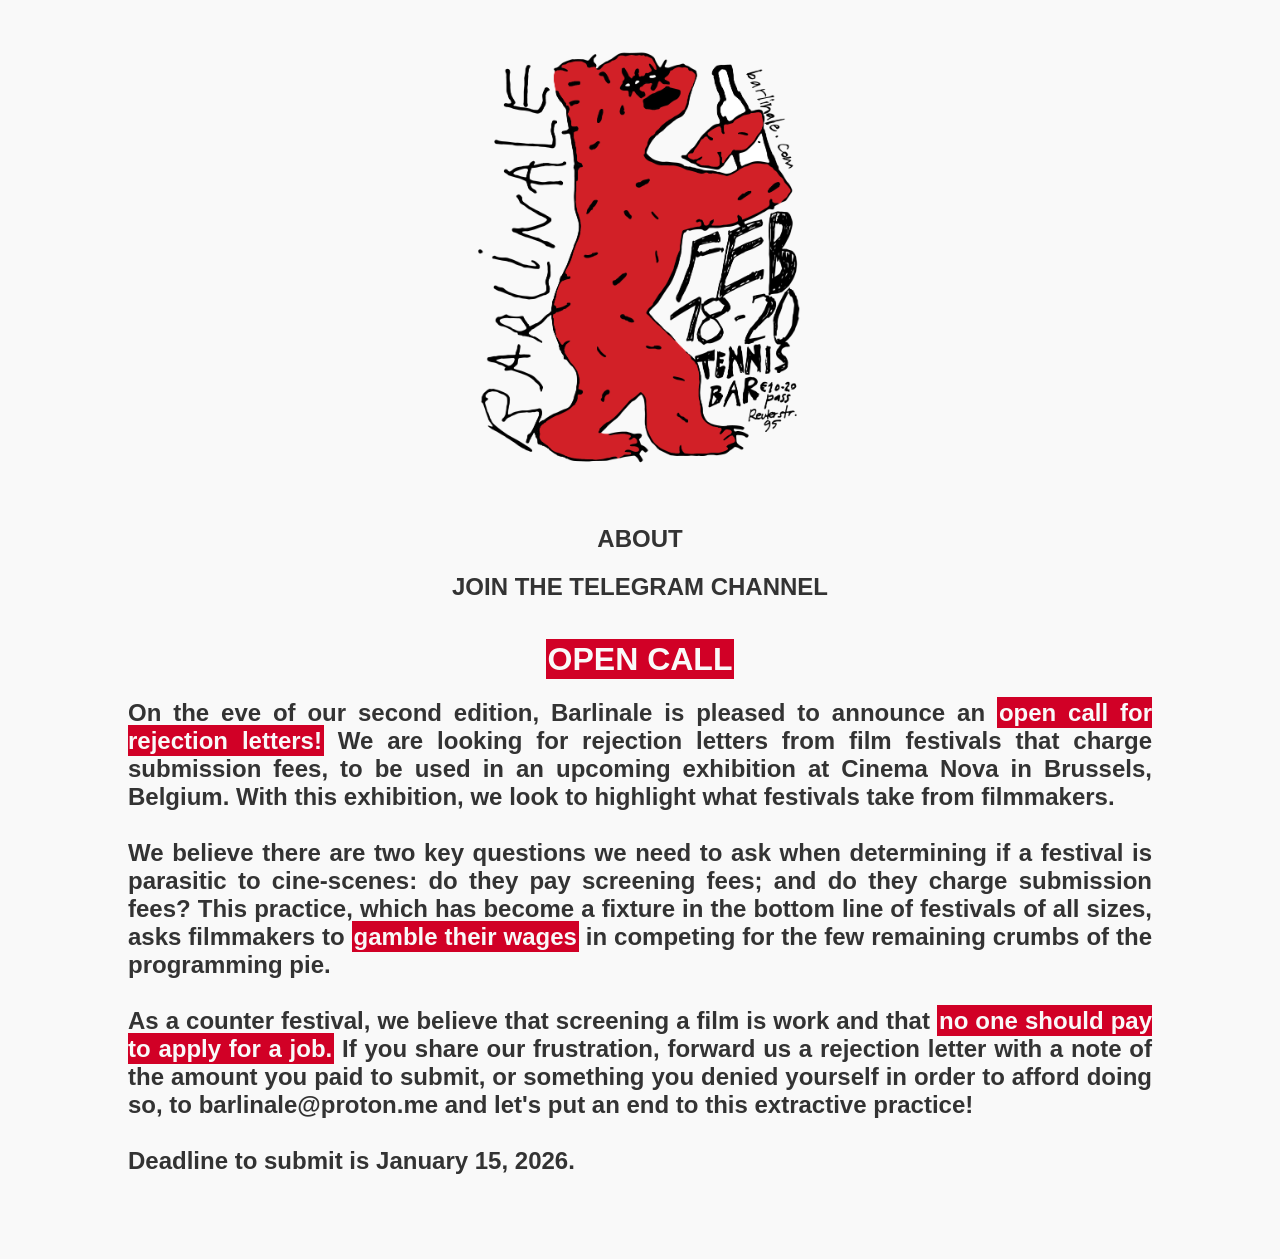
<file: opencall.html>
<!DOCTYPE html>
<html lang="en">
<head >
    <link rel="stylesheet" href="styles.css">
    <meta charset="UTF-8">
    <meta name="viewport" content="width=device-width, initial-scale=1.0">
    <title>Barlinale</title>
    <link rel="icon" href="images/barlinale-icon.png">
 
</head>
<body>
  
<div class="logo">
    <a href="/index"><img src="images/barlinale_web.webp" alt="Barlinale"></a>
</div>


<div class="nav" > <h2><a href=/index>ABOUT</a><h2><a href=https://t.me/barlinale target="_blank">JOIN THE TELEGRAM CHANNEL</a></h2>
</div>
  <h1><mark>OPEN CALL</mark></h1>
<div class="content">
  
   <h2 class="about">On the eve of our second edition, Barlinale is pleased to announce an <mark>open call for rejection letters!</mark> We are looking for rejection letters from film festivals that charge submission fees, to be used in an upcoming exhibition at Cinema Nova in Brussels, Belgium. With this exhibition, we look to highlight what festivals take from filmmakers.
    <br><br>We believe there are two key questions we need to ask when determining if a festival is parasitic to cine-scenes: do they pay screening fees; and do they charge submission fees? This practice, which has become a fixture in the bottom line of festivals of all sizes, asks filmmakers to <mark>gamble their wages</mark> in competing for the few remaining crumbs of the programming pie. 
    <br><br>As a counter festival, we believe that screening a film is work and that <mark>no one should pay to apply for a job.</mark> If you share our frustration, forward us a rejection letter with a note of the amount you paid to submit, or something you denied yourself in order to afford doing so, to barlinale@proton.me and let's put an end to this extractive practice!
    <br><br>Deadline to submit is January 15, 2026.


</h2>
   
</body>
</html>
</file>
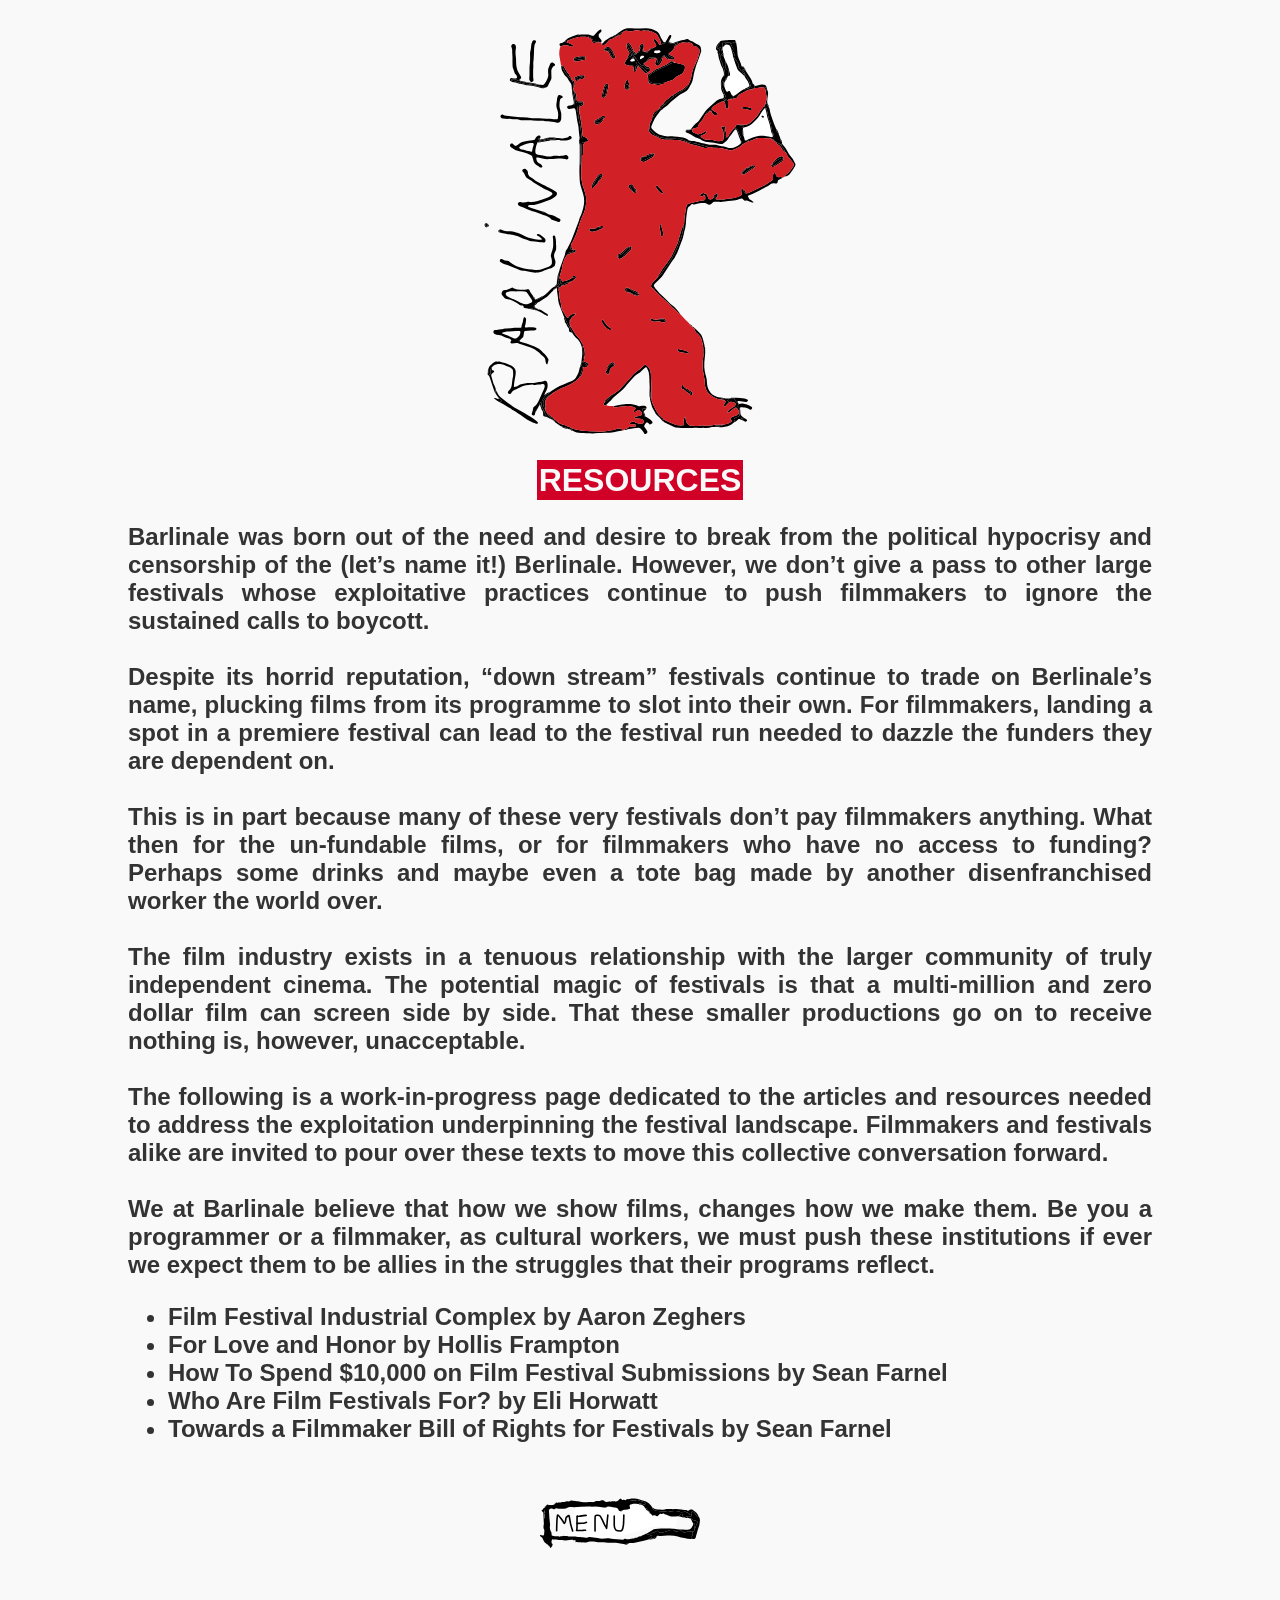
<file: resources.html>
<!DOCTYPE html>
<html lang="en">
<head >
    <link rel="stylesheet" href="styles.css">
    <meta charset="UTF-8">
    <meta name="viewport" content="width=device-width, initial-scale=1.0">
    <title>Barlinale</title>
    <link rel="icon" href="images/barlinale-icon.png">
 
</head>
<body>
  
<div class="logo">
    <a href="/index">
       <svg width="4175" height="5351" viewBox="0 0 4175 5351" fill="none" xmlns="http://www.w3.org/2000/svg">
<rect width="4175" height="5351" fill="none"/>
<path d="M3871.45 1463.03L3433.48 1501.75C3376.14 1295.5 3303.62 1117.32 3220.3 920.155C3105.48 648.45 3228.95 723.281 3192.43 591.97C3152.75 449.212 3138.72 406.973 3099.04 264.215C3179.13 208.38 3214.71 221.976 3294.99 220.713C3313.05 284.475 3337.23 395.043 3352.52 441.93C3389.2 554.299 3446.94 576.063 3499.23 679.538C3540.13 760.469 3681.35 919.053 3714.51 992.3C3794.55 1169.26 3772.63 1267.55 3871.43 1463.03H3871.45Z" fill="white"/>
<path d="M2454.03 255.993H1904.15V741.741H2454.03V255.993Z" fill="white"/>
<path d="M2269.65 3435.79C2216.94 3396.27 2223.28 3396.75 2255.01 3343.23C2260.41 3334.14 2270.27 3327.64 2278.33 3320.25C2292.47 3307.33 2308.45 3296.18 2317.32 3278.36C2328.12 3272.18 2338.63 3265.44 2346.18 3255.42C2356.95 3241.18 2367.43 3226.72 2377.35 3211.89C2397.23 3182.12 2417.65 3152.83 2441.83 3126.28C2449.2 3118.19 2455.97 3109.35 2461.85 3100.11C2476.6 3076.9 2491.62 3053.76 2504.82 3029.66C2529.94 2983.79 2553.07 2936.93 2572.85 2888.38C2592.55 2839.96 2612.7 2791.76 2628.71 2741.97C2644.35 2693.41 2657.73 2644.4 2657.81 2592.79C2663.08 2582.79 2664.5 2571.99 2664.8 2560.87C2665.25 2544.37 2664.42 2527.6 2667.14 2511.48C2670.79 2489.8 2673.05 2468 2676.14 2446.29C2679.82 2420.53 2684.6 2394.89 2689.25 2369.26C2690.94 2359.83 2693.09 2350.4 2695.89 2341.21C2698.81 2331.59 2704.73 2323.77 2715.04 2321.43C2751.1 2313.21 2785.47 2298.43 2822.44 2293.73C2829.19 2292.87 2835.77 2290.45 2842.38 2288.57C2862.21 2282.9 2882.04 2277.44 2902.94 2277.55C2912.78 2277.61 2922.07 2274.78 2930.32 2269.57C2933.55 2267.53 2937.28 2263.98 2937.95 2260.57C2941.18 2244.29 2941.9 2228.01 2932.69 2212.96C2928.58 2207.96 2924.52 2202.94 2920.41 2197.96C2917.48 2194.44 2917.99 2192.56 2923.2 2189.42C2925.43 2188.08 2927.88 2187.08 2930.22 2185.93C2934.25 2186.52 2938.28 2187.06 2942.31 2187.67C2949.43 2188.78 2954.91 2192.48 2958.64 2198.58C2965.01 2209.04 2970.55 2219.78 2973.37 2231.95C2975.2 2239.8 2978.23 2247.54 2981.91 2254.71C2983.5 2257.83 2987.82 2260.71 2991.37 2261.46C3004.91 2264.28 3018.4 2264.79 3029.74 2254.55C3034.58 2253.88 3037.61 2251.3 3038.28 2246.3L3037.61 2246.95C3042.83 2246.11 3045.81 2243.16 3046.37 2237.87L3046 2238.59C3053.52 2233.81 3061.02 2228.97 3068.65 2224.32C3069.08 2224.06 3071.17 2225.24 3071.31 2225.96C3072.46 2231.74 3067.41 2234.83 3065.23 2239.18C3060.34 2248.99 3060.48 2249.42 3071.95 2257.13C3076.9 2259.17 3081.84 2262.91 3086.81 2262.96C3119.62 2263.34 3152.43 2263.26 3185.21 2262.53C3194.64 2262.32 3204.02 2259.42 3213.45 2257.83C3221.51 2256.49 3229.65 2253.99 3237.68 2254.2C3262.57 2254.85 3286.77 2249.15 3310.69 2244.64C3341.4 2238.83 3371.36 2228.35 3399.81 2214.68C3415.48 2207.13 3418.6 2196.22 3413.76 2180.71C3410.05 2168.81 3407.69 2156.88 3408.06 2144.47C3408.17 2140.41 3408.92 2136.35 3409.49 2132.32C3410.35 2126.09 3420.37 2122.6 3425.91 2126.98C3431.23 2131.17 3436.03 2136.03 3441.09 2140.6C3440.74 2151.78 3442.83 2162.58 3447.56 2172.65C3451.43 2180.96 3457.88 2185.2 3467.5 2182.41C3474.22 2185.36 3480.8 2184.56 3487.38 2181.84C3506.38 2174.02 3525.7 2166.9 3544.37 2158.39C3580.54 2141.89 3616.2 2124.26 3652.39 2107.82C3689.93 2090.76 3725.39 2070.09 3760.06 2047.87C3768.12 2042.71 3777.17 2039.06 3785.07 2033.68C3794.07 2027.53 3802.67 2020.63 3810.68 2013.21C3820.24 2004.4 3824.38 1992.82 3823.76 1979.81C3823.44 1972.99 3821.96 1966.19 3821.72 1959.36C3821.26 1945.12 3825.89 1932.33 3834.7 1921.26C3836.07 1919.54 3839.48 1919.22 3842.03 1918.68C3843.24 1918.44 3844.69 1919.19 3846.01 1919.62C3859.79 1924.11 3862.48 1926.82 3860.17 1939.78C3858.51 1949.1 3860.12 1954.42 3868.23 1960.3C3879.89 1968.74 3891.26 1974.01 3906.01 1972.29C3915.47 1971.19 3925.25 1971.72 3934.73 1972.8C3939.92 1973.39 3944.81 1976.64 3949.83 1978.66C3933.07 1988.09 3916.44 1997.79 3899.48 2006.87C3891.77 2011.01 3886.05 2015.92 3884.89 2025.17C3884.22 2030.59 3882.93 2036 3881.51 2041.32C3879.28 2049.59 3871.99 2055.69 3863.42 2055.42C3855.28 2055.15 3847 2054.29 3839.08 2052.47C3824.7 2049.16 3811.78 2052.6 3799.42 2059.45C3794.61 2062.11 3790.23 2065.47 3785.61 2068.48C3776.37 2074.47 3767.52 2081.22 3757.77 2086.21C3696.59 2117.57 3637.8 2153.63 3574.49 2180.9C3555.55 2189.07 3536.26 2196.46 3517.32 2204.6C3511.05 2207.29 3505.09 2210.84 3499.39 2214.62C3495.69 2217.1 3494.5 2221.93 3496.25 2225.59C3501.62 2236.68 3507.32 2247.7 3513.96 2258.07C3516.72 2262.4 3521.8 2265.78 3526.53 2268.23C3541.23 2275.89 3555.42 2284.14 3566.78 2296.47C3567.59 2297.36 3568.21 2299.77 3567.7 2300.28C3566.06 2301.95 3563.91 2304.1 3561.84 2304.21C3557.86 2304.42 3553.51 2304.13 3549.83 2302.68C3538.3 2298.19 3527.07 2293.03 3515.68 2288.19C3497.75 2280.62 3479.64 2274.78 3459.63 2278.49C3452.64 2279.78 3446.08 2276.88 3440.93 2271.75C3434.13 2264.95 3427.6 2257.86 3420.56 2251.33C3418.81 2249.72 3415.18 2248.61 3412.95 2249.23C3403.68 2251.84 3394.55 2254.93 3385.55 2258.34C3351.77 2271.05 3317.06 2279.03 3280.86 2279.43C3251.76 2279.76 3223.44 2286.23 3195.02 2290.77C3164.76 2295.61 3134.83 2296.01 3104.55 2294.35C3088.07 2293.46 3071.55 2293.41 3055.05 2293.49C3048.09 2293.54 3041.67 2296.09 3036.57 2301.31C3030.76 2307.19 3024.98 2313.13 3018.83 2318.61C3003.17 2332.61 2982.37 2336.24 2965.87 2323.55C2951.31 2312.35 2936.31 2310.68 2919.55 2310.9C2880.86 2311.35 2842.59 2314.36 2805.65 2327.15C2796.38 2330.35 2786.87 2330.92 2777.62 2325.92C2767.49 2320.44 2758.52 2322.75 2752.8 2332.39C2746.91 2342.28 2739.71 2349.54 2728.64 2353.46C2718.86 2356.95 2713.3 2365.36 2711.15 2375.06C2706.69 2395.19 2701.85 2415.37 2699.46 2435.79C2694.22 2480.79 2685.76 2525.53 2686.94 2571.13C2681.38 2606.33 2680.79 2642.49 2666.63 2676.03C2664.26 2698.01 2657.57 2719.02 2652.6 2740.43C2646.04 2768.7 2637.2 2795.95 2626.03 2822.74C2612.81 2854.47 2601.71 2887.06 2589.59 2919.25C2576.96 2952.84 2559.9 2984.36 2543.08 3015.9C2536.01 3029.17 2526.39 3041.1 2517.82 3053.57C2503.8 3073.99 2489.29 3094.06 2475.72 3114.78C2447.1 3158.52 2419.05 3202.67 2390.59 3246.52C2380.81 3261.57 2369.1 3275 2356.2 3287.55C2332.56 3310.58 2309.29 3334.01 2286.21 3357.63C2280.51 3363.43 2275.59 3370.2 2271.35 3377.16C2266.81 3384.61 2266.3 3392.64 2271.91 3400.3C2276.72 3406.88 2281.23 3413.7 2285.88 3420.42C2283.59 3429.34 2278.23 3434.43 2269.79 3435.68L2269.65 3435.79Z" fill="black"/>
<path d="M2541.54 262.685C2533.5 295.332 2514.91 320.535 2487.5 339.586C2480.92 344.154 2474.71 349.232 2468.32 354.068C2467 354.471 2465.42 354.525 2464.39 355.278C2452.52 364.279 2450.85 373.415 2459.21 382.335C2472.59 396.576 2487.05 408.882 2507.6 410.951C2508.92 411.086 2510.75 411.435 2511.39 412.349C2513.67 415.519 2516.6 418.77 2517.27 422.371C2518.3 427.637 2517.6 433.253 2517.62 438.734C2506.15 437.31 2494.68 435.886 2483.2 434.462C2470.04 427.476 2456.6 420.92 2444.67 411.838C2435.97 405.201 2427.45 398.349 2418.8 391.632C2407.78 383.061 2389.86 385.291 2382.12 396.549C2378.25 402.165 2375.05 408.264 2371.83 414.31C2361.51 433.71 2351.46 453.244 2340.98 472.563C2339.1 476.056 2335.8 478.851 2332.98 481.753C2330.26 484.547 2320.59 485.837 2317.42 482.827C2314.81 480.355 2312.18 475.68 2312.69 472.509C2315.81 453.566 2319.89 434.811 2323.49 415.949C2324.81 409.044 2318.87 402.81 2311.29 403.374C2303.1 403.992 2294.66 404.153 2286.89 406.41C2273.43 410.306 2259.84 410.844 2246.08 410.844C2236.46 410.844 2226.84 410.656 2217.22 410.521C2208.17 410.414 2201.07 414.498 2196.69 421.968C2192.58 429.008 2189.82 436.827 2186.46 444.296C2176.35 450.45 2167.97 458.322 2162.19 468.775C2158.89 470.978 2155.58 473.181 2152.31 475.385C2142.87 477.346 2135.27 482.048 2130.46 490.539C2126.97 496.692 2128.77 503.275 2129.65 509.724C2126.24 514.184 2121.78 518.456 2116.19 516.038C2107.62 512.357 2098.57 508.327 2091.82 502.173C2081.99 493.172 2074.01 482.129 2065.25 471.945C2062.56 453.136 2045.36 443.571 2037.36 428.148C2037.22 417.722 2032.9 409.796 2023.68 404.61C2016.53 400.606 2009.44 396.549 2002.43 392.331C1998.5 389.966 1998.56 380.965 2002.61 377.767C2005.79 375.269 2009.2 372.286 2012.93 371.507C2020.91 369.814 2029.35 370.136 2037.2 368.094C2040.39 367.261 2042.57 362.452 2045.23 359.469C2045.39 357.347 2045.77 355.278 2046.36 353.235C2052.59 351.14 2059.18 349.769 2064.98 346.814C2075.16 341.601 2080.97 333.056 2080.89 321.153C2084.16 318.171 2084.94 314.597 2083.55 310.459C2089.59 298.368 2095.85 286.465 2099.02 273.084C2100.53 266.635 2104.13 260.589 2107.38 254.705C2108.53 252.609 2111.44 251.373 2113.67 249.922C2117.46 247.45 2126.7 251.292 2126.89 255.672C2127.42 269.053 2127.61 282.434 2127.93 295.842L2128.02 295.278C2119.34 299.469 2118.64 307.584 2118.23 315.672C2117.97 321.019 2118.42 326.312 2122.4 330.611C2126.64 335.179 2131.99 334.346 2137.31 333.97C2142.79 335.045 2148.25 336.12 2153.73 337.194C2157.01 339.183 2160.12 341.601 2163.62 343.079C2172.78 347.002 2181.22 345.658 2188.15 338.162C2190.73 335.367 2192.74 332.062 2195.03 328.972L2194.73 329.16C2199.19 327.897 2202.09 325.022 2203.49 320.616C2203.49 320.616 2203.01 321.073 2203.03 321.073C2207.52 319.649 2210.5 316.72 2211.79 312.125L2211.31 312.877C2223.11 307.907 2234.1 301.646 2243.47 292.833C2259.68 288.99 2273.65 280.446 2287.51 271.767C2300.14 263.867 2302.18 254.302 2294.28 240.383C2289.58 232.081 2284.5 223.966 2279.13 216.066C2271.26 204.486 2268.09 191.239 2264.7 178.046C2263.57 173.639 2270.85 166.868 2275.26 168.4C2279.08 169.716 2283.83 170.684 2286.14 173.505C2300.81 191.293 2319.27 206.098 2329.24 227.647C2330.96 231.328 2333.24 234.794 2335.53 238.18C2341.76 247.342 2350.55 249.062 2360.71 246.456C2364.95 243.258 2370.06 240.733 2373.31 236.702C2381.88 226.169 2391.2 221.843 2405.31 225.739C2411.44 227.432 2417.96 221.763 2417.86 213.191C2431.21 189.654 2444.59 166.143 2457.95 142.605C2463.32 133.147 2468.67 123.501 2478.1 117.589C2480.95 115.789 2486.27 115.494 2489.25 116.971C2492.26 118.449 2495.35 122.829 2495.64 126.188C2496.69 137.312 2492.18 147.361 2487.31 157.088C2480.68 170.388 2473.96 183.635 2467.27 196.908C2465.12 200.186 2461.79 203.223 2461.09 206.796C2459.13 216.55 2463.88 223.67 2472.16 225.524C2499.16 231.57 2525.85 232.752 2552.34 222.542C2561.1 219.156 2570.64 217.732 2579.88 215.61C2580.96 215.368 2583.43 216.523 2583.43 217.034C2583.43 219.318 2583.59 222.354 2582.27 223.778C2575.72 230.791 2568.11 236.03 2558.36 238.395C2546.08 241.378 2540.62 250.056 2541.56 262.658L2541.54 262.685ZM2299.85 354.821C2319.62 356.836 2337.38 350.71 2354.18 341.144C2355.71 340.257 2356.67 335.958 2355.98 333.916C2351.17 319.944 2340.88 312.636 2328.41 316.263C2316.42 319.756 2304.41 320.293 2292.24 320.992C2288.29 321.207 2284.37 322.738 2280.55 324.001C2275.05 325.855 2270.64 333.352 2270.58 340.419C2270.53 346.491 2276.87 352.967 2283.64 353.612C2289.04 354.122 2294.44 354.418 2299.85 354.821ZM2123.31 387.011C2105.98 385.694 2097.33 390.477 2091.93 401.547C2087.68 410.226 2084.46 418.878 2087.31 428.685C2088.09 431.426 2094.78 435.859 2096.85 434.623C2110.63 426.213 2124.6 418.018 2137.96 408.963C2140.51 407.216 2142.23 401.574 2141.5 398.376C2140.72 394.991 2137.07 391.31 2133.74 389.724C2129.01 387.467 2123.45 387.037 2123.34 387.011H2123.31Z" fill="black"/>
<path d="M654.445 3931.35C673.656 3931.94 692.895 3932.42 712.107 3933.2C720.786 3933.55 727.691 3937.5 733.173 3944.4C737.767 3950.21 736.666 3958.73 730.405 3961.63C714.041 3969.21 697.436 3975.09 678.815 3973.07C648.345 3969.8 618.547 3976.76 588.48 3979.58C582.864 3980.11 577.705 3984.06 576.765 3989.76C573.89 4007.36 567.979 4024.4 567.656 4042.48C567.495 4052.47 563.035 4060.94 555.269 4067.66C546.967 4074.83 538.959 4082.35 530.764 4089.66C528.722 4091.49 526.223 4092.81 524.262 4094.71C520.312 4098.5 515.852 4102.4 516.335 4108.47C516.846 4114.84 522.435 4117.23 527.379 4118.95C541.673 4123.92 555.887 4129.54 570.612 4132.65C619.461 4143 664.548 4164.06 710.387 4182.42C745.962 4196.66 779.979 4215.55 806.419 4245.1C815.555 4255.34 825.577 4264.99 836.137 4273.75C854.435 4288.93 866.499 4309.19 881.17 4327.3C886.195 4333.5 888.828 4341.81 891.784 4349.44C893.235 4353.14 894.121 4357.79 893.235 4361.53C889.473 4377.43 885.147 4393.23 880.498 4408.9C879.961 4410.7 876.199 4411.85 873.7 4412.66C870.342 4413.76 864.672 4410.59 864.001 4407.07C860.991 4390.95 852.393 4376.23 852.93 4359.06C853.118 4352.66 849.652 4345.81 846.67 4339.76C843.66 4333.66 839.952 4327.51 835.169 4322.78C824.422 4312.17 813.647 4301.23 801.341 4292.66C788.631 4283.79 782.048 4269.93 769.823 4260.42C730.512 4229.84 703.401 4212.54 661.055 4195.45C622.819 4180.02 583.617 4167.37 544.521 4154.36C528.856 4149.15 513.406 4143.32 497.93 4137.62C490.003 4134.72 482.238 4134.02 473.72 4135.37C454.777 4138.32 435.7 4140.71 416.622 4142.3C407.943 4143 400.689 4138.35 396.658 4130.23C395.557 4128.03 395.019 4124.48 396.04 4122.5C398.512 4117.71 402.059 4113.5 405.149 4109.01C409.287 4102.99 409.072 4098.21 404.343 4095.12C384.889 4082.35 365.839 4068.62 341.629 4066.23C330.317 4065.1 320.456 4060.13 311.025 4054.52C290.55 4042.32 268.437 4035.79 244.926 4032.91C225.768 4030.55 207.013 4026.38 189.709 4017.06C181.863 4012.84 177.134 4006.77 175.36 3998.14C172.378 3983.69 181.111 3967.62 195.298 3967.57C224.424 3967.41 251.213 3952.39 280.689 3955.82C285.929 3956.44 291.706 3955.02 296.838 3953.33C316.775 3946.74 337.33 3946.02 358.02 3945.69C382.767 3945.29 407.352 3944.32 431.938 3939.81C447.952 3936.85 464.853 3938.63 481.378 3938.28C496.505 3937.96 511.633 3937.9 526.734 3937.23C535.493 3936.85 541.727 3930.65 542.264 3921.14C542.802 3911.46 543.312 3902.09 547.665 3893.08C557.338 3873.01 561.154 3851.41 564.082 3829.48C565.157 3821.45 567.979 3813.6 570.585 3805.87C572.627 3799.71 582.434 3798.05 588.104 3802.18C597.777 3809.25 602.748 3818.47 601.243 3830.56C597.696 3859.12 598.234 3888.41 586.169 3915.49C585.148 3917.8 586.035 3920.92 585.793 3923.63C585.551 3926.51 590.119 3932.64 592.806 3932.72C598.261 3932.88 603.742 3933.2 609.17 3932.93C624.27 3932.15 639.344 3931.1 654.418 3930.16C654.418 3930.57 654.445 3930.97 654.472 3931.37L654.445 3931.35ZM379.247 3986.05C369.412 3984.82 360.035 3983.42 350.362 3986.11C331.903 3991.21 313.255 3995.62 294.688 4000.35C291.491 4001.15 290.201 4003.44 290.873 4006.74C291.141 4008.01 291.249 4009.54 292.028 4010.4C293.828 4012.39 295.709 4014.7 298.047 4015.72C309.332 4020.71 320.51 4026.22 332.252 4029.9C369.063 4041.43 403.913 4057.42 438.521 4074.16C443.304 4076.47 449.242 4078.83 454.105 4078C463.429 4076.42 473.693 4074.48 481.244 4069.29C508.409 4050.65 526.196 4025.63 527.674 3991.32C527.835 3987.5 521.897 3979.5 518.404 3979.07C503.303 3977.16 488.364 3978.58 473.263 3979.9C441.88 3982.61 410.389 3984.12 379.247 3986.08V3986.05Z" fill="black"/>
<path d="M856.148 2435.87C861.173 2438.07 866.681 2439.63 871.168 2442.64C889.708 2455.03 908.947 2463.52 932.135 2464.78C948.284 2465.67 963.841 2473.27 978.109 2482C995.682 2492.75 1012.93 2504.14 1032.33 2511.59C1034.86 2512.55 1037.11 2514.3 1039.29 2515.97C1053.34 2526.61 1056.62 2539.34 1039.16 2552.72C1036.09 2555.06 1031.36 2557.24 1027.93 2556.62C1017.18 2554.71 1005.76 2553.21 996.326 2548.24C983.966 2541.71 971.445 2537.17 957.876 2534.29C942.802 2531.09 929.287 2524.57 920.044 2511.26C918.512 2509.06 916.416 2506.91 914.106 2505.62C896.13 2495.63 878.584 2484.64 859.829 2476.36C838.495 2466.96 816.085 2460.08 794.133 2452.15C787.684 2449.81 780.994 2448.07 774.679 2445.41C741.764 2431.54 708.204 2419.67 673.166 2412.25C665.186 2410.56 657.528 2407.09 649.897 2404.08C638.424 2399.54 627.273 2394.03 615.612 2390.06C601.21 2385.17 587.479 2379.31 574.313 2371.57C557.681 2361.79 539.947 2354.45 520.843 2350.37C507.757 2347.58 499.616 2338.39 494.994 2326.03C490.588 2314.28 499.508 2298.94 511.788 2298.22C519.956 2297.73 528.312 2297.73 536.373 2298.91C562.49 2302.76 588.339 2303.83 614.026 2295.96C624.72 2292.68 635.576 2293.73 646.646 2295.96C655.943 2297.84 665.938 2298.89 675.208 2297.6C696.973 2294.54 719.086 2291.77 740.018 2285.43C788.652 2270.65 837.715 2257.16 885.194 2238.59C907.576 2229.83 925.579 2215.67 942.48 2199.42C947.075 2195.01 947.182 2185.98 942.346 2180.66C937.778 2175.66 933.156 2169.46 927.218 2167.12C905.507 2158.47 886.618 2144.17 863.779 2137.56C843.895 2131.81 827.183 2118.83 809.717 2107.93C796.901 2099.92 783.896 2092.26 770.998 2084.36C761.648 2078.64 752.351 2072.86 743.108 2067C739.641 2064.8 736.632 2061.36 732.87 2060.18C708.446 2052.52 691.008 2034.87 671.554 2019.61C653.256 2005.26 632.969 1993.35 612.844 1981.59C603.95 1976.37 597.743 1970.17 594.197 1960.76C592.746 1956.92 590.354 1953.45 588.742 1949.66C580.654 1930.59 571.384 1912.56 556.069 1897.78C547.444 1889.45 551.044 1875.8 561.846 1869.89C569.181 1865.88 577.027 1863.12 585.518 1864.11C598.603 1865.64 622.275 1889.58 624.398 1903.48C625.634 1911.62 626.225 1919.87 626.977 1928.09C628.16 1941.2 634.34 1951.49 644.389 1959.66C648.661 1963.13 652.53 1967.21 657.206 1970C678.54 1982.74 697.779 1998.27 717.259 2013.53C719.409 2015.23 721.505 2017.16 723.923 2018.37C757.16 2034.71 787.845 2055.93 822.373 2069.82C832.583 2073.94 842.23 2078.69 851.58 2084.79C865.337 2093.77 880.25 2101.13 895.163 2108.11C928.857 2123.89 959.73 2144.44 991.409 2163.63C1007.83 2173.57 1009.81 2198.77 993.935 2213.25C970.397 2234.72 943.958 2251.95 915.852 2266.46C903.788 2272.69 889.977 2275.46 877.106 2280.19C853.891 2288.68 830.622 2297.03 807.648 2306.2C774.33 2319.5 738.97 2325.46 704.604 2334.95C695.575 2337.45 685.472 2336.42 675.88 2336.24C660.618 2335.94 645.706 2337.8 631.142 2342.12C628.831 2342.82 625.983 2345.35 625.473 2347.52C624.989 2349.64 626.494 2353.33 628.321 2354.67C633.749 2358.7 639.418 2362.95 645.679 2365.26C667.577 2373.37 689.96 2380.14 711.751 2388.5C745.177 2401.34 779.543 2410.91 814.07 2420.15C815.494 2422.33 816.435 2425.42 818.45 2426.49C830.219 2432.7 842.418 2437.72 856.255 2435.92L856.148 2435.87Z" fill="black"/>
<path d="M748.889 1520.21C736.099 1547.83 729.865 1577.41 723.793 1606.92C720.488 1623.06 721.267 1639.75 724.411 1656.09C725.485 1661.68 728.817 1666.65 733.869 1668.96C748.781 1675.81 763.56 1682.53 780.407 1684.68C807.599 1688.17 834.603 1693.41 861.607 1698.38C887.563 1703.16 913.331 1703.7 939.313 1698.14C960.863 1693.52 982.654 1691.23 1004.79 1693.62C1022.58 1695.56 1040.45 1695.8 1058.18 1692.41C1060.87 1691.9 1063.67 1691.29 1066.35 1691.45C1082.96 1692.33 1099.08 1691.55 1114.8 1684.65C1118.96 1682.8 1125.57 1684.84 1130.44 1686.66C1135.46 1688.55 1140.03 1692.04 1144.27 1695.48C1152.39 1702.09 1155.37 1710.98 1153.63 1721.19C1151.69 1732.61 1141.24 1741.42 1130.36 1740.46C1123.58 1739.87 1116.6 1738.98 1110.28 1736.67C1090.51 1729.44 1070.17 1727.77 1049.4 1728.42C1028.82 1729.06 1008.29 1729.17 987.706 1731.43C963.201 1734.12 938.346 1733.63 913.626 1734.81C902.69 1735.33 891.754 1737.42 880.872 1737.18C858.973 1736.67 837.155 1735.22 815.74 1729.28C795.937 1723.77 775.705 1719.77 755.526 1715.76C750.42 1714.74 744.697 1715.76 739.458 1716.87C737.442 1717.3 734.89 1720.41 734.594 1722.59C734.03 1726.51 734.809 1730.65 735.239 1734.68C738.087 1761.55 753.188 1779.98 775.732 1793.23C780.461 1796.02 785.297 1798.6 790.134 1801.24C801.58 1807.47 808.351 1817.6 813.618 1829.07C817.138 1836.73 811.199 1845.71 802.064 1846.24C792.229 1846.81 782.261 1846.46 775.033 1839.07C765.199 1829.02 753.403 1822.19 741.204 1815.96C715.947 1803.06 703.775 1780.84 696.52 1754.81C691.737 1737.64 686.686 1720.55 681.393 1703.51C678.84 1695.29 673.117 1689.11 665.378 1685.51C633 1670.49 600.73 1655.58 565.585 1647.22C529.526 1638.65 494.165 1627.12 458.617 1616.54C453.485 1615 448.111 1612.4 444.269 1608.77C432.177 1597.3 418.662 1588.19 403.911 1580.61C400.391 1578.81 397.462 1575.48 394.829 1572.36C390.1 1566.72 389.186 1560.27 391.443 1553.12C397.892 1532.84 417.936 1530.31 430.888 1540.44C438.384 1546.3 444.134 1554.33 451.497 1560.4C456.844 1564.81 463.83 1567.23 470.655 1563.23C480.086 1557.66 490.216 1552.67 498.115 1545.33C524.42 1520.91 556.234 1509.51 590.681 1504.11C604.25 1501.99 617.712 1500.06 631.012 1496.29C640.121 1493.71 650.009 1493.9 659.548 1492.88C673.197 1491.4 686.901 1490.36 700.47 1488.37C709.014 1487.13 716.484 1482.48 719.413 1474.18C727.474 1451.39 745.96 1440.11 765.897 1430.14C771.406 1427.4 779.601 1429.63 784.652 1434.84C789.784 1440.14 792.444 1446.61 790.537 1453.54C789.65 1456.77 785.297 1459.05 782.53 1461.79C781.159 1461.79 779.681 1461.47 778.445 1461.85C767.053 1465.26 762.7 1472.35 765.441 1482.83C767.429 1490.41 776.43 1495.78 784.975 1493.77C806.228 1488.77 827.429 1483.58 848.575 1478.16C859.161 1475.44 869.748 1472.54 879.959 1468.73C883.29 1467.49 885.413 1463.08 888.1 1460.13L888.046 1460.18C905.753 1460.93 923.46 1462.71 941.141 1462.12C956.671 1461.61 970.885 1465.07 984.965 1470.58C985.986 1470.98 986.684 1472.76 987.007 1474.02C987.141 1474.56 986.013 1476.06 985.422 1476.09C974.566 1476.63 963.684 1476.73 952.829 1477.46C943.344 1478.08 933.483 1477.86 924.589 1480.63C912.578 1484.39 900.541 1485.84 888.261 1485.49C872.919 1485.06 858.382 1488.13 844.276 1493.66C828.799 1499.76 812.865 1502.63 796.26 1502.47C780.944 1502.31 766.757 1507.1 753.188 1513.65C751.173 1514.62 750.313 1518 748.889 1520.29V1520.21ZM679.028 1526.12C666.507 1526.12 660.81 1525.12 655.598 1526.28C611.397 1535.98 568.057 1548.39 527.94 1570C524.367 1571.93 521.116 1574.51 517.837 1576.96C510.771 1582.22 510.69 1593.51 517.623 1598.13C526.758 1604.23 536.055 1609.93 547.475 1610.65C562.71 1611.62 577.031 1616.19 590.923 1622.15C615.052 1632.52 641.518 1633.14 666.372 1640.56C671.8 1642.17 681.366 1635.1 681.634 1629.43C682.924 1603.13 692.328 1578.81 699.422 1553.9C700.174 1551.3 700.577 1548.55 701.061 1545.87C702.404 1538.37 695.687 1528.59 688.191 1527.35C682.843 1526.47 677.416 1525.9 679.028 1526.12Z" fill="black"/>
<path d="M111.515 4469.03C114.041 4455.06 123.445 4444.47 129.518 4432.25C152.464 4415.08 170.763 4391.78 197.74 4380.01C202.522 4377.92 208.998 4376.25 213.619 4377.73C229.956 4382.97 246.239 4373.75 262.63 4379.07C283.48 4385.87 305.325 4389.77 325.773 4397.48C355.222 4408.6 385.182 4418.63 412.804 4434.32C457.676 4459.79 468.504 4489.24 466.059 4527.8C464.581 4550.93 461.384 4573.99 456.037 4596.85C447.949 4631.59 445.611 4667.3 441.635 4702.72C441.366 4705.22 447.707 4710.08 450.609 4709.49C458.616 4707.85 466.892 4706.88 474.469 4704.06C482.1 4701.21 489.274 4696.81 496.234 4692.45C512.785 4682.14 530.68 4675.47 549.704 4671.63C572.543 4667.01 595.275 4661.8 618.275 4658.17C630.366 4656.26 642.914 4656.64 655.221 4656.82C682.762 4657.25 710.115 4656.72 737.065 4649.84C747.679 4647.12 758.615 4645.3 769.524 4644.38C792.9 4642.42 815.793 4638.53 838.095 4631.11C844.839 4628.88 851.61 4629.01 858.301 4631.16C865.045 4633.31 870.58 4637.08 873.697 4643.77C883.961 4665.88 884.311 4689.07 880.253 4712.42C877.916 4725.91 873.939 4739.05 867.598 4751.46C858.328 4769.68 849.81 4788.27 841.078 4806.78C840.594 4807.78 841.078 4809.36 841.427 4810.57C842.448 4814.41 844.248 4814.55 847.365 4811.81C860.827 4799.85 876.411 4791.09 892.398 4783.14C895.865 4781.42 900.325 4781.77 904.328 4781.18C902.152 4784.48 900.674 4788.67 897.692 4790.9C889.04 4797.38 880.011 4803.42 870.741 4808.99C860.047 4815.41 850.912 4823.71 844.087 4833.73C833.473 4849.37 824.311 4866 814.745 4882.34C808.404 4893.12 806.04 4904.86 806.093 4917.41C806.174 4933.66 805.341 4949.92 804.911 4966.17C803.003 4961.18 800.021 4956.34 799.43 4951.21C797.871 4937.64 797.388 4923.96 796.393 4910.31C796.313 4909.32 795.507 4908.38 795.157 4907.38C794.163 4904.53 792.685 4904.59 791.073 4907.79C784.463 4921.09 774.952 4933.2 774.038 4948.84C772.05 4952.26 769.47 4955.48 768.127 4959.13C761.705 4976.76 751.817 4992.24 739.914 5006.56C732.39 5009.73 729.838 5015.37 731.745 5023.19C724.061 5026.31 721.481 5031.92 723.604 5039.85C720.89 5049.07 717.612 5058.17 715.624 5067.55C712.883 5080.42 690.85 5084.7 681.284 5076.34C676.931 5072.55 674.083 5067.79 674.836 5061.99C675.534 5056.59 676.851 5051.19 678.597 5046.03C685.234 5026.52 692.301 5007.28 693.349 4986.24C693.832 4976.38 699.287 4967.46 708.745 4963.3C724.652 4956.29 735.48 4944.54 743.702 4929.79C751.736 4915.42 760.818 4901.55 767.697 4886.67C790.187 4838.09 812.22 4789.29 833.688 4740.28C839.707 4726.52 843.791 4711.85 844.409 4696.48C845.296 4674.75 831.996 4670.29 815.981 4669.61C813.348 4669.51 810.419 4670.23 808.001 4671.39C796.501 4676.9 784.275 4677.97 771.808 4677.78C766.3 4677.7 760.603 4677.06 755.364 4678.24C733.707 4683.13 712.13 4685.84 690.339 4679.13C689.076 4678.72 687.572 4678.75 686.228 4678.99C648.53 4685.92 609.596 4683.21 572.328 4693.47C568.378 4694.55 564.429 4695.95 560.747 4697.72C533.529 4710.75 504.671 4720.18 478.446 4735.42C471.352 4739.56 464.071 4743.75 456.359 4746.38C435.804 4753.39 420.784 4766.56 409.929 4785.05C407.86 4788.57 405.361 4791.87 402.674 4794.91C393.162 4805.68 375.965 4804.58 366.749 4792.7C363.149 4788.08 361.94 4782.92 364.223 4777.36C365.782 4773.57 367.34 4769.7 369.597 4766.29C371.854 4762.88 374.568 4759.57 377.712 4757.05C403.238 4736.52 411.245 4707.82 415.114 4677.25C417.882 4655.45 420.273 4633.58 423.068 4611.79C423.928 4605.05 425.164 4598.3 426.829 4591.72C434.702 4560.6 434.084 4529.22 430.054 4497.76C428.791 4487.79 423.793 4479.73 416.189 4473.2C402.593 4461.54 388.46 4451.54 370.726 4446.03C352.481 4440.36 334.613 4432.57 317.847 4423.41C305.298 4416.53 292.374 4413.52 278.778 4411.75C270.637 4410.67 262.146 4411.69 254.166 4410.05C233.987 4405.89 216.736 4417.12 197.928 4419.92C186.75 4421.55 179.012 4430.58 170.44 4437.43C164.932 4436.98 162.084 4439.48 161.949 4445.01L161.761 4445.12C155.689 4444.64 152.948 4447.3 153.862 4453.45L153.781 4453.66C152.626 4454.36 150.987 4454.79 150.395 4455.84C140.642 4472.39 134.865 4490.07 135.322 4509.5C135.537 4518.98 135.859 4528.47 135.778 4537.93C135.778 4540.51 134.677 4543.17 133.763 4545.66C133.387 4546.69 132.124 4548.06 131.237 4548.08C128.765 4548.19 125.729 4548.51 123.875 4547.3C117.722 4543.3 115.572 4536.58 115.062 4529.81C113.557 4509.58 112.644 4489.32 111.488 4469.09L111.515 4469.03Z" fill="black"/>
<path d="M815.102 3528.06C844.551 3510.49 871.635 3489.72 894.582 3464.3C919.517 3436.65 947.219 3412.87 980 3395.16C985.67 3396.32 991.017 3395.03 995.02 3391.16C1003.75 3382.72 1012 3373.83 1020.39 3365.07C1030.95 3354.05 1033.87 3342.1 1025.28 3328.34C1023.23 3325.06 1022.35 3321 1021.19 3317.22C1020.04 3313.48 1024.39 3308.16 1027.86 3309.37C1034.12 3311.55 1040.7 3313.48 1046.21 3317C1053.76 3321.81 1056.28 3330.17 1054.43 3338.44C1050.26 3357.06 1043.68 3374.66 1028.04 3387.24C1025.89 3389.74 1023.74 3392.26 1021.62 3394.76L1020.95 3395.57C1011.46 3401.85 1001.87 3408.01 992.602 3414.59C990.802 3415.88 990.238 3418.89 989.109 3421.12C984.192 3421.39 981.398 3423.97 980.645 3428.8L980.296 3429.1C967.21 3427.65 958.8 3432.92 955.979 3446.14C953.91 3449.63 952.298 3453.47 949.691 3456.51C945.258 3461.72 940.368 3466.61 935.37 3471.31C913.418 3491.97 897 3518.2 871.179 3534.97C847.05 3550.63 822.41 3565.57 799.141 3582.42C783.423 3593.78 767.381 3603.86 749.191 3610.44C738.362 3608.7 731.376 3615.25 724.578 3622C718.667 3627.85 713.911 3634.33 715.631 3643.44L715.711 3643.33C709.988 3644.11 705.501 3647.15 703.217 3652.17C701.685 3655.61 700.181 3660.58 701.551 3663.54C707.543 3676.46 716.356 3686.03 732.612 3683.23L732.424 3683.12C735.192 3691.96 741.372 3693.52 749.433 3691.02L749.271 3690.94C751.77 3700.08 757.897 3701.72 766.065 3699.09L766.495 3699.27C763.163 3703.55 759.374 3706.93 753.624 3707.63C748.385 3708.25 743.199 3709.35 737.986 3710.24L734.601 3710.85L731.645 3709.11C727.641 3701.56 721.542 3699.68 713.723 3702.5L714.045 3702.63C711.385 3699.73 709.209 3695.05 706.011 3694.17C678.47 3686.7 650.687 3680.65 621.829 3685.68C608.341 3683.37 594.798 3681.22 581.337 3678.69C571.852 3676.92 567.929 3670.71 567.499 3661.25C567.149 3653.27 561.614 3648.17 554.252 3648.25C533.724 3648.46 517.065 3639.7 501.695 3627.61C478.829 3609.64 452.201 3598.11 426.514 3585.56C407.061 3576.08 385.189 3570.57 363.801 3566.22C341.365 3561.67 322.448 3553.61 308.879 3534.35C304.231 3527.71 296.788 3523.09 291.602 3516.75C281.257 3504.07 278.463 3489.74 285.368 3474.4C293.295 3456.78 305.924 3444.95 326.318 3445.38C350.661 3445.89 371.808 3436.35 392.229 3425.18C401.982 3419.83 412.085 3416.18 422.43 3412.68C442.717 3427.43 466.604 3434.12 490.437 3437.48C529.398 3442.99 568.896 3445.33 607.964 3436.81C618.927 3434.42 629.541 3435.47 640.262 3437.51C648.591 3460.81 661.274 3481.58 676.106 3501.27C684.301 3512.13 691.394 3523.82 698.972 3535.15C699.267 3546.63 703.754 3555.58 714.422 3560.79L714.475 3560.9C713.992 3567.16 716.679 3569.98 723.047 3568.85H723.1C724.954 3573.01 729.039 3575.4 732.532 3573.71C758.837 3561.06 784.954 3547.92 810.964 3534.64C812.898 3533.65 813.624 3530.32 814.941 3528.06H815.102ZM437.799 3458.9C409.371 3459.54 383.496 3462.39 358.561 3471.1C353.429 3472.9 348.646 3475.8 343.89 3478.51C337.065 3482.38 333.922 3492.03 336.179 3500.22C339.215 3511.29 345.019 3520.3 354.987 3526.29C375.059 3538.32 395.964 3548.43 417.755 3557.16C445.484 3568.26 475.578 3574.81 498.632 3595.93C501.534 3598.59 505.941 3599.61 509.649 3601.36C522.089 3607.19 534.664 3612.78 546.97 3618.91C575.56 3633.2 604.74 3635.46 634.646 3623.69C644.883 3619.66 654.905 3615.17 665.035 3610.87C671.726 3608.02 675.81 3602.6 679.196 3596.47C682.017 3591.37 682.635 3586.07 680.109 3580.73C678.363 3577.02 676.482 3573.28 674.198 3569.9C653.535 3539.16 632.953 3508.37 611.914 3477.9C605.304 3468.3 595.631 3464.19 583.54 3464.08C558.793 3463.84 534.073 3462.47 509.326 3461.77C484.741 3461.07 459.994 3465.08 437.746 3458.93L437.799 3458.9Z" fill="black"/>
<path d="M1879.32 5272.51C1883.54 5265.12 1889.15 5259.05 1897.48 5256.61C1909.47 5253.11 1922.07 5249.78 1930.69 5240.83C1941.55 5229.58 1954.26 5228.04 1968.36 5228.29C1983.49 5228.55 1998.65 5228.5 2013.77 5228.12C2017.72 5228.02 2021.7 5226.35 2025.57 5225.09C2029.6 5223.77 2033.9 5216.22 2033.5 5211.71C2033.07 5206.95 2028.17 5200.23 2023.96 5199.46C2017.24 5198.19 2010.49 5196.93 2003.7 5196.42C1987.31 5195.18 1970.89 5194.54 1954.53 5193.11C1953.29 5193.01 1950.87 5187.85 1951.62 5186.58C1958.23 5175.43 1968.47 5168.29 1980.88 5165.73C1994.4 5162.97 2008.16 5162.89 2021.48 5168.37C2036.75 5174.65 2052.14 5180.62 2067.62 5186.37C2083.58 5192.31 2100.08 5191.69 2116.47 5188.79C2129.96 5186.4 2140.38 5171.08 2137.24 5157.92C2136.03 5152.78 2133.37 5147.62 2130.14 5143.43C2124.13 5135.64 2115.66 5130.99 2106.42 5127.66C2093.31 5122.93 2079.74 5121.1 2065.93 5120.62C2054.94 5120.22 2043.89 5120.3 2032.93 5119.57C2028.98 5119.3 2024.87 5117.83 2021.32 5115.94C2019.28 5114.84 2017.24 5111.86 2017.13 5109.66C2017.05 5107.35 2018.77 5104.26 2020.68 5102.72C2023.82 5100.23 2027.56 5098.02 2031.37 5096.97C2045.94 5093 2060.45 5088.86 2075.79 5088.13C2083.82 5087.76 2091.94 5085.21 2099.59 5082.44C2106.42 5079.97 2110.64 5074.14 2111.18 5066.72C2112.92 5042.38 2103.22 5024.02 2081.78 5012.07C2074.47 5007.98 2065.34 5008.49 2058.59 5014.03C2053.27 5018.38 2048.62 5023.54 2043.2 5027.71C2035.43 5033.67 2026.46 5037.59 2016.62 5037.73C2013.02 5037.78 2007.92 5035.66 2006.17 5032.86C2004.45 5030.12 2004.61 5024.05 2006.6 5021.53C2012.51 5014.08 2020.09 5007.98 2026.29 5000.73C2032.23 4993.77 2028.01 4979.15 2019.23 4976.22C1978.44 4962.6 1936.95 4954.3 1893.64 4960.32C1882.76 4961.82 1871.82 4963.27 1860.86 4963.86C1834.71 4965.26 1808.62 4966.93 1783.55 4975.2C1769.72 4979.77 1756.58 4978.16 1743.22 4973.64C1739.89 4972.51 1738.39 4971.17 1740.03 4967.84C1740.54 4966.79 1742.18 4966.15 1743.44 4965.64C1747.12 4964.13 1751.77 4963.94 1752.63 4958.73C1804.32 4944.92 1856.83 4935.46 1910.33 4932.26C1928.06 4931.22 1945.87 4931.62 1963.66 4931.59C1976.1 4931.59 1988.11 4934.01 1999.91 4938.07C2008.96 4941.16 2018.34 4943.31 2027.48 4946.24C2041.82 4950.8 2055.82 4958.22 2070.47 4959.7C2085.03 4961.18 2100.16 4956.31 2115.12 4955.24C2126.01 4954.46 2137.08 4954.67 2147.93 4955.69C2153.06 4956.18 2158.52 4958.78 2162.74 4961.9C2166.9 4965.02 2170.64 4969.53 2172.84 4974.26C2175.31 4979.53 2172.14 4984.82 2169.4 4989.63C2158.79 4990.09 2148.17 4990.41 2137.56 4991.03C2132.29 4991.32 2127.05 4992.18 2121.79 4992.69C2118.51 4993.02 2115.23 4998.66 2116.66 5001.96C2122.35 5015.1 2124.85 5029.88 2136.24 5040.12V5040.06C2135.79 5043.93 2134.15 5048.13 2135.06 5051.67C2138.61 5065.62 2142.5 5079.51 2147.26 5093.08C2149.14 5098.48 2155.03 5099.47 2160.61 5098.88C2181.36 5109.44 2203.23 5118.26 2220.45 5134.48C2230.37 5143.84 2239.4 5154.15 2248.42 5164.42C2252.46 5169.01 2251.49 5179.36 2246.73 5183.31C2240.5 5188.49 2233.92 5193.41 2226.96 5197.6C2222.01 5200.56 2216.05 5199.99 2211.53 5196.28C2203.07 5189.38 2195.25 5181.72 2186.84 5174.76C2181.22 5170.11 2173.81 5171.54 2168.38 5176.43C2155.75 5187.79 2150.57 5203.92 2141.43 5217.48C2140.27 5219.18 2140.89 5223.21 2142.18 5225.22C2148.77 5235.65 2156.05 5245.59 2162.66 5256.02C2169.97 5267.57 2177.01 5279.34 2183.72 5291.24C2186.73 5296.53 2184.1 5305.48 2179.16 5309.97C2178.13 5310.88 2177.14 5311.82 2176.06 5312.68C2155.35 5329.45 2147.58 5328.35 2136.11 5304.25C2125.79 5282.64 2111.15 5265.04 2092.8 5250.16C2085 5243.82 2076.49 5240.78 2066.17 5242.18C2026.83 5247.52 1987.44 5252.52 1948.13 5257.63C1948.16 5257.63 1945.58 5255.94 1945.58 5255.94L1944.85 5258.62C1935.21 5261.07 1925.56 5263.49 1915.97 5265.9C1915.43 5263.38 1913.87 5262.81 1911.53 5264.53C1911.21 5264.78 1911.75 5266.15 1911.86 5266.98C1901.46 5271.2 1890.6 5272.81 1879.43 5272.54L1879.32 5272.51Z" fill="black"/>
<path d="M3425.72 1544.23C3424.24 1546.51 3423.28 1549.44 3421.23 1551C3380.55 1582.22 3335.01 1604.15 3286.86 1621.13C3277.32 1624.49 3268.21 1624.92 3258.75 1621.4C3225.19 1608.9 3188.89 1607.24 3155.12 1595.55C3151.28 1594.23 3147.03 1593.99 3142.95 1593.53C3123.9 1591.41 3104.85 1589.37 3085.82 1587.3C3067.04 1586.23 3048.26 1585.15 3029.48 1584.08C3018.3 1579.45 3006.83 1576.66 2994.65 1579.05C2985.11 1578 2975.25 1578.06 2966.04 1575.72C2932.85 1567.26 2899.96 1557.53 2866.75 1549.12C2833.65 1540.74 2801.84 1526.41 2766.69 1526.92C2761.37 1527.01 2755.76 1525.47 2750.7 1523.54C2726.39 1514.24 2700.73 1508.6 2677.75 1495.57C2669.56 1490.92 2659.89 1488.72 2650.72 1485.89C2640.24 1482.64 2629.52 1480.2 2619.07 1476.92C2605.93 1472.81 2593.17 1468.08 2579.17 1474.31C2575.92 1475.77 2570.92 1474.91 2567.24 1473.59C2559.23 1470.74 2551.17 1470.63 2542.9 1470.58C2509.9 1470.36 2476.9 1469.34 2443.91 1469.5C2424.4 1469.61 2405.56 1468.03 2387.67 1459.51C2382.78 1457.17 2377.38 1454.89 2372.11 1454.59C2345.19 1453.17 2322.91 1438.5 2298.7 1429.47C2285.62 1424.58 2275.14 1415.68 2265.49 1405.61C2251.25 1390.72 2236.77 1376.05 2221.99 1361.68C2214.76 1354.61 2210.84 1346.2 2208.69 1336.63C2209.36 1325.89 2211 1315.09 2210.52 1304.42C2209.71 1286.15 2214.71 1269.76 2223.74 1254.31C2228.49 1246.16 2233.44 1238.13 2238.36 1230.1C2242.71 1222.98 2244.35 1215.13 2244.75 1206.94C2246.52 1204.89 2248.57 1203.07 2250.07 1200.84C2260.66 1185.2 2269.69 1168.22 2282.05 1154.16C2294.62 1139.87 2300.48 1120.98 2315.47 1108.54C2317.92 1106.52 2317.73 1101.36 2318.64 1097.52C2323.1 1096.45 2325.87 1093.68 2326.97 1089.25C2331.19 1087.77 2333.8 1084.62 2335.38 1080.51C2337.93 1077.96 2340.49 1075.41 2343.04 1072.86C2345.83 1072.72 2348.63 1072.56 2351.42 1072.4C2352.74 1072.64 2354.16 1072.64 2355.4 1073.12C2365.69 1077.13 2366.63 1078.66 2364.11 1087.29C2362.98 1091.15 2361.69 1095 2360.48 1098.84C2351.02 1110.53 2341.99 1122.62 2332 1133.82C2288.25 1182.91 2260.66 1240.9 2238.36 1301.89C2236.96 1305.73 2236.15 1309.85 2235.24 1313.85C2233.28 1322.47 2235.08 1330.8 2240.72 1337.06C2251.74 1349.26 2262.91 1361.57 2275.49 1372.05C2300.8 1393.17 2327.51 1412.68 2359.78 1421.92C2396.59 1432.48 2433.32 1443.44 2472.66 1439.46C2491.71 1437.53 2510.92 1439.14 2530.16 1441.64C2561.41 1445.7 2592.93 1447.58 2624.34 1450.37C2655.94 1453.19 2687.64 1464.61 2715.8 1483.32C2718.25 1488.42 2721.58 1492.59 2727.62 1493.2C2739.77 1494.47 2751.62 1496.16 2763.47 1500.11C2772.04 1502.98 2782.25 1501.05 2791.71 1501.24C2795.76 1501.67 2800.44 1500.97 2803.74 1502.77C2816.13 1509.51 2829.51 1511.61 2843.16 1513.54C2852.62 1514.89 2861.86 1517.57 2871.21 1519.67C2875.35 1523.75 2880.54 1525.04 2886.15 1525.55C2912.24 1527.89 2937.31 1534.61 2962.19 1542.59C2972.57 1545.92 2983.58 1547.83 2994.44 1548.82C3009.51 1550.19 3024.69 1550.19 3039.82 1550.57C3063.14 1551.16 3086.36 1550.54 3109.22 1557.93C3119.41 1561.21 3130.67 1561.37 3140.98 1565.83C3149.88 1569.67 3159.58 1570.67 3169.33 1569.06C3194.32 1576.04 3219.36 1582.87 3244.24 1590.15C3253.62 1592.89 3263 1593.96 3272.65 1592.97C3295.94 1590.55 3318.7 1586.36 3339.26 1574.08C3347.45 1569.19 3355.89 1564.52 3364.65 1560.78C3377.54 1555.33 3387.65 1546.06 3398.34 1537.59C3402.91 1533.99 3404.82 1528.75 3404.28 1523.03C3403.37 1513.52 3402.05 1504.09 3400.89 1494.6C3403.77 1497.34 3408.01 1499.54 3409.22 1502.88C3412.93 1513.19 3415.11 1524.02 3418.63 1534.39C3419.86 1538.02 3423.3 1540.92 3425.72 1544.15V1544.23Z" fill="black"/>
<path d="M2327.1 1088.84C2327.08 1088.98 2327.02 1089.14 2326.99 1089.27C2326.83 1089.35 2326.67 1089.41 2326.48 1089.46L2327.1 1088.84Z" fill="black"/>
<path d="M2318.72 1097.23C2318.72 1097.23 2318.66 1097.44 2318.64 1097.58C2318.5 1097.6 2318.37 1097.66 2318.26 1097.68L2318.72 1097.25V1097.23Z" fill="black"/>
<path d="M1143.3 2981.8C1121.46 3003.46 1106.6 3029.63 1095.74 3057.98C1088.38 3077.19 1082.74 3097.07 1076.75 3116.82C1074.38 3124.67 1071.86 3132.84 1071.75 3140.9C1071.35 3166.13 1063.82 3189.59 1056.03 3213.15C1047.41 3239.27 1039.08 3265.49 1038.22 3293.36C1034.24 3292.84 1029.62 3293.38 1026.42 3291.53C1021.53 3288.65 1020.05 3282.9 1020.7 3277.39C1021.64 3269.41 1022.63 3261.33 1024.86 3253.64C1028.65 3240.58 1032.01 3227.61 1029.59 3213.87C1034.19 3196.62 1038.27 3179.21 1043.48 3162.12C1049.07 3143.75 1055.28 3125.5 1062 3107.47C1075.91 3070.15 1090.75 3033.15 1104.37 2995.69C1108.56 2984.19 1110.58 2971.83 1112.75 2959.72C1115.95 2941.87 1120.68 2925.11 1134.41 2911.86C1139.14 2907.29 1142.15 2900.68 1145.13 2894.58C1160.77 2862.47 1175.92 2830.15 1191.7 2798.1C1207.52 2765.91 1218.13 2731.73 1230.76 2698.3C1245.81 2658.45 1260.19 2618.34 1275.34 2578.52C1282.68 2559.25 1291.09 2540.47 1295.44 2520.1C1297.43 2510.83 1302.02 2502.05 1306.03 2493.29C1327.87 2445.51 1342.73 2395.4 1352.81 2344.11C1363.31 2290.66 1360.79 2237.35 1343.88 2185.09C1334.18 2155.05 1324.59 2124.96 1315.51 2094.73C1306.78 2065.71 1301.11 2036.16 1300.46 2005.63C1299.66 1967.13 1296.73 1928.68 1296.67 1890.17C1296.65 1853.07 1299.5 1815.96 1300.36 1778.85C1301.13 1745.88 1300.97 1712.89 1301.08 1679.89C1301.16 1657.89 1301 1635.85 1300.95 1613.85C1300.89 1595.95 1300.92 1578.06 1300.76 1560.19C1300.62 1546.32 1298.8 1532.89 1291.95 1520.37C1288.53 1514.13 1288.24 1507.25 1292.75 1500.94C1306.43 1522.38 1311.35 1545.46 1310.92 1571.18C1309.71 1643.86 1310.46 1716.6 1310.46 1789.3C1310.46 1794.79 1310.62 1800.27 1310.94 1805.75C1310.94 1806.15 1313.04 1806.82 1314.03 1806.69C1315 1806.55 1316.4 1805.67 1316.67 1804.81C1319.11 1797.18 1318.36 1788.2 1326.26 1782.96C1325.64 1793.9 1326.45 1805.13 1324.11 1815.69C1319.92 1834.74 1320 1853.9 1319.94 1873.11C1319.86 1897.86 1320.53 1922.6 1319.73 1947.32C1318.65 1979.27 1324.35 2010.15 1331.66 2040.94C1333.24 2047.6 1335.37 2054.24 1336.04 2060.98C1337.84 2079.01 1342.7 2096.02 1351 2112.06C1356.11 2121.9 1359.15 2132.24 1361.24 2143.18C1363.55 2155.24 1367.61 2167.04 1371.56 2178.73C1379.06 2200.97 1382.93 2223.65 1384.27 2247.22C1386.53 2287.28 1383.19 2326.8 1376.91 2366.19C1375.4 2375.65 1373.2 2385.08 1370.16 2394.17C1361.05 2421.46 1352.56 2448.84 1338.73 2474.53C1328.41 2493.74 1321.88 2515.02 1314.19 2535.61C1306.99 2554.87 1300.65 2574.43 1293.69 2593.78C1285.34 2617.02 1279.88 2641.04 1273.27 2664.77C1263.33 2700.42 1248.87 2734.79 1231.73 2767.81C1219.69 2790.98 1208.03 2814.35 1195.67 2837.35C1188.31 2851.08 1184.66 2865.38 1185.38 2880.88C1179.79 2887.3 1177.88 2895.04 1177.43 2903.29C1177.13 2908.5 1181.16 2914.01 1186.54 2914.63C1191.86 2915.25 1197.26 2915 1202.63 2915.14C1208.7 2918.09 1214.78 2921.08 1220.82 2924.03C1219.75 2936.2 1213.3 2944.48 1201.74 2947.81C1190.03 2951.2 1178.1 2953.89 1166.12 2956.17C1155.61 2958.18 1149.24 2964.23 1145.75 2973.93C1144.83 2976.48 1144.14 2979.12 1143.33 2981.72L1143.3 2981.8Z" fill="black"/>
<path d="M993.567 2855.73C993.567 2873.54 993.889 2891.39 993.352 2909.2C993.19 2914.39 990.96 2919.65 988.972 2924.6C984.888 2934.78 980.938 2945.13 975.833 2954.83C963.526 2978.23 963.983 3002.46 970.298 3027.05C972.662 3036.32 976.478 3045.24 979.568 3054.35C984.565 3068.99 985.882 3083.8 982.228 3099.01C980.616 3105.67 979.89 3112.52 978.412 3119.21C976.558 3127.6 972.098 3134.8 965.112 3139.42C949.232 3149.92 934.48 3162.2 913.764 3163.95C903.285 3164.84 893.263 3171.23 882.998 3174.99C858.52 3183.94 833.72 3191.73 810.289 3203.64C795.672 3211.08 778.933 3213.85 762.435 3215.16C748.785 3216.27 735.108 3216.27 721.512 3218.95C715.091 3220.22 707.916 3218.47 701.199 3217.42C687.657 3215.3 674.249 3211.89 660.653 3210.52C638.7 3208.29 617.097 3204.82 596.112 3197.81C584.182 3193.83 571.849 3193.48 559.408 3193.7C535.333 3194.1 513.838 3185.53 493.121 3174.38C488.311 3171.8 483.717 3168.41 478.585 3166.83C436.561 3153.82 397.143 3134.15 356.006 3118.86C348.348 3116.02 340.421 3113.65 332.441 3111.88C307.748 3106.34 286.87 3093.1 266.234 3079.47C255.917 3072.65 255.272 3057.28 264.354 3046.77C269.271 3041.08 275.773 3039.11 282.867 3040.7C288.16 3041.88 293.776 3043.33 298.209 3046.24C314.761 3057.06 332.898 3062.84 352.432 3064.16C368.204 3065.23 381.774 3070.74 393.354 3081.43C426.431 3112.04 467.058 3129.29 508.517 3143.96C563.089 3163.28 619.65 3174.19 677.5 3178.03C691.203 3178.94 704.853 3180.64 718.476 3182.3C754.804 3186.76 789.331 3181.77 822.999 3166.56C846.698 3155.84 871.498 3147.18 896.406 3139.61C912.098 3134.82 922.604 3124.99 931.74 3112.84C934.857 3108.71 936.523 3102.85 937.114 3097.58C939.532 3075.55 938.457 3053.62 932.949 3032.08C930.907 3024.09 928.139 3016.3 925.936 3008.35C923.276 2998.86 923.518 2989.43 926.527 2979.95C932.331 2961.62 936.791 2942.79 943.75 2924.95C952.994 2901.35 955.896 2877.17 955.278 2852.21C954.74 2830.26 955.009 2808.25 953.961 2786.33C953.45 2775.47 950.495 2764.75 949.151 2753.89C948.265 2746.75 950.925 2740.46 956.057 2735.33C961.834 2729.58 974.489 2731.08 977.257 2738.12C979.756 2744.46 982.308 2750.88 983.759 2757.49C989.053 2781.68 992.304 2806.13 991.766 2830.98C991.578 2839.23 991.74 2847.48 991.74 2855.73C992.331 2855.73 992.949 2855.73 993.54 2855.73H993.567Z" fill="black"/>
<path d="M1019.82 1161.6C1020.84 1137.91 1017.77 1115.5 1008.34 1093.11C995.257 1062.16 992.866 1029.51 1000.23 996.223C1002.89 984.239 1003.48 971.718 1004.18 959.411C1004.98 945.466 1008.29 932.273 1013.66 919.483C1019.55 905.511 1031.4 899.25 1047.12 902.582C1053.81 904.006 1060.5 905.914 1066.78 908.52C1073.45 911.261 1077.72 916.501 1078.53 924.105C1079.28 931.064 1076.59 937.808 1068.69 940.2C1053.62 944.767 1045.91 954.763 1043.06 969.38C1041.23 978.811 1039.43 988.296 1038.62 997.835C1037.58 1010.17 1037.74 1022.58 1036.93 1034.94C1036.13 1047.52 1038.17 1059.61 1041.58 1071.59C1047.63 1092.68 1055.87 1113.48 1058.96 1135C1062.05 1156.58 1059.39 1178.91 1060.34 1200.89C1061.01 1216.69 1057.16 1230.77 1049.08 1244.07C1042.09 1255.57 1031.99 1262.07 1018.58 1261.99C1010.47 1261.96 1002.06 1261.26 994.29 1259.06C975.615 1253.79 956.35 1252.85 937.461 1249.52C903.551 1243.56 868.863 1246.41 835.168 1238.8C827.269 1237.03 818.724 1237.67 810.502 1237.75C770.574 1238.21 730.834 1236.52 691.013 1232.73C662.37 1229.99 633.351 1231.33 604.493 1230.79C572.975 1230.2 541.457 1231.9 510.503 1221.93C496.45 1217.41 480.624 1218.22 465.577 1217.06C443.652 1215.37 421.699 1214.05 399.747 1212.63C392.895 1212.17 385.936 1210.96 379.192 1211.61C351.462 1214.27 324.351 1207.82 296.917 1206.69C285.202 1206.21 276.12 1200.32 269.94 1190.17C265.614 1183.07 265.748 1173.91 270.585 1166.9C276.792 1157.87 286.814 1153.3 295.171 1155.64C296.487 1156.02 297.938 1156.12 299.12 1156.71C329.537 1171.6 362.237 1173.78 395.394 1176.17C437.821 1179.23 480.006 1185.55 522.326 1190.44C527.78 1191.05 533.262 1192.16 538.689 1191.99C585.604 1190.79 631.792 1197.74 678.169 1203.23C698.51 1205.64 719.307 1204.09 739.889 1204.22C749.535 1204.27 759.315 1202.9 768.774 1204.22C832.938 1213.03 897.962 1207.52 962.127 1216.26C974.326 1217.92 986.82 1217.71 999.18 1217.98C1006.65 1218.14 1015.49 1210.48 1016.38 1202.69C1017.88 1189.04 1018.69 1175.31 1019.82 1161.63V1161.6Z" fill="black"/>
<path d="M1741.35 4801.87C1743.93 4800.98 1747.07 4800.77 1749.03 4799.15C1777.68 4775.72 1808.79 4755.38 1834.45 4728.27C1866.53 4694.36 1900.44 4662.2 1929.35 4625.31C1937.79 4614.53 1947.98 4605.13 1957.08 4594.84C1967.99 4582.53 1978.53 4569.9 1989.38 4557.52C2004.78 4539.97 2019.93 4522.18 2039.98 4509.47C2077.19 4485.88 2111.85 4459.09 2142.43 4427.22C2143.37 4426.23 2144.47 4425.37 2145.52 4424.48C2151.19 4419.67 2162.85 4419.46 2168.63 4424.27C2187.81 4440.26 2204.36 4458.69 2215.65 4481.02C2223.71 4496.98 2228.6 4513.93 2228.65 4532.42C2228.84 4596.96 2236.93 4661.2 2236.61 4725.8C2236.55 4739.5 2236.18 4753.21 2235.94 4766.94C2230.16 4771.34 2227.88 4777.42 2227.79 4784.43C2227.63 4803.24 2227.58 4822.05 2227.36 4840.85C2227.28 4847.89 2224.54 4853.83 2218.87 4858.24C2212.13 4844.16 2212.56 4828.84 2212 4813.93C2211.3 4794.69 2212 4775.37 2212.72 4756.14C2213.96 4723.14 2215.49 4690.22 2211.49 4657.26C2210.01 4645 2210.44 4632.48 2210.65 4620.09C2211.24 4586.88 2206.35 4554.21 2201.7 4521.51C2200.55 4513.45 2197.67 4505.52 2194.66 4497.92C2190.63 4487.68 2185.56 4477.87 2181.26 4467.74C2173.92 4450.55 2163.74 4448.91 2148.77 4460.57C2133.64 4472.37 2119.75 4485.96 2106.59 4499.96C2094.15 4513.18 2081.01 4524.95 2064.37 4532.45C2046.4 4540.56 2032.45 4553.83 2019.39 4568.1C1989.65 4600.59 1959.91 4633.07 1930.56 4665.91C1918.69 4679.21 1907.48 4693.18 1896.63 4707.34C1876.37 4733.81 1852.13 4756.22 1826.01 4776.53C1783.56 4809.52 1742.13 4843.43 1707.06 4884.57C1698.17 4895 1687.21 4903.62 1677.32 4913.21C1666.44 4923.72 1655.69 4934.39 1644.89 4945C1637.09 4947.15 1629.87 4951.5 1621.13 4949.49C1613.99 4947.85 1609.04 4940.94 1611.97 4934.31C1615.84 4925.6 1620.44 4917.22 1624.73 4908.67C1644.89 4899.08 1661.12 4884.6 1676.11 4868.32C1689.09 4854.21 1702.82 4840.77 1716.04 4826.88C1721.65 4820.97 1726.78 4814.6 1732.16 4808.45L1731.7 4808.75C1734.9 4806.43 1738.1 4804.15 1741.29 4801.84L1741.35 4801.87Z" fill="black"/>
<path d="M1326.24 1783.02C1318.34 1788.26 1319.09 1797.23 1316.64 1804.86C1316.37 1805.72 1314.98 1806.58 1314.01 1806.74C1312.99 1806.91 1310.95 1806.21 1310.92 1805.8C1310.6 1800.32 1310.44 1794.84 1310.44 1789.36C1310.44 1716.65 1309.68 1643.91 1310.89 1571.23C1311.32 1545.52 1306.38 1522.44 1292.73 1501C1293.27 1496.96 1292.78 1492.42 1294.5 1489.01C1300.39 1477.32 1300.41 1465.12 1298.94 1452.68C1297.65 1441.75 1295.9 1430.87 1294.58 1419.93C1290.79 1388.52 1287.73 1357.05 1285.61 1325.43C1284.24 1305.04 1279.03 1284.75 1274.27 1264.73C1267.9 1237.89 1264.33 1210.64 1260.78 1183.37C1257.77 1160.21 1254.39 1137.1 1250.76 1114.05C1249.47 1105.96 1247.35 1097.92 1244.85 1090.11C1240.31 1075.92 1231.52 1070.89 1216.2 1073.63C1206.72 1075.33 1197.42 1077.96 1187.96 1079.79C1175.66 1082.18 1163.38 1082.13 1151.15 1078.9C1143.5 1076.89 1136.35 1068.45 1136.48 1060.98C1136.62 1053.32 1143.31 1043.46 1150.13 1041.98C1167.54 1038.19 1185.06 1034.81 1202.53 1031.23C1205.24 1031.42 1208.06 1032.2 1210.67 1031.74C1227.81 1028.65 1235.6 1020.33 1235.79 1004.79C1235.87 997.97 1236.01 990.984 1234.77 984.32C1229.83 957.504 1226.04 930.286 1218.6 904.141C1210.88 877.111 1211.45 850.053 1211.58 822.7C1211.61 816.896 1214.54 812.355 1218.78 808.566C1219.16 816.6 1219.56 824.634 1219.94 832.668C1218.95 841.858 1217.55 851.155 1226.9 857.442C1235.2 883.747 1239.31 910.993 1244.69 937.943C1247.94 954.119 1250.17 970.509 1253.26 986.738C1255.76 999.931 1264.54 1006.78 1276.8 1003.32C1295.74 997.97 1314.71 997.164 1334.03 998.937C1336.39 1011.27 1331.69 1020.35 1321.02 1026.4C1315.08 1029.76 1308.82 1032.55 1302.67 1035.59C1295.31 1039.21 1287.78 1042.49 1280.64 1046.52C1275.69 1049.29 1272.66 1054.21 1271.8 1059.74C1269.7 1073.37 1270.75 1086.85 1272.9 1100.53C1277.76 1131.59 1281.39 1162.87 1285.82 1194.01C1287.17 1203.47 1288.7 1213.03 1291.36 1222.17C1300.2 1252.48 1304.31 1283.73 1309.09 1314.74C1316.4 1362.03 1321.53 1409.64 1327.5 1457.14C1328.92 1468.56 1335.13 1474.5 1345.85 1475.28C1363.85 1476.6 1381.21 1472.14 1398.84 1470.04C1402.28 1477 1406.63 1483.66 1408.94 1490.97C1411.55 1499.14 1406.04 1507.2 1397.92 1508.73C1391.5 1509.97 1384.84 1510.08 1378.52 1511.61C1374.9 1512.5 1371.7 1515.18 1368.29 1517.06C1361.51 1517.39 1354.69 1517.41 1347.95 1518.08C1338.89 1518.97 1333.03 1524.48 1330.56 1532.86C1328.65 1539.31 1327.12 1546.11 1326.99 1552.8C1326.1 1597.51 1321.8 1642.3 1328.87 1686.91C1324.92 1701.44 1327.15 1716.19 1327.15 1730.92C1327.15 1748.3 1326.56 1765.69 1326.21 1783.04L1326.24 1783.02Z" fill="black"/>
<path d="M804.913 4966.15C805.343 4949.89 806.149 4933.63 806.095 4917.38C806.041 4904.83 808.406 4893.09 814.747 4882.31C824.339 4865.98 833.475 4849.34 844.089 4833.71C850.887 4823.68 860.049 4815.38 870.743 4808.96C880.013 4803.4 889.041 4797.35 897.693 4790.88C900.676 4788.65 902.154 4784.45 904.33 4781.15C945.064 4748.96 1002.57 4715.16 1028.47 4702.15C1029.7 4701.53 1030.89 4700.86 1032.18 4700.35C1053.81 4691.83 1076.46 4685.17 1096.82 4674.29C1116.25 4663.92 1136.24 4655.24 1156.34 4646.67C1167.65 4641.83 1179.42 4637.99 1191.03 4633.88C1219.19 4623.94 1241.14 4607.44 1255.84 4580.33C1272.85 4548.86 1289.59 4517.85 1296.09 4481.96C1298.45 4468.92 1300.28 4454.71 1309.2 4443.48C1316.37 4441.2 1319.41 4435.18 1321.94 4428.92C1329.51 4410.21 1335.8 4391.14 1336.85 4370.74C1336.85 4370.72 1339.99 4370.29 1340.53 4370.93C1344.53 4375.96 1344.78 4383.61 1351.63 4386.68C1355.74 4394.52 1363.32 4397.69 1370.84 4401.05C1375.76 4403.23 1380.54 4405.78 1385.16 4408.52C1388.71 4410.62 1391.45 4419.51 1389.27 4423.43C1387.36 4426.85 1384.49 4431.36 1381.26 4432.09C1372.05 4434.21 1362.43 4434.32 1353.05 4435.85C1345.74 4437.06 1340.99 4442.22 1338.46 4448.83C1336.53 4453.85 1335.02 4459.31 1334.75 4464.65C1333.65 4485.45 1326.83 4504.63 1320.08 4524.06C1312.02 4547.3 1301.17 4569.28 1291.6 4591.85C1287.41 4595.37 1282.81 4598.52 1279.08 4602.49C1245.57 4638.18 1204.76 4663.35 1161.18 4684.45C1133.96 4697.61 1106.82 4711.1 1077.75 4720.05C1069.9 4722.47 1062.4 4726.15 1055.01 4729.83C1014.39 4750.06 974.513 4771.58 938.589 4799.66C928.136 4802.32 918.007 4805.47 913.009 4816.46L913.546 4816.05C908.28 4817.1 902.53 4817.15 897.828 4819.41C876.359 4829.65 859.619 4845.99 845.674 4864.69C820.631 4898.3 817.138 4934.82 835.141 4972.86C839.225 4981.46 844.707 4989.41 849.543 4997.66C853.869 5020.34 864.509 5039.85 879.476 5057.18C880.739 5061.05 881.115 5065.62 883.426 5068.71C903.739 5095.82 929.211 5115.46 963.255 5122.2C965.351 5124.92 967.447 5127.61 969.543 5130.32C969.543 5130.32 971.182 5132.63 971.182 5132.6C970.913 5139.11 968.226 5144.32 962.986 5148.24C962.986 5148.24 961.938 5147.62 961.965 5147.62C960.192 5140.1 955.14 5138.03 948.074 5139.21C948.074 5139.21 945.924 5137.82 945.951 5137.84C945.199 5133.06 942.565 5131.13 937.783 5132.47C937.783 5132.47 936.547 5131.77 936.574 5131.77C933.278 5125.81 928.029 5123.26 920.828 5124.14C912.633 5120.86 904.438 5117.58 896.242 5114.33C893.475 5107.43 888.504 5104.2 880.98 5105.3C876.547 5092.3 862.199 5087.19 856.986 5074.46C852.015 5062.31 845.298 5050.89 839.333 5039.15C839.171 5030.04 840.784 5020.18 829.606 5015.61L829.874 5015.99C830.869 5008.47 829.552 5002.07 821.599 4998.9L821.867 4999.36C822.7 4991.83 821.411 4985.41 813.323 4982.38L813.618 4982.83C814.371 4975.28 813.027 4968.83 804.832 4965.96L804.886 4966.28L804.913 4966.15Z" fill="black"/>
<path d="M2775.96 1430.92C2750 1419.1 2727.19 1400.74 2698.79 1393.92C2695.62 1393.17 2693.39 1388.44 2690.7 1385.56C2689.95 1376.99 2689.2 1368.45 2688.47 1359.88C2688.47 1359.88 2688.47 1359.98 2688.5 1359.98C2703.01 1360.55 2717.49 1361.33 2732 1361.54C2739.07 1361.65 2744.5 1358.13 2747.45 1351.38L2746.4 1351.92C2756.32 1354.82 2764.08 1349.32 2772.23 1345.29C2771.63 1351.04 2771.02 1356.79 2770.4 1362.54C2766.33 1368 2766.8 1373.28 2771.8 1378.39L2772.84 1379.65C2775.05 1381.8 2777.25 1383.95 2779.48 1386.1C2797.59 1397.17 2817.12 1404.99 2837.36 1411.17C2839.83 1411.92 2842.62 1411.73 2845.26 1411.98C2848.21 1414.55 2850.76 1418.4 2854.2 1419.5C2864.9 1422.88 2871.83 1430.95 2879.7 1437.96C2880.54 1445 2882.28 1452.15 2889.13 1455.15C2902.89 1461.2 2916.33 1467.41 2928.74 1476.19C2937.71 1482.53 2948.65 1485.01 2959.94 1485.11C2979.12 1485.28 2998.31 1485.87 3017.52 1486.11C3028.56 1486.27 3039.28 1487.56 3049.71 1491.7C3079.83 1503.71 3111.48 1502.2 3143 1501.8C3161.22 1501.56 3179.3 1483.5 3178.76 1463.81C3178.25 1444.62 3178.09 1425.44 3177.44 1406.25C3176.53 1379.62 3169.63 1354.85 3153.58 1333.17C3144.48 1320.83 3146.49 1310.87 3166.37 1311.05C3170.49 1311.08 3174.6 1311.19 3178.71 1311.24C3182.58 1321.29 3187.17 1331.1 3187.14 1342.3C3187.14 1349.02 3186.53 1356.33 3188.81 1362.37C3195.29 1379.38 3193.89 1396.98 3194.72 1414.42C3195.1 1422.51 3195.26 1430.62 3195.69 1438.71C3196.17 1447.77 3198.05 1449.32 3211.57 1452.44C3223.53 1454.11 3233.31 1451.12 3238.2 1439.09C3247.47 1416.17 3262.19 1396.87 3277.4 1377.69C3291.8 1359.55 3306.77 1342.22 3325.2 1328.09C3328.83 1332.47 3333.53 1334.67 3338.96 1336.36C3356.26 1341.77 3367.2 1352.84 3368.03 1371.83C3368.51 1383.17 3372.63 1392.76 3378.75 1402.38C3386.01 1413.78 3387.3 1428.29 3396.62 1439.06C3398.66 1441.42 3398.18 1446.88 3397.43 1450.61C3396.06 1457.3 3393.58 1463.78 3391.57 1470.34C3389.9 1468.24 3387.51 1466.41 3386.65 1464.05C3375.07 1431.81 3363.87 1399.45 3352.18 1367.26C3350.35 1362.24 3346.91 1357.75 3343.93 1353.21C3341.4 1349.4 3332.91 1347.92 3329.02 1350.9C3324.77 1354.15 3320.31 1357.56 3317.22 1361.81C3299.43 1386.15 3282.83 1411.44 3264.1 1435.03C3254.69 1446.88 3244.27 1457.76 3238.44 1471.92C3234.09 1482.45 3226.43 1490.33 3218.02 1497.37C3202.27 1510.56 3186.12 1523.27 3170.14 1536.17C3160.73 1537.35 3151.11 1540.3 3141.92 1539.31C3121.61 1537.13 3101.46 1533.13 3081.31 1529.61C3062.44 1526.31 3043.47 1523.03 3024.64 1520.26C3005.88 1517.49 2986.91 1514.62 2967.92 1512.82C2931.86 1509.43 2898.06 1499.7 2870.59 1474.23C2866.38 1470.34 2861.03 1469.21 2855.33 1470.01C2845.36 1461.17 2827.2 1459.24 2813.9 1455.5" fill="black"/>
<path d="M863.597 799.753C847.422 811.871 829.473 816.439 809.643 811.952C785.595 806.524 761.681 801.392 738.466 792.122C719.603 784.599 698.779 781.294 678.52 778.016C658.26 774.711 637.597 773.797 617.123 771.701C608.954 770.868 600.732 770.143 592.672 768.558C569.752 764.044 546.913 759.18 524.074 754.29C517.356 752.839 510.37 751.737 504.217 748.889C477.67 736.637 449.967 730.295 420.787 729.059C414.311 728.791 407.809 724.841 401.71 721.831C392.171 717.129 387.173 706.489 389.887 698.133C393.514 686.928 403.94 679.216 414.58 680.103C418.637 680.452 422.883 680.748 426.671 682.091C440.106 686.874 453.81 685.45 467.513 684.644C479.148 683.945 485.435 676.691 483.205 665.728C481.861 659.091 479.792 652.4 476.81 646.382C474.419 641.599 470.603 637.219 466.546 633.619C454.643 623.032 449.081 609.49 445.695 594.335C443.304 583.722 440.16 572.974 435.458 563.22C427.451 546.669 424.28 529.418 424.146 511.362C423.904 475.652 423.904 439.916 423.501 404.206C423.366 391.873 422.399 379.513 421.727 367.18C421.217 357.588 419.363 347.888 420.276 338.43C422.426 315.994 419.82 294.605 410.362 274.05C408.696 270.45 407.97 266.097 407.997 262.093C408.024 253.441 411.302 245.81 418.745 241.028C435.914 229.984 459.936 238.609 465.982 257.74C469.34 268.354 470.764 279.021 468.722 290.226C466.519 302.344 464.316 314.623 463.832 326.876C462.838 351.461 462.381 375.751 467.54 400.525C472.242 423.042 470.63 446.983 470.952 470.305C471.517 509.051 477.267 547.045 490.755 583.185C497.876 602.262 510.021 619.485 520.07 637.434C524.745 645.817 530.146 653.798 534.714 662.235C538.986 670.161 536.944 682.172 530.039 688.889C526.169 692.651 521.225 695.311 516.792 698.509C510.773 702.862 512.896 707.429 516.335 712.158C517.114 713.233 517.356 714.684 517.867 715.974C508.032 718.07 498.816 717.317 490.513 710.842C486.187 707.483 481.835 703.802 476.917 701.626C469.475 698.321 461.629 694.586 453.702 693.86C440.079 692.624 426.268 693.484 412.538 693.592C409.126 693.618 404.45 698.831 405.068 701.975C405.579 704.527 406.197 707.617 407.916 709.23C410.818 711.97 414.473 715.302 418.1 715.678C448.382 718.822 477.401 726.211 505.023 739.135C508.624 740.828 513.084 741.715 517.061 741.446C534.015 740.237 549.546 746.283 565.426 750.313C585.417 755.392 605.327 760.094 626.258 758.885C632.922 758.508 639.801 760.55 646.491 761.813C653.209 763.103 659.819 766.059 666.482 766.166C694.427 766.623 720.947 774.576 746.339 784.249C779.227 796.771 812.357 802.171 847.18 799.619C852.635 799.216 858.17 799.699 863.678 799.78L863.597 799.753Z" fill="black"/>
<path d="M242.914 4851.17C232.461 4836.72 221.982 4822.26 211.53 4807.8C212.9 4800.17 210.267 4794.67 202.959 4791.63C204.92 4784.72 203.415 4778.17 201.105 4771.64C199.761 4767.82 198.444 4763.93 197.826 4759.98C197.37 4757.02 199.707 4755.78 203.2 4756.62C205.86 4757.26 208.467 4757.99 211.1 4758.69C208.816 4766.86 211.987 4772.12 219.779 4774.89C218.194 4782.82 221.499 4787.97 228.78 4790.9C244.176 4822.96 271.154 4844.86 297.378 4866.86C340.558 4903.14 386.263 4936.19 433.123 4967.6C439.948 4972.17 446.961 4976.55 454.162 4980.52C497.476 5004.52 541.166 5027.87 584.103 5052.51C611.483 5068.22 637.789 5085.77 664.578 5102.54C677.394 5110.54 689.996 5118.87 702.947 5126.64C721.971 5138.03 738.711 5152.16 753.516 5168.5C755.854 5171.05 756.069 5176.11 756.095 5180.03C756.095 5184.73 750.184 5190.1 744.703 5190.1C737.985 5190.1 729.683 5191.18 724.792 5187.85C707.461 5175.97 685.375 5175.59 668.581 5162.99C652.997 5151.33 633.812 5146.28 617.368 5136.5C594.932 5123.17 573.248 5108.39 552.424 5092.65C534.851 5079.38 517.413 5066.18 498.336 5055.11C488.851 5049.6 480.145 5042.78 470.956 5036.73C460.611 5029.93 450.481 5022.68 439.599 5016.88C429.818 5011.66 420.306 5006.48 412.031 4998.95C408 4995.3 403.029 4992.64 398.3 4989.85C367.561 4971.6 336.393 4954.03 306.165 4934.98C291.037 4925.44 273.222 4920.68 259.922 4908.19C259.922 4906.85 260.137 4905.5 259.922 4904.19C258.149 4892.77 258.31 4892.55 267.634 4894.57C272.793 4895.69 277.925 4897.15 283.137 4897.55C284.938 4897.68 287.141 4895.29 288.753 4893.65C289.129 4893.25 288.243 4890.97 287.41 4890.11C276.151 4878.77 264.973 4867.35 253.366 4856.38C250.652 4853.83 246.46 4852.86 242.94 4851.17H242.914Z" fill="black"/>
<path d="M3797.78 1469.99C3795.12 1469.77 3792.54 1469.21 3790.04 1468.24C3794.15 1464.34 3798.9 1462.41 3804.68 1462.2C3812.8 1461.87 3820.94 1461.15 3829.02 1460.26C3833.89 1459.72 3838.91 1452.76 3837.89 1448.22C3835.5 1437.64 3832.28 1427.18 3830.58 1416.49C3828.97 1406.12 3822.55 1399.54 3815.48 1393.06C3805.51 1367.45 3806.96 1339.43 3798.53 1313.5C3799.09 1288.21 3789.63 1265.56 3780.36 1242.75C3775.23 1230.15 3768.92 1217.47 3766.88 1204.25C3760.37 1162.47 3746.37 1122.51 3738.58 1081.08C3735.92 1066.94 3729.02 1055.66 3712.95 1052.94C3710.58 1052.54 3708.62 1049.85 3706.47 1048.22L3707.04 1047.03C3713.78 1044.19 3715.23 1038.7 3714.35 1032.12L3715.5 1030.03C3721.9 1027.66 3723.56 1022.53 3723.45 1016.35L3724.72 1014.25C3730.87 1012.1 3736.51 1009.95 3741.56 1017.29C3748.23 1026.96 3755.64 1035.88 3758.36 1047.84C3759.03 1050.77 3763.79 1052.78 3766.66 1055.23C3775.18 1068.02 3778.62 1082.9 3780.77 1097.47C3786.54 1136.86 3800.44 1173.78 3812.55 1211.31C3827.2 1256.72 3846.19 1300.39 3864.71 1344.26C3870.73 1380.19 3872.69 1384.17 3897.78 1411.14C3908.8 1431.86 3914.85 1454.4 3922.29 1476.46C3920.06 1491.51 3923.39 1503.9 3938.52 1510.69C3942.49 1517.82 3941.69 1525.18 3939.75 1532.62C3937.12 1539.74 3937.17 1548.23 3929.38 1552.69L3929.52 1552.58C3928.58 1547.88 3925.7 1545.22 3920.95 1544.6L3921.03 1544.74C3918.34 1536.95 3912.13 1535.52 3904.93 1535.87C3902.35 1528.86 3896.63 1526.82 3889.86 1526.47C3881.61 1523.78 3873.36 1521.12 3865.11 1518.43C3861.43 1515.5 3857.72 1512.6 3854.07 1509.67C3851.89 1507.04 3849.71 1504.41 3847.51 1501.77C3842.41 1495.78 3837.57 1489.52 3832.09 1483.88C3827.2 1478.85 3820.78 1477.27 3813.79 1478.08L3814.06 1478.21C3810.86 1471.04 3805.22 1468.72 3797.75 1470.01L3797.78 1469.99Z" fill="black"/>
<path d="M252.828 2659.85C261.615 2654.93 270.508 2652.41 280.101 2657.97C314.897 2678.07 353.509 2679.92 392.013 2679.09C413.052 2678.63 433.042 2680.43 452.63 2687.8C459.052 2690.21 465.528 2692.71 472.191 2694.27C505.886 2702.17 536.275 2718.43 567.686 2732.05C590.31 2741.86 612.209 2753.33 634.86 2763.09C643.512 2766.79 653.265 2768.11 662.616 2769.91C672.02 2771.71 681.962 2771.52 691.017 2774.37C725.464 2785.17 761.281 2786.19 796.668 2790.36C800.86 2790.84 805.965 2787.4 805.858 2784.1C805.804 2781.49 806.153 2778.11 804.729 2776.44C791.294 2760.72 777.322 2745.7 756.821 2738.63C751.904 2736.94 747.685 2732.64 743.816 2728.88C742.204 2727.32 741.317 2723.75 741.854 2721.52C742.392 2719.26 744.729 2716.65 746.933 2715.77C750.614 2714.26 755.128 2712.6 758.728 2713.43C767.998 2715.58 777.806 2717.59 785.867 2722.3C807.335 2734.82 826.117 2751.05 842.965 2769.32C846.619 2773.27 849.386 2778.29 851.643 2783.26C855.808 2792.4 856.157 2801.91 851.724 2811.15C847.935 2819 842.32 2825.1 832.969 2824.94C817.895 2824.7 802.741 2824.48 787.774 2822.84C772.781 2821.2 758.003 2817.85 743.117 2815.27C720.09 2811.29 697.063 2807.04 673.498 2808.01C659.419 2808.58 646.279 2805.43 633.946 2798.5C619.49 2790.38 603.852 2785.68 587.892 2781.06C568.223 2775.36 548.743 2767.81 530.66 2758.33C507.31 2746.05 483.154 2737.48 457.306 2733.02C450.561 2731.86 443.79 2730.2 437.395 2727.81C424.391 2722.94 411.171 2720.77 397.306 2719.5C376.885 2717.65 356.599 2713.48 336.446 2709.45C310.92 2704.37 285.555 2698.46 260.137 2692.9C250.356 2683.5 248.261 2672.43 252.828 2659.85Z" fill="black"/>
<path d="M2408.51 5139.11C2438.31 5156.36 2469.74 5170.33 2501.05 5184.46C2518.51 5192.34 2537.08 5197.79 2555.16 5204.32C2585.31 5205.93 2614.95 5214.5 2645.44 5210.69C2648.16 5210.34 2650.82 5209.56 2653.5 5208.97C2657.54 5208.08 2663.29 5200.4 2662.21 5196.37C2657.16 5177.5 2656.78 5158.32 2657.99 5139.03C2658.77 5126.4 2662.56 5114.76 2671.53 5105.39C2672.37 5104.53 2673.93 5104.36 2675.16 5103.96C2678.28 5102.91 2680.56 5104.15 2680.89 5107.75C2682.5 5126.96 2685.72 5145.77 2691.58 5164.2C2697.28 5182.1 2709.88 5194.62 2722.91 5206.84C2725.65 5209.42 2730.3 5210.71 2734.25 5211.17C2760.2 5214.13 2786.16 5217.19 2812.2 5219.18C2823.05 5220.01 2834.34 5219.53 2845.03 5217.54C2869.64 5212.94 2894.36 5213.97 2919.11 5214.05C2946.62 5214.13 2974.14 5214.37 3001.63 5213.78C3012.56 5213.54 3023.66 5212.11 3034.3 5209.59C3049.16 5206.07 3064.05 5204 3079.25 5203.97C3109.51 5203.94 3139.76 5204.13 3169.99 5204.24C3166.82 5206.71 3164 5210.31 3160.4 5211.41C3155.32 5213 3149.65 5213.16 3144.25 5213.21C3125.09 5213.4 3105.91 5213.21 3086.75 5213.35C3079.95 5213.4 3073.18 5213.91 3066.38 5214.45C3065.15 5214.56 3063.99 5215.71 3062.81 5216.38C3064.74 5217.86 3066.65 5220.55 3068.67 5220.63C3083.69 5221.33 3098.76 5221.49 3113.81 5221.92C3119.99 5222.11 3123.64 5225.79 3125.76 5231.27C3123.43 5231.22 3121.57 5231.94 3120.2 5233.45C3088.66 5229.68 3057.09 5230.62 3025.49 5233.02L3025.25 5232.53C2992.87 5246.53 2958.9 5247.85 2924.46 5245.16C2919.03 5244.73 2913.33 5242.04 2908.28 5243.01C2880.85 5248.33 2853.79 5242.69 2826.6 5241.4C2817.06 5240.94 2807.28 5240.32 2797.9 5241.75C2771.97 5245.64 2746.04 5244.76 2720.01 5244.33C2692.63 5243.87 2665.19 5243.87 2637.84 5245.08C2608.82 5246.34 2580.82 5238.52 2552.1 5237.37C2545.52 5237.1 2538.72 5234.25 2532.59 5231.38C2491.75 5212.11 2451.04 5192.52 2410.34 5172.96C2402.92 5169.39 2395.8 5165.28 2391.55 5157.75C2391.42 5150.79 2386.64 5146.17 2383.17 5140.83C2379.95 5135.88 2381.37 5133.84 2389.51 5130.91C2390.69 5130.48 2392.04 5130.45 2393.3 5130.27C2393.3 5130.27 2393.14 5130.16 2393.14 5130.19C2395.88 5137.28 2401.63 5139.21 2408.53 5139.16L2408.51 5139.11Z" fill="black"/>
<path d="M863.599 799.753C858.091 799.672 852.583 799.188 847.101 799.591C812.305 802.144 779.175 796.716 746.26 784.222C720.868 774.549 694.348 766.596 666.403 766.139C659.713 766.031 653.103 763.076 646.412 761.786C639.695 760.496 632.843 758.454 626.18 758.857C605.248 760.066 585.338 755.364 565.347 750.286C549.467 746.255 533.936 740.21 516.982 741.419C513.032 741.714 508.545 740.801 504.944 739.108C477.322 726.184 448.303 718.795 418.021 715.651C414.394 715.275 410.739 711.943 407.838 709.202C406.118 707.59 405.5 704.5 404.989 701.947C404.371 698.804 409.02 693.591 412.459 693.564C426.189 693.457 440 692.57 453.623 693.833C461.55 694.558 469.369 698.293 476.839 701.598C481.783 703.801 486.109 707.456 490.435 710.814C498.737 717.263 507.954 718.042 517.788 715.947L517.546 715.678C520.152 718.58 522.221 722.852 525.472 724.195C549.494 734.083 574.429 737.496 600.197 732.794L600.089 732.713C603.072 735.4 605.947 740.21 609.091 740.398C628.383 741.607 646.842 748.297 665.732 749.748C689.323 751.549 711.598 757.836 733.98 763.989C747.657 767.751 760.877 768.88 774.607 766.031C788.257 766.837 801.907 767.859 815.583 768.396C824.343 768.745 831.597 764.93 837.294 758.4C853.684 739.672 867.925 719.601 876.12 695.741C879.237 686.659 882.945 677.765 886.384 668.764C889.878 659.655 891.355 650.224 890.737 640.443C889.689 624.026 889.045 607.608 887.701 591.218C886.465 575.849 887.943 560.963 893.827 546.695C901.673 527.671 909.439 508.567 918.037 489.866C923.868 477.13 940.607 472.132 953.451 478.527C963.42 483.498 971.4 490.995 978.252 499.727C980.455 502.548 979.084 512.947 976.317 515.258C975.296 516.118 974.517 517.622 973.361 517.945C950.683 524.501 942.757 544.331 934.078 562.844C930.746 569.937 930.236 578.885 930.289 586.973C930.477 614.433 931.257 641.894 932.331 669.328C932.842 681.983 930.934 693.484 924.674 704.903C911.481 729.005 899.792 753.94 886.868 778.176C881.763 787.742 875.449 796.958 863.626 799.726L863.599 799.753Z" fill="black"/>
<path d="M645.737 608.2C645.737 586.248 645.656 564.295 645.79 542.316C645.844 535.464 645.925 528.532 646.973 521.788C654.792 471.353 654.63 420.597 652.964 369.813C652.561 357.292 652.481 344.986 656.054 333.11C663.282 309.222 666.05 284.798 667.044 260.024C667.85 240.517 673.896 222.246 681.607 204.539C689.265 186.993 708.746 181.162 726.56 191.023C728.522 192.098 730 195.215 730.429 197.606C731.639 204.7 729.623 211.659 725.405 217.006C713.636 231.865 712.131 249.948 709.256 267.333C706.596 283.535 704.42 300.167 705.172 316.477C706.757 350.924 700.927 384.887 700.524 419.173C700.416 427.395 700.577 435.886 698.589 443.758C692.785 466.812 695.284 490.108 695.795 513.297C696.09 527.054 696.198 540.543 694.505 554.3C692.678 569.212 693.296 584.447 693.054 599.548C692.92 609.141 693.215 618.706 693.269 628.299C693.403 651.594 691.898 674.917 697.46 697.998C700.792 711.782 694.048 721.832 682.252 728.791C677.281 731.72 672.311 732.364 666.722 729.973C654.362 724.68 647.026 715.329 643.99 702.593C642.727 697.327 641.814 691.603 642.458 686.31C645.683 660.327 645.36 634.29 645.683 608.227L645.737 608.2Z" fill="black"/>
<path d="M2360.47 1098.89C2361.68 1095.05 2362.97 1091.21 2364.1 1087.34C2366.6 1078.68 2365.66 1077.18 2355.39 1073.15C2354.16 1072.67 2352.73 1072.64 2351.42 1072.42C2355.69 1067.7 2359.32 1062.05 2364.37 1058.48C2371.73 1053.27 2380.17 1049.59 2388.12 1045.21C2394.11 1041.93 2398.09 1037.06 2399.68 1030.37L2400.7 1029.84C2405.08 1030.8 2407.9 1028.92 2409.56 1024.97C2411.77 1023.33 2414.16 1021.88 2416.12 1020C2434.98 1001.95 2453.5 983.54 2472.63 965.779C2490.74 948.985 2509.44 932.864 2527.9 916.42C2532.84 914.189 2538.43 912.792 2542.57 909.541C2560.84 895.166 2577.42 878.265 2601.3 872.837C2603.83 872.273 2606.46 870.526 2608.29 868.619C2627.64 848.547 2652.81 836.483 2675.44 821.113C2695.97 807.168 2708.76 789.085 2716.95 766.622C2723.75 759.582 2728.16 751.064 2730.76 741.821C2738.1 715.704 2753.63 692.569 2756.4 664.544C2758.52 643.049 2764.91 621.983 2769.19 600.702C2775.66 568.351 2787.05 537.881 2802.96 508.996C2808.87 498.275 2814.11 487.232 2816.66 474.979C2818.12 468.047 2824.11 463.829 2829.94 460.094C2830.53 466.22 2831.12 472.346 2831.74 478.473C2821.1 514.021 2810 549.435 2799.98 585.145C2792.19 612.928 2786.84 641.275 2782.24 669.784C2776.98 702.484 2768.92 734.298 2750.89 762.887C2742.83 775.65 2735.71 789.138 2729.47 802.869C2715.58 833.446 2691.64 852.954 2661.84 866.093C2644.19 873.858 2626.59 881.543 2611.14 893.312C2596.93 904.113 2582.31 914.431 2568.74 925.985C2532.17 957.073 2491.46 983.298 2460.51 1021.05C2451.13 1032.47 2437.96 1041.28 2425.31 1049.37C2412.44 1057.57 2400.88 1066.67 2390.08 1077.48C2381.59 1085.97 2373.56 1096.23 2360.5 1098.89H2360.47Z" fill="black"/>
<path d="M3125.71 5231.27C3123.59 5225.79 3119.94 5222.08 3113.76 5221.92C3098.71 5221.49 3083.66 5221.33 3068.62 5220.63C3066.6 5220.52 3064.72 5217.86 3062.76 5216.38C3063.94 5215.71 3065.1 5214.56 3066.33 5214.45C3073.1 5213.91 3079.9 5213.4 3086.7 5213.35C3105.86 5213.21 3125.04 5213.4 3144.2 5213.21C3149.63 5213.16 3155.27 5213 3160.35 5211.41C3163.95 5210.28 3166.77 5206.71 3169.94 5204.24C3180.45 5201.2 3190.87 5197.87 3201.43 5195.16C3221.4 5190.02 3241.09 5184.14 3259.68 5175.17C3265.78 5172.21 3271.56 5168.42 3277.1 5164.45C3285.29 5158.59 3286.66 5146.23 3279.89 5139.16C3276.16 5135.27 3271.32 5132.36 3267.72 5128.36C3266.38 5126.88 3265.97 5122.69 3267.07 5121.13C3274.3 5110.97 3283.28 5102.78 3295.21 5098.16C3315.65 5090.23 3336.08 5082.22 3356.33 5073.84C3375.36 5065.97 3382.34 5054.55 3376 5030.72C3373.91 5022.84 3370.06 5015.4 3367.03 5007.77C3364.5 4987.51 3363.27 4986.14 3343.38 4981.87L3343.11 4981.76C3340.24 4976.76 3335.59 4974.67 3330.19 4973.64C3324.66 4972.6 3320.65 4969.37 3317.75 4964.64C3322.05 4959.35 3326.59 4954.24 3330.59 4948.76C3336.72 4940.35 3336.69 4929.66 3329.89 4922.54C3325.3 4917.7 3320.06 4912.03 3314.07 4910.26C3301.12 4906.39 3287.55 4904.29 3274.09 4902.39C3265.65 4901.18 3257.51 4904.51 3251.19 4909.67C3242.81 4916.49 3235.07 4924.31 3227.98 4932.51C3218.14 4943.85 3209.06 4955.96 3196.03 4963.81C3193.1 4965.58 3187.43 4965.72 3184.67 4963.97C3181.9 4962.22 3180.1 4957.28 3179.88 4953.6C3179.64 4949.78 3181.09 4945.38 3183.05 4941.97C3189.85 4930.14 3197.19 4918.67 3204.31 4907.06C3205.17 4906.42 3206.83 4905.64 3206.75 4905.13C3206.48 4903.3 3205.6 4901.58 3204.95 4899.83C3201.32 4894.24 3197.7 4888.63 3194.1 4883.04C3191.11 4878.37 3187.16 4875.03 3181.39 4874.85C3172.12 4874.58 3162.85 4874.52 3153.58 4874.36L3152.99 4874.09C3151.35 4871.94 3149.6 4869.87 3148.12 4867.64C3146.81 4865.66 3145.76 4863.45 3144.6 4861.36C3146.73 4860.44 3148.82 4858.99 3151.02 4858.75C3153.66 4858.43 3156.61 4858.59 3159.09 4859.48C3189.39 4870.22 3220.78 4866.73 3251.92 4866.54C3259.09 4866.49 3264.87 4863.1 3268.28 4856.44L3268.09 4857.22C3283.09 4857.49 3298.08 4857.7 3313.05 4858.11C3317.48 4858.21 3320.87 4860.85 3321.54 4865.12C3323.77 4879.33 3333.84 4889.22 3341.37 4900.18C3348.11 4910.02 3356.44 4919.74 3369.04 4923.43L3368.61 4922.94C3369.98 4927.62 3373.05 4930.41 3377.83 4931.3L3377.48 4930.98C3372.89 4937.8 3367.73 4944.33 3364.02 4951.61C3362.46 4954.65 3363.46 4959.46 3364.42 4963.17C3365.04 4965.53 3367.4 4968.06 3369.63 4969.29C3382.18 4976.28 3384.49 4987.4 3384.74 5000.68C3385.17 5025.31 3381.94 5050.14 3387.77 5074.65C3388.52 5077.82 3385.62 5082.52 3383.26 5085.61C3379.04 5091.12 3373.21 5094.53 3366.57 5097.08C3353.78 5102 3341.29 5107.67 3328.82 5113.34C3325.11 5115.01 3321.78 5117.56 3318.37 5119.84C3312.67 5123.66 3311.35 5130.67 3314.9 5138.09C3315.49 5139.32 3316.3 5140.5 3317.21 5141.5C3324.52 5149.26 3321.7 5156.01 3315.84 5163.16C3313.37 5166.16 3312.56 5170.57 3310.98 5174.33C3310.25 5175.49 3309.8 5176.97 3308.78 5177.77C3261.81 5215.71 3254.96 5218.88 3195.2 5229.34C3184.42 5231.22 3173.51 5232.24 3162.69 5233.63L3160.99 5231.97L3160.35 5234.06C3148.04 5237.32 3135.68 5237.58 3123.35 5234.28L3125.5 5233.55L3125.61 5231.3L3125.71 5231.27ZM3250.79 4887.45C3251.01 4881.75 3246.87 4876.67 3241.66 4876.19C3233.78 4875.49 3228.78 4880.33 3229.32 4888.06C3229.7 4893.28 3234.83 4897.74 3240.28 4897.63C3245.69 4897.52 3250.58 4892.77 3250.79 4887.42V4887.45Z" fill="black"/>
<path d="M2417.86 213.244C2417.97 221.815 2411.44 227.485 2405.32 225.792C2391.21 221.896 2381.89 226.222 2373.31 236.755C2370.04 240.758 2364.96 243.311 2360.71 246.509C2362.03 215.367 2352.54 187.422 2336.29 161.198C2328.39 148.462 2321.4 135.107 2314.68 121.699C2308.29 108.936 2299.64 98.914 2285.96 93.9432C2271.83 88.8379 2257.96 83.3297 2245.47 74.5971C2242.43 72.4744 2237.08 71.3727 2233.7 72.5013C2220.32 76.9347 2210.46 73.6567 2202.18 62.264C2200.43 59.8457 2194.09 58.4216 2191.08 59.6308C2177.62 64.9778 2164.81 64.6285 2151.16 60.0069C2145.08 57.9648 2137.37 57.938 2131.17 59.6576C2110.8 65.3271 2090.73 64.7628 2070.36 60.195C2050.07 55.654 2029.81 55.2242 2009.58 61.1892C2000.42 63.903 1990.77 64.924 1981.66 67.7453C1969.46 71.5071 1957.59 71.8564 1945.44 67.7722C1940.31 66.0526 1934.86 64.9778 1929.46 64.306C1905.76 61.3773 1883.02 62.8551 1864.38 80.4815C1860.45 81.2339 1855.86 80.9383 1852.72 82.9267C1833.64 95.1255 1814.8 107.674 1796.18 120.544C1793.15 122.64 1791.61 126.966 1789.38 130.271L1789.57 130.163C1775.3 128.121 1764.37 135.027 1753.57 143.007C1750.72 145.103 1746.2 145.452 1742.42 145.586C1736.5 145.801 1733.23 141.26 1729.92 137.123L1730.22 137.176C1735.13 137.66 1738.31 135.349 1740.19 130.969L1740.64 130.701C1747.6 130.996 1753.35 129.008 1756.5 122.183L1756.66 122.129C1763.99 122.909 1769.93 121.001 1772.86 113.504C1798.39 95.1523 1823.67 76.478 1849.46 58.5291C1881.06 36.5498 1916.72 28.8114 1954.77 30.2354C1978.04 31.0953 2001.36 32.7074 2024.63 32.3581C2068.45 31.6864 2112.3 30.3967 2156.07 28.3008C2210 25.6945 2258.85 40.0966 2304.23 68.6589C2322.32 80.0516 2335.94 94.6955 2343.3 114.66C2352.33 139.218 2364.8 162.004 2378.28 184.252C2383.23 192.393 2389.62 199.621 2395.35 207.252C2401.28 215.179 2409.75 213.54 2417.89 213.217L2417.86 213.244Z" fill="black"/>
<path d="M3173.41 883.398C3172.42 882.457 3171.04 881.732 3170.48 880.576C3156.05 851.288 3144.09 821.356 3143.91 787.93C3143.83 774.388 3142.86 760.845 3142.51 747.276C3141.57 710.438 3152.75 678.087 3178.38 651.164C3188.03 646.811 3193.8 639.153 3194.15 628.835C3194.56 616.502 3195.85 603.417 3192.43 591.917C3185.04 567.008 3182.03 540.649 3169.14 517.461C3164.41 508.943 3161.16 499.888 3161.75 489.92C3162.37 479.709 3157.8 471.917 3152.29 463.534C3136.73 439.915 3132.25 418.984 3133.94 390.475C3134.18 386.526 3133.83 382.065 3132.22 378.545C3128.81 371.076 3124.1 364.224 3120.48 356.835C3118.76 353.342 3117.39 349.204 3117.52 345.415C3117.76 338.617 3120.23 331.846 3120.07 325.102C3119.83 314.542 3123.59 306.75 3131.76 300.274C3134.74 297.91 3133.02 292.294 3128.91 290.279C3126.55 289.123 3123.62 289.123 3120.93 288.613C3123.65 283.4 3127.7 279.746 3133.83 280.713C3139.69 281.627 3143.64 285.469 3144.12 291.649C3145.22 305.379 3150.7 317.498 3158.12 330.852C3159.84 322.979 3161.29 316.477 3162.72 309.947C3167.12 312.93 3169.41 317.148 3169.59 322.361C3169.86 329.804 3169.89 337.274 3170.02 344.716C3168.47 355.222 3162.74 361.51 3152.26 364.412C3147.45 365.728 3146.94 374.542 3150.3 378.303C3157.91 386.794 3168.36 390.26 3178.22 394.801C3186.47 416.7 3194.74 438.626 3202.99 460.524C3203.93 479.387 3197.59 498.034 3201.38 517.085C3202.08 520.658 3199.47 524.904 3198.34 528.8C3196.68 534.631 3198.13 539.333 3202.91 543.229C3207.37 546.883 3209.55 551.558 3208.53 557.577C3207.45 563.892 3210.27 567.519 3216.51 569.292C3221.72 570.77 3226.77 572.947 3231.69 575.257C3239.86 579.1 3242.87 583.211 3239.97 591.218C3235.72 602.906 3236.66 612.203 3246.49 620.479C3249.83 623.273 3250.01 628.137 3247.03 631.442C3241.5 637.595 3235.75 643.372 3237.28 652.642C3231.96 652.91 3229.57 655.866 3229.59 661.052L3227.61 659.682L3229.49 661.213C3221.05 663.47 3219.03 669.22 3220.86 677.066V677.12C3209.52 680.022 3204.15 687.733 3203.53 699.045C3203.34 702.807 3203.72 706.596 3203.85 710.384C3203.32 711.647 3202.99 713.044 3202.21 714.119C3190.28 729.945 3183.43 746.873 3188.08 767.321C3189.21 772.238 3186.95 777.934 3186.25 783.255C3181.66 779.842 3178.86 775.382 3178.57 769.632C3177.9 756.063 3177.39 742.494 3176.74 728.924C3176.58 725.351 3171.26 722.449 3167.61 723.765C3161 726.184 3154.06 729.65 3153.9 737.093C3153.42 757.433 3153.88 777.8 3154.76 798.14C3154.98 803.299 3158.04 808.405 3160.16 813.375C3165.99 827.079 3174.67 840.191 3177.22 854.459C3179.91 869.318 3188.81 882.135 3189.05 897.37C3186.07 897.907 3183.11 898.418 3180.13 898.955C3179.35 896.134 3178.54 893.312 3177.76 890.491C3176.28 888.127 3174.78 885.762 3173.3 883.398H3173.41Z" fill="black"/>
<path d="M3180.24 898.981C3183.22 898.443 3186.18 897.933 3189.16 897.396C3200.1 900.486 3204.07 908.09 3202.62 918.81C3200.74 932.81 3193.57 943.557 3182.74 952.639C3176.77 957.637 3178.17 962.474 3186.02 973.168C3185.64 976.096 3185.26 978.998 3184.89 981.927C3172.42 981.363 3160.87 983.647 3148.91 988.403C3104.95 1005.89 3066.98 1032.66 3030.25 1061.62C3024.31 1066.3 3022.94 1072.91 3022.89 1080C3020.66 1087.5 3020.53 1094.21 3029.42 1097.63L3029.18 1097.22C3028.13 1103.7 3027.35 1110.31 3020.74 1113.99L3021.2 1114.23C3020.66 1113 3020.36 1111.57 3019.59 1110.55C3009.86 1097.71 3005.02 1096.53 2992.96 1103.22C2973.75 1113.88 2957.52 1127.56 2947.01 1147.28C2938.41 1161.25 2929.01 1174.8 2921.38 1189.28C2909.82 1211.18 2896.63 1231.81 2880.48 1250.6C2864.36 1269.35 2849.93 1289.13 2842.68 1313.26C2841.9 1315.84 2840.61 1318.52 2838.78 1320.43C2836.07 1323.28 2833 1326.88 2829.51 1327.68C2822.95 1329.24 2815.97 1329.48 2809.14 1329.51C2799.09 1329.51 2790.42 1332.49 2782.68 1338.94C2779.56 1341.55 2775.74 1343.27 2772.22 1345.39C2764.08 1349.42 2756.34 1354.9 2746.43 1352.03C2772.87 1319.03 2797.88 1284.88 2832.12 1258.87C2845.01 1249.06 2855.73 1236.33 2864.84 1222.36C2883.54 1193.71 2903.32 1165.77 2922.4 1137.37C2935.4 1117.97 2949.75 1099.94 2966.6 1083.57C3001.88 1049.32 3036.97 1014.87 3075.04 983.701C3096.3 966.289 3119.67 952.102 3147.97 948.851C3153.4 948.233 3158.9 948.018 3164.22 946.862C3176.05 944.283 3184.46 931.09 3181.8 918.73C3180.37 912.147 3176.72 905.94 3180.27 899.035L3180.24 898.981Z" fill="black"/>
<path d="M3268.37 4856.39C3264.95 4863.05 3259.18 4866.43 3252 4866.49C3220.89 4866.7 3189.5 4870.17 3159.17 4859.42C3156.7 4858.53 3153.74 4858.37 3151.11 4858.7C3148.9 4858.96 3146.81 4860.39 3144.69 4861.3C3145.84 4863.4 3146.89 4865.6 3148.2 4867.59C3149.68 4869.82 3151.43 4871.89 3153.07 4874.04C3132.84 4870.52 3112.58 4867.21 3092.42 4863.34C3087.1 4862.32 3082.08 4859.64 3077.05 4857.38C3050.51 4845.48 3025.73 4830.19 3003.57 4811.73C2967.61 4781.77 2944.08 4743.69 2936.63 4696.59C2934.27 4681.65 2931.02 4666.93 2931.5 4651.59C2932.17 4629.55 2932.25 4607.49 2923.98 4586.35C2922.53 4582.61 2922.42 4578.2 2922.42 4574.09C2922.42 4554.59 2917.77 4535.83 2912.64 4517.29C2907.43 4498.48 2905.71 4479.51 2905.98 4460.14C2906.3 4438.11 2905.98 4416.07 2906.03 4394.01C2906.08 4374.75 2906.86 4355.78 2910.73 4336.57C2915.33 4313.7 2916.24 4290.14 2914.25 4266.63C2913.45 4257.06 2913.74 4247.41 2913.53 4237.79C2917.74 4234.27 2920.73 4230.06 2920.97 4224.39C2921.45 4213.8 2921.69 4203.19 2922.29 4192.6C2922.61 4186.93 2926.05 4182.93 2930.37 4179.59C2936.98 4192.22 2937.49 4206.09 2937.74 4219.79C2938.41 4255.53 2938.54 4290.97 2933.3 4326.79C2927.15 4368.84 2924.33 4411.67 2926.5 4454.39C2928.12 4486.1 2934.89 4517.08 2941.98 4547.92C2943.22 4553.3 2944.69 4558.62 2946.41 4563.83C2956.52 4594.11 2960.71 4625.36 2961.43 4657.12C2962.48 4702.75 2979.57 4742.67 3004.08 4780.18C3010.26 4789.64 3018.13 4796.87 3027.24 4803.29C3060.5 4826.72 3097.8 4840.13 3137.4 4847.68C3153.61 4850.77 3170.05 4852.78 3186.25 4855.79C3213.63 4860.9 3240.96 4859.07 3268.34 4856.33L3268.37 4856.39Z" fill="black"/>
<path d="M3335.51 203.893C3337.95 208.702 3341.66 213.243 3342.66 218.322C3350.58 258.814 3357.43 299.548 3358.27 340.874C3358.94 374.514 3368.34 405.629 3380.92 436.422C3391.8 463.023 3404.78 488.979 3410.34 517.541C3409.99 522.727 3411.87 526.274 3417.33 527.268L3417.57 527.402C3427.03 537.989 3439.44 544.357 3451.45 551.289C3451.42 556.69 3451.37 562.118 3451.34 567.518C3443.47 568.217 3435.6 568.808 3427.75 569.641C3426.54 569.775 3424.47 570.877 3424.47 571.522C3424.47 573.994 3424.45 576.976 3425.76 578.83C3428.8 583.103 3432.21 587.321 3436.16 590.707C3446.91 599.95 3451.18 611.987 3452.44 625.557C3449.27 625.718 3446.13 625.906 3442.96 626.067C3440.03 623.273 3436.46 620.881 3434.31 617.576C3425.47 603.927 3419.34 588.181 3404.03 579.744C3395.59 563.515 3381 553.089 3367.97 541.159C3365.58 538.956 3366.92 536.78 3369.36 534.334C3381.03 522.566 3377.91 508.781 3372.16 496.233C3367.11 485.19 3358.59 475.759 3352.89 464.957C3348.35 456.359 3343.94 447.68 3336.23 441.903C3323.12 432.096 3319.49 417.532 3314.44 403.399C3311.78 395.956 3313.34 390.475 3319.14 385.316C3323.63 381.312 3324.89 375.723 3321.08 370.753C3310.95 357.56 3305.23 342.11 3297.84 327.519C3295.2 322.28 3294.77 316.584 3298.59 312.123C3305.98 303.391 3306.81 296.163 3297.62 287.752C3292.84 283.373 3288.24 276.79 3287.28 270.637C3285.07 256.664 3279.73 244.734 3271.4 233.583C3269.19 230.628 3269.52 225.764 3268.68 221.761C3276.21 223.991 3283.68 227.726 3291.42 222.298C3292.46 221.546 3293.99 221.465 3295.04 220.74C3306.6 212.679 3317.21 215.285 3327.72 223.077C3330.03 224.797 3332.71 222.943 3333.3 219.611C3334.25 214.425 3334.81 209.159 3335.54 203.946L3335.51 203.893Z" fill="black"/>
<path d="M1212.42 5253.73C1226.98 5257.71 1241.66 5261.33 1256.08 5265.77C1283.81 5274.29 1312.24 5277.75 1341.07 5280.6C1402.68 5286.7 1464.4 5289.01 1526.26 5289.12C1530.37 5289.12 1534.61 5288.8 1538.59 5289.66C1556.16 5293.44 1574.19 5296.69 1591.74 5293.58C1621.51 5288.31 1651.93 5289.39 1681.51 5282.24C1702.74 5277.11 1723.8 5270.77 1745.97 5269.56C1753.95 5269.13 1761.96 5265.61 1769.62 5262.68C1787.86 5255.69 1806.86 5253.7 1826.18 5252.87C1840.01 5252.28 1850.14 5257.2 1855.92 5270.12C1857.05 5272.62 1858.45 5274.98 1859.76 5277.43C1820.53 5283.88 1781.36 5290.27 1742.96 5301.29C1727.35 5305.78 1710.5 5306.99 1694.14 5307.63C1654.37 5309.14 1614.58 5309.57 1574.78 5310.18C1551.46 5310.56 1528.19 5310.43 1504.98 5314.11C1492.89 5316.01 1480.36 5315.8 1468.03 5315.56C1440.6 5315.05 1413.16 5313.92 1385.73 5313C1362.43 5312.23 1339.11 5311.69 1315.84 5310.53C1278.39 5308.65 1242.86 5299.76 1210.43 5280.25C1203.07 5267 1191.81 5261.79 1176.95 5264.18L1177.01 5264.21C1175.02 5260.85 1173.14 5257.41 1170.99 5254.16C1167.79 5249.38 1168.36 5248.01 1174.35 5247.2C1178.38 5246.66 1182.43 5246.4 1186.49 5245.99H1186.41C1192.89 5255.96 1202.8 5254.4 1212.45 5253.73H1212.42Z" fill="black"/>
<path d="M3311.04 5174.25C3312.59 5170.49 3313.43 5166.11 3315.9 5163.07C3321.76 5155.92 3324.58 5149.15 3317.27 5141.42C3316.33 5140.42 3315.55 5139.24 3314.96 5138C3311.38 5130.59 3312.7 5123.57 3318.42 5119.76C3321.84 5117.47 3325.17 5114.95 3328.88 5113.26C3341.37 5107.61 3353.84 5101.92 3366.63 5097C3373.29 5094.45 3379.12 5091.03 3383.31 5085.53C3385.68 5082.44 3388.58 5077.73 3387.83 5074.56C3382 5050.06 3385.25 5025.23 3384.79 5000.59C3384.55 4987.35 3382.24 4976.19 3369.69 4969.21C3367.43 4967.95 3365.1 4965.45 3364.48 4963.08C3363.48 4959.37 3362.52 4954.59 3364.08 4951.53C3367.78 4944.25 3372.97 4937.74 3377.54 4930.89C3393.69 4927.83 3409.62 4921.51 3426.33 4924.55C3445.22 4927.99 3464.59 4930.81 3482.44 4937.39C3502.96 4944.97 3522.23 4956.1 3541.74 4966.28C3551.65 4971.47 3553.64 4984.85 3547.03 4995.14C3540.26 5005.7 3528.14 5009.43 3518.52 5003.92C3517.34 5003.25 3515.97 5002.74 3515 5001.85C3493.29 4981.94 3466.69 4976.87 3438.5 4976.22C3426.2 4975.93 3414.03 4972.24 3401.59 4975.44C3397.18 4976.57 3391.54 4982.72 3392.32 4987.43C3396.05 5010.53 3396.78 5033.83 3397.88 5057.15C3398.41 5068.28 3402.96 5078.19 3411.37 5086.47C3422.22 5097.13 3433.13 5107.4 3446.81 5114.55C3457.77 5120.27 3468.44 5126.64 3478.84 5133.33C3487.59 5138.97 3486.39 5151.49 3477.22 5157.54C3469.78 5162.43 3462.07 5164.17 3453.9 5160.2C3448.98 5157.81 3444.39 5154.69 3439.85 5151.57C3424.85 5141.28 3408.17 5135.1 3390.76 5130.48C3380.92 5127.87 3372.59 5128.17 3364.21 5135.83C3352.04 5146.95 3338.6 5156.7 3325.41 5166.62C3321.16 5169.82 3315.9 5171.7 3311.09 5174.17L3311.04 5174.25ZM3437 5123.95C3427.7 5121.72 3423.46 5112.23 3413.92 5110.57C3412.04 5110.25 3409.49 5112.72 3407.58 5114.3C3406.82 5114.92 3406.42 5117.26 3406.96 5117.85C3414.03 5125.88 3422.33 5131.23 3433.69 5128.65C3434.47 5128.46 3434.93 5126.99 3437 5123.95Z" fill="black"/>
<path d="M989.105 3421.09C990.234 3418.86 990.798 3415.85 992.598 3414.56C1001.87 3407.98 1011.46 3401.86 1020.95 3395.54C1023.85 3401.26 1026.75 3407.01 1029.62 3412.76C1028.74 3418.19 1028.47 3423.81 1026.83 3428.99C1023.34 3440.01 1023.2 3450.38 1029.11 3460.75C1035.48 3471.88 1037.2 3483.86 1034.84 3496.6C1030.46 3520.14 1036.4 3542.92 1041.26 3565.54C1045.29 3584.19 1055.34 3601.33 1055.1 3621.22C1054.88 3639.14 1064.42 3655.64 1062.84 3673.96C1061.87 3685.28 1065.9 3696.18 1072.78 3704.78C1084.95 3720.04 1091.85 3738.13 1102.01 3754.41C1111.44 3769.54 1121.28 3784.42 1131.65 3798.93C1138.18 3808.07 1151.18 3808.88 1156.02 3799.9C1171.9 3770.43 1198.98 3758.9 1229.21 3751.86C1233.16 3750.94 1237.46 3750.7 1241.46 3751.19C1243.4 3751.43 1245.28 3753.9 1246.68 3755.78C1247.21 3756.53 1246.84 3758.82 1246.06 3759.54C1241.11 3764.22 1236.09 3768.79 1230.85 3773.11C1221.34 3780.93 1211.42 3788.29 1202.1 3796.35C1193.58 3803.72 1188.34 3813.39 1185.04 3824.11C1182.89 3827.15 1180.71 3830.16 1178.54 3833.19L1178.29 3833.65C1170.15 3837.55 1167.41 3845.55 1164.29 3852.97C1161.98 3858.5 1164.38 3863.45 1169.18 3867.07C1169.72 3871.91 1170.26 3876.75 1170.8 3881.61C1169.99 3890.67 1167.84 3900.04 1176.92 3906.71C1177.51 3909.77 1178.11 3912.86 1178.7 3915.92C1175.23 3919.15 1171.76 3922.37 1168.3 3925.6L1168.38 3925.33C1168.86 3920.57 1166.77 3917.59 1162.17 3916.33L1160.91 3914.96C1160.51 3911.17 1158.44 3908.86 1154.68 3908.08C1152.28 3904.85 1149.27 3901.9 1147.61 3898.32C1133.26 3867.83 1119.23 3837.17 1104.78 3806.73C1103.19 3803.37 1099.3 3801.14 1096.48 3798.37C1076.16 3746.16 1055.96 3693.93 1035.51 3641.77C1027.96 3622.53 1023.34 3602.76 1020.95 3582.18C1016.51 3544.16 1012.62 3506.08 1006.38 3468.28C1004.61 3457.56 1005.41 3446.43 1004.66 3435.52C1004.34 3430.85 1009.47 3424.26 1001.2 3421.95C997.381 3420.91 993.135 3421.39 989.078 3421.15L989.105 3421.09Z" fill="black"/>
<path d="M2831.73 478.473C2831.14 472.347 2830.55 466.22 2829.93 460.094C2832.32 439.432 2840.65 420.569 2847.96 401.438C2857.8 375.67 2863.92 349.257 2864.14 321.555C2864.22 312.849 2861.96 305.325 2855.86 299.145C2848.15 291.353 2840.36 283.642 2832.38 276.118C2823.14 267.386 2812.76 261.77 2799.3 262.361C2784.95 262.979 2776.49 254.65 2772.46 241.51C2770.42 234.766 2768.03 227.269 2761.12 225.415C2745.51 221.197 2730.19 213.915 2713.21 217.758C2699.62 220.821 2686.02 220.874 2672.61 216.602C2657.59 211.819 2643.57 213.969 2628.55 218.859C2610.03 224.878 2592.33 230.897 2578.27 245.165C2568.28 255.321 2552.88 254.972 2541.49 262.684C2540.57 250.082 2546 241.403 2558.28 238.42C2568.01 236.056 2575.64 230.816 2582.2 223.803C2583.54 222.379 2583.38 219.343 2583.35 217.059C2583.35 216.522 2580.88 215.366 2579.8 215.635C2570.56 217.731 2561.05 219.182 2552.26 222.567C2525.74 232.778 2499.06 231.595 2472.08 225.55C2463.81 223.696 2459.05 216.575 2461.01 206.822C2461.74 203.248 2465.07 200.212 2467.19 196.934C2468 200.937 2468.43 205.075 2469.77 208.891C2470.61 211.282 2472.46 214.48 2474.5 215.071C2493.02 220.337 2511.66 224.717 2530.9 217.892C2542.51 213.754 2554.2 209.75 2565.99 206.177C2594.77 197.417 2622.69 185.837 2653.13 182.693C2665.14 181.457 2676.7 175.787 2688.47 172.187C2702.22 167.968 2715.36 166.867 2726.14 179.227C2733.63 187.825 2743.74 192.5 2754.4 195.187C2769.29 198.949 2781.86 206.016 2794.44 214.883C2811.12 226.651 2829.85 235.545 2847.75 245.594C2852.53 248.281 2857.56 250.512 2862.31 253.225C2871.15 258.25 2876.69 266.069 2878.78 275.796C2881.66 289.15 2884.24 302.639 2885.9 316.208C2886.71 322.818 2886.49 330.18 2884.37 336.387C2868.87 381.769 2852.8 426.937 2836.73 472.132C2835.87 474.523 2833.4 476.35 2831.68 478.446L2831.73 478.473Z" fill="black"/>
<path d="M1578.86 215.823C1572.28 214.13 1565.69 212.411 1559.08 210.745C1550.49 198.6 1539.28 193.468 1523.97 194.757C1512.55 195.725 1502.93 198.922 1494.03 205.989C1490.11 209.106 1482.51 206.688 1479.95 202.173C1476.6 196.289 1471.79 190.458 1470.87 184.117C1468.21 165.335 1456.34 155.743 1440.29 149.106C1434.01 146.5 1427.61 143.893 1421.92 140.239C1406.22 130.19 1389.19 128.309 1371.02 128.981C1342.44 130.029 1313.77 129.894 1285.15 130.136C1282.79 130.136 1280.42 129.115 1278.06 128.685C1275.23 128.148 1274.86 126.777 1277.36 125.004C1282.73 121.135 1290.39 120.517 1293.67 113.611C1333.3 109.097 1373.04 110.898 1412.7 112.483C1420.68 112.805 1428.58 116.164 1436.4 118.502C1446.85 121.619 1457.06 125.541 1467.59 128.336C1476.3 130.674 1483.9 127.288 1489.76 120.812C1501.69 107.619 1513.49 94.2922 1525.04 80.7768C1534.96 69.196 1546.59 59.6842 1559.22 51.3815C1562.52 49.205 1566.77 48.399 1570.67 47.2436C1576.42 45.5508 1584.42 51.9995 1584.96 58.5019C1585.44 64.1714 1584.37 69.6259 1580.55 73.7907C1573.16 81.8784 1565.29 89.4825 1557.61 97.3015C1551.59 103.428 1548.15 110.602 1548.55 119.388C1548.79 124.87 1548.04 130.512 1549.14 135.779C1550.22 140.938 1552.13 146.473 1555.35 150.503C1561.32 157.946 1568.7 164.261 1575.18 171.327C1587.78 185.138 1590.15 199.97 1578.86 215.85V215.823Z" fill="black"/>
<path d="M3929.35 1552.69C3937.15 1548.23 3937.09 1539.74 3939.73 1532.62C3965.28 1566.31 3992.61 1598.64 4012.17 1636.66C4022.14 1656.06 4034.98 1674.01 4046.91 1692.33C4050.59 1698 4055.35 1703.08 4060.1 1707.92C4084.58 1732.82 4099.73 1763.21 4112.26 1795.27C4117.68 1809.16 4115.8 1822.03 4108.06 1834.34C4100.78 1845.92 4093.74 1857.69 4086.03 1868.97C4073.72 1887 4060.53 1904.44 4048.57 1922.68C4040.84 1934.51 4031.75 1944.21 4018.59 1949.58C4009.78 1953.18 4000.83 1956.41 3991.93 1959.76V1959.47C3984.71 1962.18 3977.45 1964.92 3970.22 1967.64C3973.02 1963.04 3974.93 1957.48 3978.77 1954.04C3994.97 1939.53 4009.51 1923.28 4027.62 1910.67C4040.97 1901.38 4051.96 1888.91 4058.62 1873.35C4064.05 1860.67 4072.6 1850.24 4082.08 1840.22C4099.36 1822 4099.73 1804.62 4085.01 1785.92C4067.33 1763.48 4050.75 1740.21 4029.93 1720.36C4018.91 1709.82 4012.7 1695.99 4006.93 1682.07C4002.25 1670.78 3998.03 1659.09 3987.74 1651.25C3986.67 1646.9 3984.28 1643.72 3979.87 1642.3L3980.3 1642.68C3977.1 1633.89 3975.54 1623.92 3970.33 1616.56C3959.53 1601.22 3951.84 1583.67 3937.98 1570.48C3932.98 1565.72 3929.97 1559.76 3929.3 1552.77L3929.35 1552.69Z" fill="black"/>
<path d="M1218.79 808.539C1214.54 812.301 1211.64 816.869 1211.59 822.673C1211.42 849.999 1210.89 877.083 1218.6 904.114C1226.07 930.258 1229.83 957.477 1234.77 984.293C1236.01 990.957 1235.85 997.943 1235.79 1004.77C1235.63 1020.3 1227.84 1028.63 1210.67 1031.72C1208.07 1032.17 1205.24 1031.42 1202.53 1031.21C1206.72 1027.74 1210.75 1024.09 1215.11 1020.84C1222.17 1015.54 1226.28 1009.12 1224.75 999.904C1222.06 983.729 1220.48 967.284 1216.66 951.378C1205.16 903.281 1200.27 854.379 1196.89 805.207C1196.24 795.642 1195.92 786.076 1194.9 776.564C1193.29 761.249 1187.97 747.545 1177.33 735.911C1165.32 722.798 1154.3 708.961 1147.74 692.006C1143.23 680.291 1134.63 671.128 1125.58 662.799C1105.05 643.936 1092.12 619.377 1078.58 596.028C1064.88 572.436 1058.78 545.164 1060.44 517.058C1066.95 511.765 1071.27 517.73 1076.3 520.121C1077.37 536.78 1084.49 551.693 1090.56 566.74C1098.22 585.683 1109.24 602.53 1122.57 618.518C1144.3 644.581 1169.05 668.146 1187.75 696.735C1189.12 698.804 1192.13 699.798 1194.36 701.303L1194.04 700.631C1195.33 705.172 1197.91 708.45 1202.8 709.444L1202.26 709.283C1203.07 713.206 1202.99 717.639 1204.84 720.971C1216.91 742.789 1221.66 766.139 1221.23 790.859C1221.12 796.179 1222.49 801.526 1223.19 806.846C1221.93 807.921 1220.51 808.512 1218.84 808.593L1218.79 808.539Z" fill="black"/>
<path d="M3335.52 203.893C3334.79 209.133 3334.23 214.372 3333.29 219.558C3332.67 222.89 3330.01 224.744 3327.7 223.024C3317.19 215.232 3306.58 212.626 3295.02 220.687C3293.98 221.439 3292.44 221.52 3291.4 222.245C3283.66 227.673 3276.19 223.938 3268.66 221.708L3268.58 221.493C3267.16 217.006 3264.07 214.695 3259.39 214.534C3254.37 214.184 3249.35 213.808 3244.35 213.459C3222.61 211.981 3200.58 214.722 3179.19 208.327C3177.31 207.762 3173.68 209.778 3172.26 211.632C3166.4 219.316 3160.7 227.35 3165.59 237.803C3170.05 247.288 3168.44 256.128 3164.57 265.478C3162.61 270.234 3163.28 276.092 3162.77 281.439C3162.77 290.951 3162.77 300.462 3162.77 309.974C3161.35 316.477 3159.92 323.006 3158.18 330.879C3150.76 317.525 3145.28 305.406 3144.18 291.676C3143.69 285.469 3139.74 281.654 3133.89 280.74C3127.76 279.773 3123.7 283.427 3120.99 288.64C3117.44 290.386 3114.03 293.208 3110.32 293.664C3100.94 294.874 3094.23 288.559 3095.11 279.558C3095.62 274.345 3096.94 268.971 3099.06 264.189C3100.62 260.642 3103.69 257.498 3106.69 254.865C3118.89 244.09 3122.84 230.494 3121.15 214.802C3128.81 204.753 3138.24 197.364 3150.71 193.952C3170.48 188.551 3189.96 183.553 3211.08 185.004C3230.03 186.321 3249.24 184.01 3268.34 183.204C3283.36 182.586 3298.36 181.887 3313.38 181.162C3318.96 180.893 3324.34 181.565 3328.64 185.434C3334.09 190.324 3335.81 196.773 3335.52 203.893Z" fill="black"/>
<path d="M748.891 1520.21C750.288 1517.92 751.148 1514.54 753.19 1513.57C766.759 1507.04 780.946 1502.26 796.262 1502.39C812.867 1502.55 828.828 1499.68 844.278 1493.58C858.384 1488.05 872.921 1484.98 888.263 1485.41C900.542 1485.76 912.58 1484.31 924.591 1480.55C933.484 1477.78 943.373 1478 952.831 1477.38C963.686 1476.68 974.541 1476.55 985.423 1476.01C986.015 1475.98 987.143 1474.48 987.009 1473.94C986.659 1472.68 985.961 1470.9 984.967 1470.5C970.914 1464.96 956.673 1461.53 941.142 1462.04C923.489 1462.63 905.755 1460.85 888.048 1460.1C891.568 1458.35 895.034 1455.32 898.635 1455.1C916.422 1454.06 934.237 1453.46 952.051 1453.33C958.849 1453.28 966.024 1453.65 972.365 1455.8C1004.18 1466.6 1037.58 1462.79 1070.09 1466.74C1093.39 1469.59 1116.2 1461.63 1138.85 1456.31C1147.39 1454.32 1152.26 1447.5 1158.28 1441.88C1167.52 1433.23 1176.9 1433.45 1188.07 1441.02C1199.98 1449.11 1199.49 1469.1 1186.25 1475.12C1172.65 1481.33 1158.41 1487.62 1143.82 1489.85C1122.24 1493.18 1100.13 1493.23 1078.2 1494.17C1070.04 1494.52 1061.49 1494.57 1053.67 1492.61C1031.96 1487.1 1010.28 1487.21 988.379 1490.25C987.036 1490.44 985.638 1490.36 984.268 1490.44C957.076 1492.26 929.373 1486.19 902.719 1495.86C875.151 1496.78 848.442 1503.63 822.056 1510.35C797.82 1516.53 773.181 1516.31 748.891 1520.18V1520.21Z" fill="black"/>
<path d="M1168.35 3925.52C1171.81 3922.29 1175.28 3919.07 1178.75 3915.84C1192.05 3933.12 1202.71 3952.12 1214 3970.68C1223.91 3987.02 1232.78 4004 1243.02 4020.15C1248.82 4029.29 1255.67 4038.02 1263.36 4045.6C1294.8 4076.55 1317.98 4113.41 1339.91 4151.17C1343.11 4156.65 1342.62 4164.28 1343.83 4170.91C1336.07 4176.93 1335.48 4185.34 1338.57 4193.27C1344.26 4207.86 1344.5 4222.99 1344.13 4238.01C1343.7 4254.45 1348.16 4270.47 1345.79 4287.23C1343.54 4303.27 1344.91 4319.83 1344.83 4336.16C1344.83 4339.41 1346.71 4339.71 1348.83 4336.48C1352.48 4330.92 1353.56 4323.56 1360.36 4320.23C1361.27 4330.9 1360.52 4341.43 1356.62 4351.48C1353.16 4360.43 1352.7 4369.48 1354.66 4378.75C1353.64 4381.38 1352.67 4384.04 1351.68 4386.68C1344.83 4383.61 1344.59 4375.96 1340.58 4370.93C1340.04 4370.26 1336.9 4370.72 1336.9 4370.74C1335.85 4391.16 1329.57 4410.22 1321.99 4428.92C1319.46 4435.18 1316.43 4441.2 1309.25 4443.48C1307.99 4437.84 1309.63 4432.76 1311.8 4427.6C1320.4 4407.1 1324.86 4385.71 1325.53 4363.46C1325.78 4355.27 1326.66 4346.99 1328.17 4338.93C1336.85 4292.5 1336.12 4246.2 1329.75 4199.45C1324.14 4158.18 1304.39 4124.46 1279.21 4092.94C1276.66 4089.74 1273.7 4086.76 1270.51 4084.15C1243.58 4062.12 1223.11 4034.69 1204.27 4005.83C1204.73 3995.81 1199.97 3987.53 1195.22 3979.33C1187.08 3965.28 1178.5 3951.47 1170.63 3937.26C1168.8 3933.95 1169.07 3929.46 1168.37 3925.54L1168.35 3925.52Z" fill="black"/>
<path d="M211.092 4758.66C208.459 4757.96 205.826 4757.24 203.192 4756.59C199.673 4755.76 197.335 4756.99 197.819 4759.95C198.463 4763.93 199.753 4767.82 201.097 4771.61C203.407 4778.14 204.912 4784.7 202.951 4791.6C196.18 4788.43 193.036 4782.17 191.074 4775.75C178.392 4734.1 160.121 4694.42 148.647 4652.28C141.151 4624.77 130.107 4598.22 120.569 4571.27C117.72 4563.18 111.433 4558.05 104.957 4552.87C102.109 4550.58 97.9982 4545.83 98.7505 4543.68C105.656 4523.77 101.357 4503.05 104.071 4482.9C104.823 4477.28 106.973 4472.53 111.514 4469.01C112.669 4489.24 113.582 4509.53 115.087 4529.73C115.598 4536.5 117.747 4543.22 123.9 4547.22C125.754 4548.43 128.791 4548.14 131.263 4548C132.176 4547.95 133.412 4546.61 133.788 4545.58C134.729 4543.09 135.777 4540.45 135.804 4537.85C135.857 4528.36 135.562 4518.88 135.347 4509.42C134.89 4489.99 140.667 4472.28 150.421 4455.76C151.039 4454.74 152.651 4454.28 153.806 4453.58C153.779 4457.64 153.941 4461.7 153.645 4465.73C152.221 4485.05 154.344 4488.46 172.696 4495.77C175.194 4496.76 177.828 4497.41 180.3 4498.46C184.518 4500.28 186.157 4508.45 183.793 4512.56C179.52 4519.98 172.937 4524.6 165.817 4528.74C147.841 4539.22 142.951 4554.29 149.185 4573.88C154.532 4590.73 159.234 4607.76 164.232 4624.72C166.542 4632.53 169.686 4640.17 171.056 4648.15C172.937 4659.11 176.887 4669.05 182.154 4678.67C195.965 4703.82 203.972 4731.07 211.065 4758.66H211.092Z" fill="black"/>
<path d="M1293.67 113.557C1290.39 120.463 1282.73 121.081 1277.36 124.95C1274.86 126.75 1275.24 128.121 1278.06 128.631C1280.45 129.088 1282.79 130.109 1285.15 130.082C1313.77 129.84 1342.44 129.975 1371.03 128.927C1389.19 128.255 1406.23 130.136 1421.92 140.185C1427.61 143.839 1434.01 146.446 1440.3 149.052C1456.34 155.689 1468.21 165.281 1470.88 184.063C1471.76 190.404 1476.6 196.235 1479.96 202.12C1482.54 206.634 1490.11 209.052 1494.04 205.935C1502.93 198.895 1512.55 195.671 1523.97 194.703C1539.28 193.387 1550.49 198.546 1559.09 210.691C1541.68 213.647 1523.51 211.631 1506.85 219.961C1502.37 222.218 1496.11 221.358 1490.68 221.197C1478.56 220.874 1470.55 213.593 1464.05 204.269C1462.52 202.066 1460.85 199.325 1460.83 196.853C1460.69 173.772 1445.78 163.159 1426.94 155.474C1420.63 152.894 1414.64 149.482 1408.51 146.419C1398.54 141.421 1388.12 138.68 1376.89 138.842C1356.36 139.137 1335.8 138.842 1315.27 139.567C1307.19 139.863 1299.21 142.469 1291.14 143.732C1272.28 146.661 1254.52 154.641 1235.04 155.259C1222.36 155.662 1211.4 162.353 1201.51 169.607C1192.26 176.378 1182.73 180.086 1171.31 180.678C1164.67 181.027 1157.98 183.311 1151.66 185.622C1141.75 189.249 1136.05 196.369 1136.51 207.44C1136.67 211.551 1136.97 215.635 1137.18 219.746C1128.15 220.498 1121.62 217.301 1119.47 207.95C1118.21 202.415 1114.88 198.6 1110.53 195.375C1112.6 191.99 1113.86 187.449 1116.84 185.434C1130.33 176.378 1140.35 162.836 1155.56 156.038C1191.46 139.997 1227.71 124.816 1265.62 114.149C1274.73 111.596 1284.21 110.145 1293.62 113.557H1293.67Z" fill="black"/>
<path d="M3452.45 625.584C3451.16 612.042 3446.89 599.977 3436.17 590.734C3432.22 587.322 3428.81 583.13 3425.77 578.858C3424.45 577.004 3424.51 574.021 3424.48 571.549C3424.48 570.905 3426.55 569.803 3427.76 569.669C3435.6 568.836 3443.48 568.218 3451.35 567.546L3451.59 567.922C3453.55 571.711 3455.51 575.526 3457.48 579.315C3459.3 582.996 3461.83 585.656 3466.34 585.468C3481.77 609.194 3497.46 632.785 3512.56 656.726C3524.06 674.97 3535.1 693.484 3545.69 712.265C3548.91 717.962 3549.93 724.894 3552 731.262C3554.05 737.63 3556.11 743.998 3558.16 750.34C3558.67 755.821 3561.65 758.347 3567.16 757.89L3567.02 757.782C3567.32 762.968 3570.14 765.763 3575.22 766.381L3575.19 766.327C3574.14 774.092 3575.08 780.648 3584.62 782.046L3584.33 781.75C3584.01 790.751 3583.68 799.753 3583.39 808.754L3583.44 808.485C3573.96 809.641 3564.5 811.145 3554.99 811.871C3543.7 812.704 3533.65 804.213 3532.63 792.901C3531.77 783.416 3532.82 773.609 3526.34 765.44C3520.78 748.862 3515.3 732.256 3509.63 715.705C3507.45 709.363 3505.98 702.431 3502.27 697.057C3493.94 684.966 3483.06 674.433 3481.55 658.714C3470.05 649.256 3465.46 633.726 3452.45 625.584Z" fill="black"/>
<path d="M2269.65 3435.79C2278.1 3434.54 2283.47 3429.45 2285.74 3420.53C2301.86 3433.37 2312.64 3451 2325.67 3466.48C2336.31 3479.1 2347.19 3491.28 2359.5 3502.1C2388.3 3527.47 2416.11 3553.75 2441.37 3582.71C2453.06 3596.09 2466.23 3608.21 2478.88 3620.73C2483.74 3625.52 2488.55 3630.73 2494.33 3634.14C2525.5 3652.63 2549.9 3678.07 2571.72 3706.56C2581.68 3719.59 2593.13 3731.46 2603.37 3744.31C2606.62 3748.39 2608.12 3753.87 2610.43 3758.74C2604.74 3755.13 2598.34 3752.29 2593.48 3747.77C2580.42 3735.71 2568.09 3722.84 2555.33 3710.48C2544.55 3700.03 2533.8 3689.71 2521.07 3681.3C2510.94 3674.61 2501.99 3665.63 2493.98 3656.39C2466.17 3624.31 2432.91 3597.81 2403.46 3567.45C2399.67 3563.53 2395.8 3559.36 2391.18 3556.6C2380.51 3550.23 2371.05 3542.54 2362.37 3533.7C2332.68 3503.45 2302.83 3473.33 2273.19 3443.05C2271.39 3441.22 2270.78 3438.21 2269.62 3435.76L2269.65 3435.79Z" fill="black"/>
<path d="M3121.12 214.801C3122.82 230.493 3118.87 244.089 3106.67 254.864C3103.69 257.497 3100.62 260.641 3099.04 264.188C3096.94 268.97 3095.6 274.344 3095.09 279.557C3094.23 288.558 3100.92 294.873 3110.3 293.663C3114 293.18 3117.42 290.359 3120.96 288.639C3123.65 289.176 3126.58 289.149 3128.94 290.332C3133.05 292.347 3134.77 297.963 3131.79 300.327C3123.62 306.776 3119.86 314.595 3120.1 325.155C3120.26 331.899 3117.79 338.67 3117.55 345.468C3117.42 349.257 3118.79 353.395 3120.51 356.888C3124.13 364.277 3128.84 371.128 3132.25 378.598C3133.86 382.118 3134.18 386.578 3133.97 390.528C3132.28 419.037 3136.76 439.968 3152.32 463.587C3157.83 471.943 3162.42 479.762 3161.78 489.973C3161.16 499.941 3164.41 508.996 3169.17 517.514C3182.06 540.702 3185.07 567.061 3192.46 591.969C3195.88 603.443 3194.59 616.555 3194.18 628.888C3193.83 639.206 3188.06 646.864 3178.41 651.217C3185.07 633.993 3185.07 615.991 3179.92 599.009C3173.65 578.32 3170.3 556.555 3157.96 537.693C3149.01 524.016 3143.43 508.432 3139.13 492.444C3134.88 476.618 3129.99 460.9 3124.24 445.557C3117.5 427.501 3113.33 408.8 3110.78 389.964C3108.95 376.368 3108.42 363.014 3100.54 351.003C3098.66 348.128 3098.66 342.754 3099.92 339.288C3104.06 327.922 3099.74 321.124 3089.85 316.126C3087.51 314.944 3085.71 312.58 3083.86 310.564C3079.96 306.346 3078.35 301.187 3078.64 295.544C3078.86 291.46 3079.29 287.349 3080.12 283.346C3085.68 256.718 3097.32 237.399 3121.12 214.774V214.801Z" fill="black"/>
<path d="M2393.29 5130.21C2392.02 5130.43 2390.68 5130.43 2389.5 5130.86C2381.36 5133.81 2379.93 5135.83 2383.16 5140.77C2386.62 5146.12 2391.4 5150.71 2391.54 5157.7C2387.88 5155.98 2383.51 5155.07 2380.76 5152.43C2374.88 5146.76 2369.8 5140.26 2364.51 5133.97C2349.51 5116.13 2334.41 5098.45 2316.2 5083.62C2301.12 5071.37 2289.84 5056.11 2281.64 5038.26C2275.95 5025.82 2269.26 5013.68 2261.52 5002.39C2252.03 4988.58 2245.45 4973.72 2240.99 4957.79C2233.6 4931.46 2226.05 4905.15 2219.31 4878.63C2217.67 4872.21 2218.96 4865.06 2218.88 4858.24C2224.54 4853.83 2227.29 4847.89 2227.37 4840.85C2227.58 4822.05 2227.61 4803.24 2227.8 4784.43C2227.85 4777.41 2230.16 4771.34 2235.94 4766.94C2236.26 4796.92 2237.15 4826.94 2236.74 4856.92C2236.45 4877.85 2240.72 4897.47 2249.08 4916.44C2257.3 4935.14 2264.9 4954.19 2274.04 4972.46C2285.59 4995.62 2296.8 5019.21 2311.09 5040.66C2326.84 5064.33 2343.2 5088.16 2367.22 5104.9C2377.3 5111.91 2387.51 5118.79 2393.29 5130.21Z" fill="black"/>
<path d="M3369.1 4923.4C3356.5 4919.72 3348.2 4909.99 3341.43 4900.16C3333.9 4889.19 3323.83 4879.28 3321.6 4865.09C3320.92 4860.82 3317.54 4858.19 3313.11 4858.08C3298.11 4857.67 3283.15 4857.46 3268.15 4857.19C3271.73 4855.36 3275.19 4852.22 3278.9 4851.92C3336.56 4847.44 3394.06 4848.06 3451.03 4859.58C3465.8 4862.57 3480.53 4866.19 3492.94 4875.68C3495.42 4877.59 3497.81 4883.87 3496.41 4886.59C3494.53 4890.21 3492.76 4894.03 3490.2 4897.2C3484.83 4903.92 3478.25 4908.7 3468.92 4906.26C3438.26 4898.25 3406.29 4899.35 3375.42 4892.61C3368 4890.99 3361.58 4893.33 3361.34 4896.9C3361.09 4900.75 3361.79 4904.83 3362.98 4908.51C3364.59 4913.62 3367.03 4918.45 3369.1 4923.4Z" fill="black"/>
<path d="M1110.55 195.403C1114.88 198.627 1118.21 202.443 1119.5 207.978C1121.65 217.355 1128.2 220.526 1137.2 219.774C1150.4 223.132 1163.91 225.551 1176.65 230.172C1186.75 233.853 1196.16 239.818 1205.37 245.541C1214.67 251.318 1218.99 261.368 1214.94 265.532C1209.59 271.014 1202.68 271.202 1196.02 269.697C1182.75 266.661 1169.1 264.27 1156.6 259.164C1132.61 249.411 1108.18 253.199 1083.87 254.892C1077.71 255.322 1071.56 260.239 1066.11 264.055C1061.16 267.548 1056.14 267.682 1050.71 267.198C1046.6 260.4 1041.92 253.844 1038.54 246.67C1035.23 239.711 1040.26 228.909 1046.98 226.464C1048.24 226.007 1049.47 225.121 1050.71 225.067C1075.22 224.288 1092.28 208.596 1110.55 195.376V195.403Z" fill="black"/>
<path d="M2930.38 4179.62C2926.05 4182.95 2922.61 4186.96 2922.29 4192.63C2921.7 4203.21 2921.45 4213.83 2920.97 4224.41C2920.73 4230.08 2917.75 4234.33 2913.53 4237.82C2913.26 4231 2912.53 4224.17 2912.78 4217.4C2913.98 4184.27 2906.73 4152.54 2897.7 4121.05C2894.32 4109.28 2891.87 4097.24 2888.41 4085.5C2886.12 4077.71 2884.4 4068.95 2879.62 4062.82C2864.6 4043.63 2852.61 4021.71 2831.93 4007.36C2827.46 4004.27 2823.06 4000.99 2819 3997.37C2812.82 3991.83 2807.29 3985.54 2806.96 3976.73C2806.53 3964.99 2800.86 3956.23 2792.96 3948.14C2785.44 3940.43 2776.06 3934.01 2773.24 3922.61C2776.92 3924.01 2781.3 3924.6 2784.23 3926.97C2817.23 3953.51 2846.43 3984.17 2874.67 4015.45C2890.04 4032.46 2899.85 4054.17 2906.14 4076.68C2911.62 4096.33 2916.99 4116.02 2921.02 4135.99C2923.98 4150.58 2931.48 4164.2 2930.38 4179.62Z" fill="black"/>
<path d="M1186.49 5246.02C1182.43 5246.42 1178.38 5246.69 1174.34 5247.23C1168.33 5248.01 1167.79 5249.38 1170.99 5254.19C1173.16 5257.44 1175.02 5260.88 1177 5264.24C1172.14 5263.49 1167.12 5263.27 1162.44 5261.9C1156.4 5260.1 1150.62 5257.36 1144.73 5255.02C1142.88 5253.17 1141.35 5250.37 1139.12 5249.59C1119.1 5242.5 1099 5235.65 1078.82 5229.01C1076.49 5228.23 1073.58 5229.2 1070.95 5229.36C1070.04 5223.88 1066.65 5221.95 1061.39 5222.75C1057.57 5221.41 1053.27 5220.79 1050.05 5218.59C1027.85 5203.38 1005.47 5188.39 984.108 5172.08C975.832 5165.76 969.975 5156.22 963.016 5148.16C968.282 5144.27 970.942 5139.03 971.238 5132.55C980.051 5133.89 985.425 5140.45 990.557 5146.5C1017.16 5177.88 1052.14 5194.62 1091.16 5203.81C1104.51 5206.95 1116.87 5211.79 1129.18 5217.51C1141.4 5223.21 1154.35 5227.37 1166.74 5232.75C1174.05 5235.92 1182.24 5238.15 1186.52 5246.05L1186.49 5246.02Z" fill="black"/>
<path d="M1729.89 137.177C1733.2 141.315 1736.48 145.829 1742.39 145.641C1746.18 145.506 1750.72 145.157 1753.54 143.061C1764.34 135.081 1775.28 128.176 1789.54 130.218C1772.59 146.528 1753.16 158.592 1730.35 165.068C1721.16 167.674 1712.08 170.764 1703.1 174.069C1690.02 178.878 1679.78 186.214 1672.02 199.004C1664.39 211.579 1652.13 221.306 1642.46 232.752C1629.21 248.417 1612.82 250.943 1594.23 245.461C1586.6 243.204 1583.59 237.669 1583.96 230.011C1592.05 229.689 1600.19 229.877 1605.22 221.601C1617.5 201.395 1635.77 187.934 1655.95 176.541C1675.83 165.309 1693.38 150.155 1714.55 141.127C1719.33 139.085 1724.73 138.494 1729.87 137.231L1729.89 137.177Z" fill="black"/>
<path d="M3583.39 808.755C3583.71 799.753 3584.03 790.752 3584.33 781.751C3600.61 780.353 3616.49 778.553 3632.27 772.508C3647.29 766.784 3663.92 764.635 3680.07 762.781C3693.74 761.196 3707.18 765.71 3719.51 771.379C3728.46 775.49 3733.64 784.357 3736.6 793.627C3741.54 809.158 3745.71 824.957 3750.2 840.649C3744.71 839.01 3740.76 835.57 3738.59 830.304C3734.48 820.389 3730.66 810.34 3726.17 800.613C3725.48 799.082 3721.96 798.598 3719.67 798.222C3718.89 798.087 3717.36 799.592 3716.99 800.64C3716.13 803.166 3715.78 805.853 3715.21 808.486C3695.19 796.448 3672.97 796.986 3651.91 801.607C3629.09 806.632 3606.36 808.002 3583.34 808.808L3583.39 808.755Z" fill="black"/>
<path d="M1029.66 3412.79C1026.75 3407.04 1023.85 3401.32 1020.98 3395.57L1021.65 3394.76C1025.84 3394.01 1027.61 3391.19 1028.1 3387.24C1043.71 3374.66 1050.32 3357.06 1054.48 3338.44C1056.34 3330.14 1053.81 3321.81 1046.26 3317C1040.75 3313.48 1034.17 3311.55 1027.91 3309.37C1024.44 3308.16 1020.06 3313.48 1021.25 3317.22C1022.43 3320.98 1023.29 3325.06 1025.33 3328.34C1033.9 3342.07 1030.97 3354.05 1020.44 3365.07C1012.06 3373.83 1003.78 3382.72 995.075 3391.16C991.071 3395.03 985.724 3396.32 980.055 3395.16C983.736 3383.02 999.24 3379.31 1001.36 3366.68C1003.35 3354.81 1002.14 3342.39 1004.13 3330.54C1007.73 3309.29 1010.26 3288.01 1012.54 3266.57C1014.37 3249.48 1019.02 3232.39 1026.67 3216.59C1027.21 3215.46 1028.66 3214.79 1029.66 3213.9C1032.07 3227.63 1028.72 3240.61 1024.93 3253.67C1022.7 3261.35 1021.68 3269.44 1020.76 3277.42C1020.12 3282.93 1021.6 3288.68 1026.49 3291.55C1029.68 3293.44 1034.28 3292.87 1038.28 3293.38C1051.23 3297.28 1061.63 3303.67 1065.47 3317.99C1067.11 3324.12 1070.66 3329.71 1073.29 3335.57C1069.8 3350 1062.65 3362.84 1056.18 3375.95C1054.62 3379.12 1057.3 3383.56 1061.95 3384.71C1064.53 3385.36 1067.27 3385.2 1069.96 3385.41C1058.33 3397.21 1048.03 3410.94 1029.66 3412.79Z" fill="black"/>
<path d="M3715.23 808.432C3715.8 805.799 3716.15 803.112 3717.01 800.586C3717.36 799.538 3718.92 798.033 3719.69 798.168C3722.01 798.571 3725.5 799.054 3726.2 800.559C3730.68 810.313 3734.47 820.362 3738.61 830.25C3740.81 835.516 3744.74 838.956 3750.22 840.595C3751.83 842.798 3754.3 844.786 3754.87 847.205C3759.38 866.067 3760.89 885.279 3756.51 904.249C3750.59 929.828 3749.44 955.784 3747.64 981.767C3746.65 995.847 3747.26 1008.23 3756.61 1020.3C3764.08 1029.94 3767.25 1042.41 3766.61 1055.2C3763.73 1052.76 3758.95 1050.74 3758.31 1047.81C3755.59 1035.86 3748.18 1026.91 3741.51 1017.26C3736.46 1009.93 3730.82 1012.08 3724.67 1014.23C3723.16 1002.81 3728.72 992.838 3732.73 983.084C3741.32 962.099 3742.48 940.442 3738.4 919.108C3732.83 889.927 3729.34 860.398 3723.16 831.378C3721.49 823.506 3717.92 816.063 3715.23 808.432Z" fill="black"/>
<path d="M1168.35 3925.52C1169.05 3929.47 1168.76 3933.93 1170.61 3937.23C1178.48 3951.44 1187.06 3965.26 1195.2 3979.31C1199.95 3987.5 1204.68 3995.78 1204.25 4005.8C1200.87 4003.63 1197.24 4001.74 1194.18 3999.19C1190.9 3996.45 1187.78 3995.64 1183.29 3995.51C1170.99 3995.13 1163.71 3989.3 1162.71 3980.41C1161.96 3973.58 1161.8 3966.71 1161.56 3959.83C1161.29 3951.34 1159.54 3943.3 1153.39 3937.12C1140.49 3924.14 1131.89 3909.12 1126.89 3891.31C1124.83 3883.92 1118.19 3877.58 1112.95 3871.32C1107.33 3864.6 1103.49 3858.05 1106.98 3848.91C1107.82 3846.76 1107.2 3843.13 1105.83 3841.2C1096.67 3828.14 1098.41 3812.85 1096.56 3798.31C1099.38 3801.08 1103.28 3803.34 1104.86 3806.67C1119.34 3837.11 1133.34 3867.77 1147.69 3898.27C1149.38 3901.84 1152.37 3904.77 1154.76 3908C1154.22 3912.64 1156.56 3914.71 1160.99 3914.87C1160.99 3914.87 1162.25 3916.24 1162.25 3916.22C1162.09 3920.76 1164.05 3923.85 1168.49 3925.25L1168.41 3925.52H1168.35Z" fill="black"/>
<path d="M839.359 5039.02C845.324 5050.76 852.041 5062.18 857.012 5074.32C862.225 5087.06 876.573 5092.19 881.007 5105.17C864.079 5106.65 850.456 5095.23 834.307 5093.05C828.826 5092.33 825.978 5085.99 825.306 5080.53C824.151 5071.1 823.506 5061.53 823.372 5052.02C823.157 5036.41 818.804 5022.71 808.056 5010.97C804.536 5007.12 800.667 5001.75 800.532 4996.97C800.076 4980.17 787.689 4966.9 787.716 4949.95C787.716 4945.83 781.858 4946.53 778.043 4948.06C776.807 4948.58 775.383 4948.58 774.039 4948.82C774.953 4933.15 784.438 4921.03 791.074 4907.73C792.66 4904.54 794.138 4904.48 795.159 4907.33C795.508 4908.32 796.341 4909.27 796.395 4910.26C797.389 4923.88 797.872 4937.59 799.431 4951.15C800.022 4956.29 803.004 4961.15 804.912 4966.12L804.858 4965.8C804.643 4973.05 807.653 4978.64 813.645 4982.67L813.349 4982.22C813.349 4989.31 816.117 4995.01 821.894 4999.2C821.894 4999.2 821.625 4998.74 821.652 4998.74C821.464 5005.86 823.345 5011.99 829.928 5015.83C829.928 5015.83 829.659 5015.45 829.659 5015.43C830.196 5024.37 831.621 5032.97 839.386 5038.96L839.359 5039.02Z" fill="black"/>
<path d="M738.059 3710.21C743.271 3709.32 748.457 3708.22 753.697 3707.6C759.447 3706.91 763.235 3703.52 766.567 3699.25C779.384 3697.55 791.583 3700.7 802.062 3707.2C827.669 3723.11 852.684 3740.04 877.7 3756.91C883.504 3760.83 887.373 3766.82 886.647 3774.35C886.405 3776.74 885.008 3779.75 883.154 3781.09C881.273 3782.44 877.27 3783.3 875.738 3782.22C864.426 3774.27 852.335 3768.3 839.303 3763.52C830.463 3760.27 822.16 3754.84 814.502 3749.17C793.302 3733.48 770.893 3720.61 744.937 3714.59C742.438 3714 740.369 3711.74 738.085 3710.24L738.059 3710.21Z" fill="black"/>
<path d="M242.908 4851.17C246.427 4852.87 250.646 4853.83 253.333 4856.39C264.941 4867.35 276.118 4878.77 287.377 4890.11C288.236 4890.97 289.123 4893.28 288.72 4893.65C287.108 4895.29 284.905 4897.69 283.104 4897.55C277.892 4897.15 272.76 4895.67 267.601 4894.57C258.277 4892.55 258.116 4892.77 259.889 4904.19C260.104 4905.48 259.889 4906.85 259.889 4908.19C258.519 4908.16 256.96 4908.54 255.805 4908.03C229.473 4896.05 206.687 4878.72 184.708 4860.23C183.66 4859.34 184.439 4855.82 185.004 4853.7C185.192 4853.03 187.422 4852.36 188.577 4852.54C191.237 4852.97 193.871 4853.83 196.45 4854.67C205.586 4857.65 214.56 4861.17 223.83 4863.56C230.386 4865.23 237.319 4865.39 244.063 4866.22C244.412 4867.46 244.493 4868.91 245.245 4869.82C245.702 4870.39 247.959 4870.47 248.066 4870.22C249.141 4867.59 247.717 4866.19 244.144 4866.14C243.74 4861.17 243.311 4856.2 242.908 4851.23V4851.17Z" fill="black"/>
<path d="M774.604 766.004C760.873 768.825 747.654 767.697 733.977 763.962C711.595 757.809 689.32 751.548 665.728 749.721C646.812 748.27 628.353 741.606 609.087 740.37C605.944 740.182 603.095 735.373 600.086 732.686C645.066 733.465 688.997 741.123 732.365 752.488C745.047 761.382 760.9 760.334 774.604 766.004Z" fill="black"/>
<path d="M2136.2 5040.07C2124.83 5029.86 2122.3 5015.05 2116.61 5001.91C2115.18 4998.61 2118.46 4992.96 2121.74 4992.64C2127.01 4992.13 2132.25 4991.27 2137.51 4990.98C2148.13 4990.36 2158.74 4990.03 2169.35 4989.58C2167.31 4998.9 2161.75 5007.12 2154.49 5011.56C2143.1 5018.52 2139.69 5028.94 2136.2 5040.07Z" fill="black"/>
<path d="M888.103 1460.05C885.416 1463 883.266 1467.38 879.961 1468.64C869.751 1472.46 859.164 1475.36 848.577 1478.08C827.431 1483.5 806.231 1488.69 784.977 1493.69C776.433 1495.7 767.431 1490.33 765.443 1482.75C762.702 1472.27 767.055 1465.18 778.448 1461.77C779.711 1461.39 781.162 1461.71 782.532 1461.71C781.403 1464.13 780.49 1466.66 779.12 1468.94C776.97 1472.49 774.632 1476.28 777.749 1479.88C779.12 1481.49 782.774 1482.29 785.031 1481.81C810.181 1476.36 835.277 1470.55 860.4 1464.88C869.563 1462.81 878.268 1458.17 888.129 1460.05H888.103Z" fill="black"/>
<path d="M95.8249 2618.74C91.7138 2626.02 85.1846 2627.18 78.3059 2624.28C64.1994 2618.37 58.2612 2606.68 60.4377 2590.9C62.4798 2576.02 81.1004 2568.68 92.4125 2575.45C99.3179 2579.59 105.041 2585.91 110.738 2591.74C118.61 2599.8 116.729 2617.37 100.017 2619.31C98.6999 2619.47 97.3027 2618.9 95.9592 2618.69C97.7595 2615.09 99.8822 2611.62 101.306 2607.86C104.128 2600.39 102.542 2595.2 96.416 2589.99C91.0421 2585.4 85.2383 2582.52 78.0104 2585.29C73.2276 2587.12 69.6002 2592.95 70.0301 2598C70.6481 2605.25 73.9799 2611.03 80.5092 2614.09C85.3189 2616.35 90.7197 2617.26 95.8518 2618.77L95.8249 2618.74Z" fill="black"/>
<path d="M815.098 3528.06C813.808 3530.32 813.056 3533.65 811.121 3534.64C785.112 3547.92 758.994 3561.03 732.689 3573.71C729.196 3575.41 725.139 3573.01 723.258 3568.88C748.73 3556.3 774.202 3543.75 799.648 3531.12C804.565 3528.68 809.482 3526.69 815.098 3528.09V3528.06Z" fill="black"/>
<path d="M621.93 3685.63C650.761 3680.6 678.571 3686.67 706.112 3694.12C709.309 3694.98 711.486 3699.65 714.146 3702.58C708.933 3702.12 703.613 3702.12 698.508 3701.16C680.371 3697.74 662.503 3693.15 643.775 3693.39C636.036 3693.5 627.922 3691.81 621.957 3685.63H621.93Z" fill="black"/>
<path d="M3897.76 1411.14C3872.67 1384.19 3870.71 1380.22 3864.69 1344.27C3867.7 1346.79 3871.89 1348.75 3873.55 1351.98C3882.15 1368.85 3890.27 1386.02 3898.17 1403.24C3899.13 1405.37 3897.95 1408.48 3897.76 1411.14Z" fill="black"/>
<path d="M600.194 732.766C574.426 737.468 549.491 734.056 525.469 724.168C522.218 722.825 520.149 718.552 517.543 715.65C524.233 716.322 531.166 716.107 537.588 717.8C556.02 722.61 574.506 726.774 593.503 728.602C595.841 728.816 597.937 731.315 600.167 732.766H600.194Z" fill="black"/>
<path d="M1070.93 5229.31C1073.56 5229.15 1076.46 5228.18 1078.8 5228.96C1098.98 5235.6 1119.08 5242.45 1139.09 5249.54C1141.32 5250.32 1142.86 5253.12 1144.71 5254.97C1139.31 5254.97 1133.59 5256.18 1128.59 5254.76C1111.66 5249.86 1094.87 5244.33 1078.31 5238.28C1075.17 5237.13 1073.34 5232.4 1070.93 5229.31Z" fill="black"/>
<path d="M732.662 3683.21C716.406 3686 707.566 3676.43 701.601 3663.51C700.23 3660.56 701.708 3655.58 703.266 3652.14C705.524 3647.09 710.038 3644.06 715.761 3643.3C715.626 3644.68 715.841 3646.21 715.277 3647.34C709.285 3659.51 713.396 3668 724.386 3674.66C727.664 3676.65 729.948 3680.3 732.689 3683.21H732.662Z" fill="black"/>
<path d="M2160.54 5098.83C2154.95 5099.42 2149.06 5098.45 2147.18 5093.03C2142.45 5079.46 2138.56 5065.56 2134.98 5051.62C2134.07 5048.07 2135.71 5043.91 2136.17 5040.01C2138.8 5042.89 2142.61 5045.33 2143.85 5048.72C2149.79 5065.27 2155.05 5082.09 2160.54 5098.8V5098.83Z" fill="black"/>
<path d="M2774.43 3923.28C2769.38 3922.26 2763.17 3922.75 2759.49 3919.95C2751.27 3913.66 2744.09 3905.9 2737 3898.3C2735.84 3897.06 2737.19 3893.49 2737.35 3891.01C2755.94 3900.77 2764.59 3908.29 2774.43 3923.31V3923.28Z" fill="black"/>
<path d="M2747.45 1351.44C2744.49 1358.16 2739.06 1361.68 2732 1361.6C2717.49 1361.41 2703.01 1360.6 2688.5 1360.04C2691.94 1355.09 2696.93 1353.51 2702.6 1353.72C2717.62 1354.31 2732.64 1354.93 2747.45 1351.44Z" fill="black"/>
<path d="M715.653 3643.41C713.933 3634.3 718.689 3627.83 724.601 3621.97C731.399 3615.22 738.385 3608.7 749.213 3610.42C740.185 3623.61 728.738 3634.36 715.653 3643.41Z" fill="black"/>
<path d="M3451.46 551.291C3439.42 544.385 3427.03 537.99 3417.57 527.404C3439.1 527.216 3443.77 530.494 3451.46 551.291Z" fill="black"/>
<path d="M252.829 2659.85C248.262 2672.43 250.357 2683.53 260.138 2692.9C251.298 2695.43 244.769 2691.99 241.114 2684.17C239.663 2681.08 239.986 2676.59 240.846 2673.07C242.377 2666.76 245.01 2660.77 252.829 2659.85Z" fill="black"/>
<path d="M856.146 2435.87C842.308 2437.7 830.109 2432.67 818.341 2426.44C816.325 2425.36 815.385 2422.27 813.961 2420.1C827.476 2419.51 839.783 2423.8 851.551 2429.77C853.594 2430.79 854.641 2433.77 856.146 2435.84V2435.87Z" fill="black"/>
<path d="M3938.5 1510.7C3923.34 1503.9 3920.04 1491.51 3922.27 1476.46C3931.62 1486 3938.55 1496.7 3938.5 1510.7Z" fill="black"/>
<path d="M1176.93 5264.18C1191.81 5261.79 1203.04 5267.01 1210.41 5280.25C1196.35 5280.95 1185.17 5275.6 1176.93 5264.18Z" fill="black"/>
<path d="M714.579 3560.76C703.912 3555.55 699.424 3546.6 699.129 3535.13C711.059 3539.59 715.707 3548.43 714.579 3560.76Z" fill="black"/>
<path d="M956 3446.11C958.821 3432.89 967.232 3427.62 980.317 3429.08C975.239 3439.1 965.727 3442.75 956 3446.11Z" fill="black"/>
<path d="M2688.47 1359.9C2689.22 1368.47 2689.97 1377.02 2690.7 1385.59C2679.41 1373.31 2679.33 1371.4 2688.47 1359.9Z" fill="black"/>
<path d="M1911.78 5266.95C1911.65 5266.12 1911.14 5264.72 1911.46 5264.51C1913.77 5262.81 1915.36 5263.35 1915.89 5265.88C1915.63 5270.5 1913.91 5269.48 1911.81 5266.95H1911.78Z" fill="black"/>
<path d="M1944.75 5258.6L1945.47 5255.91C1945.47 5255.91 1948.05 5257.6 1948.02 5257.6C1949.72 5262.84 1951.92 5255.29 1948.56 5259.64C1946.92 5261.77 1945.04 5260.93 1944.75 5258.6Z" fill="black"/>
<path d="M3451.36 567.546C3451.38 562.145 3451.44 556.717 3451.46 551.316C3458.05 554.057 3459.74 559.431 3459.42 565.933C3460.17 568.271 3459.93 570.528 3458.72 572.678C3456.33 571.092 3453.96 569.507 3451.57 567.922L3451.33 567.546H3451.36Z" fill="black"/>
<path d="M1772.84 113.531C1769.91 121.028 1764 122.935 1756.64 122.156C1760.24 115.869 1765.88 113.477 1772.84 113.531Z" fill="black"/>
<path d="M3160.43 5234.01L3161.07 5231.92C3161.07 5231.92 3162.79 5233.58 3162.77 5233.58L3162.2 5235.81L3160.46 5234.01H3160.43Z" fill="black"/>
<path d="M3125.72 5231.27L3125.61 5233.53C3125.61 5233.53 3123.49 5234.25 3123.46 5234.25C3122.2 5234.52 3120.13 5238.39 3120.13 5233.47C3121.53 5231.97 3123.38 5231.24 3125.72 5231.3V5231.27Z" fill="black"/>
<path d="M1756.47 122.237C1753.33 129.061 1747.58 131.05 1740.62 130.754C1744 124.413 1749.24 121.457 1756.47 122.237Z" fill="black"/>
<path d="M948.102 5139.13C955.141 5137.93 960.22 5140.02 961.993 5147.54C955.249 5148.22 950.466 5145.69 948.102 5139.13Z" fill="black"/>
<path d="M749.485 3691.03C741.451 3693.52 735.271 3691.97 732.477 3683.13C739.785 3682.21 745.858 3684.01 749.485 3691.03Z" fill="black"/>
<path d="M766.114 3699.09C757.919 3701.69 751.792 3700.08 749.32 3690.94C756.763 3689.84 762.433 3692.45 766.114 3699.09Z" fill="black"/>
<path d="M713.824 3702.44C721.643 3699.65 727.743 3701.53 731.746 3709.05C724.196 3711.12 717.989 3709.54 713.824 3702.44Z" fill="black"/>
<path d="M3466.34 585.44C3461.83 585.629 3459.3 582.968 3457.48 579.287C3458.01 577.084 3458.42 574.881 3458.71 572.651C3459.92 570.501 3460.16 568.271 3459.41 565.906C3463.76 571.683 3468.04 577.487 3466.32 585.44H3466.34Z" fill="black"/>
<path d="M920.82 5124.03C928.021 5123.16 933.27 5125.7 936.566 5131.67C929.687 5132.47 924.125 5130.59 920.82 5124.03Z" fill="black"/>
<path d="M881.012 5105.2C888.535 5104.1 893.479 5107.32 896.274 5114.23C888.508 5115.73 883.054 5113.37 881.012 5105.2Z" fill="black"/>
<path d="M723.606 5039.82C721.511 5031.92 724.09 5026.31 731.748 5023.17C733.682 5030.98 730.754 5036.44 723.606 5039.82Z" fill="black"/>
<path d="M731.748 5023.19C729.84 5015.37 732.393 5009.76 739.916 5006.56C741.179 5014.06 738.734 5019.73 731.748 5023.19Z" fill="black"/>
<path d="M3584.62 782.047C3575.08 780.65 3574.14 774.067 3575.19 766.328C3582.26 769.23 3584.65 774.899 3584.62 782.047Z" fill="black"/>
<path d="M1148.14 3954.59C1149.14 3954.96 1150.97 3955.31 1150.97 3955.72C1151.02 3956.9 1150.32 3958.08 1149.92 3959.29C1148.92 3958.91 1147.12 3958.56 1147.1 3958.16C1147.04 3956.98 1147.74 3955.8 1148.14 3954.59Z" fill="black"/>
<path d="M202.952 4791.63C210.287 4794.64 212.893 4800.18 211.523 4807.81C204.779 4804.47 201.205 4799.48 202.952 4791.63Z" fill="black"/>
<path d="M228.777 4790.88C221.496 4787.95 218.191 4782.76 219.776 4774.86C227.138 4777.74 229.315 4783.57 228.777 4790.88Z" fill="black"/>
<path d="M219.801 4774.86C212.009 4772.09 208.812 4766.83 211.122 4758.66C218.538 4761.64 220.769 4767.39 219.801 4774.86Z" fill="black"/>
<path d="M153.891 4453.39C152.977 4447.24 155.718 4444.58 161.79 4445.07C161.763 4450.3 159.05 4452.99 153.891 4453.39Z" fill="black"/>
<path d="M161.98 4444.96C162.115 4439.42 164.963 4436.93 170.471 4437.38C170.391 4443 167.623 4445.58 161.98 4444.96Z" fill="black"/>
<path d="M3377.89 4931.27C3373.11 4930.39 3370.04 4927.59 3368.67 4922.92C3373.99 4923.21 3376.81 4926.27 3377.89 4931.27Z" fill="black"/>
<path d="M3173.41 883.396C3174.89 885.761 3176.39 888.126 3177.87 890.49C3173.17 890.141 3171.37 887.991 3173.41 883.396Z" fill="black"/>
<path d="M1740.19 131.023C1738.31 135.403 1735.14 137.714 1730.22 137.23C1731.99 132.662 1735.51 130.916 1740.19 131.023Z" fill="black"/>
<path d="M3575.22 766.354C3570.14 765.736 3567.32 762.942 3567.02 757.756C3572.64 757.863 3575.49 760.604 3575.22 766.354Z" fill="black"/>
<path d="M3567.16 757.89C3561.68 758.347 3558.67 755.821 3558.16 750.34C3563.1 750.528 3566.41 752.677 3567.16 757.89Z" fill="black"/>
<path d="M3991.96 1959.47C3991.96 1959.47 3991.96 1959.74 3991.96 1959.77C3991.96 1959.79 3992.18 1960.81 3992.18 1960.81L3991.96 1959.5V1959.47Z" fill="black"/>
<path d="M980.641 3428.8C981.393 3423.97 984.187 3421.36 989.105 3421.12C988.433 3426.06 985.8 3428.83 980.641 3428.8Z" fill="black"/>
<path d="M937.785 5132.39C942.595 5131.05 945.228 5132.98 945.954 5137.76C941.224 5139 938.511 5137.17 937.785 5132.39Z" fill="black"/>
<path d="M723.205 3568.82C716.837 3569.95 714.15 3567.13 714.633 3560.87C719.9 3560.92 722.614 3563.75 723.205 3568.82Z" fill="black"/>
<path d="M1061.38 5222.73C1066.65 5221.92 1070.03 5223.85 1070.94 5229.34C1065.54 5230.3 1062.64 5227.7 1061.38 5222.73Z" fill="black"/>
<path d="M3025.22 5232.51L3025.46 5232.99L3025.14 5234.36L3025.22 5232.51Z" fill="black"/>
<path d="M3417.33 527.269C3411.88 526.275 3409.97 522.701 3410.35 517.542C3412.68 520.793 3415.02 524.044 3417.33 527.269Z" fill="black"/>
<path d="M2533.75 476.081C2570.97 484.975 2608.18 493.815 2645.37 502.843C2650.64 504.133 2655.88 505.933 2660.77 508.244C2667.24 511.307 2671.57 516.654 2672.8 523.828C2676.16 543.174 2673.45 561.07 2665.12 579.502C2653.24 605.834 2635.19 625.718 2609.87 637.325C2579.57 651.244 2553.07 670.026 2528.59 692.005C2518.12 701.409 2506.96 707.186 2493.13 710.652C2469.35 716.591 2446.24 725.162 2423 733.115C2418.03 734.808 2413.78 738.597 2409.21 741.445C2381.67 742.036 2354.59 746.98 2327.72 751.978C2306.68 755.901 2286.88 753.321 2266.78 748.673C2261.46 747.437 2256.41 744.696 2251.03 743.971C2233.3 741.579 2221.64 732.444 2212.53 716.779C2206.8 706.918 2201.59 698.319 2202.8 686.55C2203.8 677.012 2203.58 667.339 2203.98 657.746C2204.28 650.518 2207.4 644.473 2212.8 639.797C2221.07 632.623 2228.86 624.455 2238.19 618.947C2272.42 598.741 2305.52 576.466 2342.31 560.747C2377.64 545.646 2412.97 530.411 2446.1 510.743C2473.51 494.46 2502.58 482.637 2533.78 476.135L2533.75 476.081Z" fill="black"/>
<path d="M2045.27 359.496C2042.61 362.478 2040.43 367.288 2037.23 368.121C2029.39 370.163 2020.95 369.84 2012.97 371.533C2009.24 372.312 2005.82 375.322 2002.65 377.794C1998.6 380.964 1998.54 389.966 2002.46 392.357C2009.45 396.602 2016.57 400.633 2023.72 404.636C2032.94 409.795 2037.29 417.749 2037.42 428.147C2026.94 421.967 2016.46 415.814 2006.01 409.634C2001.04 406.679 1996.71 407.377 1991.58 412.16C1986.61 416.781 1981.67 421.484 1980.35 428.604L1980.22 428.523C1975.62 428.98 1972.75 431.56 1971.24 435.832C1967.59 439.433 1963.58 442.737 1960.39 446.741C1957.03 450.933 1959.61 458.322 1964.36 459.101C1971.97 460.337 1979.6 461.277 1987.23 462.352C1990.72 464.421 1994.03 467.834 1997.74 468.317C2007.25 469.58 2017.05 468.72 2026.46 470.359C2031.43 471.219 2037.21 474.417 2040.14 478.393C2044.92 484.869 2047.98 492.715 2051.05 500.265C2051.88 502.307 2050.51 505.639 2049.35 507.977C2048.17 510.368 2046.42 513.082 2044.17 514.21C2031.05 520.847 2028.45 532.133 2029.04 545.406C2029.33 552.258 2029.2 559.217 2028.1 565.961C2027.48 569.75 2025.06 573.592 2022.48 576.575C2021.22 578.053 2016.79 578.912 2015.52 577.891C2011.28 574.506 2007.81 570.153 2004.05 566.149C2002.98 555.348 2002.09 544.546 2000.77 533.772C1999.83 525.979 1992.28 519.235 1983.76 518.805C1971.56 518.214 1959.31 517.892 1947.11 517.892C1931.8 517.865 1917.64 513.996 1904.1 506.983C1890.31 499.835 1885.39 487.851 1891.31 473.127C1893.29 468.129 1895.82 463.239 1898.72 458.698C1906.76 446.123 1915.14 433.736 1923.39 421.296C1933.25 414.793 1943.14 408.291 1953.02 401.788C1957.89 401.949 1961.17 399.585 1963.32 395.366L1963.48 395.286C1970.68 395.313 1976.62 393.378 1978.66 385.452L1978.28 385.881C1983.36 383.356 1986.83 379.567 1987.12 373.656C1988.28 349.876 1982.64 328.999 1962.46 313.844C1956.81 309.599 1955.42 302.801 1955.17 295.842C1954.93 288.587 1957.54 282.864 1963.48 278.672V278.752C1963.58 283.32 1966.03 286.276 1970.09 288.076L1970.44 288.667C1970.76 295.546 1973.31 301 1980.11 303.687L1980 303.526C1980.16 307.987 1982.53 310.862 1986.42 312.689C1987.69 314.677 1988.49 316.854 1988.79 319.218C1988.71 324.001 1991.13 327.145 1995.21 329.267L1995.43 329.778C1995.32 336.656 1997.57 342.245 2004.1 345.443C2006.68 348.345 2009.05 351.462 2011.84 354.095C2019.07 360.92 2027.18 363.392 2036.51 358.286C2039.41 358.689 2042.29 359.119 2045.19 359.522L2045.27 359.496Z" fill="black"/>
<path d="M3391.62 1470.39C3393.63 1463.83 3396.11 1457.36 3397.48 1450.67C3398.23 1446.93 3398.71 1441.48 3396.67 1439.11C3387.32 1428.34 3386.03 1413.83 3378.8 1402.44C3372.67 1392.82 3368.59 1383.23 3368.08 1371.89C3367.25 1352.89 3356.31 1341.82 3339.01 1336.42C3333.58 1334.73 3328.85 1332.52 3325.25 1328.14C3328.98 1320.05 3332.59 1311.91 3336.48 1303.93C3339.92 1296.84 3345.32 1291.57 3352.55 1288.27C3360.37 1288.13 3368.16 1288 3375.98 1287.87L3376.19 1287.95C3379.53 1290.2 3382.62 1293.53 3386.3 1294.5C3391.51 1295.87 3397.18 1295.58 3402.66 1295.93C3412.25 1296.54 3421.9 1296.81 3431.44 1297.89C3433.45 1298.1 3436.14 1300.84 3436.76 1302.91C3437.35 1304.95 3436.49 1308.88 3434.93 1309.9C3418.54 1320.57 3414.7 1334.99 3421.2 1352.81C3425.55 1364.71 3425.2 1377.13 3425.77 1389.46C3426.23 1399.05 3426.47 1408.72 3428.08 1418.13C3428.67 1421.51 3432.97 1424.26 3435.58 1427.26C3443.85 1442.77 3448.53 1459.45 3451.51 1476.68C3450.14 1485.22 3452.07 1491.56 3462.04 1492.56C3465.78 1492.67 3469.51 1492.77 3473.25 1492.85C3481.44 1495.38 3488.19 1494.2 3491.98 1485.52L3491.73 1485.63C3495.68 1486.06 3499.63 1486.43 3503.58 1486.91C3509.6 1487.64 3510.95 1489.57 3507.99 1493.36C3505.57 1496.48 3503.02 1499.49 3500.52 1502.55L3500.41 1502.61C3493.32 1502.07 3487.46 1503.65 3485.2 1511.45L3484.24 1512.09C3480.21 1511.96 3477.57 1513.78 3476.34 1517.63C3464.33 1523.54 3452.32 1529.42 3440.33 1535.33C3434.18 1535.44 3428.99 1537.13 3426.66 1543.61C3426.66 1543.61 3425.72 1544.17 3425.72 1544.2C3423.27 1540.98 3419.86 1538.1 3418.62 1534.45C3415.1 1524.08 3412.93 1513.25 3409.22 1502.93C3408.01 1499.6 3403.74 1497.37 3400.89 1494.65C3393.82 1488.07 3391.56 1479.66 3391.64 1470.36L3391.62 1470.39Z" fill="black"/>
<path d="M2208.68 1336.66C2210.83 1346.23 2214.73 1354.64 2221.98 1361.7C2236.73 1376.08 2251.22 1390.75 2265.48 1405.63C2275.13 1415.71 2285.61 1424.6 2298.69 1429.49C2322.9 1438.52 2345.18 1453.17 2372.1 1454.62C2377.37 1454.91 2382.8 1457.2 2387.66 1459.53C2405.53 1468.08 2424.39 1469.64 2443.9 1469.53C2476.89 1469.37 2509.89 1470.36 2542.88 1470.61C2551.19 1470.66 2559.25 1470.77 2567.23 1473.61C2570.91 1474.93 2575.91 1475.79 2579.16 1474.34C2593.16 1468.11 2605.95 1472.84 2619.06 1476.95C2629.51 1480.22 2640.26 1482.67 2650.71 1485.92C2659.85 1488.74 2669.52 1490.95 2677.74 1495.59C2700.72 1508.65 2726.38 1514.27 2750.69 1523.56C2755.75 1525.5 2761.36 1527.03 2766.68 1526.95C2801.83 1526.44 2833.64 1540.76 2866.77 1549.14C2899.98 1557.55 2932.84 1567.28 2966.05 1575.75C2975.27 1578.11 2985.13 1578.03 2994.67 1579.08C2971.02 1593.26 2945.98 1595.71 2919.62 1588.62C2906.4 1585.07 2892.86 1582.84 2880.29 1576.79C2872.95 1573.25 2864.86 1571.04 2856.94 1568.97C2826.41 1560.99 2796.05 1552.23 2765.18 1545.97C2748.6 1542.62 2734.09 1536.01 2719.26 1528.75C2702.03 1520.34 2684.3 1512.68 2666.16 1506.48C2629.67 1493.98 2592.24 1486.54 2553.31 1486.78C2513.46 1487.02 2473.62 1485.63 2433.77 1485.11C2397.33 1484.66 2362.81 1475.52 2331.31 1458C2315.54 1449.24 2299.58 1442.26 2282.71 1436.48C2244.53 1423.4 2216.23 1399 2199.49 1361.89C2198.36 1359.39 2196.83 1356.81 2196.75 1354.21C2196.64 1350.28 2196.48 1345.5 2198.5 1342.6C2200.51 1339.67 2205.19 1338.59 2208.71 1336.69L2208.68 1336.66Z" fill="black"/>
<path d="M2657.84 2592.79C2657.76 2644.38 2644.38 2693.41 2628.74 2741.97C2612.7 2791.76 2592.57 2839.96 2572.88 2888.38C2553.1 2936.93 2529.97 2983.79 2504.84 3029.66C2491.65 3053.76 2476.63 3076.89 2461.88 3100.11C2456.02 3109.35 2449.22 3118.19 2441.86 3126.28C2417.68 3152.83 2397.26 3182.14 2377.37 3211.89C2367.46 3226.72 2356.95 3241.18 2346.21 3255.42C2338.63 3265.44 2328.15 3272.18 2317.35 3278.36C2314.74 3276.32 2313.88 3273.69 2315.66 3271C2328.61 3251.57 2341.91 3232.39 2354.67 3212.85C2364.45 3197.89 2373.59 3182.49 2383.02 3167.31C2385.92 3162.64 2388.28 3157.45 2391.97 3153.5C2424.05 3119.13 2448.15 3078.94 2475.07 3040.78C2487.81 3022.7 2498.8 3003.7 2508.15 2983.71C2530.88 2935.1 2553.05 2886.26 2576.42 2837.97C2583.2 2823.97 2584.62 2808.9 2588.62 2794.44C2594.1 2774.59 2599.16 2754.62 2605.79 2735.09C2609.74 2723.4 2612.3 2711.23 2615.65 2699.32C2618.29 2690.08 2620.76 2680.76 2624.12 2671.76C2633.28 2647.33 2642.77 2623.01 2652.39 2598.75C2653.33 2596.39 2655.96 2594.72 2657.81 2592.73L2657.84 2592.79Z" fill="black"/>
<path d="M1398.84 1469.99C1381.21 1472.08 1363.85 1476.52 1345.85 1475.23C1335.13 1474.45 1328.92 1468.51 1327.5 1457.09C1321.54 1409.61 1316.4 1361.97 1309.09 1314.68C1304.31 1283.67 1300.2 1252.43 1291.36 1222.12C1288.7 1212.95 1287.17 1203.42 1285.83 1193.96C1281.42 1162.82 1277.76 1131.54 1272.9 1100.48C1270.75 1086.8 1269.7 1073.31 1271.8 1059.69C1272.66 1054.16 1275.7 1049.24 1280.64 1046.47C1287.76 1042.47 1295.31 1039.16 1302.67 1035.53C1308.8 1032.53 1315.06 1029.73 1321.02 1026.35C1331.69 1020.3 1336.42 1011.22 1334.03 998.884C1331.56 995.875 1329.25 992.731 1326.59 989.856C1323.9 986.927 1320.92 984.267 1318.07 981.5L1318.47 981.312C1324.06 981.177 1329.68 981.07 1335.27 980.936C1352.62 990.689 1354.91 1006.17 1350.5 1023.44C1348.4 1031.61 1342.87 1038.11 1334.51 1041.02C1326.75 1043.73 1318.79 1045.85 1310.95 1048.27C1300.74 1051.44 1293.59 1058.56 1293.75 1068.91C1294.21 1098.95 1291.84 1129.39 1302.43 1158.46C1307.64 1172.76 1311.11 1187.35 1311.03 1202.69C1310.98 1215.16 1313.34 1227.25 1317.56 1238.99C1323.66 1256 1325.35 1273.57 1325.59 1291.6C1325.81 1306.65 1326.51 1322.07 1330 1336.61C1334.89 1356.98 1335.18 1377.37 1335.37 1397.95C1335.64 1432.4 1340.88 1439.22 1375.09 1450.72C1378.98 1452.04 1383.07 1452.87 1386.83 1454.48C1393.55 1457.39 1397.6 1462.63 1398.89 1469.91L1398.84 1469.99Z" fill="black"/>
<path d="M2533.75 476.082C2502.56 482.584 2473.48 494.407 2446.08 510.69C2412.95 530.359 2377.61 545.594 2342.28 560.694C2305.5 576.413 2272.39 598.688 2238.16 618.894C2228.84 624.402 2221.07 632.57 2212.77 639.745C2207.4 644.42 2204.28 650.439 2203.96 657.693C2203.55 667.286 2203.77 676.959 2202.77 686.498C2201.56 698.266 2206.75 706.865 2212.5 716.726C2221.61 732.418 2233.27 741.526 2251 743.918C2256.35 744.643 2261.4 747.384 2266.75 748.62C2286.85 753.268 2306.65 755.848 2327.69 751.925C2354.56 746.927 2381.64 741.983 2409.19 741.392C2404.67 750.528 2397.98 757.003 2387.45 758.239C2375.17 759.69 2363.24 762.297 2351.23 765.36C2333.82 769.766 2315.3 769.229 2298.08 765.172C2277.82 760.389 2257.59 757.621 2237.03 758.293C2218.76 758.911 2193.34 734.917 2194.42 715.463C2195.33 698.992 2193.96 682.628 2188.32 666.748C2186.54 661.751 2187.11 655.893 2186.76 650.412C2186.2 641.491 2190.23 634.559 2196.62 628.782C2198.66 626.955 2200.54 624.51 2202.99 623.623C2235.85 611.72 2259.68 585.979 2288.46 567.815C2300.23 560.399 2311.73 553.278 2326 552.445C2333.09 552.042 2338.84 548.872 2344.78 545.083C2363.21 533.314 2382.07 522.862 2403.49 516.521C2427.3 509.481 2447.18 493.977 2467.76 480.435C2471.01 478.312 2473.19 474.282 2475.31 470.816C2479.21 464.367 2484.74 461.035 2492.16 461.116C2501.75 461.223 2511.4 461.25 2520.94 462.056C2529.02 462.755 2532.01 469.069 2533.73 476.082H2533.75Z" fill="black"/>
<path d="M2004.12 566.149C2007.89 570.126 2011.35 574.505 2015.6 577.891C2016.89 578.912 2021.29 578.052 2022.56 576.574C2025.11 573.565 2027.56 569.749 2028.17 565.961C2029.25 559.217 2029.41 552.231 2029.11 545.406C2028.52 532.132 2031.1 520.847 2044.24 514.21C2046.47 513.082 2048.24 510.368 2049.43 507.976C2050.58 505.639 2051.93 502.307 2051.12 500.265C2048.06 492.714 2044.99 484.869 2040.21 478.393C2037.28 474.416 2031.5 471.219 2026.53 470.359C2017.13 468.747 2007.3 469.58 1997.81 468.317C1994.1 467.833 1990.8 464.421 1987.3 462.325C1994.08 461.653 2000.9 461.385 2007.56 460.256C2020.14 458.106 2024.01 446.472 2016.03 435.617C2014.42 433.44 2012.64 431.344 2010.71 429.463C2005.41 424.304 1999.45 422.612 1992.22 425.594C1988.51 427.126 1984.38 427.636 1980.43 428.604C1981.74 421.483 1986.69 416.781 1991.66 412.159C1996.79 407.377 2001.12 406.705 2006.09 409.634C2016.54 415.841 2027.02 421.967 2037.5 428.147C2045.5 443.57 2062.7 453.135 2065.39 471.944C2074.15 482.128 2082.13 493.171 2091.96 502.172C2098.71 508.352 2107.76 512.356 2116.33 516.037C2121.89 518.429 2126.38 514.183 2129.79 509.723C2145.97 520.632 2155.94 537.264 2168.35 551.639C2173.24 557.309 2179.5 559.055 2186.65 555.616C2187.89 555.025 2189.09 554.353 2190.41 554.004C2199.6 551.505 2206.13 555.992 2207.98 564.913C2210.05 574.801 2206.51 583.775 2204.71 593.072C2197.64 600.649 2188.4 604.68 2179.15 608.71C2177.16 599.01 2173.22 590.627 2164.08 585.468C2159.35 582.808 2155.02 579.396 2150.19 576.924C2137.16 570.26 2140.49 549.302 2125.84 546.239C2111.36 543.202 2101.29 535.41 2091.13 526.221C2086.08 521.653 2080.76 517.058 2074.76 514.022C2071.86 512.544 2066.68 513.619 2063.4 515.312C2058.37 517.891 2055.98 523.023 2055.61 528.827C2049.59 546.507 2043.65 564.187 2037.52 581.841C2036.23 585.576 2034.54 589.176 2032.74 592.696C2029.27 599.467 2017.59 600.891 2011.94 595.571C2003.24 587.322 2001.89 577.219 2004.18 566.122L2004.12 566.149Z" fill="black"/>
<path d="M3500.54 1502.58C3503.04 1499.52 3505.6 1496.51 3508.01 1493.39C3510.97 1489.6 3509.63 1487.64 3503.61 1486.94C3499.66 1486.46 3495.71 1486.08 3491.76 1485.65C3496.33 1477.83 3504.49 1475.12 3512.18 1472.89C3531.98 1467.08 3551.03 1459.48 3570.24 1452.04C3590.61 1444.16 3612.05 1437.74 3633.58 1434.6C3662.11 1430.41 3691.21 1431.45 3719.85 1435.89C3745.59 1439.86 3771.17 1445.08 3796.83 1449.65C3800.87 1450.37 3804.98 1450.56 3809.06 1450.88C3816.1 1451.42 3822.71 1444.57 3821.29 1437.98C3819.27 1428.71 3816.91 1419.5 3814.7 1410.25C3814.97 1404.5 3815.24 1398.78 3815.51 1393.03C3822.58 1399.53 3829 1406.12 3830.61 1416.49C3832.28 1427.18 3835.5 1437.63 3837.92 1448.22C3838.94 1452.76 3833.91 1459.75 3829.05 1460.26C3820.96 1461.15 3812.85 1461.87 3804.71 1462.19C3798.96 1462.41 3794.17 1464.34 3790.06 1468.24C3768.03 1469.05 3746.29 1467.67 3724.37 1464.16C3694.44 1459.35 3663.8 1458.89 3633.74 1462.17C3612.08 1464.53 3590.18 1469.13 3570.57 1479.87C3553.53 1489.2 3535.29 1495.3 3516.85 1500.86C3511.72 1502.42 3506 1502.07 3500.54 1502.61V1502.58Z" fill="black"/>
<path d="M2186.55 444.322C2189.91 436.852 2192.65 429.006 2196.78 421.993C2201.16 414.523 2208.28 410.412 2217.31 410.547C2226.93 410.654 2236.55 410.869 2246.17 410.869C2259.93 410.869 2273.52 410.359 2286.99 406.436C2294.78 404.179 2303.21 404.017 2311.38 403.399C2318.96 402.835 2324.9 409.069 2323.58 415.974C2319.98 434.837 2315.87 453.592 2312.78 472.535C2312.27 475.705 2314.9 480.381 2317.51 482.853C2320.68 485.862 2330.35 484.546 2333.07 481.778C2335.91 478.849 2339.19 476.082 2341.07 472.589C2351.55 453.269 2361.6 433.735 2371.92 414.335C2375.14 408.29 2378.34 402.19 2382.21 396.575C2389.95 385.316 2407.9 383.113 2418.89 391.658C2427.51 398.375 2436.06 405.227 2444.76 411.863C2456.69 420.945 2470.13 427.502 2483.29 434.488C2461.23 438.411 2442.64 431.935 2427.14 415.974C2423.32 412.025 2419.53 408.021 2415.45 404.34C2402.69 392.786 2390.16 396.709 2384.71 414.147C2381.43 424.626 2378.29 435.186 2375.71 445.853C2370.09 469.096 2356.23 487.77 2342.47 506.39C2335.51 515.822 2325.73 520.47 2313.56 517.864C2300.45 515.069 2291.23 507.17 2286.64 494.89C2284.84 490.081 2284.78 483.659 2286.34 478.742C2290.88 464.474 2294.7 449.884 2303.81 437.309C2308.48 430.86 2300.21 419.924 2291.85 420.435C2289.11 420.596 2285.96 419.978 2283.73 421.133C2268.31 429.141 2251.81 428.227 2235.34 427.367C2223.73 426.749 2213.79 429.973 2205.28 438.115C2202.37 440.882 2198.42 442.575 2194.96 444.779C2192.16 444.644 2189.37 444.51 2186.57 444.376L2186.55 444.322Z" fill="black"/>
<path d="M1940.93 2884.24C1943.03 2884.13 1944.91 2883.43 1946.55 2882.14C1949.32 2884.99 1953.37 2887.38 1954.55 2890.77C1956.84 2897.32 1956.17 2904.82 1951.95 2910.25C1938.73 2927.23 1927.87 2946.04 1910.3 2959.66C1893.59 2972.61 1878.16 2992.47 1863.55 3014.83L1864 3014.48C1858.93 3015.23 1856.02 3018.18 1855.22 3023.21L1855.76 3022.67C1850.7 3023.45 1847.78 3026.41 1846.78 3031.35L1847.56 3030.81C1842.05 3030.76 1836.52 3031.08 1831.06 3030.54C1814.73 3028.96 1806.66 3019.53 1807.18 3003.16C1807.47 2993.14 1812.09 2986.59 1821.79 2987.02C1835.58 2987.61 1845.33 2982.02 1854.38 2972.64C1883.05 2943 1912.05 2913.69 1940.91 2884.24H1940.93Z" fill="black"/>
<path d="M1069.93 3385.41C1067.27 3385.2 1064.5 3385.36 1061.92 3384.71C1057.27 3383.56 1054.56 3379.12 1056.14 3375.95C1062.62 3362.81 1069.76 3349.97 1073.26 3335.57C1078.42 3333.63 1083.44 3330.71 1088.73 3329.95C1133.23 3323.72 1172.27 3304.35 1209.7 3280.78C1224 3278.87 1236.76 3280.59 1243.96 3295.32C1232.94 3304.48 1221.9 3313.67 1210.88 3322.83C1206.75 3322.99 1203.74 3324.82 1202.1 3328.74L1202.82 3328.23C1190.84 3328.45 1179.42 3331.19 1169.05 3337.13C1165.88 3338.93 1163.7 3342.45 1161.09 3345.19L1161.39 3344.92C1157.44 3344.73 1153.19 3343.52 1149.57 3344.52C1121.17 3352.17 1094.43 3363.43 1071.81 3382.86C1070.87 3383.67 1070.52 3385.17 1069.9 3386.33L1069.95 3385.41H1069.93Z" fill="black"/>
<path d="M1624.51 319.433C1616.19 313.656 1615.89 306.079 1620.11 297.857C1623.98 290.333 1629.94 284.583 1637.52 280.848C1641.17 279.048 1645.63 278.78 1649.13 276.764C1669.6 265.022 1686.29 272.949 1701.23 287.082C1714.29 299.442 1723.96 314.543 1732.37 330.342C1736.88 338.833 1741.37 347.485 1744.49 356.54C1748.09 367.019 1752.36 376.88 1759.05 385.801C1764.21 392.68 1765.02 400.929 1763.99 409.419C1762.33 423.177 1743.06 432.339 1732.15 424.09C1713.08 409.661 1699.43 391.094 1690.69 368.712C1686.72 358.528 1681.96 348.613 1677.02 338.887C1674.44 333.835 1669.74 330.611 1663.91 329.966C1654.34 328.918 1644.64 328.703 1635.21 327.01C1631.63 326.366 1628.63 322.604 1625.35 320.239C1632.12 319.648 1638.94 319.514 1645.63 318.358C1652.32 317.23 1658.8 314.623 1665.49 313.522C1673.23 312.259 1683.22 317.499 1686.45 324.082C1688.87 328.999 1690.48 334.265 1692.82 339.209C1700.47 355.358 1708 371.587 1716.19 387.467C1720.65 396.092 1727.26 403.132 1736.4 407.35C1739.06 408.586 1746.29 405.308 1746.56 402.487C1746.82 399.773 1747.68 396.871 1747.07 394.372C1738.55 360.141 1719.01 332.035 1696.98 305.407C1693.52 301.216 1689.03 297.803 1684.81 294.31C1676.78 287.646 1667.43 286.357 1657.59 288.721C1652.27 290.011 1647.11 292.026 1641.98 293.988C1630.45 298.448 1624.73 307.019 1624.51 319.353V319.433Z" fill="black"/>
<path d="M1518.46 2065.15C1510.08 2076.03 1501.99 2087.18 1493.18 2097.69C1488.82 2102.9 1483.45 2107.44 1477.94 2111.44C1473.46 2114.69 1468 2115.58 1462.22 2114.45C1456.61 2113.35 1452.55 2107.92 1454.49 2102.5C1455.86 2098.65 1458.14 2095.16 1459.99 2091.51C1466.68 2089.22 1472.25 2085.3 1475.85 2079.15C1480.66 2070.87 1485.49 2062.59 1489.66 2053.97C1505.86 2020.44 1526.71 1990.02 1551 1961.89C1553.69 1958.8 1556.51 1955.76 1559.55 1953.05C1561.56 1951.25 1564.09 1950.06 1566.37 1948.59C1572.12 1944.83 1579.97 1944.69 1580.72 1948.8C1581.44 1952.67 1582.92 1957.75 1581.2 1960.49C1572.5 1974.35 1566.96 1990.05 1555.65 2002.51C1548.37 2010.52 1542.08 2019.79 1541.27 2031.4L1541.65 2030.89C1529.64 2039.41 1524 2052.22 1518.49 2065.12L1518.46 2065.15Z" fill="black"/>
<path d="M1953.08 401.761C1943.19 408.263 1933.3 414.766 1923.44 421.268C1921.69 410.117 1921.69 399.504 1930.61 390.717C1934.51 386.902 1937.98 382.576 1941.17 378.142C1950.12 365.675 1950.5 351.595 1942.76 339.504C1935.37 327.95 1928.79 316.101 1922.31 304.09C1910.62 282.433 1910.92 259.406 1914.28 236.11C1915.08 230.467 1919.52 226.222 1924.89 224.529C1929.97 222.917 1935.53 222.299 1940.91 222.245C1946.49 222.191 1951.41 224.26 1954.5 229.661C1970.11 256.934 1986.8 283.588 2000.5 311.909C2002.87 316.799 2004.26 322.119 2006.12 327.251C2004.77 328.514 2003.46 329.777 2002.11 331.067C2000.02 330.1 1997.84 329.67 1995.53 329.75L1995.32 329.24C1995.34 324.511 1993.11 321.206 1988.89 319.217C1988.57 316.88 1987.79 314.703 1986.53 312.688C1986.88 307.905 1984.57 304.95 1980.11 303.526L1980.22 303.687C1980.08 296.674 1977.58 291.219 1970.54 288.667L1970.19 288.076C1970.11 283.454 1967.88 280.364 1963.56 278.752L1963.58 278.671C1961.41 272.249 1959.71 265.639 1956.95 259.513C1954.74 254.623 1951.44 250.163 1948.24 245.783C1943.08 238.743 1931.8 239.2 1927.47 246.911C1925.59 250.243 1923.95 254.892 1924.76 258.331C1930.21 281.17 1939.97 302.236 1953.1 321.636C1966.41 341.224 1975.68 362.209 1978.39 385.881C1978.39 385.881 1978.77 385.451 1978.79 385.478C1972.1 386.23 1966.75 389.078 1963.61 395.312L1963.45 395.393C1958.77 395.527 1955.42 397.784 1953.16 401.814L1953.08 401.761Z" fill="black"/>
<path d="M1673.74 785.566C1674.39 798.087 1671.86 809.775 1668.1 821.813C1662.43 839.95 1656.68 858.006 1655.58 877.701C1654.61 895.382 1644.4 911.557 1633.28 925.234C1626.93 933.053 1616.86 941.57 1604.85 937.244C1592.73 932.865 1591.71 921.284 1591.28 909.837C1590.69 894.549 1594.56 880.442 1598.24 865.718C1605.57 836.483 1615.25 808.082 1623.74 779.251C1627.61 766.112 1636.9 758.992 1648.91 754.182C1658.02 750.528 1669.98 756.063 1671.48 765.225C1672.59 771.943 1673.02 778.768 1673.74 785.539V785.566ZM1659.42 794.164C1658.37 787.124 1657.81 783.04 1657.16 779.01C1656.63 775.651 1654.74 773.716 1651.84 774.227C1649.29 774.657 1646.28 775.275 1644.51 776.914C1641.53 779.654 1638.35 782.932 1637.01 786.614C1630.02 805.96 1621.7 825.118 1617.5 845.109C1613.02 866.577 1610.71 888.476 1604.2 909.622C1603.4 912.229 1606.89 917.791 1609.82 919.457C1612.69 921.096 1618.04 920.747 1621.16 919.107C1628.79 915.104 1632.95 907.527 1635.67 899.708C1647.84 864.508 1650.74 827.321 1659.42 794.164Z" fill="black"/>
<path d="M2277.39 1671.7C2278.06 1679.27 2274.3 1685.19 2270.1 1690.96C2263.71 1693.14 2257.02 1694.7 2251 1697.6C2220.37 1712.49 2189.9 1727.69 2159.38 1742.85C2150.78 1747.12 2142.02 1750.86 2132.18 1750.88C2123.72 1750.88 2116.09 1748.92 2110.04 1742.42C2106.52 1738.63 2105.64 1731 2109.29 1727.59C2113.19 1723.93 2117.24 1719.96 2121.97 1717.78C2132.96 1712.73 2145.64 1711.12 2153.95 1700.96L2153.17 1701.33C2161.47 1702.6 2169.34 1700.9 2177.16 1698.08C2204.01 1688.41 2230.88 1678.87 2257.74 1669.28C2264.7 1666.81 2271.07 1668.96 2277.39 1671.7Z" fill="black"/>
<path d="M1580.61 2649.53C1574.11 2651.39 1566.64 2651.76 1561.32 2655.34C1546.33 2665.36 1529.16 2669.66 1512.82 2676.13C1494.74 2683.31 1475.79 2684.19 1456.66 2683.42C1448.33 2683.07 1440.81 2680.27 1433.74 2675.84C1427.19 2671.73 1423.51 2663.34 1424.98 2654.66C1426.01 2648.7 1433.18 2641.9 1438.85 2641.55C1441.54 2641.39 1444.41 2640.5 1446.88 2641.15C1473 2648.05 1498.02 2643.38 1522.71 2634.51C1542.38 2633.52 1562.02 2632.31 1581.69 2631.69C1588.54 2631.48 1589.21 2637.47 1590.07 2642.6L1590.9 2642.01C1587.46 2644.51 1584.03 2647.03 1580.59 2649.53H1580.61Z" fill="black"/>
<path d="M1591 3838.86C1591.03 3838.7 1591.81 3834.72 1592.94 3830.83C1593.23 3829.78 1594.6 3828.38 1595.55 3828.33C1598.07 3828.2 1601.03 3827.98 1603.1 3829.11C1605.3 3830.32 1607.13 3832.76 1608.33 3835.07C1631.39 3879.87 1662.83 3917.08 1705.68 3944.19C1707.89 3945.59 1709.36 3948.17 1711.19 3950.18C1714.17 3953.43 1711.59 3962.73 1707.51 3964.32C1696.44 3968.7 1685.24 3967.73 1676.07 3961.15C1656.11 3946.8 1635.39 3933.04 1621.15 3912.11C1617.31 3906.44 1613.25 3900.82 1608.68 3895.77C1595.01 3880.62 1589.63 3862.78 1591 3838.81V3838.86Z" fill="black"/>
<path d="M1953.31 3428.89C1956.97 3431.22 1960.65 3433.53 1964.3 3435.87C1966.51 3439.18 1968.01 3443.53 1971.07 3445.57C1978.87 3450.78 1986.98 3455.97 1995.66 3459.38C2012.1 3465.86 2027.37 3473.89 2041.42 3484.77C2047.55 3489.53 2055.96 3491.36 2063.32 3494.5C2062.38 3498.37 2062.46 3503.02 2060.25 3505.95C2056.9 3510.44 2051.15 3511.08 2045.69 3510.03C2040.45 3509.04 2035.24 3507.75 2030.11 3506.27C2015.97 3502.24 2001.87 3498.05 1987.76 3493.91C1987.76 3493.91 1988.24 3494.18 1988.22 3494.18C1976.29 3483.65 1963.04 3476.31 1946.52 3477.04L1947.13 3477.33C1937.68 3469.73 1927.92 3462.5 1918.95 3454.38C1915.13 3450.92 1912.71 3445.73 1910.19 3441.06C1907.9 3436.84 1912.31 3428.4 1916.91 3428.38C1929.05 3428.27 1941.2 3428.64 1953.34 3428.83L1953.31 3428.89Z" fill="black"/>
<path d="M1723.53 4452.08C1703.22 4464.28 1692.71 4482.2 1692.28 4505.9C1692.09 4516.97 1691.18 4527.72 1683.23 4536.48C1668.1 4534.41 1658.78 4526.32 1656.68 4510.82C1655.95 4505.49 1655.5 4500.12 1654.93 4494.8C1656.04 4490.07 1657.11 4485.32 1658.18 4480.56C1673.29 4457.8 1687.66 4434.45 1709.34 4417.07C1714.64 4412.82 1720.44 4409.19 1726.19 4405.51C1730.25 4402.93 1738.95 4404.81 1740.67 4409.06C1742.1 4412.55 1743.55 4417.55 1742.1 4420.4C1736.54 4431.28 1729.79 4441.57 1723.5 4452.08H1723.53Z" fill="black"/>
<path d="M3567.29 1817.57C3568.82 1818.14 3570.41 1818.35 3572.04 1818.24C3574.36 1838.66 3572.42 1842.59 3556.89 1850.89C3540.26 1859.81 3523.14 1868.01 3507.34 1878.19C3485.82 1892.05 3465.78 1907.96 3453.52 1931.44C3445.11 1941.52 3435.87 1937.54 3426.57 1933.06C3424.29 1920.7 3425.87 1909.71 3435.65 1900.44C3447.1 1889.58 3457.93 1878.08 3469.05 1866.85C3480.98 1863.49 3491.92 1858.39 3500.52 1849.12C3500.52 1849.12 3499.85 1849.44 3499.87 1849.44C3525.83 1846.16 3546.84 1832.43 3567.29 1817.54V1817.57Z" fill="black"/>
<path d="M2584.16 4215.39C2588.97 4215.79 2593.11 4215.73 2597.03 4216.54C2617.05 4220.76 2637.04 4225.25 2657.03 4229.63C2681.29 4234.95 2704.29 4243.22 2723.42 4259.69C2726.16 4262.06 2727.51 4266.38 2728.77 4270.07C2729.79 4273.02 2727.91 4275.28 2724.66 4276.08C2723.4 4276.41 2721.94 4276.78 2720.74 4276.51C2694.13 4270.33 2667.56 4264.45 2640.34 4260.98C2621.48 4258.57 2603.37 4251.23 2586.2 4242.5C2582.71 4240.72 2579.72 4237.53 2577.23 4234.41C2574.65 4231.21 2573.17 4226.89 2575.8 4223.18C2577.98 4220.09 2581.39 4217.88 2584.13 4215.44L2584.16 4215.39Z" fill="black"/>
<path d="M1541.25 2031.4C1542.05 2019.79 1548.37 2010.55 1555.62 2002.52C1566.94 1990.08 1572.47 1974.38 1581.18 1960.49C1582.9 1957.75 1581.42 1952.67 1580.69 1948.8C1579.91 1944.69 1572.09 1944.83 1566.34 1948.59C1564.06 1950.07 1561.51 1951.25 1559.52 1953.05C1556.48 1955.79 1553.66 1958.8 1550.98 1961.89C1526.69 1990.02 1505.86 2020.44 1489.63 2053.97C1485.47 2062.57 1480.66 2070.87 1475.82 2079.15C1472.25 2085.27 1466.69 2089.2 1459.97 2091.51C1459.57 2074.53 1465.61 2059.56 1474.88 2045.86C1481.73 2035.73 1489.77 2026.59 1493.66 2014.45C1495.62 2008.29 1500.84 2002.95 1505.35 1997.92C1516.34 1985.67 1525.56 1972.34 1533.78 1958.02C1546.73 1935.48 1565.4 1928.03 1593 1932.74C1599.31 1933.81 1605.52 1942.84 1602.89 1948.13C1594.48 1965.06 1586.77 1982.53 1576.56 1998.32C1568.52 2010.77 1558.42 2022.29 1545.12 2030.08C1543.96 2030.76 1542.54 2030.97 1541.25 2031.43V2031.4Z" fill="black"/>
<path d="M2345.46 2633.33C2344.17 2611.57 2347.77 2598.51 2353.92 2586.02C2354.43 2584.97 2356.28 2583.49 2356.71 2583.7C2359.05 2584.97 2361.58 2586.34 2363.24 2588.35C2367.92 2593.92 2368.81 2600.93 2368.7 2607.78C2368.4 2625.89 2372.38 2642.63 2379.04 2659.72C2385.41 2676.08 2388.29 2694.22 2390.03 2711.85C2391.43 2725.82 2386.59 2739.04 2372.7 2746.53C2369.53 2748.25 2363.03 2746.37 2362.12 2743.42C2361.71 2742.13 2360.45 2740.95 2360.45 2739.71C2360.45 2709.24 2352.31 2679.98 2347.58 2650.21C2346.29 2642.09 2345.54 2633.87 2345.46 2633.36V2633.33Z" fill="black"/>
<path d="M2342.1 3856.65C2318.94 3856.95 2295.75 3857.29 2272.59 3857.54C2259.99 3857.67 2248.27 3853.99 2237.66 3847.51C2233.17 3844.77 2229.6 3840.39 2225.94 3836.42C2222.53 3832.68 2224.3 3825.35 2228.52 3822.12C2233.17 3818.6 2238.49 3816.86 2243.81 3818.17C2255.69 3821.16 2267.32 3825.05 2279.04 3828.6C2295.05 3833.46 2311.09 3834.89 2327.21 3829.11C2343.42 3830.43 2359.59 3831.85 2375.82 3832.98C2383.93 3833.54 2392.16 3832.9 2400.16 3833.94C2403.68 3834.4 2406.96 3837.65 2410.08 3839.96C2410.94 3840.58 2411.18 3842.52 2411.05 3843.81C2410.97 3844.77 2410.08 3846.01 2409.19 3846.52C2401.59 3850.95 2393.31 3848.24 2385.33 3848.43C2370.45 3848.78 2355.32 3847.65 2342.1 3856.68V3856.65Z" fill="black"/>
<path d="M1239.91 692.086C1237.11 689.103 1233.91 686.39 1231.66 683.031C1229.24 679.43 1229.27 675.266 1232.01 671.558C1232.81 670.483 1233.78 669.408 1234.88 668.709C1271.37 646.22 1311.19 638.911 1353.43 642.727C1356.04 642.968 1358.88 643.989 1361.03 645.467C1363.1 646.891 1365.17 649.175 1365.98 651.486C1369.52 661.535 1367.08 670.698 1359.61 677.872C1351.55 685.61 1341.82 691.898 1330.51 691.871C1310.17 691.817 1292.95 698.32 1277.82 711.647C1274.86 714.253 1270.78 716.242 1266.91 717.075C1258.45 718.902 1250.39 718.364 1246.35 708.691C1254.5 708.127 1262.8 708.235 1269.68 702.673C1282.68 692.193 1297.89 686.578 1313.64 681.58C1321.19 679.189 1328.01 674.11 1334.7 669.596C1336.18 668.602 1336.02 664.786 1336.07 662.261C1336.07 661.643 1334 660.675 1332.77 660.38C1314.9 656.161 1297.62 657.962 1280.96 665.619C1266.05 672.498 1251.97 680.693 1239.91 692.005V692.086Z" fill="black"/>
<path d="M2153.92 1700.96C2145.62 1711.09 2132.91 1712.73 2121.94 1717.78C2117.19 1719.96 2113.16 1723.93 2109.26 1727.59C2105.61 1731 2106.52 1738.66 2110.01 1742.42C2116.06 1748.92 2123.69 1750.91 2132.16 1750.88C2142.02 1750.88 2150.75 1747.12 2159.35 1742.85C2189.84 1727.7 2220.34 1712.49 2250.97 1697.6C2256.99 1694.67 2263.68 1693.14 2270.08 1690.96C2260.48 1709.96 2247.24 1724.26 2225.15 1729.04C2218.92 1730.38 2213.54 1735.86 2207.82 1739.55C2190.73 1750.56 2171.63 1758.09 2154.38 1768.4C2135.16 1779.9 2120.49 1772 2105.34 1763.11C2087.5 1752.66 2088.68 1721.89 2106.98 1711.82C2121.51 1703.84 2137.05 1699.27 2153.92 1700.93V1700.96Z" fill="black"/>
<path d="M1225.42 420.382C1228.51 413.987 1232.78 406.679 1240.11 407.888C1257.23 410.736 1271.58 398.914 1288.16 400.499C1298.21 394.668 1309.11 395.098 1320.21 395.421C1333.94 395.85 1347.73 395.313 1361.46 395.474C1370.03 395.582 1376.53 402.407 1376.66 411.65C1376.75 418.475 1376.21 425.326 1375.54 432.124C1375.05 437.042 1369.3 443.087 1364.79 443.275C1335.9 444.592 1308.01 450.53 1280.18 458.295C1267.23 461.896 1253.01 461.493 1239.36 461.761C1231.73 461.923 1227.35 456.173 1225.31 449.025C1261.93 443.974 1298.55 439.272 1335.04 433.575C1344.23 432.124 1353.05 427.718 1361.75 424.01C1363.1 423.445 1364.12 418.555 1363.15 416.836C1359.66 410.602 1353.66 407.136 1346.79 405.497C1337.25 403.213 1327.95 404.61 1318.38 406.544C1287.65 412.778 1257.18 421.054 1225.39 420.302L1225.42 420.382Z" fill="black"/>
<path d="M1351.62 4386.68C1352.62 4384.05 1353.61 4381.39 1354.61 4378.75C1368.74 4383.59 1382.9 4388.21 1396.9 4393.32C1402.09 4395.2 1406.84 4398.85 1408.02 4404.41C1412.48 4425.18 1408.16 4438.16 1389.35 4449.31C1386.02 4451.27 1381.58 4452.27 1377.69 4452.19C1370.94 4452.05 1364.23 4450.6 1357.48 4450.01C1351.54 4449.47 1344.21 4456.14 1343.81 4462.59C1343.3 4470.73 1342.97 4478.89 1343.08 4487.04C1343.38 4510.79 1337.36 4532.5 1323.81 4552.28C1317.69 4561.22 1313.2 4571.27 1307.75 4580.68C1304.17 4586.83 1298.91 4590.86 1291.62 4591.8C1301.16 4569.23 1312.02 4547.25 1320.08 4524.01C1326.82 4504.58 1333.62 4485.4 1334.75 4464.6C1335.05 4459.25 1336.55 4453.8 1338.46 4448.77C1340.98 4442.16 1345.74 4436.98 1353.05 4435.8C1362.43 4434.26 1372.05 4434.16 1381.26 4432.03C1384.46 4431.31 1387.36 4426.79 1389.27 4423.38C1391.45 4419.49 1388.7 4410.59 1385.16 4408.47C1380.54 4405.73 1375.73 4403.2 1370.84 4401C1363.31 4397.64 1355.74 4394.47 1351.62 4386.62V4386.68Z" fill="black"/>
<path d="M2527.9 916.449C2509.46 932.866 2490.74 949.014 2472.63 965.808C2453.49 983.569 2434.98 1001.97 2416.12 1020.03C2414.16 1021.91 2411.77 1023.36 2409.56 1025C2405.32 1024.28 2402.28 1025.75 2400.7 1029.87L2399.67 1030.4C2393.09 1030.03 2386.7 1029.27 2383.23 1022.45L2383.82 1021.86C2388.82 1021.59 2391.16 1018.77 2391.4 1013.96C2402.63 1000.23 2412.84 985.53 2425.34 973.09C2437.86 960.622 2453.28 951.137 2466.23 939.046C2479.37 926.767 2493.69 916.556 2509.46 908.173C2516.4 909.113 2524.05 908.468 2527.84 916.449H2527.9Z" fill="black"/>
<path d="M1946.79 816.44C1940.39 832.051 1927.12 833.905 1912.88 832.615C1909.22 832.293 1905.46 829.499 1902.37 827.08C1894.53 820.954 1889.96 812.436 1888.4 802.817C1887.11 794.81 1885.6 786.212 1887.19 778.473C1892.64 751.926 1898.9 725.46 1917.39 704.098C1919.27 701.922 1926.34 703.292 1928.11 705.952C1938.08 721.026 1940.39 738.814 1945.39 755.554C1948.24 765.119 1942.14 774.013 1938.83 782.907L1938.4 783.283C1930.96 778.312 1929.94 769.526 1925.99 762.459C1923.95 758.805 1921.39 755.554 1916.64 755.634C1912.23 755.688 1907.5 760.927 1906.03 766.543C1903.53 775.974 1902.24 785.567 1905.43 794.891C1907.61 801.232 1910.65 807.6 1914.7 812.893C1919 818.509 1925.45 821.196 1932.95 818.59C1936.82 817.246 1940.71 815.956 1944.61 814.64L1946.76 816.467L1946.79 816.44Z" fill="black"/>
<path d="M849.565 4997.61C844.729 4989.36 839.247 4981.44 835.163 4972.81C817.161 4934.76 820.654 4898.22 845.696 4864.63C859.642 4845.93 876.381 4829.6 897.85 4819.36C902.552 4817.13 908.302 4817.07 913.569 4816C910.479 4820.35 908.06 4825.4 904.164 4828.84C899.14 4833.28 892.718 4836.1 887.344 4840.18C864.209 4857.76 854.456 4882.88 849.888 4910.2C848.598 4917.86 850.506 4926.49 852.682 4934.17C858.002 4953.04 856.014 4971.84 853.596 4990.71C853.273 4993.15 850.963 4995.33 849.565 4997.64V4997.61Z" fill="black"/>
<path d="M2527.89 916.447C2524.11 908.467 2516.45 909.112 2509.52 908.171C2512.12 905.162 2514.14 900.943 2517.42 899.331C2543.21 886.703 2567.5 871.709 2590.63 854.701C2596.09 850.697 2602.11 847.124 2608.4 844.652C2639.54 832.399 2663.77 810.527 2688.09 788.629C2697.07 780.541 2704 769.605 2716.95 766.649C2708.78 789.112 2695.99 807.196 2675.46 821.141C2652.84 836.51 2627.69 848.575 2608.32 868.646C2606.49 870.554 2603.85 872.274 2601.33 872.865C2577.41 878.266 2560.86 895.193 2542.59 909.569C2538.45 912.82 2532.84 914.19 2527.92 916.447H2527.89Z" fill="black"/>
<path d="M2305.5 2080.95C2308.1 2081.64 2310.74 2082.24 2313.29 2083.1C2314.55 2083.53 2316.03 2084.17 2316.73 2085.19C2337.12 2114.48 2364.39 2137.56 2387.5 2164.4C2388.36 2165.4 2389.36 2166.82 2389.33 2168C2389.25 2171.93 2389.57 2176.2 2388.15 2179.69C2386.45 2183.83 2377.02 2186.62 2373.69 2184.66C2359.61 2176.31 2345.94 2167.25 2335.05 2154.89C2324.25 2142.64 2314.04 2129.8 2303.99 2116.92C2298.94 2110.48 2295.13 2103.3 2294.02 2094.81C2293.22 2088.52 2299.48 2080.41 2305.47 2080.92L2305.5 2080.95Z" fill="black"/>
<path d="M1225.42 420.382C1257.21 421.135 1287.68 412.859 1318.42 406.625C1327.95 404.69 1337.28 403.293 1346.82 405.577C1353.69 407.216 1359.69 410.682 1363.18 416.916C1364.15 418.609 1363.1 423.499 1361.78 424.09C1353.08 427.798 1344.26 432.205 1335.07 433.656C1298.59 439.352 1261.94 444.054 1225.34 449.106C1223.91 446.741 1222.44 444.431 1221.12 442.039C1216.5 433.629 1217.98 426.428 1225.45 420.436L1225.42 420.382Z" fill="black"/>
<path d="M1499.3 1236.92C1500.05 1235.55 1500.35 1234.07 1500.21 1232.52C1505.48 1231.49 1510.8 1229.43 1516.01 1229.67C1537.54 1230.61 1554.79 1220.37 1571.87 1209.46C1580.9 1203.71 1589.64 1197.5 1598.66 1191.78C1600.79 1190.44 1603.74 1189.6 1606.16 1189.87C1608.47 1190.14 1611.64 1191.59 1612.61 1193.47C1614.38 1196.94 1614.84 1201.1 1615.83 1204.97L1616.13 1204.6C1610.62 1208.33 1604.25 1211.26 1599.82 1216.02C1592.48 1223.89 1586.84 1233.35 1579.59 1241.33C1574.21 1247.24 1568.06 1253.04 1561.13 1256.78C1548.98 1263.31 1535.31 1265.11 1521.71 1262.85C1516.85 1262.05 1511.42 1258.66 1508.3 1254.79C1504.22 1249.69 1502.2 1242.94 1499.27 1236.92H1499.3Z" fill="black"/>
<path d="M1988.03 2155.32C1960.16 2141.11 1945.52 2117.52 1939.93 2087.48C1939.1 2082.99 1942.29 2075.79 1946.27 2073.18C1953.28 2068.62 1960.67 2065.31 1969.19 2064.56C1976.39 2063.94 1982.71 2065.47 1988.27 2070.25C1995.68 2076.6 2001.35 2084.07 2006.14 2092.64C2012.8 2104.54 2018.07 2117.71 2029.57 2126.25C2043.94 2136.92 2046.12 2150.06 2039.05 2166.04C2036.85 2171.04 2036.26 2177.2 2030.35 2178.78C2020.57 2181.41 2011.13 2181.06 2004.98 2171.02C2004.98 2171.02 2005.63 2170.37 2005.6 2170.37C2006.97 2170.4 2008.34 2170.37 2009.71 2170.45C2016.94 2170.93 2023.47 2169.46 2027.69 2163.03C2031.9 2156.59 2031.02 2147.24 2025.13 2140.03C2010.41 2121.95 1995.55 2103.95 1980.42 2086.21C1977.82 2083.18 1973.6 2081.73 1969.19 2083.37C1966.13 2084.52 1963.33 2090.11 1964.27 2093.6C1968.25 2108.11 1971.04 2122.97 1980.69 2135.44C1984.78 2140.71 1986.68 2147.64 1989.58 2153.82L1988.03 2155.32Z" fill="black"/>
<path d="M1194.36 701.248C1192.1 699.743 1189.1 698.749 1187.75 696.68C1169.02 668.091 1144.28 644.526 1122.57 618.463C1109.24 602.475 1098.22 585.655 1090.56 566.685C1084.49 551.638 1077.37 536.726 1076.3 520.066C1086.8 520.684 1094.7 526.166 1098.49 535.436C1112.03 568.324 1132.21 596.94 1154.03 624.616C1157.36 628.861 1160.99 633.16 1163.09 638.024C1169.08 651.969 1177.76 663.845 1188.37 674.593C1195.73 682.036 1196.11 691.521 1194.36 701.248Z" fill="black"/>
<path d="M1318.06 981.525C1320.91 984.293 1323.89 986.953 1326.58 989.881C1329.21 992.757 1331.55 995.9 1334.02 998.91C1314.7 997.109 1295.71 997.942 1276.79 1003.29C1264.54 1006.76 1255.78 999.904 1253.25 986.711C1250.16 970.482 1247.93 954.118 1244.68 937.916C1239.28 910.966 1235.2 883.72 1226.89 857.415C1228.08 855.372 1228.86 853.196 1229.29 850.858C1235.76 853.814 1240.49 858.597 1243.31 865.019C1253.15 887.589 1260.35 910.804 1260.35 935.793C1260.35 945.305 1260.51 954.817 1261.18 964.302C1261.66 971.207 1270.4 980.37 1277.38 980.746C1290.92 981.471 1304.52 981.31 1318.06 981.525Z" fill="black"/>
<path d="M2055.56 528.854C2055.93 523.051 2058.3 517.918 2063.35 515.339C2066.6 513.673 2071.81 512.571 2074.72 514.049C2080.71 517.085 2086.03 521.68 2091.08 526.248C2101.24 535.464 2111.31 543.256 2125.8 546.266C2140.44 549.329 2137.11 570.287 2150.14 576.951C2154.98 579.423 2159.3 582.835 2164.03 585.495C2173.17 590.654 2177.12 599.011 2179.1 608.738C2176.07 613.305 2172.6 617.793 2166.58 617.551C2162.71 617.416 2158.82 615.965 2155.14 614.568C2152.69 613.628 2150.19 612.069 2148.45 610.135C2127 586.14 2099.62 567.573 2083.91 538.312C2077.78 526.92 2066.84 526.597 2055.56 528.854Z" fill="black"/>
<path d="M1940.94 2884.24C1912.08 2913.69 1883.09 2943 1854.42 2972.64C1845.33 2982.02 1835.58 2987.61 1821.82 2987.02C1812.12 2986.59 1807.5 2993.14 1807.21 3003.16C1806.7 3019.53 1814.78 3028.96 1831.09 3030.54C1836.55 3031.08 1842.08 3030.73 1847.59 3030.81C1833.86 3041.35 1817.63 3042.82 1807.18 3034.09C1804.14 3031.54 1801.24 3028.26 1799.66 3024.71C1796.91 3018.53 1795.11 3011.92 1793.13 3005.45C1789.45 2993.44 1798.45 2975.3 1810.56 2973.47C1821.77 2971.81 1830.8 2968.72 1839.15 2960.33C1851.41 2948 1867.64 2940.59 1879 2926.29C1888.94 2913.77 1903.21 2904.71 1915.19 2893.75C1922.61 2886.95 1930.64 2882.84 1940.91 2884.32L1940.94 2884.24Z" fill="black"/>
<path d="M3955.56 1742.6C3955 1750.99 3953.25 1759.42 3946 1764.26C3906.44 1790.46 3869.47 1820.88 3824.92 1838.82C3818.42 1841.46 3811.6 1840.44 3805.85 1835.52C3799.34 1829.93 3797.14 1821.82 3800.04 1813.43C3802.41 1806.61 3807.16 1802.07 3813.72 1799.3L3816.83 1801.8C3817.1 1804.51 3817.35 1807.25 3817.69 1809.94C3817.86 1811.28 3818.1 1812.65 3818.55 1813.92C3822.56 1824.85 3833.25 1828.32 3840.94 1820.34C3858.11 1802.52 3878.04 1788.5 3898.36 1774.5C3916.47 1762 3936.73 1753.81 3955.19 1742.2L3955.62 1742.6H3955.56Z" fill="black"/>
<path d="M3813.69 1799.27C3814.28 1792.4 3815.73 1785.81 3820.83 1780.73C3838.17 1763.54 3855.39 1746.26 3872.99 1729.36C3889.06 1713.94 3909.26 1706.01 3930.19 1699.99C3939.79 1697.25 3949.3 1701.74 3954.43 1710.34C3957.2 1714.96 3959.78 1719.79 3961.58 1724.85C3964.13 1732.05 3961.44 1737.99 3955.56 1742.58L3955.13 1742.18C3954.7 1739.52 3954.75 1736.67 3953.79 1734.22C3949.24 1722.64 3942.04 1718.75 3932.24 1722.24C3911.82 1729.49 3892.66 1739.03 3874.98 1751.85C3854.18 1766.92 3835.05 1783.77 3816.8 1801.75L3813.69 1799.25V1799.27Z" fill="black"/>
<path d="M1328.87 1686.88C1321.83 1642.27 1326.1 1597.48 1326.99 1552.77C1327.12 1546.08 1328.65 1539.28 1330.56 1532.83C1333.06 1524.45 1338.92 1518.94 1347.95 1518.06C1354.69 1517.38 1361.49 1517.36 1368.29 1517.04C1345.37 1548.77 1345.21 1548.77 1344.7 1587.76C1344.37 1613.66 1344.59 1639.56 1344.48 1665.44C1344.48 1669.52 1343.81 1673.58 1343.54 1677.63C1343.08 1684.54 1341.34 1685.72 1328.84 1686.88H1328.87Z" fill="black"/>
<path d="M1360.33 4320.23C1353.53 4323.56 1352.46 4330.92 1348.8 4336.49C1346.68 4339.71 1344.77 4339.44 1344.8 4336.16C1344.88 4319.83 1343.51 4303.28 1345.77 4287.23C1348.13 4270.47 1343.67 4254.45 1344.1 4238.01C1344.5 4222.99 1344.24 4207.86 1338.54 4193.27C1335.45 4185.34 1336.04 4176.96 1343.81 4170.92L1343.99 4171.45C1342.81 4178.57 1344.48 4184.4 1351.46 4187.76C1362.96 4220.38 1369.01 4253.84 1368.1 4288.55C1367.8 4299.86 1365.03 4310.18 1360.3 4320.2L1360.33 4320.23Z" fill="black"/>
<path d="M1863.54 3014.8C1878.16 2992.47 1893.56 2972.59 1910.3 2959.64C1927.87 2946.01 1938.75 2927.23 1951.94 2910.22C1956.16 2904.79 1956.83 2897.3 1954.55 2890.74C1953.37 2887.36 1949.31 2884.96 1946.54 2882.12C1952.27 2874.7 1960.25 2873.92 1968.66 2874.78C1973.65 2875.29 1978.76 2880.67 1978.81 2885.96C1978.87 2891.31 1979.3 2897.16 1977.36 2901.92C1972.77 2913.29 1966.72 2923.85 1957.67 2932.71C1933.24 2956.6 1909.3 2980.94 1885.15 3005.07C1879.18 3011.04 1872.49 3015.47 1863.52 3014.8H1863.54Z" fill="black"/>
<path d="M2732.53 4800.82C2722.11 4787.65 2704.83 4784.43 2692.93 4773.28C2682.1 4763.15 2670.71 4753.66 2659.34 4744.12C2657.38 4742.48 2654.42 4742.05 2651.9 4741.09C2650.42 4734.56 2648.35 4728.06 2647.65 4721.45C2646.76 4712.95 2649.64 4705.57 2657.19 4700.65C2666.22 4714.11 2676.83 4726.01 2691.1 4734.15C2695.24 4739.53 2699.05 4745.2 2703.59 4750.22C2714.83 4762.66 2729.55 4770.37 2743.55 4779.08C2750.64 4783.49 2748.82 4794.96 2740.49 4798.8C2738.04 4799.93 2735.19 4800.2 2732.51 4800.84L2732.53 4800.82Z" fill="black"/>
<path d="M1723.53 4452.08C1729.82 4441.57 1736.56 4431.28 1742.12 4420.4C1743.57 4417.55 1742.12 4412.55 1740.7 4409.06C1738.98 4404.81 1730.27 4402.93 1726.22 4405.51C1720.47 4409.17 1714.66 4412.82 1709.37 4417.07C1687.69 4434.45 1673.31 4457.8 1658.21 4480.56C1658.13 4473.76 1657.7 4466.91 1658.13 4460.11C1658.37 4456.14 1659.1 4451.62 1661.17 4448.4C1672.93 4430.13 1683.31 4410.56 1703.51 4399.49C1708.27 4396.89 1712.27 4392.83 1717.14 4390.47C1726.08 4386.14 1735.65 4385.47 1744.78 4389.85C1748.28 4391.51 1752.12 4394.42 1753.68 4397.75C1759.11 4409.44 1759.86 4421.96 1753.09 4433.08C1746.61 4443.75 1737.53 4452.24 1723.5 4452.08H1723.53Z" fill="black"/>
<path d="M2342.09 3856.65C2355.31 3847.65 2370.44 3848.78 2385.32 3848.4C2393.3 3848.21 2401.58 3850.95 2409.18 3846.49C2410.07 3845.98 2410.93 3844.75 2411.04 3843.78C2411.14 3842.49 2410.9 3840.58 2410.07 3839.94C2406.95 3837.62 2403.67 3834.37 2400.15 3833.92C2392.15 3832.84 2383.92 3833.49 2375.81 3832.95C2359.61 3831.85 2343.41 3830.4 2327.2 3829.08C2329.11 3823.84 2331.39 3818.31 2337.74 3818.06C2354.07 3817.45 2370.46 3817.02 2386.8 3817.42C2399.54 3817.74 2410.47 3823.65 2419.72 3832.17C2425.12 3837.17 2426.59 3843.86 2424.5 3850.9C2422.43 3857.91 2417.38 3863.29 2410.39 3864.2C2394.16 3866.35 2377.8 3866.78 2361.73 3862.29C2355.17 3860.46 2348.65 3858.5 2342.09 3856.59V3856.65Z" fill="black"/>
<path d="M2204.6 593.098C2206.4 583.801 2209.95 574.827 2207.88 564.939C2206.03 555.991 2199.5 551.531 2190.31 554.03C2188.99 554.379 2187.78 555.051 2186.55 555.642C2179.4 559.108 2173.14 557.334 2168.25 551.665C2155.83 537.29 2145.89 520.658 2129.69 509.748C2128.8 503.3 2127.03 496.717 2130.5 490.564C2135.31 482.073 2142.91 477.344 2152.34 475.409C2150.38 480.461 2148.12 485.432 2146.54 490.59C2143.72 499.834 2145.97 507.868 2152.61 512.435C2161.56 518.562 2170.56 524.634 2179.8 530.277C2181.74 531.459 2185.09 531.459 2187.41 530.734C2198.91 527.106 2205.57 532.856 2210.16 542.234C2215.54 553.17 2221.34 563.918 2219.65 577.03C2218.41 586.488 2214.14 591.943 2204.6 593.098Z" fill="black"/>
<path d="M3317.78 4964.67C3320.68 4969.4 3324.69 4972.62 3330.22 4973.67C3335.62 4974.69 3340.27 4976.79 3343.15 4981.78C3330.79 4983.1 3318.99 4985.17 3308.64 4993.39C3289.35 5008.71 3269.47 5023.32 3249.64 5037.97C3245.34 5041.14 3240.37 5044.28 3235.29 5045.25C3232.39 5045.81 3228.14 5042.51 3225.54 5039.9C3224.33 5038.69 3224.57 5033.86 3225.91 5032.59C3242.03 5017.79 3257.7 5002.31 3275.14 4989.17C3288.12 4979.37 3303.49 4972.73 3317.81 4964.67H3317.78Z" fill="black"/>
<path d="M1499.3 1236.92C1502.21 1242.97 1504.25 1249.68 1508.33 1254.79C1511.42 1258.66 1516.88 1262.04 1521.74 1262.85C1535.34 1265.11 1549.01 1263.31 1561.16 1256.78C1568.09 1253.04 1574.27 1247.24 1579.62 1241.33C1586.87 1233.35 1592.49 1223.89 1599.85 1216.02C1604.28 1211.26 1610.65 1208.36 1616.16 1204.6C1614.23 1211.07 1613.31 1218.08 1610.17 1223.91C1599.64 1243.5 1585.18 1259.89 1566.99 1272.9C1562.37 1276.2 1557.61 1277.79 1551.7 1276.93C1547.99 1276.39 1543.37 1276.66 1540.25 1278.43C1534.26 1281.85 1528.86 1286.52 1521.45 1284.32C1512.15 1281.55 1503.31 1277.65 1496.78 1270.13C1492.08 1264.68 1489.77 1257.9 1491.67 1251.03C1493.07 1246 1496.7 1241.6 1499.33 1236.92H1499.3Z" fill="black"/>
<path d="M3929.36 1552.69C3930.03 1559.68 3933.04 1565.64 3938.04 1570.4C3951.88 1583.59 3959.56 1601.16 3970.39 1616.48C3975.6 1623.87 3977.13 1633.81 3980.36 1642.6C3962.38 1634.13 3950.85 1618.79 3939.35 1603.56C3934.44 1597.05 3929.71 1590.26 3925.81 1583.11C3919.74 1572.01 3910.98 1564.27 3900.74 1556.86C3886.56 1546.59 3872.05 1535.76 3865.14 1518.38C3873.39 1521.07 3881.64 1523.73 3889.89 1526.41C3892.63 1533.24 3898.24 1535.44 3904.96 1535.84C3908.35 1542.37 3914.26 1544.31 3921.03 1544.74C3921.03 1544.74 3920.95 1544.6 3920.98 1544.6C3922.4 1548.8 3925.19 1551.54 3929.55 1552.58L3929.41 1552.69H3929.36Z" fill="black"/>
<path d="M3453.55 1931.47C3465.8 1907.96 3485.85 1892.05 3507.37 1878.22C3523.2 1868.03 3540.29 1859.81 3556.92 1850.92C3572.45 1842.59 3574.36 1838.69 3572.07 1818.27C3580 1813.78 3585.94 1814.59 3587.93 1820.37C3590.26 1827.14 3590.5 1833.85 3586.04 1839.74C3582.79 1844.04 3579.17 1848.36 3574.84 1851.48C3561.67 1860.94 3548.05 1869.78 3534.64 1878.92C3512.23 1894.15 3488.64 1907.64 3468.41 1925.99C3464.76 1929.3 3458.55 1929.75 3453.52 1931.53L3453.55 1931.47Z" fill="black"/>
<path d="M1239.9 692.087C1251.97 680.775 1266.05 672.553 1280.96 665.701C1297.62 658.016 1314.89 656.243 1332.76 660.461C1334 660.757 1336.07 661.724 1336.07 662.342C1336.01 664.868 1336.2 668.657 1334.7 669.678C1328.01 674.192 1321.18 679.27 1313.63 681.662C1297.89 686.659 1282.68 692.248 1269.67 702.754C1262.79 708.289 1254.49 708.182 1246.35 708.773C1244.2 703.238 1242.05 697.676 1239.88 692.141L1239.9 692.087Z" fill="black"/>
<path d="M1143.3 2981.8C1144.11 2979.2 1144.81 2976.56 1145.72 2974.01C1149.19 2964.31 1155.58 2958.27 1166.09 2956.25C1178.07 2953.94 1190 2951.28 1201.72 2947.89C1213.3 2944.54 1219.72 2936.26 1220.8 2924.12C1223.19 2922.85 1225.5 2921.37 1228 2920.41C1236.25 2917.24 1241.51 2918.2 1246.05 2923.5C1252.02 2930.43 1252.77 2939.08 1248.12 2945.75C1244.07 2951.55 1238.69 2955.82 1231.71 2956.36C1204.35 2958.48 1179.28 2967.46 1155.23 2980.17C1151.9 2981.91 1147.34 2981.32 1143.33 2981.83L1143.3 2981.8Z" fill="black"/>
<path d="M3071.93 2257.1C3060.46 2249.39 3060.32 2248.96 3065.21 2239.15C3067.39 2234.8 3072.44 2231.71 3071.28 2225.93C3071.12 2225.21 3069.05 2224.03 3068.62 2224.3C3061.02 2228.94 3053.5 2233.78 3045.97 2238.56C3043.1 2219.46 3053.42 2207.47 3068.41 2198.8C3078.89 2192.72 3090.15 2187.99 3101.14 2182.86C3102 2182.46 3103.82 2183.21 3104.71 2184.02C3105.36 2184.58 3105.68 2186.3 3105.3 2187.13C3102 2194.39 3096.62 2201.05 3101 2210C3102.02 2212.1 3101.94 2216.1 3100.6 2217.77C3090.36 2230.39 3085.07 2246.65 3071.9 2257.1H3071.93Z" fill="black"/>
<path d="M2732.53 4800.82C2735.2 4800.15 2738.07 4799.91 2740.52 4798.78C2748.84 4794.94 2750.67 4783.46 2743.58 4779.06C2729.58 4770.35 2714.85 4762.64 2703.62 4750.2C2699.08 4745.17 2695.27 4739.5 2691.13 4734.13C2702.52 4733.19 2712.44 4735.93 2720.95 4744.23C2731.59 4754.6 2741.72 4765.46 2757.52 4769.06C2767.81 4771.4 2772.14 4780.64 2772.54 4791.01C2772.76 4796.39 2772.6 4801.87 2771.71 4807.16C2771.33 4809.42 2768.62 4813.07 2767.09 4813.02C2757.9 4812.7 2748.58 4812.19 2739.66 4810.14C2736.73 4809.47 2734.87 4804.04 2732.53 4800.82Z" fill="black"/>
<path d="M1615.84 1205C1614.84 1201.13 1614.39 1196.96 1612.61 1193.5C1611.65 1191.62 1608.5 1190.17 1606.17 1189.9C1603.75 1189.63 1600.76 1190.46 1598.67 1191.81C1589.61 1197.5 1580.88 1203.71 1571.88 1209.49C1554.82 1220.4 1537.54 1230.61 1516.02 1229.69C1510.81 1229.48 1505.49 1231.52 1500.22 1232.54C1502.34 1229.26 1504.22 1223.3 1506.67 1223.06C1538.19 1219.75 1561.96 1202.15 1584.8 1182.4C1587.87 1179.74 1591.33 1177.48 1594.8 1175.36C1603.53 1169.93 1612.88 1170.04 1622.26 1173.21C1624.65 1174.02 1627.47 1175.9 1628.47 1178.05C1631.45 1184.34 1631.96 1191.08 1629.22 1197.74C1626.75 1203.76 1621.32 1204.49 1615.84 1205.05V1205Z" fill="black"/>
<path d="M2517.69 438.733C2517.66 433.279 2518.36 427.663 2517.34 422.37C2516.64 418.769 2513.71 415.518 2511.45 412.347C2510.81 411.434 2508.98 411.085 2507.66 410.95C2487.11 408.881 2472.63 396.575 2459.27 382.334C2450.91 373.44 2452.55 364.278 2464.46 355.277C2465.48 354.497 2467.06 354.444 2468.38 354.067C2468.19 358.098 2467.12 362.316 2468 366.105C2468.86 369.705 2471.12 375.026 2473.83 375.805C2490.79 380.641 2503.55 393.915 2520.86 398.16C2527.44 399.773 2531.63 406.329 2532.22 413.53C2532.76 420.193 2532.49 426.938 2532.25 433.628C2532.01 440.426 2527.25 442.038 2517.71 438.707L2517.69 438.733Z" fill="black"/>
<path d="M2318.72 1097.23C2317.69 1101.09 2317.96 1106.52 2315.46 1108.59C2300.47 1121.03 2294.59 1139.92 2282.04 1154.22C2269.68 1168.3 2260.65 1185.25 2250.06 1200.89C2248.56 1203.09 2246.52 1204.95 2244.74 1206.99C2244.69 1197.5 2245.01 1188.07 2249.31 1179.23C2251.68 1174.37 2254.63 1169.56 2255.81 1164.37C2261.97 1137.64 2279.97 1119.58 2299.8 1102.73C2305.28 1098.09 2311.68 1096.61 2318.69 1097.2L2318.72 1097.23Z" fill="black"/>
<path d="M1732.2 4808.48C1726.86 4814.63 1721.72 4821 1716.08 4826.91C1702.86 4840.8 1689.13 4854.24 1676.15 4868.34C1661.19 4884.63 1644.93 4899.11 1624.78 4908.7C1623.7 4900.13 1626.12 4892.39 1632.14 4886.48C1648.45 4870.41 1664.44 4853.89 1681.96 4839.22C1692.19 4830.65 1703.56 4823.31 1713.34 4814.01C1718.58 4809.02 1725.32 4808.34 1732.18 4808.48H1732.2Z" fill="black"/>
<path d="M2127.94 295.867C2127.62 282.486 2127.43 269.078 2126.89 255.697C2126.71 251.317 2117.46 247.475 2113.67 249.947C2111.44 251.398 2108.57 252.607 2107.39 254.73C2104.14 260.614 2100.56 266.687 2099.03 273.109C2095.89 286.49 2089.6 298.42 2083.55 310.484C2076.81 302.45 2076.14 292.75 2078.4 283.453C2081.24 271.658 2084.9 259.808 2090.16 248.926C2095 238.957 2104.06 232.509 2115.5 230.52C2122.09 229.392 2134.04 236.512 2134.98 242.424C2137.32 257.148 2138.29 272.007 2135.47 286.678C2134.82 290.09 2130.52 292.804 2127.92 295.813L2127.94 295.867Z" fill="black"/>
<path d="M1953.32 3428.89C1941.17 3428.7 1929.03 3428.35 1916.88 3428.43C1912.29 3428.46 1907.88 3436.89 1910.17 3441.11C1912.72 3445.79 1915.11 3450.97 1918.93 3454.44C1927.9 3462.55 1937.68 3469.81 1947.11 3477.39C1929.59 3480.85 1915.16 3473.49 1902.75 3462.74C1894.45 3455.57 1891.46 3444.66 1891.17 3433.61C1891.12 3431.25 1892.97 3428.56 1894.61 3426.52C1907.1 3410.75 1922.2 3406.53 1941.07 3413.81C1947.7 3416.39 1951.52 3422.01 1953.29 3428.89H1953.32Z" fill="black"/>
<path d="M2930.21 2185.95C2927.87 2187.11 2925.43 2188.08 2923.2 2189.45C2917.99 2192.59 2917.48 2194.47 2920.4 2197.99C2924.52 2202.96 2928.6 2207.99 2932.68 2212.99C2923.09 2212.64 2913.69 2212.85 2904.71 2217.28C2899.93 2219.65 2894.58 2221.07 2889.37 2222.39C2882.87 2224.03 2874.78 2219.46 2872.74 2213.79C2870.67 2208.04 2871.88 2202.29 2875.64 2198.56C2886.52 2187.73 2899.63 2180.74 2915.43 2180.1C2921.21 2179.88 2925.97 2182.33 2930.24 2185.98L2930.21 2185.95Z" fill="black"/>
<path d="M1590.1 2642.6C1589.24 2637.44 1588.56 2631.48 1581.71 2631.69C1562.04 2632.31 1542.4 2633.52 1522.73 2634.51C1525.31 2626.59 1528.73 2619.36 1538.48 2618.69C1550.6 2617.88 1562.23 2615.52 1573.89 2611.78C1581.18 2609.45 1589.77 2610.44 1597.7 2610.98C1605.36 2611.49 1609.6 2623.07 1605.44 2630.3C1601.89 2636.42 1596.46 2640.05 1590.1 2642.6Z" fill="black"/>
<path d="M2063.32 3494.53C2055.96 3491.38 2047.55 3489.56 2041.42 3484.8C2027.37 3473.92 2012.11 3465.89 1995.66 3459.41C1986.98 3456 1978.87 3450.81 1971.08 3445.6C1968.01 3443.56 1966.53 3439.2 1964.3 3435.9C1972.45 3435.66 1980.56 3435.93 1987.74 3440.39C2008.24 3453.15 2034.3 3454.6 2052.46 3472.07C2059.21 3478.54 2066.76 3484.53 2069.07 3494.37C2067.16 3494.31 2065.25 3494.37 2063.32 3494.56V3494.53Z" fill="black"/>
<path d="M1223.14 806.793C1222.44 801.473 1221.1 796.126 1221.18 790.805C1221.61 766.085 1216.85 742.736 1204.79 720.918C1202.94 717.559 1203.02 713.152 1202.21 709.23C1211.21 707.51 1218.33 710.68 1223.55 717.935C1237.28 737.013 1240.2 757.863 1232.9 780.085C1229.94 789.086 1226.39 797.899 1223.12 806.82L1223.14 806.793Z" fill="black"/>
<path d="M2277.39 1671.7C2271.08 1668.96 2264.68 1666.81 2257.75 1669.28C2230.88 1678.87 2203.98 1688.41 2177.17 1698.08C2169.35 1700.91 2161.5 1702.57 2153.17 1701.34C2166.98 1685.83 2184.5 1676.8 2204.39 1671.86C2221.18 1667.69 2238.4 1665.6 2255.01 1660.12C2264.14 1657.11 2273.71 1660.55 2277.39 1671.73V1671.7Z" fill="black"/>
<path d="M1069.87 3386.32C1070.49 3385.14 1070.84 3383.66 1071.78 3382.86C1094.4 3363.43 1121.14 3352.17 1149.54 3344.51C1153.19 3343.52 1157.41 3344.73 1161.36 3344.92C1159.35 3348.3 1158.03 3352.6 1155.13 3354.83C1149.89 3358.86 1143.95 3362.25 1137.85 3364.86C1121.89 3371.71 1105.88 3378.5 1089.54 3384.31C1083.49 3386.46 1076.45 3385.76 1069.84 3386.35L1069.87 3386.32Z" fill="black"/>
<path d="M963.311 5122.15C929.267 5115.43 903.794 5095.77 883.481 5068.65C881.17 5065.56 880.794 5061 879.531 5057.13C881.976 5058.07 885.066 5058.36 886.813 5060.06C907.959 5080.56 932.061 5096.95 956.942 5112.42C959.925 5114.28 961.242 5118.85 963.311 5122.15Z" fill="black"/>
<path d="M3469.05 1866.88C3457.95 1878.11 3447.13 1889.61 3435.65 1900.46C3425.87 1909.73 3424.29 1920.72 3426.57 1933.08C3416.17 1938.24 3410.13 1936.01 3409.37 1927.2C3408.76 1920.11 3409.48 1913.15 3414.02 1907.88C3427.32 1892.48 3440.11 1876.44 3457.93 1865.69C3461.63 1866.1 3465.32 1866.5 3469.02 1866.9L3469.05 1866.88Z" fill="black"/>
<path d="M2657.22 4700.62C2649.67 4705.54 2646.8 4712.93 2647.68 4721.42C2648.38 4728.06 2650.45 4734.53 2651.93 4741.06C2643.2 4740.36 2637.12 4735.07 2631.56 4729.02C2624.2 4721.04 2622.72 4712.47 2627.45 4703.04C2629.84 4698.26 2632.88 4693.74 2636.08 4689.45C2641.02 4682.84 2652.09 4684.69 2655.64 4692.7C2656.68 4695.09 2656.71 4697.94 2657.22 4700.57V4700.62Z" fill="black"/>
<path d="M2063.32 3494.53C2065.23 3494.34 2067.17 3494.29 2069.07 3494.34C2071.36 3497.32 2075.39 3500.25 2075.47 3503.29C2075.58 3506.54 2072.32 3510.22 2069.83 3513.09C2068.19 3514.98 2065.45 3516.29 2062.95 3516.91C2039.65 3522.55 2017.94 3516.86 1997.38 3506.35C1993.17 3504.2 1990.94 3498.21 1987.77 3493.99C2001.87 3498.13 2015.98 3502.32 2030.11 3506.35C2035.24 3507.83 2040.46 3509.12 2045.7 3510.11C2051.15 3511.13 2056.9 3510.52 2060.26 3506.03C2062.46 3503.1 2062.38 3498.45 2063.32 3494.58V3494.53Z" fill="black"/>
<path d="M1243.99 3295.32C1236.76 3280.59 1224.03 3278.87 1209.73 3280.78C1207.29 3279.68 1204.52 3279.03 1202.56 3277.39C1199.17 3274.57 1200.25 3269.82 1203.55 3267.72C1213.2 3261.57 1223.95 3262.37 1234.53 3262.24C1250.71 3262.03 1257.21 3273.88 1249.58 3289.75C1248.51 3291.99 1245.93 3293.46 1244.02 3295.32H1243.99Z" fill="black"/>
<path d="M1789.36 130.324C1791.59 127.019 1793.1 122.72 1796.16 120.598C1814.78 107.727 1833.62 95.1522 1852.69 82.9803C1855.81 80.9919 1860.43 81.2875 1864.36 80.5352C1848.58 111.005 1821.82 124.951 1789.36 130.324Z" fill="black"/>
<path d="M2383.26 1022.42C2386.72 1029.25 2393.12 1030 2399.7 1030.37C2398.11 1037.09 2394.11 1041.93 2388.12 1045.21C2380.17 1049.59 2371.73 1053.27 2364.37 1058.48C2359.29 1062.05 2355.66 1067.7 2351.41 1072.43C2348.62 1072.56 2345.83 1072.72 2343.03 1072.86C2344.32 1067.83 2344.32 1061.87 2347.12 1057.92C2357 1044.02 2367.54 1030.48 2383.26 1022.39V1022.42Z" fill="black"/>
<path d="M1654.93 4494.77C1655.52 4500.12 1655.98 4505.47 1656.67 4510.79C1658.74 4526.29 1668.09 4534.38 1683.22 4536.45C1682.87 4537.74 1682.63 4539.05 1682.15 4540.32C1678.6 4549.86 1672.55 4551.28 1666.99 4546.74C1659.76 4540.85 1652.75 4534.67 1646.12 4528.15C1639.64 4521.75 1639.59 4510.92 1645.9 4502.54C1648.24 4499.45 1651.87 4497.33 1654.93 4494.77Z" fill="black"/>
<path d="M1202.58 2915.19C1197.21 2915.06 1191.81 2915.3 1186.49 2914.68C1181.14 2914.06 1177.08 2908.56 1177.38 2903.34C1177.86 2895.09 1179.74 2887.36 1185.33 2880.93C1190.54 2885.04 1196.03 2888.89 1200.92 2893.35C1208.06 2899.9 1207.36 2907.48 1202.56 2915.17L1202.58 2915.19Z" fill="black"/>
<path d="M3467.42 2182.41C3457.83 2185.2 3451.35 2180.96 3447.48 2172.65C3442.78 2162.55 3440.66 2151.78 3441.01 2140.6C3461.32 2147.26 3469.14 2161.83 3467.42 2182.41Z" fill="black"/>
<path d="M3567.28 1817.57C3546.84 1832.46 3525.82 1846.19 3499.87 1849.47C3502.02 1846.21 3503.49 1842.1 3506.42 1839.87C3520.13 1829.47 3535.66 1822.3 3551.83 1816.9C3556.4 1815.37 3562.1 1817.25 3567.28 1817.54V1817.57Z" fill="black"/>
<path d="M2137.3 333.996C2132 334.345 2126.63 335.205 2122.38 330.637C2118.41 326.338 2117.95 321.045 2118.22 315.698C2118.62 307.61 2119.32 299.495 2128 295.304C2135.36 307.18 2137.19 320.373 2137.3 333.996Z" fill="black"/>
<path d="M2036.61 358.259C2027.29 363.338 2019.18 360.893 2011.95 354.068C2009.15 351.408 2006.76 348.318 2004.21 345.416C2003.51 340.633 2002.81 335.85 2002.11 331.067C2003.43 329.805 2004.77 328.542 2006.12 327.252C2016.3 337.57 2026.48 347.915 2036.64 358.259H2036.61Z" fill="black"/>
<path d="M2194.98 329.026C2192.7 332.089 2190.68 335.42 2188.1 338.215C2181.2 345.685 2172.76 347.028 2163.57 343.132C2160.08 341.627 2156.96 339.236 2153.68 337.248C2157.74 331.068 2163.81 328.891 2170.85 328.864C2178.89 328.864 2186.92 328.972 2194.96 329.052L2194.98 329.026Z" fill="black"/>
<path d="M3029.5 1584.08C3048.28 1585.15 3067.06 1586.2 3085.84 1587.27C3083.56 1588.7 3081.33 1591.28 3079.02 1591.33C3065.61 1591.71 3052.15 1591.95 3038.77 1591.12C3035.54 1590.93 3032.56 1586.52 3029.5 1584.05V1584.08Z" fill="black"/>
<path d="M2243.4 292.912C2234.02 301.752 2223 307.986 2211.23 312.957C2212.66 307.851 2212.95 301.967 2215.83 297.883C2218.7 293.825 2223.81 290.682 2228.62 288.828C2233.83 286.812 2239.15 289.016 2243.42 292.885L2243.4 292.912Z" fill="black"/>
<path d="M3469.06 1866.88C3465.35 1866.47 3461.67 1866.07 3457.96 1865.67C3465.97 1852.91 3477.76 1848.12 3492.41 1849.2C3495.09 1849.39 3497.81 1849.2 3500.52 1849.17C3491.92 1858.44 3480.99 1863.55 3469.06 1866.9V1866.88Z" fill="black"/>
<path d="M2080.93 321.179C2081.01 333.055 2075.23 341.626 2065.02 346.839C2059.22 349.795 2052.63 351.165 2046.4 353.261C2054.49 338.886 2064.67 326.768 2080.93 321.179Z" fill="black"/>
<path d="M1518.46 2065.15C1523.97 2052.25 1529.64 2039.43 1541.62 2030.92C1541.6 2033.5 1541.6 2036.08 1541.49 2038.66C1540.92 2053.65 1533.43 2062.68 1518.46 2065.15Z" fill="black"/>
<path d="M3813.83 1478.05C3820.79 1477.24 3827.24 1478.83 3832.13 1483.85C3837.61 1489.5 3842.44 1495.76 3847.55 1501.75C3844.73 1502.02 3841.91 1502.28 3839.09 1502.55C3828.9 1496.19 3819.74 1488.8 3813.83 1478.05Z" fill="black"/>
<path d="M1161.09 3345.16C1163.73 3342.42 1165.9 3338.93 1169.05 3337.1C1179.42 3331.16 1190.84 3328.42 1202.82 3328.21C1191.62 3340.51 1177.89 3346.61 1161.09 3345.16Z" fill="black"/>
<path d="M1946.52 3477.09C1963.07 3476.36 1976.31 3483.67 1988.22 3494.23C1971.96 3494.23 1957.02 3491.06 1946.52 3477.09Z" fill="black"/>
<path d="M2186.55 444.322C2189.34 444.457 2192.14 444.591 2194.93 444.725C2186.92 456.682 2178.59 468.183 2162.26 468.827C2168.06 458.375 2176.42 450.502 2186.55 444.349V444.322Z" fill="black"/>
<path d="M3343.42 4981.89C3363.3 4986.16 3364.54 4987.51 3367.06 5007.79C3359.19 4999.17 3351.29 4990.54 3343.42 4981.89Z" fill="black"/>
<path d="M1938.84 782.906C1949.91 787.393 1956.41 794.971 1953.51 807.465C1952.73 810.797 1949.1 813.484 1946.76 816.466L1944.61 814.639C1942.54 804.187 1940.48 793.735 1938.41 783.282L1938.84 782.906Z" fill="black"/>
<path d="M3153.63 4874.36C3162.9 4874.52 3172.17 4874.55 3181.44 4874.84C3187.22 4875.03 3191.17 4878.36 3194.15 4883.04C3186.36 4882.8 3178.54 4882.69 3170.75 4882.26C3164.09 4881.88 3158.01 4879.92 3153.66 4874.36H3153.63Z" fill="black"/>
<path d="M1169.26 3867.02C1164.45 3863.42 1162.06 3858.48 1164.37 3852.92C1167.46 3845.5 1170.23 3837.49 1178.37 3833.6C1180.15 3846.04 1174.5 3856.49 1169.26 3867.02Z" fill="black"/>
<path d="M913.035 4816.4C918.033 4805.41 928.163 4802.27 938.615 4799.61C933.563 4810.49 925.368 4816.59 913.035 4816.4Z" fill="black"/>
<path d="M1212.42 5253.74C1202.77 5254.41 1192.89 5255.97 1186.38 5246C1196.14 5244.95 1205.35 5245.7 1212.42 5253.74Z" fill="black"/>
<path d="M1176.98 3906.65C1167.89 3900.02 1170.07 3890.61 1170.85 3881.56C1178.21 3888.62 1178.51 3897.41 1176.98 3906.65Z" fill="black"/>
<path d="M1229.29 850.886C1228.89 853.196 1228.08 855.4 1226.9 857.442C1217.58 851.154 1218.95 841.857 1219.94 832.668C1226.36 837.075 1226.82 844.491 1229.26 850.913L1229.29 850.886Z" fill="black"/>
<path d="M2408.51 5139.11C2401.61 5139.16 2395.86 5137.23 2393.12 5130.13C2399.92 5130.29 2405.48 5132.55 2408.51 5139.11Z" fill="black"/>
<path d="M3426.65 1543.64C3428.99 1537.19 3434.2 1535.47 3440.33 1535.36C3438.2 1542.16 3432.83 1543.58 3426.65 1543.64Z" fill="black"/>
<path d="M1335.29 980.962C1329.7 981.097 1324.08 981.231 1318.49 981.338C1323.94 976.592 1329.54 976.466 1335.29 980.962Z" fill="black"/>
<path d="M1351.47 4187.79C1344.48 4184.41 1342.79 4178.6 1344 4171.48C1350.18 4175.24 1352.03 4180.97 1351.47 4187.79Z" fill="black"/>
<path d="M3839.07 1502.55C3841.9 1502.29 3844.72 1502.02 3847.54 1501.75C3849.71 1504.38 3851.92 1507.01 3854.09 1509.65C3847.75 1510.08 3842.43 1508.41 3839.1 1502.55H3839.07Z" fill="black"/>
<path d="M3485.23 1511.47C3487.49 1503.68 3493.35 1502.07 3500.44 1502.63C3497.19 1508.71 3491.76 1511.04 3485.23 1511.47Z" fill="black"/>
<path d="M3797.77 1469.99C3805.22 1468.7 3810.89 1471.01 3814.08 1478.18C3807.12 1478.48 3801.32 1476.46 3797.77 1469.99Z" fill="black"/>
<path d="M2327.09 1088.84C2326.02 1093.65 2323.09 1096.61 2318.28 1097.65C2319.3 1092.79 2322.28 1089.89 2327.09 1088.84Z" fill="black"/>
<path d="M2335.4 1080.51C2333.76 1084.81 2331.02 1088.04 2326.48 1089.43C2327.87 1084.87 2330.88 1081.94 2335.4 1080.51Z" fill="black"/>
<path d="M2343.63 1072.26C2340.64 1075.25 2337.66 1078.23 2334.68 1081.21C2336.1 1076.67 2339.09 1073.69 2343.63 1072.26Z" fill="black"/>
<path d="M1741.34 4801.87C1738.14 4804.18 1734.95 4806.46 1731.75 4808.77C1733.52 4804.5 1736.61 4802.05 1741.34 4801.87Z" fill="black"/>
<path d="M2203.44 320.668C2202.05 325.075 2199.14 327.95 2194.68 329.212C2197.61 326.364 2200.51 323.516 2203.44 320.668Z" fill="black"/>
<path d="M3476.36 1517.68C3477.6 1513.84 3480.23 1511.99 3484.26 1512.15C3482.94 1515.91 3480.44 1517.92 3476.36 1517.68Z" fill="black"/>
<path d="M2391.45 1013.93C2391.21 1018.77 2388.84 1021.56 2383.87 1021.83C2384.33 1017.21 2386.88 1014.57 2391.45 1013.93Z" fill="black"/>
<path d="M3205.01 4899.83C3205.66 4901.58 3206.54 4903.32 3206.81 4905.13C3206.89 4905.64 3205.23 4906.41 3204.37 4907.06C3203.4 4904.53 3203.61 4902.14 3205.01 4899.83Z" fill="black"/>
<path d="M3979.92 1642.22C3984.33 1643.64 3986.72 1646.82 3987.79 1651.17C3983.63 1649.53 3981 1646.57 3979.92 1642.22Z" fill="black"/>
<path d="M1178.61 3833.14C1180.79 3830.1 1182.94 3827.09 1185.12 3824.06C1185.25 3828.7 1183.32 3831.93 1178.61 3833.14Z" fill="black"/>
<path d="M2211.72 312.205C2210.43 316.8 2207.45 319.702 2202.96 321.153C2205.89 318.17 2208.79 315.188 2211.72 312.205Z" fill="black"/>
<path d="M1202.77 709.363C1197.9 708.369 1195.32 705.118 1194.01 700.55C1196.91 703.479 1199.84 706.407 1202.77 709.363Z" fill="black"/>
<path d="M2004.96 2170.99C2000.64 2169.99 1997.82 2167.39 1996.5 2163.14L1997.52 2162.23C2000.21 2164.94 2002.92 2167.63 2005.61 2170.34L2004.96 2170.99Z" fill="black"/>
<path d="M969.569 5130.27C967.473 5127.58 965.377 5124.87 963.281 5122.15C967.5 5123.2 969.891 5125.67 969.569 5130.27Z" fill="black"/>
<path d="M3046.37 2237.87C3045.8 2243.16 3042.82 2246.14 3037.61 2246.95C3039.11 2242.54 3041.99 2239.48 3046.37 2237.87Z" fill="black"/>
<path d="M3038.26 2246.3C3037.59 2251.3 3034.56 2253.85 3029.72 2254.55C3032.57 2251.81 3035.42 2249.04 3038.26 2246.3Z" fill="black"/>
<path d="M1580.61 2649.53C1584.04 2647.03 1587.48 2644.54 1590.92 2642.01C1589.02 2646.6 1585.58 2649.13 1580.61 2649.53Z" fill="black"/>
<path d="M1855.24 3023.18C1856.05 3018.13 1858.92 3015.18 1864.03 3014.45C1862.85 3019.1 1859.89 3022 1855.24 3023.18Z" fill="black"/>
<path d="M1846.8 3031.32C1847.83 3026.38 1850.75 3023.42 1855.78 3022.64C1854.52 3027.35 1851.45 3030.14 1846.8 3031.32Z" fill="black"/>
<path d="M1202.12 3328.72C1203.76 3324.82 1206.77 3322.99 1210.91 3322.8C1207.98 3324.77 1205.05 3326.73 1202.12 3328.72Z" fill="black"/>
<path d="M1996.5 2163.17C1991.99 2162.39 1989.19 2159.73 1988.04 2155.32L1989.6 2153.82C1992.23 2156.61 1994.89 2159.43 1997.52 2162.23L1996.5 2163.14V2163.17Z" fill="black"/>
<path d="M1028.06 3387.24C1027.61 3391.19 1025.83 3394.01 1021.61 3394.76C1023.76 3392.26 1025.91 3389.74 1028.06 3387.24Z" fill="black"/>
<path d="M839.36 5039.02C831.594 5033.05 830.197 5024.45 829.633 5015.48C840.784 5020.05 839.198 5029.91 839.36 5039.02Z" fill="black"/>
<path d="M829.897 5015.88C823.314 5012.04 821.407 5005.91 821.621 4998.79C829.575 5001.96 830.892 5008.36 829.897 5015.88Z" fill="black"/>
<path d="M821.869 4999.22C816.092 4995.03 813.351 4989.33 813.324 4982.24C821.412 4985.25 822.702 4991.7 821.869 4999.22Z" fill="black"/>
<path d="M813.641 4982.7C807.649 4978.67 804.64 4973.08 804.855 4965.82C813.05 4968.7 814.393 4975.18 813.641 4982.7Z" fill="black"/>
<path d="M2845.25 1412.03C2860.49 1401.5 2880.96 1408.35 2895.63 1397.79C2910.19 1387.31 2926.5 1380.65 2942.17 1372.61C2945.39 1370.95 2949.93 1371.65 2953.86 1371.67C2954.9 1371.67 2957 1373.66 2956.87 1374.06C2951.09 1389.46 2943.92 1403.94 2928.33 1411.79C2922.31 1414.83 2915.7 1419.37 2909.6 1418.99C2894.29 1418.1 2889.13 1430.92 2879.72 1437.99C2871.85 1431 2864.92 1422.94 2854.22 1419.55C2850.79 1418.45 2848.23 1414.61 2845.28 1412.03H2845.25Z" fill="black"/>
<path d="M3178.73 1311.32C3187.7 1306.25 3192.65 1306.06 3195.9 1311.46C3198.61 1316 3201.83 1321.08 3202.05 1326.05C3202.35 1332.58 3200.41 1339.4 3198.56 1345.82C3196.97 1351.31 3196.16 1356.57 3198.96 1361.57C3210.03 1381.4 3214.33 1402.3 3208.34 1424.5C3205.62 1434.55 3212.04 1443.01 3211.64 1452.5C3198.15 1449.35 3196.25 1447.82 3195.76 1438.77C3195.33 1430.68 3195.17 1422.56 3194.79 1414.48C3193.96 1397.01 3195.36 1379.41 3188.88 1362.43C3186.57 1356.38 3187.19 1349.1 3187.22 1342.36C3187.22 1331.15 3182.65 1321.37 3178.78 1311.3L3178.73 1311.32Z" fill="black"/>
<path d="M2770.39 1362.59C2770.88 1367.88 2771.34 1373.18 2771.82 1378.44C2766.8 1373.34 2766.33 1368.05 2770.39 1362.59Z" fill="black"/>
<path d="M2772.87 1379.7C2776.61 1380.3 2778.89 1382.39 2779.51 1386.15C2777.28 1384 2775.07 1381.85 2772.87 1379.7Z" fill="black"/>
<path d="M3376.19 1287.92C3399.41 1288.05 3422.6 1287.84 3445.79 1288.46C3469.7 1289.08 3491.6 1281.77 3512.77 1272.01C3520.03 1268.68 3526.77 1263.42 3532.57 1257.83C3560.04 1231.2 3587.9 1204.95 3613.88 1176.92C3625.73 1164.13 3634.73 1148.23 3642.9 1132.61C3653.76 1111.87 3665.96 1092.47 3682.45 1075.76C3691 1067.11 3698.47 1057.43 3706.42 1048.22C3708.57 1049.86 3710.53 1052.54 3712.9 1052.95C3728.94 1055.66 3735.84 1066.94 3738.53 1081.08C3746.32 1122.51 3760.35 1162.47 3766.82 1204.25C3768.87 1217.47 3775.18 1230.15 3780.31 1242.75C3789.58 1265.54 3799.07 1288.22 3798.48 1313.5C3806.94 1339.43 3805.49 1367.45 3815.43 1393.06C3815.16 1398.78 3814.89 1404.53 3814.62 1410.26C3812.02 1407.22 3808.55 1404.56 3806.97 1401.04C3799.04 1383.36 3794.98 1364.55 3792.43 1345.47C3787.3 1307.21 3776.42 1270.32 3763.68 1234.15C3753.6 1205.56 3745.38 1176.92 3740.73 1146.88C3737.4 1125.33 3730.09 1104.37 3724.26 1083.23C3722.97 1078.53 3724.18 1070.87 3716.23 1071.51C3712.98 1071.78 3709.35 1075.33 3707.04 1078.26C3690.11 1099.91 3674.96 1122.75 3661.06 1146.51C3653.46 1159.51 3645.91 1172.78 3636.56 1184.53C3605.71 1223.35 3569.44 1256.91 3532.12 1289.37C3529.03 1292.06 3525.37 1294.07 3521.96 1296.38C3505.84 1307.29 3487.92 1314.09 3469.24 1319.06C3459.97 1321.53 3450.51 1323.28 3441.14 1325.32C3436.97 1326.24 3430.98 1333.2 3431.09 1337.23C3431.28 1344.05 3431.6 1350.9 3431.87 1357.73C3432.83 1380.94 3438.26 1403.92 3435.49 1427.35C3432.89 1424.31 3428.56 1421.57 3428 1418.21C3426.39 1408.81 3426.14 1399.13 3425.69 1389.54C3425.1 1377.18 3425.45 1364.77 3421.12 1352.89C3414.62 1335.1 3418.46 1320.65 3434.85 1309.98C3436.41 1308.96 3437.27 1305.04 3436.68 1302.99C3436.06 1300.9 3433.4 1298.18 3431.36 1297.97C3421.82 1296.89 3412.17 1296.6 3402.58 1296.01C3397.1 1295.66 3391.43 1295.95 3386.22 1294.58C3382.54 1293.62 3379.47 1290.28 3376.11 1288.03L3376.19 1287.92Z" fill="black"/>
<path d="M3921 1544.71C3914.23 1544.31 3908.32 1542.35 3904.93 1535.82C3912.1 1535.5 3918.31 1536.92 3921 1544.71Z" fill="black"/>
<path d="M3904.96 1535.87C3898.22 1535.44 3892.6 1533.27 3889.89 1526.44C3896.66 1526.79 3902.38 1528.83 3904.96 1535.87Z" fill="black"/>
<path d="M3715.47 1030.03C3715.1 1023.68 3716.84 1018.61 3723.43 1016.35C3723.54 1022.53 3721.87 1027.66 3715.47 1030.03Z" fill="black"/>
<path d="M3707.02 1047.04C3706.42 1040.56 3708.14 1035.21 3714.32 1032.1C3715.18 1038.71 3713.76 1044.16 3707.02 1047.04Z" fill="black"/>
<path d="M3929.52 1552.56C3925.17 1551.48 3922.4 1548.77 3920.95 1544.58C3925.68 1545.22 3928.55 1547.86 3929.52 1552.56Z" fill="black"/>
<path d="M2400.7 1028.3C2402.69 1025.43 2406.48 1024.41 2411.74 1024.92C2409.65 1027.69 2406.15 1029 2400.7 1028.3Z" fill="black"/>
<path d="M3250.8 4887.45C3250.58 4892.79 3245.69 4897.55 3240.29 4897.66C3234.84 4897.76 3229.68 4893.28 3229.33 4888.09C3228.79 4880.33 3233.79 4875.52 3241.66 4876.22C3246.87 4876.67 3251.01 4881.78 3250.8 4887.47V4887.45Z" fill="black"/>
<path d="M3186.34 783.282C3193.89 803.488 3197.19 825.333 3209.44 843.739C3211.67 847.098 3214.17 850.295 3216.62 853.519C3219.74 857.604 3226.72 859.27 3231.26 856.636C3235.91 853.949 3240.21 850.671 3244.72 847.769C3248.46 845.378 3256.79 847.259 3259.39 851.02C3262.46 855.427 3266.17 859.78 3267.75 864.751C3272.32 879.072 3278.45 892.561 3286.61 905.136C3288.68 913.412 3293.76 917.039 3302.31 915.292L3302.12 915.185C3302.76 917.845 3303.49 920.478 3304.02 923.138C3305.72 931.253 3304.56 933.671 3299.3 936.949C3287.45 944.338 3274.82 949.121 3260.74 949.659C3257.67 951.459 3254.59 953.259 3251.52 955.059C3249.35 955.919 3247.12 956.618 3244.83 957.182C3240.1 957.988 3237.12 960.783 3235.7 965.27C3235.7 965.27 3235.96 964.974 3235.96 965.001C3231.72 966.157 3228.68 968.602 3227.45 972.981L3227.26 973.062C3223.79 969.327 3220.51 965.404 3216.81 961.938C3211.57 957.075 3205.41 956.752 3199.05 959.547C3192.87 962.261 3188.94 967.205 3186.09 973.143H3185.99C3178.14 962.475 3176.74 957.639 3182.71 952.614C3193.54 943.532 3200.71 932.785 3202.59 918.785C3204.04 908.065 3200.07 900.434 3189.13 897.37C3188.89 882.135 3180 869.319 3177.31 854.46C3174.73 840.219 3166.08 827.08 3160.25 813.376C3158.12 808.405 3155.06 803.3 3154.85 798.141C3153.96 777.828 3153.5 757.434 3153.99 737.094C3154.17 729.678 3161.11 726.184 3167.69 723.766C3171.34 722.423 3176.66 725.352 3176.82 728.925C3177.47 742.494 3177.98 756.063 3178.65 769.633C3178.95 775.383 3181.74 779.843 3186.34 783.255V783.282Z" fill="black"/>
<path d="M3203.05 460.551C3221.37 489.462 3235.99 519.664 3243.49 553.654C3247.87 573.484 3253.91 593.179 3259.42 612.901C3260.52 616.851 3261.6 620.828 3262.13 624.885C3263.23 633.241 3262.67 641.625 3256.44 647.912C3251.33 653.071 3244.43 653.931 3237.36 652.695C3235.83 643.398 3241.58 637.621 3247.11 631.468C3250.1 628.163 3249.91 623.3 3246.58 620.505C3236.71 612.229 3235.8 602.96 3240.05 591.244C3242.95 583.237 3239.97 579.126 3231.77 575.284C3226.85 572.973 3221.8 570.797 3216.59 569.319C3210.33 567.545 3207.53 563.918 3208.61 557.604C3209.63 551.585 3207.48 546.91 3202.99 543.255C3198.24 539.359 3196.76 534.657 3198.43 528.826C3199.55 524.903 3202.16 520.658 3201.46 517.111C3197.67 498.061 3204.01 479.413 3203.07 460.551H3203.05Z" fill="black"/>
<path d="M3170.08 344.77C3171.58 346.92 3174.16 348.935 3174.4 351.219C3175.99 365.728 3177.04 380.292 3178.27 394.828C3168.41 390.287 3157.93 386.848 3150.36 378.33C3147 374.568 3147.51 365.782 3152.32 364.439C3162.8 361.537 3168.52 355.249 3170.08 344.743V344.77Z" fill="black"/>
<path d="M3220.95 677.147C3220.06 690.662 3213.99 701.545 3203.96 710.385C3203.83 706.596 3203.45 702.807 3203.64 699.046C3204.23 687.734 3209.61 680.049 3220.95 677.12V677.147Z" fill="black"/>
<path d="M3229.56 661.24C3229.08 667.823 3227.09 673.6 3220.94 677.093C3219.11 669.247 3221.15 663.497 3229.56 661.24Z" fill="black"/>
<path d="M3237.39 652.643C3237.02 657.452 3234.28 660.112 3229.71 661.08C3229.68 655.894 3232.07 652.938 3237.39 652.643Z" fill="black"/>
<path d="M3235.34 973.652C3235.29 987.301 3235.34 1000.98 3235.16 1014.63C3234.91 1031.07 3235.5 1047.33 3241.95 1062.91C3243.94 1067.7 3241.15 1075.89 3237.63 1077.53C3232.52 1079.89 3227.23 1080.3 3221.94 1077.64C3212.85 1073.07 3206.73 1065.84 3204.55 1056.06C3203.1 1049.45 3203.53 1042.46 3202.75 1035.69C3200.55 1016.54 3195.79 998.184 3184.86 981.901C3185.2 978.972 3185.61 976.07 3185.98 973.141H3186.09C3195.58 974.055 3205.17 973.437 3214.09 978.515C3219.46 981.578 3224.51 978.891 3227.23 973.034L3227.42 972.953C3230.02 973.491 3232.68 973.732 3235.34 973.625V973.652Z" fill="black"/>
<path d="M3029.15 1097.17C3031.62 1098.17 3034.55 1098.62 3036.51 1100.26C3050.08 1111.57 3064.27 1121.38 3081.98 1125.68C3088.59 1127.27 3092.59 1133.61 3094.12 1140.7C3096.14 1150.05 3089.61 1161.2 3080.8 1162.65C3072.68 1164 3064.22 1164.21 3057.18 1159.62C3043.47 1150.75 3031.46 1139.84 3022.97 1125.71C3021.04 1122.48 3021.41 1117.89 3020.74 1113.94C3027.35 1110.26 3028.13 1103.65 3029.18 1097.17H3029.15Z" fill="black"/>
<path d="M3021.17 1114.21C3015.71 1113.78 3010.26 1113.18 3004.8 1112.94C2997.74 1112.65 2991.15 1114.37 2985.99 1119.45C2980.14 1125.2 2974.74 1131.38 2968.82 1137.07C2962.75 1142.9 2955.5 1146.53 2946.95 1147.26C2957.46 1127.56 2973.69 1113.86 2992.9 1103.22C3004.96 1096.53 3009.8 1097.71 3019.53 1110.55C3020.31 1111.6 3020.63 1113 3021.14 1114.23L3021.17 1114.21Z" fill="black"/>
<path d="M3022.86 1079.97C3028.88 1084.43 3030.27 1090.59 3029.39 1097.57C3020.49 1094.19 3020.65 1087.47 3022.86 1079.97Z" fill="black"/>
<path d="M3449.76 652.454C3427.86 627.922 3402.71 606.91 3377.43 586.086C3368.72 578.939 3362.22 571.2 3357.87 560.479C3337.77 510.932 3318.88 460.981 3305.07 409.231C3304.02 405.254 3301.82 401.412 3301.6 397.408C3299.72 361.403 3284.16 328.676 3276.85 293.96C3274.65 283.454 3269.2 273.459 3264.23 263.759C3258.96 253.468 3250.07 247.234 3238.43 245.326C3233.03 244.44 3227.01 244.869 3222.31 242.559C3211.75 237.427 3203.98 243.929 3195.33 247.261C3197.94 229.124 3201.81 223.884 3214.73 221.95C3221.29 220.956 3228.11 221.305 3234.53 219.827C3238.08 218.994 3241.06 215.662 3244.32 213.459C3249.34 213.808 3254.36 214.184 3259.39 214.534C3262.45 216.845 3265.52 219.155 3268.58 221.493L3268.66 221.708C3269.49 225.712 3269.17 230.548 3271.37 233.531C3279.7 244.708 3285.05 256.638 3287.25 270.584C3288.22 276.764 3292.81 283.347 3297.6 287.7C3306.81 296.11 3305.98 303.338 3298.57 312.07C3294.78 316.531 3295.18 322.254 3297.81 327.467C3305.2 342.084 3310.92 357.534 3321.05 370.7C3324.87 375.67 3323.61 381.259 3319.12 385.263C3313.34 390.422 3311.78 395.903 3314.42 403.346C3319.47 417.48 3323.1 432.043 3336.21 441.85C3343.92 447.627 3348.33 456.306 3352.87 464.904C3358.56 475.733 3367.08 485.137 3372.13 496.18C3377.88 508.729 3381 522.513 3369.34 534.282C3366.89 536.754 3365.52 538.93 3367.94 541.106C3380.97 553.036 3395.56 563.462 3404 579.691C3419.32 588.155 3425.44 603.874 3434.28 617.523C3436.43 620.828 3440.01 623.22 3442.94 626.014C3446.29 634.532 3453.17 642.109 3449.73 652.373L3449.76 652.454Z" fill="black"/>
<path d="M3449.76 652.453C3453.2 642.188 3446.32 634.584 3442.96 626.094C3446.13 625.932 3449.28 625.771 3452.45 625.583C3465.45 633.724 3470.07 649.228 3481.57 658.686C3483.08 674.432 3493.96 684.938 3502.29 697.029C3505.97 702.403 3507.47 709.335 3509.65 715.677C3515.32 732.228 3520.8 748.834 3526.36 765.412C3525.34 776.241 3524.94 786.988 3517.12 796.097C3513.84 799.913 3513.44 806.066 3511.08 810.822C3510.05 812.891 3507.31 815.578 3505.46 815.497C3490.09 814.798 3476.17 820.817 3461.66 824.095C3457.79 824.982 3453.52 824.015 3449.44 823.907C3458.63 815.309 3470.42 811.359 3481.57 806.496C3493.1 801.444 3502.58 793.921 3511.61 785.511C3515.24 782.125 3516.61 774.978 3514.62 770.302C3514.08 769.04 3513.6 767.777 3513.04 766.514C3506.48 751.494 3501 735.909 3493.1 721.642C3485.2 707.401 3474.61 694.665 3465.77 680.881C3459.92 671.745 3455.08 661.938 3449.79 652.453H3449.76Z" fill="black"/>
<path d="M3437 5123.95C3434.93 5126.99 3434.45 5128.49 3433.69 5128.66C3422.33 5131.26 3414.05 5125.89 3406.96 5117.85C3406.42 5117.26 3406.85 5114.93 3407.58 5114.31C3409.49 5112.72 3412.04 5110.25 3413.92 5110.57C3423.43 5112.24 3427.7 5121.72 3437 5123.95Z" fill="black"/>
<path d="M1168.42 3925.25C1163.99 3923.88 1162.06 3920.76 1162.19 3916.22C1166.78 3917.48 1168.88 3920.49 1168.42 3925.25Z" fill="black"/>
<path d="M1160.96 3914.9C1156.53 3914.74 1154.19 3912.67 1154.73 3908.02C1158.49 3908.8 1160.56 3911.11 1160.96 3914.9Z" fill="black"/>
<path d="M3244.3 213.485C3241.05 215.689 3238.09 219.021 3234.52 219.854C3228.1 221.331 3221.27 221.009 3214.72 221.976C3201.79 223.911 3197.92 229.15 3195.32 247.287C3192.84 250.35 3190.94 254.3 3187.79 256.342C3177.58 262.979 3170.92 272.948 3162.72 281.465C3163.23 276.118 3162.56 270.261 3164.52 265.505C3168.39 256.154 3170 247.314 3165.54 237.829C3160.63 227.377 3166.32 219.343 3172.21 211.658C3173.63 209.777 3177.26 207.789 3179.14 208.353C3200.53 214.748 3222.59 212.008 3244.3 213.485Z" fill="black"/>
<path d="M3268.56 221.493C3265.49 219.183 3262.43 216.845 3259.37 214.534C3264.07 214.695 3267.13 217.006 3268.56 221.493Z" fill="black"/>
<path d="M3449.41 823.935C3453.49 824.043 3457.77 825.01 3461.64 824.124C3476.15 820.819 3490.06 814.827 3505.43 815.525C3507.29 815.606 3510.03 812.919 3511.05 810.85C3513.41 806.094 3513.82 799.941 3517.09 796.126C3524.91 787.017 3525.32 776.269 3526.34 765.44C3532.81 773.609 3531.77 783.416 3532.63 792.901C3533.65 804.213 3543.72 812.704 3554.98 811.871C3564.49 811.172 3573.95 809.641 3583.44 808.485C3574 819.744 3560.92 823.237 3547.24 825.682C3535.15 827.858 3523.22 831.137 3511.08 832.802C3494.28 835.086 3479.32 841.938 3465.53 850.913C3445.92 863.649 3425.39 874.504 3404.38 884.607C3385.49 893.716 3369.37 906.156 3359.24 925.153C3355.15 932.784 3349 937.836 3340.59 940.093C3320.76 945.386 3301.06 951.163 3281.05 955.704C3274.62 957.155 3267.45 955.381 3260.62 955.086C3260.62 953.312 3260.68 951.512 3260.73 949.712C3274.81 949.174 3287.44 944.392 3299.29 937.003C3304.56 933.698 3305.71 931.306 3304.02 923.192C3303.45 920.532 3302.76 917.898 3302.11 915.238C3309.63 912.121 3317.02 908.601 3324.68 905.941C3339.14 900.944 3350.07 892.023 3361.09 881.194C3384.52 858.221 3412.41 840.729 3441.46 825.386C3443.71 824.204 3446.72 824.392 3449.38 823.962L3449.41 823.935Z" fill="black"/>
<path d="M3458.74 572.652C3458.44 574.883 3458.01 577.086 3457.5 579.289C3455.54 575.501 3453.55 571.712 3451.59 567.896C3453.98 569.482 3456.35 571.067 3458.74 572.652Z" fill="black"/>
<path d="M95.8248 2618.74C90.6927 2617.24 85.2651 2616.3 80.4823 2614.07C73.953 2611 70.6211 2605.23 70.0031 2597.97C69.5732 2592.92 73.2275 2587.09 77.9834 2585.26C85.2382 2582.49 91.042 2585.37 96.3891 2589.96C102.488 2595.2 104.074 2600.36 101.279 2607.83C99.8821 2611.57 97.7325 2615.06 95.9323 2618.66L95.8248 2618.71V2618.74Z" fill="black"/>
<path d="M1978.34 385.826C1975.62 362.154 1966.35 341.169 1953.05 321.581C1939.91 302.208 1930.13 281.116 1924.71 258.277C1923.9 254.837 1925.54 250.189 1927.42 246.857C1931.75 239.146 1943.03 238.689 1948.19 245.729C1951.39 250.108 1954.69 254.569 1956.9 259.459C1959.66 265.585 1961.38 272.222 1963.53 278.617C1957.59 282.809 1954.99 288.532 1955.23 295.787C1955.47 302.719 1956.9 309.544 1962.51 313.789C1982.69 328.944 1988.33 349.821 1987.18 373.601C1986.88 379.512 1983.42 383.301 1978.34 385.826Z" fill="black"/>
<path d="M1970.49 288.64C1977.53 291.165 1980.03 296.647 1980.17 303.66C1973.37 300.973 1970.79 295.518 1970.49 288.64Z" fill="black"/>
<path d="M1963.55 395.257C1966.7 389.023 1972.05 386.175 1978.74 385.423C1976.69 393.349 1970.76 395.284 1963.55 395.257Z" fill="black"/>
<path d="M2002.09 331.066C2002.79 335.849 2003.48 340.632 2004.18 345.415C1997.65 342.217 1995.4 336.628 1995.5 329.75C1997.81 329.669 1999.99 330.099 2002.09 331.066Z" fill="black"/>
<path d="M1988.84 319.19C1993.06 321.206 1995.29 324.484 1995.26 329.213C1991.18 327.117 1988.76 323.946 1988.84 319.19Z" fill="black"/>
<path d="M1953.07 401.761C1955.33 397.73 1958.69 395.473 1963.37 395.339C1961.22 399.531 1957.91 401.895 1953.07 401.761Z" fill="black"/>
<path d="M1980.05 303.499C1984.51 304.923 1986.82 307.879 1986.47 312.661C1982.58 310.834 1980.19 307.933 1980.05 303.499Z" fill="black"/>
<path d="M1963.5 278.751C1967.82 280.363 1970.05 283.453 1970.13 288.075C1966.1 286.274 1963.63 283.319 1963.5 278.751Z" fill="black"/>
<path d="M1980.24 428.522C1978.87 432.956 1975.81 435.32 1971.27 435.831C1972.77 431.559 1975.65 428.979 1980.24 428.522Z" fill="black"/>
<path d="M3352.55 1288.24C3362.98 1277.79 3364.37 1277.74 3375.98 1287.84C3368.16 1287.97 3360.37 1288.11 3352.55 1288.24Z" fill="black"/>
<path d="M3473.26 1492.88C3478.36 1487.51 3484.35 1484.44 3491.99 1485.55C3488.17 1494.22 3481.45 1495.41 3473.26 1492.88Z" fill="black"/>
<path d="M3451.51 1476.71C3455.03 1482 3458.53 1487.29 3462.05 1492.59C3452.08 1491.56 3450.14 1485.22 3451.51 1476.71Z" fill="black"/>
<path d="M1624.51 319.432C1624.73 307.126 1630.45 298.528 1641.98 294.068C1647.11 292.079 1652.27 290.064 1657.59 288.801C1667.42 286.437 1676.77 287.726 1684.81 294.39C1689.03 297.91 1693.51 301.295 1696.98 305.487C1719.04 332.088 1738.57 360.22 1747.06 394.452C1747.68 396.951 1746.82 399.853 1746.55 402.567C1746.28 405.388 1739.06 408.666 1736.4 407.43C1727.26 403.212 1720.65 396.172 1716.19 387.547C1708 371.667 1700.47 355.438 1692.81 339.289C1690.48 334.345 1688.84 329.052 1686.45 324.161C1683.22 317.578 1673.23 312.339 1665.49 313.602C1658.8 314.703 1652.32 317.31 1645.63 318.438C1638.97 319.567 1632.12 319.728 1625.34 320.319L1624.51 319.432Z" fill="black"/>
<path d="M1659.42 794.164C1650.74 827.321 1647.84 864.508 1635.67 899.708C1632.95 907.553 1628.79 915.104 1621.16 919.107C1618.04 920.746 1612.69 921.096 1609.82 919.457C1606.89 917.791 1603.4 912.229 1604.2 909.622C1610.71 888.476 1613.02 866.577 1617.5 845.109C1621.7 825.118 1630.03 805.96 1637.01 786.614C1638.33 782.932 1641.53 779.654 1644.51 776.914C1646.28 775.275 1649.29 774.657 1651.84 774.227C1654.75 773.716 1656.63 775.651 1657.16 779.01C1657.81 783.067 1658.37 787.124 1659.42 794.164Z" fill="black"/>
<path d="M1938.41 783.281C1940.48 793.733 1942.55 804.186 1944.62 814.638C1940.72 815.954 1936.82 817.244 1932.95 818.588C1925.46 821.194 1919.01 818.507 1914.71 812.891C1910.65 807.598 1907.62 801.23 1905.44 794.889C1902.24 785.565 1903.51 775.973 1906.03 766.541C1907.51 760.926 1912.24 755.686 1916.65 755.632C1921.4 755.552 1923.95 758.83 1926 762.457C1929.95 769.524 1930.97 778.31 1938.41 783.281Z" fill="black"/>
<path d="M1997.52 2162.23C1994.89 2159.43 1992.23 2156.61 1989.59 2153.82C1986.69 2147.64 1984.78 2140.68 1980.7 2135.41C1971.03 2122.95 1968.26 2108.09 1964.28 2093.58C1963.34 2090.11 1966.14 2084.52 1969.2 2083.34C1973.58 2081.67 1977.82 2083.13 1980.43 2086.19C1995.56 2103.95 2010.42 2121.92 2025.14 2140.01C2031 2147.21 2031.91 2156.56 2027.69 2163.01C2023.48 2169.43 2016.95 2170.91 2009.72 2170.42C2008.35 2170.34 2006.98 2170.37 2005.61 2170.34C2002.92 2167.63 2000.21 2164.92 1997.52 2162.23Z" fill="black"/>
<path d="M3816.8 1801.77C3835.05 1783.8 3854.18 1766.95 3874.98 1751.87C3892.66 1739.06 3911.81 1729.55 3932.24 1722.26C3942.04 1718.77 3949.24 1722.69 3953.79 1734.25C3954.75 1736.69 3954.7 1739.54 3955.13 1742.2C3936.7 1753.81 3916.44 1762 3898.3 1774.5C3878.01 1788.5 3858.08 1802.5 3840.88 1820.34C3833.19 1828.32 3822.47 1824.85 3818.5 1813.92C3818.04 1812.65 3817.83 1811.28 3817.64 1809.94C3817.29 1807.23 3817.05 1804.51 3816.78 1801.8L3816.8 1801.77Z" fill="black"/>
<path d="M3524.46 1097.98C3518.17 1096.82 3510.03 1095.91 3502.21 1093.79C3475.88 1086.67 3449.68 1079.2 3422.03 1079.57C3417.33 1079.63 3413.65 1075.7 3414.03 1072.18C3414.48 1067.64 3417.04 1064.87 3420.88 1063.21C3425.88 1061.03 3430.87 1058.1 3436.11 1057.41C3470.51 1052.86 3504.25 1054.61 3536.2 1069.85C3539.75 1071.54 3542.76 1074.55 3545.77 1077.21C3550.44 1081.35 3548 1092.71 3542.22 1094.57C3540.96 1094.97 3539.8 1095.88 3538.51 1096.1C3534.48 1096.77 3530.43 1097.2 3524.49 1097.98H3524.46Z" fill="black"/>
<path d="M3235.34 973.652C3232.68 973.733 3230.02 973.518 3227.42 972.98C3228.65 968.601 3231.69 966.155 3235.94 965C3235.75 967.875 3235.53 970.777 3235.34 973.652Z" fill="black"/>
<path d="M3235.7 965.298C3237.15 960.783 3240.13 958.016 3244.83 957.21C3243.22 961.536 3240.32 964.384 3235.7 965.298Z" fill="black"/>
<path d="M3260.73 949.658C3260.68 951.458 3260.65 953.259 3260.62 955.032C3257.59 955.032 3254.55 955.032 3251.52 955.059C3254.58 953.259 3257.67 951.458 3260.73 949.658Z" fill="black"/>
<path d="M3302.31 915.292C3293.76 917.012 3288.66 913.412 3286.61 905.136C3293.68 905.7 3299.65 907.957 3302.31 915.292Z" fill="black"/>
<path d="M3227.25 973.036C3224.54 978.893 3219.46 981.58 3214.11 978.517C3205.16 973.412 3195.6 974.057 3186.11 973.143C3188.96 967.205 3192.86 962.261 3199.06 959.547C3205.43 956.726 3211.59 957.075 3216.83 961.939C3220.56 965.378 3223.81 969.328 3227.28 973.063L3227.25 973.036Z" fill="black"/>
<path d="M3681.46 1171.81C3688.5 1171.79 3695.19 1172.86 3700.43 1178.08C3703.33 1180.98 3706.24 1184.07 3704.54 1188.77C3702.77 1193.77 3696.89 1196.53 3691.24 1195.46C3682.56 1193.79 3676.09 1189.07 3672.19 1181.35C3671.36 1179.71 3672.49 1175.98 3673.99 1174.53C3675.74 1172.86 3678.88 1172.65 3681.44 1171.81H3681.46Z" fill="black"/>
<path d="M1060.44 517.004C1057.94 507.842 1054.77 498.787 1053.08 489.49C1047.16 457.139 1041.12 424.761 1036.31 392.222C1030.59 353.664 1034.59 315.59 1045.26 278.188C1046.36 274.319 1048.88 270.879 1050.74 267.225C1056.17 267.709 1061.19 267.547 1066.13 264.081C1071.59 260.239 1077.77 255.349 1083.9 254.919C1108.21 253.199 1132.64 249.41 1156.63 259.191C1169.13 264.269 1182.78 266.661 1196.05 269.724C1202.71 271.255 1209.62 271.04 1214.96 265.559C1219.02 261.394 1214.67 251.345 1205.4 245.568C1196.18 239.845 1186.78 233.88 1176.68 230.199C1163.94 225.577 1150.42 223.159 1137.23 219.773C1136.99 215.662 1136.72 211.578 1136.53 207.467C1136.08 196.397 1141.8 189.276 1151.69 185.649C1158.03 183.338 1164.69 181.054 1171.33 180.705C1182.75 180.087 1192.29 176.406 1201.53 169.635C1211.42 162.38 1222.38 155.689 1235.06 155.286C1254.52 154.668 1272.28 146.688 1291.17 143.759C1299.23 142.497 1307.21 139.89 1315.3 139.595C1335.82 138.842 1356.38 139.165 1376.91 138.869C1388.14 138.708 1398.59 141.449 1408.53 146.446C1414.66 149.509 1420.65 152.922 1426.97 155.501C1445.8 163.213 1460.71 173.826 1460.85 196.88C1460.85 199.379 1462.54 202.12 1464.07 204.296C1470.55 213.593 1478.58 220.875 1490.7 221.224C1496.13 221.386 1502.39 222.245 1506.88 219.988C1523.51 211.632 1541.7 213.674 1559.11 210.691C1565.69 212.384 1572.28 214.104 1578.89 215.797C1580.61 220.526 1582.33 225.228 1584.02 229.957C1583.64 237.615 1586.65 243.15 1594.28 245.407C1612.88 250.888 1629.27 248.363 1642.51 232.698C1652.19 221.251 1664.44 211.524 1672.07 198.949C1679.84 186.16 1690.05 178.824 1703.16 174.015C1712.13 170.736 1721.21 167.62 1730.4 165.013C1753.22 158.538 1772.62 146.473 1789.6 130.163L1789.41 130.271C1821.87 124.897 1848.6 110.952 1864.4 80.4816C1883.05 62.882 1905.78 61.4042 1929.48 64.333C1934.88 65.0047 1940.31 66.0795 1945.47 67.7991C1957.64 71.8833 1969.49 71.5071 1981.69 67.7723C1990.8 64.9778 2000.44 63.9299 2009.61 61.2161C2029.84 55.2242 2050.1 55.681 2070.38 60.2219C2090.75 64.7629 2110.82 65.354 2131.19 59.6845C2137.4 57.938 2145.11 57.9649 2151.18 60.0338C2164.83 64.6285 2177.65 64.9778 2191.11 59.6576C2194.12 58.4754 2200.43 59.8726 2202.21 62.2908C2210.48 73.6835 2220.34 76.9348 2233.72 72.5282C2237.11 71.3997 2242.46 72.5282 2245.49 74.624C2257.99 83.3297 2271.85 88.838 2285.99 93.9701C2299.66 98.9141 2308.31 108.963 2314.71 121.726C2321.43 135.134 2328.44 148.462 2336.31 161.225C2352.57 187.449 2362.05 215.394 2360.74 246.535C2350.58 249.142 2341.79 247.422 2335.53 238.26C2333.22 234.874 2330.94 231.435 2329.25 227.727C2319.28 206.177 2300.82 191.372 2286.15 173.585C2283.84 170.79 2279.05 169.796 2275.26 168.479C2270.86 166.948 2263.58 173.719 2264.71 178.126C2268.09 191.319 2271.26 204.592 2279.13 216.146C2284.51 224.046 2289.59 232.16 2294.29 240.463C2302.16 254.381 2300.15 263.92 2287.52 271.847C2273.65 280.525 2259.68 289.097 2243.48 292.912C2239.21 289.043 2233.89 286.84 2228.67 288.855C2223.89 290.709 2218.76 293.853 2215.88 297.91C2213.01 301.967 2212.71 307.879 2211.29 312.984L2211.77 312.232C2208.84 315.214 2205.94 318.197 2203.01 321.179L2203.5 320.722C2200.57 323.57 2197.67 326.419 2194.74 329.267L2195.03 329.079C2187 329.025 2178.96 328.891 2170.93 328.891C2163.89 328.891 2157.84 331.094 2153.79 337.274C2148.31 336.199 2142.85 335.124 2137.37 334.05C2137.29 320.427 2135.44 307.234 2128.07 295.357L2127.99 295.922C2130.6 292.885 2134.9 290.172 2135.54 286.786C2138.36 272.088 2137.4 257.23 2135.06 242.532C2134.12 236.621 2122.14 229.5 2115.58 230.629C2104.13 232.59 2095.05 239.066 2090.24 249.034C2084.97 259.916 2081.32 271.766 2078.47 283.562C2076.24 292.832 2076.91 302.532 2083.63 310.566C2085.03 314.703 2084.25 318.304 2080.97 321.26C2064.74 326.849 2054.56 338.967 2046.44 353.342C2045.85 355.384 2045.48 357.453 2045.31 359.576C2042.41 359.173 2039.54 358.743 2036.64 358.34C2026.45 347.995 2016.3 337.65 2006.11 327.332C2004.26 322.2 2002.86 316.88 2000.5 311.99C1986.79 283.669 1970.11 256.988 1954.5 229.742C1951.41 224.341 1946.49 222.272 1940.9 222.326C1935.55 222.38 1929.99 222.998 1924.89 224.61C1919.54 226.303 1915.1 230.521 1914.27 236.191C1910.91 259.487 1910.62 282.514 1922.31 304.171C1928.78 316.181 1935.36 328.031 1942.75 339.585C1950.49 351.676 1950.12 365.756 1941.17 378.223C1937.97 382.657 1934.5 386.983 1930.61 390.798C1921.69 399.558 1921.66 410.198 1923.43 421.349C1915.19 433.816 1906.8 446.176 1898.77 458.751C1895.87 463.292 1893.34 468.182 1891.35 473.18C1885.47 487.905 1890.36 499.889 1904.14 507.036C1917.68 514.049 1931.84 517.918 1947.16 517.945C1959.39 517.945 1971.61 518.267 1983.81 518.858C1992.33 519.288 1999.88 526.006 2000.82 533.825C2002.14 544.6 2003.02 555.401 2004.1 566.203C2001.81 577.3 2003.16 587.403 2011.86 595.652C2017.48 600.999 2029.19 599.548 2032.66 592.777C2034.46 589.257 2036.15 585.629 2037.44 581.921C2043.54 564.268 2049.51 546.588 2055.53 528.908C2066.78 526.651 2077.75 526.973 2083.87 538.366C2099.56 567.627 2126.97 586.194 2148.41 610.188C2150.16 612.123 2152.66 613.681 2155.1 614.622C2158.79 616.046 2162.68 617.47 2166.55 617.604C2172.57 617.846 2176.04 613.359 2179.07 608.791C2188.31 604.76 2197.53 600.73 2204.6 593.153C2214.11 592.024 2218.41 586.543 2219.64 577.085C2221.34 563.972 2215.53 553.225 2210.16 542.289C2205.57 532.911 2198.9 527.161 2187.4 530.789C2185.09 531.514 2181.73 531.514 2179.8 530.332C2170.55 524.689 2161.55 518.617 2152.61 512.49C2145.97 507.949 2143.71 499.889 2146.53 490.645C2148.12 485.46 2150.37 480.516 2152.34 475.437C2155.64 473.234 2158.95 471.031 2162.22 468.854C2178.56 468.236 2186.89 456.709 2194.9 444.779C2198.36 442.603 2202.31 440.91 2205.22 438.115C2213.73 430.001 2223.68 426.75 2235.28 427.368C2251.75 428.227 2268.25 429.141 2283.68 421.134C2285.91 419.979 2289.05 420.597 2291.79 420.435C2300.15 419.925 2308.42 430.861 2303.75 437.309C2294.64 449.884 2290.82 464.475 2286.28 478.742C2284.72 483.659 2284.78 490.081 2286.58 494.891C2291.17 507.17 2300.39 515.07 2313.5 517.864C2325.65 520.444 2335.43 515.822 2342.41 506.391C2356.17 487.743 2370.06 469.069 2375.65 445.854C2378.23 435.187 2381.35 424.627 2384.65 414.148C2390.11 396.709 2402.63 392.787 2415.39 404.34C2419.45 408.022 2423.24 412.025 2427.08 415.975C2442.58 431.935 2461.18 438.411 2483.24 434.461L2517.66 438.76C2527.19 442.092 2531.95 440.453 2532.19 433.682C2532.43 426.991 2532.7 420.247 2532.16 413.584C2531.57 406.356 2527.38 399.826 2520.8 398.214C2503.49 393.969 2490.73 380.722 2473.78 375.859C2471.06 375.079 2468.78 369.759 2467.95 366.159C2467.06 362.397 2468.13 358.152 2468.35 354.121C2474.72 349.285 2480.95 344.206 2487.51 339.638C2514.94 320.588 2533.51 295.384 2541.54 262.738C2552.93 255.026 2568.33 255.376 2578.33 245.219C2592.38 230.951 2610.09 224.932 2628.6 218.914C2643.62 214.023 2657.65 211.874 2672.67 216.657C2686.07 220.929 2699.67 220.875 2713.27 217.812C2730.25 213.97 2745.56 221.251 2761.17 225.47C2768.05 227.324 2770.44 234.82 2772.51 241.565C2776.52 254.704 2785.01 263.06 2799.36 262.415C2812.82 261.824 2823.19 267.467 2832.43 276.173C2840.41 283.696 2848.2 291.408 2855.92 299.2C2862.02 305.353 2864.27 312.903 2864.19 321.609C2863.98 349.312 2857.88 375.724 2848.02 401.492C2840.71 420.623 2832.38 439.486 2829.99 460.122C2824.16 463.856 2818.16 468.075 2816.71 475.007C2814.13 487.26 2808.92 498.303 2803.01 509.024C2787.1 537.909 2775.71 568.406 2769.24 600.73C2764.96 622.038 2758.57 643.076 2756.45 664.572C2753.68 692.597 2738.15 715.732 2730.81 741.849C2728.21 751.119 2723.8 759.61 2716.97 766.65C2704.05 769.632 2697.12 780.541 2688.12 788.629C2663.8 810.528 2639.56 832.399 2608.42 844.652C2602.13 847.124 2596.11 850.698 2590.66 854.701C2567.53 871.71 2543.24 886.703 2517.44 899.331C2514.16 900.944 2512.15 905.162 2509.54 908.172C2493.77 916.555 2479.45 926.738 2466.31 939.018C2453.36 951.109 2437.93 960.594 2425.41 973.061C2412.92 985.502 2402.68 1000.23 2391.48 1013.93C2386.88 1014.6 2384.36 1017.21 2383.9 1021.83L2383.31 1022.42C2367.59 1030.51 2357.08 1044.05 2347.17 1057.94C2344.35 1061.89 2344.35 1067.83 2343.08 1072.88L2343.7 1072.26C2339.16 1073.69 2336.18 1076.7 2334.75 1081.21L2335.45 1080.51C2330.94 1081.94 2327.93 1084.89 2326.53 1089.46L2327.15 1088.84C2322.31 1089.89 2319.33 1092.77 2318.34 1097.66L2318.79 1097.23C2311.78 1096.61 2305.39 1098.09 2299.9 1102.76C2280.05 1119.61 2262.07 1137.66 2255.92 1164.4C2254.74 1169.59 2251.78 1174.4 2249.42 1179.26C2245.09 1188.07 2244.79 1197.5 2244.85 1207.04C2244.45 1215.24 2242.81 1223.06 2238.45 1230.18C2233.54 1238.21 2228.59 1246.24 2223.84 1254.39C2214.81 1269.84 2209.81 1286.23 2210.62 1304.5C2211.1 1315.19 2209.46 1325.97 2208.79 1336.71C2205.27 1338.6 2200.59 1339.7 2198.58 1342.63C2196.56 1345.55 2196.72 1350.31 2196.83 1354.23C2196.91 1356.81 2198.44 1359.42 2199.57 1361.92C2216.34 1399.02 2244.61 1423.42 2282.79 1436.51C2299.66 1442.28 2315.62 1449.27 2331.4 1458.03C2362.89 1475.55 2397.41 1484.66 2433.85 1485.14C2473.7 1485.65 2513.54 1487.05 2553.39 1486.81C2592.33 1486.57 2629.75 1494.01 2666.24 1506.5C2684.38 1512.71 2702.11 1520.37 2719.34 1528.78C2734.2 1536.03 2748.71 1542.64 2765.26 1546C2796.13 1552.26 2826.49 1561.02 2857.02 1569C2864.94 1571.07 2873.03 1573.3 2880.37 1576.82C2892.94 1582.89 2906.48 1585.1 2919.7 1588.64C2946.09 1595.74 2971.13 1593.26 2994.75 1579.1C3006.95 1576.71 3018.4 1579.51 3029.6 1584.1C3032.69 1586.57 3035.65 1590.95 3038.87 1591.17C3052.25 1592 3065.71 1591.76 3079.12 1591.38C3081.43 1591.33 3083.66 1588.75 3085.92 1587.33C3104.97 1589.4 3124.02 1591.41 3143.07 1593.56C3147.16 1594.02 3151.4 1594.26 3155.24 1595.58C3189.04 1607.26 3225.32 1608.93 3258.88 1621.42C3268.34 1624.94 3277.42 1624.51 3286.98 1621.16C3335.13 1604.17 3380.68 1582.25 3421.36 1551.03C3423.4 1549.47 3424.37 1546.54 3425.85 1544.25L3426.79 1543.66C3432.99 1543.64 3438.34 1542.21 3440.46 1535.41C3452.47 1529.5 3464.49 1523.62 3476.5 1517.71C3480.58 1517.95 3483.08 1515.91 3484.4 1512.17L3485.36 1511.53C3491.89 1511.1 3497.32 1508.76 3500.57 1502.69L3500.68 1502.63C3506.13 1502.1 3511.83 1502.45 3516.99 1500.89C3535.42 1495.33 3553.66 1489.23 3570.7 1479.9C3590.31 1469.15 3612.21 1464.56 3633.87 1462.2C3663.94 1458.92 3694.57 1459.37 3724.5 1464.18C3746.43 1467.7 3768.16 1469.05 3790.2 1468.24C3792.7 1469.21 3795.28 1469.8 3797.94 1469.99C3801.48 1476.46 3807.26 1478.5 3814.25 1478.18L3813.98 1478.05C3819.89 1488.8 3829.08 1496.18 3839.23 1502.55C3842.57 1508.41 3847.91 1510.08 3854.23 1509.62C3857.91 1512.55 3861.62 1515.45 3865.3 1518.38C3872.2 1535.76 3886.69 1546.59 3900.9 1556.86C3911.14 1564.27 3919.9 1571.98 3925.97 1583.11C3929.87 1590.26 3934.59 1597.05 3939.51 1603.56C3951.04 1618.79 3962.54 1634.13 3980.51 1642.6L3980.09 1642.22C3981.16 1646.57 3983.79 1649.56 3987.96 1651.17C3998.25 1659.01 4002.47 1670.7 4007.14 1681.99C4012.92 1695.93 4019.13 1709.77 4030.14 1720.28C4050.94 1740.13 4067.55 1763.4 4085.23 1785.84C4099.95 1804.54 4099.57 1821.92 4082.3 1840.14C4072.78 1850.16 4064.27 1860.59 4058.84 1873.27C4052.18 1888.83 4041.19 1901.3 4027.83 1910.59C4009.72 1923.2 3995.19 1939.45 3978.98 1953.96C3975.14 1957.4 3973.23 1962.99 3970.44 1967.58C3965.17 1974.14 3958.13 1977.42 3949.96 1978.65C3944.94 1976.61 3940.05 1973.36 3934.86 1972.8C3925.38 1971.72 3915.57 1971.19 3906.14 1972.29C3891.39 1974.01 3880 1968.74 3868.36 1960.3C3860.25 1954.42 3858.63 1949.1 3860.3 1939.77C3862.61 1926.8 3859.92 1924.11 3846.14 1919.62C3844.85 1919.19 3843.37 1918.44 3842.16 1918.68C3839.61 1919.19 3836.2 1919.51 3834.83 1921.26C3825.99 1932.33 3821.37 1945.09 3821.85 1959.36C3822.07 1966.19 3823.57 1972.99 3823.89 1979.81C3824.51 1992.81 3820.35 2004.37 3810.81 2013.21C3802.8 2020.6 3794.2 2027.5 3785.2 2033.68C3777.33 2039.08 3768.25 2042.71 3760.18 2047.87C3725.52 2070.09 3690.08 2090.75 3652.52 2107.82C3616.32 2124.26 3580.67 2141.89 3544.5 2158.39C3525.83 2166.9 3506.51 2174.02 3487.51 2181.84C3480.93 2184.56 3474.35 2185.34 3467.63 2182.41C3469.35 2161.82 3461.56 2147.26 3441.22 2140.6C3436.19 2136.03 3431.38 2131.17 3426.03 2126.95C3420.5 2122.6 3410.48 2126.06 3409.62 2132.29C3409.05 2136.33 3408.33 2140.38 3408.19 2144.44C3407.82 2156.85 3410.21 2168.81 3413.89 2180.69C3418.73 2196.19 3415.61 2207.13 3399.94 2214.65C3371.52 2228.33 3341.53 2238.83 3310.82 2244.61C3286.9 2249.12 3262.69 2254.82 3237.81 2254.18C3229.78 2253.96 3221.64 2256.46 3213.58 2257.8C3204.15 2259.39 3194.8 2262.29 3185.34 2262.5C3152.56 2263.23 3119.75 2263.31 3086.94 2262.93C3081.97 2262.88 3077.03 2259.12 3072.08 2257.1C3085.25 2246.65 3090.54 2230.4 3100.78 2217.77C3102.15 2216.1 3102.23 2212.1 3101.18 2210C3096.8 2201.08 3102.18 2194.42 3105.48 2187.14C3105.86 2186.3 3105.53 2184.58 3104.89 2184.02C3104 2183.24 3102.18 2182.46 3101.32 2182.86C3090.33 2188 3079.07 2192.72 3068.59 2198.8C3053.57 2207.48 3043.25 2219.46 3046.15 2238.56L3046.53 2237.84C3042.15 2239.45 3039.25 2242.51 3037.77 2246.92L3038.44 2246.28C3035.59 2249.02 3032.74 2251.78 3029.9 2254.52C3018.56 2264.76 3005.07 2264.28 2991.53 2261.43C2987.98 2260.68 2983.65 2257.8 2982.07 2254.69C2978.39 2247.51 2975.35 2239.77 2973.52 2231.93C2970.7 2219.76 2965.19 2209.01 2958.8 2198.56C2955.09 2192.46 2949.58 2188.77 2942.46 2187.65C2938.43 2187.03 2934.4 2186.46 2930.37 2185.9C2926.1 2182.25 2921.37 2179.8 2915.57 2180.02C2899.74 2180.63 2886.65 2187.62 2875.77 2198.47C2872.01 2202.24 2870.8 2207.96 2872.87 2213.71C2874.91 2219.38 2883 2223.92 2889.5 2222.31C2894.72 2220.99 2900.06 2219.57 2904.85 2217.2C2913.82 2212.77 2923.25 2212.58 2932.84 2212.93C2942.03 2227.95 2941.31 2244.26 2938.08 2260.52C2937.41 2263.93 2933.68 2267.48 2930.45 2269.52C2922.2 2274.73 2912.91 2277.55 2903.07 2277.5C2882.17 2277.39 2862.34 2282.85 2842.51 2288.51C2835.9 2290.4 2829.34 2292.81 2822.57 2293.67C2785.6 2298.38 2751.23 2313.13 2715.17 2321.38C2704.86 2323.74 2698.94 2331.53 2696.02 2341.15C2693.22 2350.31 2691.1 2359.75 2689.38 2369.2C2684.76 2394.84 2679.95 2420.47 2676.27 2446.24C2673.18 2467.95 2670.92 2489.74 2667.26 2511.42C2664.55 2527.57 2665.38 2544.34 2664.93 2560.81C2664.6 2571.93 2663.21 2582.74 2657.94 2592.73C2656.09 2594.72 2653.43 2596.39 2652.51 2598.75C2642.89 2623.01 2633.38 2647.3 2624.25 2671.76C2620.89 2680.73 2618.39 2690.08 2615.78 2699.32C2612.4 2711.23 2609.87 2723.4 2605.92 2735.09C2599.28 2754.65 2594.23 2774.58 2588.75 2794.44C2584.75 2808.9 2583.35 2823.94 2576.55 2837.97C2553.18 2886.26 2530.98 2935.1 2508.28 2983.71C2498.93 3003.7 2487.94 3022.67 2475.2 3040.78C2448.3 3078.94 2424.2 3119.13 2392.09 3153.5C2388.41 3157.45 2386.05 3162.64 2383.15 3167.31C2373.71 3182.49 2364.58 3197.89 2354.8 3212.85C2342.04 3232.39 2328.74 3251.6 2315.78 3271C2313.98 3273.69 2314.84 3276.32 2317.48 3278.36C2308.61 3296.18 2292.62 3307.33 2278.49 3320.25C2270.4 3327.64 2260.54 3334.14 2255.17 3343.23C2223.43 3396.72 2217.09 3396.27 2269.81 3435.79C2270.97 3438.24 2271.58 3441.25 2273.38 3443.07C2303.02 3473.38 2332.87 3503.48 2362.56 3533.73C2371.24 3542.57 2380.7 3550.26 2391.37 3556.62C2395.99 3559.36 2399.83 3563.56 2403.65 3567.48C2433.1 3597.84 2466.36 3624.34 2494.17 3656.42C2502.18 3665.66 2511.15 3674.64 2521.26 3681.33C2533.99 3689.74 2544.74 3700.05 2555.51 3710.51C2568.28 3722.89 2580.61 3735.74 2593.67 3747.8C2598.53 3752.32 2604.93 3755.16 2610.62 3758.76C2612.83 3760.32 2615.49 3761.5 2617.15 3763.52C2650.82 3804.79 2690.24 3840.5 2727.59 3878.23C2731.35 3882.01 2734.22 3886.69 2737.5 3890.96C2737.34 3893.46 2736 3897.01 2737.15 3898.24C2744.27 3905.85 2751.42 3913.61 2759.64 3919.9C2763.32 3922.72 2769.53 3922.24 2774.58 3923.23C2774.58 3923.23 2773.4 3922.56 2773.4 3922.59C2776.22 3933.98 2785.6 3940.4 2793.12 3948.11C2801.02 3956.23 2806.69 3964.96 2807.12 3976.7C2807.44 3985.52 2812.98 3991.8 2819.16 3997.34C2823.22 4000.97 2827.62 4004.22 2832.08 4007.33C2852.77 4021.68 2864.76 4043.61 2879.78 4062.79C2884.56 4068.92 2886.25 4077.68 2888.56 4085.47C2892.03 4097.21 2894.47 4109.25 2897.86 4121.02C2906.89 4152.54 2914.14 4184.27 2912.93 4217.37C2912.69 4224.17 2913.42 4231 2913.69 4237.79C2913.9 4247.41 2913.6 4257.06 2914.41 4266.62C2916.4 4290.14 2915.49 4313.73 2910.89 4336.57C2907.02 4355.75 2906.24 4374.75 2906.19 4394.01C2906.14 4416.05 2906.46 4438.11 2906.14 4460.14C2905.87 4479.51 2907.59 4498.48 2912.8 4517.29C2917.93 4535.83 2922.58 4554.59 2922.58 4574.09C2922.58 4578.2 2922.69 4582.61 2924.14 4586.35C2932.41 4607.47 2932.31 4629.55 2931.66 4651.59C2931.2 4666.93 2934.46 4681.65 2936.79 4696.59C2944.21 4743.69 2967.77 4781.77 3003.73 4811.73C3025.87 4830.19 3050.67 4845.48 3077.21 4857.38C3082.24 4859.64 3087.26 4862.3 3092.58 4863.34C3112.74 4867.24 3133 4870.52 3153.23 4874.04L3153.82 4874.31C3158.17 4879.84 3164.24 4881.83 3170.91 4882.21C3178.7 4882.64 3186.52 4882.74 3194.31 4882.99C3197.94 4888.57 3201.57 4894.19 3205.17 4899.78C3203.77 4902.09 3203.55 4904.48 3204.52 4907.01C3197.4 4918.61 3190.04 4930.12 3183.27 4941.94C3181.31 4945.35 3179.86 4949.73 3180.1 4953.57C3180.31 4957.25 3182.11 4962.2 3184.88 4963.94C3187.65 4965.69 3193.32 4965.56 3196.25 4963.78C3209.28 4955.94 3218.36 4943.82 3228.19 4932.48C3235.29 4924.28 3243.03 4916.47 3251.41 4909.64C3257.75 4904.48 3265.89 4901.15 3274.3 4902.36C3287.74 4904.29 3301.31 4906.36 3314.28 4910.23C3320.28 4912.03 3325.52 4917.7 3330.11 4922.51C3336.94 4929.66 3336.96 4940.35 3330.81 4948.74C3326.81 4954.22 3322.26 4959.35 3317.97 4964.62C3303.64 4972.68 3288.3 4979.31 3275.3 4989.12C3257.88 5002.26 3242.19 5017.74 3226.07 5032.54C3224.7 5033.8 3224.49 5038.64 3225.7 5039.85C3228.3 5042.46 3232.57 5045.76 3235.45 5045.2C3240.53 5044.2 3245.5 5041.09 3249.8 5037.92C3269.63 5023.3 3289.51 5008.68 3308.8 4993.34C3319.15 4985.12 3330.97 4983.05 3343.3 4981.73L3343.57 4981.84C3351.44 4990.46 3359.34 4999.09 3367.22 5007.74C3370.25 5015.37 3374.1 5022.79 3376.19 5030.69C3382.56 5054.49 3375.55 5065.94 3356.52 5073.81C3336.26 5082.2 3315.84 5090.2 3295.39 5098.13C3283.44 5102.75 3274.49 5110.95 3267.26 5121.1C3266.16 5122.66 3266.56 5126.83 3267.91 5128.33C3271.51 5132.34 3276.34 5135.24 3280.08 5139.13C3286.85 5146.2 3285.51 5158.56 3277.28 5164.42C3271.75 5168.37 3265.97 5172.18 3259.87 5175.14C3241.28 5184.11 3221.58 5190 3201.62 5195.13C3191.03 5197.84 3180.61 5201.15 3170.13 5204.18C3139.87 5204.08 3109.62 5203.89 3079.39 5203.94C3064.21 5203.94 3049.3 5206.04 3034.44 5209.56C3023.8 5212.08 3012.7 5213.51 3001.76 5213.75C2974.28 5214.37 2946.76 5214.1 2919.25 5214.02C2894.5 5213.97 2869.78 5212.92 2845.17 5217.51C2834.47 5219.5 2823.19 5219.98 2812.33 5219.15C2786.3 5217.16 2760.34 5214.1 2734.38 5211.14C2730.44 5210.69 2725.79 5209.4 2723.05 5206.82C2710.01 5194.59 2697.41 5182.04 2691.72 5164.18C2685.83 5145.74 2682.63 5126.91 2681.02 5107.72C2680.73 5104.12 2678.42 5102.89 2675.3 5103.93C2674.06 5104.36 2672.48 5104.53 2671.67 5105.36C2662.67 5114.74 2658.91 5126.37 2658.13 5139C2656.92 5158.26 2657.3 5177.48 2662.35 5196.34C2663.42 5200.37 2657.65 5208.05 2653.64 5208.94C2650.96 5209.53 2648.3 5210.34 2645.58 5210.66C2615.06 5214.45 2585.42 5205.88 2555.3 5204.29C2537.22 5197.76 2518.65 5192.31 2501.18 5184.44C2469.88 5170.3 2438.44 5156.33 2408.65 5139.08C2405.61 5132.5 2400.02 5130.24 2393.25 5130.11L2393.41 5130.21C2387.63 5118.79 2377.4 5111.91 2367.35 5104.9C2343.33 5088.16 2326.96 5064.33 2311.22 5040.66C2296.95 5019.19 2285.72 4995.6 2274.16 4972.46C2265.05 4954.19 2257.45 4935.17 2249.2 4916.44C2240.87 4897.5 2236.57 4877.88 2236.87 4856.92C2237.3 4826.94 2236.41 4796.92 2236.06 4766.94C2236.3 4753.23 2236.65 4739.53 2236.73 4725.8C2237.06 4661.2 2228.94 4596.99 2228.78 4532.42C2228.73 4513.91 2223.84 4496.95 2215.78 4481.02C2204.49 4458.69 2187.97 4440.26 2168.75 4424.27C2162.98 4419.46 2151.32 4419.67 2145.65 4424.48C2144.6 4425.37 2143.52 4426.23 2142.56 4427.22C2111.98 4459.09 2077.29 4485.88 2040.1 4509.47C2020.06 4522.18 2004.9 4539.97 1989.51 4557.52C1978.65 4569.88 1968.12 4582.53 1957.21 4594.84C1948.1 4605.13 1937.92 4614.53 1929.48 4625.31C1900.57 4662.17 1866.66 4694.36 1834.58 4728.27C1808.92 4755.38 1777.8 4775.72 1749.16 4799.15C1747.17 4800.77 1744.05 4801.01 1741.47 4801.87C1736.77 4802.05 1733.65 4804.5 1731.88 4808.77L1732.34 4808.48C1725.49 4808.34 1718.74 4809.01 1713.5 4814.01C1703.72 4823.31 1692.36 4830.64 1682.12 4839.22C1664.6 4853.89 1648.61 4870.41 1632.3 4886.48C1626.28 4892.39 1623.87 4900.13 1624.94 4908.73C1620.64 4917.24 1616.05 4925.63 1612.18 4934.36C1609.25 4941 1614.19 4947.9 1621.34 4949.54C1630.1 4951.56 1637.33 4947.2 1645.12 4945.08C1671.18 4959.97 1700.01 4958.79 1728.52 4959.22C1736.58 4959.32 1744.56 4955.51 1752.73 4958.73C1751.87 4963.94 1747.25 4964.13 1743.54 4965.64C1742.28 4966.15 1740.64 4966.79 1740.13 4967.84C1738.49 4971.2 1740 4972.52 1743.33 4973.64C1756.68 4978.18 1769.79 4979.8 1783.66 4975.2C1808.7 4966.93 1834.82 4965.26 1860.96 4963.86C1871.93 4963.27 1882.86 4961.85 1893.74 4960.32C1937.06 4954.3 1978.54 4962.63 2019.33 4976.22C2028.12 4979.15 2032.34 4993.77 2026.4 5000.73C2020.22 5007.98 2012.61 5014.06 2006.7 5021.53C2004.72 5024.05 2004.55 5030.1 2006.27 5032.86C2008.02 5035.66 2013.13 5037.78 2016.73 5037.73C2026.56 5037.59 2035.53 5033.67 2043.3 5027.71C2048.73 5023.54 2053.4 5018.35 2058.7 5014.03C2065.44 5008.52 2074.58 5007.98 2081.88 5012.07C2103.3 5024.05 2113.03 5042.4 2111.28 5066.72C2110.74 5074.14 2106.52 5079.97 2099.7 5082.44C2092.04 5085.21 2083.93 5087.76 2075.89 5088.14C2060.55 5088.86 2046.04 5093 2031.48 5096.97C2027.63 5098.02 2023.93 5100.25 2020.78 5102.73C2018.88 5104.23 2017.16 5107.32 2017.24 5109.66C2017.32 5111.86 2019.39 5114.84 2021.43 5115.95C2024.95 5117.83 2029.06 5119.3 2033.04 5119.57C2044.03 5120.3 2055.04 5120.22 2066.03 5120.62C2079.84 5121.13 2093.44 5122.93 2106.52 5127.66C2115.77 5130.99 2124.23 5135.64 2130.25 5143.43C2133.47 5147.62 2136.13 5152.78 2137.34 5157.92C2140.49 5171.11 2130.06 5186.4 2116.57 5188.79C2100.16 5191.69 2083.68 5192.31 2067.72 5186.37C2052.25 5180.62 2036.85 5174.66 2021.59 5168.37C2008.26 5162.89 1994.5 5162.97 1980.99 5165.73C1968.58 5168.26 1958.34 5175.43 1951.73 5186.59C1950.98 5187.85 1953.39 5193.01 1954.63 5193.11C1970.99 5194.54 1987.41 5195.18 2003.8 5196.42C2010.6 5196.93 2017.37 5198.19 2024.06 5199.46C2028.25 5200.24 2033.14 5206.95 2033.6 5211.71C2034 5216.2 2029.7 5223.77 2025.67 5225.09C2021.8 5226.35 2017.83 5228.02 2013.88 5228.13C1998.75 5228.5 1983.6 5228.56 1968.47 5228.29C1954.36 5228.04 1941.68 5229.58 1930.8 5240.83C1922.17 5249.78 1909.57 5253.11 1897.59 5256.61C1889.26 5259.03 1883.64 5265.1 1879.42 5272.51C1874.05 5278.72 1867.2 5278.99 1859.83 5277.43C1858.52 5275.01 1857.12 5272.62 1855.99 5270.12C1850.19 5257.23 1840.06 5252.28 1826.25 5252.87C1806.93 5253.71 1787.96 5255.69 1769.69 5262.68C1762.03 5265.61 1754.02 5269.13 1746.04 5269.56C1723.87 5270.74 1702.81 5277.11 1681.58 5282.24C1652 5289.39 1621.58 5288.34 1591.81 5293.58C1574.26 5296.67 1556.24 5293.45 1538.66 5289.66C1534.69 5288.8 1530.44 5289.15 1526.33 5289.12C1464.48 5288.98 1402.78 5286.67 1341.14 5280.6C1312.34 5277.75 1283.91 5274.31 1256.16 5265.77C1241.73 5261.34 1227.06 5257.74 1212.49 5253.73C1205.43 5245.72 1196.21 5244.95 1186.46 5245.99H1186.54C1182.29 5238.12 1174.1 5235.89 1166.76 5232.72C1154.37 5227.37 1141.42 5223.18 1129.2 5217.49C1116.86 5211.76 1104.53 5206.93 1091.18 5203.78C1052.16 5194.62 1017.2 5177.88 990.577 5146.47C985.445 5140.42 980.071 5133.87 971.258 5132.52L969.619 5130.21C969.941 5125.64 967.55 5123.17 963.331 5122.1C961.236 5118.79 959.946 5114.22 956.963 5112.37C932.082 5096.92 907.98 5080.5 886.834 5060C885.087 5058.31 881.997 5058.01 879.552 5057.1C864.586 5039.77 853.945 5020.26 849.619 4997.58C851.017 4995.27 853.327 4993.1 853.65 4990.65C856.068 4971.79 858.056 4953.01 852.736 4934.12C850.56 4926.43 848.652 4917.81 849.942 4910.15C854.536 4882.82 864.29 4857.7 887.398 4840.13C892.772 4836.04 899.194 4833.25 904.218 4828.79C908.088 4825.35 910.533 4820.3 913.623 4815.95L913.085 4816.35C925.418 4816.54 933.614 4810.44 938.665 4799.56C974.59 4771.45 1014.46 4749.95 1055.09 4729.72C1062.48 4726.04 1069.98 4722.36 1077.82 4719.94C1106.9 4710.99 1134.03 4697.53 1161.25 4684.34C1204.81 4663.27 1245.65 4638.07 1279.16 4602.39C1282.89 4598.41 1287.49 4595.27 1291.68 4591.75C1298.96 4590.81 1304.23 4586.75 1307.8 4580.62C1313.25 4571.22 1317.77 4561.17 1323.87 4552.22C1337.41 4532.45 1343.43 4510.73 1343.13 4486.98C1343.03 4478.84 1343.35 4470.67 1343.86 4462.53C1344.26 4456.08 1351.57 4449.42 1357.53 4449.96C1364.28 4450.55 1371 4452.03 1377.74 4452.13C1381.64 4452.21 1386.07 4451.22 1389.4 4449.26C1408.21 4438.11 1412.54 4425.13 1408.08 4404.36C1406.87 4398.8 1402.11 4395.14 1396.95 4393.26C1382.95 4388.16 1368.79 4383.51 1354.69 4378.7C1352.7 4369.43 1353.16 4360.37 1356.62 4351.43C1360.52 4341.38 1361.27 4330.87 1360.36 4320.18C1365.09 4310.15 1367.83 4299.81 1368.15 4288.52C1369.06 4253.81 1363.02 4220.36 1351.52 4187.74C1352.08 4180.91 1350.2 4175.16 1344.05 4171.43L1343.86 4170.89C1342.65 4164.25 1343.13 4156.62 1339.94 4151.14C1318.04 4113.39 1294.82 4076.52 1263.38 4045.57C1255.7 4037.99 1248.82 4029.23 1243.04 4020.12C1232.81 4004 1223.97 3986.99 1214.02 3970.66C1202.74 3952.09 1192.07 3933.09 1178.8 3915.82C1178.21 3912.75 1177.62 3909.66 1177.03 3906.6C1178.56 3897.36 1178.26 3888.57 1170.93 3881.5C1170.39 3876.67 1169.85 3871.83 1169.31 3866.99C1174.55 3856.46 1180.2 3846.01 1178.42 3833.57L1178.66 3833.11C1183.37 3831.88 1185.27 3828.68 1185.17 3824.03C1188.47 3813.31 1193.68 3803.64 1202.23 3796.3C1211.55 3788.27 1221.47 3780.9 1230.98 3773.06C1236.22 3768.73 1241.24 3764.16 1246.19 3759.49C1246.97 3758.76 1247.37 3756.45 1246.81 3755.73C1245.43 3753.87 1243.53 3751.37 1241.59 3751.13C1237.59 3750.65 1233.29 3750.89 1229.34 3751.8C1199.11 3758.84 1172.05 3770.37 1156.15 3799.85C1151.31 3808.82 1138.31 3808.02 1131.78 3798.88C1121.41 3784.4 1111.57 3769.48 1102.14 3754.36C1091.98 3738.07 1085.08 3719.99 1072.91 3704.73C1066.05 3696.13 1062 3685.22 1062.96 3673.91C1064.52 3655.58 1055.01 3639.09 1055.23 3621.16C1055.47 3601.31 1045.42 3584.14 1041.39 3565.49C1036.5 3542.89 1030.59 3520.08 1034.97 3496.54C1037.33 3483.83 1035.58 3471.82 1029.24 3460.7C1023.3 3450.33 1023.44 3439.96 1026.96 3428.94C1028.6 3423.75 1028.87 3418.14 1029.75 3412.71C1048.13 3410.86 1058.42 3397.13 1070.06 3385.33L1070 3386.24C1076.59 3385.65 1083.65 3386.35 1089.7 3384.2C1106.06 3378.4 1122.08 3371.63 1138.01 3364.75C1144.11 3362.12 1150.05 3358.76 1155.29 3354.73C1158.19 3352.5 1159.51 3348.2 1161.52 3344.81L1161.23 3345.08C1178.02 3346.53 1191.75 3340.43 1202.98 3328.12L1202.26 3328.64C1205.18 3326.67 1208.11 3324.71 1211.04 3322.75C1222.06 3313.59 1233.1 3304.4 1244.12 3295.24C1246 3293.41 1248.61 3291.91 1249.68 3289.67C1257.28 3273.79 1250.81 3261.95 1234.63 3262.16C1224.07 3262.29 1213.3 3261.46 1203.65 3267.64C1200.37 3269.74 1199.3 3274.52 1202.66 3277.31C1204.62 3278.95 1207.39 3279.6 1209.81 3280.7C1172.4 3304.24 1133.36 3323.64 1088.87 3329.84C1083.55 3330.6 1078.55 3333.53 1073.42 3335.43C1070.73 3329.6 1067.21 3323.99 1065.57 3317.86C1061.73 3303.54 1051.33 3297.12 1038.38 3293.22C1039.21 3265.36 1047.57 3239.13 1056.17 3213.02C1063.96 3189.45 1071.48 3165.99 1071.88 3140.76C1072.02 3132.7 1074.52 3124.51 1076.88 3116.69C1082.85 3096.97 1088.52 3077.08 1095.88 3057.84C1106.73 3029.5 1121.59 3003.33 1143.44 2981.67C1147.44 2981.16 1152.01 2981.75 1155.34 2980C1179.39 2967.29 1204.46 2958.32 1231.81 2956.2C1238.8 2955.66 1244.17 2951.39 1248.23 2945.58C1252.88 2938.92 1252.13 2930.27 1246.16 2923.33C1241.62 2918.04 1236.35 2917.07 1228.1 2920.25C1225.61 2921.21 1223.32 2922.72 1220.93 2923.95C1214.86 2921 1208.78 2918.01 1202.74 2915.06C1207.52 2907.37 1208.25 2899.82 1201.1 2893.24C1196.21 2888.75 1190.73 2884.94 1185.52 2880.8C1184.79 2865.3 1188.44 2851 1195.81 2837.27C1208.14 2814.27 1219.83 2790.89 1231.87 2767.73C1249.01 2734.71 1263.46 2700.34 1273.41 2664.69C1280.02 2640.96 1285.47 2616.94 1293.83 2593.7C1300.79 2574.35 1307.13 2554.77 1314.33 2535.53C1322.01 2514.97 1328.54 2493.66 1338.86 2474.45C1352.67 2448.76 1361.19 2421.38 1370.3 2394.09C1373.33 2385 1375.54 2375.57 1377.04 2366.11C1383.33 2326.7 1386.69 2287.2 1384.4 2247.14C1383.06 2223.57 1379.19 2200.92 1371.69 2178.64C1367.77 2166.96 1363.71 2155.16 1361.38 2143.1C1359.28 2132.16 1356.25 2121.82 1351.14 2111.98C1342.84 2095.94 1337.97 2078.93 1336.17 2060.9C1335.5 2054.13 1333.35 2047.52 1331.79 2040.86C1324.49 2010.09 1318.79 1979.19 1319.86 1947.24C1320.7 1922.52 1320 1897.78 1320.08 1873.03C1320.16 1853.82 1320.08 1834.66 1324.24 1815.61C1326.55 1805.05 1325.77 1793.82 1326.39 1782.88C1326.74 1765.5 1327.33 1748.11 1327.33 1730.76C1327.33 1716.06 1325.08 1701.31 1329.05 1686.74C1341.55 1685.59 1343.29 1684.41 1343.75 1677.5C1344.02 1673.42 1344.66 1669.36 1344.69 1665.3C1344.83 1639.4 1344.58 1613.5 1344.91 1587.62C1345.42 1548.63 1345.58 1548.66 1368.5 1516.9C1371.88 1515.02 1375.08 1512.33 1378.73 1511.45C1385.08 1509.92 1391.71 1509.78 1398.13 1508.57C1406.22 1507.01 1411.73 1498.98 1409.15 1490.81C1406.84 1483.5 1402.49 1476.84 1399.05 1469.88C1397.76 1462.6 1393.7 1457.33 1386.98 1454.46C1383.22 1452.84 1379.14 1452.01 1375.24 1450.69C1341.04 1439.19 1335.82 1432.37 1335.53 1397.92C1335.37 1377.31 1335.05 1356.95 1330.15 1336.58C1326.66 1322.04 1325.96 1306.62 1325.75 1291.57C1325.51 1273.54 1323.81 1255.97 1317.71 1238.96C1313.5 1227.22 1311.16 1215.13 1311.18 1202.66C1311.24 1187.32 1307.77 1172.73 1302.59 1158.43C1292 1129.36 1294.36 1098.92 1293.91 1068.88C1293.75 1058.53 1300.92 1051.39 1311.1 1048.24C1318.95 1045.8 1326.93 1043.7 1334.67 1040.99C1343.05 1038.06 1348.59 1031.58 1350.66 1023.42C1355.06 1006.16 1352.78 990.661 1335.42 980.908C1329.67 976.411 1324.07 976.537 1318.63 981.284L1318.22 981.472C1304.66 981.257 1291.06 981.418 1277.54 980.693C1270.56 980.316 1261.85 971.181 1261.34 964.248C1260.67 954.763 1260.51 945.251 1260.51 935.74C1260.51 910.751 1253.28 887.536 1243.47 864.965C1240.68 858.543 1235.92 853.761 1229.45 850.805C1227 844.383 1226.52 836.967 1220.12 832.561C1219.75 824.527 1219.34 816.493 1218.97 808.459C1220.61 808.378 1222.06 807.787 1223.32 806.712C1226.6 797.818 1230.17 789.005 1233.1 779.977C1240.38 757.756 1237.48 736.905 1223.75 717.828C1218.54 710.573 1211.42 707.402 1202.42 709.122L1202.95 709.283C1200.03 706.354 1197.12 703.426 1194.19 700.47L1194.52 701.142C1196.26 691.415 1195.89 681.957 1188.53 674.487C1177.91 663.739 1169.26 651.89 1163.24 637.918C1161.15 633.054 1157.52 628.728 1154.19 624.51C1132.37 596.834 1112.19 568.218 1098.65 535.33C1094.83 526.06 1086.96 520.578 1076.43 519.987C1071.43 517.569 1067.1 511.631 1060.6 516.897L1060.44 517.004ZM1855.78 3022.64L1855.24 3023.18C1859.89 3022 1862.84 3019.1 1864.03 3014.45L1863.57 3014.8C1872.54 3015.5 1879.23 3011.04 1885.2 3005.07C1909.35 2980.92 1933.3 2956.57 1957.72 2932.71C1966.78 2923.87 1972.79 2913.29 1977.42 2901.92C1979.35 2897.16 1978.92 2891.31 1978.87 2885.96C1978.81 2880.67 1973.71 2875.29 1968.71 2874.78C1960.3 2873.92 1952.32 2874.73 1946.6 2882.12C1944.96 2883.41 1943.08 2884.11 1940.98 2884.21C1930.72 2882.74 1922.68 2886.85 1915.27 2893.64C1903.28 2904.63 1889.04 2913.66 1879.07 2926.18C1867.71 2940.48 1851.48 2947.92 1839.23 2960.23C1830.87 2968.64 1821.84 2971.7 1810.64 2973.37C1798.52 2975.19 1789.49 2993.33 1793.2 3005.34C1795.19 3011.82 1796.99 3018.45 1799.73 3024.61C1801.31 3028.15 1804.21 3031.46 1807.25 3033.98C1817.68 3042.72 1833.93 3041.24 1847.66 3030.71L1846.88 3031.24C1851.53 3030.09 1854.62 3027.27 1855.86 3022.56L1855.78 3022.64ZM1996.49 2163.17C1997.81 2167.41 2000.63 2170.02 2004.96 2171.01C2011.14 2181.04 2020.54 2181.41 2030.32 2178.78C2036.26 2177.19 2036.82 2171.04 2039.03 2166.04C2046.09 2150.06 2043.92 2136.94 2029.54 2126.25C2018.04 2117.7 2012.78 2104.57 2006.11 2092.64C2001.3 2084.06 1995.63 2076.59 1988.24 2070.25C1982.66 2065.47 1976.37 2063.94 1969.17 2064.56C1960.68 2065.28 1953.26 2068.61 1946.25 2073.18C1942.27 2075.79 1939.07 2083.02 1939.91 2087.48C1945.49 2117.52 1960.11 2141.11 1988 2155.32C1989.16 2159.73 1991.95 2162.36 1996.47 2163.17H1996.49ZM3500.52 1849.14C3497.8 1849.14 3495.09 1849.39 3492.4 1849.17C3477.76 1848.1 3465.94 1852.88 3457.93 1865.64C3440.14 1876.42 3427.35 1892.43 3414.02 1907.83C3409.46 1913.09 3408.76 1920.05 3409.38 1927.15C3410.15 1935.99 3416.17 1938.19 3426.57 1933.06C3435.84 1937.54 3445.11 1941.52 3453.52 1931.45C3458.55 1929.67 3464.75 1929.21 3468.41 1925.91C3488.67 1907.56 3512.26 1894.07 3534.64 1878.83C3548.05 1869.73 3561.67 1860.86 3574.84 1851.4C3579.16 1848.28 3582.79 1843.96 3586.04 1839.66C3590.48 1833.77 3590.26 1827.06 3587.92 1820.29C3585.91 1814.51 3580 1813.7 3572.04 1818.19C3570.4 1818.3 3568.82 1818.08 3567.29 1817.52C3562.1 1817.2 3556.41 1815.34 3551.84 1816.87C3535.66 1822.27 3520.13 1829.45 3506.43 1839.85C3503.5 1842.08 3502.02 1846.19 3499.87 1849.44C3499.87 1849.44 3500.54 1849.12 3500.52 1849.12V1849.14ZM1988.22 3494.23C1988.22 3494.23 1987.73 3493.96 1987.76 3493.96C1990.9 3498.18 1993.16 3504.17 1997.35 3506.32C2017.93 3516.83 2039.65 3522.53 2062.91 3516.88C2065.41 3516.29 2068.18 3514.95 2069.79 3513.07C2072.29 3510.19 2075.54 3506.51 2075.44 3503.26C2075.36 3500.22 2071.32 3497.3 2069.01 3494.31C2066.73 3484.48 2059.18 3478.49 2052.44 3472.01C2034.27 3454.55 2008.21 3453.12 1987.71 3440.33C1980.53 3435.87 1972.42 3435.58 1964.28 3435.85C1960.62 3433.51 1956.94 3431.2 1953.29 3428.86C1951.51 3421.98 1947.7 3416.36 1941.06 3413.79C1922.2 3406.48 1907.07 3410.72 1894.6 3426.49C1892.99 3428.54 1891.11 3431.25 1891.16 3433.59C1891.46 3444.63 1894.47 3455.54 1902.75 3462.71C1915.16 3473.46 1929.59 3480.82 1947.11 3477.36L1946.49 3477.06C1956.99 3491.01 1971.96 3494.21 1988.22 3494.21V3494.23ZM1590.92 2642.01L1590.09 2642.6C1596.46 2640.05 1601.89 2636.45 1605.43 2630.3C1609.6 2623.07 1605.35 2611.49 1597.69 2610.98C1589.77 2610.44 1581.17 2609.44 1573.89 2611.78C1562.23 2615.52 1550.59 2617.88 1538.47 2618.69C1528.69 2619.33 1525.28 2626.56 1522.7 2634.51C1498.01 2643.35 1472.99 2648.06 1446.88 2641.15C1444.4 2640.51 1441.53 2641.39 1438.84 2641.55C1433.17 2641.9 1426 2648.7 1424.98 2654.67C1423.5 2663.34 1427.18 2671.73 1433.74 2675.84C1440.8 2680.27 1448.33 2683.07 1456.66 2683.42C1475.79 2684.2 1494.73 2683.31 1512.81 2676.13C1529.15 2669.66 1546.32 2665.36 1561.31 2655.34C1566.66 2651.76 1574.1 2651.39 1580.61 2649.53C1585.58 2649.13 1589.02 2646.63 1590.92 2642.01ZM1615.83 1205C1621.31 1204.44 1626.74 1203.71 1629.21 1197.69C1631.95 1191.03 1631.44 1184.28 1628.46 1178C1627.44 1175.85 1624.65 1173.99 1622.25 1173.16C1612.88 1169.96 1603.55 1169.88 1594.79 1175.31C1591.33 1177.46 1587.86 1179.72 1584.8 1182.35C1561.99 1202.07 1538.18 1219.7 1506.66 1223C1504.22 1223.27 1502.33 1229.21 1500.21 1232.51C1500.35 1234.07 1500.05 1235.55 1499.33 1236.92C1496.69 1241.6 1493.06 1246 1491.67 1251.03C1489.76 1257.91 1492.07 1264.68 1496.77 1270.13C1503.3 1277.65 1512.14 1281.58 1521.44 1284.32C1528.86 1286.52 1534.28 1281.85 1540.25 1278.43C1543.39 1276.66 1547.99 1276.39 1551.69 1276.93C1557.61 1277.79 1562.36 1276.23 1566.98 1272.9C1585.15 1259.89 1599.6 1243.5 1610.16 1223.92C1613.31 1218.08 1614.22 1211.07 1616.15 1204.6L1615.86 1204.97L1615.83 1205ZM2651.92 4741.09C2654.42 4742.08 2657.4 4742.49 2659.34 4744.12C2670.68 4753.66 2682.1 4763.17 2692.93 4773.28C2704.83 4784.43 2722.13 4787.65 2732.53 4800.82C2734.87 4804.07 2736.72 4809.47 2739.65 4810.14C2748.57 4812.18 2757.9 4812.7 2767.09 4813.02C2768.62 4813.07 2771.33 4809.39 2771.71 4807.16C2772.59 4801.87 2772.75 4796.39 2772.54 4791.01C2772.14 4780.67 2767.78 4771.42 2757.52 4769.06C2741.72 4765.46 2731.59 4754.6 2720.95 4744.23C2712.43 4735.93 2702.52 4733.19 2691.13 4734.13C2676.83 4725.99 2666.24 4714.08 2657.22 4700.62C2656.71 4697.99 2656.68 4695.14 2655.63 4692.75C2652.08 4684.74 2641.01 4682.89 2636.07 4689.5C2632.87 4693.8 2629.84 4698.31 2627.44 4703.09C2622.69 4712.53 2624.17 4721.1 2631.56 4729.08C2637.12 4735.1 2643.19 4740.42 2651.92 4741.11V4741.09ZM3955.55 1742.61C3961.44 1738.01 3964.15 1732.07 3961.57 1724.87C3959.77 1719.82 3957.19 1714.98 3954.42 1710.36C3949.29 1701.76 3939.75 1697.28 3930.19 1700.02C3909.26 1706.04 3889.05 1713.96 3872.98 1729.39C3855.38 1746.29 3838.16 1763.56 3820.83 1780.76C3815.72 1785.81 3814.27 1792.42 3813.68 1799.3C3807.13 1802.09 3802.37 1806.61 3800.01 1813.43C3797.13 1821.82 3799.31 1829.93 3805.81 1835.52C3811.53 1840.44 3818.36 1841.46 3824.89 1838.83C3869.46 1820.88 3906.44 1790.46 3945.96 1764.26C3953.22 1759.45 3954.96 1751.02 3955.53 1742.61H3955.55ZM1946.78 816.439C1949.1 813.456 1952.75 810.796 1953.53 807.438C1956.4 794.97 1949.93 787.393 1938.86 782.879C1942.16 773.985 1948.29 765.091 1945.41 755.526C1940.42 738.786 1938.11 720.998 1928.14 705.924C1926.39 703.264 1919.3 701.894 1917.42 704.07C1898.93 725.432 1892.64 751.898 1887.21 778.445C1885.63 786.184 1887.13 794.782 1888.42 802.789C1889.96 812.408 1894.52 820.926 1902.4 827.052C1905.51 829.471 1909.25 832.265 1912.9 832.587C1927.14 833.877 1940.39 832.023 1946.81 816.412L1946.78 816.439ZM1225.42 420.382C1217.95 426.373 1216.47 433.601 1221.09 441.985C1222.41 444.376 1223.89 446.687 1225.28 449.024C1227.35 456.199 1231.76 461.949 1239.36 461.787C1253.01 461.519 1267.25 461.949 1280.18 458.321C1307.99 450.556 1335.9 444.618 1364.79 443.301C1369.3 443.086 1375.05 437.041 1375.54 432.15C1376.21 425.352 1376.75 418.501 1376.67 411.676C1376.53 402.433 1370.03 395.581 1361.46 395.5C1347.7 395.339 1333.94 395.877 1320.21 395.447C1309.12 395.097 1298.18 394.694 1288.16 400.525C1271.61 398.94 1257.26 410.762 1240.11 407.914C1232.78 406.678 1228.48 413.987 1225.42 420.408V420.382ZM2153.14 1701.31L2153.92 1700.93C2137.05 1699.24 2121.52 1703.81 2106.98 1711.81C2088.68 1721.86 2087.5 1752.66 2105.34 1763.11C2120.52 1772 2135.17 1779.9 2154.38 1768.4C2171.66 1758.08 2190.73 1750.56 2207.82 1739.54C2213.55 1735.86 2218.89 1730.38 2225.15 1729.04C2247.24 1724.25 2260.49 1709.96 2270.08 1690.94C2274.27 1685.19 2278.03 1679.27 2277.36 1671.7C2273.68 1660.52 2264.11 1657.08 2254.98 1660.09C2238.35 1665.57 2221.15 1667.64 2204.36 1671.83C2184.47 1676.78 2166.93 1685.8 2153.14 1701.31ZM1246.38 708.746C1250.41 718.419 1258.47 718.956 1266.9 717.129C1270.77 716.296 1274.83 714.335 1277.81 711.701C1292.94 698.374 1310.16 691.872 1330.5 691.925C1341.82 691.925 1351.57 685.638 1359.6 677.926C1367.07 670.752 1369.52 661.59 1365.97 651.54C1365.14 649.203 1363.1 646.946 1361.03 645.522C1358.88 644.044 1356.06 643.023 1353.42 642.781C1311.18 638.965 1271.36 646.274 1234.88 668.764C1233.75 669.462 1232.78 670.537 1232 671.612C1229.26 675.32 1229.23 679.485 1231.65 683.085C1233.91 686.444 1237.11 689.158 1239.9 692.14C1242.05 697.675 1244.23 703.237 1246.38 708.773V708.746ZM2342.09 3856.65C2348.62 3858.56 2355.15 3860.52 2361.73 3862.35C2377.8 3866.81 2394.16 3866.38 2410.39 3864.25C2417.4 3863.34 2422.43 3857.97 2424.5 3850.95C2426.59 3843.91 2425.12 3837.22 2419.72 3832.22C2410.45 3823.71 2399.54 3817.8 2386.8 3817.47C2370.46 3817.04 2354.1 3817.47 2337.74 3818.12C2331.4 3818.36 2329.11 3823.9 2327.2 3829.13C2311.08 3834.91 2295.04 3833.49 2279.03 3828.62C2267.31 3825.08 2255.68 3821.18 2243.8 3818.2C2238.51 3816.88 2233.16 3818.63 2228.51 3822.15C2224.29 3825.37 2222.52 3832.68 2225.93 3836.44C2229.56 3840.42 2233.13 3844.8 2237.65 3847.54C2248.26 3854.02 2259.98 3857.7 2272.58 3857.56C2295.74 3857.35 2318.93 3856.97 2342.09 3856.68V3856.65ZM1541.62 2030.92L1541.24 2031.43C1542.53 2031 1543.96 2030.78 1545.11 2030.08C1558.41 2022.32 1568.51 2010.76 1576.55 1998.32C1586.76 1982.5 1594.44 1965.06 1602.88 1948.13C1605.51 1942.86 1599.31 1933.84 1592.99 1932.73C1565.4 1928.01 1546.75 1935.45 1533.77 1958.02C1525.55 1972.31 1516.33 1985.67 1505.34 1997.92C1500.83 2002.95 1495.64 2008.29 1493.66 2014.45C1489.76 2026.59 1481.73 2035.73 1474.87 2045.86C1465.6 2059.56 1459.56 2074.55 1459.96 2091.51C1458.08 2095.16 1455.82 2098.65 1454.45 2102.5C1452.52 2107.95 1456.55 2113.38 1462.19 2114.45C1467.97 2115.58 1473.45 2114.7 1477.91 2111.44C1483.42 2107.44 1488.79 2102.9 1493.15 2097.69C1501.96 2087.15 1510.05 2076.03 1518.43 2065.15C1533.42 2062.68 1540.89 2053.65 1541.46 2038.65C1541.56 2036.08 1541.54 2033.5 1541.59 2030.92H1541.62ZM1654.93 4494.77C1651.89 4497.33 1648.24 4499.45 1645.9 4502.54C1639.58 4510.92 1639.64 4521.75 1646.11 4528.15C1652.75 4534.68 1659.76 4540.86 1666.99 4546.74C1672.58 4551.28 1678.6 4549.83 1682.15 4540.32C1682.6 4539.08 1682.87 4537.74 1683.22 4536.45C1691.15 4527.72 1692.06 4516.94 1692.25 4505.87C1692.68 4482.17 1703.18 4464.25 1723.5 4452.05C1737.5 4452.21 1746.58 4443.72 1753.08 4433.06C1759.85 4421.93 1759.1 4409.38 1753.67 4397.72C1752.11 4394.39 1748.27 4391.49 1744.78 4389.82C1735.64 4385.47 1726.08 4386.14 1717.13 4390.44C1712.27 4392.78 1708.26 4396.84 1703.51 4399.47C1683.3 4410.54 1672.9 4430.07 1661.16 4448.37C1659.07 4451.62 1658.37 4456.11 1658.12 4460.09C1657.69 4466.88 1658.12 4473.71 1658.21 4480.53C1657.1 4485.26 1656.03 4490.02 1654.93 4494.75V4494.77ZM1624.51 319.433L1625.34 320.319C1628.62 322.657 1631.6 326.446 1635.18 327.09C1644.61 328.783 1654.31 328.998 1663.87 330.046C1669.71 330.691 1674.43 333.915 1676.99 338.967C1681.96 348.72 1686.71 358.635 1690.66 368.792C1699.37 391.147 1713.05 409.714 1732.12 424.17C1743.03 432.419 1762.3 423.257 1763.96 409.499C1764.98 401.009 1764.18 392.76 1759.02 385.881C1752.33 376.933 1748.06 367.099 1744.46 356.62C1741.34 347.565 1736.85 338.913 1732.34 330.422C1723.93 314.623 1714.26 299.522 1701.2 287.162C1686.26 273.002 1669.57 265.075 1649.1 276.844C1645.6 278.86 1641.14 279.128 1637.49 280.928C1629.91 284.663 1623.95 290.387 1620.08 297.937C1615.86 306.132 1616.18 313.709 1624.48 319.513L1624.51 319.433ZM2409.21 741.419C2413.78 738.598 2418.02 734.809 2422.99 733.089C2446.24 725.136 2469.34 716.565 2493.12 710.627C2506.99 707.16 2518.14 701.383 2528.59 691.979C2553.07 670 2579.56 651.218 2609.87 637.3C2635.18 625.692 2653.24 605.782 2665.12 579.476C2673.42 561.044 2676.16 543.149 2672.8 523.803C2671.56 516.628 2667.24 511.281 2660.76 508.218C2655.87 505.907 2650.63 504.08 2645.37 502.817C2608.18 493.789 2570.96 484.949 2533.75 476.055C2532.03 469.042 2529.05 462.728 2520.96 462.029C2511.39 461.196 2501.78 461.196 2492.18 461.089C2484.77 461.008 2479.23 464.34 2475.34 470.789C2473.24 474.282 2471.04 478.285 2467.79 480.408C2447.2 493.95 2427.32 509.454 2403.51 516.494C2382.1 522.835 2363.21 533.287 2344.8 545.056C2338.87 548.845 2333.14 552.016 2326.02 552.419C2311.75 553.252 2300.23 560.372 2288.48 567.788C2259.71 585.952 2235.87 611.693 2203.01 623.596C2200.59 624.483 2198.69 626.928 2196.64 628.755C2190.25 634.532 2186.22 641.464 2186.78 650.385C2187.13 655.866 2186.57 661.724 2188.34 666.722C2193.96 682.602 2195.35 698.965 2194.44 715.436C2193.37 734.89 2218.78 758.884 2237.06 758.266C2257.61 757.568 2277.84 760.362 2298.1 765.145C2315.35 769.202 2333.87 769.74 2351.25 765.333C2363.26 762.297 2375.19 759.663 2387.47 758.212C2398.01 756.976 2404.7 750.501 2409.21 741.365V741.419ZM1673.74 785.566C1673.01 778.795 1672.58 771.97 1671.48 765.252C1669.97 756.09 1658.04 750.555 1648.91 754.209C1636.9 759.019 1627.6 766.139 1623.73 779.278C1615.24 808.109 1605.54 836.51 1598.23 865.744C1594.55 880.469 1590.68 894.576 1591.27 909.864C1591.7 921.311 1592.72 932.891 1604.84 937.271C1616.83 941.597 1626.9 933.053 1633.27 925.261C1644.39 911.584 1654.6 895.409 1655.57 877.728C1656.65 858.033 1662.42 840.003 1668.09 821.84C1671.85 809.802 1674.41 798.114 1673.74 785.593V785.566ZM1591 3838.86C1589.63 3862.83 1595.01 3880.67 1608.68 3895.83C1613.25 3900.9 1617.31 3906.52 1621.15 3912.16C1635.39 3933.07 1656.11 3946.82 1676.07 3961.2C1685.24 3967.78 1696.41 3968.75 1707.51 3964.37C1711.57 3962.76 1714.17 3953.49 1711.19 3950.24C1709.36 3948.22 1707.89 3945.64 1705.68 3944.24C1662.83 3917.13 1631.39 3879.92 1608.34 3835.13C1607.15 3832.82 1605.3 3830.34 1603.1 3829.16C1601.03 3828.03 1598.07 3828.25 1595.55 3828.38C1594.6 3828.44 1593.26 3829.83 1592.94 3830.88C1591.81 3834.75 1591.03 3838.75 1591 3838.92V3838.86ZM2584.16 4215.38C2581.42 4217.86 2578 4220.06 2575.83 4223.12C2573.19 4226.83 2574.67 4231.16 2577.25 4234.35C2579.75 4237.47 2582.73 4240.67 2586.23 4242.44C2603.37 4251.18 2621.51 4258.51 2640.37 4260.93C2667.59 4264.4 2694.16 4270.31 2720.76 4276.46C2721.97 4276.73 2723.4 4276.35 2724.68 4276.03C2727.94 4275.25 2729.82 4272.99 2728.8 4270.01C2727.53 4266.33 2726.19 4262 2723.45 4259.64C2704.32 4243.17 2681.32 4234.89 2657.05 4229.57C2637.06 4225.19 2617.07 4220.73 2597.05 4216.49C2593.13 4215.65 2589.02 4215.73 2584.18 4215.33L2584.16 4215.38ZM2345.45 2633.33C2345.5 2633.87 2346.25 2642.06 2347.57 2650.18C2352.3 2679.95 2360.44 2709.21 2360.44 2739.68C2360.44 2740.92 2361.7 2742.1 2362.11 2743.39C2363.02 2746.35 2369.52 2748.23 2372.69 2746.51C2386.61 2738.98 2391.42 2725.79 2390.02 2711.82C2388.28 2694.19 2385.4 2676.05 2379.04 2659.69C2372.37 2642.6 2368.39 2625.89 2368.69 2607.75C2368.8 2600.9 2367.88 2593.89 2363.24 2588.33C2361.57 2586.34 2359.04 2584.94 2356.71 2583.68C2356.28 2583.46 2354.42 2584.94 2353.91 2585.99C2347.76 2598.46 2344.16 2611.54 2345.45 2633.3V2633.33ZM2305.49 2080.95C2299.47 2080.44 2293.24 2088.55 2294.05 2094.84C2295.12 2103.33 2298.96 2110.5 2304.02 2116.95C2314.09 2129.85 2324.27 2142.67 2335.08 2154.92C2345.96 2167.25 2359.64 2176.33 2373.71 2184.69C2377.02 2186.65 2386.48 2183.86 2388.17 2179.72C2389.59 2176.23 2389.27 2171.95 2389.35 2168.03C2389.35 2166.82 2388.39 2165.43 2387.53 2164.43C2364.42 2137.59 2337.15 2114.51 2316.75 2085.22C2316.05 2084.2 2314.55 2083.53 2313.31 2083.12C2310.76 2082.26 2308.13 2081.67 2305.52 2080.97L2305.49 2080.95Z" fill="#D22027"/>
<path d="M3352.55 1288.24C3345.33 1291.55 3339.92 1296.81 3336.49 1303.91C3332.59 1311.91 3328.99 1320.05 3325.25 1328.12C3306.79 1342.22 3291.83 1359.55 3277.43 1377.72C3262.19 1396.93 3247.49 1416.19 3238.22 1439.11C3233.36 1451.18 3223.55 1454.13 3211.6 1452.47C3212 1442.98 3205.58 1434.49 3208.29 1424.47C3214.28 1402.28 3209.98 1381.37 3198.91 1361.54C3196.12 1356.54 3196.93 1351.28 3198.51 1345.8C3200.39 1339.37 3202.3 1332.55 3202 1326.02C3201.76 1321.05 3198.56 1315.97 3195.85 1311.43C3192.63 1306.03 3187.66 1306.22 3178.68 1311.3C3174.57 1311.24 3170.46 1311.13 3166.35 1311.11C3146.44 1310.92 3144.45 1320.89 3153.56 1333.22C3169.57 1354.93 3176.5 1379.71 3177.42 1406.31C3178.09 1425.49 3178.22 1444.68 3178.73 1463.86C3179.24 1483.56 3161.19 1501.61 3142.97 1501.85C3111.45 1502.26 3079.8 1503.76 3049.68 1491.75C3039.28 1487.59 3028.53 1486.3 3017.49 1486.16C2998.31 1485.89 2979.12 1485.33 2959.91 1485.17C2948.6 1485.06 2937.66 1482.59 2928.71 1476.25C2916.3 1467.46 2902.86 1461.25 2889.11 1455.21C2882.28 1452.2 2880.51 1445.03 2879.68 1437.99C2889.08 1430.92 2894.27 1418.1 2909.56 1418.99C2915.65 1419.34 2922.26 1414.82 2928.28 1411.79C2943.87 1403.94 2951.04 1389.43 2956.82 1374.06C2956.98 1373.66 2954.88 1371.67 2953.81 1371.67C2949.89 1371.64 2945.35 1370.97 2942.12 1372.61C2926.46 1380.67 2910.15 1387.34 2895.58 1397.79C2880.91 1408.35 2860.44 1401.5 2845.2 1412.03C2842.57 1411.79 2839.77 1411.98 2837.3 1411.22C2817.07 1405.04 2797.56 1397.22 2779.45 1386.15C2778.81 1382.39 2776.55 1380.3 2772.82 1379.71L2771.77 1378.44C2771.31 1373.15 2770.83 1367.86 2770.34 1362.59C2770.96 1356.84 2771.55 1351.09 2772.17 1345.34C2775.66 1343.22 2779.51 1341.5 2782.62 1338.92C2790.36 1332.47 2799.04 1329.51 2809.09 1329.49C2815.89 1329.49 2822.87 1329.24 2829.46 1327.66C2832.95 1326.83 2836.01 1323.25 2838.73 1320.4C2840.55 1318.5 2841.84 1315.81 2842.62 1313.23C2849.88 1289.1 2864.31 1269.32 2880.43 1250.57C2896.58 1231.79 2909.77 1211.15 2921.32 1189.25C2928.95 1174.77 2938.36 1161.23 2946.96 1147.26C2955.5 1146.56 2962.76 1142.9 2968.83 1137.07C2974.74 1131.4 2980.17 1125.2 2986 1119.45C2991.16 1114.37 2997.74 1112.65 3004.81 1112.94C3010.26 1113.16 3015.72 1113.78 3021.17 1114.21L3020.71 1113.97C3021.39 1117.91 3021.01 1122.51 3022.94 1125.73C3031.41 1139.87 3043.45 1150.78 3057.15 1159.64C3064.22 1164.21 3072.68 1164.02 3080.77 1162.68C3089.58 1161.23 3096.14 1150.05 3094.1 1140.73C3092.56 1133.63 3088.56 1127.32 3081.95 1125.71C3064.24 1121.43 3050.08 1111.63 3036.49 1100.29C3034.53 1098.65 3031.6 1098.19 3029.12 1097.2L3029.37 1097.6C3030.25 1090.59 3028.86 1084.44 3022.84 1080C3022.89 1072.91 3024.26 1066.3 3030.2 1061.62C3066.93 1032.66 3104.9 1005.9 3148.86 988.404C3160.79 983.648 3172.34 981.391 3184.83 981.928C3195.8 998.211 3200.55 1016.56 3202.73 1035.72C3203.51 1042.49 3203.08 1049.51 3204.53 1056.09C3206.71 1065.87 3212.83 1073.07 3221.91 1077.66C3227.21 1080.32 3232.53 1079.95 3237.61 1077.56C3241.13 1075.92 3243.89 1067.72 3241.93 1062.94C3235.48 1047.36 3234.92 1031.13 3235.13 1014.66C3235.32 1001.01 3235.27 987.329 3235.32 973.679C3235.51 970.804 3235.72 967.902 3235.91 965.027L3235.64 965.323C3240.27 964.409 3243.19 961.561 3244.81 957.235C3247.09 956.671 3249.29 955.972 3251.5 955.112C3254.53 955.112 3257.57 955.085 3260.61 955.058C3267.43 955.354 3274.6 957.154 3281.03 955.703C3301.02 951.163 3320.74 945.386 3340.57 940.092C3348.98 937.862 3355.13 932.811 3359.22 925.153C3369.35 906.183 3385.47 893.715 3404.36 884.607C3425.37 874.477 3445.9 863.648 3465.51 850.912C3479.3 841.965 3494.26 835.113 3511.06 832.802C3523.2 831.136 3535.13 827.858 3547.22 825.682C3560.9 823.21 3573.99 819.743 3583.42 808.485L3583.36 808.754C3606.39 807.975 3629.12 806.577 3651.93 801.553C3673 796.931 3695.22 796.367 3715.24 808.431C3717.93 816.089 3721.5 823.532 3723.17 831.405C3729.35 860.451 3732.84 889.954 3738.4 919.134C3742.48 940.495 3741.33 962.125 3732.73 983.11C3728.73 992.891 3723.17 1002.83 3724.67 1014.25L3723.41 1016.32C3716.82 1018.58 3715.08 1023.68 3715.45 1030L3714.3 1032.09C3708.09 1035.21 3706.4 1040.56 3706.99 1047.03C3706.99 1047.03 3706.43 1048.22 3706.43 1048.19C3698.47 1057.4 3690.98 1067.08 3682.46 1075.73C3665.96 1092.47 3653.76 1111.87 3642.91 1132.59C3634.74 1148.2 3625.74 1164.1 3613.89 1176.89C3587.9 1204.92 3560.04 1231.17 3532.58 1257.8C3526.8 1263.41 3520.03 1268.65 3512.78 1271.98C3491.6 1281.74 3469.73 1289.05 3445.79 1288.43C3422.6 1287.81 3399.39 1288.05 3376.2 1287.89L3375.98 1287.81C3364.38 1277.71 3363.01 1277.76 3352.55 1288.21V1288.24ZM3524.46 1097.98C3530.4 1097.2 3534.46 1096.77 3538.49 1096.1C3539.78 1095.88 3540.94 1094.97 3542.2 1094.57C3548 1092.71 3550.42 1081.35 3545.75 1077.21C3542.74 1074.55 3539.73 1071.54 3536.18 1069.85C3504.23 1054.61 3470.48 1052.86 3436.09 1057.4C3430.85 1058.1 3425.85 1061.03 3420.86 1063.21C3417.01 1064.87 3414.49 1067.64 3414 1072.18C3413.63 1075.7 3417.31 1079.65 3422.01 1079.57C3449.66 1079.2 3475.88 1086.67 3502.19 1093.79C3510.01 1095.91 3518.15 1096.82 3524.44 1097.98H3524.46Z" fill="#D22027"/>
</svg>

    </a>
</div>

  <h1><mark>RESOURCES</mark></h1>
<div class="content">
  
   <h3 class="about">Barlinale was born out of the need and desire to break from the political hypocrisy and censorship of the (let’s name it!) Berlinale. However, we don’t give a pass to other large festivals whose exploitative practices continue to push filmmakers to ignore the sustained calls to boycott.<br><br>
    Despite its horrid reputation, “down stream” festivals continue to trade on Berlinale’s name, plucking films from its programme to slot into their own. For filmmakers, landing a spot in a   premiere festival can lead to the festival run needed to dazzle the funders they are dependent on.<br><br>
    This is in part because many of these very festivals don’t pay filmmakers anything. What then for the un-fundable films, or for filmmakers who have no access to funding? Perhaps some drinks and maybe even a tote bag made by another disenfranchised worker the world over.<br><br>
    The film industry exists in a tenuous relationship with the larger community of truly independent cinema. The potential magic of festivals is that a multi-million and zero dollar film can screen side by side. That these smaller productions go on to receive nothing is, however, unacceptable.<br><br>
    The following is a work-in-progress page dedicated to the articles and resources needed to address the exploitation underpinning the festival landscape. Filmmakers and festivals alike are invited to pour over these texts to move this collective conversation forward.<br><br>
    We at Barlinale believe that how we show films, changes how we make them. Be you a programmer or a filmmaker, as cultural workers, we must push these institutions if ever we expect them to be allies in the struggles that their programs reflect.<br>

<ul>
  <li><a href="https://www.youtube.com/watch?v=SwAN3IWLNQQ" target="_blank">Film Festival Industrial Complex by Aaron Zeghers</a></li>
  <li><a href="https://sabzian.be/text/for-love-and-honor" target="_blank">For Love and Honor by Hollis Frampton</a></li>
  <li><a href="https://filmfestivalfever.substack.com/p/how-to-spend-10000-on-film-festival" target="_blank">How To Spend $10,000 on Film Festival Submissions by Sean Farnel</a></li>
    <li><a href="https://worldrecordsjournal.org/who-are-film-festivals-for/" target="_blank">Who Are Film Festivals For? by Eli Horwatt</a></li>
    <li><a href="https://povmagazine.com/towards-a-filmmaker-bill-of-rights-for-festivals/" target="_blank">Towards a Filmmaker Bill of Rights for Festivals by Sean Farnel</a></li>
</ul>  


</h3>
   
<div  class="navfooter">
<div class="bottle-div">
<div class="bottle-container">
<button class="bottle" onclick=shownavbar() href="#">
    <svg width="50" height="25" viewBox="0 0 50 25" fill="none" xmlns="http://www.w3.org/2000/svg">
<g clip-path="url(#clip0_2208_1310)">
<rect width="25" height="50" transform="translate(50 2.18557e-06) rotate(90)" fill="none"/>
<path d="M8.57702 17.8227L11.0988 7.26437C16.3771 7.53627 21.1167 7.2329 26.3857 6.82532C33.6465 6.26383 30.9278 8.56902 34.2883 8.7419C37.9417 8.93013 39.0405 8.93236 42.6939 9.1206C43.3743 11.4332 42.7775 12.1598 42.1786 14.0496C40.5442 13.9732 37.7659 13.6739 36.5484 13.6649C33.6302 13.6441 32.6685 14.8258 29.8363 15.2401C27.6212 15.5642 22.8024 17.6296 20.8278 17.8326C16.0576 18.3216 13.9275 17.0395 8.57702 17.8227Z" fill="white"/>
<path d="M-0.215072 16.4098C-0.298581 16.3771 -0.37611 16.3339 -0.447133 16.2785C-0.277057 16.193 -0.105251 16.1769 0.0827208 16.226C0.346954 16.2944 0.615957 16.35 0.8848 16.3999C1.0465 16.4298 1.27569 16.2546 1.28689 16.0986C1.31264 15.7348 1.31028 15.3672 1.35955 15.0066C1.40829 14.6573 1.26551 14.3832 1.10094 14.1062C1.02858 13.1856 1.34713 12.2979 1.32717 11.3817C1.5906 10.5736 1.506 9.75301 1.42901 8.92905C1.38611 8.47377 1.30596 8.00444 1.36849 7.55925C1.56458 6.15174 1.17601 10.8662 1.3272 9.4574C1.37871 8.97682 1.85925 9.93357 1.36855 9.69037C1.30081 17.3263 1.08653 9.25451 1.03326 9.18092L0.410898 8.55485C0.655539 8.52863 0.998037 8.15691 1.03337 7.93648L1.42904 7.70169C1.65775 7.68764 1.59966 7.51367 1.65615 7.31378L1.96653 7.00565C2.18537 6.99617 2.0168 6.68677 2.27885 6.68677C2.54091 6.68677 2.83375 7.00968 3.22277 7.00538C3.21597 7.10613 3.42732 6.99083 3.52394 7.30913C3.67395 7.8033 3.29488 7.06979 3.22277 7.55925C3.02654 8.88278 2.61168 7.93176 2.76974 8.22974C2.80044 9.83295 2.98815 11.4222 3.15821 13.0137C3.00339 14.228 3.02793 14.375 3.57376 15.4865C3.72728 16.2599 3.70313 17.044 3.72862 17.826C3.5109 18.2885 3.49794 18.7194 3.91876 19.0849C3.97764 19.3526 3.8803 19.5817 3.74584 19.8024C3.59204 20.006 3.5114 20.2797 3.2174 20.3477L3.22277 20.3455C3.23812 20.1851 3.17142 20.0716 3.02438 20.0056L3.02566 20.0107C3.01479 19.7339 2.82889 19.6279 2.59379 19.5692C2.57882 19.3186 2.41447 19.1973 2.19998 19.1204C1.96062 18.9539 1.721 18.7883 1.48164 18.6218C1.3916 18.4919 1.30044 18.3625 1.21127 18.2328C1.16678 18.127 1.12228 18.0212 1.07693 17.9151C0.970784 17.6727 0.875892 17.4244 0.754253 17.1896C0.645639 16.9805 0.454386 16.8672 0.221773 16.8254L0.229113 16.8323C0.195821 16.5704 0.0377948 16.4407 -0.215072 16.4098Z" fill="black"/>
<path d="M5.07505 6.07646L5.41587 6.19041C5.49625 6.36296 5.29762 6.27212 5.70688 6.09066C6.016 6.07275 6.18633 6.19032 6.72064 6.00518C7.05291 5.89005 7.39695 5.9037 7.55257 5.91955C7.91549 5.95613 8.28024 5.67973 8.63914 5.73973C8.9869 5.79886 9.26516 5.66432 9.54686 5.50808C10.4693 5.4632 11.3471 5.80807 12.2634 5.81545C13.0633 6.10285 13.8861 6.04275 14.712 5.99036C15.1683 5.96107 15.6398 5.89494 16.083 5.97072C17.484 6.20868 18.9067 6.18824 20.3103 6.38137C20.7892 6.44718 21.2224 6.34733 21.4802 5.8641C21.5182 5.79303 21.6247 5.75914 21.6999 5.70809L21.7316 5.73867C21.7505 5.98398 21.9097 6.08865 22.129 6.13053L22.1835 6.18968C22.1907 6.41871 22.3365 6.5265 22.5347 6.58893L22.588 6.65151C22.591 6.87054 22.5994 7.0733 22.3117 7.15614C21.9324 7.26547 21.569 7.40678 21.159 7.36587C21.0585 7.35608 20.9436 7.48619 20.835 7.55177C20.3366 7.68698 19.8255 7.63798 19.3384 7.55131C18.0213 7.31571 16.6965 7.36508 15.371 7.35135C13.7676 7.33424 12.1734 7.47448 10.5776 7.59701C9.36843 7.40605 9.22077 7.4262 8.09349 7.93865C7.31579 8.06903 6.53283 8.02151 5.75039 8.02368C5.29455 7.79226 4.86424 7.76646 4.48636 8.1762C4.21703 8.22707 3.99096 8.12294 3.77434 7.98197C2.90949 8.15647 1.41786 7.79966 2.3259 7.45393L2.08243 7.0488C2.24232 7.06893 2.15363 7.26901 2.22401 7.124L2.04186 7.4875C1.90145 6.87022 2.06682 8.12993 2.13241 7.89668C2.38343 7.88919 2.08143 7.55879 2.16472 7.34669C2.33826 7.11239 2.11338 7.35146 2.28692 7.11716C2.4195 7.03104 2.99649 6.99642 3.12878 6.91115C3.2359 6.86984 3.34864 6.97179 3.45605 6.92962C3.70143 6.83075 3.9246 6.93441 4.16286 6.81982C4.37512 6.71749 4.4576 6.87543 4.50635 6.64417L4.64292 6.41701C4.90565 6.39154 4.85533 6.38896 4.89382 6.13713L5.07505 6.07646Z" fill="black"/>
<path d="M6.33952 16.6574C6.37471 16.5749 6.59827 16.757 7.3749 16.4694C7.45527 16.6419 8.07456 16.4167 8.79739 16.6574C8.7212 16.9194 10.4833 16.5234 11.1821 16.757C11.1474 16.9177 13.1624 16.9741 13.318 16.9899C13.6809 17.0265 14.0484 17.0351 14.4073 17.0951C14.7551 17.1542 15.0334 17.0197 15.3151 16.8635C16.2375 16.8186 17.1153 17.1634 18.0316 17.1708C18.8315 17.4582 19.6543 17.3981 20.4802 17.3457C20.9365 17.3164 21.408 17.2503 21.8512 17.3261C23.2522 17.5641 24.6749 17.5436 26.0785 17.7367C26.5574 17.8026 26.4032 18.0283 26.661 17.5451C26.699 17.474 26.7806 17.9482 27.0654 17.7396L27.1833 17.8975C27.2023 18.1429 27.5866 17.8538 27.8059 17.8957L28.5298 17.5439C28.537 17.7729 28.1048 17.8819 28.3029 17.9443L28.3562 18.0069C28.3592 18.2259 28.3676 18.4287 28.0799 18.5115C27.7006 18.6208 27.3372 18.7622 26.9272 18.7212C26.8267 18.7114 26.7118 18.8416 26.6032 18.9071C26.1048 19.0423 25.5937 18.9934 25.1066 18.9067C23.7895 18.6711 23.4159 18.6991 22.0904 18.6854C20.487 18.6683 20.0622 18.3958 18.4664 18.5183C17.2572 18.3274 20.675 17.3254 19.5477 17.8378C18.77 17.9682 18.8141 18.5162 18.0316 18.5183C17.5758 18.2869 15.1085 18.1086 14.7306 18.5183C14.4613 18.5692 13.702 18.6593 13.4853 18.5183C13.2865 18.3585 12.9219 18.8142 12.8627 18.5183L11.6174 18.5183C11.7773 18.5385 11.9642 18.3863 10.9948 18.5183C11.2718 18.5157 11.0066 18.0711 11.0722 17.8378C11.3232 17.8304 10.1871 18.0246 10.2704 17.8125C10.4439 17.5782 8.14392 18.1927 6.8344 17.8378C5.80931 17.8312 0.820317 17.6542 2.59664 16.9903C1.07672 16.9903 3.33678 16.1849 3.44419 16.1427C3.68957 16.0439 3.20593 16.5839 3.44419 16.4694C3.65645 16.367 3.93675 16.5732 4.60676 16.6574L5.6471 16.6574C5.90984 16.6319 6.30103 16.9092 6.33952 16.6574Z" fill="black"/>
<path d="M27.7599 5.05231C27.8005 5.03064 27.8382 4.9947 27.8811 4.98903C28.9683 4.8412 30.0498 4.77904 31.1172 5.12923C31.5497 5.27096 31.9917 5.38443 32.4279 5.51788C33.6121 5.88044 34.5241 6.58144 35.1091 7.68536C35.1451 8.03921 35.3276 8.30495 35.6527 8.42603C36.0416 8.57029 36.4449 8.75084 36.8478 8.76461C37.7205 8.79451 38.5927 8.97946 39.4692 8.81546C39.7911 8.75549 40.1144 8.74835 40.4258 8.87341C40.7447 9.00191 41.0417 8.93934 41.3676 8.85311C42.2862 8.6089 43.0012 8.68892 43.8918 9.04666C44.0151 9.09645 44.161 9.13284 44.2904 9.11897C44.5648 9.08979 44.8333 9.01293 45.1075 8.97605C45.2372 8.95846 45.3836 8.95887 45.503 9.00353C45.7171 9.08367 45.9066 9.23461 46.1232 9.30134C46.4624 9.40615 46.6707 9.60908 46.79 9.93844C46.8336 10.0587 47.0309 10.0637 47.139 9.95417C47.201 9.89111 47.2322 9.79777 47.2771 9.71756C47.4143 9.85961 47.4876 10.0279 47.3915 10.2128C47.2999 10.3898 47.1354 10.4747 46.9332 10.4243C46.4839 10.3131 46.0392 10.3587 45.5345 10.4528C45.7671 10.5915 45.9589 10.707 46.1519 10.822C46.0099 10.9306 45.8511 10.9585 45.6829 10.909C45.4428 10.8382 45.2044 10.7595 44.9658 10.6844C44.6475 10.5228 44.5081 10.2734 44.5273 9.90846C44.5366 9.74113 44.2611 9.63095 44.1054 9.69792C43.7537 9.84982 43.5319 10.146 43.2821 10.412C42.4962 10.4415 41.7091 10.4717 40.9232 10.5013C40.312 10.3302 39.7852 9.92943 39.1376 9.84719C39.0163 9.83137 38.9087 9.70306 38.7966 9.62558C38.6285 9.51035 38.4632 9.50648 38.288 9.61741C38.124 9.72064 37.9518 9.7402 37.7708 9.64352C37.581 9.54198 37.4353 9.59325 37.3124 9.77305C37.2097 9.92345 37.0865 10.0613 36.9605 10.1934C36.751 10.4128 36.5879 10.4649 36.3636 10.2871C36.0363 10.0272 35.7299 9.95813 35.3614 10.1834C35.2368 10.2598 35.0798 10.214 35.0062 10.0837C34.8691 9.84172 34.7462 9.59688 34.4344 9.54692C34.4825 9.37449 34.4138 9.26677 34.2482 9.21237L34.3131 9.16359L34.2442 9.20722C34.2622 8.91425 34.1004 8.78875 33.8309 8.76338L33.8291 8.76281C33.8575 8.37047 33.6689 8.11702 33.315 7.97678C33.1971 7.9307 33.0723 7.90232 32.9501 7.86623C32.9156 7.83565 32.8745 7.81049 32.8485 7.7742C32.4712 7.2253 32.0047 6.82653 31.3034 6.75681C31.1346 6.74038 30.9771 6.60774 30.815 6.52878C30.9727 6.41869 31.1447 6.37715 31.3311 6.42901C31.7708 6.55218 32.2087 6.6805 32.6481 6.80453C32.7637 6.83747 32.9129 6.69883 32.9099 6.56832C32.9032 6.33187 32.8666 6.07397 32.6311 5.98952C31.9879 5.75737 31.3339 5.5549 30.6761 5.36643C30.5094 5.31831 30.314 5.36154 30.133 5.37623C29.634 5.41606 29.1236 5.55296 28.6417 5.48229C28.1394 5.4096 27.6361 5.55651 27.148 5.40188C27.1626 5.30109 27.1778 5.20143 27.1925 5.10064C27.2907 5.10587 27.3892 5.11024 27.4875 5.11547C27.5786 5.09356 27.67 5.0708 27.7611 5.04889L27.7599 5.05231Z" fill="black"/>
<path d="M47.6903 17.4591C47.5109 17.4857 47.3267 17.5555 47.1542 17.5331C45.7791 17.3543 44.4078 17.1386 43.0817 16.7248C42.0023 16.3878 40.9103 16.356 39.7948 16.4286C38.831 16.4921 37.8654 16.6291 36.8958 16.5021C36.7342 16.4357 36.6011 16.4578 36.5113 16.6211L36.5044 16.6274C36.0662 16.816 35.731 17.1438 35.382 17.4528C35.2102 17.3944 35.0377 17.3348 34.8659 17.2764C34.9275 17.0181 34.9925 16.7608 35.0496 16.5019C35.0582 16.4619 35.0451 16.3842 35.0246 16.3773C34.9458 16.351 34.851 16.3184 34.7779 16.3406C34.6094 16.3918 34.4385 16.4556 34.2885 16.5455C33.8794 16.7895 33.4502 16.7974 33.0042 16.6931C33.0329 16.5903 33.0604 16.4881 33.089 16.3854C33.2093 16.3218 33.3236 16.2333 33.4519 16.2C33.9811 16.0637 34.5483 16.0363 34.9804 15.638C35.5876 15.542 36.0754 15.188 36.5945 14.8998C36.6902 14.8471 36.7452 14.9131 36.7971 15.0171C37.048 15.5142 37.5205 15.5617 37.9818 15.5121C38.3876 15.4688 38.779 15.2978 39.1839 15.2313C39.5064 15.1782 39.83 15.1302 40.0963 14.946C40.5486 14.6326 41.0514 14.6721 41.5557 14.6617C41.8213 14.6562 41.9794 14.7643 42.082 15.0043C42.1618 15.19 42.3265 15.2898 42.5256 15.2211C43.054 15.0388 43.6075 15.021 44.1512 14.941C44.3463 14.9129 44.5325 14.9599 44.634 15.129C44.8336 15.4576 45.0551 15.5612 45.4211 15.3579C45.6116 15.2521 45.8704 15.1758 46.0768 15.2105C46.5457 15.2892 46.9829 15.2459 47.4271 15.0992C47.5448 15.0605 47.6963 15.1226 47.8328 15.1387C47.6816 15.3547 47.4829 15.553 47.5735 15.8575C47.5863 15.8989 47.5725 15.9486 47.5845 15.9897C47.7183 16.4439 47.5221 16.7544 47.1618 17.0063C47.0824 17.0616 47.1128 17.167 47.2127 17.2213C47.368 17.3066 47.5299 17.3807 47.6883 17.4593L47.6903 17.4591Z" fill="black"/>
<path d="M47.6918 17.4623C47.5325 17.3833 47.3715 17.3095 47.2162 17.2243C47.1166 17.1691 47.0859 17.0645 47.1653 17.0092C47.5256 16.7574 47.7218 16.4468 47.588 15.9927C47.5752 15.9513 47.5889 15.9016 47.577 15.8605C47.4864 15.556 47.6851 15.3577 47.8363 15.1416L47.844 15.1414C48.0022 15.1438 48.1088 15.0699 48.1638 14.9226C48.2284 14.7662 48.294 14.61 48.3583 14.4545C48.6371 13.7774 48.7845 13.0459 49.2162 12.4323C49.2543 12.3784 49.2287 12.2413 49.1848 12.1761C49.0022 11.9075 48.8069 11.6404 48.4216 11.6849C48.0718 11.726 47.8072 11.5804 47.5504 11.3574C47.4197 11.2442 47.2258 11.2032 47.0608 11.13C46.7576 11.0286 46.4545 10.9273 46.1513 10.8259C45.9592 10.7112 45.7663 10.5963 45.5339 10.4567C46.0386 10.3626 46.4833 10.317 46.9327 10.4282C47.1356 10.4789 47.2993 10.3937 47.3909 10.2167C47.487 10.0318 47.4137 9.86352 47.2765 9.72148C47.2586 9.58982 47.2051 9.45099 47.23 9.32793C47.2914 9.01615 47.5643 8.86933 47.8417 8.9935C48.0024 9.06532 48.1597 9.16456 48.2895 9.28318C48.3859 9.37065 48.4535 9.50178 48.5054 9.62576C48.7188 10.1294 49.1101 10.4002 49.6283 10.5134C49.867 10.8646 50.002 11.2439 49.9779 11.6777C49.9393 12.3656 49.8911 13.0397 49.6198 13.6974C49.3759 14.2872 49.2449 14.9241 49.067 15.5417C48.9267 16.027 48.7892 16.5123 48.6522 16.9988C48.6012 17.1798 48.5226 17.3439 48.3534 17.4397C48.1394 17.5615 47.9156 17.5476 47.6918 17.4623Z" fill="black"/>
<path d="M32.9618 16.1052C33.4072 16.2084 33.8798 16.792 34.2887 16.5488C34.4396 16.4593 34.6095 16.3952 34.778 16.3439C34.8512 16.3217 34.9457 16.3552 35.0247 16.3807C35.0453 16.3876 35.0584 16.4652 35.0498 16.5052C34.9927 16.7642 34.9285 17.0217 34.866 17.2798L34.8515 17.2835C34.7098 17.3056 34.5673 17.3275 34.4256 17.3496C34.2888 17.3687 34.1771 17.4208 34.135 17.5667C33.2145 17.8055 32.2953 18.0542 31.3713 18.2805C30.6672 18.4526 29.9595 18.6073 29.248 18.7446C29.0321 18.7867 28.8003 18.7454 28.5753 18.7435C28.3505 18.7407 28.1255 18.7388 27.9016 18.7363C27.7215 18.6942 27.6092 18.7623 27.565 18.9427L27.5699 18.9396C27.4015 18.8938 27.2823 18.9539 27.2085 19.1092L27.2105 19.1089C26.9742 18.9928 26.7552 18.9529 26.609 19.242L26.6216 19.2358C26.3381 19.1296 26.0546 19.0234 25.7709 18.918L25.7789 18.9226C25.8431 18.608 25.8959 18.2905 25.9742 17.9796C26.0679 17.611 26.4456 17.3812 26.817 17.4692C27.1285 17.5428 27.4299 17.6807 27.7593 17.5614C28.347 17.5607 28.7201 17.3366 29.308 17.3322C29.5333 17.3304 29.6599 16.98 30.1446 17.1421C30.6188 17.0054 30.978 16.5646 31.4951 16.6841C31.9191 16.4184 32.5637 16.433 32.9618 16.1052Z" fill="black"/>
<path d="M49.6321 10.5145C49.1139 10.4012 48.7226 10.1305 48.5091 9.62684C48.457 9.50372 48.3894 9.37259 48.2933 9.28427C48.1632 9.1665 48.0062 9.06641 47.8455 8.99459C47.5677 8.87127 47.2952 9.01724 47.2338 9.32902C47.2097 9.45236 47.2633 9.59119 47.2803 9.72256C47.2345 9.80248 47.2042 9.89612 47.1413 9.95889C47.0333 10.0685 46.8359 10.0634 46.7924 9.94316C46.6739 9.61409 46.4647 9.41087 46.1256 9.30606C45.9089 9.23933 45.7194 9.08839 45.5053 9.00825C45.386 8.9636 45.2395 8.96318 45.1098 8.98077C44.8356 9.01765 44.5672 9.09452 44.2927 9.12369C44.1633 9.13757 44.0177 9.10032 43.8941 9.05138C43.0035 8.69364 42.2885 8.61363 41.3699 8.85783C41.0449 8.94435 40.7467 9.00749 40.4281 8.87813C40.117 8.75221 39.7937 8.75935 39.4716 8.82018C38.595 8.98418 37.7228 8.79923 36.8501 8.76933C36.4481 8.75585 36.0439 8.57501 35.6551 8.43074C35.3299 8.30966 35.1474 8.04393 35.1115 7.69009C35.5894 8.08601 36.1632 8.27785 36.7595 8.29436C37.4856 8.31528 38.2151 8.44013 38.9478 8.24802C39.479 8.10857 40.0353 8.09649 40.5907 8.12982C41.1404 8.16314 41.6935 8.17477 42.2438 8.15498C42.8912 8.13242 43.5316 8.19894 44.1592 8.31829C44.612 8.40493 45.0434 8.53009 45.5101 8.40714C45.6218 8.37782 45.7931 8.43509 45.8901 8.51228C46.2083 8.76528 46.4711 8.69983 46.7357 8.43792C46.7983 8.37601 46.8929 8.34382 46.9768 8.3062C47.1528 8.22697 47.3344 8.23055 47.5111 8.3001C47.639 8.35047 47.7655 8.40798 47.8842 8.47719C48.6737 8.93821 49.1655 9.51491 49.6329 10.5148L49.6321 10.5145Z" fill="black"/>
<path d="M35.3813 17.4557C35.7296 17.1456 36.0655 16.819 36.5037 16.6303C36.2803 17.3183 36.126 17.4324 35.3813 17.4557Z" fill="black"/>
<path d="M34.8652 17.2757C35.0371 17.3341 35.2095 17.3936 35.3814 17.452C35.2239 17.6327 35.0346 17.6294 34.8307 17.5498C34.7482 17.5489 34.6788 17.5171 34.6232 17.4557C34.6992 17.3963 34.775 17.3378 34.851 17.2785L34.8655 17.2748L34.8652 17.2757Z" fill="black"/>
<path d="M34.1384 17.5623C34.1805 17.4164 34.2922 17.3642 34.429 17.3452C34.4935 17.3858 34.5594 17.4221 34.6273 17.4553C34.683 17.5168 34.7515 17.5482 34.8349 17.5495C34.6043 17.6266 34.3738 17.701 34.1386 17.5614L34.1384 17.5623Z" fill="black"/>
<path d="M26.6058 19.2435C26.752 18.9543 26.9719 18.9945 27.2073 19.1104C27.0395 19.3047 26.8334 19.3205 26.6058 19.2435Z" fill="black"/>
<path d="M27.7607 5.05388C27.6695 5.07579 27.5781 5.09856 27.487 5.12047C27.5483 4.97431 27.636 4.93983 27.7607 5.05388Z" fill="black"/>
<path d="M27.2089 19.1081C27.2827 18.9528 27.4019 18.8926 27.5703 18.9385C27.507 19.1163 27.3893 19.1779 27.2089 19.1081Z" fill="black"/>
<path d="M27.5658 18.9433C27.6096 18.7637 27.7222 18.6947 27.9023 18.7368C27.8437 18.8924 27.7399 18.9748 27.5658 18.9433Z" fill="black"/>
<path d="M36.5135 16.6239C36.6033 16.4606 36.7375 16.4379 36.898 16.5049C36.7694 16.5447 36.6409 16.5846 36.5135 16.6239Z" fill="black"/>
<path d="M19.9243 5.43902C20.1118 5.57311 20.2918 5.7209 20.4905 5.83587C20.6015 5.89965 20.7702 5.97319 20.8673 5.9333C21.3104 5.75007 21.7866 5.86357 22.2268 5.75459C22.5987 5.66182 22.9479 5.63386 23.3148 5.73841C23.9291 5.91429 24.3985 5.68367 24.7551 5.18968C24.8668 5.03472 24.9875 4.90746 25.1654 4.83937C25.3834 5.0446 25.6045 5.24612 25.8174 5.45533C26.0068 5.64055 26.1172 5.8688 26.1455 6.1344C26.0664 6.38506 25.9877 6.63485 25.9087 6.8855L25.9038 6.8915C25.7964 6.97365 25.6572 7.03663 25.5872 7.14365C25.488 7.2952 25.437 7.47906 25.3674 7.65005C25.2455 7.94921 25.1342 8.2538 24.9983 8.54639C24.9699 8.60833 24.8539 8.66477 24.7814 8.66242C24.71 8.6595 24.5941 8.5903 24.5782 8.52974C24.4129 7.89365 23.9939 7.61743 23.3568 7.63486C22.931 7.64677 22.5391 7.50335 22.1399 7.38992C21.8293 7.30226 21.5184 7.2069 21.2015 7.15807C21.0873 7.14084 20.9541 7.24867 20.8304 7.29967C20.2481 7.39825 19.6664 7.36947 19.0857 7.281C18.8279 7.14628 18.6052 7.14037 18.4673 7.44751C18.4241 7.56541 18.0669 6.51465 18.0669 7.15807C17.8991 7.39237 18.1022 6.94484 18.3385 7.15807L18.0669 7.15807C17.5423 7.24717 17.9048 7.19083 17.8473 7.31157C17.76 7.49568 17.9365 7.41558 17.8473 7.281C17.7737 7.17071 17.8091 7.25594 17.7381 7.14365L17.2246 7.29967C17.3174 7.0793 16.6451 7.43597 16.4208 7.281L15.9794 7.31157C16.0266 7.18454 15.8032 6.60069 15.6939 6.52035C15.6335 6.07453 15.8669 6.62958 15.8062 6.18462C15.8683 5.98736 16.6023 6.21238 16.4208 6.06887C16.5496 6.02529 17.4652 5.61761 17.5948 5.61715C17.9629 5.61548 18.3312 5.66149 18.6996 5.65325C18.8187 5.65021 18.9353 5.53781 19.0521 5.47594C19.3373 5.32085 19.6294 5.33853 19.9248 5.44016L19.9243 5.43902Z" fill="black"/>
<path d="M2.40715 18.7044C2.36895 18.9554 2.23488 19.1115 1.97214 19.1369C2.03688 18.912 2.16295 18.7484 2.40715 18.7044Z" fill="black"/>
<path d="M30.8159 6.53151C30.0914 6.55686 29.3599 6.42943 28.6427 6.62383C28.5119 6.65913 28.3833 6.70471 28.2545 6.74829C28.0911 6.80411 27.9636 7.00903 27.9991 7.18182C28.0352 7.35862 28.0939 7.53058 28.1383 7.70538C28.1747 7.84991 28.026 8.09536 27.8783 8.13835C27.7052 8.18903 27.527 8.26083 27.3517 8.25839C26.8465 8.25138 26.3513 8.30292 25.8635 8.42928C25.5776 8.40704 25.4079 8.53026 25.3725 8.82121L25.3779 8.81636C25.2863 8.80857 25.1946 8.80363 25.1041 8.79241C24.8274 8.7599 24.7627 8.69731 24.7143 8.49451C24.605 8.03809 24.5872 7.58461 24.7201 7.13011C24.6953 7.01329 24.6709 6.89563 24.6461 6.77881C24.6419 6.70028 24.6434 6.62175 24.6498 6.54294C24.6745 6.38362 24.6172 6.25877 24.4893 6.16557C24.4893 6.16557 24.4959 6.17728 24.495 6.177C24.5034 6.02937 24.4579 5.90653 24.3314 5.82047L24.3309 5.81362C24.4868 5.74294 24.6468 5.68025 24.7968 5.599C25.0076 5.48382 25.0835 5.29113 25.0623 5.05838C25.0416 4.83248 25.4956 5.43969 25.3367 5.28563L24.7776 5.3317C25.2012 5.19529 25.2808 4.92007 25.3774 5.16374C25.5515 5.60566 25.8561 5.05918 26.2823 5.2683C26.6085 5.42878 26.8523 5.36139 27.0665 5.04546C27.5547 5.20009 28.1412 5.41262 28.6434 5.4853C29.1248 5.55483 29.6358 5.41906 30.1347 5.37924C30.3158 5.36455 30.5111 5.32132 30.6778 5.36944C31.3348 5.55763 31.9897 5.76038 32.6328 5.99254C32.8672 6.07755 32.9047 6.33573 32.9116 6.57133C32.9155 6.70212 32.7654 6.84049 32.6498 6.80754C32.2104 6.68351 31.7725 6.5552 31.3329 6.43202C31.1464 6.38017 30.9745 6.42171 30.8168 6.5318L30.8159 6.53151Z" fill="black"/>
<path d="M44.9653 10.6852C44.8807 10.7103 44.789 10.771 44.7136 10.7544C44.2343 10.6503 43.7589 10.5285 43.2824 10.413C43.5322 10.1471 43.7535 9.84976 44.1057 9.69901C44.2614 9.63204 44.536 9.74193 44.5276 9.90955C44.5084 10.2745 44.6479 10.5239 44.9661 10.6855L44.9653 10.6852Z" fill="black"/>
<path d="M33.8259 8.76873C33.4046 8.59645 33.1224 8.28693 32.9475 7.87329C33.0697 7.90938 33.1944 7.93776 33.3123 7.98384C33.6666 8.12322 33.8543 8.37639 33.8268 8.76902L33.8259 8.76873Z" fill="black"/>
<path d="M34.2453 9.21794C34.0406 9.13237 33.8776 9.00744 33.8319 8.7741C34.1014 8.79947 34.2629 8.92582 34.2453 9.21794Z" fill="black"/>
<path d="M34.4298 9.55989C34.2805 9.49665 34.225 9.38095 34.2428 9.22505C34.4084 9.27945 34.4771 9.38717 34.4298 9.55989Z" fill="black"/>
<path d="M32.1793 16.3263C33.1946 15.8897 34.1323 15.312 35.0655 14.728C35.386 14.5266 35.702 14.4018 36.0901 14.3773C37.8835 14.2647 39.6769 14.1949 41.4735 14.3061C41.6115 14.3151 41.7574 14.2858 41.8873 14.3216C43.055 14.6453 44.2639 14.4982 45.4483 14.6351C45.8066 14.6769 46.1833 14.6095 46.5455 14.5544C46.9296 14.4962 47.2231 14.2792 47.4078 13.9287C47.4936 13.766 47.5441 13.5696 47.6678 13.4443C47.9439 13.1624 47.8194 12.8456 47.8054 12.5344C48.3557 12.8107 48.4815 12.9898 48.4055 13.4224C48.3673 13.642 48.2834 13.8558 48.2621 14.0762C48.2509 14.1981 48.3253 14.3287 48.3609 14.4558C48.2962 14.6122 48.2307 14.7684 48.166 14.9248C48.0597 14.9978 47.9534 15.0708 47.8462 15.1436L47.8385 15.1438C47.7021 15.1277 47.5513 15.0659 47.4328 15.1044C46.9878 15.2508 46.5505 15.2941 46.0826 15.2157C45.8753 15.1807 45.6165 15.257 45.4268 15.363C45.0605 15.5672 44.839 15.4636 44.6397 15.1342C44.5379 14.9659 44.3512 14.9178 44.157 14.9461C43.6123 15.0259 43.0589 15.0437 42.5313 15.2263C42.3322 15.2949 42.1675 15.1951 42.0877 15.0094C41.9849 14.7703 41.8268 14.6622 41.5615 14.6669C41.0572 14.6773 40.5543 14.6377 40.102 14.9511C39.8357 15.1354 39.5121 15.1834 39.1897 15.2365C38.7838 15.3026 38.3933 15.4739 37.9875 15.5173C37.5263 15.5668 37.0537 15.5193 36.8028 15.0222C36.7501 14.9179 36.6953 14.8511 36.6002 14.9049C36.0811 15.1932 35.5933 15.5471 34.9861 15.6431C34.5531 16.0411 33.9868 16.0689 33.4576 16.2052C33.3293 16.2385 33.215 16.3269 33.0948 16.3905C32.7875 16.4068 31.8974 16.8507 31.6069 16.6317L32.1793 16.3263Z" fill="black"/>
<path d="M48.3586 14.455C48.323 14.3279 48.2483 14.1982 48.2598 14.0755C48.2812 13.855 48.3642 13.6409 48.4032 13.4216C48.4793 12.9891 48.3535 12.8099 47.8032 12.5336C47.7319 12.4222 47.6263 12.3193 47.5947 12.1973C47.492 11.8011 47.2452 11.4825 47.0611 11.1305C47.2261 11.2038 47.4199 11.2448 47.5506 11.358C47.8074 11.581 48.072 11.7265 48.4219 11.6855C48.8074 11.6401 49.0028 11.9073 49.185 12.1767C49.2298 12.2421 49.2545 12.3789 49.2165 12.4329C48.7847 13.0465 48.637 13.7788 48.3586 14.455Z" fill="black"/>
<path d="M47.8443 15.1392C47.9506 15.0662 48.0578 14.9934 48.1641 14.9204C48.1088 15.0686 48.0025 15.1416 47.8443 15.1392Z" fill="black"/>
<path d="M34.6277 17.4638C34.5598 17.4306 34.4941 17.3934 34.4294 17.3536C34.571 17.3315 34.713 17.3085 34.8555 17.2866C34.7795 17.346 34.7037 17.4044 34.6277 17.4638Z" fill="black"/>
<path d="M24.2257 6.06818C24.2515 5.98253 24.2867 5.90003 24.3316 5.82268C24.458 5.90875 24.5036 6.03158 24.4952 6.17921C24.4055 6.14258 24.3153 6.10481 24.2257 6.06818Z" fill="black"/>
<path d="M24.4844 6.16675C24.6128 6.2611 24.6693 6.38566 24.6448 6.54412C24.5241 6.44664 24.4643 6.32379 24.4844 6.16675Z" fill="black"/>
<path d="M24.7221 7.12823C24.6653 7.10733 24.6082 7.0873 24.552 7.06754C24.5843 6.97077 24.6167 6.87399 24.6482 6.77693C24.6729 6.89374 24.6974 7.01141 24.7221 7.12823Z" fill="black"/>
<path d="M25.3684 8.82602C25.4047 8.53535 25.5738 8.41099 25.8594 8.43408C25.7661 8.65331 25.6306 8.8194 25.3684 8.82602Z" fill="black"/>
<path d="M5.19922 14.8943C5.19922 14.8885 5.19922 14.8827 5.21064 14.3146C5.22207 13.7466 5.24492 12.6166 5.28543 11.8554C5.34515 10.7333 5.44266 10.2376 5.48232 10.0485C5.49701 9.97849 5.60127 10.0022 5.6694 10.0335C5.80265 10.0946 6.13776 10.5322 6.68652 11.2769C7.21395 11.9926 7.43573 12.458 7.52729 12.5522C7.57317 12.5995 7.62939 12.6339 7.67424 12.5905C8.12768 12.152 7.97682 11.1778 8.16772 10.8403C8.26185 10.6739 8.52618 10.4612 8.8334 10.2369C8.95078 10.1512 9.0249 10.1751 9.06801 10.2142C9.12992 10.3203 9.26949 11.2046 9.56476 12.7934C9.73982 13.567 9.96609 14.2742 10.1992 15.0029" stroke="black" stroke-width="0.5" stroke-linecap="round"/>
<path d="M17.2095 15.0027C17.2069 15.0049 17.2043 15.0071 17.2017 14.2637C17.199 13.5204 17.1964 12.0314 17.2061 11.2344C17.2159 10.4374 17.2381 10.3775 17.2779 10.3199C17.3602 10.2005 17.4952 10.1277 17.7196 10.0883C18.1329 10.0156 18.4901 10.1117 18.6526 10.2119C18.8413 10.3283 19.0705 10.7583 19.3947 11.3899C19.7072 11.9988 19.928 12.6485 20.2694 13.2197C20.5623 13.7097 20.7672 13.9921 20.786 14.1484C20.7951 14.2238 20.8016 14.2915 20.8582 13.6931C20.9147 13.0946 21.0207 11.828 21.0811 11.1462C21.1529 10.4059 21.1784 10.2867 21.197 10.1705C21.2019 10.1131 21.1978 10.0588 21.1935 10.0029" stroke="black" stroke-width="0.5" stroke-linecap="round"/>
<path d="M23.2003 10.348C23.2003 10.3498 23.2003 10.3515 23.1997 10.9323C23.1992 11.5132 23.1981 12.6731 23.2034 13.3037C23.2103 14.1274 23.3886 14.3439 23.6909 14.6665C23.9571 14.9506 24.5465 14.9913 25.1318 15.0028C25.3639 15.0074 25.5176 14.8708 25.6441 14.7256C25.799 14.5479 25.9237 14.0848 26.0734 13.133C26.1321 12.5134 26.1555 11.6165 26.1709 11.0407C26.1862 10.4649 26.1926 10.2374 26.1992 10.0029" stroke="black" stroke-width="0.5" stroke-linecap="round"/>
<path d="M11.5859 10.3643C11.5842 10.3643 11.5825 10.3643 11.5808 10.935C11.5791 11.5058 11.5774 12.6473 11.5716 13.2833C11.5659 13.9193 11.5561 14.0151 11.5455 14.1438C11.5349 14.2725 11.5236 14.4312 11.5008 14.6345" stroke="black" stroke-width="0.5" stroke-linecap="square"/>
<path d="M11.6164 10.4697C11.6193 10.4697 11.686 10.4697 12.1025 10.4155C12.4538 10.3613 13.0891 10.2528 13.5283 10.1943C13.9674 10.1358 14.1913 10.1305 14.4219 10.125" stroke="black" stroke-width="0.5" stroke-linecap="round"/>
<path d="M11.5556 12.6143C11.5521 12.6177 12.1368 12.6174 13.1269 12.5957C13.5304 12.576 13.7329 12.5387 13.9269 12.483C14.1208 12.4273 14.3 12.3544 14.5273 12.2549" stroke="black" stroke-width="0.5" stroke-linecap="round"/>
<path d="M11.4129 14.8293C11.4225 14.8293 12.1622 14.8269 13.3123 14.8151C13.8013 14.7896 13.9344 14.7728 14.0534 14.7706C14.1151 14.7684 14.1796 14.7639 14.2461 14.7593" stroke="black" stroke-width="0.5" stroke-linecap="round"/>
</g>
<defs>
<clipPath id="clip0_2208_1310">
<rect width="25" height="50" fill="white" transform="translate(50 2.18557e-06) rotate(90)"/>
</clipPath>
</defs>
</svg>


</button>
</div>
</div>
    <nav>
    <ul class="navbar">
       
       <li><a href="/2025">2025</a></li>
       <li> <a href="/2026">2026</a> </li>
        <li> <a href="/index">ABOUT</a> </li>
       <li> <a href="/barlinalegoes">BARLINALE OFF</a></li>
        <li> <a href="/resources">RESOURCES</a></li>
        <li> <a href="mailto:barlinale@proton.me">CONTACT</a></li>
         <li><a href=https://t.me/barlinale target="_blank">TELEGRAM</a></li>
    </ul>
    </nav>
</div>

 <script src="script.js"></script>
   
</body>
</html>
</file>
<file: styles.css>
:root {
  --background: #f9f9f9;
  --link: #D10026;
  --highlight: #D10026;
  --border: #D10026;
  --colour2: #8400A8;
  --font: #333;
  --bear: #D10026;
}



.img-wrapper {
    position: relative; /* Anchor for the overlay */
    display: inline-block;
    line-height: 0; /* Removes tiny gap at bottom of images */
    overflow: hidden;
}

.img-wrapper img {
    width: 100%;
    height: auto;
    display: block;
}

.img-wrapper::after {
    content: "";
    position: absolute;
    top: 0;
    left: 0;
    width: 100%;
    height: 100%;
    
    /* Use your randomized CSS variable here */
    background-color: var(--highlight); 
    
    /* Control transparency (0.3 is 30% color, 70% image) */
    opacity: 0.5; 
    
    /* OPTIONS: 
       'multiply' makes it look like a colored lens.
       'screen' makes it look like a light wash.
       'hue' keeps the image details but changes the color. */
    mix-blend-mode: color-dodge; 
    
    transition: opacity 0.3s ease; /* Smooth transition if you change colors */
    pointer-events: none; /* Allows user to still right-click the image */
}

.img-wrapper h2 {
  position: absolute;
  top: 8px;
 
  margin-left: 20px;
  color: #f9f9f9;
}

.img-wrapper h4 {
  position: absolute;
  font-weight: lighter;
  top: 40px;

  margin-left: 20px;
  color: #f9f9f9;
}

body {
  font-family: "ariel", sans-serif;
  margin: 0px;
  padding: 0% 10%;
  box-sizing: border-box;
  color: var(--font);
  background-color: var(--background);
  padding-bottom: 5%;
}

.title{
  font-size: 200vw;
}


.bottle-div {
  margin: 0;
  display: flex;
  justify-content: center; /* Centers horizontally */
  align-items: center;     /* Centers vertically */
}

.bottle {
  background: none;
  border: none;
  padding: 0;
  cursor: pointer;
  display: block;
  width: 200px;
  height: auto;
  transition: transform 0.5s ease-in-out;
  transform-origin: center;
  
  /* Stage 1: Laying flat (Default) */
  transform: rotate(0deg); 
}

/* Stage 2: Pointing down (Active) */
.bottle.open {
  transform: rotate(10deg);
}

/* Optional: Subtle wiggle/scale on hover in either state */
.bottle:hover {
  transition: transform 0.5s ease-in-out;
   transform: rotate(10deg);
}

.bottle svg {
  width: 80%;
  height: auto;
  display: block;
}

.bottle-container {
  display: flex;
  justify-content: center;
  width: 100%;
  padding-top: 1em;
}

* {
  box-sizing: border-box;
}

.box {
    border: 2px dotted var(--border);
    padding: 1em;
    width: 100%;
}

.box form {
  display: flex;
  flex-direction: column;
  gap: 0px;
  max-width: 100%; /* Wider to accommodate 3 fields in a row */
  margin: 0 auto;
}

input[type=text] {
  color: var(--font);
  padding-left: 5px;
 font-size: 16px;
}

input[type=email] {
  color: var(--font);
    padding-left: 5px;
     font-size: 16px;
}

input::placeholder {
  color: #747474;
  font-style: italic;
}


.input-row .field input:focus {

  border-color: var(--colour2);
    outline: none;
}

.input-row {
  display: flex;
  gap: 10px;
  width: 100%;
}

input {
  border: 2px solid var(--font);
  border-radius: 3px;
}

.field {
  display: flex;
  flex-direction: column;
  flex: 1; /* Makes all three fields equal width */
  text-align: left;
}

.field label {
  font-size: 12px;
  margin-bottom: 5px;
  font-size: large;
}

.submit-btn {
  width: 100%;
  padding: 12px;
  margin-bottom: 10px;
  font-size: 22px;
  background-color: var(--colour2); 
  color: var(--background); 
  border: none;
  cursor: pointer;
  font-weight: bolder;
  text-align: center;
  border-radius: 3px;
}

.submit-btn:not(:disabled):hover {
  background-color: var(--background);
  color: var(--colour2);
  cursor: pointer;
}

.submit-btn:disabled {
  background-color: var(--colour2);
  color: var(--background);
  cursor: default;
  opacity: 1;
}

a {
  text-decoration: none;
}

span {
    color: var(--highlight);
}
.extern {
  text-decoration-line: underline;
}



nav {
  width: 100%;
  background-color: var(--background);
  
  /* Start hidden and "collapsed" */
  opacity: 0;
  max-height: 0;
  overflow: hidden;
  transition: all 0.6s ease-in-out;
}

nav.active {
  opacity: 1;
  max-height: 500px; /* Set this higher than your actual menu height */
  padding-bottom: 20px; /* Optional: space at the very bottom of the page */
}

.nav-footer ul {
  display: flex;
}
nav ul {
  width: 100%;
  list-style: none;
  display: flex;
  flex-direction: column;
  padding: 0;
  margin: 0;
}

nav ul {
  list-style: none;
  width: 100%;
  display: flex;
  flex-direction: column;
  align-items: center;
 
  /* ADD THESE TWO LINES */
  padding: 0; 
  margin: 0;
}

nav li {
  height: 60px;  
  width: 100%;
  font-size: 25px;
  font-weight: bolder;
  /* Optional: adds a border so you can see the box boundaries */
   border-bottom: 1px solid rgba(0,0,0,0.1);
}

nav a {
  height: 100%;
  width: 100%;
  display: flex;
  align-items: center;     /* Vertically centers text */
  justify-content: center; /* Horizontally centers text */
  text-decoration: none;
  color: var(--font);
}

 .image-gallery > div {
  columns: 3;
  gap: 1em;
  padding-top: 1em;
 }

 .image-gallery img {
  display: block;
  width: 100%;
  border: 1.25em;
  margin-bottom: 1em;
 }

video {
  width: 100%;
  height: auto;
}

.program-details {
  padding-top: 0.5em;
  max-width: 75ch;
  text-align: center;
  margin:0 auto;
}

.row {
  display: -ms-flexbox; /* IE10 */
  display: flex;
  -ms-flex-wrap: wrap; /* IE10 */
  flex-wrap: wrap;
  gap: 0px;
}

/* Create four equal columns that sits next to each other */
.photos {
  -ms-flex: 50%; /* IE10 */
  flex: 40%;
  max-width: 50%;
    gap: 0px;
}

.column img {
  vertical-align: middle;
  width: 100%;
  gap: 40px;
}

table {
  background-size: 100%;
  color: var(--highlight);
  width: 100%;
  height: 56vh;
  border: 0px dashed;
} 

h1 {
  text-align: center;
}

th {
 border-color: var(--border);
color: var(--highlight);
 border: 1px solid;
}

td {
  width: 50%;
  padding-left: 2.5px;
  padding-right: 2.5px;
  text-align: left; 
  vertical-align: middle;
  margin-left: auto; 
  margin-right: auto;
  color: var(--font);
 }

 .ex {
  text-align: right;
 }

p{
  text-align: left;
}

.about {
  text-align: justify;
}

.note {
  text-align: center;
}

@keyframes blinker {
  50% {
    opacity: 0;
  }
}

.artist {
  font-size: 20px;
  color: var(--font);
  background: none;
  margin: 0px;
  padding: 0;
  animation: blinker 2.5s linear infinite ;
}

mark {
  background-color: var(--highlight);
  color: var(--background);
  padding: 2px;
}

 .year{
  background-color: #000000;
  color: var(--background);
  padding: 2px;
}

.logo {
  display: flex;
  justify-content: center;
  align-items: center;
  margin: 10px 0;
  /* Remove width/height from here if you want the container to fit the logo */
}

.logo svg {
  width: 320px;  /* Set your desired width here */
  padding-top: 1em;
  height: auto; /* Maintains the original aspect ratio */
  color: var(--brand-color); 
}

.nav-main h2 {
  text-align: center;
}

.poster {
  width: 40vw;
  align-items: center;
  margin: auto;
}
.nav {
  text-align: center;
  margin-bottom: 40px;
}

.nav-footer {
    border: 2px dotted var(--border);
    margin-top: 1em;
    margin-bottom: 1em;
}

.nav-footer h3 {
    padding-bottom: 15px;
}

.nav-main {
  text-align: center;
  margin-top: 20px;
  margin-bottom: 50px;
}

a {
color: var(--font);
text-decoration-color: black;
}

a:hover {
color: var(--link);
}

.logo img {
  max-width: 350px;
  width: 100%;
  height: auto;
}

.info {
  height: 300;
  border: 0px dotted var(--border);
  width:55vw;
  margin:0 auto;
  padding-bottom: 1rem;
  }

.emblem {
  height: 300;
  width:35vw;
  margin:0 auto;
  }

.sticky-title {
  color: var(--highlight);
  font-weight: bold;
  font-size: 2em;
  text-align: center;
  margin: 0px;
  padding-bottom: 1em; /* Align with films */

  top: 0;
  position: sticky;
  z-index: 20;
  padding: 1rem 2rem;
  border: 0px dotted var(--border);
}

  .sticky-section {
  position: relative;
}

.sticky-subtitle {
  color: var(--highlight);
  font-weight: bold;
  font-size: 1.5em;
  text-align: center;
  margin: 0px 0;
  padding-left: 0%; /* Align with films */

  position: sticky;
  top: 0;
  z-index: 10;
  padding: 3.5rem 2rem;
  padding-bottom: 0vh;

  border: 0px dotted var(--highlight);
}


.event-year {
  color: var(--highlight);
  font-weight: lighter;
  font-size: 3em;
  text-align: center;
  margin: 20px 0;
  padding-left: 0%; /* Align with films */

}

.legend {
  margin: 30px 0;
  padding-left: 0%; /* Align with films */
  padding: 0vw;
  float: center;
}

.program {
  margin: 15px 0;

  margin-bottom: 0px;
  padding-left: 0%; /* Align with films */
  padding: 0vw;
  border: 2px dotted var(--border);
}

.goes {
  margin: 15px 0;
  margin-bottom: 0px;
  padding-left: 0%; /* Align with films */
  padding: 1em;
  border: 2px dotted var(--border);
}

.programmenotes {
  padding-left: 10%;
  padding-right: 10%;
  text-align: center;
  margin-top: 10px;
  margin-bottom: 10px;
  font-style: italic;
}

h3 {
  margin-top: 1em;
  font-size: 1.5em;
  color: var(--font);
  text-align: center;
}

.cinema {margin: 0;}

h4{
  margin: 10px;

  font-size: 1.1em;
  color: var(--font);
  text-align: center;
}

.films-container {
padding: 20px;
  display: flex;
  flex-wrap: wrap;
  gap: 40px;
  justify-content: flex-start; /* Align to left */
  align-items: flex-start;
}


.event-container {
  padding: 20px;
  display: flex;
  flex-wrap: wrap;
  gap: 40px;
  justify-content: center;   /* center on big screens */
  align-items: flex-start;


}

.event {
  flex: 0 0 calc(50% - 20px);  /* same as .film */

}
.footer {
  padding: 20px;
  align-content: center;
    gap: 40px;
  }

  .main-footer-title {
    margin: 0px;
  
    padding: 0px;
    font-weight: bold;
    font-size: 1em;
    color: var(--highlight);
    text-align: center;
  }
  
  .main-footer-text {
    text-align: center;
  }

.film {
  flex: 0 0 calc(50% - 20px); /* Adjust width for better alignment */
}
.event {
  flex: 0 0 calc(50% - 20px); /* Adjust width for better alignment */
}

.film img {
  width: 100%;
  height: auto;
  
}

img {
  height: auto;
   max-width: 100%;
  display: block;
}

.film-title {
  margin-top: 10px;
  margin-bottom: 5px;
  font-weight: bold;
  font-size: 1em;
  color: var(--highlight);
  text-align: left;
}

.film .filmmaker {
  color: var(--font);
  margin: 5px 0;
  font-style: normal;
  text-align: left;
}

.film p {
  color: var(--highlight);
  margin: 10px 0;
  text-align: left;
}

.film .film-info {
  color: var(--font);
  text-align: justify;
}

.film .tech-info {
  font-style: italic;
  color: var(--font);
  font-size: 0.75em;
  font-weight: lighter;
  text-align: left;
}

footer {
  margin-top: 20px;
  padding: 10px;
  background: var(--background);
  text-align: center;
}



@media screen and (max-width: 768px) {
  body {
       padding: 1rem;
  }

  .photos {
    -ms-flex: 100%;
    flex: 100%;
    max-width: 100%;
  }

.image-gallery > div {
  columns: 1;
}
  .films-container {
      flex-direction: column;
      gap: 20px;
      align-items: left;
      
  }

  .film {
      flex: 0 0 90%;
  }

    .event {
      flex: 0 0 90%;
  }

   .event-container {
      flex-direction: column;
      gap: 20px;
      align-items: left;
  padding: 20px;
  display: flex;
  flex-wrap: wrap;
  gap: 40px;
  justify-content: flex-start; /* Align to left */
  align-items: flex-start;
  }

  .sticky-title {
      text-align: center;
  }

  .sticky-subtitle
  {
text-align: center;
}
  h3 {
      text-align: center;
  }

.about {
  text-align: left;
}

  h4 {
    text-align: center;
}

  .logo {
      margin-top: 10px;
  }

  .program-details {
  max-width: 100vw;
}

.emblem {
  height: 300;
  width:90vw;
  margin:0 auto;
  }

.info {
  height: 300;
  width:100%;
  margin:0 auto;
  }

  .nav-main a {
    display: block;
    margin: 5px 0;
  }
 
  .nav a {
    display: block;
    margin: 5px 0;
  }

   .nav-footer a {
    display: block;
    margin: 5px 0;
  }

   .sep {
    display: none;
  }

.input-row {
    flex-direction: column; /* Stacks the Name, Email, and Subject vertically */
    gap: 15px;              /* Adds vertical space between the stacked fields */
  }

  .box form {
    max-width: 100%;         /* Ensures the form doesn't hug the very edge of the phone */
  }

  .field {
    width: 100%;            /* Forces each field to take up full width on mobile */
    margin-bottom: 0px;
    padding: 0px;
  }

  .box {
    margin: 0 auto;
  }

.submit-btn { text-align: left;

}
}
</file>
